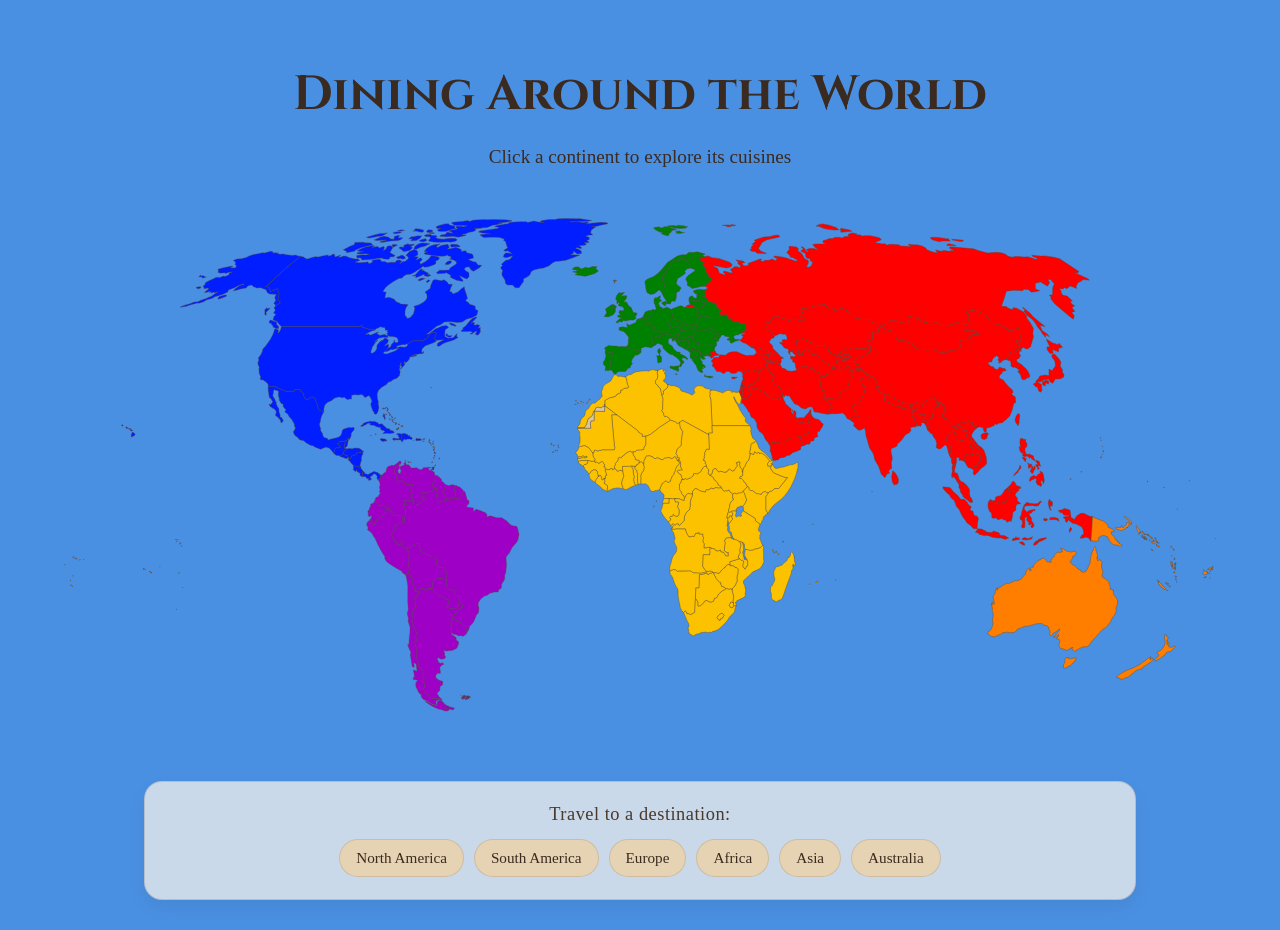
<file: index.html>
<!DOCTYPE html>
<html lang="en">
<head>
  <meta charset="UTF-8">
  <meta name="viewport" content="width=device-width, initial-scale=1.0">
  <title>Dining Around the World</title>
  <link rel="stylesheet" href="styles.css">

<link rel="preconnect" href="https://fonts.googleapis.com">
<link rel="preconnect" href="https://fonts.gstatic.com" crossorigin>
<link href="https://fonts.googleapis.com/css2?family=Alegreya+SC:ital,wght@0,400;0,500;0,700;0,800;0,900;1,400;1,500;1,700;1,800;1,900&family=Cinzel:wght@400..900&family=EB+Garamond:ital,wght@0,400..800;1,400..800&family=Marcellus&family=Prata&family=Tangerine:wght@400;700&display=swap" rel="stylesheet">

</head>
<body>

  <div class="hero">
    <h1 style="font-family: Cinzel, serif;">Dining Around the World</h1>
    <p style="font-family: Georgia, serif;">Click a continent to explore its cuisines</p>
  </div>

  <div class="map-wrapper">	<!-- The zoom transition to countries map -->
    <div class="map-container">	<!-- The homepage continent map -->

    <?xml version="1.0"?>
<!--
*************Map created by Simplemaps.com********************		
*************Attribution is highly appreciated!***************
*************http://simplemaps.com****************************

The MIT License (MIT)

Copyright (c) 2020 Pareto Softare, LLC DBA Simplemaps.com

Permission is hereby granted, free of charge, to any person obtaining a copy
of this software and associated documentation files (the "Software"), to deal
in the Software without restriction, including without limitation the rights
to use, copy, modify, merge, publish, distribute, sublicense, and/or sell
copies of the Software, and to permit persons to whom the Software is
furnished to do so, subject to the following conditions:

The above copyright notice and this permission notice shall be included in
all copies or substantial portions of the Software.

THE SOFTWARE IS PROVIDED "AS IS", WITHOUT WARRANTY OF ANY KIND, EXPRESS OR
IMPLIED, INCLUDING BUT NOT LIMITED TO THE WARRANTIES OF MERCHANTABILITY,
FITNESS FOR A PARTICULAR PURPOSE AND NONINFRINGEMENT. IN NO EVENT SHALL THE
AUTHORS OR COPYRIGHT HOLDERS BE LIABLE FOR ANY CLAIM, DAMAGES OR OTHER
LIABILITY, WHETHER IN AN ACTION OF CONTRACT, TORT OR OTHERWISE, ARISING FROM,
OUT OF OR IN CONNECTION WITH THE SOFTWARE OR THE USE OR OTHER DEALINGS IN
THE SOFTWARE.

-->
<svg baseprofile="tiny" fill="#ececec" height="857" stroke="black" stroke-linecap="round" stroke-linejoin="round" stroke-width=".2" version="1.2" viewbox="0 0 2000 857" width="2000" xmlns="http://www.w3.org/2000/svg">
 <path d="M1383 261.6l1.5 1.8-2.9 0.8-2.4 1.1-5.9 0.8-5.3 1.3-2.4 2.8 1.9 2.7 1.4 3.2-2 2.7 0.8 2.5-0.9 2.3-5.2-0.2 3.1 4.2-3.1 1.7-1.4 3.8 1.1 3.9-1.8 1.8-2.1-0.6-4 0.9-0.2 1.7-4.1 0-2.3 3.7 0.8 5.4-6.6 2.7-3.9-0.6-0.9 1.4-3.4-0.8-5.3 1-9.6-3.3 3.9-5.8-1.1-4.1-4.3-1.1-1.2-4.1-2.7-5.1 1.6-3.5-2.5-1 0.5-4.7 0.6-8 5.9 2.5 3.9-0.9 0.4-2.9 4-0.9 2.6-2-0.2-5.1 4.2-1.3 0.3-2.2 2.9 1.7 1.6 0.2 3 0 4.3 1.4 1.8 0.7 3.4-2 2.1 1.2 0.9-2.9 3.2 0.1 0.6-0.9-0.2-2.6 1.7-2.2 3.3 1.4-0.1 2 1.7 0.3 0.9 5.4 2.7 2.1 1.5-1.4 2.2-0.6 2.5-2.9 3.8 0.5 5.4 0z" id="AF" name="Afghanistan">
 </path>
 <path class="Angola" d="M 1121.2 572 1121.8 574 1121.1 577.1 1122 580.1 1121.1 582.5 1121.5 584.7 1109.8 584.6 1109 605.1 1112.6 610.3 1116.2 614.3 1105.8 616.9 1092.3 616 1088.5 613 1065.8 613.2 1065 613.7 1061.7 610.8 1058.1 610.6 1054.7 611.7 1052 612.9 1051.5 608.9 1052.4 603.2 1054.4 597.3 1054.7 594.6 1056.6 588.8 1058 586.2 1061.3 582 1063.2 579.1 1063.8 574.4 1063.5 570.7 1061.9 568.4 1060.4 564.5 1059.1 560.7 1059.4 559.3 1061.1 556.8 1059.5 550.6 1058.3 546.3 1055.5 542.2 1056.1 541 1058.4 540.1 1060.1 540.2 1062.1 539.5 1078.8 539.6 1080.1 544.3 1081.7 548.2 1083 550.3 1085.1 553.6 1088.9 553.1 1090.7 552.2 1093.8 553.1 1094.7 551.5 1096.2 547.8 1099.7 547.5 1100 546.4 1102.9 546.4 1102.4 548.7 1109.2 548.6 1109.3 552.7 1110.4 555.1 1109.5 559 1109.9 563 1111.7 565.4 1111.3 573 1112.7 572.4 1115.1 572.6 1118.6 571.6 1121.2 572 Z">
 </path>
 <path class="Angola" d="M 1055.3 539 1053.8 534.2 1056.1 531.4 1057.8 530.3 1059.9 532.5 1057.9 533.9 1056.9 535.5 1056.7 538.3 1055.3 539 Z">
 </path>
 <path d="M1088 228l0.4 1.2 1.4-0.6 1.2 1.7 1.3 0.7 0.6 2.3-0.5 2.2 1 2.7 2.3 1.5 0.1 1.7-1.7 0.9-0.1 2.1-2.2 3.1-0.9-0.4-0.2-1.4-3.1-2.2-0.7-3 0.1-4.4 0.5-1.9-0.9-1-0.5-2.1 1.9-3.1z" id="AL" name="Albania">
 </path>
 <path d="M1296.2 336.7l1.3 5.1-2.8 0 0 4.2 1.1 0.9-2.4 1.3 0.2 2.6-1.3 2.6 0 2.6-1 1.4-16.9-3.2-2.7-6.6-0.3-1.4 0.9-0.4 0.4 1.8 4.2-1 4.6 0.2 3.4 0.2 3.3-4.4 3.7-4.1 3-4 1.3 2.2z" id="AE" name="United Arab Emirates">
 </path>
 <path class="Argentina" d="M 669.1 851.7 666.1 851.5 661.1 851.5 655.1 837.9 658.2 840.7 662.5 845.3 670.3 849 677.6 850.5 676.8 853.5 672.4 853.8 669.1 851.7 Z">
 </path>
 <path class="Argentina" d="M 638.6 644.7 649.9 655.1 654.5 656.1 661.8 660.9 667.7 663.4 668.8 666.2 664.6 676 670.4 677.7 676.7 678.7 680.9 677.7 685.2 672.7 685.5 667.1 688.1 665.8 691.3 669.6 691.7 674.7 687.5 678.2 684.2 680.8 678.9 687.1 672.9 695.8 672.4 701 672 707.6 673.2 714 672.3 715.4 672.7 719.5 673 722.9 680.8 728.4 681 732.8 684.9 735.6 685.2 738.7 681.9 746.9 674.9 750.4 664.7 751.7 658.7 751 660.8 754.9 660.9 759.6 662.7 762.8 660.2 765.1 655.1 766 649.5 763.6 648 765.3 650.5 771.6 654.5 773.5 656.8 771.5 659.3 774.8 655.1 776.8 652.2 780.8 653.4 787.1 653.3 790.5 648.5 790.5 645.5 793.7 645.6 798.5 652.1 803.1 657.3 804.3 657.5 810 652.9 813.5 652.3 820.8 648.8 823.2 647.9 826.1 652.1 832.6 656.7 836.1 654.6 835.8 649.7 834.8 637.6 834 634.1 830.4 632.2 825.8 629.1 826.2 626.5 823.9 623.4 817.4 626.1 814.6 626.2 810.7 624.4 807.5 625.1 802.1 624 793.8 622.2 790.1 624 788.9 622.6 786.5 619.8 785.3 620.6 782.6 617.5 780.2 613.8 772.9 615.5 771.6 612.2 763.8 611.4 757.3 611.2 751.6 613.7 749.3 610.4 743 608.8 737.2 611.8 733 610.4 727.6 612 721.4 610.6 715.5 609 714.3 604.1 703.2 606.2 696.6 604.5 690.4 605.4 684.5 608 678.5 611.3 674.5 609.3 672 610.1 669.9 608.5 659.2 614.1 656.1 615.3 649.4 614.4 647.8 618.4 642 625.9 643.6 629.6 648.2 631.2 643 637.6 643.3 638.6 644.7 Z">
 </path>
 <path d="M1230.8 253l-1.8 0.2-2.8-3.7-0.2-1-2.3 0-1.9-1.7-1 0.1-2.4-1.8-4.2-1.6-0.1-3.1-1.3-2.2 7-1 1.4 1.6 2.2 1.1-0.7 1.6 3.2 2.2-1.1 2.1 2.6 1.7 2.5 1 0.9 4.5z" id="AM" name="Armenia">
 </path>
 <path class="Australia" d="M 1743 763.6 1746.7 765.8 1750 764.9 1754.9 763.7 1757.7 764.1 1753.2 771.7 1749.9 773.8 1745.9 779 1745.3 777.2 1738.7 781.6 1737.9 781.3 1734.9 781.1 1735.4 775.7 1737.4 771.5 1738 765.9 1740 763 1743 763.6 Z">
 </path>
 <path class="Australia" d="M 1793.5 590.2 1794.7 595.2 1798.7 592.8 1800.1 595.5 1802.4 598 1801.3 600.9 1801.5 606.4 1801.7 609.6 1803 610.4 1803.4 615.9 1802.2 619.2 1803 623.5 1808.4 626.9 1811.6 629.9 1814.8 632.7 1813.7 634.3 1816 638.3 1816.5 645.3 1819.1 643.9 1820.6 646.6 1822.2 645.7 1821.5 652.5 1824.4 656.4 1826.3 658.8 1829.1 664 1829.1 669.2 1828.1 672.9 1826.3 676.8 1827 682.3 1824.5 688 1822.4 691 1818.6 696.7 1817.1 700.4 1814 705 1809 710.8 1803.5 714 1799.1 718.9 1795.8 722.1 1791.4 727.6 1787.7 730.8 1783.8 735.6 1780.7 740 1779.9 742.1 1775.6 744.3 1769.5 744.5 1763.2 747.2 1759.4 749.6 1754.6 752.4 1751.9 749.5 1749.3 748.4 1751.9 745.1 1748.4 746.3 1741.2 750.9 1737.6 749.2 1735.2 748.2 1732.4 747.7 1728.3 745.9 1727 741.9 1728.5 737.1 1728.9 733.8 1727.5 731.2 1722.8 730.5 1726 727.3 1726.9 722.6 1722.2 727 1716.9 728.2 1721.4 724.7 1723.9 721 1727.4 717.8 1729 713.1 1722.2 718.5 1717.9 720.7 1713.6 725.8 1710.6 723.2 1712.3 719.8 1710.9 715.1 1709.1 712.7 1710.7 711.2 1705.4 707.3 1701.6 707.2 1697.6 704 1687.7 704.6 1679.8 706.9 1672.9 709.1 1667.9 708.7 1660.9 712 1655.6 713.4 1653.3 716.8 1650.3 719.4 1645.6 719.6 1642 720.1 1637.8 719 1633.6 719.7 1629.8 720 1625.3 723.4 1623.8 723.1 1620.4 724.9 1617 726.9 1613.2 726.7 1609.7 726.7 1605.6 722.6 1603.2 721.4 1604.7 717.7 1607.6 716.8 1609.1 715.4 1609.7 713.1 1612 708.6 1612.7 704.8 1612 698.3 1612.2 694.6 1613.6 691 1612.7 686.8 1613 684.9 1611.3 682.3 1612 677.3 1610.1 672.2 1610 669.5 1611.8 672.3 1611.3 666.3 1613.6 668.2 1614.7 670.7 1615.3 667.4 1613.7 662.3 1613.6 660.3 1612.8 658.4 1614.1 654.7 1615.6 653.1 1616.9 649.9 1617 646.1 1620.1 641.5 1619.7 646.4 1622.8 642 1627.7 639.8 1630.9 637.1 1635.6 634.7 1638.2 634.2 1639.6 635 1644.4 632.6 1647.9 631.9 1649 630.5 1650.5 629.9 1653.6 630.1 1659.8 628.2 1663.3 625.3 1665.3 621.9 1669.2 618.7 1669.9 616.1 1670.6 612.6 1675.5 607.1 1676.9 612.7 1679.5 611.4 1678 608.4 1680.3 605.3 1682.5 606.7 1684 601.8 1687.5 598.6 1689.3 596.1 1692.2 595 1692.6 593.2 1694.9 593.9 1695.3 592.3 1697.9 591.4 1700.7 590.5 1704.4 593.5 1707 597.3 1710.5 597.3 1714 597.9 1713.3 594.4 1716.8 589.3 1719.5 587.6 1718.9 586 1721.8 582.3 1725.5 580 1728.2 580.8 1733.1 579.6 1733.4 576.3 1729.5 574.2 1732.6 573.3 1736.2 574.9 1738.9 577.5 1743.4 579.1 1745.1 578.5 1748.4 580.5 1751.9 578.6 1753.9 579.2 1755.4 577.9 1757.6 581.1 1755.6 584.6 1753.1 587.2 1751.2 587.4 1751.5 589.9 1749.3 593.1 1746.8 596.3 1747 598.1 1750.8 601.7 1754.8 603.7 1757.3 605.9 1760.6 609.7 1762.2 609.7 1764.8 611.4 1765.3 613.4 1770.2 615.5 1774.3 613.3 1776.1 609.9 1777.8 607 1779.1 603.5 1781.7 598.4 1781.5 595.3 1782.2 593.4 1782.1 589.8 1783.5 584.9 1784.8 583.6 1784.2 581.5 1786 578.1 1787.5 574.6 1787.9 572.7 1790.2 570.3 1791.5 573.5 1791.4 577.5 1792.7 578.3 1792.6 581 1794.2 584.2 1794.1 587.9 1793.5 590.2 Z">
 </path>
 <path d="M1070.6 190.8l-0.3 0.8 0.7 2.1-0.2 2.6-2.8 0 1.1 1.4-1.3 4-0.9 1.1-4.4 0.1-2.4 1.5-4.2-0.5-7.3-1.7-1.3-2.1-4.9 1.1-0.5 1.2-3.1-0.9-2.6-0.2-2.3-1.2 0.7-1.5-0.2-1.1 1.4-0.3 2.7 1.7 0.6-1.7 4.4 0.3 3.5-1.1 2.4 0.2 1.7 1.3 0.4-1.1-1-4.1 1.7-0.8 1.6-2.9 3.8 2.1 2.6-2.6 1.7-0.5 4 1.9 2.3-0.3 2.4 1.2z" id="AT" name="Austria">
 </path>
 <path class="Azerbaijan" d="M 1229 253.2 1225.2 252.3 1222 249.4 1220.8 246.9 1221.8 246.8 1223.7 248.5 1226 248.5 1226.2 249.5 1229 253.2 Z">
 </path>
 <path class="Azerbaijan" d="M 1235.3 236.2 1237.8 233.6 1241.3 236.9 1244.9 241.5 1247.4 241.8 1249.3 243.5 1245.1 244 1245.2 249 1244.8 251.2 1243.1 252.7 1243.9 255.8 1242.6 256.2 1238.7 252.8 1239.9 249.7 1238 247.8 1236.1 248.3 1230.8 253 1229.9 248.5 1227.4 247.5 1224.8 245.8 1225.9 243.7 1222.7 241.5 1223.4 239.9 1221.2 238.8 1219.8 237.2 1220.9 236.1 1225.1 238 1228 238.3 1228.6 237.6 1225.3 234.1 1226.5 233.3 1228 233.5 1232.3 237.3 1234.7 237.8 1235.3 236.2 Z">
 </path>
 <path d="M1154.9 530.4l-0.6 0.1 0-0.3-2-6.1-0.01-0.06-0.09-1.04-1.4-2.9 3.5 0.5 1.7-3.7 3.1 0.4 0.3 2.5 1.2 1.5 0 2.1-1.4 1.3-2.3 3.4-2 2.3z" id="BI" name="Burundi">
 </path>
 <path d="M1016.5 177.1l-0.4 4.2-1.3 0.2-0.4 3.5-4.4-2.9-2.5 0.5-3.5-2.9-2.4-2.5-2.2-0.1-0.8-2.2 3.9-1.2 3.6 0.5 4.5-1.3 3.1 2.7 2.8 1.5z" id="BE" name="Belgium">
 </path>
 <path d="M1006.7 427l-0.2 2.1 1.3 3.8-1.1 2.6 0.6 1.7-2.8 4-1.7 2-1.1 4 0.2 4.1-0.3 10.3-4.7 0.8-1.4-4.4 0.3-14.8-1.2-1.3-0.2-3.2-2-2.2-1.7-1.9 0.7-3.4 2-0.7 1.1-2.8 2.8-0.6 1.2-1.9 1.9-1.9 2 0 4.3 3.7z" id="BJ" name="Benin">
 </path>
 <path d="M988.5 406l-0.5 3.1 0.8 2.9 3.1 4.2 0.2 3.1 6.5 1.5-0.1 4.4-1.2 1.9-2.8 0.6-1.1 2.8-2 0.7-4.9-0.1-2.6-0.5-1.8 1-2.5-0.5-9.8 0.3-0.2 3.7 0.8 4.8-3.9-1.6-2.6 0.2-2 1.6-2.5-1.3-1-2.2-2.5-1.4-0.4-3.7 1.6-2.7-0.2-2.2 4.5-5.3 0.9-4.4 1.5-1.6 2.7 0.9 2.4-1.3 0.8-1.7 4.3-2.8 1.1-2 5.3-2.7 3.1-0.9 1.4 1.2 3.6 0z" id="BF" name="Burkina Faso">
 </path>
 <path d="M1500.6 360.3l0.6 4.6-2.1-1 1.1 5.2-2.1-3.3-0.8-3.3-1.5-3.1-2.8-3.7-5.2-0.3 0.9 2.7-1.2 3.5-2.6-1.3-0.6 1.2-1.7-0.7-2.2-0.6-1.6-5.3-2.6-4.8 0.3-3.9-3.7-1.7 0.9-2.3 3-2.4-4.6-3.4 1.2-4.4 4.9 2.8 2.7 0.3 1.2 4.5 5.4 0.9 5.1-0.1 3.4 1.1-1.6 5.4-2.4 0.4-1.2 3.6 3.6 3.4 0.3-4.2 1.5 0 4.4 10.2z" id="BD" name="Bangladesh">
 </path>
 <path d="M1132.6 221.6l-2.3 2.6-1.3 4.5 2.1 3.6-4.6-0.8-5 2 0.3 3.2-4.6 0.6-3.9-2.3-4 1.8-3.8-0.2-0.8-4.2-2.8-2.1 0.7-0.8-0.6-0.8 0.6-2 1.8-2-2.8-2.7-0.7-2.4 1.1-1.4 1.8 2.6 1.9-0.4 4 0.9 7.6 0.4 2.3-1.6 5.9-1.5 4 2.3 3.1 0.7z" id="BG" name="Bulgaria">
 </path>
 <path d="M1083 214.3l1.9-0.1-1.1 2.8 2.7 2.5-0.5 2.9-1.1 0.3-0.9 0.6-1.6 1.5-0.4 3.5-4.8-2.4-2.1-2.7-2.1-1.4-2.5-2.4-1.3-1.9-2.7-3 0.8-2.6 2 1.5 1-1.4 2.3-0.1 4.5 1.1 3.5-0.1 2.4 1.4z" id="BA" name="Bosnia and Herzegovina">
 </path>
 <path d="M1141.6 162.7l-3.9-0.2-0.8 0.6 1.5 2 2 4-4.1 0.3-1.3 1.4 0.3 3.1-2.1-0.6-4.3 0.3-1.5-1.5-1.7 1.1-1.9-0.9-3.9-0.1-5.7-1.5-4.9-0.5-3.8 0.2-2.4 1.6-2.3 0.3-0.5-2.8-1.9-2.8 2.8-1.3-0.4-2.4-1.7-2.3-0.6-2.7 4.7 0 4.8-2.3 0.5-3.4 3.6-2-1-2.7 2.7-1 4.6-2.3 5.3 1.5 0.9 1.5 2.4-0.7 4.8 1.4 1.1 2.9-0.7 1.6 3.8 4 2.1 1.1 0 1.1 3.4 1.1 1.7 1.6-1.6 1.3z" id="BY" name="Belarus">
 </path>
 <path d="M487.8 399.8l-1.7 0 1.3-7.2 0.7-5.1 0.1-1 0.7-0.3 0.9 0.8 2.5-3.9 1.1-0.1-0.1 1 1 0-0.3 1.8-1.3 2.7 0.4 1-0.9 2.3 0.3 0.6-1 3.3-1.3 1.7-1.1 0.2-1.3 2.2z" id="BZ" name="Belize">
 </path>
 <path d="M662.5 631.4l-0.3-2-5.4-3.3-5.2-0.1-9.6 1.9-2.1 5.6 0.2 3.5-1.5 7.7-1-1.4-6.4-0.3-1.6 5.2-3.7-4.6-7.5-1.6-4 5.8-3.9 0.9-3.1-8.9-3.7-7.2 1.1-6.2-3.2-2.7-1.2-4.6-3.2-4.4 2.9-6.9-2.9-5.4 1.1-2.2-1.2-2.4 1.9-3.2-0.3-5.4 0-4.6 1.1-2.1-5.5-10.4 4.2 0.6 2.9-0.2 1.1-1.9 4.8-2.6 2.9-2.4 7.3-1.1-0.4 4.8 0.9 2.5-0.3 4.3 6.5 5.7 6.4 1.1 2.3 2.4 3.9 1.3 2.5 1.8 3.5 0 3.4 1.9 0.5 3.7 1.2 1.9 0.3 2.7-1.7 0.1 2.8 7.5 10.7 0.3-0.5 3.7 0.8 2.5 3.2 1.8 1.7 4-0.6 5.1-1.3 2.8 0.8 3.6-1.6 1.4z" id="BO" name="Bolivia">
 </path>
 <path d="M665.8 489.6l3.1 0.6 0.6-1.4-1-1.2 0.6-1.9 2.3 0.6 2.7-0.7 3.2 1.4 2.5 1.3 1.7-1.7 1.3 0.2 0.8 1.8 2.7-0.4 2.2-2.5 1.8-4.7 3.4-5.9 2-0.3 1.3 3.6 3 11.2 3.1 1.1 0.1 4.4-4.3 5.3 1.7 1.9 10.1 1 0.2 6.5 4.3-4.2 7.1 2.3 9.5 3.9 2.8 3.7-0.9 3.6 6.6-2 11 3.4 8.5-0.2 8.4 5.3 7.4 7.2 4.4 1.8 4.8 0.3 2.1 2 2 8.2 1.1 3.9-2.1 10.6-2.7 4.2-7.7 8.9-3.4 7.3-4 5.5-1.4 0.2-1.3 4.7 0.9 12-1.1 9.9-0.3 4.2-1.6 2.6-0.5 8.6-5.2 8.3-0.5 6.7-4.3 2.7-1.1 3.9-6 0-8.5 2.4-3.7 2.9-6 1.9-6.1 5.1-4.1 6.4-0.3 4.8 1.3 3.5-0.3 6.5-0.8 3.1-3.4 3.6-4.5 11.3-4 5-3.2 3.1-1.5 6.1-2.9 3.6-2.1-3.6 1.8-3.1-3.8-4.3-4.8-3.6-6.3-4.1-1.9 0.2-6.3-5-3.4 0.7 6-8.7 5.3-6.3 3.3-2.6 4.2-3.5-0.4-5.1-3.2-3.8-2.6 1.3 0.7-3.7 0.3-3.8-0.3-3.6-2.1-1.1-2 1-2.1-0.3-0.8-2.4-1.1-5.9-1.2-1.9-3.9-1.8-2.2 1.3-5.9-1.3-0.4-8.7-2-3.5 1.6-1.4-0.8-3.6 1.3-2.8 0.6-5.1-1.7-4-3.2-1.8-0.8-2.5 0.5-3.7-10.7-0.3-2.8-7.5 1.7-0.1-0.3-2.7-1.2-1.9-0.5-3.7-3.4-1.9-3.5 0-2.5-1.8-3.9-1.3-2.3-2.4-6.4-1.1-6.5-5.7 0.3-4.3-0.9-2.5 0.4-4.8-7.3 1.1-2.9 2.4-4.8 2.6-1.1 1.9-2.9 0.2-4.2-0.6-3.2 1.1-2.6-0.7-0.1-9.7-4.4 3.7-5-0.1-2.3-3.5-3.8-0.3 1-2.8-3.3-3.9-2.6-5.8 1.5-1.1-0.2-2.8 3.4-1.8-0.7-3.5 1.4-2.2 0.3-3 6.3-4.4 4.6-1.2 0.8-1 5.1 0.3 2.2-17.6 0.1-2.8-0.9-3.6-2.6-2.4 0.1-4.7 3.2-1 1.1 0.7 0.2-2.5-3.3-0.7 0-4 11 0.2 1.9-2.3 1.6 2.1 1 3.8 1.1-0.8 3.1 3.4 4.4-0.4 1.1-2 4.2-1.5 2.4-1.1 0.7-2.7 4.1-1.8-0.3-1.4-4.8-0.5-0.7-4.1 0.3-4.3-2.5-1.6 1.1-0.6 4.1 0.8 4.5 1.6 1.7-1.5 4.1-1 6.4-2.4 2.1-2.5-0.7-1.8 3-0.2 1.2 1.4-0.8 2.9 2 0.9 1.2 3-1.6 2.3-1 5.4 1.4 3.3 0.3 3 3.5 3 2.8 0.3 0.6-1.3 1.8-0.3 2.6-1.1 1.8-1.7 3.2 0.6 1.3-0.3z" id="BR" name="Brazil">
 </path>
 <path d="M1633.1 472.8l2.2-2.4 4.6-3.6-0.1 3.2-0.1 4.1-2.7-0.2-1.1 2.2-2.8-3.3z" id="BN" name="Brunei Darussalam">
 </path>
 <path d="M1488.8 323.5l2.6 2.1 0.5 3.9-4.5 0.2-4.7-0.4-3.2 1-5.5-2.5-0.4-1.2 2.6-4.8 2.6-1.6 4.3 1.4 2.9 0.2 2.8 1.7z" id="BT" name="Bhutan">
 </path>
 <path d="M1127.6 615.7l1.9 5.1 1.1 1.2 1.6 3.7 6.1 7 2.3 0.7-0.1 2.3 1.5 4.1 4.3 1 3.4 2.9-8.1 4.7-5.2 4.8-2 4.3-1.8 2.4-3 0.5-1.2 3.1-0.6 2-3.6 1.4-4.5-0.3-2.5-1.8-2.3-0.7-2.8 1.4-1.5 3.1-2.7 1.9-2.8 2.9-4 0.7-1.1-2.3 0.6-3.9-3-6.1-1.4-1 0.6-18.7 5.5-0.2 0.8-22.9 4.2-0.2 8.7-2.3 2 2.7 3.7-2.5 1.7 0 3.2-1.5 1 0.5z" id="BW" name="Botswana">
 </path>
 <path d="M1121.3 446.5l3.9 2.5 3.1 2.6 0.1 2.1 3.9 3.3 2.4 2.8 1.4 3.8 4.3 2.6 0.9 2-1.8 0.7-3.7-0.1-4.2-0.7-2.1 0.5-0.9 1.6-1.8 0.2-2.2-1.4-6.3 3.2-2.6-0.6-0.8 0.5-1.6 3.9-4.3-1.3-4.1-0.6-3.6-2.4-4.7-2.2-3 2.1-2.2 3.2-0.5 4.5-3.6-0.3-3.9-1.1-3.3 3.4-3 6-0.6-1.9-0.3-2.9-2.6-2.1-2.1-3.3-0.5-2.3-2.7-3.4 0.5-1.9-0.6-2.7 0.4-5 1.4-1.1 2.8-6.5 4.6-0.5 1-1.7 1 0.2 1.4 1.4 7.1-2.4 2.4-2.5 2.9-2.3-0.6-2.2 1.6-0.6 5.5 0.4 5.2-3 4-7 2.8-2.6 3.6-1.1 0.7 2.7 3.3 4 0 2.7-0.8 2.6 0.4 2 1.9 1.9 0.5 0.3z" id="CF" name="Central African Republic">
 </path>
 <path class="Canada" d="M 665.9 203.6 669.3 204.5 674 204.3 670.7 206.9 668.7 207.3 663.2 204.6 662.6 202.5 665.1 200.6 665.9 203.6 Z">
 </path>
 <path class="Canada" d="M 680.3 187.6 677.9 187.7 672.1 185.8 668.6 182.8 670.5 182.3 676.4 183.9 680.6 186.5 680.3 187.6 Z">
 </path>
 <path class="Canada" d="M 372.4 191.3 369.3 192.2 363 189.4 363 187.2 360.1 185 360.4 183.2 356.1 182.1 356.7 178.7 358.2 177.3 362.3 178.6 364.7 179.6 368.8 180.2 369 182.4 369.4 185.3 372.6 187.9 372.4 191.3 Z">
 </path>
 <path class="Canada" d="M 711.5 177.8 706.5 183.2 710.4 181.1 713.3 182.5 710.9 184.6 714.7 186.3 717.5 184.8 721.8 186.7 719 191.3 722.8 190.2 722.5 193.5 723 197.4 719.4 203 717 203.2 714.1 202 716.6 196.9 715.4 196.1 708.1 201.5 705.1 201.3 709.5 198.3 705.1 196.8 699.6 197.2 690 197 689.8 195.2 693.6 192.9 691.9 191.3 697.3 187.5 705.5 177.6 709.7 174.1 714.7 172 716.8 172.2 715.3 173.9 711.5 177.8 Z">
 </path>
 <path class="Canada" d="M 351.5 156.4 353 157.2 358 156.7 350.8 163.6 351.1 168.6 349.2 168.6 348.5 165.8 349 162.9 348.2 161 349.5 158.3 351.5 156.4 Z">
 </path>
 <path class="Canada" d="M 634.9 108.9 631.3 111.9 629.6 111.4 629.5 109.7 629.9 109.3 632.7 107.6 634.4 107.7 634.9 108.9 Z">
 </path>
 <path class="Canada" d="M 625.2 105.7 618 108.9 615 108.7 615 107.2 620 104.5 626 104.6 625.2 105.7 Z">
 </path>
 <path class="Canada" d="M 622.1 88.9 621.2 91.4 623.9 90.5 625.4 92 628.9 94 632.7 95.7 631.3 98.4 634.8 98 636.7 99.9 631.7 101.7 625.8 100.3 625 97.7 618.7 100.8 610.5 103.7 611.2 100.4 604.9 100.9 610.6 98.1 614.2 93.6 619.3 88.5 622.1 88.9 Z">
 </path>
 <path class="Canada" d="M 667 80.6 662.1 80.9 662.8 78.2 666.6 75.1 670.9 74.4 673.2 75.9 671.7 78.2 670.8 79 667 80.6 Z">
 </path>
 <path class="Canada" d="M 592.5 69.9 588.4 71.8 584.2 70.2 580.3 70.7 576.9 68.3 581.9 66.6 586.8 64.3 589.8 65.8 591.4 66.8 591.8 67.8 592.5 69.9 Z">
 </path>
 <path class="Canada" d="M 645.5 212.5 643.3 208.9 646.2 200.4 644.6 198.6 640.9 199.6 639.8 198 634.3 202.7 631.1 207.6 628.3 210.5 625.8 211.5 624.1 211.8 623 213.3 613.7 213.3 605.9 213.4 603.2 214.5 596.4 218.9 596.4 218.8 595.5 218.4 593.5 219.3 591.6 220.6 589.8 219.5 585.1 220.3 581.2 221.2 579.3 222 577 224.1 578.8 224.8 580.5 224.4 580.8 224.4 580.5 226.3 575.7 227 572.9 227.8 571.2 228.8 568.6 228.2 567 228.5 564.1 230.3 559.5 232.3 556.8 231.9 558.8 229.7 562.5 226.2 566.6 224.1 567.7 222.3 568.6 219.3 572.4 215.8 573.3 211.8 574.4 215.7 578.2 216.6 580.6 214.5 579.2 209.7 578.3 207.7 574.3 206.5 570.5 205.8 566.6 205.8 563.2 205 562.8 203.6 561.4 204.5 560.2 204.3 562.1 202.2 560.3 201.4 562.2 199 561 197.2 562.7 195.4 557.5 194.5 557.4 190.9 556.6 190.1 553.3 189.9 549.2 188.7 547.7 189.5 545.9 191 542.6 192 539.5 194.5 534.1 192.8 529.7 193.6 525.8 191.7 521.2 190.7 517.9 190.3 516.9 189.3 517.8 185.9 516.1 185.9 514.8 188.3 504.6 188.3 487.6 188.3 470.8 188.3 455.9 188.3 441.1 188.3 426.4 188.3 411.3 188.3 406.5 188.3 391.8 188.3 377.7 188.3 377 188.3 371.6 182.2 370 179.5 363 176.9 364.3 171.4 367.9 167.7 363.8 165 366.9 160.1 364.8 155.7 367.3 152.5 372.4 149.6 375.6 145.8 371 142 372.4 135.1 373.5 130.9 371.9 128.2 371.1 125.8 371.7 122.7 365.2 124.6 357.6 127.9 357.3 124.1 356.8 121.5 354 119.9 349.8 119.7 385.4 87 410 66.6 416 67.9 419.3 70.5 423 71 429.3 68.8 436.3 67.1 441.6 67.7 450.5 65.4 458.7 64.1 458.9 66.3 463.4 65 467.3 62.5 469.4 63.1 470.8 67.9 480.3 64.2 476.4 68.3 482.4 67.4 485.6 65.9 490.2 66.2 494.1 68.4 501.6 70.4 506.3 71.3 510.7 71 513.6 73.8 505.1 76.5 511.5 77.6 523.4 77 527.8 76 529.2 79.3 536.3 76.6 534.2 74.2 538.7 72.4 543.9 72.1 547.8 71.6 549.9 72.9 551.4 75.8 556.4 75.4 561.7 77.9 568.9 77 574.9 77.1 577.3 73.7 581.8 72.8 586.7 74.6 582.4 79.8 588.6 75.4 591.8 75.6 598.2 70.1 596.6 66.8 593.7 64.6 599.2 58.7 607.4 54.9 611.9 55.8 613.9 58.1 614.3 64.1 608.5 66.7 615.2 67.8 610.8 73.3 619.7 69.1 621.9 72.6 617.6 76.6 618.9 80.3 626.2 76.4 632.7 71.6 637.4 65.7 642.9 66.1 648.3 66.9 651.9 69.6 650.2 72.3 645.1 75.2 646 78.1 643.6 80.8 632.7 84.7 626.2 85.6 623 83.9 619.7 86.7 612.3 91.4 609.3 93.9 601.6 97.7 595.1 98.1 590 100.5 587.1 104.3 581.4 105 572.7 109.7 563.3 116.2 558.3 120.8 553.4 127.7 559.4 128.7 557.9 134.2 557.1 138.8 564.4 137.6 571.4 140.2 574.7 142.5 576.4 145.3 581.3 147 584.9 149.5 592.5 149.9 597.3 150.5 593.7 155.7 592 161.8 592.1 168.7 596.5 174.6 601.2 172.6 606.8 166.2 609.1 156.6 607.4 153.4 616.4 150.5 623.9 146.3 628.7 142.1 630.4 138.1 630 133 626.8 128.5 635.7 122.3 636.7 117 640.6 108 644.4 106.6 651.1 108.2 655.3 108.8 659.8 107.2 662.9 109.2 666.5 112.6 666.7 114.8 674.4 115.3 671.8 120.2 669.5 127.6 673.3 128.6 674.9 132.1 683.1 128.8 690.6 122.2 694.8 119.5 695.9 124.8 698.5 132.3 700.5 139.5 697.1 143.3 701.9 146.7 704.8 150.1 711.7 151.7 714.1 153.6 714.1 158.8 717.5 159.6 718.6 161.9 716.6 168.8 712.3 171.1 708.1 173.3 699.3 175.5 691.4 180.5 682.8 181.6 672.7 180.2 665.4 180.2 660.1 180.6 654.4 185.1 647 187.9 636.9 196.1 629 201.9 633.7 200.9 644.6 192.6 656.9 187.4 664.5 186.8 667.8 189.9 661.7 194.1 661.1 200.8 661.2 205.6 666.8 208.7 675.4 207.8 682.6 200.7 681.6 205.3 684.1 207.6 676.7 211.7 664.3 215.5 658.5 218 651.3 222.6 647.6 222.1 649.1 216.8 659.5 211.5 651.4 211.7 645.5 212.5 Z">
 </path>
 <path class="Canada" d="M 539 48.7 534.3 51.1 544.8 49.6 547.4 52.2 554.7 49.5 556.5 51.2 554.3 56.3 558.6 54.2 561.4 48.9 565.7 48.1 568.7 48.9 570.9 51 568.2 56.1 565.8 59.8 570 62.4 575 65 572.4 67.3 565.3 67.8 566.1 69.8 562.9 71.8 556.2 71 550.5 69.5 545.4 69.8 535.9 71.7 524.6 72.5 516.7 73 517 70.4 512.9 69 508.6 69.6 508 65.3 511.3 64.7 518.6 63.8 524.1 64.1 530.3 63.1 523.8 61.9 514.7 62.3 509 62.2 509 60.3 520.7 58.1 514.4 58.2 509 56.8 516.8 52.9 522 50.8 536.2 47.7 539 48.7 Z">
 </path>
 <path class="Canada" d="M 578.5 47.2 571.5 50.6 569.2 47 571.3 46.2 576.8 46 578.5 47.2 Z">
 </path>
 <path class="Canada" d="M 687.1 48.8 686.4 50.2 682.3 50.1 678.2 50 673.3 50.7 672.4 50.3 670.3 47.6 672 45.8 674.2 45.4 682.6 46 687.1 48.8 Z">
 </path>
 <path class="Canada" d="M 647.3 48.5 647.6 51.7 654.8 47.6 666.5 45.5 668.8 50.8 665.6 54.2 674.6 52.7 679.9 50.6 686.7 53.2 690.4 55.7 689.3 58 697.5 56.8 699.4 60.2 707.8 62.3 710 64.4 710.9 69.5 701.8 72 709.5 75.6 715.4 76.8 718.7 81.8 725.2 82.2 721.9 86.1 711 92.6 707 90.2 703.2 84.8 697.3 85.5 695 88.8 697.7 92 702.2 94.6 703.2 96.1 703.1 101.8 699.5 105.9 694.8 104.3 686.2 99.8 689.8 104.7 692.6 108.2 692.3 110.2 681.4 107.9 673.8 104.5 670 101.8 672.4 100.1 667.6 97.2 662.9 94.5 662 96.1 648.9 97 646.5 95.1 651.9 90.9 660 90.8 669.3 90.1 669.1 88.1 672.2 85.3 681 79.9 681.4 77.4 680.9 75.6 676.2 72.9 669.1 71.1 672.6 69.7 670.6 66.3 667.2 66 665.3 64.2 662 65.8 654.1 66.5 640.1 65.3 632.7 63.7 626.8 62.9 624.9 61 631.2 58.6 625.5 58.6 628.8 53.3 635.9 48.7 641.9 46.6 653.1 45.2 647.3 48.5 Z">
 </path>
 <path class="Canada" d="M 596.9 45 600.5 46.1 608.1 45.4 607.6 46.9 601.5 49.4 605.3 51.6 600.1 56.3 591.7 58.3 588.3 57.9 587.4 55.9 581.5 51.9 583.2 50.2 590.6 50.8 589.7 47.5 596.9 45 Z">
 </path>
 <path class="Canada" d="M 619.5 50.5 611.7 54.4 607.3 54.2 609.1 49.6 611.7 47.1 615.9 44.9 621.1 43.5 629 43.7 635.2 44.9 625.1 49.5 619.5 50.5 Z">
 </path>
 <path class="Canada" d="M 503.7 57.7 490.2 60.3 490.8 58 484.8 55.2 489.2 53 496.7 49.2 504.3 45.8 504.7 42.7 518.7 41.9 522.9 43 532.4 43.3 534.3 44.7 535.9 46.9 529.4 48.2 515.5 51.8 506.3 55.5 503.7 57.7 Z">
 </path>
 <path class="Canada" d="M 628.9 39.3 624.8 41.2 619.6 40.8 616.4 39.5 620.9 37.3 627.8 35.9 629.2 37.7 628.9 39.3 Z">
 </path>
 <path class="Canada" d="M 620.1 30.6 620.3 32.9 617.5 35.4 611.7 39.2 604.8 39.7 601.6 38.9 605 36 598.4 36.3 602.7 32.5 606.5 32.7 614.2 31 619.1 31.3 620.1 30.6 Z">
 </path>
 <path class="Canada" d="M 580.7 33.2 580 34.9 584.4 34.1 588 34.3 585.7 36.8 580.6 39.1 566.7 39.9 554.4 42.1 548.4 42.2 549.9 40.6 560.6 38.3 542.7 38.9 538.5 38 550.2 33.2 555.6 31.8 563.9 33.5 566.8 36.4 572.9 36.8 573.6 32.1 579.4 30.3 582.5 30.8 580.7 33.2 Z">
 </path>
 <path class="Canada" d="M 636.4 28.8 638.7 30.4 646.1 30.4 647.5 32 644.7 33.8 647.8 34.9 649 36.1 653.9 36.3 659 36.7 666.1 35.7 674.2 35.2 680 35.6 682.3 37.5 681.3 39.5 677.7 40.9 671 42 666.7 41.3 654.9 42.1 646.9 42.2 641.3 41.6 632.7 40 634.3 37.2 636.4 34.8 635 32.6 628 32 625.4 30.5 629.2 28.5 636.4 28.8 Z">
 </path>
 <path class="Canada" d="M 560.7 26.2 554.9 29.9 549.6 31.6 545.8 31.8 535.9 33.9 528.8 34.7 525.2 33.6 536.9 29.9 549.1 26.8 554.6 26.9 560.7 26.2 Z">
 </path>
 <path class="Canada" d="M 641.9 26.8 640.1 26.9 633.5 26.6 634.2 25.3 641.4 25.4 643 26.2 641.9 26.8 Z">
 </path>
 <path class="Canada" d="M 583.1 25.9 574.3 27.3 571 25.8 576.1 24.3 582.1 23.8 586.2 24.5 583.1 25.9 Z">
 </path>
 <path class="Canada" d="M 590.9 21.7 585.2 22.6 579.2 22.6 580.2 21.9 585.9 20.6 587.6 20.8 590.9 21.7 Z">
 </path>
 <path class="Canada" d="M 637.7 24.2 631.1 25.2 629.5 24.1 630.1 22.4 632.3 20.5 636.7 20.7 638.4 21 640.7 22.6 637.7 24.2 Z">
 </path>
 <path class="Canada" d="M 623.9 23 622.8 24.9 617.5 24.4 613.5 22.9 605.7 22.7 611 21.4 608.2 20.3 610.4 18.5 616.5 19.1 624 20.8 623.9 23 Z">
 </path>
 <path class="Canada" d="M 678 16.9 680.7 18.4 674.2 19.7 663.6 23.2 656.8 23.5 650 22.9 648.4 21 650.5 19.4 654.8 18.2 648.2 18.2 646.2 16.7 646.6 14.8 651.5 12.9 655.6 11.6 659.6 11.3 659.3 10.3 667.6 10.1 669.2 12.3 673.9 13.2 678.7 14.1 678 16.9 Z">
 </path>
 <path class="Canada" d="M 757.2 2.9 765.9 3.2 772.6 3.7 777.8 4.7 776.7 5.7 766.9 7.4 757.9 8.2 753.9 9.1 761.4 9.1 750.9 11.6 744.1 12.8 734.8 16.3 726.7 17 723.6 18 712.3 18.4 716.7 19 713.4 19.8 714.1 22.1 709.1 23.7 702.2 25 698.7 26.8 692.1 28.3 691.6 29.4 698.1 29.2 697 30.4 684.3 33.3 675.8 31.9 664.1 32.7 659.1 32.1 652.3 31.8 654.4 29.5 662.4 28.4 664.4 25 667 24.7 674.5 26.7 672.8 23.7 667.9 22.8 672.9 21 680.5 19.9 683.3 18.3 680.3 16.6 681.4 14.4 690.8 14.5 693 15 700.3 13.4 693 12.9 680.4 13.2 676 11.8 675.2 10.1 672.7 8.9 673.8 7.6 679.8 6.8 684 6.7 691.4 6.1 698.2 4.6 702.1 4.8 704.5 5.9 709.5 3.9 714.7 3.3 721.2 2.9 731.6 2.7 732.9 3.1 743.2 2.5 750.2 2.7 757.2 2.9 Z">
 </path>
 <path d="M1034.4 197.5l0.2 1.1-0.7 1.5 2.3 1.2 2.6 0.2-0.3 2.5-2.1 1.1-3.8-0.8-1 2.5-2.4 0.2-0.9-1-2.7 2.2-2.5 0.3-2.2-1.4-1.8-2.7-2.4 1 0-2.9 3.6-3.5-0.2-1.6 2.3 0.6 1.3-1.1 4.2 0 1-1.3 5.5 1.9z" id="CH" name="Switzerland">
 </path>
 <path class="China" d="M 1602.2 381.9 1597.9 385 1593 383 1592 377.5 1594.2 374.6 1600 372.8 1603.3 372.9 1604.9 375.4 1602.9 378.2 1602.2 381.9 Z">
 </path>
 <path class="China" d="M 1625.6 185.5 1634.6 190 1640.6 195.8 1648.2 195.8 1650.8 193.4 1657.7 191.5 1659 197.2 1658.7 199.5 1661.5 206.3 1662.1 212.5 1655.2 211.4 1652.3 213.6 1657 219 1660.9 226.5 1658.4 226.6 1660.3 229.9 1654.8 226.1 1654.8 229.7 1648.4 232.4 1651.2 235.8 1646.6 235.5 1643 233.5 1641.9 238.1 1638 241.5 1635.9 245.6 1629.6 247.4 1627.2 250.4 1622.4 252.2 1623.7 249.2 1621.4 246.7 1623.4 242.4 1618.9 239.1 1615.5 241.3 1611.9 245.8 1610.6 249.9 1605.6 250.2 1604.3 253.2 1609.1 257.5 1613.9 258.6 1615.3 261.4 1620.4 263.3 1624.2 258.7 1630.1 261.2 1633.6 261.4 1635.9 264.7 1629.2 266.5 1628.2 270 1624.4 273.2 1623.5 277.7 1630.6 281.2 1635.2 287.5 1640.7 293.4 1646.2 298.3 1647.8 303.1 1645 304.9 1647.4 308.3 1651.3 310.3 1652.1 315.5 1652.2 320.6 1649.4 321.2 1647.3 328.1 1645 336.6 1641.6 344.2 1635.2 350.1 1628.6 355.6 1622.5 356.3 1619.6 359.1 1617.3 357.1 1614.8 360.2 1607.6 363.5 1601.8 364.4 1601.1 371.2 1598 371.6 1595.8 366.9 1596.7 364.5 1588.9 362.4 1586.5 363.5 1580.6 361.8 1577.5 359.2 1577.8 355.5 1572.5 354.3 1569.4 351.9 1565.3 355.3 1560 356.1 1555.6 356 1552.9 357.6 1550.2 358.5 1552.2 365.9 1549.2 365.7 1548.4 364.2 1547.9 361.5 1544.1 363.4 1541.5 362.2 1537 359.8 1537.8 354.5 1534.1 353.2 1531.7 347.3 1526.1 348.4 1525.4 340.8 1529.6 335.4 1528.7 330.1 1527.4 325.2 1524.7 323.7 1522 319.9 1518.9 320.4 1512.8 319.4 1514 316.7 1510.4 312.7 1507.2 315.4 1502.3 313.9 1496.9 317.9 1493 322.7 1488.8 323.5 1486 321.8 1483.1 321.6 1478.8 320.2 1476.2 321.8 1473.6 326.6 1472.1 321.5 1469 322.9 1462.5 322.2 1456 320.8 1451 317.9 1446.5 316.7 1444 313.6 1440.7 312.7 1434.3 308.5 1429.5 306.5 1427.6 308 1419 303.5 1412.8 299.5 1409.6 292.4 1413.7 293.3 1413.1 290 1410.1 286.7 1409.3 281.5 1401.6 273.9 1392.1 271.4 1389.2 266.4 1384.5 263.4 1383 261.6 1381.2 258 1380.7 255.5 1377 254 1375.5 254.7 1372.4 248.7 1373.5 247.3 1372.3 245.8 1376.4 242.8 1379.6 241.5 1385.4 242.4 1386 238.3 1392.4 237.6 1393.4 235 1400.3 231.6 1400.5 230.2 1398.8 226.5 1401.7 224.9 1392.9 213.9 1402 211.4 1404 210 1403 198.7 1413.8 200.8 1415.4 197.9 1412.9 191.7 1416.7 191.1 1418.6 186.9 1420.3 186.4 1423.6 190.8 1429.3 194.1 1437.5 196.4 1443.3 201.5 1444.7 208.8 1447.7 211.6 1454.2 212.7 1461.4 213.5 1469.4 217.5 1472.8 218.2 1477.8 224 1482.5 227.8 1488.1 227.6 1499.4 229.1 1505.8 228.2 1511.4 229.1 1520.8 233 1527 233 1530.3 234.9 1534.7 231.5 1541.9 229.3 1549.5 229.1 1554.4 226.9 1556.4 223.5 1558.8 221.3 1556.9 219.2 1554 216.8 1554.5 212.7 1557.7 213.3 1563.6 214.6 1566.8 211.2 1573.2 208.8 1574.5 204.6 1577 202.8 1583.8 202 1588.2 202.7 1587.4 200.5 1580.2 196.1 1575 194.1 1572.5 196.4 1567 195.4 1564.7 196.2 1561.9 193.7 1561.6 187.4 1561 182.7 1568.4 185.1 1572.8 181.2 1570.9 178.4 1570.7 171.9 1572 169.9 1569.5 166.5 1565.8 165.1 1567.5 162 1572.6 160.9 1578.8 160.7 1587.4 162.6 1593.4 164.8 1601.1 171 1604.9 173.7 1609.4 177.5 1615.6 183.5 1625.6 185.5 Z">
 </path>
 <path d="M955.9 435.2l2.5 1.4 1 2.2 2.5 1.3 2-1.6 2.6-0.2 3.9 1.6 1.5 9.2-2.4 5.3-1.5 7.3 2.4 5.5-0.2 2.6-2.6 0-3.9-1.2-3.7 0-6.7 1.2-3.9 1.8-5.6 2.4-1.1-0.2 0.4-5.3 0.6-0.8-0.2-2.5-2.4-2.7-1.8-0.4-1.6-1.8 1.2-2.9-0.5-3.1 0.2-1.8 0.9 0 0.4-2.8-0.4-1.3 0.5-0.9 2.1-0.7-1.4-5.2-1.3-2.6 0.5-2.2 1.1-0.5 0.8-0.6 1.5 1 4.4 0 1-1.8 1 0.1 1.6-0.7 0.9 2.7 1.3-0.8 2.4-1z" id="CI" name="Côte d'Ivoire">
 </path>
 <path d="M1072.8 454.2l-2.8 6.5-1.4 1.1-0.4 5 0.6 2.7-0.5 1.9 2.7 3.4 0.5 2.3 2.1 3.3 2.6 2.1 0.3 2.9 0.6 1.9-0.4 3.4-4.5-1.5-4.6-1.7-7.1-0.2-0.7-0.4-3.4 0.8-3.4-0.8-2.7 0.4-9.3-0.1 0.9-5.1-2.3-4.3-2.6-1-1.1-2.9-1.5-0.9 0.1-1.8 1.4-4.6 2.7-6.2 1.6 0 3.4-3.8 2.1-0.1 3.2 2.7 3.9-2.2 0.5-2.7 1.3-2.6 0.8-3.2 3-2.6 1.1-4.5 1.2-1.5 0.8-3.3 1.4-4.1 4.7-5 0.3-2.1 0.6-1.2-2.3-2.5 0.2-2.1 1.5-0.3 2.3 4.1 0.5 4.2-0.2 4.3 3.2 5.8-3.2 0-1.6 0.4-2.6-0.6-1.2 3 3.4 3.8 2.5 1.1 0.8 2.6 1.8 4.4-0.8 1.8z" id="CM" name="Cameroon">
 </path>
 <path d="M1141.3 468.2l3.5 5.3 2.6 0.8 1.5-1.1 2.6 0.4 3.1-1.3 1.4 2.7 5.1 4.3-0.3 7.5 2.3 0.9-1.9 2.2-2.1 1.8-2.2 3.3-1.2 3-0.3 5.1-1.3 2.5-0.1 4.8-1.6 1.8-0.2 3.8-0.8 0.5-0.6 3.6 1.4 2.9 0.1 1-1.2 10.3 1.5 3.6-1 2.7 1.8 4.6 3.4 3.5 0.7 3.5 1.6 1.7-0.3 1.1-0.9-0.3-7.7 1.1-1.5 0.8-1.7 4.1 1.2 2.8-1.1 7.6-0.9 6.4 1.5 1.2 3.9 2.5 1.6-1.2 0.2 6.9-4.3 0-2.2-3.5-2-2.8-4.3-0.9-1.2-3.3-3.5 2-4.4-0.9-1.9-2.9-3.5-0.6-2.7 0.1-0.3-2-1.9-0.1-2.6-0.4-3.5 1-2.4-0.2-1.4 0.6 0.4-7.6-1.8-2.4-0.4-4 0.9-3.9-1.1-2.4-0.1-4.1-6.8 0.1 0.5-2.3-2.9 0-0.3 1.1-3.5 0.3-1.5 3.7-0.9 1.6-3.1-0.9-1.8 0.9-3.8 0.5-2.1-3.3-1.3-2.1-1.6-3.9-1.3-4.7-16.7-0.1-2 0.7-1.7-0.1-2.3 0.9-0.8-2 1.4-0.7 0.2-2.8 1-1.6 2-1.4 1.5 0.7 2-2.5 3.1 0.1 0.3 1.8 2.1 1.1 3.4-4 3.3-3.1 1.4-2.1-0.1-5.3 2.5-6.2 2.6-3.3 3.7-3.1 0.7-2 0.1-2.4 0.9-2.2-0.3-3.7 0.7-5.7 1.1-4 1.7-3.4 0.3-3.9 0.5-4.5 2.2-3.2 3-2.1 4.7 2.2 3.6 2.4 4.1 0.6 4.3 1.3 1.6-3.9 0.8-0.5 2.6 0.6 6.3-3.2 2.2 1.4 1.8-0.2 0.9-1.6 2.1-0.5 4.2 0.7 3.7 0.1 1.8-0.7z" id="CD" name="Democratic Republic of the Congo">
 </path>
 <path d="M1090.9 479.3l-0.3 3.9-1.7 3.4-1.1 4-0.7 5.7 0.3 3.7-0.9 2.2-0.1 2.4-0.7 2-3.7 3.1-2.6 3.3-2.5 6.2 0.1 5.3-1.4 2.1-3.3 3.1-3.4 4-2.1-1.1-0.3-1.8-3.1-0.1-2 2.5-1.5-0.7-2.1-2.2-1.7 1.1-2.3 2.8-4.6-6.8 4.3-3.6-2.1-4.2 2-1.6 3.8-0.8 0.4-2.9 3.1 3.1 5 0.3 1.7-3 0.7-4.3-0.6-5-2.7-3.8 2.5-7.5-1.4-1.2-4.2 0.5-1.6-3.3 0.4-2.8 7.1 0.2 4.6 1.7 4.5 1.5 0.4-3.4 3-6 3.3-3.4 3.9 1.1 3.6 0.3z" id="CG" name="Republic of Congo">
 </path>
 <path d="M584.4 426.2l-3.7 1.1-1.6 3.2-2.3 1.8-1.8 2.4-0.9 4.6-1.8 3.8 2.9 0.4 0.6 2.9 1.2 1.5 0.3 2.5-0.7 2.4 0.1 1.4 1.4 0.5 1.2 2.2 7.3-0.6 3.3 0.8 3.8 5.6 2.3-0.7 4.1 0.3 3.2-0.7 2 1.1-1.2 3.4-1.3 2.2-0.6 4.6 1.1 4.3 1.5 1.9 0.2 1.4-2.9 3.2 2 1.4 1.5 2.3 1.6 6.4-1.1 0.8-1-3.8-1.6-2.1-1.9 2.3-11-0.2 0 4 3.3 0.7-0.2 2.5-1.1-0.7-3.2 1-0.1 4.7 2.6 2.4 0.9 3.6-0.1 2.8-2.2 17.6-2.9-3.4-1.7-0.1 3.5-6.6-4.4-3-3.4 0.6-2.1-1.1-3.1 1.7-4.2-0.9-3.5-6.7-2.6-1.6-1.8-3.1-3.8-3-1.5 0.6-2.4-1.5-2.8-2.1-1.6 1-4.8-0.9-1.4-2.8-1.1 0.1-5.6-3.6-0.7-2 2.1-0.5-0.2-3.2 1.4-2.4 2.8-0.4 2.5-4 2.2-3.4-2-1.5 1.2-3.7-1.1-5.9 1.3-1.7-0.7-5.4-2.2-3.5 0.9-3.1 1.8 0.5 1.1-1.9-1.1-3.8 0.7-0.9 2.9 0.2 4.5-4.5 2.4-0.7 0.1-2.1 1.4-5.5 3.4-2.9 3.5-0.2 0.6-1.3 4.4 0.5 4.6-3.2 2.3-1.4 2.9-3.1 2 0.4 1.3 1.7-1.2 2.1z" id="CO" name="Colombia">
 </path>
 <path d="M514.6 431.6l1.2 3.5 2 2.6 2.5 2.7-2.2 0.6-0.1 2.6 1.1 0.9-0.9 0.8 0.2 1.1-0.6 1.3-0.3 1.3-3-1.4-1.1-1.4 0.7-1.1-0.1-1.4-1.5-1.5-2.2-1.3-1.8-0.8-0.3-1.9-1.4-1.1 0.2 1.8-1.2 1.6-1.2-1.8-1.7-0.7-0.7-1.2 0.1-2 0.9-2-1.5-0.9 1.4-1.3 0.9-0.8 3.6 1.7 1.3-0.8 1.8 0.5 0.8 1.3 1.7 0.5 1.4-1.4z" id="CR" name="Costa Rica">
 </path>
 <path d="M544.8 355.7l1.9 2.3 5.2-0.7 1.8 1.5 4.2 4 3.2 2.9 1.8-0.1 3.2 1.3-0.6 1.8 4 0.3 3.9 2.6-0.8 1.5-3.8 0.8-3.8 0.3-3.7-0.5-8.1 0.6 4.2-3.5-2.1-1.7-3.6-0.4-1.7-1.9-0.8-3.6-3.2 0.2-5-1.7-1.5-1.4-7.1-1-1.8-1.2 2.3-1.6-5.4-0.3-4.4 3.3-2.3 0.1-1 1.6-2.8 0.7-2.3-0.7 3.2-1.9 1.5-2.4 2.7-1.4 3-1.2 4.3-0.6 1.4-0.8 4.7 0.5 4.4 0.1 4.9 2.2z" id="CU" name="Cuba">
 </path>
 <path d="M1059.7 175.2l2.5 2 3.7 0.5-0.2 1.7 2.8 1.3 0.6-1.6 3.4 0.7 0.7 2 3.7 0.3 2.6 3.1-1.5 0-0.7 1.1-1.1 0.3-0.2 1.4-0.9 0.3-0.1 0.6-1.6 0.6-2.2-0.1-0.6 1.4-2.4-1.2-2.3 0.3-4-1.9-1.7 0.5-2.6 2.6-3.8-2.1-3-2.6-2.6-1.5-0.7-2.7-1-1.8 3.4-1.3 1.7-1.6 3.5-1.2 1.1-1.2 1.3 0.7 2.2-0.6z" id="CZ" name="Czech Republic">
 </path>
 <path d="M1053.9 158.9l1.4 3.1-1.2 1.7 1.9 2.1 1.5 3.3-0.2 2.2 2.4 3.9-2.2 0.6-1.3-0.7-1.1 1.2-3.5 1.2-1.7 1.6-3.4 1.3 1 1.8 0.7 2.7 2.6 1.5 3 2.6-1.6 2.9-1.7 0.8 1 4.1-0.4 1.1-1.7-1.3-2.4-0.2-3.5 1.1-4.4-0.3-0.6 1.7-2.7-1.7-1.4 0.3-5.5-1.9-1 1.3-4.2 0 0.4-4.5 2.4-4.2-7.2-1.2-2.4-1.6 0.2-2.7-1-1.4 0.4-4.2-1.1-6.5 2.9 0 1.2-2.3 0.9-5.6-0.9-2.1 0.8-1.3 4-0.3 1 1.3 3.1-3-1.3-2.3-0.4-3.4 3.7 0.8 2.9-0.9 0.3 2.3 4.9 1.4 0.1 2.2 4.7-1.2 2.6-1.6 5.6 2.4 2.4 1.9z" id="DE" name="Germany">
 </path>
 <path d="M1229.5 428.2l-1.9 3.5-1.3-1.2-1.3 0.5-3.2-0.1-0.2-2-0.5-1.8 1.8-3 1.9-2.8 2.4 0.6 1.7-1.6 1.4 2-0.1 2.6-3.1 1.6 2.4 1.7z" id="DJ" name="Djibouti">
 </path>
 <path class="Denmark" d="M 1046.1 147.7 1043.7 152.6 1038.5 149.1 1037.6 146.6 1044.4 144.6 1046.1 147.7 Z">
 </path>
 <path class="Denmark" d="M 1033.3 151.5 1030.4 152.4 1026.7 151.6 1024.6 148.2 1024.2 142.1 1024.8 140.4 1026.1 138.6 1030.1 138.3 1031.7 136.6 1035.3 134.9 1035.3 138 1034.1 140 1034.8 141.6 1037.4 142.5 1036.4 144.8 1035 144.2 1031.9 148.5 1033.3 151.5 Z">
 </path>
 <path d="M585.7 386l0.3-1.8-1.3-1.9 1.5-1.1 0.7-2.5-0.1-3.4 0.8-1.1 4.3 0 3.2 1.6 1.5-0.1 0.7 2.3 3.1-0.2-0.4 1.9 2.5 0.3 2.5 2.3-2.3 2.6-2.6-1.4-2.6 0.3-1.8-0.3-1.1 1.2-2.2 0.4-0.7-1.6-1.9 0.9-2.7 4.4-1.3-1-0.1-1.8z" id="DO" name="Dominican Republic">
 </path>
 <path d="M1031 264.6l-1 3.3 1 6.1-1.1 5.3-3.2 3.6 0.6 4.8 4.5 3.9 0.1 1.5 3.4 2.6 2.6 11.5 1.9 5.7 0.4 3-0.8 5.2 0.4 3-0.6 3.5 0.6 4-2.2 2.7 3.4 4.7 0.2 2.7 2.1 3.6 2.5-1.2 4.5 3 2.5 4-18.8 12.3-16 12.6-7.8 2.8-6.2 0.7-0.1-4.1-2.6-1.1-3.5-1.8-1.3-3-18.7-14-18.6-14-20.5-15.6 0.1-1.2 0.1-0.4 0.1-7.6 8.9-4.8 5.4-1 4.5-1.7 2.1-3.2 6.4-2.5 0.3-4.8 3.1-0.6 2.5-2.3 7.1-1.1 1-2.5-1.4-1.4-1.9-6.8-0.3-3.9-1.9-4.1 5.1-3.5 5.8-1.1 3.3-2.6 5.1-2 9-1.1 8.8-0.5 2.7 0.9 4.9-2.5 5.7-0.1 2.2 1.5 3.6-0.4z" id="DZ" name="Algeria">
 </path>
 <path d="M559 502.8l0.8 4.9-1.7 4.1-6.1 6.8-6.7 2.5-3.4 5.6-0.9 4.3-3.1 2.7-2.5-3.3-2.3-0.7-2.3 0.5-0.3-2.3 1.6-1.5-0.7-2.7 2.9-4.8-1.3-2.8-2.1 3-3.5-2.9 1.1-1.8-1-5.8 2-1 1-4 2.1-4.1-0.3-2.6 3.1-1.4 3.9-2.5 5.6 3.6 1.1-0.1 1.4 2.8 4.8 0.9 1.6-1 2.8 2.1 2.4 1.5z" id="EC" name="Ecuador">
 </path>
 <path d="M1172.1 301.4l3.9 9.4 0.7 1.6-1.3 2.6-0.7 4.8-1.2 3.4-1.2 1.1-2-2.1-2.7-2.8-4.7-9.2-0.5 0.6 2.8 6.7 3.9 6.5 4.9 10 2.3 3.5 2 3.6 5.4 7.1-1 1.1 0.4 4.2 6.8 5.8 1.1 1.3-22.1 0-21.5 0-22.3 0-1-23.7-1.3-22.8-2-5.2 1.1-3.9-1-2.8 1.7-3.1 7.2-0.1 5.4 1.7 5.5 1.9 2.6 1 4-2 2.1-1.8 4.7-0.6 3.9 0.8 1.8 3.2 1.1-2.1 4.4 1.5 4.3 0.4 2.5-1.6z" id="EG" name="Egypt">
 </path>
 <path d="M1228.9 420.3l-1.7 1.6-2.4-0.6-2-2.1-2.5-3.7-2.6-2.1-1.5-2.2-5-2.6-3.9-0.1-1.4-1.3-3.2 1.5-3.6-2.9-1.5 4.8-6.6-1.4-0.7-2.5 2-9.5 0.3-4.2 1.7-2 4-1.1 2.7-3.6 3.6 7.4 1.9 5.9 3.2 3.1 8 6.1 3.3 3.6 3.2 3.8 1.8 2.2 2.9 1.9z" id="ER" name="Eritrea">
 </path>
 <path d="M1113.7 124.6l0.9 1-2.6 3.4 2.4 5.6-1.6 1.9-3.8-0.1-4.4-2.2-2.1-0.7-3.8 1-0.1-3.5-1.5 0.8-3.3-2.1-1-3.4 5.5-1.7 5.6-0.8 5.1 0.9 4.7-0.1z" id="EE" name="Estonia">
 </path>
 <path d="M1207.3 408.5l3.9 0.1 5 2.6 1.5 2.2 2.6 2.1 2.5 3.7 2 2.1-1.9 2.8-1.8 3 0.5 1.8 0.2 2 3.2 0.1 1.3-0.5 1.3 1.2-1.2 2.2 2.2 3.6 2.2 3.1 2.2 2.3 18.7 7.6 4.8-0.1-15.6 19.3-7.3 0.3-5 4.5-3.6 0.1-1.5 2.1-3.9 0-2.3-2.2-5.2 2.7-1.6 2.7-3.8-0.6-1.3-0.7-1.3 0.2-1.8-0.1-7.2-5.4-4 0-1.9-2.1-0.1-3.6-2.9-1.1-3.5-7-2.6-1.5-1-2.6-3-3.1-3.5-0.5 1.9-3.6 3-0.2 0.8-1.9-0.2-5 0-0.8 1.5-6.7 2.6-1.8 0.5-2.6 2.3-5 3.3-3.1 2-6.4 0.7-5.5 6.6 1.4 1.5-4.8 3.6 2.9 3.2-1.5 1.4 1.3z" id="ET" name="Ethiopia">
 </path>
 <path d="M1104.1 70.1l0.4 3.8 7.3 3.7-2.9 4.2 6.5 6.3-1.7 4.8 4.9 4.2-0.9 3.8 7.4 3.9-0.9 2.9-3.4 3.4-8 7.4-8 0.5-7.6 2.1-7.1 1.3-3.2-3.2-4.7-1.9 0.1-5.8-3-5.2 1.6-3.4 3.3-3.5 8.8-6.2 2.6-1.2-0.9-2.4-6.5-2.6-1.8-2.2-1.8-8.5-7.2-3.7-6-2.7 2.2-1.4 5.1 2.8 5.3-0.2 4.7 1.3 3.4-2.4 1.1-4 5.9-1.8 5.8 2.1-0.8 3.8z" id="FI" name="Finland">
 </path>
 <path d="M1060.5 487.3l-0.4 2.8 1.6 3.3 4.2-0.5 1.4 1.2-2.5 7.5 2.7 3.8 0.6 5-0.7 4.3-1.7 3-5-0.3-3.1-3.1-0.4 2.9-3.8 0.8-2 1.6 2.1 4.2-4.3 3.6-5.8-6.5-3.7-5.3-3.5-6.6 0.2-2.2 1.3-2 1.3-4.7 1.2-4.8 1.9-0.3 8.2 0 0-7.7 2.7-0.4 3.4 0.8 3.4-0.8 0.7 0.4z" id="GA" name="Gabon">
 </path>
 <path class="United Kingdom" d="M 956.7 158.2 953.2 157 950.2 157.1 951.4 153.8 950.5 150.6 954.5 150.3 959.4 154.1 956.7 158.2 Z">
 </path>
 <path class="United Kingdom" d="M 972.6 129.5 967.5 136 972.2 135.2 977.3 135.2 976 140.1 971.7 145.5 976.6 145.8 976.9 146.5 981.1 153.6 984.3 154.6 987.2 161.6 988.6 164 994.5 165.1 993.9 169.1 991.5 170.9 993.4 174.1 989 177.3 982.5 177.2 974.1 179 971.9 177.7 968.6 180.6 964.1 179.9 960.5 182.3 958 181.1 965.3 174.6 969.7 173.2 962.1 172.2 960.8 169.7 965.9 167.8 963.4 164.5 964.4 160.5 971.5 161.1 972.3 157.5 969.2 153.8 969.1 153.7 963.4 152.6 962.3 151 964.1 148.3 962.6 146.6 960 149.5 959.9 143.6 957.7 140.6 959.6 134.4 963.4 129.6 967 130 972.6 129.5 Z">
 </path>
 <path d="M1215.7 227.9l5.1 1.3 2.1 2.6 3.6 1.5-1.2 0.8 3.3 3.5-0.6 0.7-2.9-0.3-4.2-1.9-1.1 1.1-7 1-5.6-3.2-5.5 0.3 0.3-2.7-2.1-4.3-3.4-2.4-3-0.7-2.2-1.9 0.4-0.8 4.6 1.1 7.7 1 7.6 3.1 1.2 1.2 2.9-1z" id="GE" name="Georgia">
 </path>
 <path d="M986.5 431.1l-0.4 2 2.3 3.3 0 4.7 0.6 5 1.4 2.4-1.3 5.7 0.5 3.2 1.5 4.1 1.3 2.3-8.9 3.7-3.2 2.2-5.1 1.9-5-1.8 0.2-2.6-2.4-5.5 1.5-7.3 2.4-5.3-1.5-9.2-0.8-4.8 0.2-3.7 9.8-0.3 2.5 0.5 1.8-1 2.6 0.5z" id="GH" name="Ghana">
 </path>
 <path d="M921.5 421.9l0.3 2.4 0.9 0 1.5-0.9 0.9 0.2 1.6 1.7 2.4 0.5 1.5-1.4 1.9-0.9 1.3-0.9 1.1 0.2 1.3 1.4 0.6 1.8 2.3 2.7-1.1 1.6-0.3 2.1 1.2-0.6 0.7 0.7-0.3 1.9 1.7 1.9-1.1 0.5-0.5 2.2 1.3 2.6 1.4 5.2-2.1 0.7-0.5 0.9 0.4 1.3-0.4 2.8-0.9 0-1.6-0.2-1.1 2.6-1.6 0-1.1-1.4 0.4-2.6-2.4-3.9-1.4 0.7-1.3 0.2-1.5 0.3 0.1-2.3-0.9-1.7 0.2-1.9-1.2-2.7-1.6-2.3-4.5 0-1.3 1.2-1.6 0.2-1 1.4-0.6 1.7-3.1 2.9-2.4-3.8-2.2-2.5-1.4-0.9-1.4-1.3-0.6-2.8-0.8-1.4-1.7-1.1 2.6-3.1 1.7 0.1 1.5-1 1.2-0.1 0.9-0.8-0.4-2.1 0.6-0.7 0.1-2.2 2.7 0.1 4.1 1.5 1.2-0.1 0.4-0.7 3.1 0.5 0.8-0.4z" id="GN" name="Guinea">
 </path>
 <path d="M891.6 417.4l0.8-2.9 6.1-0.1 1.3-1.6 1.8-0.1 2.2 1.6 1.7 0 1.9-1 1.1 1.8-2.5 1.5-2.4-0.2-2.4-1.3-2.1 1.5-1 0-1.4 0.9-5.1-0.1z" id="GM" name="The Gambia">
 </path>
 <path d="M909.2 421l-0.1 2.2-0.6 0.7 0.4 2.1-0.9 0.8-1.2 0.1-1.5 1-1.7-0.1-2.6 3.1-2.9-2.6-2.4-0.5-1.3-1.8 0.1-1-1.7-1.3-0.4-1.4 3-1 1.9 0.2 1.5-0.8 10.4 0.3z" id="GW" name="Guinea-Bissau">
 </path>
 <path d="M1050.3 487.3l0 7.7-8.2 0-1.9 0.3-1.1-0.9 1.9-7.2 9.3 0.1z" id="GQ" name="Equatorial Guinea">
 </path>
 <path class="Greece" d="M 1112.7 272.6 1115.8 274.8 1119.9 274.4 1123.9 274.8 1123.9 276 1126.7 275.2 1126.2 277.1 1118.6 277.6 1118.5 276.6 1111.9 275.3 1112.7 272.6 Z">
 </path>
 <path class="Greece" d="M 1121.9 239.9 1118.7 239.7 1116 239.1 1109.8 240.7 1113.8 244.3 1111.3 245.4 1108.4 245.4 1105.3 242.1 1104.4 243.5 1106 247.3 1108.9 250.3 1107 251.7 1110.2 254.6 1113 256.5 1113.4 260.1 1108.4 258.4 1110.2 261.7 1106.9 262.3 1109.4 268 1105.9 268.1 1101.3 265.3 1098.9 260.2 1097.6 255.9 1095.3 253 1092.3 249.3 1091.8 247.5 1094 244.4 1094.1 242.3 1095.8 241.4 1095.7 239.7 1099.1 239.2 1100.9 237.8 1103.7 237.9 1104.5 236.8 1105.5 236.6 1109.3 236.8 1113.3 235 1117.2 237.3 1121.8 236.7 1121.5 233.5 1124.2 235.2 1123.1 239.2 1121.9 239.9 Z">
 </path>
 <path d="M896.3 1.4l19.9 3-6.7 1.4-13 0.2-18.5 0.4 1.4 0.7 12.3-0.5 9.7 1.4 7-1.2 2.4 1.4-4.5 2.4 9.2-1.6 17.1-1.5 10 0.8 1.7 1.7-14.8 2.9-2.2 1-11.4 0.8 8.1 0.2-4.9 3.2-3.6 2.9-1.2 5.2 3.7 3.2-5.9 0.1-6.5 1.6 6.3 2.6-0.1 4.2-4.2 0.5 4.1 4.3-8.7 0.4 4 2-1.6 1.8-5.7 0.8-5.5 0.1 4.2 3.4-0.5 2.4-7.3-2.2-2.4 1.4 5 1.3 4.6 3.2 0.6 4.3-7.4 1-2.7-2.1-4.2-3 0.5 3.6-5.4 2.8 10.7 0.2 5.5 0.3-11.9 4.7-12.2 4.3-12.7 1.8-4.6 0.1-4.9 2.1-7.5 5.8-10.2 3.9-3 0.3-6.1 1.3-6.6 1.4-4.8 3.4-1.4 4-3.4 3.8-8.6 4.6 0.3 4.5-3.6 4.8-4.1 5.7-6.5 0.4-5-4.8-9-0.1-3.2-3.2-0.8-5.6-4.8-7.2-0.7-3.7 1.5-5.1-3.7-5.1 3.3-4.1-1.9-2 7-6.4 7.2-2.1 2.6-2.2 2.8-4.2-5.5 1.9-2.6 0.8-4.1 0.7-4.2-1.7 1.5-3.7 3-2.8 3.8-0.1 7.6 1.5-5.3-3.4-2.7-1.8-4.4 0.7-2.6-1.3 7-4.8-1.3-2-1.1-3.5-1.4-5.4-3.6-1.9 1.4-2.1-8.1-2.9-7.7-0.4-10.1 0.2-9.5 0.4-3.1-1.6-3.8-3.1 11-1.5 7.6-0.2-14.6-1.3-6.5-1.9 2.2-1.8 15.7-2.2 15-2.2 2.8-1.6-8.1-1.6 4.6-1.7 14.7-2.9 5.4-0.4 0.2-1.8 9-1.1 11-0.6 10.4 0 2.8 1.2 10.6-2.2 7.1 1.5 4.6 0.3 6.2 1.3-6.7-2.1 1.6-1.7 12.7-2.2 11.6 0.2 5.1-1.4 11.9-0.3 26.3 0.4z" id="GL" name="Greenland">
 </path>
 <path d="M488.1 387.5l-0.7 5.1-1.3 7.2 1.7 0 1.7 1.2 0.6-1 1.5 0.8-2.8 2.5-2.9 1.8-0.5 1.2 0.3 1.3-1.3 1.6-1.4 0.4 0.3 0.8-1.2 0.7-2 1.6-0.3 0.9-2.8-1.1-3.5-0.1-2.4-1.3-2.8-2.6 0.4-1.9 0.8-1.5-0.7-1.2 3.3-5.2 7.2 0 0.4-2.2-0.8-0.4-0.5-1.4-1.9-1.5-1.8-2.1 2.5-0.1 0.5-3.6 5.2 0 5.2 0.1z" id="GT" name="Guatemala">
 </path>
 <path d="M662.9 463.5l-1 5.8-3.5 1.6 0.3 1.5-1.1 3.4 2.4 4.6 1.8 0 0.7 3.6 3.3 5.6-1.3 0.3-3.2-0.6-1.8 1.7-2.6 1.1-1.8 0.3-0.6 1.3-2.8-0.3-3.5-3-0.3-3-1.4-3.3 1-5.4 1.6-2.3-1.2-3-2-0.9 0.8-2.9-1.2-1.4-3 0.2-3.7-4.8 1.6-1.8 0-3 3.5-1 1.4-1.2-1.8-2.4 0.5-2.3 4.7-3.8 3.6 2.4 3.3 4.1 0.1 3.4 2.1 0.1 3 3.1 2.1 2.3z" id="GY" name="Guyana">
 </path>
 <path d="M519.6 405.5l-1.9-0.1-0.9 0.9-2 0.8-1.4 0-1.3 0.8-1.1-0.2-0.9-1-0.6 0.2-0.9 1.5-0.5-0.1-0.2 1.4-2.1 1.7-1.2 0.8-0.6 0.8-1.5-1.3-1.4 1.7-1.2 0-1.3 0.1-0.2 3.2-0.8 0-0.8 1.5-1.8 0.3-0.8-2-1.7-0.6 0.7-2.6-0.7-0.7-1.2-0.4-2.5 0.7-0.1-0.8-1.6-1.1-1.1-1.2-1.6-0.6 1.3-1.6-0.3-1.3 0.5-1.2 2.9-1.8 2.8-2.5 0.6 0.3 1.3-1.1 1.6-0.1 0.5 0.5 0.9-0.3 2.6 0.6 2.6-0.2 1.8-0.7 0.8-0.7 1.7 0.3 1.3 0.4 1.5-0.1 1.2-0.6 2.5 0.9 0.8 0.2 1.6 1.2 1.5 1.4 1.9 1 1.3 1.7z" id="HN" name="Honduras">
 </path>
 <path d="M1081.5 207.6l1.5 2.5 1.7 1.8-1.7 2.4-2.4-1.4-3.5 0.1-4.5-1.1-2.3 0.1-1 1.4-2-1.5-0.8 2.6 2.7 3 1.3 1.9 2.5 2.4 2.1 1.4 2.1 2.7 4.8 2.4-0.5 1-5-2.3-3.2-2.3-4.8-1.9-4.7-4.6 1-0.5-2.5-2.7-0.3-2.1-3.3-1-1.4 2.7-1.6-2.1 0-2.2 0.1-0.1 3.6 0.2 0.8-1 1.8 1 2 0.1-0.1-1.7 1.7-0.7 0.3-2.5 3.9-1.7 1.6 0.8 4 2.7 4.3 1.2 1.8-1z" id="HR" name="Croatia">
 </path>
 <path d="M586.8 375.3l0.1 3.4-0.7 2.5-1.5 1.1 1.3 1.9-0.3 1.8-3.6-1.1-2.7 0.4-3.4-0.4-2.7 1.2-2.8-2 0.7-2.1 5.1 0.9 4.1 0.5 2.2-1.4-2.3-2.8 0.4-2.5-3.5-1 1.5-1.7 3.4 0.2 4.7 1.1z" id="HT" name="Haiti">
 </path>
 <path d="M1096.2 191.9l3 1.7 0.5 1.7-2.9 1.3-1.9 4.2-2.6 4.3-3.9 1.2-3.2-0.3-3.7 1.6-1.8 1-4.3-1.2-4-2.7-1.6-0.8-1.2-2.1-0.8-0.1 1.3-4-1.1-1.4 2.8 0 0.2-2.6 2.7 1.7 1.9 0.6 4.1-0.7 0.3-1.3 1.9-0.2 2.3-0.9 0.6 0.4 2.3-0.8 1-1.5 1.6-0.4 5.5 1.9 1-0.6z" id="HU" name="Hungary">
 </path>
 <path class="Indonesia" d="M 1667.5 567.6 1665.1 567.7 1658 563.2 1663.4 561.9 1666.2 563.9 1668 565.8 1667.5 567.6 Z">
 </path>
 <path class="Indonesia" d="M 1692.3 558.9 1692.8 560.2 1692.7 562.1 1688.6 566.9 1683.6 568.3 1683 567.6 1683.7 565.4 1686.5 561.5 1692.3 558.9 Z">
 </path>
 <path class="Indonesia" d="M 1652.7 553.8 1654.6 555.5 1658.2 555 1659.4 557.7 1652.7 559 1648.8 559.9 1645.7 559.8 1647.9 556.1 1651.1 556.1 1652.7 553.8 Z">
 </path>
 <path class="Indonesia" d="M 1681 553.8 1679.9 557.4 1671.3 559.2 1663.8 558.4 1664 556 1668.6 554.7 1672 556.6 1675.8 556.1 1681 553.8 Z">
 </path>
 <path class="Indonesia" d="M 1600.8 545.3 1611.6 546 1613 543.3 1623.3 546.4 1625.1 550.6 1633.5 551.8 1640.2 555.6 1633.6 558 1627.5 555.4 1622.4 555.6 1616.6 555.1 1611.4 554 1605 551.5 1600.9 550.9 1598.5 551.7 1588.3 549 1587.5 546.3 1582.4 545.8 1586.6 539.7 1593.4 540.1 1597.8 542.6 1600.2 543.1 1600.8 545.3 Z">
 </path>
 <path class="Indonesia" d="M 1748.7 541.7 1745.5 546.1 1745.3 541.3 1746.4 539 1747.7 536.8 1748.9 538.7 1748.7 541.7 Z">
 </path>
 <path class="Indonesia" d="M 1707.3 524 1705.1 526.2 1701.3 525 1700.3 522.2 1706 521.9 1707.3 524 Z">
 </path>
 <path class="Indonesia" d="M 1725.7 521.7 1727.5 526.6 1722.9 523.9 1718.2 523.4 1714.9 523.8 1711 523.6 1712.5 520.1 1719.5 519.8 1725.7 521.7 Z">
 </path>
 <path class="Indonesia" d="M 1785.5 518.5 1784.5 539.4 1782.9 560.4 1778.3 555.1 1772.7 553.8 1771.2 555.6 1764 555.8 1766.8 550.6 1770.5 548.8 1769.5 541.8 1767.2 536.5 1756.5 531 1751.9 530.5 1743.6 524.5 1741.8 527.7 1739.6 528.2 1738.5 525.9 1738.6 523.1 1734.4 519.9 1740.6 517.6 1744.6 517.7 1744.2 516 1735.9 516 1733.7 512.2 1728.7 511 1726.4 507.8 1734 506.3 1736.9 504.2 1746 506.8 1746.9 509.2 1748.2 519.6 1753.9 523.4 1758.9 516.6 1765.5 512.8 1770.5 512.8 1775.3 515 1779.4 517.3 1785.5 518.5 Z">
 </path>
 <path class="Indonesia" d="M 1696.4 492.7 1691.9 499.1 1687.6 500.3 1682.2 499.1 1672.7 499.4 1667.8 500.3 1667 505.2 1672 510.9 1675.1 508 1685.7 505.8 1685.2 508.7 1682.7 507.8 1680.2 511.6 1675.1 514.1 1680.2 522.3 1679.1 524.5 1683.9 531.9 1683.6 536.1 1680.5 538 1678.4 535.7 1681.4 530.5 1675.7 533 1674.4 531.2 1675.2 528.7 1671.3 524.9 1672 518.7 1668.1 520.6 1668.3 528.1 1668.1 537.3 1664.4 538.2 1662.1 536.4 1664 530.5 1663.4 524.3 1661 524.2 1659.4 519.8 1661.9 515.6 1662.8 510.5 1665.8 500.8 1666.9 498.2 1671.7 493.4 1676.2 495.3 1683.3 496.2 1689.8 495.9 1695.4 491.3 1696.4 492.7 Z">
 </path>
 <path class="Indonesia" d="M 1716 494.6 1715.7 500.2 1712.8 499.5 1711.9 503.4 1714.2 506.8 1712.6 507.6 1710.4 503.5 1708.7 495.3 1709.7 490.2 1711.5 487.9 1712 491.4 1715.4 491.9 1716 494.6 Z">
 </path>
 <path class="Indonesia" d="M 1608 488.9 1609 493.2 1612.9 496.9 1616.6 495.6 1620.2 496 1623.5 492.8 1626.2 492.2 1631.6 494 1636.2 492.6 1638.8 483.7 1640.9 481.5 1642.6 474.2 1649.1 474.2 1654.1 475.3 1651.1 481.1 1655.5 487.1 1654.6 490.1 1661 496 1654.3 496.8 1652.5 501.2 1652.7 507 1647.2 511.4 1646.8 517.8 1644.3 527.6 1643.6 525.3 1637 528.2 1634.9 524.3 1630.9 523.9 1628.1 521.8 1621.3 524.2 1619.4 521 1615.6 521.4 1611 520.7 1610.4 512.1 1607.6 510.3 1604.9 504.8 1604.1 499.2 1604.7 493.2 1608 488.9 Z">
 </path>
 <path class="Indonesia" d="M 1585.2 539.4 1579 539.5 1574.5 534.2 1567.4 528.9 1565.1 525 1561 519.8 1558.3 515 1554.1 506 1549.2 500.6 1547.5 495.1 1545.3 490.1 1540.1 486.1 1537 480.6 1532.6 477 1526.4 469.9 1525.8 466.6 1529.4 466.9 1538.3 468.1 1543.5 474.4 1548.1 478.8 1551.3 481.4 1556.8 488.3 1562.6 488.4 1567.4 492.8 1570.8 498.2 1575.1 501.2 1572.8 506.4 1576.1 508.6 1578.1 508.8 1579 513.3 1580.9 516.8 1585 517.4 1587.6 521.5 1585.9 529.5 1585.2 539.4 Z">
 </path>
 <path d="M1427.6 308l-2.8 3-0.9 6 5.8 2.4 5.8 3.1 7.8 3.6 7.7 0.9 3.8 3.2 4.3 0.6 6.9 1.5 4.6-0.1 0.1-2.5-1.5-4.1-0.2-2.7 3.1-1.4 1.5 5.1 0.4 1.2 5.5 2.5 3.2-1 4.7 0.4 4.5-0.2-0.5-3.9-2.6-2.1 4.2-0.8 3.9-4.8 5.4-4 4.9 1.5 3.2-2.7 3.6 4-1.2 2.7 6.1 1 1 2.4-1.7 1.2 1.4 3.9-4.2-1.1-6.2 4.4 0.9 3.7-2 5.4 0.3 3.1-1.6 5.3-4.6-1.5 0.9 6.7-1 2.2 1 2.7-2.5 1.5-4.4-10.2-1.5 0-0.3 4.2-3.6-3.4 1.2-3.6 2.4-0.4 1.6-5.4-3.4-1.1-5.1 0.1-5.4-0.9-1.2-4.5-2.7-0.3-4.9-2.8-1.2 4.4 4.6 3.4-3 2.4-0.9 2.3 3.7 1.7-0.3 3.9 2.6 4.8 1.6 5.3-0.5 2.4-3.8-0.1-6.6 1.3 0.9 4.8-2.4 3.8-7.5 4.4-5.3 7.5-3.8 4.1-5 4.2 0.3 2.9-2.6 1.6-4.8 2.3-2.6 0.3-1.2 4.9 1.9 8.4 0.7 5.3-1.9 6.1 0.7 10.9-2.9 0.3-2.3 4.9 1.9 2.2-5.1 1.8-1.7 4.3-2.2 1.9-5.6-6-3.1-9-2.5-6.5-2.2-3-3.4-6.2-2-8-1.4-4-5.9-8.8-3.5-12.5-2.6-8.2-0.8-7.8-1.7-6-7.7 3.9-4-0.8-8.1-7.8 2.4-2.3-1.9-2.5-7.1-5.5 3.2-4.3 12.1 0-1.8-5.5-3.5-3.2-1.4-5-4-2.8 4.9-6.8 6.5 0.5 4.5-6.7 2.2-6.5 3.9-6.5-1-4.6 3.8-3.7-5.1-3.1-2.9-4.4-3.3-5.6 2-2.8 8.5 1.6 5.7-1 3.8-5.4 7.7 7.6 0.8 5.2 3 3.3 0.6 3.3-4.1-0.9 3.2 7.1 6.2 4 8.6 4.5z" id="IN" name="India">
 </path>
 <path d="M956.7 158.2l0.7 4.4-3.9 5.5-8.8 3.6-6.8-0.9 4.3-6.4-2.1-6.2 6.7-4.8 3.7-2.8 0.9 3.2-1.2 3.3 3-0.1 3.5 1.2z" id="IE" name="Ireland">
 </path>
 <path d="M1229 253.2l1.8-0.2 5.3-4.7 1.9-0.5 1.9 1.9-1.2 3.1 3.9 3.4 1.3-0.4 2.5 4.8 5.3 1.3 4.3 3.2 7.7 1.1 8-1.7 0.2-1.5 4.4-1.2 3-3.7 3.6 0.2 2-1.2 3.9 0.6 6.6 3.3 4.3 0.7 7.3 5.6 4 0.3 1.7 5.3-0.6 8-0.5 4.7 2.5 1-1.6 3.5 2.7 5.1 1.2 4.1 4.3 1.1 1.1 4.1-3.9 5.8 3.2 3.4 2.8 3.9 5.7 2.8 1 5.6 2.7 1.1 0.9 2.9-7.5 3.4-1.1 7.4-10.6-1.9-6.2-1.5-6.3-0.8-3.3-7.9-2.8-1.1-4.1 1.1-5.1 3.1-7-2.1-6.1-5-5.5-1.8-4.4-6.1-5.2-8.5-2.8 1-3.7-2.1-1.7 2.5-3.5-3.4-0.5-3.4-1.7 0 0.2-4.7-3.5-4.8-7.1-3.6-4.6-6.1 0.5-5 2.3-2.2-0.9-3.7-3.8-2-4.7-7.6-3.8-5.1 0.7-2-2.9-7.3 3.3-1.9 1.2 2.5 3.2 2.9 3.8 0.9z" id="IR" name="Iran">
 </path>
 <path d="M1223.5 263.2l4.7 7.6 3.8 2 0.9 3.7-2.3 2.2-0.5 5 4.6 6.1 7.1 3.6 3.5 4.8-0.2 4.7 1.7 0 0.5 3.4 3.5 3.4-3.3-0.3-3.7-0.6-3.3 6.2-10.2-0.5-16.8-12.9-8.6-4.5-6.8-1.8-3.1-7.8 11-6.7 1-7.7-1.2-4.7 2.7-1.6 2.1-4 2.1-1 6.3 0.9 2.1 1.6 2.4-1.1z" id="IQ" name="Iraq">
 </path>
 <path d="M924.8 84.5l-1.4 3.6 4.4 3.8-6.1 4.3-13.1 3.9-3.9 1.1-5.6-0.9-11.9-1.8 4.8-2.5-9-2.7 7.9-1.1 0.1-1.7-8.8-1.3 3.6-3.7 6.6-0.8 6 3.8 7-3 5.1 1.5 7.3-2.9 7 0.4z" id="IS" name="Iceland">
 </path>
 <path d="M1179.1 288.2l0.4 2.6-0.6 1 0.1 0-0.7 2-2.1-0.8-0.7 4.2 1.5 0.7-1.3 0.9-0.1 1.7 2.5-0.8 0.4 2.5-1.8 10.2-0.7-1.6-3.9-9.4 1.4-2.1-0.4-0.4 1.1-3 0.6-4.8 0.6-1.7 0.1 0 1.8 0 0.4-1.1 1.4-0.1z" id="IL" name="Israel">
 </path>
 <path class="Italy" d="M 1068.2 256.4 1066.5 261.5 1067.4 263.4 1066.5 266.7 1062.3 264.3 1059.6 263.6 1052.1 260.4 1052.6 257.1 1058.8 257.7 1064.2 257 1068.2 256.4 Z">
 </path>
 <path class="Italy" d="M 1034.2 237.4 1037.5 241.9 1037.1 250.4 1034.7 250 1032.6 252.1 1030.6 250.4 1030.1 242.7 1028.8 239.1 1031.7 239.4 1034.2 237.4 Z">
 </path>
 <path class="Italy" d="M 1055.9 203.9 1055.5 207 1056.9 209.7 1052.8 208.7 1048.9 211 1049.3 214.1 1048.8 215.9 1050.7 219.1 1055.7 222.3 1058.6 227.6 1064.7 232.7 1068.7 232.6 1070.1 234 1068.7 235.3 1073.5 237.6 1077.5 239.5 1082.2 242.9 1082.8 244 1082 246.3 1078.9 243.3 1074.3 242.3 1072.4 246.4 1076.3 248.8 1075.9 252.1 1073.8 252.5 1071.3 258 1069.1 258.5 1069 256.5 1069.9 253.1 1071 251.7 1068.7 248 1066.9 244.8 1064.7 244 1062.9 241.3 1059.5 240.1 1057.1 237.5 1053.3 237.1 1049 234.3 1044.1 230.1 1040.4 226.5 1038.5 220.2 1035.9 219.5 1031.7 217.4 1029.4 218.2 1026.5 221.2 1024.4 221.6 1024.9 218.9 1022.1 218.1 1020.6 213.2 1022.3 211.3 1020.8 208.9 1020.9 207.1 1023.1 208.5 1025.6 208.2 1028.3 206 1029.2 207 1031.6 206.8 1032.6 204.3 1036.4 205.1 1038.5 204 1038.8 201.5 1041.9 202.4 1042.4 201.2 1047.3 200.1 1048.6 202.2 1055.9 203.9 Z">
 </path>
 <path d="M556.5 387.1l-1.8 1.1-3-1.1-2.9-2.3 0.8-1.5 2.4-0.4 1.3 0.2 3.7 0.6 2.7 1.5 0.8 1.8-4 0.1z" id="JM" name="Jamaica">
 </path>
 <path d="M1198.1 295.3l-0.9 1-10.4 3.2 6 6.5-1.6 1-0.7 2.2-4.1 0.9-1.1 2.3-2.1 2-6.2-1.1-0.3-0.9 1.8-10.2-0.4-2.5 0.6-1.9-0.4-4 0.7-2 6.3 2.6 9.7-6.9 3.1 7.8z" id="JO" name="Jordan">
 </path>
 <path class="Japan" d="M 1708.5 282.6 1710.1 284.8 1708.8 288.7 1705.7 286.6 1703.6 288.1 1703.7 291.8 1699.4 290 1698.2 287 1699.5 283.1 1702.9 283.9 1703.9 281.2 1708.5 282.6 Z">
 </path>
 <path class="Japan" d="M 1733.1 263.4 1733.7 268.5 1736.2 271.7 1735.6 276.2 1730.2 279.2 1721 279.6 1716.6 287 1711.9 284.5 1709.5 279.7 1700.9 281.1 1695.8 284.1 1689.6 284.3 1697 289 1697.8 299.9 1695.3 302.6 1691.7 300.1 1690.8 294.3 1686.7 292.5 1682.7 288.1 1687 286.1 1688.1 282 1692 278.7 1694 274.3 1703.7 272.4 1710 273.7 1710 262.3 1715.1 265.4 1719.6 259 1721.3 256.5 1720.3 248.7 1715.2 241.5 1715 237.5 1719.8 236.3 1728 245.2 1730.8 250.3 1729.5 256.8 1733.1 263.4 Z">
 </path>
 <path class="Japan" d="M 1721.2 218.6 1725.7 219.9 1727.5 217.3 1733.5 224.4 1727.1 226.1 1726.7 232.4 1715.8 228.1 1717.4 235 1711.7 235.1 1707 228.8 1706.4 223.9 1711.6 223.6 1707.2 214.8 1705.4 209.9 1715.9 216.5 1721.2 218.6 Z">
 </path>
 <path d="M1338.3 160.5l4.4-0.3 9.2-5.8-0.8 2 8.4 4.7 18.3 15.6 1.1-3.2 8.4 3.5 6.2-1.6 3.3 1.1 4.1 3.6 4 1.2 3.3 2.7 6-0.9 4.4 3.8-1.9 4.2-3.8 0.6 2.5 6.2-1.6 2.9-10.8-2.1 1 11.3-2 1.4-9.1 2.5 8.8 11-2.9 1.6 1.7 3.7-3.5-1-3.4-2.3-7.9-0.6-8.6-0.2-1.6 0.7-8.2-2.7-2.5 1.4 0.5 3.7-9.2-2.2-3.1 0.9-0.3 2.8-2.6 1.2-5.4 4.4-0.9 4.6-2 0-2.3-3-6.7-0.2-2.5-5.2-2.6-0.1-1.5-6.4-7.6-4.6-8.6 0.5-5.7 0.9-6.6-5.7-4.8-2.4-9.2-4.5-1.1-0.5-12 3.7 6.2 23.4-2.6 0.3-4.8-5-3.9-1.8-5.6 1.3-1.8 2.2-0.6-1.6 0.6-2.6-1.5-2.2-6.5-2.2-3.7-5.7-3.2-1.6-0.6-2.1 5.1 0.6-1-4.6 4.1-1 4.7 0.9-0.7-6.1-1.9-3.9-5 0.3-4.7-1.5-5.1 2.7-4.4 1.4-2.8-1.1-0.2-3.2-4.3-4.2-3.6 0.2-5.3-4.2 1.7-4.8-1.8-1.2 2.2-6.9 6 3.6-0.6-4.5 8.1-6.7 7.6-0.2 12 4.3 6.6 2.5 4.4-2.6 7.7-0.1 7.3 3.2 0.8-1.9 7 0.3 0.2-2.9-9.4-4.3 3.5-3-1.5-1.6 4-1.6-5.1-4.2 1.4-2.1 17-2.1 1.7-1.5 10.9-2.3 3.1-2.5 9.1 1.3 4.4 6.3 4.3-1.5 7.1 2.1 1.1 3.3z" id="KZ" name="Kazakhstan">
 </path>
 <path d="M1223.5 476.7l-4.9 7.2 0.2 23.4 3.3 5.3-4 2.6-1.4 2.7-2.2 0.4-0.8 4.6-1.9 2.6-1.1 4.2-2.3 2.1-8.1-6.4-0.3-3.7-20.5-13.1 0.4-4.7-1.4-2.5 0-0.3 1.6-2.6 2.8-4.2 2.1-4.7-2.6-7.4-0.7-3.2-2.7-4.5 3.4-3.8 3.8-4.2 2.9 1.1 0.1 3.6 1.9 2.1 4 0 7.2 5.4 1.8 0.1 1.3-0.2 1.3 0.7 3.8 0.6 1.6-2.7 5.2-2.7 2.3 2.2 3.9 0z" id="KE" name="Kenya">
 </path>
 <path d="M1400.5 230.2l-0.2 1.4-6.9 3.4-1 2.6-6.4 0.7-0.6 4.1-5.8-0.9-3.2 1.3-4.1 3 1.2 1.5-1.1 1.4-9.6 1-7.1-2.1-5.5 0.5-0.6-3.6 6 1 1.4-1.9 4.1 0.6 5.3-4.6-7.2-3.4-3.2 1.6-4.6-2.4 3-4.1-1.7-0.6 0.3-2.8 3.1-0.9 9.2 2.2-0.5-3.7 2.5-1.4 8.2 2.7 1.6-0.7 8.6 0.2 7.9 0.6 3.4 2.3 3.5 1z" id="KG" name="Kyrgyzstan">
 </path>
 <path d="M1589.8 410.6l1.8 4.3 0.1 7.7-9 5 2.8 3.8-5.9 0.5-4.6 2.6-4.8-0.9-2.6-3.4-3.5-6.6-2.1-7.8 3.1-5.3 7.1-1.2 5.3 0.9 5 2.5 2-4.4 5.3 2.3z" id="KH" name="Cambodia">
 </path>
 <path d="M1652.9 259.5l0-0.6 2.5 0.2 0.6-2.8 3.6-0.4 2-0.4 0-1.5 8.3 7.5 3.3 4.2 3.4 7.4-0.5 3.5-4.3 1.2-3.1 2.7-4.6 0.5-2.1-3.5-1.1-4.8-5.3-6.6 3.4-1.1-6.1-5.5z" id="KR" name="Republic of Korea">
 </path>
 <path d="M1247.5 309.4l1.5 2.8-0.3 1.5 2.4 4.8-3.9 0.2-1.7-3.1-5-0.6 3.3-6.2 3.7 0.6z" id="KW" name="Kuwait">
 </path>
 <path d="M1589.8 410.6l-5.3-2.3-2 4.4-5-2.5 1.5-2.9-0.4-5.4-5.3-5.6-1.3-6.4-5-5.2-4.3-0.4-0.8 2.2-3.2 0.2-1.9-1.1-5.3 3.8-1-5.8 0.4-6.7-3.8-0.3-0.9-3.9-2.7-2 0.8-2.3 4.1-4.2 0.8 1.5 3 0.2-2-7.4 2.7-0.9 4 5.1 3.5 5.8 6.8 0 3 5.6-3.3 1.7-1.2 2.3 7.3 3.9 5.7 7.6 4.4 5.6 4.9 4.5 2 4.5-0.2 6.4z" id="LA" name="Lao PDR">
 </path>
 <path d="M1179.1 288.2l-1.4 0.1-0.4 1.1-1.8 0 1.3-5.3 2.2-4.5 0-0.2 2.5 0.3 1.2 2.5-2.7 2.5-0.9 3.5z" id="LB" name="Lebanon">
 </path>
 <path d="M938.6 452.5l-0.2 1.8 0.5 3.1-1.2 2.9 1.6 1.8 1.8 0.4 2.4 2.7 0.2 2.5-0.6 0.8-0.4 5.3-1.5 0.1-5.8-3.1-5.2-4.9-4.8-3.5-3.8-4.1 1.4-2.1 0.3-1.9 2.6-3.4 2.6-3 1.3-0.2 1.4-0.7 2.4 3.9-0.4 2.6 1.1 1.4 1.6 0 1.1-2.6 1.6 0.2z" id="LR" name="Liberia">
 </path>
 <path d="M1122.6 299.1l-1.7 3.1 1 2.8-1.1 3.9 2 5.2 1.3 22.8 1 23.7 0.5 12.8-6.4 0 0 2.7-22.6-12.3-22.5-12.3-5.5 3.5-3.8 2.4-3.2-3.5-8.8-2.8-2.5-4-4.5-3-2.5 1.2-2.1-3.6-0.2-2.7-3.4-4.7 2.2-2.7-0.6-4 0.6-3.5-0.4-3 0.8-5.2-0.4-3-1.9-5.7 2.6-1.4 0.4-2.8-0.6-2.6 3.6-2.5 1.6-2.1 2.6-1.8 0.1-4.9 6.4 2.2 2.3-0.6 4.5 1.1 7.3 2.9 2.8 5.7 4.9 1.2 7.8 2.7 6 3.2 2.5-1.7 2.5-2.9-1.6-4.9 1.5-3.2 3.7-3 3.7-0.8 7.4 1.3 2 2.8 2 0.1 1.8 1.1 5.4 0.7 1.5 2.1z" id="LY" name="Libya">
 </path>
 <path d="M1445.9 462l-4.8 1.5-2.9-5.1-1.4-9.2 2-10.4 4.1 3.5 2.8 4.5 3.1 6.7-0.6 6.7-2.3 1.8z" id="LK" name="Sri Lanka">
 </path>
 <path d="M1139.1 697.9l-2 0.7-3.7-5 3.2-4 3.1-2.5 2.7-1.4 2.2 2 1.7 2-1.9 3.1-1.1 2.1-3.1 1-1.1 2z" id="LS" name="Lesotho">
 </path>
 <path d="M1111.1 147.6l1 2.7-3.6 2-0.5 3.4-4.8 2.3-4.7 0-1.4-1.9-2.5-0.7-0.6-1.5 0.2-1.7-2.2-0.9-5.1-1.1-1.7-5.1 5.1-1.8 7.9 0.4 4.5-0.6 0.9 1.2 2.5 0.4 5 2.9z" id="LT" name="Lithuania">
 </path>
 <path d="M1016.9 185.4l-1.4 0.1-1.1-0.5 0.4-3.5 1.3-0.2 1 1.4-0.2 2.7z" id="LU" name="Luxembourg">
 </path>
 <path d="M1112.8 136.5l2.5 1.3 1 2.9 2.1 3.6-4.6 2.3-2.7 1-5-2.9-2.5-0.4-0.9-1.2-4.5 0.6-7.9-0.4-5.1 1.8-0.5-4.5 1.7-3.8 4.1-2 4.4 4.5 3.7-0.2 0.1-4.6 3.8-1 2.1 0.7 4.4 2.2 3.8 0.1z" id="LV" name="Latvia">
 </path>
 <path d="M974.8 276l1.9 4.1 0.3 3.9 1.9 6.8 1.4 1.4-1 2.5-7.1 1.1-2.5 2.3-3.1 0.6-0.3 4.8-6.4 2.5-2.1 3.2-4.5 1.7-5.4 1-8.9 4.8-0.1 7.6-0.9 0 0.1 3.4-3.4 0.2-1.8 1.5-2.5 0-2-0.9-4.6 0.7-1.9 5-1.8 0.5-2.7 8.1-7.9 6.9-2 8.9-2.4 2.9-0.7 2.3-12.5 0.5-0.1 0 0.3-3 2.2-1.7 1.9-3.4-0.3-2.2 2-4.5 3.2-4.1 1.9-1 1.6-3.7 0.2-3.5 2.1-3.9 3.8-2.4 3.6-6.5 0.1-0.1 2.9-2.5 5.1-0.7 4.4-4.4 2.8-1.7 4.7-5.4-1.2-7.9 2.2-5.6 0.9-3.4 3.6-4.3 5.4-2.9 4.1-2.7 3.7-6.6 1.8-4 3.9 0.1 3.1 2.7 5.1-0.4 5.5 1.4 2.4 0z" id="MA" name="Morocco">
 </path>
 <path d="M1129.4 210.3l-1.3-2.9 0.2-2.7-0.6-2.7-3.4-3.8-2-2.6-1.8-1.8-1.6-0.7 1.1-0.9 3.2-0.6 4 1.9 2 0.3 2.6 1.7-0.1 2.1 2 1 1.1 2.6 2 1.6-0.2 1 1 0.6-1.3 0.5-3-0.2-0.6-0.9-1 0.5 0.6 1.1-1.1 2.1-0.6 2.1-1.2 0.7z" id="MD" name="Moldova">
 </path>
 <path d="M1267.9 588.9l0.4 7.7 1.3 3-0.7 3.1-1.2 1.8-1.6-3.7-1.2 1.9 0.8 4.7-0.7 2.8-1.7 1.4-0.7 5.5-2.7 7.5-3.4 8.8-4.3 12.2-2.9 8.9-3.1 7.5-4.6 1.5-5.1 2.7-3-1.6-4.2-2.3-1.2-3.4 0-5.7-1.5-5.1-0.2-4.7 1.3-4.6 2.6-1.1 0.2-2.1 2.9-4.9 0.8-4.1-1.1-3-0.8-4.1-0.1-5.9 2.2-3.6 1-4.1 2.8-0.2 3.2-1.3 2.2-1.2 2.4-0.1 3.4-3.6 4.9-4 1.8-3.2-0.6-2.8 2.4 0.8 3.3-4.4 0.3-3.9 2-2.9 1.8 2.8 1.4 2.7 1.2 4.3z" id="MG" name="Madagascar">
 </path>
 <path d="M449.3 335.9l2.2-0.2-3.2 5.7-1.8 4.6-1.8 8.6-1.1 3.1 0.4 3.5 1.3 3.2 0.4 4.9 3 4.8 0.8 3.7 1.7 3.1 5.7 1.7 1.9 2.7 5.2-1.8 4.3-0.6 4.4-1.2 3.6-1.1 3.9-2.6 1.8-3.7 1.2-5.4 1.2-1.9 4-1.7 6.1-1.5 4.9 0.3 3.4-0.6 1.2 1.4-0.6 3.1-3.5 3.8-1.8 3.9 0.9 1.1-1.2 2.8-2.1 5-1.2-1.7-1.1 0.1-1.1 0.1-2.5 3.9-0.9-0.8-0.7 0.3-0.1 1-5.2-0.1-5.2 0-0.5 3.6-2.5 0.1 1.8 2.1 1.9 1.5 0.5 1.4 0.8 0.4-0.4 2.2-7.2 0-3.3 5.2 0.7 1.2-0.8 1.5-0.4 1.9-5.6-6.9-2.6-2.1-4.4-1.7-3.2 0.5-4.8 2.4-2.9 0.6-3.7-1.7-4.1-1.2-4.8-2.9-4.1-0.9-5.9-3-4.3-3.1-1.1-1.7-3.1-0.4-5.4-2-1.9-2.9-5.4-3.7-2.2-4-0.8-3.2 1.9-0.6-0.3-1.8 1.6-1.7 0.4-2.2-1.5-2.9 0-2.5-1.3-3.3-3.8-6.4-4.6-5-1.9-4-4.1-2.6-0.7-1.6 1.7-3.9-2.4-1.5-2.5-3.2-0.2-4.4-2.8-0.6-2.3-3.3-1.7-3.2 0.3-2-1.5-4.8-0.3-4.9 0.8-2.5-3.1-2.6-1.9 0.3-2.4-1.7-1.8 2.6-0.1 3-1 4.9 1 2.6 2.8 4.4 0.4 1.6 0.7 0.4 0.1 2.2 1-0.1 0 4.2 1.3 1.6 0.5 2.3 2.7 3.2 0.4 6 1 2.8 0.9 3-0.3 3.4 2.6 0.2 1.6 2.9 1.5 2.9-0.3 1.2-2.8 2.3-1 0-0.7-3.9-2.9-3.7-3.4-3.1-2.5-1.6 1.2-4.7-0.1-3.5-2.1-2-3.1-2.8-0.9 0.8-1-1.7-3-1.5-2.2-3.8 0.5-0.4 2.1 0.3 2.7-2.4 1-2.9-2.9-4.6-2.6-1.7-0.8-4-0.6-4.3-0.8-5.1-0.2-5.8 6.3-0.5 7.1-0.7-0.9 1.3 7 3.1 10.9 4.5 10.8 0 4.3 0 0.8-2.7 9.4 0 1.3 2.3 2.1 2.1 2.4 2.8 0.8 3.3 0.4 3.6 2.3 1.9 4 1.9 4.8-5 4.5-0.2 3.2 2.6 1.6 4.4 0.9 3.8 2.4 3.6 0.2 4.5 0.9 3 3.9 2 3.6 1.4z" id="MX" name="Mexico">
 </path>
 <path d="M1105.5 236.6l-1 0.2-0.8 1.1-2.8-0.1-1.8 1.4-3.4 0.5-2.3-1.5-1-2.7 0.5-2.2 0.7 0.1 0.1-1.3 2.9-1 1.2-0.3 1.7-0.3 2.4-0.2 2.8 2.1 0.8 4.2z" id="MK" name="Macedonia">
 </path>
 <path d="M1010.2 378.8l0.1 14.8-3.1 4.3-0.4 4-5 1-7.7 0.5-2 2.3-3.6 0.3-3.6 0-1.4-1.2-3.1 0.9-5.3 2.7-1.1 2-4.3 2.8-0.8 1.7-2.4 1.3-2.7-0.9-1.5 1.6-0.9 4.4-4.5 5.3 0.2 2.2-1.6 2.7 0.4 3.7-2.4 1-1.3 0.8-0.9-2.7-1.6 0.7-1-0.1-1 1.8-4.4 0-1.5-1-0.8 0.6-1.7-1.9 0.3-1.9-0.7-0.7-1.2 0.6 0.3-2.1 1.1-1.6-2.3-2.7-0.6-1.8-1.3-1.4-1.1-0.2-1.3 0.9-1.9 0.9-1.5 1.4-2.4-0.5-1.6-1.7-0.9-0.2-1.5 0.9-0.9 0-0.3-2.4 0.3-2-0.5-2.4-2-1.8-1.1-3.7-0.2-4 1.9-1.2 1-3.8 1.8-0.1 3.9 1.8 3.2-1.3 2.1 0.4 0.9-1.4 22.5-0.1 1.3-4.5-1-0.8-2.5-27.7-2.4-27.7 8.5-0.1 18.6 14 18.7 14 1.3 3 3.5 1.8 2.6 1.1 0.1 4.1 6.2-0.7z" id="ML" name="Mali">
 </path>
 <path d="M1548.4 364.2l-4.1 4.2-0.8 2.3-3 1.5-2.8 2.8-3.9 0.3-1.5 6.9-2.2 1.2 3.5 5.6 4.1 4.7 2.9 4.3-1.4 5.5-1.8 1.2 1.8 3.2 4.3 5.1 1 3.6 0.2 3 2.7 5.9-2.6 6-2.2 6.6-0.9-4.8 1.3-4.9-2.2-3.8-0.2-7-2.6-3.4-2.7-7.6-2-8.1-3.1-5.4-3.2 3.3-5.8 4.5-3.3-0.5-3.6-1.5 0.9-8-2-6-5.3-7.4 0.3-2.3-3.4-0.9-4.6-5.2-1.1-5.2 2.1 1-0.6-4.6 2.5-1.5-1-2.7 1-2.2-0.9-6.7 4.6 1.5 1.6-5.3-0.3-3.1 2-5.4-0.9-3.7 6.2-4.4 4.2 1.1-1.4-3.9 1.7-1.2-1-2.4 3.1-0.5 2.7 3.8 2.7 1.5 1.3 4.9 0.9 5.3-4.2 5.4 0.7 7.6 5.6-1.1 2.4 5.9 3.7 1.3-0.8 5.3 4.5 2.4 2.6 1.2 3.8-1.9 0.5 2.7z" id="MM" name="Myanmar">
 </path>
 <path d="M1090.6 227.2l-0.8 1.4-1.4 0.6-0.4-1.2-1.9 3.1 0.5 2.1-1.1-0.5-1.7-2.1-2.3-1.3 0.5-1 0.4-3.5 1.6-1.5 0.9-0.6 1.4 1.1 0.9 0.9 1.7 0.7 2.1 1.3-0.4 0.5z" id="ME" name="Montenegro">
 </path>
 <path d="M1496.2 181.5l4-1.2 5.7-0.8 5.4 0.9 6.6 2.9 4.9 3.2 4.6 0 6.8 1 3.6-1.6 5.9-1 4.4-4.4 3.4 0.7 3.9 2.1 5.6-0.6 0.6 4.7 0.3 6.3 2.8 2.5 2.3-0.8 5.5 1 2.5-2.3 5.2 2 7.2 4.4 0.8 2.2-4.4-0.7-6.8 0.8-2.5 1.8-1.3 4.2-6.4 2.4-3.2 3.4-5.9-1.3-3.2-0.6-0.5 4.1 2.9 2.4 1.9 2.1-2.4 2.2-2 3.4-4.9 2.2-7.6 0.2-7.2 2.2-4.4 3.4-3.3-1.9-6.2 0-9.4-3.9-5.6-0.9-6.4 0.9-11.3-1.5-5.6 0.2-4.7-3.8-5-5.8-3.4-0.7-8-4-7.2-0.8-6.5-1.1-3-2.8-1.4-7.3-5.8-5.1-8.2-2.3-5.7-3.3-3.3-4.4 4.7-1.1 6.7-5.3 5.9-2.9 5.3 1.9 5.2 0.1 4.8 2.9 5 0.2 8 1.6 2.4-4.4-4-3.6 1.3-6.4 7 2.5 4.8 0.8 6.7 1.6 3.6 4.6 8.5 2.6z" id="MN" name="Mongolia">
 </path>
 <path d="M1166.7 673.5l-4.1 0-0.3-2.9-0.6-2.9-0.4-2.3 1.4-7.1-1.1-4.6-2.2-9 6.2-7.3 1.7-4.6 0.8-0.6 0.9-3.8-0.8-1.9 0.4-4.8 1.3-4.4 0.4-8.2-2.8-2-2.7-0.5-1.1-1.6-2.6-1.3-4.7 0.1-0.2-2.4-0.4-4.6 17.2-5.3 3.2 3.1 1.5-0.6 2.2 1.6 0.2 2.6-1.3 3 0.2 4.5 3.5 4 1.9-4.5 2.5-1.3-0.1-8.3-2.2-4.6-1.9-2.1-0.4 0-0.6-7.3 1.5-6.1 2.2-0.2 6.7 1.8 1.5-0.8 3.9-0.2 2.1-1.9 3.4 0.1 6.2-2.5 4.6-3.7 0.9 2.8-0.5 6.4 0.5 5.7-0.2 10 0.8 3.1-1.9 4.6-2.4 4.5-3.7 4-5.3 2.4-6.5 3.1-6.6 6.9-2.2 1.2-4.2 4.6-2.3 1.4-0.8 4.6 2.4 4.9 0.9 3.7 0 2 1-0.4-0.5 6.3-1.1 3 1.2 1.1-1 2.7-2.4 2.3-4.7 2.1-6.9 3.5-2.5 2.4 0.3 2.7 1.3 0.4-0.7 3.4z" id="MZ" name="Mozambique">
 </path>
 <path d="M959.2 341.5l-8.5 0.1 2.4 27.7 2.5 27.7 1 0.8-1.3 4.5-22.5 0.1-0.9 1.4-2.1-0.4-3.2 1.3-3.9-1.8-1.8 0.1-1 3.8-1.9 1.2-3.6-4.4-3.4-4.8-3.6-1.7-2.7-1.8-3.1 0-2.8 1.4-2.7-0.5-2 2-0.4-3.4 1.6-3.2 0.8-6-0.4-6.4-0.6-3.2 0.6-3.2-1.4-3-2.8-2.8 1.3-2.1 21.7 0-0.9-9.3 1.5-3.3 5.2-0.5 0.2-16.5 18 0.4 0.2-9.8 20.5 15.6z" id="MR" name="Mauritania">
 </path>
 <path d="M1182.3 588.9l0.4 0 1.9 2.1 2.2 4.6 0.1 8.3-2.5 1.3-1.9 4.5-3.5-4-0.2-4.5 1.3-3-0.2-2.6-2.2-1.6-1.5 0.6-3.2-3.1-2.9-1.6 2-6 1.8-2.2-0.9-5.4 1.3-5.2 1-1.7-1.3-5.4-2.6-2.9 5.5 1.2 1 1.7-0.1 0.8 1.8 4.1 0.2 7.7-1.8 3.6 1.6 4.7-0.2 2.8 1.2 1.9-0.1 2.4 0.9 1.4 1-1.6 1.9 2.5 0.2-0.8-1-3.4-1.1-0.3-0.1-0.9z" id="MW" name="Malawi">
 </path>
 <path class="Malaysia" d="M 1564.3 461.9 1565.7 462.5 1569.2 466.4 1571.7 470.7 1572.3 475 1571.8 477.9 1572.4 480.1 1572.9 483.9 1575 485.7 1577.3 491.4 1577.3 493.5 1573.3 494 1567.8 489.2 1561 484.1 1560.2 480.8 1556.8 476.5 1555.8 471.2 1553.6 467.7 1554 463 1552.6 460.3 1553.5 459.2 1558.3 462 1558.9 465.3 1562.6 464.5 1564.3 461.9 Z">
 </path>
 <path class="Malaysia" d="M 1654.1 475.3 1649.1 474.2 1642.6 474.2 1640.9 481.5 1638.8 483.7 1636.2 492.6 1631.6 494 1626.2 492.2 1623.5 492.8 1620.2 496 1616.6 495.6 1612.9 496.9 1609 493.2 1608 488.9 1612.2 491.1 1616.5 489.9 1617.5 484.5 1619.9 483.3 1626.7 481.9 1630.5 476.8 1633.1 472.8 1635.9 476.1 1637 473.9 1639.7 474.1 1639.8 470 1639.9 466.8 1644 462.4 1646.6 457.4 1648.9 457.3 1652 460.6 1652.4 463.4 1656.2 465.2 1661 467.1 1660.8 469.6 1657 469.9 1658.1 473.1 1654.1 475.3 Z">
 </path>
 <path d="M1116.2 614.3l4.6-1.4 3.6 0.3 2.2 1.5 0 0.5-3.2 1.5-1.7 0-3.7 2.5-2-2.7-8.7 2.3-4.2 0.2-0.8 22.9-5.5 0.2-0.6 18.7-1.1 23.7-5 3.3-2.9 0.5-3.4-1.2-2.5-0.5-0.8-2.7-2-1.8-2.8 3.2-3.9-4.9-2-4.6-1-6.3-1.2-4.6-1.6-9.9 0.1-7.7-0.6-3.5-2.1-2.7-2.8-5.3-2.8-7.7-1.1-4-4.4-6.3-0.3-4.9 2.7-1.2 3.4-1.1 3.6 0.2 3.3 2.9 0.8-0.5 22.7-0.2 3.8 3 13.5 0.9 10.4-2.6z" id="NA" name="Namibia">
 </path>
 <path d="M1068.6 355l1.6 10 2.2 1.7 0.1 2 2.4 2.2-1.2 2.8-1.8 13-0.2 8.4-7 6-2.3 8.5 2.4 2.4 0 4.1 3.7 0.1-0.6 3.1-1.5 0.3-0.2 2.1-1 0.1-3.9-7-1.4-0.3-4.3 3.6-4.4-1.9-3-0.3-1.6 0.9-3.3-0.2-3.3 2.7-2.9 0.2-6.8-3.3-2.7 1.5-2.9-0.1-2.1-2.4-5.6-2.4-6.1 0.8-1.4 1.3-0.8 3.7-1.6 2.6-0.4 5.8-4.3-3.7-2 0-1.9 1.9 0.1-4.4-6.5-1.5-0.2-3.1-3.1-4.2-0.8-2.9 0.5-3.1 3.6-0.3 2-2.3 7.7-0.5 5-1 0.4-4 3.1-4.3-0.1-14.8 7.8-2.8 16-12.6 18.8-12.3 8.8 2.8 3.2 3.5 3.8-2.4z" id="NE" name="Niger">
 </path>
 <path d="M1066.2 421.7l2.3 2.5-0.6 1.2-0.3 2.1-4.7 5-1.4 4.1-0.8 3.3-1.2 1.5-1.1 4.5-3 2.6-0.8 3.2-1.3 2.6-0.5 2.7-3.9 2.2-3.2-2.7-2.1 0.1-3.4 3.8-1.6 0-2.7 6.2-1.4 4.6-5.9 2.3-2.1-0.3-2.2 1.4-4.5-0.1-3.1-4.1-1.9-4.6-4-4.2-4.2 0-5 0 0.3-10.3-0.2-4.1 1.1-4 1.7-2 2.8-4-0.6-1.7 1.1-2.6-1.3-3.8 0.2-2.1 0.4-5.8 1.6-2.6 0.8-3.7 1.4-1.3 6.1-0.8 5.6 2.4 2.1 2.4 2.9 0.1 2.7-1.5 6.8 3.3 2.9-0.2 3.3-2.7 3.3 0.2 1.6-0.9 3 0.3 4.4 1.9 4.3-3.6 1.4 0.3 3.9 7 1-0.1z" id="NG" name="Nigeria">
 </path>
 <path d="M519.6 405.5l-0.5 0.7-0.5 1.4 0.4 2.3-1.5 2.2-0.8 2.6-0.5 2.8 0.2 1.7-0.1 2.9-0.9 0.6-0.7 2.8 0.2 1.7-1.2 1.6 0.1 1.7 0.8 1.1-1.4 1.4-1.7-0.5-0.8-1.3-1.8-0.5-1.3 0.8-3.6-1.7-0.9 0.8-1.8-2-2.5-2.6-1.1-2.1-2.2-2.1-2.5-2.9 0.7-1 0.8 1 0.5-0.4 1.8-0.3 0.8-1.5 0.8 0 0.2-3.2 1.3-0.1 1.2 0 1.4-1.7 1.5 1.3 0.6-0.8 1.2-0.8 2.1-1.7 0.2-1.4 0.5 0.1 0.9-1.5 0.6-0.2 0.9 1 1.1 0.2 1.3-0.8 1.4 0 2-0.8 0.9-0.9 1.9 0.1z" id="NI" name="Nicaragua">
 </path>
 <path class="Norway" d="M 1113.7 67.5 1107.3 69.6 1104.1 70.1 1104.9 66.3 1099.1 64.2 1093.2 66 1092.1 70 1088.7 72.4 1084 71.1 1078.7 71.3 1073.6 68.5 1071.4 69.9 1068.8 70.1 1068.9 73.7 1060.9 72.8 1060.3 75.9 1056.3 75.9 1054 79.8 1050.6 85.9 1044.9 93.8 1046.7 95.8 1045.4 98 1041.1 97.9 1038.7 103.3 1039.7 111 1042.8 113.9 1042 120.8 1038.6 124.8 1036.8 128.2 1033.5 124.6 1024.9 131.4 1018.8 132.8 1012.3 129.8 1010.5 123.5 1008.5 110 1012.5 106.3 1023.8 101.4 1031.9 95.5 1039.1 87.7 1048 77 1054.4 72.9 1064.7 66.1 1073.2 63.7 1079.9 64 1085.1 59.6 1092.5 59.8 1099.5 58.8 1113.2 62.7 1108.3 64.1 1113.7 67.5 Z">
 </path>
 <path class="Norway" d="M 1076.6 25.2 1069 27.1 1062.2 26 1064.4 24.8 1061.8 23.3 1069.1 22.4 1071 24.1 1076.6 25.2 Z">
 </path>
 <path class="Norway" d="M 1051 16.7 1063.6 20.1 1055 21.9 1053.8 25.3 1050.8 26.2 1049.9 30.2 1045.5 30.4 1037 27.5 1040 25.8 1034.3 24.4 1026.6 20.5 1023.4 17 1032.7 15.4 1035 16.9 1040 16.9 1041 15.4 1046.2 15.2 1051 16.7 Z">
 </path>
 <path class="Norway" d="M 1075.4 13.7 1082.8 15.2 1078.4 17.6 1068.3 18.1 1057.6 17.3 1056.6 16.1 1051.5 16.1 1047.2 14.1 1057.7 12.9 1063.1 13.9 1066.2 12.6 1075.4 13.7 Z">
 </path>
 <path d="M1469 322.9l0.2 2.7 1.5 4.1-0.1 2.5-4.6 0.1-6.9-1.5-4.3-0.6-3.8-3.2-7.7-0.9-7.8-3.6-5.8-3.1-5.8-2.4 0.9-6 2.8-3 1.9-1.5 4.8 2 6.4 4.2 3.3 0.9 2.5 3.1 4.5 1.2 5 2.9 6.5 1.4 6.5 0.7z" id="NP" name="Nepal">
 </path>
 <path class="Oman" d="M 1283.8 394.9 1281.6 390.4 1276.4 379.8 1292.7 373.4 1295.3 360.6 1292.3 356 1292.3 353.4 1293.6 350.8 1293.4 348.2 1295.8 346.9 1294.7 346 1294.7 341.8 1297.5 341.8 1300.5 346.2 1303.8 348.5 1307.9 349.4 1311.3 350.5 1314.2 354.2 1315.9 356.3 1317.9 357.2 1318.1 358.6 1316.4 362.4 1315.7 364.2 1313.5 366.3 1311.8 370.7 1309.3 370.3 1308.3 371.9 1307.6 375.1 1308.7 379.4 1308.2 380.2 1305.7 380.2 1302.4 382.6 1302.1 385.7 1300.9 387.1 1297.4 387 1295.4 388.6 1295.6 391.2 1293 393 1289.9 392.4 1286.3 394.6 1283.8 394.9 Z">
 </path>
 <path class="Oman" d="M 1296.2 336.7 1294.9 334.5 1296.3 332.4 1297 332.9 1296.8 335.6 1296.2 336.7 Z">
 </path>
 <path d="M1401.6 273.9l-3.8 5.4-5.7 1-8.5-1.6-2 2.8 3.3 5.6 2.9 4.4 5.1 3.1-3.8 3.7 1 4.6-3.9 6.5-2.2 6.5-4.5 6.7-6.5-0.5-4.9 6.8 4 2.8 1.4 5 3.5 3.2 1.8 5.5-12.1 0-3.2 4.3-4.2-1.6-2.2-4.6-4.9-4.9-10 1.2-9 0.1-7.6 0.9 1.1-7.4 7.5-3.4-0.9-2.9-2.7-1.1-1-5.6-5.7-2.8-2.8-3.9-3.2-3.4 9.6 3.3 5.3-1 3.4 0.8 0.9-1.4 3.9 0.6 6.6-2.7-0.8-5.4 2.3-3.7 4.1 0 0.2-1.7 4-0.9 2.1 0.6 1.8-1.8-1.1-3.9 1.4-3.8 3.1-1.7-3.1-4.2 5.2 0.2 0.9-2.3-0.8-2.5 2-2.7-1.4-3.2-1.9-2.7 2.4-2.8 5.3-1.3 5.9-0.8 2.4-1.1 2.9-0.8 4.7 3 2.9 5 9.5 2.5z" id="PK" name="Pakistan">
 </path>
 <path d="M549.3 446.2l-0.7 0.9 1.1 3.8-1.1 1.9-1.8-0.5-0.9 3.1-1.8-1.8-1-3.5 1.4-1.7-1.4-0.4-0.9-2.1-2.8-1.8-2.4 0.4-1.3 2.2-2.4 1.6-1.2 0.2-0.6 1.4 2.5 3.5-1.6 0.8-0.8 0.9-2.7 0.4-0.8-3.9-0.8 1.1-1.8-0.4-1-2.5-2.3-0.5-1.5-0.7-2.4 0-0.2 1.4-0.6-1 0.3-1.3 0.6-1.3-0.2-1.1 0.9-0.8-1.1-0.9 0.1-2.6 2.2-0.6 1.9 2.3-0.2 1.4 2.2 0.3 0.6-0.6 1.5 1.6 2.8-0.5 2.5-1.6 3.5-1.3 2-1.9 3.1 0.4-0.2 0.6 3.1 0.2 2.4 1.2 1.8 1.9 2 1.8z" id="PA" name="Panama">
 </path>
 <path d="M590.5 529.4l-5.1-0.3-0.8 1-4.6 1.2-6.3 4.4-0.3 3-1.4 2.2 0.7 3.5-3.4 1.8 0.2 2.8-1.5 1.1 2.6 5.8 3.3 3.9-1 2.8 3.8 0.3 2.3 3.5 5 0.1 4.4-3.7 0.1 9.7 2.6 0.7 3.2-1.1 5.5 10.4-1.1 2.1 0 4.6 0.3 5.4-1.9 3.2 1.2 2.4-1.1 2.2 2.9 5.4-2.9 6.9-1.1 3.3-2.8 1.6-5.9-3.7-0.8-2.6-11.7-6.4-10.7-7.1-4.7-3.9-2.8-5.3 0.8-1.9-5.4-8.4-6.4-11.8-6-12.8-2.4-3-2-4.7-4.6-4.2-4.1-2.6 1.7-2.8-3-6.2 1.7-4.5 4.4-4 0.7 2.7-1.6 1.5 0.3 2.3 2.3-0.5 2.3 0.7 2.5 3.3 3.1-2.7 0.9-4.3 3.4-5.6 6.7-2.5 6.1-6.8 1.7-4.1-0.8-4.9 1.5-0.6 3.8 3 1.8 3.1 2.6 1.6 3.5 6.7 4.2 0.9 3.1-1.7 2.1 1.1 3.4-0.6 4.4 3-3.5 6.6 1.7 0.1 2.9 3.4z" id="PE" name="Peru">
 </path>
 <path class="Philippines" d="M 1700.5 447.8 1701.4 452.1 1702 455.7 1700.4 461.5 1697.9 455 1695.5 458.3 1697.6 463 1696.2 466 1689.3 462.3 1687.4 457.6 1688.9 454.6 1685.1 451.5 1683.5 454.2 1680.9 453.9 1676.9 457.5 1675.9 455.6 1677.7 450.2 1681.1 448.4 1684 446 1686.2 448.9 1690.4 447.2 1691.1 444.3 1695.1 444.1 1694.3 439.2 1699.2 442.2 1699.9 445.4 1700.5 447.8 Z">
 </path>
 <path class="Philippines" d="M 1685.9 435.8 1684.1 437.9 1682.7 442 1681.1 443.9 1677.2 439.5 1678.2 437.7 1679.5 435.9 1679.7 432 1682.8 431.6 1682.3 435.9 1685.9 429.7 1685.9 435.8 Z">
 </path>
 <path class="Philippines" d="M 1655.6 442 1648.5 448.1 1650.9 443.6 1654.7 439.6 1657.7 435.2 1660 428.8 1661.6 434.1 1658.1 437.6 1655.6 442 Z">
 </path>
 <path class="Philippines" d="M 1673.1 425.5 1676.7 427.5 1680.2 427.5 1680.4 430.1 1678.1 432.9 1674.7 434.8 1674.2 431.8 1674.3 428.5 1673.1 425.5 Z">
 </path>
 <path class="Philippines" d="M 1693.2 423.7 1695.6 430.9 1691.1 429.2 1691.4 431.4 1693.2 435.3 1690.6 436.8 1690 432.2 1688.2 431.9 1687 428 1690.3 428.5 1690 426.1 1686 421.2 1691.4 421.3 1693.2 423.7 Z">
 </path>
 <path class="Philippines" d="M 1670.2 417.9 1669.3 423.5 1666.6 420.3 1663.1 415.4 1667.9 415.6 1670.2 417.9 Z">
 </path>
 <path class="Philippines" d="M 1663.7 383 1667.5 384.9 1668.9 383.2 1669.7 384.8 1669.3 387.5 1671.9 392.1 1671.3 397.4 1668.4 399.5 1668.3 404.7 1670.3 409.8 1673.3 410.5 1675.7 409.8 1683.2 413.3 1683.1 416.8 1685.2 418.4 1684.9 421.3 1680.2 418.2 1677.7 414.8 1676.5 417.2 1672.5 413.3 1667.5 414.3 1664.5 412.9 1664.4 410.2 1666 408.6 1664.1 407.1 1663.7 409.4 1660.4 405.7 1659.1 402.9 1658 396.8 1660.6 398.9 1659.5 388.8 1660.3 383 1663.7 383 Z">
 </path>
 <path class="Papua New Guinea" d="M 1868.1 545.6 1866.5 546.3 1864.2 543.8 1862 539.7 1861.2 534.8 1862 534.2 1862.5 536.1 1864.1 537.6 1866.5 541.6 1869 543.8 1868.1 545.6 Z">
 </path>
 <path class="Papua New Guinea" d="M 1846.7 537 1843.7 537.5 1842.7 539.3 1839.5 540.9 1836.5 542.4 1833.4 542.4 1828.9 540.5 1825.8 538.7 1826.4 536.7 1831.4 537.7 1834.6 537.2 1835.6 534.1 1836.5 533.9 1836.8 537.3 1840 536.9 1841.8 534.7 1845.1 532.4 1844.7 528.6 1848.1 528.5 1849.2 529.5 1848.8 533.1 1846.7 537 Z">
 </path>
 <path class="Papua New Guinea" d="M 1782.9 560.4 1784.5 539.4 1785.5 518.5 1795.1 522.9 1805.4 526.6 1809.1 529.9 1812.1 533.1 1812.7 536.9 1821.9 540.9 1823 544.3 1817.8 545 1818.7 549.3 1823.4 553.5 1826.4 560.3 1829.7 560.1 1829.1 562.9 1833.4 564 1831.6 565.2 1837.3 567.9 1836.4 569.8 1832.6 570.2 1831.4 568.6 1826.7 567.8 1821.1 566.9 1817.1 562.8 1814.3 559.2 1811.8 553.6 1804.7 550.8 1799.8 552.6 1796.1 554.8 1796.4 559.5 1791.8 561.7 1788.7 560.6 1782.9 560.4 Z">
 </path>
 <path class="Papua New Guinea" d="M 1853.6 530.7 1851.8 532.4 1850.9 528.6 1849.8 526.2 1847.3 524.1 1844.2 521.3 1840.2 519.4 1841.8 517.9 1844.8 519.7 1846.7 521.1 1849 522.6 1851.1 525.3 1853.2 527.4 1853.6 530.7 Z">
 </path>
 <path d="M1079.9 154.8l5.9 0.7 8.8-0.1 2.5 0.7 1.4 1.9 0.6 2.7 1.7 2.3 0.4 2.4-2.8 1.3 1.9 2.8 0.5 2.8 3.2 5.4-0.3 1.7-2.3 0.7-3.8 5.2 1.6 2.8-1.1-0.4-5-2.4-3.5 0.9-2.4-0.6-2.8 1.3-2.7-2.2-1.9 0.9-0.3-0.4-2.6-3.1-3.7-0.3-0.7-2-3.4-0.7-0.6 1.6-2.8-1.3 0.2-1.7-3.7-0.5-2.5-2-2.4-3.9 0.2-2.2-1.5-3.3-1.9-2.1 1.2-1.7-1.4-3.1 3.1-1.8 7.1-2.8 5.8-2 4.8 1 0.6 1.5 4.6 0z" id="PL" name="Poland">
 </path>
 <path d="M1660.3 229.9l1.4 1.1-2.2-0.4-1 2.2-0.3 2.1 2.8 4.6-1.9 1.4-0.3 1.1-0.9 1.9-2.9 1.1-1.4 1.7 1.3 2.7-0.3 0.7 2.6 1.1 4.4 2.8 0 1.5-2 0.4-3.6 0.4-0.6 2.8-2.5-0.2 0 0.6-3.2-1.2-0.1 1.2-1.3 0.5-0.7-1.2-1.7-0.6-1.9-1 0.1-2.8 0.9-0.8-1-1.1-0.4-3.5-0.9-1-3.4-0.7-3.4-1.7 2.1-4.1 3.9-3.4 1.1-4.6 3.6 2 4.6 0.3-2.8-3.4 6.4-2.7 0-3.6 5.5 3.8z" id="KP" name="Dem. Rep. Korea">
 </path>
 <path d="M662.5 631.4l2 3.5 0.4 8.7 5.9 1.3 2.2-1.3 3.9 1.8 1.2 1.9 1.1 5.9 0.8 2.4 2.1 0.3 2-1 2.1 1.1 0.3 3.6-0.3 3.8-0.7 3.7-0.3 5.6-4.3 5-4.2 1-6.3-1-5.8-1.7 4.2-9.8-1.1-2.8-5.9-2.5-7.3-4.8-4.6-1-11.3-10.4 1.5-7.7-0.2-3.5 2.1-5.6 9.6-1.9 5.2 0.1 5.4 3.3 0.3 2z" id="PY" name="Paraguay">
 </path>
 <path d="M1178.3 293.8l0.4 4-0.6 1.9-2.5 0.8 0.1-1.7 1.3-0.9-1.5-0.7 0.7-4.2 2.1 0.8z" id="PS" name="Palestine">
 </path>
 <path d="M1270.1 343.7l-1.5 0.5-1.8-1.3-0.8-4.7 1.1-3.3 1.5-0.7 1.8 2 0.5 3.7-0.8 3.8z" id="QA" name="Qatar">
 </path>
 <path d="M1118.9 193.1l1.6 0.7 1.8 1.8 2 2.6 3.4 3.8 0.6 2.7-0.2 2.7 1.3 2.9 2.4 1.2 2.3-1.1 2.4 1.1 0.4 1.7-2.3 1.3-1.6-0.6-0.4 7.7-3.1-0.7-4-2.3-5.9 1.5-2.3 1.6-7.6-0.4-4-0.9-1.9 0.4-1.8-2.6-1-1.1 1-1.1-1.3-0.7-1.5 1.4-3.1-1.9-0.7-2.6-3.2-1.4-0.8-2.1-3-2.4 3.9-1.2 2.6-4.3 1.9-4.2 2.9-1.3 2-1.4 3.2 0.7 3.2 0 2.5 1.6 1.6-1 3.6-0.6 1-1.5 2.1 0z" id="RO" name="Romania">
 </path>
 <path d="M1158.8 509.1l2.2 3.6-0.3 3.8-1.6 0.8-3.1-0.4-1.7 3.7-3.5-0.5 0.6-3.6 0.8-0.5 0.2-3.8 1.6-1.8 1.4 0.7 3.4-2z" id="RW" name="Rwanda">
 </path>
 <path d="M938.9 324.3l-0.1 0.4-0.1 1.2-0.2 9.8-18-0.4-0.2 16.5-5.2 0.5-1.5 3.3 0.9 9.3-21.7 0-1.3 2.1 0.3-2.7 0.1 0 12.5-0.5 0.7-2.3 2.4-2.9 2-8.9 7.9-6.9 2.7-8.1 1.8-0.5 1.9-5 4.6-0.7 2 0.9 2.5 0 1.8-1.5 3.4-0.2-0.1-3.4 0.9 0z" id="EH" name="Western Sahara">
 </path>
 <path d="M1240.5 315l5 0.6 1.7 3.1 3.9-0.2 2.7 5.6 2.9 1.4 1.2 2.3 4 2.7 0.7 2.6-0.4 2.2 0.9 2.1 1.8 1.8 0.9 2.1 1 1.6 1.8 1.3 1.5-0.5 1.3 2.5 0.3 1.4 2.7 6.6 16.9 3.2 1-1.4 3 4.6-2.6 12.8-16.3 6.4-15.9 2.5-5 2.9-3.5 6.7-2.6 1.1-1.5-2.1-2.1 0.3-5.5-0.7-1.1-0.6-6.4 0.1-1.5 0.6-2.4-1.6-1.3 3.1 0.8 2.7-2.4 2.1-0.9-2.8-1.8-1.9-0.5-2.6-3.1-2.3-3.3-5.4-1.9-5.2-4.1-4.4-2.5-1.1-4.1-6.1-0.9-4.4 0-3.8-3.6-7.2-2.8-2.5-3-1.3-2.1-3.7 0.2-1.4-1.8-3.4-1.7-1.4-2.5-4.8-3.8-5.1-3.1-4.4-2.7 0 0.5-3.5 0.1-2.3 0.4-2.6 6.2 1.1 2.1-2 1.1-2.3 4.1-0.9 0.7-2.2 1.6-1-6-6.5 10.4-3.2 0.9-1 6.8 1.8 8.6 4.5 16.8 12.9 10.2 0.5z" id="SA" name="Saudi Arabia">
 </path>
 <path d="M1191 409.2l-0.7 5.5-2 6.4-3.3 3.1-2.3 5-0.5 2.6-2.6 1.8-1.5 6.7 0 0.8-0.8-0.2 0.1-3.2-0.8-2.2-2.9-2.5-0.9-4.6 0.6-4.8-2.6-0.4-0.4 1.4-3.4 0.4 1.5 1.8 0.5 3.9-3 3.5-2.7 4.6-2.9 0.7-4.8-3.7-2.1 1.3-0.5 1.8-2.9 1.3-0.2 1.3-5.6 0-0.8-1.3-4.1-0.3-2 1.1-1.6-0.5-2.9-3.8-1-1.7-4.1 0.9-1.5 2.9-1.3 5.8-2 1.2-1.7 0.7-0.5-0.3-1.9-1.9-0.4-2 0.8-2.6 0-2.7-3.3-4-0.7-2.7 0-1.6-2.1-1.9-0.1-3.7-1.3-2.5-1.9 0.4 0.5-2.4 1.4-2.6-0.7-2.7 1.8-2-1.2-1.5 1.3-3.9 2.5-4.8 4.8 0.5-1.1-25.5 0-2.7 6.4 0-0.5-12.8 22.3 0 21.5 0 22.1 0 2.1 6.3-1.2 1.1 1.2 6.7 2.5 7.6 2.2 1.6 3.2 2.4-2.7 3.6-4 1.1-1.7 2-0.3 4.2-2 9.5 0.7 2.5z" id="SD" name="Sudan">
 </path>
 <path d="M1178.1 441.1l0.2 5-0.8 1.9-3 0.2-1.9 3.6 3.5 0.5 3 3.1 1 2.6 2.6 1.5 3.5 7-3.8 4.2-3.4 3.8-3.5 3-4 0-4.5 1.5-3.6-1.5-2.3 1.8-5.1-4.3-1.4-2.7-3.1 1.3-2.6-0.4-1.5 1.1-2.6-0.8-3.5-5.3-0.9-2-4.3-2.6-1.4-3.8-2.4-2.8-3.9-3.3-0.1-2.1-3.1-2.6-3.9-2.5 1.7-0.7 2-1.2 1.3-5.8 1.5-2.9 4.1-0.9 1 1.7 2.9 3.8 1.6 0.5 2-1.1 4.1 0.3 0.8 1.3 5.6 0 0.2-1.3 2.9-1.3 0.5-1.8 2.1-1.3 4.8 3.7 2.9-0.7 2.7-4.6 3-3.5-0.5-3.9-1.5-1.8 3.4-0.4 0.4-1.4 2.6 0.4-0.6 4.8 0.9 4.6 2.9 2.5 0.8 2.2-0.1 3.2 0.8 0.2z" id="SS" name="South Sudan">
 </path>
 <path d="M918 408l0.2 4 1.1 3.7 2 1.8 0.5 2.4-0.3 2-0.8 0.4-3.1-0.5-0.4 0.7-1.2 0.1-4.1-1.5-2.7-0.1-10.4-0.3-1.5 0.8-1.9-0.2-3 1-0.8-4.9 5.1 0.1 1.4-0.9 1 0 2.1-1.5 2.4 1.3 2.4 0.2 2.5-1.5-1.1-1.8-1.9 1-1.7 0-2.2-1.6-1.8 0.1-1.3 1.6-6.1 0.1-2.3-5-2.7-2.2 2.5-1.3 2.8-4.5 1.4-3.3 2-2 2.7 0.5 2.8-1.4 3.1 0 2.7 1.8 3.6 1.7 3.4 4.8 3.6 4.4z" id="SN" name="Senegal">
 </path>
 <path d="M928.5 447.9l-2.6 3-2.6 3.4-0.3 1.9-1.4 2.1-1.5-0.5-4-2.6-3-3.4-0.9-2.4-0.7-4.7 3.1-2.9 0.6-1.7 1-1.4 1.6-0.2 1.3-1.2 4.5 0 1.6 2.3 1.2 2.7-0.2 1.9 0.9 1.7-0.1 2.3 1.5-0.3z" id="SL" name="Sierra Leone">
 </path>
 <path d="M492.5 415.9l-0.7 1.5-3.3-0.1-2-0.6-2.2-1.3-3-0.4-1.5-1.4 0.3-0.9 2-1.6 1.2-0.7-0.3-0.8 1.4-0.4 1.6 0.6 1.1 1.2 1.6 1.1 0.1 0.8 2.5-0.7 1.2 0.4 0.7 0.7-0.7 2.6z" id="SV" name="El Salvador">
 </path>
 <path d="M1102 218.2l-1.1 1.4 0.7 2.4 2.8 2.7-1.8 2-0.6 2 0.6 0.8-0.7 0.8-2.4 0.2-1.7 0.3-0.3-0.5 0.6-0.7 0.4-1.6-0.7 0.1-1.1-1.2-0.9-0.3-0.8-1-1-0.4-0.8-0.9-0.9 0.4-0.5 2.1-1.2 0.4 0.4-0.5-2.1-1.3-1.7-0.7-0.9-0.9-1.4-1.1 1.1-0.3 0.5-2.9-2.7-2.5 1.1-2.8-1.9 0.1 1.7-2.4-1.7-1.8-1.5-2.5 3.7-1.6 3.2 0.3 3 2.4 0.8 2.1 3.2 1.4 0.7 2.6 3.1 1.9 1.5-1.4 1.3 0.7-1 1.1 1 1.1z" id="RS" name="Serbia">
 </path>
 <path d="M681 464.9l-3.1 5.5 0.3 4.4 2.2 3.8-1.1 2.7-0.5 3-1.5 2.7-3.2-1.4-2.7 0.7-2.3-0.6-0.6 1.9 1 1.2-0.6 1.4-3.1-0.6-3.3-5.6-0.7-3.6-1.8 0-2.4-4.6 1.1-3.4-0.3-1.5 3.5-1.6 1-5.8 6.8 1.3 0.6-1.2 4.6-0.5 6.1 1.8z" id="SR" name="Suriname">
 </path>
 <path d="M1098.1 187.7l-1.2 1.7-0.7 2.5-1 0.6-5.5-1.9-1.6 0.4-1 1.5-2.3 0.8-0.6-0.4-2.3 0.9-1.9 0.2-0.3 1.3-4.1 0.7-1.9-0.6-2.7-1.7-0.7-2.1 0.3-0.8 0.6-1.4 2.2 0.1 1.6-0.6 0.1-0.6 0.9-0.3 0.2-1.4 1.1-0.3 0.7-1.1 1.5 0 0.3 0.4 1.9-0.9 2.7 2.2 2.8-1.3 2.4 0.6 3.5-0.9 5 2.4z" id="SK" name="Slovakia">
 </path>
 <path d="M1069.8 203.9l-3.9 1.7-0.3 2.5-1.7 0.7 0.1 1.7-2-0.1-1.8-1-0.8 1-3.6-0.2 1.1-0.5-1.4-2.7 0.4-3.1 4.2 0.5 2.4-1.5 4.4-0.1 0.9-1.1 0.8 0.1 1.2 2.1z" id="SI" name="Slovenia">
 </path>
 <path d="M1088.2 87l-7 1.6-3.5 3.9 1.3 3.5-6.2 4.5-7.8 5-2.1 8.1 3.7 4.1 4.8 3.3-3.3 6.6-4.6 1.4-0.6 10-2.1 5.7-5.7-0.6-2.2 4.8-5.5 0.3-1.9-5.7-4.5-6.9-4.2-8.4 1.8-3.4 3.4-4 0.8-6.9-3.1-2.9-1-7.7 2.4-5.4 4.3 0.1 1.3-2.2-1.8-2 5.7-7.9 3.4-6.1 2.3-3.9 4 0 0.6-3.1 8 0.9-0.1-3.6 2.6-0.2 6 2.7 7.2 3.7 1.8 8.5 1.8 2.2z" id="SE" name="Sweden">
 </path>
 <path d="M1161.7 667.7l0.6 2.9 0.3 2.9-1.4 2.8-3.2 0.7-3.1-3.5 0.1-2.2 1.7-2.4 0.6-1.9 1.7-0.4 2.7 1.1z" id="SZ" name="Swaziland">
 </path>
 <path d="M1195 287.5l-9.7 6.9-6.3-2.6-0.1 0 0.6-1-0.4-2.6 0.9-3.5 2.7-2.5-1.2-2.5-2.5-0.3-1.1-4.9 1-2.7 1.3-1.4 1.2-1.4-0.2-3.5 1.9 1.2 5.6-1.8 3 1.2 4.4 0 5.7-2.4 2.9 0.1 5.9-1-2.1 4-2.7 1.6 1.2 4.7-1 7.7-11 6.7z" id="SY" name="Syria">
 </path>
 <path d="M1119.2 376.1l1.1 25.5-4.8-0.5-2.5 4.8-1.3 3.9 1.2 1.5-1.8 2 0.7 2.7-1.4 2.6-0.5 2.4 1.9-0.4 1.3 2.5 0.1 3.7 2.1 1.9 0 1.6-3.6 1.1-2.8 2.6-4 7-5.2 3-5.5-0.4-1.6 0.6 0.6 2.2-2.9 2.3-2.4 2.5-7.1 2.4-1.4-1.4-1-0.2-1 1.7-4.6 0.5 0.8-1.8-1.8-4.4-0.8-2.6-2.5-1.1-3.4-3.8 1.2-3 2.6 0.6 1.6-0.4 3.2 0-3.2-5.8 0.2-4.3-0.5-4.2-2.3-4.1 0.6-3.1-3.7-0.1 0-4.1-2.4-2.4 2.3-8.5 7-6 0.2-8.4 1.8-13 1.2-2.8-2.4-2.2-0.1-2-2.2-1.7-1.6-10 5.5-3.5 22.5 12.3 22.6 12.3z" id="TD" name="Chad">
 </path>
 <path d="M991.4 431.2l-0.7 3.4 1.7 1.9 2 2.2 0.2 3.2 1.2 1.3-0.3 14.8 1.4 4.4-4.5 1.4-1.3-2.3-1.5-4.1-0.5-3.2 1.3-5.7-1.4-2.4-0.6-5 0-4.7-2.3-3.3 0.4-2 4.9 0.1z" id="TG" name="Togo">
 </path>
 <path d="M1577.5 410.2l-5.3-0.9-7.1 1.2-3.1 5.3 2.1 7.8-5.3-3-4.8 0.2 0.3-5.1-4.9 0 0.2 7.1-2.2 9.4-1.4 5.7 0.7 4.6 3.7 0.2 2.7 5.9 1.3 5.5 3.4 3.7 3.4 0.7 3.1 3.4-1.7 2.6-3.7 0.8-0.6-3.3-4.8-2.8-0.9 1.1-2.3-2.4-1.2-3.2-3.2-3.6-2.9-3.1-0.7 3.8-1.3-3.6 0.4-4 1.2-6.1 2.2-6.6 2.6-6-2.7-5.9-0.2-3-1-3.6-4.3-5.1-1.8-3.2 1.8-1.2 1.4-5.5-2.9-4.3-4.1-4.7-3.5-5.6 2.2-1.2 1.5-6.9 3.9-0.3 2.8-2.8 3-1.5 2.7 2 0.9 3.9 3.8 0.3-0.4 6.7 1 5.8 5.3-3.8 1.9 1.1 3.2-0.2 0.8-2.2 4.3 0.4 5 5.2 1.3 6.4 5.3 5.6 0.4 5.4-1.5 2.9z" id="TH" name="Thailand">
 </path>
 <path d="M1357 243.6l-1.4 1.9-6-1 0.6 3.6 5.5-0.5 7.1 2.1 9.6-1 3.1 6 1.5-0.7 3.7 1.5 0.5 2.5 1.8 3.6-5.4 0-3.8-0.5-2.5 2.9-2.2 0.6-1.5 1.4-2.7-2.1-0.9-5.4-1.7-0.3 0.1-2-3.3-1.4-1.7 2.2 0.2 2.6-0.6 0.9-3.2-0.1-0.9 2.9-2.1-1.2-3.4 2-1.8-0.7 1.3-6.5-2.4-4.8-4.2-1.5 0.6-2.8 4.4 0.3 1.5-3.5 0.5-4.1 6.5-1.5-0.2 3 1.3 1.7 2.1-0.1z" id="TJ" name="Tajikistan">
 </path>
 <path d="M1338.3 262l-1.6-0.2-2.9-1.7-0.3 2.2-4.2 1.3 0.2 5.1-2.6 2-4 0.9-0.4 2.9-3.9 0.9-5.9-2.5-1.7-5.3-4-0.3-7.3-5.6-4.3-0.7-6.6-3.3-3.9-0.6-2 1.2-3.6-0.2-3 3.7-4.4 1.2-1.9-4.5-0.6-6.7-4.6-2.2 0.4-4.3-3.5-0.4-0.1-5.4 5.3 1.6 4.1-2-4.7-3.9-2.4-3.6-3.8 1.6 0.6 4.7-2.6-4.1 1.8-2.2 5.6-1.3 3.9 1.8 4.8 5 2.6-0.3 5.9-0.1-1.7-3.2 3.8-2.2 3.4-3.7 7.9 3.4 1.9 5 2.3 1.3 5.5-0.3 2.1 1.2 4.3 6.6 7.1 4.4 4.2 3 6.3 3.1 7.7 2.8 0.8 3.9z" id="TM" name="Turkmenistan">
 </path>
 <path d="M1692.7 562.1l0.1-1.9-0.5-1.3 0.8-1.5 4.9-1.4 4-0.3 1.8-0.8 2.1 0.8-2.2 1.8-6.1 2.8-4.9 1.8z" id="TL" name="Timor-Leste">
 </path>
 <path d="M1048.2 289.1l-0.1 4.9-2.6 1.8-1.6 2.1-3.6 2.5 0.6 2.6-0.4 2.8-2.6 1.4-2.6-11.5-3.4-2.6-0.1-1.5-4.5-3.9-0.6-4.8 3.2-3.6 1.1-5.3-1-6.1 1-3.3 5.7-2.5 3.7 0.7 0 3.3 4.4-2.4 0.4 1.2-2.5 3.2 0.1 2.9 1.9 1.6-0.5 5.6-3.5 3.2 1.2 3.5 2.8 0.1 1.4 3.1 2.1 1z" id="TN" name="Tunisia">
 </path>
 <path class="Turkey" d="M 1201.7 235.3 1207.2 235 1212.8 238.2 1214.1 240.4 1214.2 243.5 1218.4 245.1 1220.8 246.9 1217.5 248.8 1220.4 256.1 1219.7 258.1 1223.5 263.2 1221.1 264.3 1219 262.7 1212.7 261.8 1210.6 262.8 1204.7 263.8 1201.8 263.7 1196.1 266.1 1191.7 266.1 1188.7 264.9 1183.1 266.7 1181.2 265.5 1181.4 269 1180.2 270.4 1178.9 271.8 1176.6 268.9 1178.3 266.5 1175.1 267.1 1170.5 265.6 1167.3 269.3 1159.3 270 1154.6 266.6 1148.9 266.4 1147.9 269 1144.3 269.8 1138.9 266.4 1133.1 266.5 1129.3 260.1 1125.1 256.6 1127.1 251.6 1123.5 248.5 1128.6 242.4 1136.6 242.2 1138.2 237.3 1148.2 238.2 1153.8 234.1 1159.6 232.3 1168.1 232.1 1177.9 236.6 1185.8 239.1 1191.6 238.1 1196.2 238.7 1201.7 235.3 Z">
 </path>
 <path class="Turkey" d="M 1121.9 239.9 1123.1 239.2 1124.2 235.2 1121.5 233.5 1126.5 231.5 1131.1 232.3 1132 234.8 1136.8 236.8 1136.1 238.4 1129.9 238.7 1127.9 240.7 1124 244.1 1122 241.2 1121.9 239.9 Z">
 </path>
 <path d="M1657.9 355.5l-1.4 5.3-4-5.5-1.5-4.7 1.9-6.3 3.3-4.9 3 1.9-0.1 3.9-1.2 10.3z" id="TW" name="Taiwan">
 </path>
 <path d="M1167 508.4l-0.2 3.9-1.1 4.5 1.6 2.5 2.5-1.5 3.3-0.4 0.7 0.8 3.3-1.6-2.3-2.2 1.9-2.9 2.8-2.9 20.5 13.1 0.3 3.7 8.1 6.4-2.8 8 0.3 3.6 3.5 2.3 0.2 1.7-1.7 3.9 0.3 1.9-0.4 3.1 1.8 4 2.2 6.4 2 1.4-4.6 3.7-6.2 2.5-3.4-0.1-2.1 1.9-3.9 0.2-1.5 0.8-6.7-1.8-2.2 0.2 0.1-0.1-1.8-2.4-0.3-6.8-2.9-3.4-0.4 1.2-1-1.7-5.5-1.2-3.2-1.9-3.6-1.1-2.2-1.1-0.3-0.2-2.7-6.6-0.4-3.9-4.5-4.4 1.4-2.4-1.1-2.6 0.2-2.7-1-0.9 0.3-2.8 0.6-0.1 2-2.3 2.3-3.4 1.4-1.3 0-2.1-1.2-1.5-0.3-2.5 1.6-0.8 0.3-3.8-2.2-3.6 2-0.8 6.2 0.1z" id="TZ" name="Tanzania">
 </path>
 <path d="M1179 474.5l2.7 4.5 0.7 3.2 2.6 7.4-2.1 4.7-2.8 4.2-1.6 2.6 0 0.3-0.2-0.4-3-1.3-2.4 1.6-3.6 0.9-2.6 3.7 0.3 2.5-6.2-0.1-2 0.8-3.4 2-1.4-0.7 0.1-4.8 1.3-2.5 0.3-5.1 1.2-3 2.2-3.3 2.1-1.8 1.9-2.2-2.3-0.9 0.3-7.5 2.3-1.8 3.6 1.5 4.5-1.5 4 0 3.5-3z" id="UG" name="Uganda">
 </path>
 <path d="M1157.2 174.6l2.3 2.7 0.1 1.2 6.7 2.2 3.6-1 3.6 2.9 2.9-0.1 7.7 2 0.4 1.9-1.3 3.2 1.8 3.5-0.3 2.1-4.8 0.4-2.2 1.8 0.4 2.7-3.9 0.5-3 2.1-4.6 0.3-4 2.4 1 3.9 2.8 1.5 5.1-0.4-0.6 2.3-5.4 1.1-6.3 3.6-3.1-1.3 0.7-2.9-5.9-1.9 0.7-1.2 4.6-2.1-1.7-1.4-8.1-1.6-0.8-2.4-4.5 0.8-1.3 3.5-3.3 4.6-2.4-1.1-2.3 1.1-2.4-1.2 1.2-0.7 0.6-2.1 1.1-2.1-0.6-1.1 1-0.5 0.6 0.9 3 0.2 1.3-0.5-1-0.6 0.2-1-2-1.6-1.1-2.6-2-1 0.1-2.1-2.6-1.7-2-0.3-4-1.9-3.2 0.6-1.1 0.9-2.1 0-1 1.5-3.6 0.6-1.6 1-2.5-1.6-3.2 0-3.2-0.7-2 1.4-0.5-1.7-3-1.7 0.7-2.5 1.2-1.7 1.1 0.4-1.6-2.8 3.8-5.2 2.3-0.7 0.3-1.7-3.2-5.4 2.3-0.3 2.4-1.6 3.8-0.2 4.9 0.5 5.7 1.5 3.9 0.1 1.9 0.9 1.7-1.1 1.5 1.5 4.3-0.3 2.1 0.6-0.3-3.1 1.3-1.4 4.1-0.3 1.8 0.2 1-1.4 1.5 0.3 4.9-0.6 3.8 3.5-0.9 1.3 0.8 1.9 3.9 0.3z" id="UA" name="Ukraine">
 </path>
 <path d="M699.7 718.6l-1.6 4.1-5.4 3.5-4.2-1.3-2.8 0.7-5.5-2.7-3.6 0.2-3.9-3.6-0.4-4.1 0.9-1.4-1.2-6.4 0.4-6.6 0.5-5.2 3.4-0.7 6.3 5 1.9-0.2 6.3 4.1 4.8 3.6 3.8 4.3-1.8 3.1 2.1 3.6z" id="UY" name="Uruguay">
 </path>
 <path d="M1352.7 230.7l1.7 0.6-3 4.1 4.6 2.4 3.2-1.6 7.2 3.4-5.3 4.6-4.1-0.6-2.1 0.1-1.3-1.7 0.2-3-6.5 1.5-0.5 4.1-1.5 3.5-4.4-0.3-0.6 2.8 4.2 1.5 2.4 4.8-1.3 6.5-4.3-1.4-3 0-0.8-3.9-7.7-2.8-6.3-3.1-4.2-3-7.1-4.4-4.3-6.6-2.1-1.2-5.5 0.3-2.3-1.3-1.9-5-7.9-3.4-3.4 3.7-3.8 2.2 1.7 3.2-5.9 0.1-6.2-23.4 12-3.7 1.1 0.5 9.2 4.5 4.8 2.4 6.6 5.7 5.7-0.9 8.6-0.5 7.6 4.6 1.5 6.4 2.6 0.1 2.5 5.2 6.7 0.2 2.3 3 2 0 0.9-4.6 5.4-4.4 2.6-1.2z" id="UZ" name="Uzbekistan">
 </path>
 <path d="M648.7 448.1l-4.7 3.8-0.5 2.3 1.8 2.4-1.4 1.2-3.5 1 0 3-1.6 1.8 3.7 4.8 0.7 1.8-2.1 2.5-6.4 2.4-4.1 1-1.7 1.5-4.5-1.6-4.1-0.8-1.1 0.6 2.5 1.6-0.3 4.3 0.7 4.1 4.8 0.5 0.3 1.4-4.1 1.8-0.7 2.7-2.4 1.1-4.2 1.5-1.1 2-4.4 0.4-3.1-3.4-1.6-6.4-1.5-2.3-2-1.4 2.9-3.2-0.2-1.4-1.5-1.9-1.1-4.3 0.6-4.6 1.3-2.2 1.2-3.4-2-1.1-3.2 0.7-4.1-0.3-2.3 0.7-3.8-5.6-3.3-0.8-7.3 0.6-1.2-2.2-1.4-0.5-0.1-1.4 0.7-2.4-0.3-2.5-1.2-1.5-0.6-2.9-2.9-0.4 1.8-3.8 0.9-4.6 1.8-2.4 2.3-1.8 1.6-3.2 3.7-1.1-0.2 1.5-3.4 0.8 1.7 2.9-0.3 3.4-2.7 3.7 1.9 5.1 2.5-0.4 1.5-4.7-1.7-2.2 0-4.9 7.2-2.6-0.6-3 2.1-2.1 1.7 4.6 4 0.1 3.4 3.5 0.2 2.2 5 0 6.1-0.6 3.1 2.8 4.2 0.8 3.3-2 0.1-1.6 7.1-0.4 6.7-0.1-4.9 1.9 1.8 3.1 4.5 0.4 4.2 3.2 0.7 5.1 2.9-0.1 2.2 1.5z" id="VE" name="Venezuela">
 </path>
 <path d="M1586.5 363.5l-6.5 5.4-3.7 6.1-0.6 4.5 5.3 6.7 6.5 8.4 5.7 4 4.1 5.1 4 11.9 0.4 11.3-4.3 4.2-6.1 4.2-4.2 5.3-6.6 6-2.3-4.1 1.2-4.4-4.4-3.6 4.6-2.6 5.9-0.5-2.8-3.8 9-5-0.1-7.7-1.8-4.3 0.2-6.4-2-4.5-4.9-4.5-4.4-5.6-5.7-7.6-7.3-3.9 1.2-2.3 3.3-1.7-3-5.6-6.8 0-3.5-5.8-4-5.1 2.7-1.6 4.4 0.1 5.3-0.8 4.1-3.4 3.1 2.4 5.3 1.2-0.3 3.7 3.1 2.6 5.9 1.7z" id="VN" name="Vietnam">
 </path>
 <path d="M1283.8 394.9l-4 1.7-0.9 2.9 0 2.2-5.4 2.7-8.8 3-4.7 4.5-2.5 0.4-1.7-0.4-3.2 2.7-3.5 1.2-4.7 0.3-1.4 0.4-1.1 1.7-1.5 0.5-0.8 1.6-2.8-0.2-1.7 0.9-4-0.3-1.6-3.8 0-3.5-1-1.9-1.3-4.7-1.8-2.6 1.1-0.4-0.7-2.9 0.6-1.2-0.4-2.8 2.4-2.1-0.8-2.7 1.3-3.1 2.4 1.6 1.5-0.6 6.4-0.1 1.1 0.6 5.5 0.7 2.1-0.3 1.5 2.1 2.6-1.1 3.5-6.7 5-2.9 15.9-2.5 5.2 10.6 2.2 4.5z" id="YE" name="Yemen">
 </path>
 <path d="M1162.1 556.8l0.3 0.2 2.2 1.1 3.6 1.1 3.2 1.9 2.6 2.9 1.3 5.4-1 1.7-1.3 5.2 0.9 5.4-1.8 2.2-2 6 2.9 1.6-17.2 5.3 0.4 4.6-4.3 0.9-3.3 2.5-0.8 2.2-2 0.6-5.1 5.2-3.2 4.2-1.9 0.1-1.8-0.7-6.2-0.7-1-0.5 0-0.5-2.2-1.5-3.6-0.3-4.6 1.4-3.6-4-3.6-5.2 0.8-20.5 11.7 0.1-0.4-2.2 0.9-2.4-0.9-3 0.7-3.1-0.6-2 1.9 0.1 0.3 2 2.7-0.1 3.5 0.6 1.9 2.9 4.4 0.9 3.5-2 1.2 3.3 4.3 0.9 2 2.8 2.2 3.5 4.3 0-0.2-6.9-1.6 1.2-3.9-2.5-1.5-1.2 0.9-6.4 1.1-7.6-1.2-2.8 1.7-4.1 1.5-0.8 7.7-1.1 0.9 0.3-0.3 1.4 1.9 0.5 1.2 1.3 1-0.3-0.5-1.1z" id="ZM" name="Zambia">
 </path>
 <path d="M1159.4 644.7l-2.9-0.7-1.9 0.8-2.7-1.1-2.2 0-3.4-2.9-4.3-1-1.5-4.1 0.1-2.3-2.3-0.7-6.1-7-1.6-3.7-1.1-1.2-1.9-5.1 6.2 0.7 1.8 0.7 1.9-0.1 3.2-4.2 5.1-5.2 2-0.6 0.8-2.2 3.3-2.5 4.3-0.9 0.2 2.4 4.7-0.1 2.6 1.3 1.1 1.6 2.7 0.5 2.8 2-0.4 8.2-1.3 4.4-0.4 4.8 0.8 1.9-0.9 3.8-0.8 0.6-1.7 4.6-6.2 7.3z" id="ZW" name="Zimbabwe">
 </path>
 <path d="M1222.1 512.6l-3.3-5.3-0.2-23.4 4.9-7.2 1.5-2.1 3.6-0.1 5-4.5 7.3-0.3 15.6-19.3-4.8 0.1-18.7-7.6-2.2-2.3-2.2-3.1-2.2-3.6 1.2-2.2 1.9-3.5 1.9 1.2 1.2 2.7 2.7 2.7 2.8 0 5.2-1.7 6.1-0.7 4.9-2 2.8-0.4 2-1.2 3.2-0.2 1.8-0.2 2.5-0.9 3-0.7 2.5-2.2 2.2 0 0.2 1.8-0.4 3.7 0.2 3.4-1.1 2.3-1.4 7-2.4 7.1-3.3 8.2-4.6 9.4-4.7 7.2-6.6 8.8-5.6 5.2-8.4 6.4-5.3 4.8-6.2 7.8-1.3 3.4-1.3 1.5z" id="SO" name="Somalia">
 </path>
 <path d="M1097.8 230.8l-1.2 0.3-2.9 1-0.1 1.3-0.7-0.1-0.6-2.3-1.3-0.7-1.2-1.7 0.8-1.4 1.2-0.4 0.5-2.1 0.9-0.4 0.8 0.9 1 0.4 0.8 1 0.9 0.3 1.1 1.2 0.7-0.1-0.4 1.6-0.6 0.7 0.3 0.5z" id="XK" name="Kosovo">
 </path>
 <path d="M1159.4 644.7l2.2 9 1.1 4.6-1.4 7.1 0.4 2.3-2.7-1.1-1.7 0.4-0.6 1.9-1.7 2.4-0.1 2.2 3.1 3.5 3.2-0.7 1.4-2.8 4.1 0-1.7 4.7-1 5.3-1.7 2.9-4 3.3-1.1 0.9-2.6 3.3-1.8 3.3-3.5 4.6-6.7 6.6-4.1 3.8-4.3 3-5.9 2.4-2.7 0.4-0.9 1.8-3.2-1-2.7 1.2-5.7-1.2-3.3 0.8-2.2-0.4-5.8 2.6-4.6 1-3.5 2.4-2.4 0.2-2.1-2.3-1.8-0.1-2.2-2.9-0.3 0.9-0.6-1.7 0.3-3.8-1.5-4.3 1.8-1.2 0.1-4.9-3.3-6-2.4-5.4 0-0.1-3.6-8.3 2.8-3.2 2 1.8 0.8 2.7 2.5 0.5 3.4 1.2 2.9-0.5 5-3.3 1.1-23.7 1.4 1 3 6.1-0.6 3.9 1.1 2.3 4-0.7 2.8-2.9 2.7-1.9 1.5-3.1 2.8-1.4 2.3 0.7 2.5 1.8 4.5 0.3 3.6-1.4 0.6-2 1.2-3.1 3-0.5 1.8-2.4 2-4.3 5.2-4.8 8.1-4.7 2.2 0 2.7 1.1 1.9-0.8 2.9 0.7z m-20.3 53.2l1.1-2 3.1-1 1.1-2.1 1.9-3.1-1.7-2-2.2-2-2.7 1.4-3.1 2.5-3.2 4 3.7 5 2-0.7z" id="ZA" name="South Africa">
 </path>
 <path class="New Zealand" d="M 1886.2 764.4 1885.4 767 1891 764.4 1890.5 767.1 1888.4 769.8 1884.2 772.7 1877.1 777.4 1872.4 780 1871.8 783 1867.8 783.1 1861.5 785.5 1856.8 789.6 1848.6 796 1842.3 798.8 1838.3 800.6 1833.7 800.5 1832.2 798.4 1827.1 798 1828.1 795.6 1834.6 791 1846 784.7 1850.3 783.5 1855.9 781.1 1862.9 777.8 1868.6 774.5 1874.6 769.8 1877.7 768.2 1881.2 764.6 1887 761.7 1886.2 764.4 Z">
 </path>
 <path class="New Zealand" d="M 1915.2 733.9 1914.8 740.7 1917.7 736.3 1919 738.1 1916.6 742.9 1919.5 745 1922.7 745.5 1927.4 743.1 1929.6 743.8 1924.4 749.5 1920.2 753.2 1916.3 753.1 1913.5 755 1912 757.8 1910.4 758.9 1905.8 762.4 1899.9 766.7 1893.9 769.3 1894.4 767.6 1892.9 766.7 1899.8 761.5 1900.7 757.9 1896.9 755.4 1898.7 753.1 1904 750.9 1908.2 745.9 1910.7 741.8 1911.3 737.5 1912.1 736.4 1911.2 733.7 1910.5 728.1 1910.9 723.5 1913.1 723 1914 726.6 1917.2 728.2 1915.2 733.9 Z">
 </path>
 <path class="Chile" d="M 655.1 837.9 661.1 851.5 666.1 851.5 669.1 851.7 668.6 854.1 665.4 856 663 855.8 659.9 855.3 655.7 853.5 650.3 852.6 642.8 849.2 636.4 846 626.6 839.1 631.2 840.4 639.8 844.5 647.1 846.7 648.3 843.9 648 839.7 651.4 837.1 655.1 837.9 Z">
 </path>
 <path class="Chile" d="M 614.4 647.8 615.3 649.4 614.1 656.1 608.5 659.2 610.1 669.9 609.3 672 611.3 674.5 608 678.5 605.4 684.5 604.5 690.4 606.2 696.6 604.1 703.2 609 714.3 610.6 715.5 612 721.4 610.4 727.6 611.8 733 608.8 737.2 610.4 743 613.7 749.3 611.2 751.6 611.4 757.3 612.2 763.8 615.5 771.6 613.8 772.9 617.5 780.2 620.6 782.6 619.8 785.3 622.6 786.5 624 788.9 622.2 790.1 624 793.8 625.1 802.1 624.4 807.5 626.2 810.7 626.1 814.6 623.4 817.4 626.5 823.9 629.1 826.2 632.2 825.8 634.1 830.4 637.6 834 649.7 834.8 654.6 835.8 650.3 835.8 648.6 837.3 645.2 839.5 646.9 845.2 645 845.3 638.7 843.4 631.2 839.1 623.6 835.6 620.4 831.7 620.1 828.1 615.9 823.9 610.9 813.3 610.7 807.3 614.1 802.5 605.8 800.6 608.5 795.1 606.5 784.6 613 786.8 611.2 773.7 607.2 772 608.2 779.9 604.7 779 603.2 770 601.2 758.2 602.3 753.8 599 747.6 596.6 740.4 598.8 740.1 599.4 729.8 600.6 719.5 600.7 710 597.4 700.3 598 695 595.9 687.1 597.7 679.3 596.8 666.9 596.8 653.5 596.9 639.2 595.4 628.7 593.3 619.6 596.1 618 597.2 614.7 600.4 619.1 601.6 623.7 604.8 626.4 603.7 632.6 607.4 639.8 610.5 648.7 614.4 647.8 Z">
 </path>
 <path d="M1016.5 177.1l-2.8-1.5-3.1-2.7-4.5 1.3-3.6-0.5 2.5-1.7 4-9 6.5-2.6 4 0.2 0.9 2.1-0.9 5.6-1.2 2.3-2.9 0 1.1 6.5z" id="NL" name="Netherlands">
 </path>
 <path d="M946.9 263.7l-2.2 1.6-2.8-0.9-2.7 0.7 0.9-5-0.3-3.9-2.4-0.6-1.1-2.4 0.5-4.2 2.2-2.3 0.5-2.6 1.2-3.8 0-2.7-0.9-2.3-0.2-2.2 1.9-1.6 2.2-0.9 1.2 3.1 3 0 0.9-0.8 3.1 0.2 1.3 3.2-2.4 1.7-0.3 5-0.8 0.9-0.3 3.1-2.3 0.5 2 3.8-1.6 4.2 1.8 1.9-0.8 1.7-2 2.4 0.4 2.2z" id="PT" name="Portugal">
 </path>
 <path class="Russian Federation" d="M 1689.5 177.4 1703.2 188.4 1694.3 186.4 1698 195.4 1707.6 201.8 1710.6 206.2 1704.1 202.4 1704.2 207.3 1699.5 202 1695.7 195.9 1690.1 189.2 1687.7 184.4 1681.3 176.2 1673.3 170.1 1666.5 161.7 1668.4 158.9 1664 156.1 1665.3 155.2 1670.2 159.2 1677.1 165.1 1682.3 171.2 1689.5 177.4 Z">
 </path>
 <path class="Russian Federation" d="M 1094.6 155.4 1085.8 155.5 1079.9 154.8 1080.6 152.2 1086.9 150.2 1092 151.3 1094.2 152.2 1094 153.9 1094.6 155.4 Z">
 </path>
 <path class="Russian Federation" d="M 1548.4 48.2 1542.5 48.3 1533.6 47.7 1532.6 47.4 1533.3 45.4 1537.5 44.9 1545.9 46.9 1548.4 48.2 Z">
 </path>
 <path class="Russian Federation" d="M 1561 38.7 1559.9 40.7 1553 40.3 1542.7 38.3 1540.9 36.7 1549.2 37.4 1561 38.7 Z">
 </path>
 <path class="Russian Federation" d="M 1535.5 36.3 1538.6 40.1 1524.3 39.9 1519.7 41.1 1507.2 37.8 1503.8 34.4 1507.3 33.5 1517.5 33.7 1535.5 36.3 Z">
 </path>
 <path class="Russian Federation" d="M 1218.8 61.3 1216.6 61.7 1203.1 61 1200.8 58.7 1192.9 57.3 1190.9 54.4 1194.4 53.3 1192.8 50.5 1198.2 46.1 1194.2 45.5 1200.9 41 1198.4 38.7 1205.2 36.1 1215.5 32.9 1227.2 32 1232.2 30.2 1238.9 29.6 1243.1 31.5 1241.8 33 1230.4 35.5 1220.5 37.8 1211.8 42.6 1209 47.6 1205.7 52.6 1208.8 56.9 1218.8 61.3 Z">
 </path>
 <path class="Russian Federation" d="M 1661.7 231 1660.3 229.9 1658.4 226.6 1660.9 226.5 1657 219 1652.3 213.6 1655.2 211.4 1662.1 212.5 1661.5 206.3 1658.7 199.5 1659 197.2 1657.7 191.5 1650.8 193.4 1648.2 195.8 1640.6 195.8 1634.6 190 1625.6 185.5 1615.6 183.5 1609.4 177.5 1604.9 173.7 1601.1 171 1593.4 164.8 1587.4 162.6 1578.8 160.7 1572.6 160.9 1567.5 162 1565.8 165.1 1569.5 166.5 1572 169.9 1570.7 171.9 1570.9 178.4 1572.8 181.2 1568.4 185.1 1561 182.7 1555.4 183.3 1551.5 181.2 1548.1 180.5 1543.7 184.9 1537.8 185.9 1534.2 187.5 1527.4 186.5 1522.8 186.5 1517.9 183.3 1511.3 180.4 1505.9 179.5 1500.2 180.3 1496.2 181.5 1487.7 178.9 1484.1 174.3 1477.4 172.7 1472.6 171.9 1465.6 169.4 1464.3 175.8 1468.3 179.4 1465.9 183.8 1457.9 182.2 1452.9 182 1448.1 179.1 1442.9 179 1437.6 177.1 1431.7 180 1425 185.3 1420.3 186.4 1418.6 186.9 1414.2 183.1 1408.2 184 1404.9 181.3 1400.9 180.1 1396.8 176.5 1393.5 175.4 1387.3 177 1378.9 173.5 1377.8 176.7 1359.5 161.1 1351.1 156.4 1351.9 154.4 1342.7 160.2 1338.3 160.5 1337.2 157.2 1330.1 155.1 1325.8 156.6 1321.4 150.3 1312.3 149 1309.2 151.5 1298.3 153.8 1296.6 155.3 1279.6 157.4 1278.2 159.5 1283.3 163.7 1279.3 165.3 1280.8 166.9 1277.3 169.9 1286.7 174.2 1286.5 177.1 1279.5 176.8 1278.7 178.7 1271.4 175.5 1263.7 175.6 1259.3 178.2 1252.7 175.7 1240.7 171.4 1233.1 171.6 1225 178.3 1225.6 182.8 1219.6 179.2 1217.4 186.1 1219.2 187.3 1217.5 192.1 1222.8 196.3 1226.4 196.1 1230.7 200.3 1230.9 203.5 1233.7 204.6 1232.3 208.3 1227.7 209.3 1224.1 215.8 1230.1 221.9 1230.5 226.1 1237.8 233.6 1235.3 236.2 1234.7 237.8 1232.3 237.3 1228 233.5 1226.5 233.3 1222.9 231.8 1220.8 229.2 1215.7 227.9 1212.8 228.9 1211.6 227.7 1204 224.6 1196.3 223.6 1191.7 222.5 1191.3 223.3 1183.7 217.9 1177.5 215.5 1172.4 211.8 1176 210.8 1179.2 205.6 1175.9 203.1 1182.8 200.5 1182.4 199.1 1178.1 200.1 1177.7 197.4 1179.9 195.6 1184.7 195.2 1185 193.1 1183.2 189.6 1184.5 186.4 1184.1 184.5 1176.4 182.5 1173.5 182.6 1169.9 179.7 1166.3 180.7 1159.6 178.5 1159.5 177.3 1157.2 174.6 1153.3 174.3 1152.5 172.4 1153.4 171.1 1149.6 167.6 1144.7 168.2 1143.2 167.9 1142.2 169.3 1140.4 169.1 1138.4 165.1 1136.9 163.1 1137.7 162.5 1141.6 162.7 1143.2 161.4 1141.5 159.8 1138.1 158.7 1138.1 157.6 1136 156.5 1132.2 152.5 1132.9 150.9 1131.8 148 1127 146.6 1124.6 147.3 1123.7 145.8 1118.4 144.3 1116.3 140.7 1115.3 137.8 1112.8 136.5 1114.4 134.6 1112 129 1114.6 125.6 1113.7 124.6 1118.2 121.3 1112.8 118.5 1120.8 111.1 1124.2 107.7 1125.1 104.8 1117.7 100.9 1118.6 97.1 1113.7 92.9 1115.4 88.1 1108.9 81.8 1111.8 77.6 1104.5 73.9 1104.1 70.1 1107.3 69.6 1113.7 67.5 1117.4 65.6 1125.1 68.8 1136.8 70.1 1154.5 76.3 1158.6 78.9 1160.1 82.6 1156.4 85.5 1149.9 87 1129.7 82.8 1126.8 83.5 1134.9 87.6 1135.9 90.2 1137.8 96 1143.9 97.7 1147.7 99.2 1147.5 96.4 1144.1 94 1146.2 91.8 1157.8 95.4 1161 94 1156.7 89.8 1164.8 84.4 1168.9 84.7 1173.5 86.6 1174.6 82.8 1169.9 79.5 1170.7 76.2 1166.4 72.8 1178.7 74.6 1182.3 77.6 1177.2 78.3 1178.4 81.4 1182.5 83.3 1188.5 82.1 1188.1 78.6 1195.8 75.9 1208.2 71.3 1211.4 71.5 1208.9 74.8 1214.3 75.4 1216.4 73.5 1224.1 73.4 1229.1 71.1 1235.5 74.4 1238.3 70.8 1232.3 67.7 1233.5 65.9 1246.5 67.5 1253.1 69.2 1271.7 75.4 1272.8 72.6 1266.9 69.7 1266.1 68.6 1260.8 68 1260.6 65.5 1255.9 61.3 1254.8 59.6 1259.1 54.9 1258.5 50.1 1260.7 49.1 1272.1 50.5 1275 53.4 1274.1 57.6 1277.8 59.3 1281.6 63 1285.4 70.4 1292.1 73.7 1292.6 77.4 1289.1 85.2 1294.4 86 1294.9 84 1298.7 82.6 1298.2 79.9 1300.1 77.2 1295.7 74.1 1295.3 70.5 1290.5 70.1 1287.6 67.1 1287.2 61.7 1279 57.4 1283.7 53.9 1280 50.2 1281.9 50.1 1286.1 52.9 1288.2 58 1293.2 59 1288.6 55.2 1293.7 53.1 1301.8 52.8 1311.4 55.8 1304.5 51.5 1299.6 46 1305.5 45 1315 45.2 1322.8 44.5 1317.2 41.9 1318.5 38.6 1322.7 38.4 1327.6 36 1336.9 35.3 1336.7 33.9 1346 33.5 1350.3 34.6 1355.7 32 1362.7 32.1 1361.2 29.9 1362.1 27.9 1368.3 25.9 1376.6 27.5 1373.1 28.7 1382.5 29.4 1386.6 31.8 1388.5 30.6 1399.4 30.7 1411 33.1 1416.5 34.9 1419 37.5 1416.6 39 1410 41.8 1408.9 43.3 1414.5 44 1421.7 45.3 1424.1 44.3 1429.9 47.6 1430.1 46.3 1435.3 45.5 1448.9 46.3 1452.7 48.7 1470.1 49.5 1465.3 45.6 1474.8 46.5 1480.9 46.4 1490.8 49.1 1496.8 52.4 1497.2 54.6 1507.3 58.8 1516.3 60.9 1513.3 55.4 1522.7 57.7 1527.7 56.3 1537.5 57.9 1538.5 56.5 1546.1 57.2 1536.7 52.3 1538.8 50.1 1579.2 53.5 1587.1 56.6 1603.4 60.6 1618.2 59.6 1627.5 60.5 1634.1 62.7 1639.2 66.6 1646.5 68.1 1650.4 67 1657.4 66.9 1666.7 67.9 1673.6 67.3 1687.9 72.1 1690.4 70.4 1681.9 67 1680.1 64.6 1695.4 66.1 1703.4 65.8 1719.2 68.3 1728.7 70.7 1761.9 92.8 1759.9 95.3 1753.7 94.9 1761.9 97.9 1771 102.6 1775.2 104.1 1779 106.5 1780 108 1770 106.8 1763.4 111.1 1760.4 111.8 1758.8 115.9 1756.8 119.5 1758.5 122.2 1747 118.1 1740.9 122.7 1736.2 120.5 1734.8 123.1 1727.8 122.2 1730.9 126.1 1732 131.9 1734.9 134.3 1741.7 135.6 1750.8 144.3 1746.7 144.6 1750.1 149.6 1754.8 152.2 1749.8 155.3 1755.2 162.3 1749.5 163.8 1754 170 1752.3 175.8 1746.6 171.5 1736.1 162.6 1719.9 149 1713.4 140.7 1713.5 137.1 1710.7 134.3 1716.4 133 1716.2 125.5 1716.9 119.5 1719.4 114.8 1712.8 106.6 1708.1 107.1 1711.3 111.9 1707.7 118.3 1695.4 111.1 1686.3 113.1 1686.3 122.9 1694 126.5 1685.5 128.1 1679.1 128.7 1674.8 124.4 1666.8 123.5 1664.3 126.4 1649.2 125.4 1636 127.1 1632.5 138.8 1627.5 153 1635.7 153.8 1641.4 157.6 1647.2 158.9 1647.6 155.9 1653.2 156.3 1666 163 1670.7 168.2 1672.1 174.4 1677.6 181.8 1682.9 191.7 1681.9 200.8 1683.2 205.1 1681.2 212.5 1679.1 219.8 1678.2 223.5 1673.6 227.2 1670.5 227.3 1665.3 224.2 1661.2 228.9 1661.7 231 Z">
 </path>
 <path class="Russian Federation" d="M 1367.1 23.1 1349 24.9 1347.7 18.8 1349.9 18.3 1353 18.6 1365.6 21.2 1367.1 23.1 Z">
 </path>
 <path class="Russian Federation" d="M 1164.8 13.1 1160.5 13.6 1157.6 14 1157.6 14.7 1154 15.4 1149.5 14.4 1150.6 13 1142.8 12.9 1149.1 12.1 1154.3 12.1 1155.8 13.2 1157.1 12.2 1159.9 11.5 1165.7 12.4 1164.8 13.1 Z">
 </path>
 <path class="Russian Federation" d="M 1345.1 20.4 1338 21 1326.3 19.7 1318.2 18 1311.6 14.8 1305.7 14 1311.1 11.1 1317.3 10.2 1326.9 12.2 1340.6 16.4 1345.1 20.4 Z">
 </path>
 <path d="M976.6 223.4l2 2.4 9.5 2.9 1.9-1.4 5.8 2.9 5.9-0.8 0.4 3.7-4.9 4.2-6.6 1.4-0.5 2.1-3.2 3.5-2 5.2 2 3.7-3 2.8-1.2 4.2-4 1.3-3.7 4.9-6.8 0.1-5-0.1-3.4 2.2-2.1 2.4-2.6-0.5-1.9-2.2-1.4-3.6-4.9-1-0.4-2.2 2-2.4 0.8-1.7-1.8-1.9 1.6-4.2-2-3.8 2.3-0.5 0.3-3.1 0.8-0.9 0.3-5 2.4-1.7-1.3-3.2-3.1-0.2-0.9 0.8-3 0-1.2-3.1-2.2 0.9-1.9 1.6 0.5-4.5-2-2.7 7.4-4.6 6.2 1.1 6.9 0 5.4 1.1 4.3-0.4 8.3 0.3z" id="ES" name="Spain">
 </path>
 <path class="France" d="M 1035.7 231.4 1034.2 236.3 1031.8 235 1030.5 230.8 1031.4 228.4 1034.6 226 1035.7 231.4 Z">
 </path>
 <path class="France" d="M 1014.4 185 1015.5 185.5 1016.9 185.4 1019.3 187 1026.5 188.2 1024.1 192.4 1023.7 196.9 1022.4 198 1020.1 197.4 1020.3 199 1016.7 202.5 1016.7 205.4 1019.1 204.4 1020.9 207.1 1020.8 208.9 1022.3 211.3 1020.6 213.2 1022.1 218.1 1024.9 218.9 1024.4 221.6 1019.9 225.2 1009.7 223.5 1002.3 225.6 1001.7 229.4 995.8 230.2 990 227.3 988.1 228.7 978.6 225.8 976.6 223.4 979.3 219.6 980.3 207 975.2 200.4 971.5 197.2 963.9 194.8 963.5 190.2 970 188.9 978.3 190.5 976.8 183.4 981.5 186.1 992.9 181.3 994.4 176.2 998.6 174.9 999.4 177.1 1001.6 177.2 1004 179.7 1007.5 182.6 1010 182.1 1014.4 185 Z">
 </path>
 <path class="United States" d="M 118.8 379.3 117.7 380.4 116.5 379.5 117.1 377.7 116.7 375.3 117.2 374.6 118.4 373.6 118.3 372.3 118.7 371.7 119.1 371.8 121 372.9 121.9 373.5 122.6 374.3 123.5 376.6 123.3 376.9 120.8 378.3 118.8 379.3 Z">
 </path>
 <path class="United States" d="M 118.1 369.3 116.1 369.7 115.5 368.4 115 367.9 115 367.5 115.7 366.9 117.5 367.5 118.7 368.5 118.1 369.3 Z">
 </path>
 <path class="United States" d="M 115.1 365.9 114.8 366.6 111.8 366.4 112.4 365.6 115.1 365.9 Z">
 </path>
 <path class="United States" d="M 110.4 364.9 110 365.3 109.6 365.2 107.7 365 107.4 363.5 107.2 363.3 108.9 362.4 109.3 362.8 110.4 364.9 Z">
 </path>
 <path class="United States" d="M 102 360.7 101.2 361.3 99.6 360.2 100 359.7 101 359.1 102.3 359.2 102 360.7 Z">
 </path>
 <path class="United States" d="M 539.5 194.5 533.4 196.5 528.7 199 524.1 201.7 523.6 202.6 529.3 201.3 531.4 203.4 536 201.9 540.9 199.8 546.3 197.7 543.2 201 545.7 201.8 548.2 204.2 553.3 202.8 558.4 202.3 558.7 204.1 560.2 204.3 561.4 204.5 562.9 207 558.2 207.6 558.1 207.6 554.4 206.9 549.9 208.1 546.2 208.7 541.5 212.8 538.5 215.1 538.9 215.8 544.4 211.7 545.1 211.7 540.4 216.6 537.5 221 535 224.6 534.4 227.7 533.6 229.2 533 230.9 533.1 234.2 533.4 234.7 535.2 234.6 536.8 233.9 538.2 233.1 541.5 230 543.3 225.8 543.2 221.9 544.6 219.2 547.2 216.1 549.3 213.9 552 212.4 551.6 214.5 553.8 211.4 555.1 210.8 556.8 208.4 560.6 209.7 563.4 212.1 562.6 215 561 217.9 557.2 220.4 556.8 222 557.8 222 562.1 219.3 563.7 219.9 563.2 223.6 562.5 226.2 558.8 229.7 556.8 231.9 554.1 234.3 556.8 235.6 559.3 236 563.3 235.1 567 233.4 570 232.5 574.6 230.7 580.4 226.9 580.5 226.3 580.8 224.4 583.5 223.6 587.4 223.9 591.4 224.4 596 222.3 596.6 219.8 596.4 218.9 603.2 214.5 605.9 213.4 613.7 213.3 623 213.3 624.1 211.8 625.8 211.5 628.3 210.5 631.1 207.6 634.3 202.7 639.8 198 640.9 199.6 644.6 198.6 646.2 200.4 643.3 208.9 645.5 212.5 645.7 214.6 639.3 217.6 633.3 219.8 627.3 221.7 623.3 225.5 622 226.9 620.8 230.3 621.5 233.6 623.6 233.8 623.8 231.5 624.9 232.9 623.9 234.7 620.1 235.7 617.6 235.6 613.4 236.7 611.1 237 608 237.3 603 239.2 611.1 238 612.2 239.2 604.3 241.1 601 241.1 601.4 240.3 599.3 242.1 600.7 242.4 598.2 247 592.9 251.9 593 250.2 591.9 249.9 590.7 248.3 590.7 251.8 591.7 252.9 591.1 255.3 588.7 257.8 584.2 262.9 583.8 262.7 586.7 258.3 584.7 255.9 585.7 250.5 583.8 253.3 583.8 257.4 580.6 256.4 583.6 258.4 582.1 264.5 583.5 265 583.5 267.2 582.5 273.6 577.9 278.3 571.8 280.2 567.4 284 564.6 284.4 561.2 286.8 559.9 288.9 553 293.1 549.2 296.2 545.7 300 543.8 304.5 543.8 309 544.4 314.5 545.9 319 545.4 321.8 546.7 329.2 545.7 333.6 545.1 336.1 543.1 340 541.3 340.8 538.7 340 538.3 337.2 536.5 335.7 534.5 330.2 532.9 325.3 532.5 322.8 534.5 318.5 533.7 315 530.6 309.6 528.7 308.6 522.6 311.6 521.7 311.2 519.7 308.2 516.7 306.6 510.3 307.5 505.7 306.7 501.4 307.2 498.9 308.2 499.5 309.9 498.8 312.5 499.6 313.8 498.4 314.6 496.6 313.7 494.3 314.9 490.4 314.7 487.1 311.3 482.2 312.1 478.6 310.6 475.1 311.1 470.1 312.6 464 317.3 457.9 320.1 454.2 323.1 452.3 326 451.3 330.5 450.9 333.5 451.5 335.7 449.3 335.9 445.7 334.5 441.8 332.5 440.9 329.5 440.7 325 438.3 321.4 437.4 317.6 435.8 313.2 432.6 310.6 428.1 310.8 423.3 315.8 419.3 313.9 417 312 416.6 308.4 415.8 305.1 413.4 302.3 411.3 300.2 410 297.9 400.6 297.9 399.8 300.6 395.5 300.6 384.7 300.6 373.8 296.1 366.8 293 367.7 291.7 360.6 292.4 354.3 292.9 354.6 289.7 352.5 286 350.3 285.2 350.4 283.4 347.5 283 346.3 281.3 341.5 280.7 340.6 279.6 341.4 276.1 338.9 269.7 338.4 260.8 339.3 259.3 338 257.2 336.5 251.8 338.3 246.6 337.4 243.1 341.3 237.8 344.1 232.4 345.2 227.5 350.7 221.5 354.7 215.8 358.7 210.1 363 201.6 364.8 196.3 365.2 193.4 366.6 192.1 372.4 194.3 371.4 200.2 373.6 198.5 376.1 193.4 377.7 188.3 391.8 188.3 406.5 188.3 411.3 188.3 426.4 188.3 441.1 188.3 455.9 188.3 470.8 188.3 487.6 188.3 504.6 188.3 514.8 188.3 516.1 185.9 517.8 185.9 516.9 189.3 517.9 190.3 521.2 190.7 525.8 191.7 529.7 193.6 534.1 192.8 539.5 194.5 Z">
 </path>
 <path class="United States" d="M 275 138.6 268 140.9 267.2 139.3 269.5 136.5 275.9 134.4 279.4 133.5 282 133.9 282 135.8 275 138.6 Z">
 </path>
 <path class="United States" d="M 236 122 232.1 122.9 230.4 121.8 229.6 120.2 235.3 119.2 238.3 119.8 236 122 Z">
 </path>
 <path class="United States" d="M 237.2 99.6 238.4 100.6 241.9 100.1 243.5 101.6 246.8 102.3 245.6 103 240.7 104.2 239 102.9 238.7 101.9 234.4 102.2 234.1 101.7 237.2 99.6 Z">
 </path>
 <path class="United States" d="M 410 66.6 385.4 87 349.8 119.7 354 119.9 356.8 121.5 357.3 124.1 357.6 127.9 365.2 124.6 371.7 122.7 371.1 125.8 371.9 128.2 373.5 130.9 372.4 135.1 371 142 375.6 145.8 372.4 149.6 367.3 152.5 366.7 150.3 364.2 148.3 367.5 143.1 365.9 138.2 368.6 132.6 364.5 132.2 357.4 132.1 353.6 130.3 350.3 124.2 347 123.1 341.3 121 334.5 121.5 328.5 118.8 325.8 116.3 319.5 117.5 316 121.6 313.1 122 306.5 123.2 300.3 125.2 293.9 126.5 297.1 123 305.5 117.2 312.3 115.4 312.7 114 303.3 117.2 295.9 121.1 284.7 125.3 284.9 128.2 275.9 132.4 268.2 134.9 261.6 136.8 257.6 139.4 247 142.5 242.5 145.3 234.3 147.9 231.6 147.5 225.4 149.1 218.4 151.2 212.3 153.2 202.3 155 202.7 153.9 210.9 151.1 217.5 149.2 226.1 145.9 232.6 145.3 237.6 142.8 248 139.2 250.3 138 256 135.9 261.8 131.4 268 127.9 260.7 129.7 260.4 128.6 255.5 130.8 255.9 127.8 252.3 129.9 253.9 127 246.6 129.3 243.8 129.3 247.5 125.8 250.8 123.6 250.4 121.5 243.2 122.7 242.6 119.9 241.3 118.5 245.3 115.2 244.9 112.7 250.8 109.4 258.5 106.1 263.8 103.2 267.9 102.8 269.7 103.7 276.8 100.9 279.3 101.4 284.9 99.6 287.4 97 286.3 96 292.3 93.8 289.5 93.9 283.3 95.1 280.4 96.4 278.6 95.1 271.7 95.8 267.1 94.4 268.3 92.1 267.3 88.9 276.5 86.5 289.7 83.8 293.2 83.8 288.9 86.6 298.1 86.4 299.3 82.9 297 80.8 297.8 78 297.1 75.7 293.8 74 300.3 71.1 307.8 70.9 316.6 68.5 321.4 65.9 329.3 63.3 334.1 62.7 345.3 60.3 348.4 60.7 358.8 57.9 363.2 59 362.7 61.4 366 60.4 372.3 60.7 370.4 61.9 375.3 62.8 380.2 62.3 386.4 63.9 393.6 64.5 395.8 65.1 402.4 64.3 406.5 65.9 410 66.6 Z">
 </path>
 <path d="M677.3 487l1.5-2.8 0.5-2.9 1-2.7-2.1-3.8-0.3-4.4 3.1-5.5 1.9 0.7 4.1 1.5 5.9 5.4 0.8 2.6-3.4 5.9-1.8 4.7-2.2 2.5-2.7 0.4-0.8-1.8-1.3-0.2-1.7 1.7-2.5-1.3z" id="GF" name="French Guiana">
 </path>
 <path d="M592.9 422l-0.5-0.2-0.5-0.5 0.1-0.6 0.2 0.3 0.4 0.4 0.3 0.5 0 0.1z" id="AW" name="Aruba">
 </path>
 <path d="M634.2 384.9l-0.2 0 0.3-0.4 0.3 0-0.2 0.3-0.2 0.1z" id="AI" name="Anguilla">
 </path>
 <path class="American Samoa" d="M 27.7 593.3 27.4 593.7 27.2 594 27 594.1 26.6 593.8 26.8 593.6 27.1 593.6 27.2 593.4 27.7 593.3 Z">
 </path>
 <path class="American Samoa" d="M 34.3 593.3 33.8 593.4 33.7 593.2 34.1 593.1 34.3 593.3 Z">
 </path>
 <path class="Antigua and Barbuda" d="M 640.7 391.9 641.3 392.2 641.1 392.5 640.9 392.5 640.2 392.6 640 392.5 640 392 640.3 391.9 640.4 391.6 640.6 391.6 640.7 391.9 Z">
 </path>
 <path class="Antigua and Barbuda" d="M 640.7 388.2 640.9 388.2 641.1 388.4 641.2 388.8 641.1 389.1 640.9 389.2 640.8 389 640.5 388.8 640.5 388.3 640.7 388.2 Z">
 </path>
 <path d="M1264.1 333.3l0.3 0.1 0.2-0.1 0.4 0.7-0.1 0.2 0.1 0.9 0 0.7-0.2 0.4-0.1-0.4-0.6-0.8 0.1-0.4-0.2-0.7 0-0.4 0.1-0.2z" id="BH" name="Bahrain">
 </path>
 <path class="Bahamas" d="M 580.4 366 580 366.5 579.8 367 579.2 367.3 578.7 367.3 578.6 367.2 578.2 367.4 577.7 367.5 577.1 367.3 576.7 367.4 576.6 366.9 576.9 366.7 577.1 366.4 577.5 366.2 577.8 365.8 578.2 365.8 578.5 365.6 578.7 365.9 579.2 366.1 579.7 365.9 580.4 364.9 580.7 364.9 580.7 365.1 580.4 366 Z">
 </path>
 <path class="Bahamas" d="M 580.6 364.3 580.4 363.7 581 363.4 581.3 363.7 581.3 363.9 581 364 580.6 364.3 Z">
 </path>
 <path class="Bahamas" d="M 581 357.8 581.2 357.7 581.7 358 582.1 358 582.5 358.1 582.8 358.3 582.8 358.6 582.6 358.7 582.1 358.3 581.7 358.3 581.6 358.2 581.1 358.4 580.6 358.2 580.6 358.1 580.8 357.6 581 357.8 Z">
 </path>
 <path class="Bahamas" d="M 577.1 356 576.9 356.4 576.9 357.1 576.8 357.5 576.4 357.8 576.2 358.2 575.8 358.5 575.1 358.8 575 359 574.8 358.8 574.9 358.6 575.3 358.5 575.5 358.3 575.5 358.1 575.9 358 576.1 357.6 576.5 357.5 576.8 357.1 576.6 356.8 576.2 356.8 576 356.6 576.4 356.1 576.5 356 577.1 356 Z">
 </path>
 <path class="Bahamas" d="M 575.2 355.7 575.3 355.8 575.7 355.8 576.1 356 575.7 356.4 575.6 356.2 575.4 356.2 575 356.1 574.6 355.9 574.3 355.3 574.6 355.2 575 355.3 575.2 355.7 Z">
 </path>
 <path class="Bahamas" d="M 566 349.8 566.6 350.5 566.9 350.7 567.2 351.2 566.9 351.1 566.8 350.9 566.5 350.8 566.1 350.4 565.9 350.3 565.7 349.9 566 349.8 Z">
 </path>
 <path class="Bahamas" d="M 569.7 349.8 570 350.4 570.2 350.9 570.2 351.3 570.4 351.5 570.6 352.2 570.6 353.1 570.8 353.4 571.3 353.6 571.7 354.2 571.7 355 571.3 354.3 571.3 354.1 571 353.7 570.4 353.5 570.6 353.3 570.3 353 570.3 352.7 570.5 352.4 570.4 351.9 570.1 351.5 570.2 351.4 569.9 351 569.8 350.4 569.6 350.5 569.7 349.8 Z">
 </path>
 <path class="Bahamas" d="M 572.6 349.8 572.3 350 572 349.9 571.9 349.7 572.5 349.5 572.6 349.8 Z">
 </path>
 <path class="Bahamas" d="M 564.4 347.9 564.3 347.8 564 347.1 564.2 347.1 564.4 347.9 Z">
 </path>
 <path class="Bahamas" d="M 574.9 347.4 574.5 348 574.1 348 574.3 347.7 574.4 347.1 574.8 346.8 574.9 347.2 574.9 347.4 Z">
 </path>
 <path class="Bahamas" d="M 556.4 346.2 556.1 346.3 555.9 346.6 555.6 346.5 556.2 346.1 556.4 346.2 Z">
 </path>
 <path class="Bahamas" d="M 556.6 346.9 557 347.1 557.2 346.9 557.3 346.4 557.5 346.3 557.7 346.9 557.7 347.4 557.6 347.7 557.7 348.3 557.7 348.6 557.3 349.4 557.1 349.5 556.7 349.3 556.9 349 557.3 348.8 557.2 348.7 556.6 349.1 556.4 348.9 556.8 348.6 556.4 348.6 556.2 348.7 556 348.5 556 347.8 556.1 347.6 555.7 347.1 555.7 346.9 556.1 346.7 556.2 346.4 556.5 346.3 556.6 346.1 557.2 345.8 557.3 346.2 556.8 346.6 556.6 346.9 Z">
 </path>
 <path class="Bahamas" d="M 570.1 346.3 570.2 346.8 570 346.7 569.5 346.8 569.1 346.9 569 346.7 569.3 346.5 569.7 346.2 569.7 346 569.3 345.8 569.1 345.2 569 344.6 568.6 344.2 568.6 344 568.1 343.5 568.4 343.2 568.8 343.6 568.8 344.1 569 344.4 569.1 344.9 569.4 345.4 569.8 345.7 569.9 346 570.1 346.3 Z">
 </path>
 <path class="Bahamas" d="M 559.8 340.8 560.1 341 559.5 341.3 559.2 341.2 559 341.4 558.5 341.3 558.7 341 559.1 340.8 559.8 340.8 Z">
 </path>
 <path class="Bahamas" d="M 555.6 340.3 556 340.1 556.3 340.4 556.2 340.6 556.3 340.8 556.1 341.2 556.4 341.5 556.6 342.4 556.8 342.7 557.2 343.2 557 343.9 557.1 344.5 556.9 344.8 556.6 344.9 556.2 345.3 555.9 345.5 555.6 345.5 555.3 345.7 555 345.7 555 345.3 554.7 345.1 554.8 344.5 554.5 344.8 554.3 344.7 553.7 344.3 553.4 344 553.2 343.7 553.9 343.4 554.4 344.1 554.5 343.5 554.2 343.4 554.1 343.1 554.2 342.8 554.8 342.2 555 341.8 554.9 341.7 555.2 341.3 555.2 340.8 555 340.1 555.1 340 555.4 340 555.6 340.3 Z">
 </path>
 <path class="Bahamas" d="M 563.7 337.7 563.8 337.9 564.1 338.3 564.9 339 565.4 339.1 565.5 339.2 565.7 339.6 566 340 566.5 340.4 566.5 340.6 566.3 341.4 566.2 341.6 566.2 341.9 566.1 342.4 565.9 342.7 565.8 343.4 565.7 343.5 565.5 342.9 565.1 342.6 565.2 342.4 565.7 342.5 565.9 342.3 565.8 342.1 565.9 341.7 566.2 341.3 566.3 340.8 566.3 340.5 565.8 340.1 565.4 339.4 565.1 339.2 564.5 338.9 564.2 338.6 563.6 338.4 563.2 338.6 563.6 337.7 563.7 337.7 Z">
 </path>
 <path class="Bahamas" d="M 554.9 330.2 555.4 330.4 555.5 330.4 556.2 330.5 556.4 330.3 556.6 330.4 557.1 330.4 557.5 330.2 557.9 330.2 558.2 330 558.3 330.5 558.2 330.7 557.9 330.7 557.5 330.7 556.4 330.9 556.1 330.9 554.6 331.3 553.9 331.7 553.5 331.7 553.3 331.6 553 331.3 552.5 330.7 553.1 331 553.2 331.2 553.7 331.2 554.2 331 554.6 330.4 554.3 330.3 554.5 330 554.6 329.7 554.9 330.2 Z">
 </path>
 <path class="Bahamas" d="M 559.2 328.9 560 329.1 560.2 329 560.6 329.3 561.5 330.3 561.7 330.9 562.1 331 562.8 331.5 562.8 331.7 562.6 332.2 562.8 332.9 562.4 332.9 561.9 333.3 561.8 333.5 561.5 334.5 561.4 335.4 561.2 335.6 560.9 335.4 560.8 335 560.4 334.9 560.7 334.4 560.9 334.4 561.4 334 561.3 333.6 561.5 333.2 561.5 332.9 561.7 332.6 561.7 332 561.9 331.9 562.1 331.6 562.2 331.3 561.9 331.2 561.4 331.1 561.3 330.8 561.3 330.6 560.9 330.4 560.9 330.1 560.6 329.4 560.4 329.3 560.1 329.4 559.6 329.3 559.3 329.3 558.7 328.9 559.2 328.9 Z">
 </path>
 <path d="M635.2 387l-0.1-0.3 0.3 0.1-0.2 0.2z" id="BL" name="Saint-Barthélemy">
 </path>
 <path d="M637.3 294l-0.3 0-0.1 0.1 0.1 0.2-0.4 0.2-0.1-0.1 0.2-0.1 0.1 0 0.1-0.3 0.3-0.1 0.1 0.1z" id="BM" name="Bermuda">
 </path>
 <path d="M651.5 418l-0.6-0.2-0.1-0.5 0-0.8 0.2-0.4 0.2 0.2 0.2 0.6 0.5 0.3 0.1 0.4-0.5 0.4z" id="BB" name="Barbados">
 </path>
 <path class="Comoros" d="M 1233.2 581.3 1232.3 581.2 1232.1 580.8 1232.1 580.5 1232.6 580.6 1233.3 581.1 1233.2 581.3 Z">
 </path>
 <path class="Comoros" d="M 1236.9 579.4 1237.1 580.4 1237.1 581.1 1237 581.3 1236.8 581 1236.4 580.7 1236.3 580.5 1236 580.4 1235.4 580 1235.5 579.9 1236 580.1 1236.3 580 1236.5 579.6 1236.5 579.4 1236.8 579.3 1236.9 579.4 Z">
 </path>
 <path class="Comoros" d="M 1231.2 578.4 1230.7 578 1230.4 577.9 1230.1 577.7 1229.9 577.1 1230 576.8 1230 576.6 1230.2 575.4 1230.1 575.3 1230.3 574.9 1230.8 574.8 1231 575.1 1230.8 576.3 1230.9 576.6 1231.1 577 1231.2 577.5 1231.4 578.1 1231.2 578.4 Z">
 </path>
 <path class="Cape Verde" d="M 847.8 406.5 847.6 406.8 847.4 406.6 847.4 406.3 847.7 406.2 847.8 406.5 Z">
 </path>
 <path class="Cape Verde" d="M 849.7 406.6 849.5 406.7 849.1 406.6 848.8 406.3 848.7 406 848.9 405.6 849.4 405.3 849.8 405.3 850 406 849.9 406.4 849.7 406.6 Z">
 </path>
 <path class="Cape Verde" d="M 853.2 403.5 853.4 403.6 853.4 403.8 853.6 404 854 404.5 854.2 404.5 854.4 404.8 854.6 405.3 854.8 405.5 854.5 406 854.2 406.1 853.7 406 853.4 405.9 853.1 405.6 853.1 405.4 852.9 405.3 852.8 404.9 852.9 404.7 852.9 404.4 853.1 404 852.9 403.5 853.2 403.5 Z">
 </path>
 <path class="Cape Verde" d="M 856.3 403.5 856.6 403.6 856.7 404.2 856.6 404.6 856.2 404.8 855.8 404.4 856 404 855.9 403.8 856.3 403.5 Z">
 </path>
 <path class="Cape Verde" d="M 858.3 397.8 858.6 397.6 859.1 397.8 859.2 398 859.2 398.7 858.8 399 858.5 399.2 858.2 399.2 857.7 399 857.7 398.5 857.9 398.3 857.9 397.7 858 397.6 858.3 397.8 Z">
 </path>
 <path class="Cape Verde" d="M 850.3 395 850.7 394.9 851 395.1 851.4 395.1 851.7 395.3 851.8 395.5 851.3 395.5 850.6 395.2 850.4 395.3 850.1 395.9 849.8 395.3 849.7 395.2 849.6 394.8 849.9 394.7 850.3 395 Z">
 </path>
 <path class="Cape Verde" d="M 858.1 394.5 858.2 394.6 858.1 395.2 857.9 395.3 857.9 394.8 857.7 394.5 857.7 394.2 857.6 393.9 858 393.6 858.2 393.8 858.1 394.4 858.1 394.5 Z">
 </path>
 <path class="Cape Verde" d="M 846.8 393.2 847 393.5 847.1 393.8 846.4 394.1 846.1 393.9 845.9 393.7 846.3 393.3 846.8 393.2 Z">
 </path>
 <path class="Cape Verde" d="M 846 391.4 846.3 391.5 846.3 391.7 846.6 392 846.4 392.4 845.8 392.7 845.4 393.1 844.7 393.2 844.7 393.1 844.7 392.6 844.5 392.4 844.5 392.2 844.7 392 844.9 392 845.1 391.8 845.8 391.4 846 391.4 Z">
 </path>
 <path d="M599 424.5l-0.3 0-0.4-0.3-0.3-0.1-0.3-0.3-0.1-0.2-0.3-0.1-0.2-0.4-0.3-0.3 0.1-0.5 0.5 0.3 0.1 0.5 0.4 0.4 0.7 0.2 0.2 0.3 0.3 0.4-0.1 0.1z" id="CW" name="Curaçao">
 </path>
 <path class="Cayman Islands" d="M 532.7 377.8 533 377.9 533.2 377.5 533.6 377.6 534.1 377.6 534.2 377.8 534 378 533.8 377.9 533.4 378 533.2 378.1 532.5 378.1 532.7 377.8 Z">
 </path>
 <path class="Cayman Islands" d="M 540.8 375.3 540.1 375.6 540.3 375.3 540.8 375.3 Z">
 </path>
 <path class="Cayman Islands" d="M 541.4 375.4 541.3 375.3 542.1 375 541.9 375.3 541.4 375.4 Z">
 </path>
 <path class="Cyprus" d="M 1168.2 276.7 1168.3 276.9 1168.6 277.3 1168.2 277.2 1167.9 277.2 1167.5 277.4 1167.2 277.1 1167.2 276.8 1167.5 276.7 1167.7 276.8 1168.2 276.7 Z">
 </path>
 <path class="Cyprus" d="M 1166.5 277.2 1166.5 277.3 1166.3 277.5 1166.2 278.1 1166.1 278.3 1165.8 278.3 1165.6 278.5 1165.1 278.7 1164.9 278.8 1164.3 279.1 1163.9 279 1163.4 279.1 1163.1 279.5 1162.9 279.2 1162.6 279.3 1162.4 279.3 1162.1 279 1161.7 279.3 1161.2 279.3 1160.7 279.1 1160.2 279 1159.8 278.7 1159.5 278.1 1159.2 277.8 1159 277.1 1158.8 276.8 1158.9 276.5 1159.4 276.8 1159.8 276.7 1160 276.4 1160.1 276.1 1160.4 276 1160.6 276.1 1160.8 275.9 1161 275.9 1161.1 276.3 1161.6 276.5 1161.7 276.7 1162.3 276.7 1162.9 276.2 1163.3 276.3 1163.6 276.1 1163.9 276.2 1164.3 276.4 1164.5 276.1 1164.8 276.1 1165.1 276.5 1165.1 277.1 1165.4 276.9 1165.7 277.1 1165.8 277 1166.5 277.2 Z">
 </path>
 <path d="M642 401.7l0.5 0.1 0.2 0.5 0 0.6-0.1 0.8-0.1 0.2-0.2 0.1-0.4 0.2 0.1-0.4-0.1-0.2-0.1-0.7-0.3-0.5 0-0.3 0.1-0.3 0-0.3 0.2 0 0.2 0.2z" id="DM" name="Dominica">
 </path>
 <path class="Falkland Islands" d="M 697.4 836.2 697.8 836.1 697.8 836.5 697 836.2 697.3 835.9 697.5 835.8 697.4 836.2 Z">
 </path>
 <path class="Falkland Islands" d="M 696.7 834.8 696.9 835 697.3 835.1 697.4 835.5 697.1 835.6 697 835.2 696.8 835 696.7 834.8 Z">
 </path>
 <path class="Falkland Islands" d="M 702.9 834 703.1 834.1 703 834.5 702.7 834.4 702.5 834.1 702.8 833.9 702.9 834 Z">
 </path>
 <path class="Falkland Islands" d="M 690.8 833.1 690.8 833.3 690.9 833.6 690.5 833.7 690.2 833.6 690 833.4 689.7 833.3 689.6 832.9 689.8 832.9 689.9 832.7 690.2 832.6 690.4 832.7 690.1 833 690.4 833.1 690.7 832.8 690.8 833.1 Z">
 </path>
 <path class="Falkland Islands" d="M 693.7 831.8 693.3 831.6 692.8 831.3 692 831 692.1 830.6 691.4 830.5 691.1 830.4 690.8 830 691 829.9 691.8 830.2 692.6 830.6 693.1 830.7 693.5 830.8 693.8 830.5 693.9 830.2 694.1 830.3 694.5 830.1 694.6 830.3 695.1 830.3 695.1 830.6 695.4 830.6 696.3 830.4 696.4 830.6 696.7 830.6 697.1 830.5 696.8 830.3 696.7 830 697.1 830 697.7 830.2 697.8 830.6 697.4 831.1 697.5 831.4 697.3 831.6 696.9 831.6 696.6 832.4 696.3 832.7 696 833.3 695.9 833.6 695.4 833.9 695.3 833.7 694.9 833.7 694.9 834 694.1 833.9 694 834 694.3 834.4 694.2 834.5 694 834.9 693.6 834.9 693.3 835.3 693 835.4 692.8 835.4 692.6 835.1 692.2 834.8 692.2 834.6 691.7 834.6 692.3 835 691.9 835 691.4 834.7 691.2 834.6 690.8 834.4 690.5 834.2 690.5 834 691.2 834.2 691.8 834 691.3 833.8 691.2 833.7 692.1 833.7 692.5 833.8 692.8 834 692.8 833.8 693.2 833.7 693.3 833.4 692.9 833.2 692.7 832.7 692.8 832.5 693.4 832.5 693.6 832.6 694 832.5 693.9 832.2 693.1 832.2 693.1 832.3 692.7 832.5 692.1 832.5 691.6 832.2 691.6 831.9 692.3 832.1 692.9 831.9 693.2 831.9 693.7 831.8 694.1 832 694.1 831.9 693.7 831.8 Z">
 </path>
 <path class="Falkland Islands" d="M 695.3 829.9 695.6 829.9 695.9 830.2 695.6 830.3 695.3 830.3 695.3 829.9 Z">
 </path>
 <path class="Falkland Islands" d="M 694.3 829.9 694 829.9 693.9 829.6 694.3 829.7 694.3 829.9 Z">
 </path>
 <path class="Falkland Islands" d="M 692.9 829.7 693.5 829.6 693.7 829.9 693.4 830.3 693.2 830.2 692.9 830.3 692.6 830.1 692.9 829.9 693.2 830.1 693.3 829.9 692.8 829.8 692.9 829.7 Z">
 </path>
 <path class="Falkland Islands" d="M 700.1 829.8 700.7 829.8 700.8 829.7 701.3 829.6 701.7 829.8 702.1 830.1 702.2 830.4 702.2 830.5 701.7 830.6 701.5 830.3 701.3 830.2 701.2 830.5 701.4 830.6 701.5 830.9 701.8 830.7 702 830.8 702.1 831.2 702.4 831.3 702.5 831.2 703 831.5 703.1 831.1 702.3 830.9 702.4 830.4 702.7 830.2 704.2 830.1 704.9 830.7 705.1 830.8 705.1 831.2 704.5 831.1 704 830.9 703.4 831.1 703.7 831.3 704.1 831.4 705 831.5 705.3 831.6 705.4 831.8 705.2 832.3 704.7 832.3 704.6 832.4 703.9 832.5 703.4 832.7 703.7 832.9 702.8 833.3 702.4 833.2 701.9 833.3 701.2 833.3 700.6 833.1 700 832.7 700 833 700.3 833.2 700.9 833.4 701.2 833.7 701.4 833.6 701.8 833.7 702.2 834 702 834.1 702.2 834.6 702 834.6 701.7 834.3 701.3 834.2 700.8 834.6 700.6 834.3 700.3 834.1 700 834.1 699.5 833.9 699.3 834 699.5 834.4 699.8 834.4 700 834.6 699.8 834.7 700.5 835.3 700.3 835.4 699.9 835.2 699.6 835.2 699.3 834.9 699 834.8 698.7 834.7 698.6 835.3 699.1 835.4 699.1 835.7 699 835.9 698.6 835.8 698.5 835.6 698 835.4 697.9 835.2 697.7 835.2 697.3 834.7 697.6 834.3 697.6 834.1 697.2 833.6 697.2 833.4 697.7 833.2 697.6 833 698.1 832.9 698 832.6 698.6 832.2 699.2 832 699.6 832.4 699.6 832.8 699.9 832.7 699.4 832.1 699.5 831.8 698.9 831.6 698.5 831.3 698.6 831.1 699 831.3 699.1 830.8 698.4 830.6 698.5 830.3 698.7 830.4 699 830.2 699.3 830.2 699.5 829.9 699.2 829.6 699.6 829.6 700.1 829.8 Z">
 </path>
 <path class="Falkland Islands" d="M 695.1 829.4 695.8 829.4 696 829.6 696.2 829.4 696.4 829.5 696.6 829.8 696.4 829.9 696 829.8 695.6 829.6 694.8 829.5 694.9 829.3 695.1 829.4 Z">
 </path>
 <path class="Falkland Islands" d="M 688.3 828.3 687.8 828.2 687.9 828 688.3 828.3 Z">
 </path>
 <path class="Faeroe Islands" d="M 955.6 112 956 112.2 956.3 112.2 956.4 112.4 956.4 112.8 956.6 113.1 956.5 113.3 955.9 112.9 955.7 112.5 955.5 112.3 955.3 112 955.6 112 Z">
 </path>
 <path class="Faeroe Islands" d="M 955.9 110.4 956.7 110.6 956.9 110.8 956.8 111.2 956.7 111.3 956.3 110.8 955.8 110.7 955.6 110.3 955.9 110.4 Z">
 </path>
 <path class="Faeroe Islands" d="M 954.62 109.03999999999999 954.7 109.2 955 109.2 955 109.5 954.6 109.5 954.4 109.7 953.8 109.5 953.6 109.4 953.4 109.1 953.9 109 954 108.9 954.5571428571428 108.99285714285715 954.3 108.8 954.5 108 955 108.1 955.3 108.6 955.3 108.7 955.9 108.9 956.2 109.4 956.5 109.6 956.4 110.2 955.9 109.8 955.7 109.6 955.5 109.5 955.4 109.3 955.2 109.1 954.7 109.1 954.62 109.03999999999999 Z">
 </path>
 <path class="Faeroe Islands" d="M 958.3 108.4 958.1 108.2 958.4 108 958.3 108.4 Z">
 </path>
 <path class="Faeroe Islands" d="M 955.9 108.9 955.5 108.7 955.2 108.4 955.1 108.1 955.2 108 955.6 107.9 955.9 107.9 956.5 108.3 956.4 108.5 956.5 108.7 957.1 108.9 957.1 109.1 956.7 109.4 955.9 108.9 Z">
 </path>
 <path class="Faeroe Islands" d="M 958.1 108.3 957.8 108.7 957.5 108.5 957.2 108.5 957.4 108.2 957.3 107.8 957.4 107.7 957.6 108.1 958.1 108.3 Z">
 </path>
 <path class="Faeroe Islands" d="M 957.2 108.3 957 108.3 956.8 107.9 956.9 107.6 957.1 108 957.2 108.3 Z">
 </path>
 <path class="Federated States of Micronesia" d="M 1909.4 467.7 1909.2 468 1908.7 467.9 1908.7 467.7 1909.2 467.3 1909.4 467.7 Z">
 </path>
 <path class="Federated States of Micronesia" d="M 1881.2 457.1 1881.6 457.1 1881.9 457.3 1882 457.7 1881.8 457.8 1881.9 458 1881.8 458.2 1881.2 458.2 1881 458 1881 457.8 1880.8 457.5 1880.8 457.2 1881.2 457.1 Z">
 </path>
 <path class="Federated States of Micronesia" d="M 1766.5 440.5 1766.6 440.8 1766.3 440.8 1766 441.3 1765.9 441.2 1766.2 440.4 1766.6 440.3 1766.5 440.5 Z">
 </path>
 <path d="M639.2 424.5l-0.4 0.3-0.2-0.1-0.1-0.5 0.2-0.5 0.3-0.4 0.3 0 0.1 0.3-0.1 0.7-0.1 0.2z" id="GD" name="Grenada">
 </path>
 <path d="M1800.8 415.5l-0.1 0.4 0 0.6-0.1 0.3-0.3 0-0.2-0.3-0.1-0.5 0-0.5 0.6-0.5 0.1-0.2 0.1-0.5 0.2-0.1 0.1 0.2 0.4 0.1-0.2 0.5-0.5 0.5z" id="GU" name="Guam">
 </path>
 <path class="Saint Kitts and Nevis" d="M 636.3 392 636 392 635.9 391.8 636.1 391.4 636.3 391.4 636.4 391.6 636.3 392 Z">
 </path>
 <path class="Saint Kitts and Nevis" d="M 635.6 390.5 635.5 390.8 635.3 390.8 634.9 390.6 634.7 390.4 635 390 635.5 390.4 635.6 390.5 Z">
 </path>
 <path d="M643.7 413.8l-0.2-0.2-0.4-0.2-0.1-0.2 0-0.6 0.1-0.2 0.7-1.1 0.3 0.2 0 0.7-0.1 0.8-0.1 0.4-0.2 0.4z" id="LC" name="Saint Lucia">
 </path>
 <path d="M634.2 386l-0.4-0.1 0.2-0.3 0.3-0.1-0.1 0.5z" id="MF" name="Saint-Martin">
 </path>
 <path d="M1402.9 474.8l0 0.2-0.2-0.1 0.2-0.2 0 0.1z" id="MV" name="Maldives">
 </path>
 <path d="M1953.8 456l1 0.4-0.2 0-0.8-0.4z" id="MH" name="Marshall Islands">
 </path>
 <path class="Malta" d="M 1063.9 271.7 1063.7 272 1063.2 271.8 1062.7 271.5 1062.7 271 1062.6 270.9 1063.2 270.9 1063.6 271.2 1063.8 271.4 1063.9 271.7 Z">
 </path>
 <path class="Malta" d="M 1062.3 270.6 1061.8 270.5 1061.8 270.3 1062.2 270.2 1062.6 270.5 1062.3 270.6 Z">
 </path>
 <path class="Northern Mariana Islands" d="M 1802.5 411.1 1802.4 411.2 1802.2 411.1 1802.1 410.9 1802.6 410.7 1802.8 410.9 1802.5 411.1 Z">
 </path>
 <path class="Northern Mariana Islands" d="M 1804 406 1803.8 406 1803.5 405.4 1803.6 405.1 1803.9 405.1 1803.9 405.4 1804.1 405.6 1804 406 Z">
 </path>
 <path class="Northern Mariana Islands" d="M 1804.5 404.4 1804.3 404.6 1804.4 404.9 1804 404.9 1804 404.2 1804.1 404 1804.5 403.8 1804.4 404.3 1804.5 404.4 Z">
 </path>
 <path class="Northern Mariana Islands" d="M 1802.6 396.9 1802.3 396.9 1802.2 396.7 1802.6 396.7 1802.6 396.9 Z">
 </path>
 <path class="Northern Mariana Islands" d="M 1800.7 385.9 1800.6 385.7 1800.6 385.2 1800.9 385.1 1801.1 385.4 1800.7 385.9 Z">
 </path>
 <path class="Northern Mariana Islands" d="M 1799.5 381.6 1799.1 381.5 1799.1 381.2 1799.3 381.1 1799.5 381.3 1799.5 381.6 Z">
 </path>
 <path d="M638.2 393.9l0.2 0.4 0 0.3-0.2 0.2-0.2-0.1-0.1-0.3 0.3-0.5z" id="MS" name="Montserrat">
 </path>
 <path class="Mauritius" d="M 1307.7 630.8 1308.1 631.7 1307.9 632.3 1307.5 632.7 1307.6 633 1307.3 633.3 1306.8 633.5 1306.3 633.5 1305.7 633.4 1305.6 633.5 1305.3 633.2 1305.5 633 1305.6 632.6 1305.7 631.9 1305.9 631.5 1306.4 631.1 1306.5 630.9 1306.7 630.4 1307.1 630.1 1307.5 630.2 1307.7 630.8 Z">
 </path>
 <path class="Mauritius" d="M 1339.5 628.7 1339.2 628.4 1339.6 628.2 1339.9 628.1 1340.1 628.2 1340 628.4 1339.5 628.7 Z">
 </path>
 <path class="New Caledonia" d="M 1915.2 646.9 1915 647 1914.8 647.4 1914.4 647.2 1914.6 646.7 1914.7 646.5 1915 646.6 1915.2 646.9 Z">
 </path>
 <path class="New Caledonia" d="M 1919.6 639.1 1919.5 639.2 1919.7 639.6 1920 639.6 1920.4 639.4 1920.3 640 1920.1 640.2 1920 640.6 1919.5 640.9 1919.1 640.7 1919.1 640.6 1918.8 640.3 1918.9 640.1 1918.7 639.9 1918.8 639.5 1918.7 639.1 1918.8 639.1 1919.2 639.2 1919.6 639.1 Z">
 </path>
 <path class="New Caledonia" d="M 1916.9 634.8 1916.7 635.3 1916.7 635.7 1916.5 636 1916.8 636.2 1917 636.3 1917.1 636.5 1917 636.7 1917.3 637.1 1917.1 637.1 1916.9 637.6 1916.7 637.8 1916.4 637.7 1916.2 637.4 1916.1 637.2 1915.5 637.1 1915.2 636.6 1915.2 636.4 1915.1 636.1 1915.4 636.1 1915.7 635.9 1916.1 635.6 1916.2 635.3 1915.8 635.1 1915.4 635.2 1915.6 634.8 1915.9 634.7 1916.1 634.8 1916.5 634.5 1916.9 634.8 Z">
 </path>
 <path class="New Caledonia" d="M 1913.5 633.2 1913.2 633.8 1913.1 634.1 1913.4 634.1 1912.9 634.6 1912.7 634.8 1912.6 634.6 1912.9 634.2 1913.1 633.7 1913.5 633.2 Z">
 </path>
 <path class="New Caledonia" d="M 1913.5 633.2 1913.3 632.8 1913.7 632.8 1913.8 633.2 1913.5 633.2 Z">
 </path>
 <path class="New Caledonia" d="M 1899.6 630.8 1899.8 630.9 1900.3 631.8 1900.6 632.1 1900.9 632 1901.1 631.7 1902 632.2 1902.3 632.7 1903 633.3 1903.3 633.7 1903.4 634 1903.8 634.4 1903.9 634.6 1904.1 634.6 1904.4 634.9 1905.3 635.1 1905.4 635.4 1905.4 635.8 1905.7 636.2 1906.1 636.3 1905.8 636.8 1905.9 637 1906.3 637.5 1906.4 637.5 1906.8 638 1906.7 638.4 1907.4 638.6 1907.8 639.1 1908.1 639.1 1908.4 639.3 1908.9 639.7 1908.8 640 1909.1 640 1909.5 640.5 1910.1 640.9 1910.1 641.1 1910.4 641.2 1910.7 641.5 1910.7 641.7 1911 642.3 1911.4 642.7 1911.5 642.6 1911.9 643.2 1912.4 643.3 1912.7 643.6 1912.7 644 1912.8 644.4 1912.9 644.5 1912.7 645.1 1912 645.5 1911.9 645.2 1911.6 645.3 1911.3 645.6 1910.7 644.8 1910.3 644.8 1910.2 644.6 1910 644.6 1909.8 644.9 1908.9 644 1908.7 644 1908.3 643.5 1908.4 642.7 1908.1 642.7 1907.7 642.7 1907.4 642.5 1907.3 642.3 1907.1 642.2 1906.8 642.2 1906.8 641.9 1906.6 641.4 1906.2 641.5 1905.4 641 1905.3 640.8 1905.3 640.5 1905 640.7 1904.4 640.4 1904.3 640 1903.9 639.7 1903.7 639.2 1903.2 639.1 1903.4 638.9 1903.1 638.6 1902.8 638.5 1902.5 637.8 1902.5 637.4 1902.3 637.1 1902 637.1 1901.8 636.5 1901.9 636.3 1901.2 635.9 1900.9 635.7 1900.5 635.1 1900.8 634.9 1900.6 634.7 1900.4 634.4 1900.4 633.9 1899.9 633.6 1899.9 633 1899.7 632.7 1900 632.7 1900.1 632.4 1900 632.2 1899.4 632.2 1899.2 631.9 1899.7 631.2 1899.4 630.9 1899.6 630.8 Z">
 </path>
 <path class="New Caledonia" d="M 1900.7 631.1 1900.4 631 1900.5 630.6 1900.7 631.1 Z">
 </path>
 <path class="New Caledonia" d="M 1898.4 628.7 1898.2 628.9 1898.1 628.5 1898.3 628.3 1898.4 628.7 Z">
 </path>
 <path d="M1933 505.3l-0.2 0-0.1-0.3 0.3 0 0 0.3z" id="NR" name="Nauru">
 </path>
 <path d="M1747.7 453.1l-0.2 0.4 0.1 0.1-0.2 0.6 0.1 0.2-0.5 0.2-0.2-0.7 0.3-0.2-0.2-0.2 0.3-0.6 0.3-0.1 0.2 0.3z" id="PW" name="Palau">
 </path>
 <path class="Puerto Rico" d="M 607.1 385.9 606.8 385.7 606.9 385.5 607.2 385.5 607.3 385.6 607.1 385.9 Z">
 </path>
 <path class="Puerto Rico" d="M 621.7 385.4 621.5 385.4 620.6 385.7 620 385.7 620.2 385.5 620.6 385.3 621 385.2 621.6 385.3 621.7 385.4 Z">
 </path>
 <path class="Puerto Rico" d="M 612.2 383 612.8 383.1 613.4 383.1 613.7 383.2 614.3 383.1 614.6 383.2 615 383.1 615.2 383.2 615.7 383.1 616.1 383.2 616.4 383.2 617.2 383.4 617.2 383.2 617.8 383.4 617.9 383.3 618.7 383.4 618.9 383.6 619.1 383.6 619.7 383.9 619.9 383.8 619.8 384.5 620 384.8 619.1 385.1 618.8 385.5 618.5 386.1 618.2 386.3 617.9 386.4 617.5 386.4 616.9 386.5 616.6 386.7 615.9 386.6 615.7 386.4 615.2 386.6 614.9 386.3 614.2 386.5 613.3 386.4 613 386.5 612.4 386.6 612.2 386.7 612 386.5 611.6 386.4 611.3 386.6 610.7 386.5 611 385.8 611 385.4 611.2 385 611 384.4 610.8 384.3 610.7 383.9 611.1 383.7 611.3 383.6 611.3 383.1 611.7 382.9 612.2 383 Z">
 </path>
 <path class="French Polynesia" d="M 195.3 679.3 195.2 679.2 195 678.9 195.1 678.7 195.4 678.9 195.3 679.3 Z">
 </path>
 <path class="French Polynesia" d="M 205.6 641.2 205.5 641.3 205.2 641.1 205.4 640.9 205.6 641.2 Z">
 </path>
 <path class="French Polynesia" d="M 199.4 616.5 199.2 616.4 199.4 615.8 199.9 615.4 200.2 615.4 200.2 615.6 200 616 199.4 616.5 Z">
 </path>
 <path class="French Polynesia" d="M 151.7 615.5 152.4 615.7 152.7 616.1 152.7 616.4 152.5 616.5 152 616.4 151.6 615.8 151.5 615.6 150.9 615.8 150.7 615.8 150.1 615.7 149.9 615.3 149.6 614.8 149.6 614.5 149.7 614.3 150.2 614.2 150.7 614.2 151.2 614.4 151.4 614.8 151.5 615.4 151.7 615.5 Z">
 </path>
 <path class="French Polynesia" d="M 148.7 614 148.5 614.6 148 614.4 148.1 614.1 148.6 613.9 148.7 614 Z">
 </path>
 <path class="French Polynesia" d="M 141.1 609.7 140.9 609.8 140.7 609.5 141 609.4 141.1 609.7 Z">
 </path>
 <path class="French Polynesia" d="M 139 610.1 138.7 610.3 138.4 610.3 138.2 609.5 138.4 609.3 139.1 610.1 139 610.1 Z">
 </path>
 <path class="French Polynesia" d="M 138 608.3 138.2 608.4 138.2 608.9 137.8 608.7 137.7 608.4 138 608.3 Z">
 </path>
 <path class="French Polynesia" d="M 166.3 605.4 166 605.5 166.1 605.2 166.3 605.4 Z">
 </path>
 <path class="French Polynesia" d="M 204.3 569.5 204 569.5 204 569.1 203.8 568.8 204.2 568.9 204.3 569.3 204.3 569.5 Z">
 </path>
 <path class="French Polynesia" d="M 201.2 566 201 566 201 565.6 201.2 565.3 201.5 565.5 201.3 565.7 201.2 566 Z">
 </path>
 <path class="French Polynesia" d="M 202.4 564.4 202.4 564.7 202 564.8 201.4 564.8 201.4 565.1 201 565 200.8 564.8 200.7 564.5 201.4 564.1 201.7 564.1 201.9 564.3 202.4 564.4 Z">
 </path>
 <path class="French Polynesia" d="M 195.5 561.8 195.5 562.2 195.5 562.4 195.2 562.4 194.9 562 195.2 561.7 195.5 561.8 Z">
 </path>
 <path class="French Polynesia" d="M 197.9 558.8 198.2 558.9 198.3 559 197.7 559.2 197.6 558.9 197.9 558.8 Z">
 </path>
 <path class="French Polynesia" d="M 194.2 558.2 195.1 558.3 195.4 558.6 195.4 558.8 195 559.1 194.2 559.1 194.1 558.6 194 558.2 194.2 558.2 Z">
 </path>
 <path class="Solomon Islands" d="M 1926.8 576.2 1927.1 576.4 1927 576.8 1927.3 576.8 1927.3 577 1926.5 577 1926.2 576.5 1926.4 576.2 1926.8 576.2 Z">
 </path>
 <path class="Solomon Islands" d="M 1888.5 575.6 1888.7 575.6 1889.7 576.4 1890.2 576.7 1891.1 577.4 1891 577.7 1890.8 577.7 1890.6 577.9 1890.4 577.6 1890.3 577.6 1890.1 577.4 1890 577 1889.6 576.9 1889.6 576.6 1889.3 576.5 1889.2 576.6 1889 576.6 1888.1 576.2 1887.9 575.8 1888.2 575.4 1888.5 575.6 Z">
 </path>
 <path class="Solomon Islands" d="M 1925.4 574.1 1925.2 574.4 1924.9 574.2 1924.9 574 1925.2 573.8 1925.4 574.1 Z">
 </path>
 <path class="Solomon Islands" d="M 1923.1 570.2 1923.2 570.3 1923.5 570.3 1923.4 570.7 1922.9 570.9 1922.6 570.9 1922.2 571 1921.8 571.6 1921.7 571.3 1921.4 571.4 1921.2 571.2 1921.2 570.9 1921.7 570.8 1921.7 570.6 1922 570.2 1922.7 570.3 1923.1 570.2 Z">
 </path>
 <path class="Solomon Islands" d="M 1896.8 567.4 1897.1 567.3 1897.7 567.6 1898.2 568.1 1898.5 568.4 1898.7 568.4 1898.9 568.6 1899.1 568.6 1899.4 568.9 1899.7 568.8 1900.1 568.9 1900.3 569.1 1900.7 569.1 1901 569 1901.2 569.3 1901.4 570.1 1901.7 570.4 1901.7 570.9 1901.5 571.1 1901.6 571.4 1901.2 571.2 1900.9 571.4 1900.6 571.3 1900.1 571 1899.9 571 1899.3 570.8 1898.9 570.7 1898.7 570.4 1898.4 570.2 1898.1 570.1 1897.9 569.8 1897.5 569.6 1897.7 569.2 1897.6 568.8 1897.6 568.4 1897.4 568.3 1896.8 568.1 1896.5 568.2 1896.4 568 1896.5 567.7 1896.6 567.4 1896.8 567.4 Z">
 </path>
 <path class="Solomon Islands" d="M 1900.8 564 1900.7 564.2 1900.7 564.9 1900.5 564.7 1900.5 564.2 1900.8 564 Z">
 </path>
 <path class="Solomon Islands" d="M 1897.9 562.2 1898.2 563.1 1898.4 563.5 1898.4 563.9 1898.5 564.4 1898.3 564.7 1897.9 564 1897.8 564.3 1897.5 563.8 1897.6 562.8 1897.7 562.6 1897.7 562.3 1897.9 562.2 Z">
 </path>
 <path class="Solomon Islands" d="M 1889.5 562.4 1889.8 562.4 1890.1 562.3 1890.5 562.4 1890.6 562.3 1891.1 562.3 1891.9 562.3 1892.1 562.6 1892.4 562.7 1892.6 563 1892.8 563 1893 563.1 1893.4 563.5 1893.4 564.1 1893.6 564.1 1894 564.3 1894.1 564.6 1894.1 565.2 1894 565.3 1893.3 565.5 1893.1 565.6 1892.7 565.5 1892.3 565.3 1891.9 565.3 1891.8 565.1 1891.3 564.8 1890.7 564.8 1890.2 564.9 1889.7 564.9 1889.2 564.8 1888.9 564.6 1888.6 564.7 1888.3 564.3 1888 564.1 1887.7 563.3 1887.5 562.9 1887.7 562.7 1887.6 562.5 1887.6 561.8 1887.7 561.5 1888.3 561.2 1888.7 561.4 1889.1 561.9 1889.2 562.2 1889.5 562.4 Z">
 </path>
 <path class="Solomon Islands" d="M 1891.8 560 1892.3 560.5 1892 560.8 1891.7 560.6 1891.7 560.5 1891.8 560 Z">
 </path>
 <path class="Solomon Islands" d="M 1891.8 560 1891.6 560.4 1891.5 560.4 1891.1 560.1 1890.8 560.2 1890.6 560.1 1890.5 559.9 1890.8 559.8 1891 559.6 1891.5 559.7 1891.8 560 Z">
 </path>
 <path class="Solomon Islands" d="M 1885.2 559.5 1885.3 559.7 1885.5 559.8 1885.3 560.2 1884.9 560.4 1884.6 560 1885.2 559.5 Z">
 </path>
 <path class="Solomon Islands" d="M 1876.7 557.7 1876.9 558 1876.8 558.3 1876 557.9 1876.5 557.6 1876.7 557.7 Z">
 </path>
 <path class="Solomon Islands" d="M 1880.1 558.5 1879.8 558.3 1879.9 558 1880.2 557.7 1880.2 558.2 1880.3 558.4 1880.1 558.5 Z">
 </path>
 <path class="Solomon Islands" d="M 1879.2 556.7 1879.4 556.6 1879.8 556.6 1879.8 556.8 1879.4 557.1 1879.6 557.3 1879.6 557.6 1879.2 558 1879 558.1 1878.7 558 1878.3 557.6 1878.4 557 1878.7 556.9 1878.9 556.5 1879.2 556.4 1879.2 556.7 Z">
 </path>
 <path class="Solomon Islands" d="M 1875.6 556.8 1875.4 556.9 1875.2 557.4 1875.6 557.9 1875.1 557.7 1875.1 557.5 1875 557.2 1874.6 556.8 1874.6 556.6 1875 556.4 1875.1 556.1 1875.5 555.8 1875.8 556 1875.8 556.4 1875.6 556.8 Z">
 </path>
 <path class="Solomon Islands" d="M 1888.5 556.3 1888.7 556.5 1888.6 556.7 1888.4 556.6 1887.8 556.1 1888 555.7 1888.3 555.6 1888.5 555.8 1888.4 556.1 1888.5 556.3 Z">
 </path>
 <path class="Solomon Islands" d="M 1895 555.5 1895.4 556.3 1896 557.1 1896 557.4 1895.6 557.6 1895.6 558.1 1895.6 558.4 1895.7 558.6 1895.9 558.6 1896.1 558.9 1896.6 559.3 1896.7 559.8 1896.8 560.1 1897 560.3 1896.8 560.5 1897.1 560.8 1897 560.9 1897.1 561.4 1896.9 561.6 1897.2 561.9 1897.3 562.4 1897.5 562.9 1897.5 563.5 1897.4 563.6 1897.1 563.3 1896.8 562.8 1896.8 562.5 1896.5 562.1 1896.1 561.8 1895.8 561.5 1895.3 560.9 1894.9 560.6 1894.6 559.7 1894.4 558.7 1894.2 558 1894.2 557.5 1894.1 557.1 1894.5 556.7 1894.4 556.4 1893.9 555.7 1893.8 555.4 1893.9 555.3 1894.3 555.4 1894.5 555.5 1894.8 555.2 1895 555.5 Z">
 </path>
 <path class="Solomon Islands" d="M 1874.3 555.2 1874.1 554.8 1873.8 554.5 1874.2 554.5 1874.3 555.2 Z">
 </path>
 <path class="Solomon Islands" d="M 1874.2 554.2 1874.6 554.3 1874.7 554.4 1874.8 554.9 1874.6 554.9 1874.4 554.5 1874.2 554.2 Z">
 </path>
 <path class="Solomon Islands" d="M 1877.3 554.4 1877.2 554.7 1877.4 554.7 1877.9 554.7 1878.3 555.4 1878.3 555.6 1878.5 555.9 1878.6 556.4 1878.4 556.6 1878.4 556.9 1877.8 556.7 1877.6 556.5 1877.3 556.5 1876.9 556.2 1876.8 556 1876.7 555.7 1877.1 555.8 1876.8 555 1876.7 554.8 1876.2 554.9 1876 555 1875.6 555 1875.3 555.4 1874.9 555.2 1874.9 554.6 1875.1 554.4 1875.5 554.4 1875.5 554 1875.9 553.4 1876.3 553.1 1876.6 552.9 1877 553.2 1877.2 553.6 1877.1 554.3 1877.3 554.4 Z">
 </path>
 <path class="Solomon Islands" d="M 1871.4 554.4 1871.3 554.4 1871.1 553.6 1871.2 553.3 1871.2 552.9 1871.4 553 1871.5 553.4 1871.5 554.1 1871.4 554.4 Z">
 </path>
 <path class="Solomon Islands" d="M 1874.8 553.9 1874.5 554.1 1874.4 554 1874 554 1873.7 553.7 1873.6 553.4 1873.5 553.1 1873.6 552.8 1873.9 552.4 1874.4 552.2 1874.6 552.4 1874.9 552.9 1874.9 553.5 1874.8 553.9 Z">
 </path>
 <path class="Solomon Islands" d="M 1871.8 550.4 1872.2 550.9 1872.2 551 1872.9 551.4 1872.8 551.7 1872.2 552.4 1872.2 552.7 1871.9 552.8 1871.9 552.4 1871.7 552.4 1871.7 552 1871.5 551.6 1871.2 551.4 1871.1 551.1 1871.2 550.8 1871.4 550.6 1871.6 550.4 1871.8 550.4 Z">
 </path>
 <path class="Solomon Islands" d="M 1882.1 550.5 1882.4 550.7 1882.2 550.8 1881.7 550.9 1881.6 550.6 1881.8 550.4 1882.1 550.5 Z">
 </path>
 <path class="Solomon Islands" d="M 1883 550.5 1883.2 550.4 1883.7 550.7 1884 550.8 1884.2 551 1884.5 551.5 1884.8 551.6 1885.1 551.9 1885.1 552.2 1885.6 552.3 1885.6 552.6 1885.9 552.7 1886.2 552.6 1886.3 552.7 1886.7 552.9 1886.8 553.1 1887.1 553 1887.4 553.1 1887.5 553.4 1887.9 553.7 1888.2 554 1888.6 554.3 1889.6 555.3 1889.3 555.7 1889.6 556.2 1889.7 556.8 1889.4 556.7 1889.1 556.3 1888.4 555.5 1888 555.4 1887.5 555 1886.9 554.9 1886.8 554.6 1886.2 554.4 1885.7 553.9 1885.5 553.9 1884.7 553.3 1884.2 553 1884.2 552.8 1883.8 552.6 1883.6 552.4 1883.4 552 1883 551.7 1882.9 551.5 1882.9 551.1 1882.5 550.6 1882.3 550.5 1882.3 550.2 1883 550.5 Z">
 </path>
 <path class="Solomon Islands" d="M 1881.5 549.9 1881.7 550.1 1881.9 550 1882.2 550.2 1882.1 550.4 1881.8 550.3 1881.5 549.9 Z">
 </path>
 <path class="Solomon Islands" d="M 1877 549.3 1877.5 549.3 1877.3 549.5 1877 549.4 1877 549.3 Z">
 </path>
 <path class="Solomon Islands" d="M 1881.3 549.3 1881.1 549.8 1881 549.6 1881.3 549.3 Z">
 </path>
 <path class="Solomon Islands" d="M 1878.6 549.7 1878.1 549.8 1877.9 549.6 1878.2 549.2 1878.5 549.3 1878.6 549.7 Z">
 </path>
 <path class="Solomon Islands" d="M 1866.1 548.8 1866.3 549.1 1866.1 549.3 1865.8 549.2 1865.7 549.1 1866.1 548.8 Z">
 </path>
 <path class="Solomon Islands" d="M 1867.6 546.9 1867.9 547.1 1867.8 547.4 1867.1 547.6 1866.8 547.3 1867.1 546.7 1867.3 546.6 1867.6 546.9 Z">
 </path>
 <path class="Solomon Islands" d="M 1869.3 546 1869.3 546.5 1869.1 546.3 1869.1 546.1 1869.3 546 Z">
 </path>
 <path class="Solomon Islands" d="M 1872.2 544.5 1872.5 544.6 1872.9 545.1 1873.2 545.3 1873.5 545.4 1873.8 545.7 1874.6 546.1 1875 546.6 1875 547 1875.1 547.6 1875.3 547.8 1875.6 548.1 1875.8 548.1 1875.9 548.5 1876.6 548.8 1877 548.7 1877.1 548.8 1877.1 549.1 1876.8 549.2 1876.6 549.5 1876.1 549.3 1875.3 548.9 1874.8 548.9 1874.5 548.5 1873.8 548.1 1873.2 547.1 1872.6 546.1 1872.1 545.8 1871.4 545.1 1871.4 544.6 1871.4 544.4 1871.7 544.2 1872 544.3 1872.2 544.5 Z">
 </path>
 <path class="São Tomé and Principe" d="M 1023.9 501.3 1023.7 501.3 1023.5 501.6 1023.3 501.6 1023.2 501.2 1023 500.4 1023 500.1 1023.4 499.6 1023.7 499.5 1024 499.2 1024.4 499.3 1024.6 499.7 1024.7 500 1024.6 500.4 1024.4 500.7 1024.1 501.1 1023.9 501.3 Z">
 </path>
 <path class="São Tomé and Principe" d="M 1028.5 491.5 1028.4 491.8 1028.2 491.9 1027.9 491.8 1027.9 491.5 1028.1 491.4 1028.1 491.1 1028.3 490.9 1028.6 491 1028.5 491.5 Z">
 </path>
 <path d="M634.2 386l0 0.1-0.4-0.1 0-0.1 0.4 0.1z" id="SX" name="Sint Maarten">
 </path>
 <path class="Seychelles" d="M 1249 562.1 1248.7 562.3 1248.2 562.3 1247.8 562.5 1247.4 562.5 1247.4 562.3 1247.9 562.3 1248.3 562.2 1248.7 561.9 1248.9 561.9 1249 562.1 Z">
 </path>
 <path class="Seychelles" d="M 1248.5 561.8 1248.3 561.9 1247.9 561.9 1247.9 561.7 1248.5 561.8 Z">
 </path>
 <path class="Seychelles" d="M 1300.4 531.5 1300.8 531.9 1300.6 532.2 1300.4 531.9 1300.1 531.7 1300.3 531.2 1300.4 531.5 Z">
 </path>
 <path class="Turks and Caicos Islands" d="M 587.7 361.6 588.4 361.6 588.7 362 588.4 362 588.1 361.9 587.6 362 587.5 361.7 587.7 361.6 Z">
 </path>
 <path class="Turks and Caicos Islands" d="M 585 361.5 585.3 361.9 585.9 361.8 585.7 362 585.1 362 584.7 361.8 585 361.5 Z">
 </path>
 <path class="Turks and Caicos Islands" d="M 587.2 360.9 587.2 361.4 586.7 361.2 586.6 360.9 586.7 360.8 587.2 360.9 Z">
 </path>
 <path class="Tonga" d="M 14.7 639.5 14.2 639.2 14.2 639 14.5 638.8 14.7 639.5 Z">
 </path>
 <path class="Tonga" d="M 11.9 637.4 12.2 637.4 12.6 637.7 12.9 637.8 13.1 637.4 13.4 637.7 13.1 638 13.2 638.2 13.1 638.4 12.9 638.3 12.6 638 11.9 637.8 11.9 637.4 Z">
 </path>
 <path class="Tonga" d="M 11.1 628.8 10.9 628.9 10.8 628.4 11 628.5 11.1 628.8 Z">
 </path>
 <path class="Tonga" d="M 15.5 621.3 15 621.6 14.8 621.6 14.7 621.5 15 621 15.3 621.1 15.5 621.3 Z">
 </path>
 <path class="Tonga" d="M 1.4 602 1.3 602.1 1 602 1.1 601.8 1.4 601.8 1.4 602 Z">
 </path>
 <path class="Trinidad and Tobago" d="M 642.8 432.2 642.6 432.7 642.3 433.1 642.1 433.2 642 433.6 642.2 434.2 642 434.3 642 435 642.2 435.3 642.4 435.5 642.2 435.7 642.1 436 642.1 436.7 641.9 436.8 641.5 437 641 437.1 640.7 437.1 640.2 437.2 639.7 437.1 639.3 437.2 639 437.1 638.5 437.3 638.1 437.1 637.5 437.1 637.2 437.3 636.9 437.2 637.4 437 637.7 436.7 638.1 436.6 638.5 436.3 638.7 436 639.3 436.1 639.6 435.7 639.4 434.9 639.6 434.5 639.6 434 639.6 433.8 639.3 433.4 639 433.3 638.6 433.2 638.5 433.1 638.9 432.8 640 432.7 640.2 432.5 641.3 432.5 641.4 432.4 642.6 432.2 642.8 432.2 Z">
 </path>
 <path class="Trinidad and Tobago" d="M 645.2 429 645.1 429.5 644.8 429.6 644.4 429.9 644.2 429.9 643.5 430.3 643.3 430.1 643.6 429.8 644.3 429.3 645.2 429 Z">
 </path>
 <path d="M1998.9 556.6l0-0.2 0.1 0 0 0.1-0.1 0.1z" id="TV" name="Tuvalu">
 </path>
 <path d="M642.2 417.4l-0.1 0.1-0.5-0.3 0-0.4 0.2-0.3 0.2-0.5 0.4 0 0.1 0.4-0.1 0.8-0.2 0.2z" id="VC" name="Saint Vincent and the Grenadines">
 </path>
 <path d="M626.1 383.4l-0.4 0.2-0.1 0-0.3 0.2-0.1-0.1 0.1-0.3 0.6-0.1 0.2 0.1z" id="VG" name="British Virgin Islands">
 </path>
 <path class="United States Virgin Islands" d="M 624.5 387.8 624.8 388.1 623.7 388.3 623.6 387.8 624.3 387.6 624.5 387.8 Z">
 </path>
 <path class="United States Virgin Islands" d="M 625.2 384 625 384.2 624.5 384.2 624.5 384 624.8 383.9 625.2 384 Z">
 </path>
 <path class="United States Virgin Islands" d="M 623.8 383.8 624.2 384.1 624 384.3 623.7 384.1 623.2 384.1 623.4 383.9 623.8 383.8 Z">
 </path>
 <path class="Vanuatu" d="M 1931.8 631.8 1931.3 631.6 1931.5 631.2 1932 631.1 1932.2 631.5 1932.1 631.7 1931.8 631.8 Z">
 </path>
 <path class="Vanuatu" d="M 1930.6 628 1930.4 628 1930.1 627.9 1929.7 627.4 1929.6 627 1929.6 626.6 1929.8 626.4 1929.9 626 1930.2 625.9 1930.6 625.9 1930.4 626.2 1930.4 626.7 1931.1 627.2 1930.8 627.5 1930.6 628 Z">
 </path>
 <path class="Vanuatu" d="M 1930.6 622.1 1930.9 622.1 1931 622.3 1930.5 622.4 1930.6 622.7 1931 622.9 1931.1 623.2 1931 623.6 1930.6 623.7 1930.2 623.4 1929.8 623.4 1929.6 623.2 1929.3 623 1929.4 622.6 1929.4 622.3 1929.6 621.8 1929.9 621.4 1930.4 621.4 1930.6 621.5 1930.5 621.9 1930.6 622.1 Z">
 </path>
 <path class="Vanuatu" d="M 1927.6 614.5 1928.2 614.4 1928.3 614.5 1928.5 615.1 1928.7 615.4 1928.8 615.5 1928.4 616.1 1927.6 616.3 1927.3 616 1927.2 615.5 1926.9 615.4 1926.5 615.7 1926.4 615.6 1926.6 615.2 1927 614.9 1927.4 614.4 1927.6 614.5 Z">
 </path>
 <path class="Vanuatu" d="M 1929.9 610.6 1929.8 610.3 1930.1 610.3 1929.9 610.6 Z">
 </path>
 <path class="Vanuatu" d="M 1928.3 608.2 1928.4 608.7 1928.4 608.9 1928.8 609 1929 609.5 1929.5 609.5 1929.5 609.9 1929.4 610 1929.1 609.7 1928.8 609.6 1928.2 609.8 1927.9 609.7 1927.8 609.5 1927.7 609.1 1927.9 608.6 1928.1 608.3 1928.3 608.2 Z">
 </path>
 <path class="Vanuatu" d="M 1929.2 608 1929.1 608 1929 607.7 1929.2 607.7 1929.2 608 Z">
 </path>
 <path class="Vanuatu" d="M 1929.4 606.6 1929.2 606.8 1928.6 606.8 1928.3 606.9 1928.1 606.7 1927.7 606.6 1927.2 606.2 1927.3 606 1927.8 605.8 1928.2 605.7 1928.6 605.4 1928.7 605.1 1928.9 605.1 1929 605.4 1929 606 1929.5 606.4 1929.4 606.6 Z">
 </path>
 <path class="Vanuatu" d="M 1924.7 605.3 1924.9 605.6 1925.5 606 1926.2 606.7 1926.3 606.8 1926.3 607.2 1926.5 607.5 1926.2 607.7 1925.8 608.1 1925.8 607.9 1925.5 607.8 1925.1 607.8 1924.9 607.9 1924.9 608.1 1924.5 608.3 1924.2 608.2 1924.2 607.5 1924.1 606.9 1924.2 606.3 1924.3 605.8 1924.1 605.3 1923.5 605.6 1923.3 605.4 1923.2 605.1 1923.2 604.8 1923.5 604.5 1923.5 604.1 1923.6 603.8 1923.9 603.7 1924.5 604 1924.4 604.2 1924.6 604.7 1924.5 604.9 1924.7 605.3 Z">
 </path>
 <path class="Vanuatu" d="M 1924.1 602.9 1923.8 602.9 1923.3 602.6 1923.3 602.5 1923.5 602.2 1923.7 602.1 1924.2 602.2 1924.1 602.6 1924.1 602.9 Z">
 </path>
 <path class="Vanuatu" d="M 1923.6 601.9 1924 601.6 1924.1 601.7 1924.2 602 1923.7 602 1923.6 601.9 Z">
 </path>
 <path class="Vanuatu" d="M 1929.3 604.5 1929.1 604.4 1929.2 603.2 1929.1 602.9 1929.2 602.4 1929.5 601.6 1929.6 601.1 1929.8 601.7 1929.7 602 1929.7 602.6 1929.7 603.6 1929.6 604.2 1929.3 604.5 Z">
 </path>
 <path class="Vanuatu" d="M 1928 601.2 1927.3 601.2 1927 601.1 1927 600.9 1927.9 600.2 1928.4 600 1928.9 599.9 1928.9 600.1 1928.6 600.5 1928.4 600.8 1928 601.2 Z">
 </path>
 <path class="Vanuatu" d="M 1929.9 600.5 1929.9 600.7 1929.6 600.7 1929.7 600.4 1929.9 599.1 1929.9 599 1930 597.8 1930.2 597.9 1930.1 599.2 1930.2 599.5 1930.1 600 1929.9 600.5 Z">
 </path>
 <path class="Vanuatu" d="M 1923.6 601.9 1922.7 601.8 1922.1 602.1 1922 602.3 1921.8 602.3 1921.7 601.7 1921.5 601.6 1921.1 600.6 1921.5 599.8 1921.5 599.4 1921.4 599.2 1921.4 597.8 1921.3 597.5 1921.3 597 1921.5 596.7 1921.5 596.4 1921.7 596.1 1921.7 595.9 1922 595.8 1922.1 596.3 1922.3 596.7 1922.5 597 1922.6 598.3 1922.5 599.1 1922.5 599.2 1923.1 599.1 1923.4 598.8 1923.6 598 1923.6 597.8 1923.9 597.6 1924.2 597.7 1924.1 598.1 1924.1 599 1924.4 599.1 1924.4 599.6 1924.2 599.7 1924.5 600.1 1924.3 600.3 1924.3 600.8 1924.5 601.3 1924.4 601.5 1924.1 601.5 1923.6 601.9 Z">
 </path>
 <path class="Vanuatu" d="M 1927.8 592.6 1928.2 592.9 1928.1 593.3 1927.8 593.6 1927.6 593.8 1927 593.8 1927 593.4 1927.1 593 1927.3 592.7 1927.8 592.6 Z">
 </path>
 <path class="Vanuatu" d="M 1928.4 590.7 1928.1 590.9 1927.9 591 1927.9 591.2 1927.7 591.3 1927.7 591 1927.5 590.8 1927.4 590.5 1927.5 590.1 1927.7 590 1928.1 589.8 1928.2 590 1928.3 590.4 1928.3 590.5 1928.4 590.7 Z">
 </path>
 <path class="Vanuatu" d="M 1923.4 586.5 1923.3 586.4 1923.4 585.9 1923.6 586.1 1923.4 586.5 Z">
 </path>
 <path class="Samoa" d="M 21.9 591.3 22.2 591.4 22.5 591.5 22.8 591.7 22.7 592 21.7 592 21.4 591.9 21.1 592 20.9 591.9 20.5 591.7 20.2 591.8 19.9 591.6 19.7 591.4 19.1 591.1 19.2 590.7 19.6 590.5 20 590.5 20.5 590.5 21.4 590.9 21.9 591 21.9 591.3 Z">
 </path>
 <path class="Samoa" d="M 17.4 588.5 18 589.1 18.2 589.8 18.1 590.1 18.2 590.4 17.9 590.4 17.6 590.2 17.3 590.4 16.4 590.5 16.1 590.2 15.9 589.8 15.7 589.7 15.4 589.4 14.9 589 14.7 588.8 14.7 588.6 15.1 588.7 15.4 588.6 16 588.4 16.4 588.4 16.9 588.3 17.2 588.3 17.4 588.5 Z">
 </path>
 <path d="M602 424.6l-0.2 0-0.1-0.5 0.1-0.3-0.1-0.3-0.4-0.1-0.3-0.3 0.1-0.3 1.2 0.6-0.1 0.2 0 0.4-0.2 0.2 0 0.4z" id="BQBO" name="Netherlands">
 </path>
 <path d="M634.3 389.6l-0.2 0.1 0-0.2 0.1-0.1 0.1 0.2z" id="BQSE" name="St. Eustatius (Netherlands)">
 </path>
 <path d="M632.8 388.7l-0.1 0 0.1-0.2 0.1 0.1-0.1 0.1z" id="BQSA" name="Saba (Netherlands)">
 </path>
 <path d="M644 406.9l0 0.2 0.4-0.1-0.2 0.5 0.2 0.2 0 0.2 0.2 0.2 0.2 0.9-0.3 0.3-0.1-0.4-0.1 0.1-0.6-0.1-0.4 0-0.2-0.3 0.6-0.5-0.4 0-0.4-0.4-0.1-0.5-0.2-0.5 0.3-0.4 0.4 0.1 0.5 0.3 0.2 0.2z" id="MQ" name="Martinique">
 </path>
 <path class="Canary Islands (Spain)" d="M 888.4 323.4 888.1 323.9 887.7 324.4 887.4 324 887 324 886.8 323.8 887 323.5 887.4 323.6 887.8 323.2 888.1 323 888.3 323.1 888.4 323.4 Z">
 </path>
 <path class="Canary Islands (Spain)" d="M 902 321.1 902 321.6 902.2 322 902 322.7 902.1 323 901.7 323.4 901.2 323.6 901 323.8 900.4 323.6 899.9 323.1 899.7 322.7 899.7 322.1 900.3 321.7 900.4 321.2 900.4 321 901 321.1 901.4 321.1 901.7 321.2 902 321.1 Z">
 </path>
 <path class="Canary Islands (Spain)" d="M 892.1 321.9 891.9 321.9 891.6 321.7 891.4 321.4 891.5 321 891.6 320.7 891.9 320.7 892.2 320.7 892.7 321.1 892.8 321.4 892.3 321.9 892.1 321.9 Z">
 </path>
 <path class="Canary Islands (Spain)" d="M 898.2 318.4 898.2 318.6 897.6 318.9 897.2 319.4 896.9 319.6 896.9 320 896.5 320.7 896.4 321.1 895.9 321.7 895.8 321.9 895.6 321.9 895 322.1 894.9 322 894.8 321.6 894.5 321.2 894.4 321 894.2 320.7 894.2 320.4 893.8 319.8 894.3 319.5 894.6 319.7 895.2 319.5 895.6 319.5 896.1 319.3 896.6 318.9 896.6 318.7 897.2 318.4 897.8 318.4 898.1 318.3 898.2 318.4 Z">
 </path>
 <path class="Canary Islands (Spain)" d="M 908.4 321.2 908.1 321.6 907.7 321.7 907.4 321.6 907 321.6 907 321.4 907.3 321.4 907.9 321.2 908.3 320.9 908.6 320.6 908.7 320.1 908.8 319.8 909 319.3 909.3 318.9 909.6 318.3 909.8 317.5 910 317.3 910.4 317.2 910.7 317.5 910.8 318 910.7 318.5 910.6 319 910.6 319.5 910.5 319.6 910.2 320.3 909.9 320.6 909.3 320.7 908.6 321 908.4 321.2 Z">
 </path>
 <path class="Canary Islands (Spain)" d="M 888.8 316.7 889.1 316.6 889.3 316.9 889.5 317.4 889.3 317.7 889.4 318.1 888.8 319.1 888.7 319 888.6 318.6 888.2 317.7 888.1 317.4 888 317.2 888.2 316.8 888.5 316.6 888.8 316.7 Z">
 </path>
 <path class="Canary Islands (Spain)" d="M 912.9 314.7 912.9 315.1 912.7 315.6 912 316.1 911.5 316.2 911.1 316.7 910.6 316.5 910.6 316.4 910.8 316 910.8 315.6 911 315.3 911.3 315.1 911.6 315.1 911.9 314.8 912.4 314.8 912.5 314.7 912.7 314.2 912.9 314.1 913.1 314.3 912.9 314.7 Z">
 </path>
 <path d="M1240.2 583.1l0.2 0.3 0.5 0.2 0 0.3-0.2 0.2 0.1 0.2-0.3 0.6 0.1 0.2-0.3 0.1-0.2-0.3 0-0.3 0.2-0.2-0.2-0.7-0.1-0.1-0.1-0.2 0.3-0.3z" id="YT" name="Mayotte">
 </path>
 <path d="M1295 635.8l0.4 0 0.4 0.2 0.3 0.3 0 0.3 0.1 0.5 0.3 0.2 0.2 0.2 0.1 0.2-0.2 0.6-0.1 0.4-0.2 0.2-0.4 0.1-0.9 0-0.2-0.2-0.8-0.4-0.3-0.5 0-0.3-0.3-0.6 0.1-0.4 0.2-0.2 0.2-0.4 0.1 0 0.5-0.2 0.5 0z" id="RE" name="Reunion">
 </path>
 <path class="Guadeloupe" d="M 643 399.9 642.7 399.9 642.5 399.5 642.6 399.3 642.9 399 643.2 399.2 643.3 399.5 643.3 399.7 643 399.9 Z">
 </path>
 <path class="Guadeloupe" d="M 641.2 397.3 641.5 397.3 641.5 397.5 641.5 397.6 641.3 397.7 641.3 398.5 641.3 398.9 641.1 399.1 640.5 399.4 640.5 399.2 640.3 399 640.2 398.5 640.2 398 640.1 397.5 640.1 397.2 640.3 396.9 640.6 396.8 641.1 397.1 641.2 397.3 Z">
 </path>
 <path class="Guadeloupe" d="M 642.6 396.9 643 397 643.5 397.4 642.2 397.7 641.9 397.8 641.5 397.5 641.6 396.9 641.8 396.8 641.7 396.2 641.8 396 642.1 395.8 642.4 396.2 642.4 396.6 642.6 396.9 Z">
 </path>
 <path class="Fiji" d="M 1989.1 624.9 1988.8 625 1988.9 624.6 1989.1 624.9 Z">
 </path>
 <path class="Fiji" d="M 1981.6 623.3 1981.8 623.5 1982.1 623.6 1982.1 623.9 1981.6 624.1 1981.1 623.8 1980.6 624.1 1980.3 624.1 1980.1 624.4 1980.2 624.7 1979.8 624.6 1979.7 624.8 1979.3 624.7 1979.2 624.8 1978.8 624.6 1979.1 624.5 1979.3 624.4 1979.5 624.2 1979.9 624.3 1980.2 624 1980.4 623.7 1980.9 623.6 1981.4 623.3 1981.6 623.3 Z">
 </path>
 <path class="Fiji" d="M 1982.5 623.2 1982.3 623.3 1982.1 623.2 1982.3 623 1982.5 623.2 Z">
 </path>
 <path class="Fiji" d="M 1988.4 617.1 1988.5 617.6 1988.3 618.2 1988.2 618 1988.1 617.6 1987.9 617.6 1988 617.1 1988.2 617 1988.4 617.1 Z">
 </path>
 <path class="Fiji" d="M 1985.8 615.7 1985.7 615.7 1985.6 615.3 1985.8 615.1 1986.2 615 1986.2 615.4 1986 615.6 1985.8 615.7 Z">
 </path>
 <path class="Fiji" d="M 1983.6 613.2 1983.5 613.6 1983.8 613.8 1983.9 614.1 1984.2 614.5 1984.5 614.6 1984.6 614.9 1984.8 614.9 1984.9 615.3 1984.6 615.8 1984.7 616 1984.8 616.5 1984.5 616.7 1984.5 617.2 1984.7 617.2 1984.8 617.7 1984.5 618 1983.9 618.2 1983.8 618 1983.5 618.1 1983.4 618.3 1983.1 618 1982.3 618.3 1981.5 619 1981.2 618.9 1980.8 619.1 1980.5 619 1979.9 619.1 1979.6 618.9 1978.7 618.6 1978.4 618.5 1977.8 618.4 1977.6 618.3 1977.1 618.1 1976.9 617.1 1977.2 616.4 1977.5 616.4 1977.8 616.3 1977.9 615.8 1978.2 615.7 1978.3 615.3 1978.1 615.1 1978.7 614.7 1979.1 614.2 1979.2 614.3 1979.8 613.8 1980 613.8 1980.9 613.4 1981.5 613.6 1981.8 613.5 1982.3 613.3 1982.9 613.2 1983.2 612.9 1983.6 613.2 Z">
 </path>
 <path class="Fiji" d="M 1989.9 613.4 1989.7 613.5 1989.9 612.6 1990.3 612.6 1990.2 613 1989.9 613.4 Z">
 </path>
 <path class="Fiji" d="M 1978.5 611.4 1978.3 611.7 1977.8 612 1977.8 611.7 1978.2 611.3 1978.5 611.4 Z">
 </path>
 <path class="Fiji" d="M 1993.4 611 1993.2 610.8 1993.3 610.6 1993.8 610.1 1994.1 609.6 1993.8 610.7 1993.4 611 Z">
 </path>
 <path class="Fiji" d="M 1994.4 606 1994 606.4 1993.2 607.5 1992.9 607.6 1992.2 608 1992 608.6 1991.6 608.8 1991.4 609.1 1991.3 609.3 1991.6 609.4 1992.2 609.1 1992.3 609 1992.6 608.7 1992.8 608.4 1993.4 608.1 1993.7 607.8 1994.3 607.5 1994.3 607.8 1993.8 608.5 1993.6 608.6 1993.7 609.2 1993.4 609.5 1993.1 609.2 1992.7 609.2 1992.2 609.3 1991.8 609.6 1991.1 609.7 1990.1 609.7 1990.6 609.2 1990.2 609 1989.6 609.2 1989.2 609.4 1989.2 609.6 1988.9 609.7 1988.7 609.8 1988.6 610.2 1988.4 610.5 1988.1 610.4 1988.1 610.2 1987.7 610.1 1987.3 610.3 1987.1 610.8 1986.8 611 1986.5 611 1986.5 610.7 1986.5 610.3 1986.3 609.9 1986.4 609.7 1986.3 609.6 1985.7 609.8 1985.7 609.4 1986.1 609.1 1986.2 609.1 1986.1 608.6 1986.4 608.5 1986.9 608.8 1987.5 608.4 1987.7 608.4 1988 608.1 1988.2 608.1 1988.5 607.8 1988.5 607.6 1989.3 607.5 1990.2 607.2 1990.5 607.1 1990.9 607.2 1991.4 607 1991.6 606.6 1991.8 606.6 1992 606.2 1992.4 606.3 1992.5 606.1 1992.7 606.2 1993.7 605.7 1993.8 606 1994 605.9 1994.2 606 1994.5 605.7 1995 605.5 1995.1 605.6 1994.6 606 1994.4 606 Z">
 </path>
 <circle cx="997.9" cy="189.1" id="0">
 </circle>
 <circle cx="673.5" cy="724.1" id="1">
 </circle>
 <circle cx="1798.2" cy="719.3" id="2">
 </circle>
</svg>
    
  </div>
</div>
  
  <script src="script.js"></script>

<footer class="footer-nav">
 <p>Travel to a destination:</p>

 <div class="footer-links">
  <a href="nadishes.html">North America</a>
  <a href="SouthAmericanCountriesCode.html">South America</a>
  <a href="EuropeanDishes.html">Europe</a>
  <a href="african-dishes.html">Africa</a>
  <a href="asianDishes.html">Asia</a>
  <a href="australia-dishes.html">Australia</a>
 </div>
</footer>

</body>
</html>
</file>
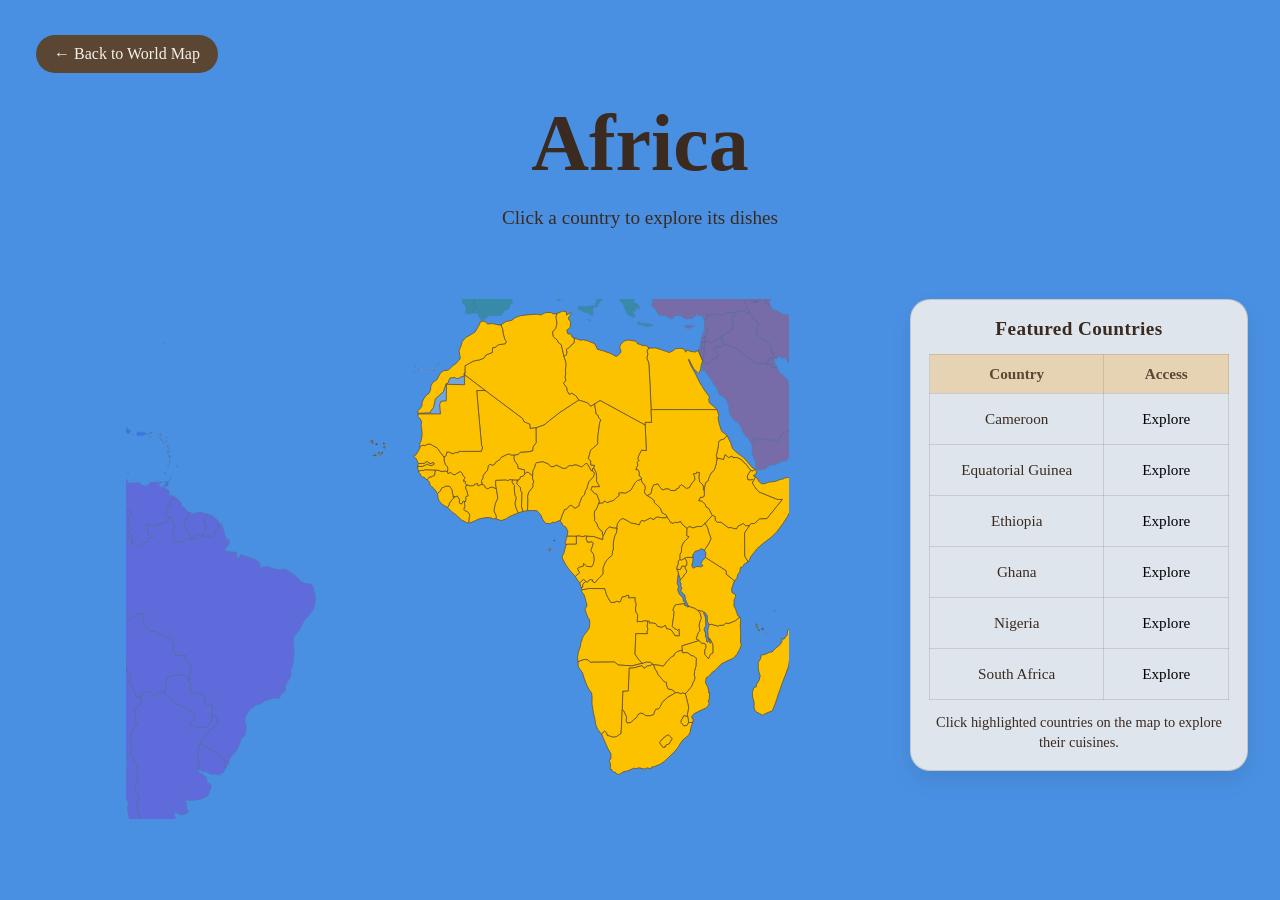
<file: africa.html>
<!DOCTYPE html>
<html lang="en">
<head>
  <meta charset="UTF-8">
  <meta name="viewport" content="width=device-width, initial-scale=1.0">
  <title>Africa</title>
  <link rel="stylesheet" href="styles.css">

  <style>
  .legend-table th {
	background-color: #e6d3b3;
	color: #5a4632;
	padding: 10px;
  }
  
  .legend-table .explore-link {
	color: #000;
	text-decoration: none;
	display: inline-block;
 	border-radius: 999px;
	background: transparent;
	padding: 6px 12px;
	transition: all 0.25s ease;
  }
 
 .legend-table .explore-link:hover {
	background-color: #ca9b11;
	text-decoration: none;
	color: white !important;
	transform: translateY(-1px);
  }
  
  .legend-table .explore-link:visited {
	color: #000;
  }
  </style>



</head>
<body>

  <div class="hero africa-hero">
    <a href="index.html" class="back-button">← Back to World Map</a>
    <h1 style="font-family: Cinzel, serif; font-size: 80px">Africa</h1>
    <p>Click a country to explore its dishes</p>
  </div>

<div class="continent-content">  
 <div class="map-panel">
  <div class="africa-map-frame">
    <div class="africa-map-inner">

<?xml version="1.0"?>
<!--
*************Map created by Simplemaps.com********************		
*************Attribution is highly appreciated!***************
*************http://simplemaps.com****************************

The MIT License (MIT)

Copyright (c) 2020 Pareto Softare, LLC DBA Simplemaps.com

Permission is hereby granted, free of charge, to any person obtaining a copy
of this software and associated documentation files (the "Software"), to deal
in the Software without restriction, including without limitation the rights
to use, copy, modify, merge, publish, distribute, sublicense, and/or sell
copies of the Software, and to permit persons to whom the Software is
furnished to do so, subject to the following conditions:

The above copyright notice and this permission notice shall be included in
all copies or substantial portions of the Software.

THE SOFTWARE IS PROVIDED "AS IS", WITHOUT WARRANTY OF ANY KIND, EXPRESS OR
IMPLIED, INCLUDING BUT NOT LIMITED TO THE WARRANTIES OF MERCHANTABILITY,
FITNESS FOR A PARTICULAR PURPOSE AND NONINFRINGEMENT. IN NO EVENT SHALL THE
AUTHORS OR COPYRIGHT HOLDERS BE LIABLE FOR ANY CLAIM, DAMAGES OR OTHER
LIABILITY, WHETHER IN AN ACTION OF CONTRACT, TORT OR OTHERWISE, ARISING FROM,
OUT OF OR IN CONNECTION WITH THE SOFTWARE OR THE USE OR OTHER DEALINGS IN
THE SOFTWARE.

-->
<svg baseprofile="tiny" fill="#ececec" height="857" stroke="black" stroke-linecap="round" stroke-linejoin="round" stroke-width=".2" version="1.2" viewbox="0 0 2000 857" width="2000" xmlns="http://www.w3.org/2000/svg">
 <path d="M1383 261.6l1.5 1.8-2.9 0.8-2.4 1.1-5.9 0.8-5.3 1.3-2.4 2.8 1.9 2.7 1.4 3.2-2 2.7 0.8 2.5-0.9 2.3-5.2-0.2 3.1 4.2-3.1 1.7-1.4 3.8 1.1 3.9-1.8 1.8-2.1-0.6-4 0.9-0.2 1.7-4.1 0-2.3 3.7 0.8 5.4-6.6 2.7-3.9-0.6-0.9 1.4-3.4-0.8-5.3 1-9.6-3.3 3.9-5.8-1.1-4.1-4.3-1.1-1.2-4.1-2.7-5.1 1.6-3.5-2.5-1 0.5-4.7 0.6-8 5.9 2.5 3.9-0.9 0.4-2.9 4-0.9 2.6-2-0.2-5.1 4.2-1.3 0.3-2.2 2.9 1.7 1.6 0.2 3 0 4.3 1.4 1.8 0.7 3.4-2 2.1 1.2 0.9-2.9 3.2 0.1 0.6-0.9-0.2-2.6 1.7-2.2 3.3 1.4-0.1 2 1.7 0.3 0.9 5.4 2.7 2.1 1.5-1.4 2.2-0.6 2.5-2.9 3.8 0.5 5.4 0z" id="AF" name="Afghanistan">
 </path>
 <path class="Angola" d="M 1121.2 572 1121.8 574 1121.1 577.1 1122 580.1 1121.1 582.5 1121.5 584.7 1109.8 584.6 1109 605.1 1112.6 610.3 1116.2 614.3 1105.8 616.9 1092.3 616 1088.5 613 1065.8 613.2 1065 613.7 1061.7 610.8 1058.1 610.6 1054.7 611.7 1052 612.9 1051.5 608.9 1052.4 603.2 1054.4 597.3 1054.7 594.6 1056.6 588.8 1058 586.2 1061.3 582 1063.2 579.1 1063.8 574.4 1063.5 570.7 1061.9 568.4 1060.4 564.5 1059.1 560.7 1059.4 559.3 1061.1 556.8 1059.5 550.6 1058.3 546.3 1055.5 542.2 1056.1 541 1058.4 540.1 1060.1 540.2 1062.1 539.5 1078.8 539.6 1080.1 544.3 1081.7 548.2 1083 550.3 1085.1 553.6 1088.9 553.1 1090.7 552.2 1093.8 553.1 1094.7 551.5 1096.2 547.8 1099.7 547.5 1100 546.4 1102.9 546.4 1102.4 548.7 1109.2 548.6 1109.3 552.7 1110.4 555.1 1109.5 559 1109.9 563 1111.7 565.4 1111.3 573 1112.7 572.4 1115.1 572.6 1118.6 571.6 1121.2 572 Z">
 </path>
 <path class="Angola" d="M 1055.3 539 1053.8 534.2 1056.1 531.4 1057.8 530.3 1059.9 532.5 1057.9 533.9 1056.9 535.5 1056.7 538.3 1055.3 539 Z">
 </path>
 <path d="M1088 228l0.4 1.2 1.4-0.6 1.2 1.7 1.3 0.7 0.6 2.3-0.5 2.2 1 2.7 2.3 1.5 0.1 1.7-1.7 0.9-0.1 2.1-2.2 3.1-0.9-0.4-0.2-1.4-3.1-2.2-0.7-3 0.1-4.4 0.5-1.9-0.9-1-0.5-2.1 1.9-3.1z" id="AL" name="Albania">
 </path>
 <path d="M1296.2 336.7l1.3 5.1-2.8 0 0 4.2 1.1 0.9-2.4 1.3 0.2 2.6-1.3 2.6 0 2.6-1 1.4-16.9-3.2-2.7-6.6-0.3-1.4 0.9-0.4 0.4 1.8 4.2-1 4.6 0.2 3.4 0.2 3.3-4.4 3.7-4.1 3-4 1.3 2.2z" id="AE" name="United Arab Emirates">
 </path>
 <path class="Argentina" d="M 669.1 851.7 666.1 851.5 661.1 851.5 655.1 837.9 658.2 840.7 662.5 845.3 670.3 849 677.6 850.5 676.8 853.5 672.4 853.8 669.1 851.7 Z">
 </path>
 <path class="Argentina" d="M 638.6 644.7 649.9 655.1 654.5 656.1 661.8 660.9 667.7 663.4 668.8 666.2 664.6 676 670.4 677.7 676.7 678.7 680.9 677.7 685.2 672.7 685.5 667.1 688.1 665.8 691.3 669.6 691.7 674.7 687.5 678.2 684.2 680.8 678.9 687.1 672.9 695.8 672.4 701 672 707.6 673.2 714 672.3 715.4 672.7 719.5 673 722.9 680.8 728.4 681 732.8 684.9 735.6 685.2 738.7 681.9 746.9 674.9 750.4 664.7 751.7 658.7 751 660.8 754.9 660.9 759.6 662.7 762.8 660.2 765.1 655.1 766 649.5 763.6 648 765.3 650.5 771.6 654.5 773.5 656.8 771.5 659.3 774.8 655.1 776.8 652.2 780.8 653.4 787.1 653.3 790.5 648.5 790.5 645.5 793.7 645.6 798.5 652.1 803.1 657.3 804.3 657.5 810 652.9 813.5 652.3 820.8 648.8 823.2 647.9 826.1 652.1 832.6 656.7 836.1 654.6 835.8 649.7 834.8 637.6 834 634.1 830.4 632.2 825.8 629.1 826.2 626.5 823.9 623.4 817.4 626.1 814.6 626.2 810.7 624.4 807.5 625.1 802.1 624 793.8 622.2 790.1 624 788.9 622.6 786.5 619.8 785.3 620.6 782.6 617.5 780.2 613.8 772.9 615.5 771.6 612.2 763.8 611.4 757.3 611.2 751.6 613.7 749.3 610.4 743 608.8 737.2 611.8 733 610.4 727.6 612 721.4 610.6 715.5 609 714.3 604.1 703.2 606.2 696.6 604.5 690.4 605.4 684.5 608 678.5 611.3 674.5 609.3 672 610.1 669.9 608.5 659.2 614.1 656.1 615.3 649.4 614.4 647.8 618.4 642 625.9 643.6 629.6 648.2 631.2 643 637.6 643.3 638.6 644.7 Z">
 </path>
 <path d="M1230.8 253l-1.8 0.2-2.8-3.7-0.2-1-2.3 0-1.9-1.7-1 0.1-2.4-1.8-4.2-1.6-0.1-3.1-1.3-2.2 7-1 1.4 1.6 2.2 1.1-0.7 1.6 3.2 2.2-1.1 2.1 2.6 1.7 2.5 1 0.9 4.5z" id="AM" name="Armenia">
 </path>
 <path class="Australia" d="M 1743 763.6 1746.7 765.8 1750 764.9 1754.9 763.7 1757.7 764.1 1753.2 771.7 1749.9 773.8 1745.9 779 1745.3 777.2 1738.7 781.6 1737.9 781.3 1734.9 781.1 1735.4 775.7 1737.4 771.5 1738 765.9 1740 763 1743 763.6 Z">
 </path>
 <path class="Australia" d="M 1793.5 590.2 1794.7 595.2 1798.7 592.8 1800.1 595.5 1802.4 598 1801.3 600.9 1801.5 606.4 1801.7 609.6 1803 610.4 1803.4 615.9 1802.2 619.2 1803 623.5 1808.4 626.9 1811.6 629.9 1814.8 632.7 1813.7 634.3 1816 638.3 1816.5 645.3 1819.1 643.9 1820.6 646.6 1822.2 645.7 1821.5 652.5 1824.4 656.4 1826.3 658.8 1829.1 664 1829.1 669.2 1828.1 672.9 1826.3 676.8 1827 682.3 1824.5 688 1822.4 691 1818.6 696.7 1817.1 700.4 1814 705 1809 710.8 1803.5 714 1799.1 718.9 1795.8 722.1 1791.4 727.6 1787.7 730.8 1783.8 735.6 1780.7 740 1779.9 742.1 1775.6 744.3 1769.5 744.5 1763.2 747.2 1759.4 749.6 1754.6 752.4 1751.9 749.5 1749.3 748.4 1751.9 745.1 1748.4 746.3 1741.2 750.9 1737.6 749.2 1735.2 748.2 1732.4 747.7 1728.3 745.9 1727 741.9 1728.5 737.1 1728.9 733.8 1727.5 731.2 1722.8 730.5 1726 727.3 1726.9 722.6 1722.2 727 1716.9 728.2 1721.4 724.7 1723.9 721 1727.4 717.8 1729 713.1 1722.2 718.5 1717.9 720.7 1713.6 725.8 1710.6 723.2 1712.3 719.8 1710.9 715.1 1709.1 712.7 1710.7 711.2 1705.4 707.3 1701.6 707.2 1697.6 704 1687.7 704.6 1679.8 706.9 1672.9 709.1 1667.9 708.7 1660.9 712 1655.6 713.4 1653.3 716.8 1650.3 719.4 1645.6 719.6 1642 720.1 1637.8 719 1633.6 719.7 1629.8 720 1625.3 723.4 1623.8 723.1 1620.4 724.9 1617 726.9 1613.2 726.7 1609.7 726.7 1605.6 722.6 1603.2 721.4 1604.7 717.7 1607.6 716.8 1609.1 715.4 1609.7 713.1 1612 708.6 1612.7 704.8 1612 698.3 1612.2 694.6 1613.6 691 1612.7 686.8 1613 684.9 1611.3 682.3 1612 677.3 1610.1 672.2 1610 669.5 1611.8 672.3 1611.3 666.3 1613.6 668.2 1614.7 670.7 1615.3 667.4 1613.7 662.3 1613.6 660.3 1612.8 658.4 1614.1 654.7 1615.6 653.1 1616.9 649.9 1617 646.1 1620.1 641.5 1619.7 646.4 1622.8 642 1627.7 639.8 1630.9 637.1 1635.6 634.7 1638.2 634.2 1639.6 635 1644.4 632.6 1647.9 631.9 1649 630.5 1650.5 629.9 1653.6 630.1 1659.8 628.2 1663.3 625.3 1665.3 621.9 1669.2 618.7 1669.9 616.1 1670.6 612.6 1675.5 607.1 1676.9 612.7 1679.5 611.4 1678 608.4 1680.3 605.3 1682.5 606.7 1684 601.8 1687.5 598.6 1689.3 596.1 1692.2 595 1692.6 593.2 1694.9 593.9 1695.3 592.3 1697.9 591.4 1700.7 590.5 1704.4 593.5 1707 597.3 1710.5 597.3 1714 597.9 1713.3 594.4 1716.8 589.3 1719.5 587.6 1718.9 586 1721.8 582.3 1725.5 580 1728.2 580.8 1733.1 579.6 1733.4 576.3 1729.5 574.2 1732.6 573.3 1736.2 574.9 1738.9 577.5 1743.4 579.1 1745.1 578.5 1748.4 580.5 1751.9 578.6 1753.9 579.2 1755.4 577.9 1757.6 581.1 1755.6 584.6 1753.1 587.2 1751.2 587.4 1751.5 589.9 1749.3 593.1 1746.8 596.3 1747 598.1 1750.8 601.7 1754.8 603.7 1757.3 605.9 1760.6 609.7 1762.2 609.7 1764.8 611.4 1765.3 613.4 1770.2 615.5 1774.3 613.3 1776.1 609.9 1777.8 607 1779.1 603.5 1781.7 598.4 1781.5 595.3 1782.2 593.4 1782.1 589.8 1783.5 584.9 1784.8 583.6 1784.2 581.5 1786 578.1 1787.5 574.6 1787.9 572.7 1790.2 570.3 1791.5 573.5 1791.4 577.5 1792.7 578.3 1792.6 581 1794.2 584.2 1794.1 587.9 1793.5 590.2 Z">
 </path>
 <path d="M1070.6 190.8l-0.3 0.8 0.7 2.1-0.2 2.6-2.8 0 1.1 1.4-1.3 4-0.9 1.1-4.4 0.1-2.4 1.5-4.2-0.5-7.3-1.7-1.3-2.1-4.9 1.1-0.5 1.2-3.1-0.9-2.6-0.2-2.3-1.2 0.7-1.5-0.2-1.1 1.4-0.3 2.7 1.7 0.6-1.7 4.4 0.3 3.5-1.1 2.4 0.2 1.7 1.3 0.4-1.1-1-4.1 1.7-0.8 1.6-2.9 3.8 2.1 2.6-2.6 1.7-0.5 4 1.9 2.3-0.3 2.4 1.2z" id="AT" name="Austria">
 </path>
 <path class="Azerbaijan" d="M 1229 253.2 1225.2 252.3 1222 249.4 1220.8 246.9 1221.8 246.8 1223.7 248.5 1226 248.5 1226.2 249.5 1229 253.2 Z">
 </path>
 <path class="Azerbaijan" d="M 1235.3 236.2 1237.8 233.6 1241.3 236.9 1244.9 241.5 1247.4 241.8 1249.3 243.5 1245.1 244 1245.2 249 1244.8 251.2 1243.1 252.7 1243.9 255.8 1242.6 256.2 1238.7 252.8 1239.9 249.7 1238 247.8 1236.1 248.3 1230.8 253 1229.9 248.5 1227.4 247.5 1224.8 245.8 1225.9 243.7 1222.7 241.5 1223.4 239.9 1221.2 238.8 1219.8 237.2 1220.9 236.1 1225.1 238 1228 238.3 1228.6 237.6 1225.3 234.1 1226.5 233.3 1228 233.5 1232.3 237.3 1234.7 237.8 1235.3 236.2 Z">
 </path>
 <path d="M1154.9 530.4l-0.6 0.1 0-0.3-2-6.1-0.01-0.06-0.09-1.04-1.4-2.9 3.5 0.5 1.7-3.7 3.1 0.4 0.3 2.5 1.2 1.5 0 2.1-1.4 1.3-2.3 3.4-2 2.3z" id="BI" name="Burundi">
 </path>
 <path d="M1016.5 177.1l-0.4 4.2-1.3 0.2-0.4 3.5-4.4-2.9-2.5 0.5-3.5-2.9-2.4-2.5-2.2-0.1-0.8-2.2 3.9-1.2 3.6 0.5 4.5-1.3 3.1 2.7 2.8 1.5z" id="BE" name="Belgium">
 </path>
 <path d="M1006.7 427l-0.2 2.1 1.3 3.8-1.1 2.6 0.6 1.7-2.8 4-1.7 2-1.1 4 0.2 4.1-0.3 10.3-4.7 0.8-1.4-4.4 0.3-14.8-1.2-1.3-0.2-3.2-2-2.2-1.7-1.9 0.7-3.4 2-0.7 1.1-2.8 2.8-0.6 1.2-1.9 1.9-1.9 2 0 4.3 3.7z" id="BJ" name="Benin">
 </path>
 <path d="M988.5 406l-0.5 3.1 0.8 2.9 3.1 4.2 0.2 3.1 6.5 1.5-0.1 4.4-1.2 1.9-2.8 0.6-1.1 2.8-2 0.7-4.9-0.1-2.6-0.5-1.8 1-2.5-0.5-9.8 0.3-0.2 3.7 0.8 4.8-3.9-1.6-2.6 0.2-2 1.6-2.5-1.3-1-2.2-2.5-1.4-0.4-3.7 1.6-2.7-0.2-2.2 4.5-5.3 0.9-4.4 1.5-1.6 2.7 0.9 2.4-1.3 0.8-1.7 4.3-2.8 1.1-2 5.3-2.7 3.1-0.9 1.4 1.2 3.6 0z" id="BF" name="Burkina Faso">
 </path>
 <path d="M1500.6 360.3l0.6 4.6-2.1-1 1.1 5.2-2.1-3.3-0.8-3.3-1.5-3.1-2.8-3.7-5.2-0.3 0.9 2.7-1.2 3.5-2.6-1.3-0.6 1.2-1.7-0.7-2.2-0.6-1.6-5.3-2.6-4.8 0.3-3.9-3.7-1.7 0.9-2.3 3-2.4-4.6-3.4 1.2-4.4 4.9 2.8 2.7 0.3 1.2 4.5 5.4 0.9 5.1-0.1 3.4 1.1-1.6 5.4-2.4 0.4-1.2 3.6 3.6 3.4 0.3-4.2 1.5 0 4.4 10.2z" id="BD" name="Bangladesh">
 </path>
 <path d="M1132.6 221.6l-2.3 2.6-1.3 4.5 2.1 3.6-4.6-0.8-5 2 0.3 3.2-4.6 0.6-3.9-2.3-4 1.8-3.8-0.2-0.8-4.2-2.8-2.1 0.7-0.8-0.6-0.8 0.6-2 1.8-2-2.8-2.7-0.7-2.4 1.1-1.4 1.8 2.6 1.9-0.4 4 0.9 7.6 0.4 2.3-1.6 5.9-1.5 4 2.3 3.1 0.7z" id="BG" name="Bulgaria">
 </path>
 <path d="M1083 214.3l1.9-0.1-1.1 2.8 2.7 2.5-0.5 2.9-1.1 0.3-0.9 0.6-1.6 1.5-0.4 3.5-4.8-2.4-2.1-2.7-2.1-1.4-2.5-2.4-1.3-1.9-2.7-3 0.8-2.6 2 1.5 1-1.4 2.3-0.1 4.5 1.1 3.5-0.1 2.4 1.4z" id="BA" name="Bosnia and Herzegovina">
 </path>
 <path d="M1141.6 162.7l-3.9-0.2-0.8 0.6 1.5 2 2 4-4.1 0.3-1.3 1.4 0.3 3.1-2.1-0.6-4.3 0.3-1.5-1.5-1.7 1.1-1.9-0.9-3.9-0.1-5.7-1.5-4.9-0.5-3.8 0.2-2.4 1.6-2.3 0.3-0.5-2.8-1.9-2.8 2.8-1.3-0.4-2.4-1.7-2.3-0.6-2.7 4.7 0 4.8-2.3 0.5-3.4 3.6-2-1-2.7 2.7-1 4.6-2.3 5.3 1.5 0.9 1.5 2.4-0.7 4.8 1.4 1.1 2.9-0.7 1.6 3.8 4 2.1 1.1 0 1.1 3.4 1.1 1.7 1.6-1.6 1.3z" id="BY" name="Belarus">
 </path>
 <path d="M487.8 399.8l-1.7 0 1.3-7.2 0.7-5.1 0.1-1 0.7-0.3 0.9 0.8 2.5-3.9 1.1-0.1-0.1 1 1 0-0.3 1.8-1.3 2.7 0.4 1-0.9 2.3 0.3 0.6-1 3.3-1.3 1.7-1.1 0.2-1.3 2.2z" id="BZ" name="Belize">
 </path>
 <path d="M662.5 631.4l-0.3-2-5.4-3.3-5.2-0.1-9.6 1.9-2.1 5.6 0.2 3.5-1.5 7.7-1-1.4-6.4-0.3-1.6 5.2-3.7-4.6-7.5-1.6-4 5.8-3.9 0.9-3.1-8.9-3.7-7.2 1.1-6.2-3.2-2.7-1.2-4.6-3.2-4.4 2.9-6.9-2.9-5.4 1.1-2.2-1.2-2.4 1.9-3.2-0.3-5.4 0-4.6 1.1-2.1-5.5-10.4 4.2 0.6 2.9-0.2 1.1-1.9 4.8-2.6 2.9-2.4 7.3-1.1-0.4 4.8 0.9 2.5-0.3 4.3 6.5 5.7 6.4 1.1 2.3 2.4 3.9 1.3 2.5 1.8 3.5 0 3.4 1.9 0.5 3.7 1.2 1.9 0.3 2.7-1.7 0.1 2.8 7.5 10.7 0.3-0.5 3.7 0.8 2.5 3.2 1.8 1.7 4-0.6 5.1-1.3 2.8 0.8 3.6-1.6 1.4z" id="BO" name="Bolivia">
 </path>
 <path d="M665.8 489.6l3.1 0.6 0.6-1.4-1-1.2 0.6-1.9 2.3 0.6 2.7-0.7 3.2 1.4 2.5 1.3 1.7-1.7 1.3 0.2 0.8 1.8 2.7-0.4 2.2-2.5 1.8-4.7 3.4-5.9 2-0.3 1.3 3.6 3 11.2 3.1 1.1 0.1 4.4-4.3 5.3 1.7 1.9 10.1 1 0.2 6.5 4.3-4.2 7.1 2.3 9.5 3.9 2.8 3.7-0.9 3.6 6.6-2 11 3.4 8.5-0.2 8.4 5.3 7.4 7.2 4.4 1.8 4.8 0.3 2.1 2 2 8.2 1.1 3.9-2.1 10.6-2.7 4.2-7.7 8.9-3.4 7.3-4 5.5-1.4 0.2-1.3 4.7 0.9 12-1.1 9.9-0.3 4.2-1.6 2.6-0.5 8.6-5.2 8.3-0.5 6.7-4.3 2.7-1.1 3.9-6 0-8.5 2.4-3.7 2.9-6 1.9-6.1 5.1-4.1 6.4-0.3 4.8 1.3 3.5-0.3 6.5-0.8 3.1-3.4 3.6-4.5 11.3-4 5-3.2 3.1-1.5 6.1-2.9 3.6-2.1-3.6 1.8-3.1-3.8-4.3-4.8-3.6-6.3-4.1-1.9 0.2-6.3-5-3.4 0.7 6-8.7 5.3-6.3 3.3-2.6 4.2-3.5-0.4-5.1-3.2-3.8-2.6 1.3 0.7-3.7 0.3-3.8-0.3-3.6-2.1-1.1-2 1-2.1-0.3-0.8-2.4-1.1-5.9-1.2-1.9-3.9-1.8-2.2 1.3-5.9-1.3-0.4-8.7-2-3.5 1.6-1.4-0.8-3.6 1.3-2.8 0.6-5.1-1.7-4-3.2-1.8-0.8-2.5 0.5-3.7-10.7-0.3-2.8-7.5 1.7-0.1-0.3-2.7-1.2-1.9-0.5-3.7-3.4-1.9-3.5 0-2.5-1.8-3.9-1.3-2.3-2.4-6.4-1.1-6.5-5.7 0.3-4.3-0.9-2.5 0.4-4.8-7.3 1.1-2.9 2.4-4.8 2.6-1.1 1.9-2.9 0.2-4.2-0.6-3.2 1.1-2.6-0.7-0.1-9.7-4.4 3.7-5-0.1-2.3-3.5-3.8-0.3 1-2.8-3.3-3.9-2.6-5.8 1.5-1.1-0.2-2.8 3.4-1.8-0.7-3.5 1.4-2.2 0.3-3 6.3-4.4 4.6-1.2 0.8-1 5.1 0.3 2.2-17.6 0.1-2.8-0.9-3.6-2.6-2.4 0.1-4.7 3.2-1 1.1 0.7 0.2-2.5-3.3-0.7 0-4 11 0.2 1.9-2.3 1.6 2.1 1 3.8 1.1-0.8 3.1 3.4 4.4-0.4 1.1-2 4.2-1.5 2.4-1.1 0.7-2.7 4.1-1.8-0.3-1.4-4.8-0.5-0.7-4.1 0.3-4.3-2.5-1.6 1.1-0.6 4.1 0.8 4.5 1.6 1.7-1.5 4.1-1 6.4-2.4 2.1-2.5-0.7-1.8 3-0.2 1.2 1.4-0.8 2.9 2 0.9 1.2 3-1.6 2.3-1 5.4 1.4 3.3 0.3 3 3.5 3 2.8 0.3 0.6-1.3 1.8-0.3 2.6-1.1 1.8-1.7 3.2 0.6 1.3-0.3z" id="BR" name="Brazil">
 </path>
 <path d="M1633.1 472.8l2.2-2.4 4.6-3.6-0.1 3.2-0.1 4.1-2.7-0.2-1.1 2.2-2.8-3.3z" id="BN" name="Brunei Darussalam">
 </path>
 <path d="M1488.8 323.5l2.6 2.1 0.5 3.9-4.5 0.2-4.7-0.4-3.2 1-5.5-2.5-0.4-1.2 2.6-4.8 2.6-1.6 4.3 1.4 2.9 0.2 2.8 1.7z" id="BT" name="Bhutan">
 </path>
 <path d="M1127.6 615.7l1.9 5.1 1.1 1.2 1.6 3.7 6.1 7 2.3 0.7-0.1 2.3 1.5 4.1 4.3 1 3.4 2.9-8.1 4.7-5.2 4.8-2 4.3-1.8 2.4-3 0.5-1.2 3.1-0.6 2-3.6 1.4-4.5-0.3-2.5-1.8-2.3-0.7-2.8 1.4-1.5 3.1-2.7 1.9-2.8 2.9-4 0.7-1.1-2.3 0.6-3.9-3-6.1-1.4-1 0.6-18.7 5.5-0.2 0.8-22.9 4.2-0.2 8.7-2.3 2 2.7 3.7-2.5 1.7 0 3.2-1.5 1 0.5z" id="BW" name="Botswana">
 </path>
 <path d="M1121.3 446.5l3.9 2.5 3.1 2.6 0.1 2.1 3.9 3.3 2.4 2.8 1.4 3.8 4.3 2.6 0.9 2-1.8 0.7-3.7-0.1-4.2-0.7-2.1 0.5-0.9 1.6-1.8 0.2-2.2-1.4-6.3 3.2-2.6-0.6-0.8 0.5-1.6 3.9-4.3-1.3-4.1-0.6-3.6-2.4-4.7-2.2-3 2.1-2.2 3.2-0.5 4.5-3.6-0.3-3.9-1.1-3.3 3.4-3 6-0.6-1.9-0.3-2.9-2.6-2.1-2.1-3.3-0.5-2.3-2.7-3.4 0.5-1.9-0.6-2.7 0.4-5 1.4-1.1 2.8-6.5 4.6-0.5 1-1.7 1 0.2 1.4 1.4 7.1-2.4 2.4-2.5 2.9-2.3-0.6-2.2 1.6-0.6 5.5 0.4 5.2-3 4-7 2.8-2.6 3.6-1.1 0.7 2.7 3.3 4 0 2.7-0.8 2.6 0.4 2 1.9 1.9 0.5 0.3z" id="CF" name="Central African Republic">
 </path>
 <path class="Canada" d="M 665.9 203.6 669.3 204.5 674 204.3 670.7 206.9 668.7 207.3 663.2 204.6 662.6 202.5 665.1 200.6 665.9 203.6 Z">
 </path>
 <path class="Canada" d="M 680.3 187.6 677.9 187.7 672.1 185.8 668.6 182.8 670.5 182.3 676.4 183.9 680.6 186.5 680.3 187.6 Z">
 </path>
 <path class="Canada" d="M 372.4 191.3 369.3 192.2 363 189.4 363 187.2 360.1 185 360.4 183.2 356.1 182.1 356.7 178.7 358.2 177.3 362.3 178.6 364.7 179.6 368.8 180.2 369 182.4 369.4 185.3 372.6 187.9 372.4 191.3 Z">
 </path>
 <path class="Canada" d="M 711.5 177.8 706.5 183.2 710.4 181.1 713.3 182.5 710.9 184.6 714.7 186.3 717.5 184.8 721.8 186.7 719 191.3 722.8 190.2 722.5 193.5 723 197.4 719.4 203 717 203.2 714.1 202 716.6 196.9 715.4 196.1 708.1 201.5 705.1 201.3 709.5 198.3 705.1 196.8 699.6 197.2 690 197 689.8 195.2 693.6 192.9 691.9 191.3 697.3 187.5 705.5 177.6 709.7 174.1 714.7 172 716.8 172.2 715.3 173.9 711.5 177.8 Z">
 </path>
 <path class="Canada" d="M 351.5 156.4 353 157.2 358 156.7 350.8 163.6 351.1 168.6 349.2 168.6 348.5 165.8 349 162.9 348.2 161 349.5 158.3 351.5 156.4 Z">
 </path>
 <path class="Canada" d="M 634.9 108.9 631.3 111.9 629.6 111.4 629.5 109.7 629.9 109.3 632.7 107.6 634.4 107.7 634.9 108.9 Z">
 </path>
 <path class="Canada" d="M 625.2 105.7 618 108.9 615 108.7 615 107.2 620 104.5 626 104.6 625.2 105.7 Z">
 </path>
 <path class="Canada" d="M 622.1 88.9 621.2 91.4 623.9 90.5 625.4 92 628.9 94 632.7 95.7 631.3 98.4 634.8 98 636.7 99.9 631.7 101.7 625.8 100.3 625 97.7 618.7 100.8 610.5 103.7 611.2 100.4 604.9 100.9 610.6 98.1 614.2 93.6 619.3 88.5 622.1 88.9 Z">
 </path>
 <path class="Canada" d="M 667 80.6 662.1 80.9 662.8 78.2 666.6 75.1 670.9 74.4 673.2 75.9 671.7 78.2 670.8 79 667 80.6 Z">
 </path>
 <path class="Canada" d="M 592.5 69.9 588.4 71.8 584.2 70.2 580.3 70.7 576.9 68.3 581.9 66.6 586.8 64.3 589.8 65.8 591.4 66.8 591.8 67.8 592.5 69.9 Z">
 </path>
 <path class="Canada" d="M 645.5 212.5 643.3 208.9 646.2 200.4 644.6 198.6 640.9 199.6 639.8 198 634.3 202.7 631.1 207.6 628.3 210.5 625.8 211.5 624.1 211.8 623 213.3 613.7 213.3 605.9 213.4 603.2 214.5 596.4 218.9 596.4 218.8 595.5 218.4 593.5 219.3 591.6 220.6 589.8 219.5 585.1 220.3 581.2 221.2 579.3 222 577 224.1 578.8 224.8 580.5 224.4 580.8 224.4 580.5 226.3 575.7 227 572.9 227.8 571.2 228.8 568.6 228.2 567 228.5 564.1 230.3 559.5 232.3 556.8 231.9 558.8 229.7 562.5 226.2 566.6 224.1 567.7 222.3 568.6 219.3 572.4 215.8 573.3 211.8 574.4 215.7 578.2 216.6 580.6 214.5 579.2 209.7 578.3 207.7 574.3 206.5 570.5 205.8 566.6 205.8 563.2 205 562.8 203.6 561.4 204.5 560.2 204.3 562.1 202.2 560.3 201.4 562.2 199 561 197.2 562.7 195.4 557.5 194.5 557.4 190.9 556.6 190.1 553.3 189.9 549.2 188.7 547.7 189.5 545.9 191 542.6 192 539.5 194.5 534.1 192.8 529.7 193.6 525.8 191.7 521.2 190.7 517.9 190.3 516.9 189.3 517.8 185.9 516.1 185.9 514.8 188.3 504.6 188.3 487.6 188.3 470.8 188.3 455.9 188.3 441.1 188.3 426.4 188.3 411.3 188.3 406.5 188.3 391.8 188.3 377.7 188.3 377 188.3 371.6 182.2 370 179.5 363 176.9 364.3 171.4 367.9 167.7 363.8 165 366.9 160.1 364.8 155.7 367.3 152.5 372.4 149.6 375.6 145.8 371 142 372.4 135.1 373.5 130.9 371.9 128.2 371.1 125.8 371.7 122.7 365.2 124.6 357.6 127.9 357.3 124.1 356.8 121.5 354 119.9 349.8 119.7 385.4 87 410 66.6 416 67.9 419.3 70.5 423 71 429.3 68.8 436.3 67.1 441.6 67.7 450.5 65.4 458.7 64.1 458.9 66.3 463.4 65 467.3 62.5 469.4 63.1 470.8 67.9 480.3 64.2 476.4 68.3 482.4 67.4 485.6 65.9 490.2 66.2 494.1 68.4 501.6 70.4 506.3 71.3 510.7 71 513.6 73.8 505.1 76.5 511.5 77.6 523.4 77 527.8 76 529.2 79.3 536.3 76.6 534.2 74.2 538.7 72.4 543.9 72.1 547.8 71.6 549.9 72.9 551.4 75.8 556.4 75.4 561.7 77.9 568.9 77 574.9 77.1 577.3 73.7 581.8 72.8 586.7 74.6 582.4 79.8 588.6 75.4 591.8 75.6 598.2 70.1 596.6 66.8 593.7 64.6 599.2 58.7 607.4 54.9 611.9 55.8 613.9 58.1 614.3 64.1 608.5 66.7 615.2 67.8 610.8 73.3 619.7 69.1 621.9 72.6 617.6 76.6 618.9 80.3 626.2 76.4 632.7 71.6 637.4 65.7 642.9 66.1 648.3 66.9 651.9 69.6 650.2 72.3 645.1 75.2 646 78.1 643.6 80.8 632.7 84.7 626.2 85.6 623 83.9 619.7 86.7 612.3 91.4 609.3 93.9 601.6 97.7 595.1 98.1 590 100.5 587.1 104.3 581.4 105 572.7 109.7 563.3 116.2 558.3 120.8 553.4 127.7 559.4 128.7 557.9 134.2 557.1 138.8 564.4 137.6 571.4 140.2 574.7 142.5 576.4 145.3 581.3 147 584.9 149.5 592.5 149.9 597.3 150.5 593.7 155.7 592 161.8 592.1 168.7 596.5 174.6 601.2 172.6 606.8 166.2 609.1 156.6 607.4 153.4 616.4 150.5 623.9 146.3 628.7 142.1 630.4 138.1 630 133 626.8 128.5 635.7 122.3 636.7 117 640.6 108 644.4 106.6 651.1 108.2 655.3 108.8 659.8 107.2 662.9 109.2 666.5 112.6 666.7 114.8 674.4 115.3 671.8 120.2 669.5 127.6 673.3 128.6 674.9 132.1 683.1 128.8 690.6 122.2 694.8 119.5 695.9 124.8 698.5 132.3 700.5 139.5 697.1 143.3 701.9 146.7 704.8 150.1 711.7 151.7 714.1 153.6 714.1 158.8 717.5 159.6 718.6 161.9 716.6 168.8 712.3 171.1 708.1 173.3 699.3 175.5 691.4 180.5 682.8 181.6 672.7 180.2 665.4 180.2 660.1 180.6 654.4 185.1 647 187.9 636.9 196.1 629 201.9 633.7 200.9 644.6 192.6 656.9 187.4 664.5 186.8 667.8 189.9 661.7 194.1 661.1 200.8 661.2 205.6 666.8 208.7 675.4 207.8 682.6 200.7 681.6 205.3 684.1 207.6 676.7 211.7 664.3 215.5 658.5 218 651.3 222.6 647.6 222.1 649.1 216.8 659.5 211.5 651.4 211.7 645.5 212.5 Z">
 </path>
 <path class="Canada" d="M 539 48.7 534.3 51.1 544.8 49.6 547.4 52.2 554.7 49.5 556.5 51.2 554.3 56.3 558.6 54.2 561.4 48.9 565.7 48.1 568.7 48.9 570.9 51 568.2 56.1 565.8 59.8 570 62.4 575 65 572.4 67.3 565.3 67.8 566.1 69.8 562.9 71.8 556.2 71 550.5 69.5 545.4 69.8 535.9 71.7 524.6 72.5 516.7 73 517 70.4 512.9 69 508.6 69.6 508 65.3 511.3 64.7 518.6 63.8 524.1 64.1 530.3 63.1 523.8 61.9 514.7 62.3 509 62.2 509 60.3 520.7 58.1 514.4 58.2 509 56.8 516.8 52.9 522 50.8 536.2 47.7 539 48.7 Z">
 </path>
 <path class="Canada" d="M 578.5 47.2 571.5 50.6 569.2 47 571.3 46.2 576.8 46 578.5 47.2 Z">
 </path>
 <path class="Canada" d="M 687.1 48.8 686.4 50.2 682.3 50.1 678.2 50 673.3 50.7 672.4 50.3 670.3 47.6 672 45.8 674.2 45.4 682.6 46 687.1 48.8 Z">
 </path>
 <path class="Canada" d="M 647.3 48.5 647.6 51.7 654.8 47.6 666.5 45.5 668.8 50.8 665.6 54.2 674.6 52.7 679.9 50.6 686.7 53.2 690.4 55.7 689.3 58 697.5 56.8 699.4 60.2 707.8 62.3 710 64.4 710.9 69.5 701.8 72 709.5 75.6 715.4 76.8 718.7 81.8 725.2 82.2 721.9 86.1 711 92.6 707 90.2 703.2 84.8 697.3 85.5 695 88.8 697.7 92 702.2 94.6 703.2 96.1 703.1 101.8 699.5 105.9 694.8 104.3 686.2 99.8 689.8 104.7 692.6 108.2 692.3 110.2 681.4 107.9 673.8 104.5 670 101.8 672.4 100.1 667.6 97.2 662.9 94.5 662 96.1 648.9 97 646.5 95.1 651.9 90.9 660 90.8 669.3 90.1 669.1 88.1 672.2 85.3 681 79.9 681.4 77.4 680.9 75.6 676.2 72.9 669.1 71.1 672.6 69.7 670.6 66.3 667.2 66 665.3 64.2 662 65.8 654.1 66.5 640.1 65.3 632.7 63.7 626.8 62.9 624.9 61 631.2 58.6 625.5 58.6 628.8 53.3 635.9 48.7 641.9 46.6 653.1 45.2 647.3 48.5 Z">
 </path>
 <path class="Canada" d="M 596.9 45 600.5 46.1 608.1 45.4 607.6 46.9 601.5 49.4 605.3 51.6 600.1 56.3 591.7 58.3 588.3 57.9 587.4 55.9 581.5 51.9 583.2 50.2 590.6 50.8 589.7 47.5 596.9 45 Z">
 </path>
 <path class="Canada" d="M 619.5 50.5 611.7 54.4 607.3 54.2 609.1 49.6 611.7 47.1 615.9 44.9 621.1 43.5 629 43.7 635.2 44.9 625.1 49.5 619.5 50.5 Z">
 </path>
 <path class="Canada" d="M 503.7 57.7 490.2 60.3 490.8 58 484.8 55.2 489.2 53 496.7 49.2 504.3 45.8 504.7 42.7 518.7 41.9 522.9 43 532.4 43.3 534.3 44.7 535.9 46.9 529.4 48.2 515.5 51.8 506.3 55.5 503.7 57.7 Z">
 </path>
 <path class="Canada" d="M 628.9 39.3 624.8 41.2 619.6 40.8 616.4 39.5 620.9 37.3 627.8 35.9 629.2 37.7 628.9 39.3 Z">
 </path>
 <path class="Canada" d="M 620.1 30.6 620.3 32.9 617.5 35.4 611.7 39.2 604.8 39.7 601.6 38.9 605 36 598.4 36.3 602.7 32.5 606.5 32.7 614.2 31 619.1 31.3 620.1 30.6 Z">
 </path>
 <path class="Canada" d="M 580.7 33.2 580 34.9 584.4 34.1 588 34.3 585.7 36.8 580.6 39.1 566.7 39.9 554.4 42.1 548.4 42.2 549.9 40.6 560.6 38.3 542.7 38.9 538.5 38 550.2 33.2 555.6 31.8 563.9 33.5 566.8 36.4 572.9 36.8 573.6 32.1 579.4 30.3 582.5 30.8 580.7 33.2 Z">
 </path>
 <path class="Canada" d="M 636.4 28.8 638.7 30.4 646.1 30.4 647.5 32 644.7 33.8 647.8 34.9 649 36.1 653.9 36.3 659 36.7 666.1 35.7 674.2 35.2 680 35.6 682.3 37.5 681.3 39.5 677.7 40.9 671 42 666.7 41.3 654.9 42.1 646.9 42.2 641.3 41.6 632.7 40 634.3 37.2 636.4 34.8 635 32.6 628 32 625.4 30.5 629.2 28.5 636.4 28.8 Z">
 </path>
 <path class="Canada" d="M 560.7 26.2 554.9 29.9 549.6 31.6 545.8 31.8 535.9 33.9 528.8 34.7 525.2 33.6 536.9 29.9 549.1 26.8 554.6 26.9 560.7 26.2 Z">
 </path>
 <path class="Canada" d="M 641.9 26.8 640.1 26.9 633.5 26.6 634.2 25.3 641.4 25.4 643 26.2 641.9 26.8 Z">
 </path>
 <path class="Canada" d="M 583.1 25.9 574.3 27.3 571 25.8 576.1 24.3 582.1 23.8 586.2 24.5 583.1 25.9 Z">
 </path>
 <path class="Canada" d="M 590.9 21.7 585.2 22.6 579.2 22.6 580.2 21.9 585.9 20.6 587.6 20.8 590.9 21.7 Z">
 </path>
 <path class="Canada" d="M 637.7 24.2 631.1 25.2 629.5 24.1 630.1 22.4 632.3 20.5 636.7 20.7 638.4 21 640.7 22.6 637.7 24.2 Z">
 </path>
 <path class="Canada" d="M 623.9 23 622.8 24.9 617.5 24.4 613.5 22.9 605.7 22.7 611 21.4 608.2 20.3 610.4 18.5 616.5 19.1 624 20.8 623.9 23 Z">
 </path>
 <path class="Canada" d="M 678 16.9 680.7 18.4 674.2 19.7 663.6 23.2 656.8 23.5 650 22.9 648.4 21 650.5 19.4 654.8 18.2 648.2 18.2 646.2 16.7 646.6 14.8 651.5 12.9 655.6 11.6 659.6 11.3 659.3 10.3 667.6 10.1 669.2 12.3 673.9 13.2 678.7 14.1 678 16.9 Z">
 </path>
 <path class="Canada" d="M 757.2 2.9 765.9 3.2 772.6 3.7 777.8 4.7 776.7 5.7 766.9 7.4 757.9 8.2 753.9 9.1 761.4 9.1 750.9 11.6 744.1 12.8 734.8 16.3 726.7 17 723.6 18 712.3 18.4 716.7 19 713.4 19.8 714.1 22.1 709.1 23.7 702.2 25 698.7 26.8 692.1 28.3 691.6 29.4 698.1 29.2 697 30.4 684.3 33.3 675.8 31.9 664.1 32.7 659.1 32.1 652.3 31.8 654.4 29.5 662.4 28.4 664.4 25 667 24.7 674.5 26.7 672.8 23.7 667.9 22.8 672.9 21 680.5 19.9 683.3 18.3 680.3 16.6 681.4 14.4 690.8 14.5 693 15 700.3 13.4 693 12.9 680.4 13.2 676 11.8 675.2 10.1 672.7 8.9 673.8 7.6 679.8 6.8 684 6.7 691.4 6.1 698.2 4.6 702.1 4.8 704.5 5.9 709.5 3.9 714.7 3.3 721.2 2.9 731.6 2.7 732.9 3.1 743.2 2.5 750.2 2.7 757.2 2.9 Z">
 </path>
 <path d="M1034.4 197.5l0.2 1.1-0.7 1.5 2.3 1.2 2.6 0.2-0.3 2.5-2.1 1.1-3.8-0.8-1 2.5-2.4 0.2-0.9-1-2.7 2.2-2.5 0.3-2.2-1.4-1.8-2.7-2.4 1 0-2.9 3.6-3.5-0.2-1.6 2.3 0.6 1.3-1.1 4.2 0 1-1.3 5.5 1.9z" id="CH" name="Switzerland">
 </path>
 <path class="China" d="M 1602.2 381.9 1597.9 385 1593 383 1592 377.5 1594.2 374.6 1600 372.8 1603.3 372.9 1604.9 375.4 1602.9 378.2 1602.2 381.9 Z">
 </path>
 <path class="China" d="M 1625.6 185.5 1634.6 190 1640.6 195.8 1648.2 195.8 1650.8 193.4 1657.7 191.5 1659 197.2 1658.7 199.5 1661.5 206.3 1662.1 212.5 1655.2 211.4 1652.3 213.6 1657 219 1660.9 226.5 1658.4 226.6 1660.3 229.9 1654.8 226.1 1654.8 229.7 1648.4 232.4 1651.2 235.8 1646.6 235.5 1643 233.5 1641.9 238.1 1638 241.5 1635.9 245.6 1629.6 247.4 1627.2 250.4 1622.4 252.2 1623.7 249.2 1621.4 246.7 1623.4 242.4 1618.9 239.1 1615.5 241.3 1611.9 245.8 1610.6 249.9 1605.6 250.2 1604.3 253.2 1609.1 257.5 1613.9 258.6 1615.3 261.4 1620.4 263.3 1624.2 258.7 1630.1 261.2 1633.6 261.4 1635.9 264.7 1629.2 266.5 1628.2 270 1624.4 273.2 1623.5 277.7 1630.6 281.2 1635.2 287.5 1640.7 293.4 1646.2 298.3 1647.8 303.1 1645 304.9 1647.4 308.3 1651.3 310.3 1652.1 315.5 1652.2 320.6 1649.4 321.2 1647.3 328.1 1645 336.6 1641.6 344.2 1635.2 350.1 1628.6 355.6 1622.5 356.3 1619.6 359.1 1617.3 357.1 1614.8 360.2 1607.6 363.5 1601.8 364.4 1601.1 371.2 1598 371.6 1595.8 366.9 1596.7 364.5 1588.9 362.4 1586.5 363.5 1580.6 361.8 1577.5 359.2 1577.8 355.5 1572.5 354.3 1569.4 351.9 1565.3 355.3 1560 356.1 1555.6 356 1552.9 357.6 1550.2 358.5 1552.2 365.9 1549.2 365.7 1548.4 364.2 1547.9 361.5 1544.1 363.4 1541.5 362.2 1537 359.8 1537.8 354.5 1534.1 353.2 1531.7 347.3 1526.1 348.4 1525.4 340.8 1529.6 335.4 1528.7 330.1 1527.4 325.2 1524.7 323.7 1522 319.9 1518.9 320.4 1512.8 319.4 1514 316.7 1510.4 312.7 1507.2 315.4 1502.3 313.9 1496.9 317.9 1493 322.7 1488.8 323.5 1486 321.8 1483.1 321.6 1478.8 320.2 1476.2 321.8 1473.6 326.6 1472.1 321.5 1469 322.9 1462.5 322.2 1456 320.8 1451 317.9 1446.5 316.7 1444 313.6 1440.7 312.7 1434.3 308.5 1429.5 306.5 1427.6 308 1419 303.5 1412.8 299.5 1409.6 292.4 1413.7 293.3 1413.1 290 1410.1 286.7 1409.3 281.5 1401.6 273.9 1392.1 271.4 1389.2 266.4 1384.5 263.4 1383 261.6 1381.2 258 1380.7 255.5 1377 254 1375.5 254.7 1372.4 248.7 1373.5 247.3 1372.3 245.8 1376.4 242.8 1379.6 241.5 1385.4 242.4 1386 238.3 1392.4 237.6 1393.4 235 1400.3 231.6 1400.5 230.2 1398.8 226.5 1401.7 224.9 1392.9 213.9 1402 211.4 1404 210 1403 198.7 1413.8 200.8 1415.4 197.9 1412.9 191.7 1416.7 191.1 1418.6 186.9 1420.3 186.4 1423.6 190.8 1429.3 194.1 1437.5 196.4 1443.3 201.5 1444.7 208.8 1447.7 211.6 1454.2 212.7 1461.4 213.5 1469.4 217.5 1472.8 218.2 1477.8 224 1482.5 227.8 1488.1 227.6 1499.4 229.1 1505.8 228.2 1511.4 229.1 1520.8 233 1527 233 1530.3 234.9 1534.7 231.5 1541.9 229.3 1549.5 229.1 1554.4 226.9 1556.4 223.5 1558.8 221.3 1556.9 219.2 1554 216.8 1554.5 212.7 1557.7 213.3 1563.6 214.6 1566.8 211.2 1573.2 208.8 1574.5 204.6 1577 202.8 1583.8 202 1588.2 202.7 1587.4 200.5 1580.2 196.1 1575 194.1 1572.5 196.4 1567 195.4 1564.7 196.2 1561.9 193.7 1561.6 187.4 1561 182.7 1568.4 185.1 1572.8 181.2 1570.9 178.4 1570.7 171.9 1572 169.9 1569.5 166.5 1565.8 165.1 1567.5 162 1572.6 160.9 1578.8 160.7 1587.4 162.6 1593.4 164.8 1601.1 171 1604.9 173.7 1609.4 177.5 1615.6 183.5 1625.6 185.5 Z">
 </path>
 <path d="M955.9 435.2l2.5 1.4 1 2.2 2.5 1.3 2-1.6 2.6-0.2 3.9 1.6 1.5 9.2-2.4 5.3-1.5 7.3 2.4 5.5-0.2 2.6-2.6 0-3.9-1.2-3.7 0-6.7 1.2-3.9 1.8-5.6 2.4-1.1-0.2 0.4-5.3 0.6-0.8-0.2-2.5-2.4-2.7-1.8-0.4-1.6-1.8 1.2-2.9-0.5-3.1 0.2-1.8 0.9 0 0.4-2.8-0.4-1.3 0.5-0.9 2.1-0.7-1.4-5.2-1.3-2.6 0.5-2.2 1.1-0.5 0.8-0.6 1.5 1 4.4 0 1-1.8 1 0.1 1.6-0.7 0.9 2.7 1.3-0.8 2.4-1z" id="CI" name="Côte d'Ivoire">
 </path>
 <path d="M1072.8 454.2l-2.8 6.5-1.4 1.1-0.4 5 0.6 2.7-0.5 1.9 2.7 3.4 0.5 2.3 2.1 3.3 2.6 2.1 0.3 2.9 0.6 1.9-0.4 3.4-4.5-1.5-4.6-1.7-7.1-0.2-0.7-0.4-3.4 0.8-3.4-0.8-2.7 0.4-9.3-0.1 0.9-5.1-2.3-4.3-2.6-1-1.1-2.9-1.5-0.9 0.1-1.8 1.4-4.6 2.7-6.2 1.6 0 3.4-3.8 2.1-0.1 3.2 2.7 3.9-2.2 0.5-2.7 1.3-2.6 0.8-3.2 3-2.6 1.1-4.5 1.2-1.5 0.8-3.3 1.4-4.1 4.7-5 0.3-2.1 0.6-1.2-2.3-2.5 0.2-2.1 1.5-0.3 2.3 4.1 0.5 4.2-0.2 4.3 3.2 5.8-3.2 0-1.6 0.4-2.6-0.6-1.2 3 3.4 3.8 2.5 1.1 0.8 2.6 1.8 4.4-0.8 1.8z" id="CM" name="Cameroon">
 </path>
 <path d="M1141.3 468.2l3.5 5.3 2.6 0.8 1.5-1.1 2.6 0.4 3.1-1.3 1.4 2.7 5.1 4.3-0.3 7.5 2.3 0.9-1.9 2.2-2.1 1.8-2.2 3.3-1.2 3-0.3 5.1-1.3 2.5-0.1 4.8-1.6 1.8-0.2 3.8-0.8 0.5-0.6 3.6 1.4 2.9 0.1 1-1.2 10.3 1.5 3.6-1 2.7 1.8 4.6 3.4 3.5 0.7 3.5 1.6 1.7-0.3 1.1-0.9-0.3-7.7 1.1-1.5 0.8-1.7 4.1 1.2 2.8-1.1 7.6-0.9 6.4 1.5 1.2 3.9 2.5 1.6-1.2 0.2 6.9-4.3 0-2.2-3.5-2-2.8-4.3-0.9-1.2-3.3-3.5 2-4.4-0.9-1.9-2.9-3.5-0.6-2.7 0.1-0.3-2-1.9-0.1-2.6-0.4-3.5 1-2.4-0.2-1.4 0.6 0.4-7.6-1.8-2.4-0.4-4 0.9-3.9-1.1-2.4-0.1-4.1-6.8 0.1 0.5-2.3-2.9 0-0.3 1.1-3.5 0.3-1.5 3.7-0.9 1.6-3.1-0.9-1.8 0.9-3.8 0.5-2.1-3.3-1.3-2.1-1.6-3.9-1.3-4.7-16.7-0.1-2 0.7-1.7-0.1-2.3 0.9-0.8-2 1.4-0.7 0.2-2.8 1-1.6 2-1.4 1.5 0.7 2-2.5 3.1 0.1 0.3 1.8 2.1 1.1 3.4-4 3.3-3.1 1.4-2.1-0.1-5.3 2.5-6.2 2.6-3.3 3.7-3.1 0.7-2 0.1-2.4 0.9-2.2-0.3-3.7 0.7-5.7 1.1-4 1.7-3.4 0.3-3.9 0.5-4.5 2.2-3.2 3-2.1 4.7 2.2 3.6 2.4 4.1 0.6 4.3 1.3 1.6-3.9 0.8-0.5 2.6 0.6 6.3-3.2 2.2 1.4 1.8-0.2 0.9-1.6 2.1-0.5 4.2 0.7 3.7 0.1 1.8-0.7z" id="CD" name="Democratic Republic of the Congo">
 </path>
 <path d="M1090.9 479.3l-0.3 3.9-1.7 3.4-1.1 4-0.7 5.7 0.3 3.7-0.9 2.2-0.1 2.4-0.7 2-3.7 3.1-2.6 3.3-2.5 6.2 0.1 5.3-1.4 2.1-3.3 3.1-3.4 4-2.1-1.1-0.3-1.8-3.1-0.1-2 2.5-1.5-0.7-2.1-2.2-1.7 1.1-2.3 2.8-4.6-6.8 4.3-3.6-2.1-4.2 2-1.6 3.8-0.8 0.4-2.9 3.1 3.1 5 0.3 1.7-3 0.7-4.3-0.6-5-2.7-3.8 2.5-7.5-1.4-1.2-4.2 0.5-1.6-3.3 0.4-2.8 7.1 0.2 4.6 1.7 4.5 1.5 0.4-3.4 3-6 3.3-3.4 3.9 1.1 3.6 0.3z" id="CG" name="Republic of Congo">
 </path>
 <path d="M584.4 426.2l-3.7 1.1-1.6 3.2-2.3 1.8-1.8 2.4-0.9 4.6-1.8 3.8 2.9 0.4 0.6 2.9 1.2 1.5 0.3 2.5-0.7 2.4 0.1 1.4 1.4 0.5 1.2 2.2 7.3-0.6 3.3 0.8 3.8 5.6 2.3-0.7 4.1 0.3 3.2-0.7 2 1.1-1.2 3.4-1.3 2.2-0.6 4.6 1.1 4.3 1.5 1.9 0.2 1.4-2.9 3.2 2 1.4 1.5 2.3 1.6 6.4-1.1 0.8-1-3.8-1.6-2.1-1.9 2.3-11-0.2 0 4 3.3 0.7-0.2 2.5-1.1-0.7-3.2 1-0.1 4.7 2.6 2.4 0.9 3.6-0.1 2.8-2.2 17.6-2.9-3.4-1.7-0.1 3.5-6.6-4.4-3-3.4 0.6-2.1-1.1-3.1 1.7-4.2-0.9-3.5-6.7-2.6-1.6-1.8-3.1-3.8-3-1.5 0.6-2.4-1.5-2.8-2.1-1.6 1-4.8-0.9-1.4-2.8-1.1 0.1-5.6-3.6-0.7-2 2.1-0.5-0.2-3.2 1.4-2.4 2.8-0.4 2.5-4 2.2-3.4-2-1.5 1.2-3.7-1.1-5.9 1.3-1.7-0.7-5.4-2.2-3.5 0.9-3.1 1.8 0.5 1.1-1.9-1.1-3.8 0.7-0.9 2.9 0.2 4.5-4.5 2.4-0.7 0.1-2.1 1.4-5.5 3.4-2.9 3.5-0.2 0.6-1.3 4.4 0.5 4.6-3.2 2.3-1.4 2.9-3.1 2 0.4 1.3 1.7-1.2 2.1z" id="CO" name="Colombia">
 </path>
 <path d="M514.6 431.6l1.2 3.5 2 2.6 2.5 2.7-2.2 0.6-0.1 2.6 1.1 0.9-0.9 0.8 0.2 1.1-0.6 1.3-0.3 1.3-3-1.4-1.1-1.4 0.7-1.1-0.1-1.4-1.5-1.5-2.2-1.3-1.8-0.8-0.3-1.9-1.4-1.1 0.2 1.8-1.2 1.6-1.2-1.8-1.7-0.7-0.7-1.2 0.1-2 0.9-2-1.5-0.9 1.4-1.3 0.9-0.8 3.6 1.7 1.3-0.8 1.8 0.5 0.8 1.3 1.7 0.5 1.4-1.4z" id="CR" name="Costa Rica">
 </path>
 <path d="M544.8 355.7l1.9 2.3 5.2-0.7 1.8 1.5 4.2 4 3.2 2.9 1.8-0.1 3.2 1.3-0.6 1.8 4 0.3 3.9 2.6-0.8 1.5-3.8 0.8-3.8 0.3-3.7-0.5-8.1 0.6 4.2-3.5-2.1-1.7-3.6-0.4-1.7-1.9-0.8-3.6-3.2 0.2-5-1.7-1.5-1.4-7.1-1-1.8-1.2 2.3-1.6-5.4-0.3-4.4 3.3-2.3 0.1-1 1.6-2.8 0.7-2.3-0.7 3.2-1.9 1.5-2.4 2.7-1.4 3-1.2 4.3-0.6 1.4-0.8 4.7 0.5 4.4 0.1 4.9 2.2z" id="CU" name="Cuba">
 </path>
 <path d="M1059.7 175.2l2.5 2 3.7 0.5-0.2 1.7 2.8 1.3 0.6-1.6 3.4 0.7 0.7 2 3.7 0.3 2.6 3.1-1.5 0-0.7 1.1-1.1 0.3-0.2 1.4-0.9 0.3-0.1 0.6-1.6 0.6-2.2-0.1-0.6 1.4-2.4-1.2-2.3 0.3-4-1.9-1.7 0.5-2.6 2.6-3.8-2.1-3-2.6-2.6-1.5-0.7-2.7-1-1.8 3.4-1.3 1.7-1.6 3.5-1.2 1.1-1.2 1.3 0.7 2.2-0.6z" id="CZ" name="Czech Republic">
 </path>
 <path d="M1053.9 158.9l1.4 3.1-1.2 1.7 1.9 2.1 1.5 3.3-0.2 2.2 2.4 3.9-2.2 0.6-1.3-0.7-1.1 1.2-3.5 1.2-1.7 1.6-3.4 1.3 1 1.8 0.7 2.7 2.6 1.5 3 2.6-1.6 2.9-1.7 0.8 1 4.1-0.4 1.1-1.7-1.3-2.4-0.2-3.5 1.1-4.4-0.3-0.6 1.7-2.7-1.7-1.4 0.3-5.5-1.9-1 1.3-4.2 0 0.4-4.5 2.4-4.2-7.2-1.2-2.4-1.6 0.2-2.7-1-1.4 0.4-4.2-1.1-6.5 2.9 0 1.2-2.3 0.9-5.6-0.9-2.1 0.8-1.3 4-0.3 1 1.3 3.1-3-1.3-2.3-0.4-3.4 3.7 0.8 2.9-0.9 0.3 2.3 4.9 1.4 0.1 2.2 4.7-1.2 2.6-1.6 5.6 2.4 2.4 1.9z" id="DE" name="Germany">
 </path>
 <path d="M1229.5 428.2l-1.9 3.5-1.3-1.2-1.3 0.5-3.2-0.1-0.2-2-0.5-1.8 1.8-3 1.9-2.8 2.4 0.6 1.7-1.6 1.4 2-0.1 2.6-3.1 1.6 2.4 1.7z" id="DJ" name="Djibouti">
 </path>
 <path class="Denmark" d="M 1046.1 147.7 1043.7 152.6 1038.5 149.1 1037.6 146.6 1044.4 144.6 1046.1 147.7 Z">
 </path>
 <path class="Denmark" d="M 1033.3 151.5 1030.4 152.4 1026.7 151.6 1024.6 148.2 1024.2 142.1 1024.8 140.4 1026.1 138.6 1030.1 138.3 1031.7 136.6 1035.3 134.9 1035.3 138 1034.1 140 1034.8 141.6 1037.4 142.5 1036.4 144.8 1035 144.2 1031.9 148.5 1033.3 151.5 Z">
 </path>
 <path d="M585.7 386l0.3-1.8-1.3-1.9 1.5-1.1 0.7-2.5-0.1-3.4 0.8-1.1 4.3 0 3.2 1.6 1.5-0.1 0.7 2.3 3.1-0.2-0.4 1.9 2.5 0.3 2.5 2.3-2.3 2.6-2.6-1.4-2.6 0.3-1.8-0.3-1.1 1.2-2.2 0.4-0.7-1.6-1.9 0.9-2.7 4.4-1.3-1-0.1-1.8z" id="DO" name="Dominican Republic">
 </path>
 <path d="M1031 264.6l-1 3.3 1 6.1-1.1 5.3-3.2 3.6 0.6 4.8 4.5 3.9 0.1 1.5 3.4 2.6 2.6 11.5 1.9 5.7 0.4 3-0.8 5.2 0.4 3-0.6 3.5 0.6 4-2.2 2.7 3.4 4.7 0.2 2.7 2.1 3.6 2.5-1.2 4.5 3 2.5 4-18.8 12.3-16 12.6-7.8 2.8-6.2 0.7-0.1-4.1-2.6-1.1-3.5-1.8-1.3-3-18.7-14-18.6-14-20.5-15.6 0.1-1.2 0.1-0.4 0.1-7.6 8.9-4.8 5.4-1 4.5-1.7 2.1-3.2 6.4-2.5 0.3-4.8 3.1-0.6 2.5-2.3 7.1-1.1 1-2.5-1.4-1.4-1.9-6.8-0.3-3.9-1.9-4.1 5.1-3.5 5.8-1.1 3.3-2.6 5.1-2 9-1.1 8.8-0.5 2.7 0.9 4.9-2.5 5.7-0.1 2.2 1.5 3.6-0.4z" id="DZ" name="Algeria">
 </path>
 <path d="M559 502.8l0.8 4.9-1.7 4.1-6.1 6.8-6.7 2.5-3.4 5.6-0.9 4.3-3.1 2.7-2.5-3.3-2.3-0.7-2.3 0.5-0.3-2.3 1.6-1.5-0.7-2.7 2.9-4.8-1.3-2.8-2.1 3-3.5-2.9 1.1-1.8-1-5.8 2-1 1-4 2.1-4.1-0.3-2.6 3.1-1.4 3.9-2.5 5.6 3.6 1.1-0.1 1.4 2.8 4.8 0.9 1.6-1 2.8 2.1 2.4 1.5z" id="EC" name="Ecuador">
 </path>
 <path d="M1172.1 301.4l3.9 9.4 0.7 1.6-1.3 2.6-0.7 4.8-1.2 3.4-1.2 1.1-2-2.1-2.7-2.8-4.7-9.2-0.5 0.6 2.8 6.7 3.9 6.5 4.9 10 2.3 3.5 2 3.6 5.4 7.1-1 1.1 0.4 4.2 6.8 5.8 1.1 1.3-22.1 0-21.5 0-22.3 0-1-23.7-1.3-22.8-2-5.2 1.1-3.9-1-2.8 1.7-3.1 7.2-0.1 5.4 1.7 5.5 1.9 2.6 1 4-2 2.1-1.8 4.7-0.6 3.9 0.8 1.8 3.2 1.1-2.1 4.4 1.5 4.3 0.4 2.5-1.6z" id="EG" name="Egypt">
 </path>
 <path d="M1228.9 420.3l-1.7 1.6-2.4-0.6-2-2.1-2.5-3.7-2.6-2.1-1.5-2.2-5-2.6-3.9-0.1-1.4-1.3-3.2 1.5-3.6-2.9-1.5 4.8-6.6-1.4-0.7-2.5 2-9.5 0.3-4.2 1.7-2 4-1.1 2.7-3.6 3.6 7.4 1.9 5.9 3.2 3.1 8 6.1 3.3 3.6 3.2 3.8 1.8 2.2 2.9 1.9z" id="ER" name="Eritrea">
 </path>
 <path d="M1113.7 124.6l0.9 1-2.6 3.4 2.4 5.6-1.6 1.9-3.8-0.1-4.4-2.2-2.1-0.7-3.8 1-0.1-3.5-1.5 0.8-3.3-2.1-1-3.4 5.5-1.7 5.6-0.8 5.1 0.9 4.7-0.1z" id="EE" name="Estonia">
 </path>
 <path d="M1207.3 408.5l3.9 0.1 5 2.6 1.5 2.2 2.6 2.1 2.5 3.7 2 2.1-1.9 2.8-1.8 3 0.5 1.8 0.2 2 3.2 0.1 1.3-0.5 1.3 1.2-1.2 2.2 2.2 3.6 2.2 3.1 2.2 2.3 18.7 7.6 4.8-0.1-15.6 19.3-7.3 0.3-5 4.5-3.6 0.1-1.5 2.1-3.9 0-2.3-2.2-5.2 2.7-1.6 2.7-3.8-0.6-1.3-0.7-1.3 0.2-1.8-0.1-7.2-5.4-4 0-1.9-2.1-0.1-3.6-2.9-1.1-3.5-7-2.6-1.5-1-2.6-3-3.1-3.5-0.5 1.9-3.6 3-0.2 0.8-1.9-0.2-5 0-0.8 1.5-6.7 2.6-1.8 0.5-2.6 2.3-5 3.3-3.1 2-6.4 0.7-5.5 6.6 1.4 1.5-4.8 3.6 2.9 3.2-1.5 1.4 1.3z" id="ET" name="Ethiopia">
 </path>
 <path d="M1104.1 70.1l0.4 3.8 7.3 3.7-2.9 4.2 6.5 6.3-1.7 4.8 4.9 4.2-0.9 3.8 7.4 3.9-0.9 2.9-3.4 3.4-8 7.4-8 0.5-7.6 2.1-7.1 1.3-3.2-3.2-4.7-1.9 0.1-5.8-3-5.2 1.6-3.4 3.3-3.5 8.8-6.2 2.6-1.2-0.9-2.4-6.5-2.6-1.8-2.2-1.8-8.5-7.2-3.7-6-2.7 2.2-1.4 5.1 2.8 5.3-0.2 4.7 1.3 3.4-2.4 1.1-4 5.9-1.8 5.8 2.1-0.8 3.8z" id="FI" name="Finland">
 </path>
 <path d="M1060.5 487.3l-0.4 2.8 1.6 3.3 4.2-0.5 1.4 1.2-2.5 7.5 2.7 3.8 0.6 5-0.7 4.3-1.7 3-5-0.3-3.1-3.1-0.4 2.9-3.8 0.8-2 1.6 2.1 4.2-4.3 3.6-5.8-6.5-3.7-5.3-3.5-6.6 0.2-2.2 1.3-2 1.3-4.7 1.2-4.8 1.9-0.3 8.2 0 0-7.7 2.7-0.4 3.4 0.8 3.4-0.8 0.7 0.4z" id="GA" name="Gabon">
 </path>
 <path class="United Kingdom" d="M 956.7 158.2 953.2 157 950.2 157.1 951.4 153.8 950.5 150.6 954.5 150.3 959.4 154.1 956.7 158.2 Z">
 </path>
 <path class="United Kingdom" d="M 972.6 129.5 967.5 136 972.2 135.2 977.3 135.2 976 140.1 971.7 145.5 976.6 145.8 976.9 146.5 981.1 153.6 984.3 154.6 987.2 161.6 988.6 164 994.5 165.1 993.9 169.1 991.5 170.9 993.4 174.1 989 177.3 982.5 177.2 974.1 179 971.9 177.7 968.6 180.6 964.1 179.9 960.5 182.3 958 181.1 965.3 174.6 969.7 173.2 962.1 172.2 960.8 169.7 965.9 167.8 963.4 164.5 964.4 160.5 971.5 161.1 972.3 157.5 969.2 153.8 969.1 153.7 963.4 152.6 962.3 151 964.1 148.3 962.6 146.6 960 149.5 959.9 143.6 957.7 140.6 959.6 134.4 963.4 129.6 967 130 972.6 129.5 Z">
 </path>
 <path d="M1215.7 227.9l5.1 1.3 2.1 2.6 3.6 1.5-1.2 0.8 3.3 3.5-0.6 0.7-2.9-0.3-4.2-1.9-1.1 1.1-7 1-5.6-3.2-5.5 0.3 0.3-2.7-2.1-4.3-3.4-2.4-3-0.7-2.2-1.9 0.4-0.8 4.6 1.1 7.7 1 7.6 3.1 1.2 1.2 2.9-1z" id="GE" name="Georgia">
 </path>
 <path d="M986.5 431.1l-0.4 2 2.3 3.3 0 4.7 0.6 5 1.4 2.4-1.3 5.7 0.5 3.2 1.5 4.1 1.3 2.3-8.9 3.7-3.2 2.2-5.1 1.9-5-1.8 0.2-2.6-2.4-5.5 1.5-7.3 2.4-5.3-1.5-9.2-0.8-4.8 0.2-3.7 9.8-0.3 2.5 0.5 1.8-1 2.6 0.5z" id="GH" name="Ghana">
 </path>
 <path d="M921.5 421.9l0.3 2.4 0.9 0 1.5-0.9 0.9 0.2 1.6 1.7 2.4 0.5 1.5-1.4 1.9-0.9 1.3-0.9 1.1 0.2 1.3 1.4 0.6 1.8 2.3 2.7-1.1 1.6-0.3 2.1 1.2-0.6 0.7 0.7-0.3 1.9 1.7 1.9-1.1 0.5-0.5 2.2 1.3 2.6 1.4 5.2-2.1 0.7-0.5 0.9 0.4 1.3-0.4 2.8-0.9 0-1.6-0.2-1.1 2.6-1.6 0-1.1-1.4 0.4-2.6-2.4-3.9-1.4 0.7-1.3 0.2-1.5 0.3 0.1-2.3-0.9-1.7 0.2-1.9-1.2-2.7-1.6-2.3-4.5 0-1.3 1.2-1.6 0.2-1 1.4-0.6 1.7-3.1 2.9-2.4-3.8-2.2-2.5-1.4-0.9-1.4-1.3-0.6-2.8-0.8-1.4-1.7-1.1 2.6-3.1 1.7 0.1 1.5-1 1.2-0.1 0.9-0.8-0.4-2.1 0.6-0.7 0.1-2.2 2.7 0.1 4.1 1.5 1.2-0.1 0.4-0.7 3.1 0.5 0.8-0.4z" id="GN" name="Guinea">
 </path>
 <path d="M891.6 417.4l0.8-2.9 6.1-0.1 1.3-1.6 1.8-0.1 2.2 1.6 1.7 0 1.9-1 1.1 1.8-2.5 1.5-2.4-0.2-2.4-1.3-2.1 1.5-1 0-1.4 0.9-5.1-0.1z" id="GM" name="The Gambia">
 </path>
 <path d="M909.2 421l-0.1 2.2-0.6 0.7 0.4 2.1-0.9 0.8-1.2 0.1-1.5 1-1.7-0.1-2.6 3.1-2.9-2.6-2.4-0.5-1.3-1.8 0.1-1-1.7-1.3-0.4-1.4 3-1 1.9 0.2 1.5-0.8 10.4 0.3z" id="GW" name="Guinea-Bissau">
 </path>
 <path d="M1050.3 487.3l0 7.7-8.2 0-1.9 0.3-1.1-0.9 1.9-7.2 9.3 0.1z" id="GQ" name="Equatorial Guinea">
 </path>
 <path class="Greece" d="M 1112.7 272.6 1115.8 274.8 1119.9 274.4 1123.9 274.8 1123.9 276 1126.7 275.2 1126.2 277.1 1118.6 277.6 1118.5 276.6 1111.9 275.3 1112.7 272.6 Z">
 </path>
 <path class="Greece" d="M 1121.9 239.9 1118.7 239.7 1116 239.1 1109.8 240.7 1113.8 244.3 1111.3 245.4 1108.4 245.4 1105.3 242.1 1104.4 243.5 1106 247.3 1108.9 250.3 1107 251.7 1110.2 254.6 1113 256.5 1113.4 260.1 1108.4 258.4 1110.2 261.7 1106.9 262.3 1109.4 268 1105.9 268.1 1101.3 265.3 1098.9 260.2 1097.6 255.9 1095.3 253 1092.3 249.3 1091.8 247.5 1094 244.4 1094.1 242.3 1095.8 241.4 1095.7 239.7 1099.1 239.2 1100.9 237.8 1103.7 237.9 1104.5 236.8 1105.5 236.6 1109.3 236.8 1113.3 235 1117.2 237.3 1121.8 236.7 1121.5 233.5 1124.2 235.2 1123.1 239.2 1121.9 239.9 Z">
 </path>
 <path d="M896.3 1.4l19.9 3-6.7 1.4-13 0.2-18.5 0.4 1.4 0.7 12.3-0.5 9.7 1.4 7-1.2 2.4 1.4-4.5 2.4 9.2-1.6 17.1-1.5 10 0.8 1.7 1.7-14.8 2.9-2.2 1-11.4 0.8 8.1 0.2-4.9 3.2-3.6 2.9-1.2 5.2 3.7 3.2-5.9 0.1-6.5 1.6 6.3 2.6-0.1 4.2-4.2 0.5 4.1 4.3-8.7 0.4 4 2-1.6 1.8-5.7 0.8-5.5 0.1 4.2 3.4-0.5 2.4-7.3-2.2-2.4 1.4 5 1.3 4.6 3.2 0.6 4.3-7.4 1-2.7-2.1-4.2-3 0.5 3.6-5.4 2.8 10.7 0.2 5.5 0.3-11.9 4.7-12.2 4.3-12.7 1.8-4.6 0.1-4.9 2.1-7.5 5.8-10.2 3.9-3 0.3-6.1 1.3-6.6 1.4-4.8 3.4-1.4 4-3.4 3.8-8.6 4.6 0.3 4.5-3.6 4.8-4.1 5.7-6.5 0.4-5-4.8-9-0.1-3.2-3.2-0.8-5.6-4.8-7.2-0.7-3.7 1.5-5.1-3.7-5.1 3.3-4.1-1.9-2 7-6.4 7.2-2.1 2.6-2.2 2.8-4.2-5.5 1.9-2.6 0.8-4.1 0.7-4.2-1.7 1.5-3.7 3-2.8 3.8-0.1 7.6 1.5-5.3-3.4-2.7-1.8-4.4 0.7-2.6-1.3 7-4.8-1.3-2-1.1-3.5-1.4-5.4-3.6-1.9 1.4-2.1-8.1-2.9-7.7-0.4-10.1 0.2-9.5 0.4-3.1-1.6-3.8-3.1 11-1.5 7.6-0.2-14.6-1.3-6.5-1.9 2.2-1.8 15.7-2.2 15-2.2 2.8-1.6-8.1-1.6 4.6-1.7 14.7-2.9 5.4-0.4 0.2-1.8 9-1.1 11-0.6 10.4 0 2.8 1.2 10.6-2.2 7.1 1.5 4.6 0.3 6.2 1.3-6.7-2.1 1.6-1.7 12.7-2.2 11.6 0.2 5.1-1.4 11.9-0.3 26.3 0.4z" id="GL" name="Greenland">
 </path>
 <path d="M488.1 387.5l-0.7 5.1-1.3 7.2 1.7 0 1.7 1.2 0.6-1 1.5 0.8-2.8 2.5-2.9 1.8-0.5 1.2 0.3 1.3-1.3 1.6-1.4 0.4 0.3 0.8-1.2 0.7-2 1.6-0.3 0.9-2.8-1.1-3.5-0.1-2.4-1.3-2.8-2.6 0.4-1.9 0.8-1.5-0.7-1.2 3.3-5.2 7.2 0 0.4-2.2-0.8-0.4-0.5-1.4-1.9-1.5-1.8-2.1 2.5-0.1 0.5-3.6 5.2 0 5.2 0.1z" id="GT" name="Guatemala">
 </path>
 <path d="M662.9 463.5l-1 5.8-3.5 1.6 0.3 1.5-1.1 3.4 2.4 4.6 1.8 0 0.7 3.6 3.3 5.6-1.3 0.3-3.2-0.6-1.8 1.7-2.6 1.1-1.8 0.3-0.6 1.3-2.8-0.3-3.5-3-0.3-3-1.4-3.3 1-5.4 1.6-2.3-1.2-3-2-0.9 0.8-2.9-1.2-1.4-3 0.2-3.7-4.8 1.6-1.8 0-3 3.5-1 1.4-1.2-1.8-2.4 0.5-2.3 4.7-3.8 3.6 2.4 3.3 4.1 0.1 3.4 2.1 0.1 3 3.1 2.1 2.3z" id="GY" name="Guyana">
 </path>
 <path d="M519.6 405.5l-1.9-0.1-0.9 0.9-2 0.8-1.4 0-1.3 0.8-1.1-0.2-0.9-1-0.6 0.2-0.9 1.5-0.5-0.1-0.2 1.4-2.1 1.7-1.2 0.8-0.6 0.8-1.5-1.3-1.4 1.7-1.2 0-1.3 0.1-0.2 3.2-0.8 0-0.8 1.5-1.8 0.3-0.8-2-1.7-0.6 0.7-2.6-0.7-0.7-1.2-0.4-2.5 0.7-0.1-0.8-1.6-1.1-1.1-1.2-1.6-0.6 1.3-1.6-0.3-1.3 0.5-1.2 2.9-1.8 2.8-2.5 0.6 0.3 1.3-1.1 1.6-0.1 0.5 0.5 0.9-0.3 2.6 0.6 2.6-0.2 1.8-0.7 0.8-0.7 1.7 0.3 1.3 0.4 1.5-0.1 1.2-0.6 2.5 0.9 0.8 0.2 1.6 1.2 1.5 1.4 1.9 1 1.3 1.7z" id="HN" name="Honduras">
 </path>
 <path d="M1081.5 207.6l1.5 2.5 1.7 1.8-1.7 2.4-2.4-1.4-3.5 0.1-4.5-1.1-2.3 0.1-1 1.4-2-1.5-0.8 2.6 2.7 3 1.3 1.9 2.5 2.4 2.1 1.4 2.1 2.7 4.8 2.4-0.5 1-5-2.3-3.2-2.3-4.8-1.9-4.7-4.6 1-0.5-2.5-2.7-0.3-2.1-3.3-1-1.4 2.7-1.6-2.1 0-2.2 0.1-0.1 3.6 0.2 0.8-1 1.8 1 2 0.1-0.1-1.7 1.7-0.7 0.3-2.5 3.9-1.7 1.6 0.8 4 2.7 4.3 1.2 1.8-1z" id="HR" name="Croatia">
 </path>
 <path d="M586.8 375.3l0.1 3.4-0.7 2.5-1.5 1.1 1.3 1.9-0.3 1.8-3.6-1.1-2.7 0.4-3.4-0.4-2.7 1.2-2.8-2 0.7-2.1 5.1 0.9 4.1 0.5 2.2-1.4-2.3-2.8 0.4-2.5-3.5-1 1.5-1.7 3.4 0.2 4.7 1.1z" id="HT" name="Haiti">
 </path>
 <path d="M1096.2 191.9l3 1.7 0.5 1.7-2.9 1.3-1.9 4.2-2.6 4.3-3.9 1.2-3.2-0.3-3.7 1.6-1.8 1-4.3-1.2-4-2.7-1.6-0.8-1.2-2.1-0.8-0.1 1.3-4-1.1-1.4 2.8 0 0.2-2.6 2.7 1.7 1.9 0.6 4.1-0.7 0.3-1.3 1.9-0.2 2.3-0.9 0.6 0.4 2.3-0.8 1-1.5 1.6-0.4 5.5 1.9 1-0.6z" id="HU" name="Hungary">
 </path>
 <path class="Indonesia" d="M 1667.5 567.6 1665.1 567.7 1658 563.2 1663.4 561.9 1666.2 563.9 1668 565.8 1667.5 567.6 Z">
 </path>
 <path class="Indonesia" d="M 1692.3 558.9 1692.8 560.2 1692.7 562.1 1688.6 566.9 1683.6 568.3 1683 567.6 1683.7 565.4 1686.5 561.5 1692.3 558.9 Z">
 </path>
 <path class="Indonesia" d="M 1652.7 553.8 1654.6 555.5 1658.2 555 1659.4 557.7 1652.7 559 1648.8 559.9 1645.7 559.8 1647.9 556.1 1651.1 556.1 1652.7 553.8 Z">
 </path>
 <path class="Indonesia" d="M 1681 553.8 1679.9 557.4 1671.3 559.2 1663.8 558.4 1664 556 1668.6 554.7 1672 556.6 1675.8 556.1 1681 553.8 Z">
 </path>
 <path class="Indonesia" d="M 1600.8 545.3 1611.6 546 1613 543.3 1623.3 546.4 1625.1 550.6 1633.5 551.8 1640.2 555.6 1633.6 558 1627.5 555.4 1622.4 555.6 1616.6 555.1 1611.4 554 1605 551.5 1600.9 550.9 1598.5 551.7 1588.3 549 1587.5 546.3 1582.4 545.8 1586.6 539.7 1593.4 540.1 1597.8 542.6 1600.2 543.1 1600.8 545.3 Z">
 </path>
 <path class="Indonesia" d="M 1748.7 541.7 1745.5 546.1 1745.3 541.3 1746.4 539 1747.7 536.8 1748.9 538.7 1748.7 541.7 Z">
 </path>
 <path class="Indonesia" d="M 1707.3 524 1705.1 526.2 1701.3 525 1700.3 522.2 1706 521.9 1707.3 524 Z">
 </path>
 <path class="Indonesia" d="M 1725.7 521.7 1727.5 526.6 1722.9 523.9 1718.2 523.4 1714.9 523.8 1711 523.6 1712.5 520.1 1719.5 519.8 1725.7 521.7 Z">
 </path>
 <path class="Indonesia" d="M 1785.5 518.5 1784.5 539.4 1782.9 560.4 1778.3 555.1 1772.7 553.8 1771.2 555.6 1764 555.8 1766.8 550.6 1770.5 548.8 1769.5 541.8 1767.2 536.5 1756.5 531 1751.9 530.5 1743.6 524.5 1741.8 527.7 1739.6 528.2 1738.5 525.9 1738.6 523.1 1734.4 519.9 1740.6 517.6 1744.6 517.7 1744.2 516 1735.9 516 1733.7 512.2 1728.7 511 1726.4 507.8 1734 506.3 1736.9 504.2 1746 506.8 1746.9 509.2 1748.2 519.6 1753.9 523.4 1758.9 516.6 1765.5 512.8 1770.5 512.8 1775.3 515 1779.4 517.3 1785.5 518.5 Z">
 </path>
 <path class="Indonesia" d="M 1696.4 492.7 1691.9 499.1 1687.6 500.3 1682.2 499.1 1672.7 499.4 1667.8 500.3 1667 505.2 1672 510.9 1675.1 508 1685.7 505.8 1685.2 508.7 1682.7 507.8 1680.2 511.6 1675.1 514.1 1680.2 522.3 1679.1 524.5 1683.9 531.9 1683.6 536.1 1680.5 538 1678.4 535.7 1681.4 530.5 1675.7 533 1674.4 531.2 1675.2 528.7 1671.3 524.9 1672 518.7 1668.1 520.6 1668.3 528.1 1668.1 537.3 1664.4 538.2 1662.1 536.4 1664 530.5 1663.4 524.3 1661 524.2 1659.4 519.8 1661.9 515.6 1662.8 510.5 1665.8 500.8 1666.9 498.2 1671.7 493.4 1676.2 495.3 1683.3 496.2 1689.8 495.9 1695.4 491.3 1696.4 492.7 Z">
 </path>
 <path class="Indonesia" d="M 1716 494.6 1715.7 500.2 1712.8 499.5 1711.9 503.4 1714.2 506.8 1712.6 507.6 1710.4 503.5 1708.7 495.3 1709.7 490.2 1711.5 487.9 1712 491.4 1715.4 491.9 1716 494.6 Z">
 </path>
 <path class="Indonesia" d="M 1608 488.9 1609 493.2 1612.9 496.9 1616.6 495.6 1620.2 496 1623.5 492.8 1626.2 492.2 1631.6 494 1636.2 492.6 1638.8 483.7 1640.9 481.5 1642.6 474.2 1649.1 474.2 1654.1 475.3 1651.1 481.1 1655.5 487.1 1654.6 490.1 1661 496 1654.3 496.8 1652.5 501.2 1652.7 507 1647.2 511.4 1646.8 517.8 1644.3 527.6 1643.6 525.3 1637 528.2 1634.9 524.3 1630.9 523.9 1628.1 521.8 1621.3 524.2 1619.4 521 1615.6 521.4 1611 520.7 1610.4 512.1 1607.6 510.3 1604.9 504.8 1604.1 499.2 1604.7 493.2 1608 488.9 Z">
 </path>
 <path class="Indonesia" d="M 1585.2 539.4 1579 539.5 1574.5 534.2 1567.4 528.9 1565.1 525 1561 519.8 1558.3 515 1554.1 506 1549.2 500.6 1547.5 495.1 1545.3 490.1 1540.1 486.1 1537 480.6 1532.6 477 1526.4 469.9 1525.8 466.6 1529.4 466.9 1538.3 468.1 1543.5 474.4 1548.1 478.8 1551.3 481.4 1556.8 488.3 1562.6 488.4 1567.4 492.8 1570.8 498.2 1575.1 501.2 1572.8 506.4 1576.1 508.6 1578.1 508.8 1579 513.3 1580.9 516.8 1585 517.4 1587.6 521.5 1585.9 529.5 1585.2 539.4 Z">
 </path>
 <path d="M1427.6 308l-2.8 3-0.9 6 5.8 2.4 5.8 3.1 7.8 3.6 7.7 0.9 3.8 3.2 4.3 0.6 6.9 1.5 4.6-0.1 0.1-2.5-1.5-4.1-0.2-2.7 3.1-1.4 1.5 5.1 0.4 1.2 5.5 2.5 3.2-1 4.7 0.4 4.5-0.2-0.5-3.9-2.6-2.1 4.2-0.8 3.9-4.8 5.4-4 4.9 1.5 3.2-2.7 3.6 4-1.2 2.7 6.1 1 1 2.4-1.7 1.2 1.4 3.9-4.2-1.1-6.2 4.4 0.9 3.7-2 5.4 0.3 3.1-1.6 5.3-4.6-1.5 0.9 6.7-1 2.2 1 2.7-2.5 1.5-4.4-10.2-1.5 0-0.3 4.2-3.6-3.4 1.2-3.6 2.4-0.4 1.6-5.4-3.4-1.1-5.1 0.1-5.4-0.9-1.2-4.5-2.7-0.3-4.9-2.8-1.2 4.4 4.6 3.4-3 2.4-0.9 2.3 3.7 1.7-0.3 3.9 2.6 4.8 1.6 5.3-0.5 2.4-3.8-0.1-6.6 1.3 0.9 4.8-2.4 3.8-7.5 4.4-5.3 7.5-3.8 4.1-5 4.2 0.3 2.9-2.6 1.6-4.8 2.3-2.6 0.3-1.2 4.9 1.9 8.4 0.7 5.3-1.9 6.1 0.7 10.9-2.9 0.3-2.3 4.9 1.9 2.2-5.1 1.8-1.7 4.3-2.2 1.9-5.6-6-3.1-9-2.5-6.5-2.2-3-3.4-6.2-2-8-1.4-4-5.9-8.8-3.5-12.5-2.6-8.2-0.8-7.8-1.7-6-7.7 3.9-4-0.8-8.1-7.8 2.4-2.3-1.9-2.5-7.1-5.5 3.2-4.3 12.1 0-1.8-5.5-3.5-3.2-1.4-5-4-2.8 4.9-6.8 6.5 0.5 4.5-6.7 2.2-6.5 3.9-6.5-1-4.6 3.8-3.7-5.1-3.1-2.9-4.4-3.3-5.6 2-2.8 8.5 1.6 5.7-1 3.8-5.4 7.7 7.6 0.8 5.2 3 3.3 0.6 3.3-4.1-0.9 3.2 7.1 6.2 4 8.6 4.5z" id="IN" name="India">
 </path>
 <path d="M956.7 158.2l0.7 4.4-3.9 5.5-8.8 3.6-6.8-0.9 4.3-6.4-2.1-6.2 6.7-4.8 3.7-2.8 0.9 3.2-1.2 3.3 3-0.1 3.5 1.2z" id="IE" name="Ireland">
 </path>
 <path d="M1229 253.2l1.8-0.2 5.3-4.7 1.9-0.5 1.9 1.9-1.2 3.1 3.9 3.4 1.3-0.4 2.5 4.8 5.3 1.3 4.3 3.2 7.7 1.1 8-1.7 0.2-1.5 4.4-1.2 3-3.7 3.6 0.2 2-1.2 3.9 0.6 6.6 3.3 4.3 0.7 7.3 5.6 4 0.3 1.7 5.3-0.6 8-0.5 4.7 2.5 1-1.6 3.5 2.7 5.1 1.2 4.1 4.3 1.1 1.1 4.1-3.9 5.8 3.2 3.4 2.8 3.9 5.7 2.8 1 5.6 2.7 1.1 0.9 2.9-7.5 3.4-1.1 7.4-10.6-1.9-6.2-1.5-6.3-0.8-3.3-7.9-2.8-1.1-4.1 1.1-5.1 3.1-7-2.1-6.1-5-5.5-1.8-4.4-6.1-5.2-8.5-2.8 1-3.7-2.1-1.7 2.5-3.5-3.4-0.5-3.4-1.7 0 0.2-4.7-3.5-4.8-7.1-3.6-4.6-6.1 0.5-5 2.3-2.2-0.9-3.7-3.8-2-4.7-7.6-3.8-5.1 0.7-2-2.9-7.3 3.3-1.9 1.2 2.5 3.2 2.9 3.8 0.9z" id="IR" name="Iran">
 </path>
 <path d="M1223.5 263.2l4.7 7.6 3.8 2 0.9 3.7-2.3 2.2-0.5 5 4.6 6.1 7.1 3.6 3.5 4.8-0.2 4.7 1.7 0 0.5 3.4 3.5 3.4-3.3-0.3-3.7-0.6-3.3 6.2-10.2-0.5-16.8-12.9-8.6-4.5-6.8-1.8-3.1-7.8 11-6.7 1-7.7-1.2-4.7 2.7-1.6 2.1-4 2.1-1 6.3 0.9 2.1 1.6 2.4-1.1z" id="IQ" name="Iraq">
 </path>
 <path d="M924.8 84.5l-1.4 3.6 4.4 3.8-6.1 4.3-13.1 3.9-3.9 1.1-5.6-0.9-11.9-1.8 4.8-2.5-9-2.7 7.9-1.1 0.1-1.7-8.8-1.3 3.6-3.7 6.6-0.8 6 3.8 7-3 5.1 1.5 7.3-2.9 7 0.4z" id="IS" name="Iceland">
 </path>
 <path d="M1179.1 288.2l0.4 2.6-0.6 1 0.1 0-0.7 2-2.1-0.8-0.7 4.2 1.5 0.7-1.3 0.9-0.1 1.7 2.5-0.8 0.4 2.5-1.8 10.2-0.7-1.6-3.9-9.4 1.4-2.1-0.4-0.4 1.1-3 0.6-4.8 0.6-1.7 0.1 0 1.8 0 0.4-1.1 1.4-0.1z" id="IL" name="Israel">
 </path>
 <path class="Italy" d="M 1068.2 256.4 1066.5 261.5 1067.4 263.4 1066.5 266.7 1062.3 264.3 1059.6 263.6 1052.1 260.4 1052.6 257.1 1058.8 257.7 1064.2 257 1068.2 256.4 Z">
 </path>
 <path class="Italy" d="M 1034.2 237.4 1037.5 241.9 1037.1 250.4 1034.7 250 1032.6 252.1 1030.6 250.4 1030.1 242.7 1028.8 239.1 1031.7 239.4 1034.2 237.4 Z">
 </path>
 <path class="Italy" d="M 1055.9 203.9 1055.5 207 1056.9 209.7 1052.8 208.7 1048.9 211 1049.3 214.1 1048.8 215.9 1050.7 219.1 1055.7 222.3 1058.6 227.6 1064.7 232.7 1068.7 232.6 1070.1 234 1068.7 235.3 1073.5 237.6 1077.5 239.5 1082.2 242.9 1082.8 244 1082 246.3 1078.9 243.3 1074.3 242.3 1072.4 246.4 1076.3 248.8 1075.9 252.1 1073.8 252.5 1071.3 258 1069.1 258.5 1069 256.5 1069.9 253.1 1071 251.7 1068.7 248 1066.9 244.8 1064.7 244 1062.9 241.3 1059.5 240.1 1057.1 237.5 1053.3 237.1 1049 234.3 1044.1 230.1 1040.4 226.5 1038.5 220.2 1035.9 219.5 1031.7 217.4 1029.4 218.2 1026.5 221.2 1024.4 221.6 1024.9 218.9 1022.1 218.1 1020.6 213.2 1022.3 211.3 1020.8 208.9 1020.9 207.1 1023.1 208.5 1025.6 208.2 1028.3 206 1029.2 207 1031.6 206.8 1032.6 204.3 1036.4 205.1 1038.5 204 1038.8 201.5 1041.9 202.4 1042.4 201.2 1047.3 200.1 1048.6 202.2 1055.9 203.9 Z">
 </path>
 <path d="M556.5 387.1l-1.8 1.1-3-1.1-2.9-2.3 0.8-1.5 2.4-0.4 1.3 0.2 3.7 0.6 2.7 1.5 0.8 1.8-4 0.1z" id="JM" name="Jamaica">
 </path>
 <path d="M1198.1 295.3l-0.9 1-10.4 3.2 6 6.5-1.6 1-0.7 2.2-4.1 0.9-1.1 2.3-2.1 2-6.2-1.1-0.3-0.9 1.8-10.2-0.4-2.5 0.6-1.9-0.4-4 0.7-2 6.3 2.6 9.7-6.9 3.1 7.8z" id="JO" name="Jordan">
 </path>
 <path class="Japan" d="M 1708.5 282.6 1710.1 284.8 1708.8 288.7 1705.7 286.6 1703.6 288.1 1703.7 291.8 1699.4 290 1698.2 287 1699.5 283.1 1702.9 283.9 1703.9 281.2 1708.5 282.6 Z">
 </path>
 <path class="Japan" d="M 1733.1 263.4 1733.7 268.5 1736.2 271.7 1735.6 276.2 1730.2 279.2 1721 279.6 1716.6 287 1711.9 284.5 1709.5 279.7 1700.9 281.1 1695.8 284.1 1689.6 284.3 1697 289 1697.8 299.9 1695.3 302.6 1691.7 300.1 1690.8 294.3 1686.7 292.5 1682.7 288.1 1687 286.1 1688.1 282 1692 278.7 1694 274.3 1703.7 272.4 1710 273.7 1710 262.3 1715.1 265.4 1719.6 259 1721.3 256.5 1720.3 248.7 1715.2 241.5 1715 237.5 1719.8 236.3 1728 245.2 1730.8 250.3 1729.5 256.8 1733.1 263.4 Z">
 </path>
 <path class="Japan" d="M 1721.2 218.6 1725.7 219.9 1727.5 217.3 1733.5 224.4 1727.1 226.1 1726.7 232.4 1715.8 228.1 1717.4 235 1711.7 235.1 1707 228.8 1706.4 223.9 1711.6 223.6 1707.2 214.8 1705.4 209.9 1715.9 216.5 1721.2 218.6 Z">
 </path>
 <path d="M1338.3 160.5l4.4-0.3 9.2-5.8-0.8 2 8.4 4.7 18.3 15.6 1.1-3.2 8.4 3.5 6.2-1.6 3.3 1.1 4.1 3.6 4 1.2 3.3 2.7 6-0.9 4.4 3.8-1.9 4.2-3.8 0.6 2.5 6.2-1.6 2.9-10.8-2.1 1 11.3-2 1.4-9.1 2.5 8.8 11-2.9 1.6 1.7 3.7-3.5-1-3.4-2.3-7.9-0.6-8.6-0.2-1.6 0.7-8.2-2.7-2.5 1.4 0.5 3.7-9.2-2.2-3.1 0.9-0.3 2.8-2.6 1.2-5.4 4.4-0.9 4.6-2 0-2.3-3-6.7-0.2-2.5-5.2-2.6-0.1-1.5-6.4-7.6-4.6-8.6 0.5-5.7 0.9-6.6-5.7-4.8-2.4-9.2-4.5-1.1-0.5-12 3.7 6.2 23.4-2.6 0.3-4.8-5-3.9-1.8-5.6 1.3-1.8 2.2-0.6-1.6 0.6-2.6-1.5-2.2-6.5-2.2-3.7-5.7-3.2-1.6-0.6-2.1 5.1 0.6-1-4.6 4.1-1 4.7 0.9-0.7-6.1-1.9-3.9-5 0.3-4.7-1.5-5.1 2.7-4.4 1.4-2.8-1.1-0.2-3.2-4.3-4.2-3.6 0.2-5.3-4.2 1.7-4.8-1.8-1.2 2.2-6.9 6 3.6-0.6-4.5 8.1-6.7 7.6-0.2 12 4.3 6.6 2.5 4.4-2.6 7.7-0.1 7.3 3.2 0.8-1.9 7 0.3 0.2-2.9-9.4-4.3 3.5-3-1.5-1.6 4-1.6-5.1-4.2 1.4-2.1 17-2.1 1.7-1.5 10.9-2.3 3.1-2.5 9.1 1.3 4.4 6.3 4.3-1.5 7.1 2.1 1.1 3.3z" id="KZ" name="Kazakhstan">
 </path>
 <path d="M1223.5 476.7l-4.9 7.2 0.2 23.4 3.3 5.3-4 2.6-1.4 2.7-2.2 0.4-0.8 4.6-1.9 2.6-1.1 4.2-2.3 2.1-8.1-6.4-0.3-3.7-20.5-13.1 0.4-4.7-1.4-2.5 0-0.3 1.6-2.6 2.8-4.2 2.1-4.7-2.6-7.4-0.7-3.2-2.7-4.5 3.4-3.8 3.8-4.2 2.9 1.1 0.1 3.6 1.9 2.1 4 0 7.2 5.4 1.8 0.1 1.3-0.2 1.3 0.7 3.8 0.6 1.6-2.7 5.2-2.7 2.3 2.2 3.9 0z" id="KE" name="Kenya">
 </path>
 <path d="M1400.5 230.2l-0.2 1.4-6.9 3.4-1 2.6-6.4 0.7-0.6 4.1-5.8-0.9-3.2 1.3-4.1 3 1.2 1.5-1.1 1.4-9.6 1-7.1-2.1-5.5 0.5-0.6-3.6 6 1 1.4-1.9 4.1 0.6 5.3-4.6-7.2-3.4-3.2 1.6-4.6-2.4 3-4.1-1.7-0.6 0.3-2.8 3.1-0.9 9.2 2.2-0.5-3.7 2.5-1.4 8.2 2.7 1.6-0.7 8.6 0.2 7.9 0.6 3.4 2.3 3.5 1z" id="KG" name="Kyrgyzstan">
 </path>
 <path d="M1589.8 410.6l1.8 4.3 0.1 7.7-9 5 2.8 3.8-5.9 0.5-4.6 2.6-4.8-0.9-2.6-3.4-3.5-6.6-2.1-7.8 3.1-5.3 7.1-1.2 5.3 0.9 5 2.5 2-4.4 5.3 2.3z" id="KH" name="Cambodia">
 </path>
 <path d="M1652.9 259.5l0-0.6 2.5 0.2 0.6-2.8 3.6-0.4 2-0.4 0-1.5 8.3 7.5 3.3 4.2 3.4 7.4-0.5 3.5-4.3 1.2-3.1 2.7-4.6 0.5-2.1-3.5-1.1-4.8-5.3-6.6 3.4-1.1-6.1-5.5z" id="KR" name="Republic of Korea">
 </path>
 <path d="M1247.5 309.4l1.5 2.8-0.3 1.5 2.4 4.8-3.9 0.2-1.7-3.1-5-0.6 3.3-6.2 3.7 0.6z" id="KW" name="Kuwait">
 </path>
 <path d="M1589.8 410.6l-5.3-2.3-2 4.4-5-2.5 1.5-2.9-0.4-5.4-5.3-5.6-1.3-6.4-5-5.2-4.3-0.4-0.8 2.2-3.2 0.2-1.9-1.1-5.3 3.8-1-5.8 0.4-6.7-3.8-0.3-0.9-3.9-2.7-2 0.8-2.3 4.1-4.2 0.8 1.5 3 0.2-2-7.4 2.7-0.9 4 5.1 3.5 5.8 6.8 0 3 5.6-3.3 1.7-1.2 2.3 7.3 3.9 5.7 7.6 4.4 5.6 4.9 4.5 2 4.5-0.2 6.4z" id="LA" name="Lao PDR">
 </path>
 <path d="M1179.1 288.2l-1.4 0.1-0.4 1.1-1.8 0 1.3-5.3 2.2-4.5 0-0.2 2.5 0.3 1.2 2.5-2.7 2.5-0.9 3.5z" id="LB" name="Lebanon">
 </path>
 <path d="M938.6 452.5l-0.2 1.8 0.5 3.1-1.2 2.9 1.6 1.8 1.8 0.4 2.4 2.7 0.2 2.5-0.6 0.8-0.4 5.3-1.5 0.1-5.8-3.1-5.2-4.9-4.8-3.5-3.8-4.1 1.4-2.1 0.3-1.9 2.6-3.4 2.6-3 1.3-0.2 1.4-0.7 2.4 3.9-0.4 2.6 1.1 1.4 1.6 0 1.1-2.6 1.6 0.2z" id="LR" name="Liberia">
 </path>
 <path d="M1122.6 299.1l-1.7 3.1 1 2.8-1.1 3.9 2 5.2 1.3 22.8 1 23.7 0.5 12.8-6.4 0 0 2.7-22.6-12.3-22.5-12.3-5.5 3.5-3.8 2.4-3.2-3.5-8.8-2.8-2.5-4-4.5-3-2.5 1.2-2.1-3.6-0.2-2.7-3.4-4.7 2.2-2.7-0.6-4 0.6-3.5-0.4-3 0.8-5.2-0.4-3-1.9-5.7 2.6-1.4 0.4-2.8-0.6-2.6 3.6-2.5 1.6-2.1 2.6-1.8 0.1-4.9 6.4 2.2 2.3-0.6 4.5 1.1 7.3 2.9 2.8 5.7 4.9 1.2 7.8 2.7 6 3.2 2.5-1.7 2.5-2.9-1.6-4.9 1.5-3.2 3.7-3 3.7-0.8 7.4 1.3 2 2.8 2 0.1 1.8 1.1 5.4 0.7 1.5 2.1z" id="LY" name="Libya">
 </path>
 <path d="M1445.9 462l-4.8 1.5-2.9-5.1-1.4-9.2 2-10.4 4.1 3.5 2.8 4.5 3.1 6.7-0.6 6.7-2.3 1.8z" id="LK" name="Sri Lanka">
 </path>
 <path d="M1139.1 697.9l-2 0.7-3.7-5 3.2-4 3.1-2.5 2.7-1.4 2.2 2 1.7 2-1.9 3.1-1.1 2.1-3.1 1-1.1 2z" id="LS" name="Lesotho">
 </path>
 <path d="M1111.1 147.6l1 2.7-3.6 2-0.5 3.4-4.8 2.3-4.7 0-1.4-1.9-2.5-0.7-0.6-1.5 0.2-1.7-2.2-0.9-5.1-1.1-1.7-5.1 5.1-1.8 7.9 0.4 4.5-0.6 0.9 1.2 2.5 0.4 5 2.9z" id="LT" name="Lithuania">
 </path>
 <path d="M1016.9 185.4l-1.4 0.1-1.1-0.5 0.4-3.5 1.3-0.2 1 1.4-0.2 2.7z" id="LU" name="Luxembourg">
 </path>
 <path d="M1112.8 136.5l2.5 1.3 1 2.9 2.1 3.6-4.6 2.3-2.7 1-5-2.9-2.5-0.4-0.9-1.2-4.5 0.6-7.9-0.4-5.1 1.8-0.5-4.5 1.7-3.8 4.1-2 4.4 4.5 3.7-0.2 0.1-4.6 3.8-1 2.1 0.7 4.4 2.2 3.8 0.1z" id="LV" name="Latvia">
 </path>
 <path d="M974.8 276l1.9 4.1 0.3 3.9 1.9 6.8 1.4 1.4-1 2.5-7.1 1.1-2.5 2.3-3.1 0.6-0.3 4.8-6.4 2.5-2.1 3.2-4.5 1.7-5.4 1-8.9 4.8-0.1 7.6-0.9 0 0.1 3.4-3.4 0.2-1.8 1.5-2.5 0-2-0.9-4.6 0.7-1.9 5-1.8 0.5-2.7 8.1-7.9 6.9-2 8.9-2.4 2.9-0.7 2.3-12.5 0.5-0.1 0 0.3-3 2.2-1.7 1.9-3.4-0.3-2.2 2-4.5 3.2-4.1 1.9-1 1.6-3.7 0.2-3.5 2.1-3.9 3.8-2.4 3.6-6.5 0.1-0.1 2.9-2.5 5.1-0.7 4.4-4.4 2.8-1.7 4.7-5.4-1.2-7.9 2.2-5.6 0.9-3.4 3.6-4.3 5.4-2.9 4.1-2.7 3.7-6.6 1.8-4 3.9 0.1 3.1 2.7 5.1-0.4 5.5 1.4 2.4 0z" id="MA" name="Morocco">
 </path>
 <path d="M1129.4 210.3l-1.3-2.9 0.2-2.7-0.6-2.7-3.4-3.8-2-2.6-1.8-1.8-1.6-0.7 1.1-0.9 3.2-0.6 4 1.9 2 0.3 2.6 1.7-0.1 2.1 2 1 1.1 2.6 2 1.6-0.2 1 1 0.6-1.3 0.5-3-0.2-0.6-0.9-1 0.5 0.6 1.1-1.1 2.1-0.6 2.1-1.2 0.7z" id="MD" name="Moldova">
 </path>
 <path d="M1267.9 588.9l0.4 7.7 1.3 3-0.7 3.1-1.2 1.8-1.6-3.7-1.2 1.9 0.8 4.7-0.7 2.8-1.7 1.4-0.7 5.5-2.7 7.5-3.4 8.8-4.3 12.2-2.9 8.9-3.1 7.5-4.6 1.5-5.1 2.7-3-1.6-4.2-2.3-1.2-3.4 0-5.7-1.5-5.1-0.2-4.7 1.3-4.6 2.6-1.1 0.2-2.1 2.9-4.9 0.8-4.1-1.1-3-0.8-4.1-0.1-5.9 2.2-3.6 1-4.1 2.8-0.2 3.2-1.3 2.2-1.2 2.4-0.1 3.4-3.6 4.9-4 1.8-3.2-0.6-2.8 2.4 0.8 3.3-4.4 0.3-3.9 2-2.9 1.8 2.8 1.4 2.7 1.2 4.3z" id="MG" name="Madagascar">
 </path>
 <path d="M449.3 335.9l2.2-0.2-3.2 5.7-1.8 4.6-1.8 8.6-1.1 3.1 0.4 3.5 1.3 3.2 0.4 4.9 3 4.8 0.8 3.7 1.7 3.1 5.7 1.7 1.9 2.7 5.2-1.8 4.3-0.6 4.4-1.2 3.6-1.1 3.9-2.6 1.8-3.7 1.2-5.4 1.2-1.9 4-1.7 6.1-1.5 4.9 0.3 3.4-0.6 1.2 1.4-0.6 3.1-3.5 3.8-1.8 3.9 0.9 1.1-1.2 2.8-2.1 5-1.2-1.7-1.1 0.1-1.1 0.1-2.5 3.9-0.9-0.8-0.7 0.3-0.1 1-5.2-0.1-5.2 0-0.5 3.6-2.5 0.1 1.8 2.1 1.9 1.5 0.5 1.4 0.8 0.4-0.4 2.2-7.2 0-3.3 5.2 0.7 1.2-0.8 1.5-0.4 1.9-5.6-6.9-2.6-2.1-4.4-1.7-3.2 0.5-4.8 2.4-2.9 0.6-3.7-1.7-4.1-1.2-4.8-2.9-4.1-0.9-5.9-3-4.3-3.1-1.1-1.7-3.1-0.4-5.4-2-1.9-2.9-5.4-3.7-2.2-4-0.8-3.2 1.9-0.6-0.3-1.8 1.6-1.7 0.4-2.2-1.5-2.9 0-2.5-1.3-3.3-3.8-6.4-4.6-5-1.9-4-4.1-2.6-0.7-1.6 1.7-3.9-2.4-1.5-2.5-3.2-0.2-4.4-2.8-0.6-2.3-3.3-1.7-3.2 0.3-2-1.5-4.8-0.3-4.9 0.8-2.5-3.1-2.6-1.9 0.3-2.4-1.7-1.8 2.6-0.1 3-1 4.9 1 2.6 2.8 4.4 0.4 1.6 0.7 0.4 0.1 2.2 1-0.1 0 4.2 1.3 1.6 0.5 2.3 2.7 3.2 0.4 6 1 2.8 0.9 3-0.3 3.4 2.6 0.2 1.6 2.9 1.5 2.9-0.3 1.2-2.8 2.3-1 0-0.7-3.9-2.9-3.7-3.4-3.1-2.5-1.6 1.2-4.7-0.1-3.5-2.1-2-3.1-2.8-0.9 0.8-1-1.7-3-1.5-2.2-3.8 0.5-0.4 2.1 0.3 2.7-2.4 1-2.9-2.9-4.6-2.6-1.7-0.8-4-0.6-4.3-0.8-5.1-0.2-5.8 6.3-0.5 7.1-0.7-0.9 1.3 7 3.1 10.9 4.5 10.8 0 4.3 0 0.8-2.7 9.4 0 1.3 2.3 2.1 2.1 2.4 2.8 0.8 3.3 0.4 3.6 2.3 1.9 4 1.9 4.8-5 4.5-0.2 3.2 2.6 1.6 4.4 0.9 3.8 2.4 3.6 0.2 4.5 0.9 3 3.9 2 3.6 1.4z" id="MX" name="Mexico">
 </path>
 <path d="M1105.5 236.6l-1 0.2-0.8 1.1-2.8-0.1-1.8 1.4-3.4 0.5-2.3-1.5-1-2.7 0.5-2.2 0.7 0.1 0.1-1.3 2.9-1 1.2-0.3 1.7-0.3 2.4-0.2 2.8 2.1 0.8 4.2z" id="MK" name="Macedonia">
 </path>
 <path d="M1010.2 378.8l0.1 14.8-3.1 4.3-0.4 4-5 1-7.7 0.5-2 2.3-3.6 0.3-3.6 0-1.4-1.2-3.1 0.9-5.3 2.7-1.1 2-4.3 2.8-0.8 1.7-2.4 1.3-2.7-0.9-1.5 1.6-0.9 4.4-4.5 5.3 0.2 2.2-1.6 2.7 0.4 3.7-2.4 1-1.3 0.8-0.9-2.7-1.6 0.7-1-0.1-1 1.8-4.4 0-1.5-1-0.8 0.6-1.7-1.9 0.3-1.9-0.7-0.7-1.2 0.6 0.3-2.1 1.1-1.6-2.3-2.7-0.6-1.8-1.3-1.4-1.1-0.2-1.3 0.9-1.9 0.9-1.5 1.4-2.4-0.5-1.6-1.7-0.9-0.2-1.5 0.9-0.9 0-0.3-2.4 0.3-2-0.5-2.4-2-1.8-1.1-3.7-0.2-4 1.9-1.2 1-3.8 1.8-0.1 3.9 1.8 3.2-1.3 2.1 0.4 0.9-1.4 22.5-0.1 1.3-4.5-1-0.8-2.5-27.7-2.4-27.7 8.5-0.1 18.6 14 18.7 14 1.3 3 3.5 1.8 2.6 1.1 0.1 4.1 6.2-0.7z" id="ML" name="Mali">
 </path>
 <path d="M1548.4 364.2l-4.1 4.2-0.8 2.3-3 1.5-2.8 2.8-3.9 0.3-1.5 6.9-2.2 1.2 3.5 5.6 4.1 4.7 2.9 4.3-1.4 5.5-1.8 1.2 1.8 3.2 4.3 5.1 1 3.6 0.2 3 2.7 5.9-2.6 6-2.2 6.6-0.9-4.8 1.3-4.9-2.2-3.8-0.2-7-2.6-3.4-2.7-7.6-2-8.1-3.1-5.4-3.2 3.3-5.8 4.5-3.3-0.5-3.6-1.5 0.9-8-2-6-5.3-7.4 0.3-2.3-3.4-0.9-4.6-5.2-1.1-5.2 2.1 1-0.6-4.6 2.5-1.5-1-2.7 1-2.2-0.9-6.7 4.6 1.5 1.6-5.3-0.3-3.1 2-5.4-0.9-3.7 6.2-4.4 4.2 1.1-1.4-3.9 1.7-1.2-1-2.4 3.1-0.5 2.7 3.8 2.7 1.5 1.3 4.9 0.9 5.3-4.2 5.4 0.7 7.6 5.6-1.1 2.4 5.9 3.7 1.3-0.8 5.3 4.5 2.4 2.6 1.2 3.8-1.9 0.5 2.7z" id="MM" name="Myanmar">
 </path>
 <path d="M1090.6 227.2l-0.8 1.4-1.4 0.6-0.4-1.2-1.9 3.1 0.5 2.1-1.1-0.5-1.7-2.1-2.3-1.3 0.5-1 0.4-3.5 1.6-1.5 0.9-0.6 1.4 1.1 0.9 0.9 1.7 0.7 2.1 1.3-0.4 0.5z" id="ME" name="Montenegro">
 </path>
 <path d="M1496.2 181.5l4-1.2 5.7-0.8 5.4 0.9 6.6 2.9 4.9 3.2 4.6 0 6.8 1 3.6-1.6 5.9-1 4.4-4.4 3.4 0.7 3.9 2.1 5.6-0.6 0.6 4.7 0.3 6.3 2.8 2.5 2.3-0.8 5.5 1 2.5-2.3 5.2 2 7.2 4.4 0.8 2.2-4.4-0.7-6.8 0.8-2.5 1.8-1.3 4.2-6.4 2.4-3.2 3.4-5.9-1.3-3.2-0.6-0.5 4.1 2.9 2.4 1.9 2.1-2.4 2.2-2 3.4-4.9 2.2-7.6 0.2-7.2 2.2-4.4 3.4-3.3-1.9-6.2 0-9.4-3.9-5.6-0.9-6.4 0.9-11.3-1.5-5.6 0.2-4.7-3.8-5-5.8-3.4-0.7-8-4-7.2-0.8-6.5-1.1-3-2.8-1.4-7.3-5.8-5.1-8.2-2.3-5.7-3.3-3.3-4.4 4.7-1.1 6.7-5.3 5.9-2.9 5.3 1.9 5.2 0.1 4.8 2.9 5 0.2 8 1.6 2.4-4.4-4-3.6 1.3-6.4 7 2.5 4.8 0.8 6.7 1.6 3.6 4.6 8.5 2.6z" id="MN" name="Mongolia">
 </path>
 <path d="M1166.7 673.5l-4.1 0-0.3-2.9-0.6-2.9-0.4-2.3 1.4-7.1-1.1-4.6-2.2-9 6.2-7.3 1.7-4.6 0.8-0.6 0.9-3.8-0.8-1.9 0.4-4.8 1.3-4.4 0.4-8.2-2.8-2-2.7-0.5-1.1-1.6-2.6-1.3-4.7 0.1-0.2-2.4-0.4-4.6 17.2-5.3 3.2 3.1 1.5-0.6 2.2 1.6 0.2 2.6-1.3 3 0.2 4.5 3.5 4 1.9-4.5 2.5-1.3-0.1-8.3-2.2-4.6-1.9-2.1-0.4 0-0.6-7.3 1.5-6.1 2.2-0.2 6.7 1.8 1.5-0.8 3.9-0.2 2.1-1.9 3.4 0.1 6.2-2.5 4.6-3.7 0.9 2.8-0.5 6.4 0.5 5.7-0.2 10 0.8 3.1-1.9 4.6-2.4 4.5-3.7 4-5.3 2.4-6.5 3.1-6.6 6.9-2.2 1.2-4.2 4.6-2.3 1.4-0.8 4.6 2.4 4.9 0.9 3.7 0 2 1-0.4-0.5 6.3-1.1 3 1.2 1.1-1 2.7-2.4 2.3-4.7 2.1-6.9 3.5-2.5 2.4 0.3 2.7 1.3 0.4-0.7 3.4z" id="MZ" name="Mozambique">
 </path>
 <path d="M959.2 341.5l-8.5 0.1 2.4 27.7 2.5 27.7 1 0.8-1.3 4.5-22.5 0.1-0.9 1.4-2.1-0.4-3.2 1.3-3.9-1.8-1.8 0.1-1 3.8-1.9 1.2-3.6-4.4-3.4-4.8-3.6-1.7-2.7-1.8-3.1 0-2.8 1.4-2.7-0.5-2 2-0.4-3.4 1.6-3.2 0.8-6-0.4-6.4-0.6-3.2 0.6-3.2-1.4-3-2.8-2.8 1.3-2.1 21.7 0-0.9-9.3 1.5-3.3 5.2-0.5 0.2-16.5 18 0.4 0.2-9.8 20.5 15.6z" id="MR" name="Mauritania">
 </path>
 <path d="M1182.3 588.9l0.4 0 1.9 2.1 2.2 4.6 0.1 8.3-2.5 1.3-1.9 4.5-3.5-4-0.2-4.5 1.3-3-0.2-2.6-2.2-1.6-1.5 0.6-3.2-3.1-2.9-1.6 2-6 1.8-2.2-0.9-5.4 1.3-5.2 1-1.7-1.3-5.4-2.6-2.9 5.5 1.2 1 1.7-0.1 0.8 1.8 4.1 0.2 7.7-1.8 3.6 1.6 4.7-0.2 2.8 1.2 1.9-0.1 2.4 0.9 1.4 1-1.6 1.9 2.5 0.2-0.8-1-3.4-1.1-0.3-0.1-0.9z" id="MW" name="Malawi">
 </path>
 <path class="Malaysia" d="M 1564.3 461.9 1565.7 462.5 1569.2 466.4 1571.7 470.7 1572.3 475 1571.8 477.9 1572.4 480.1 1572.9 483.9 1575 485.7 1577.3 491.4 1577.3 493.5 1573.3 494 1567.8 489.2 1561 484.1 1560.2 480.8 1556.8 476.5 1555.8 471.2 1553.6 467.7 1554 463 1552.6 460.3 1553.5 459.2 1558.3 462 1558.9 465.3 1562.6 464.5 1564.3 461.9 Z">
 </path>
 <path class="Malaysia" d="M 1654.1 475.3 1649.1 474.2 1642.6 474.2 1640.9 481.5 1638.8 483.7 1636.2 492.6 1631.6 494 1626.2 492.2 1623.5 492.8 1620.2 496 1616.6 495.6 1612.9 496.9 1609 493.2 1608 488.9 1612.2 491.1 1616.5 489.9 1617.5 484.5 1619.9 483.3 1626.7 481.9 1630.5 476.8 1633.1 472.8 1635.9 476.1 1637 473.9 1639.7 474.1 1639.8 470 1639.9 466.8 1644 462.4 1646.6 457.4 1648.9 457.3 1652 460.6 1652.4 463.4 1656.2 465.2 1661 467.1 1660.8 469.6 1657 469.9 1658.1 473.1 1654.1 475.3 Z">
 </path>
 <path d="M1116.2 614.3l4.6-1.4 3.6 0.3 2.2 1.5 0 0.5-3.2 1.5-1.7 0-3.7 2.5-2-2.7-8.7 2.3-4.2 0.2-0.8 22.9-5.5 0.2-0.6 18.7-1.1 23.7-5 3.3-2.9 0.5-3.4-1.2-2.5-0.5-0.8-2.7-2-1.8-2.8 3.2-3.9-4.9-2-4.6-1-6.3-1.2-4.6-1.6-9.9 0.1-7.7-0.6-3.5-2.1-2.7-2.8-5.3-2.8-7.7-1.1-4-4.4-6.3-0.3-4.9 2.7-1.2 3.4-1.1 3.6 0.2 3.3 2.9 0.8-0.5 22.7-0.2 3.8 3 13.5 0.9 10.4-2.6z" id="NA" name="Namibia">
 </path>
 <path d="M1068.6 355l1.6 10 2.2 1.7 0.1 2 2.4 2.2-1.2 2.8-1.8 13-0.2 8.4-7 6-2.3 8.5 2.4 2.4 0 4.1 3.7 0.1-0.6 3.1-1.5 0.3-0.2 2.1-1 0.1-3.9-7-1.4-0.3-4.3 3.6-4.4-1.9-3-0.3-1.6 0.9-3.3-0.2-3.3 2.7-2.9 0.2-6.8-3.3-2.7 1.5-2.9-0.1-2.1-2.4-5.6-2.4-6.1 0.8-1.4 1.3-0.8 3.7-1.6 2.6-0.4 5.8-4.3-3.7-2 0-1.9 1.9 0.1-4.4-6.5-1.5-0.2-3.1-3.1-4.2-0.8-2.9 0.5-3.1 3.6-0.3 2-2.3 7.7-0.5 5-1 0.4-4 3.1-4.3-0.1-14.8 7.8-2.8 16-12.6 18.8-12.3 8.8 2.8 3.2 3.5 3.8-2.4z" id="NE" name="Niger">
 </path>
 <path d="M1066.2 421.7l2.3 2.5-0.6 1.2-0.3 2.1-4.7 5-1.4 4.1-0.8 3.3-1.2 1.5-1.1 4.5-3 2.6-0.8 3.2-1.3 2.6-0.5 2.7-3.9 2.2-3.2-2.7-2.1 0.1-3.4 3.8-1.6 0-2.7 6.2-1.4 4.6-5.9 2.3-2.1-0.3-2.2 1.4-4.5-0.1-3.1-4.1-1.9-4.6-4-4.2-4.2 0-5 0 0.3-10.3-0.2-4.1 1.1-4 1.7-2 2.8-4-0.6-1.7 1.1-2.6-1.3-3.8 0.2-2.1 0.4-5.8 1.6-2.6 0.8-3.7 1.4-1.3 6.1-0.8 5.6 2.4 2.1 2.4 2.9 0.1 2.7-1.5 6.8 3.3 2.9-0.2 3.3-2.7 3.3 0.2 1.6-0.9 3 0.3 4.4 1.9 4.3-3.6 1.4 0.3 3.9 7 1-0.1z" id="NG" name="Nigeria">
 </path>
 <path d="M519.6 405.5l-0.5 0.7-0.5 1.4 0.4 2.3-1.5 2.2-0.8 2.6-0.5 2.8 0.2 1.7-0.1 2.9-0.9 0.6-0.7 2.8 0.2 1.7-1.2 1.6 0.1 1.7 0.8 1.1-1.4 1.4-1.7-0.5-0.8-1.3-1.8-0.5-1.3 0.8-3.6-1.7-0.9 0.8-1.8-2-2.5-2.6-1.1-2.1-2.2-2.1-2.5-2.9 0.7-1 0.8 1 0.5-0.4 1.8-0.3 0.8-1.5 0.8 0 0.2-3.2 1.3-0.1 1.2 0 1.4-1.7 1.5 1.3 0.6-0.8 1.2-0.8 2.1-1.7 0.2-1.4 0.5 0.1 0.9-1.5 0.6-0.2 0.9 1 1.1 0.2 1.3-0.8 1.4 0 2-0.8 0.9-0.9 1.9 0.1z" id="NI" name="Nicaragua">
 </path>
 <path class="Norway" d="M 1113.7 67.5 1107.3 69.6 1104.1 70.1 1104.9 66.3 1099.1 64.2 1093.2 66 1092.1 70 1088.7 72.4 1084 71.1 1078.7 71.3 1073.6 68.5 1071.4 69.9 1068.8 70.1 1068.9 73.7 1060.9 72.8 1060.3 75.9 1056.3 75.9 1054 79.8 1050.6 85.9 1044.9 93.8 1046.7 95.8 1045.4 98 1041.1 97.9 1038.7 103.3 1039.7 111 1042.8 113.9 1042 120.8 1038.6 124.8 1036.8 128.2 1033.5 124.6 1024.9 131.4 1018.8 132.8 1012.3 129.8 1010.5 123.5 1008.5 110 1012.5 106.3 1023.8 101.4 1031.9 95.5 1039.1 87.7 1048 77 1054.4 72.9 1064.7 66.1 1073.2 63.7 1079.9 64 1085.1 59.6 1092.5 59.8 1099.5 58.8 1113.2 62.7 1108.3 64.1 1113.7 67.5 Z">
 </path>
 <path class="Norway" d="M 1076.6 25.2 1069 27.1 1062.2 26 1064.4 24.8 1061.8 23.3 1069.1 22.4 1071 24.1 1076.6 25.2 Z">
 </path>
 <path class="Norway" d="M 1051 16.7 1063.6 20.1 1055 21.9 1053.8 25.3 1050.8 26.2 1049.9 30.2 1045.5 30.4 1037 27.5 1040 25.8 1034.3 24.4 1026.6 20.5 1023.4 17 1032.7 15.4 1035 16.9 1040 16.9 1041 15.4 1046.2 15.2 1051 16.7 Z">
 </path>
 <path class="Norway" d="M 1075.4 13.7 1082.8 15.2 1078.4 17.6 1068.3 18.1 1057.6 17.3 1056.6 16.1 1051.5 16.1 1047.2 14.1 1057.7 12.9 1063.1 13.9 1066.2 12.6 1075.4 13.7 Z">
 </path>
 <path d="M1469 322.9l0.2 2.7 1.5 4.1-0.1 2.5-4.6 0.1-6.9-1.5-4.3-0.6-3.8-3.2-7.7-0.9-7.8-3.6-5.8-3.1-5.8-2.4 0.9-6 2.8-3 1.9-1.5 4.8 2 6.4 4.2 3.3 0.9 2.5 3.1 4.5 1.2 5 2.9 6.5 1.4 6.5 0.7z" id="NP" name="Nepal">
 </path>
 <path class="Oman" d="M 1283.8 394.9 1281.6 390.4 1276.4 379.8 1292.7 373.4 1295.3 360.6 1292.3 356 1292.3 353.4 1293.6 350.8 1293.4 348.2 1295.8 346.9 1294.7 346 1294.7 341.8 1297.5 341.8 1300.5 346.2 1303.8 348.5 1307.9 349.4 1311.3 350.5 1314.2 354.2 1315.9 356.3 1317.9 357.2 1318.1 358.6 1316.4 362.4 1315.7 364.2 1313.5 366.3 1311.8 370.7 1309.3 370.3 1308.3 371.9 1307.6 375.1 1308.7 379.4 1308.2 380.2 1305.7 380.2 1302.4 382.6 1302.1 385.7 1300.9 387.1 1297.4 387 1295.4 388.6 1295.6 391.2 1293 393 1289.9 392.4 1286.3 394.6 1283.8 394.9 Z">
 </path>
 <path class="Oman" d="M 1296.2 336.7 1294.9 334.5 1296.3 332.4 1297 332.9 1296.8 335.6 1296.2 336.7 Z">
 </path>
 <path d="M1401.6 273.9l-3.8 5.4-5.7 1-8.5-1.6-2 2.8 3.3 5.6 2.9 4.4 5.1 3.1-3.8 3.7 1 4.6-3.9 6.5-2.2 6.5-4.5 6.7-6.5-0.5-4.9 6.8 4 2.8 1.4 5 3.5 3.2 1.8 5.5-12.1 0-3.2 4.3-4.2-1.6-2.2-4.6-4.9-4.9-10 1.2-9 0.1-7.6 0.9 1.1-7.4 7.5-3.4-0.9-2.9-2.7-1.1-1-5.6-5.7-2.8-2.8-3.9-3.2-3.4 9.6 3.3 5.3-1 3.4 0.8 0.9-1.4 3.9 0.6 6.6-2.7-0.8-5.4 2.3-3.7 4.1 0 0.2-1.7 4-0.9 2.1 0.6 1.8-1.8-1.1-3.9 1.4-3.8 3.1-1.7-3.1-4.2 5.2 0.2 0.9-2.3-0.8-2.5 2-2.7-1.4-3.2-1.9-2.7 2.4-2.8 5.3-1.3 5.9-0.8 2.4-1.1 2.9-0.8 4.7 3 2.9 5 9.5 2.5z" id="PK" name="Pakistan">
 </path>
 <path d="M549.3 446.2l-0.7 0.9 1.1 3.8-1.1 1.9-1.8-0.5-0.9 3.1-1.8-1.8-1-3.5 1.4-1.7-1.4-0.4-0.9-2.1-2.8-1.8-2.4 0.4-1.3 2.2-2.4 1.6-1.2 0.2-0.6 1.4 2.5 3.5-1.6 0.8-0.8 0.9-2.7 0.4-0.8-3.9-0.8 1.1-1.8-0.4-1-2.5-2.3-0.5-1.5-0.7-2.4 0-0.2 1.4-0.6-1 0.3-1.3 0.6-1.3-0.2-1.1 0.9-0.8-1.1-0.9 0.1-2.6 2.2-0.6 1.9 2.3-0.2 1.4 2.2 0.3 0.6-0.6 1.5 1.6 2.8-0.5 2.5-1.6 3.5-1.3 2-1.9 3.1 0.4-0.2 0.6 3.1 0.2 2.4 1.2 1.8 1.9 2 1.8z" id="PA" name="Panama">
 </path>
 <path d="M590.5 529.4l-5.1-0.3-0.8 1-4.6 1.2-6.3 4.4-0.3 3-1.4 2.2 0.7 3.5-3.4 1.8 0.2 2.8-1.5 1.1 2.6 5.8 3.3 3.9-1 2.8 3.8 0.3 2.3 3.5 5 0.1 4.4-3.7 0.1 9.7 2.6 0.7 3.2-1.1 5.5 10.4-1.1 2.1 0 4.6 0.3 5.4-1.9 3.2 1.2 2.4-1.1 2.2 2.9 5.4-2.9 6.9-1.1 3.3-2.8 1.6-5.9-3.7-0.8-2.6-11.7-6.4-10.7-7.1-4.7-3.9-2.8-5.3 0.8-1.9-5.4-8.4-6.4-11.8-6-12.8-2.4-3-2-4.7-4.6-4.2-4.1-2.6 1.7-2.8-3-6.2 1.7-4.5 4.4-4 0.7 2.7-1.6 1.5 0.3 2.3 2.3-0.5 2.3 0.7 2.5 3.3 3.1-2.7 0.9-4.3 3.4-5.6 6.7-2.5 6.1-6.8 1.7-4.1-0.8-4.9 1.5-0.6 3.8 3 1.8 3.1 2.6 1.6 3.5 6.7 4.2 0.9 3.1-1.7 2.1 1.1 3.4-0.6 4.4 3-3.5 6.6 1.7 0.1 2.9 3.4z" id="PE" name="Peru">
 </path>
 <path class="Philippines" d="M 1700.5 447.8 1701.4 452.1 1702 455.7 1700.4 461.5 1697.9 455 1695.5 458.3 1697.6 463 1696.2 466 1689.3 462.3 1687.4 457.6 1688.9 454.6 1685.1 451.5 1683.5 454.2 1680.9 453.9 1676.9 457.5 1675.9 455.6 1677.7 450.2 1681.1 448.4 1684 446 1686.2 448.9 1690.4 447.2 1691.1 444.3 1695.1 444.1 1694.3 439.2 1699.2 442.2 1699.9 445.4 1700.5 447.8 Z">
 </path>
 <path class="Philippines" d="M 1685.9 435.8 1684.1 437.9 1682.7 442 1681.1 443.9 1677.2 439.5 1678.2 437.7 1679.5 435.9 1679.7 432 1682.8 431.6 1682.3 435.9 1685.9 429.7 1685.9 435.8 Z">
 </path>
 <path class="Philippines" d="M 1655.6 442 1648.5 448.1 1650.9 443.6 1654.7 439.6 1657.7 435.2 1660 428.8 1661.6 434.1 1658.1 437.6 1655.6 442 Z">
 </path>
 <path class="Philippines" d="M 1673.1 425.5 1676.7 427.5 1680.2 427.5 1680.4 430.1 1678.1 432.9 1674.7 434.8 1674.2 431.8 1674.3 428.5 1673.1 425.5 Z">
 </path>
 <path class="Philippines" d="M 1693.2 423.7 1695.6 430.9 1691.1 429.2 1691.4 431.4 1693.2 435.3 1690.6 436.8 1690 432.2 1688.2 431.9 1687 428 1690.3 428.5 1690 426.1 1686 421.2 1691.4 421.3 1693.2 423.7 Z">
 </path>
 <path class="Philippines" d="M 1670.2 417.9 1669.3 423.5 1666.6 420.3 1663.1 415.4 1667.9 415.6 1670.2 417.9 Z">
 </path>
 <path class="Philippines" d="M 1663.7 383 1667.5 384.9 1668.9 383.2 1669.7 384.8 1669.3 387.5 1671.9 392.1 1671.3 397.4 1668.4 399.5 1668.3 404.7 1670.3 409.8 1673.3 410.5 1675.7 409.8 1683.2 413.3 1683.1 416.8 1685.2 418.4 1684.9 421.3 1680.2 418.2 1677.7 414.8 1676.5 417.2 1672.5 413.3 1667.5 414.3 1664.5 412.9 1664.4 410.2 1666 408.6 1664.1 407.1 1663.7 409.4 1660.4 405.7 1659.1 402.9 1658 396.8 1660.6 398.9 1659.5 388.8 1660.3 383 1663.7 383 Z">
 </path>
 <path class="Papua New Guinea" d="M 1868.1 545.6 1866.5 546.3 1864.2 543.8 1862 539.7 1861.2 534.8 1862 534.2 1862.5 536.1 1864.1 537.6 1866.5 541.6 1869 543.8 1868.1 545.6 Z">
 </path>
 <path class="Papua New Guinea" d="M 1846.7 537 1843.7 537.5 1842.7 539.3 1839.5 540.9 1836.5 542.4 1833.4 542.4 1828.9 540.5 1825.8 538.7 1826.4 536.7 1831.4 537.7 1834.6 537.2 1835.6 534.1 1836.5 533.9 1836.8 537.3 1840 536.9 1841.8 534.7 1845.1 532.4 1844.7 528.6 1848.1 528.5 1849.2 529.5 1848.8 533.1 1846.7 537 Z">
 </path>
 <path class="Papua New Guinea" d="M 1782.9 560.4 1784.5 539.4 1785.5 518.5 1795.1 522.9 1805.4 526.6 1809.1 529.9 1812.1 533.1 1812.7 536.9 1821.9 540.9 1823 544.3 1817.8 545 1818.7 549.3 1823.4 553.5 1826.4 560.3 1829.7 560.1 1829.1 562.9 1833.4 564 1831.6 565.2 1837.3 567.9 1836.4 569.8 1832.6 570.2 1831.4 568.6 1826.7 567.8 1821.1 566.9 1817.1 562.8 1814.3 559.2 1811.8 553.6 1804.7 550.8 1799.8 552.6 1796.1 554.8 1796.4 559.5 1791.8 561.7 1788.7 560.6 1782.9 560.4 Z">
 </path>
 <path class="Papua New Guinea" d="M 1853.6 530.7 1851.8 532.4 1850.9 528.6 1849.8 526.2 1847.3 524.1 1844.2 521.3 1840.2 519.4 1841.8 517.9 1844.8 519.7 1846.7 521.1 1849 522.6 1851.1 525.3 1853.2 527.4 1853.6 530.7 Z">
 </path>
 <path d="M1079.9 154.8l5.9 0.7 8.8-0.1 2.5 0.7 1.4 1.9 0.6 2.7 1.7 2.3 0.4 2.4-2.8 1.3 1.9 2.8 0.5 2.8 3.2 5.4-0.3 1.7-2.3 0.7-3.8 5.2 1.6 2.8-1.1-0.4-5-2.4-3.5 0.9-2.4-0.6-2.8 1.3-2.7-2.2-1.9 0.9-0.3-0.4-2.6-3.1-3.7-0.3-0.7-2-3.4-0.7-0.6 1.6-2.8-1.3 0.2-1.7-3.7-0.5-2.5-2-2.4-3.9 0.2-2.2-1.5-3.3-1.9-2.1 1.2-1.7-1.4-3.1 3.1-1.8 7.1-2.8 5.8-2 4.8 1 0.6 1.5 4.6 0z" id="PL" name="Poland">
 </path>
 <path d="M1660.3 229.9l1.4 1.1-2.2-0.4-1 2.2-0.3 2.1 2.8 4.6-1.9 1.4-0.3 1.1-0.9 1.9-2.9 1.1-1.4 1.7 1.3 2.7-0.3 0.7 2.6 1.1 4.4 2.8 0 1.5-2 0.4-3.6 0.4-0.6 2.8-2.5-0.2 0 0.6-3.2-1.2-0.1 1.2-1.3 0.5-0.7-1.2-1.7-0.6-1.9-1 0.1-2.8 0.9-0.8-1-1.1-0.4-3.5-0.9-1-3.4-0.7-3.4-1.7 2.1-4.1 3.9-3.4 1.1-4.6 3.6 2 4.6 0.3-2.8-3.4 6.4-2.7 0-3.6 5.5 3.8z" id="KP" name="Dem. Rep. Korea">
 </path>
 <path d="M662.5 631.4l2 3.5 0.4 8.7 5.9 1.3 2.2-1.3 3.9 1.8 1.2 1.9 1.1 5.9 0.8 2.4 2.1 0.3 2-1 2.1 1.1 0.3 3.6-0.3 3.8-0.7 3.7-0.3 5.6-4.3 5-4.2 1-6.3-1-5.8-1.7 4.2-9.8-1.1-2.8-5.9-2.5-7.3-4.8-4.6-1-11.3-10.4 1.5-7.7-0.2-3.5 2.1-5.6 9.6-1.9 5.2 0.1 5.4 3.3 0.3 2z" id="PY" name="Paraguay">
 </path>
 <path d="M1178.3 293.8l0.4 4-0.6 1.9-2.5 0.8 0.1-1.7 1.3-0.9-1.5-0.7 0.7-4.2 2.1 0.8z" id="PS" name="Palestine">
 </path>
 <path d="M1270.1 343.7l-1.5 0.5-1.8-1.3-0.8-4.7 1.1-3.3 1.5-0.7 1.8 2 0.5 3.7-0.8 3.8z" id="QA" name="Qatar">
 </path>
 <path d="M1118.9 193.1l1.6 0.7 1.8 1.8 2 2.6 3.4 3.8 0.6 2.7-0.2 2.7 1.3 2.9 2.4 1.2 2.3-1.1 2.4 1.1 0.4 1.7-2.3 1.3-1.6-0.6-0.4 7.7-3.1-0.7-4-2.3-5.9 1.5-2.3 1.6-7.6-0.4-4-0.9-1.9 0.4-1.8-2.6-1-1.1 1-1.1-1.3-0.7-1.5 1.4-3.1-1.9-0.7-2.6-3.2-1.4-0.8-2.1-3-2.4 3.9-1.2 2.6-4.3 1.9-4.2 2.9-1.3 2-1.4 3.2 0.7 3.2 0 2.5 1.6 1.6-1 3.6-0.6 1-1.5 2.1 0z" id="RO" name="Romania">
 </path>
 <path d="M1158.8 509.1l2.2 3.6-0.3 3.8-1.6 0.8-3.1-0.4-1.7 3.7-3.5-0.5 0.6-3.6 0.8-0.5 0.2-3.8 1.6-1.8 1.4 0.7 3.4-2z" id="RW" name="Rwanda">
 </path>
 <path d="M938.9 324.3l-0.1 0.4-0.1 1.2-0.2 9.8-18-0.4-0.2 16.5-5.2 0.5-1.5 3.3 0.9 9.3-21.7 0-1.3 2.1 0.3-2.7 0.1 0 12.5-0.5 0.7-2.3 2.4-2.9 2-8.9 7.9-6.9 2.7-8.1 1.8-0.5 1.9-5 4.6-0.7 2 0.9 2.5 0 1.8-1.5 3.4-0.2-0.1-3.4 0.9 0z" id="EH" name="Western Sahara">
 </path>
 <path d="M1240.5 315l5 0.6 1.7 3.1 3.9-0.2 2.7 5.6 2.9 1.4 1.2 2.3 4 2.7 0.7 2.6-0.4 2.2 0.9 2.1 1.8 1.8 0.9 2.1 1 1.6 1.8 1.3 1.5-0.5 1.3 2.5 0.3 1.4 2.7 6.6 16.9 3.2 1-1.4 3 4.6-2.6 12.8-16.3 6.4-15.9 2.5-5 2.9-3.5 6.7-2.6 1.1-1.5-2.1-2.1 0.3-5.5-0.7-1.1-0.6-6.4 0.1-1.5 0.6-2.4-1.6-1.3 3.1 0.8 2.7-2.4 2.1-0.9-2.8-1.8-1.9-0.5-2.6-3.1-2.3-3.3-5.4-1.9-5.2-4.1-4.4-2.5-1.1-4.1-6.1-0.9-4.4 0-3.8-3.6-7.2-2.8-2.5-3-1.3-2.1-3.7 0.2-1.4-1.8-3.4-1.7-1.4-2.5-4.8-3.8-5.1-3.1-4.4-2.7 0 0.5-3.5 0.1-2.3 0.4-2.6 6.2 1.1 2.1-2 1.1-2.3 4.1-0.9 0.7-2.2 1.6-1-6-6.5 10.4-3.2 0.9-1 6.8 1.8 8.6 4.5 16.8 12.9 10.2 0.5z" id="SA" name="Saudi Arabia">
 </path>
 <path d="M1191 409.2l-0.7 5.5-2 6.4-3.3 3.1-2.3 5-0.5 2.6-2.6 1.8-1.5 6.7 0 0.8-0.8-0.2 0.1-3.2-0.8-2.2-2.9-2.5-0.9-4.6 0.6-4.8-2.6-0.4-0.4 1.4-3.4 0.4 1.5 1.8 0.5 3.9-3 3.5-2.7 4.6-2.9 0.7-4.8-3.7-2.1 1.3-0.5 1.8-2.9 1.3-0.2 1.3-5.6 0-0.8-1.3-4.1-0.3-2 1.1-1.6-0.5-2.9-3.8-1-1.7-4.1 0.9-1.5 2.9-1.3 5.8-2 1.2-1.7 0.7-0.5-0.3-1.9-1.9-0.4-2 0.8-2.6 0-2.7-3.3-4-0.7-2.7 0-1.6-2.1-1.9-0.1-3.7-1.3-2.5-1.9 0.4 0.5-2.4 1.4-2.6-0.7-2.7 1.8-2-1.2-1.5 1.3-3.9 2.5-4.8 4.8 0.5-1.1-25.5 0-2.7 6.4 0-0.5-12.8 22.3 0 21.5 0 22.1 0 2.1 6.3-1.2 1.1 1.2 6.7 2.5 7.6 2.2 1.6 3.2 2.4-2.7 3.6-4 1.1-1.7 2-0.3 4.2-2 9.5 0.7 2.5z" id="SD" name="Sudan">
 </path>
 <path d="M1178.1 441.1l0.2 5-0.8 1.9-3 0.2-1.9 3.6 3.5 0.5 3 3.1 1 2.6 2.6 1.5 3.5 7-3.8 4.2-3.4 3.8-3.5 3-4 0-4.5 1.5-3.6-1.5-2.3 1.8-5.1-4.3-1.4-2.7-3.1 1.3-2.6-0.4-1.5 1.1-2.6-0.8-3.5-5.3-0.9-2-4.3-2.6-1.4-3.8-2.4-2.8-3.9-3.3-0.1-2.1-3.1-2.6-3.9-2.5 1.7-0.7 2-1.2 1.3-5.8 1.5-2.9 4.1-0.9 1 1.7 2.9 3.8 1.6 0.5 2-1.1 4.1 0.3 0.8 1.3 5.6 0 0.2-1.3 2.9-1.3 0.5-1.8 2.1-1.3 4.8 3.7 2.9-0.7 2.7-4.6 3-3.5-0.5-3.9-1.5-1.8 3.4-0.4 0.4-1.4 2.6 0.4-0.6 4.8 0.9 4.6 2.9 2.5 0.8 2.2-0.1 3.2 0.8 0.2z" id="SS" name="South Sudan">
 </path>
 <path d="M918 408l0.2 4 1.1 3.7 2 1.8 0.5 2.4-0.3 2-0.8 0.4-3.1-0.5-0.4 0.7-1.2 0.1-4.1-1.5-2.7-0.1-10.4-0.3-1.5 0.8-1.9-0.2-3 1-0.8-4.9 5.1 0.1 1.4-0.9 1 0 2.1-1.5 2.4 1.3 2.4 0.2 2.5-1.5-1.1-1.8-1.9 1-1.7 0-2.2-1.6-1.8 0.1-1.3 1.6-6.1 0.1-2.3-5-2.7-2.2 2.5-1.3 2.8-4.5 1.4-3.3 2-2 2.7 0.5 2.8-1.4 3.1 0 2.7 1.8 3.6 1.7 3.4 4.8 3.6 4.4z" id="SN" name="Senegal">
 </path>
 <path d="M928.5 447.9l-2.6 3-2.6 3.4-0.3 1.9-1.4 2.1-1.5-0.5-4-2.6-3-3.4-0.9-2.4-0.7-4.7 3.1-2.9 0.6-1.7 1-1.4 1.6-0.2 1.3-1.2 4.5 0 1.6 2.3 1.2 2.7-0.2 1.9 0.9 1.7-0.1 2.3 1.5-0.3z" id="SL" name="Sierra Leone">
 </path>
 <path d="M492.5 415.9l-0.7 1.5-3.3-0.1-2-0.6-2.2-1.3-3-0.4-1.5-1.4 0.3-0.9 2-1.6 1.2-0.7-0.3-0.8 1.4-0.4 1.6 0.6 1.1 1.2 1.6 1.1 0.1 0.8 2.5-0.7 1.2 0.4 0.7 0.7-0.7 2.6z" id="SV" name="El Salvador">
 </path>
 <path d="M1102 218.2l-1.1 1.4 0.7 2.4 2.8 2.7-1.8 2-0.6 2 0.6 0.8-0.7 0.8-2.4 0.2-1.7 0.3-0.3-0.5 0.6-0.7 0.4-1.6-0.7 0.1-1.1-1.2-0.9-0.3-0.8-1-1-0.4-0.8-0.9-0.9 0.4-0.5 2.1-1.2 0.4 0.4-0.5-2.1-1.3-1.7-0.7-0.9-0.9-1.4-1.1 1.1-0.3 0.5-2.9-2.7-2.5 1.1-2.8-1.9 0.1 1.7-2.4-1.7-1.8-1.5-2.5 3.7-1.6 3.2 0.3 3 2.4 0.8 2.1 3.2 1.4 0.7 2.6 3.1 1.9 1.5-1.4 1.3 0.7-1 1.1 1 1.1z" id="RS" name="Serbia">
 </path>
 <path d="M681 464.9l-3.1 5.5 0.3 4.4 2.2 3.8-1.1 2.7-0.5 3-1.5 2.7-3.2-1.4-2.7 0.7-2.3-0.6-0.6 1.9 1 1.2-0.6 1.4-3.1-0.6-3.3-5.6-0.7-3.6-1.8 0-2.4-4.6 1.1-3.4-0.3-1.5 3.5-1.6 1-5.8 6.8 1.3 0.6-1.2 4.6-0.5 6.1 1.8z" id="SR" name="Suriname">
 </path>
 <path d="M1098.1 187.7l-1.2 1.7-0.7 2.5-1 0.6-5.5-1.9-1.6 0.4-1 1.5-2.3 0.8-0.6-0.4-2.3 0.9-1.9 0.2-0.3 1.3-4.1 0.7-1.9-0.6-2.7-1.7-0.7-2.1 0.3-0.8 0.6-1.4 2.2 0.1 1.6-0.6 0.1-0.6 0.9-0.3 0.2-1.4 1.1-0.3 0.7-1.1 1.5 0 0.3 0.4 1.9-0.9 2.7 2.2 2.8-1.3 2.4 0.6 3.5-0.9 5 2.4z" id="SK" name="Slovakia">
 </path>
 <path d="M1069.8 203.9l-3.9 1.7-0.3 2.5-1.7 0.7 0.1 1.7-2-0.1-1.8-1-0.8 1-3.6-0.2 1.1-0.5-1.4-2.7 0.4-3.1 4.2 0.5 2.4-1.5 4.4-0.1 0.9-1.1 0.8 0.1 1.2 2.1z" id="SI" name="Slovenia">
 </path>
 <path d="M1088.2 87l-7 1.6-3.5 3.9 1.3 3.5-6.2 4.5-7.8 5-2.1 8.1 3.7 4.1 4.8 3.3-3.3 6.6-4.6 1.4-0.6 10-2.1 5.7-5.7-0.6-2.2 4.8-5.5 0.3-1.9-5.7-4.5-6.9-4.2-8.4 1.8-3.4 3.4-4 0.8-6.9-3.1-2.9-1-7.7 2.4-5.4 4.3 0.1 1.3-2.2-1.8-2 5.7-7.9 3.4-6.1 2.3-3.9 4 0 0.6-3.1 8 0.9-0.1-3.6 2.6-0.2 6 2.7 7.2 3.7 1.8 8.5 1.8 2.2z" id="SE" name="Sweden">
 </path>
 <path d="M1161.7 667.7l0.6 2.9 0.3 2.9-1.4 2.8-3.2 0.7-3.1-3.5 0.1-2.2 1.7-2.4 0.6-1.9 1.7-0.4 2.7 1.1z" id="SZ" name="Swaziland">
 </path>
 <path d="M1195 287.5l-9.7 6.9-6.3-2.6-0.1 0 0.6-1-0.4-2.6 0.9-3.5 2.7-2.5-1.2-2.5-2.5-0.3-1.1-4.9 1-2.7 1.3-1.4 1.2-1.4-0.2-3.5 1.9 1.2 5.6-1.8 3 1.2 4.4 0 5.7-2.4 2.9 0.1 5.9-1-2.1 4-2.7 1.6 1.2 4.7-1 7.7-11 6.7z" id="SY" name="Syria">
 </path>
 <path d="M1119.2 376.1l1.1 25.5-4.8-0.5-2.5 4.8-1.3 3.9 1.2 1.5-1.8 2 0.7 2.7-1.4 2.6-0.5 2.4 1.9-0.4 1.3 2.5 0.1 3.7 2.1 1.9 0 1.6-3.6 1.1-2.8 2.6-4 7-5.2 3-5.5-0.4-1.6 0.6 0.6 2.2-2.9 2.3-2.4 2.5-7.1 2.4-1.4-1.4-1-0.2-1 1.7-4.6 0.5 0.8-1.8-1.8-4.4-0.8-2.6-2.5-1.1-3.4-3.8 1.2-3 2.6 0.6 1.6-0.4 3.2 0-3.2-5.8 0.2-4.3-0.5-4.2-2.3-4.1 0.6-3.1-3.7-0.1 0-4.1-2.4-2.4 2.3-8.5 7-6 0.2-8.4 1.8-13 1.2-2.8-2.4-2.2-0.1-2-2.2-1.7-1.6-10 5.5-3.5 22.5 12.3 22.6 12.3z" id="TD" name="Chad">
 </path>
 <path d="M991.4 431.2l-0.7 3.4 1.7 1.9 2 2.2 0.2 3.2 1.2 1.3-0.3 14.8 1.4 4.4-4.5 1.4-1.3-2.3-1.5-4.1-0.5-3.2 1.3-5.7-1.4-2.4-0.6-5 0-4.7-2.3-3.3 0.4-2 4.9 0.1z" id="TG" name="Togo">
 </path>
 <path d="M1577.5 410.2l-5.3-0.9-7.1 1.2-3.1 5.3 2.1 7.8-5.3-3-4.8 0.2 0.3-5.1-4.9 0 0.2 7.1-2.2 9.4-1.4 5.7 0.7 4.6 3.7 0.2 2.7 5.9 1.3 5.5 3.4 3.7 3.4 0.7 3.1 3.4-1.7 2.6-3.7 0.8-0.6-3.3-4.8-2.8-0.9 1.1-2.3-2.4-1.2-3.2-3.2-3.6-2.9-3.1-0.7 3.8-1.3-3.6 0.4-4 1.2-6.1 2.2-6.6 2.6-6-2.7-5.9-0.2-3-1-3.6-4.3-5.1-1.8-3.2 1.8-1.2 1.4-5.5-2.9-4.3-4.1-4.7-3.5-5.6 2.2-1.2 1.5-6.9 3.9-0.3 2.8-2.8 3-1.5 2.7 2 0.9 3.9 3.8 0.3-0.4 6.7 1 5.8 5.3-3.8 1.9 1.1 3.2-0.2 0.8-2.2 4.3 0.4 5 5.2 1.3 6.4 5.3 5.6 0.4 5.4-1.5 2.9z" id="TH" name="Thailand">
 </path>
 <path d="M1357 243.6l-1.4 1.9-6-1 0.6 3.6 5.5-0.5 7.1 2.1 9.6-1 3.1 6 1.5-0.7 3.7 1.5 0.5 2.5 1.8 3.6-5.4 0-3.8-0.5-2.5 2.9-2.2 0.6-1.5 1.4-2.7-2.1-0.9-5.4-1.7-0.3 0.1-2-3.3-1.4-1.7 2.2 0.2 2.6-0.6 0.9-3.2-0.1-0.9 2.9-2.1-1.2-3.4 2-1.8-0.7 1.3-6.5-2.4-4.8-4.2-1.5 0.6-2.8 4.4 0.3 1.5-3.5 0.5-4.1 6.5-1.5-0.2 3 1.3 1.7 2.1-0.1z" id="TJ" name="Tajikistan">
 </path>
 <path d="M1338.3 262l-1.6-0.2-2.9-1.7-0.3 2.2-4.2 1.3 0.2 5.1-2.6 2-4 0.9-0.4 2.9-3.9 0.9-5.9-2.5-1.7-5.3-4-0.3-7.3-5.6-4.3-0.7-6.6-3.3-3.9-0.6-2 1.2-3.6-0.2-3 3.7-4.4 1.2-1.9-4.5-0.6-6.7-4.6-2.2 0.4-4.3-3.5-0.4-0.1-5.4 5.3 1.6 4.1-2-4.7-3.9-2.4-3.6-3.8 1.6 0.6 4.7-2.6-4.1 1.8-2.2 5.6-1.3 3.9 1.8 4.8 5 2.6-0.3 5.9-0.1-1.7-3.2 3.8-2.2 3.4-3.7 7.9 3.4 1.9 5 2.3 1.3 5.5-0.3 2.1 1.2 4.3 6.6 7.1 4.4 4.2 3 6.3 3.1 7.7 2.8 0.8 3.9z" id="TM" name="Turkmenistan">
 </path>
 <path d="M1692.7 562.1l0.1-1.9-0.5-1.3 0.8-1.5 4.9-1.4 4-0.3 1.8-0.8 2.1 0.8-2.2 1.8-6.1 2.8-4.9 1.8z" id="TL" name="Timor-Leste">
 </path>
 <path d="M1048.2 289.1l-0.1 4.9-2.6 1.8-1.6 2.1-3.6 2.5 0.6 2.6-0.4 2.8-2.6 1.4-2.6-11.5-3.4-2.6-0.1-1.5-4.5-3.9-0.6-4.8 3.2-3.6 1.1-5.3-1-6.1 1-3.3 5.7-2.5 3.7 0.7 0 3.3 4.4-2.4 0.4 1.2-2.5 3.2 0.1 2.9 1.9 1.6-0.5 5.6-3.5 3.2 1.2 3.5 2.8 0.1 1.4 3.1 2.1 1z" id="TN" name="Tunisia">
 </path>
 <path class="Turkey" d="M 1201.7 235.3 1207.2 235 1212.8 238.2 1214.1 240.4 1214.2 243.5 1218.4 245.1 1220.8 246.9 1217.5 248.8 1220.4 256.1 1219.7 258.1 1223.5 263.2 1221.1 264.3 1219 262.7 1212.7 261.8 1210.6 262.8 1204.7 263.8 1201.8 263.7 1196.1 266.1 1191.7 266.1 1188.7 264.9 1183.1 266.7 1181.2 265.5 1181.4 269 1180.2 270.4 1178.9 271.8 1176.6 268.9 1178.3 266.5 1175.1 267.1 1170.5 265.6 1167.3 269.3 1159.3 270 1154.6 266.6 1148.9 266.4 1147.9 269 1144.3 269.8 1138.9 266.4 1133.1 266.5 1129.3 260.1 1125.1 256.6 1127.1 251.6 1123.5 248.5 1128.6 242.4 1136.6 242.2 1138.2 237.3 1148.2 238.2 1153.8 234.1 1159.6 232.3 1168.1 232.1 1177.9 236.6 1185.8 239.1 1191.6 238.1 1196.2 238.7 1201.7 235.3 Z">
 </path>
 <path class="Turkey" d="M 1121.9 239.9 1123.1 239.2 1124.2 235.2 1121.5 233.5 1126.5 231.5 1131.1 232.3 1132 234.8 1136.8 236.8 1136.1 238.4 1129.9 238.7 1127.9 240.7 1124 244.1 1122 241.2 1121.9 239.9 Z">
 </path>
 <path d="M1657.9 355.5l-1.4 5.3-4-5.5-1.5-4.7 1.9-6.3 3.3-4.9 3 1.9-0.1 3.9-1.2 10.3z" id="TW" name="Taiwan">
 </path>
 <path d="M1167 508.4l-0.2 3.9-1.1 4.5 1.6 2.5 2.5-1.5 3.3-0.4 0.7 0.8 3.3-1.6-2.3-2.2 1.9-2.9 2.8-2.9 20.5 13.1 0.3 3.7 8.1 6.4-2.8 8 0.3 3.6 3.5 2.3 0.2 1.7-1.7 3.9 0.3 1.9-0.4 3.1 1.8 4 2.2 6.4 2 1.4-4.6 3.7-6.2 2.5-3.4-0.1-2.1 1.9-3.9 0.2-1.5 0.8-6.7-1.8-2.2 0.2 0.1-0.1-1.8-2.4-0.3-6.8-2.9-3.4-0.4 1.2-1-1.7-5.5-1.2-3.2-1.9-3.6-1.1-2.2-1.1-0.3-0.2-2.7-6.6-0.4-3.9-4.5-4.4 1.4-2.4-1.1-2.6 0.2-2.7-1-0.9 0.3-2.8 0.6-0.1 2-2.3 2.3-3.4 1.4-1.3 0-2.1-1.2-1.5-0.3-2.5 1.6-0.8 0.3-3.8-2.2-3.6 2-0.8 6.2 0.1z" id="TZ" name="Tanzania">
 </path>
 <path d="M1179 474.5l2.7 4.5 0.7 3.2 2.6 7.4-2.1 4.7-2.8 4.2-1.6 2.6 0 0.3-0.2-0.4-3-1.3-2.4 1.6-3.6 0.9-2.6 3.7 0.3 2.5-6.2-0.1-2 0.8-3.4 2-1.4-0.7 0.1-4.8 1.3-2.5 0.3-5.1 1.2-3 2.2-3.3 2.1-1.8 1.9-2.2-2.3-0.9 0.3-7.5 2.3-1.8 3.6 1.5 4.5-1.5 4 0 3.5-3z" id="UG" name="Uganda">
 </path>
 <path d="M1157.2 174.6l2.3 2.7 0.1 1.2 6.7 2.2 3.6-1 3.6 2.9 2.9-0.1 7.7 2 0.4 1.9-1.3 3.2 1.8 3.5-0.3 2.1-4.8 0.4-2.2 1.8 0.4 2.7-3.9 0.5-3 2.1-4.6 0.3-4 2.4 1 3.9 2.8 1.5 5.1-0.4-0.6 2.3-5.4 1.1-6.3 3.6-3.1-1.3 0.7-2.9-5.9-1.9 0.7-1.2 4.6-2.1-1.7-1.4-8.1-1.6-0.8-2.4-4.5 0.8-1.3 3.5-3.3 4.6-2.4-1.1-2.3 1.1-2.4-1.2 1.2-0.7 0.6-2.1 1.1-2.1-0.6-1.1 1-0.5 0.6 0.9 3 0.2 1.3-0.5-1-0.6 0.2-1-2-1.6-1.1-2.6-2-1 0.1-2.1-2.6-1.7-2-0.3-4-1.9-3.2 0.6-1.1 0.9-2.1 0-1 1.5-3.6 0.6-1.6 1-2.5-1.6-3.2 0-3.2-0.7-2 1.4-0.5-1.7-3-1.7 0.7-2.5 1.2-1.7 1.1 0.4-1.6-2.8 3.8-5.2 2.3-0.7 0.3-1.7-3.2-5.4 2.3-0.3 2.4-1.6 3.8-0.2 4.9 0.5 5.7 1.5 3.9 0.1 1.9 0.9 1.7-1.1 1.5 1.5 4.3-0.3 2.1 0.6-0.3-3.1 1.3-1.4 4.1-0.3 1.8 0.2 1-1.4 1.5 0.3 4.9-0.6 3.8 3.5-0.9 1.3 0.8 1.9 3.9 0.3z" id="UA" name="Ukraine">
 </path>
 <path d="M699.7 718.6l-1.6 4.1-5.4 3.5-4.2-1.3-2.8 0.7-5.5-2.7-3.6 0.2-3.9-3.6-0.4-4.1 0.9-1.4-1.2-6.4 0.4-6.6 0.5-5.2 3.4-0.7 6.3 5 1.9-0.2 6.3 4.1 4.8 3.6 3.8 4.3-1.8 3.1 2.1 3.6z" id="UY" name="Uruguay">
 </path>
 <path d="M1352.7 230.7l1.7 0.6-3 4.1 4.6 2.4 3.2-1.6 7.2 3.4-5.3 4.6-4.1-0.6-2.1 0.1-1.3-1.7 0.2-3-6.5 1.5-0.5 4.1-1.5 3.5-4.4-0.3-0.6 2.8 4.2 1.5 2.4 4.8-1.3 6.5-4.3-1.4-3 0-0.8-3.9-7.7-2.8-6.3-3.1-4.2-3-7.1-4.4-4.3-6.6-2.1-1.2-5.5 0.3-2.3-1.3-1.9-5-7.9-3.4-3.4 3.7-3.8 2.2 1.7 3.2-5.9 0.1-6.2-23.4 12-3.7 1.1 0.5 9.2 4.5 4.8 2.4 6.6 5.7 5.7-0.9 8.6-0.5 7.6 4.6 1.5 6.4 2.6 0.1 2.5 5.2 6.7 0.2 2.3 3 2 0 0.9-4.6 5.4-4.4 2.6-1.2z" id="UZ" name="Uzbekistan">
 </path>
 <path d="M648.7 448.1l-4.7 3.8-0.5 2.3 1.8 2.4-1.4 1.2-3.5 1 0 3-1.6 1.8 3.7 4.8 0.7 1.8-2.1 2.5-6.4 2.4-4.1 1-1.7 1.5-4.5-1.6-4.1-0.8-1.1 0.6 2.5 1.6-0.3 4.3 0.7 4.1 4.8 0.5 0.3 1.4-4.1 1.8-0.7 2.7-2.4 1.1-4.2 1.5-1.1 2-4.4 0.4-3.1-3.4-1.6-6.4-1.5-2.3-2-1.4 2.9-3.2-0.2-1.4-1.5-1.9-1.1-4.3 0.6-4.6 1.3-2.2 1.2-3.4-2-1.1-3.2 0.7-4.1-0.3-2.3 0.7-3.8-5.6-3.3-0.8-7.3 0.6-1.2-2.2-1.4-0.5-0.1-1.4 0.7-2.4-0.3-2.5-1.2-1.5-0.6-2.9-2.9-0.4 1.8-3.8 0.9-4.6 1.8-2.4 2.3-1.8 1.6-3.2 3.7-1.1-0.2 1.5-3.4 0.8 1.7 2.9-0.3 3.4-2.7 3.7 1.9 5.1 2.5-0.4 1.5-4.7-1.7-2.2 0-4.9 7.2-2.6-0.6-3 2.1-2.1 1.7 4.6 4 0.1 3.4 3.5 0.2 2.2 5 0 6.1-0.6 3.1 2.8 4.2 0.8 3.3-2 0.1-1.6 7.1-0.4 6.7-0.1-4.9 1.9 1.8 3.1 4.5 0.4 4.2 3.2 0.7 5.1 2.9-0.1 2.2 1.5z" id="VE" name="Venezuela">
 </path>
 <path d="M1586.5 363.5l-6.5 5.4-3.7 6.1-0.6 4.5 5.3 6.7 6.5 8.4 5.7 4 4.1 5.1 4 11.9 0.4 11.3-4.3 4.2-6.1 4.2-4.2 5.3-6.6 6-2.3-4.1 1.2-4.4-4.4-3.6 4.6-2.6 5.9-0.5-2.8-3.8 9-5-0.1-7.7-1.8-4.3 0.2-6.4-2-4.5-4.9-4.5-4.4-5.6-5.7-7.6-7.3-3.9 1.2-2.3 3.3-1.7-3-5.6-6.8 0-3.5-5.8-4-5.1 2.7-1.6 4.4 0.1 5.3-0.8 4.1-3.4 3.1 2.4 5.3 1.2-0.3 3.7 3.1 2.6 5.9 1.7z" id="VN" name="Vietnam">
 </path>
 <path d="M1283.8 394.9l-4 1.7-0.9 2.9 0 2.2-5.4 2.7-8.8 3-4.7 4.5-2.5 0.4-1.7-0.4-3.2 2.7-3.5 1.2-4.7 0.3-1.4 0.4-1.1 1.7-1.5 0.5-0.8 1.6-2.8-0.2-1.7 0.9-4-0.3-1.6-3.8 0-3.5-1-1.9-1.3-4.7-1.8-2.6 1.1-0.4-0.7-2.9 0.6-1.2-0.4-2.8 2.4-2.1-0.8-2.7 1.3-3.1 2.4 1.6 1.5-0.6 6.4-0.1 1.1 0.6 5.5 0.7 2.1-0.3 1.5 2.1 2.6-1.1 3.5-6.7 5-2.9 15.9-2.5 5.2 10.6 2.2 4.5z" id="YE" name="Yemen">
 </path>
 <path d="M1162.1 556.8l0.3 0.2 2.2 1.1 3.6 1.1 3.2 1.9 2.6 2.9 1.3 5.4-1 1.7-1.3 5.2 0.9 5.4-1.8 2.2-2 6 2.9 1.6-17.2 5.3 0.4 4.6-4.3 0.9-3.3 2.5-0.8 2.2-2 0.6-5.1 5.2-3.2 4.2-1.9 0.1-1.8-0.7-6.2-0.7-1-0.5 0-0.5-2.2-1.5-3.6-0.3-4.6 1.4-3.6-4-3.6-5.2 0.8-20.5 11.7 0.1-0.4-2.2 0.9-2.4-0.9-3 0.7-3.1-0.6-2 1.9 0.1 0.3 2 2.7-0.1 3.5 0.6 1.9 2.9 4.4 0.9 3.5-2 1.2 3.3 4.3 0.9 2 2.8 2.2 3.5 4.3 0-0.2-6.9-1.6 1.2-3.9-2.5-1.5-1.2 0.9-6.4 1.1-7.6-1.2-2.8 1.7-4.1 1.5-0.8 7.7-1.1 0.9 0.3-0.3 1.4 1.9 0.5 1.2 1.3 1-0.3-0.5-1.1z" id="ZM" name="Zambia">
 </path>
 <path d="M1159.4 644.7l-2.9-0.7-1.9 0.8-2.7-1.1-2.2 0-3.4-2.9-4.3-1-1.5-4.1 0.1-2.3-2.3-0.7-6.1-7-1.6-3.7-1.1-1.2-1.9-5.1 6.2 0.7 1.8 0.7 1.9-0.1 3.2-4.2 5.1-5.2 2-0.6 0.8-2.2 3.3-2.5 4.3-0.9 0.2 2.4 4.7-0.1 2.6 1.3 1.1 1.6 2.7 0.5 2.8 2-0.4 8.2-1.3 4.4-0.4 4.8 0.8 1.9-0.9 3.8-0.8 0.6-1.7 4.6-6.2 7.3z" id="ZW" name="Zimbabwe">
 </path>
 <path d="M1222.1 512.6l-3.3-5.3-0.2-23.4 4.9-7.2 1.5-2.1 3.6-0.1 5-4.5 7.3-0.3 15.6-19.3-4.8 0.1-18.7-7.6-2.2-2.3-2.2-3.1-2.2-3.6 1.2-2.2 1.9-3.5 1.9 1.2 1.2 2.7 2.7 2.7 2.8 0 5.2-1.7 6.1-0.7 4.9-2 2.8-0.4 2-1.2 3.2-0.2 1.8-0.2 2.5-0.9 3-0.7 2.5-2.2 2.2 0 0.2 1.8-0.4 3.7 0.2 3.4-1.1 2.3-1.4 7-2.4 7.1-3.3 8.2-4.6 9.4-4.7 7.2-6.6 8.8-5.6 5.2-8.4 6.4-5.3 4.8-6.2 7.8-1.3 3.4-1.3 1.5z" id="SO" name="Somalia">
 </path>
 <path d="M1097.8 230.8l-1.2 0.3-2.9 1-0.1 1.3-0.7-0.1-0.6-2.3-1.3-0.7-1.2-1.7 0.8-1.4 1.2-0.4 0.5-2.1 0.9-0.4 0.8 0.9 1 0.4 0.8 1 0.9 0.3 1.1 1.2 0.7-0.1-0.4 1.6-0.6 0.7 0.3 0.5z" id="XK" name="Kosovo">
 </path>
 <path d="M1159.4 644.7l2.2 9 1.1 4.6-1.4 7.1 0.4 2.3-2.7-1.1-1.7 0.4-0.6 1.9-1.7 2.4-0.1 2.2 3.1 3.5 3.2-0.7 1.4-2.8 4.1 0-1.7 4.7-1 5.3-1.7 2.9-4 3.3-1.1 0.9-2.6 3.3-1.8 3.3-3.5 4.6-6.7 6.6-4.1 3.8-4.3 3-5.9 2.4-2.7 0.4-0.9 1.8-3.2-1-2.7 1.2-5.7-1.2-3.3 0.8-2.2-0.4-5.8 2.6-4.6 1-3.5 2.4-2.4 0.2-2.1-2.3-1.8-0.1-2.2-2.9-0.3 0.9-0.6-1.7 0.3-3.8-1.5-4.3 1.8-1.2 0.1-4.9-3.3-6-2.4-5.4 0-0.1-3.6-8.3 2.8-3.2 2 1.8 0.8 2.7 2.5 0.5 3.4 1.2 2.9-0.5 5-3.3 1.1-23.7 1.4 1 3 6.1-0.6 3.9 1.1 2.3 4-0.7 2.8-2.9 2.7-1.9 1.5-3.1 2.8-1.4 2.3 0.7 2.5 1.8 4.5 0.3 3.6-1.4 0.6-2 1.2-3.1 3-0.5 1.8-2.4 2-4.3 5.2-4.8 8.1-4.7 2.2 0 2.7 1.1 1.9-0.8 2.9 0.7z m-20.3 53.2l1.1-2 3.1-1 1.1-2.1 1.9-3.1-1.7-2-2.2-2-2.7 1.4-3.1 2.5-3.2 4 3.7 5 2-0.7z" id="ZA" name="South Africa">
 </path>
 <path class="New Zealand" d="M 1886.2 764.4 1885.4 767 1891 764.4 1890.5 767.1 1888.4 769.8 1884.2 772.7 1877.1 777.4 1872.4 780 1871.8 783 1867.8 783.1 1861.5 785.5 1856.8 789.6 1848.6 796 1842.3 798.8 1838.3 800.6 1833.7 800.5 1832.2 798.4 1827.1 798 1828.1 795.6 1834.6 791 1846 784.7 1850.3 783.5 1855.9 781.1 1862.9 777.8 1868.6 774.5 1874.6 769.8 1877.7 768.2 1881.2 764.6 1887 761.7 1886.2 764.4 Z">
 </path>
 <path class="New Zealand" d="M 1915.2 733.9 1914.8 740.7 1917.7 736.3 1919 738.1 1916.6 742.9 1919.5 745 1922.7 745.5 1927.4 743.1 1929.6 743.8 1924.4 749.5 1920.2 753.2 1916.3 753.1 1913.5 755 1912 757.8 1910.4 758.9 1905.8 762.4 1899.9 766.7 1893.9 769.3 1894.4 767.6 1892.9 766.7 1899.8 761.5 1900.7 757.9 1896.9 755.4 1898.7 753.1 1904 750.9 1908.2 745.9 1910.7 741.8 1911.3 737.5 1912.1 736.4 1911.2 733.7 1910.5 728.1 1910.9 723.5 1913.1 723 1914 726.6 1917.2 728.2 1915.2 733.9 Z">
 </path>
 <path class="Chile" d="M 655.1 837.9 661.1 851.5 666.1 851.5 669.1 851.7 668.6 854.1 665.4 856 663 855.8 659.9 855.3 655.7 853.5 650.3 852.6 642.8 849.2 636.4 846 626.6 839.1 631.2 840.4 639.8 844.5 647.1 846.7 648.3 843.9 648 839.7 651.4 837.1 655.1 837.9 Z">
 </path>
 <path class="Chile" d="M 614.4 647.8 615.3 649.4 614.1 656.1 608.5 659.2 610.1 669.9 609.3 672 611.3 674.5 608 678.5 605.4 684.5 604.5 690.4 606.2 696.6 604.1 703.2 609 714.3 610.6 715.5 612 721.4 610.4 727.6 611.8 733 608.8 737.2 610.4 743 613.7 749.3 611.2 751.6 611.4 757.3 612.2 763.8 615.5 771.6 613.8 772.9 617.5 780.2 620.6 782.6 619.8 785.3 622.6 786.5 624 788.9 622.2 790.1 624 793.8 625.1 802.1 624.4 807.5 626.2 810.7 626.1 814.6 623.4 817.4 626.5 823.9 629.1 826.2 632.2 825.8 634.1 830.4 637.6 834 649.7 834.8 654.6 835.8 650.3 835.8 648.6 837.3 645.2 839.5 646.9 845.2 645 845.3 638.7 843.4 631.2 839.1 623.6 835.6 620.4 831.7 620.1 828.1 615.9 823.9 610.9 813.3 610.7 807.3 614.1 802.5 605.8 800.6 608.5 795.1 606.5 784.6 613 786.8 611.2 773.7 607.2 772 608.2 779.9 604.7 779 603.2 770 601.2 758.2 602.3 753.8 599 747.6 596.6 740.4 598.8 740.1 599.4 729.8 600.6 719.5 600.7 710 597.4 700.3 598 695 595.9 687.1 597.7 679.3 596.8 666.9 596.8 653.5 596.9 639.2 595.4 628.7 593.3 619.6 596.1 618 597.2 614.7 600.4 619.1 601.6 623.7 604.8 626.4 603.7 632.6 607.4 639.8 610.5 648.7 614.4 647.8 Z">
 </path>
 <path d="M1016.5 177.1l-2.8-1.5-3.1-2.7-4.5 1.3-3.6-0.5 2.5-1.7 4-9 6.5-2.6 4 0.2 0.9 2.1-0.9 5.6-1.2 2.3-2.9 0 1.1 6.5z" id="NL" name="Netherlands">
 </path>
 <path d="M946.9 263.7l-2.2 1.6-2.8-0.9-2.7 0.7 0.9-5-0.3-3.9-2.4-0.6-1.1-2.4 0.5-4.2 2.2-2.3 0.5-2.6 1.2-3.8 0-2.7-0.9-2.3-0.2-2.2 1.9-1.6 2.2-0.9 1.2 3.1 3 0 0.9-0.8 3.1 0.2 1.3 3.2-2.4 1.7-0.3 5-0.8 0.9-0.3 3.1-2.3 0.5 2 3.8-1.6 4.2 1.8 1.9-0.8 1.7-2 2.4 0.4 2.2z" id="PT" name="Portugal">
 </path>
 <path class="Russian Federation" d="M 1689.5 177.4 1703.2 188.4 1694.3 186.4 1698 195.4 1707.6 201.8 1710.6 206.2 1704.1 202.4 1704.2 207.3 1699.5 202 1695.7 195.9 1690.1 189.2 1687.7 184.4 1681.3 176.2 1673.3 170.1 1666.5 161.7 1668.4 158.9 1664 156.1 1665.3 155.2 1670.2 159.2 1677.1 165.1 1682.3 171.2 1689.5 177.4 Z">
 </path>
 <path class="Russian Federation" d="M 1094.6 155.4 1085.8 155.5 1079.9 154.8 1080.6 152.2 1086.9 150.2 1092 151.3 1094.2 152.2 1094 153.9 1094.6 155.4 Z">
 </path>
 <path class="Russian Federation" d="M 1548.4 48.2 1542.5 48.3 1533.6 47.7 1532.6 47.4 1533.3 45.4 1537.5 44.9 1545.9 46.9 1548.4 48.2 Z">
 </path>
 <path class="Russian Federation" d="M 1561 38.7 1559.9 40.7 1553 40.3 1542.7 38.3 1540.9 36.7 1549.2 37.4 1561 38.7 Z">
 </path>
 <path class="Russian Federation" d="M 1535.5 36.3 1538.6 40.1 1524.3 39.9 1519.7 41.1 1507.2 37.8 1503.8 34.4 1507.3 33.5 1517.5 33.7 1535.5 36.3 Z">
 </path>
 <path class="Russian Federation" d="M 1218.8 61.3 1216.6 61.7 1203.1 61 1200.8 58.7 1192.9 57.3 1190.9 54.4 1194.4 53.3 1192.8 50.5 1198.2 46.1 1194.2 45.5 1200.9 41 1198.4 38.7 1205.2 36.1 1215.5 32.9 1227.2 32 1232.2 30.2 1238.9 29.6 1243.1 31.5 1241.8 33 1230.4 35.5 1220.5 37.8 1211.8 42.6 1209 47.6 1205.7 52.6 1208.8 56.9 1218.8 61.3 Z">
 </path>
 <path class="Russian Federation" d="M 1661.7 231 1660.3 229.9 1658.4 226.6 1660.9 226.5 1657 219 1652.3 213.6 1655.2 211.4 1662.1 212.5 1661.5 206.3 1658.7 199.5 1659 197.2 1657.7 191.5 1650.8 193.4 1648.2 195.8 1640.6 195.8 1634.6 190 1625.6 185.5 1615.6 183.5 1609.4 177.5 1604.9 173.7 1601.1 171 1593.4 164.8 1587.4 162.6 1578.8 160.7 1572.6 160.9 1567.5 162 1565.8 165.1 1569.5 166.5 1572 169.9 1570.7 171.9 1570.9 178.4 1572.8 181.2 1568.4 185.1 1561 182.7 1555.4 183.3 1551.5 181.2 1548.1 180.5 1543.7 184.9 1537.8 185.9 1534.2 187.5 1527.4 186.5 1522.8 186.5 1517.9 183.3 1511.3 180.4 1505.9 179.5 1500.2 180.3 1496.2 181.5 1487.7 178.9 1484.1 174.3 1477.4 172.7 1472.6 171.9 1465.6 169.4 1464.3 175.8 1468.3 179.4 1465.9 183.8 1457.9 182.2 1452.9 182 1448.1 179.1 1442.9 179 1437.6 177.1 1431.7 180 1425 185.3 1420.3 186.4 1418.6 186.9 1414.2 183.1 1408.2 184 1404.9 181.3 1400.9 180.1 1396.8 176.5 1393.5 175.4 1387.3 177 1378.9 173.5 1377.8 176.7 1359.5 161.1 1351.1 156.4 1351.9 154.4 1342.7 160.2 1338.3 160.5 1337.2 157.2 1330.1 155.1 1325.8 156.6 1321.4 150.3 1312.3 149 1309.2 151.5 1298.3 153.8 1296.6 155.3 1279.6 157.4 1278.2 159.5 1283.3 163.7 1279.3 165.3 1280.8 166.9 1277.3 169.9 1286.7 174.2 1286.5 177.1 1279.5 176.8 1278.7 178.7 1271.4 175.5 1263.7 175.6 1259.3 178.2 1252.7 175.7 1240.7 171.4 1233.1 171.6 1225 178.3 1225.6 182.8 1219.6 179.2 1217.4 186.1 1219.2 187.3 1217.5 192.1 1222.8 196.3 1226.4 196.1 1230.7 200.3 1230.9 203.5 1233.7 204.6 1232.3 208.3 1227.7 209.3 1224.1 215.8 1230.1 221.9 1230.5 226.1 1237.8 233.6 1235.3 236.2 1234.7 237.8 1232.3 237.3 1228 233.5 1226.5 233.3 1222.9 231.8 1220.8 229.2 1215.7 227.9 1212.8 228.9 1211.6 227.7 1204 224.6 1196.3 223.6 1191.7 222.5 1191.3 223.3 1183.7 217.9 1177.5 215.5 1172.4 211.8 1176 210.8 1179.2 205.6 1175.9 203.1 1182.8 200.5 1182.4 199.1 1178.1 200.1 1177.7 197.4 1179.9 195.6 1184.7 195.2 1185 193.1 1183.2 189.6 1184.5 186.4 1184.1 184.5 1176.4 182.5 1173.5 182.6 1169.9 179.7 1166.3 180.7 1159.6 178.5 1159.5 177.3 1157.2 174.6 1153.3 174.3 1152.5 172.4 1153.4 171.1 1149.6 167.6 1144.7 168.2 1143.2 167.9 1142.2 169.3 1140.4 169.1 1138.4 165.1 1136.9 163.1 1137.7 162.5 1141.6 162.7 1143.2 161.4 1141.5 159.8 1138.1 158.7 1138.1 157.6 1136 156.5 1132.2 152.5 1132.9 150.9 1131.8 148 1127 146.6 1124.6 147.3 1123.7 145.8 1118.4 144.3 1116.3 140.7 1115.3 137.8 1112.8 136.5 1114.4 134.6 1112 129 1114.6 125.6 1113.7 124.6 1118.2 121.3 1112.8 118.5 1120.8 111.1 1124.2 107.7 1125.1 104.8 1117.7 100.9 1118.6 97.1 1113.7 92.9 1115.4 88.1 1108.9 81.8 1111.8 77.6 1104.5 73.9 1104.1 70.1 1107.3 69.6 1113.7 67.5 1117.4 65.6 1125.1 68.8 1136.8 70.1 1154.5 76.3 1158.6 78.9 1160.1 82.6 1156.4 85.5 1149.9 87 1129.7 82.8 1126.8 83.5 1134.9 87.6 1135.9 90.2 1137.8 96 1143.9 97.7 1147.7 99.2 1147.5 96.4 1144.1 94 1146.2 91.8 1157.8 95.4 1161 94 1156.7 89.8 1164.8 84.4 1168.9 84.7 1173.5 86.6 1174.6 82.8 1169.9 79.5 1170.7 76.2 1166.4 72.8 1178.7 74.6 1182.3 77.6 1177.2 78.3 1178.4 81.4 1182.5 83.3 1188.5 82.1 1188.1 78.6 1195.8 75.9 1208.2 71.3 1211.4 71.5 1208.9 74.8 1214.3 75.4 1216.4 73.5 1224.1 73.4 1229.1 71.1 1235.5 74.4 1238.3 70.8 1232.3 67.7 1233.5 65.9 1246.5 67.5 1253.1 69.2 1271.7 75.4 1272.8 72.6 1266.9 69.7 1266.1 68.6 1260.8 68 1260.6 65.5 1255.9 61.3 1254.8 59.6 1259.1 54.9 1258.5 50.1 1260.7 49.1 1272.1 50.5 1275 53.4 1274.1 57.6 1277.8 59.3 1281.6 63 1285.4 70.4 1292.1 73.7 1292.6 77.4 1289.1 85.2 1294.4 86 1294.9 84 1298.7 82.6 1298.2 79.9 1300.1 77.2 1295.7 74.1 1295.3 70.5 1290.5 70.1 1287.6 67.1 1287.2 61.7 1279 57.4 1283.7 53.9 1280 50.2 1281.9 50.1 1286.1 52.9 1288.2 58 1293.2 59 1288.6 55.2 1293.7 53.1 1301.8 52.8 1311.4 55.8 1304.5 51.5 1299.6 46 1305.5 45 1315 45.2 1322.8 44.5 1317.2 41.9 1318.5 38.6 1322.7 38.4 1327.6 36 1336.9 35.3 1336.7 33.9 1346 33.5 1350.3 34.6 1355.7 32 1362.7 32.1 1361.2 29.9 1362.1 27.9 1368.3 25.9 1376.6 27.5 1373.1 28.7 1382.5 29.4 1386.6 31.8 1388.5 30.6 1399.4 30.7 1411 33.1 1416.5 34.9 1419 37.5 1416.6 39 1410 41.8 1408.9 43.3 1414.5 44 1421.7 45.3 1424.1 44.3 1429.9 47.6 1430.1 46.3 1435.3 45.5 1448.9 46.3 1452.7 48.7 1470.1 49.5 1465.3 45.6 1474.8 46.5 1480.9 46.4 1490.8 49.1 1496.8 52.4 1497.2 54.6 1507.3 58.8 1516.3 60.9 1513.3 55.4 1522.7 57.7 1527.7 56.3 1537.5 57.9 1538.5 56.5 1546.1 57.2 1536.7 52.3 1538.8 50.1 1579.2 53.5 1587.1 56.6 1603.4 60.6 1618.2 59.6 1627.5 60.5 1634.1 62.7 1639.2 66.6 1646.5 68.1 1650.4 67 1657.4 66.9 1666.7 67.9 1673.6 67.3 1687.9 72.1 1690.4 70.4 1681.9 67 1680.1 64.6 1695.4 66.1 1703.4 65.8 1719.2 68.3 1728.7 70.7 1761.9 92.8 1759.9 95.3 1753.7 94.9 1761.9 97.9 1771 102.6 1775.2 104.1 1779 106.5 1780 108 1770 106.8 1763.4 111.1 1760.4 111.8 1758.8 115.9 1756.8 119.5 1758.5 122.2 1747 118.1 1740.9 122.7 1736.2 120.5 1734.8 123.1 1727.8 122.2 1730.9 126.1 1732 131.9 1734.9 134.3 1741.7 135.6 1750.8 144.3 1746.7 144.6 1750.1 149.6 1754.8 152.2 1749.8 155.3 1755.2 162.3 1749.5 163.8 1754 170 1752.3 175.8 1746.6 171.5 1736.1 162.6 1719.9 149 1713.4 140.7 1713.5 137.1 1710.7 134.3 1716.4 133 1716.2 125.5 1716.9 119.5 1719.4 114.8 1712.8 106.6 1708.1 107.1 1711.3 111.9 1707.7 118.3 1695.4 111.1 1686.3 113.1 1686.3 122.9 1694 126.5 1685.5 128.1 1679.1 128.7 1674.8 124.4 1666.8 123.5 1664.3 126.4 1649.2 125.4 1636 127.1 1632.5 138.8 1627.5 153 1635.7 153.8 1641.4 157.6 1647.2 158.9 1647.6 155.9 1653.2 156.3 1666 163 1670.7 168.2 1672.1 174.4 1677.6 181.8 1682.9 191.7 1681.9 200.8 1683.2 205.1 1681.2 212.5 1679.1 219.8 1678.2 223.5 1673.6 227.2 1670.5 227.3 1665.3 224.2 1661.2 228.9 1661.7 231 Z">
 </path>
 <path class="Russian Federation" d="M 1367.1 23.1 1349 24.9 1347.7 18.8 1349.9 18.3 1353 18.6 1365.6 21.2 1367.1 23.1 Z">
 </path>
 <path class="Russian Federation" d="M 1164.8 13.1 1160.5 13.6 1157.6 14 1157.6 14.7 1154 15.4 1149.5 14.4 1150.6 13 1142.8 12.9 1149.1 12.1 1154.3 12.1 1155.8 13.2 1157.1 12.2 1159.9 11.5 1165.7 12.4 1164.8 13.1 Z">
 </path>
 <path class="Russian Federation" d="M 1345.1 20.4 1338 21 1326.3 19.7 1318.2 18 1311.6 14.8 1305.7 14 1311.1 11.1 1317.3 10.2 1326.9 12.2 1340.6 16.4 1345.1 20.4 Z">
 </path>
 <path d="M976.6 223.4l2 2.4 9.5 2.9 1.9-1.4 5.8 2.9 5.9-0.8 0.4 3.7-4.9 4.2-6.6 1.4-0.5 2.1-3.2 3.5-2 5.2 2 3.7-3 2.8-1.2 4.2-4 1.3-3.7 4.9-6.8 0.1-5-0.1-3.4 2.2-2.1 2.4-2.6-0.5-1.9-2.2-1.4-3.6-4.9-1-0.4-2.2 2-2.4 0.8-1.7-1.8-1.9 1.6-4.2-2-3.8 2.3-0.5 0.3-3.1 0.8-0.9 0.3-5 2.4-1.7-1.3-3.2-3.1-0.2-0.9 0.8-3 0-1.2-3.1-2.2 0.9-1.9 1.6 0.5-4.5-2-2.7 7.4-4.6 6.2 1.1 6.9 0 5.4 1.1 4.3-0.4 8.3 0.3z" id="ES" name="Spain">
 </path>
 <path class="France" d="M 1035.7 231.4 1034.2 236.3 1031.8 235 1030.5 230.8 1031.4 228.4 1034.6 226 1035.7 231.4 Z">
 </path>
 <path class="France" d="M 1014.4 185 1015.5 185.5 1016.9 185.4 1019.3 187 1026.5 188.2 1024.1 192.4 1023.7 196.9 1022.4 198 1020.1 197.4 1020.3 199 1016.7 202.5 1016.7 205.4 1019.1 204.4 1020.9 207.1 1020.8 208.9 1022.3 211.3 1020.6 213.2 1022.1 218.1 1024.9 218.9 1024.4 221.6 1019.9 225.2 1009.7 223.5 1002.3 225.6 1001.7 229.4 995.8 230.2 990 227.3 988.1 228.7 978.6 225.8 976.6 223.4 979.3 219.6 980.3 207 975.2 200.4 971.5 197.2 963.9 194.8 963.5 190.2 970 188.9 978.3 190.5 976.8 183.4 981.5 186.1 992.9 181.3 994.4 176.2 998.6 174.9 999.4 177.1 1001.6 177.2 1004 179.7 1007.5 182.6 1010 182.1 1014.4 185 Z">
 </path>
 <path class="United States" d="M 118.8 379.3 117.7 380.4 116.5 379.5 117.1 377.7 116.7 375.3 117.2 374.6 118.4 373.6 118.3 372.3 118.7 371.7 119.1 371.8 121 372.9 121.9 373.5 122.6 374.3 123.5 376.6 123.3 376.9 120.8 378.3 118.8 379.3 Z">
 </path>
 <path class="United States" d="M 118.1 369.3 116.1 369.7 115.5 368.4 115 367.9 115 367.5 115.7 366.9 117.5 367.5 118.7 368.5 118.1 369.3 Z">
 </path>
 <path class="United States" d="M 115.1 365.9 114.8 366.6 111.8 366.4 112.4 365.6 115.1 365.9 Z">
 </path>
 <path class="United States" d="M 110.4 364.9 110 365.3 109.6 365.2 107.7 365 107.4 363.5 107.2 363.3 108.9 362.4 109.3 362.8 110.4 364.9 Z">
 </path>
 <path class="United States" d="M 102 360.7 101.2 361.3 99.6 360.2 100 359.7 101 359.1 102.3 359.2 102 360.7 Z">
 </path>
 <path class="United States" d="M 539.5 194.5 533.4 196.5 528.7 199 524.1 201.7 523.6 202.6 529.3 201.3 531.4 203.4 536 201.9 540.9 199.8 546.3 197.7 543.2 201 545.7 201.8 548.2 204.2 553.3 202.8 558.4 202.3 558.7 204.1 560.2 204.3 561.4 204.5 562.9 207 558.2 207.6 558.1 207.6 554.4 206.9 549.9 208.1 546.2 208.7 541.5 212.8 538.5 215.1 538.9 215.8 544.4 211.7 545.1 211.7 540.4 216.6 537.5 221 535 224.6 534.4 227.7 533.6 229.2 533 230.9 533.1 234.2 533.4 234.7 535.2 234.6 536.8 233.9 538.2 233.1 541.5 230 543.3 225.8 543.2 221.9 544.6 219.2 547.2 216.1 549.3 213.9 552 212.4 551.6 214.5 553.8 211.4 555.1 210.8 556.8 208.4 560.6 209.7 563.4 212.1 562.6 215 561 217.9 557.2 220.4 556.8 222 557.8 222 562.1 219.3 563.7 219.9 563.2 223.6 562.5 226.2 558.8 229.7 556.8 231.9 554.1 234.3 556.8 235.6 559.3 236 563.3 235.1 567 233.4 570 232.5 574.6 230.7 580.4 226.9 580.5 226.3 580.8 224.4 583.5 223.6 587.4 223.9 591.4 224.4 596 222.3 596.6 219.8 596.4 218.9 603.2 214.5 605.9 213.4 613.7 213.3 623 213.3 624.1 211.8 625.8 211.5 628.3 210.5 631.1 207.6 634.3 202.7 639.8 198 640.9 199.6 644.6 198.6 646.2 200.4 643.3 208.9 645.5 212.5 645.7 214.6 639.3 217.6 633.3 219.8 627.3 221.7 623.3 225.5 622 226.9 620.8 230.3 621.5 233.6 623.6 233.8 623.8 231.5 624.9 232.9 623.9 234.7 620.1 235.7 617.6 235.6 613.4 236.7 611.1 237 608 237.3 603 239.2 611.1 238 612.2 239.2 604.3 241.1 601 241.1 601.4 240.3 599.3 242.1 600.7 242.4 598.2 247 592.9 251.9 593 250.2 591.9 249.9 590.7 248.3 590.7 251.8 591.7 252.9 591.1 255.3 588.7 257.8 584.2 262.9 583.8 262.7 586.7 258.3 584.7 255.9 585.7 250.5 583.8 253.3 583.8 257.4 580.6 256.4 583.6 258.4 582.1 264.5 583.5 265 583.5 267.2 582.5 273.6 577.9 278.3 571.8 280.2 567.4 284 564.6 284.4 561.2 286.8 559.9 288.9 553 293.1 549.2 296.2 545.7 300 543.8 304.5 543.8 309 544.4 314.5 545.9 319 545.4 321.8 546.7 329.2 545.7 333.6 545.1 336.1 543.1 340 541.3 340.8 538.7 340 538.3 337.2 536.5 335.7 534.5 330.2 532.9 325.3 532.5 322.8 534.5 318.5 533.7 315 530.6 309.6 528.7 308.6 522.6 311.6 521.7 311.2 519.7 308.2 516.7 306.6 510.3 307.5 505.7 306.7 501.4 307.2 498.9 308.2 499.5 309.9 498.8 312.5 499.6 313.8 498.4 314.6 496.6 313.7 494.3 314.9 490.4 314.7 487.1 311.3 482.2 312.1 478.6 310.6 475.1 311.1 470.1 312.6 464 317.3 457.9 320.1 454.2 323.1 452.3 326 451.3 330.5 450.9 333.5 451.5 335.7 449.3 335.9 445.7 334.5 441.8 332.5 440.9 329.5 440.7 325 438.3 321.4 437.4 317.6 435.8 313.2 432.6 310.6 428.1 310.8 423.3 315.8 419.3 313.9 417 312 416.6 308.4 415.8 305.1 413.4 302.3 411.3 300.2 410 297.9 400.6 297.9 399.8 300.6 395.5 300.6 384.7 300.6 373.8 296.1 366.8 293 367.7 291.7 360.6 292.4 354.3 292.9 354.6 289.7 352.5 286 350.3 285.2 350.4 283.4 347.5 283 346.3 281.3 341.5 280.7 340.6 279.6 341.4 276.1 338.9 269.7 338.4 260.8 339.3 259.3 338 257.2 336.5 251.8 338.3 246.6 337.4 243.1 341.3 237.8 344.1 232.4 345.2 227.5 350.7 221.5 354.7 215.8 358.7 210.1 363 201.6 364.8 196.3 365.2 193.4 366.6 192.1 372.4 194.3 371.4 200.2 373.6 198.5 376.1 193.4 377.7 188.3 391.8 188.3 406.5 188.3 411.3 188.3 426.4 188.3 441.1 188.3 455.9 188.3 470.8 188.3 487.6 188.3 504.6 188.3 514.8 188.3 516.1 185.9 517.8 185.9 516.9 189.3 517.9 190.3 521.2 190.7 525.8 191.7 529.7 193.6 534.1 192.8 539.5 194.5 Z">
 </path>
 <path class="United States" d="M 275 138.6 268 140.9 267.2 139.3 269.5 136.5 275.9 134.4 279.4 133.5 282 133.9 282 135.8 275 138.6 Z">
 </path>
 <path class="United States" d="M 236 122 232.1 122.9 230.4 121.8 229.6 120.2 235.3 119.2 238.3 119.8 236 122 Z">
 </path>
 <path class="United States" d="M 237.2 99.6 238.4 100.6 241.9 100.1 243.5 101.6 246.8 102.3 245.6 103 240.7 104.2 239 102.9 238.7 101.9 234.4 102.2 234.1 101.7 237.2 99.6 Z">
 </path>
 <path class="United States" d="M 410 66.6 385.4 87 349.8 119.7 354 119.9 356.8 121.5 357.3 124.1 357.6 127.9 365.2 124.6 371.7 122.7 371.1 125.8 371.9 128.2 373.5 130.9 372.4 135.1 371 142 375.6 145.8 372.4 149.6 367.3 152.5 366.7 150.3 364.2 148.3 367.5 143.1 365.9 138.2 368.6 132.6 364.5 132.2 357.4 132.1 353.6 130.3 350.3 124.2 347 123.1 341.3 121 334.5 121.5 328.5 118.8 325.8 116.3 319.5 117.5 316 121.6 313.1 122 306.5 123.2 300.3 125.2 293.9 126.5 297.1 123 305.5 117.2 312.3 115.4 312.7 114 303.3 117.2 295.9 121.1 284.7 125.3 284.9 128.2 275.9 132.4 268.2 134.9 261.6 136.8 257.6 139.4 247 142.5 242.5 145.3 234.3 147.9 231.6 147.5 225.4 149.1 218.4 151.2 212.3 153.2 202.3 155 202.7 153.9 210.9 151.1 217.5 149.2 226.1 145.9 232.6 145.3 237.6 142.8 248 139.2 250.3 138 256 135.9 261.8 131.4 268 127.9 260.7 129.7 260.4 128.6 255.5 130.8 255.9 127.8 252.3 129.9 253.9 127 246.6 129.3 243.8 129.3 247.5 125.8 250.8 123.6 250.4 121.5 243.2 122.7 242.6 119.9 241.3 118.5 245.3 115.2 244.9 112.7 250.8 109.4 258.5 106.1 263.8 103.2 267.9 102.8 269.7 103.7 276.8 100.9 279.3 101.4 284.9 99.6 287.4 97 286.3 96 292.3 93.8 289.5 93.9 283.3 95.1 280.4 96.4 278.6 95.1 271.7 95.8 267.1 94.4 268.3 92.1 267.3 88.9 276.5 86.5 289.7 83.8 293.2 83.8 288.9 86.6 298.1 86.4 299.3 82.9 297 80.8 297.8 78 297.1 75.7 293.8 74 300.3 71.1 307.8 70.9 316.6 68.5 321.4 65.9 329.3 63.3 334.1 62.7 345.3 60.3 348.4 60.7 358.8 57.9 363.2 59 362.7 61.4 366 60.4 372.3 60.7 370.4 61.9 375.3 62.8 380.2 62.3 386.4 63.9 393.6 64.5 395.8 65.1 402.4 64.3 406.5 65.9 410 66.6 Z">
 </path>
 <path d="M677.3 487l1.5-2.8 0.5-2.9 1-2.7-2.1-3.8-0.3-4.4 3.1-5.5 1.9 0.7 4.1 1.5 5.9 5.4 0.8 2.6-3.4 5.9-1.8 4.7-2.2 2.5-2.7 0.4-0.8-1.8-1.3-0.2-1.7 1.7-2.5-1.3z" id="GF" name="French Guiana">
 </path>
 <path d="M592.9 422l-0.5-0.2-0.5-0.5 0.1-0.6 0.2 0.3 0.4 0.4 0.3 0.5 0 0.1z" id="AW" name="Aruba">
 </path>
 <path d="M634.2 384.9l-0.2 0 0.3-0.4 0.3 0-0.2 0.3-0.2 0.1z" id="AI" name="Anguilla">
 </path>
 <path class="American Samoa" d="M 27.7 593.3 27.4 593.7 27.2 594 27 594.1 26.6 593.8 26.8 593.6 27.1 593.6 27.2 593.4 27.7 593.3 Z">
 </path>
 <path class="American Samoa" d="M 34.3 593.3 33.8 593.4 33.7 593.2 34.1 593.1 34.3 593.3 Z">
 </path>
 <path class="Antigua and Barbuda" d="M 640.7 391.9 641.3 392.2 641.1 392.5 640.9 392.5 640.2 392.6 640 392.5 640 392 640.3 391.9 640.4 391.6 640.6 391.6 640.7 391.9 Z">
 </path>
 <path class="Antigua and Barbuda" d="M 640.7 388.2 640.9 388.2 641.1 388.4 641.2 388.8 641.1 389.1 640.9 389.2 640.8 389 640.5 388.8 640.5 388.3 640.7 388.2 Z">
 </path>
 <path d="M1264.1 333.3l0.3 0.1 0.2-0.1 0.4 0.7-0.1 0.2 0.1 0.9 0 0.7-0.2 0.4-0.1-0.4-0.6-0.8 0.1-0.4-0.2-0.7 0-0.4 0.1-0.2z" id="BH" name="Bahrain">
 </path>
 <path class="Bahamas" d="M 580.4 366 580 366.5 579.8 367 579.2 367.3 578.7 367.3 578.6 367.2 578.2 367.4 577.7 367.5 577.1 367.3 576.7 367.4 576.6 366.9 576.9 366.7 577.1 366.4 577.5 366.2 577.8 365.8 578.2 365.8 578.5 365.6 578.7 365.9 579.2 366.1 579.7 365.9 580.4 364.9 580.7 364.9 580.7 365.1 580.4 366 Z">
 </path>
 <path class="Bahamas" d="M 580.6 364.3 580.4 363.7 581 363.4 581.3 363.7 581.3 363.9 581 364 580.6 364.3 Z">
 </path>
 <path class="Bahamas" d="M 581 357.8 581.2 357.7 581.7 358 582.1 358 582.5 358.1 582.8 358.3 582.8 358.6 582.6 358.7 582.1 358.3 581.7 358.3 581.6 358.2 581.1 358.4 580.6 358.2 580.6 358.1 580.8 357.6 581 357.8 Z">
 </path>
 <path class="Bahamas" d="M 577.1 356 576.9 356.4 576.9 357.1 576.8 357.5 576.4 357.8 576.2 358.2 575.8 358.5 575.1 358.8 575 359 574.8 358.8 574.9 358.6 575.3 358.5 575.5 358.3 575.5 358.1 575.9 358 576.1 357.6 576.5 357.5 576.8 357.1 576.6 356.8 576.2 356.8 576 356.6 576.4 356.1 576.5 356 577.1 356 Z">
 </path>
 <path class="Bahamas" d="M 575.2 355.7 575.3 355.8 575.7 355.8 576.1 356 575.7 356.4 575.6 356.2 575.4 356.2 575 356.1 574.6 355.9 574.3 355.3 574.6 355.2 575 355.3 575.2 355.7 Z">
 </path>
 <path class="Bahamas" d="M 566 349.8 566.6 350.5 566.9 350.7 567.2 351.2 566.9 351.1 566.8 350.9 566.5 350.8 566.1 350.4 565.9 350.3 565.7 349.9 566 349.8 Z">
 </path>
 <path class="Bahamas" d="M 569.7 349.8 570 350.4 570.2 350.9 570.2 351.3 570.4 351.5 570.6 352.2 570.6 353.1 570.8 353.4 571.3 353.6 571.7 354.2 571.7 355 571.3 354.3 571.3 354.1 571 353.7 570.4 353.5 570.6 353.3 570.3 353 570.3 352.7 570.5 352.4 570.4 351.9 570.1 351.5 570.2 351.4 569.9 351 569.8 350.4 569.6 350.5 569.7 349.8 Z">
 </path>
 <path class="Bahamas" d="M 572.6 349.8 572.3 350 572 349.9 571.9 349.7 572.5 349.5 572.6 349.8 Z">
 </path>
 <path class="Bahamas" d="M 564.4 347.9 564.3 347.8 564 347.1 564.2 347.1 564.4 347.9 Z">
 </path>
 <path class="Bahamas" d="M 574.9 347.4 574.5 348 574.1 348 574.3 347.7 574.4 347.1 574.8 346.8 574.9 347.2 574.9 347.4 Z">
 </path>
 <path class="Bahamas" d="M 556.4 346.2 556.1 346.3 555.9 346.6 555.6 346.5 556.2 346.1 556.4 346.2 Z">
 </path>
 <path class="Bahamas" d="M 556.6 346.9 557 347.1 557.2 346.9 557.3 346.4 557.5 346.3 557.7 346.9 557.7 347.4 557.6 347.7 557.7 348.3 557.7 348.6 557.3 349.4 557.1 349.5 556.7 349.3 556.9 349 557.3 348.8 557.2 348.7 556.6 349.1 556.4 348.9 556.8 348.6 556.4 348.6 556.2 348.7 556 348.5 556 347.8 556.1 347.6 555.7 347.1 555.7 346.9 556.1 346.7 556.2 346.4 556.5 346.3 556.6 346.1 557.2 345.8 557.3 346.2 556.8 346.6 556.6 346.9 Z">
 </path>
 <path class="Bahamas" d="M 570.1 346.3 570.2 346.8 570 346.7 569.5 346.8 569.1 346.9 569 346.7 569.3 346.5 569.7 346.2 569.7 346 569.3 345.8 569.1 345.2 569 344.6 568.6 344.2 568.6 344 568.1 343.5 568.4 343.2 568.8 343.6 568.8 344.1 569 344.4 569.1 344.9 569.4 345.4 569.8 345.7 569.9 346 570.1 346.3 Z">
 </path>
 <path class="Bahamas" d="M 559.8 340.8 560.1 341 559.5 341.3 559.2 341.2 559 341.4 558.5 341.3 558.7 341 559.1 340.8 559.8 340.8 Z">
 </path>
 <path class="Bahamas" d="M 555.6 340.3 556 340.1 556.3 340.4 556.2 340.6 556.3 340.8 556.1 341.2 556.4 341.5 556.6 342.4 556.8 342.7 557.2 343.2 557 343.9 557.1 344.5 556.9 344.8 556.6 344.9 556.2 345.3 555.9 345.5 555.6 345.5 555.3 345.7 555 345.7 555 345.3 554.7 345.1 554.8 344.5 554.5 344.8 554.3 344.7 553.7 344.3 553.4 344 553.2 343.7 553.9 343.4 554.4 344.1 554.5 343.5 554.2 343.4 554.1 343.1 554.2 342.8 554.8 342.2 555 341.8 554.9 341.7 555.2 341.3 555.2 340.8 555 340.1 555.1 340 555.4 340 555.6 340.3 Z">
 </path>
 <path class="Bahamas" d="M 563.7 337.7 563.8 337.9 564.1 338.3 564.9 339 565.4 339.1 565.5 339.2 565.7 339.6 566 340 566.5 340.4 566.5 340.6 566.3 341.4 566.2 341.6 566.2 341.9 566.1 342.4 565.9 342.7 565.8 343.4 565.7 343.5 565.5 342.9 565.1 342.6 565.2 342.4 565.7 342.5 565.9 342.3 565.8 342.1 565.9 341.7 566.2 341.3 566.3 340.8 566.3 340.5 565.8 340.1 565.4 339.4 565.1 339.2 564.5 338.9 564.2 338.6 563.6 338.4 563.2 338.6 563.6 337.7 563.7 337.7 Z">
 </path>
 <path class="Bahamas" d="M 554.9 330.2 555.4 330.4 555.5 330.4 556.2 330.5 556.4 330.3 556.6 330.4 557.1 330.4 557.5 330.2 557.9 330.2 558.2 330 558.3 330.5 558.2 330.7 557.9 330.7 557.5 330.7 556.4 330.9 556.1 330.9 554.6 331.3 553.9 331.7 553.5 331.7 553.3 331.6 553 331.3 552.5 330.7 553.1 331 553.2 331.2 553.7 331.2 554.2 331 554.6 330.4 554.3 330.3 554.5 330 554.6 329.7 554.9 330.2 Z">
 </path>
 <path class="Bahamas" d="M 559.2 328.9 560 329.1 560.2 329 560.6 329.3 561.5 330.3 561.7 330.9 562.1 331 562.8 331.5 562.8 331.7 562.6 332.2 562.8 332.9 562.4 332.9 561.9 333.3 561.8 333.5 561.5 334.5 561.4 335.4 561.2 335.6 560.9 335.4 560.8 335 560.4 334.9 560.7 334.4 560.9 334.4 561.4 334 561.3 333.6 561.5 333.2 561.5 332.9 561.7 332.6 561.7 332 561.9 331.9 562.1 331.6 562.2 331.3 561.9 331.2 561.4 331.1 561.3 330.8 561.3 330.6 560.9 330.4 560.9 330.1 560.6 329.4 560.4 329.3 560.1 329.4 559.6 329.3 559.3 329.3 558.7 328.9 559.2 328.9 Z">
 </path>
 <path d="M635.2 387l-0.1-0.3 0.3 0.1-0.2 0.2z" id="BL" name="Saint-Barthélemy">
 </path>
 <path d="M637.3 294l-0.3 0-0.1 0.1 0.1 0.2-0.4 0.2-0.1-0.1 0.2-0.1 0.1 0 0.1-0.3 0.3-0.1 0.1 0.1z" id="BM" name="Bermuda">
 </path>
 <path d="M651.5 418l-0.6-0.2-0.1-0.5 0-0.8 0.2-0.4 0.2 0.2 0.2 0.6 0.5 0.3 0.1 0.4-0.5 0.4z" id="BB" name="Barbados">
 </path>
 <path class="Comoros" d="M 1233.2 581.3 1232.3 581.2 1232.1 580.8 1232.1 580.5 1232.6 580.6 1233.3 581.1 1233.2 581.3 Z">
 </path>
 <path class="Comoros" d="M 1236.9 579.4 1237.1 580.4 1237.1 581.1 1237 581.3 1236.8 581 1236.4 580.7 1236.3 580.5 1236 580.4 1235.4 580 1235.5 579.9 1236 580.1 1236.3 580 1236.5 579.6 1236.5 579.4 1236.8 579.3 1236.9 579.4 Z">
 </path>
 <path class="Comoros" d="M 1231.2 578.4 1230.7 578 1230.4 577.9 1230.1 577.7 1229.9 577.1 1230 576.8 1230 576.6 1230.2 575.4 1230.1 575.3 1230.3 574.9 1230.8 574.8 1231 575.1 1230.8 576.3 1230.9 576.6 1231.1 577 1231.2 577.5 1231.4 578.1 1231.2 578.4 Z">
 </path>
 <path class="Cape Verde" d="M 847.8 406.5 847.6 406.8 847.4 406.6 847.4 406.3 847.7 406.2 847.8 406.5 Z">
 </path>
 <path class="Cape Verde" d="M 849.7 406.6 849.5 406.7 849.1 406.6 848.8 406.3 848.7 406 848.9 405.6 849.4 405.3 849.8 405.3 850 406 849.9 406.4 849.7 406.6 Z">
 </path>
 <path class="Cape Verde" d="M 853.2 403.5 853.4 403.6 853.4 403.8 853.6 404 854 404.5 854.2 404.5 854.4 404.8 854.6 405.3 854.8 405.5 854.5 406 854.2 406.1 853.7 406 853.4 405.9 853.1 405.6 853.1 405.4 852.9 405.3 852.8 404.9 852.9 404.7 852.9 404.4 853.1 404 852.9 403.5 853.2 403.5 Z">
 </path>
 <path class="Cape Verde" d="M 856.3 403.5 856.6 403.6 856.7 404.2 856.6 404.6 856.2 404.8 855.8 404.4 856 404 855.9 403.8 856.3 403.5 Z">
 </path>
 <path class="Cape Verde" d="M 858.3 397.8 858.6 397.6 859.1 397.8 859.2 398 859.2 398.7 858.8 399 858.5 399.2 858.2 399.2 857.7 399 857.7 398.5 857.9 398.3 857.9 397.7 858 397.6 858.3 397.8 Z">
 </path>
 <path class="Cape Verde" d="M 850.3 395 850.7 394.9 851 395.1 851.4 395.1 851.7 395.3 851.8 395.5 851.3 395.5 850.6 395.2 850.4 395.3 850.1 395.9 849.8 395.3 849.7 395.2 849.6 394.8 849.9 394.7 850.3 395 Z">
 </path>
 <path class="Cape Verde" d="M 858.1 394.5 858.2 394.6 858.1 395.2 857.9 395.3 857.9 394.8 857.7 394.5 857.7 394.2 857.6 393.9 858 393.6 858.2 393.8 858.1 394.4 858.1 394.5 Z">
 </path>
 <path class="Cape Verde" d="M 846.8 393.2 847 393.5 847.1 393.8 846.4 394.1 846.1 393.9 845.9 393.7 846.3 393.3 846.8 393.2 Z">
 </path>
 <path class="Cape Verde" d="M 846 391.4 846.3 391.5 846.3 391.7 846.6 392 846.4 392.4 845.8 392.7 845.4 393.1 844.7 393.2 844.7 393.1 844.7 392.6 844.5 392.4 844.5 392.2 844.7 392 844.9 392 845.1 391.8 845.8 391.4 846 391.4 Z">
 </path>
 <path d="M599 424.5l-0.3 0-0.4-0.3-0.3-0.1-0.3-0.3-0.1-0.2-0.3-0.1-0.2-0.4-0.3-0.3 0.1-0.5 0.5 0.3 0.1 0.5 0.4 0.4 0.7 0.2 0.2 0.3 0.3 0.4-0.1 0.1z" id="CW" name="Curaçao">
 </path>
 <path class="Cayman Islands" d="M 532.7 377.8 533 377.9 533.2 377.5 533.6 377.6 534.1 377.6 534.2 377.8 534 378 533.8 377.9 533.4 378 533.2 378.1 532.5 378.1 532.7 377.8 Z">
 </path>
 <path class="Cayman Islands" d="M 540.8 375.3 540.1 375.6 540.3 375.3 540.8 375.3 Z">
 </path>
 <path class="Cayman Islands" d="M 541.4 375.4 541.3 375.3 542.1 375 541.9 375.3 541.4 375.4 Z">
 </path>
 <path class="Cyprus" d="M 1168.2 276.7 1168.3 276.9 1168.6 277.3 1168.2 277.2 1167.9 277.2 1167.5 277.4 1167.2 277.1 1167.2 276.8 1167.5 276.7 1167.7 276.8 1168.2 276.7 Z">
 </path>
 <path class="Cyprus" d="M 1166.5 277.2 1166.5 277.3 1166.3 277.5 1166.2 278.1 1166.1 278.3 1165.8 278.3 1165.6 278.5 1165.1 278.7 1164.9 278.8 1164.3 279.1 1163.9 279 1163.4 279.1 1163.1 279.5 1162.9 279.2 1162.6 279.3 1162.4 279.3 1162.1 279 1161.7 279.3 1161.2 279.3 1160.7 279.1 1160.2 279 1159.8 278.7 1159.5 278.1 1159.2 277.8 1159 277.1 1158.8 276.8 1158.9 276.5 1159.4 276.8 1159.8 276.7 1160 276.4 1160.1 276.1 1160.4 276 1160.6 276.1 1160.8 275.9 1161 275.9 1161.1 276.3 1161.6 276.5 1161.7 276.7 1162.3 276.7 1162.9 276.2 1163.3 276.3 1163.6 276.1 1163.9 276.2 1164.3 276.4 1164.5 276.1 1164.8 276.1 1165.1 276.5 1165.1 277.1 1165.4 276.9 1165.7 277.1 1165.8 277 1166.5 277.2 Z">
 </path>
 <path d="M642 401.7l0.5 0.1 0.2 0.5 0 0.6-0.1 0.8-0.1 0.2-0.2 0.1-0.4 0.2 0.1-0.4-0.1-0.2-0.1-0.7-0.3-0.5 0-0.3 0.1-0.3 0-0.3 0.2 0 0.2 0.2z" id="DM" name="Dominica">
 </path>
 <path class="Falkland Islands" d="M 697.4 836.2 697.8 836.1 697.8 836.5 697 836.2 697.3 835.9 697.5 835.8 697.4 836.2 Z">
 </path>
 <path class="Falkland Islands" d="M 696.7 834.8 696.9 835 697.3 835.1 697.4 835.5 697.1 835.6 697 835.2 696.8 835 696.7 834.8 Z">
 </path>
 <path class="Falkland Islands" d="M 702.9 834 703.1 834.1 703 834.5 702.7 834.4 702.5 834.1 702.8 833.9 702.9 834 Z">
 </path>
 <path class="Falkland Islands" d="M 690.8 833.1 690.8 833.3 690.9 833.6 690.5 833.7 690.2 833.6 690 833.4 689.7 833.3 689.6 832.9 689.8 832.9 689.9 832.7 690.2 832.6 690.4 832.7 690.1 833 690.4 833.1 690.7 832.8 690.8 833.1 Z">
 </path>
 <path class="Falkland Islands" d="M 693.7 831.8 693.3 831.6 692.8 831.3 692 831 692.1 830.6 691.4 830.5 691.1 830.4 690.8 830 691 829.9 691.8 830.2 692.6 830.6 693.1 830.7 693.5 830.8 693.8 830.5 693.9 830.2 694.1 830.3 694.5 830.1 694.6 830.3 695.1 830.3 695.1 830.6 695.4 830.6 696.3 830.4 696.4 830.6 696.7 830.6 697.1 830.5 696.8 830.3 696.7 830 697.1 830 697.7 830.2 697.8 830.6 697.4 831.1 697.5 831.4 697.3 831.6 696.9 831.6 696.6 832.4 696.3 832.7 696 833.3 695.9 833.6 695.4 833.9 695.3 833.7 694.9 833.7 694.9 834 694.1 833.9 694 834 694.3 834.4 694.2 834.5 694 834.9 693.6 834.9 693.3 835.3 693 835.4 692.8 835.4 692.6 835.1 692.2 834.8 692.2 834.6 691.7 834.6 692.3 835 691.9 835 691.4 834.7 691.2 834.6 690.8 834.4 690.5 834.2 690.5 834 691.2 834.2 691.8 834 691.3 833.8 691.2 833.7 692.1 833.7 692.5 833.8 692.8 834 692.8 833.8 693.2 833.7 693.3 833.4 692.9 833.2 692.7 832.7 692.8 832.5 693.4 832.5 693.6 832.6 694 832.5 693.9 832.2 693.1 832.2 693.1 832.3 692.7 832.5 692.1 832.5 691.6 832.2 691.6 831.9 692.3 832.1 692.9 831.9 693.2 831.9 693.7 831.8 694.1 832 694.1 831.9 693.7 831.8 Z">
 </path>
 <path class="Falkland Islands" d="M 695.3 829.9 695.6 829.9 695.9 830.2 695.6 830.3 695.3 830.3 695.3 829.9 Z">
 </path>
 <path class="Falkland Islands" d="M 694.3 829.9 694 829.9 693.9 829.6 694.3 829.7 694.3 829.9 Z">
 </path>
 <path class="Falkland Islands" d="M 692.9 829.7 693.5 829.6 693.7 829.9 693.4 830.3 693.2 830.2 692.9 830.3 692.6 830.1 692.9 829.9 693.2 830.1 693.3 829.9 692.8 829.8 692.9 829.7 Z">
 </path>
 <path class="Falkland Islands" d="M 700.1 829.8 700.7 829.8 700.8 829.7 701.3 829.6 701.7 829.8 702.1 830.1 702.2 830.4 702.2 830.5 701.7 830.6 701.5 830.3 701.3 830.2 701.2 830.5 701.4 830.6 701.5 830.9 701.8 830.7 702 830.8 702.1 831.2 702.4 831.3 702.5 831.2 703 831.5 703.1 831.1 702.3 830.9 702.4 830.4 702.7 830.2 704.2 830.1 704.9 830.7 705.1 830.8 705.1 831.2 704.5 831.1 704 830.9 703.4 831.1 703.7 831.3 704.1 831.4 705 831.5 705.3 831.6 705.4 831.8 705.2 832.3 704.7 832.3 704.6 832.4 703.9 832.5 703.4 832.7 703.7 832.9 702.8 833.3 702.4 833.2 701.9 833.3 701.2 833.3 700.6 833.1 700 832.7 700 833 700.3 833.2 700.9 833.4 701.2 833.7 701.4 833.6 701.8 833.7 702.2 834 702 834.1 702.2 834.6 702 834.6 701.7 834.3 701.3 834.2 700.8 834.6 700.6 834.3 700.3 834.1 700 834.1 699.5 833.9 699.3 834 699.5 834.4 699.8 834.4 700 834.6 699.8 834.7 700.5 835.3 700.3 835.4 699.9 835.2 699.6 835.2 699.3 834.9 699 834.8 698.7 834.7 698.6 835.3 699.1 835.4 699.1 835.7 699 835.9 698.6 835.8 698.5 835.6 698 835.4 697.9 835.2 697.7 835.2 697.3 834.7 697.6 834.3 697.6 834.1 697.2 833.6 697.2 833.4 697.7 833.2 697.6 833 698.1 832.9 698 832.6 698.6 832.2 699.2 832 699.6 832.4 699.6 832.8 699.9 832.7 699.4 832.1 699.5 831.8 698.9 831.6 698.5 831.3 698.6 831.1 699 831.3 699.1 830.8 698.4 830.6 698.5 830.3 698.7 830.4 699 830.2 699.3 830.2 699.5 829.9 699.2 829.6 699.6 829.6 700.1 829.8 Z">
 </path>
 <path class="Falkland Islands" d="M 695.1 829.4 695.8 829.4 696 829.6 696.2 829.4 696.4 829.5 696.6 829.8 696.4 829.9 696 829.8 695.6 829.6 694.8 829.5 694.9 829.3 695.1 829.4 Z">
 </path>
 <path class="Falkland Islands" d="M 688.3 828.3 687.8 828.2 687.9 828 688.3 828.3 Z">
 </path>
 <path class="Faeroe Islands" d="M 955.6 112 956 112.2 956.3 112.2 956.4 112.4 956.4 112.8 956.6 113.1 956.5 113.3 955.9 112.9 955.7 112.5 955.5 112.3 955.3 112 955.6 112 Z">
 </path>
 <path class="Faeroe Islands" d="M 955.9 110.4 956.7 110.6 956.9 110.8 956.8 111.2 956.7 111.3 956.3 110.8 955.8 110.7 955.6 110.3 955.9 110.4 Z">
 </path>
 <path class="Faeroe Islands" d="M 954.62 109.03999999999999 954.7 109.2 955 109.2 955 109.5 954.6 109.5 954.4 109.7 953.8 109.5 953.6 109.4 953.4 109.1 953.9 109 954 108.9 954.5571428571428 108.99285714285715 954.3 108.8 954.5 108 955 108.1 955.3 108.6 955.3 108.7 955.9 108.9 956.2 109.4 956.5 109.6 956.4 110.2 955.9 109.8 955.7 109.6 955.5 109.5 955.4 109.3 955.2 109.1 954.7 109.1 954.62 109.03999999999999 Z">
 </path>
 <path class="Faeroe Islands" d="M 958.3 108.4 958.1 108.2 958.4 108 958.3 108.4 Z">
 </path>
 <path class="Faeroe Islands" d="M 955.9 108.9 955.5 108.7 955.2 108.4 955.1 108.1 955.2 108 955.6 107.9 955.9 107.9 956.5 108.3 956.4 108.5 956.5 108.7 957.1 108.9 957.1 109.1 956.7 109.4 955.9 108.9 Z">
 </path>
 <path class="Faeroe Islands" d="M 958.1 108.3 957.8 108.7 957.5 108.5 957.2 108.5 957.4 108.2 957.3 107.8 957.4 107.7 957.6 108.1 958.1 108.3 Z">
 </path>
 <path class="Faeroe Islands" d="M 957.2 108.3 957 108.3 956.8 107.9 956.9 107.6 957.1 108 957.2 108.3 Z">
 </path>
 <path class="Federated States of Micronesia" d="M 1909.4 467.7 1909.2 468 1908.7 467.9 1908.7 467.7 1909.2 467.3 1909.4 467.7 Z">
 </path>
 <path class="Federated States of Micronesia" d="M 1881.2 457.1 1881.6 457.1 1881.9 457.3 1882 457.7 1881.8 457.8 1881.9 458 1881.8 458.2 1881.2 458.2 1881 458 1881 457.8 1880.8 457.5 1880.8 457.2 1881.2 457.1 Z">
 </path>
 <path class="Federated States of Micronesia" d="M 1766.5 440.5 1766.6 440.8 1766.3 440.8 1766 441.3 1765.9 441.2 1766.2 440.4 1766.6 440.3 1766.5 440.5 Z">
 </path>
 <path d="M639.2 424.5l-0.4 0.3-0.2-0.1-0.1-0.5 0.2-0.5 0.3-0.4 0.3 0 0.1 0.3-0.1 0.7-0.1 0.2z" id="GD" name="Grenada">
 </path>
 <path d="M1800.8 415.5l-0.1 0.4 0 0.6-0.1 0.3-0.3 0-0.2-0.3-0.1-0.5 0-0.5 0.6-0.5 0.1-0.2 0.1-0.5 0.2-0.1 0.1 0.2 0.4 0.1-0.2 0.5-0.5 0.5z" id="GU" name="Guam">
 </path>
 <path class="Saint Kitts and Nevis" d="M 636.3 392 636 392 635.9 391.8 636.1 391.4 636.3 391.4 636.4 391.6 636.3 392 Z">
 </path>
 <path class="Saint Kitts and Nevis" d="M 635.6 390.5 635.5 390.8 635.3 390.8 634.9 390.6 634.7 390.4 635 390 635.5 390.4 635.6 390.5 Z">
 </path>
 <path d="M643.7 413.8l-0.2-0.2-0.4-0.2-0.1-0.2 0-0.6 0.1-0.2 0.7-1.1 0.3 0.2 0 0.7-0.1 0.8-0.1 0.4-0.2 0.4z" id="LC" name="Saint Lucia">
 </path>
 <path d="M634.2 386l-0.4-0.1 0.2-0.3 0.3-0.1-0.1 0.5z" id="MF" name="Saint-Martin">
 </path>
 <path d="M1402.9 474.8l0 0.2-0.2-0.1 0.2-0.2 0 0.1z" id="MV" name="Maldives">
 </path>
 <path d="M1953.8 456l1 0.4-0.2 0-0.8-0.4z" id="MH" name="Marshall Islands">
 </path>
 <path class="Malta" d="M 1063.9 271.7 1063.7 272 1063.2 271.8 1062.7 271.5 1062.7 271 1062.6 270.9 1063.2 270.9 1063.6 271.2 1063.8 271.4 1063.9 271.7 Z">
 </path>
 <path class="Malta" d="M 1062.3 270.6 1061.8 270.5 1061.8 270.3 1062.2 270.2 1062.6 270.5 1062.3 270.6 Z">
 </path>
 <path class="Northern Mariana Islands" d="M 1802.5 411.1 1802.4 411.2 1802.2 411.1 1802.1 410.9 1802.6 410.7 1802.8 410.9 1802.5 411.1 Z">
 </path>
 <path class="Northern Mariana Islands" d="M 1804 406 1803.8 406 1803.5 405.4 1803.6 405.1 1803.9 405.1 1803.9 405.4 1804.1 405.6 1804 406 Z">
 </path>
 <path class="Northern Mariana Islands" d="M 1804.5 404.4 1804.3 404.6 1804.4 404.9 1804 404.9 1804 404.2 1804.1 404 1804.5 403.8 1804.4 404.3 1804.5 404.4 Z">
 </path>
 <path class="Northern Mariana Islands" d="M 1802.6 396.9 1802.3 396.9 1802.2 396.7 1802.6 396.7 1802.6 396.9 Z">
 </path>
 <path class="Northern Mariana Islands" d="M 1800.7 385.9 1800.6 385.7 1800.6 385.2 1800.9 385.1 1801.1 385.4 1800.7 385.9 Z">
 </path>
 <path class="Northern Mariana Islands" d="M 1799.5 381.6 1799.1 381.5 1799.1 381.2 1799.3 381.1 1799.5 381.3 1799.5 381.6 Z">
 </path>
 <path d="M638.2 393.9l0.2 0.4 0 0.3-0.2 0.2-0.2-0.1-0.1-0.3 0.3-0.5z" id="MS" name="Montserrat">
 </path>
 <path class="Mauritius" d="M 1307.7 630.8 1308.1 631.7 1307.9 632.3 1307.5 632.7 1307.6 633 1307.3 633.3 1306.8 633.5 1306.3 633.5 1305.7 633.4 1305.6 633.5 1305.3 633.2 1305.5 633 1305.6 632.6 1305.7 631.9 1305.9 631.5 1306.4 631.1 1306.5 630.9 1306.7 630.4 1307.1 630.1 1307.5 630.2 1307.7 630.8 Z">
 </path>
 <path class="Mauritius" d="M 1339.5 628.7 1339.2 628.4 1339.6 628.2 1339.9 628.1 1340.1 628.2 1340 628.4 1339.5 628.7 Z">
 </path>
 <path class="New Caledonia" d="M 1915.2 646.9 1915 647 1914.8 647.4 1914.4 647.2 1914.6 646.7 1914.7 646.5 1915 646.6 1915.2 646.9 Z">
 </path>
 <path class="New Caledonia" d="M 1919.6 639.1 1919.5 639.2 1919.7 639.6 1920 639.6 1920.4 639.4 1920.3 640 1920.1 640.2 1920 640.6 1919.5 640.9 1919.1 640.7 1919.1 640.6 1918.8 640.3 1918.9 640.1 1918.7 639.9 1918.8 639.5 1918.7 639.1 1918.8 639.1 1919.2 639.2 1919.6 639.1 Z">
 </path>
 <path class="New Caledonia" d="M 1916.9 634.8 1916.7 635.3 1916.7 635.7 1916.5 636 1916.8 636.2 1917 636.3 1917.1 636.5 1917 636.7 1917.3 637.1 1917.1 637.1 1916.9 637.6 1916.7 637.8 1916.4 637.7 1916.2 637.4 1916.1 637.2 1915.5 637.1 1915.2 636.6 1915.2 636.4 1915.1 636.1 1915.4 636.1 1915.7 635.9 1916.1 635.6 1916.2 635.3 1915.8 635.1 1915.4 635.2 1915.6 634.8 1915.9 634.7 1916.1 634.8 1916.5 634.5 1916.9 634.8 Z">
 </path>
 <path class="New Caledonia" d="M 1913.5 633.2 1913.2 633.8 1913.1 634.1 1913.4 634.1 1912.9 634.6 1912.7 634.8 1912.6 634.6 1912.9 634.2 1913.1 633.7 1913.5 633.2 Z">
 </path>
 <path class="New Caledonia" d="M 1913.5 633.2 1913.3 632.8 1913.7 632.8 1913.8 633.2 1913.5 633.2 Z">
 </path>
 <path class="New Caledonia" d="M 1899.6 630.8 1899.8 630.9 1900.3 631.8 1900.6 632.1 1900.9 632 1901.1 631.7 1902 632.2 1902.3 632.7 1903 633.3 1903.3 633.7 1903.4 634 1903.8 634.4 1903.9 634.6 1904.1 634.6 1904.4 634.9 1905.3 635.1 1905.4 635.4 1905.4 635.8 1905.7 636.2 1906.1 636.3 1905.8 636.8 1905.9 637 1906.3 637.5 1906.4 637.5 1906.8 638 1906.7 638.4 1907.4 638.6 1907.8 639.1 1908.1 639.1 1908.4 639.3 1908.9 639.7 1908.8 640 1909.1 640 1909.5 640.5 1910.1 640.9 1910.1 641.1 1910.4 641.2 1910.7 641.5 1910.7 641.7 1911 642.3 1911.4 642.7 1911.5 642.6 1911.9 643.2 1912.4 643.3 1912.7 643.6 1912.7 644 1912.8 644.4 1912.9 644.5 1912.7 645.1 1912 645.5 1911.9 645.2 1911.6 645.3 1911.3 645.6 1910.7 644.8 1910.3 644.8 1910.2 644.6 1910 644.6 1909.8 644.9 1908.9 644 1908.7 644 1908.3 643.5 1908.4 642.7 1908.1 642.7 1907.7 642.7 1907.4 642.5 1907.3 642.3 1907.1 642.2 1906.8 642.2 1906.8 641.9 1906.6 641.4 1906.2 641.5 1905.4 641 1905.3 640.8 1905.3 640.5 1905 640.7 1904.4 640.4 1904.3 640 1903.9 639.7 1903.7 639.2 1903.2 639.1 1903.4 638.9 1903.1 638.6 1902.8 638.5 1902.5 637.8 1902.5 637.4 1902.3 637.1 1902 637.1 1901.8 636.5 1901.9 636.3 1901.2 635.9 1900.9 635.7 1900.5 635.1 1900.8 634.9 1900.6 634.7 1900.4 634.4 1900.4 633.9 1899.9 633.6 1899.9 633 1899.7 632.7 1900 632.7 1900.1 632.4 1900 632.2 1899.4 632.2 1899.2 631.9 1899.7 631.2 1899.4 630.9 1899.6 630.8 Z">
 </path>
 <path class="New Caledonia" d="M 1900.7 631.1 1900.4 631 1900.5 630.6 1900.7 631.1 Z">
 </path>
 <path class="New Caledonia" d="M 1898.4 628.7 1898.2 628.9 1898.1 628.5 1898.3 628.3 1898.4 628.7 Z">
 </path>
 <path d="M1933 505.3l-0.2 0-0.1-0.3 0.3 0 0 0.3z" id="NR" name="Nauru">
 </path>
 <path d="M1747.7 453.1l-0.2 0.4 0.1 0.1-0.2 0.6 0.1 0.2-0.5 0.2-0.2-0.7 0.3-0.2-0.2-0.2 0.3-0.6 0.3-0.1 0.2 0.3z" id="PW" name="Palau">
 </path>
 <path class="Puerto Rico" d="M 607.1 385.9 606.8 385.7 606.9 385.5 607.2 385.5 607.3 385.6 607.1 385.9 Z">
 </path>
 <path class="Puerto Rico" d="M 621.7 385.4 621.5 385.4 620.6 385.7 620 385.7 620.2 385.5 620.6 385.3 621 385.2 621.6 385.3 621.7 385.4 Z">
 </path>
 <path class="Puerto Rico" d="M 612.2 383 612.8 383.1 613.4 383.1 613.7 383.2 614.3 383.1 614.6 383.2 615 383.1 615.2 383.2 615.7 383.1 616.1 383.2 616.4 383.2 617.2 383.4 617.2 383.2 617.8 383.4 617.9 383.3 618.7 383.4 618.9 383.6 619.1 383.6 619.7 383.9 619.9 383.8 619.8 384.5 620 384.8 619.1 385.1 618.8 385.5 618.5 386.1 618.2 386.3 617.9 386.4 617.5 386.4 616.9 386.5 616.6 386.7 615.9 386.6 615.7 386.4 615.2 386.6 614.9 386.3 614.2 386.5 613.3 386.4 613 386.5 612.4 386.6 612.2 386.7 612 386.5 611.6 386.4 611.3 386.6 610.7 386.5 611 385.8 611 385.4 611.2 385 611 384.4 610.8 384.3 610.7 383.9 611.1 383.7 611.3 383.6 611.3 383.1 611.7 382.9 612.2 383 Z">
 </path>
 <path class="French Polynesia" d="M 195.3 679.3 195.2 679.2 195 678.9 195.1 678.7 195.4 678.9 195.3 679.3 Z">
 </path>
 <path class="French Polynesia" d="M 205.6 641.2 205.5 641.3 205.2 641.1 205.4 640.9 205.6 641.2 Z">
 </path>
 <path class="French Polynesia" d="M 199.4 616.5 199.2 616.4 199.4 615.8 199.9 615.4 200.2 615.4 200.2 615.6 200 616 199.4 616.5 Z">
 </path>
 <path class="French Polynesia" d="M 151.7 615.5 152.4 615.7 152.7 616.1 152.7 616.4 152.5 616.5 152 616.4 151.6 615.8 151.5 615.6 150.9 615.8 150.7 615.8 150.1 615.7 149.9 615.3 149.6 614.8 149.6 614.5 149.7 614.3 150.2 614.2 150.7 614.2 151.2 614.4 151.4 614.8 151.5 615.4 151.7 615.5 Z">
 </path>
 <path class="French Polynesia" d="M 148.7 614 148.5 614.6 148 614.4 148.1 614.1 148.6 613.9 148.7 614 Z">
 </path>
 <path class="French Polynesia" d="M 141.1 609.7 140.9 609.8 140.7 609.5 141 609.4 141.1 609.7 Z">
 </path>
 <path class="French Polynesia" d="M 139 610.1 138.7 610.3 138.4 610.3 138.2 609.5 138.4 609.3 139.1 610.1 139 610.1 Z">
 </path>
 <path class="French Polynesia" d="M 138 608.3 138.2 608.4 138.2 608.9 137.8 608.7 137.7 608.4 138 608.3 Z">
 </path>
 <path class="French Polynesia" d="M 166.3 605.4 166 605.5 166.1 605.2 166.3 605.4 Z">
 </path>
 <path class="French Polynesia" d="M 204.3 569.5 204 569.5 204 569.1 203.8 568.8 204.2 568.9 204.3 569.3 204.3 569.5 Z">
 </path>
 <path class="French Polynesia" d="M 201.2 566 201 566 201 565.6 201.2 565.3 201.5 565.5 201.3 565.7 201.2 566 Z">
 </path>
 <path class="French Polynesia" d="M 202.4 564.4 202.4 564.7 202 564.8 201.4 564.8 201.4 565.1 201 565 200.8 564.8 200.7 564.5 201.4 564.1 201.7 564.1 201.9 564.3 202.4 564.4 Z">
 </path>
 <path class="French Polynesia" d="M 195.5 561.8 195.5 562.2 195.5 562.4 195.2 562.4 194.9 562 195.2 561.7 195.5 561.8 Z">
 </path>
 <path class="French Polynesia" d="M 197.9 558.8 198.2 558.9 198.3 559 197.7 559.2 197.6 558.9 197.9 558.8 Z">
 </path>
 <path class="French Polynesia" d="M 194.2 558.2 195.1 558.3 195.4 558.6 195.4 558.8 195 559.1 194.2 559.1 194.1 558.6 194 558.2 194.2 558.2 Z">
 </path>
 <path class="Solomon Islands" d="M 1926.8 576.2 1927.1 576.4 1927 576.8 1927.3 576.8 1927.3 577 1926.5 577 1926.2 576.5 1926.4 576.2 1926.8 576.2 Z">
 </path>
 <path class="Solomon Islands" d="M 1888.5 575.6 1888.7 575.6 1889.7 576.4 1890.2 576.7 1891.1 577.4 1891 577.7 1890.8 577.7 1890.6 577.9 1890.4 577.6 1890.3 577.6 1890.1 577.4 1890 577 1889.6 576.9 1889.6 576.6 1889.3 576.5 1889.2 576.6 1889 576.6 1888.1 576.2 1887.9 575.8 1888.2 575.4 1888.5 575.6 Z">
 </path>
 <path class="Solomon Islands" d="M 1925.4 574.1 1925.2 574.4 1924.9 574.2 1924.9 574 1925.2 573.8 1925.4 574.1 Z">
 </path>
 <path class="Solomon Islands" d="M 1923.1 570.2 1923.2 570.3 1923.5 570.3 1923.4 570.7 1922.9 570.9 1922.6 570.9 1922.2 571 1921.8 571.6 1921.7 571.3 1921.4 571.4 1921.2 571.2 1921.2 570.9 1921.7 570.8 1921.7 570.6 1922 570.2 1922.7 570.3 1923.1 570.2 Z">
 </path>
 <path class="Solomon Islands" d="M 1896.8 567.4 1897.1 567.3 1897.7 567.6 1898.2 568.1 1898.5 568.4 1898.7 568.4 1898.9 568.6 1899.1 568.6 1899.4 568.9 1899.7 568.8 1900.1 568.9 1900.3 569.1 1900.7 569.1 1901 569 1901.2 569.3 1901.4 570.1 1901.7 570.4 1901.7 570.9 1901.5 571.1 1901.6 571.4 1901.2 571.2 1900.9 571.4 1900.6 571.3 1900.1 571 1899.9 571 1899.3 570.8 1898.9 570.7 1898.7 570.4 1898.4 570.2 1898.1 570.1 1897.9 569.8 1897.5 569.6 1897.7 569.2 1897.6 568.8 1897.6 568.4 1897.4 568.3 1896.8 568.1 1896.5 568.2 1896.4 568 1896.5 567.7 1896.6 567.4 1896.8 567.4 Z">
 </path>
 <path class="Solomon Islands" d="M 1900.8 564 1900.7 564.2 1900.7 564.9 1900.5 564.7 1900.5 564.2 1900.8 564 Z">
 </path>
 <path class="Solomon Islands" d="M 1897.9 562.2 1898.2 563.1 1898.4 563.5 1898.4 563.9 1898.5 564.4 1898.3 564.7 1897.9 564 1897.8 564.3 1897.5 563.8 1897.6 562.8 1897.7 562.6 1897.7 562.3 1897.9 562.2 Z">
 </path>
 <path class="Solomon Islands" d="M 1889.5 562.4 1889.8 562.4 1890.1 562.3 1890.5 562.4 1890.6 562.3 1891.1 562.3 1891.9 562.3 1892.1 562.6 1892.4 562.7 1892.6 563 1892.8 563 1893 563.1 1893.4 563.5 1893.4 564.1 1893.6 564.1 1894 564.3 1894.1 564.6 1894.1 565.2 1894 565.3 1893.3 565.5 1893.1 565.6 1892.7 565.5 1892.3 565.3 1891.9 565.3 1891.8 565.1 1891.3 564.8 1890.7 564.8 1890.2 564.9 1889.7 564.9 1889.2 564.8 1888.9 564.6 1888.6 564.7 1888.3 564.3 1888 564.1 1887.7 563.3 1887.5 562.9 1887.7 562.7 1887.6 562.5 1887.6 561.8 1887.7 561.5 1888.3 561.2 1888.7 561.4 1889.1 561.9 1889.2 562.2 1889.5 562.4 Z">
 </path>
 <path class="Solomon Islands" d="M 1891.8 560 1892.3 560.5 1892 560.8 1891.7 560.6 1891.7 560.5 1891.8 560 Z">
 </path>
 <path class="Solomon Islands" d="M 1891.8 560 1891.6 560.4 1891.5 560.4 1891.1 560.1 1890.8 560.2 1890.6 560.1 1890.5 559.9 1890.8 559.8 1891 559.6 1891.5 559.7 1891.8 560 Z">
 </path>
 <path class="Solomon Islands" d="M 1885.2 559.5 1885.3 559.7 1885.5 559.8 1885.3 560.2 1884.9 560.4 1884.6 560 1885.2 559.5 Z">
 </path>
 <path class="Solomon Islands" d="M 1876.7 557.7 1876.9 558 1876.8 558.3 1876 557.9 1876.5 557.6 1876.7 557.7 Z">
 </path>
 <path class="Solomon Islands" d="M 1880.1 558.5 1879.8 558.3 1879.9 558 1880.2 557.7 1880.2 558.2 1880.3 558.4 1880.1 558.5 Z">
 </path>
 <path class="Solomon Islands" d="M 1879.2 556.7 1879.4 556.6 1879.8 556.6 1879.8 556.8 1879.4 557.1 1879.6 557.3 1879.6 557.6 1879.2 558 1879 558.1 1878.7 558 1878.3 557.6 1878.4 557 1878.7 556.9 1878.9 556.5 1879.2 556.4 1879.2 556.7 Z">
 </path>
 <path class="Solomon Islands" d="M 1875.6 556.8 1875.4 556.9 1875.2 557.4 1875.6 557.9 1875.1 557.7 1875.1 557.5 1875 557.2 1874.6 556.8 1874.6 556.6 1875 556.4 1875.1 556.1 1875.5 555.8 1875.8 556 1875.8 556.4 1875.6 556.8 Z">
 </path>
 <path class="Solomon Islands" d="M 1888.5 556.3 1888.7 556.5 1888.6 556.7 1888.4 556.6 1887.8 556.1 1888 555.7 1888.3 555.6 1888.5 555.8 1888.4 556.1 1888.5 556.3 Z">
 </path>
 <path class="Solomon Islands" d="M 1895 555.5 1895.4 556.3 1896 557.1 1896 557.4 1895.6 557.6 1895.6 558.1 1895.6 558.4 1895.7 558.6 1895.9 558.6 1896.1 558.9 1896.6 559.3 1896.7 559.8 1896.8 560.1 1897 560.3 1896.8 560.5 1897.1 560.8 1897 560.9 1897.1 561.4 1896.9 561.6 1897.2 561.9 1897.3 562.4 1897.5 562.9 1897.5 563.5 1897.4 563.6 1897.1 563.3 1896.8 562.8 1896.8 562.5 1896.5 562.1 1896.1 561.8 1895.8 561.5 1895.3 560.9 1894.9 560.6 1894.6 559.7 1894.4 558.7 1894.2 558 1894.2 557.5 1894.1 557.1 1894.5 556.7 1894.4 556.4 1893.9 555.7 1893.8 555.4 1893.9 555.3 1894.3 555.4 1894.5 555.5 1894.8 555.2 1895 555.5 Z">
 </path>
 <path class="Solomon Islands" d="M 1874.3 555.2 1874.1 554.8 1873.8 554.5 1874.2 554.5 1874.3 555.2 Z">
 </path>
 <path class="Solomon Islands" d="M 1874.2 554.2 1874.6 554.3 1874.7 554.4 1874.8 554.9 1874.6 554.9 1874.4 554.5 1874.2 554.2 Z">
 </path>
 <path class="Solomon Islands" d="M 1877.3 554.4 1877.2 554.7 1877.4 554.7 1877.9 554.7 1878.3 555.4 1878.3 555.6 1878.5 555.9 1878.6 556.4 1878.4 556.6 1878.4 556.9 1877.8 556.7 1877.6 556.5 1877.3 556.5 1876.9 556.2 1876.8 556 1876.7 555.7 1877.1 555.8 1876.8 555 1876.7 554.8 1876.2 554.9 1876 555 1875.6 555 1875.3 555.4 1874.9 555.2 1874.9 554.6 1875.1 554.4 1875.5 554.4 1875.5 554 1875.9 553.4 1876.3 553.1 1876.6 552.9 1877 553.2 1877.2 553.6 1877.1 554.3 1877.3 554.4 Z">
 </path>
 <path class="Solomon Islands" d="M 1871.4 554.4 1871.3 554.4 1871.1 553.6 1871.2 553.3 1871.2 552.9 1871.4 553 1871.5 553.4 1871.5 554.1 1871.4 554.4 Z">
 </path>
 <path class="Solomon Islands" d="M 1874.8 553.9 1874.5 554.1 1874.4 554 1874 554 1873.7 553.7 1873.6 553.4 1873.5 553.1 1873.6 552.8 1873.9 552.4 1874.4 552.2 1874.6 552.4 1874.9 552.9 1874.9 553.5 1874.8 553.9 Z">
 </path>
 <path class="Solomon Islands" d="M 1871.8 550.4 1872.2 550.9 1872.2 551 1872.9 551.4 1872.8 551.7 1872.2 552.4 1872.2 552.7 1871.9 552.8 1871.9 552.4 1871.7 552.4 1871.7 552 1871.5 551.6 1871.2 551.4 1871.1 551.1 1871.2 550.8 1871.4 550.6 1871.6 550.4 1871.8 550.4 Z">
 </path>
 <path class="Solomon Islands" d="M 1882.1 550.5 1882.4 550.7 1882.2 550.8 1881.7 550.9 1881.6 550.6 1881.8 550.4 1882.1 550.5 Z">
 </path>
 <path class="Solomon Islands" d="M 1883 550.5 1883.2 550.4 1883.7 550.7 1884 550.8 1884.2 551 1884.5 551.5 1884.8 551.6 1885.1 551.9 1885.1 552.2 1885.6 552.3 1885.6 552.6 1885.9 552.7 1886.2 552.6 1886.3 552.7 1886.7 552.9 1886.8 553.1 1887.1 553 1887.4 553.1 1887.5 553.4 1887.9 553.7 1888.2 554 1888.6 554.3 1889.6 555.3 1889.3 555.7 1889.6 556.2 1889.7 556.8 1889.4 556.7 1889.1 556.3 1888.4 555.5 1888 555.4 1887.5 555 1886.9 554.9 1886.8 554.6 1886.2 554.4 1885.7 553.9 1885.5 553.9 1884.7 553.3 1884.2 553 1884.2 552.8 1883.8 552.6 1883.6 552.4 1883.4 552 1883 551.7 1882.9 551.5 1882.9 551.1 1882.5 550.6 1882.3 550.5 1882.3 550.2 1883 550.5 Z">
 </path>
 <path class="Solomon Islands" d="M 1881.5 549.9 1881.7 550.1 1881.9 550 1882.2 550.2 1882.1 550.4 1881.8 550.3 1881.5 549.9 Z">
 </path>
 <path class="Solomon Islands" d="M 1877 549.3 1877.5 549.3 1877.3 549.5 1877 549.4 1877 549.3 Z">
 </path>
 <path class="Solomon Islands" d="M 1881.3 549.3 1881.1 549.8 1881 549.6 1881.3 549.3 Z">
 </path>
 <path class="Solomon Islands" d="M 1878.6 549.7 1878.1 549.8 1877.9 549.6 1878.2 549.2 1878.5 549.3 1878.6 549.7 Z">
 </path>
 <path class="Solomon Islands" d="M 1866.1 548.8 1866.3 549.1 1866.1 549.3 1865.8 549.2 1865.7 549.1 1866.1 548.8 Z">
 </path>
 <path class="Solomon Islands" d="M 1867.6 546.9 1867.9 547.1 1867.8 547.4 1867.1 547.6 1866.8 547.3 1867.1 546.7 1867.3 546.6 1867.6 546.9 Z">
 </path>
 <path class="Solomon Islands" d="M 1869.3 546 1869.3 546.5 1869.1 546.3 1869.1 546.1 1869.3 546 Z">
 </path>
 <path class="Solomon Islands" d="M 1872.2 544.5 1872.5 544.6 1872.9 545.1 1873.2 545.3 1873.5 545.4 1873.8 545.7 1874.6 546.1 1875 546.6 1875 547 1875.1 547.6 1875.3 547.8 1875.6 548.1 1875.8 548.1 1875.9 548.5 1876.6 548.8 1877 548.7 1877.1 548.8 1877.1 549.1 1876.8 549.2 1876.6 549.5 1876.1 549.3 1875.3 548.9 1874.8 548.9 1874.5 548.5 1873.8 548.1 1873.2 547.1 1872.6 546.1 1872.1 545.8 1871.4 545.1 1871.4 544.6 1871.4 544.4 1871.7 544.2 1872 544.3 1872.2 544.5 Z">
 </path>
 <path class="São Tomé and Principe" d="M 1023.9 501.3 1023.7 501.3 1023.5 501.6 1023.3 501.6 1023.2 501.2 1023 500.4 1023 500.1 1023.4 499.6 1023.7 499.5 1024 499.2 1024.4 499.3 1024.6 499.7 1024.7 500 1024.6 500.4 1024.4 500.7 1024.1 501.1 1023.9 501.3 Z">
 </path>
 <path class="São Tomé and Principe" d="M 1028.5 491.5 1028.4 491.8 1028.2 491.9 1027.9 491.8 1027.9 491.5 1028.1 491.4 1028.1 491.1 1028.3 490.9 1028.6 491 1028.5 491.5 Z">
 </path>
 <path d="M634.2 386l0 0.1-0.4-0.1 0-0.1 0.4 0.1z" id="SX" name="Sint Maarten">
 </path>
 <path class="Seychelles" d="M 1249 562.1 1248.7 562.3 1248.2 562.3 1247.8 562.5 1247.4 562.5 1247.4 562.3 1247.9 562.3 1248.3 562.2 1248.7 561.9 1248.9 561.9 1249 562.1 Z">
 </path>
 <path class="Seychelles" d="M 1248.5 561.8 1248.3 561.9 1247.9 561.9 1247.9 561.7 1248.5 561.8 Z">
 </path>
 <path class="Seychelles" d="M 1300.4 531.5 1300.8 531.9 1300.6 532.2 1300.4 531.9 1300.1 531.7 1300.3 531.2 1300.4 531.5 Z">
 </path>
 <path class="Turks and Caicos Islands" d="M 587.7 361.6 588.4 361.6 588.7 362 588.4 362 588.1 361.9 587.6 362 587.5 361.7 587.7 361.6 Z">
 </path>
 <path class="Turks and Caicos Islands" d="M 585 361.5 585.3 361.9 585.9 361.8 585.7 362 585.1 362 584.7 361.8 585 361.5 Z">
 </path>
 <path class="Turks and Caicos Islands" d="M 587.2 360.9 587.2 361.4 586.7 361.2 586.6 360.9 586.7 360.8 587.2 360.9 Z">
 </path>
 <path class="Tonga" d="M 14.7 639.5 14.2 639.2 14.2 639 14.5 638.8 14.7 639.5 Z">
 </path>
 <path class="Tonga" d="M 11.9 637.4 12.2 637.4 12.6 637.7 12.9 637.8 13.1 637.4 13.4 637.7 13.1 638 13.2 638.2 13.1 638.4 12.9 638.3 12.6 638 11.9 637.8 11.9 637.4 Z">
 </path>
 <path class="Tonga" d="M 11.1 628.8 10.9 628.9 10.8 628.4 11 628.5 11.1 628.8 Z">
 </path>
 <path class="Tonga" d="M 15.5 621.3 15 621.6 14.8 621.6 14.7 621.5 15 621 15.3 621.1 15.5 621.3 Z">
 </path>
 <path class="Tonga" d="M 1.4 602 1.3 602.1 1 602 1.1 601.8 1.4 601.8 1.4 602 Z">
 </path>
 <path class="Trinidad and Tobago" d="M 642.8 432.2 642.6 432.7 642.3 433.1 642.1 433.2 642 433.6 642.2 434.2 642 434.3 642 435 642.2 435.3 642.4 435.5 642.2 435.7 642.1 436 642.1 436.7 641.9 436.8 641.5 437 641 437.1 640.7 437.1 640.2 437.2 639.7 437.1 639.3 437.2 639 437.1 638.5 437.3 638.1 437.1 637.5 437.1 637.2 437.3 636.9 437.2 637.4 437 637.7 436.7 638.1 436.6 638.5 436.3 638.7 436 639.3 436.1 639.6 435.7 639.4 434.9 639.6 434.5 639.6 434 639.6 433.8 639.3 433.4 639 433.3 638.6 433.2 638.5 433.1 638.9 432.8 640 432.7 640.2 432.5 641.3 432.5 641.4 432.4 642.6 432.2 642.8 432.2 Z">
 </path>
 <path class="Trinidad and Tobago" d="M 645.2 429 645.1 429.5 644.8 429.6 644.4 429.9 644.2 429.9 643.5 430.3 643.3 430.1 643.6 429.8 644.3 429.3 645.2 429 Z">
 </path>
 <path d="M1998.9 556.6l0-0.2 0.1 0 0 0.1-0.1 0.1z" id="TV" name="Tuvalu">
 </path>
 <path d="M642.2 417.4l-0.1 0.1-0.5-0.3 0-0.4 0.2-0.3 0.2-0.5 0.4 0 0.1 0.4-0.1 0.8-0.2 0.2z" id="VC" name="Saint Vincent and the Grenadines">
 </path>
 <path d="M626.1 383.4l-0.4 0.2-0.1 0-0.3 0.2-0.1-0.1 0.1-0.3 0.6-0.1 0.2 0.1z" id="VG" name="British Virgin Islands">
 </path>
 <path class="United States Virgin Islands" d="M 624.5 387.8 624.8 388.1 623.7 388.3 623.6 387.8 624.3 387.6 624.5 387.8 Z">
 </path>
 <path class="United States Virgin Islands" d="M 625.2 384 625 384.2 624.5 384.2 624.5 384 624.8 383.9 625.2 384 Z">
 </path>
 <path class="United States Virgin Islands" d="M 623.8 383.8 624.2 384.1 624 384.3 623.7 384.1 623.2 384.1 623.4 383.9 623.8 383.8 Z">
 </path>
 <path class="Vanuatu" d="M 1931.8 631.8 1931.3 631.6 1931.5 631.2 1932 631.1 1932.2 631.5 1932.1 631.7 1931.8 631.8 Z">
 </path>
 <path class="Vanuatu" d="M 1930.6 628 1930.4 628 1930.1 627.9 1929.7 627.4 1929.6 627 1929.6 626.6 1929.8 626.4 1929.9 626 1930.2 625.9 1930.6 625.9 1930.4 626.2 1930.4 626.7 1931.1 627.2 1930.8 627.5 1930.6 628 Z">
 </path>
 <path class="Vanuatu" d="M 1930.6 622.1 1930.9 622.1 1931 622.3 1930.5 622.4 1930.6 622.7 1931 622.9 1931.1 623.2 1931 623.6 1930.6 623.7 1930.2 623.4 1929.8 623.4 1929.6 623.2 1929.3 623 1929.4 622.6 1929.4 622.3 1929.6 621.8 1929.9 621.4 1930.4 621.4 1930.6 621.5 1930.5 621.9 1930.6 622.1 Z">
 </path>
 <path class="Vanuatu" d="M 1927.6 614.5 1928.2 614.4 1928.3 614.5 1928.5 615.1 1928.7 615.4 1928.8 615.5 1928.4 616.1 1927.6 616.3 1927.3 616 1927.2 615.5 1926.9 615.4 1926.5 615.7 1926.4 615.6 1926.6 615.2 1927 614.9 1927.4 614.4 1927.6 614.5 Z">
 </path>
 <path class="Vanuatu" d="M 1929.9 610.6 1929.8 610.3 1930.1 610.3 1929.9 610.6 Z">
 </path>
 <path class="Vanuatu" d="M 1928.3 608.2 1928.4 608.7 1928.4 608.9 1928.8 609 1929 609.5 1929.5 609.5 1929.5 609.9 1929.4 610 1929.1 609.7 1928.8 609.6 1928.2 609.8 1927.9 609.7 1927.8 609.5 1927.7 609.1 1927.9 608.6 1928.1 608.3 1928.3 608.2 Z">
 </path>
 <path class="Vanuatu" d="M 1929.2 608 1929.1 608 1929 607.7 1929.2 607.7 1929.2 608 Z">
 </path>
 <path class="Vanuatu" d="M 1929.4 606.6 1929.2 606.8 1928.6 606.8 1928.3 606.9 1928.1 606.7 1927.7 606.6 1927.2 606.2 1927.3 606 1927.8 605.8 1928.2 605.7 1928.6 605.4 1928.7 605.1 1928.9 605.1 1929 605.4 1929 606 1929.5 606.4 1929.4 606.6 Z">
 </path>
 <path class="Vanuatu" d="M 1924.7 605.3 1924.9 605.6 1925.5 606 1926.2 606.7 1926.3 606.8 1926.3 607.2 1926.5 607.5 1926.2 607.7 1925.8 608.1 1925.8 607.9 1925.5 607.8 1925.1 607.8 1924.9 607.9 1924.9 608.1 1924.5 608.3 1924.2 608.2 1924.2 607.5 1924.1 606.9 1924.2 606.3 1924.3 605.8 1924.1 605.3 1923.5 605.6 1923.3 605.4 1923.2 605.1 1923.2 604.8 1923.5 604.5 1923.5 604.1 1923.6 603.8 1923.9 603.7 1924.5 604 1924.4 604.2 1924.6 604.7 1924.5 604.9 1924.7 605.3 Z">
 </path>
 <path class="Vanuatu" d="M 1924.1 602.9 1923.8 602.9 1923.3 602.6 1923.3 602.5 1923.5 602.2 1923.7 602.1 1924.2 602.2 1924.1 602.6 1924.1 602.9 Z">
 </path>
 <path class="Vanuatu" d="M 1923.6 601.9 1924 601.6 1924.1 601.7 1924.2 602 1923.7 602 1923.6 601.9 Z">
 </path>
 <path class="Vanuatu" d="M 1929.3 604.5 1929.1 604.4 1929.2 603.2 1929.1 602.9 1929.2 602.4 1929.5 601.6 1929.6 601.1 1929.8 601.7 1929.7 602 1929.7 602.6 1929.7 603.6 1929.6 604.2 1929.3 604.5 Z">
 </path>
 <path class="Vanuatu" d="M 1928 601.2 1927.3 601.2 1927 601.1 1927 600.9 1927.9 600.2 1928.4 600 1928.9 599.9 1928.9 600.1 1928.6 600.5 1928.4 600.8 1928 601.2 Z">
 </path>
 <path class="Vanuatu" d="M 1929.9 600.5 1929.9 600.7 1929.6 600.7 1929.7 600.4 1929.9 599.1 1929.9 599 1930 597.8 1930.2 597.9 1930.1 599.2 1930.2 599.5 1930.1 600 1929.9 600.5 Z">
 </path>
 <path class="Vanuatu" d="M 1923.6 601.9 1922.7 601.8 1922.1 602.1 1922 602.3 1921.8 602.3 1921.7 601.7 1921.5 601.6 1921.1 600.6 1921.5 599.8 1921.5 599.4 1921.4 599.2 1921.4 597.8 1921.3 597.5 1921.3 597 1921.5 596.7 1921.5 596.4 1921.7 596.1 1921.7 595.9 1922 595.8 1922.1 596.3 1922.3 596.7 1922.5 597 1922.6 598.3 1922.5 599.1 1922.5 599.2 1923.1 599.1 1923.4 598.8 1923.6 598 1923.6 597.8 1923.9 597.6 1924.2 597.7 1924.1 598.1 1924.1 599 1924.4 599.1 1924.4 599.6 1924.2 599.7 1924.5 600.1 1924.3 600.3 1924.3 600.8 1924.5 601.3 1924.4 601.5 1924.1 601.5 1923.6 601.9 Z">
 </path>
 <path class="Vanuatu" d="M 1927.8 592.6 1928.2 592.9 1928.1 593.3 1927.8 593.6 1927.6 593.8 1927 593.8 1927 593.4 1927.1 593 1927.3 592.7 1927.8 592.6 Z">
 </path>
 <path class="Vanuatu" d="M 1928.4 590.7 1928.1 590.9 1927.9 591 1927.9 591.2 1927.7 591.3 1927.7 591 1927.5 590.8 1927.4 590.5 1927.5 590.1 1927.7 590 1928.1 589.8 1928.2 590 1928.3 590.4 1928.3 590.5 1928.4 590.7 Z">
 </path>
 <path class="Vanuatu" d="M 1923.4 586.5 1923.3 586.4 1923.4 585.9 1923.6 586.1 1923.4 586.5 Z">
 </path>
 <path class="Samoa" d="M 21.9 591.3 22.2 591.4 22.5 591.5 22.8 591.7 22.7 592 21.7 592 21.4 591.9 21.1 592 20.9 591.9 20.5 591.7 20.2 591.8 19.9 591.6 19.7 591.4 19.1 591.1 19.2 590.7 19.6 590.5 20 590.5 20.5 590.5 21.4 590.9 21.9 591 21.9 591.3 Z">
 </path>
 <path class="Samoa" d="M 17.4 588.5 18 589.1 18.2 589.8 18.1 590.1 18.2 590.4 17.9 590.4 17.6 590.2 17.3 590.4 16.4 590.5 16.1 590.2 15.9 589.8 15.7 589.7 15.4 589.4 14.9 589 14.7 588.8 14.7 588.6 15.1 588.7 15.4 588.6 16 588.4 16.4 588.4 16.9 588.3 17.2 588.3 17.4 588.5 Z">
 </path>
 <path d="M602 424.6l-0.2 0-0.1-0.5 0.1-0.3-0.1-0.3-0.4-0.1-0.3-0.3 0.1-0.3 1.2 0.6-0.1 0.2 0 0.4-0.2 0.2 0 0.4z" id="BQBO" name="Netherlands">
 </path>
 <path d="M634.3 389.6l-0.2 0.1 0-0.2 0.1-0.1 0.1 0.2z" id="BQSE" name="St. Eustatius (Netherlands)">
 </path>
 <path d="M632.8 388.7l-0.1 0 0.1-0.2 0.1 0.1-0.1 0.1z" id="BQSA" name="Saba (Netherlands)">
 </path>
 <path d="M644 406.9l0 0.2 0.4-0.1-0.2 0.5 0.2 0.2 0 0.2 0.2 0.2 0.2 0.9-0.3 0.3-0.1-0.4-0.1 0.1-0.6-0.1-0.4 0-0.2-0.3 0.6-0.5-0.4 0-0.4-0.4-0.1-0.5-0.2-0.5 0.3-0.4 0.4 0.1 0.5 0.3 0.2 0.2z" id="MQ" name="Martinique">
 </path>
 <path class="Canary Islands (Spain)" d="M 888.4 323.4 888.1 323.9 887.7 324.4 887.4 324 887 324 886.8 323.8 887 323.5 887.4 323.6 887.8 323.2 888.1 323 888.3 323.1 888.4 323.4 Z">
 </path>
 <path class="Canary Islands (Spain)" d="M 902 321.1 902 321.6 902.2 322 902 322.7 902.1 323 901.7 323.4 901.2 323.6 901 323.8 900.4 323.6 899.9 323.1 899.7 322.7 899.7 322.1 900.3 321.7 900.4 321.2 900.4 321 901 321.1 901.4 321.1 901.7 321.2 902 321.1 Z">
 </path>
 <path class="Canary Islands (Spain)" d="M 892.1 321.9 891.9 321.9 891.6 321.7 891.4 321.4 891.5 321 891.6 320.7 891.9 320.7 892.2 320.7 892.7 321.1 892.8 321.4 892.3 321.9 892.1 321.9 Z">
 </path>
 <path class="Canary Islands (Spain)" d="M 898.2 318.4 898.2 318.6 897.6 318.9 897.2 319.4 896.9 319.6 896.9 320 896.5 320.7 896.4 321.1 895.9 321.7 895.8 321.9 895.6 321.9 895 322.1 894.9 322 894.8 321.6 894.5 321.2 894.4 321 894.2 320.7 894.2 320.4 893.8 319.8 894.3 319.5 894.6 319.7 895.2 319.5 895.6 319.5 896.1 319.3 896.6 318.9 896.6 318.7 897.2 318.4 897.8 318.4 898.1 318.3 898.2 318.4 Z">
 </path>
 <path class="Canary Islands (Spain)" d="M 908.4 321.2 908.1 321.6 907.7 321.7 907.4 321.6 907 321.6 907 321.4 907.3 321.4 907.9 321.2 908.3 320.9 908.6 320.6 908.7 320.1 908.8 319.8 909 319.3 909.3 318.9 909.6 318.3 909.8 317.5 910 317.3 910.4 317.2 910.7 317.5 910.8 318 910.7 318.5 910.6 319 910.6 319.5 910.5 319.6 910.2 320.3 909.9 320.6 909.3 320.7 908.6 321 908.4 321.2 Z">
 </path>
 <path class="Canary Islands (Spain)" d="M 888.8 316.7 889.1 316.6 889.3 316.9 889.5 317.4 889.3 317.7 889.4 318.1 888.8 319.1 888.7 319 888.6 318.6 888.2 317.7 888.1 317.4 888 317.2 888.2 316.8 888.5 316.6 888.8 316.7 Z">
 </path>
 <path class="Canary Islands (Spain)" d="M 912.9 314.7 912.9 315.1 912.7 315.6 912 316.1 911.5 316.2 911.1 316.7 910.6 316.5 910.6 316.4 910.8 316 910.8 315.6 911 315.3 911.3 315.1 911.6 315.1 911.9 314.8 912.4 314.8 912.5 314.7 912.7 314.2 912.9 314.1 913.1 314.3 912.9 314.7 Z">
 </path>
 <path d="M1240.2 583.1l0.2 0.3 0.5 0.2 0 0.3-0.2 0.2 0.1 0.2-0.3 0.6 0.1 0.2-0.3 0.1-0.2-0.3 0-0.3 0.2-0.2-0.2-0.7-0.1-0.1-0.1-0.2 0.3-0.3z" id="YT" name="Mayotte">
 </path>
 <path d="M1295 635.8l0.4 0 0.4 0.2 0.3 0.3 0 0.3 0.1 0.5 0.3 0.2 0.2 0.2 0.1 0.2-0.2 0.6-0.1 0.4-0.2 0.2-0.4 0.1-0.9 0-0.2-0.2-0.8-0.4-0.3-0.5 0-0.3-0.3-0.6 0.1-0.4 0.2-0.2 0.2-0.4 0.1 0 0.5-0.2 0.5 0z" id="RE" name="Reunion">
 </path>
 <path class="Guadeloupe" d="M 643 399.9 642.7 399.9 642.5 399.5 642.6 399.3 642.9 399 643.2 399.2 643.3 399.5 643.3 399.7 643 399.9 Z">
 </path>
 <path class="Guadeloupe" d="M 641.2 397.3 641.5 397.3 641.5 397.5 641.5 397.6 641.3 397.7 641.3 398.5 641.3 398.9 641.1 399.1 640.5 399.4 640.5 399.2 640.3 399 640.2 398.5 640.2 398 640.1 397.5 640.1 397.2 640.3 396.9 640.6 396.8 641.1 397.1 641.2 397.3 Z">
 </path>
 <path class="Guadeloupe" d="M 642.6 396.9 643 397 643.5 397.4 642.2 397.7 641.9 397.8 641.5 397.5 641.6 396.9 641.8 396.8 641.7 396.2 641.8 396 642.1 395.8 642.4 396.2 642.4 396.6 642.6 396.9 Z">
 </path>
 <path class="Fiji" d="M 1989.1 624.9 1988.8 625 1988.9 624.6 1989.1 624.9 Z">
 </path>
 <path class="Fiji" d="M 1981.6 623.3 1981.8 623.5 1982.1 623.6 1982.1 623.9 1981.6 624.1 1981.1 623.8 1980.6 624.1 1980.3 624.1 1980.1 624.4 1980.2 624.7 1979.8 624.6 1979.7 624.8 1979.3 624.7 1979.2 624.8 1978.8 624.6 1979.1 624.5 1979.3 624.4 1979.5 624.2 1979.9 624.3 1980.2 624 1980.4 623.7 1980.9 623.6 1981.4 623.3 1981.6 623.3 Z">
 </path>
 <path class="Fiji" d="M 1982.5 623.2 1982.3 623.3 1982.1 623.2 1982.3 623 1982.5 623.2 Z">
 </path>
 <path class="Fiji" d="M 1988.4 617.1 1988.5 617.6 1988.3 618.2 1988.2 618 1988.1 617.6 1987.9 617.6 1988 617.1 1988.2 617 1988.4 617.1 Z">
 </path>
 <path class="Fiji" d="M 1985.8 615.7 1985.7 615.7 1985.6 615.3 1985.8 615.1 1986.2 615 1986.2 615.4 1986 615.6 1985.8 615.7 Z">
 </path>
 <path class="Fiji" d="M 1983.6 613.2 1983.5 613.6 1983.8 613.8 1983.9 614.1 1984.2 614.5 1984.5 614.6 1984.6 614.9 1984.8 614.9 1984.9 615.3 1984.6 615.8 1984.7 616 1984.8 616.5 1984.5 616.7 1984.5 617.2 1984.7 617.2 1984.8 617.7 1984.5 618 1983.9 618.2 1983.8 618 1983.5 618.1 1983.4 618.3 1983.1 618 1982.3 618.3 1981.5 619 1981.2 618.9 1980.8 619.1 1980.5 619 1979.9 619.1 1979.6 618.9 1978.7 618.6 1978.4 618.5 1977.8 618.4 1977.6 618.3 1977.1 618.1 1976.9 617.1 1977.2 616.4 1977.5 616.4 1977.8 616.3 1977.9 615.8 1978.2 615.7 1978.3 615.3 1978.1 615.1 1978.7 614.7 1979.1 614.2 1979.2 614.3 1979.8 613.8 1980 613.8 1980.9 613.4 1981.5 613.6 1981.8 613.5 1982.3 613.3 1982.9 613.2 1983.2 612.9 1983.6 613.2 Z">
 </path>
 <path class="Fiji" d="M 1989.9 613.4 1989.7 613.5 1989.9 612.6 1990.3 612.6 1990.2 613 1989.9 613.4 Z">
 </path>
 <path class="Fiji" d="M 1978.5 611.4 1978.3 611.7 1977.8 612 1977.8 611.7 1978.2 611.3 1978.5 611.4 Z">
 </path>
 <path class="Fiji" d="M 1993.4 611 1993.2 610.8 1993.3 610.6 1993.8 610.1 1994.1 609.6 1993.8 610.7 1993.4 611 Z">
 </path>
 <path class="Fiji" d="M 1994.4 606 1994 606.4 1993.2 607.5 1992.9 607.6 1992.2 608 1992 608.6 1991.6 608.8 1991.4 609.1 1991.3 609.3 1991.6 609.4 1992.2 609.1 1992.3 609 1992.6 608.7 1992.8 608.4 1993.4 608.1 1993.7 607.8 1994.3 607.5 1994.3 607.8 1993.8 608.5 1993.6 608.6 1993.7 609.2 1993.4 609.5 1993.1 609.2 1992.7 609.2 1992.2 609.3 1991.8 609.6 1991.1 609.7 1990.1 609.7 1990.6 609.2 1990.2 609 1989.6 609.2 1989.2 609.4 1989.2 609.6 1988.9 609.7 1988.7 609.8 1988.6 610.2 1988.4 610.5 1988.1 610.4 1988.1 610.2 1987.7 610.1 1987.3 610.3 1987.1 610.8 1986.8 611 1986.5 611 1986.5 610.7 1986.5 610.3 1986.3 609.9 1986.4 609.7 1986.3 609.6 1985.7 609.8 1985.7 609.4 1986.1 609.1 1986.2 609.1 1986.1 608.6 1986.4 608.5 1986.9 608.8 1987.5 608.4 1987.7 608.4 1988 608.1 1988.2 608.1 1988.5 607.8 1988.5 607.6 1989.3 607.5 1990.2 607.2 1990.5 607.1 1990.9 607.2 1991.4 607 1991.6 606.6 1991.8 606.6 1992 606.2 1992.4 606.3 1992.5 606.1 1992.7 606.2 1993.7 605.7 1993.8 606 1994 605.9 1994.2 606 1994.5 605.7 1995 605.5 1995.1 605.6 1994.6 606 1994.4 606 Z">
 </path>
 <circle cx="997.9" cy="189.1" id="0">
 </circle>
 <circle cx="673.5" cy="724.1" id="1">
 </circle>
 <circle cx="1798.2" cy="719.3" id="2">
 </circle>
</svg>

    </div>
  </div>
</div>

<aside class="legend-card">
  <h3>Featured Countries</h3>

  <table class="legend-table">
  <thead>
  <tr>
    <th>Country</th>
    <th>Access</th>
  </tr>
  </thead>
  <tbody>
   <tr>
     <td>Cameroon</td>
     <td><a href="african-dishes.html#cameroon" class="explore-link">Explore</a></td>
   </tr>
   <tr>
     <td>Equatorial Guinea</td>
     <td><a href="african-dishes.html#equatorial-guinea" class="explore-link">Explore</a></td>
   </tr>
   <tr>
     <td>Ethiopia</td>
     <td><a href="african-dishes.html#ethiopa" class="explore-link">Explore</a></td>
   </tr>
   <tr>
     <td>Ghana</td>
     <td><a href="african-dishes.html#ghana" class="explore-link">Explore</a></td>
   </tr>
   <tr>
     <td>Nigeria</td>
     <td><a href="african-dishes.html#nigeria" class="explore-link">Explore</a></td>
   </tr>
   <tr>
     <td>South Africa</td>
     <td><a href="african-dishes.html#south-africa" class="explore-link">Explore</a></td>
   </tr>
   </tbody>
   </table>

    <p class="legend-note">
      Click highlighted countries on the map to explore their cuisines.
    </p>
  </aside>
</div>

  <div id="country-tooltip"></div>

  <script src="africascript.js"></script>

</body>
</html>
</file>
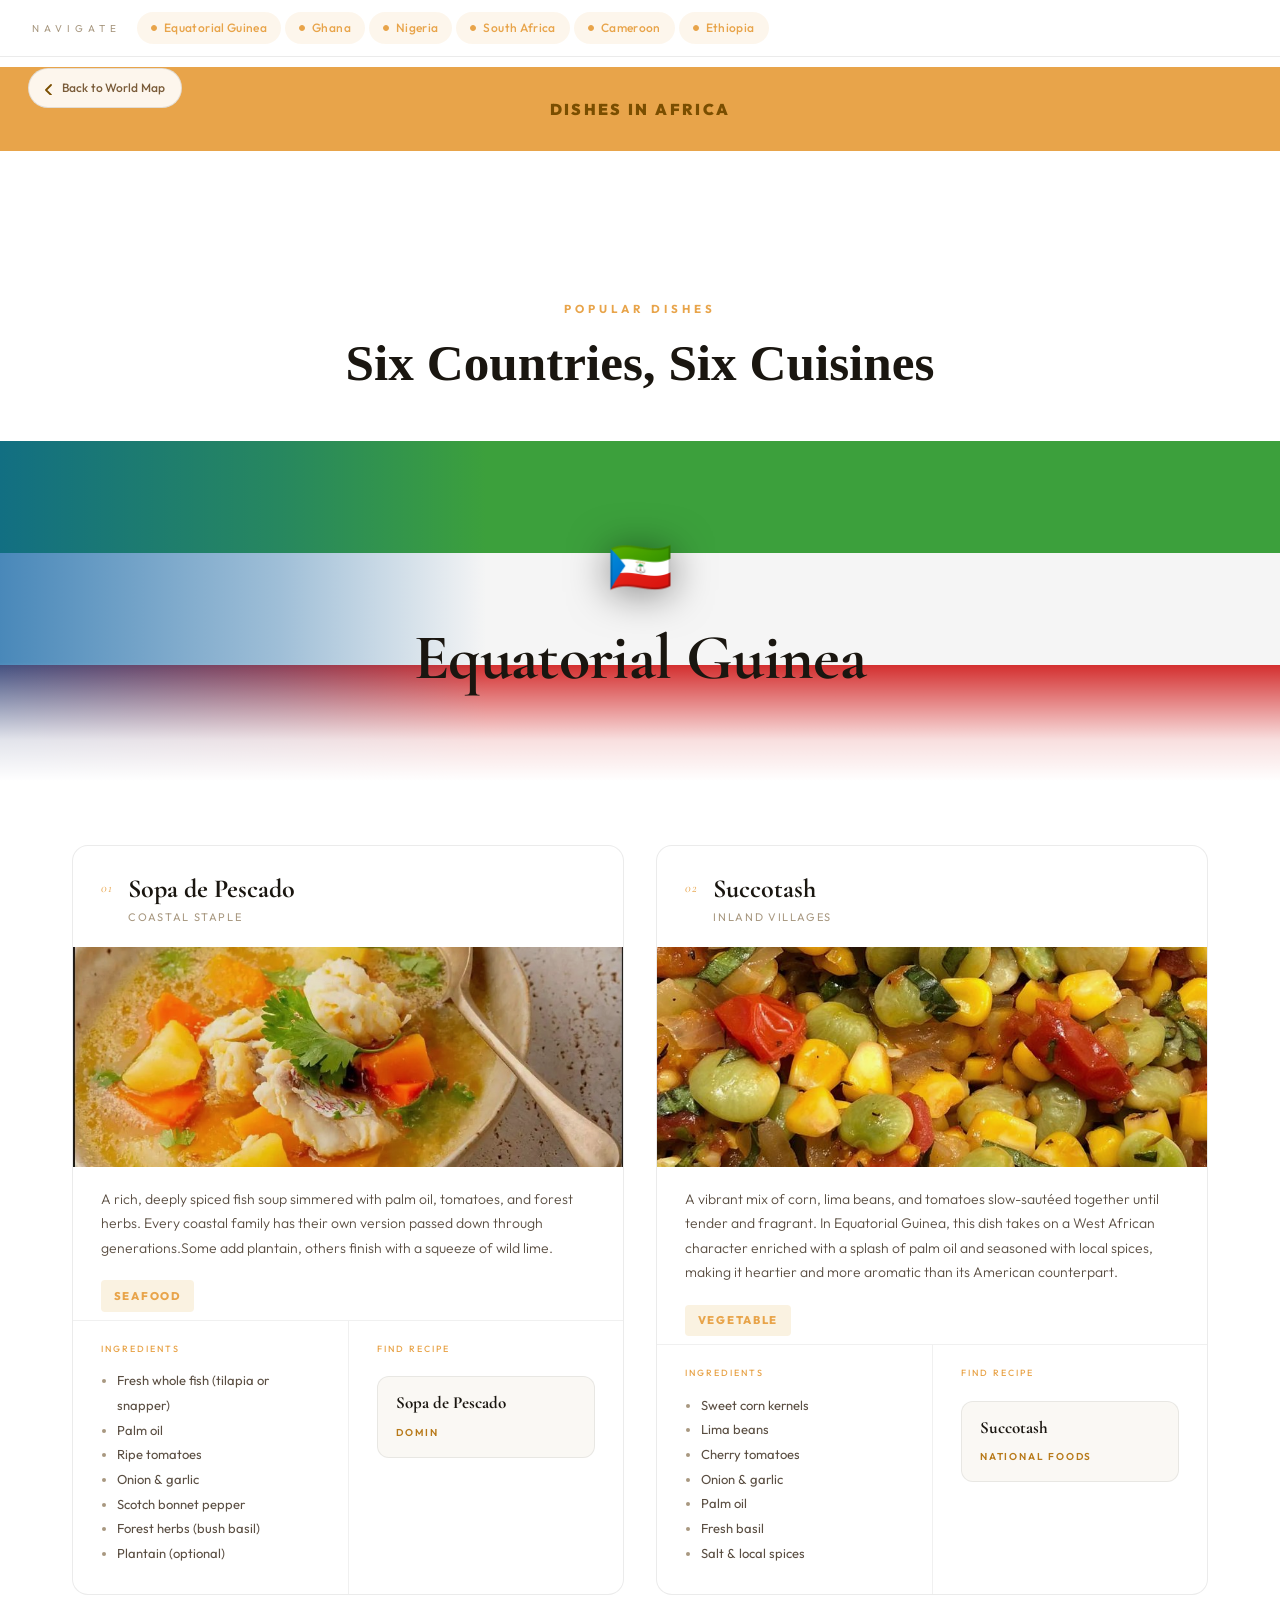
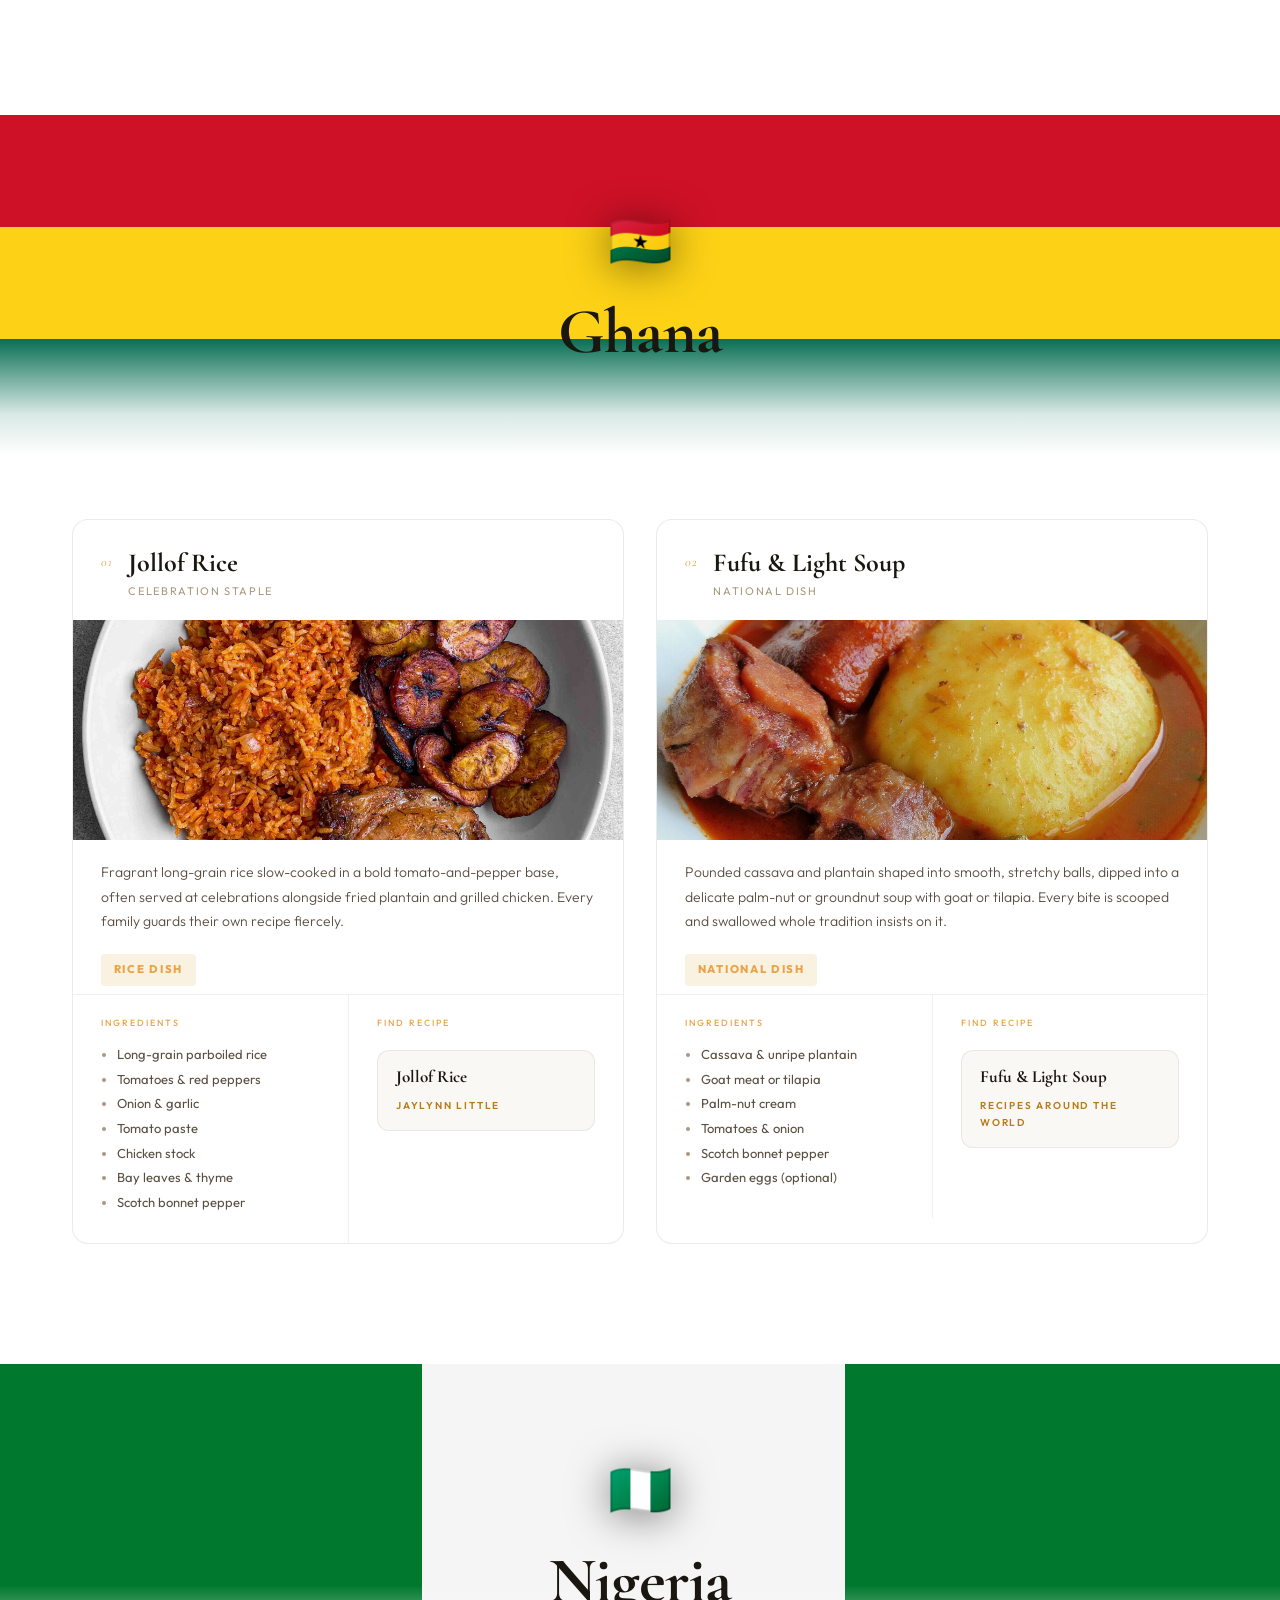
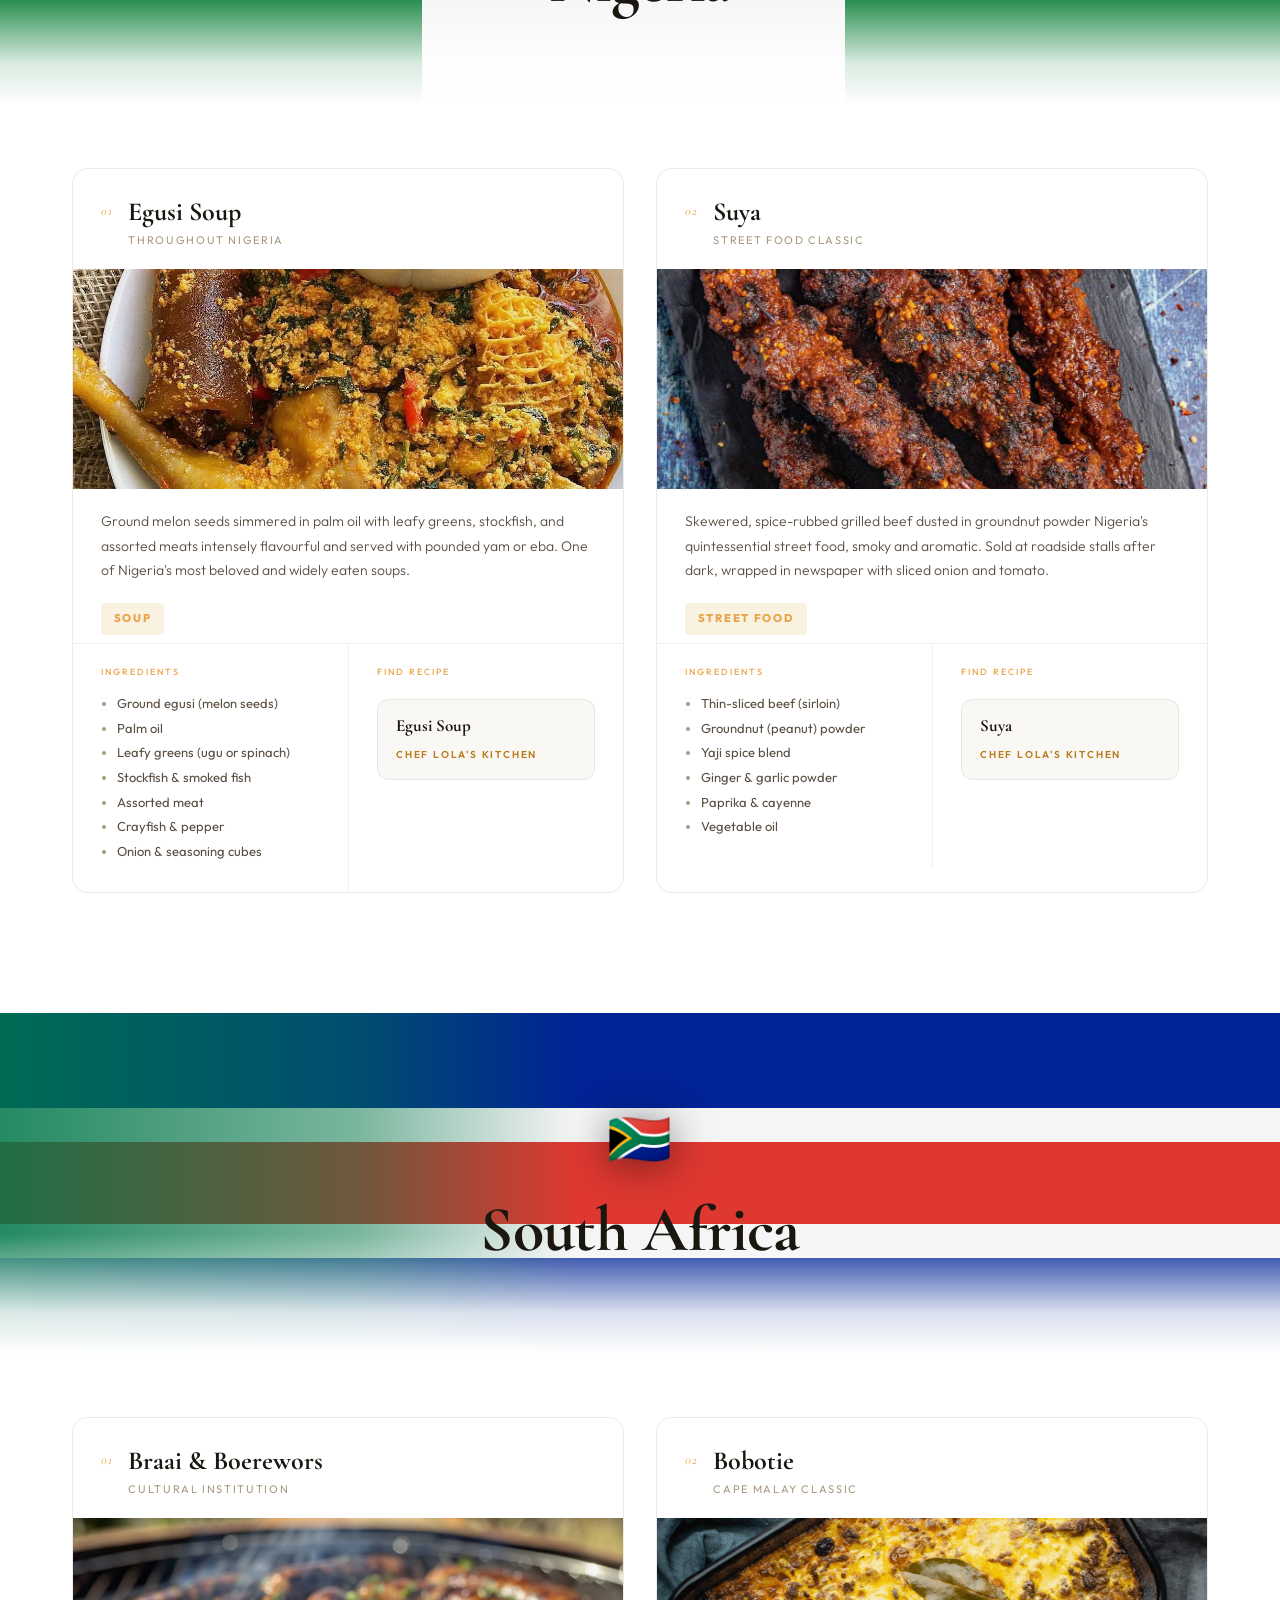
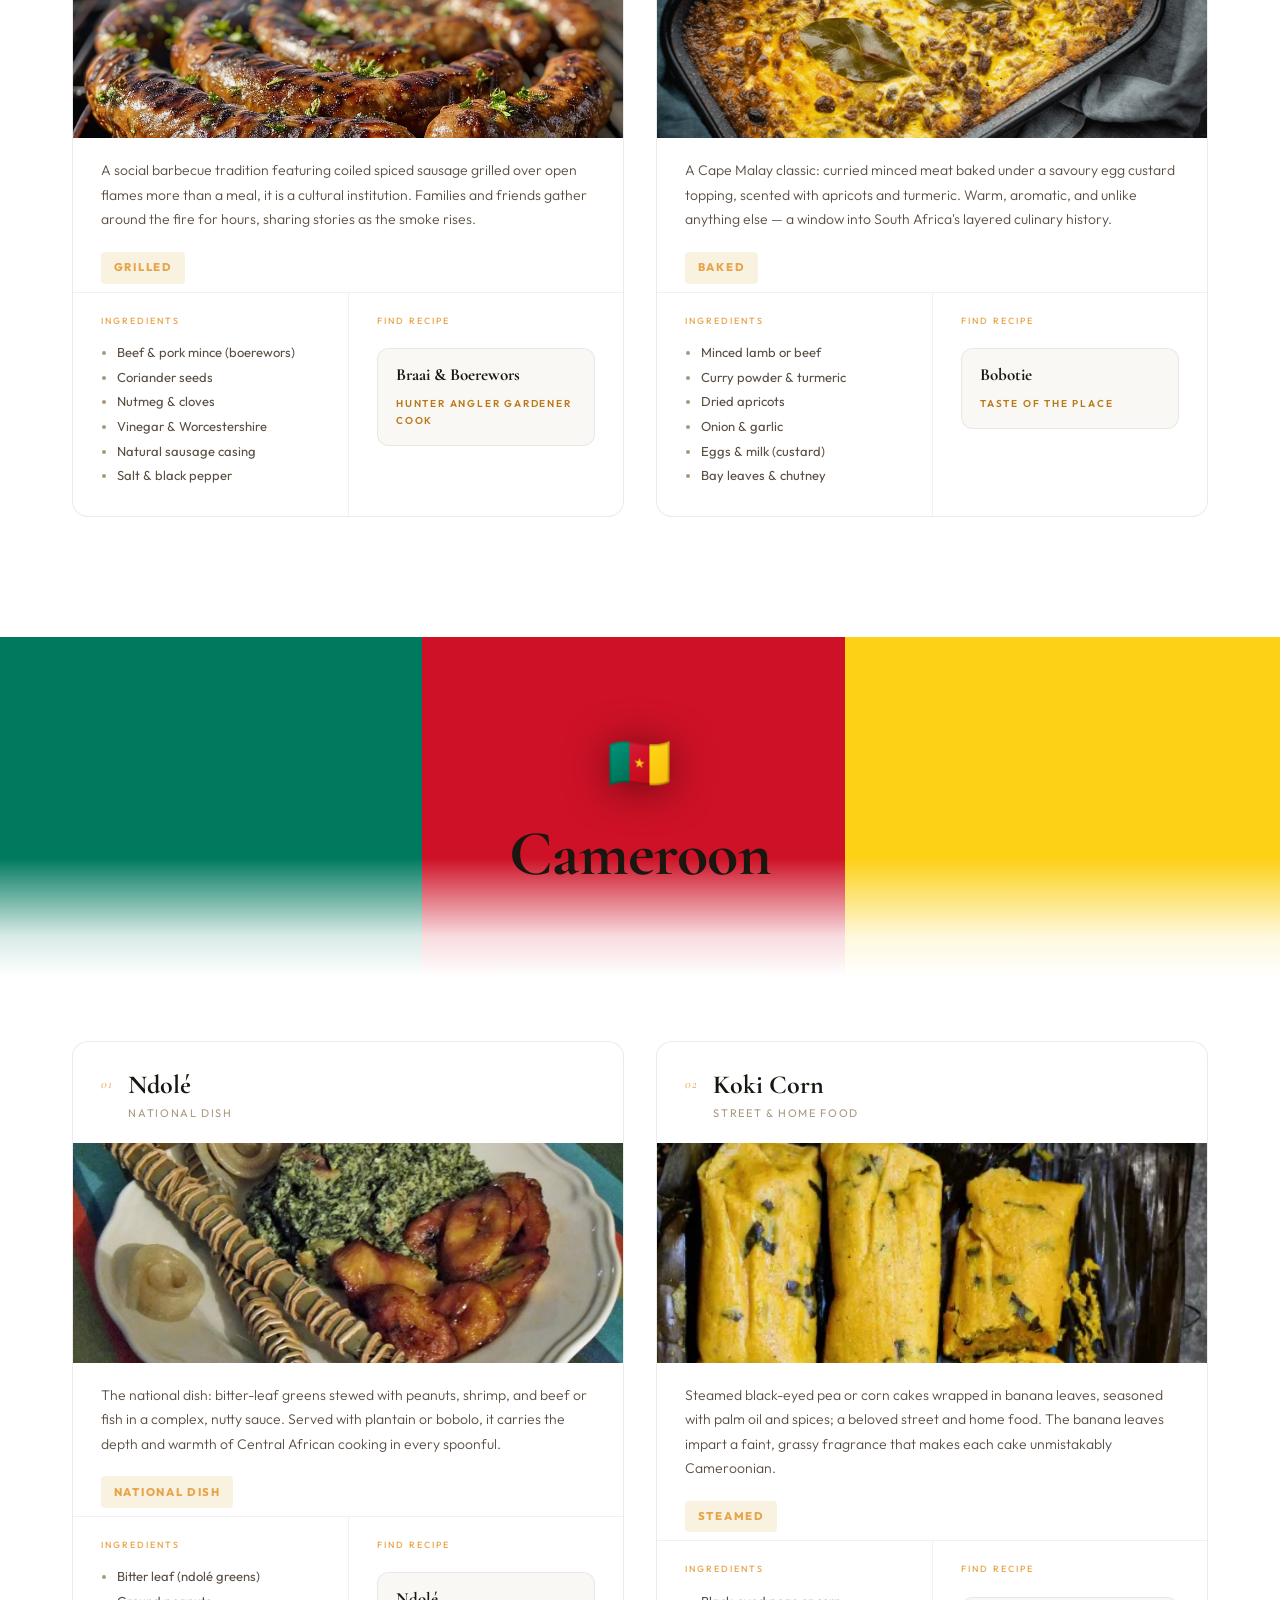
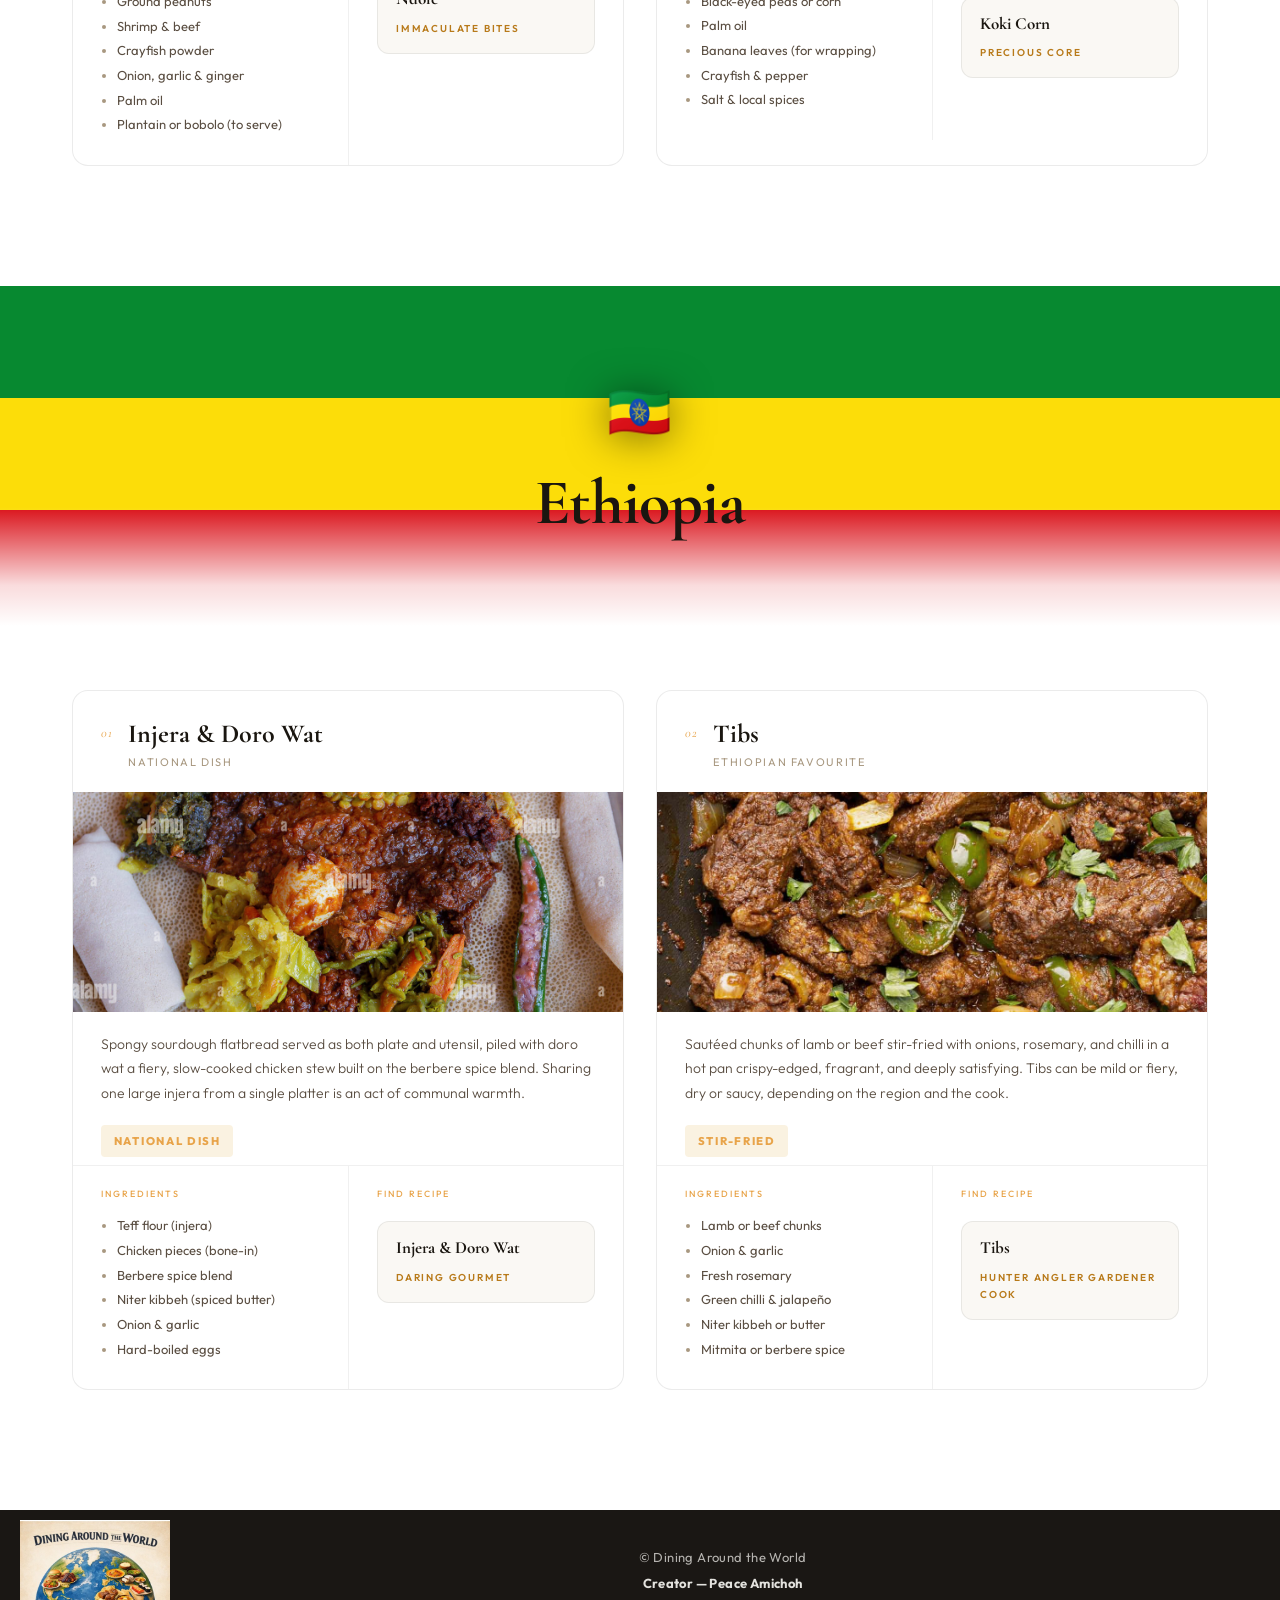
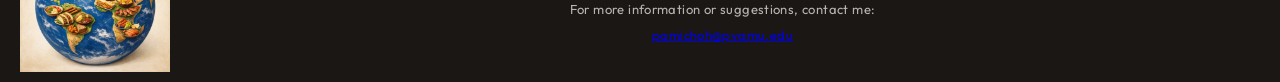
<file: african-dishes.html>
<!DOCTYPE html>
<html lang="en">
<head>
  <meta charset="UTF-8" />
  <meta name="viewport" content="width=device-width, initial-scale=1.0" />
  <title>African Dishes</title>
  <link rel="stylesheet" href="african-dishes.css" />
  <link href="https://fonts.googleapis.com/css2?family=Cormorant+Garamond:ital,wght@0,400;0,600;0,700;1,400;1,600&family=Outfit:wght@300;400;500&display=swap" rel="stylesheet" />
</head>
<body>
    <div class="hero-divider"></div>

<!-- BAND -->
  <div class="intro-band">
       Dishes in Africa
  </div>

  <!-- Horizontal Nav -->
  <nav class="top-nav">
    <span class="top-nav-label">Navigate</span>
    <ul>
      <li><a href="#equatorial-guinea" class="nav-link active"><span class="nav-dot"></span>Equatorial Guinea</a></li>
      <li><a href="#ghana" class="nav-link active"><span class="nav-dot"></span>Ghana</a></li>
      <li><a href="#nigeria" class="nav-link active"><span class="nav-dot"></span>Nigeria</a></li>
      <li><a href="#south-africa" class="nav-link active"><span class="nav-dot"></span>South Africa</a></li>
      <li><a href="#cameroon" class="nav-link active"><span class="nav-dot"></span>Cameroon</a></li>
      <li><a href="#ethiopia" class="nav-link active"><span class="nav-dot"></span>Ethiopia</a></li>
    </ul>
  </nav>

  <!-- Back Button -->
  <a href="index.html" class="back-btn">
    <svg width="13" height="13" viewBox="0 0 13 13" fill="none">
      <path d="M10 3L5 8L10 13" stroke="#7a4e00" stroke-width="1.8" stroke-linecap="round" stroke-linejoin="round"/>
    </svg>
    <span>Back to World Map</span>
  </a>

  <main style="padding-top: 52px;">

    <div class="section-header">
      <p class="eyebrow">Popular Dishes</p>
      <h2>Six Countries, Six Cuisines</h2>
    </div>

    <!-- ======== EQUATORIAL GUINEA ======== -->
    <section id="equatorial-guinea" class="country-section">
      <div class="flag-banner equatorial-guinea-flag">
        <div class="flag-overlay"></div>
        <div class="flag-content">
          <span class="flag-emoji" aria-label="Equatorial Guinea flag">🇬🇶</span>
          <h2 class="country-title">Equatorial Guinea</h2>
        </div>
      </div>
      <div class="dishes-grid">
        <article class="dish-card">
          <div class="dish-header">
            <span class="dish-number">01</span>
            <div>
              <h3 class="dish-name">Sopa de Pescado</h3>
              <p class="dish-origin">Coastal staple</p>
            </div></div>
          <img src="Sopa_de_Pescado.jpg" alt="Sopa de Pescado" class="dish-photo" />
          <p class="dish-about">A rich, deeply spiced fish soup simmered with palm oil, tomatoes, and forest herbs. Every coastal family has their own version passed down through generations.Some add plantain, others finish with a squeeze of wild lime.</p>
          <span class="dish-tag">Seafood</span>
          <div class="dish-sections">
            <div>
              <p class="section-label">Ingredients</p>
              <ul class="ingredient-list">
                <li>Fresh whole fish (tilapia or snapper)</li>
                <li>Palm oil</li>
                <li>Ripe tomatoes</li>
                <li>Onion &amp; garlic</li>
                <li>Scotch bonnet pepper</li>
                <li>Forest herbs (bush basil)</li>
                <li>Plantain (optional)</li>
              </ul>
            </div>
                        <div class="recipe-link-col">
              <p class="section-label">Find Recipe</p>
              <a href="https://www.dominicancooking.com/fish-soup-sopa-pescado" target="_blank" rel="noopener noreferrer" class="recipe-card-link">
                <span class="recipe-dish-name">Sopa de Pescado</span>
                <span class="recipe-source-row">
                  <span class="recipe-source">Domin</span>
 <path d="M2 8L8 2M8 2H4M8 2V6" stroke="currentColor" stroke-width="1.4" stroke-linecap="round" stroke-linejoin="round"/>
                  </svg>
                </span>
              </a>
            </div>
          </div>
        </article>
        <article class="dish-card">
          <div class="dish-header">
            <span class="dish-number">02</span>
            <div>
              <h3 class="dish-name">Succotash</h3>
              <p class="dish-origin">Inland villages</p>
            </div></div>
          <img src="Succotash.jpg" alt="Succotash" class="dish-photo" />
          <p class="dish-about">A vibrant mix of corn, lima beans, and tomatoes slow-sautéed together until tender and fragrant. In Equatorial Guinea, this dish takes on a West African character enriched with a splash of palm oil and seasoned with local spices, making it heartier and more aromatic than its American counterpart.</p>
          <span class="dish-tag">Vegetable</span>
          <div class="dish-sections">
            <div>
              <p class="section-label">Ingredients</p>
              <ul class="ingredient-list">
                <li>Sweet corn kernels</li>
                <li>Lima beans</li>
                <li>Cherry tomatoes</li>
                <li>Onion &amp; garlic</li>
                <li>Palm oil</li>
                <li>Fresh basil</li>
                <li>Salt &amp; local spices</li>
              </ul>
            </div>
                        <div class="recipe-link-col">
              <p class="section-label">Find Recipe</p>
              <a href="https://nationalfoods.org/recipes/national-dish-of-equatorial-guinea-succotash/" rel="noopener noreferrer" class="recipe-card-link">
                <span class="recipe-dish-name">Succotash</span>
                <span class="recipe-source-row">
                  <span class="recipe-source">National foods</span>
 <path d="M2 8L8 2M8 2H4M8 2V6" stroke="currentColor" stroke-width="1.4" stroke-linecap="round" stroke-linejoin="round"/>
                  </svg>
                </span>
              </a>
            </div>
          </div>
        </article>
      </div>
    </section>

    <!-- ======== GHANA ======== -->
    <section id="ghana" class="country-section">
      <div class="flag-banner ghana-flag">
        <div class="flag-overlay"></div>
        <div class="flag-content">
          <span class="flag-emoji" aria-label="Ghana flag">🇬🇭</span>
          <h2 class="country-title">Ghana</h2>
        </div>
      </div>
      <div class="dishes-grid">
        <article class="dish-card">
          <div class="dish-header">
            <span class="dish-number">01</span>
            <div>
              <h3 class="dish-name">Jollof Rice</h3>
              <p class="dish-origin">Celebration staple</p>
            </div></div>
          <img src="jollof-rice.jpg" alt="Jollof Rice" class="dish-photo" />
          <p class="dish-about">Fragrant long-grain rice slow-cooked in a bold tomato-and-pepper base, often served at celebrations alongside fried plantain and grilled chicken. Every family guards their own recipe fiercely.</p>
          <span class="dish-tag">Rice Dish</span>
          <div class="dish-sections">
            <div>
              <p class="section-label">Ingredients</p>
              <ul class="ingredient-list">
                <li>Long-grain parboiled rice</li>
                <li>Tomatoes &amp; red peppers</li>
                <li>Onion &amp; garlic</li>
                <li>Tomato paste</li>
                <li>Chicken stock</li>
                <li>Bay leaves &amp; thyme</li>
                <li>Scotch bonnet pepper</li>
              </ul>
            </div>
                        <div class="recipe-link-col">
              <p class="section-label">Find Recipe</p>
              <a href="https://www.jaylynnlittle.com/ghanaian-jollof-rice/" rel="noopener noreferrer" class="recipe-card-link">
                <span class="recipe-dish-name">Jollof Rice</span>
                <span class="recipe-source-row">
                  <span class="recipe-source">jaylynn Little</span>
 <path d="M2 8L8 2M8 2H4M8 2V6" stroke="currentColor" stroke-width="1.4" stroke-linecap="round" stroke-linejoin="round"/>
                  </svg>
                </span>
              </a>
            </div>
          </div>
        </article>
        <article class="dish-card">
          <div class="dish-header">
            <span class="dish-number">02</span>
            <div>
              <h3 class="dish-name">Fufu &amp; Light Soup</h3>
              <p class="dish-origin">National dish</p>
            </div></div>
          <img src="fufu_light_soup.jpg" alt="Fufu & Light Soup" class="dish-photo" />
          <p class="dish-about">Pounded cassava and plantain shaped into smooth, stretchy balls, dipped into a delicate palm-nut or groundnut soup with goat or tilapia. Every bite is scooped and swallowed whole tradition insists on it.</p>
          <span class="dish-tag">National Dish</span>
          <div class="dish-sections">
            <div>
              <p class="section-label">Ingredients</p>
              <ul class="ingredient-list">
                <li>Cassava &amp; unripe plantain</li>
                <li>Goat meat or tilapia</li>
                <li>Palm-nut cream</li>
                <li>Tomatoes &amp; onion</li>
                <li>Scotch bonnet pepper</li>
                <li>Garden eggs (optional)</li>
              </ul>
            </div>
                        <div class="recipe-link-col">
              <p class="section-label">Find Recipe</p>
              <a href="https://recipesaroundtheworld.com/recipes-from-around-the-world-fufu-and-lightsoup-dea8c1dd01f" class="recipe-card-link">
                <span class="recipe-dish-name">Fufu & Light Soup</span>
                <span class="recipe-source-row">
                  <span class="recipe-source">Recipes around the world</span>
 <path d="M2 8L8 2M8 2H4M8 2V6" stroke="currentColor" stroke-width="1.4" stroke-linecap="round" stroke-linejoin="round"/>
                  </svg>
                </span>
              </a>
            </div>
          </div>
        </article>
      </div>
    </section>

    <!-- ======== NIGERIA ======== -->
    <section id="nigeria" class="country-section">
      <div class="flag-banner nigeria-flag">
        <div class="flag-overlay"></div>
        <div class="flag-content">
          <span class="flag-emoji" aria-label="Nigeria flag">🇳🇬</span>
          <h2 class="country-title">Nigeria</h2>
        </div>
      </div>
      <div class="dishes-grid">
        <article class="dish-card">
          <div class="dish-header">
            <span class="dish-number">01</span>
            <div>
              <h3 class="dish-name">Egusi Soup</h3>
              <p class="dish-origin">Throughout Nigeria</p>
            </div></div>
          <img src="Egusi_soup.jpg" alt="Egusi Soup" class="dish-photo" />
          <p class="dish-about">Ground melon seeds simmered in palm oil with leafy greens, stockfish, and assorted meats intensely flavourful and served with pounded yam or eba. One of Nigeria's most beloved and widely eaten soups.</p>
          <span class="dish-tag">Soup</span>
          <div class="dish-sections">
            <div>
              <p class="section-label">Ingredients</p>
              <ul class="ingredient-list">
                <li>Ground egusi (melon seeds)</li>
                <li>Palm oil</li>
                <li>Leafy greens (ugu or spinach)</li>
                <li>Stockfish &amp; smoked fish</li>
                <li>Assorted meat</li>
                <li>Crayfish &amp; pepper</li>
                <li>Onion &amp; seasoning cubes</li>
              </ul>
            </div>
                        <div class="recipe-link-col">
              <p class="section-label">Find Recipe</p>
              <a href="https://cheflolaskitchen.com/egusi-soup-recipe/" rel="noopener noreferrer" class="recipe-card-link">
                <span class="recipe-dish-name">Egusi Soup</span>
                <span class="recipe-source-row">
                  <span class="recipe-source">Chef Lola's kitchen</span>
 <path d="M2 8L8 2M8 2H4M8 2V6" stroke="currentColor" stroke-width="1.4" stroke-linecap="round" stroke-linejoin="round"/>
                  </svg>
                </span>
              </a>
            </div>
          </div>
        </article>
        <article class="dish-card">
          <div class="dish-header">
            <span class="dish-number">02</span>
            <div>
              <h3 class="dish-name">Suya</h3>
              <p class="dish-origin">Street food classic</p>
            </div></div>
          <img src="Suya.jpg" alt="Suya" class="dish-photo" />
          <p class="dish-about">Skewered, spice-rubbed grilled beef dusted in groundnut powder Nigeria's quintessential street food, smoky and aromatic. Sold at roadside stalls after dark, wrapped in newspaper with sliced onion and tomato.</p>
          <span class="dish-tag">Street Food</span>
          <div class="dish-sections">
            <div>
              <p class="section-label">Ingredients</p>
              <ul class="ingredient-list">
                <li>Thin-sliced beef (sirloin)</li>
                <li>Groundnut (peanut) powder</li>
                <li>Yaji spice blend</li>
                <li>Ginger &amp; garlic powder</li>
                <li>Paprika &amp; cayenne</li>
                <li>Vegetable oil</li>
              </ul>
            </div>
                        <div class="recipe-link-col">
              <p class="section-label">Find Recipe</p>
              <a href="https://cheflolaskitchen.com/suya/" target="_blank" rel="noopener noreferrer" class="recipe-card-link">
                <span class="recipe-dish-name">Suya</span>
                <span class="recipe-source-row">
                  <span class="recipe-source">Chef Lola's kitchen</span>
 <path d="M2 8L8 2M8 2H4M8 2V6" stroke="currentColor" stroke-width="1.4" stroke-linecap="round" stroke-linejoin="round"/>
                  </svg>
                </span>
              </a>
            </div>
          </div>
        </article>
      </div>
    </section>

    <!-- ======== SOUTH AFRICA ======== -->
    <section id="south-africa" class="country-section">
      <div class="flag-banner south-africa-flag">
        <div class="flag-overlay"></div>
        <div class="flag-content">
          <span class="flag-emoji" aria-label="South Africa flag">🇿🇦</span>
          <h2 class="country-title">South Africa</h2>
        </div>
      </div>
      <div class="dishes-grid">
        <article class="dish-card">
          <div class="dish-header">
            <span class="dish-number">01</span>
            <div>
              <h3 class="dish-name">Braai &amp; Boerewors</h3>
              <p class="dish-origin">Cultural institution</p>
            </div></div>
          <img src="Braai.jpg" alt="Braai & Boerewors" class="dish-photo" />
          <p class="dish-about">A social barbecue tradition featuring coiled spiced sausage grilled over open flames more than a meal, it is a cultural institution. Families and friends gather around the fire for hours, sharing stories as the smoke rises.</p>
          <span class="dish-tag">Grilled</span>
          <div class="dish-sections">
            <div>
              <p class="section-label">Ingredients</p>
              <ul class="ingredient-list">
                <li>Beef &amp; pork mince (boerewors)</li>
                <li>Coriander seeds</li>
                <li>Nutmeg &amp; cloves</li>
                <li>Vinegar &amp; Worcestershire</li>
                <li>Natural sausage casing</li>
                <li>Salt &amp; black pepper</li>
              </ul>
            </div>
                        <div class="recipe-link-col">
              <p class="section-label">Find Recipe</p>
              <a href="https://honest-food.net/boerewors-recipe/" rel="noopener noreferrer" class="recipe-card-link">
                <span class="recipe-dish-name">Braai & Boerewors</span>
                <span class="recipe-source-row">
                  <span class="recipe-source">Hunter Angler Gardener Cook</span>
                    <path d="M2 8L8 2M8 2H4M8 2V6" stroke="currentColor" stroke-width="1.4" stroke-linecap="round" stroke-linejoin="round"/>
                  </svg>
                </span>
              </a>
            </div>
          </div>
        </article>
        <article class="dish-card">
          <div class="dish-header">
            <span class="dish-number">02</span>
            <div>
              <h3 class="dish-name">Bobotie</h3>
              <p class="dish-origin">Cape Malay classic</p>
            </div></div>
          <img src="Bobotie.jpg" alt="Bobotie" class="dish-photo" />
          <p class="dish-about">A Cape Malay classic: curried minced meat baked under a savoury egg custard topping, scented with apricots and turmeric. Warm, aromatic, and unlike anything else — a window into South Africa's layered culinary history.</p>
          <span class="dish-tag">Baked</span>
          <div class="dish-sections">
            <div>
              <p class="section-label">Ingredients</p>
              <ul class="ingredient-list">
                <li>Minced lamb or beef</li>
                <li>Curry powder &amp; turmeric</li>
                <li>Dried apricots</li>
                <li>Onion &amp; garlic</li>
                <li>Eggs &amp; milk (custard)</li>
                <li>Bay leaves &amp; chutney</li>
              </ul>
            </div>
                        <div class="recipe-link-col">
              <p class="section-label">Find Recipe</p>
              <a href="https://tasteoftheplace.com/bobotie/" target="_blank" rel="noopener noreferrer" class="recipe-card-link">
                <span class="recipe-dish-name">Bobotie</span>
                <span class="recipe-source-row">
                  <span class="recipe-source">Taste of the Place</span>
 <path d="M2 8L8 2M8 2H4M8 2V6" stroke="currentColor" stroke-width="1.4" stroke-linecap="round" stroke-linejoin="round"/>
                  </svg>
                </span>
              </a>
            </div>
          </div>
        </article>
      </div>
    </section>

    <!-- ======== CAMEROON ======== -->
    <section id="cameroon" class="country-section">
      <div class="flag-banner cameroon-flag">
        <div class="flag-overlay"></div>
        <div class="flag-content">
          <span class="flag-emoji" aria-label="Cameroon flag">🇨🇲</span>
          <h2 class="country-title">Cameroon</h2>
        </div>
      </div>
      <div class="dishes-grid">
        <article class="dish-card">
          <div class="dish-header">
            <span class="dish-number">01</span>
            <div>
              <h3 class="dish-name">Ndolé</h3>
              <p class="dish-origin">National dish</p>
            </div></div>
          <img src="ndole.jpg" alt="Ndolé" class="dish-photo" />
          <p class="dish-about">The national dish: bitter-leaf greens stewed with peanuts, shrimp, and beef or fish in a complex, nutty sauce. Served with plantain or bobolo, it carries the depth and warmth of Central African cooking in every spoonful.</p>
          <span class="dish-tag">National Dish</span>
          <div class="dish-sections">
            <div>
              <p class="section-label">Ingredients</p>
              <ul class="ingredient-list">
                <li>Bitter leaf (ndolé greens)</li>
                <li>Ground peanuts</li>
                <li>Shrimp &amp; beef</li>
                <li>Crayfish powder</li>
                <li>Onion, garlic &amp; ginger</li>
                <li>Palm oil</li>
                <li>Plantain or bobolo (to serve)</li>
              </ul>
            </div>
                        <div class="recipe-link-col">
              <p class="section-label">Find Recipe</p>
              <a href="https://www.africanbites.com/ndole/" target="_blank" rel="noopener noreferrer" class="recipe-card-link">
                <span class="recipe-dish-name">Ndolé</span>
                <span class="recipe-source-row">
                  <span class="recipe-source">immaculate bites</span>
 <path d="M2 8L8 2M8 2H4M8 2V6" stroke="currentColor" stroke-width="1.4" stroke-linecap="round" stroke-linejoin="round"/>
                  </svg>
                </span>
              </a>
            </div>
          </div>
        </article>
        <article class="dish-card">
          <div class="dish-header">
            <span class="dish-number">02</span>
            <div>
              <h3 class="dish-name">Koki Corn</h3>
              <p class="dish-origin">Street &amp; home food</p>
            </div></div>
          <img src="koki_corn.jpg" alt="Koki Corn" class="dish-photo" />
          <p class="dish-about">Steamed black-eyed pea or corn cakes wrapped in banana leaves, seasoned with palm oil and spices; a beloved street and home food. The banana leaves impart a faint, grassy fragrance that makes each cake unmistakably Cameroonian.</p>
          <span class="dish-tag">Steamed</span>
          <div class="dish-sections">
            <div>
              <p class="section-label">Ingredients</p>
              <ul class="ingredient-list">
                <li>Black-eyed peas or corn</li>
                <li>Palm oil</li>
                <li>Banana leaves (for wrapping)</li>
                <li>Crayfish &amp; pepper</li>
                <li>Salt &amp; local spices</li>
              </ul>
            </div>
                        <div class="recipe-link-col">
              <p class="section-label">Find Recipe</p>
              <a href="https://www.preciouscore.com/koki-corn/#wprm-recipe-container-3714/" target="_blank" rel="noopener noreferrer" class="recipe-card-link">
                <span class="recipe-dish-name">Koki Corn</span>
                <span class="recipe-source-row">
                  <span class="recipe-source">Precious core</span>
 <path d="M2 8L8 2M8 2H4M8 2V6" stroke="currentColor" stroke-width="1.4" stroke-linecap="round" stroke-linejoin="round"/>
                  </svg>
                </span>
              </a>
            </div>
          </div>
        </article>
      </div>
    </section>

    <!-- ======== ETHIOPIA ======== -->
    <section id="ethiopia" class="country-section">
      <div class="flag-banner ethiopia-flag">
        <div class="flag-overlay"></div>
        <div class="flag-content">
          <span class="flag-emoji" aria-label="Ethiopia flag">🇪🇹</span>
          <h2 class="country-title">Ethiopia</h2>
        </div>
      </div>
      <div class="dishes-grid">
        <article class="dish-card">
          <div class="dish-header">
            <span class="dish-number">01</span>
            <div>
              <h3 class="dish-name">Injera &amp; Doro Wat</h3>
              <p class="dish-origin">National dish</p>
            </div></div>
          <img src="injera_doro_wat.jpg" alt="Injera and Doro Wat" class="dish-photo" />
          <p class="dish-about">Spongy sourdough flatbread served as both plate and utensil, piled with doro wat a fiery, slow-cooked chicken stew built on the berbere spice blend. Sharing one large injera from a single platter is an act of communal warmth.</p>
          <span class="dish-tag">National Dish</span>
          <div class="dish-sections">
            <div>
              <p class="section-label">Ingredients</p>
              <ul class="ingredient-list">
                <li>Teff flour (injera)</li>
                <li>Chicken pieces (bone-in)</li>
                <li>Berbere spice blend</li>
                <li>Niter kibbeh (spiced butter)</li>
                <li>Onion &amp; garlic</li>
                <li>Hard-boiled eggs</li>
              </ul>
            </div>
                        <div class="recipe-link-col">
              <p class="section-label">Find Recipe</p>
              <a href="https://www.daringgourmet.com/doro-wat-spicy-ethiopian-chicken-stew/" rel="noopener noreferrer" class="recipe-card-link">
                <span class="recipe-dish-name">Injera & Doro Wat</span>
                <span class="recipe-source-row">
                  <span class="recipe-source">Daring Gourmet</span>
 <path d="M2 8L8 2M8 2H4M8 2V6" stroke="currentColor" stroke-width="1.4" stroke-linecap="round" stroke-linejoin="round"/>
                  </svg>
                </span>
              </a>
            </div>
          </div>
        </article>
        <article class="dish-card">
          <div class="dish-header">
            <span class="dish-number">02</span>
            <div>
              <h3 class="dish-name">Tibs</h3>
              <p class="dish-origin">Ethiopian favourite</p>
            </div></div>
          <img src="Tibs.jpg" alt="Tibs" class="dish-photo" />
          <p class="dish-about">Sautéed chunks of lamb or beef stir-fried with onions, rosemary, and chilli in a hot pan crispy-edged, fragrant, and deeply satisfying. Tibs can be mild or fiery, dry or saucy, depending on the region and the cook.</p>
          <span class="dish-tag">Stir-Fried</span>
          <div class="dish-sections">
            <div>
              <p class="section-label">Ingredients</p>
              <ul class="ingredient-list">
                <li>Lamb or beef chunks</li>
                <li>Onion &amp; garlic</li>
                <li>Fresh rosemary</li>
                <li>Green chilli &amp; jalapeño</li>
                <li>Niter kibbeh or butter</li>
                <li>Mitmita or berbere spice</li>
              </ul>
            </div>
                        <div class="recipe-link-col">
              <p class="section-label">Find Recipe</p>
              <a href="https://honest-food.net/ethiopian-tibs-recipe/" rel="noopener noreferrer" class="recipe-card-link">
                <span class="recipe-dish-name">Tibs</span>
                <span class="recipe-source-row">
                  <span class="recipe-source">Hunter Angler Gardener Cook</span>
     <path d="M2 8L8 2M8 2H4M8 2V6" stroke="currentColor" stroke-width="1.4" stroke-linecap="round" stroke-linejoin="round"/>
                  </svg>
                </span>
              </a>
            </div>
          </div>
        </article>
      </div>
    </section>


  </main>


<footer class="page-footer">  
    <img src="world_logo.jpg" alt="Dining Around the World Logo" class="footer-logo">
<div class="footer-content">
  <p> © Dining Around the World </p>
        <p><strong>Creator &mdash; Peace Amichoh</strong> </p>
  <p> For more information or suggestions, contact me: </p>
  <p><a href="mailto:pamichoh@pvamu.edu">pamichoh@pvamu.edu</a></p>
  </div>
  </footer>


</body>
</html>
</file>
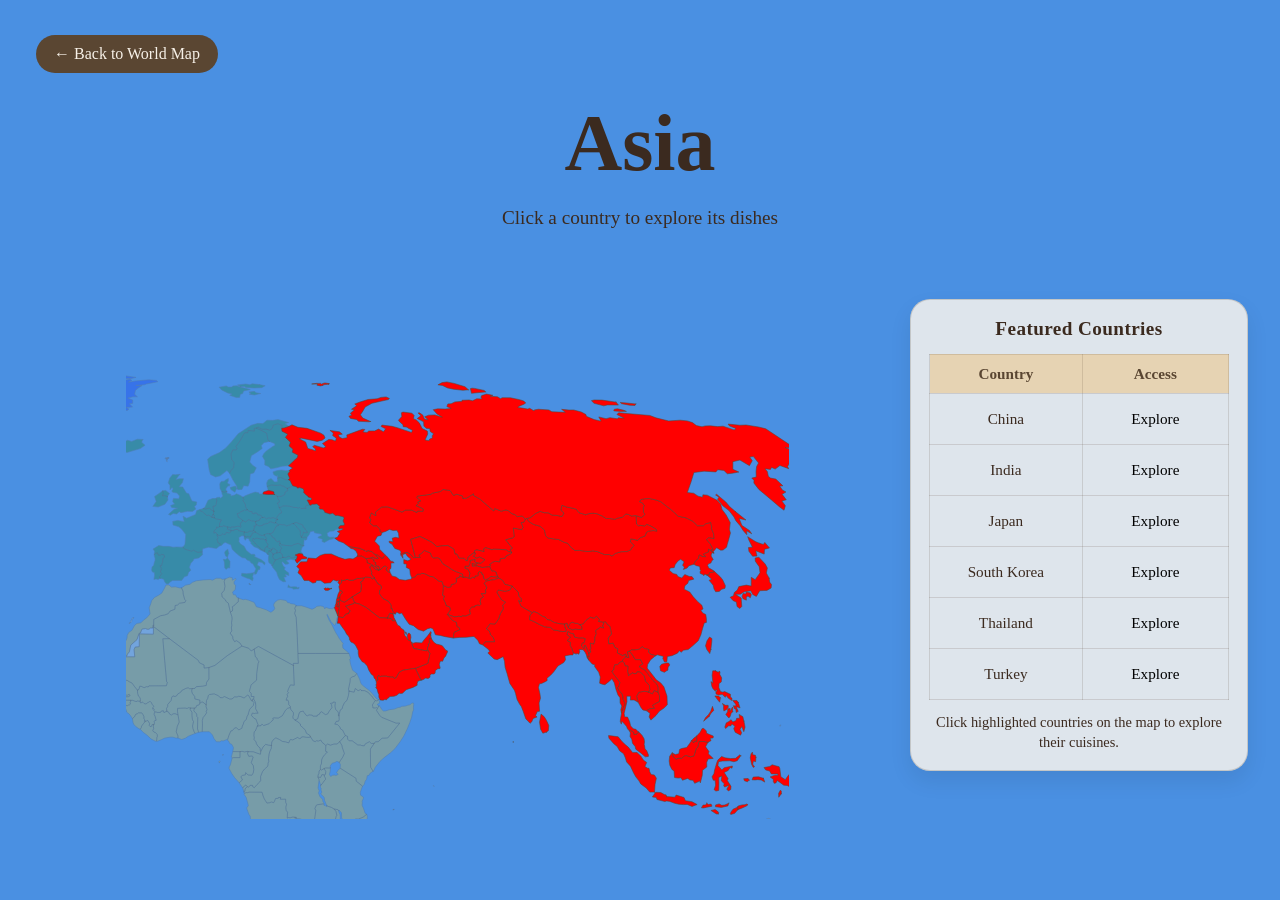
<file: asia.html>
<!DOCTYPE html>
<html lang="en">
<head>
  <meta charset="UTF-8">
  <meta name="viewport" content="width=device-width, initial-scale=1.0">
  <title>Asia</title>
  <link rel="stylesheet" href="styles.css">

  <style>
  .legend-table th {
	background-color: #e6d3b3;
	color: #5a4632;
	padding: 10px;
  }
  
  .legend-table .explore-link {
	color: #000;
	text-decoration: none;
	display: inline-block;
 	border-radius: 999px;
	background: transparent;
	padding: 6px 12px;
	transition: all 0.25s ease;
  }
 
 .legend-table .explore-link:hover {
	background-color: #b41a09;
	text-decoration: none;
	color: white !important;
	transform: translateY(-1px);
  }
  
  .legend-table .explore-link:visited {
	color: #000;
  }
  </style>

</head>
<body>

  <div class="hero asia-hero">
    <a href="index.html" class="back-button">← Back to World Map</a>
    <h1 style="font-family: Cinzel, serif; font-size: 80px">Asia</h1>
    <p>Click a country to explore its dishes</p>
  </div>

  <div class="continent-content">  
   <div class="map-panel">
    <div class="asia-map-frame">
     <div class="asia-map-inner">

<?xml version="1.0"?>
<!--
*************Map created by Simplemaps.com********************		
*************Attribution is highly appreciated!***************
*************http://simplemaps.com****************************

The MIT License (MIT)

Copyright (c) 2020 Pareto Softare, LLC DBA Simplemaps.com

Permission is hereby granted, free of charge, to any person obtaining a copy
of this software and associated documentation files (the "Software"), to deal
in the Software without restriction, including without limitation the rights
to use, copy, modify, merge, publish, distribute, sublicense, and/or sell
copies of the Software, and to permit persons to whom the Software is
furnished to do so, subject to the following conditions:

The above copyright notice and this permission notice shall be included in
all copies or substantial portions of the Software.

THE SOFTWARE IS PROVIDED "AS IS", WITHOUT WARRANTY OF ANY KIND, EXPRESS OR
IMPLIED, INCLUDING BUT NOT LIMITED TO THE WARRANTIES OF MERCHANTABILITY,
FITNESS FOR A PARTICULAR PURPOSE AND NONINFRINGEMENT. IN NO EVENT SHALL THE
AUTHORS OR COPYRIGHT HOLDERS BE LIABLE FOR ANY CLAIM, DAMAGES OR OTHER
LIABILITY, WHETHER IN AN ACTION OF CONTRACT, TORT OR OTHERWISE, ARISING FROM,
OUT OF OR IN CONNECTION WITH THE SOFTWARE OR THE USE OR OTHER DEALINGS IN
THE SOFTWARE.

-->
<svg baseprofile="tiny" fill="#ececec" height="857" stroke="black" stroke-linecap="round" stroke-linejoin="round" stroke-width=".2" version="1.2" viewbox="0 0 2000 857" width="2000" xmlns="http://www.w3.org/2000/svg">
 <path d="M1383 261.6l1.5 1.8-2.9 0.8-2.4 1.1-5.9 0.8-5.3 1.3-2.4 2.8 1.9 2.7 1.4 3.2-2 2.7 0.8 2.5-0.9 2.3-5.2-0.2 3.1 4.2-3.1 1.7-1.4 3.8 1.1 3.9-1.8 1.8-2.1-0.6-4 0.9-0.2 1.7-4.1 0-2.3 3.7 0.8 5.4-6.6 2.7-3.9-0.6-0.9 1.4-3.4-0.8-5.3 1-9.6-3.3 3.9-5.8-1.1-4.1-4.3-1.1-1.2-4.1-2.7-5.1 1.6-3.5-2.5-1 0.5-4.7 0.6-8 5.9 2.5 3.9-0.9 0.4-2.9 4-0.9 2.6-2-0.2-5.1 4.2-1.3 0.3-2.2 2.9 1.7 1.6 0.2 3 0 4.3 1.4 1.8 0.7 3.4-2 2.1 1.2 0.9-2.9 3.2 0.1 0.6-0.9-0.2-2.6 1.7-2.2 3.3 1.4-0.1 2 1.7 0.3 0.9 5.4 2.7 2.1 1.5-1.4 2.2-0.6 2.5-2.9 3.8 0.5 5.4 0z" id="AF" name="Afghanistan">
 </path>
 <path class="Angola" d="M 1121.2 572 1121.8 574 1121.1 577.1 1122 580.1 1121.1 582.5 1121.5 584.7 1109.8 584.6 1109 605.1 1112.6 610.3 1116.2 614.3 1105.8 616.9 1092.3 616 1088.5 613 1065.8 613.2 1065 613.7 1061.7 610.8 1058.1 610.6 1054.7 611.7 1052 612.9 1051.5 608.9 1052.4 603.2 1054.4 597.3 1054.7 594.6 1056.6 588.8 1058 586.2 1061.3 582 1063.2 579.1 1063.8 574.4 1063.5 570.7 1061.9 568.4 1060.4 564.5 1059.1 560.7 1059.4 559.3 1061.1 556.8 1059.5 550.6 1058.3 546.3 1055.5 542.2 1056.1 541 1058.4 540.1 1060.1 540.2 1062.1 539.5 1078.8 539.6 1080.1 544.3 1081.7 548.2 1083 550.3 1085.1 553.6 1088.9 553.1 1090.7 552.2 1093.8 553.1 1094.7 551.5 1096.2 547.8 1099.7 547.5 1100 546.4 1102.9 546.4 1102.4 548.7 1109.2 548.6 1109.3 552.7 1110.4 555.1 1109.5 559 1109.9 563 1111.7 565.4 1111.3 573 1112.7 572.4 1115.1 572.6 1118.6 571.6 1121.2 572 Z">
 </path>
 <path class="Angola" d="M 1055.3 539 1053.8 534.2 1056.1 531.4 1057.8 530.3 1059.9 532.5 1057.9 533.9 1056.9 535.5 1056.7 538.3 1055.3 539 Z">
 </path>
 <path d="M1088 228l0.4 1.2 1.4-0.6 1.2 1.7 1.3 0.7 0.6 2.3-0.5 2.2 1 2.7 2.3 1.5 0.1 1.7-1.7 0.9-0.1 2.1-2.2 3.1-0.9-0.4-0.2-1.4-3.1-2.2-0.7-3 0.1-4.4 0.5-1.9-0.9-1-0.5-2.1 1.9-3.1z" id="AL" name="Albania">
 </path>
 <path d="M1296.2 336.7l1.3 5.1-2.8 0 0 4.2 1.1 0.9-2.4 1.3 0.2 2.6-1.3 2.6 0 2.6-1 1.4-16.9-3.2-2.7-6.6-0.3-1.4 0.9-0.4 0.4 1.8 4.2-1 4.6 0.2 3.4 0.2 3.3-4.4 3.7-4.1 3-4 1.3 2.2z" id="AE" name="United Arab Emirates">
 </path>
 <path class="Argentina" d="M 669.1 851.7 666.1 851.5 661.1 851.5 655.1 837.9 658.2 840.7 662.5 845.3 670.3 849 677.6 850.5 676.8 853.5 672.4 853.8 669.1 851.7 Z">
 </path>
 <path class="Argentina" d="M 638.6 644.7 649.9 655.1 654.5 656.1 661.8 660.9 667.7 663.4 668.8 666.2 664.6 676 670.4 677.7 676.7 678.7 680.9 677.7 685.2 672.7 685.5 667.1 688.1 665.8 691.3 669.6 691.7 674.7 687.5 678.2 684.2 680.8 678.9 687.1 672.9 695.8 672.4 701 672 707.6 673.2 714 672.3 715.4 672.7 719.5 673 722.9 680.8 728.4 681 732.8 684.9 735.6 685.2 738.7 681.9 746.9 674.9 750.4 664.7 751.7 658.7 751 660.8 754.9 660.9 759.6 662.7 762.8 660.2 765.1 655.1 766 649.5 763.6 648 765.3 650.5 771.6 654.5 773.5 656.8 771.5 659.3 774.8 655.1 776.8 652.2 780.8 653.4 787.1 653.3 790.5 648.5 790.5 645.5 793.7 645.6 798.5 652.1 803.1 657.3 804.3 657.5 810 652.9 813.5 652.3 820.8 648.8 823.2 647.9 826.1 652.1 832.6 656.7 836.1 654.6 835.8 649.7 834.8 637.6 834 634.1 830.4 632.2 825.8 629.1 826.2 626.5 823.9 623.4 817.4 626.1 814.6 626.2 810.7 624.4 807.5 625.1 802.1 624 793.8 622.2 790.1 624 788.9 622.6 786.5 619.8 785.3 620.6 782.6 617.5 780.2 613.8 772.9 615.5 771.6 612.2 763.8 611.4 757.3 611.2 751.6 613.7 749.3 610.4 743 608.8 737.2 611.8 733 610.4 727.6 612 721.4 610.6 715.5 609 714.3 604.1 703.2 606.2 696.6 604.5 690.4 605.4 684.5 608 678.5 611.3 674.5 609.3 672 610.1 669.9 608.5 659.2 614.1 656.1 615.3 649.4 614.4 647.8 618.4 642 625.9 643.6 629.6 648.2 631.2 643 637.6 643.3 638.6 644.7 Z">
 </path>
 <path d="M1230.8 253l-1.8 0.2-2.8-3.7-0.2-1-2.3 0-1.9-1.7-1 0.1-2.4-1.8-4.2-1.6-0.1-3.1-1.3-2.2 7-1 1.4 1.6 2.2 1.1-0.7 1.6 3.2 2.2-1.1 2.1 2.6 1.7 2.5 1 0.9 4.5z" id="AM" name="Armenia">
 </path>
 <path class="Australia" d="M 1743 763.6 1746.7 765.8 1750 764.9 1754.9 763.7 1757.7 764.1 1753.2 771.7 1749.9 773.8 1745.9 779 1745.3 777.2 1738.7 781.6 1737.9 781.3 1734.9 781.1 1735.4 775.7 1737.4 771.5 1738 765.9 1740 763 1743 763.6 Z">
 </path>
 <path class="Australia" d="M 1793.5 590.2 1794.7 595.2 1798.7 592.8 1800.1 595.5 1802.4 598 1801.3 600.9 1801.5 606.4 1801.7 609.6 1803 610.4 1803.4 615.9 1802.2 619.2 1803 623.5 1808.4 626.9 1811.6 629.9 1814.8 632.7 1813.7 634.3 1816 638.3 1816.5 645.3 1819.1 643.9 1820.6 646.6 1822.2 645.7 1821.5 652.5 1824.4 656.4 1826.3 658.8 1829.1 664 1829.1 669.2 1828.1 672.9 1826.3 676.8 1827 682.3 1824.5 688 1822.4 691 1818.6 696.7 1817.1 700.4 1814 705 1809 710.8 1803.5 714 1799.1 718.9 1795.8 722.1 1791.4 727.6 1787.7 730.8 1783.8 735.6 1780.7 740 1779.9 742.1 1775.6 744.3 1769.5 744.5 1763.2 747.2 1759.4 749.6 1754.6 752.4 1751.9 749.5 1749.3 748.4 1751.9 745.1 1748.4 746.3 1741.2 750.9 1737.6 749.2 1735.2 748.2 1732.4 747.7 1728.3 745.9 1727 741.9 1728.5 737.1 1728.9 733.8 1727.5 731.2 1722.8 730.5 1726 727.3 1726.9 722.6 1722.2 727 1716.9 728.2 1721.4 724.7 1723.9 721 1727.4 717.8 1729 713.1 1722.2 718.5 1717.9 720.7 1713.6 725.8 1710.6 723.2 1712.3 719.8 1710.9 715.1 1709.1 712.7 1710.7 711.2 1705.4 707.3 1701.6 707.2 1697.6 704 1687.7 704.6 1679.8 706.9 1672.9 709.1 1667.9 708.7 1660.9 712 1655.6 713.4 1653.3 716.8 1650.3 719.4 1645.6 719.6 1642 720.1 1637.8 719 1633.6 719.7 1629.8 720 1625.3 723.4 1623.8 723.1 1620.4 724.9 1617 726.9 1613.2 726.7 1609.7 726.7 1605.6 722.6 1603.2 721.4 1604.7 717.7 1607.6 716.8 1609.1 715.4 1609.7 713.1 1612 708.6 1612.7 704.8 1612 698.3 1612.2 694.6 1613.6 691 1612.7 686.8 1613 684.9 1611.3 682.3 1612 677.3 1610.1 672.2 1610 669.5 1611.8 672.3 1611.3 666.3 1613.6 668.2 1614.7 670.7 1615.3 667.4 1613.7 662.3 1613.6 660.3 1612.8 658.4 1614.1 654.7 1615.6 653.1 1616.9 649.9 1617 646.1 1620.1 641.5 1619.7 646.4 1622.8 642 1627.7 639.8 1630.9 637.1 1635.6 634.7 1638.2 634.2 1639.6 635 1644.4 632.6 1647.9 631.9 1649 630.5 1650.5 629.9 1653.6 630.1 1659.8 628.2 1663.3 625.3 1665.3 621.9 1669.2 618.7 1669.9 616.1 1670.6 612.6 1675.5 607.1 1676.9 612.7 1679.5 611.4 1678 608.4 1680.3 605.3 1682.5 606.7 1684 601.8 1687.5 598.6 1689.3 596.1 1692.2 595 1692.6 593.2 1694.9 593.9 1695.3 592.3 1697.9 591.4 1700.7 590.5 1704.4 593.5 1707 597.3 1710.5 597.3 1714 597.9 1713.3 594.4 1716.8 589.3 1719.5 587.6 1718.9 586 1721.8 582.3 1725.5 580 1728.2 580.8 1733.1 579.6 1733.4 576.3 1729.5 574.2 1732.6 573.3 1736.2 574.9 1738.9 577.5 1743.4 579.1 1745.1 578.5 1748.4 580.5 1751.9 578.6 1753.9 579.2 1755.4 577.9 1757.6 581.1 1755.6 584.6 1753.1 587.2 1751.2 587.4 1751.5 589.9 1749.3 593.1 1746.8 596.3 1747 598.1 1750.8 601.7 1754.8 603.7 1757.3 605.9 1760.6 609.7 1762.2 609.7 1764.8 611.4 1765.3 613.4 1770.2 615.5 1774.3 613.3 1776.1 609.9 1777.8 607 1779.1 603.5 1781.7 598.4 1781.5 595.3 1782.2 593.4 1782.1 589.8 1783.5 584.9 1784.8 583.6 1784.2 581.5 1786 578.1 1787.5 574.6 1787.9 572.7 1790.2 570.3 1791.5 573.5 1791.4 577.5 1792.7 578.3 1792.6 581 1794.2 584.2 1794.1 587.9 1793.5 590.2 Z">
 </path>
 <path d="M1070.6 190.8l-0.3 0.8 0.7 2.1-0.2 2.6-2.8 0 1.1 1.4-1.3 4-0.9 1.1-4.4 0.1-2.4 1.5-4.2-0.5-7.3-1.7-1.3-2.1-4.9 1.1-0.5 1.2-3.1-0.9-2.6-0.2-2.3-1.2 0.7-1.5-0.2-1.1 1.4-0.3 2.7 1.7 0.6-1.7 4.4 0.3 3.5-1.1 2.4 0.2 1.7 1.3 0.4-1.1-1-4.1 1.7-0.8 1.6-2.9 3.8 2.1 2.6-2.6 1.7-0.5 4 1.9 2.3-0.3 2.4 1.2z" id="AT" name="Austria">
 </path>
 <path class="Azerbaijan" d="M 1229 253.2 1225.2 252.3 1222 249.4 1220.8 246.9 1221.8 246.8 1223.7 248.5 1226 248.5 1226.2 249.5 1229 253.2 Z">
 </path>
 <path class="Azerbaijan" d="M 1235.3 236.2 1237.8 233.6 1241.3 236.9 1244.9 241.5 1247.4 241.8 1249.3 243.5 1245.1 244 1245.2 249 1244.8 251.2 1243.1 252.7 1243.9 255.8 1242.6 256.2 1238.7 252.8 1239.9 249.7 1238 247.8 1236.1 248.3 1230.8 253 1229.9 248.5 1227.4 247.5 1224.8 245.8 1225.9 243.7 1222.7 241.5 1223.4 239.9 1221.2 238.8 1219.8 237.2 1220.9 236.1 1225.1 238 1228 238.3 1228.6 237.6 1225.3 234.1 1226.5 233.3 1228 233.5 1232.3 237.3 1234.7 237.8 1235.3 236.2 Z">
 </path>
 <path d="M1154.9 530.4l-0.6 0.1 0-0.3-2-6.1-0.01-0.06-0.09-1.04-1.4-2.9 3.5 0.5 1.7-3.7 3.1 0.4 0.3 2.5 1.2 1.5 0 2.1-1.4 1.3-2.3 3.4-2 2.3z" id="BI" name="Burundi">
 </path>
 <path d="M1016.5 177.1l-0.4 4.2-1.3 0.2-0.4 3.5-4.4-2.9-2.5 0.5-3.5-2.9-2.4-2.5-2.2-0.1-0.8-2.2 3.9-1.2 3.6 0.5 4.5-1.3 3.1 2.7 2.8 1.5z" id="BE" name="Belgium">
 </path>
 <path d="M1006.7 427l-0.2 2.1 1.3 3.8-1.1 2.6 0.6 1.7-2.8 4-1.7 2-1.1 4 0.2 4.1-0.3 10.3-4.7 0.8-1.4-4.4 0.3-14.8-1.2-1.3-0.2-3.2-2-2.2-1.7-1.9 0.7-3.4 2-0.7 1.1-2.8 2.8-0.6 1.2-1.9 1.9-1.9 2 0 4.3 3.7z" id="BJ" name="Benin">
 </path>
 <path d="M988.5 406l-0.5 3.1 0.8 2.9 3.1 4.2 0.2 3.1 6.5 1.5-0.1 4.4-1.2 1.9-2.8 0.6-1.1 2.8-2 0.7-4.9-0.1-2.6-0.5-1.8 1-2.5-0.5-9.8 0.3-0.2 3.7 0.8 4.8-3.9-1.6-2.6 0.2-2 1.6-2.5-1.3-1-2.2-2.5-1.4-0.4-3.7 1.6-2.7-0.2-2.2 4.5-5.3 0.9-4.4 1.5-1.6 2.7 0.9 2.4-1.3 0.8-1.7 4.3-2.8 1.1-2 5.3-2.7 3.1-0.9 1.4 1.2 3.6 0z" id="BF" name="Burkina Faso">
 </path>
 <path d="M1500.6 360.3l0.6 4.6-2.1-1 1.1 5.2-2.1-3.3-0.8-3.3-1.5-3.1-2.8-3.7-5.2-0.3 0.9 2.7-1.2 3.5-2.6-1.3-0.6 1.2-1.7-0.7-2.2-0.6-1.6-5.3-2.6-4.8 0.3-3.9-3.7-1.7 0.9-2.3 3-2.4-4.6-3.4 1.2-4.4 4.9 2.8 2.7 0.3 1.2 4.5 5.4 0.9 5.1-0.1 3.4 1.1-1.6 5.4-2.4 0.4-1.2 3.6 3.6 3.4 0.3-4.2 1.5 0 4.4 10.2z" id="BD" name="Bangladesh">
 </path>
 <path d="M1132.6 221.6l-2.3 2.6-1.3 4.5 2.1 3.6-4.6-0.8-5 2 0.3 3.2-4.6 0.6-3.9-2.3-4 1.8-3.8-0.2-0.8-4.2-2.8-2.1 0.7-0.8-0.6-0.8 0.6-2 1.8-2-2.8-2.7-0.7-2.4 1.1-1.4 1.8 2.6 1.9-0.4 4 0.9 7.6 0.4 2.3-1.6 5.9-1.5 4 2.3 3.1 0.7z" id="BG" name="Bulgaria">
 </path>
 <path d="M1083 214.3l1.9-0.1-1.1 2.8 2.7 2.5-0.5 2.9-1.1 0.3-0.9 0.6-1.6 1.5-0.4 3.5-4.8-2.4-2.1-2.7-2.1-1.4-2.5-2.4-1.3-1.9-2.7-3 0.8-2.6 2 1.5 1-1.4 2.3-0.1 4.5 1.1 3.5-0.1 2.4 1.4z" id="BA" name="Bosnia and Herzegovina">
 </path>
 <path d="M1141.6 162.7l-3.9-0.2-0.8 0.6 1.5 2 2 4-4.1 0.3-1.3 1.4 0.3 3.1-2.1-0.6-4.3 0.3-1.5-1.5-1.7 1.1-1.9-0.9-3.9-0.1-5.7-1.5-4.9-0.5-3.8 0.2-2.4 1.6-2.3 0.3-0.5-2.8-1.9-2.8 2.8-1.3-0.4-2.4-1.7-2.3-0.6-2.7 4.7 0 4.8-2.3 0.5-3.4 3.6-2-1-2.7 2.7-1 4.6-2.3 5.3 1.5 0.9 1.5 2.4-0.7 4.8 1.4 1.1 2.9-0.7 1.6 3.8 4 2.1 1.1 0 1.1 3.4 1.1 1.7 1.6-1.6 1.3z" id="BY" name="Belarus">
 </path>
 <path d="M487.8 399.8l-1.7 0 1.3-7.2 0.7-5.1 0.1-1 0.7-0.3 0.9 0.8 2.5-3.9 1.1-0.1-0.1 1 1 0-0.3 1.8-1.3 2.7 0.4 1-0.9 2.3 0.3 0.6-1 3.3-1.3 1.7-1.1 0.2-1.3 2.2z" id="BZ" name="Belize">
 </path>
 <path d="M662.5 631.4l-0.3-2-5.4-3.3-5.2-0.1-9.6 1.9-2.1 5.6 0.2 3.5-1.5 7.7-1-1.4-6.4-0.3-1.6 5.2-3.7-4.6-7.5-1.6-4 5.8-3.9 0.9-3.1-8.9-3.7-7.2 1.1-6.2-3.2-2.7-1.2-4.6-3.2-4.4 2.9-6.9-2.9-5.4 1.1-2.2-1.2-2.4 1.9-3.2-0.3-5.4 0-4.6 1.1-2.1-5.5-10.4 4.2 0.6 2.9-0.2 1.1-1.9 4.8-2.6 2.9-2.4 7.3-1.1-0.4 4.8 0.9 2.5-0.3 4.3 6.5 5.7 6.4 1.1 2.3 2.4 3.9 1.3 2.5 1.8 3.5 0 3.4 1.9 0.5 3.7 1.2 1.9 0.3 2.7-1.7 0.1 2.8 7.5 10.7 0.3-0.5 3.7 0.8 2.5 3.2 1.8 1.7 4-0.6 5.1-1.3 2.8 0.8 3.6-1.6 1.4z" id="BO" name="Bolivia">
 </path>
 <path d="M665.8 489.6l3.1 0.6 0.6-1.4-1-1.2 0.6-1.9 2.3 0.6 2.7-0.7 3.2 1.4 2.5 1.3 1.7-1.7 1.3 0.2 0.8 1.8 2.7-0.4 2.2-2.5 1.8-4.7 3.4-5.9 2-0.3 1.3 3.6 3 11.2 3.1 1.1 0.1 4.4-4.3 5.3 1.7 1.9 10.1 1 0.2 6.5 4.3-4.2 7.1 2.3 9.5 3.9 2.8 3.7-0.9 3.6 6.6-2 11 3.4 8.5-0.2 8.4 5.3 7.4 7.2 4.4 1.8 4.8 0.3 2.1 2 2 8.2 1.1 3.9-2.1 10.6-2.7 4.2-7.7 8.9-3.4 7.3-4 5.5-1.4 0.2-1.3 4.7 0.9 12-1.1 9.9-0.3 4.2-1.6 2.6-0.5 8.6-5.2 8.3-0.5 6.7-4.3 2.7-1.1 3.9-6 0-8.5 2.4-3.7 2.9-6 1.9-6.1 5.1-4.1 6.4-0.3 4.8 1.3 3.5-0.3 6.5-0.8 3.1-3.4 3.6-4.5 11.3-4 5-3.2 3.1-1.5 6.1-2.9 3.6-2.1-3.6 1.8-3.1-3.8-4.3-4.8-3.6-6.3-4.1-1.9 0.2-6.3-5-3.4 0.7 6-8.7 5.3-6.3 3.3-2.6 4.2-3.5-0.4-5.1-3.2-3.8-2.6 1.3 0.7-3.7 0.3-3.8-0.3-3.6-2.1-1.1-2 1-2.1-0.3-0.8-2.4-1.1-5.9-1.2-1.9-3.9-1.8-2.2 1.3-5.9-1.3-0.4-8.7-2-3.5 1.6-1.4-0.8-3.6 1.3-2.8 0.6-5.1-1.7-4-3.2-1.8-0.8-2.5 0.5-3.7-10.7-0.3-2.8-7.5 1.7-0.1-0.3-2.7-1.2-1.9-0.5-3.7-3.4-1.9-3.5 0-2.5-1.8-3.9-1.3-2.3-2.4-6.4-1.1-6.5-5.7 0.3-4.3-0.9-2.5 0.4-4.8-7.3 1.1-2.9 2.4-4.8 2.6-1.1 1.9-2.9 0.2-4.2-0.6-3.2 1.1-2.6-0.7-0.1-9.7-4.4 3.7-5-0.1-2.3-3.5-3.8-0.3 1-2.8-3.3-3.9-2.6-5.8 1.5-1.1-0.2-2.8 3.4-1.8-0.7-3.5 1.4-2.2 0.3-3 6.3-4.4 4.6-1.2 0.8-1 5.1 0.3 2.2-17.6 0.1-2.8-0.9-3.6-2.6-2.4 0.1-4.7 3.2-1 1.1 0.7 0.2-2.5-3.3-0.7 0-4 11 0.2 1.9-2.3 1.6 2.1 1 3.8 1.1-0.8 3.1 3.4 4.4-0.4 1.1-2 4.2-1.5 2.4-1.1 0.7-2.7 4.1-1.8-0.3-1.4-4.8-0.5-0.7-4.1 0.3-4.3-2.5-1.6 1.1-0.6 4.1 0.8 4.5 1.6 1.7-1.5 4.1-1 6.4-2.4 2.1-2.5-0.7-1.8 3-0.2 1.2 1.4-0.8 2.9 2 0.9 1.2 3-1.6 2.3-1 5.4 1.4 3.3 0.3 3 3.5 3 2.8 0.3 0.6-1.3 1.8-0.3 2.6-1.1 1.8-1.7 3.2 0.6 1.3-0.3z" id="BR" name="Brazil">
 </path>
 <path d="M1633.1 472.8l2.2-2.4 4.6-3.6-0.1 3.2-0.1 4.1-2.7-0.2-1.1 2.2-2.8-3.3z" id="BN" name="Brunei Darussalam">
 </path>
 <path d="M1488.8 323.5l2.6 2.1 0.5 3.9-4.5 0.2-4.7-0.4-3.2 1-5.5-2.5-0.4-1.2 2.6-4.8 2.6-1.6 4.3 1.4 2.9 0.2 2.8 1.7z" id="BT" name="Bhutan">
 </path>
 <path d="M1127.6 615.7l1.9 5.1 1.1 1.2 1.6 3.7 6.1 7 2.3 0.7-0.1 2.3 1.5 4.1 4.3 1 3.4 2.9-8.1 4.7-5.2 4.8-2 4.3-1.8 2.4-3 0.5-1.2 3.1-0.6 2-3.6 1.4-4.5-0.3-2.5-1.8-2.3-0.7-2.8 1.4-1.5 3.1-2.7 1.9-2.8 2.9-4 0.7-1.1-2.3 0.6-3.9-3-6.1-1.4-1 0.6-18.7 5.5-0.2 0.8-22.9 4.2-0.2 8.7-2.3 2 2.7 3.7-2.5 1.7 0 3.2-1.5 1 0.5z" id="BW" name="Botswana">
 </path>
 <path d="M1121.3 446.5l3.9 2.5 3.1 2.6 0.1 2.1 3.9 3.3 2.4 2.8 1.4 3.8 4.3 2.6 0.9 2-1.8 0.7-3.7-0.1-4.2-0.7-2.1 0.5-0.9 1.6-1.8 0.2-2.2-1.4-6.3 3.2-2.6-0.6-0.8 0.5-1.6 3.9-4.3-1.3-4.1-0.6-3.6-2.4-4.7-2.2-3 2.1-2.2 3.2-0.5 4.5-3.6-0.3-3.9-1.1-3.3 3.4-3 6-0.6-1.9-0.3-2.9-2.6-2.1-2.1-3.3-0.5-2.3-2.7-3.4 0.5-1.9-0.6-2.7 0.4-5 1.4-1.1 2.8-6.5 4.6-0.5 1-1.7 1 0.2 1.4 1.4 7.1-2.4 2.4-2.5 2.9-2.3-0.6-2.2 1.6-0.6 5.5 0.4 5.2-3 4-7 2.8-2.6 3.6-1.1 0.7 2.7 3.3 4 0 2.7-0.8 2.6 0.4 2 1.9 1.9 0.5 0.3z" id="CF" name="Central African Republic">
 </path>
 <path class="Canada" d="M 665.9 203.6 669.3 204.5 674 204.3 670.7 206.9 668.7 207.3 663.2 204.6 662.6 202.5 665.1 200.6 665.9 203.6 Z">
 </path>
 <path class="Canada" d="M 680.3 187.6 677.9 187.7 672.1 185.8 668.6 182.8 670.5 182.3 676.4 183.9 680.6 186.5 680.3 187.6 Z">
 </path>
 <path class="Canada" d="M 372.4 191.3 369.3 192.2 363 189.4 363 187.2 360.1 185 360.4 183.2 356.1 182.1 356.7 178.7 358.2 177.3 362.3 178.6 364.7 179.6 368.8 180.2 369 182.4 369.4 185.3 372.6 187.9 372.4 191.3 Z">
 </path>
 <path class="Canada" d="M 711.5 177.8 706.5 183.2 710.4 181.1 713.3 182.5 710.9 184.6 714.7 186.3 717.5 184.8 721.8 186.7 719 191.3 722.8 190.2 722.5 193.5 723 197.4 719.4 203 717 203.2 714.1 202 716.6 196.9 715.4 196.1 708.1 201.5 705.1 201.3 709.5 198.3 705.1 196.8 699.6 197.2 690 197 689.8 195.2 693.6 192.9 691.9 191.3 697.3 187.5 705.5 177.6 709.7 174.1 714.7 172 716.8 172.2 715.3 173.9 711.5 177.8 Z">
 </path>
 <path class="Canada" d="M 351.5 156.4 353 157.2 358 156.7 350.8 163.6 351.1 168.6 349.2 168.6 348.5 165.8 349 162.9 348.2 161 349.5 158.3 351.5 156.4 Z">
 </path>
 <path class="Canada" d="M 634.9 108.9 631.3 111.9 629.6 111.4 629.5 109.7 629.9 109.3 632.7 107.6 634.4 107.7 634.9 108.9 Z">
 </path>
 <path class="Canada" d="M 625.2 105.7 618 108.9 615 108.7 615 107.2 620 104.5 626 104.6 625.2 105.7 Z">
 </path>
 <path class="Canada" d="M 622.1 88.9 621.2 91.4 623.9 90.5 625.4 92 628.9 94 632.7 95.7 631.3 98.4 634.8 98 636.7 99.9 631.7 101.7 625.8 100.3 625 97.7 618.7 100.8 610.5 103.7 611.2 100.4 604.9 100.9 610.6 98.1 614.2 93.6 619.3 88.5 622.1 88.9 Z">
 </path>
 <path class="Canada" d="M 667 80.6 662.1 80.9 662.8 78.2 666.6 75.1 670.9 74.4 673.2 75.9 671.7 78.2 670.8 79 667 80.6 Z">
 </path>
 <path class="Canada" d="M 592.5 69.9 588.4 71.8 584.2 70.2 580.3 70.7 576.9 68.3 581.9 66.6 586.8 64.3 589.8 65.8 591.4 66.8 591.8 67.8 592.5 69.9 Z">
 </path>
 <path class="Canada" d="M 645.5 212.5 643.3 208.9 646.2 200.4 644.6 198.6 640.9 199.6 639.8 198 634.3 202.7 631.1 207.6 628.3 210.5 625.8 211.5 624.1 211.8 623 213.3 613.7 213.3 605.9 213.4 603.2 214.5 596.4 218.9 596.4 218.8 595.5 218.4 593.5 219.3 591.6 220.6 589.8 219.5 585.1 220.3 581.2 221.2 579.3 222 577 224.1 578.8 224.8 580.5 224.4 580.8 224.4 580.5 226.3 575.7 227 572.9 227.8 571.2 228.8 568.6 228.2 567 228.5 564.1 230.3 559.5 232.3 556.8 231.9 558.8 229.7 562.5 226.2 566.6 224.1 567.7 222.3 568.6 219.3 572.4 215.8 573.3 211.8 574.4 215.7 578.2 216.6 580.6 214.5 579.2 209.7 578.3 207.7 574.3 206.5 570.5 205.8 566.6 205.8 563.2 205 562.8 203.6 561.4 204.5 560.2 204.3 562.1 202.2 560.3 201.4 562.2 199 561 197.2 562.7 195.4 557.5 194.5 557.4 190.9 556.6 190.1 553.3 189.9 549.2 188.7 547.7 189.5 545.9 191 542.6 192 539.5 194.5 534.1 192.8 529.7 193.6 525.8 191.7 521.2 190.7 517.9 190.3 516.9 189.3 517.8 185.9 516.1 185.9 514.8 188.3 504.6 188.3 487.6 188.3 470.8 188.3 455.9 188.3 441.1 188.3 426.4 188.3 411.3 188.3 406.5 188.3 391.8 188.3 377.7 188.3 377 188.3 371.6 182.2 370 179.5 363 176.9 364.3 171.4 367.9 167.7 363.8 165 366.9 160.1 364.8 155.7 367.3 152.5 372.4 149.6 375.6 145.8 371 142 372.4 135.1 373.5 130.9 371.9 128.2 371.1 125.8 371.7 122.7 365.2 124.6 357.6 127.9 357.3 124.1 356.8 121.5 354 119.9 349.8 119.7 385.4 87 410 66.6 416 67.9 419.3 70.5 423 71 429.3 68.8 436.3 67.1 441.6 67.7 450.5 65.4 458.7 64.1 458.9 66.3 463.4 65 467.3 62.5 469.4 63.1 470.8 67.9 480.3 64.2 476.4 68.3 482.4 67.4 485.6 65.9 490.2 66.2 494.1 68.4 501.6 70.4 506.3 71.3 510.7 71 513.6 73.8 505.1 76.5 511.5 77.6 523.4 77 527.8 76 529.2 79.3 536.3 76.6 534.2 74.2 538.7 72.4 543.9 72.1 547.8 71.6 549.9 72.9 551.4 75.8 556.4 75.4 561.7 77.9 568.9 77 574.9 77.1 577.3 73.7 581.8 72.8 586.7 74.6 582.4 79.8 588.6 75.4 591.8 75.6 598.2 70.1 596.6 66.8 593.7 64.6 599.2 58.7 607.4 54.9 611.9 55.8 613.9 58.1 614.3 64.1 608.5 66.7 615.2 67.8 610.8 73.3 619.7 69.1 621.9 72.6 617.6 76.6 618.9 80.3 626.2 76.4 632.7 71.6 637.4 65.7 642.9 66.1 648.3 66.9 651.9 69.6 650.2 72.3 645.1 75.2 646 78.1 643.6 80.8 632.7 84.7 626.2 85.6 623 83.9 619.7 86.7 612.3 91.4 609.3 93.9 601.6 97.7 595.1 98.1 590 100.5 587.1 104.3 581.4 105 572.7 109.7 563.3 116.2 558.3 120.8 553.4 127.7 559.4 128.7 557.9 134.2 557.1 138.8 564.4 137.6 571.4 140.2 574.7 142.5 576.4 145.3 581.3 147 584.9 149.5 592.5 149.9 597.3 150.5 593.7 155.7 592 161.8 592.1 168.7 596.5 174.6 601.2 172.6 606.8 166.2 609.1 156.6 607.4 153.4 616.4 150.5 623.9 146.3 628.7 142.1 630.4 138.1 630 133 626.8 128.5 635.7 122.3 636.7 117 640.6 108 644.4 106.6 651.1 108.2 655.3 108.8 659.8 107.2 662.9 109.2 666.5 112.6 666.7 114.8 674.4 115.3 671.8 120.2 669.5 127.6 673.3 128.6 674.9 132.1 683.1 128.8 690.6 122.2 694.8 119.5 695.9 124.8 698.5 132.3 700.5 139.5 697.1 143.3 701.9 146.7 704.8 150.1 711.7 151.7 714.1 153.6 714.1 158.8 717.5 159.6 718.6 161.9 716.6 168.8 712.3 171.1 708.1 173.3 699.3 175.5 691.4 180.5 682.8 181.6 672.7 180.2 665.4 180.2 660.1 180.6 654.4 185.1 647 187.9 636.9 196.1 629 201.9 633.7 200.9 644.6 192.6 656.9 187.4 664.5 186.8 667.8 189.9 661.7 194.1 661.1 200.8 661.2 205.6 666.8 208.7 675.4 207.8 682.6 200.7 681.6 205.3 684.1 207.6 676.7 211.7 664.3 215.5 658.5 218 651.3 222.6 647.6 222.1 649.1 216.8 659.5 211.5 651.4 211.7 645.5 212.5 Z">
 </path>
 <path class="Canada" d="M 539 48.7 534.3 51.1 544.8 49.6 547.4 52.2 554.7 49.5 556.5 51.2 554.3 56.3 558.6 54.2 561.4 48.9 565.7 48.1 568.7 48.9 570.9 51 568.2 56.1 565.8 59.8 570 62.4 575 65 572.4 67.3 565.3 67.8 566.1 69.8 562.9 71.8 556.2 71 550.5 69.5 545.4 69.8 535.9 71.7 524.6 72.5 516.7 73 517 70.4 512.9 69 508.6 69.6 508 65.3 511.3 64.7 518.6 63.8 524.1 64.1 530.3 63.1 523.8 61.9 514.7 62.3 509 62.2 509 60.3 520.7 58.1 514.4 58.2 509 56.8 516.8 52.9 522 50.8 536.2 47.7 539 48.7 Z">
 </path>
 <path class="Canada" d="M 578.5 47.2 571.5 50.6 569.2 47 571.3 46.2 576.8 46 578.5 47.2 Z">
 </path>
 <path class="Canada" d="M 687.1 48.8 686.4 50.2 682.3 50.1 678.2 50 673.3 50.7 672.4 50.3 670.3 47.6 672 45.8 674.2 45.4 682.6 46 687.1 48.8 Z">
 </path>
 <path class="Canada" d="M 647.3 48.5 647.6 51.7 654.8 47.6 666.5 45.5 668.8 50.8 665.6 54.2 674.6 52.7 679.9 50.6 686.7 53.2 690.4 55.7 689.3 58 697.5 56.8 699.4 60.2 707.8 62.3 710 64.4 710.9 69.5 701.8 72 709.5 75.6 715.4 76.8 718.7 81.8 725.2 82.2 721.9 86.1 711 92.6 707 90.2 703.2 84.8 697.3 85.5 695 88.8 697.7 92 702.2 94.6 703.2 96.1 703.1 101.8 699.5 105.9 694.8 104.3 686.2 99.8 689.8 104.7 692.6 108.2 692.3 110.2 681.4 107.9 673.8 104.5 670 101.8 672.4 100.1 667.6 97.2 662.9 94.5 662 96.1 648.9 97 646.5 95.1 651.9 90.9 660 90.8 669.3 90.1 669.1 88.1 672.2 85.3 681 79.9 681.4 77.4 680.9 75.6 676.2 72.9 669.1 71.1 672.6 69.7 670.6 66.3 667.2 66 665.3 64.2 662 65.8 654.1 66.5 640.1 65.3 632.7 63.7 626.8 62.9 624.9 61 631.2 58.6 625.5 58.6 628.8 53.3 635.9 48.7 641.9 46.6 653.1 45.2 647.3 48.5 Z">
 </path>
 <path class="Canada" d="M 596.9 45 600.5 46.1 608.1 45.4 607.6 46.9 601.5 49.4 605.3 51.6 600.1 56.3 591.7 58.3 588.3 57.9 587.4 55.9 581.5 51.9 583.2 50.2 590.6 50.8 589.7 47.5 596.9 45 Z">
 </path>
 <path class="Canada" d="M 619.5 50.5 611.7 54.4 607.3 54.2 609.1 49.6 611.7 47.1 615.9 44.9 621.1 43.5 629 43.7 635.2 44.9 625.1 49.5 619.5 50.5 Z">
 </path>
 <path class="Canada" d="M 503.7 57.7 490.2 60.3 490.8 58 484.8 55.2 489.2 53 496.7 49.2 504.3 45.8 504.7 42.7 518.7 41.9 522.9 43 532.4 43.3 534.3 44.7 535.9 46.9 529.4 48.2 515.5 51.8 506.3 55.5 503.7 57.7 Z">
 </path>
 <path class="Canada" d="M 628.9 39.3 624.8 41.2 619.6 40.8 616.4 39.5 620.9 37.3 627.8 35.9 629.2 37.7 628.9 39.3 Z">
 </path>
 <path class="Canada" d="M 620.1 30.6 620.3 32.9 617.5 35.4 611.7 39.2 604.8 39.7 601.6 38.9 605 36 598.4 36.3 602.7 32.5 606.5 32.7 614.2 31 619.1 31.3 620.1 30.6 Z">
 </path>
 <path class="Canada" d="M 580.7 33.2 580 34.9 584.4 34.1 588 34.3 585.7 36.8 580.6 39.1 566.7 39.9 554.4 42.1 548.4 42.2 549.9 40.6 560.6 38.3 542.7 38.9 538.5 38 550.2 33.2 555.6 31.8 563.9 33.5 566.8 36.4 572.9 36.8 573.6 32.1 579.4 30.3 582.5 30.8 580.7 33.2 Z">
 </path>
 <path class="Canada" d="M 636.4 28.8 638.7 30.4 646.1 30.4 647.5 32 644.7 33.8 647.8 34.9 649 36.1 653.9 36.3 659 36.7 666.1 35.7 674.2 35.2 680 35.6 682.3 37.5 681.3 39.5 677.7 40.9 671 42 666.7 41.3 654.9 42.1 646.9 42.2 641.3 41.6 632.7 40 634.3 37.2 636.4 34.8 635 32.6 628 32 625.4 30.5 629.2 28.5 636.4 28.8 Z">
 </path>
 <path class="Canada" d="M 560.7 26.2 554.9 29.9 549.6 31.6 545.8 31.8 535.9 33.9 528.8 34.7 525.2 33.6 536.9 29.9 549.1 26.8 554.6 26.9 560.7 26.2 Z">
 </path>
 <path class="Canada" d="M 641.9 26.8 640.1 26.9 633.5 26.6 634.2 25.3 641.4 25.4 643 26.2 641.9 26.8 Z">
 </path>
 <path class="Canada" d="M 583.1 25.9 574.3 27.3 571 25.8 576.1 24.3 582.1 23.8 586.2 24.5 583.1 25.9 Z">
 </path>
 <path class="Canada" d="M 590.9 21.7 585.2 22.6 579.2 22.6 580.2 21.9 585.9 20.6 587.6 20.8 590.9 21.7 Z">
 </path>
 <path class="Canada" d="M 637.7 24.2 631.1 25.2 629.5 24.1 630.1 22.4 632.3 20.5 636.7 20.7 638.4 21 640.7 22.6 637.7 24.2 Z">
 </path>
 <path class="Canada" d="M 623.9 23 622.8 24.9 617.5 24.4 613.5 22.9 605.7 22.7 611 21.4 608.2 20.3 610.4 18.5 616.5 19.1 624 20.8 623.9 23 Z">
 </path>
 <path class="Canada" d="M 678 16.9 680.7 18.4 674.2 19.7 663.6 23.2 656.8 23.5 650 22.9 648.4 21 650.5 19.4 654.8 18.2 648.2 18.2 646.2 16.7 646.6 14.8 651.5 12.9 655.6 11.6 659.6 11.3 659.3 10.3 667.6 10.1 669.2 12.3 673.9 13.2 678.7 14.1 678 16.9 Z">
 </path>
 <path class="Canada" d="M 757.2 2.9 765.9 3.2 772.6 3.7 777.8 4.7 776.7 5.7 766.9 7.4 757.9 8.2 753.9 9.1 761.4 9.1 750.9 11.6 744.1 12.8 734.8 16.3 726.7 17 723.6 18 712.3 18.4 716.7 19 713.4 19.8 714.1 22.1 709.1 23.7 702.2 25 698.7 26.8 692.1 28.3 691.6 29.4 698.1 29.2 697 30.4 684.3 33.3 675.8 31.9 664.1 32.7 659.1 32.1 652.3 31.8 654.4 29.5 662.4 28.4 664.4 25 667 24.7 674.5 26.7 672.8 23.7 667.9 22.8 672.9 21 680.5 19.9 683.3 18.3 680.3 16.6 681.4 14.4 690.8 14.5 693 15 700.3 13.4 693 12.9 680.4 13.2 676 11.8 675.2 10.1 672.7 8.9 673.8 7.6 679.8 6.8 684 6.7 691.4 6.1 698.2 4.6 702.1 4.8 704.5 5.9 709.5 3.9 714.7 3.3 721.2 2.9 731.6 2.7 732.9 3.1 743.2 2.5 750.2 2.7 757.2 2.9 Z">
 </path>
 <path d="M1034.4 197.5l0.2 1.1-0.7 1.5 2.3 1.2 2.6 0.2-0.3 2.5-2.1 1.1-3.8-0.8-1 2.5-2.4 0.2-0.9-1-2.7 2.2-2.5 0.3-2.2-1.4-1.8-2.7-2.4 1 0-2.9 3.6-3.5-0.2-1.6 2.3 0.6 1.3-1.1 4.2 0 1-1.3 5.5 1.9z" id="CH" name="Switzerland">
 </path>
 <path class="China" d="M 1602.2 381.9 1597.9 385 1593 383 1592 377.5 1594.2 374.6 1600 372.8 1603.3 372.9 1604.9 375.4 1602.9 378.2 1602.2 381.9 Z">
 </path>
 <path class="China" d="M 1625.6 185.5 1634.6 190 1640.6 195.8 1648.2 195.8 1650.8 193.4 1657.7 191.5 1659 197.2 1658.7 199.5 1661.5 206.3 1662.1 212.5 1655.2 211.4 1652.3 213.6 1657 219 1660.9 226.5 1658.4 226.6 1660.3 229.9 1654.8 226.1 1654.8 229.7 1648.4 232.4 1651.2 235.8 1646.6 235.5 1643 233.5 1641.9 238.1 1638 241.5 1635.9 245.6 1629.6 247.4 1627.2 250.4 1622.4 252.2 1623.7 249.2 1621.4 246.7 1623.4 242.4 1618.9 239.1 1615.5 241.3 1611.9 245.8 1610.6 249.9 1605.6 250.2 1604.3 253.2 1609.1 257.5 1613.9 258.6 1615.3 261.4 1620.4 263.3 1624.2 258.7 1630.1 261.2 1633.6 261.4 1635.9 264.7 1629.2 266.5 1628.2 270 1624.4 273.2 1623.5 277.7 1630.6 281.2 1635.2 287.5 1640.7 293.4 1646.2 298.3 1647.8 303.1 1645 304.9 1647.4 308.3 1651.3 310.3 1652.1 315.5 1652.2 320.6 1649.4 321.2 1647.3 328.1 1645 336.6 1641.6 344.2 1635.2 350.1 1628.6 355.6 1622.5 356.3 1619.6 359.1 1617.3 357.1 1614.8 360.2 1607.6 363.5 1601.8 364.4 1601.1 371.2 1598 371.6 1595.8 366.9 1596.7 364.5 1588.9 362.4 1586.5 363.5 1580.6 361.8 1577.5 359.2 1577.8 355.5 1572.5 354.3 1569.4 351.9 1565.3 355.3 1560 356.1 1555.6 356 1552.9 357.6 1550.2 358.5 1552.2 365.9 1549.2 365.7 1548.4 364.2 1547.9 361.5 1544.1 363.4 1541.5 362.2 1537 359.8 1537.8 354.5 1534.1 353.2 1531.7 347.3 1526.1 348.4 1525.4 340.8 1529.6 335.4 1528.7 330.1 1527.4 325.2 1524.7 323.7 1522 319.9 1518.9 320.4 1512.8 319.4 1514 316.7 1510.4 312.7 1507.2 315.4 1502.3 313.9 1496.9 317.9 1493 322.7 1488.8 323.5 1486 321.8 1483.1 321.6 1478.8 320.2 1476.2 321.8 1473.6 326.6 1472.1 321.5 1469 322.9 1462.5 322.2 1456 320.8 1451 317.9 1446.5 316.7 1444 313.6 1440.7 312.7 1434.3 308.5 1429.5 306.5 1427.6 308 1419 303.5 1412.8 299.5 1409.6 292.4 1413.7 293.3 1413.1 290 1410.1 286.7 1409.3 281.5 1401.6 273.9 1392.1 271.4 1389.2 266.4 1384.5 263.4 1383 261.6 1381.2 258 1380.7 255.5 1377 254 1375.5 254.7 1372.4 248.7 1373.5 247.3 1372.3 245.8 1376.4 242.8 1379.6 241.5 1385.4 242.4 1386 238.3 1392.4 237.6 1393.4 235 1400.3 231.6 1400.5 230.2 1398.8 226.5 1401.7 224.9 1392.9 213.9 1402 211.4 1404 210 1403 198.7 1413.8 200.8 1415.4 197.9 1412.9 191.7 1416.7 191.1 1418.6 186.9 1420.3 186.4 1423.6 190.8 1429.3 194.1 1437.5 196.4 1443.3 201.5 1444.7 208.8 1447.7 211.6 1454.2 212.7 1461.4 213.5 1469.4 217.5 1472.8 218.2 1477.8 224 1482.5 227.8 1488.1 227.6 1499.4 229.1 1505.8 228.2 1511.4 229.1 1520.8 233 1527 233 1530.3 234.9 1534.7 231.5 1541.9 229.3 1549.5 229.1 1554.4 226.9 1556.4 223.5 1558.8 221.3 1556.9 219.2 1554 216.8 1554.5 212.7 1557.7 213.3 1563.6 214.6 1566.8 211.2 1573.2 208.8 1574.5 204.6 1577 202.8 1583.8 202 1588.2 202.7 1587.4 200.5 1580.2 196.1 1575 194.1 1572.5 196.4 1567 195.4 1564.7 196.2 1561.9 193.7 1561.6 187.4 1561 182.7 1568.4 185.1 1572.8 181.2 1570.9 178.4 1570.7 171.9 1572 169.9 1569.5 166.5 1565.8 165.1 1567.5 162 1572.6 160.9 1578.8 160.7 1587.4 162.6 1593.4 164.8 1601.1 171 1604.9 173.7 1609.4 177.5 1615.6 183.5 1625.6 185.5 Z">
 </path>
 <path d="M955.9 435.2l2.5 1.4 1 2.2 2.5 1.3 2-1.6 2.6-0.2 3.9 1.6 1.5 9.2-2.4 5.3-1.5 7.3 2.4 5.5-0.2 2.6-2.6 0-3.9-1.2-3.7 0-6.7 1.2-3.9 1.8-5.6 2.4-1.1-0.2 0.4-5.3 0.6-0.8-0.2-2.5-2.4-2.7-1.8-0.4-1.6-1.8 1.2-2.9-0.5-3.1 0.2-1.8 0.9 0 0.4-2.8-0.4-1.3 0.5-0.9 2.1-0.7-1.4-5.2-1.3-2.6 0.5-2.2 1.1-0.5 0.8-0.6 1.5 1 4.4 0 1-1.8 1 0.1 1.6-0.7 0.9 2.7 1.3-0.8 2.4-1z" id="CI" name="Côte d'Ivoire">
 </path>
 <path d="M1072.8 454.2l-2.8 6.5-1.4 1.1-0.4 5 0.6 2.7-0.5 1.9 2.7 3.4 0.5 2.3 2.1 3.3 2.6 2.1 0.3 2.9 0.6 1.9-0.4 3.4-4.5-1.5-4.6-1.7-7.1-0.2-0.7-0.4-3.4 0.8-3.4-0.8-2.7 0.4-9.3-0.1 0.9-5.1-2.3-4.3-2.6-1-1.1-2.9-1.5-0.9 0.1-1.8 1.4-4.6 2.7-6.2 1.6 0 3.4-3.8 2.1-0.1 3.2 2.7 3.9-2.2 0.5-2.7 1.3-2.6 0.8-3.2 3-2.6 1.1-4.5 1.2-1.5 0.8-3.3 1.4-4.1 4.7-5 0.3-2.1 0.6-1.2-2.3-2.5 0.2-2.1 1.5-0.3 2.3 4.1 0.5 4.2-0.2 4.3 3.2 5.8-3.2 0-1.6 0.4-2.6-0.6-1.2 3 3.4 3.8 2.5 1.1 0.8 2.6 1.8 4.4-0.8 1.8z" id="CM" name="Cameroon">
 </path>
 <path d="M1141.3 468.2l3.5 5.3 2.6 0.8 1.5-1.1 2.6 0.4 3.1-1.3 1.4 2.7 5.1 4.3-0.3 7.5 2.3 0.9-1.9 2.2-2.1 1.8-2.2 3.3-1.2 3-0.3 5.1-1.3 2.5-0.1 4.8-1.6 1.8-0.2 3.8-0.8 0.5-0.6 3.6 1.4 2.9 0.1 1-1.2 10.3 1.5 3.6-1 2.7 1.8 4.6 3.4 3.5 0.7 3.5 1.6 1.7-0.3 1.1-0.9-0.3-7.7 1.1-1.5 0.8-1.7 4.1 1.2 2.8-1.1 7.6-0.9 6.4 1.5 1.2 3.9 2.5 1.6-1.2 0.2 6.9-4.3 0-2.2-3.5-2-2.8-4.3-0.9-1.2-3.3-3.5 2-4.4-0.9-1.9-2.9-3.5-0.6-2.7 0.1-0.3-2-1.9-0.1-2.6-0.4-3.5 1-2.4-0.2-1.4 0.6 0.4-7.6-1.8-2.4-0.4-4 0.9-3.9-1.1-2.4-0.1-4.1-6.8 0.1 0.5-2.3-2.9 0-0.3 1.1-3.5 0.3-1.5 3.7-0.9 1.6-3.1-0.9-1.8 0.9-3.8 0.5-2.1-3.3-1.3-2.1-1.6-3.9-1.3-4.7-16.7-0.1-2 0.7-1.7-0.1-2.3 0.9-0.8-2 1.4-0.7 0.2-2.8 1-1.6 2-1.4 1.5 0.7 2-2.5 3.1 0.1 0.3 1.8 2.1 1.1 3.4-4 3.3-3.1 1.4-2.1-0.1-5.3 2.5-6.2 2.6-3.3 3.7-3.1 0.7-2 0.1-2.4 0.9-2.2-0.3-3.7 0.7-5.7 1.1-4 1.7-3.4 0.3-3.9 0.5-4.5 2.2-3.2 3-2.1 4.7 2.2 3.6 2.4 4.1 0.6 4.3 1.3 1.6-3.9 0.8-0.5 2.6 0.6 6.3-3.2 2.2 1.4 1.8-0.2 0.9-1.6 2.1-0.5 4.2 0.7 3.7 0.1 1.8-0.7z" id="CD" name="Democratic Republic of the Congo">
 </path>
 <path d="M1090.9 479.3l-0.3 3.9-1.7 3.4-1.1 4-0.7 5.7 0.3 3.7-0.9 2.2-0.1 2.4-0.7 2-3.7 3.1-2.6 3.3-2.5 6.2 0.1 5.3-1.4 2.1-3.3 3.1-3.4 4-2.1-1.1-0.3-1.8-3.1-0.1-2 2.5-1.5-0.7-2.1-2.2-1.7 1.1-2.3 2.8-4.6-6.8 4.3-3.6-2.1-4.2 2-1.6 3.8-0.8 0.4-2.9 3.1 3.1 5 0.3 1.7-3 0.7-4.3-0.6-5-2.7-3.8 2.5-7.5-1.4-1.2-4.2 0.5-1.6-3.3 0.4-2.8 7.1 0.2 4.6 1.7 4.5 1.5 0.4-3.4 3-6 3.3-3.4 3.9 1.1 3.6 0.3z" id="CG" name="Republic of Congo">
 </path>
 <path d="M584.4 426.2l-3.7 1.1-1.6 3.2-2.3 1.8-1.8 2.4-0.9 4.6-1.8 3.8 2.9 0.4 0.6 2.9 1.2 1.5 0.3 2.5-0.7 2.4 0.1 1.4 1.4 0.5 1.2 2.2 7.3-0.6 3.3 0.8 3.8 5.6 2.3-0.7 4.1 0.3 3.2-0.7 2 1.1-1.2 3.4-1.3 2.2-0.6 4.6 1.1 4.3 1.5 1.9 0.2 1.4-2.9 3.2 2 1.4 1.5 2.3 1.6 6.4-1.1 0.8-1-3.8-1.6-2.1-1.9 2.3-11-0.2 0 4 3.3 0.7-0.2 2.5-1.1-0.7-3.2 1-0.1 4.7 2.6 2.4 0.9 3.6-0.1 2.8-2.2 17.6-2.9-3.4-1.7-0.1 3.5-6.6-4.4-3-3.4 0.6-2.1-1.1-3.1 1.7-4.2-0.9-3.5-6.7-2.6-1.6-1.8-3.1-3.8-3-1.5 0.6-2.4-1.5-2.8-2.1-1.6 1-4.8-0.9-1.4-2.8-1.1 0.1-5.6-3.6-0.7-2 2.1-0.5-0.2-3.2 1.4-2.4 2.8-0.4 2.5-4 2.2-3.4-2-1.5 1.2-3.7-1.1-5.9 1.3-1.7-0.7-5.4-2.2-3.5 0.9-3.1 1.8 0.5 1.1-1.9-1.1-3.8 0.7-0.9 2.9 0.2 4.5-4.5 2.4-0.7 0.1-2.1 1.4-5.5 3.4-2.9 3.5-0.2 0.6-1.3 4.4 0.5 4.6-3.2 2.3-1.4 2.9-3.1 2 0.4 1.3 1.7-1.2 2.1z" id="CO" name="Colombia">
 </path>
 <path d="M514.6 431.6l1.2 3.5 2 2.6 2.5 2.7-2.2 0.6-0.1 2.6 1.1 0.9-0.9 0.8 0.2 1.1-0.6 1.3-0.3 1.3-3-1.4-1.1-1.4 0.7-1.1-0.1-1.4-1.5-1.5-2.2-1.3-1.8-0.8-0.3-1.9-1.4-1.1 0.2 1.8-1.2 1.6-1.2-1.8-1.7-0.7-0.7-1.2 0.1-2 0.9-2-1.5-0.9 1.4-1.3 0.9-0.8 3.6 1.7 1.3-0.8 1.8 0.5 0.8 1.3 1.7 0.5 1.4-1.4z" id="CR" name="Costa Rica">
 </path>
 <path d="M544.8 355.7l1.9 2.3 5.2-0.7 1.8 1.5 4.2 4 3.2 2.9 1.8-0.1 3.2 1.3-0.6 1.8 4 0.3 3.9 2.6-0.8 1.5-3.8 0.8-3.8 0.3-3.7-0.5-8.1 0.6 4.2-3.5-2.1-1.7-3.6-0.4-1.7-1.9-0.8-3.6-3.2 0.2-5-1.7-1.5-1.4-7.1-1-1.8-1.2 2.3-1.6-5.4-0.3-4.4 3.3-2.3 0.1-1 1.6-2.8 0.7-2.3-0.7 3.2-1.9 1.5-2.4 2.7-1.4 3-1.2 4.3-0.6 1.4-0.8 4.7 0.5 4.4 0.1 4.9 2.2z" id="CU" name="Cuba">
 </path>
 <path d="M1059.7 175.2l2.5 2 3.7 0.5-0.2 1.7 2.8 1.3 0.6-1.6 3.4 0.7 0.7 2 3.7 0.3 2.6 3.1-1.5 0-0.7 1.1-1.1 0.3-0.2 1.4-0.9 0.3-0.1 0.6-1.6 0.6-2.2-0.1-0.6 1.4-2.4-1.2-2.3 0.3-4-1.9-1.7 0.5-2.6 2.6-3.8-2.1-3-2.6-2.6-1.5-0.7-2.7-1-1.8 3.4-1.3 1.7-1.6 3.5-1.2 1.1-1.2 1.3 0.7 2.2-0.6z" id="CZ" name="Czech Republic">
 </path>
 <path d="M1053.9 158.9l1.4 3.1-1.2 1.7 1.9 2.1 1.5 3.3-0.2 2.2 2.4 3.9-2.2 0.6-1.3-0.7-1.1 1.2-3.5 1.2-1.7 1.6-3.4 1.3 1 1.8 0.7 2.7 2.6 1.5 3 2.6-1.6 2.9-1.7 0.8 1 4.1-0.4 1.1-1.7-1.3-2.4-0.2-3.5 1.1-4.4-0.3-0.6 1.7-2.7-1.7-1.4 0.3-5.5-1.9-1 1.3-4.2 0 0.4-4.5 2.4-4.2-7.2-1.2-2.4-1.6 0.2-2.7-1-1.4 0.4-4.2-1.1-6.5 2.9 0 1.2-2.3 0.9-5.6-0.9-2.1 0.8-1.3 4-0.3 1 1.3 3.1-3-1.3-2.3-0.4-3.4 3.7 0.8 2.9-0.9 0.3 2.3 4.9 1.4 0.1 2.2 4.7-1.2 2.6-1.6 5.6 2.4 2.4 1.9z" id="DE" name="Germany">
 </path>
 <path d="M1229.5 428.2l-1.9 3.5-1.3-1.2-1.3 0.5-3.2-0.1-0.2-2-0.5-1.8 1.8-3 1.9-2.8 2.4 0.6 1.7-1.6 1.4 2-0.1 2.6-3.1 1.6 2.4 1.7z" id="DJ" name="Djibouti">
 </path>
 <path class="Denmark" d="M 1046.1 147.7 1043.7 152.6 1038.5 149.1 1037.6 146.6 1044.4 144.6 1046.1 147.7 Z">
 </path>
 <path class="Denmark" d="M 1033.3 151.5 1030.4 152.4 1026.7 151.6 1024.6 148.2 1024.2 142.1 1024.8 140.4 1026.1 138.6 1030.1 138.3 1031.7 136.6 1035.3 134.9 1035.3 138 1034.1 140 1034.8 141.6 1037.4 142.5 1036.4 144.8 1035 144.2 1031.9 148.5 1033.3 151.5 Z">
 </path>
 <path d="M585.7 386l0.3-1.8-1.3-1.9 1.5-1.1 0.7-2.5-0.1-3.4 0.8-1.1 4.3 0 3.2 1.6 1.5-0.1 0.7 2.3 3.1-0.2-0.4 1.9 2.5 0.3 2.5 2.3-2.3 2.6-2.6-1.4-2.6 0.3-1.8-0.3-1.1 1.2-2.2 0.4-0.7-1.6-1.9 0.9-2.7 4.4-1.3-1-0.1-1.8z" id="DO" name="Dominican Republic">
 </path>
 <path d="M1031 264.6l-1 3.3 1 6.1-1.1 5.3-3.2 3.6 0.6 4.8 4.5 3.9 0.1 1.5 3.4 2.6 2.6 11.5 1.9 5.7 0.4 3-0.8 5.2 0.4 3-0.6 3.5 0.6 4-2.2 2.7 3.4 4.7 0.2 2.7 2.1 3.6 2.5-1.2 4.5 3 2.5 4-18.8 12.3-16 12.6-7.8 2.8-6.2 0.7-0.1-4.1-2.6-1.1-3.5-1.8-1.3-3-18.7-14-18.6-14-20.5-15.6 0.1-1.2 0.1-0.4 0.1-7.6 8.9-4.8 5.4-1 4.5-1.7 2.1-3.2 6.4-2.5 0.3-4.8 3.1-0.6 2.5-2.3 7.1-1.1 1-2.5-1.4-1.4-1.9-6.8-0.3-3.9-1.9-4.1 5.1-3.5 5.8-1.1 3.3-2.6 5.1-2 9-1.1 8.8-0.5 2.7 0.9 4.9-2.5 5.7-0.1 2.2 1.5 3.6-0.4z" id="DZ" name="Algeria">
 </path>
 <path d="M559 502.8l0.8 4.9-1.7 4.1-6.1 6.8-6.7 2.5-3.4 5.6-0.9 4.3-3.1 2.7-2.5-3.3-2.3-0.7-2.3 0.5-0.3-2.3 1.6-1.5-0.7-2.7 2.9-4.8-1.3-2.8-2.1 3-3.5-2.9 1.1-1.8-1-5.8 2-1 1-4 2.1-4.1-0.3-2.6 3.1-1.4 3.9-2.5 5.6 3.6 1.1-0.1 1.4 2.8 4.8 0.9 1.6-1 2.8 2.1 2.4 1.5z" id="EC" name="Ecuador">
 </path>
 <path d="M1172.1 301.4l3.9 9.4 0.7 1.6-1.3 2.6-0.7 4.8-1.2 3.4-1.2 1.1-2-2.1-2.7-2.8-4.7-9.2-0.5 0.6 2.8 6.7 3.9 6.5 4.9 10 2.3 3.5 2 3.6 5.4 7.1-1 1.1 0.4 4.2 6.8 5.8 1.1 1.3-22.1 0-21.5 0-22.3 0-1-23.7-1.3-22.8-2-5.2 1.1-3.9-1-2.8 1.7-3.1 7.2-0.1 5.4 1.7 5.5 1.9 2.6 1 4-2 2.1-1.8 4.7-0.6 3.9 0.8 1.8 3.2 1.1-2.1 4.4 1.5 4.3 0.4 2.5-1.6z" id="EG" name="Egypt">
 </path>
 <path d="M1228.9 420.3l-1.7 1.6-2.4-0.6-2-2.1-2.5-3.7-2.6-2.1-1.5-2.2-5-2.6-3.9-0.1-1.4-1.3-3.2 1.5-3.6-2.9-1.5 4.8-6.6-1.4-0.7-2.5 2-9.5 0.3-4.2 1.7-2 4-1.1 2.7-3.6 3.6 7.4 1.9 5.9 3.2 3.1 8 6.1 3.3 3.6 3.2 3.8 1.8 2.2 2.9 1.9z" id="ER" name="Eritrea">
 </path>
 <path d="M1113.7 124.6l0.9 1-2.6 3.4 2.4 5.6-1.6 1.9-3.8-0.1-4.4-2.2-2.1-0.7-3.8 1-0.1-3.5-1.5 0.8-3.3-2.1-1-3.4 5.5-1.7 5.6-0.8 5.1 0.9 4.7-0.1z" id="EE" name="Estonia">
 </path>
 <path d="M1207.3 408.5l3.9 0.1 5 2.6 1.5 2.2 2.6 2.1 2.5 3.7 2 2.1-1.9 2.8-1.8 3 0.5 1.8 0.2 2 3.2 0.1 1.3-0.5 1.3 1.2-1.2 2.2 2.2 3.6 2.2 3.1 2.2 2.3 18.7 7.6 4.8-0.1-15.6 19.3-7.3 0.3-5 4.5-3.6 0.1-1.5 2.1-3.9 0-2.3-2.2-5.2 2.7-1.6 2.7-3.8-0.6-1.3-0.7-1.3 0.2-1.8-0.1-7.2-5.4-4 0-1.9-2.1-0.1-3.6-2.9-1.1-3.5-7-2.6-1.5-1-2.6-3-3.1-3.5-0.5 1.9-3.6 3-0.2 0.8-1.9-0.2-5 0-0.8 1.5-6.7 2.6-1.8 0.5-2.6 2.3-5 3.3-3.1 2-6.4 0.7-5.5 6.6 1.4 1.5-4.8 3.6 2.9 3.2-1.5 1.4 1.3z" id="ET" name="Ethiopia">
 </path>
 <path d="M1104.1 70.1l0.4 3.8 7.3 3.7-2.9 4.2 6.5 6.3-1.7 4.8 4.9 4.2-0.9 3.8 7.4 3.9-0.9 2.9-3.4 3.4-8 7.4-8 0.5-7.6 2.1-7.1 1.3-3.2-3.2-4.7-1.9 0.1-5.8-3-5.2 1.6-3.4 3.3-3.5 8.8-6.2 2.6-1.2-0.9-2.4-6.5-2.6-1.8-2.2-1.8-8.5-7.2-3.7-6-2.7 2.2-1.4 5.1 2.8 5.3-0.2 4.7 1.3 3.4-2.4 1.1-4 5.9-1.8 5.8 2.1-0.8 3.8z" id="FI" name="Finland">
 </path>
 <path d="M1060.5 487.3l-0.4 2.8 1.6 3.3 4.2-0.5 1.4 1.2-2.5 7.5 2.7 3.8 0.6 5-0.7 4.3-1.7 3-5-0.3-3.1-3.1-0.4 2.9-3.8 0.8-2 1.6 2.1 4.2-4.3 3.6-5.8-6.5-3.7-5.3-3.5-6.6 0.2-2.2 1.3-2 1.3-4.7 1.2-4.8 1.9-0.3 8.2 0 0-7.7 2.7-0.4 3.4 0.8 3.4-0.8 0.7 0.4z" id="GA" name="Gabon">
 </path>
 <path class="United Kingdom" d="M 956.7 158.2 953.2 157 950.2 157.1 951.4 153.8 950.5 150.6 954.5 150.3 959.4 154.1 956.7 158.2 Z">
 </path>
 <path class="United Kingdom" d="M 972.6 129.5 967.5 136 972.2 135.2 977.3 135.2 976 140.1 971.7 145.5 976.6 145.8 976.9 146.5 981.1 153.6 984.3 154.6 987.2 161.6 988.6 164 994.5 165.1 993.9 169.1 991.5 170.9 993.4 174.1 989 177.3 982.5 177.2 974.1 179 971.9 177.7 968.6 180.6 964.1 179.9 960.5 182.3 958 181.1 965.3 174.6 969.7 173.2 962.1 172.2 960.8 169.7 965.9 167.8 963.4 164.5 964.4 160.5 971.5 161.1 972.3 157.5 969.2 153.8 969.1 153.7 963.4 152.6 962.3 151 964.1 148.3 962.6 146.6 960 149.5 959.9 143.6 957.7 140.6 959.6 134.4 963.4 129.6 967 130 972.6 129.5 Z">
 </path>
 <path d="M1215.7 227.9l5.1 1.3 2.1 2.6 3.6 1.5-1.2 0.8 3.3 3.5-0.6 0.7-2.9-0.3-4.2-1.9-1.1 1.1-7 1-5.6-3.2-5.5 0.3 0.3-2.7-2.1-4.3-3.4-2.4-3-0.7-2.2-1.9 0.4-0.8 4.6 1.1 7.7 1 7.6 3.1 1.2 1.2 2.9-1z" id="GE" name="Georgia">
 </path>
 <path d="M986.5 431.1l-0.4 2 2.3 3.3 0 4.7 0.6 5 1.4 2.4-1.3 5.7 0.5 3.2 1.5 4.1 1.3 2.3-8.9 3.7-3.2 2.2-5.1 1.9-5-1.8 0.2-2.6-2.4-5.5 1.5-7.3 2.4-5.3-1.5-9.2-0.8-4.8 0.2-3.7 9.8-0.3 2.5 0.5 1.8-1 2.6 0.5z" id="GH" name="Ghana">
 </path>
 <path d="M921.5 421.9l0.3 2.4 0.9 0 1.5-0.9 0.9 0.2 1.6 1.7 2.4 0.5 1.5-1.4 1.9-0.9 1.3-0.9 1.1 0.2 1.3 1.4 0.6 1.8 2.3 2.7-1.1 1.6-0.3 2.1 1.2-0.6 0.7 0.7-0.3 1.9 1.7 1.9-1.1 0.5-0.5 2.2 1.3 2.6 1.4 5.2-2.1 0.7-0.5 0.9 0.4 1.3-0.4 2.8-0.9 0-1.6-0.2-1.1 2.6-1.6 0-1.1-1.4 0.4-2.6-2.4-3.9-1.4 0.7-1.3 0.2-1.5 0.3 0.1-2.3-0.9-1.7 0.2-1.9-1.2-2.7-1.6-2.3-4.5 0-1.3 1.2-1.6 0.2-1 1.4-0.6 1.7-3.1 2.9-2.4-3.8-2.2-2.5-1.4-0.9-1.4-1.3-0.6-2.8-0.8-1.4-1.7-1.1 2.6-3.1 1.7 0.1 1.5-1 1.2-0.1 0.9-0.8-0.4-2.1 0.6-0.7 0.1-2.2 2.7 0.1 4.1 1.5 1.2-0.1 0.4-0.7 3.1 0.5 0.8-0.4z" id="GN" name="Guinea">
 </path>
 <path d="M891.6 417.4l0.8-2.9 6.1-0.1 1.3-1.6 1.8-0.1 2.2 1.6 1.7 0 1.9-1 1.1 1.8-2.5 1.5-2.4-0.2-2.4-1.3-2.1 1.5-1 0-1.4 0.9-5.1-0.1z" id="GM" name="The Gambia">
 </path>
 <path d="M909.2 421l-0.1 2.2-0.6 0.7 0.4 2.1-0.9 0.8-1.2 0.1-1.5 1-1.7-0.1-2.6 3.1-2.9-2.6-2.4-0.5-1.3-1.8 0.1-1-1.7-1.3-0.4-1.4 3-1 1.9 0.2 1.5-0.8 10.4 0.3z" id="GW" name="Guinea-Bissau">
 </path>
 <path d="M1050.3 487.3l0 7.7-8.2 0-1.9 0.3-1.1-0.9 1.9-7.2 9.3 0.1z" id="GQ" name="Equatorial Guinea">
 </path>
 <path class="Greece" d="M 1112.7 272.6 1115.8 274.8 1119.9 274.4 1123.9 274.8 1123.9 276 1126.7 275.2 1126.2 277.1 1118.6 277.6 1118.5 276.6 1111.9 275.3 1112.7 272.6 Z">
 </path>
 <path class="Greece" d="M 1121.9 239.9 1118.7 239.7 1116 239.1 1109.8 240.7 1113.8 244.3 1111.3 245.4 1108.4 245.4 1105.3 242.1 1104.4 243.5 1106 247.3 1108.9 250.3 1107 251.7 1110.2 254.6 1113 256.5 1113.4 260.1 1108.4 258.4 1110.2 261.7 1106.9 262.3 1109.4 268 1105.9 268.1 1101.3 265.3 1098.9 260.2 1097.6 255.9 1095.3 253 1092.3 249.3 1091.8 247.5 1094 244.4 1094.1 242.3 1095.8 241.4 1095.7 239.7 1099.1 239.2 1100.9 237.8 1103.7 237.9 1104.5 236.8 1105.5 236.6 1109.3 236.8 1113.3 235 1117.2 237.3 1121.8 236.7 1121.5 233.5 1124.2 235.2 1123.1 239.2 1121.9 239.9 Z">
 </path>
 <path d="M896.3 1.4l19.9 3-6.7 1.4-13 0.2-18.5 0.4 1.4 0.7 12.3-0.5 9.7 1.4 7-1.2 2.4 1.4-4.5 2.4 9.2-1.6 17.1-1.5 10 0.8 1.7 1.7-14.8 2.9-2.2 1-11.4 0.8 8.1 0.2-4.9 3.2-3.6 2.9-1.2 5.2 3.7 3.2-5.9 0.1-6.5 1.6 6.3 2.6-0.1 4.2-4.2 0.5 4.1 4.3-8.7 0.4 4 2-1.6 1.8-5.7 0.8-5.5 0.1 4.2 3.4-0.5 2.4-7.3-2.2-2.4 1.4 5 1.3 4.6 3.2 0.6 4.3-7.4 1-2.7-2.1-4.2-3 0.5 3.6-5.4 2.8 10.7 0.2 5.5 0.3-11.9 4.7-12.2 4.3-12.7 1.8-4.6 0.1-4.9 2.1-7.5 5.8-10.2 3.9-3 0.3-6.1 1.3-6.6 1.4-4.8 3.4-1.4 4-3.4 3.8-8.6 4.6 0.3 4.5-3.6 4.8-4.1 5.7-6.5 0.4-5-4.8-9-0.1-3.2-3.2-0.8-5.6-4.8-7.2-0.7-3.7 1.5-5.1-3.7-5.1 3.3-4.1-1.9-2 7-6.4 7.2-2.1 2.6-2.2 2.8-4.2-5.5 1.9-2.6 0.8-4.1 0.7-4.2-1.7 1.5-3.7 3-2.8 3.8-0.1 7.6 1.5-5.3-3.4-2.7-1.8-4.4 0.7-2.6-1.3 7-4.8-1.3-2-1.1-3.5-1.4-5.4-3.6-1.9 1.4-2.1-8.1-2.9-7.7-0.4-10.1 0.2-9.5 0.4-3.1-1.6-3.8-3.1 11-1.5 7.6-0.2-14.6-1.3-6.5-1.9 2.2-1.8 15.7-2.2 15-2.2 2.8-1.6-8.1-1.6 4.6-1.7 14.7-2.9 5.4-0.4 0.2-1.8 9-1.1 11-0.6 10.4 0 2.8 1.2 10.6-2.2 7.1 1.5 4.6 0.3 6.2 1.3-6.7-2.1 1.6-1.7 12.7-2.2 11.6 0.2 5.1-1.4 11.9-0.3 26.3 0.4z" id="GL" name="Greenland">
 </path>
 <path d="M488.1 387.5l-0.7 5.1-1.3 7.2 1.7 0 1.7 1.2 0.6-1 1.5 0.8-2.8 2.5-2.9 1.8-0.5 1.2 0.3 1.3-1.3 1.6-1.4 0.4 0.3 0.8-1.2 0.7-2 1.6-0.3 0.9-2.8-1.1-3.5-0.1-2.4-1.3-2.8-2.6 0.4-1.9 0.8-1.5-0.7-1.2 3.3-5.2 7.2 0 0.4-2.2-0.8-0.4-0.5-1.4-1.9-1.5-1.8-2.1 2.5-0.1 0.5-3.6 5.2 0 5.2 0.1z" id="GT" name="Guatemala">
 </path>
 <path d="M662.9 463.5l-1 5.8-3.5 1.6 0.3 1.5-1.1 3.4 2.4 4.6 1.8 0 0.7 3.6 3.3 5.6-1.3 0.3-3.2-0.6-1.8 1.7-2.6 1.1-1.8 0.3-0.6 1.3-2.8-0.3-3.5-3-0.3-3-1.4-3.3 1-5.4 1.6-2.3-1.2-3-2-0.9 0.8-2.9-1.2-1.4-3 0.2-3.7-4.8 1.6-1.8 0-3 3.5-1 1.4-1.2-1.8-2.4 0.5-2.3 4.7-3.8 3.6 2.4 3.3 4.1 0.1 3.4 2.1 0.1 3 3.1 2.1 2.3z" id="GY" name="Guyana">
 </path>
 <path d="M519.6 405.5l-1.9-0.1-0.9 0.9-2 0.8-1.4 0-1.3 0.8-1.1-0.2-0.9-1-0.6 0.2-0.9 1.5-0.5-0.1-0.2 1.4-2.1 1.7-1.2 0.8-0.6 0.8-1.5-1.3-1.4 1.7-1.2 0-1.3 0.1-0.2 3.2-0.8 0-0.8 1.5-1.8 0.3-0.8-2-1.7-0.6 0.7-2.6-0.7-0.7-1.2-0.4-2.5 0.7-0.1-0.8-1.6-1.1-1.1-1.2-1.6-0.6 1.3-1.6-0.3-1.3 0.5-1.2 2.9-1.8 2.8-2.5 0.6 0.3 1.3-1.1 1.6-0.1 0.5 0.5 0.9-0.3 2.6 0.6 2.6-0.2 1.8-0.7 0.8-0.7 1.7 0.3 1.3 0.4 1.5-0.1 1.2-0.6 2.5 0.9 0.8 0.2 1.6 1.2 1.5 1.4 1.9 1 1.3 1.7z" id="HN" name="Honduras">
 </path>
 <path d="M1081.5 207.6l1.5 2.5 1.7 1.8-1.7 2.4-2.4-1.4-3.5 0.1-4.5-1.1-2.3 0.1-1 1.4-2-1.5-0.8 2.6 2.7 3 1.3 1.9 2.5 2.4 2.1 1.4 2.1 2.7 4.8 2.4-0.5 1-5-2.3-3.2-2.3-4.8-1.9-4.7-4.6 1-0.5-2.5-2.7-0.3-2.1-3.3-1-1.4 2.7-1.6-2.1 0-2.2 0.1-0.1 3.6 0.2 0.8-1 1.8 1 2 0.1-0.1-1.7 1.7-0.7 0.3-2.5 3.9-1.7 1.6 0.8 4 2.7 4.3 1.2 1.8-1z" id="HR" name="Croatia">
 </path>
 <path d="M586.8 375.3l0.1 3.4-0.7 2.5-1.5 1.1 1.3 1.9-0.3 1.8-3.6-1.1-2.7 0.4-3.4-0.4-2.7 1.2-2.8-2 0.7-2.1 5.1 0.9 4.1 0.5 2.2-1.4-2.3-2.8 0.4-2.5-3.5-1 1.5-1.7 3.4 0.2 4.7 1.1z" id="HT" name="Haiti">
 </path>
 <path d="M1096.2 191.9l3 1.7 0.5 1.7-2.9 1.3-1.9 4.2-2.6 4.3-3.9 1.2-3.2-0.3-3.7 1.6-1.8 1-4.3-1.2-4-2.7-1.6-0.8-1.2-2.1-0.8-0.1 1.3-4-1.1-1.4 2.8 0 0.2-2.6 2.7 1.7 1.9 0.6 4.1-0.7 0.3-1.3 1.9-0.2 2.3-0.9 0.6 0.4 2.3-0.8 1-1.5 1.6-0.4 5.5 1.9 1-0.6z" id="HU" name="Hungary">
 </path>
 <path class="Indonesia" d="M 1667.5 567.6 1665.1 567.7 1658 563.2 1663.4 561.9 1666.2 563.9 1668 565.8 1667.5 567.6 Z">
 </path>
 <path class="Indonesia" d="M 1692.3 558.9 1692.8 560.2 1692.7 562.1 1688.6 566.9 1683.6 568.3 1683 567.6 1683.7 565.4 1686.5 561.5 1692.3 558.9 Z">
 </path>
 <path class="Indonesia" d="M 1652.7 553.8 1654.6 555.5 1658.2 555 1659.4 557.7 1652.7 559 1648.8 559.9 1645.7 559.8 1647.9 556.1 1651.1 556.1 1652.7 553.8 Z">
 </path>
 <path class="Indonesia" d="M 1681 553.8 1679.9 557.4 1671.3 559.2 1663.8 558.4 1664 556 1668.6 554.7 1672 556.6 1675.8 556.1 1681 553.8 Z">
 </path>
 <path class="Indonesia" d="M 1600.8 545.3 1611.6 546 1613 543.3 1623.3 546.4 1625.1 550.6 1633.5 551.8 1640.2 555.6 1633.6 558 1627.5 555.4 1622.4 555.6 1616.6 555.1 1611.4 554 1605 551.5 1600.9 550.9 1598.5 551.7 1588.3 549 1587.5 546.3 1582.4 545.8 1586.6 539.7 1593.4 540.1 1597.8 542.6 1600.2 543.1 1600.8 545.3 Z">
 </path>
 <path class="Indonesia" d="M 1748.7 541.7 1745.5 546.1 1745.3 541.3 1746.4 539 1747.7 536.8 1748.9 538.7 1748.7 541.7 Z">
 </path>
 <path class="Indonesia" d="M 1707.3 524 1705.1 526.2 1701.3 525 1700.3 522.2 1706 521.9 1707.3 524 Z">
 </path>
 <path class="Indonesia" d="M 1725.7 521.7 1727.5 526.6 1722.9 523.9 1718.2 523.4 1714.9 523.8 1711 523.6 1712.5 520.1 1719.5 519.8 1725.7 521.7 Z">
 </path>
 <path class="Indonesia" d="M 1785.5 518.5 1784.5 539.4 1782.9 560.4 1778.3 555.1 1772.7 553.8 1771.2 555.6 1764 555.8 1766.8 550.6 1770.5 548.8 1769.5 541.8 1767.2 536.5 1756.5 531 1751.9 530.5 1743.6 524.5 1741.8 527.7 1739.6 528.2 1738.5 525.9 1738.6 523.1 1734.4 519.9 1740.6 517.6 1744.6 517.7 1744.2 516 1735.9 516 1733.7 512.2 1728.7 511 1726.4 507.8 1734 506.3 1736.9 504.2 1746 506.8 1746.9 509.2 1748.2 519.6 1753.9 523.4 1758.9 516.6 1765.5 512.8 1770.5 512.8 1775.3 515 1779.4 517.3 1785.5 518.5 Z">
 </path>
 <path class="Indonesia" d="M 1696.4 492.7 1691.9 499.1 1687.6 500.3 1682.2 499.1 1672.7 499.4 1667.8 500.3 1667 505.2 1672 510.9 1675.1 508 1685.7 505.8 1685.2 508.7 1682.7 507.8 1680.2 511.6 1675.1 514.1 1680.2 522.3 1679.1 524.5 1683.9 531.9 1683.6 536.1 1680.5 538 1678.4 535.7 1681.4 530.5 1675.7 533 1674.4 531.2 1675.2 528.7 1671.3 524.9 1672 518.7 1668.1 520.6 1668.3 528.1 1668.1 537.3 1664.4 538.2 1662.1 536.4 1664 530.5 1663.4 524.3 1661 524.2 1659.4 519.8 1661.9 515.6 1662.8 510.5 1665.8 500.8 1666.9 498.2 1671.7 493.4 1676.2 495.3 1683.3 496.2 1689.8 495.9 1695.4 491.3 1696.4 492.7 Z">
 </path>
 <path class="Indonesia" d="M 1716 494.6 1715.7 500.2 1712.8 499.5 1711.9 503.4 1714.2 506.8 1712.6 507.6 1710.4 503.5 1708.7 495.3 1709.7 490.2 1711.5 487.9 1712 491.4 1715.4 491.9 1716 494.6 Z">
 </path>
 <path class="Indonesia" d="M 1608 488.9 1609 493.2 1612.9 496.9 1616.6 495.6 1620.2 496 1623.5 492.8 1626.2 492.2 1631.6 494 1636.2 492.6 1638.8 483.7 1640.9 481.5 1642.6 474.2 1649.1 474.2 1654.1 475.3 1651.1 481.1 1655.5 487.1 1654.6 490.1 1661 496 1654.3 496.8 1652.5 501.2 1652.7 507 1647.2 511.4 1646.8 517.8 1644.3 527.6 1643.6 525.3 1637 528.2 1634.9 524.3 1630.9 523.9 1628.1 521.8 1621.3 524.2 1619.4 521 1615.6 521.4 1611 520.7 1610.4 512.1 1607.6 510.3 1604.9 504.8 1604.1 499.2 1604.7 493.2 1608 488.9 Z">
 </path>
 <path class="Indonesia" d="M 1585.2 539.4 1579 539.5 1574.5 534.2 1567.4 528.9 1565.1 525 1561 519.8 1558.3 515 1554.1 506 1549.2 500.6 1547.5 495.1 1545.3 490.1 1540.1 486.1 1537 480.6 1532.6 477 1526.4 469.9 1525.8 466.6 1529.4 466.9 1538.3 468.1 1543.5 474.4 1548.1 478.8 1551.3 481.4 1556.8 488.3 1562.6 488.4 1567.4 492.8 1570.8 498.2 1575.1 501.2 1572.8 506.4 1576.1 508.6 1578.1 508.8 1579 513.3 1580.9 516.8 1585 517.4 1587.6 521.5 1585.9 529.5 1585.2 539.4 Z">
 </path>
 <path d="M1427.6 308l-2.8 3-0.9 6 5.8 2.4 5.8 3.1 7.8 3.6 7.7 0.9 3.8 3.2 4.3 0.6 6.9 1.5 4.6-0.1 0.1-2.5-1.5-4.1-0.2-2.7 3.1-1.4 1.5 5.1 0.4 1.2 5.5 2.5 3.2-1 4.7 0.4 4.5-0.2-0.5-3.9-2.6-2.1 4.2-0.8 3.9-4.8 5.4-4 4.9 1.5 3.2-2.7 3.6 4-1.2 2.7 6.1 1 1 2.4-1.7 1.2 1.4 3.9-4.2-1.1-6.2 4.4 0.9 3.7-2 5.4 0.3 3.1-1.6 5.3-4.6-1.5 0.9 6.7-1 2.2 1 2.7-2.5 1.5-4.4-10.2-1.5 0-0.3 4.2-3.6-3.4 1.2-3.6 2.4-0.4 1.6-5.4-3.4-1.1-5.1 0.1-5.4-0.9-1.2-4.5-2.7-0.3-4.9-2.8-1.2 4.4 4.6 3.4-3 2.4-0.9 2.3 3.7 1.7-0.3 3.9 2.6 4.8 1.6 5.3-0.5 2.4-3.8-0.1-6.6 1.3 0.9 4.8-2.4 3.8-7.5 4.4-5.3 7.5-3.8 4.1-5 4.2 0.3 2.9-2.6 1.6-4.8 2.3-2.6 0.3-1.2 4.9 1.9 8.4 0.7 5.3-1.9 6.1 0.7 10.9-2.9 0.3-2.3 4.9 1.9 2.2-5.1 1.8-1.7 4.3-2.2 1.9-5.6-6-3.1-9-2.5-6.5-2.2-3-3.4-6.2-2-8-1.4-4-5.9-8.8-3.5-12.5-2.6-8.2-0.8-7.8-1.7-6-7.7 3.9-4-0.8-8.1-7.8 2.4-2.3-1.9-2.5-7.1-5.5 3.2-4.3 12.1 0-1.8-5.5-3.5-3.2-1.4-5-4-2.8 4.9-6.8 6.5 0.5 4.5-6.7 2.2-6.5 3.9-6.5-1-4.6 3.8-3.7-5.1-3.1-2.9-4.4-3.3-5.6 2-2.8 8.5 1.6 5.7-1 3.8-5.4 7.7 7.6 0.8 5.2 3 3.3 0.6 3.3-4.1-0.9 3.2 7.1 6.2 4 8.6 4.5z" id="IN" name="India">
 </path>
 <path d="M956.7 158.2l0.7 4.4-3.9 5.5-8.8 3.6-6.8-0.9 4.3-6.4-2.1-6.2 6.7-4.8 3.7-2.8 0.9 3.2-1.2 3.3 3-0.1 3.5 1.2z" id="IE" name="Ireland">
 </path>
 <path d="M1229 253.2l1.8-0.2 5.3-4.7 1.9-0.5 1.9 1.9-1.2 3.1 3.9 3.4 1.3-0.4 2.5 4.8 5.3 1.3 4.3 3.2 7.7 1.1 8-1.7 0.2-1.5 4.4-1.2 3-3.7 3.6 0.2 2-1.2 3.9 0.6 6.6 3.3 4.3 0.7 7.3 5.6 4 0.3 1.7 5.3-0.6 8-0.5 4.7 2.5 1-1.6 3.5 2.7 5.1 1.2 4.1 4.3 1.1 1.1 4.1-3.9 5.8 3.2 3.4 2.8 3.9 5.7 2.8 1 5.6 2.7 1.1 0.9 2.9-7.5 3.4-1.1 7.4-10.6-1.9-6.2-1.5-6.3-0.8-3.3-7.9-2.8-1.1-4.1 1.1-5.1 3.1-7-2.1-6.1-5-5.5-1.8-4.4-6.1-5.2-8.5-2.8 1-3.7-2.1-1.7 2.5-3.5-3.4-0.5-3.4-1.7 0 0.2-4.7-3.5-4.8-7.1-3.6-4.6-6.1 0.5-5 2.3-2.2-0.9-3.7-3.8-2-4.7-7.6-3.8-5.1 0.7-2-2.9-7.3 3.3-1.9 1.2 2.5 3.2 2.9 3.8 0.9z" id="IR" name="Iran">
 </path>
 <path d="M1223.5 263.2l4.7 7.6 3.8 2 0.9 3.7-2.3 2.2-0.5 5 4.6 6.1 7.1 3.6 3.5 4.8-0.2 4.7 1.7 0 0.5 3.4 3.5 3.4-3.3-0.3-3.7-0.6-3.3 6.2-10.2-0.5-16.8-12.9-8.6-4.5-6.8-1.8-3.1-7.8 11-6.7 1-7.7-1.2-4.7 2.7-1.6 2.1-4 2.1-1 6.3 0.9 2.1 1.6 2.4-1.1z" id="IQ" name="Iraq">
 </path>
 <path d="M924.8 84.5l-1.4 3.6 4.4 3.8-6.1 4.3-13.1 3.9-3.9 1.1-5.6-0.9-11.9-1.8 4.8-2.5-9-2.7 7.9-1.1 0.1-1.7-8.8-1.3 3.6-3.7 6.6-0.8 6 3.8 7-3 5.1 1.5 7.3-2.9 7 0.4z" id="IS" name="Iceland">
 </path>
 <path d="M1179.1 288.2l0.4 2.6-0.6 1 0.1 0-0.7 2-2.1-0.8-0.7 4.2 1.5 0.7-1.3 0.9-0.1 1.7 2.5-0.8 0.4 2.5-1.8 10.2-0.7-1.6-3.9-9.4 1.4-2.1-0.4-0.4 1.1-3 0.6-4.8 0.6-1.7 0.1 0 1.8 0 0.4-1.1 1.4-0.1z" id="IL" name="Israel">
 </path>
 <path class="Italy" d="M 1068.2 256.4 1066.5 261.5 1067.4 263.4 1066.5 266.7 1062.3 264.3 1059.6 263.6 1052.1 260.4 1052.6 257.1 1058.8 257.7 1064.2 257 1068.2 256.4 Z">
 </path>
 <path class="Italy" d="M 1034.2 237.4 1037.5 241.9 1037.1 250.4 1034.7 250 1032.6 252.1 1030.6 250.4 1030.1 242.7 1028.8 239.1 1031.7 239.4 1034.2 237.4 Z">
 </path>
 <path class="Italy" d="M 1055.9 203.9 1055.5 207 1056.9 209.7 1052.8 208.7 1048.9 211 1049.3 214.1 1048.8 215.9 1050.7 219.1 1055.7 222.3 1058.6 227.6 1064.7 232.7 1068.7 232.6 1070.1 234 1068.7 235.3 1073.5 237.6 1077.5 239.5 1082.2 242.9 1082.8 244 1082 246.3 1078.9 243.3 1074.3 242.3 1072.4 246.4 1076.3 248.8 1075.9 252.1 1073.8 252.5 1071.3 258 1069.1 258.5 1069 256.5 1069.9 253.1 1071 251.7 1068.7 248 1066.9 244.8 1064.7 244 1062.9 241.3 1059.5 240.1 1057.1 237.5 1053.3 237.1 1049 234.3 1044.1 230.1 1040.4 226.5 1038.5 220.2 1035.9 219.5 1031.7 217.4 1029.4 218.2 1026.5 221.2 1024.4 221.6 1024.9 218.9 1022.1 218.1 1020.6 213.2 1022.3 211.3 1020.8 208.9 1020.9 207.1 1023.1 208.5 1025.6 208.2 1028.3 206 1029.2 207 1031.6 206.8 1032.6 204.3 1036.4 205.1 1038.5 204 1038.8 201.5 1041.9 202.4 1042.4 201.2 1047.3 200.1 1048.6 202.2 1055.9 203.9 Z">
 </path>
 <path d="M556.5 387.1l-1.8 1.1-3-1.1-2.9-2.3 0.8-1.5 2.4-0.4 1.3 0.2 3.7 0.6 2.7 1.5 0.8 1.8-4 0.1z" id="JM" name="Jamaica">
 </path>
 <path d="M1198.1 295.3l-0.9 1-10.4 3.2 6 6.5-1.6 1-0.7 2.2-4.1 0.9-1.1 2.3-2.1 2-6.2-1.1-0.3-0.9 1.8-10.2-0.4-2.5 0.6-1.9-0.4-4 0.7-2 6.3 2.6 9.7-6.9 3.1 7.8z" id="JO" name="Jordan">
 </path>
 <path class="Japan" d="M 1708.5 282.6 1710.1 284.8 1708.8 288.7 1705.7 286.6 1703.6 288.1 1703.7 291.8 1699.4 290 1698.2 287 1699.5 283.1 1702.9 283.9 1703.9 281.2 1708.5 282.6 Z">
 </path>
 <path class="Japan" d="M 1733.1 263.4 1733.7 268.5 1736.2 271.7 1735.6 276.2 1730.2 279.2 1721 279.6 1716.6 287 1711.9 284.5 1709.5 279.7 1700.9 281.1 1695.8 284.1 1689.6 284.3 1697 289 1697.8 299.9 1695.3 302.6 1691.7 300.1 1690.8 294.3 1686.7 292.5 1682.7 288.1 1687 286.1 1688.1 282 1692 278.7 1694 274.3 1703.7 272.4 1710 273.7 1710 262.3 1715.1 265.4 1719.6 259 1721.3 256.5 1720.3 248.7 1715.2 241.5 1715 237.5 1719.8 236.3 1728 245.2 1730.8 250.3 1729.5 256.8 1733.1 263.4 Z">
 </path>
 <path class="Japan" d="M 1721.2 218.6 1725.7 219.9 1727.5 217.3 1733.5 224.4 1727.1 226.1 1726.7 232.4 1715.8 228.1 1717.4 235 1711.7 235.1 1707 228.8 1706.4 223.9 1711.6 223.6 1707.2 214.8 1705.4 209.9 1715.9 216.5 1721.2 218.6 Z">
 </path>
 <path d="M1338.3 160.5l4.4-0.3 9.2-5.8-0.8 2 8.4 4.7 18.3 15.6 1.1-3.2 8.4 3.5 6.2-1.6 3.3 1.1 4.1 3.6 4 1.2 3.3 2.7 6-0.9 4.4 3.8-1.9 4.2-3.8 0.6 2.5 6.2-1.6 2.9-10.8-2.1 1 11.3-2 1.4-9.1 2.5 8.8 11-2.9 1.6 1.7 3.7-3.5-1-3.4-2.3-7.9-0.6-8.6-0.2-1.6 0.7-8.2-2.7-2.5 1.4 0.5 3.7-9.2-2.2-3.1 0.9-0.3 2.8-2.6 1.2-5.4 4.4-0.9 4.6-2 0-2.3-3-6.7-0.2-2.5-5.2-2.6-0.1-1.5-6.4-7.6-4.6-8.6 0.5-5.7 0.9-6.6-5.7-4.8-2.4-9.2-4.5-1.1-0.5-12 3.7 6.2 23.4-2.6 0.3-4.8-5-3.9-1.8-5.6 1.3-1.8 2.2-0.6-1.6 0.6-2.6-1.5-2.2-6.5-2.2-3.7-5.7-3.2-1.6-0.6-2.1 5.1 0.6-1-4.6 4.1-1 4.7 0.9-0.7-6.1-1.9-3.9-5 0.3-4.7-1.5-5.1 2.7-4.4 1.4-2.8-1.1-0.2-3.2-4.3-4.2-3.6 0.2-5.3-4.2 1.7-4.8-1.8-1.2 2.2-6.9 6 3.6-0.6-4.5 8.1-6.7 7.6-0.2 12 4.3 6.6 2.5 4.4-2.6 7.7-0.1 7.3 3.2 0.8-1.9 7 0.3 0.2-2.9-9.4-4.3 3.5-3-1.5-1.6 4-1.6-5.1-4.2 1.4-2.1 17-2.1 1.7-1.5 10.9-2.3 3.1-2.5 9.1 1.3 4.4 6.3 4.3-1.5 7.1 2.1 1.1 3.3z" id="KZ" name="Kazakhstan">
 </path>
 <path d="M1223.5 476.7l-4.9 7.2 0.2 23.4 3.3 5.3-4 2.6-1.4 2.7-2.2 0.4-0.8 4.6-1.9 2.6-1.1 4.2-2.3 2.1-8.1-6.4-0.3-3.7-20.5-13.1 0.4-4.7-1.4-2.5 0-0.3 1.6-2.6 2.8-4.2 2.1-4.7-2.6-7.4-0.7-3.2-2.7-4.5 3.4-3.8 3.8-4.2 2.9 1.1 0.1 3.6 1.9 2.1 4 0 7.2 5.4 1.8 0.1 1.3-0.2 1.3 0.7 3.8 0.6 1.6-2.7 5.2-2.7 2.3 2.2 3.9 0z" id="KE" name="Kenya">
 </path>
 <path d="M1400.5 230.2l-0.2 1.4-6.9 3.4-1 2.6-6.4 0.7-0.6 4.1-5.8-0.9-3.2 1.3-4.1 3 1.2 1.5-1.1 1.4-9.6 1-7.1-2.1-5.5 0.5-0.6-3.6 6 1 1.4-1.9 4.1 0.6 5.3-4.6-7.2-3.4-3.2 1.6-4.6-2.4 3-4.1-1.7-0.6 0.3-2.8 3.1-0.9 9.2 2.2-0.5-3.7 2.5-1.4 8.2 2.7 1.6-0.7 8.6 0.2 7.9 0.6 3.4 2.3 3.5 1z" id="KG" name="Kyrgyzstan">
 </path>
 <path d="M1589.8 410.6l1.8 4.3 0.1 7.7-9 5 2.8 3.8-5.9 0.5-4.6 2.6-4.8-0.9-2.6-3.4-3.5-6.6-2.1-7.8 3.1-5.3 7.1-1.2 5.3 0.9 5 2.5 2-4.4 5.3 2.3z" id="KH" name="Cambodia">
 </path>
 <path d="M1652.9 259.5l0-0.6 2.5 0.2 0.6-2.8 3.6-0.4 2-0.4 0-1.5 8.3 7.5 3.3 4.2 3.4 7.4-0.5 3.5-4.3 1.2-3.1 2.7-4.6 0.5-2.1-3.5-1.1-4.8-5.3-6.6 3.4-1.1-6.1-5.5z" id="KR" name="Republic of Korea">
 </path>
 <path d="M1247.5 309.4l1.5 2.8-0.3 1.5 2.4 4.8-3.9 0.2-1.7-3.1-5-0.6 3.3-6.2 3.7 0.6z" id="KW" name="Kuwait">
 </path>
 <path d="M1589.8 410.6l-5.3-2.3-2 4.4-5-2.5 1.5-2.9-0.4-5.4-5.3-5.6-1.3-6.4-5-5.2-4.3-0.4-0.8 2.2-3.2 0.2-1.9-1.1-5.3 3.8-1-5.8 0.4-6.7-3.8-0.3-0.9-3.9-2.7-2 0.8-2.3 4.1-4.2 0.8 1.5 3 0.2-2-7.4 2.7-0.9 4 5.1 3.5 5.8 6.8 0 3 5.6-3.3 1.7-1.2 2.3 7.3 3.9 5.7 7.6 4.4 5.6 4.9 4.5 2 4.5-0.2 6.4z" id="LA" name="Lao PDR">
 </path>
 <path d="M1179.1 288.2l-1.4 0.1-0.4 1.1-1.8 0 1.3-5.3 2.2-4.5 0-0.2 2.5 0.3 1.2 2.5-2.7 2.5-0.9 3.5z" id="LB" name="Lebanon">
 </path>
 <path d="M938.6 452.5l-0.2 1.8 0.5 3.1-1.2 2.9 1.6 1.8 1.8 0.4 2.4 2.7 0.2 2.5-0.6 0.8-0.4 5.3-1.5 0.1-5.8-3.1-5.2-4.9-4.8-3.5-3.8-4.1 1.4-2.1 0.3-1.9 2.6-3.4 2.6-3 1.3-0.2 1.4-0.7 2.4 3.9-0.4 2.6 1.1 1.4 1.6 0 1.1-2.6 1.6 0.2z" id="LR" name="Liberia">
 </path>
 <path d="M1122.6 299.1l-1.7 3.1 1 2.8-1.1 3.9 2 5.2 1.3 22.8 1 23.7 0.5 12.8-6.4 0 0 2.7-22.6-12.3-22.5-12.3-5.5 3.5-3.8 2.4-3.2-3.5-8.8-2.8-2.5-4-4.5-3-2.5 1.2-2.1-3.6-0.2-2.7-3.4-4.7 2.2-2.7-0.6-4 0.6-3.5-0.4-3 0.8-5.2-0.4-3-1.9-5.7 2.6-1.4 0.4-2.8-0.6-2.6 3.6-2.5 1.6-2.1 2.6-1.8 0.1-4.9 6.4 2.2 2.3-0.6 4.5 1.1 7.3 2.9 2.8 5.7 4.9 1.2 7.8 2.7 6 3.2 2.5-1.7 2.5-2.9-1.6-4.9 1.5-3.2 3.7-3 3.7-0.8 7.4 1.3 2 2.8 2 0.1 1.8 1.1 5.4 0.7 1.5 2.1z" id="LY" name="Libya">
 </path>
 <path d="M1445.9 462l-4.8 1.5-2.9-5.1-1.4-9.2 2-10.4 4.1 3.5 2.8 4.5 3.1 6.7-0.6 6.7-2.3 1.8z" id="LK" name="Sri Lanka">
 </path>
 <path d="M1139.1 697.9l-2 0.7-3.7-5 3.2-4 3.1-2.5 2.7-1.4 2.2 2 1.7 2-1.9 3.1-1.1 2.1-3.1 1-1.1 2z" id="LS" name="Lesotho">
 </path>
 <path d="M1111.1 147.6l1 2.7-3.6 2-0.5 3.4-4.8 2.3-4.7 0-1.4-1.9-2.5-0.7-0.6-1.5 0.2-1.7-2.2-0.9-5.1-1.1-1.7-5.1 5.1-1.8 7.9 0.4 4.5-0.6 0.9 1.2 2.5 0.4 5 2.9z" id="LT" name="Lithuania">
 </path>
 <path d="M1016.9 185.4l-1.4 0.1-1.1-0.5 0.4-3.5 1.3-0.2 1 1.4-0.2 2.7z" id="LU" name="Luxembourg">
 </path>
 <path d="M1112.8 136.5l2.5 1.3 1 2.9 2.1 3.6-4.6 2.3-2.7 1-5-2.9-2.5-0.4-0.9-1.2-4.5 0.6-7.9-0.4-5.1 1.8-0.5-4.5 1.7-3.8 4.1-2 4.4 4.5 3.7-0.2 0.1-4.6 3.8-1 2.1 0.7 4.4 2.2 3.8 0.1z" id="LV" name="Latvia">
 </path>
 <path d="M974.8 276l1.9 4.1 0.3 3.9 1.9 6.8 1.4 1.4-1 2.5-7.1 1.1-2.5 2.3-3.1 0.6-0.3 4.8-6.4 2.5-2.1 3.2-4.5 1.7-5.4 1-8.9 4.8-0.1 7.6-0.9 0 0.1 3.4-3.4 0.2-1.8 1.5-2.5 0-2-0.9-4.6 0.7-1.9 5-1.8 0.5-2.7 8.1-7.9 6.9-2 8.9-2.4 2.9-0.7 2.3-12.5 0.5-0.1 0 0.3-3 2.2-1.7 1.9-3.4-0.3-2.2 2-4.5 3.2-4.1 1.9-1 1.6-3.7 0.2-3.5 2.1-3.9 3.8-2.4 3.6-6.5 0.1-0.1 2.9-2.5 5.1-0.7 4.4-4.4 2.8-1.7 4.7-5.4-1.2-7.9 2.2-5.6 0.9-3.4 3.6-4.3 5.4-2.9 4.1-2.7 3.7-6.6 1.8-4 3.9 0.1 3.1 2.7 5.1-0.4 5.5 1.4 2.4 0z" id="MA" name="Morocco">
 </path>
 <path d="M1129.4 210.3l-1.3-2.9 0.2-2.7-0.6-2.7-3.4-3.8-2-2.6-1.8-1.8-1.6-0.7 1.1-0.9 3.2-0.6 4 1.9 2 0.3 2.6 1.7-0.1 2.1 2 1 1.1 2.6 2 1.6-0.2 1 1 0.6-1.3 0.5-3-0.2-0.6-0.9-1 0.5 0.6 1.1-1.1 2.1-0.6 2.1-1.2 0.7z" id="MD" name="Moldova">
 </path>
 <path d="M1267.9 588.9l0.4 7.7 1.3 3-0.7 3.1-1.2 1.8-1.6-3.7-1.2 1.9 0.8 4.7-0.7 2.8-1.7 1.4-0.7 5.5-2.7 7.5-3.4 8.8-4.3 12.2-2.9 8.9-3.1 7.5-4.6 1.5-5.1 2.7-3-1.6-4.2-2.3-1.2-3.4 0-5.7-1.5-5.1-0.2-4.7 1.3-4.6 2.6-1.1 0.2-2.1 2.9-4.9 0.8-4.1-1.1-3-0.8-4.1-0.1-5.9 2.2-3.6 1-4.1 2.8-0.2 3.2-1.3 2.2-1.2 2.4-0.1 3.4-3.6 4.9-4 1.8-3.2-0.6-2.8 2.4 0.8 3.3-4.4 0.3-3.9 2-2.9 1.8 2.8 1.4 2.7 1.2 4.3z" id="MG" name="Madagascar">
 </path>
 <path d="M449.3 335.9l2.2-0.2-3.2 5.7-1.8 4.6-1.8 8.6-1.1 3.1 0.4 3.5 1.3 3.2 0.4 4.9 3 4.8 0.8 3.7 1.7 3.1 5.7 1.7 1.9 2.7 5.2-1.8 4.3-0.6 4.4-1.2 3.6-1.1 3.9-2.6 1.8-3.7 1.2-5.4 1.2-1.9 4-1.7 6.1-1.5 4.9 0.3 3.4-0.6 1.2 1.4-0.6 3.1-3.5 3.8-1.8 3.9 0.9 1.1-1.2 2.8-2.1 5-1.2-1.7-1.1 0.1-1.1 0.1-2.5 3.9-0.9-0.8-0.7 0.3-0.1 1-5.2-0.1-5.2 0-0.5 3.6-2.5 0.1 1.8 2.1 1.9 1.5 0.5 1.4 0.8 0.4-0.4 2.2-7.2 0-3.3 5.2 0.7 1.2-0.8 1.5-0.4 1.9-5.6-6.9-2.6-2.1-4.4-1.7-3.2 0.5-4.8 2.4-2.9 0.6-3.7-1.7-4.1-1.2-4.8-2.9-4.1-0.9-5.9-3-4.3-3.1-1.1-1.7-3.1-0.4-5.4-2-1.9-2.9-5.4-3.7-2.2-4-0.8-3.2 1.9-0.6-0.3-1.8 1.6-1.7 0.4-2.2-1.5-2.9 0-2.5-1.3-3.3-3.8-6.4-4.6-5-1.9-4-4.1-2.6-0.7-1.6 1.7-3.9-2.4-1.5-2.5-3.2-0.2-4.4-2.8-0.6-2.3-3.3-1.7-3.2 0.3-2-1.5-4.8-0.3-4.9 0.8-2.5-3.1-2.6-1.9 0.3-2.4-1.7-1.8 2.6-0.1 3-1 4.9 1 2.6 2.8 4.4 0.4 1.6 0.7 0.4 0.1 2.2 1-0.1 0 4.2 1.3 1.6 0.5 2.3 2.7 3.2 0.4 6 1 2.8 0.9 3-0.3 3.4 2.6 0.2 1.6 2.9 1.5 2.9-0.3 1.2-2.8 2.3-1 0-0.7-3.9-2.9-3.7-3.4-3.1-2.5-1.6 1.2-4.7-0.1-3.5-2.1-2-3.1-2.8-0.9 0.8-1-1.7-3-1.5-2.2-3.8 0.5-0.4 2.1 0.3 2.7-2.4 1-2.9-2.9-4.6-2.6-1.7-0.8-4-0.6-4.3-0.8-5.1-0.2-5.8 6.3-0.5 7.1-0.7-0.9 1.3 7 3.1 10.9 4.5 10.8 0 4.3 0 0.8-2.7 9.4 0 1.3 2.3 2.1 2.1 2.4 2.8 0.8 3.3 0.4 3.6 2.3 1.9 4 1.9 4.8-5 4.5-0.2 3.2 2.6 1.6 4.4 0.9 3.8 2.4 3.6 0.2 4.5 0.9 3 3.9 2 3.6 1.4z" id="MX" name="Mexico">
 </path>
 <path d="M1105.5 236.6l-1 0.2-0.8 1.1-2.8-0.1-1.8 1.4-3.4 0.5-2.3-1.5-1-2.7 0.5-2.2 0.7 0.1 0.1-1.3 2.9-1 1.2-0.3 1.7-0.3 2.4-0.2 2.8 2.1 0.8 4.2z" id="MK" name="Macedonia">
 </path>
 <path d="M1010.2 378.8l0.1 14.8-3.1 4.3-0.4 4-5 1-7.7 0.5-2 2.3-3.6 0.3-3.6 0-1.4-1.2-3.1 0.9-5.3 2.7-1.1 2-4.3 2.8-0.8 1.7-2.4 1.3-2.7-0.9-1.5 1.6-0.9 4.4-4.5 5.3 0.2 2.2-1.6 2.7 0.4 3.7-2.4 1-1.3 0.8-0.9-2.7-1.6 0.7-1-0.1-1 1.8-4.4 0-1.5-1-0.8 0.6-1.7-1.9 0.3-1.9-0.7-0.7-1.2 0.6 0.3-2.1 1.1-1.6-2.3-2.7-0.6-1.8-1.3-1.4-1.1-0.2-1.3 0.9-1.9 0.9-1.5 1.4-2.4-0.5-1.6-1.7-0.9-0.2-1.5 0.9-0.9 0-0.3-2.4 0.3-2-0.5-2.4-2-1.8-1.1-3.7-0.2-4 1.9-1.2 1-3.8 1.8-0.1 3.9 1.8 3.2-1.3 2.1 0.4 0.9-1.4 22.5-0.1 1.3-4.5-1-0.8-2.5-27.7-2.4-27.7 8.5-0.1 18.6 14 18.7 14 1.3 3 3.5 1.8 2.6 1.1 0.1 4.1 6.2-0.7z" id="ML" name="Mali">
 </path>
 <path d="M1548.4 364.2l-4.1 4.2-0.8 2.3-3 1.5-2.8 2.8-3.9 0.3-1.5 6.9-2.2 1.2 3.5 5.6 4.1 4.7 2.9 4.3-1.4 5.5-1.8 1.2 1.8 3.2 4.3 5.1 1 3.6 0.2 3 2.7 5.9-2.6 6-2.2 6.6-0.9-4.8 1.3-4.9-2.2-3.8-0.2-7-2.6-3.4-2.7-7.6-2-8.1-3.1-5.4-3.2 3.3-5.8 4.5-3.3-0.5-3.6-1.5 0.9-8-2-6-5.3-7.4 0.3-2.3-3.4-0.9-4.6-5.2-1.1-5.2 2.1 1-0.6-4.6 2.5-1.5-1-2.7 1-2.2-0.9-6.7 4.6 1.5 1.6-5.3-0.3-3.1 2-5.4-0.9-3.7 6.2-4.4 4.2 1.1-1.4-3.9 1.7-1.2-1-2.4 3.1-0.5 2.7 3.8 2.7 1.5 1.3 4.9 0.9 5.3-4.2 5.4 0.7 7.6 5.6-1.1 2.4 5.9 3.7 1.3-0.8 5.3 4.5 2.4 2.6 1.2 3.8-1.9 0.5 2.7z" id="MM" name="Myanmar">
 </path>
 <path d="M1090.6 227.2l-0.8 1.4-1.4 0.6-0.4-1.2-1.9 3.1 0.5 2.1-1.1-0.5-1.7-2.1-2.3-1.3 0.5-1 0.4-3.5 1.6-1.5 0.9-0.6 1.4 1.1 0.9 0.9 1.7 0.7 2.1 1.3-0.4 0.5z" id="ME" name="Montenegro">
 </path>
 <path d="M1496.2 181.5l4-1.2 5.7-0.8 5.4 0.9 6.6 2.9 4.9 3.2 4.6 0 6.8 1 3.6-1.6 5.9-1 4.4-4.4 3.4 0.7 3.9 2.1 5.6-0.6 0.6 4.7 0.3 6.3 2.8 2.5 2.3-0.8 5.5 1 2.5-2.3 5.2 2 7.2 4.4 0.8 2.2-4.4-0.7-6.8 0.8-2.5 1.8-1.3 4.2-6.4 2.4-3.2 3.4-5.9-1.3-3.2-0.6-0.5 4.1 2.9 2.4 1.9 2.1-2.4 2.2-2 3.4-4.9 2.2-7.6 0.2-7.2 2.2-4.4 3.4-3.3-1.9-6.2 0-9.4-3.9-5.6-0.9-6.4 0.9-11.3-1.5-5.6 0.2-4.7-3.8-5-5.8-3.4-0.7-8-4-7.2-0.8-6.5-1.1-3-2.8-1.4-7.3-5.8-5.1-8.2-2.3-5.7-3.3-3.3-4.4 4.7-1.1 6.7-5.3 5.9-2.9 5.3 1.9 5.2 0.1 4.8 2.9 5 0.2 8 1.6 2.4-4.4-4-3.6 1.3-6.4 7 2.5 4.8 0.8 6.7 1.6 3.6 4.6 8.5 2.6z" id="MN" name="Mongolia">
 </path>
 <path d="M1166.7 673.5l-4.1 0-0.3-2.9-0.6-2.9-0.4-2.3 1.4-7.1-1.1-4.6-2.2-9 6.2-7.3 1.7-4.6 0.8-0.6 0.9-3.8-0.8-1.9 0.4-4.8 1.3-4.4 0.4-8.2-2.8-2-2.7-0.5-1.1-1.6-2.6-1.3-4.7 0.1-0.2-2.4-0.4-4.6 17.2-5.3 3.2 3.1 1.5-0.6 2.2 1.6 0.2 2.6-1.3 3 0.2 4.5 3.5 4 1.9-4.5 2.5-1.3-0.1-8.3-2.2-4.6-1.9-2.1-0.4 0-0.6-7.3 1.5-6.1 2.2-0.2 6.7 1.8 1.5-0.8 3.9-0.2 2.1-1.9 3.4 0.1 6.2-2.5 4.6-3.7 0.9 2.8-0.5 6.4 0.5 5.7-0.2 10 0.8 3.1-1.9 4.6-2.4 4.5-3.7 4-5.3 2.4-6.5 3.1-6.6 6.9-2.2 1.2-4.2 4.6-2.3 1.4-0.8 4.6 2.4 4.9 0.9 3.7 0 2 1-0.4-0.5 6.3-1.1 3 1.2 1.1-1 2.7-2.4 2.3-4.7 2.1-6.9 3.5-2.5 2.4 0.3 2.7 1.3 0.4-0.7 3.4z" id="MZ" name="Mozambique">
 </path>
 <path d="M959.2 341.5l-8.5 0.1 2.4 27.7 2.5 27.7 1 0.8-1.3 4.5-22.5 0.1-0.9 1.4-2.1-0.4-3.2 1.3-3.9-1.8-1.8 0.1-1 3.8-1.9 1.2-3.6-4.4-3.4-4.8-3.6-1.7-2.7-1.8-3.1 0-2.8 1.4-2.7-0.5-2 2-0.4-3.4 1.6-3.2 0.8-6-0.4-6.4-0.6-3.2 0.6-3.2-1.4-3-2.8-2.8 1.3-2.1 21.7 0-0.9-9.3 1.5-3.3 5.2-0.5 0.2-16.5 18 0.4 0.2-9.8 20.5 15.6z" id="MR" name="Mauritania">
 </path>
 <path d="M1182.3 588.9l0.4 0 1.9 2.1 2.2 4.6 0.1 8.3-2.5 1.3-1.9 4.5-3.5-4-0.2-4.5 1.3-3-0.2-2.6-2.2-1.6-1.5 0.6-3.2-3.1-2.9-1.6 2-6 1.8-2.2-0.9-5.4 1.3-5.2 1-1.7-1.3-5.4-2.6-2.9 5.5 1.2 1 1.7-0.1 0.8 1.8 4.1 0.2 7.7-1.8 3.6 1.6 4.7-0.2 2.8 1.2 1.9-0.1 2.4 0.9 1.4 1-1.6 1.9 2.5 0.2-0.8-1-3.4-1.1-0.3-0.1-0.9z" id="MW" name="Malawi">
 </path>
 <path class="Malaysia" d="M 1564.3 461.9 1565.7 462.5 1569.2 466.4 1571.7 470.7 1572.3 475 1571.8 477.9 1572.4 480.1 1572.9 483.9 1575 485.7 1577.3 491.4 1577.3 493.5 1573.3 494 1567.8 489.2 1561 484.1 1560.2 480.8 1556.8 476.5 1555.8 471.2 1553.6 467.7 1554 463 1552.6 460.3 1553.5 459.2 1558.3 462 1558.9 465.3 1562.6 464.5 1564.3 461.9 Z">
 </path>
 <path class="Malaysia" d="M 1654.1 475.3 1649.1 474.2 1642.6 474.2 1640.9 481.5 1638.8 483.7 1636.2 492.6 1631.6 494 1626.2 492.2 1623.5 492.8 1620.2 496 1616.6 495.6 1612.9 496.9 1609 493.2 1608 488.9 1612.2 491.1 1616.5 489.9 1617.5 484.5 1619.9 483.3 1626.7 481.9 1630.5 476.8 1633.1 472.8 1635.9 476.1 1637 473.9 1639.7 474.1 1639.8 470 1639.9 466.8 1644 462.4 1646.6 457.4 1648.9 457.3 1652 460.6 1652.4 463.4 1656.2 465.2 1661 467.1 1660.8 469.6 1657 469.9 1658.1 473.1 1654.1 475.3 Z">
 </path>
 <path d="M1116.2 614.3l4.6-1.4 3.6 0.3 2.2 1.5 0 0.5-3.2 1.5-1.7 0-3.7 2.5-2-2.7-8.7 2.3-4.2 0.2-0.8 22.9-5.5 0.2-0.6 18.7-1.1 23.7-5 3.3-2.9 0.5-3.4-1.2-2.5-0.5-0.8-2.7-2-1.8-2.8 3.2-3.9-4.9-2-4.6-1-6.3-1.2-4.6-1.6-9.9 0.1-7.7-0.6-3.5-2.1-2.7-2.8-5.3-2.8-7.7-1.1-4-4.4-6.3-0.3-4.9 2.7-1.2 3.4-1.1 3.6 0.2 3.3 2.9 0.8-0.5 22.7-0.2 3.8 3 13.5 0.9 10.4-2.6z" id="NA" name="Namibia">
 </path>
 <path d="M1068.6 355l1.6 10 2.2 1.7 0.1 2 2.4 2.2-1.2 2.8-1.8 13-0.2 8.4-7 6-2.3 8.5 2.4 2.4 0 4.1 3.7 0.1-0.6 3.1-1.5 0.3-0.2 2.1-1 0.1-3.9-7-1.4-0.3-4.3 3.6-4.4-1.9-3-0.3-1.6 0.9-3.3-0.2-3.3 2.7-2.9 0.2-6.8-3.3-2.7 1.5-2.9-0.1-2.1-2.4-5.6-2.4-6.1 0.8-1.4 1.3-0.8 3.7-1.6 2.6-0.4 5.8-4.3-3.7-2 0-1.9 1.9 0.1-4.4-6.5-1.5-0.2-3.1-3.1-4.2-0.8-2.9 0.5-3.1 3.6-0.3 2-2.3 7.7-0.5 5-1 0.4-4 3.1-4.3-0.1-14.8 7.8-2.8 16-12.6 18.8-12.3 8.8 2.8 3.2 3.5 3.8-2.4z" id="NE" name="Niger">
 </path>
 <path d="M1066.2 421.7l2.3 2.5-0.6 1.2-0.3 2.1-4.7 5-1.4 4.1-0.8 3.3-1.2 1.5-1.1 4.5-3 2.6-0.8 3.2-1.3 2.6-0.5 2.7-3.9 2.2-3.2-2.7-2.1 0.1-3.4 3.8-1.6 0-2.7 6.2-1.4 4.6-5.9 2.3-2.1-0.3-2.2 1.4-4.5-0.1-3.1-4.1-1.9-4.6-4-4.2-4.2 0-5 0 0.3-10.3-0.2-4.1 1.1-4 1.7-2 2.8-4-0.6-1.7 1.1-2.6-1.3-3.8 0.2-2.1 0.4-5.8 1.6-2.6 0.8-3.7 1.4-1.3 6.1-0.8 5.6 2.4 2.1 2.4 2.9 0.1 2.7-1.5 6.8 3.3 2.9-0.2 3.3-2.7 3.3 0.2 1.6-0.9 3 0.3 4.4 1.9 4.3-3.6 1.4 0.3 3.9 7 1-0.1z" id="NG" name="Nigeria">
 </path>
 <path d="M519.6 405.5l-0.5 0.7-0.5 1.4 0.4 2.3-1.5 2.2-0.8 2.6-0.5 2.8 0.2 1.7-0.1 2.9-0.9 0.6-0.7 2.8 0.2 1.7-1.2 1.6 0.1 1.7 0.8 1.1-1.4 1.4-1.7-0.5-0.8-1.3-1.8-0.5-1.3 0.8-3.6-1.7-0.9 0.8-1.8-2-2.5-2.6-1.1-2.1-2.2-2.1-2.5-2.9 0.7-1 0.8 1 0.5-0.4 1.8-0.3 0.8-1.5 0.8 0 0.2-3.2 1.3-0.1 1.2 0 1.4-1.7 1.5 1.3 0.6-0.8 1.2-0.8 2.1-1.7 0.2-1.4 0.5 0.1 0.9-1.5 0.6-0.2 0.9 1 1.1 0.2 1.3-0.8 1.4 0 2-0.8 0.9-0.9 1.9 0.1z" id="NI" name="Nicaragua">
 </path>
 <path class="Norway" d="M 1113.7 67.5 1107.3 69.6 1104.1 70.1 1104.9 66.3 1099.1 64.2 1093.2 66 1092.1 70 1088.7 72.4 1084 71.1 1078.7 71.3 1073.6 68.5 1071.4 69.9 1068.8 70.1 1068.9 73.7 1060.9 72.8 1060.3 75.9 1056.3 75.9 1054 79.8 1050.6 85.9 1044.9 93.8 1046.7 95.8 1045.4 98 1041.1 97.9 1038.7 103.3 1039.7 111 1042.8 113.9 1042 120.8 1038.6 124.8 1036.8 128.2 1033.5 124.6 1024.9 131.4 1018.8 132.8 1012.3 129.8 1010.5 123.5 1008.5 110 1012.5 106.3 1023.8 101.4 1031.9 95.5 1039.1 87.7 1048 77 1054.4 72.9 1064.7 66.1 1073.2 63.7 1079.9 64 1085.1 59.6 1092.5 59.8 1099.5 58.8 1113.2 62.7 1108.3 64.1 1113.7 67.5 Z">
 </path>
 <path class="Norway" d="M 1076.6 25.2 1069 27.1 1062.2 26 1064.4 24.8 1061.8 23.3 1069.1 22.4 1071 24.1 1076.6 25.2 Z">
 </path>
 <path class="Norway" d="M 1051 16.7 1063.6 20.1 1055 21.9 1053.8 25.3 1050.8 26.2 1049.9 30.2 1045.5 30.4 1037 27.5 1040 25.8 1034.3 24.4 1026.6 20.5 1023.4 17 1032.7 15.4 1035 16.9 1040 16.9 1041 15.4 1046.2 15.2 1051 16.7 Z">
 </path>
 <path class="Norway" d="M 1075.4 13.7 1082.8 15.2 1078.4 17.6 1068.3 18.1 1057.6 17.3 1056.6 16.1 1051.5 16.1 1047.2 14.1 1057.7 12.9 1063.1 13.9 1066.2 12.6 1075.4 13.7 Z">
 </path>
 <path d="M1469 322.9l0.2 2.7 1.5 4.1-0.1 2.5-4.6 0.1-6.9-1.5-4.3-0.6-3.8-3.2-7.7-0.9-7.8-3.6-5.8-3.1-5.8-2.4 0.9-6 2.8-3 1.9-1.5 4.8 2 6.4 4.2 3.3 0.9 2.5 3.1 4.5 1.2 5 2.9 6.5 1.4 6.5 0.7z" id="NP" name="Nepal">
 </path>
 <path class="Oman" d="M 1283.8 394.9 1281.6 390.4 1276.4 379.8 1292.7 373.4 1295.3 360.6 1292.3 356 1292.3 353.4 1293.6 350.8 1293.4 348.2 1295.8 346.9 1294.7 346 1294.7 341.8 1297.5 341.8 1300.5 346.2 1303.8 348.5 1307.9 349.4 1311.3 350.5 1314.2 354.2 1315.9 356.3 1317.9 357.2 1318.1 358.6 1316.4 362.4 1315.7 364.2 1313.5 366.3 1311.8 370.7 1309.3 370.3 1308.3 371.9 1307.6 375.1 1308.7 379.4 1308.2 380.2 1305.7 380.2 1302.4 382.6 1302.1 385.7 1300.9 387.1 1297.4 387 1295.4 388.6 1295.6 391.2 1293 393 1289.9 392.4 1286.3 394.6 1283.8 394.9 Z">
 </path>
 <path class="Oman" d="M 1296.2 336.7 1294.9 334.5 1296.3 332.4 1297 332.9 1296.8 335.6 1296.2 336.7 Z">
 </path>
 <path d="M1401.6 273.9l-3.8 5.4-5.7 1-8.5-1.6-2 2.8 3.3 5.6 2.9 4.4 5.1 3.1-3.8 3.7 1 4.6-3.9 6.5-2.2 6.5-4.5 6.7-6.5-0.5-4.9 6.8 4 2.8 1.4 5 3.5 3.2 1.8 5.5-12.1 0-3.2 4.3-4.2-1.6-2.2-4.6-4.9-4.9-10 1.2-9 0.1-7.6 0.9 1.1-7.4 7.5-3.4-0.9-2.9-2.7-1.1-1-5.6-5.7-2.8-2.8-3.9-3.2-3.4 9.6 3.3 5.3-1 3.4 0.8 0.9-1.4 3.9 0.6 6.6-2.7-0.8-5.4 2.3-3.7 4.1 0 0.2-1.7 4-0.9 2.1 0.6 1.8-1.8-1.1-3.9 1.4-3.8 3.1-1.7-3.1-4.2 5.2 0.2 0.9-2.3-0.8-2.5 2-2.7-1.4-3.2-1.9-2.7 2.4-2.8 5.3-1.3 5.9-0.8 2.4-1.1 2.9-0.8 4.7 3 2.9 5 9.5 2.5z" id="PK" name="Pakistan">
 </path>
 <path d="M549.3 446.2l-0.7 0.9 1.1 3.8-1.1 1.9-1.8-0.5-0.9 3.1-1.8-1.8-1-3.5 1.4-1.7-1.4-0.4-0.9-2.1-2.8-1.8-2.4 0.4-1.3 2.2-2.4 1.6-1.2 0.2-0.6 1.4 2.5 3.5-1.6 0.8-0.8 0.9-2.7 0.4-0.8-3.9-0.8 1.1-1.8-0.4-1-2.5-2.3-0.5-1.5-0.7-2.4 0-0.2 1.4-0.6-1 0.3-1.3 0.6-1.3-0.2-1.1 0.9-0.8-1.1-0.9 0.1-2.6 2.2-0.6 1.9 2.3-0.2 1.4 2.2 0.3 0.6-0.6 1.5 1.6 2.8-0.5 2.5-1.6 3.5-1.3 2-1.9 3.1 0.4-0.2 0.6 3.1 0.2 2.4 1.2 1.8 1.9 2 1.8z" id="PA" name="Panama">
 </path>
 <path d="M590.5 529.4l-5.1-0.3-0.8 1-4.6 1.2-6.3 4.4-0.3 3-1.4 2.2 0.7 3.5-3.4 1.8 0.2 2.8-1.5 1.1 2.6 5.8 3.3 3.9-1 2.8 3.8 0.3 2.3 3.5 5 0.1 4.4-3.7 0.1 9.7 2.6 0.7 3.2-1.1 5.5 10.4-1.1 2.1 0 4.6 0.3 5.4-1.9 3.2 1.2 2.4-1.1 2.2 2.9 5.4-2.9 6.9-1.1 3.3-2.8 1.6-5.9-3.7-0.8-2.6-11.7-6.4-10.7-7.1-4.7-3.9-2.8-5.3 0.8-1.9-5.4-8.4-6.4-11.8-6-12.8-2.4-3-2-4.7-4.6-4.2-4.1-2.6 1.7-2.8-3-6.2 1.7-4.5 4.4-4 0.7 2.7-1.6 1.5 0.3 2.3 2.3-0.5 2.3 0.7 2.5 3.3 3.1-2.7 0.9-4.3 3.4-5.6 6.7-2.5 6.1-6.8 1.7-4.1-0.8-4.9 1.5-0.6 3.8 3 1.8 3.1 2.6 1.6 3.5 6.7 4.2 0.9 3.1-1.7 2.1 1.1 3.4-0.6 4.4 3-3.5 6.6 1.7 0.1 2.9 3.4z" id="PE" name="Peru">
 </path>
 <path class="Philippines" d="M 1700.5 447.8 1701.4 452.1 1702 455.7 1700.4 461.5 1697.9 455 1695.5 458.3 1697.6 463 1696.2 466 1689.3 462.3 1687.4 457.6 1688.9 454.6 1685.1 451.5 1683.5 454.2 1680.9 453.9 1676.9 457.5 1675.9 455.6 1677.7 450.2 1681.1 448.4 1684 446 1686.2 448.9 1690.4 447.2 1691.1 444.3 1695.1 444.1 1694.3 439.2 1699.2 442.2 1699.9 445.4 1700.5 447.8 Z">
 </path>
 <path class="Philippines" d="M 1685.9 435.8 1684.1 437.9 1682.7 442 1681.1 443.9 1677.2 439.5 1678.2 437.7 1679.5 435.9 1679.7 432 1682.8 431.6 1682.3 435.9 1685.9 429.7 1685.9 435.8 Z">
 </path>
 <path class="Philippines" d="M 1655.6 442 1648.5 448.1 1650.9 443.6 1654.7 439.6 1657.7 435.2 1660 428.8 1661.6 434.1 1658.1 437.6 1655.6 442 Z">
 </path>
 <path class="Philippines" d="M 1673.1 425.5 1676.7 427.5 1680.2 427.5 1680.4 430.1 1678.1 432.9 1674.7 434.8 1674.2 431.8 1674.3 428.5 1673.1 425.5 Z">
 </path>
 <path class="Philippines" d="M 1693.2 423.7 1695.6 430.9 1691.1 429.2 1691.4 431.4 1693.2 435.3 1690.6 436.8 1690 432.2 1688.2 431.9 1687 428 1690.3 428.5 1690 426.1 1686 421.2 1691.4 421.3 1693.2 423.7 Z">
 </path>
 <path class="Philippines" d="M 1670.2 417.9 1669.3 423.5 1666.6 420.3 1663.1 415.4 1667.9 415.6 1670.2 417.9 Z">
 </path>
 <path class="Philippines" d="M 1663.7 383 1667.5 384.9 1668.9 383.2 1669.7 384.8 1669.3 387.5 1671.9 392.1 1671.3 397.4 1668.4 399.5 1668.3 404.7 1670.3 409.8 1673.3 410.5 1675.7 409.8 1683.2 413.3 1683.1 416.8 1685.2 418.4 1684.9 421.3 1680.2 418.2 1677.7 414.8 1676.5 417.2 1672.5 413.3 1667.5 414.3 1664.5 412.9 1664.4 410.2 1666 408.6 1664.1 407.1 1663.7 409.4 1660.4 405.7 1659.1 402.9 1658 396.8 1660.6 398.9 1659.5 388.8 1660.3 383 1663.7 383 Z">
 </path>
 <path class="Papua New Guinea" d="M 1868.1 545.6 1866.5 546.3 1864.2 543.8 1862 539.7 1861.2 534.8 1862 534.2 1862.5 536.1 1864.1 537.6 1866.5 541.6 1869 543.8 1868.1 545.6 Z">
 </path>
 <path class="Papua New Guinea" d="M 1846.7 537 1843.7 537.5 1842.7 539.3 1839.5 540.9 1836.5 542.4 1833.4 542.4 1828.9 540.5 1825.8 538.7 1826.4 536.7 1831.4 537.7 1834.6 537.2 1835.6 534.1 1836.5 533.9 1836.8 537.3 1840 536.9 1841.8 534.7 1845.1 532.4 1844.7 528.6 1848.1 528.5 1849.2 529.5 1848.8 533.1 1846.7 537 Z">
 </path>
 <path class="Papua New Guinea" d="M 1782.9 560.4 1784.5 539.4 1785.5 518.5 1795.1 522.9 1805.4 526.6 1809.1 529.9 1812.1 533.1 1812.7 536.9 1821.9 540.9 1823 544.3 1817.8 545 1818.7 549.3 1823.4 553.5 1826.4 560.3 1829.7 560.1 1829.1 562.9 1833.4 564 1831.6 565.2 1837.3 567.9 1836.4 569.8 1832.6 570.2 1831.4 568.6 1826.7 567.8 1821.1 566.9 1817.1 562.8 1814.3 559.2 1811.8 553.6 1804.7 550.8 1799.8 552.6 1796.1 554.8 1796.4 559.5 1791.8 561.7 1788.7 560.6 1782.9 560.4 Z">
 </path>
 <path class="Papua New Guinea" d="M 1853.6 530.7 1851.8 532.4 1850.9 528.6 1849.8 526.2 1847.3 524.1 1844.2 521.3 1840.2 519.4 1841.8 517.9 1844.8 519.7 1846.7 521.1 1849 522.6 1851.1 525.3 1853.2 527.4 1853.6 530.7 Z">
 </path>
 <path d="M1079.9 154.8l5.9 0.7 8.8-0.1 2.5 0.7 1.4 1.9 0.6 2.7 1.7 2.3 0.4 2.4-2.8 1.3 1.9 2.8 0.5 2.8 3.2 5.4-0.3 1.7-2.3 0.7-3.8 5.2 1.6 2.8-1.1-0.4-5-2.4-3.5 0.9-2.4-0.6-2.8 1.3-2.7-2.2-1.9 0.9-0.3-0.4-2.6-3.1-3.7-0.3-0.7-2-3.4-0.7-0.6 1.6-2.8-1.3 0.2-1.7-3.7-0.5-2.5-2-2.4-3.9 0.2-2.2-1.5-3.3-1.9-2.1 1.2-1.7-1.4-3.1 3.1-1.8 7.1-2.8 5.8-2 4.8 1 0.6 1.5 4.6 0z" id="PL" name="Poland">
 </path>
 <path d="M1660.3 229.9l1.4 1.1-2.2-0.4-1 2.2-0.3 2.1 2.8 4.6-1.9 1.4-0.3 1.1-0.9 1.9-2.9 1.1-1.4 1.7 1.3 2.7-0.3 0.7 2.6 1.1 4.4 2.8 0 1.5-2 0.4-3.6 0.4-0.6 2.8-2.5-0.2 0 0.6-3.2-1.2-0.1 1.2-1.3 0.5-0.7-1.2-1.7-0.6-1.9-1 0.1-2.8 0.9-0.8-1-1.1-0.4-3.5-0.9-1-3.4-0.7-3.4-1.7 2.1-4.1 3.9-3.4 1.1-4.6 3.6 2 4.6 0.3-2.8-3.4 6.4-2.7 0-3.6 5.5 3.8z" id="KP" name="Dem. Rep. Korea">
 </path>
 <path d="M662.5 631.4l2 3.5 0.4 8.7 5.9 1.3 2.2-1.3 3.9 1.8 1.2 1.9 1.1 5.9 0.8 2.4 2.1 0.3 2-1 2.1 1.1 0.3 3.6-0.3 3.8-0.7 3.7-0.3 5.6-4.3 5-4.2 1-6.3-1-5.8-1.7 4.2-9.8-1.1-2.8-5.9-2.5-7.3-4.8-4.6-1-11.3-10.4 1.5-7.7-0.2-3.5 2.1-5.6 9.6-1.9 5.2 0.1 5.4 3.3 0.3 2z" id="PY" name="Paraguay">
 </path>
 <path d="M1178.3 293.8l0.4 4-0.6 1.9-2.5 0.8 0.1-1.7 1.3-0.9-1.5-0.7 0.7-4.2 2.1 0.8z" id="PS" name="Palestine">
 </path>
 <path d="M1270.1 343.7l-1.5 0.5-1.8-1.3-0.8-4.7 1.1-3.3 1.5-0.7 1.8 2 0.5 3.7-0.8 3.8z" id="QA" name="Qatar">
 </path>
 <path d="M1118.9 193.1l1.6 0.7 1.8 1.8 2 2.6 3.4 3.8 0.6 2.7-0.2 2.7 1.3 2.9 2.4 1.2 2.3-1.1 2.4 1.1 0.4 1.7-2.3 1.3-1.6-0.6-0.4 7.7-3.1-0.7-4-2.3-5.9 1.5-2.3 1.6-7.6-0.4-4-0.9-1.9 0.4-1.8-2.6-1-1.1 1-1.1-1.3-0.7-1.5 1.4-3.1-1.9-0.7-2.6-3.2-1.4-0.8-2.1-3-2.4 3.9-1.2 2.6-4.3 1.9-4.2 2.9-1.3 2-1.4 3.2 0.7 3.2 0 2.5 1.6 1.6-1 3.6-0.6 1-1.5 2.1 0z" id="RO" name="Romania">
 </path>
 <path d="M1158.8 509.1l2.2 3.6-0.3 3.8-1.6 0.8-3.1-0.4-1.7 3.7-3.5-0.5 0.6-3.6 0.8-0.5 0.2-3.8 1.6-1.8 1.4 0.7 3.4-2z" id="RW" name="Rwanda">
 </path>
 <path d="M938.9 324.3l-0.1 0.4-0.1 1.2-0.2 9.8-18-0.4-0.2 16.5-5.2 0.5-1.5 3.3 0.9 9.3-21.7 0-1.3 2.1 0.3-2.7 0.1 0 12.5-0.5 0.7-2.3 2.4-2.9 2-8.9 7.9-6.9 2.7-8.1 1.8-0.5 1.9-5 4.6-0.7 2 0.9 2.5 0 1.8-1.5 3.4-0.2-0.1-3.4 0.9 0z" id="EH" name="Western Sahara">
 </path>
 <path d="M1240.5 315l5 0.6 1.7 3.1 3.9-0.2 2.7 5.6 2.9 1.4 1.2 2.3 4 2.7 0.7 2.6-0.4 2.2 0.9 2.1 1.8 1.8 0.9 2.1 1 1.6 1.8 1.3 1.5-0.5 1.3 2.5 0.3 1.4 2.7 6.6 16.9 3.2 1-1.4 3 4.6-2.6 12.8-16.3 6.4-15.9 2.5-5 2.9-3.5 6.7-2.6 1.1-1.5-2.1-2.1 0.3-5.5-0.7-1.1-0.6-6.4 0.1-1.5 0.6-2.4-1.6-1.3 3.1 0.8 2.7-2.4 2.1-0.9-2.8-1.8-1.9-0.5-2.6-3.1-2.3-3.3-5.4-1.9-5.2-4.1-4.4-2.5-1.1-4.1-6.1-0.9-4.4 0-3.8-3.6-7.2-2.8-2.5-3-1.3-2.1-3.7 0.2-1.4-1.8-3.4-1.7-1.4-2.5-4.8-3.8-5.1-3.1-4.4-2.7 0 0.5-3.5 0.1-2.3 0.4-2.6 6.2 1.1 2.1-2 1.1-2.3 4.1-0.9 0.7-2.2 1.6-1-6-6.5 10.4-3.2 0.9-1 6.8 1.8 8.6 4.5 16.8 12.9 10.2 0.5z" id="SA" name="Saudi Arabia">
 </path>
 <path d="M1191 409.2l-0.7 5.5-2 6.4-3.3 3.1-2.3 5-0.5 2.6-2.6 1.8-1.5 6.7 0 0.8-0.8-0.2 0.1-3.2-0.8-2.2-2.9-2.5-0.9-4.6 0.6-4.8-2.6-0.4-0.4 1.4-3.4 0.4 1.5 1.8 0.5 3.9-3 3.5-2.7 4.6-2.9 0.7-4.8-3.7-2.1 1.3-0.5 1.8-2.9 1.3-0.2 1.3-5.6 0-0.8-1.3-4.1-0.3-2 1.1-1.6-0.5-2.9-3.8-1-1.7-4.1 0.9-1.5 2.9-1.3 5.8-2 1.2-1.7 0.7-0.5-0.3-1.9-1.9-0.4-2 0.8-2.6 0-2.7-3.3-4-0.7-2.7 0-1.6-2.1-1.9-0.1-3.7-1.3-2.5-1.9 0.4 0.5-2.4 1.4-2.6-0.7-2.7 1.8-2-1.2-1.5 1.3-3.9 2.5-4.8 4.8 0.5-1.1-25.5 0-2.7 6.4 0-0.5-12.8 22.3 0 21.5 0 22.1 0 2.1 6.3-1.2 1.1 1.2 6.7 2.5 7.6 2.2 1.6 3.2 2.4-2.7 3.6-4 1.1-1.7 2-0.3 4.2-2 9.5 0.7 2.5z" id="SD" name="Sudan">
 </path>
 <path d="M1178.1 441.1l0.2 5-0.8 1.9-3 0.2-1.9 3.6 3.5 0.5 3 3.1 1 2.6 2.6 1.5 3.5 7-3.8 4.2-3.4 3.8-3.5 3-4 0-4.5 1.5-3.6-1.5-2.3 1.8-5.1-4.3-1.4-2.7-3.1 1.3-2.6-0.4-1.5 1.1-2.6-0.8-3.5-5.3-0.9-2-4.3-2.6-1.4-3.8-2.4-2.8-3.9-3.3-0.1-2.1-3.1-2.6-3.9-2.5 1.7-0.7 2-1.2 1.3-5.8 1.5-2.9 4.1-0.9 1 1.7 2.9 3.8 1.6 0.5 2-1.1 4.1 0.3 0.8 1.3 5.6 0 0.2-1.3 2.9-1.3 0.5-1.8 2.1-1.3 4.8 3.7 2.9-0.7 2.7-4.6 3-3.5-0.5-3.9-1.5-1.8 3.4-0.4 0.4-1.4 2.6 0.4-0.6 4.8 0.9 4.6 2.9 2.5 0.8 2.2-0.1 3.2 0.8 0.2z" id="SS" name="South Sudan">
 </path>
 <path d="M918 408l0.2 4 1.1 3.7 2 1.8 0.5 2.4-0.3 2-0.8 0.4-3.1-0.5-0.4 0.7-1.2 0.1-4.1-1.5-2.7-0.1-10.4-0.3-1.5 0.8-1.9-0.2-3 1-0.8-4.9 5.1 0.1 1.4-0.9 1 0 2.1-1.5 2.4 1.3 2.4 0.2 2.5-1.5-1.1-1.8-1.9 1-1.7 0-2.2-1.6-1.8 0.1-1.3 1.6-6.1 0.1-2.3-5-2.7-2.2 2.5-1.3 2.8-4.5 1.4-3.3 2-2 2.7 0.5 2.8-1.4 3.1 0 2.7 1.8 3.6 1.7 3.4 4.8 3.6 4.4z" id="SN" name="Senegal">
 </path>
 <path d="M928.5 447.9l-2.6 3-2.6 3.4-0.3 1.9-1.4 2.1-1.5-0.5-4-2.6-3-3.4-0.9-2.4-0.7-4.7 3.1-2.9 0.6-1.7 1-1.4 1.6-0.2 1.3-1.2 4.5 0 1.6 2.3 1.2 2.7-0.2 1.9 0.9 1.7-0.1 2.3 1.5-0.3z" id="SL" name="Sierra Leone">
 </path>
 <path d="M492.5 415.9l-0.7 1.5-3.3-0.1-2-0.6-2.2-1.3-3-0.4-1.5-1.4 0.3-0.9 2-1.6 1.2-0.7-0.3-0.8 1.4-0.4 1.6 0.6 1.1 1.2 1.6 1.1 0.1 0.8 2.5-0.7 1.2 0.4 0.7 0.7-0.7 2.6z" id="SV" name="El Salvador">
 </path>
 <path d="M1102 218.2l-1.1 1.4 0.7 2.4 2.8 2.7-1.8 2-0.6 2 0.6 0.8-0.7 0.8-2.4 0.2-1.7 0.3-0.3-0.5 0.6-0.7 0.4-1.6-0.7 0.1-1.1-1.2-0.9-0.3-0.8-1-1-0.4-0.8-0.9-0.9 0.4-0.5 2.1-1.2 0.4 0.4-0.5-2.1-1.3-1.7-0.7-0.9-0.9-1.4-1.1 1.1-0.3 0.5-2.9-2.7-2.5 1.1-2.8-1.9 0.1 1.7-2.4-1.7-1.8-1.5-2.5 3.7-1.6 3.2 0.3 3 2.4 0.8 2.1 3.2 1.4 0.7 2.6 3.1 1.9 1.5-1.4 1.3 0.7-1 1.1 1 1.1z" id="RS" name="Serbia">
 </path>
 <path d="M681 464.9l-3.1 5.5 0.3 4.4 2.2 3.8-1.1 2.7-0.5 3-1.5 2.7-3.2-1.4-2.7 0.7-2.3-0.6-0.6 1.9 1 1.2-0.6 1.4-3.1-0.6-3.3-5.6-0.7-3.6-1.8 0-2.4-4.6 1.1-3.4-0.3-1.5 3.5-1.6 1-5.8 6.8 1.3 0.6-1.2 4.6-0.5 6.1 1.8z" id="SR" name="Suriname">
 </path>
 <path d="M1098.1 187.7l-1.2 1.7-0.7 2.5-1 0.6-5.5-1.9-1.6 0.4-1 1.5-2.3 0.8-0.6-0.4-2.3 0.9-1.9 0.2-0.3 1.3-4.1 0.7-1.9-0.6-2.7-1.7-0.7-2.1 0.3-0.8 0.6-1.4 2.2 0.1 1.6-0.6 0.1-0.6 0.9-0.3 0.2-1.4 1.1-0.3 0.7-1.1 1.5 0 0.3 0.4 1.9-0.9 2.7 2.2 2.8-1.3 2.4 0.6 3.5-0.9 5 2.4z" id="SK" name="Slovakia">
 </path>
 <path d="M1069.8 203.9l-3.9 1.7-0.3 2.5-1.7 0.7 0.1 1.7-2-0.1-1.8-1-0.8 1-3.6-0.2 1.1-0.5-1.4-2.7 0.4-3.1 4.2 0.5 2.4-1.5 4.4-0.1 0.9-1.1 0.8 0.1 1.2 2.1z" id="SI" name="Slovenia">
 </path>
 <path d="M1088.2 87l-7 1.6-3.5 3.9 1.3 3.5-6.2 4.5-7.8 5-2.1 8.1 3.7 4.1 4.8 3.3-3.3 6.6-4.6 1.4-0.6 10-2.1 5.7-5.7-0.6-2.2 4.8-5.5 0.3-1.9-5.7-4.5-6.9-4.2-8.4 1.8-3.4 3.4-4 0.8-6.9-3.1-2.9-1-7.7 2.4-5.4 4.3 0.1 1.3-2.2-1.8-2 5.7-7.9 3.4-6.1 2.3-3.9 4 0 0.6-3.1 8 0.9-0.1-3.6 2.6-0.2 6 2.7 7.2 3.7 1.8 8.5 1.8 2.2z" id="SE" name="Sweden">
 </path>
 <path d="M1161.7 667.7l0.6 2.9 0.3 2.9-1.4 2.8-3.2 0.7-3.1-3.5 0.1-2.2 1.7-2.4 0.6-1.9 1.7-0.4 2.7 1.1z" id="SZ" name="Swaziland">
 </path>
 <path d="M1195 287.5l-9.7 6.9-6.3-2.6-0.1 0 0.6-1-0.4-2.6 0.9-3.5 2.7-2.5-1.2-2.5-2.5-0.3-1.1-4.9 1-2.7 1.3-1.4 1.2-1.4-0.2-3.5 1.9 1.2 5.6-1.8 3 1.2 4.4 0 5.7-2.4 2.9 0.1 5.9-1-2.1 4-2.7 1.6 1.2 4.7-1 7.7-11 6.7z" id="SY" name="Syria">
 </path>
 <path d="M1119.2 376.1l1.1 25.5-4.8-0.5-2.5 4.8-1.3 3.9 1.2 1.5-1.8 2 0.7 2.7-1.4 2.6-0.5 2.4 1.9-0.4 1.3 2.5 0.1 3.7 2.1 1.9 0 1.6-3.6 1.1-2.8 2.6-4 7-5.2 3-5.5-0.4-1.6 0.6 0.6 2.2-2.9 2.3-2.4 2.5-7.1 2.4-1.4-1.4-1-0.2-1 1.7-4.6 0.5 0.8-1.8-1.8-4.4-0.8-2.6-2.5-1.1-3.4-3.8 1.2-3 2.6 0.6 1.6-0.4 3.2 0-3.2-5.8 0.2-4.3-0.5-4.2-2.3-4.1 0.6-3.1-3.7-0.1 0-4.1-2.4-2.4 2.3-8.5 7-6 0.2-8.4 1.8-13 1.2-2.8-2.4-2.2-0.1-2-2.2-1.7-1.6-10 5.5-3.5 22.5 12.3 22.6 12.3z" id="TD" name="Chad">
 </path>
 <path d="M991.4 431.2l-0.7 3.4 1.7 1.9 2 2.2 0.2 3.2 1.2 1.3-0.3 14.8 1.4 4.4-4.5 1.4-1.3-2.3-1.5-4.1-0.5-3.2 1.3-5.7-1.4-2.4-0.6-5 0-4.7-2.3-3.3 0.4-2 4.9 0.1z" id="TG" name="Togo">
 </path>
 <path d="M1577.5 410.2l-5.3-0.9-7.1 1.2-3.1 5.3 2.1 7.8-5.3-3-4.8 0.2 0.3-5.1-4.9 0 0.2 7.1-2.2 9.4-1.4 5.7 0.7 4.6 3.7 0.2 2.7 5.9 1.3 5.5 3.4 3.7 3.4 0.7 3.1 3.4-1.7 2.6-3.7 0.8-0.6-3.3-4.8-2.8-0.9 1.1-2.3-2.4-1.2-3.2-3.2-3.6-2.9-3.1-0.7 3.8-1.3-3.6 0.4-4 1.2-6.1 2.2-6.6 2.6-6-2.7-5.9-0.2-3-1-3.6-4.3-5.1-1.8-3.2 1.8-1.2 1.4-5.5-2.9-4.3-4.1-4.7-3.5-5.6 2.2-1.2 1.5-6.9 3.9-0.3 2.8-2.8 3-1.5 2.7 2 0.9 3.9 3.8 0.3-0.4 6.7 1 5.8 5.3-3.8 1.9 1.1 3.2-0.2 0.8-2.2 4.3 0.4 5 5.2 1.3 6.4 5.3 5.6 0.4 5.4-1.5 2.9z" id="TH" name="Thailand">
 </path>
 <path d="M1357 243.6l-1.4 1.9-6-1 0.6 3.6 5.5-0.5 7.1 2.1 9.6-1 3.1 6 1.5-0.7 3.7 1.5 0.5 2.5 1.8 3.6-5.4 0-3.8-0.5-2.5 2.9-2.2 0.6-1.5 1.4-2.7-2.1-0.9-5.4-1.7-0.3 0.1-2-3.3-1.4-1.7 2.2 0.2 2.6-0.6 0.9-3.2-0.1-0.9 2.9-2.1-1.2-3.4 2-1.8-0.7 1.3-6.5-2.4-4.8-4.2-1.5 0.6-2.8 4.4 0.3 1.5-3.5 0.5-4.1 6.5-1.5-0.2 3 1.3 1.7 2.1-0.1z" id="TJ" name="Tajikistan">
 </path>
 <path d="M1338.3 262l-1.6-0.2-2.9-1.7-0.3 2.2-4.2 1.3 0.2 5.1-2.6 2-4 0.9-0.4 2.9-3.9 0.9-5.9-2.5-1.7-5.3-4-0.3-7.3-5.6-4.3-0.7-6.6-3.3-3.9-0.6-2 1.2-3.6-0.2-3 3.7-4.4 1.2-1.9-4.5-0.6-6.7-4.6-2.2 0.4-4.3-3.5-0.4-0.1-5.4 5.3 1.6 4.1-2-4.7-3.9-2.4-3.6-3.8 1.6 0.6 4.7-2.6-4.1 1.8-2.2 5.6-1.3 3.9 1.8 4.8 5 2.6-0.3 5.9-0.1-1.7-3.2 3.8-2.2 3.4-3.7 7.9 3.4 1.9 5 2.3 1.3 5.5-0.3 2.1 1.2 4.3 6.6 7.1 4.4 4.2 3 6.3 3.1 7.7 2.8 0.8 3.9z" id="TM" name="Turkmenistan">
 </path>
 <path d="M1692.7 562.1l0.1-1.9-0.5-1.3 0.8-1.5 4.9-1.4 4-0.3 1.8-0.8 2.1 0.8-2.2 1.8-6.1 2.8-4.9 1.8z" id="TL" name="Timor-Leste">
 </path>
 <path d="M1048.2 289.1l-0.1 4.9-2.6 1.8-1.6 2.1-3.6 2.5 0.6 2.6-0.4 2.8-2.6 1.4-2.6-11.5-3.4-2.6-0.1-1.5-4.5-3.9-0.6-4.8 3.2-3.6 1.1-5.3-1-6.1 1-3.3 5.7-2.5 3.7 0.7 0 3.3 4.4-2.4 0.4 1.2-2.5 3.2 0.1 2.9 1.9 1.6-0.5 5.6-3.5 3.2 1.2 3.5 2.8 0.1 1.4 3.1 2.1 1z" id="TN" name="Tunisia">
 </path>
 <path class="Turkey" d="M 1201.7 235.3 1207.2 235 1212.8 238.2 1214.1 240.4 1214.2 243.5 1218.4 245.1 1220.8 246.9 1217.5 248.8 1220.4 256.1 1219.7 258.1 1223.5 263.2 1221.1 264.3 1219 262.7 1212.7 261.8 1210.6 262.8 1204.7 263.8 1201.8 263.7 1196.1 266.1 1191.7 266.1 1188.7 264.9 1183.1 266.7 1181.2 265.5 1181.4 269 1180.2 270.4 1178.9 271.8 1176.6 268.9 1178.3 266.5 1175.1 267.1 1170.5 265.6 1167.3 269.3 1159.3 270 1154.6 266.6 1148.9 266.4 1147.9 269 1144.3 269.8 1138.9 266.4 1133.1 266.5 1129.3 260.1 1125.1 256.6 1127.1 251.6 1123.5 248.5 1128.6 242.4 1136.6 242.2 1138.2 237.3 1148.2 238.2 1153.8 234.1 1159.6 232.3 1168.1 232.1 1177.9 236.6 1185.8 239.1 1191.6 238.1 1196.2 238.7 1201.7 235.3 Z">
 </path>
 <path class="Turkey" d="M 1121.9 239.9 1123.1 239.2 1124.2 235.2 1121.5 233.5 1126.5 231.5 1131.1 232.3 1132 234.8 1136.8 236.8 1136.1 238.4 1129.9 238.7 1127.9 240.7 1124 244.1 1122 241.2 1121.9 239.9 Z">
 </path>
 <path d="M1657.9 355.5l-1.4 5.3-4-5.5-1.5-4.7 1.9-6.3 3.3-4.9 3 1.9-0.1 3.9-1.2 10.3z" id="TW" name="Taiwan">
 </path>
 <path d="M1167 508.4l-0.2 3.9-1.1 4.5 1.6 2.5 2.5-1.5 3.3-0.4 0.7 0.8 3.3-1.6-2.3-2.2 1.9-2.9 2.8-2.9 20.5 13.1 0.3 3.7 8.1 6.4-2.8 8 0.3 3.6 3.5 2.3 0.2 1.7-1.7 3.9 0.3 1.9-0.4 3.1 1.8 4 2.2 6.4 2 1.4-4.6 3.7-6.2 2.5-3.4-0.1-2.1 1.9-3.9 0.2-1.5 0.8-6.7-1.8-2.2 0.2 0.1-0.1-1.8-2.4-0.3-6.8-2.9-3.4-0.4 1.2-1-1.7-5.5-1.2-3.2-1.9-3.6-1.1-2.2-1.1-0.3-0.2-2.7-6.6-0.4-3.9-4.5-4.4 1.4-2.4-1.1-2.6 0.2-2.7-1-0.9 0.3-2.8 0.6-0.1 2-2.3 2.3-3.4 1.4-1.3 0-2.1-1.2-1.5-0.3-2.5 1.6-0.8 0.3-3.8-2.2-3.6 2-0.8 6.2 0.1z" id="TZ" name="Tanzania">
 </path>
 <path d="M1179 474.5l2.7 4.5 0.7 3.2 2.6 7.4-2.1 4.7-2.8 4.2-1.6 2.6 0 0.3-0.2-0.4-3-1.3-2.4 1.6-3.6 0.9-2.6 3.7 0.3 2.5-6.2-0.1-2 0.8-3.4 2-1.4-0.7 0.1-4.8 1.3-2.5 0.3-5.1 1.2-3 2.2-3.3 2.1-1.8 1.9-2.2-2.3-0.9 0.3-7.5 2.3-1.8 3.6 1.5 4.5-1.5 4 0 3.5-3z" id="UG" name="Uganda">
 </path>
 <path d="M1157.2 174.6l2.3 2.7 0.1 1.2 6.7 2.2 3.6-1 3.6 2.9 2.9-0.1 7.7 2 0.4 1.9-1.3 3.2 1.8 3.5-0.3 2.1-4.8 0.4-2.2 1.8 0.4 2.7-3.9 0.5-3 2.1-4.6 0.3-4 2.4 1 3.9 2.8 1.5 5.1-0.4-0.6 2.3-5.4 1.1-6.3 3.6-3.1-1.3 0.7-2.9-5.9-1.9 0.7-1.2 4.6-2.1-1.7-1.4-8.1-1.6-0.8-2.4-4.5 0.8-1.3 3.5-3.3 4.6-2.4-1.1-2.3 1.1-2.4-1.2 1.2-0.7 0.6-2.1 1.1-2.1-0.6-1.1 1-0.5 0.6 0.9 3 0.2 1.3-0.5-1-0.6 0.2-1-2-1.6-1.1-2.6-2-1 0.1-2.1-2.6-1.7-2-0.3-4-1.9-3.2 0.6-1.1 0.9-2.1 0-1 1.5-3.6 0.6-1.6 1-2.5-1.6-3.2 0-3.2-0.7-2 1.4-0.5-1.7-3-1.7 0.7-2.5 1.2-1.7 1.1 0.4-1.6-2.8 3.8-5.2 2.3-0.7 0.3-1.7-3.2-5.4 2.3-0.3 2.4-1.6 3.8-0.2 4.9 0.5 5.7 1.5 3.9 0.1 1.9 0.9 1.7-1.1 1.5 1.5 4.3-0.3 2.1 0.6-0.3-3.1 1.3-1.4 4.1-0.3 1.8 0.2 1-1.4 1.5 0.3 4.9-0.6 3.8 3.5-0.9 1.3 0.8 1.9 3.9 0.3z" id="UA" name="Ukraine">
 </path>
 <path d="M699.7 718.6l-1.6 4.1-5.4 3.5-4.2-1.3-2.8 0.7-5.5-2.7-3.6 0.2-3.9-3.6-0.4-4.1 0.9-1.4-1.2-6.4 0.4-6.6 0.5-5.2 3.4-0.7 6.3 5 1.9-0.2 6.3 4.1 4.8 3.6 3.8 4.3-1.8 3.1 2.1 3.6z" id="UY" name="Uruguay">
 </path>
 <path d="M1352.7 230.7l1.7 0.6-3 4.1 4.6 2.4 3.2-1.6 7.2 3.4-5.3 4.6-4.1-0.6-2.1 0.1-1.3-1.7 0.2-3-6.5 1.5-0.5 4.1-1.5 3.5-4.4-0.3-0.6 2.8 4.2 1.5 2.4 4.8-1.3 6.5-4.3-1.4-3 0-0.8-3.9-7.7-2.8-6.3-3.1-4.2-3-7.1-4.4-4.3-6.6-2.1-1.2-5.5 0.3-2.3-1.3-1.9-5-7.9-3.4-3.4 3.7-3.8 2.2 1.7 3.2-5.9 0.1-6.2-23.4 12-3.7 1.1 0.5 9.2 4.5 4.8 2.4 6.6 5.7 5.7-0.9 8.6-0.5 7.6 4.6 1.5 6.4 2.6 0.1 2.5 5.2 6.7 0.2 2.3 3 2 0 0.9-4.6 5.4-4.4 2.6-1.2z" id="UZ" name="Uzbekistan">
 </path>
 <path d="M648.7 448.1l-4.7 3.8-0.5 2.3 1.8 2.4-1.4 1.2-3.5 1 0 3-1.6 1.8 3.7 4.8 0.7 1.8-2.1 2.5-6.4 2.4-4.1 1-1.7 1.5-4.5-1.6-4.1-0.8-1.1 0.6 2.5 1.6-0.3 4.3 0.7 4.1 4.8 0.5 0.3 1.4-4.1 1.8-0.7 2.7-2.4 1.1-4.2 1.5-1.1 2-4.4 0.4-3.1-3.4-1.6-6.4-1.5-2.3-2-1.4 2.9-3.2-0.2-1.4-1.5-1.9-1.1-4.3 0.6-4.6 1.3-2.2 1.2-3.4-2-1.1-3.2 0.7-4.1-0.3-2.3 0.7-3.8-5.6-3.3-0.8-7.3 0.6-1.2-2.2-1.4-0.5-0.1-1.4 0.7-2.4-0.3-2.5-1.2-1.5-0.6-2.9-2.9-0.4 1.8-3.8 0.9-4.6 1.8-2.4 2.3-1.8 1.6-3.2 3.7-1.1-0.2 1.5-3.4 0.8 1.7 2.9-0.3 3.4-2.7 3.7 1.9 5.1 2.5-0.4 1.5-4.7-1.7-2.2 0-4.9 7.2-2.6-0.6-3 2.1-2.1 1.7 4.6 4 0.1 3.4 3.5 0.2 2.2 5 0 6.1-0.6 3.1 2.8 4.2 0.8 3.3-2 0.1-1.6 7.1-0.4 6.7-0.1-4.9 1.9 1.8 3.1 4.5 0.4 4.2 3.2 0.7 5.1 2.9-0.1 2.2 1.5z" id="VE" name="Venezuela">
 </path>
 <path d="M1586.5 363.5l-6.5 5.4-3.7 6.1-0.6 4.5 5.3 6.7 6.5 8.4 5.7 4 4.1 5.1 4 11.9 0.4 11.3-4.3 4.2-6.1 4.2-4.2 5.3-6.6 6-2.3-4.1 1.2-4.4-4.4-3.6 4.6-2.6 5.9-0.5-2.8-3.8 9-5-0.1-7.7-1.8-4.3 0.2-6.4-2-4.5-4.9-4.5-4.4-5.6-5.7-7.6-7.3-3.9 1.2-2.3 3.3-1.7-3-5.6-6.8 0-3.5-5.8-4-5.1 2.7-1.6 4.4 0.1 5.3-0.8 4.1-3.4 3.1 2.4 5.3 1.2-0.3 3.7 3.1 2.6 5.9 1.7z" id="VN" name="Vietnam">
 </path>
 <path d="M1283.8 394.9l-4 1.7-0.9 2.9 0 2.2-5.4 2.7-8.8 3-4.7 4.5-2.5 0.4-1.7-0.4-3.2 2.7-3.5 1.2-4.7 0.3-1.4 0.4-1.1 1.7-1.5 0.5-0.8 1.6-2.8-0.2-1.7 0.9-4-0.3-1.6-3.8 0-3.5-1-1.9-1.3-4.7-1.8-2.6 1.1-0.4-0.7-2.9 0.6-1.2-0.4-2.8 2.4-2.1-0.8-2.7 1.3-3.1 2.4 1.6 1.5-0.6 6.4-0.1 1.1 0.6 5.5 0.7 2.1-0.3 1.5 2.1 2.6-1.1 3.5-6.7 5-2.9 15.9-2.5 5.2 10.6 2.2 4.5z" id="YE" name="Yemen">
 </path>
 <path d="M1162.1 556.8l0.3 0.2 2.2 1.1 3.6 1.1 3.2 1.9 2.6 2.9 1.3 5.4-1 1.7-1.3 5.2 0.9 5.4-1.8 2.2-2 6 2.9 1.6-17.2 5.3 0.4 4.6-4.3 0.9-3.3 2.5-0.8 2.2-2 0.6-5.1 5.2-3.2 4.2-1.9 0.1-1.8-0.7-6.2-0.7-1-0.5 0-0.5-2.2-1.5-3.6-0.3-4.6 1.4-3.6-4-3.6-5.2 0.8-20.5 11.7 0.1-0.4-2.2 0.9-2.4-0.9-3 0.7-3.1-0.6-2 1.9 0.1 0.3 2 2.7-0.1 3.5 0.6 1.9 2.9 4.4 0.9 3.5-2 1.2 3.3 4.3 0.9 2 2.8 2.2 3.5 4.3 0-0.2-6.9-1.6 1.2-3.9-2.5-1.5-1.2 0.9-6.4 1.1-7.6-1.2-2.8 1.7-4.1 1.5-0.8 7.7-1.1 0.9 0.3-0.3 1.4 1.9 0.5 1.2 1.3 1-0.3-0.5-1.1z" id="ZM" name="Zambia">
 </path>
 <path d="M1159.4 644.7l-2.9-0.7-1.9 0.8-2.7-1.1-2.2 0-3.4-2.9-4.3-1-1.5-4.1 0.1-2.3-2.3-0.7-6.1-7-1.6-3.7-1.1-1.2-1.9-5.1 6.2 0.7 1.8 0.7 1.9-0.1 3.2-4.2 5.1-5.2 2-0.6 0.8-2.2 3.3-2.5 4.3-0.9 0.2 2.4 4.7-0.1 2.6 1.3 1.1 1.6 2.7 0.5 2.8 2-0.4 8.2-1.3 4.4-0.4 4.8 0.8 1.9-0.9 3.8-0.8 0.6-1.7 4.6-6.2 7.3z" id="ZW" name="Zimbabwe">
 </path>
 <path d="M1222.1 512.6l-3.3-5.3-0.2-23.4 4.9-7.2 1.5-2.1 3.6-0.1 5-4.5 7.3-0.3 15.6-19.3-4.8 0.1-18.7-7.6-2.2-2.3-2.2-3.1-2.2-3.6 1.2-2.2 1.9-3.5 1.9 1.2 1.2 2.7 2.7 2.7 2.8 0 5.2-1.7 6.1-0.7 4.9-2 2.8-0.4 2-1.2 3.2-0.2 1.8-0.2 2.5-0.9 3-0.7 2.5-2.2 2.2 0 0.2 1.8-0.4 3.7 0.2 3.4-1.1 2.3-1.4 7-2.4 7.1-3.3 8.2-4.6 9.4-4.7 7.2-6.6 8.8-5.6 5.2-8.4 6.4-5.3 4.8-6.2 7.8-1.3 3.4-1.3 1.5z" id="SO" name="Somalia">
 </path>
 <path d="M1097.8 230.8l-1.2 0.3-2.9 1-0.1 1.3-0.7-0.1-0.6-2.3-1.3-0.7-1.2-1.7 0.8-1.4 1.2-0.4 0.5-2.1 0.9-0.4 0.8 0.9 1 0.4 0.8 1 0.9 0.3 1.1 1.2 0.7-0.1-0.4 1.6-0.6 0.7 0.3 0.5z" id="XK" name="Kosovo">
 </path>
 <path d="M1159.4 644.7l2.2 9 1.1 4.6-1.4 7.1 0.4 2.3-2.7-1.1-1.7 0.4-0.6 1.9-1.7 2.4-0.1 2.2 3.1 3.5 3.2-0.7 1.4-2.8 4.1 0-1.7 4.7-1 5.3-1.7 2.9-4 3.3-1.1 0.9-2.6 3.3-1.8 3.3-3.5 4.6-6.7 6.6-4.1 3.8-4.3 3-5.9 2.4-2.7 0.4-0.9 1.8-3.2-1-2.7 1.2-5.7-1.2-3.3 0.8-2.2-0.4-5.8 2.6-4.6 1-3.5 2.4-2.4 0.2-2.1-2.3-1.8-0.1-2.2-2.9-0.3 0.9-0.6-1.7 0.3-3.8-1.5-4.3 1.8-1.2 0.1-4.9-3.3-6-2.4-5.4 0-0.1-3.6-8.3 2.8-3.2 2 1.8 0.8 2.7 2.5 0.5 3.4 1.2 2.9-0.5 5-3.3 1.1-23.7 1.4 1 3 6.1-0.6 3.9 1.1 2.3 4-0.7 2.8-2.9 2.7-1.9 1.5-3.1 2.8-1.4 2.3 0.7 2.5 1.8 4.5 0.3 3.6-1.4 0.6-2 1.2-3.1 3-0.5 1.8-2.4 2-4.3 5.2-4.8 8.1-4.7 2.2 0 2.7 1.1 1.9-0.8 2.9 0.7z m-20.3 53.2l1.1-2 3.1-1 1.1-2.1 1.9-3.1-1.7-2-2.2-2-2.7 1.4-3.1 2.5-3.2 4 3.7 5 2-0.7z" id="ZA" name="South Africa">
 </path>
 <path class="New Zealand" d="M 1886.2 764.4 1885.4 767 1891 764.4 1890.5 767.1 1888.4 769.8 1884.2 772.7 1877.1 777.4 1872.4 780 1871.8 783 1867.8 783.1 1861.5 785.5 1856.8 789.6 1848.6 796 1842.3 798.8 1838.3 800.6 1833.7 800.5 1832.2 798.4 1827.1 798 1828.1 795.6 1834.6 791 1846 784.7 1850.3 783.5 1855.9 781.1 1862.9 777.8 1868.6 774.5 1874.6 769.8 1877.7 768.2 1881.2 764.6 1887 761.7 1886.2 764.4 Z">
 </path>
 <path class="New Zealand" d="M 1915.2 733.9 1914.8 740.7 1917.7 736.3 1919 738.1 1916.6 742.9 1919.5 745 1922.7 745.5 1927.4 743.1 1929.6 743.8 1924.4 749.5 1920.2 753.2 1916.3 753.1 1913.5 755 1912 757.8 1910.4 758.9 1905.8 762.4 1899.9 766.7 1893.9 769.3 1894.4 767.6 1892.9 766.7 1899.8 761.5 1900.7 757.9 1896.9 755.4 1898.7 753.1 1904 750.9 1908.2 745.9 1910.7 741.8 1911.3 737.5 1912.1 736.4 1911.2 733.7 1910.5 728.1 1910.9 723.5 1913.1 723 1914 726.6 1917.2 728.2 1915.2 733.9 Z">
 </path>
 <path class="Chile" d="M 655.1 837.9 661.1 851.5 666.1 851.5 669.1 851.7 668.6 854.1 665.4 856 663 855.8 659.9 855.3 655.7 853.5 650.3 852.6 642.8 849.2 636.4 846 626.6 839.1 631.2 840.4 639.8 844.5 647.1 846.7 648.3 843.9 648 839.7 651.4 837.1 655.1 837.9 Z">
 </path>
 <path class="Chile" d="M 614.4 647.8 615.3 649.4 614.1 656.1 608.5 659.2 610.1 669.9 609.3 672 611.3 674.5 608 678.5 605.4 684.5 604.5 690.4 606.2 696.6 604.1 703.2 609 714.3 610.6 715.5 612 721.4 610.4 727.6 611.8 733 608.8 737.2 610.4 743 613.7 749.3 611.2 751.6 611.4 757.3 612.2 763.8 615.5 771.6 613.8 772.9 617.5 780.2 620.6 782.6 619.8 785.3 622.6 786.5 624 788.9 622.2 790.1 624 793.8 625.1 802.1 624.4 807.5 626.2 810.7 626.1 814.6 623.4 817.4 626.5 823.9 629.1 826.2 632.2 825.8 634.1 830.4 637.6 834 649.7 834.8 654.6 835.8 650.3 835.8 648.6 837.3 645.2 839.5 646.9 845.2 645 845.3 638.7 843.4 631.2 839.1 623.6 835.6 620.4 831.7 620.1 828.1 615.9 823.9 610.9 813.3 610.7 807.3 614.1 802.5 605.8 800.6 608.5 795.1 606.5 784.6 613 786.8 611.2 773.7 607.2 772 608.2 779.9 604.7 779 603.2 770 601.2 758.2 602.3 753.8 599 747.6 596.6 740.4 598.8 740.1 599.4 729.8 600.6 719.5 600.7 710 597.4 700.3 598 695 595.9 687.1 597.7 679.3 596.8 666.9 596.8 653.5 596.9 639.2 595.4 628.7 593.3 619.6 596.1 618 597.2 614.7 600.4 619.1 601.6 623.7 604.8 626.4 603.7 632.6 607.4 639.8 610.5 648.7 614.4 647.8 Z">
 </path>
 <path d="M1016.5 177.1l-2.8-1.5-3.1-2.7-4.5 1.3-3.6-0.5 2.5-1.7 4-9 6.5-2.6 4 0.2 0.9 2.1-0.9 5.6-1.2 2.3-2.9 0 1.1 6.5z" id="NL" name="Netherlands">
 </path>
 <path d="M946.9 263.7l-2.2 1.6-2.8-0.9-2.7 0.7 0.9-5-0.3-3.9-2.4-0.6-1.1-2.4 0.5-4.2 2.2-2.3 0.5-2.6 1.2-3.8 0-2.7-0.9-2.3-0.2-2.2 1.9-1.6 2.2-0.9 1.2 3.1 3 0 0.9-0.8 3.1 0.2 1.3 3.2-2.4 1.7-0.3 5-0.8 0.9-0.3 3.1-2.3 0.5 2 3.8-1.6 4.2 1.8 1.9-0.8 1.7-2 2.4 0.4 2.2z" id="PT" name="Portugal">
 </path>
 <path class="Russian Federation" d="M 1689.5 177.4 1703.2 188.4 1694.3 186.4 1698 195.4 1707.6 201.8 1710.6 206.2 1704.1 202.4 1704.2 207.3 1699.5 202 1695.7 195.9 1690.1 189.2 1687.7 184.4 1681.3 176.2 1673.3 170.1 1666.5 161.7 1668.4 158.9 1664 156.1 1665.3 155.2 1670.2 159.2 1677.1 165.1 1682.3 171.2 1689.5 177.4 Z">
 </path>
 <path class="Russian Federation" d="M 1094.6 155.4 1085.8 155.5 1079.9 154.8 1080.6 152.2 1086.9 150.2 1092 151.3 1094.2 152.2 1094 153.9 1094.6 155.4 Z">
 </path>
 <path class="Russian Federation" d="M 1548.4 48.2 1542.5 48.3 1533.6 47.7 1532.6 47.4 1533.3 45.4 1537.5 44.9 1545.9 46.9 1548.4 48.2 Z">
 </path>
 <path class="Russian Federation" d="M 1561 38.7 1559.9 40.7 1553 40.3 1542.7 38.3 1540.9 36.7 1549.2 37.4 1561 38.7 Z">
 </path>
 <path class="Russian Federation" d="M 1535.5 36.3 1538.6 40.1 1524.3 39.9 1519.7 41.1 1507.2 37.8 1503.8 34.4 1507.3 33.5 1517.5 33.7 1535.5 36.3 Z">
 </path>
 <path class="Russian Federation" d="M 1218.8 61.3 1216.6 61.7 1203.1 61 1200.8 58.7 1192.9 57.3 1190.9 54.4 1194.4 53.3 1192.8 50.5 1198.2 46.1 1194.2 45.5 1200.9 41 1198.4 38.7 1205.2 36.1 1215.5 32.9 1227.2 32 1232.2 30.2 1238.9 29.6 1243.1 31.5 1241.8 33 1230.4 35.5 1220.5 37.8 1211.8 42.6 1209 47.6 1205.7 52.6 1208.8 56.9 1218.8 61.3 Z">
 </path>
 <path class="Russian Federation" d="M 1661.7 231 1660.3 229.9 1658.4 226.6 1660.9 226.5 1657 219 1652.3 213.6 1655.2 211.4 1662.1 212.5 1661.5 206.3 1658.7 199.5 1659 197.2 1657.7 191.5 1650.8 193.4 1648.2 195.8 1640.6 195.8 1634.6 190 1625.6 185.5 1615.6 183.5 1609.4 177.5 1604.9 173.7 1601.1 171 1593.4 164.8 1587.4 162.6 1578.8 160.7 1572.6 160.9 1567.5 162 1565.8 165.1 1569.5 166.5 1572 169.9 1570.7 171.9 1570.9 178.4 1572.8 181.2 1568.4 185.1 1561 182.7 1555.4 183.3 1551.5 181.2 1548.1 180.5 1543.7 184.9 1537.8 185.9 1534.2 187.5 1527.4 186.5 1522.8 186.5 1517.9 183.3 1511.3 180.4 1505.9 179.5 1500.2 180.3 1496.2 181.5 1487.7 178.9 1484.1 174.3 1477.4 172.7 1472.6 171.9 1465.6 169.4 1464.3 175.8 1468.3 179.4 1465.9 183.8 1457.9 182.2 1452.9 182 1448.1 179.1 1442.9 179 1437.6 177.1 1431.7 180 1425 185.3 1420.3 186.4 1418.6 186.9 1414.2 183.1 1408.2 184 1404.9 181.3 1400.9 180.1 1396.8 176.5 1393.5 175.4 1387.3 177 1378.9 173.5 1377.8 176.7 1359.5 161.1 1351.1 156.4 1351.9 154.4 1342.7 160.2 1338.3 160.5 1337.2 157.2 1330.1 155.1 1325.8 156.6 1321.4 150.3 1312.3 149 1309.2 151.5 1298.3 153.8 1296.6 155.3 1279.6 157.4 1278.2 159.5 1283.3 163.7 1279.3 165.3 1280.8 166.9 1277.3 169.9 1286.7 174.2 1286.5 177.1 1279.5 176.8 1278.7 178.7 1271.4 175.5 1263.7 175.6 1259.3 178.2 1252.7 175.7 1240.7 171.4 1233.1 171.6 1225 178.3 1225.6 182.8 1219.6 179.2 1217.4 186.1 1219.2 187.3 1217.5 192.1 1222.8 196.3 1226.4 196.1 1230.7 200.3 1230.9 203.5 1233.7 204.6 1232.3 208.3 1227.7 209.3 1224.1 215.8 1230.1 221.9 1230.5 226.1 1237.8 233.6 1235.3 236.2 1234.7 237.8 1232.3 237.3 1228 233.5 1226.5 233.3 1222.9 231.8 1220.8 229.2 1215.7 227.9 1212.8 228.9 1211.6 227.7 1204 224.6 1196.3 223.6 1191.7 222.5 1191.3 223.3 1183.7 217.9 1177.5 215.5 1172.4 211.8 1176 210.8 1179.2 205.6 1175.9 203.1 1182.8 200.5 1182.4 199.1 1178.1 200.1 1177.7 197.4 1179.9 195.6 1184.7 195.2 1185 193.1 1183.2 189.6 1184.5 186.4 1184.1 184.5 1176.4 182.5 1173.5 182.6 1169.9 179.7 1166.3 180.7 1159.6 178.5 1159.5 177.3 1157.2 174.6 1153.3 174.3 1152.5 172.4 1153.4 171.1 1149.6 167.6 1144.7 168.2 1143.2 167.9 1142.2 169.3 1140.4 169.1 1138.4 165.1 1136.9 163.1 1137.7 162.5 1141.6 162.7 1143.2 161.4 1141.5 159.8 1138.1 158.7 1138.1 157.6 1136 156.5 1132.2 152.5 1132.9 150.9 1131.8 148 1127 146.6 1124.6 147.3 1123.7 145.8 1118.4 144.3 1116.3 140.7 1115.3 137.8 1112.8 136.5 1114.4 134.6 1112 129 1114.6 125.6 1113.7 124.6 1118.2 121.3 1112.8 118.5 1120.8 111.1 1124.2 107.7 1125.1 104.8 1117.7 100.9 1118.6 97.1 1113.7 92.9 1115.4 88.1 1108.9 81.8 1111.8 77.6 1104.5 73.9 1104.1 70.1 1107.3 69.6 1113.7 67.5 1117.4 65.6 1125.1 68.8 1136.8 70.1 1154.5 76.3 1158.6 78.9 1160.1 82.6 1156.4 85.5 1149.9 87 1129.7 82.8 1126.8 83.5 1134.9 87.6 1135.9 90.2 1137.8 96 1143.9 97.7 1147.7 99.2 1147.5 96.4 1144.1 94 1146.2 91.8 1157.8 95.4 1161 94 1156.7 89.8 1164.8 84.4 1168.9 84.7 1173.5 86.6 1174.6 82.8 1169.9 79.5 1170.7 76.2 1166.4 72.8 1178.7 74.6 1182.3 77.6 1177.2 78.3 1178.4 81.4 1182.5 83.3 1188.5 82.1 1188.1 78.6 1195.8 75.9 1208.2 71.3 1211.4 71.5 1208.9 74.8 1214.3 75.4 1216.4 73.5 1224.1 73.4 1229.1 71.1 1235.5 74.4 1238.3 70.8 1232.3 67.7 1233.5 65.9 1246.5 67.5 1253.1 69.2 1271.7 75.4 1272.8 72.6 1266.9 69.7 1266.1 68.6 1260.8 68 1260.6 65.5 1255.9 61.3 1254.8 59.6 1259.1 54.9 1258.5 50.1 1260.7 49.1 1272.1 50.5 1275 53.4 1274.1 57.6 1277.8 59.3 1281.6 63 1285.4 70.4 1292.1 73.7 1292.6 77.4 1289.1 85.2 1294.4 86 1294.9 84 1298.7 82.6 1298.2 79.9 1300.1 77.2 1295.7 74.1 1295.3 70.5 1290.5 70.1 1287.6 67.1 1287.2 61.7 1279 57.4 1283.7 53.9 1280 50.2 1281.9 50.1 1286.1 52.9 1288.2 58 1293.2 59 1288.6 55.2 1293.7 53.1 1301.8 52.8 1311.4 55.8 1304.5 51.5 1299.6 46 1305.5 45 1315 45.2 1322.8 44.5 1317.2 41.9 1318.5 38.6 1322.7 38.4 1327.6 36 1336.9 35.3 1336.7 33.9 1346 33.5 1350.3 34.6 1355.7 32 1362.7 32.1 1361.2 29.9 1362.1 27.9 1368.3 25.9 1376.6 27.5 1373.1 28.7 1382.5 29.4 1386.6 31.8 1388.5 30.6 1399.4 30.7 1411 33.1 1416.5 34.9 1419 37.5 1416.6 39 1410 41.8 1408.9 43.3 1414.5 44 1421.7 45.3 1424.1 44.3 1429.9 47.6 1430.1 46.3 1435.3 45.5 1448.9 46.3 1452.7 48.7 1470.1 49.5 1465.3 45.6 1474.8 46.5 1480.9 46.4 1490.8 49.1 1496.8 52.4 1497.2 54.6 1507.3 58.8 1516.3 60.9 1513.3 55.4 1522.7 57.7 1527.7 56.3 1537.5 57.9 1538.5 56.5 1546.1 57.2 1536.7 52.3 1538.8 50.1 1579.2 53.5 1587.1 56.6 1603.4 60.6 1618.2 59.6 1627.5 60.5 1634.1 62.7 1639.2 66.6 1646.5 68.1 1650.4 67 1657.4 66.9 1666.7 67.9 1673.6 67.3 1687.9 72.1 1690.4 70.4 1681.9 67 1680.1 64.6 1695.4 66.1 1703.4 65.8 1719.2 68.3 1728.7 70.7 1761.9 92.8 1759.9 95.3 1753.7 94.9 1761.9 97.9 1771 102.6 1775.2 104.1 1779 106.5 1780 108 1770 106.8 1763.4 111.1 1760.4 111.8 1758.8 115.9 1756.8 119.5 1758.5 122.2 1747 118.1 1740.9 122.7 1736.2 120.5 1734.8 123.1 1727.8 122.2 1730.9 126.1 1732 131.9 1734.9 134.3 1741.7 135.6 1750.8 144.3 1746.7 144.6 1750.1 149.6 1754.8 152.2 1749.8 155.3 1755.2 162.3 1749.5 163.8 1754 170 1752.3 175.8 1746.6 171.5 1736.1 162.6 1719.9 149 1713.4 140.7 1713.5 137.1 1710.7 134.3 1716.4 133 1716.2 125.5 1716.9 119.5 1719.4 114.8 1712.8 106.6 1708.1 107.1 1711.3 111.9 1707.7 118.3 1695.4 111.1 1686.3 113.1 1686.3 122.9 1694 126.5 1685.5 128.1 1679.1 128.7 1674.8 124.4 1666.8 123.5 1664.3 126.4 1649.2 125.4 1636 127.1 1632.5 138.8 1627.5 153 1635.7 153.8 1641.4 157.6 1647.2 158.9 1647.6 155.9 1653.2 156.3 1666 163 1670.7 168.2 1672.1 174.4 1677.6 181.8 1682.9 191.7 1681.9 200.8 1683.2 205.1 1681.2 212.5 1679.1 219.8 1678.2 223.5 1673.6 227.2 1670.5 227.3 1665.3 224.2 1661.2 228.9 1661.7 231 Z">
 </path>
 <path class="Russian Federation" d="M 1367.1 23.1 1349 24.9 1347.7 18.8 1349.9 18.3 1353 18.6 1365.6 21.2 1367.1 23.1 Z">
 </path>
 <path class="Russian Federation" d="M 1164.8 13.1 1160.5 13.6 1157.6 14 1157.6 14.7 1154 15.4 1149.5 14.4 1150.6 13 1142.8 12.9 1149.1 12.1 1154.3 12.1 1155.8 13.2 1157.1 12.2 1159.9 11.5 1165.7 12.4 1164.8 13.1 Z">
 </path>
 <path class="Russian Federation" d="M 1345.1 20.4 1338 21 1326.3 19.7 1318.2 18 1311.6 14.8 1305.7 14 1311.1 11.1 1317.3 10.2 1326.9 12.2 1340.6 16.4 1345.1 20.4 Z">
 </path>
 <path d="M976.6 223.4l2 2.4 9.5 2.9 1.9-1.4 5.8 2.9 5.9-0.8 0.4 3.7-4.9 4.2-6.6 1.4-0.5 2.1-3.2 3.5-2 5.2 2 3.7-3 2.8-1.2 4.2-4 1.3-3.7 4.9-6.8 0.1-5-0.1-3.4 2.2-2.1 2.4-2.6-0.5-1.9-2.2-1.4-3.6-4.9-1-0.4-2.2 2-2.4 0.8-1.7-1.8-1.9 1.6-4.2-2-3.8 2.3-0.5 0.3-3.1 0.8-0.9 0.3-5 2.4-1.7-1.3-3.2-3.1-0.2-0.9 0.8-3 0-1.2-3.1-2.2 0.9-1.9 1.6 0.5-4.5-2-2.7 7.4-4.6 6.2 1.1 6.9 0 5.4 1.1 4.3-0.4 8.3 0.3z" id="ES" name="Spain">
 </path>
 <path class="France" d="M 1035.7 231.4 1034.2 236.3 1031.8 235 1030.5 230.8 1031.4 228.4 1034.6 226 1035.7 231.4 Z">
 </path>
 <path class="France" d="M 1014.4 185 1015.5 185.5 1016.9 185.4 1019.3 187 1026.5 188.2 1024.1 192.4 1023.7 196.9 1022.4 198 1020.1 197.4 1020.3 199 1016.7 202.5 1016.7 205.4 1019.1 204.4 1020.9 207.1 1020.8 208.9 1022.3 211.3 1020.6 213.2 1022.1 218.1 1024.9 218.9 1024.4 221.6 1019.9 225.2 1009.7 223.5 1002.3 225.6 1001.7 229.4 995.8 230.2 990 227.3 988.1 228.7 978.6 225.8 976.6 223.4 979.3 219.6 980.3 207 975.2 200.4 971.5 197.2 963.9 194.8 963.5 190.2 970 188.9 978.3 190.5 976.8 183.4 981.5 186.1 992.9 181.3 994.4 176.2 998.6 174.9 999.4 177.1 1001.6 177.2 1004 179.7 1007.5 182.6 1010 182.1 1014.4 185 Z">
 </path>
 <path class="United States" d="M 118.8 379.3 117.7 380.4 116.5 379.5 117.1 377.7 116.7 375.3 117.2 374.6 118.4 373.6 118.3 372.3 118.7 371.7 119.1 371.8 121 372.9 121.9 373.5 122.6 374.3 123.5 376.6 123.3 376.9 120.8 378.3 118.8 379.3 Z">
 </path>
 <path class="United States" d="M 118.1 369.3 116.1 369.7 115.5 368.4 115 367.9 115 367.5 115.7 366.9 117.5 367.5 118.7 368.5 118.1 369.3 Z">
 </path>
 <path class="United States" d="M 115.1 365.9 114.8 366.6 111.8 366.4 112.4 365.6 115.1 365.9 Z">
 </path>
 <path class="United States" d="M 110.4 364.9 110 365.3 109.6 365.2 107.7 365 107.4 363.5 107.2 363.3 108.9 362.4 109.3 362.8 110.4 364.9 Z">
 </path>
 <path class="United States" d="M 102 360.7 101.2 361.3 99.6 360.2 100 359.7 101 359.1 102.3 359.2 102 360.7 Z">
 </path>
 <path class="United States" d="M 539.5 194.5 533.4 196.5 528.7 199 524.1 201.7 523.6 202.6 529.3 201.3 531.4 203.4 536 201.9 540.9 199.8 546.3 197.7 543.2 201 545.7 201.8 548.2 204.2 553.3 202.8 558.4 202.3 558.7 204.1 560.2 204.3 561.4 204.5 562.9 207 558.2 207.6 558.1 207.6 554.4 206.9 549.9 208.1 546.2 208.7 541.5 212.8 538.5 215.1 538.9 215.8 544.4 211.7 545.1 211.7 540.4 216.6 537.5 221 535 224.6 534.4 227.7 533.6 229.2 533 230.9 533.1 234.2 533.4 234.7 535.2 234.6 536.8 233.9 538.2 233.1 541.5 230 543.3 225.8 543.2 221.9 544.6 219.2 547.2 216.1 549.3 213.9 552 212.4 551.6 214.5 553.8 211.4 555.1 210.8 556.8 208.4 560.6 209.7 563.4 212.1 562.6 215 561 217.9 557.2 220.4 556.8 222 557.8 222 562.1 219.3 563.7 219.9 563.2 223.6 562.5 226.2 558.8 229.7 556.8 231.9 554.1 234.3 556.8 235.6 559.3 236 563.3 235.1 567 233.4 570 232.5 574.6 230.7 580.4 226.9 580.5 226.3 580.8 224.4 583.5 223.6 587.4 223.9 591.4 224.4 596 222.3 596.6 219.8 596.4 218.9 603.2 214.5 605.9 213.4 613.7 213.3 623 213.3 624.1 211.8 625.8 211.5 628.3 210.5 631.1 207.6 634.3 202.7 639.8 198 640.9 199.6 644.6 198.6 646.2 200.4 643.3 208.9 645.5 212.5 645.7 214.6 639.3 217.6 633.3 219.8 627.3 221.7 623.3 225.5 622 226.9 620.8 230.3 621.5 233.6 623.6 233.8 623.8 231.5 624.9 232.9 623.9 234.7 620.1 235.7 617.6 235.6 613.4 236.7 611.1 237 608 237.3 603 239.2 611.1 238 612.2 239.2 604.3 241.1 601 241.1 601.4 240.3 599.3 242.1 600.7 242.4 598.2 247 592.9 251.9 593 250.2 591.9 249.9 590.7 248.3 590.7 251.8 591.7 252.9 591.1 255.3 588.7 257.8 584.2 262.9 583.8 262.7 586.7 258.3 584.7 255.9 585.7 250.5 583.8 253.3 583.8 257.4 580.6 256.4 583.6 258.4 582.1 264.5 583.5 265 583.5 267.2 582.5 273.6 577.9 278.3 571.8 280.2 567.4 284 564.6 284.4 561.2 286.8 559.9 288.9 553 293.1 549.2 296.2 545.7 300 543.8 304.5 543.8 309 544.4 314.5 545.9 319 545.4 321.8 546.7 329.2 545.7 333.6 545.1 336.1 543.1 340 541.3 340.8 538.7 340 538.3 337.2 536.5 335.7 534.5 330.2 532.9 325.3 532.5 322.8 534.5 318.5 533.7 315 530.6 309.6 528.7 308.6 522.6 311.6 521.7 311.2 519.7 308.2 516.7 306.6 510.3 307.5 505.7 306.7 501.4 307.2 498.9 308.2 499.5 309.9 498.8 312.5 499.6 313.8 498.4 314.6 496.6 313.7 494.3 314.9 490.4 314.7 487.1 311.3 482.2 312.1 478.6 310.6 475.1 311.1 470.1 312.6 464 317.3 457.9 320.1 454.2 323.1 452.3 326 451.3 330.5 450.9 333.5 451.5 335.7 449.3 335.9 445.7 334.5 441.8 332.5 440.9 329.5 440.7 325 438.3 321.4 437.4 317.6 435.8 313.2 432.6 310.6 428.1 310.8 423.3 315.8 419.3 313.9 417 312 416.6 308.4 415.8 305.1 413.4 302.3 411.3 300.2 410 297.9 400.6 297.9 399.8 300.6 395.5 300.6 384.7 300.6 373.8 296.1 366.8 293 367.7 291.7 360.6 292.4 354.3 292.9 354.6 289.7 352.5 286 350.3 285.2 350.4 283.4 347.5 283 346.3 281.3 341.5 280.7 340.6 279.6 341.4 276.1 338.9 269.7 338.4 260.8 339.3 259.3 338 257.2 336.5 251.8 338.3 246.6 337.4 243.1 341.3 237.8 344.1 232.4 345.2 227.5 350.7 221.5 354.7 215.8 358.7 210.1 363 201.6 364.8 196.3 365.2 193.4 366.6 192.1 372.4 194.3 371.4 200.2 373.6 198.5 376.1 193.4 377.7 188.3 391.8 188.3 406.5 188.3 411.3 188.3 426.4 188.3 441.1 188.3 455.9 188.3 470.8 188.3 487.6 188.3 504.6 188.3 514.8 188.3 516.1 185.9 517.8 185.9 516.9 189.3 517.9 190.3 521.2 190.7 525.8 191.7 529.7 193.6 534.1 192.8 539.5 194.5 Z">
 </path>
 <path class="United States" d="M 275 138.6 268 140.9 267.2 139.3 269.5 136.5 275.9 134.4 279.4 133.5 282 133.9 282 135.8 275 138.6 Z">
 </path>
 <path class="United States" d="M 236 122 232.1 122.9 230.4 121.8 229.6 120.2 235.3 119.2 238.3 119.8 236 122 Z">
 </path>
 <path class="United States" d="M 237.2 99.6 238.4 100.6 241.9 100.1 243.5 101.6 246.8 102.3 245.6 103 240.7 104.2 239 102.9 238.7 101.9 234.4 102.2 234.1 101.7 237.2 99.6 Z">
 </path>
 <path class="United States" d="M 410 66.6 385.4 87 349.8 119.7 354 119.9 356.8 121.5 357.3 124.1 357.6 127.9 365.2 124.6 371.7 122.7 371.1 125.8 371.9 128.2 373.5 130.9 372.4 135.1 371 142 375.6 145.8 372.4 149.6 367.3 152.5 366.7 150.3 364.2 148.3 367.5 143.1 365.9 138.2 368.6 132.6 364.5 132.2 357.4 132.1 353.6 130.3 350.3 124.2 347 123.1 341.3 121 334.5 121.5 328.5 118.8 325.8 116.3 319.5 117.5 316 121.6 313.1 122 306.5 123.2 300.3 125.2 293.9 126.5 297.1 123 305.5 117.2 312.3 115.4 312.7 114 303.3 117.2 295.9 121.1 284.7 125.3 284.9 128.2 275.9 132.4 268.2 134.9 261.6 136.8 257.6 139.4 247 142.5 242.5 145.3 234.3 147.9 231.6 147.5 225.4 149.1 218.4 151.2 212.3 153.2 202.3 155 202.7 153.9 210.9 151.1 217.5 149.2 226.1 145.9 232.6 145.3 237.6 142.8 248 139.2 250.3 138 256 135.9 261.8 131.4 268 127.9 260.7 129.7 260.4 128.6 255.5 130.8 255.9 127.8 252.3 129.9 253.9 127 246.6 129.3 243.8 129.3 247.5 125.8 250.8 123.6 250.4 121.5 243.2 122.7 242.6 119.9 241.3 118.5 245.3 115.2 244.9 112.7 250.8 109.4 258.5 106.1 263.8 103.2 267.9 102.8 269.7 103.7 276.8 100.9 279.3 101.4 284.9 99.6 287.4 97 286.3 96 292.3 93.8 289.5 93.9 283.3 95.1 280.4 96.4 278.6 95.1 271.7 95.8 267.1 94.4 268.3 92.1 267.3 88.9 276.5 86.5 289.7 83.8 293.2 83.8 288.9 86.6 298.1 86.4 299.3 82.9 297 80.8 297.8 78 297.1 75.7 293.8 74 300.3 71.1 307.8 70.9 316.6 68.5 321.4 65.9 329.3 63.3 334.1 62.7 345.3 60.3 348.4 60.7 358.8 57.9 363.2 59 362.7 61.4 366 60.4 372.3 60.7 370.4 61.9 375.3 62.8 380.2 62.3 386.4 63.9 393.6 64.5 395.8 65.1 402.4 64.3 406.5 65.9 410 66.6 Z">
 </path>
 <path d="M677.3 487l1.5-2.8 0.5-2.9 1-2.7-2.1-3.8-0.3-4.4 3.1-5.5 1.9 0.7 4.1 1.5 5.9 5.4 0.8 2.6-3.4 5.9-1.8 4.7-2.2 2.5-2.7 0.4-0.8-1.8-1.3-0.2-1.7 1.7-2.5-1.3z" id="GF" name="French Guiana">
 </path>
 <path d="M592.9 422l-0.5-0.2-0.5-0.5 0.1-0.6 0.2 0.3 0.4 0.4 0.3 0.5 0 0.1z" id="AW" name="Aruba">
 </path>
 <path d="M634.2 384.9l-0.2 0 0.3-0.4 0.3 0-0.2 0.3-0.2 0.1z" id="AI" name="Anguilla">
 </path>
 <path class="American Samoa" d="M 27.7 593.3 27.4 593.7 27.2 594 27 594.1 26.6 593.8 26.8 593.6 27.1 593.6 27.2 593.4 27.7 593.3 Z">
 </path>
 <path class="American Samoa" d="M 34.3 593.3 33.8 593.4 33.7 593.2 34.1 593.1 34.3 593.3 Z">
 </path>
 <path class="Antigua and Barbuda" d="M 640.7 391.9 641.3 392.2 641.1 392.5 640.9 392.5 640.2 392.6 640 392.5 640 392 640.3 391.9 640.4 391.6 640.6 391.6 640.7 391.9 Z">
 </path>
 <path class="Antigua and Barbuda" d="M 640.7 388.2 640.9 388.2 641.1 388.4 641.2 388.8 641.1 389.1 640.9 389.2 640.8 389 640.5 388.8 640.5 388.3 640.7 388.2 Z">
 </path>
 <path d="M1264.1 333.3l0.3 0.1 0.2-0.1 0.4 0.7-0.1 0.2 0.1 0.9 0 0.7-0.2 0.4-0.1-0.4-0.6-0.8 0.1-0.4-0.2-0.7 0-0.4 0.1-0.2z" id="BH" name="Bahrain">
 </path>
 <path class="Bahamas" d="M 580.4 366 580 366.5 579.8 367 579.2 367.3 578.7 367.3 578.6 367.2 578.2 367.4 577.7 367.5 577.1 367.3 576.7 367.4 576.6 366.9 576.9 366.7 577.1 366.4 577.5 366.2 577.8 365.8 578.2 365.8 578.5 365.6 578.7 365.9 579.2 366.1 579.7 365.9 580.4 364.9 580.7 364.9 580.7 365.1 580.4 366 Z">
 </path>
 <path class="Bahamas" d="M 580.6 364.3 580.4 363.7 581 363.4 581.3 363.7 581.3 363.9 581 364 580.6 364.3 Z">
 </path>
 <path class="Bahamas" d="M 581 357.8 581.2 357.7 581.7 358 582.1 358 582.5 358.1 582.8 358.3 582.8 358.6 582.6 358.7 582.1 358.3 581.7 358.3 581.6 358.2 581.1 358.4 580.6 358.2 580.6 358.1 580.8 357.6 581 357.8 Z">
 </path>
 <path class="Bahamas" d="M 577.1 356 576.9 356.4 576.9 357.1 576.8 357.5 576.4 357.8 576.2 358.2 575.8 358.5 575.1 358.8 575 359 574.8 358.8 574.9 358.6 575.3 358.5 575.5 358.3 575.5 358.1 575.9 358 576.1 357.6 576.5 357.5 576.8 357.1 576.6 356.8 576.2 356.8 576 356.6 576.4 356.1 576.5 356 577.1 356 Z">
 </path>
 <path class="Bahamas" d="M 575.2 355.7 575.3 355.8 575.7 355.8 576.1 356 575.7 356.4 575.6 356.2 575.4 356.2 575 356.1 574.6 355.9 574.3 355.3 574.6 355.2 575 355.3 575.2 355.7 Z">
 </path>
 <path class="Bahamas" d="M 566 349.8 566.6 350.5 566.9 350.7 567.2 351.2 566.9 351.1 566.8 350.9 566.5 350.8 566.1 350.4 565.9 350.3 565.7 349.9 566 349.8 Z">
 </path>
 <path class="Bahamas" d="M 569.7 349.8 570 350.4 570.2 350.9 570.2 351.3 570.4 351.5 570.6 352.2 570.6 353.1 570.8 353.4 571.3 353.6 571.7 354.2 571.7 355 571.3 354.3 571.3 354.1 571 353.7 570.4 353.5 570.6 353.3 570.3 353 570.3 352.7 570.5 352.4 570.4 351.9 570.1 351.5 570.2 351.4 569.9 351 569.8 350.4 569.6 350.5 569.7 349.8 Z">
 </path>
 <path class="Bahamas" d="M 572.6 349.8 572.3 350 572 349.9 571.9 349.7 572.5 349.5 572.6 349.8 Z">
 </path>
 <path class="Bahamas" d="M 564.4 347.9 564.3 347.8 564 347.1 564.2 347.1 564.4 347.9 Z">
 </path>
 <path class="Bahamas" d="M 574.9 347.4 574.5 348 574.1 348 574.3 347.7 574.4 347.1 574.8 346.8 574.9 347.2 574.9 347.4 Z">
 </path>
 <path class="Bahamas" d="M 556.4 346.2 556.1 346.3 555.9 346.6 555.6 346.5 556.2 346.1 556.4 346.2 Z">
 </path>
 <path class="Bahamas" d="M 556.6 346.9 557 347.1 557.2 346.9 557.3 346.4 557.5 346.3 557.7 346.9 557.7 347.4 557.6 347.7 557.7 348.3 557.7 348.6 557.3 349.4 557.1 349.5 556.7 349.3 556.9 349 557.3 348.8 557.2 348.7 556.6 349.1 556.4 348.9 556.8 348.6 556.4 348.6 556.2 348.7 556 348.5 556 347.8 556.1 347.6 555.7 347.1 555.7 346.9 556.1 346.7 556.2 346.4 556.5 346.3 556.6 346.1 557.2 345.8 557.3 346.2 556.8 346.6 556.6 346.9 Z">
 </path>
 <path class="Bahamas" d="M 570.1 346.3 570.2 346.8 570 346.7 569.5 346.8 569.1 346.9 569 346.7 569.3 346.5 569.7 346.2 569.7 346 569.3 345.8 569.1 345.2 569 344.6 568.6 344.2 568.6 344 568.1 343.5 568.4 343.2 568.8 343.6 568.8 344.1 569 344.4 569.1 344.9 569.4 345.4 569.8 345.7 569.9 346 570.1 346.3 Z">
 </path>
 <path class="Bahamas" d="M 559.8 340.8 560.1 341 559.5 341.3 559.2 341.2 559 341.4 558.5 341.3 558.7 341 559.1 340.8 559.8 340.8 Z">
 </path>
 <path class="Bahamas" d="M 555.6 340.3 556 340.1 556.3 340.4 556.2 340.6 556.3 340.8 556.1 341.2 556.4 341.5 556.6 342.4 556.8 342.7 557.2 343.2 557 343.9 557.1 344.5 556.9 344.8 556.6 344.9 556.2 345.3 555.9 345.5 555.6 345.5 555.3 345.7 555 345.7 555 345.3 554.7 345.1 554.8 344.5 554.5 344.8 554.3 344.7 553.7 344.3 553.4 344 553.2 343.7 553.9 343.4 554.4 344.1 554.5 343.5 554.2 343.4 554.1 343.1 554.2 342.8 554.8 342.2 555 341.8 554.9 341.7 555.2 341.3 555.2 340.8 555 340.1 555.1 340 555.4 340 555.6 340.3 Z">
 </path>
 <path class="Bahamas" d="M 563.7 337.7 563.8 337.9 564.1 338.3 564.9 339 565.4 339.1 565.5 339.2 565.7 339.6 566 340 566.5 340.4 566.5 340.6 566.3 341.4 566.2 341.6 566.2 341.9 566.1 342.4 565.9 342.7 565.8 343.4 565.7 343.5 565.5 342.9 565.1 342.6 565.2 342.4 565.7 342.5 565.9 342.3 565.8 342.1 565.9 341.7 566.2 341.3 566.3 340.8 566.3 340.5 565.8 340.1 565.4 339.4 565.1 339.2 564.5 338.9 564.2 338.6 563.6 338.4 563.2 338.6 563.6 337.7 563.7 337.7 Z">
 </path>
 <path class="Bahamas" d="M 554.9 330.2 555.4 330.4 555.5 330.4 556.2 330.5 556.4 330.3 556.6 330.4 557.1 330.4 557.5 330.2 557.9 330.2 558.2 330 558.3 330.5 558.2 330.7 557.9 330.7 557.5 330.7 556.4 330.9 556.1 330.9 554.6 331.3 553.9 331.7 553.5 331.7 553.3 331.6 553 331.3 552.5 330.7 553.1 331 553.2 331.2 553.7 331.2 554.2 331 554.6 330.4 554.3 330.3 554.5 330 554.6 329.7 554.9 330.2 Z">
 </path>
 <path class="Bahamas" d="M 559.2 328.9 560 329.1 560.2 329 560.6 329.3 561.5 330.3 561.7 330.9 562.1 331 562.8 331.5 562.8 331.7 562.6 332.2 562.8 332.9 562.4 332.9 561.9 333.3 561.8 333.5 561.5 334.5 561.4 335.4 561.2 335.6 560.9 335.4 560.8 335 560.4 334.9 560.7 334.4 560.9 334.4 561.4 334 561.3 333.6 561.5 333.2 561.5 332.9 561.7 332.6 561.7 332 561.9 331.9 562.1 331.6 562.2 331.3 561.9 331.2 561.4 331.1 561.3 330.8 561.3 330.6 560.9 330.4 560.9 330.1 560.6 329.4 560.4 329.3 560.1 329.4 559.6 329.3 559.3 329.3 558.7 328.9 559.2 328.9 Z">
 </path>
 <path d="M635.2 387l-0.1-0.3 0.3 0.1-0.2 0.2z" id="BL" name="Saint-Barthélemy">
 </path>
 <path d="M637.3 294l-0.3 0-0.1 0.1 0.1 0.2-0.4 0.2-0.1-0.1 0.2-0.1 0.1 0 0.1-0.3 0.3-0.1 0.1 0.1z" id="BM" name="Bermuda">
 </path>
 <path d="M651.5 418l-0.6-0.2-0.1-0.5 0-0.8 0.2-0.4 0.2 0.2 0.2 0.6 0.5 0.3 0.1 0.4-0.5 0.4z" id="BB" name="Barbados">
 </path>
 <path class="Comoros" d="M 1233.2 581.3 1232.3 581.2 1232.1 580.8 1232.1 580.5 1232.6 580.6 1233.3 581.1 1233.2 581.3 Z">
 </path>
 <path class="Comoros" d="M 1236.9 579.4 1237.1 580.4 1237.1 581.1 1237 581.3 1236.8 581 1236.4 580.7 1236.3 580.5 1236 580.4 1235.4 580 1235.5 579.9 1236 580.1 1236.3 580 1236.5 579.6 1236.5 579.4 1236.8 579.3 1236.9 579.4 Z">
 </path>
 <path class="Comoros" d="M 1231.2 578.4 1230.7 578 1230.4 577.9 1230.1 577.7 1229.9 577.1 1230 576.8 1230 576.6 1230.2 575.4 1230.1 575.3 1230.3 574.9 1230.8 574.8 1231 575.1 1230.8 576.3 1230.9 576.6 1231.1 577 1231.2 577.5 1231.4 578.1 1231.2 578.4 Z">
 </path>
 <path class="Cape Verde" d="M 847.8 406.5 847.6 406.8 847.4 406.6 847.4 406.3 847.7 406.2 847.8 406.5 Z">
 </path>
 <path class="Cape Verde" d="M 849.7 406.6 849.5 406.7 849.1 406.6 848.8 406.3 848.7 406 848.9 405.6 849.4 405.3 849.8 405.3 850 406 849.9 406.4 849.7 406.6 Z">
 </path>
 <path class="Cape Verde" d="M 853.2 403.5 853.4 403.6 853.4 403.8 853.6 404 854 404.5 854.2 404.5 854.4 404.8 854.6 405.3 854.8 405.5 854.5 406 854.2 406.1 853.7 406 853.4 405.9 853.1 405.6 853.1 405.4 852.9 405.3 852.8 404.9 852.9 404.7 852.9 404.4 853.1 404 852.9 403.5 853.2 403.5 Z">
 </path>
 <path class="Cape Verde" d="M 856.3 403.5 856.6 403.6 856.7 404.2 856.6 404.6 856.2 404.8 855.8 404.4 856 404 855.9 403.8 856.3 403.5 Z">
 </path>
 <path class="Cape Verde" d="M 858.3 397.8 858.6 397.6 859.1 397.8 859.2 398 859.2 398.7 858.8 399 858.5 399.2 858.2 399.2 857.7 399 857.7 398.5 857.9 398.3 857.9 397.7 858 397.6 858.3 397.8 Z">
 </path>
 <path class="Cape Verde" d="M 850.3 395 850.7 394.9 851 395.1 851.4 395.1 851.7 395.3 851.8 395.5 851.3 395.5 850.6 395.2 850.4 395.3 850.1 395.9 849.8 395.3 849.7 395.2 849.6 394.8 849.9 394.7 850.3 395 Z">
 </path>
 <path class="Cape Verde" d="M 858.1 394.5 858.2 394.6 858.1 395.2 857.9 395.3 857.9 394.8 857.7 394.5 857.7 394.2 857.6 393.9 858 393.6 858.2 393.8 858.1 394.4 858.1 394.5 Z">
 </path>
 <path class="Cape Verde" d="M 846.8 393.2 847 393.5 847.1 393.8 846.4 394.1 846.1 393.9 845.9 393.7 846.3 393.3 846.8 393.2 Z">
 </path>
 <path class="Cape Verde" d="M 846 391.4 846.3 391.5 846.3 391.7 846.6 392 846.4 392.4 845.8 392.7 845.4 393.1 844.7 393.2 844.7 393.1 844.7 392.6 844.5 392.4 844.5 392.2 844.7 392 844.9 392 845.1 391.8 845.8 391.4 846 391.4 Z">
 </path>
 <path d="M599 424.5l-0.3 0-0.4-0.3-0.3-0.1-0.3-0.3-0.1-0.2-0.3-0.1-0.2-0.4-0.3-0.3 0.1-0.5 0.5 0.3 0.1 0.5 0.4 0.4 0.7 0.2 0.2 0.3 0.3 0.4-0.1 0.1z" id="CW" name="Curaçao">
 </path>
 <path class="Cayman Islands" d="M 532.7 377.8 533 377.9 533.2 377.5 533.6 377.6 534.1 377.6 534.2 377.8 534 378 533.8 377.9 533.4 378 533.2 378.1 532.5 378.1 532.7 377.8 Z">
 </path>
 <path class="Cayman Islands" d="M 540.8 375.3 540.1 375.6 540.3 375.3 540.8 375.3 Z">
 </path>
 <path class="Cayman Islands" d="M 541.4 375.4 541.3 375.3 542.1 375 541.9 375.3 541.4 375.4 Z">
 </path>
 <path class="Cyprus" d="M 1168.2 276.7 1168.3 276.9 1168.6 277.3 1168.2 277.2 1167.9 277.2 1167.5 277.4 1167.2 277.1 1167.2 276.8 1167.5 276.7 1167.7 276.8 1168.2 276.7 Z">
 </path>
 <path class="Cyprus" d="M 1166.5 277.2 1166.5 277.3 1166.3 277.5 1166.2 278.1 1166.1 278.3 1165.8 278.3 1165.6 278.5 1165.1 278.7 1164.9 278.8 1164.3 279.1 1163.9 279 1163.4 279.1 1163.1 279.5 1162.9 279.2 1162.6 279.3 1162.4 279.3 1162.1 279 1161.7 279.3 1161.2 279.3 1160.7 279.1 1160.2 279 1159.8 278.7 1159.5 278.1 1159.2 277.8 1159 277.1 1158.8 276.8 1158.9 276.5 1159.4 276.8 1159.8 276.7 1160 276.4 1160.1 276.1 1160.4 276 1160.6 276.1 1160.8 275.9 1161 275.9 1161.1 276.3 1161.6 276.5 1161.7 276.7 1162.3 276.7 1162.9 276.2 1163.3 276.3 1163.6 276.1 1163.9 276.2 1164.3 276.4 1164.5 276.1 1164.8 276.1 1165.1 276.5 1165.1 277.1 1165.4 276.9 1165.7 277.1 1165.8 277 1166.5 277.2 Z">
 </path>
 <path d="M642 401.7l0.5 0.1 0.2 0.5 0 0.6-0.1 0.8-0.1 0.2-0.2 0.1-0.4 0.2 0.1-0.4-0.1-0.2-0.1-0.7-0.3-0.5 0-0.3 0.1-0.3 0-0.3 0.2 0 0.2 0.2z" id="DM" name="Dominica">
 </path>
 <path class="Falkland Islands" d="M 697.4 836.2 697.8 836.1 697.8 836.5 697 836.2 697.3 835.9 697.5 835.8 697.4 836.2 Z">
 </path>
 <path class="Falkland Islands" d="M 696.7 834.8 696.9 835 697.3 835.1 697.4 835.5 697.1 835.6 697 835.2 696.8 835 696.7 834.8 Z">
 </path>
 <path class="Falkland Islands" d="M 702.9 834 703.1 834.1 703 834.5 702.7 834.4 702.5 834.1 702.8 833.9 702.9 834 Z">
 </path>
 <path class="Falkland Islands" d="M 690.8 833.1 690.8 833.3 690.9 833.6 690.5 833.7 690.2 833.6 690 833.4 689.7 833.3 689.6 832.9 689.8 832.9 689.9 832.7 690.2 832.6 690.4 832.7 690.1 833 690.4 833.1 690.7 832.8 690.8 833.1 Z">
 </path>
 <path class="Falkland Islands" d="M 693.7 831.8 693.3 831.6 692.8 831.3 692 831 692.1 830.6 691.4 830.5 691.1 830.4 690.8 830 691 829.9 691.8 830.2 692.6 830.6 693.1 830.7 693.5 830.8 693.8 830.5 693.9 830.2 694.1 830.3 694.5 830.1 694.6 830.3 695.1 830.3 695.1 830.6 695.4 830.6 696.3 830.4 696.4 830.6 696.7 830.6 697.1 830.5 696.8 830.3 696.7 830 697.1 830 697.7 830.2 697.8 830.6 697.4 831.1 697.5 831.4 697.3 831.6 696.9 831.6 696.6 832.4 696.3 832.7 696 833.3 695.9 833.6 695.4 833.9 695.3 833.7 694.9 833.7 694.9 834 694.1 833.9 694 834 694.3 834.4 694.2 834.5 694 834.9 693.6 834.9 693.3 835.3 693 835.4 692.8 835.4 692.6 835.1 692.2 834.8 692.2 834.6 691.7 834.6 692.3 835 691.9 835 691.4 834.7 691.2 834.6 690.8 834.4 690.5 834.2 690.5 834 691.2 834.2 691.8 834 691.3 833.8 691.2 833.7 692.1 833.7 692.5 833.8 692.8 834 692.8 833.8 693.2 833.7 693.3 833.4 692.9 833.2 692.7 832.7 692.8 832.5 693.4 832.5 693.6 832.6 694 832.5 693.9 832.2 693.1 832.2 693.1 832.3 692.7 832.5 692.1 832.5 691.6 832.2 691.6 831.9 692.3 832.1 692.9 831.9 693.2 831.9 693.7 831.8 694.1 832 694.1 831.9 693.7 831.8 Z">
 </path>
 <path class="Falkland Islands" d="M 695.3 829.9 695.6 829.9 695.9 830.2 695.6 830.3 695.3 830.3 695.3 829.9 Z">
 </path>
 <path class="Falkland Islands" d="M 694.3 829.9 694 829.9 693.9 829.6 694.3 829.7 694.3 829.9 Z">
 </path>
 <path class="Falkland Islands" d="M 692.9 829.7 693.5 829.6 693.7 829.9 693.4 830.3 693.2 830.2 692.9 830.3 692.6 830.1 692.9 829.9 693.2 830.1 693.3 829.9 692.8 829.8 692.9 829.7 Z">
 </path>
 <path class="Falkland Islands" d="M 700.1 829.8 700.7 829.8 700.8 829.7 701.3 829.6 701.7 829.8 702.1 830.1 702.2 830.4 702.2 830.5 701.7 830.6 701.5 830.3 701.3 830.2 701.2 830.5 701.4 830.6 701.5 830.9 701.8 830.7 702 830.8 702.1 831.2 702.4 831.3 702.5 831.2 703 831.5 703.1 831.1 702.3 830.9 702.4 830.4 702.7 830.2 704.2 830.1 704.9 830.7 705.1 830.8 705.1 831.2 704.5 831.1 704 830.9 703.4 831.1 703.7 831.3 704.1 831.4 705 831.5 705.3 831.6 705.4 831.8 705.2 832.3 704.7 832.3 704.6 832.4 703.9 832.5 703.4 832.7 703.7 832.9 702.8 833.3 702.4 833.2 701.9 833.3 701.2 833.3 700.6 833.1 700 832.7 700 833 700.3 833.2 700.9 833.4 701.2 833.7 701.4 833.6 701.8 833.7 702.2 834 702 834.1 702.2 834.6 702 834.6 701.7 834.3 701.3 834.2 700.8 834.6 700.6 834.3 700.3 834.1 700 834.1 699.5 833.9 699.3 834 699.5 834.4 699.8 834.4 700 834.6 699.8 834.7 700.5 835.3 700.3 835.4 699.9 835.2 699.6 835.2 699.3 834.9 699 834.8 698.7 834.7 698.6 835.3 699.1 835.4 699.1 835.7 699 835.9 698.6 835.8 698.5 835.6 698 835.4 697.9 835.2 697.7 835.2 697.3 834.7 697.6 834.3 697.6 834.1 697.2 833.6 697.2 833.4 697.7 833.2 697.6 833 698.1 832.9 698 832.6 698.6 832.2 699.2 832 699.6 832.4 699.6 832.8 699.9 832.7 699.4 832.1 699.5 831.8 698.9 831.6 698.5 831.3 698.6 831.1 699 831.3 699.1 830.8 698.4 830.6 698.5 830.3 698.7 830.4 699 830.2 699.3 830.2 699.5 829.9 699.2 829.6 699.6 829.6 700.1 829.8 Z">
 </path>
 <path class="Falkland Islands" d="M 695.1 829.4 695.8 829.4 696 829.6 696.2 829.4 696.4 829.5 696.6 829.8 696.4 829.9 696 829.8 695.6 829.6 694.8 829.5 694.9 829.3 695.1 829.4 Z">
 </path>
 <path class="Falkland Islands" d="M 688.3 828.3 687.8 828.2 687.9 828 688.3 828.3 Z">
 </path>
 <path class="Faeroe Islands" d="M 955.6 112 956 112.2 956.3 112.2 956.4 112.4 956.4 112.8 956.6 113.1 956.5 113.3 955.9 112.9 955.7 112.5 955.5 112.3 955.3 112 955.6 112 Z">
 </path>
 <path class="Faeroe Islands" d="M 955.9 110.4 956.7 110.6 956.9 110.8 956.8 111.2 956.7 111.3 956.3 110.8 955.8 110.7 955.6 110.3 955.9 110.4 Z">
 </path>
 <path class="Faeroe Islands" d="M 954.62 109.03999999999999 954.7 109.2 955 109.2 955 109.5 954.6 109.5 954.4 109.7 953.8 109.5 953.6 109.4 953.4 109.1 953.9 109 954 108.9 954.5571428571428 108.99285714285715 954.3 108.8 954.5 108 955 108.1 955.3 108.6 955.3 108.7 955.9 108.9 956.2 109.4 956.5 109.6 956.4 110.2 955.9 109.8 955.7 109.6 955.5 109.5 955.4 109.3 955.2 109.1 954.7 109.1 954.62 109.03999999999999 Z">
 </path>
 <path class="Faeroe Islands" d="M 958.3 108.4 958.1 108.2 958.4 108 958.3 108.4 Z">
 </path>
 <path class="Faeroe Islands" d="M 955.9 108.9 955.5 108.7 955.2 108.4 955.1 108.1 955.2 108 955.6 107.9 955.9 107.9 956.5 108.3 956.4 108.5 956.5 108.7 957.1 108.9 957.1 109.1 956.7 109.4 955.9 108.9 Z">
 </path>
 <path class="Faeroe Islands" d="M 958.1 108.3 957.8 108.7 957.5 108.5 957.2 108.5 957.4 108.2 957.3 107.8 957.4 107.7 957.6 108.1 958.1 108.3 Z">
 </path>
 <path class="Faeroe Islands" d="M 957.2 108.3 957 108.3 956.8 107.9 956.9 107.6 957.1 108 957.2 108.3 Z">
 </path>
 <path class="Federated States of Micronesia" d="M 1909.4 467.7 1909.2 468 1908.7 467.9 1908.7 467.7 1909.2 467.3 1909.4 467.7 Z">
 </path>
 <path class="Federated States of Micronesia" d="M 1881.2 457.1 1881.6 457.1 1881.9 457.3 1882 457.7 1881.8 457.8 1881.9 458 1881.8 458.2 1881.2 458.2 1881 458 1881 457.8 1880.8 457.5 1880.8 457.2 1881.2 457.1 Z">
 </path>
 <path class="Federated States of Micronesia" d="M 1766.5 440.5 1766.6 440.8 1766.3 440.8 1766 441.3 1765.9 441.2 1766.2 440.4 1766.6 440.3 1766.5 440.5 Z">
 </path>
 <path d="M639.2 424.5l-0.4 0.3-0.2-0.1-0.1-0.5 0.2-0.5 0.3-0.4 0.3 0 0.1 0.3-0.1 0.7-0.1 0.2z" id="GD" name="Grenada">
 </path>
 <path d="M1800.8 415.5l-0.1 0.4 0 0.6-0.1 0.3-0.3 0-0.2-0.3-0.1-0.5 0-0.5 0.6-0.5 0.1-0.2 0.1-0.5 0.2-0.1 0.1 0.2 0.4 0.1-0.2 0.5-0.5 0.5z" id="GU" name="Guam">
 </path>
 <path class="Saint Kitts and Nevis" d="M 636.3 392 636 392 635.9 391.8 636.1 391.4 636.3 391.4 636.4 391.6 636.3 392 Z">
 </path>
 <path class="Saint Kitts and Nevis" d="M 635.6 390.5 635.5 390.8 635.3 390.8 634.9 390.6 634.7 390.4 635 390 635.5 390.4 635.6 390.5 Z">
 </path>
 <path d="M643.7 413.8l-0.2-0.2-0.4-0.2-0.1-0.2 0-0.6 0.1-0.2 0.7-1.1 0.3 0.2 0 0.7-0.1 0.8-0.1 0.4-0.2 0.4z" id="LC" name="Saint Lucia">
 </path>
 <path d="M634.2 386l-0.4-0.1 0.2-0.3 0.3-0.1-0.1 0.5z" id="MF" name="Saint-Martin">
 </path>
 <path d="M1402.9 474.8l0 0.2-0.2-0.1 0.2-0.2 0 0.1z" id="MV" name="Maldives">
 </path>
 <path d="M1953.8 456l1 0.4-0.2 0-0.8-0.4z" id="MH" name="Marshall Islands">
 </path>
 <path class="Malta" d="M 1063.9 271.7 1063.7 272 1063.2 271.8 1062.7 271.5 1062.7 271 1062.6 270.9 1063.2 270.9 1063.6 271.2 1063.8 271.4 1063.9 271.7 Z">
 </path>
 <path class="Malta" d="M 1062.3 270.6 1061.8 270.5 1061.8 270.3 1062.2 270.2 1062.6 270.5 1062.3 270.6 Z">
 </path>
 <path class="Northern Mariana Islands" d="M 1802.5 411.1 1802.4 411.2 1802.2 411.1 1802.1 410.9 1802.6 410.7 1802.8 410.9 1802.5 411.1 Z">
 </path>
 <path class="Northern Mariana Islands" d="M 1804 406 1803.8 406 1803.5 405.4 1803.6 405.1 1803.9 405.1 1803.9 405.4 1804.1 405.6 1804 406 Z">
 </path>
 <path class="Northern Mariana Islands" d="M 1804.5 404.4 1804.3 404.6 1804.4 404.9 1804 404.9 1804 404.2 1804.1 404 1804.5 403.8 1804.4 404.3 1804.5 404.4 Z">
 </path>
 <path class="Northern Mariana Islands" d="M 1802.6 396.9 1802.3 396.9 1802.2 396.7 1802.6 396.7 1802.6 396.9 Z">
 </path>
 <path class="Northern Mariana Islands" d="M 1800.7 385.9 1800.6 385.7 1800.6 385.2 1800.9 385.1 1801.1 385.4 1800.7 385.9 Z">
 </path>
 <path class="Northern Mariana Islands" d="M 1799.5 381.6 1799.1 381.5 1799.1 381.2 1799.3 381.1 1799.5 381.3 1799.5 381.6 Z">
 </path>
 <path d="M638.2 393.9l0.2 0.4 0 0.3-0.2 0.2-0.2-0.1-0.1-0.3 0.3-0.5z" id="MS" name="Montserrat">
 </path>
 <path class="Mauritius" d="M 1307.7 630.8 1308.1 631.7 1307.9 632.3 1307.5 632.7 1307.6 633 1307.3 633.3 1306.8 633.5 1306.3 633.5 1305.7 633.4 1305.6 633.5 1305.3 633.2 1305.5 633 1305.6 632.6 1305.7 631.9 1305.9 631.5 1306.4 631.1 1306.5 630.9 1306.7 630.4 1307.1 630.1 1307.5 630.2 1307.7 630.8 Z">
 </path>
 <path class="Mauritius" d="M 1339.5 628.7 1339.2 628.4 1339.6 628.2 1339.9 628.1 1340.1 628.2 1340 628.4 1339.5 628.7 Z">
 </path>
 <path class="New Caledonia" d="M 1915.2 646.9 1915 647 1914.8 647.4 1914.4 647.2 1914.6 646.7 1914.7 646.5 1915 646.6 1915.2 646.9 Z">
 </path>
 <path class="New Caledonia" d="M 1919.6 639.1 1919.5 639.2 1919.7 639.6 1920 639.6 1920.4 639.4 1920.3 640 1920.1 640.2 1920 640.6 1919.5 640.9 1919.1 640.7 1919.1 640.6 1918.8 640.3 1918.9 640.1 1918.7 639.9 1918.8 639.5 1918.7 639.1 1918.8 639.1 1919.2 639.2 1919.6 639.1 Z">
 </path>
 <path class="New Caledonia" d="M 1916.9 634.8 1916.7 635.3 1916.7 635.7 1916.5 636 1916.8 636.2 1917 636.3 1917.1 636.5 1917 636.7 1917.3 637.1 1917.1 637.1 1916.9 637.6 1916.7 637.8 1916.4 637.7 1916.2 637.4 1916.1 637.2 1915.5 637.1 1915.2 636.6 1915.2 636.4 1915.1 636.1 1915.4 636.1 1915.7 635.9 1916.1 635.6 1916.2 635.3 1915.8 635.1 1915.4 635.2 1915.6 634.8 1915.9 634.7 1916.1 634.8 1916.5 634.5 1916.9 634.8 Z">
 </path>
 <path class="New Caledonia" d="M 1913.5 633.2 1913.2 633.8 1913.1 634.1 1913.4 634.1 1912.9 634.6 1912.7 634.8 1912.6 634.6 1912.9 634.2 1913.1 633.7 1913.5 633.2 Z">
 </path>
 <path class="New Caledonia" d="M 1913.5 633.2 1913.3 632.8 1913.7 632.8 1913.8 633.2 1913.5 633.2 Z">
 </path>
 <path class="New Caledonia" d="M 1899.6 630.8 1899.8 630.9 1900.3 631.8 1900.6 632.1 1900.9 632 1901.1 631.7 1902 632.2 1902.3 632.7 1903 633.3 1903.3 633.7 1903.4 634 1903.8 634.4 1903.9 634.6 1904.1 634.6 1904.4 634.9 1905.3 635.1 1905.4 635.4 1905.4 635.8 1905.7 636.2 1906.1 636.3 1905.8 636.8 1905.9 637 1906.3 637.5 1906.4 637.5 1906.8 638 1906.7 638.4 1907.4 638.6 1907.8 639.1 1908.1 639.1 1908.4 639.3 1908.9 639.7 1908.8 640 1909.1 640 1909.5 640.5 1910.1 640.9 1910.1 641.1 1910.4 641.2 1910.7 641.5 1910.7 641.7 1911 642.3 1911.4 642.7 1911.5 642.6 1911.9 643.2 1912.4 643.3 1912.7 643.6 1912.7 644 1912.8 644.4 1912.9 644.5 1912.7 645.1 1912 645.5 1911.9 645.2 1911.6 645.3 1911.3 645.6 1910.7 644.8 1910.3 644.8 1910.2 644.6 1910 644.6 1909.8 644.9 1908.9 644 1908.7 644 1908.3 643.5 1908.4 642.7 1908.1 642.7 1907.7 642.7 1907.4 642.5 1907.3 642.3 1907.1 642.2 1906.8 642.2 1906.8 641.9 1906.6 641.4 1906.2 641.5 1905.4 641 1905.3 640.8 1905.3 640.5 1905 640.7 1904.4 640.4 1904.3 640 1903.9 639.7 1903.7 639.2 1903.2 639.1 1903.4 638.9 1903.1 638.6 1902.8 638.5 1902.5 637.8 1902.5 637.4 1902.3 637.1 1902 637.1 1901.8 636.5 1901.9 636.3 1901.2 635.9 1900.9 635.7 1900.5 635.1 1900.8 634.9 1900.6 634.7 1900.4 634.4 1900.4 633.9 1899.9 633.6 1899.9 633 1899.7 632.7 1900 632.7 1900.1 632.4 1900 632.2 1899.4 632.2 1899.2 631.9 1899.7 631.2 1899.4 630.9 1899.6 630.8 Z">
 </path>
 <path class="New Caledonia" d="M 1900.7 631.1 1900.4 631 1900.5 630.6 1900.7 631.1 Z">
 </path>
 <path class="New Caledonia" d="M 1898.4 628.7 1898.2 628.9 1898.1 628.5 1898.3 628.3 1898.4 628.7 Z">
 </path>
 <path d="M1933 505.3l-0.2 0-0.1-0.3 0.3 0 0 0.3z" id="NR" name="Nauru">
 </path>
 <path d="M1747.7 453.1l-0.2 0.4 0.1 0.1-0.2 0.6 0.1 0.2-0.5 0.2-0.2-0.7 0.3-0.2-0.2-0.2 0.3-0.6 0.3-0.1 0.2 0.3z" id="PW" name="Palau">
 </path>
 <path class="Puerto Rico" d="M 607.1 385.9 606.8 385.7 606.9 385.5 607.2 385.5 607.3 385.6 607.1 385.9 Z">
 </path>
 <path class="Puerto Rico" d="M 621.7 385.4 621.5 385.4 620.6 385.7 620 385.7 620.2 385.5 620.6 385.3 621 385.2 621.6 385.3 621.7 385.4 Z">
 </path>
 <path class="Puerto Rico" d="M 612.2 383 612.8 383.1 613.4 383.1 613.7 383.2 614.3 383.1 614.6 383.2 615 383.1 615.2 383.2 615.7 383.1 616.1 383.2 616.4 383.2 617.2 383.4 617.2 383.2 617.8 383.4 617.9 383.3 618.7 383.4 618.9 383.6 619.1 383.6 619.7 383.9 619.9 383.8 619.8 384.5 620 384.8 619.1 385.1 618.8 385.5 618.5 386.1 618.2 386.3 617.9 386.4 617.5 386.4 616.9 386.5 616.6 386.7 615.9 386.6 615.7 386.4 615.2 386.6 614.9 386.3 614.2 386.5 613.3 386.4 613 386.5 612.4 386.6 612.2 386.7 612 386.5 611.6 386.4 611.3 386.6 610.7 386.5 611 385.8 611 385.4 611.2 385 611 384.4 610.8 384.3 610.7 383.9 611.1 383.7 611.3 383.6 611.3 383.1 611.7 382.9 612.2 383 Z">
 </path>
 <path class="French Polynesia" d="M 195.3 679.3 195.2 679.2 195 678.9 195.1 678.7 195.4 678.9 195.3 679.3 Z">
 </path>
 <path class="French Polynesia" d="M 205.6 641.2 205.5 641.3 205.2 641.1 205.4 640.9 205.6 641.2 Z">
 </path>
 <path class="French Polynesia" d="M 199.4 616.5 199.2 616.4 199.4 615.8 199.9 615.4 200.2 615.4 200.2 615.6 200 616 199.4 616.5 Z">
 </path>
 <path class="French Polynesia" d="M 151.7 615.5 152.4 615.7 152.7 616.1 152.7 616.4 152.5 616.5 152 616.4 151.6 615.8 151.5 615.6 150.9 615.8 150.7 615.8 150.1 615.7 149.9 615.3 149.6 614.8 149.6 614.5 149.7 614.3 150.2 614.2 150.7 614.2 151.2 614.4 151.4 614.8 151.5 615.4 151.7 615.5 Z">
 </path>
 <path class="French Polynesia" d="M 148.7 614 148.5 614.6 148 614.4 148.1 614.1 148.6 613.9 148.7 614 Z">
 </path>
 <path class="French Polynesia" d="M 141.1 609.7 140.9 609.8 140.7 609.5 141 609.4 141.1 609.7 Z">
 </path>
 <path class="French Polynesia" d="M 139 610.1 138.7 610.3 138.4 610.3 138.2 609.5 138.4 609.3 139.1 610.1 139 610.1 Z">
 </path>
 <path class="French Polynesia" d="M 138 608.3 138.2 608.4 138.2 608.9 137.8 608.7 137.7 608.4 138 608.3 Z">
 </path>
 <path class="French Polynesia" d="M 166.3 605.4 166 605.5 166.1 605.2 166.3 605.4 Z">
 </path>
 <path class="French Polynesia" d="M 204.3 569.5 204 569.5 204 569.1 203.8 568.8 204.2 568.9 204.3 569.3 204.3 569.5 Z">
 </path>
 <path class="French Polynesia" d="M 201.2 566 201 566 201 565.6 201.2 565.3 201.5 565.5 201.3 565.7 201.2 566 Z">
 </path>
 <path class="French Polynesia" d="M 202.4 564.4 202.4 564.7 202 564.8 201.4 564.8 201.4 565.1 201 565 200.8 564.8 200.7 564.5 201.4 564.1 201.7 564.1 201.9 564.3 202.4 564.4 Z">
 </path>
 <path class="French Polynesia" d="M 195.5 561.8 195.5 562.2 195.5 562.4 195.2 562.4 194.9 562 195.2 561.7 195.5 561.8 Z">
 </path>
 <path class="French Polynesia" d="M 197.9 558.8 198.2 558.9 198.3 559 197.7 559.2 197.6 558.9 197.9 558.8 Z">
 </path>
 <path class="French Polynesia" d="M 194.2 558.2 195.1 558.3 195.4 558.6 195.4 558.8 195 559.1 194.2 559.1 194.1 558.6 194 558.2 194.2 558.2 Z">
 </path>
 <path class="Solomon Islands" d="M 1926.8 576.2 1927.1 576.4 1927 576.8 1927.3 576.8 1927.3 577 1926.5 577 1926.2 576.5 1926.4 576.2 1926.8 576.2 Z">
 </path>
 <path class="Solomon Islands" d="M 1888.5 575.6 1888.7 575.6 1889.7 576.4 1890.2 576.7 1891.1 577.4 1891 577.7 1890.8 577.7 1890.6 577.9 1890.4 577.6 1890.3 577.6 1890.1 577.4 1890 577 1889.6 576.9 1889.6 576.6 1889.3 576.5 1889.2 576.6 1889 576.6 1888.1 576.2 1887.9 575.8 1888.2 575.4 1888.5 575.6 Z">
 </path>
 <path class="Solomon Islands" d="M 1925.4 574.1 1925.2 574.4 1924.9 574.2 1924.9 574 1925.2 573.8 1925.4 574.1 Z">
 </path>
 <path class="Solomon Islands" d="M 1923.1 570.2 1923.2 570.3 1923.5 570.3 1923.4 570.7 1922.9 570.9 1922.6 570.9 1922.2 571 1921.8 571.6 1921.7 571.3 1921.4 571.4 1921.2 571.2 1921.2 570.9 1921.7 570.8 1921.7 570.6 1922 570.2 1922.7 570.3 1923.1 570.2 Z">
 </path>
 <path class="Solomon Islands" d="M 1896.8 567.4 1897.1 567.3 1897.7 567.6 1898.2 568.1 1898.5 568.4 1898.7 568.4 1898.9 568.6 1899.1 568.6 1899.4 568.9 1899.7 568.8 1900.1 568.9 1900.3 569.1 1900.7 569.1 1901 569 1901.2 569.3 1901.4 570.1 1901.7 570.4 1901.7 570.9 1901.5 571.1 1901.6 571.4 1901.2 571.2 1900.9 571.4 1900.6 571.3 1900.1 571 1899.9 571 1899.3 570.8 1898.9 570.7 1898.7 570.4 1898.4 570.2 1898.1 570.1 1897.9 569.8 1897.5 569.6 1897.7 569.2 1897.6 568.8 1897.6 568.4 1897.4 568.3 1896.8 568.1 1896.5 568.2 1896.4 568 1896.5 567.7 1896.6 567.4 1896.8 567.4 Z">
 </path>
 <path class="Solomon Islands" d="M 1900.8 564 1900.7 564.2 1900.7 564.9 1900.5 564.7 1900.5 564.2 1900.8 564 Z">
 </path>
 <path class="Solomon Islands" d="M 1897.9 562.2 1898.2 563.1 1898.4 563.5 1898.4 563.9 1898.5 564.4 1898.3 564.7 1897.9 564 1897.8 564.3 1897.5 563.8 1897.6 562.8 1897.7 562.6 1897.7 562.3 1897.9 562.2 Z">
 </path>
 <path class="Solomon Islands" d="M 1889.5 562.4 1889.8 562.4 1890.1 562.3 1890.5 562.4 1890.6 562.3 1891.1 562.3 1891.9 562.3 1892.1 562.6 1892.4 562.7 1892.6 563 1892.8 563 1893 563.1 1893.4 563.5 1893.4 564.1 1893.6 564.1 1894 564.3 1894.1 564.6 1894.1 565.2 1894 565.3 1893.3 565.5 1893.1 565.6 1892.7 565.5 1892.3 565.3 1891.9 565.3 1891.8 565.1 1891.3 564.8 1890.7 564.8 1890.2 564.9 1889.7 564.9 1889.2 564.8 1888.9 564.6 1888.6 564.7 1888.3 564.3 1888 564.1 1887.7 563.3 1887.5 562.9 1887.7 562.7 1887.6 562.5 1887.6 561.8 1887.7 561.5 1888.3 561.2 1888.7 561.4 1889.1 561.9 1889.2 562.2 1889.5 562.4 Z">
 </path>
 <path class="Solomon Islands" d="M 1891.8 560 1892.3 560.5 1892 560.8 1891.7 560.6 1891.7 560.5 1891.8 560 Z">
 </path>
 <path class="Solomon Islands" d="M 1891.8 560 1891.6 560.4 1891.5 560.4 1891.1 560.1 1890.8 560.2 1890.6 560.1 1890.5 559.9 1890.8 559.8 1891 559.6 1891.5 559.7 1891.8 560 Z">
 </path>
 <path class="Solomon Islands" d="M 1885.2 559.5 1885.3 559.7 1885.5 559.8 1885.3 560.2 1884.9 560.4 1884.6 560 1885.2 559.5 Z">
 </path>
 <path class="Solomon Islands" d="M 1876.7 557.7 1876.9 558 1876.8 558.3 1876 557.9 1876.5 557.6 1876.7 557.7 Z">
 </path>
 <path class="Solomon Islands" d="M 1880.1 558.5 1879.8 558.3 1879.9 558 1880.2 557.7 1880.2 558.2 1880.3 558.4 1880.1 558.5 Z">
 </path>
 <path class="Solomon Islands" d="M 1879.2 556.7 1879.4 556.6 1879.8 556.6 1879.8 556.8 1879.4 557.1 1879.6 557.3 1879.6 557.6 1879.2 558 1879 558.1 1878.7 558 1878.3 557.6 1878.4 557 1878.7 556.9 1878.9 556.5 1879.2 556.4 1879.2 556.7 Z">
 </path>
 <path class="Solomon Islands" d="M 1875.6 556.8 1875.4 556.9 1875.2 557.4 1875.6 557.9 1875.1 557.7 1875.1 557.5 1875 557.2 1874.6 556.8 1874.6 556.6 1875 556.4 1875.1 556.1 1875.5 555.8 1875.8 556 1875.8 556.4 1875.6 556.8 Z">
 </path>
 <path class="Solomon Islands" d="M 1888.5 556.3 1888.7 556.5 1888.6 556.7 1888.4 556.6 1887.8 556.1 1888 555.7 1888.3 555.6 1888.5 555.8 1888.4 556.1 1888.5 556.3 Z">
 </path>
 <path class="Solomon Islands" d="M 1895 555.5 1895.4 556.3 1896 557.1 1896 557.4 1895.6 557.6 1895.6 558.1 1895.6 558.4 1895.7 558.6 1895.9 558.6 1896.1 558.9 1896.6 559.3 1896.7 559.8 1896.8 560.1 1897 560.3 1896.8 560.5 1897.1 560.8 1897 560.9 1897.1 561.4 1896.9 561.6 1897.2 561.9 1897.3 562.4 1897.5 562.9 1897.5 563.5 1897.4 563.6 1897.1 563.3 1896.8 562.8 1896.8 562.5 1896.5 562.1 1896.1 561.8 1895.8 561.5 1895.3 560.9 1894.9 560.6 1894.6 559.7 1894.4 558.7 1894.2 558 1894.2 557.5 1894.1 557.1 1894.5 556.7 1894.4 556.4 1893.9 555.7 1893.8 555.4 1893.9 555.3 1894.3 555.4 1894.5 555.5 1894.8 555.2 1895 555.5 Z">
 </path>
 <path class="Solomon Islands" d="M 1874.3 555.2 1874.1 554.8 1873.8 554.5 1874.2 554.5 1874.3 555.2 Z">
 </path>
 <path class="Solomon Islands" d="M 1874.2 554.2 1874.6 554.3 1874.7 554.4 1874.8 554.9 1874.6 554.9 1874.4 554.5 1874.2 554.2 Z">
 </path>
 <path class="Solomon Islands" d="M 1877.3 554.4 1877.2 554.7 1877.4 554.7 1877.9 554.7 1878.3 555.4 1878.3 555.6 1878.5 555.9 1878.6 556.4 1878.4 556.6 1878.4 556.9 1877.8 556.7 1877.6 556.5 1877.3 556.5 1876.9 556.2 1876.8 556 1876.7 555.7 1877.1 555.8 1876.8 555 1876.7 554.8 1876.2 554.9 1876 555 1875.6 555 1875.3 555.4 1874.9 555.2 1874.9 554.6 1875.1 554.4 1875.5 554.4 1875.5 554 1875.9 553.4 1876.3 553.1 1876.6 552.9 1877 553.2 1877.2 553.6 1877.1 554.3 1877.3 554.4 Z">
 </path>
 <path class="Solomon Islands" d="M 1871.4 554.4 1871.3 554.4 1871.1 553.6 1871.2 553.3 1871.2 552.9 1871.4 553 1871.5 553.4 1871.5 554.1 1871.4 554.4 Z">
 </path>
 <path class="Solomon Islands" d="M 1874.8 553.9 1874.5 554.1 1874.4 554 1874 554 1873.7 553.7 1873.6 553.4 1873.5 553.1 1873.6 552.8 1873.9 552.4 1874.4 552.2 1874.6 552.4 1874.9 552.9 1874.9 553.5 1874.8 553.9 Z">
 </path>
 <path class="Solomon Islands" d="M 1871.8 550.4 1872.2 550.9 1872.2 551 1872.9 551.4 1872.8 551.7 1872.2 552.4 1872.2 552.7 1871.9 552.8 1871.9 552.4 1871.7 552.4 1871.7 552 1871.5 551.6 1871.2 551.4 1871.1 551.1 1871.2 550.8 1871.4 550.6 1871.6 550.4 1871.8 550.4 Z">
 </path>
 <path class="Solomon Islands" d="M 1882.1 550.5 1882.4 550.7 1882.2 550.8 1881.7 550.9 1881.6 550.6 1881.8 550.4 1882.1 550.5 Z">
 </path>
 <path class="Solomon Islands" d="M 1883 550.5 1883.2 550.4 1883.7 550.7 1884 550.8 1884.2 551 1884.5 551.5 1884.8 551.6 1885.1 551.9 1885.1 552.2 1885.6 552.3 1885.6 552.6 1885.9 552.7 1886.2 552.6 1886.3 552.7 1886.7 552.9 1886.8 553.1 1887.1 553 1887.4 553.1 1887.5 553.4 1887.9 553.7 1888.2 554 1888.6 554.3 1889.6 555.3 1889.3 555.7 1889.6 556.2 1889.7 556.8 1889.4 556.7 1889.1 556.3 1888.4 555.5 1888 555.4 1887.5 555 1886.9 554.9 1886.8 554.6 1886.2 554.4 1885.7 553.9 1885.5 553.9 1884.7 553.3 1884.2 553 1884.2 552.8 1883.8 552.6 1883.6 552.4 1883.4 552 1883 551.7 1882.9 551.5 1882.9 551.1 1882.5 550.6 1882.3 550.5 1882.3 550.2 1883 550.5 Z">
 </path>
 <path class="Solomon Islands" d="M 1881.5 549.9 1881.7 550.1 1881.9 550 1882.2 550.2 1882.1 550.4 1881.8 550.3 1881.5 549.9 Z">
 </path>
 <path class="Solomon Islands" d="M 1877 549.3 1877.5 549.3 1877.3 549.5 1877 549.4 1877 549.3 Z">
 </path>
 <path class="Solomon Islands" d="M 1881.3 549.3 1881.1 549.8 1881 549.6 1881.3 549.3 Z">
 </path>
 <path class="Solomon Islands" d="M 1878.6 549.7 1878.1 549.8 1877.9 549.6 1878.2 549.2 1878.5 549.3 1878.6 549.7 Z">
 </path>
 <path class="Solomon Islands" d="M 1866.1 548.8 1866.3 549.1 1866.1 549.3 1865.8 549.2 1865.7 549.1 1866.1 548.8 Z">
 </path>
 <path class="Solomon Islands" d="M 1867.6 546.9 1867.9 547.1 1867.8 547.4 1867.1 547.6 1866.8 547.3 1867.1 546.7 1867.3 546.6 1867.6 546.9 Z">
 </path>
 <path class="Solomon Islands" d="M 1869.3 546 1869.3 546.5 1869.1 546.3 1869.1 546.1 1869.3 546 Z">
 </path>
 <path class="Solomon Islands" d="M 1872.2 544.5 1872.5 544.6 1872.9 545.1 1873.2 545.3 1873.5 545.4 1873.8 545.7 1874.6 546.1 1875 546.6 1875 547 1875.1 547.6 1875.3 547.8 1875.6 548.1 1875.8 548.1 1875.9 548.5 1876.6 548.8 1877 548.7 1877.1 548.8 1877.1 549.1 1876.8 549.2 1876.6 549.5 1876.1 549.3 1875.3 548.9 1874.8 548.9 1874.5 548.5 1873.8 548.1 1873.2 547.1 1872.6 546.1 1872.1 545.8 1871.4 545.1 1871.4 544.6 1871.4 544.4 1871.7 544.2 1872 544.3 1872.2 544.5 Z">
 </path>
 <path class="São Tomé and Principe" d="M 1023.9 501.3 1023.7 501.3 1023.5 501.6 1023.3 501.6 1023.2 501.2 1023 500.4 1023 500.1 1023.4 499.6 1023.7 499.5 1024 499.2 1024.4 499.3 1024.6 499.7 1024.7 500 1024.6 500.4 1024.4 500.7 1024.1 501.1 1023.9 501.3 Z">
 </path>
 <path class="São Tomé and Principe" d="M 1028.5 491.5 1028.4 491.8 1028.2 491.9 1027.9 491.8 1027.9 491.5 1028.1 491.4 1028.1 491.1 1028.3 490.9 1028.6 491 1028.5 491.5 Z">
 </path>
 <path d="M634.2 386l0 0.1-0.4-0.1 0-0.1 0.4 0.1z" id="SX" name="Sint Maarten">
 </path>
 <path class="Seychelles" d="M 1249 562.1 1248.7 562.3 1248.2 562.3 1247.8 562.5 1247.4 562.5 1247.4 562.3 1247.9 562.3 1248.3 562.2 1248.7 561.9 1248.9 561.9 1249 562.1 Z">
 </path>
 <path class="Seychelles" d="M 1248.5 561.8 1248.3 561.9 1247.9 561.9 1247.9 561.7 1248.5 561.8 Z">
 </path>
 <path class="Seychelles" d="M 1300.4 531.5 1300.8 531.9 1300.6 532.2 1300.4 531.9 1300.1 531.7 1300.3 531.2 1300.4 531.5 Z">
 </path>
 <path class="Turks and Caicos Islands" d="M 587.7 361.6 588.4 361.6 588.7 362 588.4 362 588.1 361.9 587.6 362 587.5 361.7 587.7 361.6 Z">
 </path>
 <path class="Turks and Caicos Islands" d="M 585 361.5 585.3 361.9 585.9 361.8 585.7 362 585.1 362 584.7 361.8 585 361.5 Z">
 </path>
 <path class="Turks and Caicos Islands" d="M 587.2 360.9 587.2 361.4 586.7 361.2 586.6 360.9 586.7 360.8 587.2 360.9 Z">
 </path>
 <path class="Tonga" d="M 14.7 639.5 14.2 639.2 14.2 639 14.5 638.8 14.7 639.5 Z">
 </path>
 <path class="Tonga" d="M 11.9 637.4 12.2 637.4 12.6 637.7 12.9 637.8 13.1 637.4 13.4 637.7 13.1 638 13.2 638.2 13.1 638.4 12.9 638.3 12.6 638 11.9 637.8 11.9 637.4 Z">
 </path>
 <path class="Tonga" d="M 11.1 628.8 10.9 628.9 10.8 628.4 11 628.5 11.1 628.8 Z">
 </path>
 <path class="Tonga" d="M 15.5 621.3 15 621.6 14.8 621.6 14.7 621.5 15 621 15.3 621.1 15.5 621.3 Z">
 </path>
 <path class="Tonga" d="M 1.4 602 1.3 602.1 1 602 1.1 601.8 1.4 601.8 1.4 602 Z">
 </path>
 <path class="Trinidad and Tobago" d="M 642.8 432.2 642.6 432.7 642.3 433.1 642.1 433.2 642 433.6 642.2 434.2 642 434.3 642 435 642.2 435.3 642.4 435.5 642.2 435.7 642.1 436 642.1 436.7 641.9 436.8 641.5 437 641 437.1 640.7 437.1 640.2 437.2 639.7 437.1 639.3 437.2 639 437.1 638.5 437.3 638.1 437.1 637.5 437.1 637.2 437.3 636.9 437.2 637.4 437 637.7 436.7 638.1 436.6 638.5 436.3 638.7 436 639.3 436.1 639.6 435.7 639.4 434.9 639.6 434.5 639.6 434 639.6 433.8 639.3 433.4 639 433.3 638.6 433.2 638.5 433.1 638.9 432.8 640 432.7 640.2 432.5 641.3 432.5 641.4 432.4 642.6 432.2 642.8 432.2 Z">
 </path>
 <path class="Trinidad and Tobago" d="M 645.2 429 645.1 429.5 644.8 429.6 644.4 429.9 644.2 429.9 643.5 430.3 643.3 430.1 643.6 429.8 644.3 429.3 645.2 429 Z">
 </path>
 <path d="M1998.9 556.6l0-0.2 0.1 0 0 0.1-0.1 0.1z" id="TV" name="Tuvalu">
 </path>
 <path d="M642.2 417.4l-0.1 0.1-0.5-0.3 0-0.4 0.2-0.3 0.2-0.5 0.4 0 0.1 0.4-0.1 0.8-0.2 0.2z" id="VC" name="Saint Vincent and the Grenadines">
 </path>
 <path d="M626.1 383.4l-0.4 0.2-0.1 0-0.3 0.2-0.1-0.1 0.1-0.3 0.6-0.1 0.2 0.1z" id="VG" name="British Virgin Islands">
 </path>
 <path class="United States Virgin Islands" d="M 624.5 387.8 624.8 388.1 623.7 388.3 623.6 387.8 624.3 387.6 624.5 387.8 Z">
 </path>
 <path class="United States Virgin Islands" d="M 625.2 384 625 384.2 624.5 384.2 624.5 384 624.8 383.9 625.2 384 Z">
 </path>
 <path class="United States Virgin Islands" d="M 623.8 383.8 624.2 384.1 624 384.3 623.7 384.1 623.2 384.1 623.4 383.9 623.8 383.8 Z">
 </path>
 <path class="Vanuatu" d="M 1931.8 631.8 1931.3 631.6 1931.5 631.2 1932 631.1 1932.2 631.5 1932.1 631.7 1931.8 631.8 Z">
 </path>
 <path class="Vanuatu" d="M 1930.6 628 1930.4 628 1930.1 627.9 1929.7 627.4 1929.6 627 1929.6 626.6 1929.8 626.4 1929.9 626 1930.2 625.9 1930.6 625.9 1930.4 626.2 1930.4 626.7 1931.1 627.2 1930.8 627.5 1930.6 628 Z">
 </path>
 <path class="Vanuatu" d="M 1930.6 622.1 1930.9 622.1 1931 622.3 1930.5 622.4 1930.6 622.7 1931 622.9 1931.1 623.2 1931 623.6 1930.6 623.7 1930.2 623.4 1929.8 623.4 1929.6 623.2 1929.3 623 1929.4 622.6 1929.4 622.3 1929.6 621.8 1929.9 621.4 1930.4 621.4 1930.6 621.5 1930.5 621.9 1930.6 622.1 Z">
 </path>
 <path class="Vanuatu" d="M 1927.6 614.5 1928.2 614.4 1928.3 614.5 1928.5 615.1 1928.7 615.4 1928.8 615.5 1928.4 616.1 1927.6 616.3 1927.3 616 1927.2 615.5 1926.9 615.4 1926.5 615.7 1926.4 615.6 1926.6 615.2 1927 614.9 1927.4 614.4 1927.6 614.5 Z">
 </path>
 <path class="Vanuatu" d="M 1929.9 610.6 1929.8 610.3 1930.1 610.3 1929.9 610.6 Z">
 </path>
 <path class="Vanuatu" d="M 1928.3 608.2 1928.4 608.7 1928.4 608.9 1928.8 609 1929 609.5 1929.5 609.5 1929.5 609.9 1929.4 610 1929.1 609.7 1928.8 609.6 1928.2 609.8 1927.9 609.7 1927.8 609.5 1927.7 609.1 1927.9 608.6 1928.1 608.3 1928.3 608.2 Z">
 </path>
 <path class="Vanuatu" d="M 1929.2 608 1929.1 608 1929 607.7 1929.2 607.7 1929.2 608 Z">
 </path>
 <path class="Vanuatu" d="M 1929.4 606.6 1929.2 606.8 1928.6 606.8 1928.3 606.9 1928.1 606.7 1927.7 606.6 1927.2 606.2 1927.3 606 1927.8 605.8 1928.2 605.7 1928.6 605.4 1928.7 605.1 1928.9 605.1 1929 605.4 1929 606 1929.5 606.4 1929.4 606.6 Z">
 </path>
 <path class="Vanuatu" d="M 1924.7 605.3 1924.9 605.6 1925.5 606 1926.2 606.7 1926.3 606.8 1926.3 607.2 1926.5 607.5 1926.2 607.7 1925.8 608.1 1925.8 607.9 1925.5 607.8 1925.1 607.8 1924.9 607.9 1924.9 608.1 1924.5 608.3 1924.2 608.2 1924.2 607.5 1924.1 606.9 1924.2 606.3 1924.3 605.8 1924.1 605.3 1923.5 605.6 1923.3 605.4 1923.2 605.1 1923.2 604.8 1923.5 604.5 1923.5 604.1 1923.6 603.8 1923.9 603.7 1924.5 604 1924.4 604.2 1924.6 604.7 1924.5 604.9 1924.7 605.3 Z">
 </path>
 <path class="Vanuatu" d="M 1924.1 602.9 1923.8 602.9 1923.3 602.6 1923.3 602.5 1923.5 602.2 1923.7 602.1 1924.2 602.2 1924.1 602.6 1924.1 602.9 Z">
 </path>
 <path class="Vanuatu" d="M 1923.6 601.9 1924 601.6 1924.1 601.7 1924.2 602 1923.7 602 1923.6 601.9 Z">
 </path>
 <path class="Vanuatu" d="M 1929.3 604.5 1929.1 604.4 1929.2 603.2 1929.1 602.9 1929.2 602.4 1929.5 601.6 1929.6 601.1 1929.8 601.7 1929.7 602 1929.7 602.6 1929.7 603.6 1929.6 604.2 1929.3 604.5 Z">
 </path>
 <path class="Vanuatu" d="M 1928 601.2 1927.3 601.2 1927 601.1 1927 600.9 1927.9 600.2 1928.4 600 1928.9 599.9 1928.9 600.1 1928.6 600.5 1928.4 600.8 1928 601.2 Z">
 </path>
 <path class="Vanuatu" d="M 1929.9 600.5 1929.9 600.7 1929.6 600.7 1929.7 600.4 1929.9 599.1 1929.9 599 1930 597.8 1930.2 597.9 1930.1 599.2 1930.2 599.5 1930.1 600 1929.9 600.5 Z">
 </path>
 <path class="Vanuatu" d="M 1923.6 601.9 1922.7 601.8 1922.1 602.1 1922 602.3 1921.8 602.3 1921.7 601.7 1921.5 601.6 1921.1 600.6 1921.5 599.8 1921.5 599.4 1921.4 599.2 1921.4 597.8 1921.3 597.5 1921.3 597 1921.5 596.7 1921.5 596.4 1921.7 596.1 1921.7 595.9 1922 595.8 1922.1 596.3 1922.3 596.7 1922.5 597 1922.6 598.3 1922.5 599.1 1922.5 599.2 1923.1 599.1 1923.4 598.8 1923.6 598 1923.6 597.8 1923.9 597.6 1924.2 597.7 1924.1 598.1 1924.1 599 1924.4 599.1 1924.4 599.6 1924.2 599.7 1924.5 600.1 1924.3 600.3 1924.3 600.8 1924.5 601.3 1924.4 601.5 1924.1 601.5 1923.6 601.9 Z">
 </path>
 <path class="Vanuatu" d="M 1927.8 592.6 1928.2 592.9 1928.1 593.3 1927.8 593.6 1927.6 593.8 1927 593.8 1927 593.4 1927.1 593 1927.3 592.7 1927.8 592.6 Z">
 </path>
 <path class="Vanuatu" d="M 1928.4 590.7 1928.1 590.9 1927.9 591 1927.9 591.2 1927.7 591.3 1927.7 591 1927.5 590.8 1927.4 590.5 1927.5 590.1 1927.7 590 1928.1 589.8 1928.2 590 1928.3 590.4 1928.3 590.5 1928.4 590.7 Z">
 </path>
 <path class="Vanuatu" d="M 1923.4 586.5 1923.3 586.4 1923.4 585.9 1923.6 586.1 1923.4 586.5 Z">
 </path>
 <path class="Samoa" d="M 21.9 591.3 22.2 591.4 22.5 591.5 22.8 591.7 22.7 592 21.7 592 21.4 591.9 21.1 592 20.9 591.9 20.5 591.7 20.2 591.8 19.9 591.6 19.7 591.4 19.1 591.1 19.2 590.7 19.6 590.5 20 590.5 20.5 590.5 21.4 590.9 21.9 591 21.9 591.3 Z">
 </path>
 <path class="Samoa" d="M 17.4 588.5 18 589.1 18.2 589.8 18.1 590.1 18.2 590.4 17.9 590.4 17.6 590.2 17.3 590.4 16.4 590.5 16.1 590.2 15.9 589.8 15.7 589.7 15.4 589.4 14.9 589 14.7 588.8 14.7 588.6 15.1 588.7 15.4 588.6 16 588.4 16.4 588.4 16.9 588.3 17.2 588.3 17.4 588.5 Z">
 </path>
 <path d="M602 424.6l-0.2 0-0.1-0.5 0.1-0.3-0.1-0.3-0.4-0.1-0.3-0.3 0.1-0.3 1.2 0.6-0.1 0.2 0 0.4-0.2 0.2 0 0.4z" id="BQBO" name="Netherlands">
 </path>
 <path d="M634.3 389.6l-0.2 0.1 0-0.2 0.1-0.1 0.1 0.2z" id="BQSE" name="St. Eustatius (Netherlands)">
 </path>
 <path d="M632.8 388.7l-0.1 0 0.1-0.2 0.1 0.1-0.1 0.1z" id="BQSA" name="Saba (Netherlands)">
 </path>
 <path d="M644 406.9l0 0.2 0.4-0.1-0.2 0.5 0.2 0.2 0 0.2 0.2 0.2 0.2 0.9-0.3 0.3-0.1-0.4-0.1 0.1-0.6-0.1-0.4 0-0.2-0.3 0.6-0.5-0.4 0-0.4-0.4-0.1-0.5-0.2-0.5 0.3-0.4 0.4 0.1 0.5 0.3 0.2 0.2z" id="MQ" name="Martinique">
 </path>
 <path class="Canary Islands (Spain)" d="M 888.4 323.4 888.1 323.9 887.7 324.4 887.4 324 887 324 886.8 323.8 887 323.5 887.4 323.6 887.8 323.2 888.1 323 888.3 323.1 888.4 323.4 Z">
 </path>
 <path class="Canary Islands (Spain)" d="M 902 321.1 902 321.6 902.2 322 902 322.7 902.1 323 901.7 323.4 901.2 323.6 901 323.8 900.4 323.6 899.9 323.1 899.7 322.7 899.7 322.1 900.3 321.7 900.4 321.2 900.4 321 901 321.1 901.4 321.1 901.7 321.2 902 321.1 Z">
 </path>
 <path class="Canary Islands (Spain)" d="M 892.1 321.9 891.9 321.9 891.6 321.7 891.4 321.4 891.5 321 891.6 320.7 891.9 320.7 892.2 320.7 892.7 321.1 892.8 321.4 892.3 321.9 892.1 321.9 Z">
 </path>
 <path class="Canary Islands (Spain)" d="M 898.2 318.4 898.2 318.6 897.6 318.9 897.2 319.4 896.9 319.6 896.9 320 896.5 320.7 896.4 321.1 895.9 321.7 895.8 321.9 895.6 321.9 895 322.1 894.9 322 894.8 321.6 894.5 321.2 894.4 321 894.2 320.7 894.2 320.4 893.8 319.8 894.3 319.5 894.6 319.7 895.2 319.5 895.6 319.5 896.1 319.3 896.6 318.9 896.6 318.7 897.2 318.4 897.8 318.4 898.1 318.3 898.2 318.4 Z">
 </path>
 <path class="Canary Islands (Spain)" d="M 908.4 321.2 908.1 321.6 907.7 321.7 907.4 321.6 907 321.6 907 321.4 907.3 321.4 907.9 321.2 908.3 320.9 908.6 320.6 908.7 320.1 908.8 319.8 909 319.3 909.3 318.9 909.6 318.3 909.8 317.5 910 317.3 910.4 317.2 910.7 317.5 910.8 318 910.7 318.5 910.6 319 910.6 319.5 910.5 319.6 910.2 320.3 909.9 320.6 909.3 320.7 908.6 321 908.4 321.2 Z">
 </path>
 <path class="Canary Islands (Spain)" d="M 888.8 316.7 889.1 316.6 889.3 316.9 889.5 317.4 889.3 317.7 889.4 318.1 888.8 319.1 888.7 319 888.6 318.6 888.2 317.7 888.1 317.4 888 317.2 888.2 316.8 888.5 316.6 888.8 316.7 Z">
 </path>
 <path class="Canary Islands (Spain)" d="M 912.9 314.7 912.9 315.1 912.7 315.6 912 316.1 911.5 316.2 911.1 316.7 910.6 316.5 910.6 316.4 910.8 316 910.8 315.6 911 315.3 911.3 315.1 911.6 315.1 911.9 314.8 912.4 314.8 912.5 314.7 912.7 314.2 912.9 314.1 913.1 314.3 912.9 314.7 Z">
 </path>
 <path d="M1240.2 583.1l0.2 0.3 0.5 0.2 0 0.3-0.2 0.2 0.1 0.2-0.3 0.6 0.1 0.2-0.3 0.1-0.2-0.3 0-0.3 0.2-0.2-0.2-0.7-0.1-0.1-0.1-0.2 0.3-0.3z" id="YT" name="Mayotte">
 </path>
 <path d="M1295 635.8l0.4 0 0.4 0.2 0.3 0.3 0 0.3 0.1 0.5 0.3 0.2 0.2 0.2 0.1 0.2-0.2 0.6-0.1 0.4-0.2 0.2-0.4 0.1-0.9 0-0.2-0.2-0.8-0.4-0.3-0.5 0-0.3-0.3-0.6 0.1-0.4 0.2-0.2 0.2-0.4 0.1 0 0.5-0.2 0.5 0z" id="RE" name="Reunion">
 </path>
 <path class="Guadeloupe" d="M 643 399.9 642.7 399.9 642.5 399.5 642.6 399.3 642.9 399 643.2 399.2 643.3 399.5 643.3 399.7 643 399.9 Z">
 </path>
 <path class="Guadeloupe" d="M 641.2 397.3 641.5 397.3 641.5 397.5 641.5 397.6 641.3 397.7 641.3 398.5 641.3 398.9 641.1 399.1 640.5 399.4 640.5 399.2 640.3 399 640.2 398.5 640.2 398 640.1 397.5 640.1 397.2 640.3 396.9 640.6 396.8 641.1 397.1 641.2 397.3 Z">
 </path>
 <path class="Guadeloupe" d="M 642.6 396.9 643 397 643.5 397.4 642.2 397.7 641.9 397.8 641.5 397.5 641.6 396.9 641.8 396.8 641.7 396.2 641.8 396 642.1 395.8 642.4 396.2 642.4 396.6 642.6 396.9 Z">
 </path>
 <path class="Fiji" d="M 1989.1 624.9 1988.8 625 1988.9 624.6 1989.1 624.9 Z">
 </path>
 <path class="Fiji" d="M 1981.6 623.3 1981.8 623.5 1982.1 623.6 1982.1 623.9 1981.6 624.1 1981.1 623.8 1980.6 624.1 1980.3 624.1 1980.1 624.4 1980.2 624.7 1979.8 624.6 1979.7 624.8 1979.3 624.7 1979.2 624.8 1978.8 624.6 1979.1 624.5 1979.3 624.4 1979.5 624.2 1979.9 624.3 1980.2 624 1980.4 623.7 1980.9 623.6 1981.4 623.3 1981.6 623.3 Z">
 </path>
 <path class="Fiji" d="M 1982.5 623.2 1982.3 623.3 1982.1 623.2 1982.3 623 1982.5 623.2 Z">
 </path>
 <path class="Fiji" d="M 1988.4 617.1 1988.5 617.6 1988.3 618.2 1988.2 618 1988.1 617.6 1987.9 617.6 1988 617.1 1988.2 617 1988.4 617.1 Z">
 </path>
 <path class="Fiji" d="M 1985.8 615.7 1985.7 615.7 1985.6 615.3 1985.8 615.1 1986.2 615 1986.2 615.4 1986 615.6 1985.8 615.7 Z">
 </path>
 <path class="Fiji" d="M 1983.6 613.2 1983.5 613.6 1983.8 613.8 1983.9 614.1 1984.2 614.5 1984.5 614.6 1984.6 614.9 1984.8 614.9 1984.9 615.3 1984.6 615.8 1984.7 616 1984.8 616.5 1984.5 616.7 1984.5 617.2 1984.7 617.2 1984.8 617.7 1984.5 618 1983.9 618.2 1983.8 618 1983.5 618.1 1983.4 618.3 1983.1 618 1982.3 618.3 1981.5 619 1981.2 618.9 1980.8 619.1 1980.5 619 1979.9 619.1 1979.6 618.9 1978.7 618.6 1978.4 618.5 1977.8 618.4 1977.6 618.3 1977.1 618.1 1976.9 617.1 1977.2 616.4 1977.5 616.4 1977.8 616.3 1977.9 615.8 1978.2 615.7 1978.3 615.3 1978.1 615.1 1978.7 614.7 1979.1 614.2 1979.2 614.3 1979.8 613.8 1980 613.8 1980.9 613.4 1981.5 613.6 1981.8 613.5 1982.3 613.3 1982.9 613.2 1983.2 612.9 1983.6 613.2 Z">
 </path>
 <path class="Fiji" d="M 1989.9 613.4 1989.7 613.5 1989.9 612.6 1990.3 612.6 1990.2 613 1989.9 613.4 Z">
 </path>
 <path class="Fiji" d="M 1978.5 611.4 1978.3 611.7 1977.8 612 1977.8 611.7 1978.2 611.3 1978.5 611.4 Z">
 </path>
 <path class="Fiji" d="M 1993.4 611 1993.2 610.8 1993.3 610.6 1993.8 610.1 1994.1 609.6 1993.8 610.7 1993.4 611 Z">
 </path>
 <path class="Fiji" d="M 1994.4 606 1994 606.4 1993.2 607.5 1992.9 607.6 1992.2 608 1992 608.6 1991.6 608.8 1991.4 609.1 1991.3 609.3 1991.6 609.4 1992.2 609.1 1992.3 609 1992.6 608.7 1992.8 608.4 1993.4 608.1 1993.7 607.8 1994.3 607.5 1994.3 607.8 1993.8 608.5 1993.6 608.6 1993.7 609.2 1993.4 609.5 1993.1 609.2 1992.7 609.2 1992.2 609.3 1991.8 609.6 1991.1 609.7 1990.1 609.7 1990.6 609.2 1990.2 609 1989.6 609.2 1989.2 609.4 1989.2 609.6 1988.9 609.7 1988.7 609.8 1988.6 610.2 1988.4 610.5 1988.1 610.4 1988.1 610.2 1987.7 610.1 1987.3 610.3 1987.1 610.8 1986.8 611 1986.5 611 1986.5 610.7 1986.5 610.3 1986.3 609.9 1986.4 609.7 1986.3 609.6 1985.7 609.8 1985.7 609.4 1986.1 609.1 1986.2 609.1 1986.1 608.6 1986.4 608.5 1986.9 608.8 1987.5 608.4 1987.7 608.4 1988 608.1 1988.2 608.1 1988.5 607.8 1988.5 607.6 1989.3 607.5 1990.2 607.2 1990.5 607.1 1990.9 607.2 1991.4 607 1991.6 606.6 1991.8 606.6 1992 606.2 1992.4 606.3 1992.5 606.1 1992.7 606.2 1993.7 605.7 1993.8 606 1994 605.9 1994.2 606 1994.5 605.7 1995 605.5 1995.1 605.6 1994.6 606 1994.4 606 Z">
 </path>
 <circle cx="997.9" cy="189.1" id="0">
 </circle>
 <circle cx="673.5" cy="724.1" id="1">
 </circle>
 <circle cx="1798.2" cy="719.3" id="2">
 </circle>
</svg>

   </div>
  </div>
 </div>

<aside class="legend-card">
  <h3>Featured Countries</h3>

  <table class="legend-table">
  <thead>
  <tr>
    <th>Country</th>
    <th>Access</th>
  </tr>
  </thead>
  <tbody>
   <tr>
     <td>China</td>
     <td><a href="asianDishes.html#China" class="explore-link">Explore</a></td>
   </tr>
   <tr>
     <td>India</td>
     <td><a href="asianDishes.html#India" class="explore-link">Explore</a></td>
   </tr>
   <tr>
     <td>Japan</td>
     <td><a href="asianDishes.html#Japan" class="explore-link">Explore</a></td>
   </tr>
   <tr>
     <td>South Korea</td>
     <td><a href="asianDishes.html#SouthKorea" class="explore-link">Explore</a></td>
   </tr>
   <tr>
     <td>Thailand</td>
     <td><a href="asianDishes.html#Thailand" class="explore-link">Explore</a></td>
   </tr>
   <tr>
     <td>Turkey</td>
     <td><a href="asianDishes.html#Turkey" class="explore-link">Explore</a></td>
   </tr>
   </tbody>
   </table>

    <p class="legend-note">
      Click highlighted countries on the map to explore their cuisines.
    </p>
  </aside>
</div>

  <div id="country-tooltip"></div>

  <script src="asiascript.js"></script>

</body>
</html>
</file>
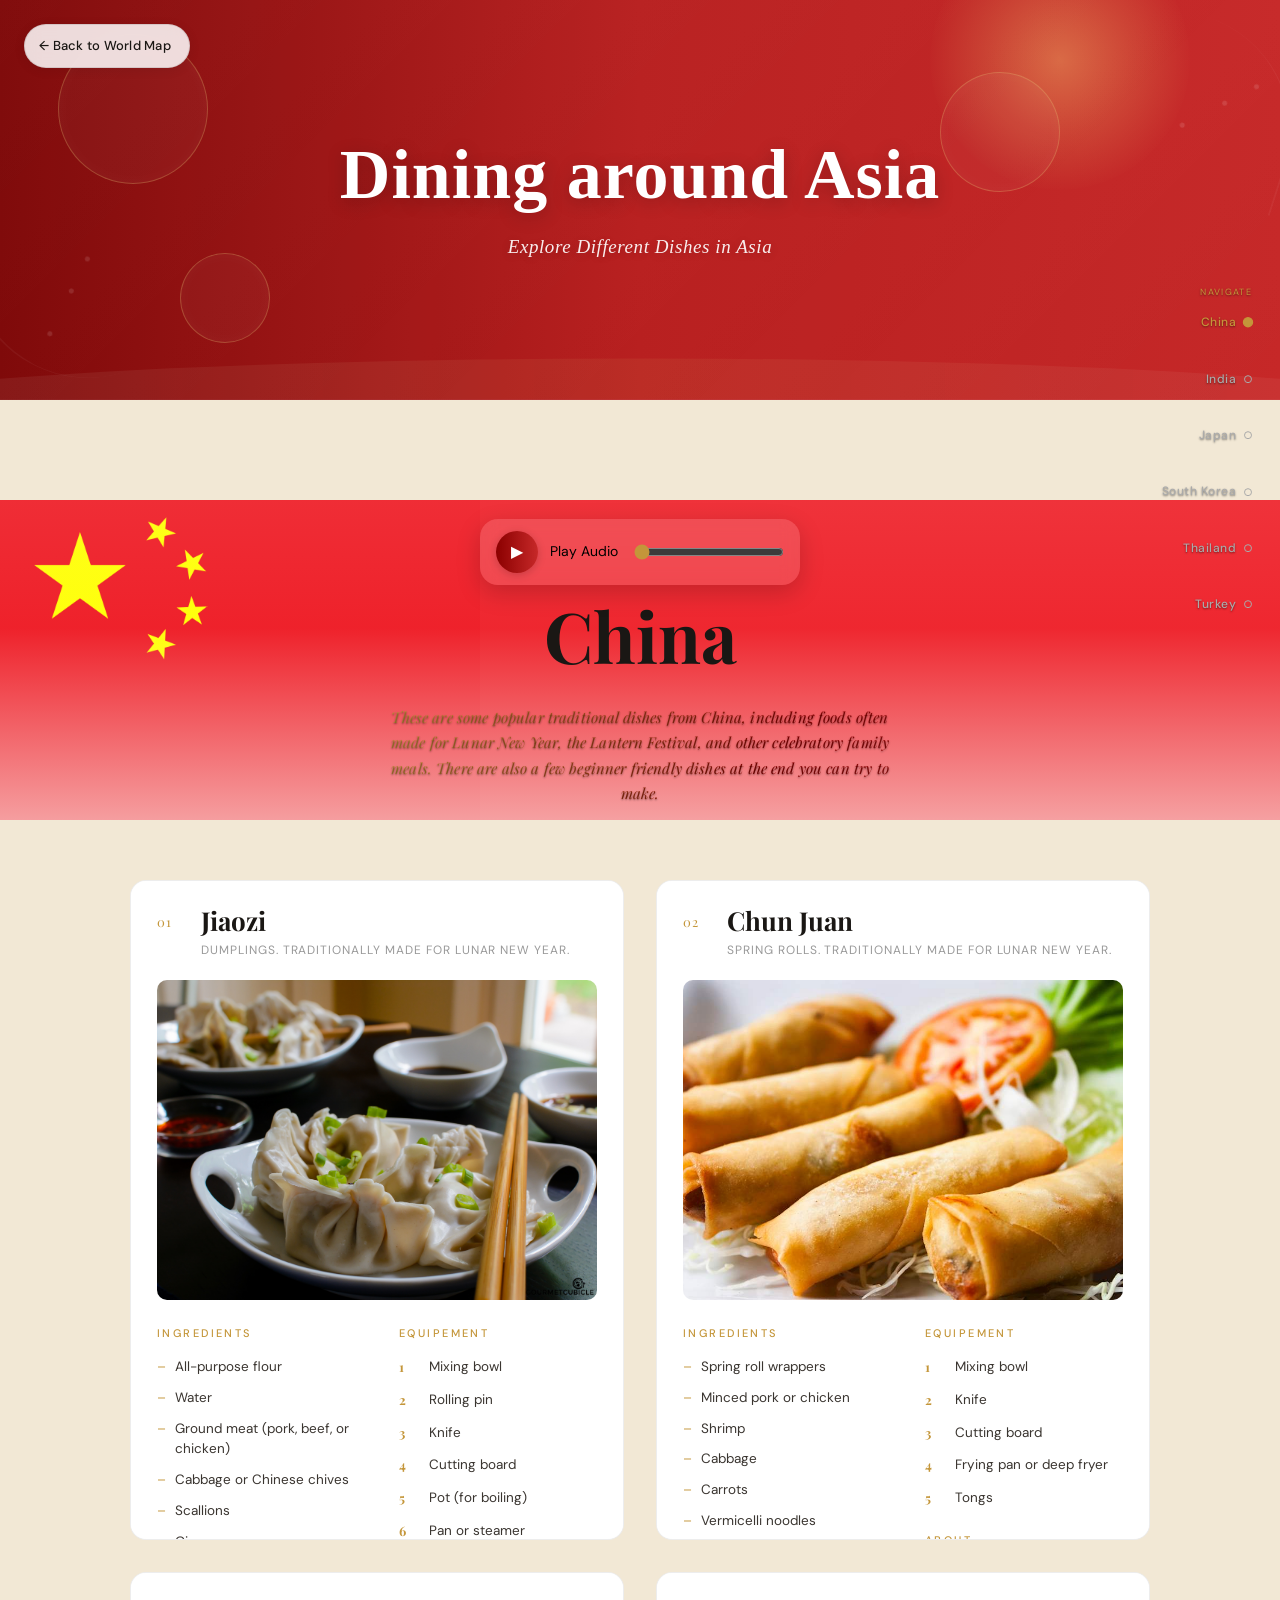
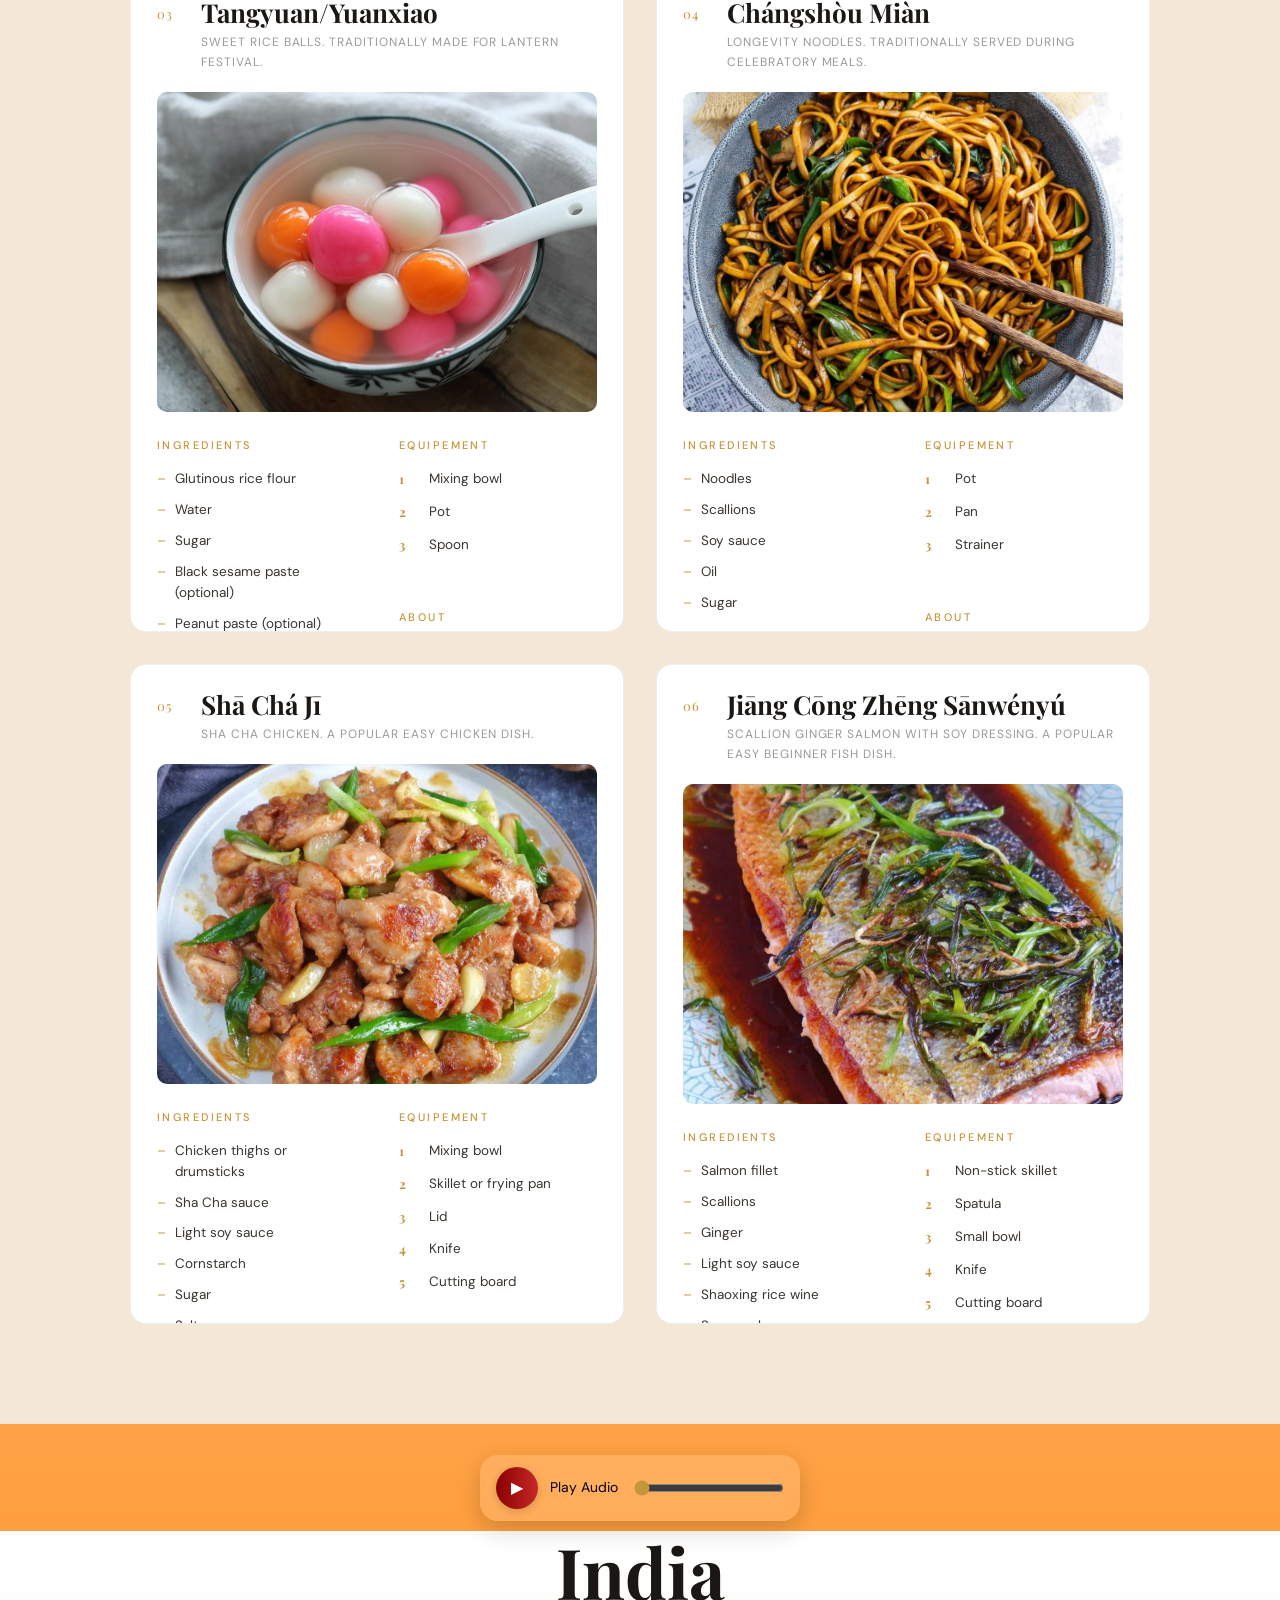
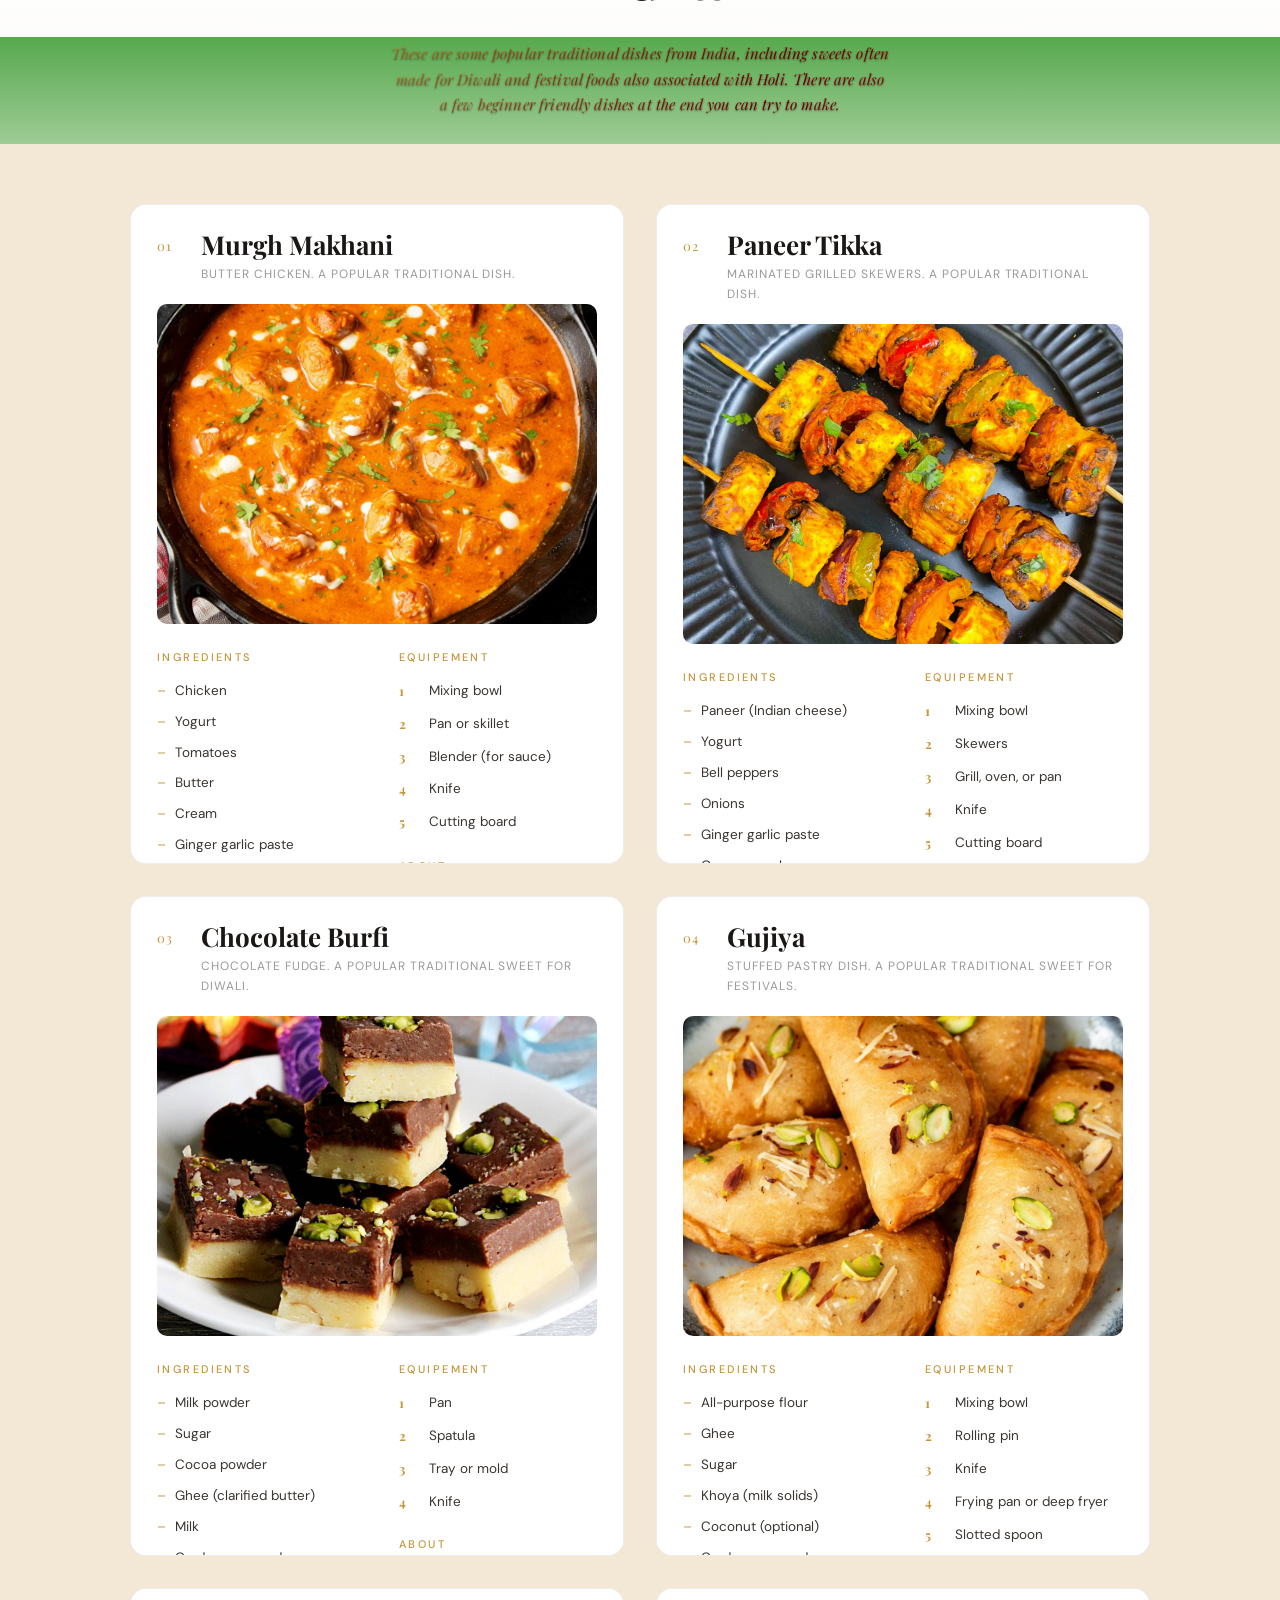
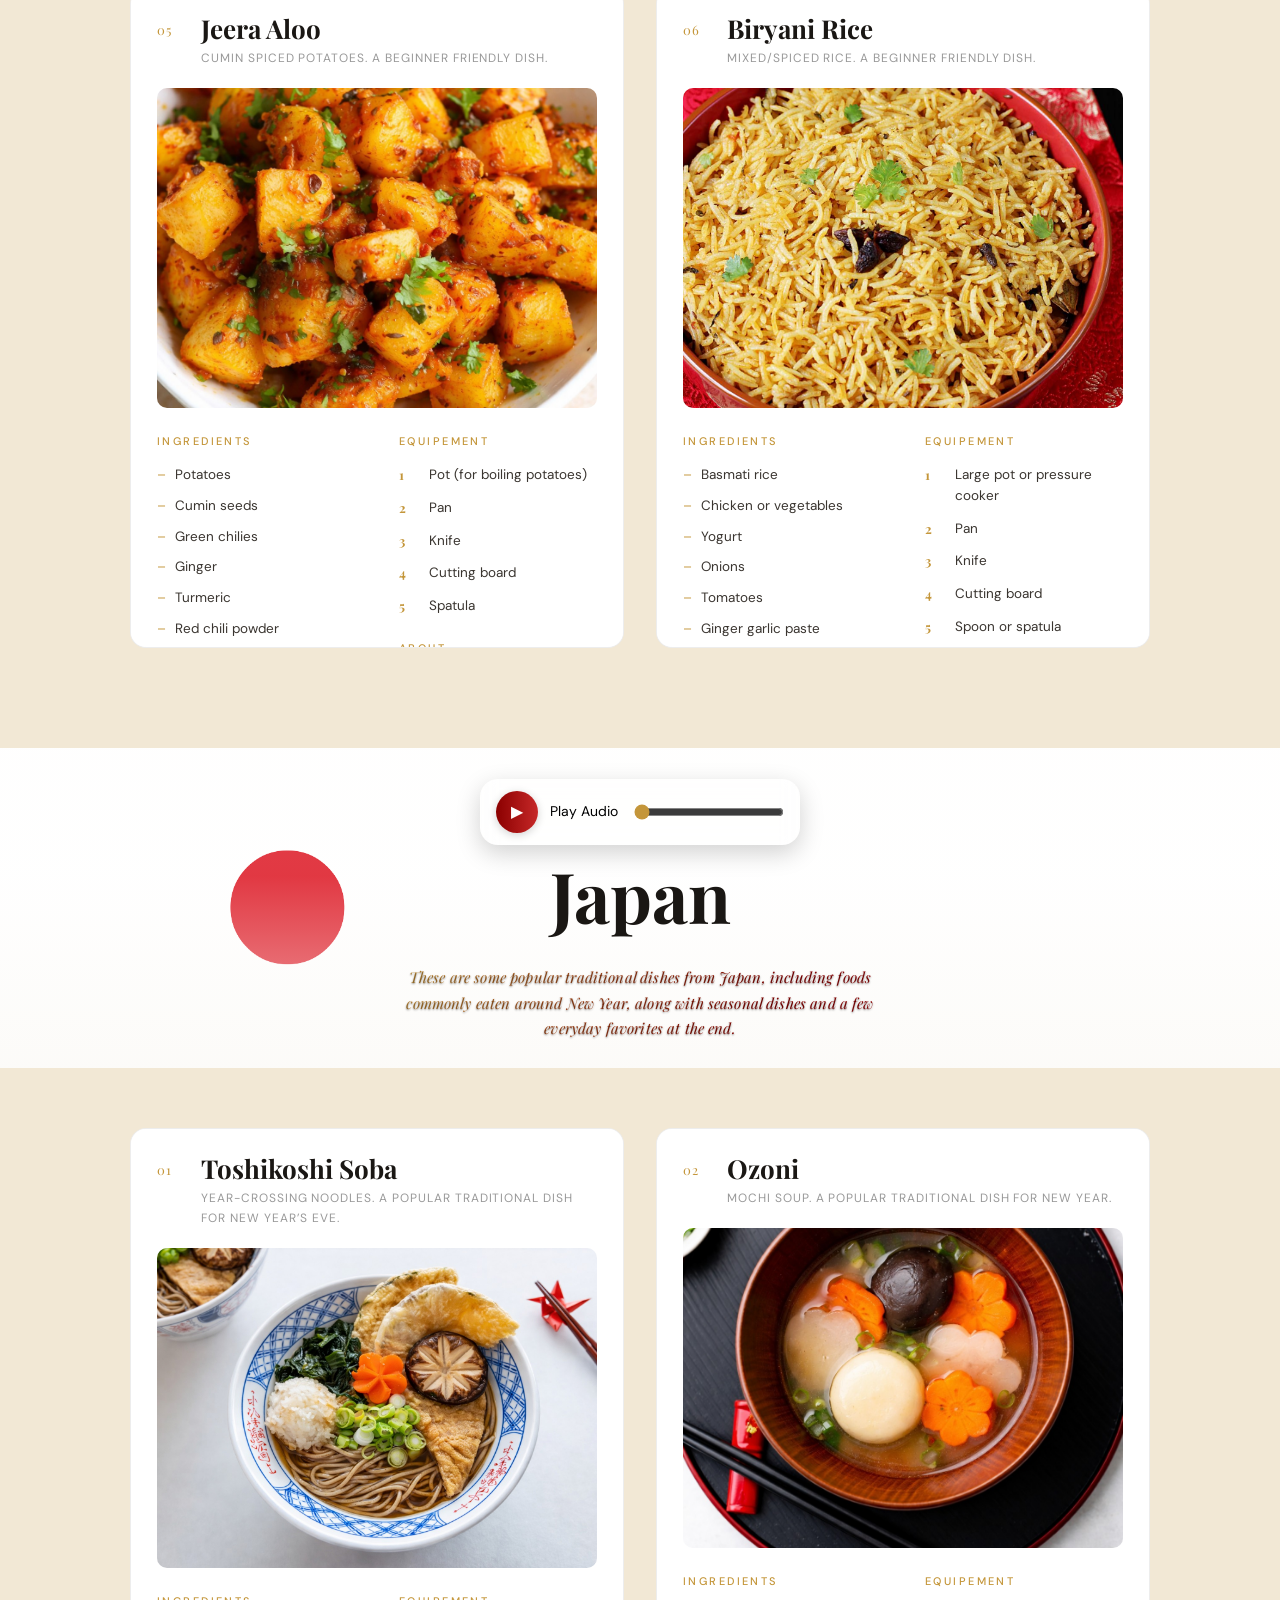
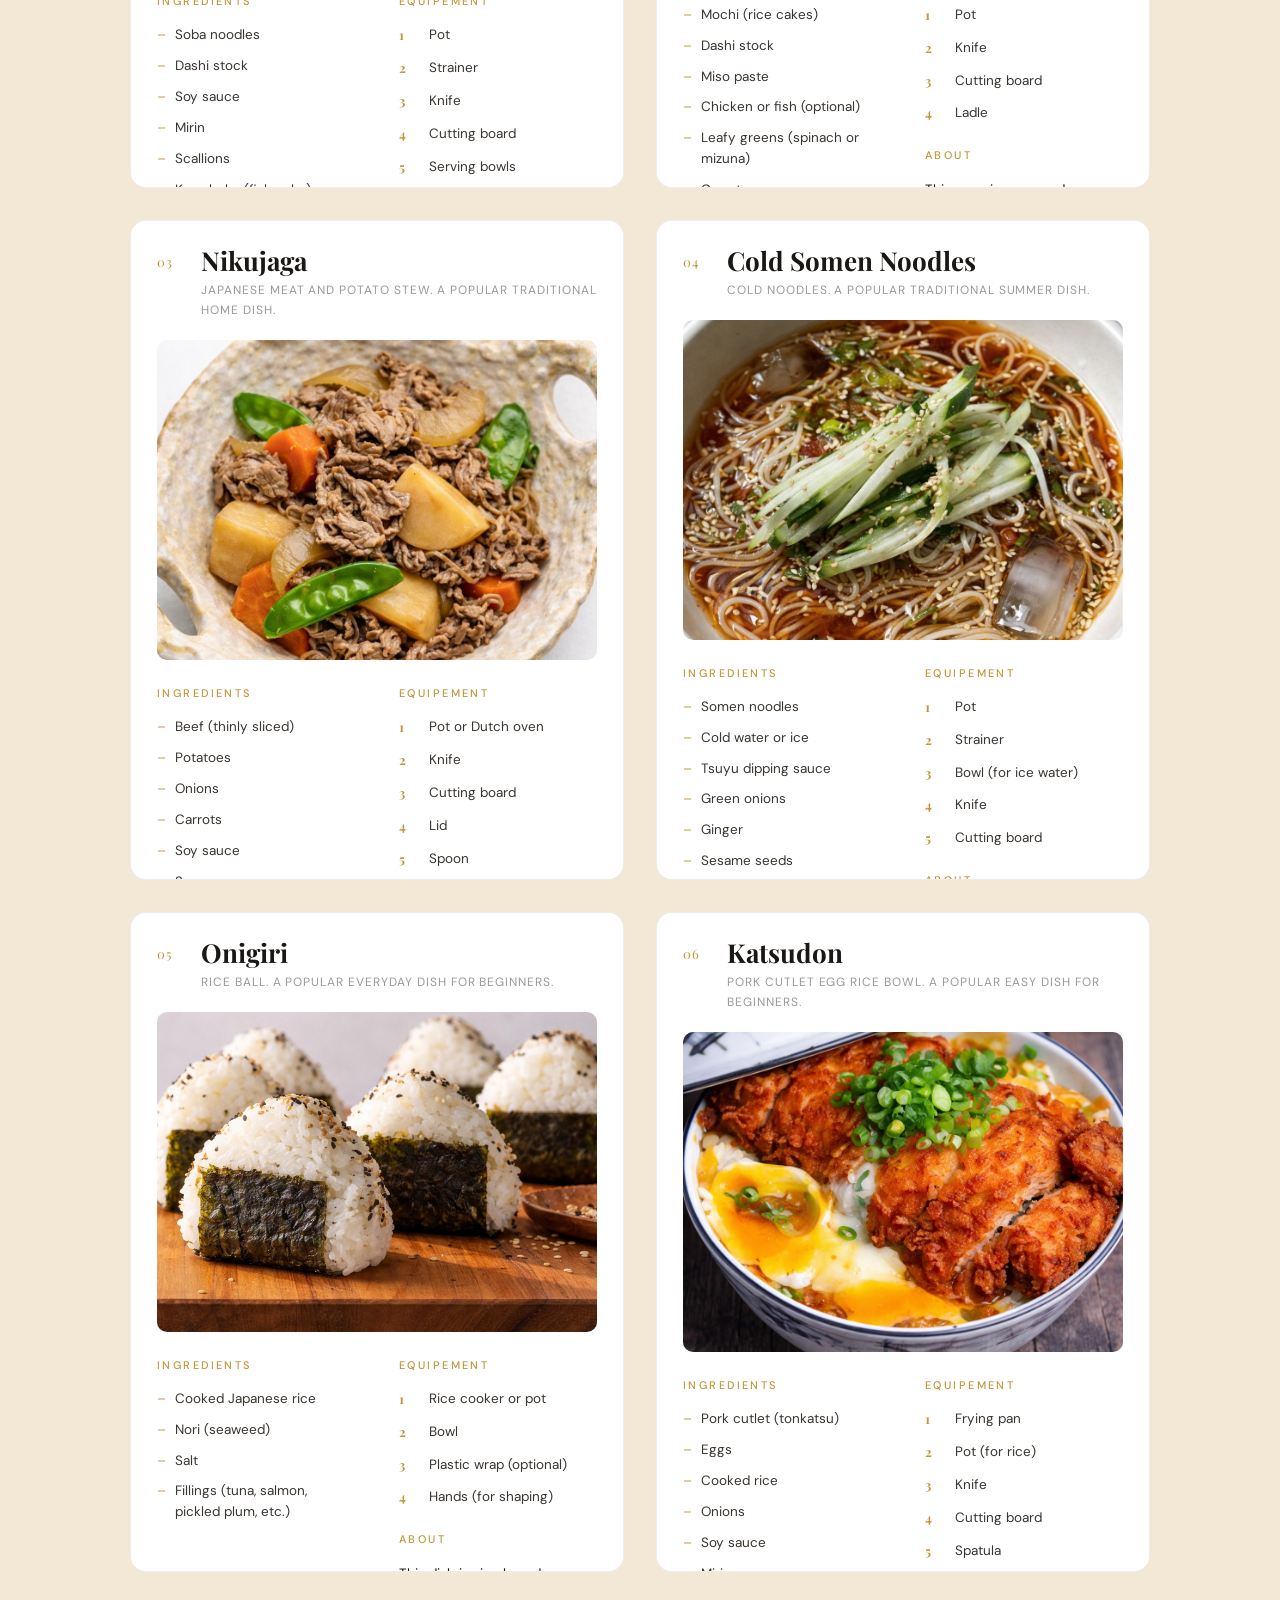
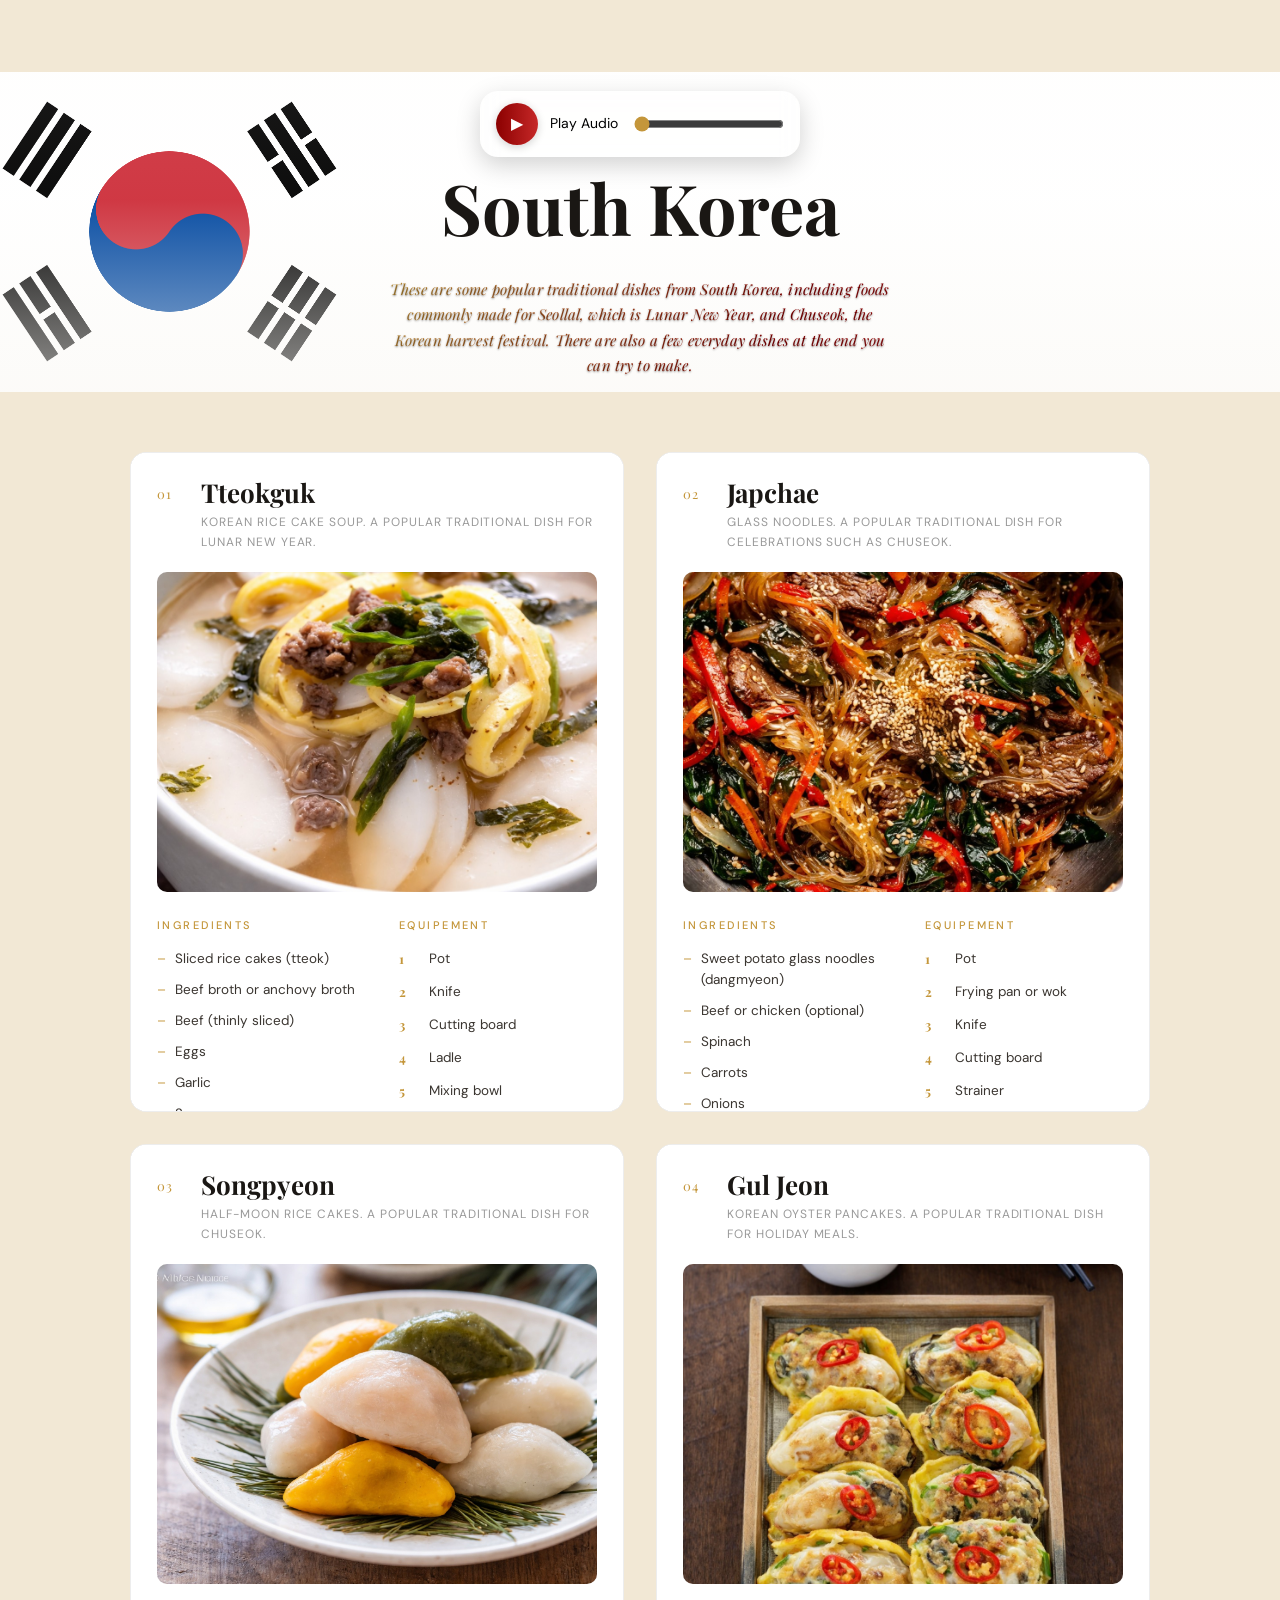
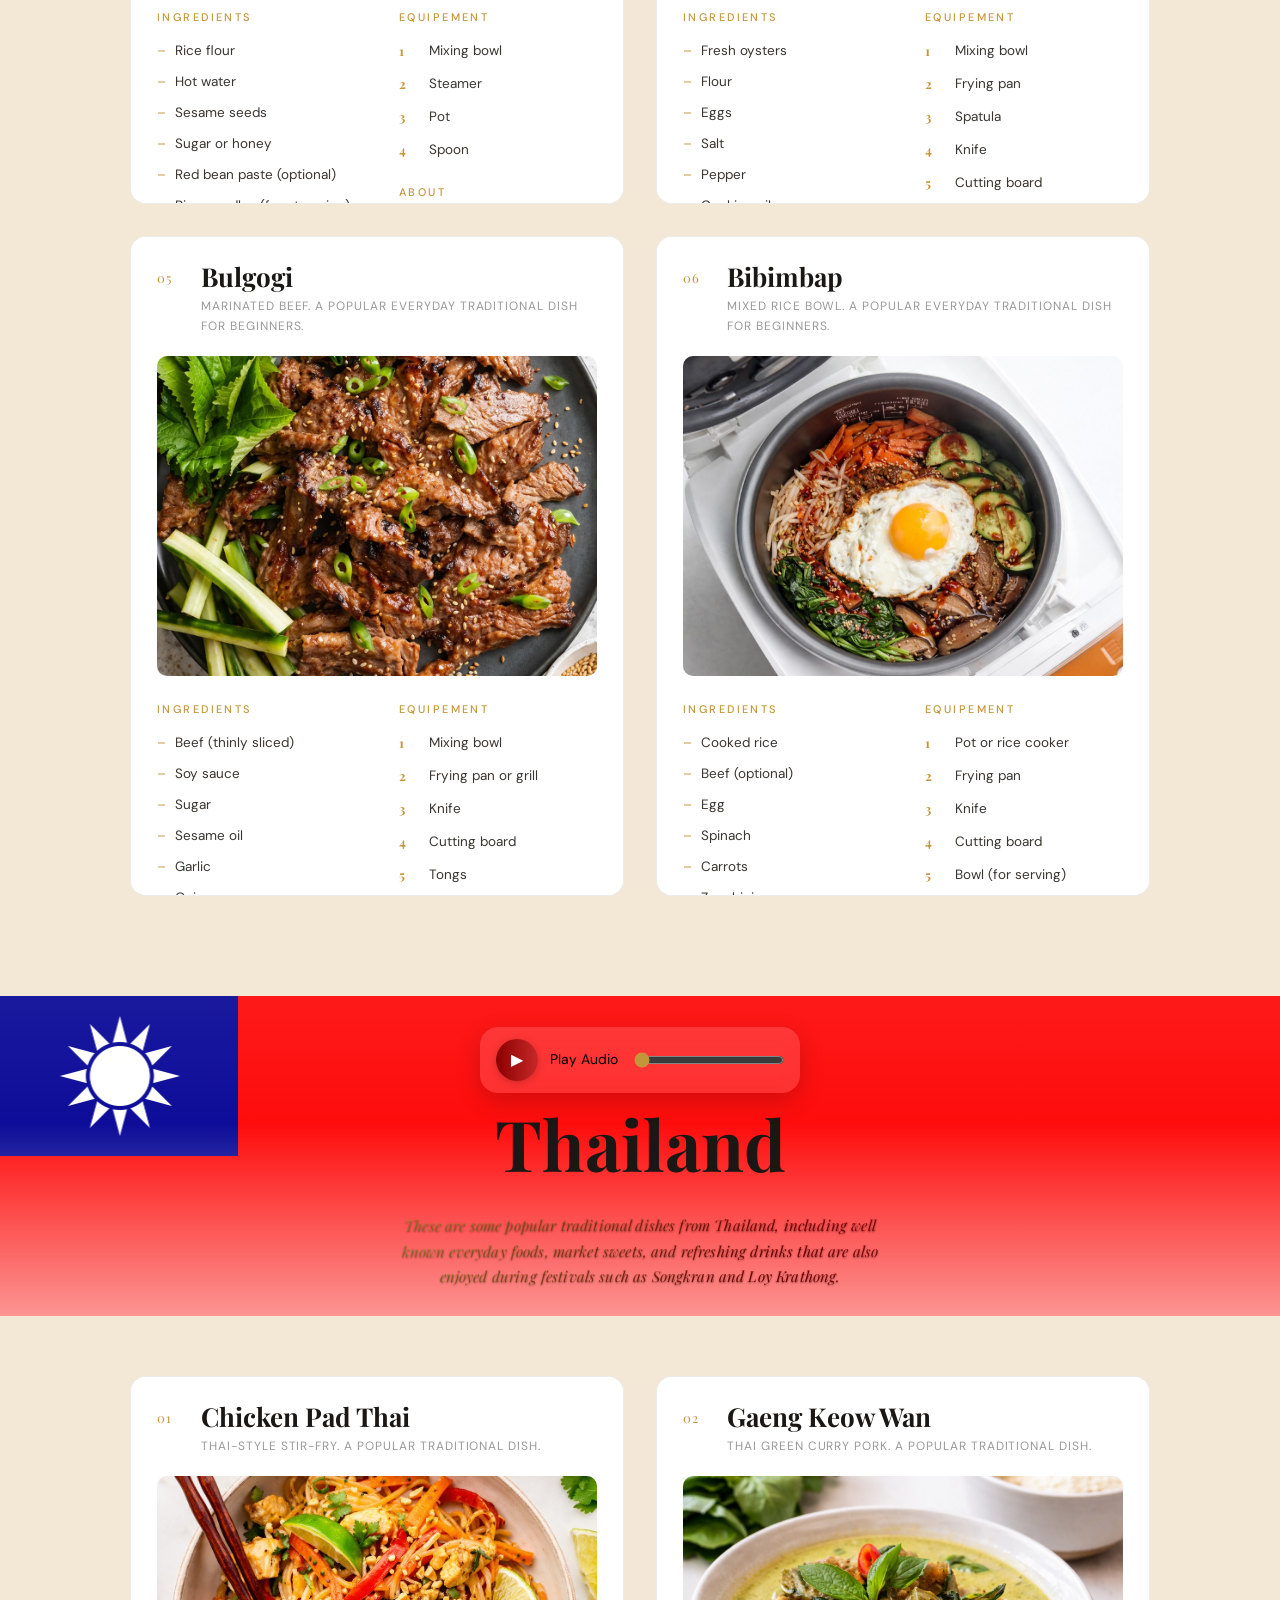
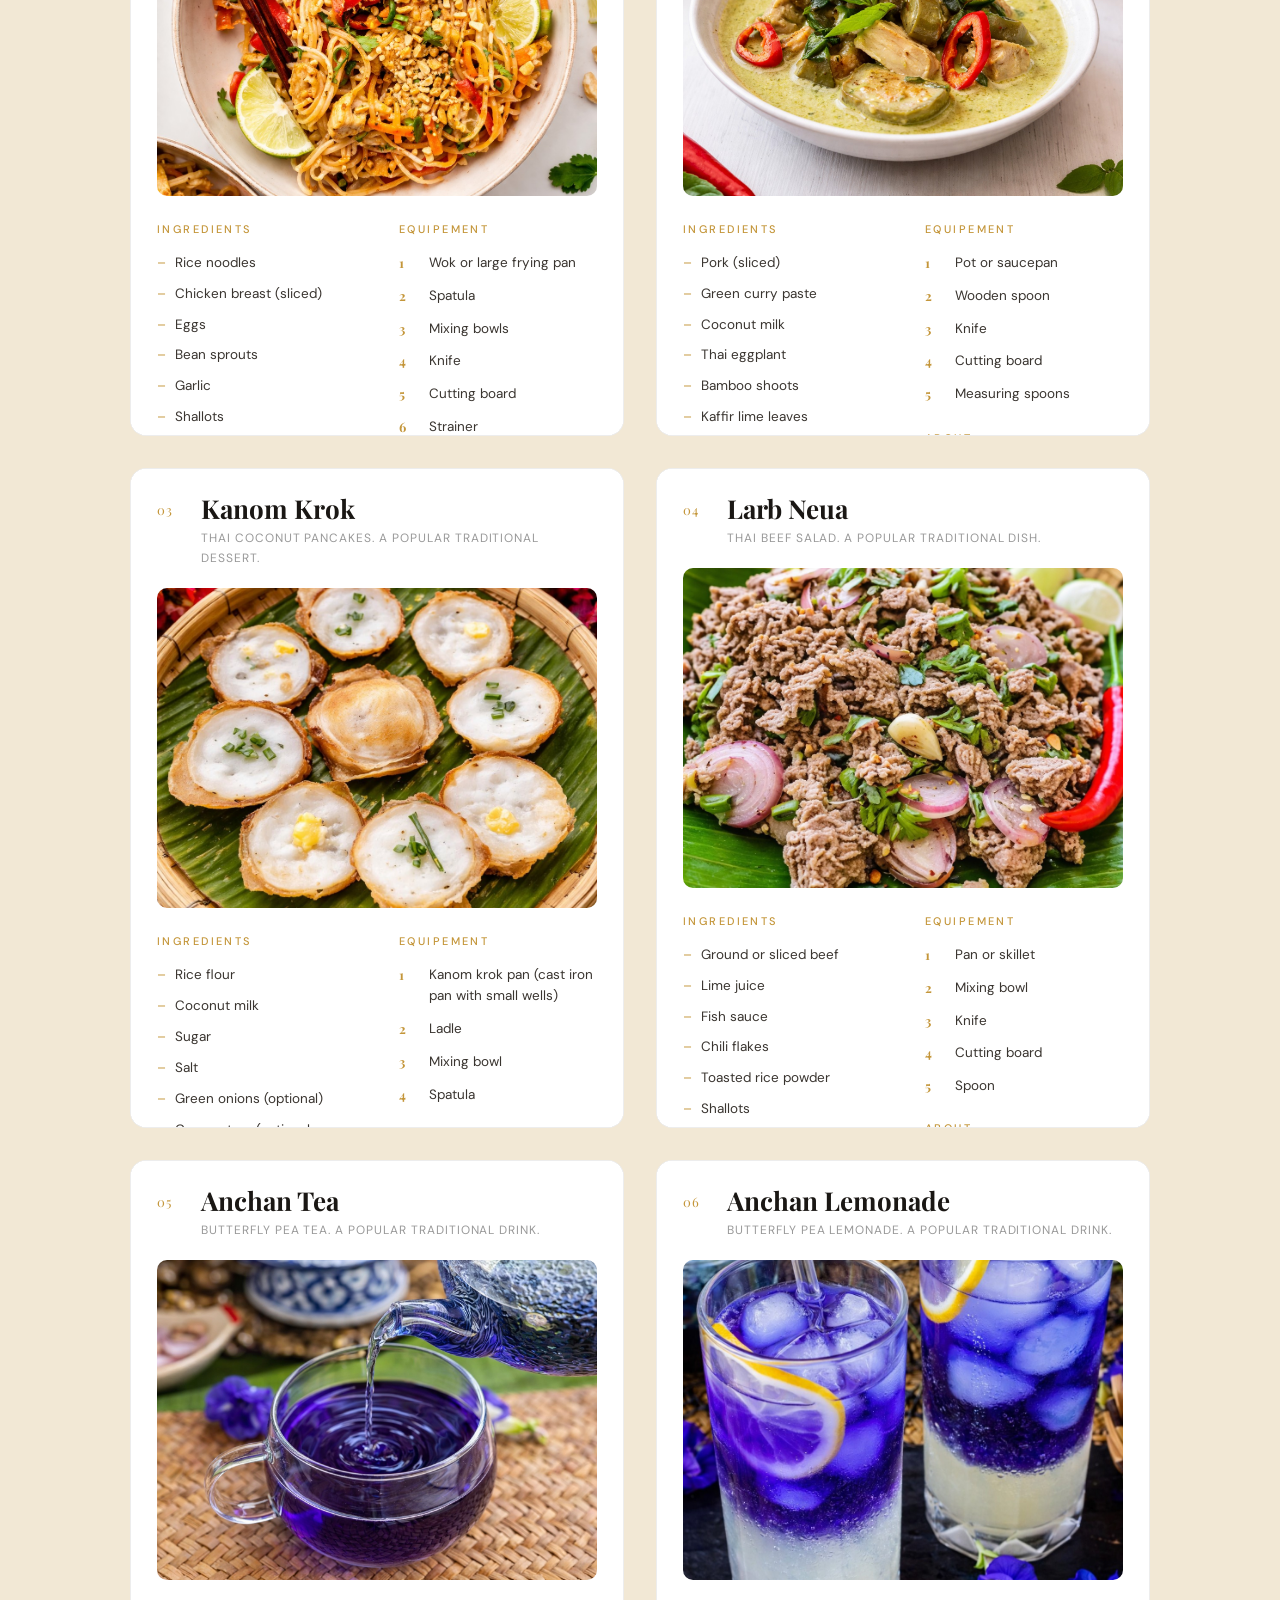
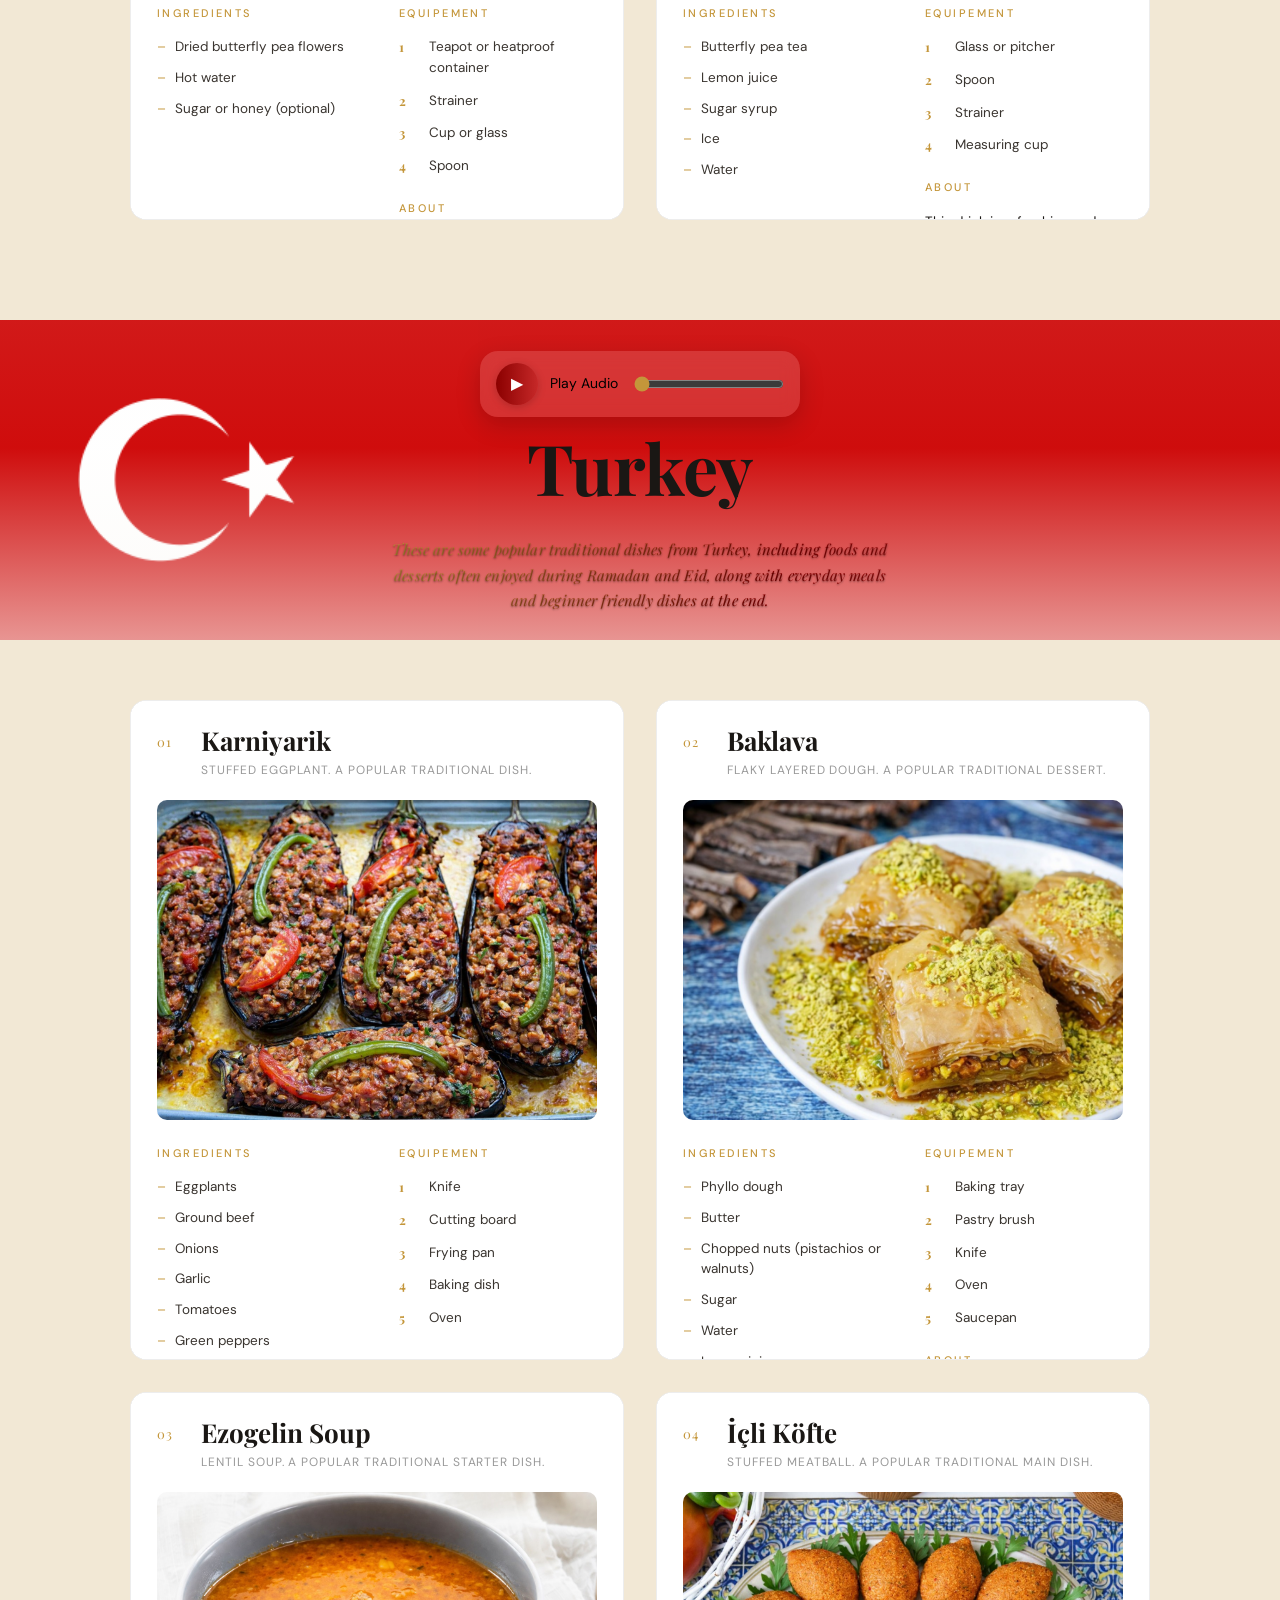
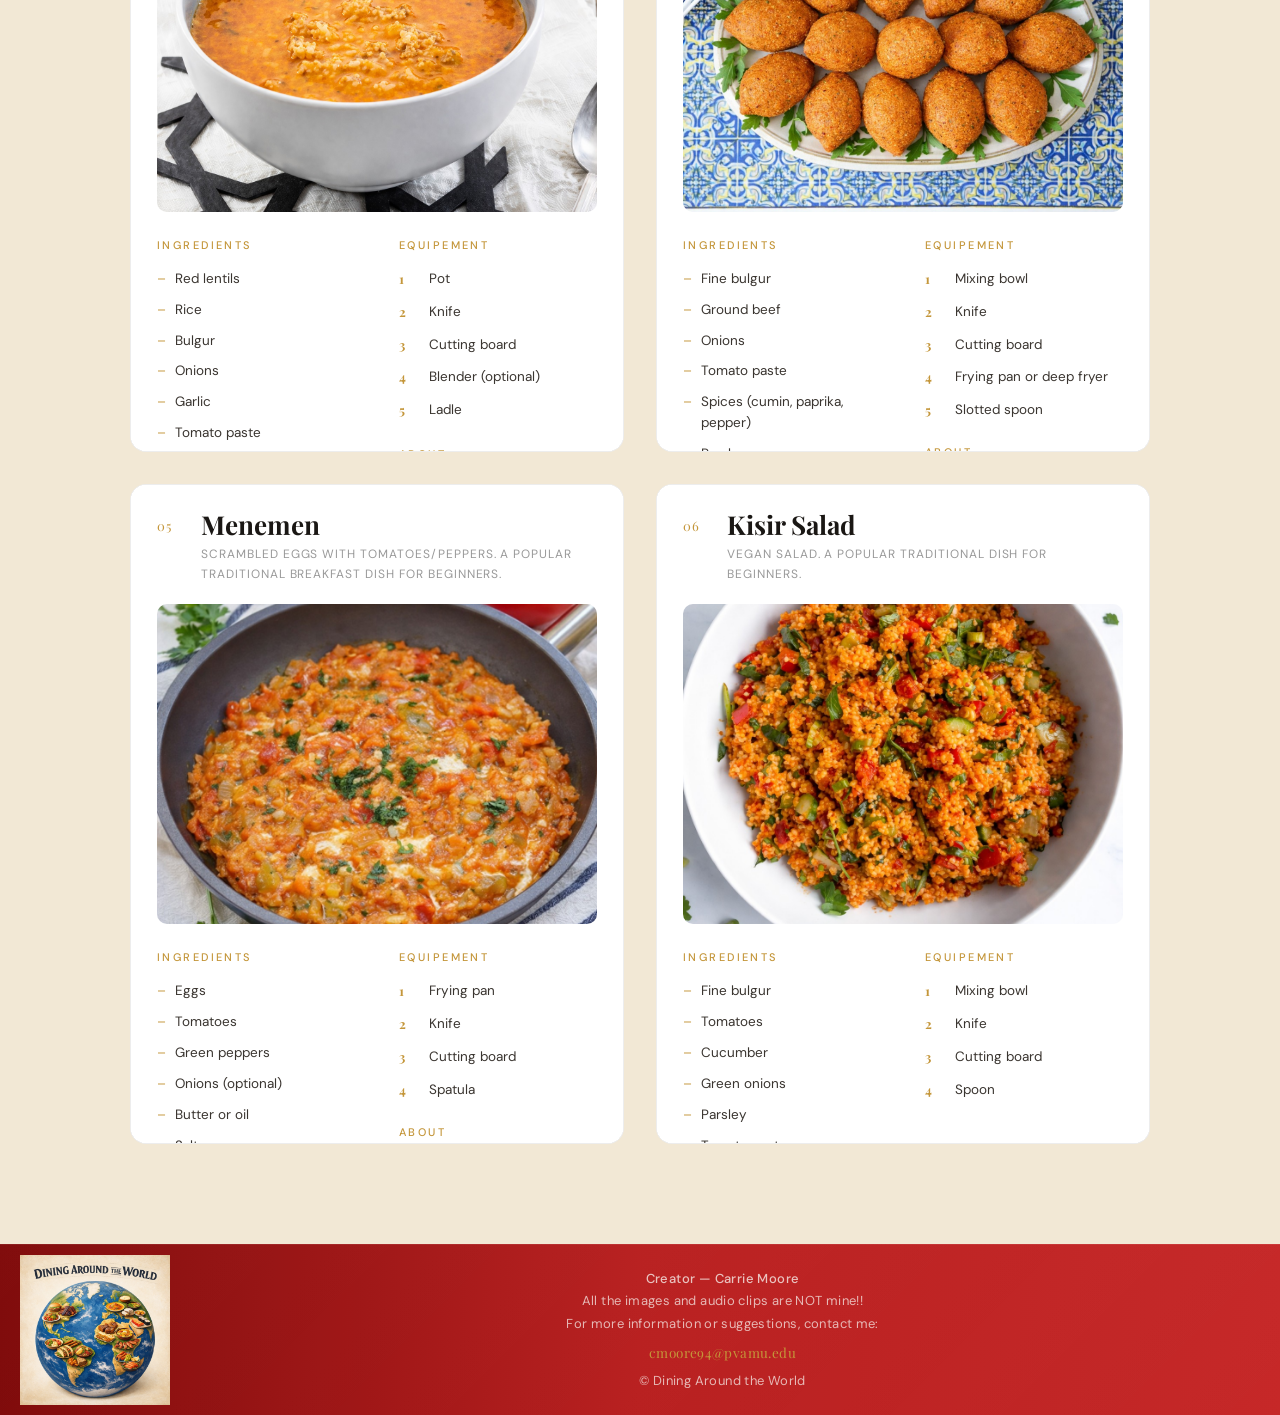
<file: asianDishes.html>
<!-- Carrie Moore's html --> 
<html lang="en">

<head>

<meta charset="UTF-8" />
<meta name="viewport" content="width=device-width, initial-scale=1.0" />
 
<title>Dining around Asia</title>

<link rel="stylesheet" href="style.css" />

<link href="https://fonts.googleapis.com/css2?family=Playfair+Display:ital,wght@0,400;0,700;1,400&family=DM+Sans:wght@300;400;500&display=swap" rel="stylesheet" />

</head>
<body>

  <!------ Back Button to Homepage Map ---------->
<a href="index.html" class="back-btn">← Back to World Map</a>

  <!----------- Vertical Nav --------------->
<nav class="side-nav">
  <p class="side-nav-label">Navigate</p>

  <ul>
    <li><a href="#China" class="nav-link"><span class="nav-dot"></span>China</a></li>
    <li><a href="#India" class="nav-link"><span class="nav-dot"></span>India</a></li>
    <li><a href="#Japan" class="nav-link"><span class="nav-dot"></span>Japan</a></li>
    <li><a href="#SouthKorea" class="nav-link"><span class="nav-dot"></span>South Korea</a></li>
    <li><a href="#Thailand" class="nav-link"><span class="nav-dot"></span>Thailand</a></li>
    <li><a href="#Turkey" class="nav-link"><span class="nav-dot"></span>Turkey</a></li>
  </ul>
</nav>

 
    <!--------- Banner ---------->
    
<header class="banner">

<div class="banner-decor banner-sun"></div>
<div class="banner-decor banner-orb banner-orb-1"></div>
<div class="banner-decor banner-orb banner-orb-2"></div>
<div class="banner-decor banner-orb banner-orb-3"></div>
<div class="banner-decor banner-wave"></div>
<div class="banner-decor banner-leaf banner-leaf-left"></div>
<div class="banner-decor banner-leaf banner-leaf-right"></div>

<div class="banner-center">

<h1 class="banner-title">Dining around Asia</h1>
<p class="banner-tagline">Explore Different Dishes in Asia</p>
</div>
   
</header>

<main>

    <!----------------- China: DISHES ----------------------->
<section id="China" class="country-section">

<div class="flag-banner china-flag">
<div class="flag-overlay">
</div>
<div class="flag-content">

   <!-- AUDIO CLIP SECTION -->
<div class="audio-wrap">
  <div class="audio-player">
    <button class="play-btn" type="button" aria-label="Play or pause audio">▶</button>
    <div class="audio-label">Play Audio</div>
    <input class="audio-progress" type="range" value="0" min="0" max="100">
    <audio loop class="country-audio">
      <source src="chinese.mp4" type="audio/mp4">
    </audio>
  </div>
</div>


<h2 class="country-title">China</h2>
<p class="country-tagline">These are some popular traditional dishes from China, including foods often made for Lunar New Year, the Lantern Festival, and other celebratory family meals. There are also a few beginner friendly dishes at the end you can try to make.</p>
</div>
</div>

<div class="dishes-grid">

<!---------------------- Dish 1----------------------------------->
<article class="dish-card">
<div class="dish-header">
<div class="dish-number">01</div>

<div>
<h3 class="dish-name">Jiaozi</h3>
<p class="dish-origin">Dumplings. Traditionally Made For Lunar New Year.</p>
</div>
</div>
 
<img src="jia.jpeg" alt="Dumplings " class="dish-photo">
<div class="dish-sections">
<div class="dish-section">
<h4 class="section-label">Ingredients</h4>
<ul class="ingredient-list">

<li>All-purpose flour</li>
<li>Water</li>
<li>Ground meat (pork, beef, or chicken)</li>
<li>Cabbage or Chinese chives</li>
<li>Scallions</li>
<li>Ginger</li>
<li>Soy sauce</li>
<li>Sesame oil</li>
<li>Salt</li>
<li>Pepper</li>

</ul>
</div>

<div class="dish-section">
<h4 class="section-label">Equipement</h4>

<ol class="steps">

  <li>Mixing bowl</li>
  <li>Rolling pin</li>
  <li>Knife</li>
  <li>Cutting board</li>
  <li>Pot (for boiling)</li>
  <li>Pan or steamer</li>

</ol>
</div>

<div class="dish-section">
<h4 class="section-label">About</h4>
<p class="about-text">This savory dish is soft, comforting, and often shared with family to welcome the new year together.</p>
</div>
</div>

<!-- Recipe link -->

<div class="dish-recipe-link">
  <a href="https://redhousespice.com/dumpling-guide/" target="_blank">
    <span>Recipe</span>
  </a>
</div>

</article>
 
<!------------------------------- Dish 2 --------------------------->
<article class="dish-card">
<div class="dish-header">
<div class="dish-number">02</div>

<div>
<h3 class="dish-name">Chun Juan</h3>
<p class="dish-origin">Spring Rolls. Traditionally Made For Lunar New Year.</p>
</div>
</div>

<img src="chu.jpg" alt="Spring Rolls" class="dish-photo">

<div class="dish-sections">
<div class="dish-section">
<h4 class="section-label">Ingredients</h4>
<ul class="ingredient-list">

<li>Spring roll wrappers</li>
<li>Minced pork or chicken</li>
<li>Shrimp</li>
<li>Cabbage</li>
<li>Carrots</li>
<li>Vermicelli noodles</li>
<li>Soy sauce</li>
<li>Garlic</li>
<li>Oil (for frying)</li>

</ul>
</div>

<div class="dish-section">
<h4 class="section-label">Equipement</h4>

<ol class="steps">

  <li>Mixing bowl</li>
  <li>Knife</li>
  <li>Cutting board</li>
  <li>Frying pan or deep fryer</li>
  <li>Tongs</li>

</ol>

</div>

<div class="dish-section">
<h4 class="section-label">About</h4>
<p class="about-text">These rolls are crispy and savory, making them a festive favorite that adds crunch and warmth to celebration meals.</p>
</div>
</div>

<!-- Recipe link -->

<div class="dish-recipe-link">
  <a href="https://redhousespice.com/chinese-spring-rolls/" target="_blank">Recipe</a>
</div>
</article>
 
<!------------------------------- Dish 3 --------------------------->
<article class="dish-card">
<div class="dish-header">
<div class="dish-number">03</div>
<div>

<h3 class="dish-name">Tangyuan/Yuanxiao</h3>
<p class="dish-origin">Sweet Rice Balls. Traditionally Made For Lantern Festival.</p>
</div>

</div>
<img src="tan.jpg" alt="Sweet Rice Balls" class="dish-photo">

<div class="dish-sections">
<div class="dish-section">
<h4 class="section-label">Ingredients</h4>
<ul class="ingredient-list">

  <li>Glutinous rice flour</li>
  <li>Water</li>
  <li>Sugar</li>
  <li>Black sesame paste (optional)</li>
  <li>Peanut paste (optional)</li>
  <li>Red bean paste (optional)</li>

</ul>
   
</div>
<div class="dish-section">
<h4 class="section-label">Equipement</h4>
<ol class="steps">

  <li>Mixing bowl</li>
  <li>Pot</li>
  <li>Spoon</li>

</ol>

</div>

<div class="dish-section">
<h4 class="section-label">About</h4>
<p class="about-text">This sweet dish is soft and chewy, and it is closely tied to family togetherness and reunion.</p>
</div>
</div>

<!-- Recipe link -->

<div class="dish-recipe-link">
  <a href="https://redhousespice.com/tang-yuan/" target="_blank">Recipe</a>
</div>
</article>
 
<!-------------------------------- Dish 4 ----------------------------->
<article class="dish-card">
<div class="dish-header">
<div class="dish-number">04</div>

<div>
<h3 class="dish-name">Chángshòu Miàn</h3>
<p class="dish-origin">Longevity Noodles. Traditionally Served During Celebratory Meals.</p>
</div>
</div>

<img src="Lon.jpg" alt="Longevity Noodles" class="dish-photo">
 
<div class="dish-sections">
<div class="dish-section">
<h4 class="section-label">Ingredients</h4>

<ul class="ingredient-list">

  <li>Noodles</li>
  <li>Scallions</li>
  <li>Soy sauce</li>
  <li>Oil</li>
  <li>Sugar</li>

</ul>
</div>

<div class="dish-section">
<h4 class="section-label">Equipement</h4>
<ol class="steps">

  <li>Pot</li>
  <li>Pan</li>
  <li>Strainer</li>

</ol>
</div>

<div class="dish-section">
<h4 class="section-label">About</h4>
<p class="about-text">These noodles are savory and satisfying, and they are commonly associated with long life, good luck, and special occasions.</p>
</div>
</div>

<!-- Recipe link -->

<div class="dish-recipe-link">
  <a href="https://redhousespice.com/longevity-noodles/" target="_blank">Recipe</a>
</div>
</article>

<!-------------------------------- Dish 5 ----------------------------->
<article class="dish-card">
<div class="dish-header">
<div class="dish-number">05</div>

<div>
<h3 class="dish-name">Shā Chá Jī</h3>
<p class="dish-origin">Sha Cha Chicken. A Popular Easy Chicken Dish.</p>
</div>
</div>

<img src="Sha.jpg" alt="Sha Cha Chicken" class="dish-photo">
 
<div class="dish-sections">
<div class="dish-section">
<h4 class="section-label">Ingredients</h4>

<ul class="ingredient-list">

  <li>Chicken thighs or drumsticks</li>
  <li>Sha Cha sauce</li>
  <li>Light soy sauce</li>
  <li>Cornstarch</li>
  <li>Sugar</li>
  <li>Salt</li>
  <li>Ginger</li>
  <li>Garlic</li>
  <li>Scallions</li>
  <li>Cooking oil</li>

</ul>
</div>

<div class="dish-section">
<h4 class="section-label">Equipement</h4>
<ol class="steps">

  <li>Mixing bowl</li>
  <li>Skillet or frying pan</li>
  <li>Lid</li>
  <li>Knife</li>
  <li>Cutting board</li>

</ol>
</div>

<div class="dish-section">
<h4 class="section-label">About</h4>
<p class="about-text">This dish has a savory and slightly rich flavor, making it a simple but flavorful option for beginners.</p>
</div>
</div>

<!-- Recipe link -->

<div class="dish-recipe-link">
  <a href="https://redhousespice.com/sha-cha-chicken/" target="_blank">Recipe</a>
</div>
</article>

<!-------------------------------- Dish 6 ----------------------------->
<article class="dish-card">
<div class="dish-header">
<div class="dish-number">06</div>

<div>
<h3 class="dish-name">Jiāng Cōng Zhēng Sānwényú</h3>
<p class="dish-origin">Scallion Ginger Salmon with Soy Dressing. A Popular Easy Beginner Fish Dish.</p>
</div>
</div>

<img src="sal.jpg" alt="Scallion Ginger Salmon with Soy Dressing" class="dish-photo">
 
<div class="dish-sections">
<div class="dish-section">
<h4 class="section-label">Ingredients</h4>

<ul class="ingredient-list">

  <li>Salmon fillet</li>
  <li>Scallions</li>
  <li>Ginger</li>
  <li>Light soy sauce</li>
  <li>Shaoxing rice wine</li>
  <li>Sugar or honey</li>
  <li>White pepper</li>
  <li>Cooking oil</li>

</ul>
</div>

<div class="dish-section">
<h4 class="section-label">Equipement</h4>
<ol class="steps">

  <li>Non-stick skillet</li>
  <li>Spatula</li>
  <li>Small bowl</li>
  <li>Knife</li>
  <li>Cutting board</li>

</ol>
</div>

<div class="dish-section">
<h4 class="section-label">About</h4>
<p class="about-text">This dish is light, savory, and fresh, highlighting flavors often found in simple Chinese home cooking.</p>
</div>
</div>

<!-- Recipe link -->

<div class="dish-recipe-link">
  <a href="https://redhousespice.com/scallion-ginger-salmon/" target="_blank">Recipe</a>
</div>
</article>
</div>
</section>

    <!----------------- India: DISHES ----------------------->
<section id="India" class="country-section">

<div class="flag-banner india-flag">
<div class="flag-overlay">
</div>
<div class="flag-content">


   <!-- AUDIO CLIP SECTION -->
<div class="audio-wrap">
  <div class="audio-player">
    <button class="play-btn" type="button" aria-label="Play or pause audio">▶</button>
    <div class="audio-label">Play Audio</div>
    <input class="audio-progress" type="range" value="0" min="0" max="100">
    <audio loop class="country-audio">
      <source src="indian.mp4" type="audio/mp4">
    </audio>
  </div>
</div>


<h2 class="country-title">India</h2>
<p class="country-tagline">These are some popular traditional dishes from India, including sweets often made for Diwali and festival foods also associated with Holi. There are also a few beginner friendly dishes at the end you can try to make.</p>
</div>
</div>

<div class="dishes-grid">

<!---------------------- Dish 1----------------------------------->
<article class="dish-card">
<div class="dish-header">
<div class="dish-number">01</div>

<div>
<h3 class="dish-name">Murgh Makhani</h3>
<p class="dish-origin">Butter Chicken. A Popular Traditional Dish.</p>
</div>
</div>
 
<img src="bc.jpg" alt="Butter Chicken" class="dish-photo">
<div class="dish-sections">
<div class="dish-section">
<h4 class="section-label">Ingredients</h4>

<ul class="ingredient-list">
  <li>Chicken</li>
  <li>Yogurt</li>
  <li>Tomatoes</li>
  <li>Butter</li>
  <li>Cream</li>
  <li>Ginger garlic paste</li>
  <li>Garam masala</li>
  <li>Red chili powder</li>
  <li>Turmeric</li>
  <li>Salt</li>
</ul>
</div>

<div class="dish-section">
<h4 class="section-label">Equipement</h4>

<ol class="steps">
  <li>Mixing bowl</li>
  <li>Pan or skillet</li>
  <li>Blender (for sauce)</li>
  <li>Knife</li>
  <li>Cutting board</li>
</ol>

</div>

<div class="dish-section">
<h4 class="section-label">About</h4>
<p class="about-text">This dish is rich, creamy, and mildly spiced, making it one of India’s most comforting and well known meals.</p>
</div>
</div>

<!-- Recipe link -->

<div class="dish-recipe-link">
  <a href="https://www.indianhealthyrecipes.com/butter-chicken/" target="_blank">Recipe</a>
</div>
</article>
 
<!------------------------------- Dish 2 --------------------------->
<article class="dish-card">
<div class="dish-header">
<div class="dish-number">02</div>

<div>
<h3 class="dish-name">Paneer Tikka</h3>
<p class="dish-origin">Marinated Grilled Skewers. A Popular Traditional Dish.</p>
</div>
</div>

<img src="pan.jpg" alt="Grilled Skewers" class="dish-photo">

<div class="dish-sections">
<div class="dish-section">
<h4 class="section-label">Ingredients</h4>

<ul class="ingredient-list">

  <li>Paneer (Indian cheese)</li>
  <li>Yogurt</li>
  <li>Bell peppers</li>
  <li>Onions</li>
  <li>Ginger garlic paste</li>
  <li>Garam masala</li>
  <li>Turmeric</li>
  <li>Red chili powder</li>
  <li>Lemon juice</li>
  <li>Oil</li>

</ul>
</div>

<div class="dish-section">
<h4 class="section-label">Equipement</h4>

<ol class="steps">
 <li>Mixing bowl</li>
  <li>Skewers</li>
  <li>Grill, oven, or pan</li>
  <li>Knife</li>
  <li>Cutting board</li>
</ol>

</div>

<div class="dish-section">
<h4 class="section-label">About</h4>
<p class="about-text">This dish has a smoky and spiced flavor, and it is a classic grilled favorite often served as an appetizer.</p>
</div>
</div>

<!-- Recipe link -->

<div class="dish-recipe-link">
  <a href="https://www.indianhealthyrecipes.com/paneer-tikka-on-stove-top/" target="_blank">Recipe</a>
</div>
</article>
 
<!------------------------------- Dish 3 --------------------------->
<article class="dish-card">
<div class="dish-header">
<div class="dish-number">03</div>
<div>

<h3 class="dish-name">Chocolate Burfi</h3>
<p class="dish-origin">Chocolate Fudge. A Popular Traditional Sweet For Diwali.</p>
</div>

</div>
<img src="cb.jpg" alt="Chocolate Fudge" class="dish-photo">

<div class="dish-sections">
<div class="dish-section">
<h4 class="section-label">Ingredients</h4>

<ul class="ingredient-list">
  <li>Milk powder</li>
  <li>Sugar</li>
  <li>Cocoa powder</li>
  <li>Ghee (clarified butter)</li>
  <li>Milk</li>
  <li>Cardamom powder</li>
  <li>Nuts (optional)</li>

</ul>
   
</div>
<div class="dish-section">
<h4 class="section-label">Equipement</h4>

<ol class="steps">
  <li>Pan</li>
  <li>Spatula</li>
  <li>Tray or mold</li>
  <li>Knife</li>
</ol>

</div>

<div class="dish-section">
<h4 class="section-label">About</h4>
<p class="about-text">This sweet is rich and fudgy, making it a festive treat often enjoyed during special celebrations.</p>
</div>
</div>

<!-- Recipe link -->

<div class="dish-recipe-link">
  <a href="https://www.indianhealthyrecipes.com/chocolate-burfi-recipe-using-khoya-easy-diwali-sweets-recipes/" target="_blank">Recipe</a>
</div>
</article>
 
<!-------------------------------- Dish 4 ----------------------------->
<article class="dish-card">
<div class="dish-header">
<div class="dish-number">04</div>

<div>
<h3 class="dish-name">Gujiya</h3>
<p class="dish-origin">Stuffed Pastry Dish. A Popular Traditional Sweet For Festivals.</p>
</div>
</div>

<img src="g.jpg" alt="Stuffed Pastry" class="dish-photo">
 
<div class="dish-sections">
<div class="dish-section">
<h4 class="section-label">Ingredients</h4>

<ul class="ingredient-list">
  <li>All-purpose flour</li>
  <li>Ghee</li>
  <li>Sugar</li>
  <li>Khoya (milk solids)</li>
  <li>Coconut (optional)</li>
  <li>Cardamom powder</li>
  <li>Nuts (almonds, cashews)</li>
  <li>Oil (for frying)</li>
</ul>
</div>

<div class="dish-section">
<h4 class="section-label">Equipement</h4>

<ol class="steps">

  <li>Mixing bowl</li>
  <li>Rolling pin</li>
  <li>Knife</li>
  <li>Frying pan or deep fryer</li>
  <li>Slotted spoon</li>

</ol>
</div>

<div class="dish-section">
<h4 class="section-label">About</h4>
<p class="about-text">This pastry is sweet and crisp, and it is especially popular during festive occasions such as Holi and Diwali.</p>
</div>
</div>

<!-- Recipe link -->

<div class="dish-recipe-link">
  <a href="https://www.indianhealthyrecipes.com/gujiya/" target="_blank">Recipe</a>
</div>
</article>

<!-------------------------------- Dish 5 ----------------------------->
<article class="dish-card">
<div class="dish-header">
<div class="dish-number">05</div>

<div>
<h3 class="dish-name">Jeera Aloo</h3>
<p class="dish-origin">Cumin Spiced Potatoes. A Beginner Friendly Dish.</p>
</div>
</div>

<img src="ja.jpg" alt="Cumin Spiced Potatoes" class="dish-photo">
 
<div class="dish-sections">
<div class="dish-section">
<h4 class="section-label">Ingredients</h4>

<ul class="ingredient-list">
  <li>Potatoes</li>
  <li>Cumin seeds</li>
  <li>Green chilies</li>
  <li>Ginger</li>
  <li>Turmeric</li>
  <li>Red chili powder</li>
  <li>Coriander leaves</li>
  <li>Salt</li>
  <li>Oil</li>
</ul>
</div>

<div class="dish-section">
<h4 class="section-label">Equipement</h4>

<ol class="steps">

  <li>Pot (for boiling potatoes)</li>
  <li>Pan</li>
  <li>Knife</li>
  <li>Cutting board</li>
  <li>Spatula</li>

</ol>
</div>

<div class="dish-section">
<h4 class="section-label">About</h4>
<p class="about-text">This dish is savory and gently spiced, making it a simple and approachable choice for home cooks.</p>
</div>
</div>

<!-- Recipe link -->

<div class="dish-recipe-link">
  <a href="https://www.indianhealthyrecipes.com/jeera-aloo-recipe/" target="_blank">Recipe</a>
</div>
</article>



<!-------------------------------- Dish 6 ----------------------------->
<article class="dish-card">
<div class="dish-header">
<div class="dish-number">06</div>

<div>
<h3 class="dish-name">Biryani Rice</h3>
<p class="dish-origin">Mixed/Spiced Rice. A Beginner Friendly Dish.</p>
</div>
</div>

<img src="br.jpg" alt="Spiced Rice" class="dish-photo">
 
<div class="dish-sections">
<div class="dish-section">
<h4 class="section-label">Ingredients</h4>

<ul class="ingredient-list">
  <li>Basmati rice</li>
  <li>Chicken or vegetables</li>
  <li>Yogurt</li>
  <li>Onions</li>
  <li>Tomatoes</li>
  <li>Ginger garlic paste</li>
  <li>Whole spices (cardamom, cloves, cinnamon, bay leaf)</li>
  <li>Mint leaves</li>
  <li>Coriander leaves</li>
  <li>Saffron (optional)</li>
  <li>Oil or ghee</li>
</ul>
</div>

<div class="dish-section">
<h4 class="section-label">Equipement</h4>
<ol class="steps">

  <li>Large pot or pressure cooker</li>
  <li>Pan</li>
  <li>Knife</li>
  <li>Cutting board</li>
  <li>Spoon or spatula</li>

</ol>
</div>

<div class="dish-section">
<h4 class="section-label">About</h4>
<p class="about-text">This rice dish is aromatic, rich, and layered with spices, making it one of the most flavorful dishes in the set.</p>
</div>
</div>

<!-- Recipe link -->

<div class="dish-recipe-link">
  <a href="https://www.indianhealthyrecipes.com/veg-biryani-recipe-plain-biryani-kuska-rice-recipe/" target="_blank">Recipe</a>
</div>
</article>

</div>
</section>

    <!----------------- Japan: DISHES ----------------------->
<section id="Japan" class="country-section">

<div class="flag-banner japan-flag">
<div class="flag-overlay">
</div>
<div class="flag-content">

   <!-- AUDIO CLIP SECTION -->
<div class="audio-wrap">
  <div class="audio-player">
    <button class="play-btn" type="button" aria-label="Play or pause audio">▶</button>
    <div class="audio-label">Play Audio</div>
    <input class="audio-progress" type="range" value="0" min="0" max="100">
    <audio loop class="country-audio">
      <source src="japanese.mp4" type="audio/mp4">
    </audio>
  </div>
</div>


<h2 class="country-title">Japan</h2>
<p class="country-tagline">These are some popular traditional dishes from Japan, including foods commonly eaten around New Year, along with seasonal dishes and a few everyday favorites at the end.</p>
</div>
</div>

<div class="dishes-grid">

<!---------------------- Dish 1----------------------------------->
<article class="dish-card">
<div class="dish-header">
<div class="dish-number">01</div>

<div>
<h3 class="dish-name">Toshikoshi Soba</h3>
<p class="dish-origin">Year-Crossing Noodles. A Popular Traditional Dish For New Year’s Eve.</p>
</div>
</div>
 
<img src="s.jpg" alt="Year-Crossing Noodles" class="dish-photo">
<div class="dish-sections">
<div class="dish-section">
<h4 class="section-label">Ingredients</h4>

<ul class="ingredient-list">
  <li>Soba noodles</li>
  <li>Dashi stock</li>
  <li>Soy sauce</li>
  <li>Mirin</li>
  <li>Scallions</li>
  <li>Kamaboko (fish cake)</li>
  <li>Wakame seaweed</li>
  <li>Shichimi togarashi (optional)</li>
</ul>
</div>

<div class="dish-section">
<h4 class="section-label">Equipement</h4>

<ol class="steps">
  <li>Pot</li>
  <li>Strainer</li>
  <li>Knife</li>
  <li>Cutting board</li>
  <li>Serving bowls</li>

</ol>
</div>

<div class="dish-section">
<h4 class="section-label">About</h4>
<p class="about-text">This noodle dish is light and savory, and it symbolizes leaving the hardships of the past year behind.</p>
</div>
</div>

<!-- Recipe link -->

<div class="dish-recipe-link">
  <a href="https://www.okonomikitchen.com/toshikoshi-soba/" target="_blank">Recipe</a>
</div>
</article>

 
<!------------------------------- Dish 2 --------------------------->
<article class="dish-card">
<div class="dish-header">
<div class="dish-number">02</div>

<div>
<h3 class="dish-name">Ozoni</h3>
<p class="dish-origin">Mochi Soup. A Popular Traditional Dish For New Year.</p>
</div>
</div>

<img src="o.jpg" alt="Mochi Soup" class="dish-photo">

<div class="dish-sections">
<div class="dish-section">
<h4 class="section-label">Ingredients</h4>

<ul class="ingredient-list">

  <li>Mochi (rice cakes)</li>
  <li>Dashi stock</li>
  <li>Miso paste</li>
  <li>Chicken or fish (optional)</li>
  <li>Leafy greens (spinach or mizuna)</li>
  <li>Carrots</li>
  <li>Soy sauce</li>

</ul>
</div>

<div class="dish-section">
<h4 class="section-label">Equipement</h4>

<ol class="steps">
  <li>Pot</li>
  <li>Knife</li>
  <li>Cutting board</li>
  <li>Ladle</li>
</ol>

</div>

<div class="dish-section">
<h4 class="section-label">About</h4>
<p class="about-text">This soup is warm and savory, and it is a comforting dish served to begin the year with good fortune.</p>
</div>
</div>

<!-- Recipe link -->

<div class="dish-recipe-link">
  <a href="https://www.okonomikitchen.com/ozoni-japanese-new-year-mochi-soup/" target="_blank">Recipe</a>
</div>
</article>

 
<!------------------------------- Dish 3 --------------------------->
<article class="dish-card">
<div class="dish-header">
<div class="dish-number">03</div>
<div>

<h3 class="dish-name">Nikujaga </h3>
<p class="dish-origin">Japanese Meat and Potato Stew. A Popular Traditional Home Dish.</p>
</div>

</div>
<img src="n.jpg" alt="Japanese Meat and Potato Stew" class="dish-photo">

<div class="dish-sections">
<div class="dish-section">
<h4 class="section-label">Ingredients</h4>

<ul class="ingredient-list">
  <li>Beef (thinly sliced)</li>
  <li>Potatoes</li>
  <li>Onions</li>
  <li>Carrots</li>
  <li>Soy sauce</li>
  <li>Sugar</li>
  <li>Mirin</li>
  <li>Dashi stock</li>

</ul>
   
</div>
<div class="dish-section">
<h4 class="section-label">Equipement</h4>
<ol class="steps">
  <li>Pot or Dutch oven</li>
  <li>Knife</li>
  <li>Cutting board</li>
  <li>Lid</li>
  <li>Spoon</li>
</ol>

</div>

<div class="dish-section">
<h4 class="section-label">About</h4>
<p class="about-text">This stew has a sweet and savory flavor, and it is known as a warm, comforting meal often enjoyed at home.</p>
</div>
</div>

<!-- Recipe link -->

<div class="dish-recipe-link">
  <a href="https://www.okonomikitchen.com/nikujaga-japanese-meat-and-potato-stew/" target="_blank">Recipe</a>
</div>
</article>

 
<!-------------------------------- Dish 4 ----------------------------->
<article class="dish-card">
<div class="dish-header">
<div class="dish-number">04</div>

<div>
<h3 class="dish-name">Cold Somen Noodles</h3>
<p class="dish-origin">Cold Noodles. A Popular Traditional Summer Dish.</p>
</div>
</div>

<img src="cn.jpg" alt="Cold Noodles" class="dish-photo">
 
<div class="dish-sections">
<div class="dish-section">
<h4 class="section-label">Ingredients</h4>

<ul class="ingredient-list">
  <li>Somen noodles</li>
  <li>Cold water or ice</li>
  <li>Tsuyu dipping sauce</li>
  <li>Green onions</li>
  <li>Ginger</li>
  <li>Sesame seeds</li>
</ul>
</div>

<div class="dish-section">
<h4 class="section-label">Equipement</h4>

<ol class="steps">

  <li>Pot</li>
  <li>Strainer</li>
  <li>Bowl (for ice water)</li>
  <li>Knife</li>
  <li>Cutting board</li>

</ol>
</div>

<div class="dish-section">
<h4 class="section-label">About</h4>
<p class="about-text">This dish is light and refreshing, making it especially popular during warmer weather.</p>
</div>
</div>

<!-- Recipe link -->

<div class="dish-recipe-link">
  <a href="https://www.okonomikitchen.com/scallion-sauce-noodles/" target="_blank">Recipe</a>
</div>
</article>


<!-------------------------------- Dish 5 ----------------------------->
<article class="dish-card">
<div class="dish-header">
<div class="dish-number">05</div>

<div>
<h3 class="dish-name">Onigiri</h3>
<p class="dish-origin">Rice Ball. A Popular Everyday Dish For Beginners.</p>
</div>
</div>

<img src="rb.jpg" alt="Rice Ball" class="dish-photo">
 
<div class="dish-sections">
<div class="dish-section">
<h4 class="section-label">Ingredients</h4>

<ul class="ingredient-list">
  <li>Cooked Japanese rice</li>
  <li>Nori (seaweed)</li>
  <li>Salt</li>
  <li>Fillings (tuna, salmon, pickled plum, etc.)</li>
</ul>
</div>

<div class="dish-section">
<h4 class="section-label">Equipement</h4>
<ol class="steps">

  <li>Rice cooker or pot</li>
  <li>Bowl</li>
  <li>Plastic wrap (optional)</li>
  <li>Hands (for shaping)</li>

</ol>
</div>

<div class="dish-section">
<h4 class="section-label">About</h4>
<p class="about-text">This dish is simple and savory, and it became a practical way to carry and preserve rice.</p>
</div>
</div>

<!-- Recipe link -->

<div class="dish-recipe-link">
  <a href="https://www.okonomikitchen.com/vegan-onigiri-japanese-rice-ball-recipe/" target="_blank">Recipe</a>
</div>
</article>

<!-------------------------------- Dish 6 ----------------------------->
<article class="dish-card">
<div class="dish-header">
<div class="dish-number">06</div>

<div>
<h3 class="dish-name">Katsudon </h3>
<p class="dish-origin">Pork Cutlet Egg Rice Bowl. A Popular Easy Dish For Beginners.</p>
</div>
</div>

<img src="kb.jpg" alt="Pork Cutlet Egg Rice Bowl" class="dish-photo">
 
<div class="dish-sections">
<div class="dish-section">
<h4 class="section-label">Ingredients</h4>

<ul class="ingredient-list">
  <li>Pork cutlet (tonkatsu)</li>
  <li>Eggs</li>
  <li>Cooked rice</li>
  <li>Onions</li>
  <li>Soy sauce</li>
  <li>Mirin</li>
  <li>Sugar</li>
  <li>Dashi stock</li>
</ul>
</div>

<div class="dish-section">
<h4 class="section-label">Equipement</h4>
<ol class="steps">

  <li>Frying pan</li>
  <li>Pot (for rice)</li>
  <li>Knife</li>
  <li>Cutting board</li>
  <li>Spatula</li>

</ol>
</div>

<div class="dish-section">
<h4 class="section-label">About</h4>
<p class="about-text">This dish is crispy, savory, and filling, and it is often linked with encouragement and success.</p>
</div>
</div>

<!-- Recipe link -->

<div class="dish-recipe-link">
  <a href="https://www.okonomikitchen.com/katsudon/" target="_blank">Recipe</a>
</div>
</article>

</div>
</section>

    <!----------------- South Korea: DISHES ----------------------->
<section id="SouthKorea" class="country-section">

<div class="flag-banner korea-flag">
<div class="flag-overlay">
</div>
<div class="flag-content">


   <!-- AUDIO CLIP SECTION -->
<div class="audio-wrap">
  <div class="audio-player">
    <button class="play-btn" type="button" aria-label="Play or pause audio">▶</button>
    <div class="audio-label">Play Audio</div>
    <input class="audio-progress" type="range" value="0" min="0" max="100">
    <audio loop class="country-audio">
      <source src="southkorean.mp4" type="audio/mp4">
    </audio>
  </div>
</div>


<h2 class="country-title">South Korea</h2>
<p class="country-tagline">These are some popular traditional dishes from South Korea, including foods commonly made for Seollal, which is Lunar New Year, and Chuseok, the Korean harvest festival. There are also a few everyday dishes at the end you can try to make.</p>
</div>
</div>

<div class="dishes-grid">

<!---------------------- Dish 1----------------------------------->
<article class="dish-card">
<div class="dish-header">
<div class="dish-number">01</div>

<div>
<h3 class="dish-name">Tteokguk</h3>
<p class="dish-origin">Korean Rice Cake Soup. A Popular Traditional Dish For Lunar New Year.</p>
</div>
</div>
 
<img src="ts.jpg" alt="Korean Rice Cake Soup" class="dish-photo">
<div class="dish-sections">
<div class="dish-section">
<h4 class="section-label">Ingredients</h4>

<ul class="ingredient-list">
  <li>Sliced rice cakes (tteok)</li>
  <li>Beef broth or anchovy broth</li>
  <li>Beef (thinly sliced)</li>
  <li>Eggs</li>
  <li>Garlic</li>
  <li>Soy sauce</li>
  <li>Sesame oil</li>
  <li>Green onions</li>
  <li>Seaweed (gim)</li>
</ul>
</div>

<div class="dish-section">
<h4 class="section-label">Equipement</h4>

<ol class="steps">

  <li>Pot</li>
  <li>Knife</li>
  <li>Cutting board</li>
  <li>Ladle</li>
  <li>Mixing bowl</li>

</ol>
</div>

<div class="dish-section">
<h4 class="section-label">About</h4>
<p class="about-text">This soup is warm and savory, and it is closely connected with new beginnings and the start of a new year.</p>
</div>
</div>

<!-- Recipe link -->

<div class="dish-recipe-link">
  <a href="https://mykoreankitchen.com/korean-rice-cake-soup-tteokguk/" target="_blank">Recipe</a>
</div>
</article>
 
<!------------------------------- Dish 2 --------------------------->
<article class="dish-card">
<div class="dish-header">
<div class="dish-number">02</div>

<div>
<h3 class="dish-name">Japchae</h3>
<p class="dish-origin">Glass Noodles. A Popular Traditional Dish For Celebrations Such As Chuseok.</p>
</div>
</div>

<img src="gn.jpg" alt="Glass Noodles" class="dish-photo">

<div class="dish-sections">
<div class="dish-section">
<h4 class="section-label">Ingredients</h4>

<ul class="ingredient-list">

  <li>Sweet potato glass noodles (dangmyeon)</li>
  <li>Beef or chicken (optional)</li>
  <li>Spinach</li>
  <li>Carrots</li>
  <li>Onions</li>
  <li>Mushrooms</li>
  <li>Soy sauce</li>
  <li>Sugar</li>
  <li>Sesame oil</li>
  <li>Garlic</li>
  <li>Sesame seeds</li>

</ul>
</div>

<div class="dish-section">
<h4 class="section-label">Equipement</h4>

<ol class="steps">
  <li>Pot</li>
  <li>Frying pan or wok</li>
  <li>Knife</li>
  <li>Cutting board</li>
  <li>Strainer</li>
</ol>


</div>

<div class="dish-section">
<h4 class="section-label">About</h4>
<p class="about-text">This dish is sweet and savory with a soft chewy texture, making it a colorful favorite at special meals.</p>
</div>
</div>

<!-- Recipe link -->

<div class="dish-recipe-link">
  <a href="https://mykoreankitchen.com/korean-glass-noodle-stir-fry-japchae/" target="_blank">Recipe</a>
</div>
</article>
 
<!------------------------------- Dish 3 --------------------------->
<article class="dish-card">
<div class="dish-header">
<div class="dish-number">03</div>
<div>

<h3 class="dish-name">Songpyeon</h3>
<p class="dish-origin">Half-Moon Rice Cakes. A Popular Traditional Dish For Chuseok.</p>
</div>

</div>
<img src="ss.jpg" alt="Half-Moon Rice Cakes" class="dish-photo">

<div class="dish-sections">
<div class="dish-section">
<h4 class="section-label">Ingredients</h4>

<ul class="ingredient-list">
  <li>Rice flour</li>
  <li>Hot water</li>
  <li>Sesame seeds</li>
  <li>Sugar or honey</li>
  <li>Red bean paste (optional)</li>
  <li>Pine needles (for steaming)</li>
</ul>
   
</div>
<div class="dish-section">
<h4 class="section-label">Equipement</h4>
<ol class="steps">
  <li>Mixing bowl</li>
  <li>Steamer</li>
  <li>Pot</li>
  <li>Spoon</li>
</ol>

</div>

<div class="dish-section">
<h4 class="section-label">About</h4>
<p class="about-text">This dish is soft and slightly sweet, and it is strongly tied to harvest celebrations and family gatherings.</p>
</div>
</div>

<!-- Recipe link -->

<div class="dish-recipe-link">
  <a href="https://mykoreankitchen.com/songpyeon/" target="_blank">Recipe</a>
</div>
</article>
 
<!-------------------------------- Dish 4 ----------------------------->
<article class="dish-card">
<div class="dish-header">
<div class="dish-number">04</div>

<div>
<h3 class="dish-name">Gul Jeon</h3>
<p class="dish-origin">Korean Oyster Pancakes. A Popular Traditional Dish For Holiday Meals.</p>
</div>
</div>

<img src="gj.jpg" alt="Korean Oyster Pancakes" class="dish-photo">
 
<div class="dish-sections">
<div class="dish-section">
<h4 class="section-label">Ingredients</h4>

<ul class="ingredient-list">
  <li>Fresh oysters</li>
  <li>Flour</li>
  <li>Eggs</li>
  <li>Salt</li>
  <li>Pepper</li>
  <li>Cooking oil</li>
</ul>
</div>

<div class="dish-section">
<h4 class="section-label">Equipement</h4>

<ol class="steps">

  <li>Mixing bowl</li>
  <li>Frying pan</li>
  <li>Spatula</li>
  <li>Knife</li>
  <li>Cutting board</li>

</ol>
</div>

<div class="dish-section">
<h4 class="section-label">About</h4>
<p class="about-text">This dish is savory and lightly crisp, and it is often served as part of festive tables with other jeon dishes.</p>
</div>
</div>

<!-- Recipe link -->

<div class="dish-recipe-link">
  <a href="https://mykoreankitchen.com/korean-oyster-pancakes/" target="_blank">Recipe</a>
</div>
</article>

<!-------------------------------- Dish 5 ----------------------------->
<article class="dish-card">
<div class="dish-header">
<div class="dish-number">05</div>

<div>
<h3 class="dish-name">Bulgogi </h3>
<p class="dish-origin">Marinated Beef. A Popular Everyday Traditional Dish For Beginners.</p>
</div>
</div>

<img src="b.jpg" alt="Marinated Beef" class="dish-photo">
 
<div class="dish-sections">
<div class="dish-section">
<h4 class="section-label">Ingredients</h4>

<ul class="ingredient-list">
  <li>Beef (thinly sliced)</li>
  <li>Soy sauce</li>
  <li>Sugar</li>
  <li>Sesame oil</li>
  <li>Garlic</li>
  <li>Onions</li>
  <li>Pear or apple (for sweetness)</li>
  <li>Black pepper</li>
</ul>
</div>

<div class="dish-section">
<h4 class="section-label">Equipement</h4>
<ol class="steps">

  <li>Mixing bowl</li>
  <li>Frying pan or grill</li>
  <li>Knife</li>
  <li>Cutting board</li>
  <li>Tongs</li>

</ol>
</div>

<div class="dish-section">
<h4 class="section-label">About</h4>
<p class="about-text">This dish is sweet, savory, and tender, and it is one of the most recognizable flavors in Korean cooking.</p>
</div>
</div>

<!-- Recipe link -->

<div class="dish-recipe-link">
  <a href="https://mykoreankitchen.com/bulgogi-korean-bbq-beef/" target="_blank">Recipe</a>
</div>
</article>


<!-------------------------------- Dish 6 ----------------------------->
<article class="dish-card">
<div class="dish-header">
<div class="dish-number">06</div>

<div>
<h3 class="dish-name">Bibimbap</h3>
<p class="dish-origin">Mixed Rice Bowl. A Popular Everyday Traditional Dish For Beginners.</p>
</div>
</div>

<img src="bb.jpg" alt="Mixed Rice Bowl" class="dish-photo">
 
<div class="dish-sections">
<div class="dish-section">
<h4 class="section-label">Ingredients</h4>

<ul class="ingredient-list">
  <li>Cooked rice</li>
  <li>Beef (optional)</li>
  <li>Egg</li>
  <li>Spinach</li>
  <li>Carrots</li>
  <li>Zucchini</li>
  <li>Bean sprouts</li>
  <li>Gochujang (chili paste)</li>
  <li>Sesame oil</li>
</ul>
</div>

<div class="dish-section">
<h4 class="section-label">Equipement</h4>

<ol class="steps">

  <li>Pot or rice cooker</li>
  <li>Frying pan</li>
  <li>Knife</li>
  <li>Cutting board</li>
  <li>Bowl (for serving)</li>

</ol>
</div>

<div class="dish-section">
<h4 class="section-label">About</h4>
<p class="about-text">This dish is balanced, savory, and colorful, combining many ingredients into one well known Korean meal.</p>
</div>
</div>

<!-- Recipe link -->

<div class="dish-recipe-link">
  <a href="https://mykoreankitchen.com/bibimbap-korean-mixed-rice-with-meat-and-assorted-vegetables/" target="_blank">Recipe</a>
</div>
</article>

</div>
</section>

    <!----------------- Thailand: DISHES ----------------------->
<section id="Thailand" class="country-section">

<div class="flag-banner taiwan-flag">
<div class="flag-overlay">
</div>
<div class="flag-content">


   <!-- AUDIO CLIP SECTION -->
<div class="audio-wrap">
  <div class="audio-player">
    <button class="play-btn" type="button" aria-label="Play or pause audio">▶</button>
    <div class="audio-label">Play Audio</div>
    <input class="audio-progress" type="range" value="0" min="0" max="100">
    <audio loop class="country-audio">
      <source src="thailand.mp4" type="audio/mp4">
    </audio>
  </div>
</div>


<h2 class="country-title">Thailand</h2>
<p class="country-tagline">These are some popular traditional dishes from Thailand, including well known everyday foods, market sweets, and refreshing drinks that are also enjoyed during festivals such as Songkran and Loy Krathong.</p>
</div>
</div>

<div class="dishes-grid">

<!---------------------- Dish 1----------------------------------->
<article class="dish-card">
<div class="dish-header">
<div class="dish-number">01</div>

<div>
<h3 class="dish-name">Chicken Pad Thai</h3>
<p class="dish-origin">Thai-style stir-fry. A Popular Traditional Dish.</p>
</div>
</div>
 
<img src="pt.jpg" alt="Thai-style stir-fry" class="dish-photo">
<div class="dish-sections">
<div class="dish-section">
<h4 class="section-label">Ingredients</h4>
<ul class="ingredient-list">
  <li>Rice noodles</li>
  <li>Chicken breast (sliced)</li>
  <li>Eggs</li>
  <li>Bean sprouts</li>
  <li>Garlic</li>
  <li>Shallots</li>
  <li>Tamarind paste</li>
  <li>Fish sauce</li>
  <li>Palm sugar</li>
  <li>Lime</li>
  <li>Crushed peanuts</li>
  <li>Green onions</li>
  <li>Vegetable oil</li>
</ul>
</div>

<div class="dish-section">
<h4 class="section-label">Equipement</h4>

<ol class="steps">
  <li>Wok or large frying pan</li>
  <li>Spatula</li>
  <li>Mixing bowls</li>
  <li>Knife</li>
  <li>Cutting board</li>
  <li>Strainer</li>
</ol>
</div>

<div class="dish-section">
<h4 class="section-label">About</h4>
<p class="about-text">This dish is sweet, tangy, and savory, making it one of Thailand’s most recognizable noodle dishes.</p>
</div>
</div>

<div class="dish-recipe-link">
  <a href="https://hungryinthailand.com/authentic-chicken-pad-thai/" target="_blank">Recipe</a>
</div>
</article>
 
<!------------------------------- Dish 2 --------------------------->
<article class="dish-card">
<div class="dish-header">
<div class="dish-number">02</div>

<div>
<h3 class="dish-name">Gaeng Keow Wan</h3>
<p class="dish-origin">Thai Green Curry Pork. A Popular Traditional Dish.</p>
</div>
</div>

<img src="tc.jpg" alt="Thai Green Curry Pork" class="dish-photo">

<div class="dish-sections">
<div class="dish-section">
<h4 class="section-label">Ingredients</h4>

<ul class="ingredient-list">

  <li>Pork (sliced)</li>
  <li>Green curry paste</li>
  <li>Coconut milk</li>
  <li>Thai eggplant</li>
  <li>Bamboo shoots</li>
  <li>Kaffir lime leaves</li>
  <li>Thai basil</li>
  <li>Fish sauce</li>
  <li>Palm sugar</li>
  <li>Green chilies</li>

</ul>
</div>

<div class="dish-section">
<h4 class="section-label">Equipement</h4>

<ol class="steps">
  <li>Pot or saucepan</li>
  <li>Wooden spoon</li>
  <li>Knife</li>
  <li>Cutting board</li>
  <li>Measuring spoons</li>
</ol>

</div>

<div class="dish-section">
<h4 class="section-label">About</h4>
<p class="about-text">This curry is creamy, spicy, and fragrant, showing the bold layered flavors often found in Thai food.</p>
</div>
</div>

<div class="dish-recipe-link">
  <a href="https://hungryinthailand.com/thai-green-curry-pork/" target="_blank">Recipe</a>
</div>
</article>
 
<!------------------------------- Dish 3 --------------------------->
<article class="dish-card">
<div class="dish-header">
<div class="dish-number">03</div>
<div>

<h3 class="dish-name">Kanom Krok</h3>
<p class="dish-origin">Thai Coconut Pancakes. A Popular Traditional Dessert.</p>
</div>

</div>
<img src="tp.jpg" alt="Thai Coconut Pancakes" class="dish-photo">

<div class="dish-sections">
<div class="dish-section">
<h4 class="section-label">Ingredients</h4>

<ul class="ingredient-list">
  <li>Rice flour</li>
  <li>Coconut milk</li>
  <li>Sugar</li>
  <li>Salt</li>
  <li>Green onions (optional)</li>
  <li>Corn or taro (optional toppings)</li>
</ul>
   
</div>
<div class="dish-section">
<h4 class="section-label">Equipement</h4>

<ol class="steps">
  <li>Kanom krok pan (cast iron pan with small wells)</li>
  <li>Ladle</li>
  <li>Mixing bowl</li>
  <li>Spatula</li>
</ol>

</div>

<div class="dish-section">
<h4 class="section-label">About</h4>
<p class="about-text">This dessert is sweet, creamy, and slightly crisp around the edges, making it a well loved market snack.</p>
</div>
</div>

<div class="dish-recipe-link">
  <a href="https://hungryinthailand.com/kanom-krok-recipe/" target="_blank">Recipe</a>
</div>
</article>
 
<!-------------------------------- Dish 4 ----------------------------->
<article class="dish-card">
<div class="dish-header">
<div class="dish-number">04</div>

<div>
<h3 class="dish-name">Larb Neua</h3>
<p class="dish-origin">Thai Beef Salad. A Popular Traditional Dish.</p>
</div>
</div>

<img src="ln.jpg" alt="Thai Beef Salad" class="dish-photo">
 
<div class="dish-sections">
<div class="dish-section">
<h4 class="section-label">Ingredients</h4>

<ul class="ingredient-list">
  <li>Ground or sliced beef</li>
  <li>Lime juice</li>
  <li>Fish sauce</li>
  <li>Chili flakes</li>
  <li>Toasted rice powder</li>
  <li>Shallots</li>
  <li>Mint leaves</li>
  <li>Cilantro</li>
  <li>Green onions</li>
</ul>
</div>

<div class="dish-section">
<h4 class="section-label">Equipement</h4>

<ol class="steps">

  <li>Pan or skillet</li>
  <li>Mixing bowl</li>
  <li>Knife</li>
  <li>Cutting board</li>
  <li>Spoon</li>

</ol>
</div>

<div class="dish-section">
<h4 class="section-label">About</h4>
<p class="about-text">This dish is tangy, spicy, and fresh, with herbs and lime giving it a very bold flavor.</p>
</div>
</div>

<div class="dish-recipe-link">
  <a href="https://hungryinthailand.com/thai-ground-beef-larb-recipe/" target="_blank">Recipe</a>
</div>
</article>

<!-------------------------------- Dish 5 ----------------------------->
<article class="dish-card">
<div class="dish-header">
<div class="dish-number">05</div>

<div>
<h3 class="dish-name">Anchan Tea</h3>
<p class="dish-origin">Butterfly Pea Tea. A Popular Traditional Drink.</p>
</div>
</div>

<img src="at.jpg" alt="Butterfly Pea Tea" class="dish-photo">
 
<div class="dish-sections">
<div class="dish-section">
<h4 class="section-label">Ingredients</h4>

<ul class="ingredient-list">
  <li>Dried butterfly pea flowers</li>
  <li>Hot water</li>
  <li>Sugar or honey (optional)</li>
</ul>
</div>

<div class="dish-section">
<h4 class="section-label">Equipement</h4>

<ol class="steps">

  <li>Teapot or heatproof container</li>
  <li>Strainer</li>
  <li>Cup or glass</li>
  <li>Spoon</li>


</ol>
</div>

<div class="dish-section">
<h4 class="section-label">About</h4>
<p class="about-text">This drink is light and earthy, and it is especially known for its bright natural blue color.</p>
</div>
</div>

<div class="dish-recipe-link">
  <a href="https://hungryinthailand.com/butterfly-pea-tea/#recipe" target="_blank">Recipe</a>
</div>
</article>

<!-------------------------------- Dish 6 ----------------------------->
<article class="dish-card">
<div class="dish-header">
<div class="dish-number">06</div>

<div>
<h3 class="dish-name">Anchan Lemonade</h3>
<p class="dish-origin">Butterfly Pea Lemonade. A Popular Traditional Drink.</p>
</div>
</div>

<img src="al.jpg" alt="Butterfly Pea Lemonade" class="dish-photo">
 
<div class="dish-sections">
<div class="dish-section">
<h4 class="section-label">Ingredients</h4>

<ul class="ingredient-list">
  <li>Butterfly pea tea</li>
  <li>Lemon juice</li>
  <li>Sugar syrup</li>
  <li>Ice</li>
  <li>Water</li>
</ul>
</div>

<div class="dish-section">
<h4 class="section-label">Equipement</h4>

<ol class="steps">

  <li>Glass or pitcher</li>
  <li>Spoon</li>
  <li>Strainer</li>
  <li>Measuring cup</li>

</ol>
</div>

<div class="dish-section">
<h4 class="section-label">About</h4>
<p class="about-text">This drink is refreshing and slightly tangy, and its color shift makes it one of the most eye catching drinks in the section.</p>
</div>
</div>

<div class="dish-recipe-link">
  <a href="https://hungryinthailand.com/anchan-lemonade/" target="_blank">Recipe</a>
</div>
</article>

</div>
</section>

    <!----------------- Turkey: DISHES ----------------------->
<section id="Turkey" class="country-section">

<div class="flag-banner turkey-flag">
<div class="flag-overlay">
</div>
<div class="flag-content">

   <!-- AUDIO CLIP SECTION -->
<div class="audio-wrap">
  <div class="audio-player">
    <button class="play-btn" type="button" aria-label="Play or pause audio">▶</button>
    <div class="audio-label">Play Audio</div>
    <input class="audio-progress" type="range" value="0" min="0" max="100">
    <audio loop class="country-audio">
      <source src="turkish.mp4" type="audio/mp4">
    </audio>
  </div>
</div>
 

<h2 class="country-title">Turkey</h2>
<p class="country-tagline">These are some popular traditional dishes from Turkey, including foods and desserts often enjoyed during Ramadan and Eid, along with everyday meals and beginner friendly dishes at the end.</p>
</div>
</div>

<div class="dishes-grid">

<!---------------------- Dish 1----------------------------------->
<article class="dish-card">
<div class="dish-header">
<div class="dish-number">01</div>

<div>
<h3 class="dish-name">Karniyarik</h3>
<p class="dish-origin">Stuffed Eggplant. A Popular Traditional Dish.</p>
</div>
</div>
 
<img src="ke.jpg" alt="Stuffed Eggplant " class="dish-photo">
<div class="dish-sections">
<div class="dish-section">
<h4 class="section-label">Ingredients</h4>

<ul class="ingredient-list">
  <li>Eggplants</li>
  <li>Ground beef</li>
  <li>Onions</li>
  <li>Garlic</li>
  <li>Tomatoes</li>
  <li>Green peppers</li>
  <li>Tomato paste</li>
  <li>Parsley</li>
  <li>Salt</li>
  <li>Black pepper</li>
  <li>Oil</li>
</ul>
</div>

<div class="dish-section">
<h4 class="section-label">Equipement</h4>

<ol class="steps">
  <li>Knife</li>
  <li>Cutting board</li>
  <li>Frying pan</li>
  <li>Baking dish</li>
  <li>Oven</li>

</ol>
</div>

<div class="dish-section">
<h4 class="section-label">About</h4>
<p class="about-text">This dish is savory and hearty, and it is a classic example of comforting Turkish home cooking.</p>
</div>
</div>

<div class="dish-recipe-link">
  <a href="https://turkishstylecooking.com/karniyarik-recipe.html" target="_blank">Recipe</a>
</div>
</article>
 
<!------------------------------- Dish 2 --------------------------->
<article class="dish-card">
<div class="dish-header">
<div class="dish-number">02</div>

<div>
<h3 class="dish-name">Baklava</h3>
<p class="dish-origin">Flaky Layered Dough. A Popular Traditional Dessert.</p>
</div>
</div>

<img src="bak.jpg" alt="Flaky Layered Dough" class="dish-photo">

<div class="dish-sections">
<div class="dish-section">
<h4 class="section-label">Ingredients</h4>

<ul class="ingredient-list">

  <li>Phyllo dough</li>
  <li>Butter</li>
  <li>Chopped nuts (pistachios or walnuts)</li>
  <li>Sugar</li>
  <li>Water</li>
  <li>Lemon juice</li>

</ul>
</div>

<div class="dish-section">
<h4 class="section-label">Equipement</h4>

<ol class="steps">
  <li>Baking tray</li>
  <li>Pastry brush</li>
  <li>Knife</li>
  <li>Oven</li>
  <li>Saucepan</li>
</ol>

</div>

<div class="dish-section">
<h4 class="section-label">About</h4>
<p class="about-text">This dessert is sweet, rich, and flaky, making it one of the most famous treats connected with Turkish cuisine.</p>
</div>
</div>

<div class="dish-recipe-link">
  <a href="https://turkishstylecooking.com/easy-walnuts-baklava-recipe.html" target="_blank">Recipe</a>
</div>
</article>
 
<!------------------------------- Dish 3 --------------------------->
<article class="dish-card">
<div class="dish-header">
<div class="dish-number">03</div>
<div>

<h3 class="dish-name">Ezogelin Soup</h3>
<p class="dish-origin">Lentil Soup. A Popular Traditional Starter Dish.</p>
</div>

</div>
<img src="es.jpg" alt=" Bride Soup" class="dish-photo">

<div class="dish-sections">
<div class="dish-section">
<h4 class="section-label">Ingredients</h4>

<ul class="ingredient-list">
  <li>Red lentils</li>
  <li>Rice</li>
  <li>Bulgur</li>
  <li>Onions</li>
  <li>Garlic</li>
  <li>Tomato paste</li>
  <li>Butter or oil</li>
  <li>Mint</li>
  <li>Paprika</li>
  <li>Salt</li>
</ul>
   
</div>
<div class="dish-section">
<h4 class="section-label">Equipement</h4>

<ol class="steps">
  <li>Pot</li>
  <li>Knife</li>
  <li>Cutting board</li>
  <li>Blender (optional)</li>
  <li>Ladle</li>
</ol>

</div>

<div class="dish-section">
<h4 class="section-label">About</h4>
<p class="about-text">This soup is warm, savory, and comforting, making it a familiar and welcoming dish at the table.</p>
</div>
</div>

<div class="dish-recipe-link">
  <a href="https://turkishstylecooking.com/ezogelin-soup-recipe.html" target="_blank">Recipe</a>
</div>
</article>
 
<!-------------------------------- Dish 4 ----------------------------->
<article class="dish-card">
<div class="dish-header">
<div class="dish-number">04</div>

<div>
<h3 class="dish-name">İçli Köfte</h3>
<p class="dish-origin">Stuffed Meatball. A Popular Traditional Main Dish.</p>
</div>
</div>

<img src="sm.jpg" alt="Stuffed Meatball" class="dish-photo">
 
<div class="dish-sections">
<div class="dish-section">
<h4 class="section-label">Ingredients</h4>

<ul class="ingredient-list">
  <li>Fine bulgur</li>
  <li>Ground beef</li>
  <li>Onions</li>
  <li>Tomato paste</li>
  <li>Spices (cumin, paprika, pepper)</li>
  <li>Parsley</li>
  <li>Oil (for frying)</li>
</ul>
</div>

<div class="dish-section">
<h4 class="section-label">Equipement</h4>

<ol class="steps">

  <li>Mixing bowl</li>
  <li>Knife</li>
  <li>Cutting board</li>
  <li>Frying pan or deep fryer</li>
  <li>Slotted spoon</li>
</ol>
</div>

<div class="dish-section">
<h4 class="section-label">About</h4>
<p class="about-text">This dish is savory and crisp on the outside, with a flavorful filling that makes it feel special and festive.</p>
</div>
</div>

<div class="dish-recipe-link">
  <a href="https://turkishstylecooking.com/icli-kofte-turkish-kibbeh-recipe.html" target="_blank">Recipe</a>
</div>
</article>

<!-------------------------------- Dish 5 ----------------------------->
<article class="dish-card">
<div class="dish-header">
<div class="dish-number">05</div>

<div>
<h3 class="dish-name">Menemen</h3>
<p class="dish-origin">Scrambled Eggs With Tomatoes/Peppers. A Popular Traditional Breakfast Dish For Beginners.</p>
</div>
</div>

<img src="m.jpg" alt="Scrambled Eggs With Tomatoes/Peppers" class="dish-photo">
 
<div class="dish-sections">
<div class="dish-section">
<h4 class="section-label">Ingredients</h4>

<ul class="ingredient-list">
  <li>Eggs</li>
  <li>Tomatoes</li>
  <li>Green peppers</li>
  <li>Onions (optional)</li>
  <li>Butter or oil</li>
  <li>Salt</li>
  <li>Black pepper</li>
</ul>
</div>

<div class="dish-section">
<h4 class="section-label">Equipement</h4>

<ol class="steps">

  <li>Frying pan</li>
  <li>Knife</li>
  <li>Cutting board</li>
  <li>Spatula</li>

</ol>
</div>

<div class="dish-section">
<h4 class="section-label">About</h4>
<p class="about-text">This breakfast dish is savory and soft, and it is one of the easiest traditional Turkish dishes to start with.</p>
</div>
</div>

<div class="dish-recipe-link">
  <a href="https://turkishstylecooking.com/menemen-recipe.html" target="_blank">Recipe</a>
</div>
</article>

<!-------------------------------- Dish 6 ----------------------------->
<article class="dish-card">
<div class="dish-header">
<div class="dish-number">06</div>

<div>
<h3 class="dish-name">Kisir Salad</h3>
<p class="dish-origin">Vegan Salad. A Popular Traditional Dish For Beginners.</p>
</div>
</div>

<img src="ku.jpg" alt="Vegan Salad" class="dish-photo">
 
<div class="dish-sections">
<div class="dish-section">
<h4 class="section-label">Ingredients</h4>

<ul class="ingredient-list">
  <li>Fine bulgur</li>
  <li>Tomatoes</li>
  <li>Cucumber</li>
  <li>Green onions</li>
  <li>Parsley</li>
  <li>Tomato paste</li>
  <li>Lemon juice</li>
  <li>Olive oil</li>
  <li>Pomegranate molasses</li>
  <li>Salt</li>
</ul>
</div>

<div class="dish-section">
<h4 class="section-label">Equipement</h4>

<ol class="steps">
  <li>Mixing bowl</li>
  <li>Knife</li>
  <li>Cutting board</li>
  <li>Spoon</li>

</ol>
</div>

<div class="dish-section">
<h4 class="section-label">About</h4>
<p class="about-text">This dish is fresh and tangy, offering a lighter flavor while still feeling very traditional.</p>
</div>
</div>

<div class="dish-recipe-link">
  <a href="https://turkishstylecooking.com/kisir-salad-recipe.html" target="_blank">Recipe</a>
</div>
</article>

</div>
</section>

</main>

  <footer class="page-footer">  
    <img src="worldlogo.jpeg" alt="Dining Around the World Logo" class="footer-logo">
<div class="footer-content">
<p><strong>Creator &mdash; Carrie Moore</strong> </p>
<p> All the images and audio clips are NOT mine!!</p>
  <p> For more information or suggestions, contact me: </p>
  <p><a href="mailto:cmoore94@pvamu.edu">cmoore94@pvamu.edu</a>
  <p> © Dining Around the World </p>
</p>
  </div>
  </footer>

 <!-- Homepage Link Section -->
<script>
  const sections = document.querySelectorAll('.country-section');
  const navLinks = document.querySelectorAll('.nav-link');
  const flagBanners = document.querySelectorAll('.country-section .flag-banner');
  const audioPlayers = document.querySelectorAll('.audio-player');

  function stopAllAudiosExcept(sectionToKeep = null) {
    document.querySelectorAll('.country-section').forEach(section => {
      const audio = section.querySelector('.country-audio');
      const button = section.querySelector('.play-btn');
      const progress = section.querySelector('.audio-progress');

      if (!audio) return;

      if (section !== sectionToKeep) {
        audio.pause();
        audio.currentTime = 0;
        if (button) button.textContent = '▶';
        if (progress) progress.value = 0;
      }
    });
  }

  const flagObserver = new IntersectionObserver((entries) => {
    entries.forEach(entry => {
      if (entry.isIntersecting) {
        const currentSection = entry.target.closest('.country-section');
        const id = currentSection.getAttribute('id');

        navLinks.forEach(link => link.classList.remove('active'));
        const activeLink = document.querySelector(`.nav-link[href="#${id}"]`);
        if (activeLink) activeLink.classList.add('active');

        stopAllAudiosExcept(currentSection);
      }
    });
  }, {
    threshold: 0.55
  });

  flagBanners.forEach(banner => flagObserver.observe(banner));

  navLinks.forEach(link => {
    link.addEventListener('click', e => {
      e.preventDefault();
      const target = document.querySelector(link.getAttribute('href'));
      if (target) {
        target.scrollIntoView({ behavior: 'smooth', block: 'start' });
      }
    });
  });

  /* Custom audio player logic */
  audioPlayers.forEach(player => {
    const audio = player.querySelector('.country-audio');
    const button = player.querySelector('.play-btn');
    const progress = player.querySelector('.audio-progress');
    const section = player.closest('.country-section');

    button.addEventListener('click', () => {
      if (audio.paused) {
        stopAllAudiosExcept(section);
        audio.play();
        button.textContent = '❚❚';
      } else {
        audio.pause();
        button.textContent = '▶';
      }
    });

    audio.addEventListener('timeupdate', () => {
      if (audio.duration) {
        progress.value = (audio.currentTime / audio.duration) * 100;
      }
    });

    progress.addEventListener('input', () => {
      if (audio.duration) {
        audio.currentTime = (progress.value / 100) * audio.duration;
      }
    });

    audio.addEventListener('play', () => {
      button.textContent = '❚❚';
    });

    audio.addEventListener('pause', () => {
      button.textContent = '▶';
    });

    audio.addEventListener('ended', () => {
      button.textContent = '▶';
      progress.value = 0;
    });
  });
</script>
</body>
</html>
</file>
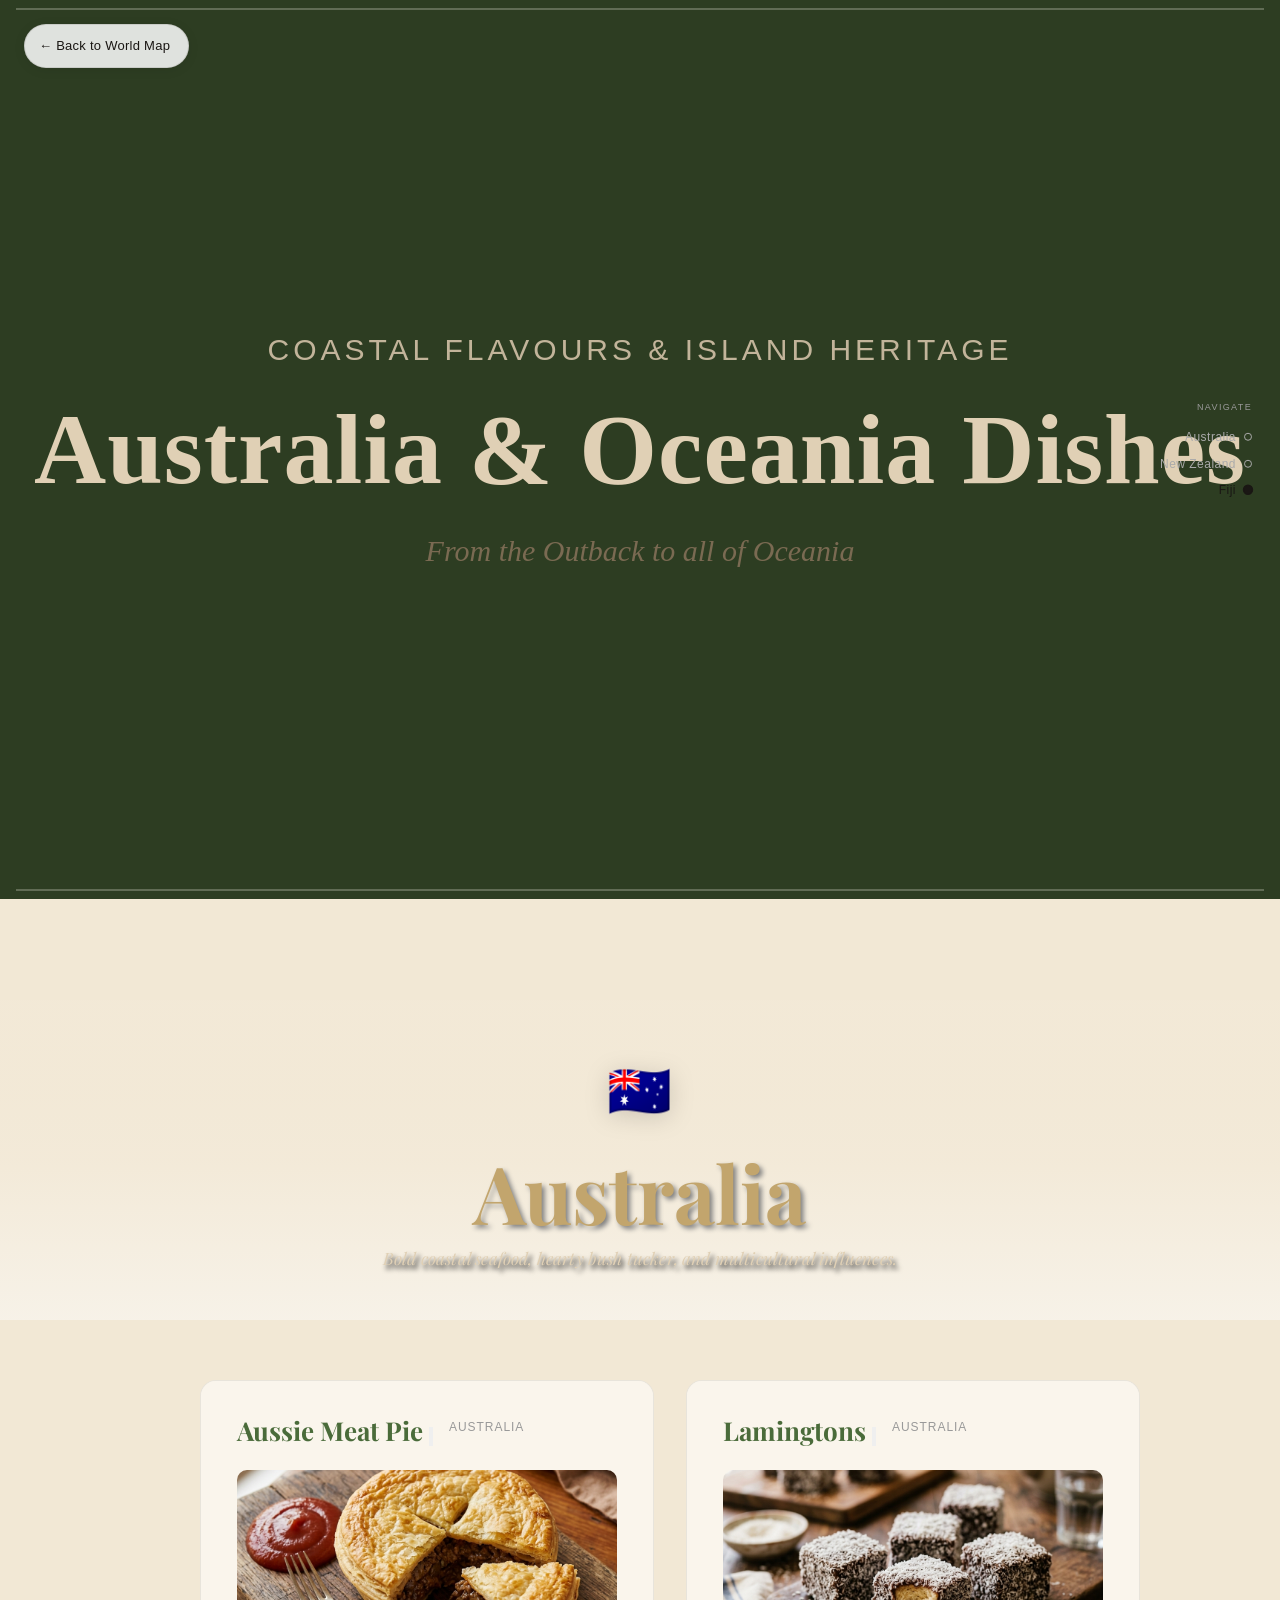
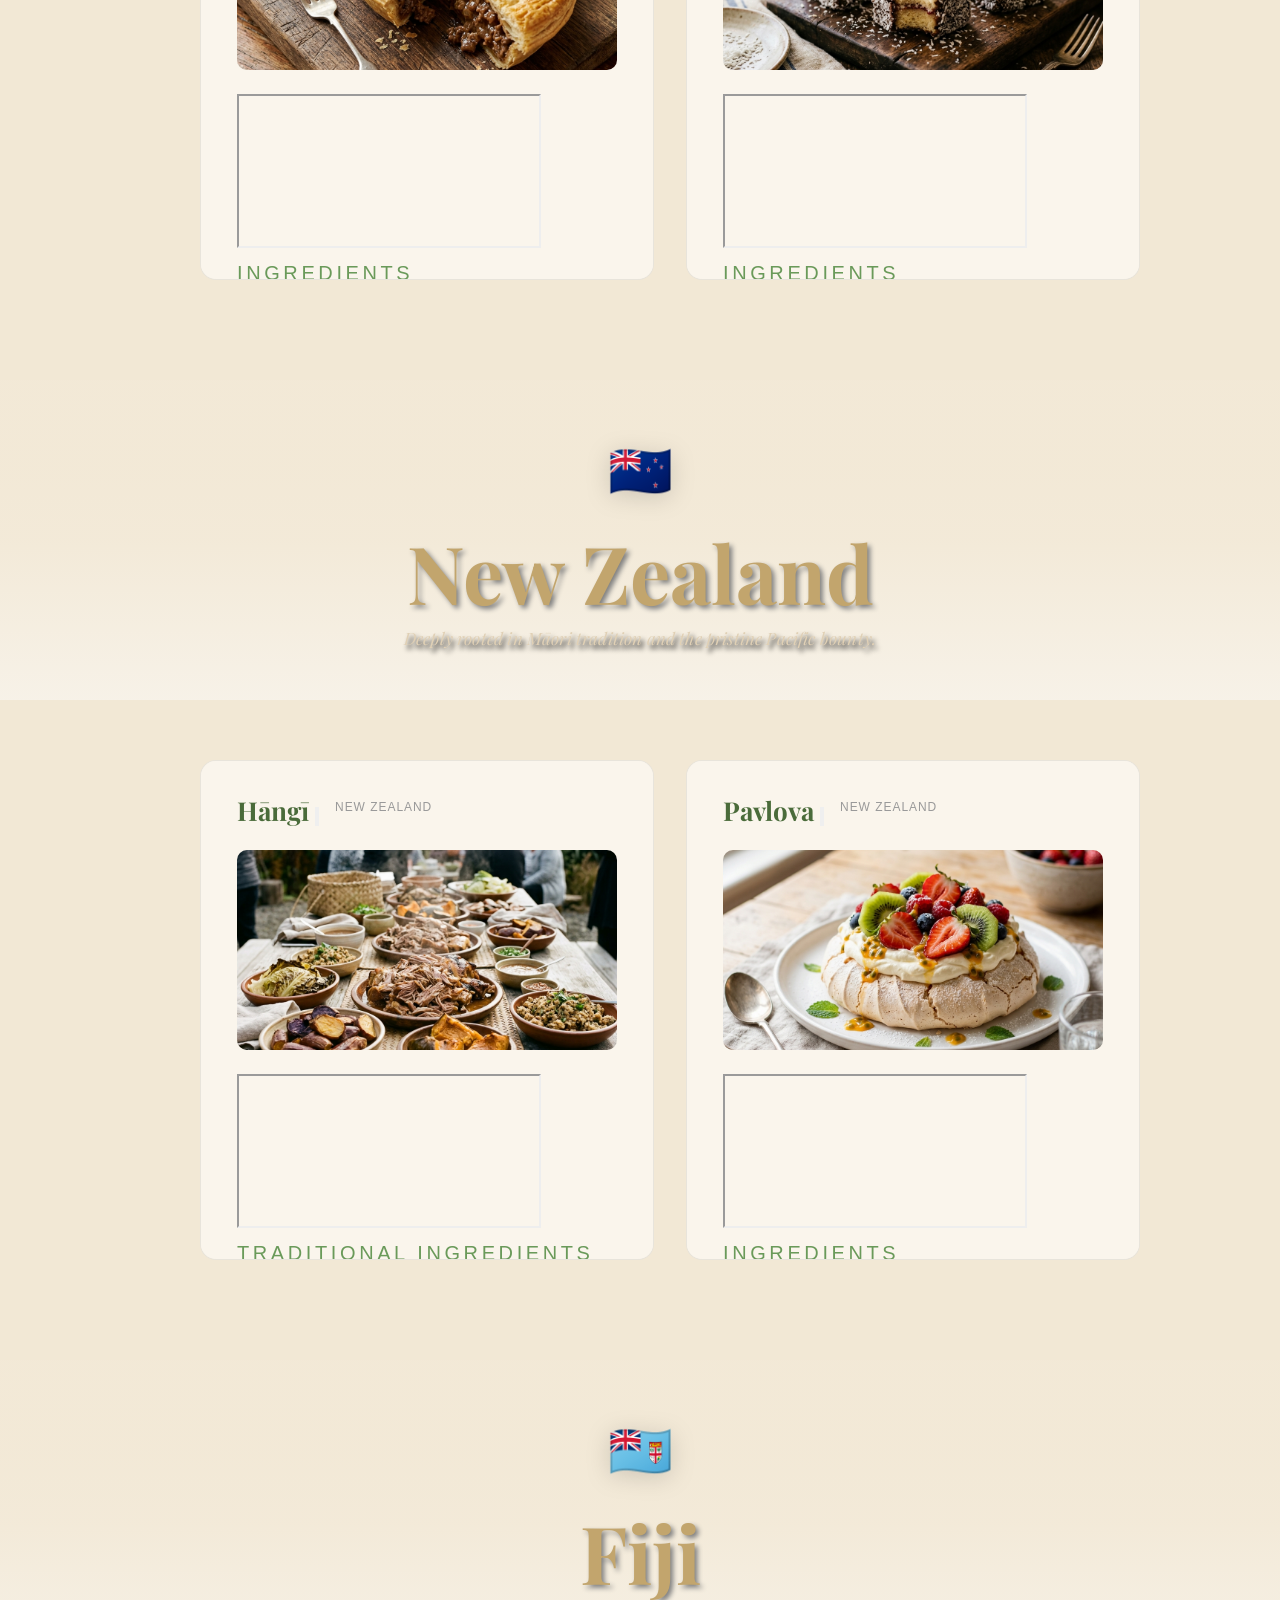
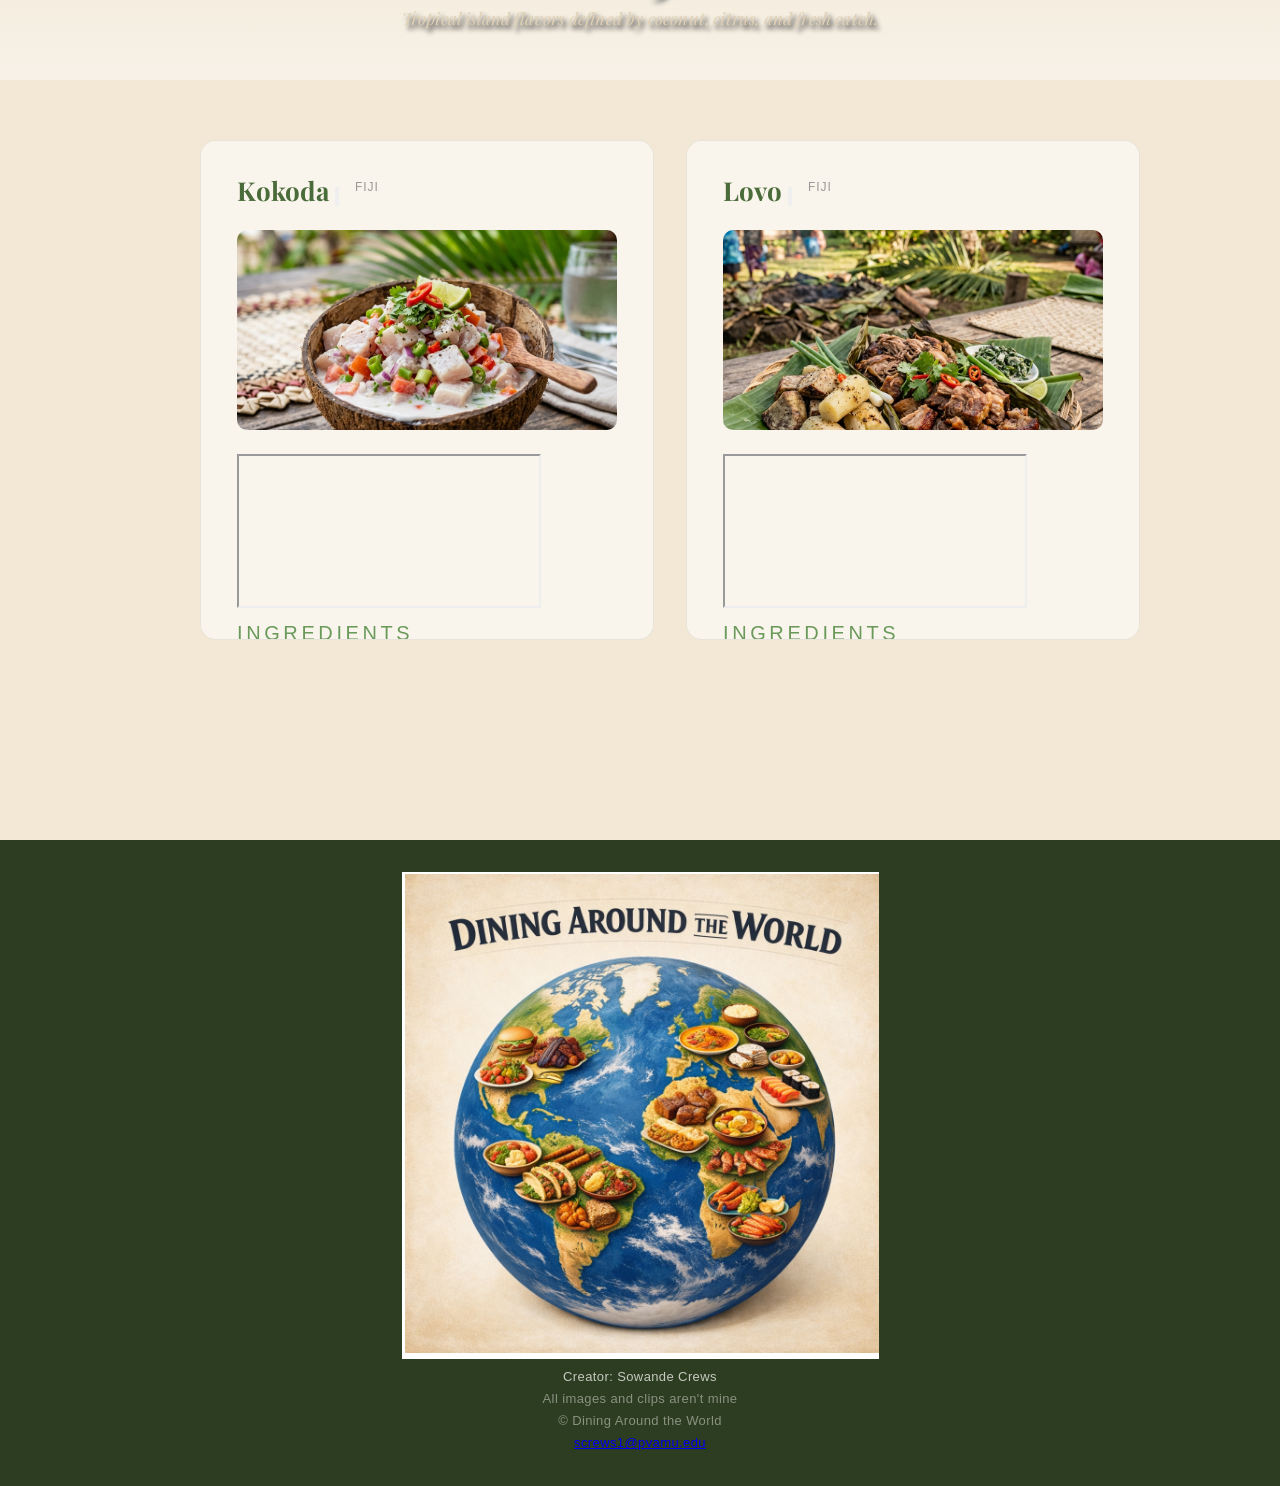
<file: australia-dishes.html>
<!DOCTYPE html>
<html lang="en">

<head>
  <meta charset="UTF-8" />
  <meta name="viewport" content="width=device-width, initial-scale=1.0" />
  <title>Australia & Oceania Dishes</title>

  <!-- Main stylesheet (all styles now live here, not in a <style> block) -->
  <link rel="stylesheet" href="newstyle.css" />

  <!-- Google Fonts: Playfair Display used for dish names and country titles -->
  <link
    href="https://fonts.googleapis.com/css2?family=Playfair+Display:ital,wght@0,400;0,700;1,400&family=DM+Sans:wght@300;400;500&display=swap"
    rel="stylesheet" />
</head>

<body>

  <!-- ============================================================
       BACK BUTTON
       Fixed pill button top-left — returns user to the world map.
       ============================================================ -->
  <a href="index.html" class="back-btn">← Back to World Map</a>

  <!-- ============================================================
       TOP NAVIGATION BAR
       Fixed horizontal nav centered at the top of the screen.
       Clicking a link smoothly scrolls to that country section.
       The active link is highlighted by the JavaScript below.
       ============================================================ -->
  <nav class="side-nav">
    <p class="side-nav-label">Navigate</p>
    <ul>
      <li><a href="#AU" class="nav-link active"><span class="nav-dot"></span>Australia</a></li>
      <li><a href="#NZ" class="nav-link"><span class="nav-dot"></span>New Zealand</a></li>
      <li><a href="#FJ" class="nav-link"><span class="nav-dot"></span>Fiji</a></li>
    </ul>
  </nav>

  <!-- ============================================================
       HERO BANNER
       Full-viewport header with the page title.
       Dark background, centered text.
       ============================================================ -->
  <header class="banner">
    <div class="banner-center">
      <p class="banner-eyebrow">Coastal Flavours &amp; Island Heritage</p>
      <h1 class="banner-title">Australia &amp; Oceania Dishes</h1>
      <p class="banner-tagline">From the Outback to all of Oceania</p>
    </div>
  </header>


  <!-- ============================================================
       MAIN CONTENT
       Houses all three country sections.
       ============================================================ -->
  <main class="main-cont">


    <!-- ============================================================
         AUSTRALIA SECTION
         Contains: Aussie Meat Pie, Lamingtons
         ============================================================ -->
    <section id="AU" class="country-section">

      <!-- Australian flag banner with country title overlay -->
      <div class="flag-banner au-flag">
        <div class="flag-overlay"></div>
        <div class="flag-content">
          <span class="flag-emoji">🇦🇺</span>
          <h2 class="country-title">Australia</h2>
          <p class="country-tagline">Bold coastal seafood, hearty bush tucker, and multicultural influences.</p>
        </div>
      </div>

      <!-- 2-column responsive grid for dish cards -->
      <div class="dishes-grid">

        <!-- -------- Dish 1: Aussie Meat Pie -------- -->
        <article class="dish-card">
          <div class="dish-header">
            <h3 class="dish-name">Aussie Meat Pie
              <!-- Pronunciation button — click to hear the dish name spoken aloud -->
              <button class="pronounce-btn" data-pronounce="Aussie Meat Pie" title="Hear pronunciation">
                <svg viewBox="0 0 24 24">
                  <path d="M3 9v6h4l5 5V4L7 9H3zm13.5 3c0-1.77-1.02-3.29-2.5-4.03v8.05c1.48-.73 2.5-2.25 2.5-4.02zM14 3.23v2.06c2.89.86 5 3.54 5 6.71s-2.11 5.85-5 6.71v2.06c4.01-.91 7-4.49 7-8.77s-2.99-7.86-7-8.77z" />
                </svg>
              </button>
            </h3>
            <p class="dish-origin">Australia</p>
          </div>

          <!-- Dish photo -->
          <img src = "meat-pie.jpg" alt = "Australian Meat Pie" class ="dish-photo"/>

          <!-- YouTube cooking tutorial (16:9 responsive embed) -->
          <div class="dish-video">
            <iframe src="https://www.youtube.com/embed/uKfhcQet-6M"
              title="How to Make Australian Meat Pie" allowfullscreen loading="lazy"></iframe>
          </div>

          <!-- Ingredients & method -->
          <div class="dish-sections">
            <h4 class="section-label">Ingredients</h4>
            <ul class="ingredient-list">
              <b><p style="color:var(--green-dark);">For Filling</p></b>
              <li>Ground Beef</li>
              <li>Onion (finely chopped)</li>
              <li>Beef Stock</li>
              <li>Worcestershire Sauce</li>
              <li>Cornstarch (for thickening)</li>
              <b><p style="color:var(--green-dark);">For Pastry</p></b>
              <li>Shortcrust Pastry (base)</li>
              <li>Puff Pastry (lid)</li>
              <li>Egg wash</li>
            </ul>

            <h4 class="section-label">Methods</h4>
            <ol class="method-steps">
              <li>Brown the beef and onion in a pan. Add stock and sauces.</li>
              <li>Simmer and add cornstarch slurry until the gravy is thick. Let cool.</li>
              <li>Line pie tins with shortcrust pastry. Fill with the meat mixture.</li>
              <li>Top with a puff pastry lid, seal the edges, and brush with egg wash.</li>
              <li>Bake at 400°F (200°C) until golden brown. Serve with tomato sauce.</li>
            </ol>
          </div>
        </article>

        <!-- -------- Dish 2: Lamingtons -------- -->
        <article class="dish-card">
          <div class="dish-header">
            <h3 class="dish-name">Lamingtons
              <button class="pronounce-btn" data-pronounce="Lam-ing-tons" title="Hear pronunciation">
                <svg viewBox="0 0 24 24">
                  <path d="M3 9v6h4l5 5V4L7 9H3zm13.5 3c0-1.77-1.02-3.29-2.5-4.03v8.05c1.48-.73 2.5-2.25 2.5-4.02zM14 3.23v2.06c2.89.86 5 3.54 5 6.71s-2.11 5.85-5 6.71v2.06c4.01-.91 7-4.49 7-8.77s-2.99-7.86-7-8.77z" />
                </svg>
              </button>
            </h3>
            <p class="dish-origin">Australia</p>
          </div>
          <img src = "lamingtons.jpg" alt = "Australian Lamingtons" class ="dish-photo"/>

          <div class="dish-video">
            <iframe src="https://www.youtube.com/embed/Br2QWy5n4yU"
              title="How to Make Lamingtons" allowfullscreen loading="lazy"></iframe>
          </div>
          <div class="dish-sections">
            <h4 class="section-label">Ingredients</h4>
            <ul class="ingredient-list">
              <b><p style="color:var(--green-dark);">For Sponge</p></b>
              <li>Butter &amp; Caster Sugar</li>
              <li>Eggs</li>
              <li>Self-raising Flour</li>
              <li>Milk &amp; Vanilla Extract</li>
              <b><p style="color:var(--green-dark);">For Coating</p></b>
              <li>Icing Sugar &amp; Cocoa Powder</li>
              <li>Butter &amp; Boiling Water</li>
              <li>Desiccated Coconut</li>
            </ul>

            <h4 class="section-label">Methods</h4>
            <ol class="method-steps">
              <li>Bake a simple vanilla sponge cake and let it cool completely. Refrigerate overnight for easier handling.</li>
              <li>Cut the sponge into roughly 5cm squares.</li>
              <li>Mix icing sugar, cocoa, butter, and boiling water into a smooth chocolate icing.</li>
              <li>Dip each square into the chocolate icing using two forks, coating all sides.</li>
              <li>Roll immediately in desiccated coconut and place on a wire rack to set.</li>
            </ol>
          </div>
        </article>

      </div><!-- end .dishes-grid (AU) -->
    </section><!-- end #AU -->


    <!-- ============================================================
         NEW ZEALAND SECTION
         Contains: Hāngī, Pavlova
         ============================================================ -->
    <section id="NZ" class="country-section">

      <!-- New Zealand flag banner -->
      <div class="flag-banner nz-flag">
        <div class="flag-overlay"></div>
        <div class="flag-content">
          <span class="flag-emoji">🇳🇿</span>
          <h2 class="country-title">New Zealand</h2>
          <p class="country-tagline">Deeply rooted in Māori tradition and the pristine Pacific bounty.</p>
        </div>
      </div>

      <div class="dishes-grid">

        <!-- -------- Dish 3: Hāngī -------- -->
        <article class="dish-card">
          <div class="dish-header">
            <h3 class="dish-name">Hāngī
              <button class="pronounce-btn" data-pronounce="Hahng-ee" title="Hear pronunciation">
                <svg viewBox="0 0 24 24">
                  <path d="M3 9v6h4l5 5V4L7 9H3zm13.5 3c0-1.77-1.02-3.29-2.5-4.03v8.05c1.48-.73 2.5-2.25 2.5-4.02zM14 3.23v2.06c2.89.86 5 3.54 5 6.71s-2.11 5.85-5 6.71v2.06c4.01-.91 7-4.49 7-8.77s-2.99-7.86-7-8.77z" />
                </svg>
              </button>
            </h3>
            <p class="dish-origin">New Zealand</p>
          </div>
          <img src = "hangi.jpg" alt = "Māori Hāngī" class ="dish-photo"/>
          
          <div class="dish-video">
            <iframe src="https://www.youtube.com/embed/sh13g9eTWLM"
              title="How to Cook a Traditional Hāngī" allowfullscreen loading="lazy"></iframe>
          </div>
          <div class="dish-sections">
            <h4 class="section-label">Traditional Ingredients</h4>
            <ul class="ingredient-list">
              <li>Pork and Lamb cuts</li>
              <li>Chicken pieces</li>
              <li>Kumara (Sweet Potato)</li>
              <li>Pumpkin and Potatoes</li>
              <li>Cabbage</li>
              <li>Stuffing</li>
            </ul>
            <h4 class="section-label">The Earth Oven Method</h4>
            <ol class="method-steps">
              <li>Dig a deep pit and heat large stones with a wood fire until white-hot.</li>
              <li>Place the hot stones at the base of the pit.</li>
              <li>Layer baskets of meat and vegetables over the stones.</li>
              <li>Cover the baskets with wet mutton cloths and sacks.</li>
              <li>Heap earth over the pit to seal in the steam. Cook for 3–4 hours.</li>
            </ol>
          </div>
        </article>

        <!-- -------- Dish 4: Pavlova -------- -->
        <article class="dish-card">
          <div class="dish-header">
            <h3 class="dish-name">Pavlova
              <button class="pronounce-btn" data-pronounce="Pav-loh-vah" title="Hear pronunciation">
                <svg viewBox="0 0 24 24">
                  <path d="M3 9v6h4l5 5V4L7 9H3zm13.5 3c0-1.77-1.02-3.29-2.5-4.03v8.05c1.48-.73 2.5-2.25 2.5-4.02zM14 3.23v2.06c2.89.86 5 3.54 5 6.71s-2.11 5.85-5 6.71v2.06c4.01-.91 7-4.49 7-8.77s-2.99-7.86-7-8.77z" />
                </svg>
              </button>
            </h3>
            <p class="dish-origin">New Zealand</p>
          </div>
          <img src = "pavlova.jpg" alt = "New Zealand Pavlova" class ="dish-photo"/>
          <div class="dish-video">
            <iframe src="https://www.youtube.com/embed/mW-XF7tLDMQ"
              title="How to Make Pavlova" allowfullscreen loading="lazy"></iframe>
          </div>
          <div class="dish-sections">
            <h4 class="section-label">Ingredients</h4>
            <ul class="ingredient-list">
              <b><p style="color:var(--green-dark);">For Meringue</p></b>
              <li>Egg Whites</li>
              <li>Caster Sugar</li>
              <li>White Vinegar</li>
              <li>Cornflour</li>
              <li>Vanilla Extract</li>
              <b><p style="color:var(--green-dark);">For Topping</p></b>
              <li>Whipped Cream</li>
              <li>Kiwifruit, Strawberries &amp; Passionfruit</li>
            </ul>

            <h4 class="section-label">Methods</h4>
            <ol class="method-steps">
              <li>Beat egg whites until stiff peaks form, then gradually add sugar until glossy and thick.</li>
              <li>Fold in vinegar, cornflour, and vanilla.</li>
              <li>Shape the meringue into a circle on a lined baking tray with a slight hollow in the centre.</li>
              <li>Bake at 250°F (120°C) for 1.5 hours, then turn off the oven and leave to cool inside.</li>
              <li>Top with whipped cream and fresh seasonal fruits before serving.</li>
            </ol>
          </div>
        </article>

      </div><!-- end .dishes-grid (NZ) -->
    </section><!-- end #NZ -->


    <!-- ============================================================
         FIJI SECTION
         Contains: Kokoda, Lovo
         ============================================================ -->
    <section id="FJ" class="country-section">

      <!-- Fiji flag banner -->
      <div class="flag-banner fj-flag">
        <div class="flag-overlay"></div>
        <div class="flag-content">
          <span class="flag-emoji">🇫🇯</span>
          <h2 class="country-title">Fiji</h2>
          <p class="country-tagline">Tropical island flavors defined by coconut, citrus, and fresh catch.</p>
        </div>
      </div>

      <div class="dishes-grid">

        <!-- -------- Dish 5: Kokoda -------- -->
        <article class="dish-card">
          <div class="dish-header">
            <h3 class="dish-name">Kokoda
              <button class="pronounce-btn" data-pronounce="Ko-kohn-da" title="Hear pronunciation">
                <svg viewBox="0 0 24 24">
                  <path d="M3 9v6h4l5 5V4L7 9H3zm13.5 3c0-1.77-1.02-3.29-2.5-4.03v8.05c1.48-.73 2.5-2.25 2.5-4.02zM14 3.23v2.06c2.89.86 5 3.54 5 6.71s-2.11 5.85-5 6.71v2.06c4.01-.91 7-4.49 7-8.77s-2.99-7.86-7-8.77z" />
                </svg>
              </button>
            </h3>
            <p class="dish-origin">Fiji</p>
          </div>
          <img src = "kokoda.jpg" alt = "Fijian Kokoda" class ="dish-photo"/>
          <div class="dish-video">
            <iframe src="https://www.youtube.com/embed/GV8PViMKPCo"
              title="How to Make Fijian Kokoda" allowfullscreen loading="lazy"></iframe>
          </div>
          <div class="dish-sections">
            <h4 class="section-label">Ingredients</h4>
            <ul class="ingredient-list">
              <li>Fresh Walu or Snapper (cubed)</li>
              <li>Lime juice (enough to cover fish)</li>
              <li>Coconut Cream</li>
              <li>Red Onion &amp; Chili</li>
              <li>Tomato &amp; Spring Onions</li>
            </ul>
            <h4 class="section-label">Methods</h4>
            <ol class="method-steps">
              <li>Place fish cubes in a glass bowl and cover with lime juice.</li>
              <li>Refrigerate for 2 hours until the fish turns opaque and "cooks" in the acid.</li>
              <li>Drain half the lime juice and stir in fresh coconut cream.</li>
              <li>Add finely chopped vegetables and chilies.</li>
              <li>Serve chilled, traditionally in a coconut shell.</li>
            </ol>
          </div>
        </article>

        <!-- -------- Dish 6: Lovo -------- -->
        <article class="dish-card">
          <div class="dish-header">
            <h3 class="dish-name">Lovo
              <button class="pronounce-btn" data-pronounce="Loh-voh" title="Hear pronunciation">
                <svg viewBox="0 0 24 24">
                  <path d="M3 9v6h4l5 5V4L7 9H3zm13.5 3c0-1.77-1.02-3.29-2.5-4.03v8.05c1.48-.73 2.5-2.25 2.5-4.02zM14 3.23v2.06c2.89.86 5 3.54 5 6.71s-2.11 5.85-5 6.71v2.06c4.01-.91 7-4.49 7-8.77s-2.99-7.86-7-8.77z" />
                </svg>
              </button>
            </h3>
            <p class="dish-origin">Fiji</p>
          </div>
          <img src = "lovo.jpg" alt = "Fijian Lovo" class ="dish-photo"/>
          <div class="dish-video">
            <iframe src="https://www.youtube.com/embed/rEvQOVr4aMQ"
              title="How to Cook a Fijian Lovo" allowfullscreen loading="lazy"></iframe>
          </div>
          <div class="dish-sections">
            <h4 class="section-label">Ingredients</h4>
            <ul class="ingredient-list">
              <li>Whole Chicken pieces</li>
              <li>Pork or Lamb</li>
              <li>Taro &amp; Cassava (root vegetables)</li>
              <li>Palusami (taro leaves with coconut cream)</li>
              <li>Banana Leaves (for wrapping)</li>
              <li>Salt &amp; Seasoning</li>
            </ul>

            <h4 class="section-label">Methods</h4>
            <ol class="method-steps">
              <li>Dig a large pit in the ground and fill it with dry wood and volcanic stones.</li>
              <li>Light the fire and let the stones heat for 2–3 hours until glowing.</li>
              <li>Wrap meats and vegetables in banana leaves and place them over the hot stones.</li>
              <li>Cover everything with more banana leaves and earth to trap the heat and steam.</li>
              <li>Cook for 3–4 hours. Unearth and serve communally on woven mats.</li>
            </ol>
          </div>
        </article>

      </div><!-- end .dishes-grid (FJ) -->
    </section><!-- end #FJ -->

  </main><!-- end .main-cont -->


  <!-- ============================================================
       FOOTER
       Project credit and contact info.
       Logo image on the left, text centered on the right.
       ============================================================ -->
  <footer class="page-footer">
    <!-- Project logo — image.png should be in the dish-images folder -->
     <img src = "image.png" alt = "Dining Around the World" class ="footer-logo"/>
    <div class="footer-content">
      <p><strong>Creator: Sowande Crews</strong></p>
      <p>All images and clips aren't mine</p>
      <p>© Dining Around the World</p>
      <p><a href="mailto:screws1@pvamu.edu">screws1@pvamu.edu</a></p>
    </div>
  </footer>


  <!-- ============================================================
       JAVASCRIPT
       Two features:
       1. Scroll tracking — highlights the correct nav link
          as you scroll through each country section.
       2. Pronunciation buttons — uses the Web Speech API
          to speak the dish name aloud when clicked.
       ============================================================ -->
  <script>

    // --- 1. SCROLL TRACKING (Nav active state) ---
    // Watch all country sections and update the nav link highlight
    // when a section enters the viewport.

    const sections = document.querySelectorAll('.country-section');
    const navLinks = document.querySelectorAll('.nav-link');

    // IntersectionObserver fires when a section enters or leaves the screen
    const observer = new IntersectionObserver((entries) => {
      entries.forEach(entry => {
        if (entry.isIntersecting) {
          // Remove 'active' from all links first
          navLinks.forEach(l => l.classList.remove('active'));

          // Add 'active' to the link that matches the visible section's id
          const id = entry.target.getAttribute('id');
          const active = document.querySelector(`.nav-link[href="#${id}"]`);
          if (active) active.classList.add('active');
        }
      });
    }, {
      // Trigger when the section is between 30% and 70% down the viewport
      rootMargin: '-30% 0px -60% 0px'
    });

    // Attach the observer to each section
    sections.forEach(s => observer.observe(s));

    // Smooth scroll when a nav link is clicked
    navLinks.forEach(link => {
      link.addEventListener('click', e => {
        e.preventDefault(); // stop the default jump behavior
        const target = document.querySelector(link.getAttribute('href'));
        target.scrollIntoView({ behavior: 'smooth', block: 'start' });
      });
    });


    // --- 2. PRONUNCIATION BUTTONS ---
    // When clicked, uses the browser's built-in speech synthesis
    // to speak the dish name from the data-pronounce attribute.

    document.querySelectorAll('.pronounce-btn').forEach(btn => {
      btn.addEventListener('click', () => {
        const text = btn.getAttribute('data-pronounce');

        // Cancel any speech already playing
        window.speechSynthesis.cancel();

        const utterance = new SpeechSynthesisUtterance(text);
        utterance.rate  = 0.85;  // slightly slower for clarity
        utterance.pitch = 1;
        utterance.lang  = 'en';  // English language

        // Add the 'speaking' class while playing (triggers pulse animation)
        btn.classList.add('speaking');
        utterance.onend  = () => btn.classList.remove('speaking');
        utterance.onerror = () => btn.classList.remove('speaking');

        window.speechSynthesis.speak(utterance);
      });
    });

  </script>
</body>

</html>
</file>
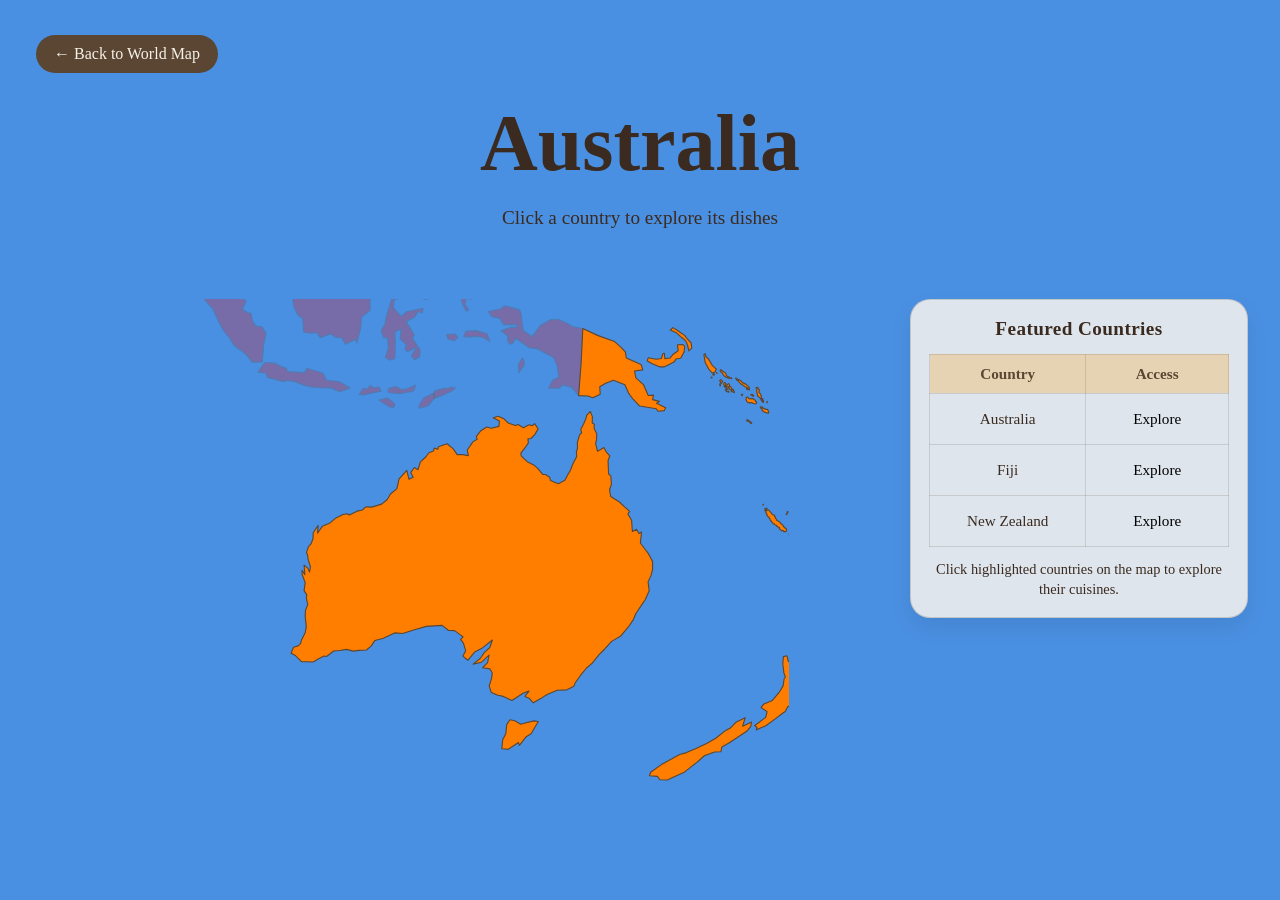
<file: australia.html>
<!DOCTYPE html>
<html lang="en">
<head>
  <meta charset="UTF-8">
  <meta name="viewport" content="width=device-width, initial-scale=1.0">
  <title>Australia</title>
  <link rel="stylesheet" href="styles.css">

  <style>
  .legend-table th {
	background-color: #e6d3b3;
	color: #5a4632;
	padding: 10px;
  }
  
  .legend-table .explore-link {
	color: #000;
	text-decoration: none;
	display: inline-block;
 	border-radius: 999px;
	background: transparent;
	padding: 6px 12px;
	transition: all 0.25s ease;
  }
 
 .legend-table .explore-link:hover {
	background-color: #b35c00;
	text-decoration: none;
	color: white !important;
	transform: translateY(-1px);
  }
  
  .legend-table .explore-link:visited {
	color: #000;
  }

  </style>

</head>
<body>

  <div class="hero australia-hero">
    <a href="index.html" class="back-button">← Back to World Map</a>
    <h1 style="font-family: Cinzel, serif; font-size: 80px">Australia</h1>
    <p>Click a country to explore its dishes</p>
  </div>

<div class="continent-content">  
 <div class="map-panel">
  <div class="australia-map-frame">
    <div class="australia-map-inner">

<?xml version="1.0"?>
<!--
*************Map created by Simplemaps.com********************		
*************Attribution is highly appreciated!***************
*************http://simplemaps.com****************************

The MIT License (MIT)

Copyright (c) 2020 Pareto Softare, LLC DBA Simplemaps.com

Permission is hereby granted, free of charge, to any person obtaining a copy
of this software and associated documentation files (the "Software"), to deal
in the Software without restriction, including without limitation the rights
to use, copy, modify, merge, publish, distribute, sublicense, and/or sell
copies of the Software, and to permit persons to whom the Software is
furnished to do so, subject to the following conditions:

The above copyright notice and this permission notice shall be included in
all copies or substantial portions of the Software.

THE SOFTWARE IS PROVIDED "AS IS", WITHOUT WARRANTY OF ANY KIND, EXPRESS OR
IMPLIED, INCLUDING BUT NOT LIMITED TO THE WARRANTIES OF MERCHANTABILITY,
FITNESS FOR A PARTICULAR PURPOSE AND NONINFRINGEMENT. IN NO EVENT SHALL THE
AUTHORS OR COPYRIGHT HOLDERS BE LIABLE FOR ANY CLAIM, DAMAGES OR OTHER
LIABILITY, WHETHER IN AN ACTION OF CONTRACT, TORT OR OTHERWISE, ARISING FROM,
OUT OF OR IN CONNECTION WITH THE SOFTWARE OR THE USE OR OTHER DEALINGS IN
THE SOFTWARE.

-->
<svg baseprofile="tiny" fill="#ececec" height="857" stroke="black" stroke-linecap="round" stroke-linejoin="round" stroke-width=".2" version="1.2" viewbox="0 0 2000 857" width="2000" xmlns="http://www.w3.org/2000/svg">
 <path d="M1383 261.6l1.5 1.8-2.9 0.8-2.4 1.1-5.9 0.8-5.3 1.3-2.4 2.8 1.9 2.7 1.4 3.2-2 2.7 0.8 2.5-0.9 2.3-5.2-0.2 3.1 4.2-3.1 1.7-1.4 3.8 1.1 3.9-1.8 1.8-2.1-0.6-4 0.9-0.2 1.7-4.1 0-2.3 3.7 0.8 5.4-6.6 2.7-3.9-0.6-0.9 1.4-3.4-0.8-5.3 1-9.6-3.3 3.9-5.8-1.1-4.1-4.3-1.1-1.2-4.1-2.7-5.1 1.6-3.5-2.5-1 0.5-4.7 0.6-8 5.9 2.5 3.9-0.9 0.4-2.9 4-0.9 2.6-2-0.2-5.1 4.2-1.3 0.3-2.2 2.9 1.7 1.6 0.2 3 0 4.3 1.4 1.8 0.7 3.4-2 2.1 1.2 0.9-2.9 3.2 0.1 0.6-0.9-0.2-2.6 1.7-2.2 3.3 1.4-0.1 2 1.7 0.3 0.9 5.4 2.7 2.1 1.5-1.4 2.2-0.6 2.5-2.9 3.8 0.5 5.4 0z" id="AF" name="Afghanistan">
 </path>
 <path class="Angola" d="M 1121.2 572 1121.8 574 1121.1 577.1 1122 580.1 1121.1 582.5 1121.5 584.7 1109.8 584.6 1109 605.1 1112.6 610.3 1116.2 614.3 1105.8 616.9 1092.3 616 1088.5 613 1065.8 613.2 1065 613.7 1061.7 610.8 1058.1 610.6 1054.7 611.7 1052 612.9 1051.5 608.9 1052.4 603.2 1054.4 597.3 1054.7 594.6 1056.6 588.8 1058 586.2 1061.3 582 1063.2 579.1 1063.8 574.4 1063.5 570.7 1061.9 568.4 1060.4 564.5 1059.1 560.7 1059.4 559.3 1061.1 556.8 1059.5 550.6 1058.3 546.3 1055.5 542.2 1056.1 541 1058.4 540.1 1060.1 540.2 1062.1 539.5 1078.8 539.6 1080.1 544.3 1081.7 548.2 1083 550.3 1085.1 553.6 1088.9 553.1 1090.7 552.2 1093.8 553.1 1094.7 551.5 1096.2 547.8 1099.7 547.5 1100 546.4 1102.9 546.4 1102.4 548.7 1109.2 548.6 1109.3 552.7 1110.4 555.1 1109.5 559 1109.9 563 1111.7 565.4 1111.3 573 1112.7 572.4 1115.1 572.6 1118.6 571.6 1121.2 572 Z">
 </path>
 <path class="Angola" d="M 1055.3 539 1053.8 534.2 1056.1 531.4 1057.8 530.3 1059.9 532.5 1057.9 533.9 1056.9 535.5 1056.7 538.3 1055.3 539 Z">
 </path>
 <path d="M1088 228l0.4 1.2 1.4-0.6 1.2 1.7 1.3 0.7 0.6 2.3-0.5 2.2 1 2.7 2.3 1.5 0.1 1.7-1.7 0.9-0.1 2.1-2.2 3.1-0.9-0.4-0.2-1.4-3.1-2.2-0.7-3 0.1-4.4 0.5-1.9-0.9-1-0.5-2.1 1.9-3.1z" id="AL" name="Albania">
 </path>
 <path d="M1296.2 336.7l1.3 5.1-2.8 0 0 4.2 1.1 0.9-2.4 1.3 0.2 2.6-1.3 2.6 0 2.6-1 1.4-16.9-3.2-2.7-6.6-0.3-1.4 0.9-0.4 0.4 1.8 4.2-1 4.6 0.2 3.4 0.2 3.3-4.4 3.7-4.1 3-4 1.3 2.2z" id="AE" name="United Arab Emirates">
 </path>
 <path class="Argentina" d="M 669.1 851.7 666.1 851.5 661.1 851.5 655.1 837.9 658.2 840.7 662.5 845.3 670.3 849 677.6 850.5 676.8 853.5 672.4 853.8 669.1 851.7 Z">
 </path>
 <path class="Argentina" d="M 638.6 644.7 649.9 655.1 654.5 656.1 661.8 660.9 667.7 663.4 668.8 666.2 664.6 676 670.4 677.7 676.7 678.7 680.9 677.7 685.2 672.7 685.5 667.1 688.1 665.8 691.3 669.6 691.7 674.7 687.5 678.2 684.2 680.8 678.9 687.1 672.9 695.8 672.4 701 672 707.6 673.2 714 672.3 715.4 672.7 719.5 673 722.9 680.8 728.4 681 732.8 684.9 735.6 685.2 738.7 681.9 746.9 674.9 750.4 664.7 751.7 658.7 751 660.8 754.9 660.9 759.6 662.7 762.8 660.2 765.1 655.1 766 649.5 763.6 648 765.3 650.5 771.6 654.5 773.5 656.8 771.5 659.3 774.8 655.1 776.8 652.2 780.8 653.4 787.1 653.3 790.5 648.5 790.5 645.5 793.7 645.6 798.5 652.1 803.1 657.3 804.3 657.5 810 652.9 813.5 652.3 820.8 648.8 823.2 647.9 826.1 652.1 832.6 656.7 836.1 654.6 835.8 649.7 834.8 637.6 834 634.1 830.4 632.2 825.8 629.1 826.2 626.5 823.9 623.4 817.4 626.1 814.6 626.2 810.7 624.4 807.5 625.1 802.1 624 793.8 622.2 790.1 624 788.9 622.6 786.5 619.8 785.3 620.6 782.6 617.5 780.2 613.8 772.9 615.5 771.6 612.2 763.8 611.4 757.3 611.2 751.6 613.7 749.3 610.4 743 608.8 737.2 611.8 733 610.4 727.6 612 721.4 610.6 715.5 609 714.3 604.1 703.2 606.2 696.6 604.5 690.4 605.4 684.5 608 678.5 611.3 674.5 609.3 672 610.1 669.9 608.5 659.2 614.1 656.1 615.3 649.4 614.4 647.8 618.4 642 625.9 643.6 629.6 648.2 631.2 643 637.6 643.3 638.6 644.7 Z">
 </path>
 <path d="M1230.8 253l-1.8 0.2-2.8-3.7-0.2-1-2.3 0-1.9-1.7-1 0.1-2.4-1.8-4.2-1.6-0.1-3.1-1.3-2.2 7-1 1.4 1.6 2.2 1.1-0.7 1.6 3.2 2.2-1.1 2.1 2.6 1.7 2.5 1 0.9 4.5z" id="AM" name="Armenia">
 </path>
 <path class="Australia" d="M 1743 763.6 1746.7 765.8 1750 764.9 1754.9 763.7 1757.7 764.1 1753.2 771.7 1749.9 773.8 1745.9 779 1745.3 777.2 1738.7 781.6 1737.9 781.3 1734.9 781.1 1735.4 775.7 1737.4 771.5 1738 765.9 1740 763 1743 763.6 Z">
 </path>
 <path class="Australia" d="M 1793.5 590.2 1794.7 595.2 1798.7 592.8 1800.1 595.5 1802.4 598 1801.3 600.9 1801.5 606.4 1801.7 609.6 1803 610.4 1803.4 615.9 1802.2 619.2 1803 623.5 1808.4 626.9 1811.6 629.9 1814.8 632.7 1813.7 634.3 1816 638.3 1816.5 645.3 1819.1 643.9 1820.6 646.6 1822.2 645.7 1821.5 652.5 1824.4 656.4 1826.3 658.8 1829.1 664 1829.1 669.2 1828.1 672.9 1826.3 676.8 1827 682.3 1824.5 688 1822.4 691 1818.6 696.7 1817.1 700.4 1814 705 1809 710.8 1803.5 714 1799.1 718.9 1795.8 722.1 1791.4 727.6 1787.7 730.8 1783.8 735.6 1780.7 740 1779.9 742.1 1775.6 744.3 1769.5 744.5 1763.2 747.2 1759.4 749.6 1754.6 752.4 1751.9 749.5 1749.3 748.4 1751.9 745.1 1748.4 746.3 1741.2 750.9 1737.6 749.2 1735.2 748.2 1732.4 747.7 1728.3 745.9 1727 741.9 1728.5 737.1 1728.9 733.8 1727.5 731.2 1722.8 730.5 1726 727.3 1726.9 722.6 1722.2 727 1716.9 728.2 1721.4 724.7 1723.9 721 1727.4 717.8 1729 713.1 1722.2 718.5 1717.9 720.7 1713.6 725.8 1710.6 723.2 1712.3 719.8 1710.9 715.1 1709.1 712.7 1710.7 711.2 1705.4 707.3 1701.6 707.2 1697.6 704 1687.7 704.6 1679.8 706.9 1672.9 709.1 1667.9 708.7 1660.9 712 1655.6 713.4 1653.3 716.8 1650.3 719.4 1645.6 719.6 1642 720.1 1637.8 719 1633.6 719.7 1629.8 720 1625.3 723.4 1623.8 723.1 1620.4 724.9 1617 726.9 1613.2 726.7 1609.7 726.7 1605.6 722.6 1603.2 721.4 1604.7 717.7 1607.6 716.8 1609.1 715.4 1609.7 713.1 1612 708.6 1612.7 704.8 1612 698.3 1612.2 694.6 1613.6 691 1612.7 686.8 1613 684.9 1611.3 682.3 1612 677.3 1610.1 672.2 1610 669.5 1611.8 672.3 1611.3 666.3 1613.6 668.2 1614.7 670.7 1615.3 667.4 1613.7 662.3 1613.6 660.3 1612.8 658.4 1614.1 654.7 1615.6 653.1 1616.9 649.9 1617 646.1 1620.1 641.5 1619.7 646.4 1622.8 642 1627.7 639.8 1630.9 637.1 1635.6 634.7 1638.2 634.2 1639.6 635 1644.4 632.6 1647.9 631.9 1649 630.5 1650.5 629.9 1653.6 630.1 1659.8 628.2 1663.3 625.3 1665.3 621.9 1669.2 618.7 1669.9 616.1 1670.6 612.6 1675.5 607.1 1676.9 612.7 1679.5 611.4 1678 608.4 1680.3 605.3 1682.5 606.7 1684 601.8 1687.5 598.6 1689.3 596.1 1692.2 595 1692.6 593.2 1694.9 593.9 1695.3 592.3 1697.9 591.4 1700.7 590.5 1704.4 593.5 1707 597.3 1710.5 597.3 1714 597.9 1713.3 594.4 1716.8 589.3 1719.5 587.6 1718.9 586 1721.8 582.3 1725.5 580 1728.2 580.8 1733.1 579.6 1733.4 576.3 1729.5 574.2 1732.6 573.3 1736.2 574.9 1738.9 577.5 1743.4 579.1 1745.1 578.5 1748.4 580.5 1751.9 578.6 1753.9 579.2 1755.4 577.9 1757.6 581.1 1755.6 584.6 1753.1 587.2 1751.2 587.4 1751.5 589.9 1749.3 593.1 1746.8 596.3 1747 598.1 1750.8 601.7 1754.8 603.7 1757.3 605.9 1760.6 609.7 1762.2 609.7 1764.8 611.4 1765.3 613.4 1770.2 615.5 1774.3 613.3 1776.1 609.9 1777.8 607 1779.1 603.5 1781.7 598.4 1781.5 595.3 1782.2 593.4 1782.1 589.8 1783.5 584.9 1784.8 583.6 1784.2 581.5 1786 578.1 1787.5 574.6 1787.9 572.7 1790.2 570.3 1791.5 573.5 1791.4 577.5 1792.7 578.3 1792.6 581 1794.2 584.2 1794.1 587.9 1793.5 590.2 Z">
 </path>
 <path d="M1070.6 190.8l-0.3 0.8 0.7 2.1-0.2 2.6-2.8 0 1.1 1.4-1.3 4-0.9 1.1-4.4 0.1-2.4 1.5-4.2-0.5-7.3-1.7-1.3-2.1-4.9 1.1-0.5 1.2-3.1-0.9-2.6-0.2-2.3-1.2 0.7-1.5-0.2-1.1 1.4-0.3 2.7 1.7 0.6-1.7 4.4 0.3 3.5-1.1 2.4 0.2 1.7 1.3 0.4-1.1-1-4.1 1.7-0.8 1.6-2.9 3.8 2.1 2.6-2.6 1.7-0.5 4 1.9 2.3-0.3 2.4 1.2z" id="AT" name="Austria">
 </path>
 <path class="Azerbaijan" d="M 1229 253.2 1225.2 252.3 1222 249.4 1220.8 246.9 1221.8 246.8 1223.7 248.5 1226 248.5 1226.2 249.5 1229 253.2 Z">
 </path>
 <path class="Azerbaijan" d="M 1235.3 236.2 1237.8 233.6 1241.3 236.9 1244.9 241.5 1247.4 241.8 1249.3 243.5 1245.1 244 1245.2 249 1244.8 251.2 1243.1 252.7 1243.9 255.8 1242.6 256.2 1238.7 252.8 1239.9 249.7 1238 247.8 1236.1 248.3 1230.8 253 1229.9 248.5 1227.4 247.5 1224.8 245.8 1225.9 243.7 1222.7 241.5 1223.4 239.9 1221.2 238.8 1219.8 237.2 1220.9 236.1 1225.1 238 1228 238.3 1228.6 237.6 1225.3 234.1 1226.5 233.3 1228 233.5 1232.3 237.3 1234.7 237.8 1235.3 236.2 Z">
 </path>
 <path d="M1154.9 530.4l-0.6 0.1 0-0.3-2-6.1-0.01-0.06-0.09-1.04-1.4-2.9 3.5 0.5 1.7-3.7 3.1 0.4 0.3 2.5 1.2 1.5 0 2.1-1.4 1.3-2.3 3.4-2 2.3z" id="BI" name="Burundi">
 </path>
 <path d="M1016.5 177.1l-0.4 4.2-1.3 0.2-0.4 3.5-4.4-2.9-2.5 0.5-3.5-2.9-2.4-2.5-2.2-0.1-0.8-2.2 3.9-1.2 3.6 0.5 4.5-1.3 3.1 2.7 2.8 1.5z" id="BE" name="Belgium">
 </path>
 <path d="M1006.7 427l-0.2 2.1 1.3 3.8-1.1 2.6 0.6 1.7-2.8 4-1.7 2-1.1 4 0.2 4.1-0.3 10.3-4.7 0.8-1.4-4.4 0.3-14.8-1.2-1.3-0.2-3.2-2-2.2-1.7-1.9 0.7-3.4 2-0.7 1.1-2.8 2.8-0.6 1.2-1.9 1.9-1.9 2 0 4.3 3.7z" id="BJ" name="Benin">
 </path>
 <path d="M988.5 406l-0.5 3.1 0.8 2.9 3.1 4.2 0.2 3.1 6.5 1.5-0.1 4.4-1.2 1.9-2.8 0.6-1.1 2.8-2 0.7-4.9-0.1-2.6-0.5-1.8 1-2.5-0.5-9.8 0.3-0.2 3.7 0.8 4.8-3.9-1.6-2.6 0.2-2 1.6-2.5-1.3-1-2.2-2.5-1.4-0.4-3.7 1.6-2.7-0.2-2.2 4.5-5.3 0.9-4.4 1.5-1.6 2.7 0.9 2.4-1.3 0.8-1.7 4.3-2.8 1.1-2 5.3-2.7 3.1-0.9 1.4 1.2 3.6 0z" id="BF" name="Burkina Faso">
 </path>
 <path d="M1500.6 360.3l0.6 4.6-2.1-1 1.1 5.2-2.1-3.3-0.8-3.3-1.5-3.1-2.8-3.7-5.2-0.3 0.9 2.7-1.2 3.5-2.6-1.3-0.6 1.2-1.7-0.7-2.2-0.6-1.6-5.3-2.6-4.8 0.3-3.9-3.7-1.7 0.9-2.3 3-2.4-4.6-3.4 1.2-4.4 4.9 2.8 2.7 0.3 1.2 4.5 5.4 0.9 5.1-0.1 3.4 1.1-1.6 5.4-2.4 0.4-1.2 3.6 3.6 3.4 0.3-4.2 1.5 0 4.4 10.2z" id="BD" name="Bangladesh">
 </path>
 <path d="M1132.6 221.6l-2.3 2.6-1.3 4.5 2.1 3.6-4.6-0.8-5 2 0.3 3.2-4.6 0.6-3.9-2.3-4 1.8-3.8-0.2-0.8-4.2-2.8-2.1 0.7-0.8-0.6-0.8 0.6-2 1.8-2-2.8-2.7-0.7-2.4 1.1-1.4 1.8 2.6 1.9-0.4 4 0.9 7.6 0.4 2.3-1.6 5.9-1.5 4 2.3 3.1 0.7z" id="BG" name="Bulgaria">
 </path>
 <path d="M1083 214.3l1.9-0.1-1.1 2.8 2.7 2.5-0.5 2.9-1.1 0.3-0.9 0.6-1.6 1.5-0.4 3.5-4.8-2.4-2.1-2.7-2.1-1.4-2.5-2.4-1.3-1.9-2.7-3 0.8-2.6 2 1.5 1-1.4 2.3-0.1 4.5 1.1 3.5-0.1 2.4 1.4z" id="BA" name="Bosnia and Herzegovina">
 </path>
 <path d="M1141.6 162.7l-3.9-0.2-0.8 0.6 1.5 2 2 4-4.1 0.3-1.3 1.4 0.3 3.1-2.1-0.6-4.3 0.3-1.5-1.5-1.7 1.1-1.9-0.9-3.9-0.1-5.7-1.5-4.9-0.5-3.8 0.2-2.4 1.6-2.3 0.3-0.5-2.8-1.9-2.8 2.8-1.3-0.4-2.4-1.7-2.3-0.6-2.7 4.7 0 4.8-2.3 0.5-3.4 3.6-2-1-2.7 2.7-1 4.6-2.3 5.3 1.5 0.9 1.5 2.4-0.7 4.8 1.4 1.1 2.9-0.7 1.6 3.8 4 2.1 1.1 0 1.1 3.4 1.1 1.7 1.6-1.6 1.3z" id="BY" name="Belarus">
 </path>
 <path d="M487.8 399.8l-1.7 0 1.3-7.2 0.7-5.1 0.1-1 0.7-0.3 0.9 0.8 2.5-3.9 1.1-0.1-0.1 1 1 0-0.3 1.8-1.3 2.7 0.4 1-0.9 2.3 0.3 0.6-1 3.3-1.3 1.7-1.1 0.2-1.3 2.2z" id="BZ" name="Belize">
 </path>
 <path d="M662.5 631.4l-0.3-2-5.4-3.3-5.2-0.1-9.6 1.9-2.1 5.6 0.2 3.5-1.5 7.7-1-1.4-6.4-0.3-1.6 5.2-3.7-4.6-7.5-1.6-4 5.8-3.9 0.9-3.1-8.9-3.7-7.2 1.1-6.2-3.2-2.7-1.2-4.6-3.2-4.4 2.9-6.9-2.9-5.4 1.1-2.2-1.2-2.4 1.9-3.2-0.3-5.4 0-4.6 1.1-2.1-5.5-10.4 4.2 0.6 2.9-0.2 1.1-1.9 4.8-2.6 2.9-2.4 7.3-1.1-0.4 4.8 0.9 2.5-0.3 4.3 6.5 5.7 6.4 1.1 2.3 2.4 3.9 1.3 2.5 1.8 3.5 0 3.4 1.9 0.5 3.7 1.2 1.9 0.3 2.7-1.7 0.1 2.8 7.5 10.7 0.3-0.5 3.7 0.8 2.5 3.2 1.8 1.7 4-0.6 5.1-1.3 2.8 0.8 3.6-1.6 1.4z" id="BO" name="Bolivia">
 </path>
 <path d="M665.8 489.6l3.1 0.6 0.6-1.4-1-1.2 0.6-1.9 2.3 0.6 2.7-0.7 3.2 1.4 2.5 1.3 1.7-1.7 1.3 0.2 0.8 1.8 2.7-0.4 2.2-2.5 1.8-4.7 3.4-5.9 2-0.3 1.3 3.6 3 11.2 3.1 1.1 0.1 4.4-4.3 5.3 1.7 1.9 10.1 1 0.2 6.5 4.3-4.2 7.1 2.3 9.5 3.9 2.8 3.7-0.9 3.6 6.6-2 11 3.4 8.5-0.2 8.4 5.3 7.4 7.2 4.4 1.8 4.8 0.3 2.1 2 2 8.2 1.1 3.9-2.1 10.6-2.7 4.2-7.7 8.9-3.4 7.3-4 5.5-1.4 0.2-1.3 4.7 0.9 12-1.1 9.9-0.3 4.2-1.6 2.6-0.5 8.6-5.2 8.3-0.5 6.7-4.3 2.7-1.1 3.9-6 0-8.5 2.4-3.7 2.9-6 1.9-6.1 5.1-4.1 6.4-0.3 4.8 1.3 3.5-0.3 6.5-0.8 3.1-3.4 3.6-4.5 11.3-4 5-3.2 3.1-1.5 6.1-2.9 3.6-2.1-3.6 1.8-3.1-3.8-4.3-4.8-3.6-6.3-4.1-1.9 0.2-6.3-5-3.4 0.7 6-8.7 5.3-6.3 3.3-2.6 4.2-3.5-0.4-5.1-3.2-3.8-2.6 1.3 0.7-3.7 0.3-3.8-0.3-3.6-2.1-1.1-2 1-2.1-0.3-0.8-2.4-1.1-5.9-1.2-1.9-3.9-1.8-2.2 1.3-5.9-1.3-0.4-8.7-2-3.5 1.6-1.4-0.8-3.6 1.3-2.8 0.6-5.1-1.7-4-3.2-1.8-0.8-2.5 0.5-3.7-10.7-0.3-2.8-7.5 1.7-0.1-0.3-2.7-1.2-1.9-0.5-3.7-3.4-1.9-3.5 0-2.5-1.8-3.9-1.3-2.3-2.4-6.4-1.1-6.5-5.7 0.3-4.3-0.9-2.5 0.4-4.8-7.3 1.1-2.9 2.4-4.8 2.6-1.1 1.9-2.9 0.2-4.2-0.6-3.2 1.1-2.6-0.7-0.1-9.7-4.4 3.7-5-0.1-2.3-3.5-3.8-0.3 1-2.8-3.3-3.9-2.6-5.8 1.5-1.1-0.2-2.8 3.4-1.8-0.7-3.5 1.4-2.2 0.3-3 6.3-4.4 4.6-1.2 0.8-1 5.1 0.3 2.2-17.6 0.1-2.8-0.9-3.6-2.6-2.4 0.1-4.7 3.2-1 1.1 0.7 0.2-2.5-3.3-0.7 0-4 11 0.2 1.9-2.3 1.6 2.1 1 3.8 1.1-0.8 3.1 3.4 4.4-0.4 1.1-2 4.2-1.5 2.4-1.1 0.7-2.7 4.1-1.8-0.3-1.4-4.8-0.5-0.7-4.1 0.3-4.3-2.5-1.6 1.1-0.6 4.1 0.8 4.5 1.6 1.7-1.5 4.1-1 6.4-2.4 2.1-2.5-0.7-1.8 3-0.2 1.2 1.4-0.8 2.9 2 0.9 1.2 3-1.6 2.3-1 5.4 1.4 3.3 0.3 3 3.5 3 2.8 0.3 0.6-1.3 1.8-0.3 2.6-1.1 1.8-1.7 3.2 0.6 1.3-0.3z" id="BR" name="Brazil">
 </path>
 <path d="M1633.1 472.8l2.2-2.4 4.6-3.6-0.1 3.2-0.1 4.1-2.7-0.2-1.1 2.2-2.8-3.3z" id="BN" name="Brunei Darussalam">
 </path>
 <path d="M1488.8 323.5l2.6 2.1 0.5 3.9-4.5 0.2-4.7-0.4-3.2 1-5.5-2.5-0.4-1.2 2.6-4.8 2.6-1.6 4.3 1.4 2.9 0.2 2.8 1.7z" id="BT" name="Bhutan">
 </path>
 <path d="M1127.6 615.7l1.9 5.1 1.1 1.2 1.6 3.7 6.1 7 2.3 0.7-0.1 2.3 1.5 4.1 4.3 1 3.4 2.9-8.1 4.7-5.2 4.8-2 4.3-1.8 2.4-3 0.5-1.2 3.1-0.6 2-3.6 1.4-4.5-0.3-2.5-1.8-2.3-0.7-2.8 1.4-1.5 3.1-2.7 1.9-2.8 2.9-4 0.7-1.1-2.3 0.6-3.9-3-6.1-1.4-1 0.6-18.7 5.5-0.2 0.8-22.9 4.2-0.2 8.7-2.3 2 2.7 3.7-2.5 1.7 0 3.2-1.5 1 0.5z" id="BW" name="Botswana">
 </path>
 <path d="M1121.3 446.5l3.9 2.5 3.1 2.6 0.1 2.1 3.9 3.3 2.4 2.8 1.4 3.8 4.3 2.6 0.9 2-1.8 0.7-3.7-0.1-4.2-0.7-2.1 0.5-0.9 1.6-1.8 0.2-2.2-1.4-6.3 3.2-2.6-0.6-0.8 0.5-1.6 3.9-4.3-1.3-4.1-0.6-3.6-2.4-4.7-2.2-3 2.1-2.2 3.2-0.5 4.5-3.6-0.3-3.9-1.1-3.3 3.4-3 6-0.6-1.9-0.3-2.9-2.6-2.1-2.1-3.3-0.5-2.3-2.7-3.4 0.5-1.9-0.6-2.7 0.4-5 1.4-1.1 2.8-6.5 4.6-0.5 1-1.7 1 0.2 1.4 1.4 7.1-2.4 2.4-2.5 2.9-2.3-0.6-2.2 1.6-0.6 5.5 0.4 5.2-3 4-7 2.8-2.6 3.6-1.1 0.7 2.7 3.3 4 0 2.7-0.8 2.6 0.4 2 1.9 1.9 0.5 0.3z" id="CF" name="Central African Republic">
 </path>
 <path class="Canada" d="M 665.9 203.6 669.3 204.5 674 204.3 670.7 206.9 668.7 207.3 663.2 204.6 662.6 202.5 665.1 200.6 665.9 203.6 Z">
 </path>
 <path class="Canada" d="M 680.3 187.6 677.9 187.7 672.1 185.8 668.6 182.8 670.5 182.3 676.4 183.9 680.6 186.5 680.3 187.6 Z">
 </path>
 <path class="Canada" d="M 372.4 191.3 369.3 192.2 363 189.4 363 187.2 360.1 185 360.4 183.2 356.1 182.1 356.7 178.7 358.2 177.3 362.3 178.6 364.7 179.6 368.8 180.2 369 182.4 369.4 185.3 372.6 187.9 372.4 191.3 Z">
 </path>
 <path class="Canada" d="M 711.5 177.8 706.5 183.2 710.4 181.1 713.3 182.5 710.9 184.6 714.7 186.3 717.5 184.8 721.8 186.7 719 191.3 722.8 190.2 722.5 193.5 723 197.4 719.4 203 717 203.2 714.1 202 716.6 196.9 715.4 196.1 708.1 201.5 705.1 201.3 709.5 198.3 705.1 196.8 699.6 197.2 690 197 689.8 195.2 693.6 192.9 691.9 191.3 697.3 187.5 705.5 177.6 709.7 174.1 714.7 172 716.8 172.2 715.3 173.9 711.5 177.8 Z">
 </path>
 <path class="Canada" d="M 351.5 156.4 353 157.2 358 156.7 350.8 163.6 351.1 168.6 349.2 168.6 348.5 165.8 349 162.9 348.2 161 349.5 158.3 351.5 156.4 Z">
 </path>
 <path class="Canada" d="M 634.9 108.9 631.3 111.9 629.6 111.4 629.5 109.7 629.9 109.3 632.7 107.6 634.4 107.7 634.9 108.9 Z">
 </path>
 <path class="Canada" d="M 625.2 105.7 618 108.9 615 108.7 615 107.2 620 104.5 626 104.6 625.2 105.7 Z">
 </path>
 <path class="Canada" d="M 622.1 88.9 621.2 91.4 623.9 90.5 625.4 92 628.9 94 632.7 95.7 631.3 98.4 634.8 98 636.7 99.9 631.7 101.7 625.8 100.3 625 97.7 618.7 100.8 610.5 103.7 611.2 100.4 604.9 100.9 610.6 98.1 614.2 93.6 619.3 88.5 622.1 88.9 Z">
 </path>
 <path class="Canada" d="M 667 80.6 662.1 80.9 662.8 78.2 666.6 75.1 670.9 74.4 673.2 75.9 671.7 78.2 670.8 79 667 80.6 Z">
 </path>
 <path class="Canada" d="M 592.5 69.9 588.4 71.8 584.2 70.2 580.3 70.7 576.9 68.3 581.9 66.6 586.8 64.3 589.8 65.8 591.4 66.8 591.8 67.8 592.5 69.9 Z">
 </path>
 <path class="Canada" d="M 645.5 212.5 643.3 208.9 646.2 200.4 644.6 198.6 640.9 199.6 639.8 198 634.3 202.7 631.1 207.6 628.3 210.5 625.8 211.5 624.1 211.8 623 213.3 613.7 213.3 605.9 213.4 603.2 214.5 596.4 218.9 596.4 218.8 595.5 218.4 593.5 219.3 591.6 220.6 589.8 219.5 585.1 220.3 581.2 221.2 579.3 222 577 224.1 578.8 224.8 580.5 224.4 580.8 224.4 580.5 226.3 575.7 227 572.9 227.8 571.2 228.8 568.6 228.2 567 228.5 564.1 230.3 559.5 232.3 556.8 231.9 558.8 229.7 562.5 226.2 566.6 224.1 567.7 222.3 568.6 219.3 572.4 215.8 573.3 211.8 574.4 215.7 578.2 216.6 580.6 214.5 579.2 209.7 578.3 207.7 574.3 206.5 570.5 205.8 566.6 205.8 563.2 205 562.8 203.6 561.4 204.5 560.2 204.3 562.1 202.2 560.3 201.4 562.2 199 561 197.2 562.7 195.4 557.5 194.5 557.4 190.9 556.6 190.1 553.3 189.9 549.2 188.7 547.7 189.5 545.9 191 542.6 192 539.5 194.5 534.1 192.8 529.7 193.6 525.8 191.7 521.2 190.7 517.9 190.3 516.9 189.3 517.8 185.9 516.1 185.9 514.8 188.3 504.6 188.3 487.6 188.3 470.8 188.3 455.9 188.3 441.1 188.3 426.4 188.3 411.3 188.3 406.5 188.3 391.8 188.3 377.7 188.3 377 188.3 371.6 182.2 370 179.5 363 176.9 364.3 171.4 367.9 167.7 363.8 165 366.9 160.1 364.8 155.7 367.3 152.5 372.4 149.6 375.6 145.8 371 142 372.4 135.1 373.5 130.9 371.9 128.2 371.1 125.8 371.7 122.7 365.2 124.6 357.6 127.9 357.3 124.1 356.8 121.5 354 119.9 349.8 119.7 385.4 87 410 66.6 416 67.9 419.3 70.5 423 71 429.3 68.8 436.3 67.1 441.6 67.7 450.5 65.4 458.7 64.1 458.9 66.3 463.4 65 467.3 62.5 469.4 63.1 470.8 67.9 480.3 64.2 476.4 68.3 482.4 67.4 485.6 65.9 490.2 66.2 494.1 68.4 501.6 70.4 506.3 71.3 510.7 71 513.6 73.8 505.1 76.5 511.5 77.6 523.4 77 527.8 76 529.2 79.3 536.3 76.6 534.2 74.2 538.7 72.4 543.9 72.1 547.8 71.6 549.9 72.9 551.4 75.8 556.4 75.4 561.7 77.9 568.9 77 574.9 77.1 577.3 73.7 581.8 72.8 586.7 74.6 582.4 79.8 588.6 75.4 591.8 75.6 598.2 70.1 596.6 66.8 593.7 64.6 599.2 58.7 607.4 54.9 611.9 55.8 613.9 58.1 614.3 64.1 608.5 66.7 615.2 67.8 610.8 73.3 619.7 69.1 621.9 72.6 617.6 76.6 618.9 80.3 626.2 76.4 632.7 71.6 637.4 65.7 642.9 66.1 648.3 66.9 651.9 69.6 650.2 72.3 645.1 75.2 646 78.1 643.6 80.8 632.7 84.7 626.2 85.6 623 83.9 619.7 86.7 612.3 91.4 609.3 93.9 601.6 97.7 595.1 98.1 590 100.5 587.1 104.3 581.4 105 572.7 109.7 563.3 116.2 558.3 120.8 553.4 127.7 559.4 128.7 557.9 134.2 557.1 138.8 564.4 137.6 571.4 140.2 574.7 142.5 576.4 145.3 581.3 147 584.9 149.5 592.5 149.9 597.3 150.5 593.7 155.7 592 161.8 592.1 168.7 596.5 174.6 601.2 172.6 606.8 166.2 609.1 156.6 607.4 153.4 616.4 150.5 623.9 146.3 628.7 142.1 630.4 138.1 630 133 626.8 128.5 635.7 122.3 636.7 117 640.6 108 644.4 106.6 651.1 108.2 655.3 108.8 659.8 107.2 662.9 109.2 666.5 112.6 666.7 114.8 674.4 115.3 671.8 120.2 669.5 127.6 673.3 128.6 674.9 132.1 683.1 128.8 690.6 122.2 694.8 119.5 695.9 124.8 698.5 132.3 700.5 139.5 697.1 143.3 701.9 146.7 704.8 150.1 711.7 151.7 714.1 153.6 714.1 158.8 717.5 159.6 718.6 161.9 716.6 168.8 712.3 171.1 708.1 173.3 699.3 175.5 691.4 180.5 682.8 181.6 672.7 180.2 665.4 180.2 660.1 180.6 654.4 185.1 647 187.9 636.9 196.1 629 201.9 633.7 200.9 644.6 192.6 656.9 187.4 664.5 186.8 667.8 189.9 661.7 194.1 661.1 200.8 661.2 205.6 666.8 208.7 675.4 207.8 682.6 200.7 681.6 205.3 684.1 207.6 676.7 211.7 664.3 215.5 658.5 218 651.3 222.6 647.6 222.1 649.1 216.8 659.5 211.5 651.4 211.7 645.5 212.5 Z">
 </path>
 <path class="Canada" d="M 539 48.7 534.3 51.1 544.8 49.6 547.4 52.2 554.7 49.5 556.5 51.2 554.3 56.3 558.6 54.2 561.4 48.9 565.7 48.1 568.7 48.9 570.9 51 568.2 56.1 565.8 59.8 570 62.4 575 65 572.4 67.3 565.3 67.8 566.1 69.8 562.9 71.8 556.2 71 550.5 69.5 545.4 69.8 535.9 71.7 524.6 72.5 516.7 73 517 70.4 512.9 69 508.6 69.6 508 65.3 511.3 64.7 518.6 63.8 524.1 64.1 530.3 63.1 523.8 61.9 514.7 62.3 509 62.2 509 60.3 520.7 58.1 514.4 58.2 509 56.8 516.8 52.9 522 50.8 536.2 47.7 539 48.7 Z">
 </path>
 <path class="Canada" d="M 578.5 47.2 571.5 50.6 569.2 47 571.3 46.2 576.8 46 578.5 47.2 Z">
 </path>
 <path class="Canada" d="M 687.1 48.8 686.4 50.2 682.3 50.1 678.2 50 673.3 50.7 672.4 50.3 670.3 47.6 672 45.8 674.2 45.4 682.6 46 687.1 48.8 Z">
 </path>
 <path class="Canada" d="M 647.3 48.5 647.6 51.7 654.8 47.6 666.5 45.5 668.8 50.8 665.6 54.2 674.6 52.7 679.9 50.6 686.7 53.2 690.4 55.7 689.3 58 697.5 56.8 699.4 60.2 707.8 62.3 710 64.4 710.9 69.5 701.8 72 709.5 75.6 715.4 76.8 718.7 81.8 725.2 82.2 721.9 86.1 711 92.6 707 90.2 703.2 84.8 697.3 85.5 695 88.8 697.7 92 702.2 94.6 703.2 96.1 703.1 101.8 699.5 105.9 694.8 104.3 686.2 99.8 689.8 104.7 692.6 108.2 692.3 110.2 681.4 107.9 673.8 104.5 670 101.8 672.4 100.1 667.6 97.2 662.9 94.5 662 96.1 648.9 97 646.5 95.1 651.9 90.9 660 90.8 669.3 90.1 669.1 88.1 672.2 85.3 681 79.9 681.4 77.4 680.9 75.6 676.2 72.9 669.1 71.1 672.6 69.7 670.6 66.3 667.2 66 665.3 64.2 662 65.8 654.1 66.5 640.1 65.3 632.7 63.7 626.8 62.9 624.9 61 631.2 58.6 625.5 58.6 628.8 53.3 635.9 48.7 641.9 46.6 653.1 45.2 647.3 48.5 Z">
 </path>
 <path class="Canada" d="M 596.9 45 600.5 46.1 608.1 45.4 607.6 46.9 601.5 49.4 605.3 51.6 600.1 56.3 591.7 58.3 588.3 57.9 587.4 55.9 581.5 51.9 583.2 50.2 590.6 50.8 589.7 47.5 596.9 45 Z">
 </path>
 <path class="Canada" d="M 619.5 50.5 611.7 54.4 607.3 54.2 609.1 49.6 611.7 47.1 615.9 44.9 621.1 43.5 629 43.7 635.2 44.9 625.1 49.5 619.5 50.5 Z">
 </path>
 <path class="Canada" d="M 503.7 57.7 490.2 60.3 490.8 58 484.8 55.2 489.2 53 496.7 49.2 504.3 45.8 504.7 42.7 518.7 41.9 522.9 43 532.4 43.3 534.3 44.7 535.9 46.9 529.4 48.2 515.5 51.8 506.3 55.5 503.7 57.7 Z">
 </path>
 <path class="Canada" d="M 628.9 39.3 624.8 41.2 619.6 40.8 616.4 39.5 620.9 37.3 627.8 35.9 629.2 37.7 628.9 39.3 Z">
 </path>
 <path class="Canada" d="M 620.1 30.6 620.3 32.9 617.5 35.4 611.7 39.2 604.8 39.7 601.6 38.9 605 36 598.4 36.3 602.7 32.5 606.5 32.7 614.2 31 619.1 31.3 620.1 30.6 Z">
 </path>
 <path class="Canada" d="M 580.7 33.2 580 34.9 584.4 34.1 588 34.3 585.7 36.8 580.6 39.1 566.7 39.9 554.4 42.1 548.4 42.2 549.9 40.6 560.6 38.3 542.7 38.9 538.5 38 550.2 33.2 555.6 31.8 563.9 33.5 566.8 36.4 572.9 36.8 573.6 32.1 579.4 30.3 582.5 30.8 580.7 33.2 Z">
 </path>
 <path class="Canada" d="M 636.4 28.8 638.7 30.4 646.1 30.4 647.5 32 644.7 33.8 647.8 34.9 649 36.1 653.9 36.3 659 36.7 666.1 35.7 674.2 35.2 680 35.6 682.3 37.5 681.3 39.5 677.7 40.9 671 42 666.7 41.3 654.9 42.1 646.9 42.2 641.3 41.6 632.7 40 634.3 37.2 636.4 34.8 635 32.6 628 32 625.4 30.5 629.2 28.5 636.4 28.8 Z">
 </path>
 <path class="Canada" d="M 560.7 26.2 554.9 29.9 549.6 31.6 545.8 31.8 535.9 33.9 528.8 34.7 525.2 33.6 536.9 29.9 549.1 26.8 554.6 26.9 560.7 26.2 Z">
 </path>
 <path class="Canada" d="M 641.9 26.8 640.1 26.9 633.5 26.6 634.2 25.3 641.4 25.4 643 26.2 641.9 26.8 Z">
 </path>
 <path class="Canada" d="M 583.1 25.9 574.3 27.3 571 25.8 576.1 24.3 582.1 23.8 586.2 24.5 583.1 25.9 Z">
 </path>
 <path class="Canada" d="M 590.9 21.7 585.2 22.6 579.2 22.6 580.2 21.9 585.9 20.6 587.6 20.8 590.9 21.7 Z">
 </path>
 <path class="Canada" d="M 637.7 24.2 631.1 25.2 629.5 24.1 630.1 22.4 632.3 20.5 636.7 20.7 638.4 21 640.7 22.6 637.7 24.2 Z">
 </path>
 <path class="Canada" d="M 623.9 23 622.8 24.9 617.5 24.4 613.5 22.9 605.7 22.7 611 21.4 608.2 20.3 610.4 18.5 616.5 19.1 624 20.8 623.9 23 Z">
 </path>
 <path class="Canada" d="M 678 16.9 680.7 18.4 674.2 19.7 663.6 23.2 656.8 23.5 650 22.9 648.4 21 650.5 19.4 654.8 18.2 648.2 18.2 646.2 16.7 646.6 14.8 651.5 12.9 655.6 11.6 659.6 11.3 659.3 10.3 667.6 10.1 669.2 12.3 673.9 13.2 678.7 14.1 678 16.9 Z">
 </path>
 <path class="Canada" d="M 757.2 2.9 765.9 3.2 772.6 3.7 777.8 4.7 776.7 5.7 766.9 7.4 757.9 8.2 753.9 9.1 761.4 9.1 750.9 11.6 744.1 12.8 734.8 16.3 726.7 17 723.6 18 712.3 18.4 716.7 19 713.4 19.8 714.1 22.1 709.1 23.7 702.2 25 698.7 26.8 692.1 28.3 691.6 29.4 698.1 29.2 697 30.4 684.3 33.3 675.8 31.9 664.1 32.7 659.1 32.1 652.3 31.8 654.4 29.5 662.4 28.4 664.4 25 667 24.7 674.5 26.7 672.8 23.7 667.9 22.8 672.9 21 680.5 19.9 683.3 18.3 680.3 16.6 681.4 14.4 690.8 14.5 693 15 700.3 13.4 693 12.9 680.4 13.2 676 11.8 675.2 10.1 672.7 8.9 673.8 7.6 679.8 6.8 684 6.7 691.4 6.1 698.2 4.6 702.1 4.8 704.5 5.9 709.5 3.9 714.7 3.3 721.2 2.9 731.6 2.7 732.9 3.1 743.2 2.5 750.2 2.7 757.2 2.9 Z">
 </path>
 <path d="M1034.4 197.5l0.2 1.1-0.7 1.5 2.3 1.2 2.6 0.2-0.3 2.5-2.1 1.1-3.8-0.8-1 2.5-2.4 0.2-0.9-1-2.7 2.2-2.5 0.3-2.2-1.4-1.8-2.7-2.4 1 0-2.9 3.6-3.5-0.2-1.6 2.3 0.6 1.3-1.1 4.2 0 1-1.3 5.5 1.9z" id="CH" name="Switzerland">
 </path>
 <path class="China" d="M 1602.2 381.9 1597.9 385 1593 383 1592 377.5 1594.2 374.6 1600 372.8 1603.3 372.9 1604.9 375.4 1602.9 378.2 1602.2 381.9 Z">
 </path>
 <path class="China" d="M 1625.6 185.5 1634.6 190 1640.6 195.8 1648.2 195.8 1650.8 193.4 1657.7 191.5 1659 197.2 1658.7 199.5 1661.5 206.3 1662.1 212.5 1655.2 211.4 1652.3 213.6 1657 219 1660.9 226.5 1658.4 226.6 1660.3 229.9 1654.8 226.1 1654.8 229.7 1648.4 232.4 1651.2 235.8 1646.6 235.5 1643 233.5 1641.9 238.1 1638 241.5 1635.9 245.6 1629.6 247.4 1627.2 250.4 1622.4 252.2 1623.7 249.2 1621.4 246.7 1623.4 242.4 1618.9 239.1 1615.5 241.3 1611.9 245.8 1610.6 249.9 1605.6 250.2 1604.3 253.2 1609.1 257.5 1613.9 258.6 1615.3 261.4 1620.4 263.3 1624.2 258.7 1630.1 261.2 1633.6 261.4 1635.9 264.7 1629.2 266.5 1628.2 270 1624.4 273.2 1623.5 277.7 1630.6 281.2 1635.2 287.5 1640.7 293.4 1646.2 298.3 1647.8 303.1 1645 304.9 1647.4 308.3 1651.3 310.3 1652.1 315.5 1652.2 320.6 1649.4 321.2 1647.3 328.1 1645 336.6 1641.6 344.2 1635.2 350.1 1628.6 355.6 1622.5 356.3 1619.6 359.1 1617.3 357.1 1614.8 360.2 1607.6 363.5 1601.8 364.4 1601.1 371.2 1598 371.6 1595.8 366.9 1596.7 364.5 1588.9 362.4 1586.5 363.5 1580.6 361.8 1577.5 359.2 1577.8 355.5 1572.5 354.3 1569.4 351.9 1565.3 355.3 1560 356.1 1555.6 356 1552.9 357.6 1550.2 358.5 1552.2 365.9 1549.2 365.7 1548.4 364.2 1547.9 361.5 1544.1 363.4 1541.5 362.2 1537 359.8 1537.8 354.5 1534.1 353.2 1531.7 347.3 1526.1 348.4 1525.4 340.8 1529.6 335.4 1528.7 330.1 1527.4 325.2 1524.7 323.7 1522 319.9 1518.9 320.4 1512.8 319.4 1514 316.7 1510.4 312.7 1507.2 315.4 1502.3 313.9 1496.9 317.9 1493 322.7 1488.8 323.5 1486 321.8 1483.1 321.6 1478.8 320.2 1476.2 321.8 1473.6 326.6 1472.1 321.5 1469 322.9 1462.5 322.2 1456 320.8 1451 317.9 1446.5 316.7 1444 313.6 1440.7 312.7 1434.3 308.5 1429.5 306.5 1427.6 308 1419 303.5 1412.8 299.5 1409.6 292.4 1413.7 293.3 1413.1 290 1410.1 286.7 1409.3 281.5 1401.6 273.9 1392.1 271.4 1389.2 266.4 1384.5 263.4 1383 261.6 1381.2 258 1380.7 255.5 1377 254 1375.5 254.7 1372.4 248.7 1373.5 247.3 1372.3 245.8 1376.4 242.8 1379.6 241.5 1385.4 242.4 1386 238.3 1392.4 237.6 1393.4 235 1400.3 231.6 1400.5 230.2 1398.8 226.5 1401.7 224.9 1392.9 213.9 1402 211.4 1404 210 1403 198.7 1413.8 200.8 1415.4 197.9 1412.9 191.7 1416.7 191.1 1418.6 186.9 1420.3 186.4 1423.6 190.8 1429.3 194.1 1437.5 196.4 1443.3 201.5 1444.7 208.8 1447.7 211.6 1454.2 212.7 1461.4 213.5 1469.4 217.5 1472.8 218.2 1477.8 224 1482.5 227.8 1488.1 227.6 1499.4 229.1 1505.8 228.2 1511.4 229.1 1520.8 233 1527 233 1530.3 234.9 1534.7 231.5 1541.9 229.3 1549.5 229.1 1554.4 226.9 1556.4 223.5 1558.8 221.3 1556.9 219.2 1554 216.8 1554.5 212.7 1557.7 213.3 1563.6 214.6 1566.8 211.2 1573.2 208.8 1574.5 204.6 1577 202.8 1583.8 202 1588.2 202.7 1587.4 200.5 1580.2 196.1 1575 194.1 1572.5 196.4 1567 195.4 1564.7 196.2 1561.9 193.7 1561.6 187.4 1561 182.7 1568.4 185.1 1572.8 181.2 1570.9 178.4 1570.7 171.9 1572 169.9 1569.5 166.5 1565.8 165.1 1567.5 162 1572.6 160.9 1578.8 160.7 1587.4 162.6 1593.4 164.8 1601.1 171 1604.9 173.7 1609.4 177.5 1615.6 183.5 1625.6 185.5 Z">
 </path>
 <path d="M955.9 435.2l2.5 1.4 1 2.2 2.5 1.3 2-1.6 2.6-0.2 3.9 1.6 1.5 9.2-2.4 5.3-1.5 7.3 2.4 5.5-0.2 2.6-2.6 0-3.9-1.2-3.7 0-6.7 1.2-3.9 1.8-5.6 2.4-1.1-0.2 0.4-5.3 0.6-0.8-0.2-2.5-2.4-2.7-1.8-0.4-1.6-1.8 1.2-2.9-0.5-3.1 0.2-1.8 0.9 0 0.4-2.8-0.4-1.3 0.5-0.9 2.1-0.7-1.4-5.2-1.3-2.6 0.5-2.2 1.1-0.5 0.8-0.6 1.5 1 4.4 0 1-1.8 1 0.1 1.6-0.7 0.9 2.7 1.3-0.8 2.4-1z" id="CI" name="Côte d'Ivoire">
 </path>
 <path d="M1072.8 454.2l-2.8 6.5-1.4 1.1-0.4 5 0.6 2.7-0.5 1.9 2.7 3.4 0.5 2.3 2.1 3.3 2.6 2.1 0.3 2.9 0.6 1.9-0.4 3.4-4.5-1.5-4.6-1.7-7.1-0.2-0.7-0.4-3.4 0.8-3.4-0.8-2.7 0.4-9.3-0.1 0.9-5.1-2.3-4.3-2.6-1-1.1-2.9-1.5-0.9 0.1-1.8 1.4-4.6 2.7-6.2 1.6 0 3.4-3.8 2.1-0.1 3.2 2.7 3.9-2.2 0.5-2.7 1.3-2.6 0.8-3.2 3-2.6 1.1-4.5 1.2-1.5 0.8-3.3 1.4-4.1 4.7-5 0.3-2.1 0.6-1.2-2.3-2.5 0.2-2.1 1.5-0.3 2.3 4.1 0.5 4.2-0.2 4.3 3.2 5.8-3.2 0-1.6 0.4-2.6-0.6-1.2 3 3.4 3.8 2.5 1.1 0.8 2.6 1.8 4.4-0.8 1.8z" id="CM" name="Cameroon">
 </path>
 <path d="M1141.3 468.2l3.5 5.3 2.6 0.8 1.5-1.1 2.6 0.4 3.1-1.3 1.4 2.7 5.1 4.3-0.3 7.5 2.3 0.9-1.9 2.2-2.1 1.8-2.2 3.3-1.2 3-0.3 5.1-1.3 2.5-0.1 4.8-1.6 1.8-0.2 3.8-0.8 0.5-0.6 3.6 1.4 2.9 0.1 1-1.2 10.3 1.5 3.6-1 2.7 1.8 4.6 3.4 3.5 0.7 3.5 1.6 1.7-0.3 1.1-0.9-0.3-7.7 1.1-1.5 0.8-1.7 4.1 1.2 2.8-1.1 7.6-0.9 6.4 1.5 1.2 3.9 2.5 1.6-1.2 0.2 6.9-4.3 0-2.2-3.5-2-2.8-4.3-0.9-1.2-3.3-3.5 2-4.4-0.9-1.9-2.9-3.5-0.6-2.7 0.1-0.3-2-1.9-0.1-2.6-0.4-3.5 1-2.4-0.2-1.4 0.6 0.4-7.6-1.8-2.4-0.4-4 0.9-3.9-1.1-2.4-0.1-4.1-6.8 0.1 0.5-2.3-2.9 0-0.3 1.1-3.5 0.3-1.5 3.7-0.9 1.6-3.1-0.9-1.8 0.9-3.8 0.5-2.1-3.3-1.3-2.1-1.6-3.9-1.3-4.7-16.7-0.1-2 0.7-1.7-0.1-2.3 0.9-0.8-2 1.4-0.7 0.2-2.8 1-1.6 2-1.4 1.5 0.7 2-2.5 3.1 0.1 0.3 1.8 2.1 1.1 3.4-4 3.3-3.1 1.4-2.1-0.1-5.3 2.5-6.2 2.6-3.3 3.7-3.1 0.7-2 0.1-2.4 0.9-2.2-0.3-3.7 0.7-5.7 1.1-4 1.7-3.4 0.3-3.9 0.5-4.5 2.2-3.2 3-2.1 4.7 2.2 3.6 2.4 4.1 0.6 4.3 1.3 1.6-3.9 0.8-0.5 2.6 0.6 6.3-3.2 2.2 1.4 1.8-0.2 0.9-1.6 2.1-0.5 4.2 0.7 3.7 0.1 1.8-0.7z" id="CD" name="Democratic Republic of the Congo">
 </path>
 <path d="M1090.9 479.3l-0.3 3.9-1.7 3.4-1.1 4-0.7 5.7 0.3 3.7-0.9 2.2-0.1 2.4-0.7 2-3.7 3.1-2.6 3.3-2.5 6.2 0.1 5.3-1.4 2.1-3.3 3.1-3.4 4-2.1-1.1-0.3-1.8-3.1-0.1-2 2.5-1.5-0.7-2.1-2.2-1.7 1.1-2.3 2.8-4.6-6.8 4.3-3.6-2.1-4.2 2-1.6 3.8-0.8 0.4-2.9 3.1 3.1 5 0.3 1.7-3 0.7-4.3-0.6-5-2.7-3.8 2.5-7.5-1.4-1.2-4.2 0.5-1.6-3.3 0.4-2.8 7.1 0.2 4.6 1.7 4.5 1.5 0.4-3.4 3-6 3.3-3.4 3.9 1.1 3.6 0.3z" id="CG" name="Republic of Congo">
 </path>
 <path d="M584.4 426.2l-3.7 1.1-1.6 3.2-2.3 1.8-1.8 2.4-0.9 4.6-1.8 3.8 2.9 0.4 0.6 2.9 1.2 1.5 0.3 2.5-0.7 2.4 0.1 1.4 1.4 0.5 1.2 2.2 7.3-0.6 3.3 0.8 3.8 5.6 2.3-0.7 4.1 0.3 3.2-0.7 2 1.1-1.2 3.4-1.3 2.2-0.6 4.6 1.1 4.3 1.5 1.9 0.2 1.4-2.9 3.2 2 1.4 1.5 2.3 1.6 6.4-1.1 0.8-1-3.8-1.6-2.1-1.9 2.3-11-0.2 0 4 3.3 0.7-0.2 2.5-1.1-0.7-3.2 1-0.1 4.7 2.6 2.4 0.9 3.6-0.1 2.8-2.2 17.6-2.9-3.4-1.7-0.1 3.5-6.6-4.4-3-3.4 0.6-2.1-1.1-3.1 1.7-4.2-0.9-3.5-6.7-2.6-1.6-1.8-3.1-3.8-3-1.5 0.6-2.4-1.5-2.8-2.1-1.6 1-4.8-0.9-1.4-2.8-1.1 0.1-5.6-3.6-0.7-2 2.1-0.5-0.2-3.2 1.4-2.4 2.8-0.4 2.5-4 2.2-3.4-2-1.5 1.2-3.7-1.1-5.9 1.3-1.7-0.7-5.4-2.2-3.5 0.9-3.1 1.8 0.5 1.1-1.9-1.1-3.8 0.7-0.9 2.9 0.2 4.5-4.5 2.4-0.7 0.1-2.1 1.4-5.5 3.4-2.9 3.5-0.2 0.6-1.3 4.4 0.5 4.6-3.2 2.3-1.4 2.9-3.1 2 0.4 1.3 1.7-1.2 2.1z" id="CO" name="Colombia">
 </path>
 <path d="M514.6 431.6l1.2 3.5 2 2.6 2.5 2.7-2.2 0.6-0.1 2.6 1.1 0.9-0.9 0.8 0.2 1.1-0.6 1.3-0.3 1.3-3-1.4-1.1-1.4 0.7-1.1-0.1-1.4-1.5-1.5-2.2-1.3-1.8-0.8-0.3-1.9-1.4-1.1 0.2 1.8-1.2 1.6-1.2-1.8-1.7-0.7-0.7-1.2 0.1-2 0.9-2-1.5-0.9 1.4-1.3 0.9-0.8 3.6 1.7 1.3-0.8 1.8 0.5 0.8 1.3 1.7 0.5 1.4-1.4z" id="CR" name="Costa Rica">
 </path>
 <path d="M544.8 355.7l1.9 2.3 5.2-0.7 1.8 1.5 4.2 4 3.2 2.9 1.8-0.1 3.2 1.3-0.6 1.8 4 0.3 3.9 2.6-0.8 1.5-3.8 0.8-3.8 0.3-3.7-0.5-8.1 0.6 4.2-3.5-2.1-1.7-3.6-0.4-1.7-1.9-0.8-3.6-3.2 0.2-5-1.7-1.5-1.4-7.1-1-1.8-1.2 2.3-1.6-5.4-0.3-4.4 3.3-2.3 0.1-1 1.6-2.8 0.7-2.3-0.7 3.2-1.9 1.5-2.4 2.7-1.4 3-1.2 4.3-0.6 1.4-0.8 4.7 0.5 4.4 0.1 4.9 2.2z" id="CU" name="Cuba">
 </path>
 <path d="M1059.7 175.2l2.5 2 3.7 0.5-0.2 1.7 2.8 1.3 0.6-1.6 3.4 0.7 0.7 2 3.7 0.3 2.6 3.1-1.5 0-0.7 1.1-1.1 0.3-0.2 1.4-0.9 0.3-0.1 0.6-1.6 0.6-2.2-0.1-0.6 1.4-2.4-1.2-2.3 0.3-4-1.9-1.7 0.5-2.6 2.6-3.8-2.1-3-2.6-2.6-1.5-0.7-2.7-1-1.8 3.4-1.3 1.7-1.6 3.5-1.2 1.1-1.2 1.3 0.7 2.2-0.6z" id="CZ" name="Czech Republic">
 </path>
 <path d="M1053.9 158.9l1.4 3.1-1.2 1.7 1.9 2.1 1.5 3.3-0.2 2.2 2.4 3.9-2.2 0.6-1.3-0.7-1.1 1.2-3.5 1.2-1.7 1.6-3.4 1.3 1 1.8 0.7 2.7 2.6 1.5 3 2.6-1.6 2.9-1.7 0.8 1 4.1-0.4 1.1-1.7-1.3-2.4-0.2-3.5 1.1-4.4-0.3-0.6 1.7-2.7-1.7-1.4 0.3-5.5-1.9-1 1.3-4.2 0 0.4-4.5 2.4-4.2-7.2-1.2-2.4-1.6 0.2-2.7-1-1.4 0.4-4.2-1.1-6.5 2.9 0 1.2-2.3 0.9-5.6-0.9-2.1 0.8-1.3 4-0.3 1 1.3 3.1-3-1.3-2.3-0.4-3.4 3.7 0.8 2.9-0.9 0.3 2.3 4.9 1.4 0.1 2.2 4.7-1.2 2.6-1.6 5.6 2.4 2.4 1.9z" id="DE" name="Germany">
 </path>
 <path d="M1229.5 428.2l-1.9 3.5-1.3-1.2-1.3 0.5-3.2-0.1-0.2-2-0.5-1.8 1.8-3 1.9-2.8 2.4 0.6 1.7-1.6 1.4 2-0.1 2.6-3.1 1.6 2.4 1.7z" id="DJ" name="Djibouti">
 </path>
 <path class="Denmark" d="M 1046.1 147.7 1043.7 152.6 1038.5 149.1 1037.6 146.6 1044.4 144.6 1046.1 147.7 Z">
 </path>
 <path class="Denmark" d="M 1033.3 151.5 1030.4 152.4 1026.7 151.6 1024.6 148.2 1024.2 142.1 1024.8 140.4 1026.1 138.6 1030.1 138.3 1031.7 136.6 1035.3 134.9 1035.3 138 1034.1 140 1034.8 141.6 1037.4 142.5 1036.4 144.8 1035 144.2 1031.9 148.5 1033.3 151.5 Z">
 </path>
 <path d="M585.7 386l0.3-1.8-1.3-1.9 1.5-1.1 0.7-2.5-0.1-3.4 0.8-1.1 4.3 0 3.2 1.6 1.5-0.1 0.7 2.3 3.1-0.2-0.4 1.9 2.5 0.3 2.5 2.3-2.3 2.6-2.6-1.4-2.6 0.3-1.8-0.3-1.1 1.2-2.2 0.4-0.7-1.6-1.9 0.9-2.7 4.4-1.3-1-0.1-1.8z" id="DO" name="Dominican Republic">
 </path>
 <path d="M1031 264.6l-1 3.3 1 6.1-1.1 5.3-3.2 3.6 0.6 4.8 4.5 3.9 0.1 1.5 3.4 2.6 2.6 11.5 1.9 5.7 0.4 3-0.8 5.2 0.4 3-0.6 3.5 0.6 4-2.2 2.7 3.4 4.7 0.2 2.7 2.1 3.6 2.5-1.2 4.5 3 2.5 4-18.8 12.3-16 12.6-7.8 2.8-6.2 0.7-0.1-4.1-2.6-1.1-3.5-1.8-1.3-3-18.7-14-18.6-14-20.5-15.6 0.1-1.2 0.1-0.4 0.1-7.6 8.9-4.8 5.4-1 4.5-1.7 2.1-3.2 6.4-2.5 0.3-4.8 3.1-0.6 2.5-2.3 7.1-1.1 1-2.5-1.4-1.4-1.9-6.8-0.3-3.9-1.9-4.1 5.1-3.5 5.8-1.1 3.3-2.6 5.1-2 9-1.1 8.8-0.5 2.7 0.9 4.9-2.5 5.7-0.1 2.2 1.5 3.6-0.4z" id="DZ" name="Algeria">
 </path>
 <path d="M559 502.8l0.8 4.9-1.7 4.1-6.1 6.8-6.7 2.5-3.4 5.6-0.9 4.3-3.1 2.7-2.5-3.3-2.3-0.7-2.3 0.5-0.3-2.3 1.6-1.5-0.7-2.7 2.9-4.8-1.3-2.8-2.1 3-3.5-2.9 1.1-1.8-1-5.8 2-1 1-4 2.1-4.1-0.3-2.6 3.1-1.4 3.9-2.5 5.6 3.6 1.1-0.1 1.4 2.8 4.8 0.9 1.6-1 2.8 2.1 2.4 1.5z" id="EC" name="Ecuador">
 </path>
 <path d="M1172.1 301.4l3.9 9.4 0.7 1.6-1.3 2.6-0.7 4.8-1.2 3.4-1.2 1.1-2-2.1-2.7-2.8-4.7-9.2-0.5 0.6 2.8 6.7 3.9 6.5 4.9 10 2.3 3.5 2 3.6 5.4 7.1-1 1.1 0.4 4.2 6.8 5.8 1.1 1.3-22.1 0-21.5 0-22.3 0-1-23.7-1.3-22.8-2-5.2 1.1-3.9-1-2.8 1.7-3.1 7.2-0.1 5.4 1.7 5.5 1.9 2.6 1 4-2 2.1-1.8 4.7-0.6 3.9 0.8 1.8 3.2 1.1-2.1 4.4 1.5 4.3 0.4 2.5-1.6z" id="EG" name="Egypt">
 </path>
 <path d="M1228.9 420.3l-1.7 1.6-2.4-0.6-2-2.1-2.5-3.7-2.6-2.1-1.5-2.2-5-2.6-3.9-0.1-1.4-1.3-3.2 1.5-3.6-2.9-1.5 4.8-6.6-1.4-0.7-2.5 2-9.5 0.3-4.2 1.7-2 4-1.1 2.7-3.6 3.6 7.4 1.9 5.9 3.2 3.1 8 6.1 3.3 3.6 3.2 3.8 1.8 2.2 2.9 1.9z" id="ER" name="Eritrea">
 </path>
 <path d="M1113.7 124.6l0.9 1-2.6 3.4 2.4 5.6-1.6 1.9-3.8-0.1-4.4-2.2-2.1-0.7-3.8 1-0.1-3.5-1.5 0.8-3.3-2.1-1-3.4 5.5-1.7 5.6-0.8 5.1 0.9 4.7-0.1z" id="EE" name="Estonia">
 </path>
 <path d="M1207.3 408.5l3.9 0.1 5 2.6 1.5 2.2 2.6 2.1 2.5 3.7 2 2.1-1.9 2.8-1.8 3 0.5 1.8 0.2 2 3.2 0.1 1.3-0.5 1.3 1.2-1.2 2.2 2.2 3.6 2.2 3.1 2.2 2.3 18.7 7.6 4.8-0.1-15.6 19.3-7.3 0.3-5 4.5-3.6 0.1-1.5 2.1-3.9 0-2.3-2.2-5.2 2.7-1.6 2.7-3.8-0.6-1.3-0.7-1.3 0.2-1.8-0.1-7.2-5.4-4 0-1.9-2.1-0.1-3.6-2.9-1.1-3.5-7-2.6-1.5-1-2.6-3-3.1-3.5-0.5 1.9-3.6 3-0.2 0.8-1.9-0.2-5 0-0.8 1.5-6.7 2.6-1.8 0.5-2.6 2.3-5 3.3-3.1 2-6.4 0.7-5.5 6.6 1.4 1.5-4.8 3.6 2.9 3.2-1.5 1.4 1.3z" id="ET" name="Ethiopia">
 </path>
 <path d="M1104.1 70.1l0.4 3.8 7.3 3.7-2.9 4.2 6.5 6.3-1.7 4.8 4.9 4.2-0.9 3.8 7.4 3.9-0.9 2.9-3.4 3.4-8 7.4-8 0.5-7.6 2.1-7.1 1.3-3.2-3.2-4.7-1.9 0.1-5.8-3-5.2 1.6-3.4 3.3-3.5 8.8-6.2 2.6-1.2-0.9-2.4-6.5-2.6-1.8-2.2-1.8-8.5-7.2-3.7-6-2.7 2.2-1.4 5.1 2.8 5.3-0.2 4.7 1.3 3.4-2.4 1.1-4 5.9-1.8 5.8 2.1-0.8 3.8z" id="FI" name="Finland">
 </path>
 <path d="M1060.5 487.3l-0.4 2.8 1.6 3.3 4.2-0.5 1.4 1.2-2.5 7.5 2.7 3.8 0.6 5-0.7 4.3-1.7 3-5-0.3-3.1-3.1-0.4 2.9-3.8 0.8-2 1.6 2.1 4.2-4.3 3.6-5.8-6.5-3.7-5.3-3.5-6.6 0.2-2.2 1.3-2 1.3-4.7 1.2-4.8 1.9-0.3 8.2 0 0-7.7 2.7-0.4 3.4 0.8 3.4-0.8 0.7 0.4z" id="GA" name="Gabon">
 </path>
 <path class="United Kingdom" d="M 956.7 158.2 953.2 157 950.2 157.1 951.4 153.8 950.5 150.6 954.5 150.3 959.4 154.1 956.7 158.2 Z">
 </path>
 <path class="United Kingdom" d="M 972.6 129.5 967.5 136 972.2 135.2 977.3 135.2 976 140.1 971.7 145.5 976.6 145.8 976.9 146.5 981.1 153.6 984.3 154.6 987.2 161.6 988.6 164 994.5 165.1 993.9 169.1 991.5 170.9 993.4 174.1 989 177.3 982.5 177.2 974.1 179 971.9 177.7 968.6 180.6 964.1 179.9 960.5 182.3 958 181.1 965.3 174.6 969.7 173.2 962.1 172.2 960.8 169.7 965.9 167.8 963.4 164.5 964.4 160.5 971.5 161.1 972.3 157.5 969.2 153.8 969.1 153.7 963.4 152.6 962.3 151 964.1 148.3 962.6 146.6 960 149.5 959.9 143.6 957.7 140.6 959.6 134.4 963.4 129.6 967 130 972.6 129.5 Z">
 </path>
 <path d="M1215.7 227.9l5.1 1.3 2.1 2.6 3.6 1.5-1.2 0.8 3.3 3.5-0.6 0.7-2.9-0.3-4.2-1.9-1.1 1.1-7 1-5.6-3.2-5.5 0.3 0.3-2.7-2.1-4.3-3.4-2.4-3-0.7-2.2-1.9 0.4-0.8 4.6 1.1 7.7 1 7.6 3.1 1.2 1.2 2.9-1z" id="GE" name="Georgia">
 </path>
 <path d="M986.5 431.1l-0.4 2 2.3 3.3 0 4.7 0.6 5 1.4 2.4-1.3 5.7 0.5 3.2 1.5 4.1 1.3 2.3-8.9 3.7-3.2 2.2-5.1 1.9-5-1.8 0.2-2.6-2.4-5.5 1.5-7.3 2.4-5.3-1.5-9.2-0.8-4.8 0.2-3.7 9.8-0.3 2.5 0.5 1.8-1 2.6 0.5z" id="GH" name="Ghana">
 </path>
 <path d="M921.5 421.9l0.3 2.4 0.9 0 1.5-0.9 0.9 0.2 1.6 1.7 2.4 0.5 1.5-1.4 1.9-0.9 1.3-0.9 1.1 0.2 1.3 1.4 0.6 1.8 2.3 2.7-1.1 1.6-0.3 2.1 1.2-0.6 0.7 0.7-0.3 1.9 1.7 1.9-1.1 0.5-0.5 2.2 1.3 2.6 1.4 5.2-2.1 0.7-0.5 0.9 0.4 1.3-0.4 2.8-0.9 0-1.6-0.2-1.1 2.6-1.6 0-1.1-1.4 0.4-2.6-2.4-3.9-1.4 0.7-1.3 0.2-1.5 0.3 0.1-2.3-0.9-1.7 0.2-1.9-1.2-2.7-1.6-2.3-4.5 0-1.3 1.2-1.6 0.2-1 1.4-0.6 1.7-3.1 2.9-2.4-3.8-2.2-2.5-1.4-0.9-1.4-1.3-0.6-2.8-0.8-1.4-1.7-1.1 2.6-3.1 1.7 0.1 1.5-1 1.2-0.1 0.9-0.8-0.4-2.1 0.6-0.7 0.1-2.2 2.7 0.1 4.1 1.5 1.2-0.1 0.4-0.7 3.1 0.5 0.8-0.4z" id="GN" name="Guinea">
 </path>
 <path d="M891.6 417.4l0.8-2.9 6.1-0.1 1.3-1.6 1.8-0.1 2.2 1.6 1.7 0 1.9-1 1.1 1.8-2.5 1.5-2.4-0.2-2.4-1.3-2.1 1.5-1 0-1.4 0.9-5.1-0.1z" id="GM" name="The Gambia">
 </path>
 <path d="M909.2 421l-0.1 2.2-0.6 0.7 0.4 2.1-0.9 0.8-1.2 0.1-1.5 1-1.7-0.1-2.6 3.1-2.9-2.6-2.4-0.5-1.3-1.8 0.1-1-1.7-1.3-0.4-1.4 3-1 1.9 0.2 1.5-0.8 10.4 0.3z" id="GW" name="Guinea-Bissau">
 </path>
 <path d="M1050.3 487.3l0 7.7-8.2 0-1.9 0.3-1.1-0.9 1.9-7.2 9.3 0.1z" id="GQ" name="Equatorial Guinea">
 </path>
 <path class="Greece" d="M 1112.7 272.6 1115.8 274.8 1119.9 274.4 1123.9 274.8 1123.9 276 1126.7 275.2 1126.2 277.1 1118.6 277.6 1118.5 276.6 1111.9 275.3 1112.7 272.6 Z">
 </path>
 <path class="Greece" d="M 1121.9 239.9 1118.7 239.7 1116 239.1 1109.8 240.7 1113.8 244.3 1111.3 245.4 1108.4 245.4 1105.3 242.1 1104.4 243.5 1106 247.3 1108.9 250.3 1107 251.7 1110.2 254.6 1113 256.5 1113.4 260.1 1108.4 258.4 1110.2 261.7 1106.9 262.3 1109.4 268 1105.9 268.1 1101.3 265.3 1098.9 260.2 1097.6 255.9 1095.3 253 1092.3 249.3 1091.8 247.5 1094 244.4 1094.1 242.3 1095.8 241.4 1095.7 239.7 1099.1 239.2 1100.9 237.8 1103.7 237.9 1104.5 236.8 1105.5 236.6 1109.3 236.8 1113.3 235 1117.2 237.3 1121.8 236.7 1121.5 233.5 1124.2 235.2 1123.1 239.2 1121.9 239.9 Z">
 </path>
 <path d="M896.3 1.4l19.9 3-6.7 1.4-13 0.2-18.5 0.4 1.4 0.7 12.3-0.5 9.7 1.4 7-1.2 2.4 1.4-4.5 2.4 9.2-1.6 17.1-1.5 10 0.8 1.7 1.7-14.8 2.9-2.2 1-11.4 0.8 8.1 0.2-4.9 3.2-3.6 2.9-1.2 5.2 3.7 3.2-5.9 0.1-6.5 1.6 6.3 2.6-0.1 4.2-4.2 0.5 4.1 4.3-8.7 0.4 4 2-1.6 1.8-5.7 0.8-5.5 0.1 4.2 3.4-0.5 2.4-7.3-2.2-2.4 1.4 5 1.3 4.6 3.2 0.6 4.3-7.4 1-2.7-2.1-4.2-3 0.5 3.6-5.4 2.8 10.7 0.2 5.5 0.3-11.9 4.7-12.2 4.3-12.7 1.8-4.6 0.1-4.9 2.1-7.5 5.8-10.2 3.9-3 0.3-6.1 1.3-6.6 1.4-4.8 3.4-1.4 4-3.4 3.8-8.6 4.6 0.3 4.5-3.6 4.8-4.1 5.7-6.5 0.4-5-4.8-9-0.1-3.2-3.2-0.8-5.6-4.8-7.2-0.7-3.7 1.5-5.1-3.7-5.1 3.3-4.1-1.9-2 7-6.4 7.2-2.1 2.6-2.2 2.8-4.2-5.5 1.9-2.6 0.8-4.1 0.7-4.2-1.7 1.5-3.7 3-2.8 3.8-0.1 7.6 1.5-5.3-3.4-2.7-1.8-4.4 0.7-2.6-1.3 7-4.8-1.3-2-1.1-3.5-1.4-5.4-3.6-1.9 1.4-2.1-8.1-2.9-7.7-0.4-10.1 0.2-9.5 0.4-3.1-1.6-3.8-3.1 11-1.5 7.6-0.2-14.6-1.3-6.5-1.9 2.2-1.8 15.7-2.2 15-2.2 2.8-1.6-8.1-1.6 4.6-1.7 14.7-2.9 5.4-0.4 0.2-1.8 9-1.1 11-0.6 10.4 0 2.8 1.2 10.6-2.2 7.1 1.5 4.6 0.3 6.2 1.3-6.7-2.1 1.6-1.7 12.7-2.2 11.6 0.2 5.1-1.4 11.9-0.3 26.3 0.4z" id="GL" name="Greenland">
 </path>
 <path d="M488.1 387.5l-0.7 5.1-1.3 7.2 1.7 0 1.7 1.2 0.6-1 1.5 0.8-2.8 2.5-2.9 1.8-0.5 1.2 0.3 1.3-1.3 1.6-1.4 0.4 0.3 0.8-1.2 0.7-2 1.6-0.3 0.9-2.8-1.1-3.5-0.1-2.4-1.3-2.8-2.6 0.4-1.9 0.8-1.5-0.7-1.2 3.3-5.2 7.2 0 0.4-2.2-0.8-0.4-0.5-1.4-1.9-1.5-1.8-2.1 2.5-0.1 0.5-3.6 5.2 0 5.2 0.1z" id="GT" name="Guatemala">
 </path>
 <path d="M662.9 463.5l-1 5.8-3.5 1.6 0.3 1.5-1.1 3.4 2.4 4.6 1.8 0 0.7 3.6 3.3 5.6-1.3 0.3-3.2-0.6-1.8 1.7-2.6 1.1-1.8 0.3-0.6 1.3-2.8-0.3-3.5-3-0.3-3-1.4-3.3 1-5.4 1.6-2.3-1.2-3-2-0.9 0.8-2.9-1.2-1.4-3 0.2-3.7-4.8 1.6-1.8 0-3 3.5-1 1.4-1.2-1.8-2.4 0.5-2.3 4.7-3.8 3.6 2.4 3.3 4.1 0.1 3.4 2.1 0.1 3 3.1 2.1 2.3z" id="GY" name="Guyana">
 </path>
 <path d="M519.6 405.5l-1.9-0.1-0.9 0.9-2 0.8-1.4 0-1.3 0.8-1.1-0.2-0.9-1-0.6 0.2-0.9 1.5-0.5-0.1-0.2 1.4-2.1 1.7-1.2 0.8-0.6 0.8-1.5-1.3-1.4 1.7-1.2 0-1.3 0.1-0.2 3.2-0.8 0-0.8 1.5-1.8 0.3-0.8-2-1.7-0.6 0.7-2.6-0.7-0.7-1.2-0.4-2.5 0.7-0.1-0.8-1.6-1.1-1.1-1.2-1.6-0.6 1.3-1.6-0.3-1.3 0.5-1.2 2.9-1.8 2.8-2.5 0.6 0.3 1.3-1.1 1.6-0.1 0.5 0.5 0.9-0.3 2.6 0.6 2.6-0.2 1.8-0.7 0.8-0.7 1.7 0.3 1.3 0.4 1.5-0.1 1.2-0.6 2.5 0.9 0.8 0.2 1.6 1.2 1.5 1.4 1.9 1 1.3 1.7z" id="HN" name="Honduras">
 </path>
 <path d="M1081.5 207.6l1.5 2.5 1.7 1.8-1.7 2.4-2.4-1.4-3.5 0.1-4.5-1.1-2.3 0.1-1 1.4-2-1.5-0.8 2.6 2.7 3 1.3 1.9 2.5 2.4 2.1 1.4 2.1 2.7 4.8 2.4-0.5 1-5-2.3-3.2-2.3-4.8-1.9-4.7-4.6 1-0.5-2.5-2.7-0.3-2.1-3.3-1-1.4 2.7-1.6-2.1 0-2.2 0.1-0.1 3.6 0.2 0.8-1 1.8 1 2 0.1-0.1-1.7 1.7-0.7 0.3-2.5 3.9-1.7 1.6 0.8 4 2.7 4.3 1.2 1.8-1z" id="HR" name="Croatia">
 </path>
 <path d="M586.8 375.3l0.1 3.4-0.7 2.5-1.5 1.1 1.3 1.9-0.3 1.8-3.6-1.1-2.7 0.4-3.4-0.4-2.7 1.2-2.8-2 0.7-2.1 5.1 0.9 4.1 0.5 2.2-1.4-2.3-2.8 0.4-2.5-3.5-1 1.5-1.7 3.4 0.2 4.7 1.1z" id="HT" name="Haiti">
 </path>
 <path d="M1096.2 191.9l3 1.7 0.5 1.7-2.9 1.3-1.9 4.2-2.6 4.3-3.9 1.2-3.2-0.3-3.7 1.6-1.8 1-4.3-1.2-4-2.7-1.6-0.8-1.2-2.1-0.8-0.1 1.3-4-1.1-1.4 2.8 0 0.2-2.6 2.7 1.7 1.9 0.6 4.1-0.7 0.3-1.3 1.9-0.2 2.3-0.9 0.6 0.4 2.3-0.8 1-1.5 1.6-0.4 5.5 1.9 1-0.6z" id="HU" name="Hungary">
 </path>
 <path class="Indonesia" d="M 1667.5 567.6 1665.1 567.7 1658 563.2 1663.4 561.9 1666.2 563.9 1668 565.8 1667.5 567.6 Z">
 </path>
 <path class="Indonesia" d="M 1692.3 558.9 1692.8 560.2 1692.7 562.1 1688.6 566.9 1683.6 568.3 1683 567.6 1683.7 565.4 1686.5 561.5 1692.3 558.9 Z">
 </path>
 <path class="Indonesia" d="M 1652.7 553.8 1654.6 555.5 1658.2 555 1659.4 557.7 1652.7 559 1648.8 559.9 1645.7 559.8 1647.9 556.1 1651.1 556.1 1652.7 553.8 Z">
 </path>
 <path class="Indonesia" d="M 1681 553.8 1679.9 557.4 1671.3 559.2 1663.8 558.4 1664 556 1668.6 554.7 1672 556.6 1675.8 556.1 1681 553.8 Z">
 </path>
 <path class="Indonesia" d="M 1600.8 545.3 1611.6 546 1613 543.3 1623.3 546.4 1625.1 550.6 1633.5 551.8 1640.2 555.6 1633.6 558 1627.5 555.4 1622.4 555.6 1616.6 555.1 1611.4 554 1605 551.5 1600.9 550.9 1598.5 551.7 1588.3 549 1587.5 546.3 1582.4 545.8 1586.6 539.7 1593.4 540.1 1597.8 542.6 1600.2 543.1 1600.8 545.3 Z">
 </path>
 <path class="Indonesia" d="M 1748.7 541.7 1745.5 546.1 1745.3 541.3 1746.4 539 1747.7 536.8 1748.9 538.7 1748.7 541.7 Z">
 </path>
 <path class="Indonesia" d="M 1707.3 524 1705.1 526.2 1701.3 525 1700.3 522.2 1706 521.9 1707.3 524 Z">
 </path>
 <path class="Indonesia" d="M 1725.7 521.7 1727.5 526.6 1722.9 523.9 1718.2 523.4 1714.9 523.8 1711 523.6 1712.5 520.1 1719.5 519.8 1725.7 521.7 Z">
 </path>
 <path class="Indonesia" d="M 1785.5 518.5 1784.5 539.4 1782.9 560.4 1778.3 555.1 1772.7 553.8 1771.2 555.6 1764 555.8 1766.8 550.6 1770.5 548.8 1769.5 541.8 1767.2 536.5 1756.5 531 1751.9 530.5 1743.6 524.5 1741.8 527.7 1739.6 528.2 1738.5 525.9 1738.6 523.1 1734.4 519.9 1740.6 517.6 1744.6 517.7 1744.2 516 1735.9 516 1733.7 512.2 1728.7 511 1726.4 507.8 1734 506.3 1736.9 504.2 1746 506.8 1746.9 509.2 1748.2 519.6 1753.9 523.4 1758.9 516.6 1765.5 512.8 1770.5 512.8 1775.3 515 1779.4 517.3 1785.5 518.5 Z">
 </path>
 <path class="Indonesia" d="M 1696.4 492.7 1691.9 499.1 1687.6 500.3 1682.2 499.1 1672.7 499.4 1667.8 500.3 1667 505.2 1672 510.9 1675.1 508 1685.7 505.8 1685.2 508.7 1682.7 507.8 1680.2 511.6 1675.1 514.1 1680.2 522.3 1679.1 524.5 1683.9 531.9 1683.6 536.1 1680.5 538 1678.4 535.7 1681.4 530.5 1675.7 533 1674.4 531.2 1675.2 528.7 1671.3 524.9 1672 518.7 1668.1 520.6 1668.3 528.1 1668.1 537.3 1664.4 538.2 1662.1 536.4 1664 530.5 1663.4 524.3 1661 524.2 1659.4 519.8 1661.9 515.6 1662.8 510.5 1665.8 500.8 1666.9 498.2 1671.7 493.4 1676.2 495.3 1683.3 496.2 1689.8 495.9 1695.4 491.3 1696.4 492.7 Z">
 </path>
 <path class="Indonesia" d="M 1716 494.6 1715.7 500.2 1712.8 499.5 1711.9 503.4 1714.2 506.8 1712.6 507.6 1710.4 503.5 1708.7 495.3 1709.7 490.2 1711.5 487.9 1712 491.4 1715.4 491.9 1716 494.6 Z">
 </path>
 <path class="Indonesia" d="M 1608 488.9 1609 493.2 1612.9 496.9 1616.6 495.6 1620.2 496 1623.5 492.8 1626.2 492.2 1631.6 494 1636.2 492.6 1638.8 483.7 1640.9 481.5 1642.6 474.2 1649.1 474.2 1654.1 475.3 1651.1 481.1 1655.5 487.1 1654.6 490.1 1661 496 1654.3 496.8 1652.5 501.2 1652.7 507 1647.2 511.4 1646.8 517.8 1644.3 527.6 1643.6 525.3 1637 528.2 1634.9 524.3 1630.9 523.9 1628.1 521.8 1621.3 524.2 1619.4 521 1615.6 521.4 1611 520.7 1610.4 512.1 1607.6 510.3 1604.9 504.8 1604.1 499.2 1604.7 493.2 1608 488.9 Z">
 </path>
 <path class="Indonesia" d="M 1585.2 539.4 1579 539.5 1574.5 534.2 1567.4 528.9 1565.1 525 1561 519.8 1558.3 515 1554.1 506 1549.2 500.6 1547.5 495.1 1545.3 490.1 1540.1 486.1 1537 480.6 1532.6 477 1526.4 469.9 1525.8 466.6 1529.4 466.9 1538.3 468.1 1543.5 474.4 1548.1 478.8 1551.3 481.4 1556.8 488.3 1562.6 488.4 1567.4 492.8 1570.8 498.2 1575.1 501.2 1572.8 506.4 1576.1 508.6 1578.1 508.8 1579 513.3 1580.9 516.8 1585 517.4 1587.6 521.5 1585.9 529.5 1585.2 539.4 Z">
 </path>
 <path d="M1427.6 308l-2.8 3-0.9 6 5.8 2.4 5.8 3.1 7.8 3.6 7.7 0.9 3.8 3.2 4.3 0.6 6.9 1.5 4.6-0.1 0.1-2.5-1.5-4.1-0.2-2.7 3.1-1.4 1.5 5.1 0.4 1.2 5.5 2.5 3.2-1 4.7 0.4 4.5-0.2-0.5-3.9-2.6-2.1 4.2-0.8 3.9-4.8 5.4-4 4.9 1.5 3.2-2.7 3.6 4-1.2 2.7 6.1 1 1 2.4-1.7 1.2 1.4 3.9-4.2-1.1-6.2 4.4 0.9 3.7-2 5.4 0.3 3.1-1.6 5.3-4.6-1.5 0.9 6.7-1 2.2 1 2.7-2.5 1.5-4.4-10.2-1.5 0-0.3 4.2-3.6-3.4 1.2-3.6 2.4-0.4 1.6-5.4-3.4-1.1-5.1 0.1-5.4-0.9-1.2-4.5-2.7-0.3-4.9-2.8-1.2 4.4 4.6 3.4-3 2.4-0.9 2.3 3.7 1.7-0.3 3.9 2.6 4.8 1.6 5.3-0.5 2.4-3.8-0.1-6.6 1.3 0.9 4.8-2.4 3.8-7.5 4.4-5.3 7.5-3.8 4.1-5 4.2 0.3 2.9-2.6 1.6-4.8 2.3-2.6 0.3-1.2 4.9 1.9 8.4 0.7 5.3-1.9 6.1 0.7 10.9-2.9 0.3-2.3 4.9 1.9 2.2-5.1 1.8-1.7 4.3-2.2 1.9-5.6-6-3.1-9-2.5-6.5-2.2-3-3.4-6.2-2-8-1.4-4-5.9-8.8-3.5-12.5-2.6-8.2-0.8-7.8-1.7-6-7.7 3.9-4-0.8-8.1-7.8 2.4-2.3-1.9-2.5-7.1-5.5 3.2-4.3 12.1 0-1.8-5.5-3.5-3.2-1.4-5-4-2.8 4.9-6.8 6.5 0.5 4.5-6.7 2.2-6.5 3.9-6.5-1-4.6 3.8-3.7-5.1-3.1-2.9-4.4-3.3-5.6 2-2.8 8.5 1.6 5.7-1 3.8-5.4 7.7 7.6 0.8 5.2 3 3.3 0.6 3.3-4.1-0.9 3.2 7.1 6.2 4 8.6 4.5z" id="IN" name="India">
 </path>
 <path d="M956.7 158.2l0.7 4.4-3.9 5.5-8.8 3.6-6.8-0.9 4.3-6.4-2.1-6.2 6.7-4.8 3.7-2.8 0.9 3.2-1.2 3.3 3-0.1 3.5 1.2z" id="IE" name="Ireland">
 </path>
 <path d="M1229 253.2l1.8-0.2 5.3-4.7 1.9-0.5 1.9 1.9-1.2 3.1 3.9 3.4 1.3-0.4 2.5 4.8 5.3 1.3 4.3 3.2 7.7 1.1 8-1.7 0.2-1.5 4.4-1.2 3-3.7 3.6 0.2 2-1.2 3.9 0.6 6.6 3.3 4.3 0.7 7.3 5.6 4 0.3 1.7 5.3-0.6 8-0.5 4.7 2.5 1-1.6 3.5 2.7 5.1 1.2 4.1 4.3 1.1 1.1 4.1-3.9 5.8 3.2 3.4 2.8 3.9 5.7 2.8 1 5.6 2.7 1.1 0.9 2.9-7.5 3.4-1.1 7.4-10.6-1.9-6.2-1.5-6.3-0.8-3.3-7.9-2.8-1.1-4.1 1.1-5.1 3.1-7-2.1-6.1-5-5.5-1.8-4.4-6.1-5.2-8.5-2.8 1-3.7-2.1-1.7 2.5-3.5-3.4-0.5-3.4-1.7 0 0.2-4.7-3.5-4.8-7.1-3.6-4.6-6.1 0.5-5 2.3-2.2-0.9-3.7-3.8-2-4.7-7.6-3.8-5.1 0.7-2-2.9-7.3 3.3-1.9 1.2 2.5 3.2 2.9 3.8 0.9z" id="IR" name="Iran">
 </path>
 <path d="M1223.5 263.2l4.7 7.6 3.8 2 0.9 3.7-2.3 2.2-0.5 5 4.6 6.1 7.1 3.6 3.5 4.8-0.2 4.7 1.7 0 0.5 3.4 3.5 3.4-3.3-0.3-3.7-0.6-3.3 6.2-10.2-0.5-16.8-12.9-8.6-4.5-6.8-1.8-3.1-7.8 11-6.7 1-7.7-1.2-4.7 2.7-1.6 2.1-4 2.1-1 6.3 0.9 2.1 1.6 2.4-1.1z" id="IQ" name="Iraq">
 </path>
 <path d="M924.8 84.5l-1.4 3.6 4.4 3.8-6.1 4.3-13.1 3.9-3.9 1.1-5.6-0.9-11.9-1.8 4.8-2.5-9-2.7 7.9-1.1 0.1-1.7-8.8-1.3 3.6-3.7 6.6-0.8 6 3.8 7-3 5.1 1.5 7.3-2.9 7 0.4z" id="IS" name="Iceland">
 </path>
 <path d="M1179.1 288.2l0.4 2.6-0.6 1 0.1 0-0.7 2-2.1-0.8-0.7 4.2 1.5 0.7-1.3 0.9-0.1 1.7 2.5-0.8 0.4 2.5-1.8 10.2-0.7-1.6-3.9-9.4 1.4-2.1-0.4-0.4 1.1-3 0.6-4.8 0.6-1.7 0.1 0 1.8 0 0.4-1.1 1.4-0.1z" id="IL" name="Israel">
 </path>
 <path class="Italy" d="M 1068.2 256.4 1066.5 261.5 1067.4 263.4 1066.5 266.7 1062.3 264.3 1059.6 263.6 1052.1 260.4 1052.6 257.1 1058.8 257.7 1064.2 257 1068.2 256.4 Z">
 </path>
 <path class="Italy" d="M 1034.2 237.4 1037.5 241.9 1037.1 250.4 1034.7 250 1032.6 252.1 1030.6 250.4 1030.1 242.7 1028.8 239.1 1031.7 239.4 1034.2 237.4 Z">
 </path>
 <path class="Italy" d="M 1055.9 203.9 1055.5 207 1056.9 209.7 1052.8 208.7 1048.9 211 1049.3 214.1 1048.8 215.9 1050.7 219.1 1055.7 222.3 1058.6 227.6 1064.7 232.7 1068.7 232.6 1070.1 234 1068.7 235.3 1073.5 237.6 1077.5 239.5 1082.2 242.9 1082.8 244 1082 246.3 1078.9 243.3 1074.3 242.3 1072.4 246.4 1076.3 248.8 1075.9 252.1 1073.8 252.5 1071.3 258 1069.1 258.5 1069 256.5 1069.9 253.1 1071 251.7 1068.7 248 1066.9 244.8 1064.7 244 1062.9 241.3 1059.5 240.1 1057.1 237.5 1053.3 237.1 1049 234.3 1044.1 230.1 1040.4 226.5 1038.5 220.2 1035.9 219.5 1031.7 217.4 1029.4 218.2 1026.5 221.2 1024.4 221.6 1024.9 218.9 1022.1 218.1 1020.6 213.2 1022.3 211.3 1020.8 208.9 1020.9 207.1 1023.1 208.5 1025.6 208.2 1028.3 206 1029.2 207 1031.6 206.8 1032.6 204.3 1036.4 205.1 1038.5 204 1038.8 201.5 1041.9 202.4 1042.4 201.2 1047.3 200.1 1048.6 202.2 1055.9 203.9 Z">
 </path>
 <path d="M556.5 387.1l-1.8 1.1-3-1.1-2.9-2.3 0.8-1.5 2.4-0.4 1.3 0.2 3.7 0.6 2.7 1.5 0.8 1.8-4 0.1z" id="JM" name="Jamaica">
 </path>
 <path d="M1198.1 295.3l-0.9 1-10.4 3.2 6 6.5-1.6 1-0.7 2.2-4.1 0.9-1.1 2.3-2.1 2-6.2-1.1-0.3-0.9 1.8-10.2-0.4-2.5 0.6-1.9-0.4-4 0.7-2 6.3 2.6 9.7-6.9 3.1 7.8z" id="JO" name="Jordan">
 </path>
 <path class="Japan" d="M 1708.5 282.6 1710.1 284.8 1708.8 288.7 1705.7 286.6 1703.6 288.1 1703.7 291.8 1699.4 290 1698.2 287 1699.5 283.1 1702.9 283.9 1703.9 281.2 1708.5 282.6 Z">
 </path>
 <path class="Japan" d="M 1733.1 263.4 1733.7 268.5 1736.2 271.7 1735.6 276.2 1730.2 279.2 1721 279.6 1716.6 287 1711.9 284.5 1709.5 279.7 1700.9 281.1 1695.8 284.1 1689.6 284.3 1697 289 1697.8 299.9 1695.3 302.6 1691.7 300.1 1690.8 294.3 1686.7 292.5 1682.7 288.1 1687 286.1 1688.1 282 1692 278.7 1694 274.3 1703.7 272.4 1710 273.7 1710 262.3 1715.1 265.4 1719.6 259 1721.3 256.5 1720.3 248.7 1715.2 241.5 1715 237.5 1719.8 236.3 1728 245.2 1730.8 250.3 1729.5 256.8 1733.1 263.4 Z">
 </path>
 <path class="Japan" d="M 1721.2 218.6 1725.7 219.9 1727.5 217.3 1733.5 224.4 1727.1 226.1 1726.7 232.4 1715.8 228.1 1717.4 235 1711.7 235.1 1707 228.8 1706.4 223.9 1711.6 223.6 1707.2 214.8 1705.4 209.9 1715.9 216.5 1721.2 218.6 Z">
 </path>
 <path d="M1338.3 160.5l4.4-0.3 9.2-5.8-0.8 2 8.4 4.7 18.3 15.6 1.1-3.2 8.4 3.5 6.2-1.6 3.3 1.1 4.1 3.6 4 1.2 3.3 2.7 6-0.9 4.4 3.8-1.9 4.2-3.8 0.6 2.5 6.2-1.6 2.9-10.8-2.1 1 11.3-2 1.4-9.1 2.5 8.8 11-2.9 1.6 1.7 3.7-3.5-1-3.4-2.3-7.9-0.6-8.6-0.2-1.6 0.7-8.2-2.7-2.5 1.4 0.5 3.7-9.2-2.2-3.1 0.9-0.3 2.8-2.6 1.2-5.4 4.4-0.9 4.6-2 0-2.3-3-6.7-0.2-2.5-5.2-2.6-0.1-1.5-6.4-7.6-4.6-8.6 0.5-5.7 0.9-6.6-5.7-4.8-2.4-9.2-4.5-1.1-0.5-12 3.7 6.2 23.4-2.6 0.3-4.8-5-3.9-1.8-5.6 1.3-1.8 2.2-0.6-1.6 0.6-2.6-1.5-2.2-6.5-2.2-3.7-5.7-3.2-1.6-0.6-2.1 5.1 0.6-1-4.6 4.1-1 4.7 0.9-0.7-6.1-1.9-3.9-5 0.3-4.7-1.5-5.1 2.7-4.4 1.4-2.8-1.1-0.2-3.2-4.3-4.2-3.6 0.2-5.3-4.2 1.7-4.8-1.8-1.2 2.2-6.9 6 3.6-0.6-4.5 8.1-6.7 7.6-0.2 12 4.3 6.6 2.5 4.4-2.6 7.7-0.1 7.3 3.2 0.8-1.9 7 0.3 0.2-2.9-9.4-4.3 3.5-3-1.5-1.6 4-1.6-5.1-4.2 1.4-2.1 17-2.1 1.7-1.5 10.9-2.3 3.1-2.5 9.1 1.3 4.4 6.3 4.3-1.5 7.1 2.1 1.1 3.3z" id="KZ" name="Kazakhstan">
 </path>
 <path d="M1223.5 476.7l-4.9 7.2 0.2 23.4 3.3 5.3-4 2.6-1.4 2.7-2.2 0.4-0.8 4.6-1.9 2.6-1.1 4.2-2.3 2.1-8.1-6.4-0.3-3.7-20.5-13.1 0.4-4.7-1.4-2.5 0-0.3 1.6-2.6 2.8-4.2 2.1-4.7-2.6-7.4-0.7-3.2-2.7-4.5 3.4-3.8 3.8-4.2 2.9 1.1 0.1 3.6 1.9 2.1 4 0 7.2 5.4 1.8 0.1 1.3-0.2 1.3 0.7 3.8 0.6 1.6-2.7 5.2-2.7 2.3 2.2 3.9 0z" id="KE" name="Kenya">
 </path>
 <path d="M1400.5 230.2l-0.2 1.4-6.9 3.4-1 2.6-6.4 0.7-0.6 4.1-5.8-0.9-3.2 1.3-4.1 3 1.2 1.5-1.1 1.4-9.6 1-7.1-2.1-5.5 0.5-0.6-3.6 6 1 1.4-1.9 4.1 0.6 5.3-4.6-7.2-3.4-3.2 1.6-4.6-2.4 3-4.1-1.7-0.6 0.3-2.8 3.1-0.9 9.2 2.2-0.5-3.7 2.5-1.4 8.2 2.7 1.6-0.7 8.6 0.2 7.9 0.6 3.4 2.3 3.5 1z" id="KG" name="Kyrgyzstan">
 </path>
 <path d="M1589.8 410.6l1.8 4.3 0.1 7.7-9 5 2.8 3.8-5.9 0.5-4.6 2.6-4.8-0.9-2.6-3.4-3.5-6.6-2.1-7.8 3.1-5.3 7.1-1.2 5.3 0.9 5 2.5 2-4.4 5.3 2.3z" id="KH" name="Cambodia">
 </path>
 <path d="M1652.9 259.5l0-0.6 2.5 0.2 0.6-2.8 3.6-0.4 2-0.4 0-1.5 8.3 7.5 3.3 4.2 3.4 7.4-0.5 3.5-4.3 1.2-3.1 2.7-4.6 0.5-2.1-3.5-1.1-4.8-5.3-6.6 3.4-1.1-6.1-5.5z" id="KR" name="Republic of Korea">
 </path>
 <path d="M1247.5 309.4l1.5 2.8-0.3 1.5 2.4 4.8-3.9 0.2-1.7-3.1-5-0.6 3.3-6.2 3.7 0.6z" id="KW" name="Kuwait">
 </path>
 <path d="M1589.8 410.6l-5.3-2.3-2 4.4-5-2.5 1.5-2.9-0.4-5.4-5.3-5.6-1.3-6.4-5-5.2-4.3-0.4-0.8 2.2-3.2 0.2-1.9-1.1-5.3 3.8-1-5.8 0.4-6.7-3.8-0.3-0.9-3.9-2.7-2 0.8-2.3 4.1-4.2 0.8 1.5 3 0.2-2-7.4 2.7-0.9 4 5.1 3.5 5.8 6.8 0 3 5.6-3.3 1.7-1.2 2.3 7.3 3.9 5.7 7.6 4.4 5.6 4.9 4.5 2 4.5-0.2 6.4z" id="LA" name="Lao PDR">
 </path>
 <path d="M1179.1 288.2l-1.4 0.1-0.4 1.1-1.8 0 1.3-5.3 2.2-4.5 0-0.2 2.5 0.3 1.2 2.5-2.7 2.5-0.9 3.5z" id="LB" name="Lebanon">
 </path>
 <path d="M938.6 452.5l-0.2 1.8 0.5 3.1-1.2 2.9 1.6 1.8 1.8 0.4 2.4 2.7 0.2 2.5-0.6 0.8-0.4 5.3-1.5 0.1-5.8-3.1-5.2-4.9-4.8-3.5-3.8-4.1 1.4-2.1 0.3-1.9 2.6-3.4 2.6-3 1.3-0.2 1.4-0.7 2.4 3.9-0.4 2.6 1.1 1.4 1.6 0 1.1-2.6 1.6 0.2z" id="LR" name="Liberia">
 </path>
 <path d="M1122.6 299.1l-1.7 3.1 1 2.8-1.1 3.9 2 5.2 1.3 22.8 1 23.7 0.5 12.8-6.4 0 0 2.7-22.6-12.3-22.5-12.3-5.5 3.5-3.8 2.4-3.2-3.5-8.8-2.8-2.5-4-4.5-3-2.5 1.2-2.1-3.6-0.2-2.7-3.4-4.7 2.2-2.7-0.6-4 0.6-3.5-0.4-3 0.8-5.2-0.4-3-1.9-5.7 2.6-1.4 0.4-2.8-0.6-2.6 3.6-2.5 1.6-2.1 2.6-1.8 0.1-4.9 6.4 2.2 2.3-0.6 4.5 1.1 7.3 2.9 2.8 5.7 4.9 1.2 7.8 2.7 6 3.2 2.5-1.7 2.5-2.9-1.6-4.9 1.5-3.2 3.7-3 3.7-0.8 7.4 1.3 2 2.8 2 0.1 1.8 1.1 5.4 0.7 1.5 2.1z" id="LY" name="Libya">
 </path>
 <path d="M1445.9 462l-4.8 1.5-2.9-5.1-1.4-9.2 2-10.4 4.1 3.5 2.8 4.5 3.1 6.7-0.6 6.7-2.3 1.8z" id="LK" name="Sri Lanka">
 </path>
 <path d="M1139.1 697.9l-2 0.7-3.7-5 3.2-4 3.1-2.5 2.7-1.4 2.2 2 1.7 2-1.9 3.1-1.1 2.1-3.1 1-1.1 2z" id="LS" name="Lesotho">
 </path>
 <path d="M1111.1 147.6l1 2.7-3.6 2-0.5 3.4-4.8 2.3-4.7 0-1.4-1.9-2.5-0.7-0.6-1.5 0.2-1.7-2.2-0.9-5.1-1.1-1.7-5.1 5.1-1.8 7.9 0.4 4.5-0.6 0.9 1.2 2.5 0.4 5 2.9z" id="LT" name="Lithuania">
 </path>
 <path d="M1016.9 185.4l-1.4 0.1-1.1-0.5 0.4-3.5 1.3-0.2 1 1.4-0.2 2.7z" id="LU" name="Luxembourg">
 </path>
 <path d="M1112.8 136.5l2.5 1.3 1 2.9 2.1 3.6-4.6 2.3-2.7 1-5-2.9-2.5-0.4-0.9-1.2-4.5 0.6-7.9-0.4-5.1 1.8-0.5-4.5 1.7-3.8 4.1-2 4.4 4.5 3.7-0.2 0.1-4.6 3.8-1 2.1 0.7 4.4 2.2 3.8 0.1z" id="LV" name="Latvia">
 </path>
 <path d="M974.8 276l1.9 4.1 0.3 3.9 1.9 6.8 1.4 1.4-1 2.5-7.1 1.1-2.5 2.3-3.1 0.6-0.3 4.8-6.4 2.5-2.1 3.2-4.5 1.7-5.4 1-8.9 4.8-0.1 7.6-0.9 0 0.1 3.4-3.4 0.2-1.8 1.5-2.5 0-2-0.9-4.6 0.7-1.9 5-1.8 0.5-2.7 8.1-7.9 6.9-2 8.9-2.4 2.9-0.7 2.3-12.5 0.5-0.1 0 0.3-3 2.2-1.7 1.9-3.4-0.3-2.2 2-4.5 3.2-4.1 1.9-1 1.6-3.7 0.2-3.5 2.1-3.9 3.8-2.4 3.6-6.5 0.1-0.1 2.9-2.5 5.1-0.7 4.4-4.4 2.8-1.7 4.7-5.4-1.2-7.9 2.2-5.6 0.9-3.4 3.6-4.3 5.4-2.9 4.1-2.7 3.7-6.6 1.8-4 3.9 0.1 3.1 2.7 5.1-0.4 5.5 1.4 2.4 0z" id="MA" name="Morocco">
 </path>
 <path d="M1129.4 210.3l-1.3-2.9 0.2-2.7-0.6-2.7-3.4-3.8-2-2.6-1.8-1.8-1.6-0.7 1.1-0.9 3.2-0.6 4 1.9 2 0.3 2.6 1.7-0.1 2.1 2 1 1.1 2.6 2 1.6-0.2 1 1 0.6-1.3 0.5-3-0.2-0.6-0.9-1 0.5 0.6 1.1-1.1 2.1-0.6 2.1-1.2 0.7z" id="MD" name="Moldova">
 </path>
 <path d="M1267.9 588.9l0.4 7.7 1.3 3-0.7 3.1-1.2 1.8-1.6-3.7-1.2 1.9 0.8 4.7-0.7 2.8-1.7 1.4-0.7 5.5-2.7 7.5-3.4 8.8-4.3 12.2-2.9 8.9-3.1 7.5-4.6 1.5-5.1 2.7-3-1.6-4.2-2.3-1.2-3.4 0-5.7-1.5-5.1-0.2-4.7 1.3-4.6 2.6-1.1 0.2-2.1 2.9-4.9 0.8-4.1-1.1-3-0.8-4.1-0.1-5.9 2.2-3.6 1-4.1 2.8-0.2 3.2-1.3 2.2-1.2 2.4-0.1 3.4-3.6 4.9-4 1.8-3.2-0.6-2.8 2.4 0.8 3.3-4.4 0.3-3.9 2-2.9 1.8 2.8 1.4 2.7 1.2 4.3z" id="MG" name="Madagascar">
 </path>
 <path d="M449.3 335.9l2.2-0.2-3.2 5.7-1.8 4.6-1.8 8.6-1.1 3.1 0.4 3.5 1.3 3.2 0.4 4.9 3 4.8 0.8 3.7 1.7 3.1 5.7 1.7 1.9 2.7 5.2-1.8 4.3-0.6 4.4-1.2 3.6-1.1 3.9-2.6 1.8-3.7 1.2-5.4 1.2-1.9 4-1.7 6.1-1.5 4.9 0.3 3.4-0.6 1.2 1.4-0.6 3.1-3.5 3.8-1.8 3.9 0.9 1.1-1.2 2.8-2.1 5-1.2-1.7-1.1 0.1-1.1 0.1-2.5 3.9-0.9-0.8-0.7 0.3-0.1 1-5.2-0.1-5.2 0-0.5 3.6-2.5 0.1 1.8 2.1 1.9 1.5 0.5 1.4 0.8 0.4-0.4 2.2-7.2 0-3.3 5.2 0.7 1.2-0.8 1.5-0.4 1.9-5.6-6.9-2.6-2.1-4.4-1.7-3.2 0.5-4.8 2.4-2.9 0.6-3.7-1.7-4.1-1.2-4.8-2.9-4.1-0.9-5.9-3-4.3-3.1-1.1-1.7-3.1-0.4-5.4-2-1.9-2.9-5.4-3.7-2.2-4-0.8-3.2 1.9-0.6-0.3-1.8 1.6-1.7 0.4-2.2-1.5-2.9 0-2.5-1.3-3.3-3.8-6.4-4.6-5-1.9-4-4.1-2.6-0.7-1.6 1.7-3.9-2.4-1.5-2.5-3.2-0.2-4.4-2.8-0.6-2.3-3.3-1.7-3.2 0.3-2-1.5-4.8-0.3-4.9 0.8-2.5-3.1-2.6-1.9 0.3-2.4-1.7-1.8 2.6-0.1 3-1 4.9 1 2.6 2.8 4.4 0.4 1.6 0.7 0.4 0.1 2.2 1-0.1 0 4.2 1.3 1.6 0.5 2.3 2.7 3.2 0.4 6 1 2.8 0.9 3-0.3 3.4 2.6 0.2 1.6 2.9 1.5 2.9-0.3 1.2-2.8 2.3-1 0-0.7-3.9-2.9-3.7-3.4-3.1-2.5-1.6 1.2-4.7-0.1-3.5-2.1-2-3.1-2.8-0.9 0.8-1-1.7-3-1.5-2.2-3.8 0.5-0.4 2.1 0.3 2.7-2.4 1-2.9-2.9-4.6-2.6-1.7-0.8-4-0.6-4.3-0.8-5.1-0.2-5.8 6.3-0.5 7.1-0.7-0.9 1.3 7 3.1 10.9 4.5 10.8 0 4.3 0 0.8-2.7 9.4 0 1.3 2.3 2.1 2.1 2.4 2.8 0.8 3.3 0.4 3.6 2.3 1.9 4 1.9 4.8-5 4.5-0.2 3.2 2.6 1.6 4.4 0.9 3.8 2.4 3.6 0.2 4.5 0.9 3 3.9 2 3.6 1.4z" id="MX" name="Mexico">
 </path>
 <path d="M1105.5 236.6l-1 0.2-0.8 1.1-2.8-0.1-1.8 1.4-3.4 0.5-2.3-1.5-1-2.7 0.5-2.2 0.7 0.1 0.1-1.3 2.9-1 1.2-0.3 1.7-0.3 2.4-0.2 2.8 2.1 0.8 4.2z" id="MK" name="Macedonia">
 </path>
 <path d="M1010.2 378.8l0.1 14.8-3.1 4.3-0.4 4-5 1-7.7 0.5-2 2.3-3.6 0.3-3.6 0-1.4-1.2-3.1 0.9-5.3 2.7-1.1 2-4.3 2.8-0.8 1.7-2.4 1.3-2.7-0.9-1.5 1.6-0.9 4.4-4.5 5.3 0.2 2.2-1.6 2.7 0.4 3.7-2.4 1-1.3 0.8-0.9-2.7-1.6 0.7-1-0.1-1 1.8-4.4 0-1.5-1-0.8 0.6-1.7-1.9 0.3-1.9-0.7-0.7-1.2 0.6 0.3-2.1 1.1-1.6-2.3-2.7-0.6-1.8-1.3-1.4-1.1-0.2-1.3 0.9-1.9 0.9-1.5 1.4-2.4-0.5-1.6-1.7-0.9-0.2-1.5 0.9-0.9 0-0.3-2.4 0.3-2-0.5-2.4-2-1.8-1.1-3.7-0.2-4 1.9-1.2 1-3.8 1.8-0.1 3.9 1.8 3.2-1.3 2.1 0.4 0.9-1.4 22.5-0.1 1.3-4.5-1-0.8-2.5-27.7-2.4-27.7 8.5-0.1 18.6 14 18.7 14 1.3 3 3.5 1.8 2.6 1.1 0.1 4.1 6.2-0.7z" id="ML" name="Mali">
 </path>
 <path d="M1548.4 364.2l-4.1 4.2-0.8 2.3-3 1.5-2.8 2.8-3.9 0.3-1.5 6.9-2.2 1.2 3.5 5.6 4.1 4.7 2.9 4.3-1.4 5.5-1.8 1.2 1.8 3.2 4.3 5.1 1 3.6 0.2 3 2.7 5.9-2.6 6-2.2 6.6-0.9-4.8 1.3-4.9-2.2-3.8-0.2-7-2.6-3.4-2.7-7.6-2-8.1-3.1-5.4-3.2 3.3-5.8 4.5-3.3-0.5-3.6-1.5 0.9-8-2-6-5.3-7.4 0.3-2.3-3.4-0.9-4.6-5.2-1.1-5.2 2.1 1-0.6-4.6 2.5-1.5-1-2.7 1-2.2-0.9-6.7 4.6 1.5 1.6-5.3-0.3-3.1 2-5.4-0.9-3.7 6.2-4.4 4.2 1.1-1.4-3.9 1.7-1.2-1-2.4 3.1-0.5 2.7 3.8 2.7 1.5 1.3 4.9 0.9 5.3-4.2 5.4 0.7 7.6 5.6-1.1 2.4 5.9 3.7 1.3-0.8 5.3 4.5 2.4 2.6 1.2 3.8-1.9 0.5 2.7z" id="MM" name="Myanmar">
 </path>
 <path d="M1090.6 227.2l-0.8 1.4-1.4 0.6-0.4-1.2-1.9 3.1 0.5 2.1-1.1-0.5-1.7-2.1-2.3-1.3 0.5-1 0.4-3.5 1.6-1.5 0.9-0.6 1.4 1.1 0.9 0.9 1.7 0.7 2.1 1.3-0.4 0.5z" id="ME" name="Montenegro">
 </path>
 <path d="M1496.2 181.5l4-1.2 5.7-0.8 5.4 0.9 6.6 2.9 4.9 3.2 4.6 0 6.8 1 3.6-1.6 5.9-1 4.4-4.4 3.4 0.7 3.9 2.1 5.6-0.6 0.6 4.7 0.3 6.3 2.8 2.5 2.3-0.8 5.5 1 2.5-2.3 5.2 2 7.2 4.4 0.8 2.2-4.4-0.7-6.8 0.8-2.5 1.8-1.3 4.2-6.4 2.4-3.2 3.4-5.9-1.3-3.2-0.6-0.5 4.1 2.9 2.4 1.9 2.1-2.4 2.2-2 3.4-4.9 2.2-7.6 0.2-7.2 2.2-4.4 3.4-3.3-1.9-6.2 0-9.4-3.9-5.6-0.9-6.4 0.9-11.3-1.5-5.6 0.2-4.7-3.8-5-5.8-3.4-0.7-8-4-7.2-0.8-6.5-1.1-3-2.8-1.4-7.3-5.8-5.1-8.2-2.3-5.7-3.3-3.3-4.4 4.7-1.1 6.7-5.3 5.9-2.9 5.3 1.9 5.2 0.1 4.8 2.9 5 0.2 8 1.6 2.4-4.4-4-3.6 1.3-6.4 7 2.5 4.8 0.8 6.7 1.6 3.6 4.6 8.5 2.6z" id="MN" name="Mongolia">
 </path>
 <path d="M1166.7 673.5l-4.1 0-0.3-2.9-0.6-2.9-0.4-2.3 1.4-7.1-1.1-4.6-2.2-9 6.2-7.3 1.7-4.6 0.8-0.6 0.9-3.8-0.8-1.9 0.4-4.8 1.3-4.4 0.4-8.2-2.8-2-2.7-0.5-1.1-1.6-2.6-1.3-4.7 0.1-0.2-2.4-0.4-4.6 17.2-5.3 3.2 3.1 1.5-0.6 2.2 1.6 0.2 2.6-1.3 3 0.2 4.5 3.5 4 1.9-4.5 2.5-1.3-0.1-8.3-2.2-4.6-1.9-2.1-0.4 0-0.6-7.3 1.5-6.1 2.2-0.2 6.7 1.8 1.5-0.8 3.9-0.2 2.1-1.9 3.4 0.1 6.2-2.5 4.6-3.7 0.9 2.8-0.5 6.4 0.5 5.7-0.2 10 0.8 3.1-1.9 4.6-2.4 4.5-3.7 4-5.3 2.4-6.5 3.1-6.6 6.9-2.2 1.2-4.2 4.6-2.3 1.4-0.8 4.6 2.4 4.9 0.9 3.7 0 2 1-0.4-0.5 6.3-1.1 3 1.2 1.1-1 2.7-2.4 2.3-4.7 2.1-6.9 3.5-2.5 2.4 0.3 2.7 1.3 0.4-0.7 3.4z" id="MZ" name="Mozambique">
 </path>
 <path d="M959.2 341.5l-8.5 0.1 2.4 27.7 2.5 27.7 1 0.8-1.3 4.5-22.5 0.1-0.9 1.4-2.1-0.4-3.2 1.3-3.9-1.8-1.8 0.1-1 3.8-1.9 1.2-3.6-4.4-3.4-4.8-3.6-1.7-2.7-1.8-3.1 0-2.8 1.4-2.7-0.5-2 2-0.4-3.4 1.6-3.2 0.8-6-0.4-6.4-0.6-3.2 0.6-3.2-1.4-3-2.8-2.8 1.3-2.1 21.7 0-0.9-9.3 1.5-3.3 5.2-0.5 0.2-16.5 18 0.4 0.2-9.8 20.5 15.6z" id="MR" name="Mauritania">
 </path>
 <path d="M1182.3 588.9l0.4 0 1.9 2.1 2.2 4.6 0.1 8.3-2.5 1.3-1.9 4.5-3.5-4-0.2-4.5 1.3-3-0.2-2.6-2.2-1.6-1.5 0.6-3.2-3.1-2.9-1.6 2-6 1.8-2.2-0.9-5.4 1.3-5.2 1-1.7-1.3-5.4-2.6-2.9 5.5 1.2 1 1.7-0.1 0.8 1.8 4.1 0.2 7.7-1.8 3.6 1.6 4.7-0.2 2.8 1.2 1.9-0.1 2.4 0.9 1.4 1-1.6 1.9 2.5 0.2-0.8-1-3.4-1.1-0.3-0.1-0.9z" id="MW" name="Malawi">
 </path>
 <path class="Malaysia" d="M 1564.3 461.9 1565.7 462.5 1569.2 466.4 1571.7 470.7 1572.3 475 1571.8 477.9 1572.4 480.1 1572.9 483.9 1575 485.7 1577.3 491.4 1577.3 493.5 1573.3 494 1567.8 489.2 1561 484.1 1560.2 480.8 1556.8 476.5 1555.8 471.2 1553.6 467.7 1554 463 1552.6 460.3 1553.5 459.2 1558.3 462 1558.9 465.3 1562.6 464.5 1564.3 461.9 Z">
 </path>
 <path class="Malaysia" d="M 1654.1 475.3 1649.1 474.2 1642.6 474.2 1640.9 481.5 1638.8 483.7 1636.2 492.6 1631.6 494 1626.2 492.2 1623.5 492.8 1620.2 496 1616.6 495.6 1612.9 496.9 1609 493.2 1608 488.9 1612.2 491.1 1616.5 489.9 1617.5 484.5 1619.9 483.3 1626.7 481.9 1630.5 476.8 1633.1 472.8 1635.9 476.1 1637 473.9 1639.7 474.1 1639.8 470 1639.9 466.8 1644 462.4 1646.6 457.4 1648.9 457.3 1652 460.6 1652.4 463.4 1656.2 465.2 1661 467.1 1660.8 469.6 1657 469.9 1658.1 473.1 1654.1 475.3 Z">
 </path>
 <path d="M1116.2 614.3l4.6-1.4 3.6 0.3 2.2 1.5 0 0.5-3.2 1.5-1.7 0-3.7 2.5-2-2.7-8.7 2.3-4.2 0.2-0.8 22.9-5.5 0.2-0.6 18.7-1.1 23.7-5 3.3-2.9 0.5-3.4-1.2-2.5-0.5-0.8-2.7-2-1.8-2.8 3.2-3.9-4.9-2-4.6-1-6.3-1.2-4.6-1.6-9.9 0.1-7.7-0.6-3.5-2.1-2.7-2.8-5.3-2.8-7.7-1.1-4-4.4-6.3-0.3-4.9 2.7-1.2 3.4-1.1 3.6 0.2 3.3 2.9 0.8-0.5 22.7-0.2 3.8 3 13.5 0.9 10.4-2.6z" id="NA" name="Namibia">
 </path>
 <path d="M1068.6 355l1.6 10 2.2 1.7 0.1 2 2.4 2.2-1.2 2.8-1.8 13-0.2 8.4-7 6-2.3 8.5 2.4 2.4 0 4.1 3.7 0.1-0.6 3.1-1.5 0.3-0.2 2.1-1 0.1-3.9-7-1.4-0.3-4.3 3.6-4.4-1.9-3-0.3-1.6 0.9-3.3-0.2-3.3 2.7-2.9 0.2-6.8-3.3-2.7 1.5-2.9-0.1-2.1-2.4-5.6-2.4-6.1 0.8-1.4 1.3-0.8 3.7-1.6 2.6-0.4 5.8-4.3-3.7-2 0-1.9 1.9 0.1-4.4-6.5-1.5-0.2-3.1-3.1-4.2-0.8-2.9 0.5-3.1 3.6-0.3 2-2.3 7.7-0.5 5-1 0.4-4 3.1-4.3-0.1-14.8 7.8-2.8 16-12.6 18.8-12.3 8.8 2.8 3.2 3.5 3.8-2.4z" id="NE" name="Niger">
 </path>
 <path d="M1066.2 421.7l2.3 2.5-0.6 1.2-0.3 2.1-4.7 5-1.4 4.1-0.8 3.3-1.2 1.5-1.1 4.5-3 2.6-0.8 3.2-1.3 2.6-0.5 2.7-3.9 2.2-3.2-2.7-2.1 0.1-3.4 3.8-1.6 0-2.7 6.2-1.4 4.6-5.9 2.3-2.1-0.3-2.2 1.4-4.5-0.1-3.1-4.1-1.9-4.6-4-4.2-4.2 0-5 0 0.3-10.3-0.2-4.1 1.1-4 1.7-2 2.8-4-0.6-1.7 1.1-2.6-1.3-3.8 0.2-2.1 0.4-5.8 1.6-2.6 0.8-3.7 1.4-1.3 6.1-0.8 5.6 2.4 2.1 2.4 2.9 0.1 2.7-1.5 6.8 3.3 2.9-0.2 3.3-2.7 3.3 0.2 1.6-0.9 3 0.3 4.4 1.9 4.3-3.6 1.4 0.3 3.9 7 1-0.1z" id="NG" name="Nigeria">
 </path>
 <path d="M519.6 405.5l-0.5 0.7-0.5 1.4 0.4 2.3-1.5 2.2-0.8 2.6-0.5 2.8 0.2 1.7-0.1 2.9-0.9 0.6-0.7 2.8 0.2 1.7-1.2 1.6 0.1 1.7 0.8 1.1-1.4 1.4-1.7-0.5-0.8-1.3-1.8-0.5-1.3 0.8-3.6-1.7-0.9 0.8-1.8-2-2.5-2.6-1.1-2.1-2.2-2.1-2.5-2.9 0.7-1 0.8 1 0.5-0.4 1.8-0.3 0.8-1.5 0.8 0 0.2-3.2 1.3-0.1 1.2 0 1.4-1.7 1.5 1.3 0.6-0.8 1.2-0.8 2.1-1.7 0.2-1.4 0.5 0.1 0.9-1.5 0.6-0.2 0.9 1 1.1 0.2 1.3-0.8 1.4 0 2-0.8 0.9-0.9 1.9 0.1z" id="NI" name="Nicaragua">
 </path>
 <path class="Norway" d="M 1113.7 67.5 1107.3 69.6 1104.1 70.1 1104.9 66.3 1099.1 64.2 1093.2 66 1092.1 70 1088.7 72.4 1084 71.1 1078.7 71.3 1073.6 68.5 1071.4 69.9 1068.8 70.1 1068.9 73.7 1060.9 72.8 1060.3 75.9 1056.3 75.9 1054 79.8 1050.6 85.9 1044.9 93.8 1046.7 95.8 1045.4 98 1041.1 97.9 1038.7 103.3 1039.7 111 1042.8 113.9 1042 120.8 1038.6 124.8 1036.8 128.2 1033.5 124.6 1024.9 131.4 1018.8 132.8 1012.3 129.8 1010.5 123.5 1008.5 110 1012.5 106.3 1023.8 101.4 1031.9 95.5 1039.1 87.7 1048 77 1054.4 72.9 1064.7 66.1 1073.2 63.7 1079.9 64 1085.1 59.6 1092.5 59.8 1099.5 58.8 1113.2 62.7 1108.3 64.1 1113.7 67.5 Z">
 </path>
 <path class="Norway" d="M 1076.6 25.2 1069 27.1 1062.2 26 1064.4 24.8 1061.8 23.3 1069.1 22.4 1071 24.1 1076.6 25.2 Z">
 </path>
 <path class="Norway" d="M 1051 16.7 1063.6 20.1 1055 21.9 1053.8 25.3 1050.8 26.2 1049.9 30.2 1045.5 30.4 1037 27.5 1040 25.8 1034.3 24.4 1026.6 20.5 1023.4 17 1032.7 15.4 1035 16.9 1040 16.9 1041 15.4 1046.2 15.2 1051 16.7 Z">
 </path>
 <path class="Norway" d="M 1075.4 13.7 1082.8 15.2 1078.4 17.6 1068.3 18.1 1057.6 17.3 1056.6 16.1 1051.5 16.1 1047.2 14.1 1057.7 12.9 1063.1 13.9 1066.2 12.6 1075.4 13.7 Z">
 </path>
 <path d="M1469 322.9l0.2 2.7 1.5 4.1-0.1 2.5-4.6 0.1-6.9-1.5-4.3-0.6-3.8-3.2-7.7-0.9-7.8-3.6-5.8-3.1-5.8-2.4 0.9-6 2.8-3 1.9-1.5 4.8 2 6.4 4.2 3.3 0.9 2.5 3.1 4.5 1.2 5 2.9 6.5 1.4 6.5 0.7z" id="NP" name="Nepal">
 </path>
 <path class="Oman" d="M 1283.8 394.9 1281.6 390.4 1276.4 379.8 1292.7 373.4 1295.3 360.6 1292.3 356 1292.3 353.4 1293.6 350.8 1293.4 348.2 1295.8 346.9 1294.7 346 1294.7 341.8 1297.5 341.8 1300.5 346.2 1303.8 348.5 1307.9 349.4 1311.3 350.5 1314.2 354.2 1315.9 356.3 1317.9 357.2 1318.1 358.6 1316.4 362.4 1315.7 364.2 1313.5 366.3 1311.8 370.7 1309.3 370.3 1308.3 371.9 1307.6 375.1 1308.7 379.4 1308.2 380.2 1305.7 380.2 1302.4 382.6 1302.1 385.7 1300.9 387.1 1297.4 387 1295.4 388.6 1295.6 391.2 1293 393 1289.9 392.4 1286.3 394.6 1283.8 394.9 Z">
 </path>
 <path class="Oman" d="M 1296.2 336.7 1294.9 334.5 1296.3 332.4 1297 332.9 1296.8 335.6 1296.2 336.7 Z">
 </path>
 <path d="M1401.6 273.9l-3.8 5.4-5.7 1-8.5-1.6-2 2.8 3.3 5.6 2.9 4.4 5.1 3.1-3.8 3.7 1 4.6-3.9 6.5-2.2 6.5-4.5 6.7-6.5-0.5-4.9 6.8 4 2.8 1.4 5 3.5 3.2 1.8 5.5-12.1 0-3.2 4.3-4.2-1.6-2.2-4.6-4.9-4.9-10 1.2-9 0.1-7.6 0.9 1.1-7.4 7.5-3.4-0.9-2.9-2.7-1.1-1-5.6-5.7-2.8-2.8-3.9-3.2-3.4 9.6 3.3 5.3-1 3.4 0.8 0.9-1.4 3.9 0.6 6.6-2.7-0.8-5.4 2.3-3.7 4.1 0 0.2-1.7 4-0.9 2.1 0.6 1.8-1.8-1.1-3.9 1.4-3.8 3.1-1.7-3.1-4.2 5.2 0.2 0.9-2.3-0.8-2.5 2-2.7-1.4-3.2-1.9-2.7 2.4-2.8 5.3-1.3 5.9-0.8 2.4-1.1 2.9-0.8 4.7 3 2.9 5 9.5 2.5z" id="PK" name="Pakistan">
 </path>
 <path d="M549.3 446.2l-0.7 0.9 1.1 3.8-1.1 1.9-1.8-0.5-0.9 3.1-1.8-1.8-1-3.5 1.4-1.7-1.4-0.4-0.9-2.1-2.8-1.8-2.4 0.4-1.3 2.2-2.4 1.6-1.2 0.2-0.6 1.4 2.5 3.5-1.6 0.8-0.8 0.9-2.7 0.4-0.8-3.9-0.8 1.1-1.8-0.4-1-2.5-2.3-0.5-1.5-0.7-2.4 0-0.2 1.4-0.6-1 0.3-1.3 0.6-1.3-0.2-1.1 0.9-0.8-1.1-0.9 0.1-2.6 2.2-0.6 1.9 2.3-0.2 1.4 2.2 0.3 0.6-0.6 1.5 1.6 2.8-0.5 2.5-1.6 3.5-1.3 2-1.9 3.1 0.4-0.2 0.6 3.1 0.2 2.4 1.2 1.8 1.9 2 1.8z" id="PA" name="Panama">
 </path>
 <path d="M590.5 529.4l-5.1-0.3-0.8 1-4.6 1.2-6.3 4.4-0.3 3-1.4 2.2 0.7 3.5-3.4 1.8 0.2 2.8-1.5 1.1 2.6 5.8 3.3 3.9-1 2.8 3.8 0.3 2.3 3.5 5 0.1 4.4-3.7 0.1 9.7 2.6 0.7 3.2-1.1 5.5 10.4-1.1 2.1 0 4.6 0.3 5.4-1.9 3.2 1.2 2.4-1.1 2.2 2.9 5.4-2.9 6.9-1.1 3.3-2.8 1.6-5.9-3.7-0.8-2.6-11.7-6.4-10.7-7.1-4.7-3.9-2.8-5.3 0.8-1.9-5.4-8.4-6.4-11.8-6-12.8-2.4-3-2-4.7-4.6-4.2-4.1-2.6 1.7-2.8-3-6.2 1.7-4.5 4.4-4 0.7 2.7-1.6 1.5 0.3 2.3 2.3-0.5 2.3 0.7 2.5 3.3 3.1-2.7 0.9-4.3 3.4-5.6 6.7-2.5 6.1-6.8 1.7-4.1-0.8-4.9 1.5-0.6 3.8 3 1.8 3.1 2.6 1.6 3.5 6.7 4.2 0.9 3.1-1.7 2.1 1.1 3.4-0.6 4.4 3-3.5 6.6 1.7 0.1 2.9 3.4z" id="PE" name="Peru">
 </path>
 <path class="Philippines" d="M 1700.5 447.8 1701.4 452.1 1702 455.7 1700.4 461.5 1697.9 455 1695.5 458.3 1697.6 463 1696.2 466 1689.3 462.3 1687.4 457.6 1688.9 454.6 1685.1 451.5 1683.5 454.2 1680.9 453.9 1676.9 457.5 1675.9 455.6 1677.7 450.2 1681.1 448.4 1684 446 1686.2 448.9 1690.4 447.2 1691.1 444.3 1695.1 444.1 1694.3 439.2 1699.2 442.2 1699.9 445.4 1700.5 447.8 Z">
 </path>
 <path class="Philippines" d="M 1685.9 435.8 1684.1 437.9 1682.7 442 1681.1 443.9 1677.2 439.5 1678.2 437.7 1679.5 435.9 1679.7 432 1682.8 431.6 1682.3 435.9 1685.9 429.7 1685.9 435.8 Z">
 </path>
 <path class="Philippines" d="M 1655.6 442 1648.5 448.1 1650.9 443.6 1654.7 439.6 1657.7 435.2 1660 428.8 1661.6 434.1 1658.1 437.6 1655.6 442 Z">
 </path>
 <path class="Philippines" d="M 1673.1 425.5 1676.7 427.5 1680.2 427.5 1680.4 430.1 1678.1 432.9 1674.7 434.8 1674.2 431.8 1674.3 428.5 1673.1 425.5 Z">
 </path>
 <path class="Philippines" d="M 1693.2 423.7 1695.6 430.9 1691.1 429.2 1691.4 431.4 1693.2 435.3 1690.6 436.8 1690 432.2 1688.2 431.9 1687 428 1690.3 428.5 1690 426.1 1686 421.2 1691.4 421.3 1693.2 423.7 Z">
 </path>
 <path class="Philippines" d="M 1670.2 417.9 1669.3 423.5 1666.6 420.3 1663.1 415.4 1667.9 415.6 1670.2 417.9 Z">
 </path>
 <path class="Philippines" d="M 1663.7 383 1667.5 384.9 1668.9 383.2 1669.7 384.8 1669.3 387.5 1671.9 392.1 1671.3 397.4 1668.4 399.5 1668.3 404.7 1670.3 409.8 1673.3 410.5 1675.7 409.8 1683.2 413.3 1683.1 416.8 1685.2 418.4 1684.9 421.3 1680.2 418.2 1677.7 414.8 1676.5 417.2 1672.5 413.3 1667.5 414.3 1664.5 412.9 1664.4 410.2 1666 408.6 1664.1 407.1 1663.7 409.4 1660.4 405.7 1659.1 402.9 1658 396.8 1660.6 398.9 1659.5 388.8 1660.3 383 1663.7 383 Z">
 </path>
 <path class="Papua New Guinea" d="M 1868.1 545.6 1866.5 546.3 1864.2 543.8 1862 539.7 1861.2 534.8 1862 534.2 1862.5 536.1 1864.1 537.6 1866.5 541.6 1869 543.8 1868.1 545.6 Z">
 </path>
 <path class="Papua New Guinea" d="M 1846.7 537 1843.7 537.5 1842.7 539.3 1839.5 540.9 1836.5 542.4 1833.4 542.4 1828.9 540.5 1825.8 538.7 1826.4 536.7 1831.4 537.7 1834.6 537.2 1835.6 534.1 1836.5 533.9 1836.8 537.3 1840 536.9 1841.8 534.7 1845.1 532.4 1844.7 528.6 1848.1 528.5 1849.2 529.5 1848.8 533.1 1846.7 537 Z">
 </path>
 <path class="Papua New Guinea" d="M 1782.9 560.4 1784.5 539.4 1785.5 518.5 1795.1 522.9 1805.4 526.6 1809.1 529.9 1812.1 533.1 1812.7 536.9 1821.9 540.9 1823 544.3 1817.8 545 1818.7 549.3 1823.4 553.5 1826.4 560.3 1829.7 560.1 1829.1 562.9 1833.4 564 1831.6 565.2 1837.3 567.9 1836.4 569.8 1832.6 570.2 1831.4 568.6 1826.7 567.8 1821.1 566.9 1817.1 562.8 1814.3 559.2 1811.8 553.6 1804.7 550.8 1799.8 552.6 1796.1 554.8 1796.4 559.5 1791.8 561.7 1788.7 560.6 1782.9 560.4 Z">
 </path>
 <path class="Papua New Guinea" d="M 1853.6 530.7 1851.8 532.4 1850.9 528.6 1849.8 526.2 1847.3 524.1 1844.2 521.3 1840.2 519.4 1841.8 517.9 1844.8 519.7 1846.7 521.1 1849 522.6 1851.1 525.3 1853.2 527.4 1853.6 530.7 Z">
 </path>
 <path d="M1079.9 154.8l5.9 0.7 8.8-0.1 2.5 0.7 1.4 1.9 0.6 2.7 1.7 2.3 0.4 2.4-2.8 1.3 1.9 2.8 0.5 2.8 3.2 5.4-0.3 1.7-2.3 0.7-3.8 5.2 1.6 2.8-1.1-0.4-5-2.4-3.5 0.9-2.4-0.6-2.8 1.3-2.7-2.2-1.9 0.9-0.3-0.4-2.6-3.1-3.7-0.3-0.7-2-3.4-0.7-0.6 1.6-2.8-1.3 0.2-1.7-3.7-0.5-2.5-2-2.4-3.9 0.2-2.2-1.5-3.3-1.9-2.1 1.2-1.7-1.4-3.1 3.1-1.8 7.1-2.8 5.8-2 4.8 1 0.6 1.5 4.6 0z" id="PL" name="Poland">
 </path>
 <path d="M1660.3 229.9l1.4 1.1-2.2-0.4-1 2.2-0.3 2.1 2.8 4.6-1.9 1.4-0.3 1.1-0.9 1.9-2.9 1.1-1.4 1.7 1.3 2.7-0.3 0.7 2.6 1.1 4.4 2.8 0 1.5-2 0.4-3.6 0.4-0.6 2.8-2.5-0.2 0 0.6-3.2-1.2-0.1 1.2-1.3 0.5-0.7-1.2-1.7-0.6-1.9-1 0.1-2.8 0.9-0.8-1-1.1-0.4-3.5-0.9-1-3.4-0.7-3.4-1.7 2.1-4.1 3.9-3.4 1.1-4.6 3.6 2 4.6 0.3-2.8-3.4 6.4-2.7 0-3.6 5.5 3.8z" id="KP" name="Dem. Rep. Korea">
 </path>
 <path d="M662.5 631.4l2 3.5 0.4 8.7 5.9 1.3 2.2-1.3 3.9 1.8 1.2 1.9 1.1 5.9 0.8 2.4 2.1 0.3 2-1 2.1 1.1 0.3 3.6-0.3 3.8-0.7 3.7-0.3 5.6-4.3 5-4.2 1-6.3-1-5.8-1.7 4.2-9.8-1.1-2.8-5.9-2.5-7.3-4.8-4.6-1-11.3-10.4 1.5-7.7-0.2-3.5 2.1-5.6 9.6-1.9 5.2 0.1 5.4 3.3 0.3 2z" id="PY" name="Paraguay">
 </path>
 <path d="M1178.3 293.8l0.4 4-0.6 1.9-2.5 0.8 0.1-1.7 1.3-0.9-1.5-0.7 0.7-4.2 2.1 0.8z" id="PS" name="Palestine">
 </path>
 <path d="M1270.1 343.7l-1.5 0.5-1.8-1.3-0.8-4.7 1.1-3.3 1.5-0.7 1.8 2 0.5 3.7-0.8 3.8z" id="QA" name="Qatar">
 </path>
 <path d="M1118.9 193.1l1.6 0.7 1.8 1.8 2 2.6 3.4 3.8 0.6 2.7-0.2 2.7 1.3 2.9 2.4 1.2 2.3-1.1 2.4 1.1 0.4 1.7-2.3 1.3-1.6-0.6-0.4 7.7-3.1-0.7-4-2.3-5.9 1.5-2.3 1.6-7.6-0.4-4-0.9-1.9 0.4-1.8-2.6-1-1.1 1-1.1-1.3-0.7-1.5 1.4-3.1-1.9-0.7-2.6-3.2-1.4-0.8-2.1-3-2.4 3.9-1.2 2.6-4.3 1.9-4.2 2.9-1.3 2-1.4 3.2 0.7 3.2 0 2.5 1.6 1.6-1 3.6-0.6 1-1.5 2.1 0z" id="RO" name="Romania">
 </path>
 <path d="M1158.8 509.1l2.2 3.6-0.3 3.8-1.6 0.8-3.1-0.4-1.7 3.7-3.5-0.5 0.6-3.6 0.8-0.5 0.2-3.8 1.6-1.8 1.4 0.7 3.4-2z" id="RW" name="Rwanda">
 </path>
 <path d="M938.9 324.3l-0.1 0.4-0.1 1.2-0.2 9.8-18-0.4-0.2 16.5-5.2 0.5-1.5 3.3 0.9 9.3-21.7 0-1.3 2.1 0.3-2.7 0.1 0 12.5-0.5 0.7-2.3 2.4-2.9 2-8.9 7.9-6.9 2.7-8.1 1.8-0.5 1.9-5 4.6-0.7 2 0.9 2.5 0 1.8-1.5 3.4-0.2-0.1-3.4 0.9 0z" id="EH" name="Western Sahara">
 </path>
 <path d="M1240.5 315l5 0.6 1.7 3.1 3.9-0.2 2.7 5.6 2.9 1.4 1.2 2.3 4 2.7 0.7 2.6-0.4 2.2 0.9 2.1 1.8 1.8 0.9 2.1 1 1.6 1.8 1.3 1.5-0.5 1.3 2.5 0.3 1.4 2.7 6.6 16.9 3.2 1-1.4 3 4.6-2.6 12.8-16.3 6.4-15.9 2.5-5 2.9-3.5 6.7-2.6 1.1-1.5-2.1-2.1 0.3-5.5-0.7-1.1-0.6-6.4 0.1-1.5 0.6-2.4-1.6-1.3 3.1 0.8 2.7-2.4 2.1-0.9-2.8-1.8-1.9-0.5-2.6-3.1-2.3-3.3-5.4-1.9-5.2-4.1-4.4-2.5-1.1-4.1-6.1-0.9-4.4 0-3.8-3.6-7.2-2.8-2.5-3-1.3-2.1-3.7 0.2-1.4-1.8-3.4-1.7-1.4-2.5-4.8-3.8-5.1-3.1-4.4-2.7 0 0.5-3.5 0.1-2.3 0.4-2.6 6.2 1.1 2.1-2 1.1-2.3 4.1-0.9 0.7-2.2 1.6-1-6-6.5 10.4-3.2 0.9-1 6.8 1.8 8.6 4.5 16.8 12.9 10.2 0.5z" id="SA" name="Saudi Arabia">
 </path>
 <path d="M1191 409.2l-0.7 5.5-2 6.4-3.3 3.1-2.3 5-0.5 2.6-2.6 1.8-1.5 6.7 0 0.8-0.8-0.2 0.1-3.2-0.8-2.2-2.9-2.5-0.9-4.6 0.6-4.8-2.6-0.4-0.4 1.4-3.4 0.4 1.5 1.8 0.5 3.9-3 3.5-2.7 4.6-2.9 0.7-4.8-3.7-2.1 1.3-0.5 1.8-2.9 1.3-0.2 1.3-5.6 0-0.8-1.3-4.1-0.3-2 1.1-1.6-0.5-2.9-3.8-1-1.7-4.1 0.9-1.5 2.9-1.3 5.8-2 1.2-1.7 0.7-0.5-0.3-1.9-1.9-0.4-2 0.8-2.6 0-2.7-3.3-4-0.7-2.7 0-1.6-2.1-1.9-0.1-3.7-1.3-2.5-1.9 0.4 0.5-2.4 1.4-2.6-0.7-2.7 1.8-2-1.2-1.5 1.3-3.9 2.5-4.8 4.8 0.5-1.1-25.5 0-2.7 6.4 0-0.5-12.8 22.3 0 21.5 0 22.1 0 2.1 6.3-1.2 1.1 1.2 6.7 2.5 7.6 2.2 1.6 3.2 2.4-2.7 3.6-4 1.1-1.7 2-0.3 4.2-2 9.5 0.7 2.5z" id="SD" name="Sudan">
 </path>
 <path d="M1178.1 441.1l0.2 5-0.8 1.9-3 0.2-1.9 3.6 3.5 0.5 3 3.1 1 2.6 2.6 1.5 3.5 7-3.8 4.2-3.4 3.8-3.5 3-4 0-4.5 1.5-3.6-1.5-2.3 1.8-5.1-4.3-1.4-2.7-3.1 1.3-2.6-0.4-1.5 1.1-2.6-0.8-3.5-5.3-0.9-2-4.3-2.6-1.4-3.8-2.4-2.8-3.9-3.3-0.1-2.1-3.1-2.6-3.9-2.5 1.7-0.7 2-1.2 1.3-5.8 1.5-2.9 4.1-0.9 1 1.7 2.9 3.8 1.6 0.5 2-1.1 4.1 0.3 0.8 1.3 5.6 0 0.2-1.3 2.9-1.3 0.5-1.8 2.1-1.3 4.8 3.7 2.9-0.7 2.7-4.6 3-3.5-0.5-3.9-1.5-1.8 3.4-0.4 0.4-1.4 2.6 0.4-0.6 4.8 0.9 4.6 2.9 2.5 0.8 2.2-0.1 3.2 0.8 0.2z" id="SS" name="South Sudan">
 </path>
 <path d="M918 408l0.2 4 1.1 3.7 2 1.8 0.5 2.4-0.3 2-0.8 0.4-3.1-0.5-0.4 0.7-1.2 0.1-4.1-1.5-2.7-0.1-10.4-0.3-1.5 0.8-1.9-0.2-3 1-0.8-4.9 5.1 0.1 1.4-0.9 1 0 2.1-1.5 2.4 1.3 2.4 0.2 2.5-1.5-1.1-1.8-1.9 1-1.7 0-2.2-1.6-1.8 0.1-1.3 1.6-6.1 0.1-2.3-5-2.7-2.2 2.5-1.3 2.8-4.5 1.4-3.3 2-2 2.7 0.5 2.8-1.4 3.1 0 2.7 1.8 3.6 1.7 3.4 4.8 3.6 4.4z" id="SN" name="Senegal">
 </path>
 <path d="M928.5 447.9l-2.6 3-2.6 3.4-0.3 1.9-1.4 2.1-1.5-0.5-4-2.6-3-3.4-0.9-2.4-0.7-4.7 3.1-2.9 0.6-1.7 1-1.4 1.6-0.2 1.3-1.2 4.5 0 1.6 2.3 1.2 2.7-0.2 1.9 0.9 1.7-0.1 2.3 1.5-0.3z" id="SL" name="Sierra Leone">
 </path>
 <path d="M492.5 415.9l-0.7 1.5-3.3-0.1-2-0.6-2.2-1.3-3-0.4-1.5-1.4 0.3-0.9 2-1.6 1.2-0.7-0.3-0.8 1.4-0.4 1.6 0.6 1.1 1.2 1.6 1.1 0.1 0.8 2.5-0.7 1.2 0.4 0.7 0.7-0.7 2.6z" id="SV" name="El Salvador">
 </path>
 <path d="M1102 218.2l-1.1 1.4 0.7 2.4 2.8 2.7-1.8 2-0.6 2 0.6 0.8-0.7 0.8-2.4 0.2-1.7 0.3-0.3-0.5 0.6-0.7 0.4-1.6-0.7 0.1-1.1-1.2-0.9-0.3-0.8-1-1-0.4-0.8-0.9-0.9 0.4-0.5 2.1-1.2 0.4 0.4-0.5-2.1-1.3-1.7-0.7-0.9-0.9-1.4-1.1 1.1-0.3 0.5-2.9-2.7-2.5 1.1-2.8-1.9 0.1 1.7-2.4-1.7-1.8-1.5-2.5 3.7-1.6 3.2 0.3 3 2.4 0.8 2.1 3.2 1.4 0.7 2.6 3.1 1.9 1.5-1.4 1.3 0.7-1 1.1 1 1.1z" id="RS" name="Serbia">
 </path>
 <path d="M681 464.9l-3.1 5.5 0.3 4.4 2.2 3.8-1.1 2.7-0.5 3-1.5 2.7-3.2-1.4-2.7 0.7-2.3-0.6-0.6 1.9 1 1.2-0.6 1.4-3.1-0.6-3.3-5.6-0.7-3.6-1.8 0-2.4-4.6 1.1-3.4-0.3-1.5 3.5-1.6 1-5.8 6.8 1.3 0.6-1.2 4.6-0.5 6.1 1.8z" id="SR" name="Suriname">
 </path>
 <path d="M1098.1 187.7l-1.2 1.7-0.7 2.5-1 0.6-5.5-1.9-1.6 0.4-1 1.5-2.3 0.8-0.6-0.4-2.3 0.9-1.9 0.2-0.3 1.3-4.1 0.7-1.9-0.6-2.7-1.7-0.7-2.1 0.3-0.8 0.6-1.4 2.2 0.1 1.6-0.6 0.1-0.6 0.9-0.3 0.2-1.4 1.1-0.3 0.7-1.1 1.5 0 0.3 0.4 1.9-0.9 2.7 2.2 2.8-1.3 2.4 0.6 3.5-0.9 5 2.4z" id="SK" name="Slovakia">
 </path>
 <path d="M1069.8 203.9l-3.9 1.7-0.3 2.5-1.7 0.7 0.1 1.7-2-0.1-1.8-1-0.8 1-3.6-0.2 1.1-0.5-1.4-2.7 0.4-3.1 4.2 0.5 2.4-1.5 4.4-0.1 0.9-1.1 0.8 0.1 1.2 2.1z" id="SI" name="Slovenia">
 </path>
 <path d="M1088.2 87l-7 1.6-3.5 3.9 1.3 3.5-6.2 4.5-7.8 5-2.1 8.1 3.7 4.1 4.8 3.3-3.3 6.6-4.6 1.4-0.6 10-2.1 5.7-5.7-0.6-2.2 4.8-5.5 0.3-1.9-5.7-4.5-6.9-4.2-8.4 1.8-3.4 3.4-4 0.8-6.9-3.1-2.9-1-7.7 2.4-5.4 4.3 0.1 1.3-2.2-1.8-2 5.7-7.9 3.4-6.1 2.3-3.9 4 0 0.6-3.1 8 0.9-0.1-3.6 2.6-0.2 6 2.7 7.2 3.7 1.8 8.5 1.8 2.2z" id="SE" name="Sweden">
 </path>
 <path d="M1161.7 667.7l0.6 2.9 0.3 2.9-1.4 2.8-3.2 0.7-3.1-3.5 0.1-2.2 1.7-2.4 0.6-1.9 1.7-0.4 2.7 1.1z" id="SZ" name="Swaziland">
 </path>
 <path d="M1195 287.5l-9.7 6.9-6.3-2.6-0.1 0 0.6-1-0.4-2.6 0.9-3.5 2.7-2.5-1.2-2.5-2.5-0.3-1.1-4.9 1-2.7 1.3-1.4 1.2-1.4-0.2-3.5 1.9 1.2 5.6-1.8 3 1.2 4.4 0 5.7-2.4 2.9 0.1 5.9-1-2.1 4-2.7 1.6 1.2 4.7-1 7.7-11 6.7z" id="SY" name="Syria">
 </path>
 <path d="M1119.2 376.1l1.1 25.5-4.8-0.5-2.5 4.8-1.3 3.9 1.2 1.5-1.8 2 0.7 2.7-1.4 2.6-0.5 2.4 1.9-0.4 1.3 2.5 0.1 3.7 2.1 1.9 0 1.6-3.6 1.1-2.8 2.6-4 7-5.2 3-5.5-0.4-1.6 0.6 0.6 2.2-2.9 2.3-2.4 2.5-7.1 2.4-1.4-1.4-1-0.2-1 1.7-4.6 0.5 0.8-1.8-1.8-4.4-0.8-2.6-2.5-1.1-3.4-3.8 1.2-3 2.6 0.6 1.6-0.4 3.2 0-3.2-5.8 0.2-4.3-0.5-4.2-2.3-4.1 0.6-3.1-3.7-0.1 0-4.1-2.4-2.4 2.3-8.5 7-6 0.2-8.4 1.8-13 1.2-2.8-2.4-2.2-0.1-2-2.2-1.7-1.6-10 5.5-3.5 22.5 12.3 22.6 12.3z" id="TD" name="Chad">
 </path>
 <path d="M991.4 431.2l-0.7 3.4 1.7 1.9 2 2.2 0.2 3.2 1.2 1.3-0.3 14.8 1.4 4.4-4.5 1.4-1.3-2.3-1.5-4.1-0.5-3.2 1.3-5.7-1.4-2.4-0.6-5 0-4.7-2.3-3.3 0.4-2 4.9 0.1z" id="TG" name="Togo">
 </path>
 <path d="M1577.5 410.2l-5.3-0.9-7.1 1.2-3.1 5.3 2.1 7.8-5.3-3-4.8 0.2 0.3-5.1-4.9 0 0.2 7.1-2.2 9.4-1.4 5.7 0.7 4.6 3.7 0.2 2.7 5.9 1.3 5.5 3.4 3.7 3.4 0.7 3.1 3.4-1.7 2.6-3.7 0.8-0.6-3.3-4.8-2.8-0.9 1.1-2.3-2.4-1.2-3.2-3.2-3.6-2.9-3.1-0.7 3.8-1.3-3.6 0.4-4 1.2-6.1 2.2-6.6 2.6-6-2.7-5.9-0.2-3-1-3.6-4.3-5.1-1.8-3.2 1.8-1.2 1.4-5.5-2.9-4.3-4.1-4.7-3.5-5.6 2.2-1.2 1.5-6.9 3.9-0.3 2.8-2.8 3-1.5 2.7 2 0.9 3.9 3.8 0.3-0.4 6.7 1 5.8 5.3-3.8 1.9 1.1 3.2-0.2 0.8-2.2 4.3 0.4 5 5.2 1.3 6.4 5.3 5.6 0.4 5.4-1.5 2.9z" id="TH" name="Thailand">
 </path>
 <path d="M1357 243.6l-1.4 1.9-6-1 0.6 3.6 5.5-0.5 7.1 2.1 9.6-1 3.1 6 1.5-0.7 3.7 1.5 0.5 2.5 1.8 3.6-5.4 0-3.8-0.5-2.5 2.9-2.2 0.6-1.5 1.4-2.7-2.1-0.9-5.4-1.7-0.3 0.1-2-3.3-1.4-1.7 2.2 0.2 2.6-0.6 0.9-3.2-0.1-0.9 2.9-2.1-1.2-3.4 2-1.8-0.7 1.3-6.5-2.4-4.8-4.2-1.5 0.6-2.8 4.4 0.3 1.5-3.5 0.5-4.1 6.5-1.5-0.2 3 1.3 1.7 2.1-0.1z" id="TJ" name="Tajikistan">
 </path>
 <path d="M1338.3 262l-1.6-0.2-2.9-1.7-0.3 2.2-4.2 1.3 0.2 5.1-2.6 2-4 0.9-0.4 2.9-3.9 0.9-5.9-2.5-1.7-5.3-4-0.3-7.3-5.6-4.3-0.7-6.6-3.3-3.9-0.6-2 1.2-3.6-0.2-3 3.7-4.4 1.2-1.9-4.5-0.6-6.7-4.6-2.2 0.4-4.3-3.5-0.4-0.1-5.4 5.3 1.6 4.1-2-4.7-3.9-2.4-3.6-3.8 1.6 0.6 4.7-2.6-4.1 1.8-2.2 5.6-1.3 3.9 1.8 4.8 5 2.6-0.3 5.9-0.1-1.7-3.2 3.8-2.2 3.4-3.7 7.9 3.4 1.9 5 2.3 1.3 5.5-0.3 2.1 1.2 4.3 6.6 7.1 4.4 4.2 3 6.3 3.1 7.7 2.8 0.8 3.9z" id="TM" name="Turkmenistan">
 </path>
 <path d="M1692.7 562.1l0.1-1.9-0.5-1.3 0.8-1.5 4.9-1.4 4-0.3 1.8-0.8 2.1 0.8-2.2 1.8-6.1 2.8-4.9 1.8z" id="TL" name="Timor-Leste">
 </path>
 <path d="M1048.2 289.1l-0.1 4.9-2.6 1.8-1.6 2.1-3.6 2.5 0.6 2.6-0.4 2.8-2.6 1.4-2.6-11.5-3.4-2.6-0.1-1.5-4.5-3.9-0.6-4.8 3.2-3.6 1.1-5.3-1-6.1 1-3.3 5.7-2.5 3.7 0.7 0 3.3 4.4-2.4 0.4 1.2-2.5 3.2 0.1 2.9 1.9 1.6-0.5 5.6-3.5 3.2 1.2 3.5 2.8 0.1 1.4 3.1 2.1 1z" id="TN" name="Tunisia">
 </path>
 <path class="Turkey" d="M 1201.7 235.3 1207.2 235 1212.8 238.2 1214.1 240.4 1214.2 243.5 1218.4 245.1 1220.8 246.9 1217.5 248.8 1220.4 256.1 1219.7 258.1 1223.5 263.2 1221.1 264.3 1219 262.7 1212.7 261.8 1210.6 262.8 1204.7 263.8 1201.8 263.7 1196.1 266.1 1191.7 266.1 1188.7 264.9 1183.1 266.7 1181.2 265.5 1181.4 269 1180.2 270.4 1178.9 271.8 1176.6 268.9 1178.3 266.5 1175.1 267.1 1170.5 265.6 1167.3 269.3 1159.3 270 1154.6 266.6 1148.9 266.4 1147.9 269 1144.3 269.8 1138.9 266.4 1133.1 266.5 1129.3 260.1 1125.1 256.6 1127.1 251.6 1123.5 248.5 1128.6 242.4 1136.6 242.2 1138.2 237.3 1148.2 238.2 1153.8 234.1 1159.6 232.3 1168.1 232.1 1177.9 236.6 1185.8 239.1 1191.6 238.1 1196.2 238.7 1201.7 235.3 Z">
 </path>
 <path class="Turkey" d="M 1121.9 239.9 1123.1 239.2 1124.2 235.2 1121.5 233.5 1126.5 231.5 1131.1 232.3 1132 234.8 1136.8 236.8 1136.1 238.4 1129.9 238.7 1127.9 240.7 1124 244.1 1122 241.2 1121.9 239.9 Z">
 </path>
 <path d="M1657.9 355.5l-1.4 5.3-4-5.5-1.5-4.7 1.9-6.3 3.3-4.9 3 1.9-0.1 3.9-1.2 10.3z" id="TW" name="Taiwan">
 </path>
 <path d="M1167 508.4l-0.2 3.9-1.1 4.5 1.6 2.5 2.5-1.5 3.3-0.4 0.7 0.8 3.3-1.6-2.3-2.2 1.9-2.9 2.8-2.9 20.5 13.1 0.3 3.7 8.1 6.4-2.8 8 0.3 3.6 3.5 2.3 0.2 1.7-1.7 3.9 0.3 1.9-0.4 3.1 1.8 4 2.2 6.4 2 1.4-4.6 3.7-6.2 2.5-3.4-0.1-2.1 1.9-3.9 0.2-1.5 0.8-6.7-1.8-2.2 0.2 0.1-0.1-1.8-2.4-0.3-6.8-2.9-3.4-0.4 1.2-1-1.7-5.5-1.2-3.2-1.9-3.6-1.1-2.2-1.1-0.3-0.2-2.7-6.6-0.4-3.9-4.5-4.4 1.4-2.4-1.1-2.6 0.2-2.7-1-0.9 0.3-2.8 0.6-0.1 2-2.3 2.3-3.4 1.4-1.3 0-2.1-1.2-1.5-0.3-2.5 1.6-0.8 0.3-3.8-2.2-3.6 2-0.8 6.2 0.1z" id="TZ" name="Tanzania">
 </path>
 <path d="M1179 474.5l2.7 4.5 0.7 3.2 2.6 7.4-2.1 4.7-2.8 4.2-1.6 2.6 0 0.3-0.2-0.4-3-1.3-2.4 1.6-3.6 0.9-2.6 3.7 0.3 2.5-6.2-0.1-2 0.8-3.4 2-1.4-0.7 0.1-4.8 1.3-2.5 0.3-5.1 1.2-3 2.2-3.3 2.1-1.8 1.9-2.2-2.3-0.9 0.3-7.5 2.3-1.8 3.6 1.5 4.5-1.5 4 0 3.5-3z" id="UG" name="Uganda">
 </path>
 <path d="M1157.2 174.6l2.3 2.7 0.1 1.2 6.7 2.2 3.6-1 3.6 2.9 2.9-0.1 7.7 2 0.4 1.9-1.3 3.2 1.8 3.5-0.3 2.1-4.8 0.4-2.2 1.8 0.4 2.7-3.9 0.5-3 2.1-4.6 0.3-4 2.4 1 3.9 2.8 1.5 5.1-0.4-0.6 2.3-5.4 1.1-6.3 3.6-3.1-1.3 0.7-2.9-5.9-1.9 0.7-1.2 4.6-2.1-1.7-1.4-8.1-1.6-0.8-2.4-4.5 0.8-1.3 3.5-3.3 4.6-2.4-1.1-2.3 1.1-2.4-1.2 1.2-0.7 0.6-2.1 1.1-2.1-0.6-1.1 1-0.5 0.6 0.9 3 0.2 1.3-0.5-1-0.6 0.2-1-2-1.6-1.1-2.6-2-1 0.1-2.1-2.6-1.7-2-0.3-4-1.9-3.2 0.6-1.1 0.9-2.1 0-1 1.5-3.6 0.6-1.6 1-2.5-1.6-3.2 0-3.2-0.7-2 1.4-0.5-1.7-3-1.7 0.7-2.5 1.2-1.7 1.1 0.4-1.6-2.8 3.8-5.2 2.3-0.7 0.3-1.7-3.2-5.4 2.3-0.3 2.4-1.6 3.8-0.2 4.9 0.5 5.7 1.5 3.9 0.1 1.9 0.9 1.7-1.1 1.5 1.5 4.3-0.3 2.1 0.6-0.3-3.1 1.3-1.4 4.1-0.3 1.8 0.2 1-1.4 1.5 0.3 4.9-0.6 3.8 3.5-0.9 1.3 0.8 1.9 3.9 0.3z" id="UA" name="Ukraine">
 </path>
 <path d="M699.7 718.6l-1.6 4.1-5.4 3.5-4.2-1.3-2.8 0.7-5.5-2.7-3.6 0.2-3.9-3.6-0.4-4.1 0.9-1.4-1.2-6.4 0.4-6.6 0.5-5.2 3.4-0.7 6.3 5 1.9-0.2 6.3 4.1 4.8 3.6 3.8 4.3-1.8 3.1 2.1 3.6z" id="UY" name="Uruguay">
 </path>
 <path d="M1352.7 230.7l1.7 0.6-3 4.1 4.6 2.4 3.2-1.6 7.2 3.4-5.3 4.6-4.1-0.6-2.1 0.1-1.3-1.7 0.2-3-6.5 1.5-0.5 4.1-1.5 3.5-4.4-0.3-0.6 2.8 4.2 1.5 2.4 4.8-1.3 6.5-4.3-1.4-3 0-0.8-3.9-7.7-2.8-6.3-3.1-4.2-3-7.1-4.4-4.3-6.6-2.1-1.2-5.5 0.3-2.3-1.3-1.9-5-7.9-3.4-3.4 3.7-3.8 2.2 1.7 3.2-5.9 0.1-6.2-23.4 12-3.7 1.1 0.5 9.2 4.5 4.8 2.4 6.6 5.7 5.7-0.9 8.6-0.5 7.6 4.6 1.5 6.4 2.6 0.1 2.5 5.2 6.7 0.2 2.3 3 2 0 0.9-4.6 5.4-4.4 2.6-1.2z" id="UZ" name="Uzbekistan">
 </path>
 <path d="M648.7 448.1l-4.7 3.8-0.5 2.3 1.8 2.4-1.4 1.2-3.5 1 0 3-1.6 1.8 3.7 4.8 0.7 1.8-2.1 2.5-6.4 2.4-4.1 1-1.7 1.5-4.5-1.6-4.1-0.8-1.1 0.6 2.5 1.6-0.3 4.3 0.7 4.1 4.8 0.5 0.3 1.4-4.1 1.8-0.7 2.7-2.4 1.1-4.2 1.5-1.1 2-4.4 0.4-3.1-3.4-1.6-6.4-1.5-2.3-2-1.4 2.9-3.2-0.2-1.4-1.5-1.9-1.1-4.3 0.6-4.6 1.3-2.2 1.2-3.4-2-1.1-3.2 0.7-4.1-0.3-2.3 0.7-3.8-5.6-3.3-0.8-7.3 0.6-1.2-2.2-1.4-0.5-0.1-1.4 0.7-2.4-0.3-2.5-1.2-1.5-0.6-2.9-2.9-0.4 1.8-3.8 0.9-4.6 1.8-2.4 2.3-1.8 1.6-3.2 3.7-1.1-0.2 1.5-3.4 0.8 1.7 2.9-0.3 3.4-2.7 3.7 1.9 5.1 2.5-0.4 1.5-4.7-1.7-2.2 0-4.9 7.2-2.6-0.6-3 2.1-2.1 1.7 4.6 4 0.1 3.4 3.5 0.2 2.2 5 0 6.1-0.6 3.1 2.8 4.2 0.8 3.3-2 0.1-1.6 7.1-0.4 6.7-0.1-4.9 1.9 1.8 3.1 4.5 0.4 4.2 3.2 0.7 5.1 2.9-0.1 2.2 1.5z" id="VE" name="Venezuela">
 </path>
 <path d="M1586.5 363.5l-6.5 5.4-3.7 6.1-0.6 4.5 5.3 6.7 6.5 8.4 5.7 4 4.1 5.1 4 11.9 0.4 11.3-4.3 4.2-6.1 4.2-4.2 5.3-6.6 6-2.3-4.1 1.2-4.4-4.4-3.6 4.6-2.6 5.9-0.5-2.8-3.8 9-5-0.1-7.7-1.8-4.3 0.2-6.4-2-4.5-4.9-4.5-4.4-5.6-5.7-7.6-7.3-3.9 1.2-2.3 3.3-1.7-3-5.6-6.8 0-3.5-5.8-4-5.1 2.7-1.6 4.4 0.1 5.3-0.8 4.1-3.4 3.1 2.4 5.3 1.2-0.3 3.7 3.1 2.6 5.9 1.7z" id="VN" name="Vietnam">
 </path>
 <path d="M1283.8 394.9l-4 1.7-0.9 2.9 0 2.2-5.4 2.7-8.8 3-4.7 4.5-2.5 0.4-1.7-0.4-3.2 2.7-3.5 1.2-4.7 0.3-1.4 0.4-1.1 1.7-1.5 0.5-0.8 1.6-2.8-0.2-1.7 0.9-4-0.3-1.6-3.8 0-3.5-1-1.9-1.3-4.7-1.8-2.6 1.1-0.4-0.7-2.9 0.6-1.2-0.4-2.8 2.4-2.1-0.8-2.7 1.3-3.1 2.4 1.6 1.5-0.6 6.4-0.1 1.1 0.6 5.5 0.7 2.1-0.3 1.5 2.1 2.6-1.1 3.5-6.7 5-2.9 15.9-2.5 5.2 10.6 2.2 4.5z" id="YE" name="Yemen">
 </path>
 <path d="M1162.1 556.8l0.3 0.2 2.2 1.1 3.6 1.1 3.2 1.9 2.6 2.9 1.3 5.4-1 1.7-1.3 5.2 0.9 5.4-1.8 2.2-2 6 2.9 1.6-17.2 5.3 0.4 4.6-4.3 0.9-3.3 2.5-0.8 2.2-2 0.6-5.1 5.2-3.2 4.2-1.9 0.1-1.8-0.7-6.2-0.7-1-0.5 0-0.5-2.2-1.5-3.6-0.3-4.6 1.4-3.6-4-3.6-5.2 0.8-20.5 11.7 0.1-0.4-2.2 0.9-2.4-0.9-3 0.7-3.1-0.6-2 1.9 0.1 0.3 2 2.7-0.1 3.5 0.6 1.9 2.9 4.4 0.9 3.5-2 1.2 3.3 4.3 0.9 2 2.8 2.2 3.5 4.3 0-0.2-6.9-1.6 1.2-3.9-2.5-1.5-1.2 0.9-6.4 1.1-7.6-1.2-2.8 1.7-4.1 1.5-0.8 7.7-1.1 0.9 0.3-0.3 1.4 1.9 0.5 1.2 1.3 1-0.3-0.5-1.1z" id="ZM" name="Zambia">
 </path>
 <path d="M1159.4 644.7l-2.9-0.7-1.9 0.8-2.7-1.1-2.2 0-3.4-2.9-4.3-1-1.5-4.1 0.1-2.3-2.3-0.7-6.1-7-1.6-3.7-1.1-1.2-1.9-5.1 6.2 0.7 1.8 0.7 1.9-0.1 3.2-4.2 5.1-5.2 2-0.6 0.8-2.2 3.3-2.5 4.3-0.9 0.2 2.4 4.7-0.1 2.6 1.3 1.1 1.6 2.7 0.5 2.8 2-0.4 8.2-1.3 4.4-0.4 4.8 0.8 1.9-0.9 3.8-0.8 0.6-1.7 4.6-6.2 7.3z" id="ZW" name="Zimbabwe">
 </path>
 <path d="M1222.1 512.6l-3.3-5.3-0.2-23.4 4.9-7.2 1.5-2.1 3.6-0.1 5-4.5 7.3-0.3 15.6-19.3-4.8 0.1-18.7-7.6-2.2-2.3-2.2-3.1-2.2-3.6 1.2-2.2 1.9-3.5 1.9 1.2 1.2 2.7 2.7 2.7 2.8 0 5.2-1.7 6.1-0.7 4.9-2 2.8-0.4 2-1.2 3.2-0.2 1.8-0.2 2.5-0.9 3-0.7 2.5-2.2 2.2 0 0.2 1.8-0.4 3.7 0.2 3.4-1.1 2.3-1.4 7-2.4 7.1-3.3 8.2-4.6 9.4-4.7 7.2-6.6 8.8-5.6 5.2-8.4 6.4-5.3 4.8-6.2 7.8-1.3 3.4-1.3 1.5z" id="SO" name="Somalia">
 </path>
 <path d="M1097.8 230.8l-1.2 0.3-2.9 1-0.1 1.3-0.7-0.1-0.6-2.3-1.3-0.7-1.2-1.7 0.8-1.4 1.2-0.4 0.5-2.1 0.9-0.4 0.8 0.9 1 0.4 0.8 1 0.9 0.3 1.1 1.2 0.7-0.1-0.4 1.6-0.6 0.7 0.3 0.5z" id="XK" name="Kosovo">
 </path>
 <path d="M1159.4 644.7l2.2 9 1.1 4.6-1.4 7.1 0.4 2.3-2.7-1.1-1.7 0.4-0.6 1.9-1.7 2.4-0.1 2.2 3.1 3.5 3.2-0.7 1.4-2.8 4.1 0-1.7 4.7-1 5.3-1.7 2.9-4 3.3-1.1 0.9-2.6 3.3-1.8 3.3-3.5 4.6-6.7 6.6-4.1 3.8-4.3 3-5.9 2.4-2.7 0.4-0.9 1.8-3.2-1-2.7 1.2-5.7-1.2-3.3 0.8-2.2-0.4-5.8 2.6-4.6 1-3.5 2.4-2.4 0.2-2.1-2.3-1.8-0.1-2.2-2.9-0.3 0.9-0.6-1.7 0.3-3.8-1.5-4.3 1.8-1.2 0.1-4.9-3.3-6-2.4-5.4 0-0.1-3.6-8.3 2.8-3.2 2 1.8 0.8 2.7 2.5 0.5 3.4 1.2 2.9-0.5 5-3.3 1.1-23.7 1.4 1 3 6.1-0.6 3.9 1.1 2.3 4-0.7 2.8-2.9 2.7-1.9 1.5-3.1 2.8-1.4 2.3 0.7 2.5 1.8 4.5 0.3 3.6-1.4 0.6-2 1.2-3.1 3-0.5 1.8-2.4 2-4.3 5.2-4.8 8.1-4.7 2.2 0 2.7 1.1 1.9-0.8 2.9 0.7z m-20.3 53.2l1.1-2 3.1-1 1.1-2.1 1.9-3.1-1.7-2-2.2-2-2.7 1.4-3.1 2.5-3.2 4 3.7 5 2-0.7z" id="ZA" name="South Africa">
 </path>
 <path class="New Zealand" d="M 1886.2 764.4 1885.4 767 1891 764.4 1890.5 767.1 1888.4 769.8 1884.2 772.7 1877.1 777.4 1872.4 780 1871.8 783 1867.8 783.1 1861.5 785.5 1856.8 789.6 1848.6 796 1842.3 798.8 1838.3 800.6 1833.7 800.5 1832.2 798.4 1827.1 798 1828.1 795.6 1834.6 791 1846 784.7 1850.3 783.5 1855.9 781.1 1862.9 777.8 1868.6 774.5 1874.6 769.8 1877.7 768.2 1881.2 764.6 1887 761.7 1886.2 764.4 Z">
 </path>
 <path class="New Zealand" d="M 1915.2 733.9 1914.8 740.7 1917.7 736.3 1919 738.1 1916.6 742.9 1919.5 745 1922.7 745.5 1927.4 743.1 1929.6 743.8 1924.4 749.5 1920.2 753.2 1916.3 753.1 1913.5 755 1912 757.8 1910.4 758.9 1905.8 762.4 1899.9 766.7 1893.9 769.3 1894.4 767.6 1892.9 766.7 1899.8 761.5 1900.7 757.9 1896.9 755.4 1898.7 753.1 1904 750.9 1908.2 745.9 1910.7 741.8 1911.3 737.5 1912.1 736.4 1911.2 733.7 1910.5 728.1 1910.9 723.5 1913.1 723 1914 726.6 1917.2 728.2 1915.2 733.9 Z">
 </path>
 <path class="Chile" d="M 655.1 837.9 661.1 851.5 666.1 851.5 669.1 851.7 668.6 854.1 665.4 856 663 855.8 659.9 855.3 655.7 853.5 650.3 852.6 642.8 849.2 636.4 846 626.6 839.1 631.2 840.4 639.8 844.5 647.1 846.7 648.3 843.9 648 839.7 651.4 837.1 655.1 837.9 Z">
 </path>
 <path class="Chile" d="M 614.4 647.8 615.3 649.4 614.1 656.1 608.5 659.2 610.1 669.9 609.3 672 611.3 674.5 608 678.5 605.4 684.5 604.5 690.4 606.2 696.6 604.1 703.2 609 714.3 610.6 715.5 612 721.4 610.4 727.6 611.8 733 608.8 737.2 610.4 743 613.7 749.3 611.2 751.6 611.4 757.3 612.2 763.8 615.5 771.6 613.8 772.9 617.5 780.2 620.6 782.6 619.8 785.3 622.6 786.5 624 788.9 622.2 790.1 624 793.8 625.1 802.1 624.4 807.5 626.2 810.7 626.1 814.6 623.4 817.4 626.5 823.9 629.1 826.2 632.2 825.8 634.1 830.4 637.6 834 649.7 834.8 654.6 835.8 650.3 835.8 648.6 837.3 645.2 839.5 646.9 845.2 645 845.3 638.7 843.4 631.2 839.1 623.6 835.6 620.4 831.7 620.1 828.1 615.9 823.9 610.9 813.3 610.7 807.3 614.1 802.5 605.8 800.6 608.5 795.1 606.5 784.6 613 786.8 611.2 773.7 607.2 772 608.2 779.9 604.7 779 603.2 770 601.2 758.2 602.3 753.8 599 747.6 596.6 740.4 598.8 740.1 599.4 729.8 600.6 719.5 600.7 710 597.4 700.3 598 695 595.9 687.1 597.7 679.3 596.8 666.9 596.8 653.5 596.9 639.2 595.4 628.7 593.3 619.6 596.1 618 597.2 614.7 600.4 619.1 601.6 623.7 604.8 626.4 603.7 632.6 607.4 639.8 610.5 648.7 614.4 647.8 Z">
 </path>
 <path d="M1016.5 177.1l-2.8-1.5-3.1-2.7-4.5 1.3-3.6-0.5 2.5-1.7 4-9 6.5-2.6 4 0.2 0.9 2.1-0.9 5.6-1.2 2.3-2.9 0 1.1 6.5z" id="NL" name="Netherlands">
 </path>
 <path d="M946.9 263.7l-2.2 1.6-2.8-0.9-2.7 0.7 0.9-5-0.3-3.9-2.4-0.6-1.1-2.4 0.5-4.2 2.2-2.3 0.5-2.6 1.2-3.8 0-2.7-0.9-2.3-0.2-2.2 1.9-1.6 2.2-0.9 1.2 3.1 3 0 0.9-0.8 3.1 0.2 1.3 3.2-2.4 1.7-0.3 5-0.8 0.9-0.3 3.1-2.3 0.5 2 3.8-1.6 4.2 1.8 1.9-0.8 1.7-2 2.4 0.4 2.2z" id="PT" name="Portugal">
 </path>
 <path class="Russian Federation" d="M 1689.5 177.4 1703.2 188.4 1694.3 186.4 1698 195.4 1707.6 201.8 1710.6 206.2 1704.1 202.4 1704.2 207.3 1699.5 202 1695.7 195.9 1690.1 189.2 1687.7 184.4 1681.3 176.2 1673.3 170.1 1666.5 161.7 1668.4 158.9 1664 156.1 1665.3 155.2 1670.2 159.2 1677.1 165.1 1682.3 171.2 1689.5 177.4 Z">
 </path>
 <path class="Russian Federation" d="M 1094.6 155.4 1085.8 155.5 1079.9 154.8 1080.6 152.2 1086.9 150.2 1092 151.3 1094.2 152.2 1094 153.9 1094.6 155.4 Z">
 </path>
 <path class="Russian Federation" d="M 1548.4 48.2 1542.5 48.3 1533.6 47.7 1532.6 47.4 1533.3 45.4 1537.5 44.9 1545.9 46.9 1548.4 48.2 Z">
 </path>
 <path class="Russian Federation" d="M 1561 38.7 1559.9 40.7 1553 40.3 1542.7 38.3 1540.9 36.7 1549.2 37.4 1561 38.7 Z">
 </path>
 <path class="Russian Federation" d="M 1535.5 36.3 1538.6 40.1 1524.3 39.9 1519.7 41.1 1507.2 37.8 1503.8 34.4 1507.3 33.5 1517.5 33.7 1535.5 36.3 Z">
 </path>
 <path class="Russian Federation" d="M 1218.8 61.3 1216.6 61.7 1203.1 61 1200.8 58.7 1192.9 57.3 1190.9 54.4 1194.4 53.3 1192.8 50.5 1198.2 46.1 1194.2 45.5 1200.9 41 1198.4 38.7 1205.2 36.1 1215.5 32.9 1227.2 32 1232.2 30.2 1238.9 29.6 1243.1 31.5 1241.8 33 1230.4 35.5 1220.5 37.8 1211.8 42.6 1209 47.6 1205.7 52.6 1208.8 56.9 1218.8 61.3 Z">
 </path>
 <path class="Russian Federation" d="M 1661.7 231 1660.3 229.9 1658.4 226.6 1660.9 226.5 1657 219 1652.3 213.6 1655.2 211.4 1662.1 212.5 1661.5 206.3 1658.7 199.5 1659 197.2 1657.7 191.5 1650.8 193.4 1648.2 195.8 1640.6 195.8 1634.6 190 1625.6 185.5 1615.6 183.5 1609.4 177.5 1604.9 173.7 1601.1 171 1593.4 164.8 1587.4 162.6 1578.8 160.7 1572.6 160.9 1567.5 162 1565.8 165.1 1569.5 166.5 1572 169.9 1570.7 171.9 1570.9 178.4 1572.8 181.2 1568.4 185.1 1561 182.7 1555.4 183.3 1551.5 181.2 1548.1 180.5 1543.7 184.9 1537.8 185.9 1534.2 187.5 1527.4 186.5 1522.8 186.5 1517.9 183.3 1511.3 180.4 1505.9 179.5 1500.2 180.3 1496.2 181.5 1487.7 178.9 1484.1 174.3 1477.4 172.7 1472.6 171.9 1465.6 169.4 1464.3 175.8 1468.3 179.4 1465.9 183.8 1457.9 182.2 1452.9 182 1448.1 179.1 1442.9 179 1437.6 177.1 1431.7 180 1425 185.3 1420.3 186.4 1418.6 186.9 1414.2 183.1 1408.2 184 1404.9 181.3 1400.9 180.1 1396.8 176.5 1393.5 175.4 1387.3 177 1378.9 173.5 1377.8 176.7 1359.5 161.1 1351.1 156.4 1351.9 154.4 1342.7 160.2 1338.3 160.5 1337.2 157.2 1330.1 155.1 1325.8 156.6 1321.4 150.3 1312.3 149 1309.2 151.5 1298.3 153.8 1296.6 155.3 1279.6 157.4 1278.2 159.5 1283.3 163.7 1279.3 165.3 1280.8 166.9 1277.3 169.9 1286.7 174.2 1286.5 177.1 1279.5 176.8 1278.7 178.7 1271.4 175.5 1263.7 175.6 1259.3 178.2 1252.7 175.7 1240.7 171.4 1233.1 171.6 1225 178.3 1225.6 182.8 1219.6 179.2 1217.4 186.1 1219.2 187.3 1217.5 192.1 1222.8 196.3 1226.4 196.1 1230.7 200.3 1230.9 203.5 1233.7 204.6 1232.3 208.3 1227.7 209.3 1224.1 215.8 1230.1 221.9 1230.5 226.1 1237.8 233.6 1235.3 236.2 1234.7 237.8 1232.3 237.3 1228 233.5 1226.5 233.3 1222.9 231.8 1220.8 229.2 1215.7 227.9 1212.8 228.9 1211.6 227.7 1204 224.6 1196.3 223.6 1191.7 222.5 1191.3 223.3 1183.7 217.9 1177.5 215.5 1172.4 211.8 1176 210.8 1179.2 205.6 1175.9 203.1 1182.8 200.5 1182.4 199.1 1178.1 200.1 1177.7 197.4 1179.9 195.6 1184.7 195.2 1185 193.1 1183.2 189.6 1184.5 186.4 1184.1 184.5 1176.4 182.5 1173.5 182.6 1169.9 179.7 1166.3 180.7 1159.6 178.5 1159.5 177.3 1157.2 174.6 1153.3 174.3 1152.5 172.4 1153.4 171.1 1149.6 167.6 1144.7 168.2 1143.2 167.9 1142.2 169.3 1140.4 169.1 1138.4 165.1 1136.9 163.1 1137.7 162.5 1141.6 162.7 1143.2 161.4 1141.5 159.8 1138.1 158.7 1138.1 157.6 1136 156.5 1132.2 152.5 1132.9 150.9 1131.8 148 1127 146.6 1124.6 147.3 1123.7 145.8 1118.4 144.3 1116.3 140.7 1115.3 137.8 1112.8 136.5 1114.4 134.6 1112 129 1114.6 125.6 1113.7 124.6 1118.2 121.3 1112.8 118.5 1120.8 111.1 1124.2 107.7 1125.1 104.8 1117.7 100.9 1118.6 97.1 1113.7 92.9 1115.4 88.1 1108.9 81.8 1111.8 77.6 1104.5 73.9 1104.1 70.1 1107.3 69.6 1113.7 67.5 1117.4 65.6 1125.1 68.8 1136.8 70.1 1154.5 76.3 1158.6 78.9 1160.1 82.6 1156.4 85.5 1149.9 87 1129.7 82.8 1126.8 83.5 1134.9 87.6 1135.9 90.2 1137.8 96 1143.9 97.7 1147.7 99.2 1147.5 96.4 1144.1 94 1146.2 91.8 1157.8 95.4 1161 94 1156.7 89.8 1164.8 84.4 1168.9 84.7 1173.5 86.6 1174.6 82.8 1169.9 79.5 1170.7 76.2 1166.4 72.8 1178.7 74.6 1182.3 77.6 1177.2 78.3 1178.4 81.4 1182.5 83.3 1188.5 82.1 1188.1 78.6 1195.8 75.9 1208.2 71.3 1211.4 71.5 1208.9 74.8 1214.3 75.4 1216.4 73.5 1224.1 73.4 1229.1 71.1 1235.5 74.4 1238.3 70.8 1232.3 67.7 1233.5 65.9 1246.5 67.5 1253.1 69.2 1271.7 75.4 1272.8 72.6 1266.9 69.7 1266.1 68.6 1260.8 68 1260.6 65.5 1255.9 61.3 1254.8 59.6 1259.1 54.9 1258.5 50.1 1260.7 49.1 1272.1 50.5 1275 53.4 1274.1 57.6 1277.8 59.3 1281.6 63 1285.4 70.4 1292.1 73.7 1292.6 77.4 1289.1 85.2 1294.4 86 1294.9 84 1298.7 82.6 1298.2 79.9 1300.1 77.2 1295.7 74.1 1295.3 70.5 1290.5 70.1 1287.6 67.1 1287.2 61.7 1279 57.4 1283.7 53.9 1280 50.2 1281.9 50.1 1286.1 52.9 1288.2 58 1293.2 59 1288.6 55.2 1293.7 53.1 1301.8 52.8 1311.4 55.8 1304.5 51.5 1299.6 46 1305.5 45 1315 45.2 1322.8 44.5 1317.2 41.9 1318.5 38.6 1322.7 38.4 1327.6 36 1336.9 35.3 1336.7 33.9 1346 33.5 1350.3 34.6 1355.7 32 1362.7 32.1 1361.2 29.9 1362.1 27.9 1368.3 25.9 1376.6 27.5 1373.1 28.7 1382.5 29.4 1386.6 31.8 1388.5 30.6 1399.4 30.7 1411 33.1 1416.5 34.9 1419 37.5 1416.6 39 1410 41.8 1408.9 43.3 1414.5 44 1421.7 45.3 1424.1 44.3 1429.9 47.6 1430.1 46.3 1435.3 45.5 1448.9 46.3 1452.7 48.7 1470.1 49.5 1465.3 45.6 1474.8 46.5 1480.9 46.4 1490.8 49.1 1496.8 52.4 1497.2 54.6 1507.3 58.8 1516.3 60.9 1513.3 55.4 1522.7 57.7 1527.7 56.3 1537.5 57.9 1538.5 56.5 1546.1 57.2 1536.7 52.3 1538.8 50.1 1579.2 53.5 1587.1 56.6 1603.4 60.6 1618.2 59.6 1627.5 60.5 1634.1 62.7 1639.2 66.6 1646.5 68.1 1650.4 67 1657.4 66.9 1666.7 67.9 1673.6 67.3 1687.9 72.1 1690.4 70.4 1681.9 67 1680.1 64.6 1695.4 66.1 1703.4 65.8 1719.2 68.3 1728.7 70.7 1761.9 92.8 1759.9 95.3 1753.7 94.9 1761.9 97.9 1771 102.6 1775.2 104.1 1779 106.5 1780 108 1770 106.8 1763.4 111.1 1760.4 111.8 1758.8 115.9 1756.8 119.5 1758.5 122.2 1747 118.1 1740.9 122.7 1736.2 120.5 1734.8 123.1 1727.8 122.2 1730.9 126.1 1732 131.9 1734.9 134.3 1741.7 135.6 1750.8 144.3 1746.7 144.6 1750.1 149.6 1754.8 152.2 1749.8 155.3 1755.2 162.3 1749.5 163.8 1754 170 1752.3 175.8 1746.6 171.5 1736.1 162.6 1719.9 149 1713.4 140.7 1713.5 137.1 1710.7 134.3 1716.4 133 1716.2 125.5 1716.9 119.5 1719.4 114.8 1712.8 106.6 1708.1 107.1 1711.3 111.9 1707.7 118.3 1695.4 111.1 1686.3 113.1 1686.3 122.9 1694 126.5 1685.5 128.1 1679.1 128.7 1674.8 124.4 1666.8 123.5 1664.3 126.4 1649.2 125.4 1636 127.1 1632.5 138.8 1627.5 153 1635.7 153.8 1641.4 157.6 1647.2 158.9 1647.6 155.9 1653.2 156.3 1666 163 1670.7 168.2 1672.1 174.4 1677.6 181.8 1682.9 191.7 1681.9 200.8 1683.2 205.1 1681.2 212.5 1679.1 219.8 1678.2 223.5 1673.6 227.2 1670.5 227.3 1665.3 224.2 1661.2 228.9 1661.7 231 Z">
 </path>
 <path class="Russian Federation" d="M 1367.1 23.1 1349 24.9 1347.7 18.8 1349.9 18.3 1353 18.6 1365.6 21.2 1367.1 23.1 Z">
 </path>
 <path class="Russian Federation" d="M 1164.8 13.1 1160.5 13.6 1157.6 14 1157.6 14.7 1154 15.4 1149.5 14.4 1150.6 13 1142.8 12.9 1149.1 12.1 1154.3 12.1 1155.8 13.2 1157.1 12.2 1159.9 11.5 1165.7 12.4 1164.8 13.1 Z">
 </path>
 <path class="Russian Federation" d="M 1345.1 20.4 1338 21 1326.3 19.7 1318.2 18 1311.6 14.8 1305.7 14 1311.1 11.1 1317.3 10.2 1326.9 12.2 1340.6 16.4 1345.1 20.4 Z">
 </path>
 <path d="M976.6 223.4l2 2.4 9.5 2.9 1.9-1.4 5.8 2.9 5.9-0.8 0.4 3.7-4.9 4.2-6.6 1.4-0.5 2.1-3.2 3.5-2 5.2 2 3.7-3 2.8-1.2 4.2-4 1.3-3.7 4.9-6.8 0.1-5-0.1-3.4 2.2-2.1 2.4-2.6-0.5-1.9-2.2-1.4-3.6-4.9-1-0.4-2.2 2-2.4 0.8-1.7-1.8-1.9 1.6-4.2-2-3.8 2.3-0.5 0.3-3.1 0.8-0.9 0.3-5 2.4-1.7-1.3-3.2-3.1-0.2-0.9 0.8-3 0-1.2-3.1-2.2 0.9-1.9 1.6 0.5-4.5-2-2.7 7.4-4.6 6.2 1.1 6.9 0 5.4 1.1 4.3-0.4 8.3 0.3z" id="ES" name="Spain">
 </path>
 <path class="France" d="M 1035.7 231.4 1034.2 236.3 1031.8 235 1030.5 230.8 1031.4 228.4 1034.6 226 1035.7 231.4 Z">
 </path>
 <path class="France" d="M 1014.4 185 1015.5 185.5 1016.9 185.4 1019.3 187 1026.5 188.2 1024.1 192.4 1023.7 196.9 1022.4 198 1020.1 197.4 1020.3 199 1016.7 202.5 1016.7 205.4 1019.1 204.4 1020.9 207.1 1020.8 208.9 1022.3 211.3 1020.6 213.2 1022.1 218.1 1024.9 218.9 1024.4 221.6 1019.9 225.2 1009.7 223.5 1002.3 225.6 1001.7 229.4 995.8 230.2 990 227.3 988.1 228.7 978.6 225.8 976.6 223.4 979.3 219.6 980.3 207 975.2 200.4 971.5 197.2 963.9 194.8 963.5 190.2 970 188.9 978.3 190.5 976.8 183.4 981.5 186.1 992.9 181.3 994.4 176.2 998.6 174.9 999.4 177.1 1001.6 177.2 1004 179.7 1007.5 182.6 1010 182.1 1014.4 185 Z">
 </path>
 <path class="United States" d="M 118.8 379.3 117.7 380.4 116.5 379.5 117.1 377.7 116.7 375.3 117.2 374.6 118.4 373.6 118.3 372.3 118.7 371.7 119.1 371.8 121 372.9 121.9 373.5 122.6 374.3 123.5 376.6 123.3 376.9 120.8 378.3 118.8 379.3 Z">
 </path>
 <path class="United States" d="M 118.1 369.3 116.1 369.7 115.5 368.4 115 367.9 115 367.5 115.7 366.9 117.5 367.5 118.7 368.5 118.1 369.3 Z">
 </path>
 <path class="United States" d="M 115.1 365.9 114.8 366.6 111.8 366.4 112.4 365.6 115.1 365.9 Z">
 </path>
 <path class="United States" d="M 110.4 364.9 110 365.3 109.6 365.2 107.7 365 107.4 363.5 107.2 363.3 108.9 362.4 109.3 362.8 110.4 364.9 Z">
 </path>
 <path class="United States" d="M 102 360.7 101.2 361.3 99.6 360.2 100 359.7 101 359.1 102.3 359.2 102 360.7 Z">
 </path>
 <path class="United States" d="M 539.5 194.5 533.4 196.5 528.7 199 524.1 201.7 523.6 202.6 529.3 201.3 531.4 203.4 536 201.9 540.9 199.8 546.3 197.7 543.2 201 545.7 201.8 548.2 204.2 553.3 202.8 558.4 202.3 558.7 204.1 560.2 204.3 561.4 204.5 562.9 207 558.2 207.6 558.1 207.6 554.4 206.9 549.9 208.1 546.2 208.7 541.5 212.8 538.5 215.1 538.9 215.8 544.4 211.7 545.1 211.7 540.4 216.6 537.5 221 535 224.6 534.4 227.7 533.6 229.2 533 230.9 533.1 234.2 533.4 234.7 535.2 234.6 536.8 233.9 538.2 233.1 541.5 230 543.3 225.8 543.2 221.9 544.6 219.2 547.2 216.1 549.3 213.9 552 212.4 551.6 214.5 553.8 211.4 555.1 210.8 556.8 208.4 560.6 209.7 563.4 212.1 562.6 215 561 217.9 557.2 220.4 556.8 222 557.8 222 562.1 219.3 563.7 219.9 563.2 223.6 562.5 226.2 558.8 229.7 556.8 231.9 554.1 234.3 556.8 235.6 559.3 236 563.3 235.1 567 233.4 570 232.5 574.6 230.7 580.4 226.9 580.5 226.3 580.8 224.4 583.5 223.6 587.4 223.9 591.4 224.4 596 222.3 596.6 219.8 596.4 218.9 603.2 214.5 605.9 213.4 613.7 213.3 623 213.3 624.1 211.8 625.8 211.5 628.3 210.5 631.1 207.6 634.3 202.7 639.8 198 640.9 199.6 644.6 198.6 646.2 200.4 643.3 208.9 645.5 212.5 645.7 214.6 639.3 217.6 633.3 219.8 627.3 221.7 623.3 225.5 622 226.9 620.8 230.3 621.5 233.6 623.6 233.8 623.8 231.5 624.9 232.9 623.9 234.7 620.1 235.7 617.6 235.6 613.4 236.7 611.1 237 608 237.3 603 239.2 611.1 238 612.2 239.2 604.3 241.1 601 241.1 601.4 240.3 599.3 242.1 600.7 242.4 598.2 247 592.9 251.9 593 250.2 591.9 249.9 590.7 248.3 590.7 251.8 591.7 252.9 591.1 255.3 588.7 257.8 584.2 262.9 583.8 262.7 586.7 258.3 584.7 255.9 585.7 250.5 583.8 253.3 583.8 257.4 580.6 256.4 583.6 258.4 582.1 264.5 583.5 265 583.5 267.2 582.5 273.6 577.9 278.3 571.8 280.2 567.4 284 564.6 284.4 561.2 286.8 559.9 288.9 553 293.1 549.2 296.2 545.7 300 543.8 304.5 543.8 309 544.4 314.5 545.9 319 545.4 321.8 546.7 329.2 545.7 333.6 545.1 336.1 543.1 340 541.3 340.8 538.7 340 538.3 337.2 536.5 335.7 534.5 330.2 532.9 325.3 532.5 322.8 534.5 318.5 533.7 315 530.6 309.6 528.7 308.6 522.6 311.6 521.7 311.2 519.7 308.2 516.7 306.6 510.3 307.5 505.7 306.7 501.4 307.2 498.9 308.2 499.5 309.9 498.8 312.5 499.6 313.8 498.4 314.6 496.6 313.7 494.3 314.9 490.4 314.7 487.1 311.3 482.2 312.1 478.6 310.6 475.1 311.1 470.1 312.6 464 317.3 457.9 320.1 454.2 323.1 452.3 326 451.3 330.5 450.9 333.5 451.5 335.7 449.3 335.9 445.7 334.5 441.8 332.5 440.9 329.5 440.7 325 438.3 321.4 437.4 317.6 435.8 313.2 432.6 310.6 428.1 310.8 423.3 315.8 419.3 313.9 417 312 416.6 308.4 415.8 305.1 413.4 302.3 411.3 300.2 410 297.9 400.6 297.9 399.8 300.6 395.5 300.6 384.7 300.6 373.8 296.1 366.8 293 367.7 291.7 360.6 292.4 354.3 292.9 354.6 289.7 352.5 286 350.3 285.2 350.4 283.4 347.5 283 346.3 281.3 341.5 280.7 340.6 279.6 341.4 276.1 338.9 269.7 338.4 260.8 339.3 259.3 338 257.2 336.5 251.8 338.3 246.6 337.4 243.1 341.3 237.8 344.1 232.4 345.2 227.5 350.7 221.5 354.7 215.8 358.7 210.1 363 201.6 364.8 196.3 365.2 193.4 366.6 192.1 372.4 194.3 371.4 200.2 373.6 198.5 376.1 193.4 377.7 188.3 391.8 188.3 406.5 188.3 411.3 188.3 426.4 188.3 441.1 188.3 455.9 188.3 470.8 188.3 487.6 188.3 504.6 188.3 514.8 188.3 516.1 185.9 517.8 185.9 516.9 189.3 517.9 190.3 521.2 190.7 525.8 191.7 529.7 193.6 534.1 192.8 539.5 194.5 Z">
 </path>
 <path class="United States" d="M 275 138.6 268 140.9 267.2 139.3 269.5 136.5 275.9 134.4 279.4 133.5 282 133.9 282 135.8 275 138.6 Z">
 </path>
 <path class="United States" d="M 236 122 232.1 122.9 230.4 121.8 229.6 120.2 235.3 119.2 238.3 119.8 236 122 Z">
 </path>
 <path class="United States" d="M 237.2 99.6 238.4 100.6 241.9 100.1 243.5 101.6 246.8 102.3 245.6 103 240.7 104.2 239 102.9 238.7 101.9 234.4 102.2 234.1 101.7 237.2 99.6 Z">
 </path>
 <path class="United States" d="M 410 66.6 385.4 87 349.8 119.7 354 119.9 356.8 121.5 357.3 124.1 357.6 127.9 365.2 124.6 371.7 122.7 371.1 125.8 371.9 128.2 373.5 130.9 372.4 135.1 371 142 375.6 145.8 372.4 149.6 367.3 152.5 366.7 150.3 364.2 148.3 367.5 143.1 365.9 138.2 368.6 132.6 364.5 132.2 357.4 132.1 353.6 130.3 350.3 124.2 347 123.1 341.3 121 334.5 121.5 328.5 118.8 325.8 116.3 319.5 117.5 316 121.6 313.1 122 306.5 123.2 300.3 125.2 293.9 126.5 297.1 123 305.5 117.2 312.3 115.4 312.7 114 303.3 117.2 295.9 121.1 284.7 125.3 284.9 128.2 275.9 132.4 268.2 134.9 261.6 136.8 257.6 139.4 247 142.5 242.5 145.3 234.3 147.9 231.6 147.5 225.4 149.1 218.4 151.2 212.3 153.2 202.3 155 202.7 153.9 210.9 151.1 217.5 149.2 226.1 145.9 232.6 145.3 237.6 142.8 248 139.2 250.3 138 256 135.9 261.8 131.4 268 127.9 260.7 129.7 260.4 128.6 255.5 130.8 255.9 127.8 252.3 129.9 253.9 127 246.6 129.3 243.8 129.3 247.5 125.8 250.8 123.6 250.4 121.5 243.2 122.7 242.6 119.9 241.3 118.5 245.3 115.2 244.9 112.7 250.8 109.4 258.5 106.1 263.8 103.2 267.9 102.8 269.7 103.7 276.8 100.9 279.3 101.4 284.9 99.6 287.4 97 286.3 96 292.3 93.8 289.5 93.9 283.3 95.1 280.4 96.4 278.6 95.1 271.7 95.8 267.1 94.4 268.3 92.1 267.3 88.9 276.5 86.5 289.7 83.8 293.2 83.8 288.9 86.6 298.1 86.4 299.3 82.9 297 80.8 297.8 78 297.1 75.7 293.8 74 300.3 71.1 307.8 70.9 316.6 68.5 321.4 65.9 329.3 63.3 334.1 62.7 345.3 60.3 348.4 60.7 358.8 57.9 363.2 59 362.7 61.4 366 60.4 372.3 60.7 370.4 61.9 375.3 62.8 380.2 62.3 386.4 63.9 393.6 64.5 395.8 65.1 402.4 64.3 406.5 65.9 410 66.6 Z">
 </path>
 <path d="M677.3 487l1.5-2.8 0.5-2.9 1-2.7-2.1-3.8-0.3-4.4 3.1-5.5 1.9 0.7 4.1 1.5 5.9 5.4 0.8 2.6-3.4 5.9-1.8 4.7-2.2 2.5-2.7 0.4-0.8-1.8-1.3-0.2-1.7 1.7-2.5-1.3z" id="GF" name="French Guiana">
 </path>
 <path d="M592.9 422l-0.5-0.2-0.5-0.5 0.1-0.6 0.2 0.3 0.4 0.4 0.3 0.5 0 0.1z" id="AW" name="Aruba">
 </path>
 <path d="M634.2 384.9l-0.2 0 0.3-0.4 0.3 0-0.2 0.3-0.2 0.1z" id="AI" name="Anguilla">
 </path>
 <path class="American Samoa" d="M 27.7 593.3 27.4 593.7 27.2 594 27 594.1 26.6 593.8 26.8 593.6 27.1 593.6 27.2 593.4 27.7 593.3 Z">
 </path>
 <path class="American Samoa" d="M 34.3 593.3 33.8 593.4 33.7 593.2 34.1 593.1 34.3 593.3 Z">
 </path>
 <path class="Antigua and Barbuda" d="M 640.7 391.9 641.3 392.2 641.1 392.5 640.9 392.5 640.2 392.6 640 392.5 640 392 640.3 391.9 640.4 391.6 640.6 391.6 640.7 391.9 Z">
 </path>
 <path class="Antigua and Barbuda" d="M 640.7 388.2 640.9 388.2 641.1 388.4 641.2 388.8 641.1 389.1 640.9 389.2 640.8 389 640.5 388.8 640.5 388.3 640.7 388.2 Z">
 </path>
 <path d="M1264.1 333.3l0.3 0.1 0.2-0.1 0.4 0.7-0.1 0.2 0.1 0.9 0 0.7-0.2 0.4-0.1-0.4-0.6-0.8 0.1-0.4-0.2-0.7 0-0.4 0.1-0.2z" id="BH" name="Bahrain">
 </path>
 <path class="Bahamas" d="M 580.4 366 580 366.5 579.8 367 579.2 367.3 578.7 367.3 578.6 367.2 578.2 367.4 577.7 367.5 577.1 367.3 576.7 367.4 576.6 366.9 576.9 366.7 577.1 366.4 577.5 366.2 577.8 365.8 578.2 365.8 578.5 365.6 578.7 365.9 579.2 366.1 579.7 365.9 580.4 364.9 580.7 364.9 580.7 365.1 580.4 366 Z">
 </path>
 <path class="Bahamas" d="M 580.6 364.3 580.4 363.7 581 363.4 581.3 363.7 581.3 363.9 581 364 580.6 364.3 Z">
 </path>
 <path class="Bahamas" d="M 581 357.8 581.2 357.7 581.7 358 582.1 358 582.5 358.1 582.8 358.3 582.8 358.6 582.6 358.7 582.1 358.3 581.7 358.3 581.6 358.2 581.1 358.4 580.6 358.2 580.6 358.1 580.8 357.6 581 357.8 Z">
 </path>
 <path class="Bahamas" d="M 577.1 356 576.9 356.4 576.9 357.1 576.8 357.5 576.4 357.8 576.2 358.2 575.8 358.5 575.1 358.8 575 359 574.8 358.8 574.9 358.6 575.3 358.5 575.5 358.3 575.5 358.1 575.9 358 576.1 357.6 576.5 357.5 576.8 357.1 576.6 356.8 576.2 356.8 576 356.6 576.4 356.1 576.5 356 577.1 356 Z">
 </path>
 <path class="Bahamas" d="M 575.2 355.7 575.3 355.8 575.7 355.8 576.1 356 575.7 356.4 575.6 356.2 575.4 356.2 575 356.1 574.6 355.9 574.3 355.3 574.6 355.2 575 355.3 575.2 355.7 Z">
 </path>
 <path class="Bahamas" d="M 566 349.8 566.6 350.5 566.9 350.7 567.2 351.2 566.9 351.1 566.8 350.9 566.5 350.8 566.1 350.4 565.9 350.3 565.7 349.9 566 349.8 Z">
 </path>
 <path class="Bahamas" d="M 569.7 349.8 570 350.4 570.2 350.9 570.2 351.3 570.4 351.5 570.6 352.2 570.6 353.1 570.8 353.4 571.3 353.6 571.7 354.2 571.7 355 571.3 354.3 571.3 354.1 571 353.7 570.4 353.5 570.6 353.3 570.3 353 570.3 352.7 570.5 352.4 570.4 351.9 570.1 351.5 570.2 351.4 569.9 351 569.8 350.4 569.6 350.5 569.7 349.8 Z">
 </path>
 <path class="Bahamas" d="M 572.6 349.8 572.3 350 572 349.9 571.9 349.7 572.5 349.5 572.6 349.8 Z">
 </path>
 <path class="Bahamas" d="M 564.4 347.9 564.3 347.8 564 347.1 564.2 347.1 564.4 347.9 Z">
 </path>
 <path class="Bahamas" d="M 574.9 347.4 574.5 348 574.1 348 574.3 347.7 574.4 347.1 574.8 346.8 574.9 347.2 574.9 347.4 Z">
 </path>
 <path class="Bahamas" d="M 556.4 346.2 556.1 346.3 555.9 346.6 555.6 346.5 556.2 346.1 556.4 346.2 Z">
 </path>
 <path class="Bahamas" d="M 556.6 346.9 557 347.1 557.2 346.9 557.3 346.4 557.5 346.3 557.7 346.9 557.7 347.4 557.6 347.7 557.7 348.3 557.7 348.6 557.3 349.4 557.1 349.5 556.7 349.3 556.9 349 557.3 348.8 557.2 348.7 556.6 349.1 556.4 348.9 556.8 348.6 556.4 348.6 556.2 348.7 556 348.5 556 347.8 556.1 347.6 555.7 347.1 555.7 346.9 556.1 346.7 556.2 346.4 556.5 346.3 556.6 346.1 557.2 345.8 557.3 346.2 556.8 346.6 556.6 346.9 Z">
 </path>
 <path class="Bahamas" d="M 570.1 346.3 570.2 346.8 570 346.7 569.5 346.8 569.1 346.9 569 346.7 569.3 346.5 569.7 346.2 569.7 346 569.3 345.8 569.1 345.2 569 344.6 568.6 344.2 568.6 344 568.1 343.5 568.4 343.2 568.8 343.6 568.8 344.1 569 344.4 569.1 344.9 569.4 345.4 569.8 345.7 569.9 346 570.1 346.3 Z">
 </path>
 <path class="Bahamas" d="M 559.8 340.8 560.1 341 559.5 341.3 559.2 341.2 559 341.4 558.5 341.3 558.7 341 559.1 340.8 559.8 340.8 Z">
 </path>
 <path class="Bahamas" d="M 555.6 340.3 556 340.1 556.3 340.4 556.2 340.6 556.3 340.8 556.1 341.2 556.4 341.5 556.6 342.4 556.8 342.7 557.2 343.2 557 343.9 557.1 344.5 556.9 344.8 556.6 344.9 556.2 345.3 555.9 345.5 555.6 345.5 555.3 345.7 555 345.7 555 345.3 554.7 345.1 554.8 344.5 554.5 344.8 554.3 344.7 553.7 344.3 553.4 344 553.2 343.7 553.9 343.4 554.4 344.1 554.5 343.5 554.2 343.4 554.1 343.1 554.2 342.8 554.8 342.2 555 341.8 554.9 341.7 555.2 341.3 555.2 340.8 555 340.1 555.1 340 555.4 340 555.6 340.3 Z">
 </path>
 <path class="Bahamas" d="M 563.7 337.7 563.8 337.9 564.1 338.3 564.9 339 565.4 339.1 565.5 339.2 565.7 339.6 566 340 566.5 340.4 566.5 340.6 566.3 341.4 566.2 341.6 566.2 341.9 566.1 342.4 565.9 342.7 565.8 343.4 565.7 343.5 565.5 342.9 565.1 342.6 565.2 342.4 565.7 342.5 565.9 342.3 565.8 342.1 565.9 341.7 566.2 341.3 566.3 340.8 566.3 340.5 565.8 340.1 565.4 339.4 565.1 339.2 564.5 338.9 564.2 338.6 563.6 338.4 563.2 338.6 563.6 337.7 563.7 337.7 Z">
 </path>
 <path class="Bahamas" d="M 554.9 330.2 555.4 330.4 555.5 330.4 556.2 330.5 556.4 330.3 556.6 330.4 557.1 330.4 557.5 330.2 557.9 330.2 558.2 330 558.3 330.5 558.2 330.7 557.9 330.7 557.5 330.7 556.4 330.9 556.1 330.9 554.6 331.3 553.9 331.7 553.5 331.7 553.3 331.6 553 331.3 552.5 330.7 553.1 331 553.2 331.2 553.7 331.2 554.2 331 554.6 330.4 554.3 330.3 554.5 330 554.6 329.7 554.9 330.2 Z">
 </path>
 <path class="Bahamas" d="M 559.2 328.9 560 329.1 560.2 329 560.6 329.3 561.5 330.3 561.7 330.9 562.1 331 562.8 331.5 562.8 331.7 562.6 332.2 562.8 332.9 562.4 332.9 561.9 333.3 561.8 333.5 561.5 334.5 561.4 335.4 561.2 335.6 560.9 335.4 560.8 335 560.4 334.9 560.7 334.4 560.9 334.4 561.4 334 561.3 333.6 561.5 333.2 561.5 332.9 561.7 332.6 561.7 332 561.9 331.9 562.1 331.6 562.2 331.3 561.9 331.2 561.4 331.1 561.3 330.8 561.3 330.6 560.9 330.4 560.9 330.1 560.6 329.4 560.4 329.3 560.1 329.4 559.6 329.3 559.3 329.3 558.7 328.9 559.2 328.9 Z">
 </path>
 <path d="M635.2 387l-0.1-0.3 0.3 0.1-0.2 0.2z" id="BL" name="Saint-Barthélemy">
 </path>
 <path d="M637.3 294l-0.3 0-0.1 0.1 0.1 0.2-0.4 0.2-0.1-0.1 0.2-0.1 0.1 0 0.1-0.3 0.3-0.1 0.1 0.1z" id="BM" name="Bermuda">
 </path>
 <path d="M651.5 418l-0.6-0.2-0.1-0.5 0-0.8 0.2-0.4 0.2 0.2 0.2 0.6 0.5 0.3 0.1 0.4-0.5 0.4z" id="BB" name="Barbados">
 </path>
 <path class="Comoros" d="M 1233.2 581.3 1232.3 581.2 1232.1 580.8 1232.1 580.5 1232.6 580.6 1233.3 581.1 1233.2 581.3 Z">
 </path>
 <path class="Comoros" d="M 1236.9 579.4 1237.1 580.4 1237.1 581.1 1237 581.3 1236.8 581 1236.4 580.7 1236.3 580.5 1236 580.4 1235.4 580 1235.5 579.9 1236 580.1 1236.3 580 1236.5 579.6 1236.5 579.4 1236.8 579.3 1236.9 579.4 Z">
 </path>
 <path class="Comoros" d="M 1231.2 578.4 1230.7 578 1230.4 577.9 1230.1 577.7 1229.9 577.1 1230 576.8 1230 576.6 1230.2 575.4 1230.1 575.3 1230.3 574.9 1230.8 574.8 1231 575.1 1230.8 576.3 1230.9 576.6 1231.1 577 1231.2 577.5 1231.4 578.1 1231.2 578.4 Z">
 </path>
 <path class="Cape Verde" d="M 847.8 406.5 847.6 406.8 847.4 406.6 847.4 406.3 847.7 406.2 847.8 406.5 Z">
 </path>
 <path class="Cape Verde" d="M 849.7 406.6 849.5 406.7 849.1 406.6 848.8 406.3 848.7 406 848.9 405.6 849.4 405.3 849.8 405.3 850 406 849.9 406.4 849.7 406.6 Z">
 </path>
 <path class="Cape Verde" d="M 853.2 403.5 853.4 403.6 853.4 403.8 853.6 404 854 404.5 854.2 404.5 854.4 404.8 854.6 405.3 854.8 405.5 854.5 406 854.2 406.1 853.7 406 853.4 405.9 853.1 405.6 853.1 405.4 852.9 405.3 852.8 404.9 852.9 404.7 852.9 404.4 853.1 404 852.9 403.5 853.2 403.5 Z">
 </path>
 <path class="Cape Verde" d="M 856.3 403.5 856.6 403.6 856.7 404.2 856.6 404.6 856.2 404.8 855.8 404.4 856 404 855.9 403.8 856.3 403.5 Z">
 </path>
 <path class="Cape Verde" d="M 858.3 397.8 858.6 397.6 859.1 397.8 859.2 398 859.2 398.7 858.8 399 858.5 399.2 858.2 399.2 857.7 399 857.7 398.5 857.9 398.3 857.9 397.7 858 397.6 858.3 397.8 Z">
 </path>
 <path class="Cape Verde" d="M 850.3 395 850.7 394.9 851 395.1 851.4 395.1 851.7 395.3 851.8 395.5 851.3 395.5 850.6 395.2 850.4 395.3 850.1 395.9 849.8 395.3 849.7 395.2 849.6 394.8 849.9 394.7 850.3 395 Z">
 </path>
 <path class="Cape Verde" d="M 858.1 394.5 858.2 394.6 858.1 395.2 857.9 395.3 857.9 394.8 857.7 394.5 857.7 394.2 857.6 393.9 858 393.6 858.2 393.8 858.1 394.4 858.1 394.5 Z">
 </path>
 <path class="Cape Verde" d="M 846.8 393.2 847 393.5 847.1 393.8 846.4 394.1 846.1 393.9 845.9 393.7 846.3 393.3 846.8 393.2 Z">
 </path>
 <path class="Cape Verde" d="M 846 391.4 846.3 391.5 846.3 391.7 846.6 392 846.4 392.4 845.8 392.7 845.4 393.1 844.7 393.2 844.7 393.1 844.7 392.6 844.5 392.4 844.5 392.2 844.7 392 844.9 392 845.1 391.8 845.8 391.4 846 391.4 Z">
 </path>
 <path d="M599 424.5l-0.3 0-0.4-0.3-0.3-0.1-0.3-0.3-0.1-0.2-0.3-0.1-0.2-0.4-0.3-0.3 0.1-0.5 0.5 0.3 0.1 0.5 0.4 0.4 0.7 0.2 0.2 0.3 0.3 0.4-0.1 0.1z" id="CW" name="Curaçao">
 </path>
 <path class="Cayman Islands" d="M 532.7 377.8 533 377.9 533.2 377.5 533.6 377.6 534.1 377.6 534.2 377.8 534 378 533.8 377.9 533.4 378 533.2 378.1 532.5 378.1 532.7 377.8 Z">
 </path>
 <path class="Cayman Islands" d="M 540.8 375.3 540.1 375.6 540.3 375.3 540.8 375.3 Z">
 </path>
 <path class="Cayman Islands" d="M 541.4 375.4 541.3 375.3 542.1 375 541.9 375.3 541.4 375.4 Z">
 </path>
 <path class="Cyprus" d="M 1168.2 276.7 1168.3 276.9 1168.6 277.3 1168.2 277.2 1167.9 277.2 1167.5 277.4 1167.2 277.1 1167.2 276.8 1167.5 276.7 1167.7 276.8 1168.2 276.7 Z">
 </path>
 <path class="Cyprus" d="M 1166.5 277.2 1166.5 277.3 1166.3 277.5 1166.2 278.1 1166.1 278.3 1165.8 278.3 1165.6 278.5 1165.1 278.7 1164.9 278.8 1164.3 279.1 1163.9 279 1163.4 279.1 1163.1 279.5 1162.9 279.2 1162.6 279.3 1162.4 279.3 1162.1 279 1161.7 279.3 1161.2 279.3 1160.7 279.1 1160.2 279 1159.8 278.7 1159.5 278.1 1159.2 277.8 1159 277.1 1158.8 276.8 1158.9 276.5 1159.4 276.8 1159.8 276.7 1160 276.4 1160.1 276.1 1160.4 276 1160.6 276.1 1160.8 275.9 1161 275.9 1161.1 276.3 1161.6 276.5 1161.7 276.7 1162.3 276.7 1162.9 276.2 1163.3 276.3 1163.6 276.1 1163.9 276.2 1164.3 276.4 1164.5 276.1 1164.8 276.1 1165.1 276.5 1165.1 277.1 1165.4 276.9 1165.7 277.1 1165.8 277 1166.5 277.2 Z">
 </path>
 <path d="M642 401.7l0.5 0.1 0.2 0.5 0 0.6-0.1 0.8-0.1 0.2-0.2 0.1-0.4 0.2 0.1-0.4-0.1-0.2-0.1-0.7-0.3-0.5 0-0.3 0.1-0.3 0-0.3 0.2 0 0.2 0.2z" id="DM" name="Dominica">
 </path>
 <path class="Falkland Islands" d="M 697.4 836.2 697.8 836.1 697.8 836.5 697 836.2 697.3 835.9 697.5 835.8 697.4 836.2 Z">
 </path>
 <path class="Falkland Islands" d="M 696.7 834.8 696.9 835 697.3 835.1 697.4 835.5 697.1 835.6 697 835.2 696.8 835 696.7 834.8 Z">
 </path>
 <path class="Falkland Islands" d="M 702.9 834 703.1 834.1 703 834.5 702.7 834.4 702.5 834.1 702.8 833.9 702.9 834 Z">
 </path>
 <path class="Falkland Islands" d="M 690.8 833.1 690.8 833.3 690.9 833.6 690.5 833.7 690.2 833.6 690 833.4 689.7 833.3 689.6 832.9 689.8 832.9 689.9 832.7 690.2 832.6 690.4 832.7 690.1 833 690.4 833.1 690.7 832.8 690.8 833.1 Z">
 </path>
 <path class="Falkland Islands" d="M 693.7 831.8 693.3 831.6 692.8 831.3 692 831 692.1 830.6 691.4 830.5 691.1 830.4 690.8 830 691 829.9 691.8 830.2 692.6 830.6 693.1 830.7 693.5 830.8 693.8 830.5 693.9 830.2 694.1 830.3 694.5 830.1 694.6 830.3 695.1 830.3 695.1 830.6 695.4 830.6 696.3 830.4 696.4 830.6 696.7 830.6 697.1 830.5 696.8 830.3 696.7 830 697.1 830 697.7 830.2 697.8 830.6 697.4 831.1 697.5 831.4 697.3 831.6 696.9 831.6 696.6 832.4 696.3 832.7 696 833.3 695.9 833.6 695.4 833.9 695.3 833.7 694.9 833.7 694.9 834 694.1 833.9 694 834 694.3 834.4 694.2 834.5 694 834.9 693.6 834.9 693.3 835.3 693 835.4 692.8 835.4 692.6 835.1 692.2 834.8 692.2 834.6 691.7 834.6 692.3 835 691.9 835 691.4 834.7 691.2 834.6 690.8 834.4 690.5 834.2 690.5 834 691.2 834.2 691.8 834 691.3 833.8 691.2 833.7 692.1 833.7 692.5 833.8 692.8 834 692.8 833.8 693.2 833.7 693.3 833.4 692.9 833.2 692.7 832.7 692.8 832.5 693.4 832.5 693.6 832.6 694 832.5 693.9 832.2 693.1 832.2 693.1 832.3 692.7 832.5 692.1 832.5 691.6 832.2 691.6 831.9 692.3 832.1 692.9 831.9 693.2 831.9 693.7 831.8 694.1 832 694.1 831.9 693.7 831.8 Z">
 </path>
 <path class="Falkland Islands" d="M 695.3 829.9 695.6 829.9 695.9 830.2 695.6 830.3 695.3 830.3 695.3 829.9 Z">
 </path>
 <path class="Falkland Islands" d="M 694.3 829.9 694 829.9 693.9 829.6 694.3 829.7 694.3 829.9 Z">
 </path>
 <path class="Falkland Islands" d="M 692.9 829.7 693.5 829.6 693.7 829.9 693.4 830.3 693.2 830.2 692.9 830.3 692.6 830.1 692.9 829.9 693.2 830.1 693.3 829.9 692.8 829.8 692.9 829.7 Z">
 </path>
 <path class="Falkland Islands" d="M 700.1 829.8 700.7 829.8 700.8 829.7 701.3 829.6 701.7 829.8 702.1 830.1 702.2 830.4 702.2 830.5 701.7 830.6 701.5 830.3 701.3 830.2 701.2 830.5 701.4 830.6 701.5 830.9 701.8 830.7 702 830.8 702.1 831.2 702.4 831.3 702.5 831.2 703 831.5 703.1 831.1 702.3 830.9 702.4 830.4 702.7 830.2 704.2 830.1 704.9 830.7 705.1 830.8 705.1 831.2 704.5 831.1 704 830.9 703.4 831.1 703.7 831.3 704.1 831.4 705 831.5 705.3 831.6 705.4 831.8 705.2 832.3 704.7 832.3 704.6 832.4 703.9 832.5 703.4 832.7 703.7 832.9 702.8 833.3 702.4 833.2 701.9 833.3 701.2 833.3 700.6 833.1 700 832.7 700 833 700.3 833.2 700.9 833.4 701.2 833.7 701.4 833.6 701.8 833.7 702.2 834 702 834.1 702.2 834.6 702 834.6 701.7 834.3 701.3 834.2 700.8 834.6 700.6 834.3 700.3 834.1 700 834.1 699.5 833.9 699.3 834 699.5 834.4 699.8 834.4 700 834.6 699.8 834.7 700.5 835.3 700.3 835.4 699.9 835.2 699.6 835.2 699.3 834.9 699 834.8 698.7 834.7 698.6 835.3 699.1 835.4 699.1 835.7 699 835.9 698.6 835.8 698.5 835.6 698 835.4 697.9 835.2 697.7 835.2 697.3 834.7 697.6 834.3 697.6 834.1 697.2 833.6 697.2 833.4 697.7 833.2 697.6 833 698.1 832.9 698 832.6 698.6 832.2 699.2 832 699.6 832.4 699.6 832.8 699.9 832.7 699.4 832.1 699.5 831.8 698.9 831.6 698.5 831.3 698.6 831.1 699 831.3 699.1 830.8 698.4 830.6 698.5 830.3 698.7 830.4 699 830.2 699.3 830.2 699.5 829.9 699.2 829.6 699.6 829.6 700.1 829.8 Z">
 </path>
 <path class="Falkland Islands" d="M 695.1 829.4 695.8 829.4 696 829.6 696.2 829.4 696.4 829.5 696.6 829.8 696.4 829.9 696 829.8 695.6 829.6 694.8 829.5 694.9 829.3 695.1 829.4 Z">
 </path>
 <path class="Falkland Islands" d="M 688.3 828.3 687.8 828.2 687.9 828 688.3 828.3 Z">
 </path>
 <path class="Faeroe Islands" d="M 955.6 112 956 112.2 956.3 112.2 956.4 112.4 956.4 112.8 956.6 113.1 956.5 113.3 955.9 112.9 955.7 112.5 955.5 112.3 955.3 112 955.6 112 Z">
 </path>
 <path class="Faeroe Islands" d="M 955.9 110.4 956.7 110.6 956.9 110.8 956.8 111.2 956.7 111.3 956.3 110.8 955.8 110.7 955.6 110.3 955.9 110.4 Z">
 </path>
 <path class="Faeroe Islands" d="M 954.62 109.03999999999999 954.7 109.2 955 109.2 955 109.5 954.6 109.5 954.4 109.7 953.8 109.5 953.6 109.4 953.4 109.1 953.9 109 954 108.9 954.5571428571428 108.99285714285715 954.3 108.8 954.5 108 955 108.1 955.3 108.6 955.3 108.7 955.9 108.9 956.2 109.4 956.5 109.6 956.4 110.2 955.9 109.8 955.7 109.6 955.5 109.5 955.4 109.3 955.2 109.1 954.7 109.1 954.62 109.03999999999999 Z">
 </path>
 <path class="Faeroe Islands" d="M 958.3 108.4 958.1 108.2 958.4 108 958.3 108.4 Z">
 </path>
 <path class="Faeroe Islands" d="M 955.9 108.9 955.5 108.7 955.2 108.4 955.1 108.1 955.2 108 955.6 107.9 955.9 107.9 956.5 108.3 956.4 108.5 956.5 108.7 957.1 108.9 957.1 109.1 956.7 109.4 955.9 108.9 Z">
 </path>
 <path class="Faeroe Islands" d="M 958.1 108.3 957.8 108.7 957.5 108.5 957.2 108.5 957.4 108.2 957.3 107.8 957.4 107.7 957.6 108.1 958.1 108.3 Z">
 </path>
 <path class="Faeroe Islands" d="M 957.2 108.3 957 108.3 956.8 107.9 956.9 107.6 957.1 108 957.2 108.3 Z">
 </path>
 <path class="Federated States of Micronesia" d="M 1909.4 467.7 1909.2 468 1908.7 467.9 1908.7 467.7 1909.2 467.3 1909.4 467.7 Z">
 </path>
 <path class="Federated States of Micronesia" d="M 1881.2 457.1 1881.6 457.1 1881.9 457.3 1882 457.7 1881.8 457.8 1881.9 458 1881.8 458.2 1881.2 458.2 1881 458 1881 457.8 1880.8 457.5 1880.8 457.2 1881.2 457.1 Z">
 </path>
 <path class="Federated States of Micronesia" d="M 1766.5 440.5 1766.6 440.8 1766.3 440.8 1766 441.3 1765.9 441.2 1766.2 440.4 1766.6 440.3 1766.5 440.5 Z">
 </path>
 <path d="M639.2 424.5l-0.4 0.3-0.2-0.1-0.1-0.5 0.2-0.5 0.3-0.4 0.3 0 0.1 0.3-0.1 0.7-0.1 0.2z" id="GD" name="Grenada">
 </path>
 <path d="M1800.8 415.5l-0.1 0.4 0 0.6-0.1 0.3-0.3 0-0.2-0.3-0.1-0.5 0-0.5 0.6-0.5 0.1-0.2 0.1-0.5 0.2-0.1 0.1 0.2 0.4 0.1-0.2 0.5-0.5 0.5z" id="GU" name="Guam">
 </path>
 <path class="Saint Kitts and Nevis" d="M 636.3 392 636 392 635.9 391.8 636.1 391.4 636.3 391.4 636.4 391.6 636.3 392 Z">
 </path>
 <path class="Saint Kitts and Nevis" d="M 635.6 390.5 635.5 390.8 635.3 390.8 634.9 390.6 634.7 390.4 635 390 635.5 390.4 635.6 390.5 Z">
 </path>
 <path d="M643.7 413.8l-0.2-0.2-0.4-0.2-0.1-0.2 0-0.6 0.1-0.2 0.7-1.1 0.3 0.2 0 0.7-0.1 0.8-0.1 0.4-0.2 0.4z" id="LC" name="Saint Lucia">
 </path>
 <path d="M634.2 386l-0.4-0.1 0.2-0.3 0.3-0.1-0.1 0.5z" id="MF" name="Saint-Martin">
 </path>
 <path d="M1402.9 474.8l0 0.2-0.2-0.1 0.2-0.2 0 0.1z" id="MV" name="Maldives">
 </path>
 <path d="M1953.8 456l1 0.4-0.2 0-0.8-0.4z" id="MH" name="Marshall Islands">
 </path>
 <path class="Malta" d="M 1063.9 271.7 1063.7 272 1063.2 271.8 1062.7 271.5 1062.7 271 1062.6 270.9 1063.2 270.9 1063.6 271.2 1063.8 271.4 1063.9 271.7 Z">
 </path>
 <path class="Malta" d="M 1062.3 270.6 1061.8 270.5 1061.8 270.3 1062.2 270.2 1062.6 270.5 1062.3 270.6 Z">
 </path>
 <path class="Northern Mariana Islands" d="M 1802.5 411.1 1802.4 411.2 1802.2 411.1 1802.1 410.9 1802.6 410.7 1802.8 410.9 1802.5 411.1 Z">
 </path>
 <path class="Northern Mariana Islands" d="M 1804 406 1803.8 406 1803.5 405.4 1803.6 405.1 1803.9 405.1 1803.9 405.4 1804.1 405.6 1804 406 Z">
 </path>
 <path class="Northern Mariana Islands" d="M 1804.5 404.4 1804.3 404.6 1804.4 404.9 1804 404.9 1804 404.2 1804.1 404 1804.5 403.8 1804.4 404.3 1804.5 404.4 Z">
 </path>
 <path class="Northern Mariana Islands" d="M 1802.6 396.9 1802.3 396.9 1802.2 396.7 1802.6 396.7 1802.6 396.9 Z">
 </path>
 <path class="Northern Mariana Islands" d="M 1800.7 385.9 1800.6 385.7 1800.6 385.2 1800.9 385.1 1801.1 385.4 1800.7 385.9 Z">
 </path>
 <path class="Northern Mariana Islands" d="M 1799.5 381.6 1799.1 381.5 1799.1 381.2 1799.3 381.1 1799.5 381.3 1799.5 381.6 Z">
 </path>
 <path d="M638.2 393.9l0.2 0.4 0 0.3-0.2 0.2-0.2-0.1-0.1-0.3 0.3-0.5z" id="MS" name="Montserrat">
 </path>
 <path class="Mauritius" d="M 1307.7 630.8 1308.1 631.7 1307.9 632.3 1307.5 632.7 1307.6 633 1307.3 633.3 1306.8 633.5 1306.3 633.5 1305.7 633.4 1305.6 633.5 1305.3 633.2 1305.5 633 1305.6 632.6 1305.7 631.9 1305.9 631.5 1306.4 631.1 1306.5 630.9 1306.7 630.4 1307.1 630.1 1307.5 630.2 1307.7 630.8 Z">
 </path>
 <path class="Mauritius" d="M 1339.5 628.7 1339.2 628.4 1339.6 628.2 1339.9 628.1 1340.1 628.2 1340 628.4 1339.5 628.7 Z">
 </path>
 <path class="New Caledonia" d="M 1915.2 646.9 1915 647 1914.8 647.4 1914.4 647.2 1914.6 646.7 1914.7 646.5 1915 646.6 1915.2 646.9 Z">
 </path>
 <path class="New Caledonia" d="M 1919.6 639.1 1919.5 639.2 1919.7 639.6 1920 639.6 1920.4 639.4 1920.3 640 1920.1 640.2 1920 640.6 1919.5 640.9 1919.1 640.7 1919.1 640.6 1918.8 640.3 1918.9 640.1 1918.7 639.9 1918.8 639.5 1918.7 639.1 1918.8 639.1 1919.2 639.2 1919.6 639.1 Z">
 </path>
 <path class="New Caledonia" d="M 1916.9 634.8 1916.7 635.3 1916.7 635.7 1916.5 636 1916.8 636.2 1917 636.3 1917.1 636.5 1917 636.7 1917.3 637.1 1917.1 637.1 1916.9 637.6 1916.7 637.8 1916.4 637.7 1916.2 637.4 1916.1 637.2 1915.5 637.1 1915.2 636.6 1915.2 636.4 1915.1 636.1 1915.4 636.1 1915.7 635.9 1916.1 635.6 1916.2 635.3 1915.8 635.1 1915.4 635.2 1915.6 634.8 1915.9 634.7 1916.1 634.8 1916.5 634.5 1916.9 634.8 Z">
 </path>
 <path class="New Caledonia" d="M 1913.5 633.2 1913.2 633.8 1913.1 634.1 1913.4 634.1 1912.9 634.6 1912.7 634.8 1912.6 634.6 1912.9 634.2 1913.1 633.7 1913.5 633.2 Z">
 </path>
 <path class="New Caledonia" d="M 1913.5 633.2 1913.3 632.8 1913.7 632.8 1913.8 633.2 1913.5 633.2 Z">
 </path>
 <path class="New Caledonia" d="M 1899.6 630.8 1899.8 630.9 1900.3 631.8 1900.6 632.1 1900.9 632 1901.1 631.7 1902 632.2 1902.3 632.7 1903 633.3 1903.3 633.7 1903.4 634 1903.8 634.4 1903.9 634.6 1904.1 634.6 1904.4 634.9 1905.3 635.1 1905.4 635.4 1905.4 635.8 1905.7 636.2 1906.1 636.3 1905.8 636.8 1905.9 637 1906.3 637.5 1906.4 637.5 1906.8 638 1906.7 638.4 1907.4 638.6 1907.8 639.1 1908.1 639.1 1908.4 639.3 1908.9 639.7 1908.8 640 1909.1 640 1909.5 640.5 1910.1 640.9 1910.1 641.1 1910.4 641.2 1910.7 641.5 1910.7 641.7 1911 642.3 1911.4 642.7 1911.5 642.6 1911.9 643.2 1912.4 643.3 1912.7 643.6 1912.7 644 1912.8 644.4 1912.9 644.5 1912.7 645.1 1912 645.5 1911.9 645.2 1911.6 645.3 1911.3 645.6 1910.7 644.8 1910.3 644.8 1910.2 644.6 1910 644.6 1909.8 644.9 1908.9 644 1908.7 644 1908.3 643.5 1908.4 642.7 1908.1 642.7 1907.7 642.7 1907.4 642.5 1907.3 642.3 1907.1 642.2 1906.8 642.2 1906.8 641.9 1906.6 641.4 1906.2 641.5 1905.4 641 1905.3 640.8 1905.3 640.5 1905 640.7 1904.4 640.4 1904.3 640 1903.9 639.7 1903.7 639.2 1903.2 639.1 1903.4 638.9 1903.1 638.6 1902.8 638.5 1902.5 637.8 1902.5 637.4 1902.3 637.1 1902 637.1 1901.8 636.5 1901.9 636.3 1901.2 635.9 1900.9 635.7 1900.5 635.1 1900.8 634.9 1900.6 634.7 1900.4 634.4 1900.4 633.9 1899.9 633.6 1899.9 633 1899.7 632.7 1900 632.7 1900.1 632.4 1900 632.2 1899.4 632.2 1899.2 631.9 1899.7 631.2 1899.4 630.9 1899.6 630.8 Z">
 </path>
 <path class="New Caledonia" d="M 1900.7 631.1 1900.4 631 1900.5 630.6 1900.7 631.1 Z">
 </path>
 <path class="New Caledonia" d="M 1898.4 628.7 1898.2 628.9 1898.1 628.5 1898.3 628.3 1898.4 628.7 Z">
 </path>
 <path d="M1933 505.3l-0.2 0-0.1-0.3 0.3 0 0 0.3z" id="NR" name="Nauru">
 </path>
 <path d="M1747.7 453.1l-0.2 0.4 0.1 0.1-0.2 0.6 0.1 0.2-0.5 0.2-0.2-0.7 0.3-0.2-0.2-0.2 0.3-0.6 0.3-0.1 0.2 0.3z" id="PW" name="Palau">
 </path>
 <path class="Puerto Rico" d="M 607.1 385.9 606.8 385.7 606.9 385.5 607.2 385.5 607.3 385.6 607.1 385.9 Z">
 </path>
 <path class="Puerto Rico" d="M 621.7 385.4 621.5 385.4 620.6 385.7 620 385.7 620.2 385.5 620.6 385.3 621 385.2 621.6 385.3 621.7 385.4 Z">
 </path>
 <path class="Puerto Rico" d="M 612.2 383 612.8 383.1 613.4 383.1 613.7 383.2 614.3 383.1 614.6 383.2 615 383.1 615.2 383.2 615.7 383.1 616.1 383.2 616.4 383.2 617.2 383.4 617.2 383.2 617.8 383.4 617.9 383.3 618.7 383.4 618.9 383.6 619.1 383.6 619.7 383.9 619.9 383.8 619.8 384.5 620 384.8 619.1 385.1 618.8 385.5 618.5 386.1 618.2 386.3 617.9 386.4 617.5 386.4 616.9 386.5 616.6 386.7 615.9 386.6 615.7 386.4 615.2 386.6 614.9 386.3 614.2 386.5 613.3 386.4 613 386.5 612.4 386.6 612.2 386.7 612 386.5 611.6 386.4 611.3 386.6 610.7 386.5 611 385.8 611 385.4 611.2 385 611 384.4 610.8 384.3 610.7 383.9 611.1 383.7 611.3 383.6 611.3 383.1 611.7 382.9 612.2 383 Z">
 </path>
 <path class="French Polynesia" d="M 195.3 679.3 195.2 679.2 195 678.9 195.1 678.7 195.4 678.9 195.3 679.3 Z">
 </path>
 <path class="French Polynesia" d="M 205.6 641.2 205.5 641.3 205.2 641.1 205.4 640.9 205.6 641.2 Z">
 </path>
 <path class="French Polynesia" d="M 199.4 616.5 199.2 616.4 199.4 615.8 199.9 615.4 200.2 615.4 200.2 615.6 200 616 199.4 616.5 Z">
 </path>
 <path class="French Polynesia" d="M 151.7 615.5 152.4 615.7 152.7 616.1 152.7 616.4 152.5 616.5 152 616.4 151.6 615.8 151.5 615.6 150.9 615.8 150.7 615.8 150.1 615.7 149.9 615.3 149.6 614.8 149.6 614.5 149.7 614.3 150.2 614.2 150.7 614.2 151.2 614.4 151.4 614.8 151.5 615.4 151.7 615.5 Z">
 </path>
 <path class="French Polynesia" d="M 148.7 614 148.5 614.6 148 614.4 148.1 614.1 148.6 613.9 148.7 614 Z">
 </path>
 <path class="French Polynesia" d="M 141.1 609.7 140.9 609.8 140.7 609.5 141 609.4 141.1 609.7 Z">
 </path>
 <path class="French Polynesia" d="M 139 610.1 138.7 610.3 138.4 610.3 138.2 609.5 138.4 609.3 139.1 610.1 139 610.1 Z">
 </path>
 <path class="French Polynesia" d="M 138 608.3 138.2 608.4 138.2 608.9 137.8 608.7 137.7 608.4 138 608.3 Z">
 </path>
 <path class="French Polynesia" d="M 166.3 605.4 166 605.5 166.1 605.2 166.3 605.4 Z">
 </path>
 <path class="French Polynesia" d="M 204.3 569.5 204 569.5 204 569.1 203.8 568.8 204.2 568.9 204.3 569.3 204.3 569.5 Z">
 </path>
 <path class="French Polynesia" d="M 201.2 566 201 566 201 565.6 201.2 565.3 201.5 565.5 201.3 565.7 201.2 566 Z">
 </path>
 <path class="French Polynesia" d="M 202.4 564.4 202.4 564.7 202 564.8 201.4 564.8 201.4 565.1 201 565 200.8 564.8 200.7 564.5 201.4 564.1 201.7 564.1 201.9 564.3 202.4 564.4 Z">
 </path>
 <path class="French Polynesia" d="M 195.5 561.8 195.5 562.2 195.5 562.4 195.2 562.4 194.9 562 195.2 561.7 195.5 561.8 Z">
 </path>
 <path class="French Polynesia" d="M 197.9 558.8 198.2 558.9 198.3 559 197.7 559.2 197.6 558.9 197.9 558.8 Z">
 </path>
 <path class="French Polynesia" d="M 194.2 558.2 195.1 558.3 195.4 558.6 195.4 558.8 195 559.1 194.2 559.1 194.1 558.6 194 558.2 194.2 558.2 Z">
 </path>
 <path class="Solomon Islands" d="M 1926.8 576.2 1927.1 576.4 1927 576.8 1927.3 576.8 1927.3 577 1926.5 577 1926.2 576.5 1926.4 576.2 1926.8 576.2 Z">
 </path>
 <path class="Solomon Islands" d="M 1888.5 575.6 1888.7 575.6 1889.7 576.4 1890.2 576.7 1891.1 577.4 1891 577.7 1890.8 577.7 1890.6 577.9 1890.4 577.6 1890.3 577.6 1890.1 577.4 1890 577 1889.6 576.9 1889.6 576.6 1889.3 576.5 1889.2 576.6 1889 576.6 1888.1 576.2 1887.9 575.8 1888.2 575.4 1888.5 575.6 Z">
 </path>
 <path class="Solomon Islands" d="M 1925.4 574.1 1925.2 574.4 1924.9 574.2 1924.9 574 1925.2 573.8 1925.4 574.1 Z">
 </path>
 <path class="Solomon Islands" d="M 1923.1 570.2 1923.2 570.3 1923.5 570.3 1923.4 570.7 1922.9 570.9 1922.6 570.9 1922.2 571 1921.8 571.6 1921.7 571.3 1921.4 571.4 1921.2 571.2 1921.2 570.9 1921.7 570.8 1921.7 570.6 1922 570.2 1922.7 570.3 1923.1 570.2 Z">
 </path>
 <path class="Solomon Islands" d="M 1896.8 567.4 1897.1 567.3 1897.7 567.6 1898.2 568.1 1898.5 568.4 1898.7 568.4 1898.9 568.6 1899.1 568.6 1899.4 568.9 1899.7 568.8 1900.1 568.9 1900.3 569.1 1900.7 569.1 1901 569 1901.2 569.3 1901.4 570.1 1901.7 570.4 1901.7 570.9 1901.5 571.1 1901.6 571.4 1901.2 571.2 1900.9 571.4 1900.6 571.3 1900.1 571 1899.9 571 1899.3 570.8 1898.9 570.7 1898.7 570.4 1898.4 570.2 1898.1 570.1 1897.9 569.8 1897.5 569.6 1897.7 569.2 1897.6 568.8 1897.6 568.4 1897.4 568.3 1896.8 568.1 1896.5 568.2 1896.4 568 1896.5 567.7 1896.6 567.4 1896.8 567.4 Z">
 </path>
 <path class="Solomon Islands" d="M 1900.8 564 1900.7 564.2 1900.7 564.9 1900.5 564.7 1900.5 564.2 1900.8 564 Z">
 </path>
 <path class="Solomon Islands" d="M 1897.9 562.2 1898.2 563.1 1898.4 563.5 1898.4 563.9 1898.5 564.4 1898.3 564.7 1897.9 564 1897.8 564.3 1897.5 563.8 1897.6 562.8 1897.7 562.6 1897.7 562.3 1897.9 562.2 Z">
 </path>
 <path class="Solomon Islands" d="M 1889.5 562.4 1889.8 562.4 1890.1 562.3 1890.5 562.4 1890.6 562.3 1891.1 562.3 1891.9 562.3 1892.1 562.6 1892.4 562.7 1892.6 563 1892.8 563 1893 563.1 1893.4 563.5 1893.4 564.1 1893.6 564.1 1894 564.3 1894.1 564.6 1894.1 565.2 1894 565.3 1893.3 565.5 1893.1 565.6 1892.7 565.5 1892.3 565.3 1891.9 565.3 1891.8 565.1 1891.3 564.8 1890.7 564.8 1890.2 564.9 1889.7 564.9 1889.2 564.8 1888.9 564.6 1888.6 564.7 1888.3 564.3 1888 564.1 1887.7 563.3 1887.5 562.9 1887.7 562.7 1887.6 562.5 1887.6 561.8 1887.7 561.5 1888.3 561.2 1888.7 561.4 1889.1 561.9 1889.2 562.2 1889.5 562.4 Z">
 </path>
 <path class="Solomon Islands" d="M 1891.8 560 1892.3 560.5 1892 560.8 1891.7 560.6 1891.7 560.5 1891.8 560 Z">
 </path>
 <path class="Solomon Islands" d="M 1891.8 560 1891.6 560.4 1891.5 560.4 1891.1 560.1 1890.8 560.2 1890.6 560.1 1890.5 559.9 1890.8 559.8 1891 559.6 1891.5 559.7 1891.8 560 Z">
 </path>
 <path class="Solomon Islands" d="M 1885.2 559.5 1885.3 559.7 1885.5 559.8 1885.3 560.2 1884.9 560.4 1884.6 560 1885.2 559.5 Z">
 </path>
 <path class="Solomon Islands" d="M 1876.7 557.7 1876.9 558 1876.8 558.3 1876 557.9 1876.5 557.6 1876.7 557.7 Z">
 </path>
 <path class="Solomon Islands" d="M 1880.1 558.5 1879.8 558.3 1879.9 558 1880.2 557.7 1880.2 558.2 1880.3 558.4 1880.1 558.5 Z">
 </path>
 <path class="Solomon Islands" d="M 1879.2 556.7 1879.4 556.6 1879.8 556.6 1879.8 556.8 1879.4 557.1 1879.6 557.3 1879.6 557.6 1879.2 558 1879 558.1 1878.7 558 1878.3 557.6 1878.4 557 1878.7 556.9 1878.9 556.5 1879.2 556.4 1879.2 556.7 Z">
 </path>
 <path class="Solomon Islands" d="M 1875.6 556.8 1875.4 556.9 1875.2 557.4 1875.6 557.9 1875.1 557.7 1875.1 557.5 1875 557.2 1874.6 556.8 1874.6 556.6 1875 556.4 1875.1 556.1 1875.5 555.8 1875.8 556 1875.8 556.4 1875.6 556.8 Z">
 </path>
 <path class="Solomon Islands" d="M 1888.5 556.3 1888.7 556.5 1888.6 556.7 1888.4 556.6 1887.8 556.1 1888 555.7 1888.3 555.6 1888.5 555.8 1888.4 556.1 1888.5 556.3 Z">
 </path>
 <path class="Solomon Islands" d="M 1895 555.5 1895.4 556.3 1896 557.1 1896 557.4 1895.6 557.6 1895.6 558.1 1895.6 558.4 1895.7 558.6 1895.9 558.6 1896.1 558.9 1896.6 559.3 1896.7 559.8 1896.8 560.1 1897 560.3 1896.8 560.5 1897.1 560.8 1897 560.9 1897.1 561.4 1896.9 561.6 1897.2 561.9 1897.3 562.4 1897.5 562.9 1897.5 563.5 1897.4 563.6 1897.1 563.3 1896.8 562.8 1896.8 562.5 1896.5 562.1 1896.1 561.8 1895.8 561.5 1895.3 560.9 1894.9 560.6 1894.6 559.7 1894.4 558.7 1894.2 558 1894.2 557.5 1894.1 557.1 1894.5 556.7 1894.4 556.4 1893.9 555.7 1893.8 555.4 1893.9 555.3 1894.3 555.4 1894.5 555.5 1894.8 555.2 1895 555.5 Z">
 </path>
 <path class="Solomon Islands" d="M 1874.3 555.2 1874.1 554.8 1873.8 554.5 1874.2 554.5 1874.3 555.2 Z">
 </path>
 <path class="Solomon Islands" d="M 1874.2 554.2 1874.6 554.3 1874.7 554.4 1874.8 554.9 1874.6 554.9 1874.4 554.5 1874.2 554.2 Z">
 </path>
 <path class="Solomon Islands" d="M 1877.3 554.4 1877.2 554.7 1877.4 554.7 1877.9 554.7 1878.3 555.4 1878.3 555.6 1878.5 555.9 1878.6 556.4 1878.4 556.6 1878.4 556.9 1877.8 556.7 1877.6 556.5 1877.3 556.5 1876.9 556.2 1876.8 556 1876.7 555.7 1877.1 555.8 1876.8 555 1876.7 554.8 1876.2 554.9 1876 555 1875.6 555 1875.3 555.4 1874.9 555.2 1874.9 554.6 1875.1 554.4 1875.5 554.4 1875.5 554 1875.9 553.4 1876.3 553.1 1876.6 552.9 1877 553.2 1877.2 553.6 1877.1 554.3 1877.3 554.4 Z">
 </path>
 <path class="Solomon Islands" d="M 1871.4 554.4 1871.3 554.4 1871.1 553.6 1871.2 553.3 1871.2 552.9 1871.4 553 1871.5 553.4 1871.5 554.1 1871.4 554.4 Z">
 </path>
 <path class="Solomon Islands" d="M 1874.8 553.9 1874.5 554.1 1874.4 554 1874 554 1873.7 553.7 1873.6 553.4 1873.5 553.1 1873.6 552.8 1873.9 552.4 1874.4 552.2 1874.6 552.4 1874.9 552.9 1874.9 553.5 1874.8 553.9 Z">
 </path>
 <path class="Solomon Islands" d="M 1871.8 550.4 1872.2 550.9 1872.2 551 1872.9 551.4 1872.8 551.7 1872.2 552.4 1872.2 552.7 1871.9 552.8 1871.9 552.4 1871.7 552.4 1871.7 552 1871.5 551.6 1871.2 551.4 1871.1 551.1 1871.2 550.8 1871.4 550.6 1871.6 550.4 1871.8 550.4 Z">
 </path>
 <path class="Solomon Islands" d="M 1882.1 550.5 1882.4 550.7 1882.2 550.8 1881.7 550.9 1881.6 550.6 1881.8 550.4 1882.1 550.5 Z">
 </path>
 <path class="Solomon Islands" d="M 1883 550.5 1883.2 550.4 1883.7 550.7 1884 550.8 1884.2 551 1884.5 551.5 1884.8 551.6 1885.1 551.9 1885.1 552.2 1885.6 552.3 1885.6 552.6 1885.9 552.7 1886.2 552.6 1886.3 552.7 1886.7 552.9 1886.8 553.1 1887.1 553 1887.4 553.1 1887.5 553.4 1887.9 553.7 1888.2 554 1888.6 554.3 1889.6 555.3 1889.3 555.7 1889.6 556.2 1889.7 556.8 1889.4 556.7 1889.1 556.3 1888.4 555.5 1888 555.4 1887.5 555 1886.9 554.9 1886.8 554.6 1886.2 554.4 1885.7 553.9 1885.5 553.9 1884.7 553.3 1884.2 553 1884.2 552.8 1883.8 552.6 1883.6 552.4 1883.4 552 1883 551.7 1882.9 551.5 1882.9 551.1 1882.5 550.6 1882.3 550.5 1882.3 550.2 1883 550.5 Z">
 </path>
 <path class="Solomon Islands" d="M 1881.5 549.9 1881.7 550.1 1881.9 550 1882.2 550.2 1882.1 550.4 1881.8 550.3 1881.5 549.9 Z">
 </path>
 <path class="Solomon Islands" d="M 1877 549.3 1877.5 549.3 1877.3 549.5 1877 549.4 1877 549.3 Z">
 </path>
 <path class="Solomon Islands" d="M 1881.3 549.3 1881.1 549.8 1881 549.6 1881.3 549.3 Z">
 </path>
 <path class="Solomon Islands" d="M 1878.6 549.7 1878.1 549.8 1877.9 549.6 1878.2 549.2 1878.5 549.3 1878.6 549.7 Z">
 </path>
 <path class="Solomon Islands" d="M 1866.1 548.8 1866.3 549.1 1866.1 549.3 1865.8 549.2 1865.7 549.1 1866.1 548.8 Z">
 </path>
 <path class="Solomon Islands" d="M 1867.6 546.9 1867.9 547.1 1867.8 547.4 1867.1 547.6 1866.8 547.3 1867.1 546.7 1867.3 546.6 1867.6 546.9 Z">
 </path>
 <path class="Solomon Islands" d="M 1869.3 546 1869.3 546.5 1869.1 546.3 1869.1 546.1 1869.3 546 Z">
 </path>
 <path class="Solomon Islands" d="M 1872.2 544.5 1872.5 544.6 1872.9 545.1 1873.2 545.3 1873.5 545.4 1873.8 545.7 1874.6 546.1 1875 546.6 1875 547 1875.1 547.6 1875.3 547.8 1875.6 548.1 1875.8 548.1 1875.9 548.5 1876.6 548.8 1877 548.7 1877.1 548.8 1877.1 549.1 1876.8 549.2 1876.6 549.5 1876.1 549.3 1875.3 548.9 1874.8 548.9 1874.5 548.5 1873.8 548.1 1873.2 547.1 1872.6 546.1 1872.1 545.8 1871.4 545.1 1871.4 544.6 1871.4 544.4 1871.7 544.2 1872 544.3 1872.2 544.5 Z">
 </path>
 <path class="São Tomé and Principe" d="M 1023.9 501.3 1023.7 501.3 1023.5 501.6 1023.3 501.6 1023.2 501.2 1023 500.4 1023 500.1 1023.4 499.6 1023.7 499.5 1024 499.2 1024.4 499.3 1024.6 499.7 1024.7 500 1024.6 500.4 1024.4 500.7 1024.1 501.1 1023.9 501.3 Z">
 </path>
 <path class="São Tomé and Principe" d="M 1028.5 491.5 1028.4 491.8 1028.2 491.9 1027.9 491.8 1027.9 491.5 1028.1 491.4 1028.1 491.1 1028.3 490.9 1028.6 491 1028.5 491.5 Z">
 </path>
 <path d="M634.2 386l0 0.1-0.4-0.1 0-0.1 0.4 0.1z" id="SX" name="Sint Maarten">
 </path>
 <path class="Seychelles" d="M 1249 562.1 1248.7 562.3 1248.2 562.3 1247.8 562.5 1247.4 562.5 1247.4 562.3 1247.9 562.3 1248.3 562.2 1248.7 561.9 1248.9 561.9 1249 562.1 Z">
 </path>
 <path class="Seychelles" d="M 1248.5 561.8 1248.3 561.9 1247.9 561.9 1247.9 561.7 1248.5 561.8 Z">
 </path>
 <path class="Seychelles" d="M 1300.4 531.5 1300.8 531.9 1300.6 532.2 1300.4 531.9 1300.1 531.7 1300.3 531.2 1300.4 531.5 Z">
 </path>
 <path class="Turks and Caicos Islands" d="M 587.7 361.6 588.4 361.6 588.7 362 588.4 362 588.1 361.9 587.6 362 587.5 361.7 587.7 361.6 Z">
 </path>
 <path class="Turks and Caicos Islands" d="M 585 361.5 585.3 361.9 585.9 361.8 585.7 362 585.1 362 584.7 361.8 585 361.5 Z">
 </path>
 <path class="Turks and Caicos Islands" d="M 587.2 360.9 587.2 361.4 586.7 361.2 586.6 360.9 586.7 360.8 587.2 360.9 Z">
 </path>
 <path class="Tonga" d="M 14.7 639.5 14.2 639.2 14.2 639 14.5 638.8 14.7 639.5 Z">
 </path>
 <path class="Tonga" d="M 11.9 637.4 12.2 637.4 12.6 637.7 12.9 637.8 13.1 637.4 13.4 637.7 13.1 638 13.2 638.2 13.1 638.4 12.9 638.3 12.6 638 11.9 637.8 11.9 637.4 Z">
 </path>
 <path class="Tonga" d="M 11.1 628.8 10.9 628.9 10.8 628.4 11 628.5 11.1 628.8 Z">
 </path>
 <path class="Tonga" d="M 15.5 621.3 15 621.6 14.8 621.6 14.7 621.5 15 621 15.3 621.1 15.5 621.3 Z">
 </path>
 <path class="Tonga" d="M 1.4 602 1.3 602.1 1 602 1.1 601.8 1.4 601.8 1.4 602 Z">
 </path>
 <path class="Trinidad and Tobago" d="M 642.8 432.2 642.6 432.7 642.3 433.1 642.1 433.2 642 433.6 642.2 434.2 642 434.3 642 435 642.2 435.3 642.4 435.5 642.2 435.7 642.1 436 642.1 436.7 641.9 436.8 641.5 437 641 437.1 640.7 437.1 640.2 437.2 639.7 437.1 639.3 437.2 639 437.1 638.5 437.3 638.1 437.1 637.5 437.1 637.2 437.3 636.9 437.2 637.4 437 637.7 436.7 638.1 436.6 638.5 436.3 638.7 436 639.3 436.1 639.6 435.7 639.4 434.9 639.6 434.5 639.6 434 639.6 433.8 639.3 433.4 639 433.3 638.6 433.2 638.5 433.1 638.9 432.8 640 432.7 640.2 432.5 641.3 432.5 641.4 432.4 642.6 432.2 642.8 432.2 Z">
 </path>
 <path class="Trinidad and Tobago" d="M 645.2 429 645.1 429.5 644.8 429.6 644.4 429.9 644.2 429.9 643.5 430.3 643.3 430.1 643.6 429.8 644.3 429.3 645.2 429 Z">
 </path>
 <path d="M1998.9 556.6l0-0.2 0.1 0 0 0.1-0.1 0.1z" id="TV" name="Tuvalu">
 </path>
 <path d="M642.2 417.4l-0.1 0.1-0.5-0.3 0-0.4 0.2-0.3 0.2-0.5 0.4 0 0.1 0.4-0.1 0.8-0.2 0.2z" id="VC" name="Saint Vincent and the Grenadines">
 </path>
 <path d="M626.1 383.4l-0.4 0.2-0.1 0-0.3 0.2-0.1-0.1 0.1-0.3 0.6-0.1 0.2 0.1z" id="VG" name="British Virgin Islands">
 </path>
 <path class="United States Virgin Islands" d="M 624.5 387.8 624.8 388.1 623.7 388.3 623.6 387.8 624.3 387.6 624.5 387.8 Z">
 </path>
 <path class="United States Virgin Islands" d="M 625.2 384 625 384.2 624.5 384.2 624.5 384 624.8 383.9 625.2 384 Z">
 </path>
 <path class="United States Virgin Islands" d="M 623.8 383.8 624.2 384.1 624 384.3 623.7 384.1 623.2 384.1 623.4 383.9 623.8 383.8 Z">
 </path>
 <path class="Vanuatu" d="M 1931.8 631.8 1931.3 631.6 1931.5 631.2 1932 631.1 1932.2 631.5 1932.1 631.7 1931.8 631.8 Z">
 </path>
 <path class="Vanuatu" d="M 1930.6 628 1930.4 628 1930.1 627.9 1929.7 627.4 1929.6 627 1929.6 626.6 1929.8 626.4 1929.9 626 1930.2 625.9 1930.6 625.9 1930.4 626.2 1930.4 626.7 1931.1 627.2 1930.8 627.5 1930.6 628 Z">
 </path>
 <path class="Vanuatu" d="M 1930.6 622.1 1930.9 622.1 1931 622.3 1930.5 622.4 1930.6 622.7 1931 622.9 1931.1 623.2 1931 623.6 1930.6 623.7 1930.2 623.4 1929.8 623.4 1929.6 623.2 1929.3 623 1929.4 622.6 1929.4 622.3 1929.6 621.8 1929.9 621.4 1930.4 621.4 1930.6 621.5 1930.5 621.9 1930.6 622.1 Z">
 </path>
 <path class="Vanuatu" d="M 1927.6 614.5 1928.2 614.4 1928.3 614.5 1928.5 615.1 1928.7 615.4 1928.8 615.5 1928.4 616.1 1927.6 616.3 1927.3 616 1927.2 615.5 1926.9 615.4 1926.5 615.7 1926.4 615.6 1926.6 615.2 1927 614.9 1927.4 614.4 1927.6 614.5 Z">
 </path>
 <path class="Vanuatu" d="M 1929.9 610.6 1929.8 610.3 1930.1 610.3 1929.9 610.6 Z">
 </path>
 <path class="Vanuatu" d="M 1928.3 608.2 1928.4 608.7 1928.4 608.9 1928.8 609 1929 609.5 1929.5 609.5 1929.5 609.9 1929.4 610 1929.1 609.7 1928.8 609.6 1928.2 609.8 1927.9 609.7 1927.8 609.5 1927.7 609.1 1927.9 608.6 1928.1 608.3 1928.3 608.2 Z">
 </path>
 <path class="Vanuatu" d="M 1929.2 608 1929.1 608 1929 607.7 1929.2 607.7 1929.2 608 Z">
 </path>
 <path class="Vanuatu" d="M 1929.4 606.6 1929.2 606.8 1928.6 606.8 1928.3 606.9 1928.1 606.7 1927.7 606.6 1927.2 606.2 1927.3 606 1927.8 605.8 1928.2 605.7 1928.6 605.4 1928.7 605.1 1928.9 605.1 1929 605.4 1929 606 1929.5 606.4 1929.4 606.6 Z">
 </path>
 <path class="Vanuatu" d="M 1924.7 605.3 1924.9 605.6 1925.5 606 1926.2 606.7 1926.3 606.8 1926.3 607.2 1926.5 607.5 1926.2 607.7 1925.8 608.1 1925.8 607.9 1925.5 607.8 1925.1 607.8 1924.9 607.9 1924.9 608.1 1924.5 608.3 1924.2 608.2 1924.2 607.5 1924.1 606.9 1924.2 606.3 1924.3 605.8 1924.1 605.3 1923.5 605.6 1923.3 605.4 1923.2 605.1 1923.2 604.8 1923.5 604.5 1923.5 604.1 1923.6 603.8 1923.9 603.7 1924.5 604 1924.4 604.2 1924.6 604.7 1924.5 604.9 1924.7 605.3 Z">
 </path>
 <path class="Vanuatu" d="M 1924.1 602.9 1923.8 602.9 1923.3 602.6 1923.3 602.5 1923.5 602.2 1923.7 602.1 1924.2 602.2 1924.1 602.6 1924.1 602.9 Z">
 </path>
 <path class="Vanuatu" d="M 1923.6 601.9 1924 601.6 1924.1 601.7 1924.2 602 1923.7 602 1923.6 601.9 Z">
 </path>
 <path class="Vanuatu" d="M 1929.3 604.5 1929.1 604.4 1929.2 603.2 1929.1 602.9 1929.2 602.4 1929.5 601.6 1929.6 601.1 1929.8 601.7 1929.7 602 1929.7 602.6 1929.7 603.6 1929.6 604.2 1929.3 604.5 Z">
 </path>
 <path class="Vanuatu" d="M 1928 601.2 1927.3 601.2 1927 601.1 1927 600.9 1927.9 600.2 1928.4 600 1928.9 599.9 1928.9 600.1 1928.6 600.5 1928.4 600.8 1928 601.2 Z">
 </path>
 <path class="Vanuatu" d="M 1929.9 600.5 1929.9 600.7 1929.6 600.7 1929.7 600.4 1929.9 599.1 1929.9 599 1930 597.8 1930.2 597.9 1930.1 599.2 1930.2 599.5 1930.1 600 1929.9 600.5 Z">
 </path>
 <path class="Vanuatu" d="M 1923.6 601.9 1922.7 601.8 1922.1 602.1 1922 602.3 1921.8 602.3 1921.7 601.7 1921.5 601.6 1921.1 600.6 1921.5 599.8 1921.5 599.4 1921.4 599.2 1921.4 597.8 1921.3 597.5 1921.3 597 1921.5 596.7 1921.5 596.4 1921.7 596.1 1921.7 595.9 1922 595.8 1922.1 596.3 1922.3 596.7 1922.5 597 1922.6 598.3 1922.5 599.1 1922.5 599.2 1923.1 599.1 1923.4 598.8 1923.6 598 1923.6 597.8 1923.9 597.6 1924.2 597.7 1924.1 598.1 1924.1 599 1924.4 599.1 1924.4 599.6 1924.2 599.7 1924.5 600.1 1924.3 600.3 1924.3 600.8 1924.5 601.3 1924.4 601.5 1924.1 601.5 1923.6 601.9 Z">
 </path>
 <path class="Vanuatu" d="M 1927.8 592.6 1928.2 592.9 1928.1 593.3 1927.8 593.6 1927.6 593.8 1927 593.8 1927 593.4 1927.1 593 1927.3 592.7 1927.8 592.6 Z">
 </path>
 <path class="Vanuatu" d="M 1928.4 590.7 1928.1 590.9 1927.9 591 1927.9 591.2 1927.7 591.3 1927.7 591 1927.5 590.8 1927.4 590.5 1927.5 590.1 1927.7 590 1928.1 589.8 1928.2 590 1928.3 590.4 1928.3 590.5 1928.4 590.7 Z">
 </path>
 <path class="Vanuatu" d="M 1923.4 586.5 1923.3 586.4 1923.4 585.9 1923.6 586.1 1923.4 586.5 Z">
 </path>
 <path class="Samoa" d="M 21.9 591.3 22.2 591.4 22.5 591.5 22.8 591.7 22.7 592 21.7 592 21.4 591.9 21.1 592 20.9 591.9 20.5 591.7 20.2 591.8 19.9 591.6 19.7 591.4 19.1 591.1 19.2 590.7 19.6 590.5 20 590.5 20.5 590.5 21.4 590.9 21.9 591 21.9 591.3 Z">
 </path>
 <path class="Samoa" d="M 17.4 588.5 18 589.1 18.2 589.8 18.1 590.1 18.2 590.4 17.9 590.4 17.6 590.2 17.3 590.4 16.4 590.5 16.1 590.2 15.9 589.8 15.7 589.7 15.4 589.4 14.9 589 14.7 588.8 14.7 588.6 15.1 588.7 15.4 588.6 16 588.4 16.4 588.4 16.9 588.3 17.2 588.3 17.4 588.5 Z">
 </path>
 <path d="M602 424.6l-0.2 0-0.1-0.5 0.1-0.3-0.1-0.3-0.4-0.1-0.3-0.3 0.1-0.3 1.2 0.6-0.1 0.2 0 0.4-0.2 0.2 0 0.4z" id="BQBO" name="Netherlands">
 </path>
 <path d="M634.3 389.6l-0.2 0.1 0-0.2 0.1-0.1 0.1 0.2z" id="BQSE" name="St. Eustatius (Netherlands)">
 </path>
 <path d="M632.8 388.7l-0.1 0 0.1-0.2 0.1 0.1-0.1 0.1z" id="BQSA" name="Saba (Netherlands)">
 </path>
 <path d="M644 406.9l0 0.2 0.4-0.1-0.2 0.5 0.2 0.2 0 0.2 0.2 0.2 0.2 0.9-0.3 0.3-0.1-0.4-0.1 0.1-0.6-0.1-0.4 0-0.2-0.3 0.6-0.5-0.4 0-0.4-0.4-0.1-0.5-0.2-0.5 0.3-0.4 0.4 0.1 0.5 0.3 0.2 0.2z" id="MQ" name="Martinique">
 </path>
 <path class="Canary Islands (Spain)" d="M 888.4 323.4 888.1 323.9 887.7 324.4 887.4 324 887 324 886.8 323.8 887 323.5 887.4 323.6 887.8 323.2 888.1 323 888.3 323.1 888.4 323.4 Z">
 </path>
 <path class="Canary Islands (Spain)" d="M 902 321.1 902 321.6 902.2 322 902 322.7 902.1 323 901.7 323.4 901.2 323.6 901 323.8 900.4 323.6 899.9 323.1 899.7 322.7 899.7 322.1 900.3 321.7 900.4 321.2 900.4 321 901 321.1 901.4 321.1 901.7 321.2 902 321.1 Z">
 </path>
 <path class="Canary Islands (Spain)" d="M 892.1 321.9 891.9 321.9 891.6 321.7 891.4 321.4 891.5 321 891.6 320.7 891.9 320.7 892.2 320.7 892.7 321.1 892.8 321.4 892.3 321.9 892.1 321.9 Z">
 </path>
 <path class="Canary Islands (Spain)" d="M 898.2 318.4 898.2 318.6 897.6 318.9 897.2 319.4 896.9 319.6 896.9 320 896.5 320.7 896.4 321.1 895.9 321.7 895.8 321.9 895.6 321.9 895 322.1 894.9 322 894.8 321.6 894.5 321.2 894.4 321 894.2 320.7 894.2 320.4 893.8 319.8 894.3 319.5 894.6 319.7 895.2 319.5 895.6 319.5 896.1 319.3 896.6 318.9 896.6 318.7 897.2 318.4 897.8 318.4 898.1 318.3 898.2 318.4 Z">
 </path>
 <path class="Canary Islands (Spain)" d="M 908.4 321.2 908.1 321.6 907.7 321.7 907.4 321.6 907 321.6 907 321.4 907.3 321.4 907.9 321.2 908.3 320.9 908.6 320.6 908.7 320.1 908.8 319.8 909 319.3 909.3 318.9 909.6 318.3 909.8 317.5 910 317.3 910.4 317.2 910.7 317.5 910.8 318 910.7 318.5 910.6 319 910.6 319.5 910.5 319.6 910.2 320.3 909.9 320.6 909.3 320.7 908.6 321 908.4 321.2 Z">
 </path>
 <path class="Canary Islands (Spain)" d="M 888.8 316.7 889.1 316.6 889.3 316.9 889.5 317.4 889.3 317.7 889.4 318.1 888.8 319.1 888.7 319 888.6 318.6 888.2 317.7 888.1 317.4 888 317.2 888.2 316.8 888.5 316.6 888.8 316.7 Z">
 </path>
 <path class="Canary Islands (Spain)" d="M 912.9 314.7 912.9 315.1 912.7 315.6 912 316.1 911.5 316.2 911.1 316.7 910.6 316.5 910.6 316.4 910.8 316 910.8 315.6 911 315.3 911.3 315.1 911.6 315.1 911.9 314.8 912.4 314.8 912.5 314.7 912.7 314.2 912.9 314.1 913.1 314.3 912.9 314.7 Z">
 </path>
 <path d="M1240.2 583.1l0.2 0.3 0.5 0.2 0 0.3-0.2 0.2 0.1 0.2-0.3 0.6 0.1 0.2-0.3 0.1-0.2-0.3 0-0.3 0.2-0.2-0.2-0.7-0.1-0.1-0.1-0.2 0.3-0.3z" id="YT" name="Mayotte">
 </path>
 <path d="M1295 635.8l0.4 0 0.4 0.2 0.3 0.3 0 0.3 0.1 0.5 0.3 0.2 0.2 0.2 0.1 0.2-0.2 0.6-0.1 0.4-0.2 0.2-0.4 0.1-0.9 0-0.2-0.2-0.8-0.4-0.3-0.5 0-0.3-0.3-0.6 0.1-0.4 0.2-0.2 0.2-0.4 0.1 0 0.5-0.2 0.5 0z" id="RE" name="Reunion">
 </path>
 <path class="Guadeloupe" d="M 643 399.9 642.7 399.9 642.5 399.5 642.6 399.3 642.9 399 643.2 399.2 643.3 399.5 643.3 399.7 643 399.9 Z">
 </path>
 <path class="Guadeloupe" d="M 641.2 397.3 641.5 397.3 641.5 397.5 641.5 397.6 641.3 397.7 641.3 398.5 641.3 398.9 641.1 399.1 640.5 399.4 640.5 399.2 640.3 399 640.2 398.5 640.2 398 640.1 397.5 640.1 397.2 640.3 396.9 640.6 396.8 641.1 397.1 641.2 397.3 Z">
 </path>
 <path class="Guadeloupe" d="M 642.6 396.9 643 397 643.5 397.4 642.2 397.7 641.9 397.8 641.5 397.5 641.6 396.9 641.8 396.8 641.7 396.2 641.8 396 642.1 395.8 642.4 396.2 642.4 396.6 642.6 396.9 Z">
 </path>
 <path class="Fiji" d="M 1989.1 624.9 1988.8 625 1988.9 624.6 1989.1 624.9 Z">
 </path>
 <path class="Fiji" d="M 1981.6 623.3 1981.8 623.5 1982.1 623.6 1982.1 623.9 1981.6 624.1 1981.1 623.8 1980.6 624.1 1980.3 624.1 1980.1 624.4 1980.2 624.7 1979.8 624.6 1979.7 624.8 1979.3 624.7 1979.2 624.8 1978.8 624.6 1979.1 624.5 1979.3 624.4 1979.5 624.2 1979.9 624.3 1980.2 624 1980.4 623.7 1980.9 623.6 1981.4 623.3 1981.6 623.3 Z">
 </path>
 <path class="Fiji" d="M 1982.5 623.2 1982.3 623.3 1982.1 623.2 1982.3 623 1982.5 623.2 Z">
 </path>
 <path class="Fiji" d="M 1988.4 617.1 1988.5 617.6 1988.3 618.2 1988.2 618 1988.1 617.6 1987.9 617.6 1988 617.1 1988.2 617 1988.4 617.1 Z">
 </path>
 <path class="Fiji" d="M 1985.8 615.7 1985.7 615.7 1985.6 615.3 1985.8 615.1 1986.2 615 1986.2 615.4 1986 615.6 1985.8 615.7 Z">
 </path>
 <path class="Fiji" d="M 1983.6 613.2 1983.5 613.6 1983.8 613.8 1983.9 614.1 1984.2 614.5 1984.5 614.6 1984.6 614.9 1984.8 614.9 1984.9 615.3 1984.6 615.8 1984.7 616 1984.8 616.5 1984.5 616.7 1984.5 617.2 1984.7 617.2 1984.8 617.7 1984.5 618 1983.9 618.2 1983.8 618 1983.5 618.1 1983.4 618.3 1983.1 618 1982.3 618.3 1981.5 619 1981.2 618.9 1980.8 619.1 1980.5 619 1979.9 619.1 1979.6 618.9 1978.7 618.6 1978.4 618.5 1977.8 618.4 1977.6 618.3 1977.1 618.1 1976.9 617.1 1977.2 616.4 1977.5 616.4 1977.8 616.3 1977.9 615.8 1978.2 615.7 1978.3 615.3 1978.1 615.1 1978.7 614.7 1979.1 614.2 1979.2 614.3 1979.8 613.8 1980 613.8 1980.9 613.4 1981.5 613.6 1981.8 613.5 1982.3 613.3 1982.9 613.2 1983.2 612.9 1983.6 613.2 Z">
 </path>
 <path class="Fiji" d="M 1989.9 613.4 1989.7 613.5 1989.9 612.6 1990.3 612.6 1990.2 613 1989.9 613.4 Z">
 </path>
 <path class="Fiji" d="M 1978.5 611.4 1978.3 611.7 1977.8 612 1977.8 611.7 1978.2 611.3 1978.5 611.4 Z">
 </path>
 <path class="Fiji" d="M 1993.4 611 1993.2 610.8 1993.3 610.6 1993.8 610.1 1994.1 609.6 1993.8 610.7 1993.4 611 Z">
 </path>
 <path class="Fiji" d="M 1994.4 606 1994 606.4 1993.2 607.5 1992.9 607.6 1992.2 608 1992 608.6 1991.6 608.8 1991.4 609.1 1991.3 609.3 1991.6 609.4 1992.2 609.1 1992.3 609 1992.6 608.7 1992.8 608.4 1993.4 608.1 1993.7 607.8 1994.3 607.5 1994.3 607.8 1993.8 608.5 1993.6 608.6 1993.7 609.2 1993.4 609.5 1993.1 609.2 1992.7 609.2 1992.2 609.3 1991.8 609.6 1991.1 609.7 1990.1 609.7 1990.6 609.2 1990.2 609 1989.6 609.2 1989.2 609.4 1989.2 609.6 1988.9 609.7 1988.7 609.8 1988.6 610.2 1988.4 610.5 1988.1 610.4 1988.1 610.2 1987.7 610.1 1987.3 610.3 1987.1 610.8 1986.8 611 1986.5 611 1986.5 610.7 1986.5 610.3 1986.3 609.9 1986.4 609.7 1986.3 609.6 1985.7 609.8 1985.7 609.4 1986.1 609.1 1986.2 609.1 1986.1 608.6 1986.4 608.5 1986.9 608.8 1987.5 608.4 1987.7 608.4 1988 608.1 1988.2 608.1 1988.5 607.8 1988.5 607.6 1989.3 607.5 1990.2 607.2 1990.5 607.1 1990.9 607.2 1991.4 607 1991.6 606.6 1991.8 606.6 1992 606.2 1992.4 606.3 1992.5 606.1 1992.7 606.2 1993.7 605.7 1993.8 606 1994 605.9 1994.2 606 1994.5 605.7 1995 605.5 1995.1 605.6 1994.6 606 1994.4 606 Z">
 </path>
 <circle cx="997.9" cy="189.1" id="0">
 </circle>
 <circle cx="673.5" cy="724.1" id="1">
 </circle>
 <circle cx="1798.2" cy="719.3" id="2">
 </circle>
</svg>

    </div>
  </div>
 </div>


<aside class="legend-card">
  <h3>Featured Countries</h3>

  <table class="legend-table">
  <thead>
  <tr>
    <th>Country</th>
    <th>Access</th>
  </tr>
  </thead>
  <tbody>
  <tr>
     <td>Australia</td>
     <td><a href="australia-dishes.html#AU" class="explore-link">Explore</a></td>
   </tr>
   <tr>
     <td>Fiji</td>
     <td><a href="australia-dishes.html#FJ" class="explore-link">Explore</a></td>
   </tr>
   <tr>
     <td>New Zealand</td>
     <td><a href="australia-dishes.html#NZ" class="explore-link">Explore</a></td>
   </tr>
   </tbody>
   </table>

    <p class="legend-note">
      Click highlighted countries on the map to explore their cuisines.
    </p>
  </aside>
</div>

  <div id="country-tooltip"></div>

  <script src="australiascript.js"></script>
</body>
</html>
</file>
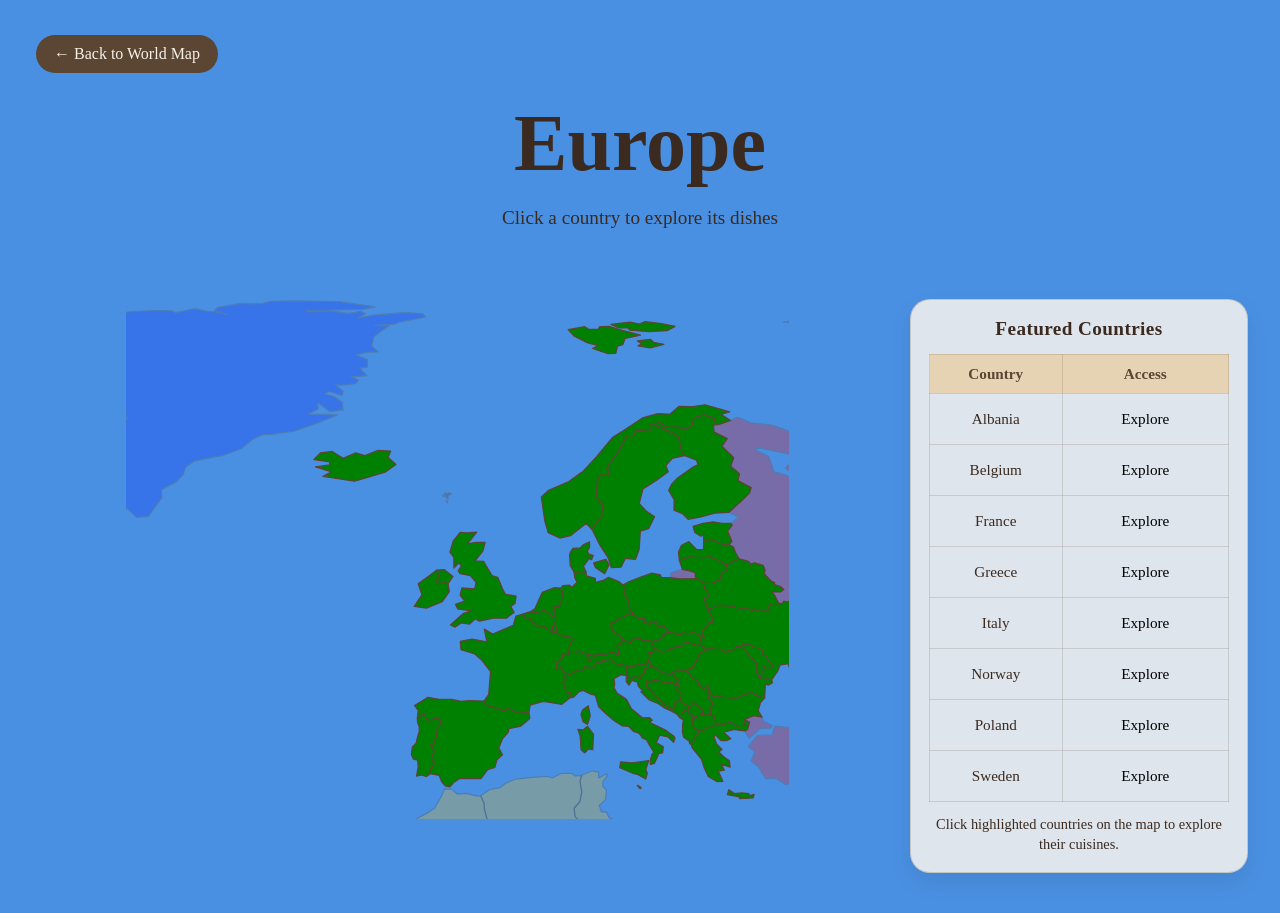
<file: europe.html>
<!DOCTYPE html>
<html lang="en">
<head>
  <meta charset="UTF-8">
  <meta name="viewport" content="width=device-width, initial-scale=1.0">
  <title>Europe</title>
  <link rel="stylesheet" href="styles.css">

  <style>
  .legend-table th {
	background-color: #e6d3b3;
	color: #5a4632;
	padding: 10px;
  }
  
  .legend-table .explore-link {
	color: #000;
	text-decoration: none;
	display: inline-block;
 	border-radius: 999px;
	background: transparent;
	padding: 6px 12px;
	transition: all 0.25s ease;
  }

  .legend-table .explore-link:visited {
	color: #000;
  }

 .legend-table .explore-link:hover {
	background-color: #004700;
	text-decoration: none;
	color: white !important;
	transform: translateY(-1px);
  }
 

  </style>


</head>
<body>

  <div class="hero europe-hero">
    <a href="index.html" class="back-button">← Back to World Map</a>
    <h1 style="font-family: Cinzel, serif; font-size: 80px">Europe</h1>
    <p>Click a country to explore its dishes</p>
  </div>

<div class="continent-content">  
 <div class="map-panel">
  <div class="europe-map-frame">
    <div class="europe-map-inner">

<?xml version="1.0"?>
<!--
*************Map created by Simplemaps.com********************		
*************Attribution is highly appreciated!***************
*************http://simplemaps.com****************************

The MIT License (MIT)

Copyright (c) 2020 Pareto Softare, LLC DBA Simplemaps.com

Permission is hereby granted, free of charge, to any person obtaining a copy
of this software and associated documentation files (the "Software"), to deal
in the Software without restriction, including without limitation the rights
to use, copy, modify, merge, publish, distribute, sublicense, and/or sell
copies of the Software, and to permit persons to whom the Software is
furnished to do so, subject to the following conditions:

The above copyright notice and this permission notice shall be included in
all copies or substantial portions of the Software.

THE SOFTWARE IS PROVIDED "AS IS", WITHOUT WARRANTY OF ANY KIND, EXPRESS OR
IMPLIED, INCLUDING BUT NOT LIMITED TO THE WARRANTIES OF MERCHANTABILITY,
FITNESS FOR A PARTICULAR PURPOSE AND NONINFRINGEMENT. IN NO EVENT SHALL THE
AUTHORS OR COPYRIGHT HOLDERS BE LIABLE FOR ANY CLAIM, DAMAGES OR OTHER
LIABILITY, WHETHER IN AN ACTION OF CONTRACT, TORT OR OTHERWISE, ARISING FROM,
OUT OF OR IN CONNECTION WITH THE SOFTWARE OR THE USE OR OTHER DEALINGS IN
THE SOFTWARE.

-->
<svg baseprofile="tiny" fill="#ececec" height="857" stroke="black" stroke-linecap="round" stroke-linejoin="round" stroke-width=".2" version="1.2" viewbox="0 0 2000 857" width="2000" xmlns="http://www.w3.org/2000/svg">
 <path d="M1383 261.6l1.5 1.8-2.9 0.8-2.4 1.1-5.9 0.8-5.3 1.3-2.4 2.8 1.9 2.7 1.4 3.2-2 2.7 0.8 2.5-0.9 2.3-5.2-0.2 3.1 4.2-3.1 1.7-1.4 3.8 1.1 3.9-1.8 1.8-2.1-0.6-4 0.9-0.2 1.7-4.1 0-2.3 3.7 0.8 5.4-6.6 2.7-3.9-0.6-0.9 1.4-3.4-0.8-5.3 1-9.6-3.3 3.9-5.8-1.1-4.1-4.3-1.1-1.2-4.1-2.7-5.1 1.6-3.5-2.5-1 0.5-4.7 0.6-8 5.9 2.5 3.9-0.9 0.4-2.9 4-0.9 2.6-2-0.2-5.1 4.2-1.3 0.3-2.2 2.9 1.7 1.6 0.2 3 0 4.3 1.4 1.8 0.7 3.4-2 2.1 1.2 0.9-2.9 3.2 0.1 0.6-0.9-0.2-2.6 1.7-2.2 3.3 1.4-0.1 2 1.7 0.3 0.9 5.4 2.7 2.1 1.5-1.4 2.2-0.6 2.5-2.9 3.8 0.5 5.4 0z" id="AF" name="Afghanistan">
 </path>
 <path class="Angola" d="M 1121.2 572 1121.8 574 1121.1 577.1 1122 580.1 1121.1 582.5 1121.5 584.7 1109.8 584.6 1109 605.1 1112.6 610.3 1116.2 614.3 1105.8 616.9 1092.3 616 1088.5 613 1065.8 613.2 1065 613.7 1061.7 610.8 1058.1 610.6 1054.7 611.7 1052 612.9 1051.5 608.9 1052.4 603.2 1054.4 597.3 1054.7 594.6 1056.6 588.8 1058 586.2 1061.3 582 1063.2 579.1 1063.8 574.4 1063.5 570.7 1061.9 568.4 1060.4 564.5 1059.1 560.7 1059.4 559.3 1061.1 556.8 1059.5 550.6 1058.3 546.3 1055.5 542.2 1056.1 541 1058.4 540.1 1060.1 540.2 1062.1 539.5 1078.8 539.6 1080.1 544.3 1081.7 548.2 1083 550.3 1085.1 553.6 1088.9 553.1 1090.7 552.2 1093.8 553.1 1094.7 551.5 1096.2 547.8 1099.7 547.5 1100 546.4 1102.9 546.4 1102.4 548.7 1109.2 548.6 1109.3 552.7 1110.4 555.1 1109.5 559 1109.9 563 1111.7 565.4 1111.3 573 1112.7 572.4 1115.1 572.6 1118.6 571.6 1121.2 572 Z">
 </path>
 <path class="Angola" d="M 1055.3 539 1053.8 534.2 1056.1 531.4 1057.8 530.3 1059.9 532.5 1057.9 533.9 1056.9 535.5 1056.7 538.3 1055.3 539 Z">
 </path>
 <path d="M1088 228l0.4 1.2 1.4-0.6 1.2 1.7 1.3 0.7 0.6 2.3-0.5 2.2 1 2.7 2.3 1.5 0.1 1.7-1.7 0.9-0.1 2.1-2.2 3.1-0.9-0.4-0.2-1.4-3.1-2.2-0.7-3 0.1-4.4 0.5-1.9-0.9-1-0.5-2.1 1.9-3.1z" id="AL" name="Albania">
 </path>
 <path d="M1296.2 336.7l1.3 5.1-2.8 0 0 4.2 1.1 0.9-2.4 1.3 0.2 2.6-1.3 2.6 0 2.6-1 1.4-16.9-3.2-2.7-6.6-0.3-1.4 0.9-0.4 0.4 1.8 4.2-1 4.6 0.2 3.4 0.2 3.3-4.4 3.7-4.1 3-4 1.3 2.2z" id="AE" name="United Arab Emirates">
 </path>
 <path class="Argentina" d="M 669.1 851.7 666.1 851.5 661.1 851.5 655.1 837.9 658.2 840.7 662.5 845.3 670.3 849 677.6 850.5 676.8 853.5 672.4 853.8 669.1 851.7 Z">
 </path>
 <path class="Argentina" d="M 638.6 644.7 649.9 655.1 654.5 656.1 661.8 660.9 667.7 663.4 668.8 666.2 664.6 676 670.4 677.7 676.7 678.7 680.9 677.7 685.2 672.7 685.5 667.1 688.1 665.8 691.3 669.6 691.7 674.7 687.5 678.2 684.2 680.8 678.9 687.1 672.9 695.8 672.4 701 672 707.6 673.2 714 672.3 715.4 672.7 719.5 673 722.9 680.8 728.4 681 732.8 684.9 735.6 685.2 738.7 681.9 746.9 674.9 750.4 664.7 751.7 658.7 751 660.8 754.9 660.9 759.6 662.7 762.8 660.2 765.1 655.1 766 649.5 763.6 648 765.3 650.5 771.6 654.5 773.5 656.8 771.5 659.3 774.8 655.1 776.8 652.2 780.8 653.4 787.1 653.3 790.5 648.5 790.5 645.5 793.7 645.6 798.5 652.1 803.1 657.3 804.3 657.5 810 652.9 813.5 652.3 820.8 648.8 823.2 647.9 826.1 652.1 832.6 656.7 836.1 654.6 835.8 649.7 834.8 637.6 834 634.1 830.4 632.2 825.8 629.1 826.2 626.5 823.9 623.4 817.4 626.1 814.6 626.2 810.7 624.4 807.5 625.1 802.1 624 793.8 622.2 790.1 624 788.9 622.6 786.5 619.8 785.3 620.6 782.6 617.5 780.2 613.8 772.9 615.5 771.6 612.2 763.8 611.4 757.3 611.2 751.6 613.7 749.3 610.4 743 608.8 737.2 611.8 733 610.4 727.6 612 721.4 610.6 715.5 609 714.3 604.1 703.2 606.2 696.6 604.5 690.4 605.4 684.5 608 678.5 611.3 674.5 609.3 672 610.1 669.9 608.5 659.2 614.1 656.1 615.3 649.4 614.4 647.8 618.4 642 625.9 643.6 629.6 648.2 631.2 643 637.6 643.3 638.6 644.7 Z">
 </path>
 <path d="M1230.8 253l-1.8 0.2-2.8-3.7-0.2-1-2.3 0-1.9-1.7-1 0.1-2.4-1.8-4.2-1.6-0.1-3.1-1.3-2.2 7-1 1.4 1.6 2.2 1.1-0.7 1.6 3.2 2.2-1.1 2.1 2.6 1.7 2.5 1 0.9 4.5z" id="AM" name="Armenia">
 </path>
 <path class="Australia" d="M 1743 763.6 1746.7 765.8 1750 764.9 1754.9 763.7 1757.7 764.1 1753.2 771.7 1749.9 773.8 1745.9 779 1745.3 777.2 1738.7 781.6 1737.9 781.3 1734.9 781.1 1735.4 775.7 1737.4 771.5 1738 765.9 1740 763 1743 763.6 Z">
 </path>
 <path class="Australia" d="M 1793.5 590.2 1794.7 595.2 1798.7 592.8 1800.1 595.5 1802.4 598 1801.3 600.9 1801.5 606.4 1801.7 609.6 1803 610.4 1803.4 615.9 1802.2 619.2 1803 623.5 1808.4 626.9 1811.6 629.9 1814.8 632.7 1813.7 634.3 1816 638.3 1816.5 645.3 1819.1 643.9 1820.6 646.6 1822.2 645.7 1821.5 652.5 1824.4 656.4 1826.3 658.8 1829.1 664 1829.1 669.2 1828.1 672.9 1826.3 676.8 1827 682.3 1824.5 688 1822.4 691 1818.6 696.7 1817.1 700.4 1814 705 1809 710.8 1803.5 714 1799.1 718.9 1795.8 722.1 1791.4 727.6 1787.7 730.8 1783.8 735.6 1780.7 740 1779.9 742.1 1775.6 744.3 1769.5 744.5 1763.2 747.2 1759.4 749.6 1754.6 752.4 1751.9 749.5 1749.3 748.4 1751.9 745.1 1748.4 746.3 1741.2 750.9 1737.6 749.2 1735.2 748.2 1732.4 747.7 1728.3 745.9 1727 741.9 1728.5 737.1 1728.9 733.8 1727.5 731.2 1722.8 730.5 1726 727.3 1726.9 722.6 1722.2 727 1716.9 728.2 1721.4 724.7 1723.9 721 1727.4 717.8 1729 713.1 1722.2 718.5 1717.9 720.7 1713.6 725.8 1710.6 723.2 1712.3 719.8 1710.9 715.1 1709.1 712.7 1710.7 711.2 1705.4 707.3 1701.6 707.2 1697.6 704 1687.7 704.6 1679.8 706.9 1672.9 709.1 1667.9 708.7 1660.9 712 1655.6 713.4 1653.3 716.8 1650.3 719.4 1645.6 719.6 1642 720.1 1637.8 719 1633.6 719.7 1629.8 720 1625.3 723.4 1623.8 723.1 1620.4 724.9 1617 726.9 1613.2 726.7 1609.7 726.7 1605.6 722.6 1603.2 721.4 1604.7 717.7 1607.6 716.8 1609.1 715.4 1609.7 713.1 1612 708.6 1612.7 704.8 1612 698.3 1612.2 694.6 1613.6 691 1612.7 686.8 1613 684.9 1611.3 682.3 1612 677.3 1610.1 672.2 1610 669.5 1611.8 672.3 1611.3 666.3 1613.6 668.2 1614.7 670.7 1615.3 667.4 1613.7 662.3 1613.6 660.3 1612.8 658.4 1614.1 654.7 1615.6 653.1 1616.9 649.9 1617 646.1 1620.1 641.5 1619.7 646.4 1622.8 642 1627.7 639.8 1630.9 637.1 1635.6 634.7 1638.2 634.2 1639.6 635 1644.4 632.6 1647.9 631.9 1649 630.5 1650.5 629.9 1653.6 630.1 1659.8 628.2 1663.3 625.3 1665.3 621.9 1669.2 618.7 1669.9 616.1 1670.6 612.6 1675.5 607.1 1676.9 612.7 1679.5 611.4 1678 608.4 1680.3 605.3 1682.5 606.7 1684 601.8 1687.5 598.6 1689.3 596.1 1692.2 595 1692.6 593.2 1694.9 593.9 1695.3 592.3 1697.9 591.4 1700.7 590.5 1704.4 593.5 1707 597.3 1710.5 597.3 1714 597.9 1713.3 594.4 1716.8 589.3 1719.5 587.6 1718.9 586 1721.8 582.3 1725.5 580 1728.2 580.8 1733.1 579.6 1733.4 576.3 1729.5 574.2 1732.6 573.3 1736.2 574.9 1738.9 577.5 1743.4 579.1 1745.1 578.5 1748.4 580.5 1751.9 578.6 1753.9 579.2 1755.4 577.9 1757.6 581.1 1755.6 584.6 1753.1 587.2 1751.2 587.4 1751.5 589.9 1749.3 593.1 1746.8 596.3 1747 598.1 1750.8 601.7 1754.8 603.7 1757.3 605.9 1760.6 609.7 1762.2 609.7 1764.8 611.4 1765.3 613.4 1770.2 615.5 1774.3 613.3 1776.1 609.9 1777.8 607 1779.1 603.5 1781.7 598.4 1781.5 595.3 1782.2 593.4 1782.1 589.8 1783.5 584.9 1784.8 583.6 1784.2 581.5 1786 578.1 1787.5 574.6 1787.9 572.7 1790.2 570.3 1791.5 573.5 1791.4 577.5 1792.7 578.3 1792.6 581 1794.2 584.2 1794.1 587.9 1793.5 590.2 Z">
 </path>
 <path d="M1070.6 190.8l-0.3 0.8 0.7 2.1-0.2 2.6-2.8 0 1.1 1.4-1.3 4-0.9 1.1-4.4 0.1-2.4 1.5-4.2-0.5-7.3-1.7-1.3-2.1-4.9 1.1-0.5 1.2-3.1-0.9-2.6-0.2-2.3-1.2 0.7-1.5-0.2-1.1 1.4-0.3 2.7 1.7 0.6-1.7 4.4 0.3 3.5-1.1 2.4 0.2 1.7 1.3 0.4-1.1-1-4.1 1.7-0.8 1.6-2.9 3.8 2.1 2.6-2.6 1.7-0.5 4 1.9 2.3-0.3 2.4 1.2z" id="AT" name="Austria">
 </path>
 <path class="Azerbaijan" d="M 1229 253.2 1225.2 252.3 1222 249.4 1220.8 246.9 1221.8 246.8 1223.7 248.5 1226 248.5 1226.2 249.5 1229 253.2 Z">
 </path>
 <path class="Azerbaijan" d="M 1235.3 236.2 1237.8 233.6 1241.3 236.9 1244.9 241.5 1247.4 241.8 1249.3 243.5 1245.1 244 1245.2 249 1244.8 251.2 1243.1 252.7 1243.9 255.8 1242.6 256.2 1238.7 252.8 1239.9 249.7 1238 247.8 1236.1 248.3 1230.8 253 1229.9 248.5 1227.4 247.5 1224.8 245.8 1225.9 243.7 1222.7 241.5 1223.4 239.9 1221.2 238.8 1219.8 237.2 1220.9 236.1 1225.1 238 1228 238.3 1228.6 237.6 1225.3 234.1 1226.5 233.3 1228 233.5 1232.3 237.3 1234.7 237.8 1235.3 236.2 Z">
 </path>
 <path d="M1154.9 530.4l-0.6 0.1 0-0.3-2-6.1-0.01-0.06-0.09-1.04-1.4-2.9 3.5 0.5 1.7-3.7 3.1 0.4 0.3 2.5 1.2 1.5 0 2.1-1.4 1.3-2.3 3.4-2 2.3z" id="BI" name="Burundi">
 </path>
 <path d="M1016.5 177.1l-0.4 4.2-1.3 0.2-0.4 3.5-4.4-2.9-2.5 0.5-3.5-2.9-2.4-2.5-2.2-0.1-0.8-2.2 3.9-1.2 3.6 0.5 4.5-1.3 3.1 2.7 2.8 1.5z" id="BE" name="Belgium">
 </path>
 <path d="M1006.7 427l-0.2 2.1 1.3 3.8-1.1 2.6 0.6 1.7-2.8 4-1.7 2-1.1 4 0.2 4.1-0.3 10.3-4.7 0.8-1.4-4.4 0.3-14.8-1.2-1.3-0.2-3.2-2-2.2-1.7-1.9 0.7-3.4 2-0.7 1.1-2.8 2.8-0.6 1.2-1.9 1.9-1.9 2 0 4.3 3.7z" id="BJ" name="Benin">
 </path>
 <path d="M988.5 406l-0.5 3.1 0.8 2.9 3.1 4.2 0.2 3.1 6.5 1.5-0.1 4.4-1.2 1.9-2.8 0.6-1.1 2.8-2 0.7-4.9-0.1-2.6-0.5-1.8 1-2.5-0.5-9.8 0.3-0.2 3.7 0.8 4.8-3.9-1.6-2.6 0.2-2 1.6-2.5-1.3-1-2.2-2.5-1.4-0.4-3.7 1.6-2.7-0.2-2.2 4.5-5.3 0.9-4.4 1.5-1.6 2.7 0.9 2.4-1.3 0.8-1.7 4.3-2.8 1.1-2 5.3-2.7 3.1-0.9 1.4 1.2 3.6 0z" id="BF" name="Burkina Faso">
 </path>
 <path d="M1500.6 360.3l0.6 4.6-2.1-1 1.1 5.2-2.1-3.3-0.8-3.3-1.5-3.1-2.8-3.7-5.2-0.3 0.9 2.7-1.2 3.5-2.6-1.3-0.6 1.2-1.7-0.7-2.2-0.6-1.6-5.3-2.6-4.8 0.3-3.9-3.7-1.7 0.9-2.3 3-2.4-4.6-3.4 1.2-4.4 4.9 2.8 2.7 0.3 1.2 4.5 5.4 0.9 5.1-0.1 3.4 1.1-1.6 5.4-2.4 0.4-1.2 3.6 3.6 3.4 0.3-4.2 1.5 0 4.4 10.2z" id="BD" name="Bangladesh">
 </path>
 <path d="M1132.6 221.6l-2.3 2.6-1.3 4.5 2.1 3.6-4.6-0.8-5 2 0.3 3.2-4.6 0.6-3.9-2.3-4 1.8-3.8-0.2-0.8-4.2-2.8-2.1 0.7-0.8-0.6-0.8 0.6-2 1.8-2-2.8-2.7-0.7-2.4 1.1-1.4 1.8 2.6 1.9-0.4 4 0.9 7.6 0.4 2.3-1.6 5.9-1.5 4 2.3 3.1 0.7z" id="BG" name="Bulgaria">
 </path>
 <path d="M1083 214.3l1.9-0.1-1.1 2.8 2.7 2.5-0.5 2.9-1.1 0.3-0.9 0.6-1.6 1.5-0.4 3.5-4.8-2.4-2.1-2.7-2.1-1.4-2.5-2.4-1.3-1.9-2.7-3 0.8-2.6 2 1.5 1-1.4 2.3-0.1 4.5 1.1 3.5-0.1 2.4 1.4z" id="BA" name="Bosnia and Herzegovina">
 </path>
 <path d="M1141.6 162.7l-3.9-0.2-0.8 0.6 1.5 2 2 4-4.1 0.3-1.3 1.4 0.3 3.1-2.1-0.6-4.3 0.3-1.5-1.5-1.7 1.1-1.9-0.9-3.9-0.1-5.7-1.5-4.9-0.5-3.8 0.2-2.4 1.6-2.3 0.3-0.5-2.8-1.9-2.8 2.8-1.3-0.4-2.4-1.7-2.3-0.6-2.7 4.7 0 4.8-2.3 0.5-3.4 3.6-2-1-2.7 2.7-1 4.6-2.3 5.3 1.5 0.9 1.5 2.4-0.7 4.8 1.4 1.1 2.9-0.7 1.6 3.8 4 2.1 1.1 0 1.1 3.4 1.1 1.7 1.6-1.6 1.3z" id="BY" name="Belarus">
 </path>
 <path d="M487.8 399.8l-1.7 0 1.3-7.2 0.7-5.1 0.1-1 0.7-0.3 0.9 0.8 2.5-3.9 1.1-0.1-0.1 1 1 0-0.3 1.8-1.3 2.7 0.4 1-0.9 2.3 0.3 0.6-1 3.3-1.3 1.7-1.1 0.2-1.3 2.2z" id="BZ" name="Belize">
 </path>
 <path d="M662.5 631.4l-0.3-2-5.4-3.3-5.2-0.1-9.6 1.9-2.1 5.6 0.2 3.5-1.5 7.7-1-1.4-6.4-0.3-1.6 5.2-3.7-4.6-7.5-1.6-4 5.8-3.9 0.9-3.1-8.9-3.7-7.2 1.1-6.2-3.2-2.7-1.2-4.6-3.2-4.4 2.9-6.9-2.9-5.4 1.1-2.2-1.2-2.4 1.9-3.2-0.3-5.4 0-4.6 1.1-2.1-5.5-10.4 4.2 0.6 2.9-0.2 1.1-1.9 4.8-2.6 2.9-2.4 7.3-1.1-0.4 4.8 0.9 2.5-0.3 4.3 6.5 5.7 6.4 1.1 2.3 2.4 3.9 1.3 2.5 1.8 3.5 0 3.4 1.9 0.5 3.7 1.2 1.9 0.3 2.7-1.7 0.1 2.8 7.5 10.7 0.3-0.5 3.7 0.8 2.5 3.2 1.8 1.7 4-0.6 5.1-1.3 2.8 0.8 3.6-1.6 1.4z" id="BO" name="Bolivia">
 </path>
 <path d="M665.8 489.6l3.1 0.6 0.6-1.4-1-1.2 0.6-1.9 2.3 0.6 2.7-0.7 3.2 1.4 2.5 1.3 1.7-1.7 1.3 0.2 0.8 1.8 2.7-0.4 2.2-2.5 1.8-4.7 3.4-5.9 2-0.3 1.3 3.6 3 11.2 3.1 1.1 0.1 4.4-4.3 5.3 1.7 1.9 10.1 1 0.2 6.5 4.3-4.2 7.1 2.3 9.5 3.9 2.8 3.7-0.9 3.6 6.6-2 11 3.4 8.5-0.2 8.4 5.3 7.4 7.2 4.4 1.8 4.8 0.3 2.1 2 2 8.2 1.1 3.9-2.1 10.6-2.7 4.2-7.7 8.9-3.4 7.3-4 5.5-1.4 0.2-1.3 4.7 0.9 12-1.1 9.9-0.3 4.2-1.6 2.6-0.5 8.6-5.2 8.3-0.5 6.7-4.3 2.7-1.1 3.9-6 0-8.5 2.4-3.7 2.9-6 1.9-6.1 5.1-4.1 6.4-0.3 4.8 1.3 3.5-0.3 6.5-0.8 3.1-3.4 3.6-4.5 11.3-4 5-3.2 3.1-1.5 6.1-2.9 3.6-2.1-3.6 1.8-3.1-3.8-4.3-4.8-3.6-6.3-4.1-1.9 0.2-6.3-5-3.4 0.7 6-8.7 5.3-6.3 3.3-2.6 4.2-3.5-0.4-5.1-3.2-3.8-2.6 1.3 0.7-3.7 0.3-3.8-0.3-3.6-2.1-1.1-2 1-2.1-0.3-0.8-2.4-1.1-5.9-1.2-1.9-3.9-1.8-2.2 1.3-5.9-1.3-0.4-8.7-2-3.5 1.6-1.4-0.8-3.6 1.3-2.8 0.6-5.1-1.7-4-3.2-1.8-0.8-2.5 0.5-3.7-10.7-0.3-2.8-7.5 1.7-0.1-0.3-2.7-1.2-1.9-0.5-3.7-3.4-1.9-3.5 0-2.5-1.8-3.9-1.3-2.3-2.4-6.4-1.1-6.5-5.7 0.3-4.3-0.9-2.5 0.4-4.8-7.3 1.1-2.9 2.4-4.8 2.6-1.1 1.9-2.9 0.2-4.2-0.6-3.2 1.1-2.6-0.7-0.1-9.7-4.4 3.7-5-0.1-2.3-3.5-3.8-0.3 1-2.8-3.3-3.9-2.6-5.8 1.5-1.1-0.2-2.8 3.4-1.8-0.7-3.5 1.4-2.2 0.3-3 6.3-4.4 4.6-1.2 0.8-1 5.1 0.3 2.2-17.6 0.1-2.8-0.9-3.6-2.6-2.4 0.1-4.7 3.2-1 1.1 0.7 0.2-2.5-3.3-0.7 0-4 11 0.2 1.9-2.3 1.6 2.1 1 3.8 1.1-0.8 3.1 3.4 4.4-0.4 1.1-2 4.2-1.5 2.4-1.1 0.7-2.7 4.1-1.8-0.3-1.4-4.8-0.5-0.7-4.1 0.3-4.3-2.5-1.6 1.1-0.6 4.1 0.8 4.5 1.6 1.7-1.5 4.1-1 6.4-2.4 2.1-2.5-0.7-1.8 3-0.2 1.2 1.4-0.8 2.9 2 0.9 1.2 3-1.6 2.3-1 5.4 1.4 3.3 0.3 3 3.5 3 2.8 0.3 0.6-1.3 1.8-0.3 2.6-1.1 1.8-1.7 3.2 0.6 1.3-0.3z" id="BR" name="Brazil">
 </path>
 <path d="M1633.1 472.8l2.2-2.4 4.6-3.6-0.1 3.2-0.1 4.1-2.7-0.2-1.1 2.2-2.8-3.3z" id="BN" name="Brunei Darussalam">
 </path>
 <path d="M1488.8 323.5l2.6 2.1 0.5 3.9-4.5 0.2-4.7-0.4-3.2 1-5.5-2.5-0.4-1.2 2.6-4.8 2.6-1.6 4.3 1.4 2.9 0.2 2.8 1.7z" id="BT" name="Bhutan">
 </path>
 <path d="M1127.6 615.7l1.9 5.1 1.1 1.2 1.6 3.7 6.1 7 2.3 0.7-0.1 2.3 1.5 4.1 4.3 1 3.4 2.9-8.1 4.7-5.2 4.8-2 4.3-1.8 2.4-3 0.5-1.2 3.1-0.6 2-3.6 1.4-4.5-0.3-2.5-1.8-2.3-0.7-2.8 1.4-1.5 3.1-2.7 1.9-2.8 2.9-4 0.7-1.1-2.3 0.6-3.9-3-6.1-1.4-1 0.6-18.7 5.5-0.2 0.8-22.9 4.2-0.2 8.7-2.3 2 2.7 3.7-2.5 1.7 0 3.2-1.5 1 0.5z" id="BW" name="Botswana">
 </path>
 <path d="M1121.3 446.5l3.9 2.5 3.1 2.6 0.1 2.1 3.9 3.3 2.4 2.8 1.4 3.8 4.3 2.6 0.9 2-1.8 0.7-3.7-0.1-4.2-0.7-2.1 0.5-0.9 1.6-1.8 0.2-2.2-1.4-6.3 3.2-2.6-0.6-0.8 0.5-1.6 3.9-4.3-1.3-4.1-0.6-3.6-2.4-4.7-2.2-3 2.1-2.2 3.2-0.5 4.5-3.6-0.3-3.9-1.1-3.3 3.4-3 6-0.6-1.9-0.3-2.9-2.6-2.1-2.1-3.3-0.5-2.3-2.7-3.4 0.5-1.9-0.6-2.7 0.4-5 1.4-1.1 2.8-6.5 4.6-0.5 1-1.7 1 0.2 1.4 1.4 7.1-2.4 2.4-2.5 2.9-2.3-0.6-2.2 1.6-0.6 5.5 0.4 5.2-3 4-7 2.8-2.6 3.6-1.1 0.7 2.7 3.3 4 0 2.7-0.8 2.6 0.4 2 1.9 1.9 0.5 0.3z" id="CF" name="Central African Republic">
 </path>
 <path class="Canada" d="M 665.9 203.6 669.3 204.5 674 204.3 670.7 206.9 668.7 207.3 663.2 204.6 662.6 202.5 665.1 200.6 665.9 203.6 Z">
 </path>
 <path class="Canada" d="M 680.3 187.6 677.9 187.7 672.1 185.8 668.6 182.8 670.5 182.3 676.4 183.9 680.6 186.5 680.3 187.6 Z">
 </path>
 <path class="Canada" d="M 372.4 191.3 369.3 192.2 363 189.4 363 187.2 360.1 185 360.4 183.2 356.1 182.1 356.7 178.7 358.2 177.3 362.3 178.6 364.7 179.6 368.8 180.2 369 182.4 369.4 185.3 372.6 187.9 372.4 191.3 Z">
 </path>
 <path class="Canada" d="M 711.5 177.8 706.5 183.2 710.4 181.1 713.3 182.5 710.9 184.6 714.7 186.3 717.5 184.8 721.8 186.7 719 191.3 722.8 190.2 722.5 193.5 723 197.4 719.4 203 717 203.2 714.1 202 716.6 196.9 715.4 196.1 708.1 201.5 705.1 201.3 709.5 198.3 705.1 196.8 699.6 197.2 690 197 689.8 195.2 693.6 192.9 691.9 191.3 697.3 187.5 705.5 177.6 709.7 174.1 714.7 172 716.8 172.2 715.3 173.9 711.5 177.8 Z">
 </path>
 <path class="Canada" d="M 351.5 156.4 353 157.2 358 156.7 350.8 163.6 351.1 168.6 349.2 168.6 348.5 165.8 349 162.9 348.2 161 349.5 158.3 351.5 156.4 Z">
 </path>
 <path class="Canada" d="M 634.9 108.9 631.3 111.9 629.6 111.4 629.5 109.7 629.9 109.3 632.7 107.6 634.4 107.7 634.9 108.9 Z">
 </path>
 <path class="Canada" d="M 625.2 105.7 618 108.9 615 108.7 615 107.2 620 104.5 626 104.6 625.2 105.7 Z">
 </path>
 <path class="Canada" d="M 622.1 88.9 621.2 91.4 623.9 90.5 625.4 92 628.9 94 632.7 95.7 631.3 98.4 634.8 98 636.7 99.9 631.7 101.7 625.8 100.3 625 97.7 618.7 100.8 610.5 103.7 611.2 100.4 604.9 100.9 610.6 98.1 614.2 93.6 619.3 88.5 622.1 88.9 Z">
 </path>
 <path class="Canada" d="M 667 80.6 662.1 80.9 662.8 78.2 666.6 75.1 670.9 74.4 673.2 75.9 671.7 78.2 670.8 79 667 80.6 Z">
 </path>
 <path class="Canada" d="M 592.5 69.9 588.4 71.8 584.2 70.2 580.3 70.7 576.9 68.3 581.9 66.6 586.8 64.3 589.8 65.8 591.4 66.8 591.8 67.8 592.5 69.9 Z">
 </path>
 <path class="Canada" d="M 645.5 212.5 643.3 208.9 646.2 200.4 644.6 198.6 640.9 199.6 639.8 198 634.3 202.7 631.1 207.6 628.3 210.5 625.8 211.5 624.1 211.8 623 213.3 613.7 213.3 605.9 213.4 603.2 214.5 596.4 218.9 596.4 218.8 595.5 218.4 593.5 219.3 591.6 220.6 589.8 219.5 585.1 220.3 581.2 221.2 579.3 222 577 224.1 578.8 224.8 580.5 224.4 580.8 224.4 580.5 226.3 575.7 227 572.9 227.8 571.2 228.8 568.6 228.2 567 228.5 564.1 230.3 559.5 232.3 556.8 231.9 558.8 229.7 562.5 226.2 566.6 224.1 567.7 222.3 568.6 219.3 572.4 215.8 573.3 211.8 574.4 215.7 578.2 216.6 580.6 214.5 579.2 209.7 578.3 207.7 574.3 206.5 570.5 205.8 566.6 205.8 563.2 205 562.8 203.6 561.4 204.5 560.2 204.3 562.1 202.2 560.3 201.4 562.2 199 561 197.2 562.7 195.4 557.5 194.5 557.4 190.9 556.6 190.1 553.3 189.9 549.2 188.7 547.7 189.5 545.9 191 542.6 192 539.5 194.5 534.1 192.8 529.7 193.6 525.8 191.7 521.2 190.7 517.9 190.3 516.9 189.3 517.8 185.9 516.1 185.9 514.8 188.3 504.6 188.3 487.6 188.3 470.8 188.3 455.9 188.3 441.1 188.3 426.4 188.3 411.3 188.3 406.5 188.3 391.8 188.3 377.7 188.3 377 188.3 371.6 182.2 370 179.5 363 176.9 364.3 171.4 367.9 167.7 363.8 165 366.9 160.1 364.8 155.7 367.3 152.5 372.4 149.6 375.6 145.8 371 142 372.4 135.1 373.5 130.9 371.9 128.2 371.1 125.8 371.7 122.7 365.2 124.6 357.6 127.9 357.3 124.1 356.8 121.5 354 119.9 349.8 119.7 385.4 87 410 66.6 416 67.9 419.3 70.5 423 71 429.3 68.8 436.3 67.1 441.6 67.7 450.5 65.4 458.7 64.1 458.9 66.3 463.4 65 467.3 62.5 469.4 63.1 470.8 67.9 480.3 64.2 476.4 68.3 482.4 67.4 485.6 65.9 490.2 66.2 494.1 68.4 501.6 70.4 506.3 71.3 510.7 71 513.6 73.8 505.1 76.5 511.5 77.6 523.4 77 527.8 76 529.2 79.3 536.3 76.6 534.2 74.2 538.7 72.4 543.9 72.1 547.8 71.6 549.9 72.9 551.4 75.8 556.4 75.4 561.7 77.9 568.9 77 574.9 77.1 577.3 73.7 581.8 72.8 586.7 74.6 582.4 79.8 588.6 75.4 591.8 75.6 598.2 70.1 596.6 66.8 593.7 64.6 599.2 58.7 607.4 54.9 611.9 55.8 613.9 58.1 614.3 64.1 608.5 66.7 615.2 67.8 610.8 73.3 619.7 69.1 621.9 72.6 617.6 76.6 618.9 80.3 626.2 76.4 632.7 71.6 637.4 65.7 642.9 66.1 648.3 66.9 651.9 69.6 650.2 72.3 645.1 75.2 646 78.1 643.6 80.8 632.7 84.7 626.2 85.6 623 83.9 619.7 86.7 612.3 91.4 609.3 93.9 601.6 97.7 595.1 98.1 590 100.5 587.1 104.3 581.4 105 572.7 109.7 563.3 116.2 558.3 120.8 553.4 127.7 559.4 128.7 557.9 134.2 557.1 138.8 564.4 137.6 571.4 140.2 574.7 142.5 576.4 145.3 581.3 147 584.9 149.5 592.5 149.9 597.3 150.5 593.7 155.7 592 161.8 592.1 168.7 596.5 174.6 601.2 172.6 606.8 166.2 609.1 156.6 607.4 153.4 616.4 150.5 623.9 146.3 628.7 142.1 630.4 138.1 630 133 626.8 128.5 635.7 122.3 636.7 117 640.6 108 644.4 106.6 651.1 108.2 655.3 108.8 659.8 107.2 662.9 109.2 666.5 112.6 666.7 114.8 674.4 115.3 671.8 120.2 669.5 127.6 673.3 128.6 674.9 132.1 683.1 128.8 690.6 122.2 694.8 119.5 695.9 124.8 698.5 132.3 700.5 139.5 697.1 143.3 701.9 146.7 704.8 150.1 711.7 151.7 714.1 153.6 714.1 158.8 717.5 159.6 718.6 161.9 716.6 168.8 712.3 171.1 708.1 173.3 699.3 175.5 691.4 180.5 682.8 181.6 672.7 180.2 665.4 180.2 660.1 180.6 654.4 185.1 647 187.9 636.9 196.1 629 201.9 633.7 200.9 644.6 192.6 656.9 187.4 664.5 186.8 667.8 189.9 661.7 194.1 661.1 200.8 661.2 205.6 666.8 208.7 675.4 207.8 682.6 200.7 681.6 205.3 684.1 207.6 676.7 211.7 664.3 215.5 658.5 218 651.3 222.6 647.6 222.1 649.1 216.8 659.5 211.5 651.4 211.7 645.5 212.5 Z">
 </path>
 <path class="Canada" d="M 539 48.7 534.3 51.1 544.8 49.6 547.4 52.2 554.7 49.5 556.5 51.2 554.3 56.3 558.6 54.2 561.4 48.9 565.7 48.1 568.7 48.9 570.9 51 568.2 56.1 565.8 59.8 570 62.4 575 65 572.4 67.3 565.3 67.8 566.1 69.8 562.9 71.8 556.2 71 550.5 69.5 545.4 69.8 535.9 71.7 524.6 72.5 516.7 73 517 70.4 512.9 69 508.6 69.6 508 65.3 511.3 64.7 518.6 63.8 524.1 64.1 530.3 63.1 523.8 61.9 514.7 62.3 509 62.2 509 60.3 520.7 58.1 514.4 58.2 509 56.8 516.8 52.9 522 50.8 536.2 47.7 539 48.7 Z">
 </path>
 <path class="Canada" d="M 578.5 47.2 571.5 50.6 569.2 47 571.3 46.2 576.8 46 578.5 47.2 Z">
 </path>
 <path class="Canada" d="M 687.1 48.8 686.4 50.2 682.3 50.1 678.2 50 673.3 50.7 672.4 50.3 670.3 47.6 672 45.8 674.2 45.4 682.6 46 687.1 48.8 Z">
 </path>
 <path class="Canada" d="M 647.3 48.5 647.6 51.7 654.8 47.6 666.5 45.5 668.8 50.8 665.6 54.2 674.6 52.7 679.9 50.6 686.7 53.2 690.4 55.7 689.3 58 697.5 56.8 699.4 60.2 707.8 62.3 710 64.4 710.9 69.5 701.8 72 709.5 75.6 715.4 76.8 718.7 81.8 725.2 82.2 721.9 86.1 711 92.6 707 90.2 703.2 84.8 697.3 85.5 695 88.8 697.7 92 702.2 94.6 703.2 96.1 703.1 101.8 699.5 105.9 694.8 104.3 686.2 99.8 689.8 104.7 692.6 108.2 692.3 110.2 681.4 107.9 673.8 104.5 670 101.8 672.4 100.1 667.6 97.2 662.9 94.5 662 96.1 648.9 97 646.5 95.1 651.9 90.9 660 90.8 669.3 90.1 669.1 88.1 672.2 85.3 681 79.9 681.4 77.4 680.9 75.6 676.2 72.9 669.1 71.1 672.6 69.7 670.6 66.3 667.2 66 665.3 64.2 662 65.8 654.1 66.5 640.1 65.3 632.7 63.7 626.8 62.9 624.9 61 631.2 58.6 625.5 58.6 628.8 53.3 635.9 48.7 641.9 46.6 653.1 45.2 647.3 48.5 Z">
 </path>
 <path class="Canada" d="M 596.9 45 600.5 46.1 608.1 45.4 607.6 46.9 601.5 49.4 605.3 51.6 600.1 56.3 591.7 58.3 588.3 57.9 587.4 55.9 581.5 51.9 583.2 50.2 590.6 50.8 589.7 47.5 596.9 45 Z">
 </path>
 <path class="Canada" d="M 619.5 50.5 611.7 54.4 607.3 54.2 609.1 49.6 611.7 47.1 615.9 44.9 621.1 43.5 629 43.7 635.2 44.9 625.1 49.5 619.5 50.5 Z">
 </path>
 <path class="Canada" d="M 503.7 57.7 490.2 60.3 490.8 58 484.8 55.2 489.2 53 496.7 49.2 504.3 45.8 504.7 42.7 518.7 41.9 522.9 43 532.4 43.3 534.3 44.7 535.9 46.9 529.4 48.2 515.5 51.8 506.3 55.5 503.7 57.7 Z">
 </path>
 <path class="Canada" d="M 628.9 39.3 624.8 41.2 619.6 40.8 616.4 39.5 620.9 37.3 627.8 35.9 629.2 37.7 628.9 39.3 Z">
 </path>
 <path class="Canada" d="M 620.1 30.6 620.3 32.9 617.5 35.4 611.7 39.2 604.8 39.7 601.6 38.9 605 36 598.4 36.3 602.7 32.5 606.5 32.7 614.2 31 619.1 31.3 620.1 30.6 Z">
 </path>
 <path class="Canada" d="M 580.7 33.2 580 34.9 584.4 34.1 588 34.3 585.7 36.8 580.6 39.1 566.7 39.9 554.4 42.1 548.4 42.2 549.9 40.6 560.6 38.3 542.7 38.9 538.5 38 550.2 33.2 555.6 31.8 563.9 33.5 566.8 36.4 572.9 36.8 573.6 32.1 579.4 30.3 582.5 30.8 580.7 33.2 Z">
 </path>
 <path class="Canada" d="M 636.4 28.8 638.7 30.4 646.1 30.4 647.5 32 644.7 33.8 647.8 34.9 649 36.1 653.9 36.3 659 36.7 666.1 35.7 674.2 35.2 680 35.6 682.3 37.5 681.3 39.5 677.7 40.9 671 42 666.7 41.3 654.9 42.1 646.9 42.2 641.3 41.6 632.7 40 634.3 37.2 636.4 34.8 635 32.6 628 32 625.4 30.5 629.2 28.5 636.4 28.8 Z">
 </path>
 <path class="Canada" d="M 560.7 26.2 554.9 29.9 549.6 31.6 545.8 31.8 535.9 33.9 528.8 34.7 525.2 33.6 536.9 29.9 549.1 26.8 554.6 26.9 560.7 26.2 Z">
 </path>
 <path class="Canada" d="M 641.9 26.8 640.1 26.9 633.5 26.6 634.2 25.3 641.4 25.4 643 26.2 641.9 26.8 Z">
 </path>
 <path class="Canada" d="M 583.1 25.9 574.3 27.3 571 25.8 576.1 24.3 582.1 23.8 586.2 24.5 583.1 25.9 Z">
 </path>
 <path class="Canada" d="M 590.9 21.7 585.2 22.6 579.2 22.6 580.2 21.9 585.9 20.6 587.6 20.8 590.9 21.7 Z">
 </path>
 <path class="Canada" d="M 637.7 24.2 631.1 25.2 629.5 24.1 630.1 22.4 632.3 20.5 636.7 20.7 638.4 21 640.7 22.6 637.7 24.2 Z">
 </path>
 <path class="Canada" d="M 623.9 23 622.8 24.9 617.5 24.4 613.5 22.9 605.7 22.7 611 21.4 608.2 20.3 610.4 18.5 616.5 19.1 624 20.8 623.9 23 Z">
 </path>
 <path class="Canada" d="M 678 16.9 680.7 18.4 674.2 19.7 663.6 23.2 656.8 23.5 650 22.9 648.4 21 650.5 19.4 654.8 18.2 648.2 18.2 646.2 16.7 646.6 14.8 651.5 12.9 655.6 11.6 659.6 11.3 659.3 10.3 667.6 10.1 669.2 12.3 673.9 13.2 678.7 14.1 678 16.9 Z">
 </path>
 <path class="Canada" d="M 757.2 2.9 765.9 3.2 772.6 3.7 777.8 4.7 776.7 5.7 766.9 7.4 757.9 8.2 753.9 9.1 761.4 9.1 750.9 11.6 744.1 12.8 734.8 16.3 726.7 17 723.6 18 712.3 18.4 716.7 19 713.4 19.8 714.1 22.1 709.1 23.7 702.2 25 698.7 26.8 692.1 28.3 691.6 29.4 698.1 29.2 697 30.4 684.3 33.3 675.8 31.9 664.1 32.7 659.1 32.1 652.3 31.8 654.4 29.5 662.4 28.4 664.4 25 667 24.7 674.5 26.7 672.8 23.7 667.9 22.8 672.9 21 680.5 19.9 683.3 18.3 680.3 16.6 681.4 14.4 690.8 14.5 693 15 700.3 13.4 693 12.9 680.4 13.2 676 11.8 675.2 10.1 672.7 8.9 673.8 7.6 679.8 6.8 684 6.7 691.4 6.1 698.2 4.6 702.1 4.8 704.5 5.9 709.5 3.9 714.7 3.3 721.2 2.9 731.6 2.7 732.9 3.1 743.2 2.5 750.2 2.7 757.2 2.9 Z">
 </path>
 <path d="M1034.4 197.5l0.2 1.1-0.7 1.5 2.3 1.2 2.6 0.2-0.3 2.5-2.1 1.1-3.8-0.8-1 2.5-2.4 0.2-0.9-1-2.7 2.2-2.5 0.3-2.2-1.4-1.8-2.7-2.4 1 0-2.9 3.6-3.5-0.2-1.6 2.3 0.6 1.3-1.1 4.2 0 1-1.3 5.5 1.9z" id="CH" name="Switzerland">
 </path>
 <path class="China" d="M 1602.2 381.9 1597.9 385 1593 383 1592 377.5 1594.2 374.6 1600 372.8 1603.3 372.9 1604.9 375.4 1602.9 378.2 1602.2 381.9 Z">
 </path>
 <path class="China" d="M 1625.6 185.5 1634.6 190 1640.6 195.8 1648.2 195.8 1650.8 193.4 1657.7 191.5 1659 197.2 1658.7 199.5 1661.5 206.3 1662.1 212.5 1655.2 211.4 1652.3 213.6 1657 219 1660.9 226.5 1658.4 226.6 1660.3 229.9 1654.8 226.1 1654.8 229.7 1648.4 232.4 1651.2 235.8 1646.6 235.5 1643 233.5 1641.9 238.1 1638 241.5 1635.9 245.6 1629.6 247.4 1627.2 250.4 1622.4 252.2 1623.7 249.2 1621.4 246.7 1623.4 242.4 1618.9 239.1 1615.5 241.3 1611.9 245.8 1610.6 249.9 1605.6 250.2 1604.3 253.2 1609.1 257.5 1613.9 258.6 1615.3 261.4 1620.4 263.3 1624.2 258.7 1630.1 261.2 1633.6 261.4 1635.9 264.7 1629.2 266.5 1628.2 270 1624.4 273.2 1623.5 277.7 1630.6 281.2 1635.2 287.5 1640.7 293.4 1646.2 298.3 1647.8 303.1 1645 304.9 1647.4 308.3 1651.3 310.3 1652.1 315.5 1652.2 320.6 1649.4 321.2 1647.3 328.1 1645 336.6 1641.6 344.2 1635.2 350.1 1628.6 355.6 1622.5 356.3 1619.6 359.1 1617.3 357.1 1614.8 360.2 1607.6 363.5 1601.8 364.4 1601.1 371.2 1598 371.6 1595.8 366.9 1596.7 364.5 1588.9 362.4 1586.5 363.5 1580.6 361.8 1577.5 359.2 1577.8 355.5 1572.5 354.3 1569.4 351.9 1565.3 355.3 1560 356.1 1555.6 356 1552.9 357.6 1550.2 358.5 1552.2 365.9 1549.2 365.7 1548.4 364.2 1547.9 361.5 1544.1 363.4 1541.5 362.2 1537 359.8 1537.8 354.5 1534.1 353.2 1531.7 347.3 1526.1 348.4 1525.4 340.8 1529.6 335.4 1528.7 330.1 1527.4 325.2 1524.7 323.7 1522 319.9 1518.9 320.4 1512.8 319.4 1514 316.7 1510.4 312.7 1507.2 315.4 1502.3 313.9 1496.9 317.9 1493 322.7 1488.8 323.5 1486 321.8 1483.1 321.6 1478.8 320.2 1476.2 321.8 1473.6 326.6 1472.1 321.5 1469 322.9 1462.5 322.2 1456 320.8 1451 317.9 1446.5 316.7 1444 313.6 1440.7 312.7 1434.3 308.5 1429.5 306.5 1427.6 308 1419 303.5 1412.8 299.5 1409.6 292.4 1413.7 293.3 1413.1 290 1410.1 286.7 1409.3 281.5 1401.6 273.9 1392.1 271.4 1389.2 266.4 1384.5 263.4 1383 261.6 1381.2 258 1380.7 255.5 1377 254 1375.5 254.7 1372.4 248.7 1373.5 247.3 1372.3 245.8 1376.4 242.8 1379.6 241.5 1385.4 242.4 1386 238.3 1392.4 237.6 1393.4 235 1400.3 231.6 1400.5 230.2 1398.8 226.5 1401.7 224.9 1392.9 213.9 1402 211.4 1404 210 1403 198.7 1413.8 200.8 1415.4 197.9 1412.9 191.7 1416.7 191.1 1418.6 186.9 1420.3 186.4 1423.6 190.8 1429.3 194.1 1437.5 196.4 1443.3 201.5 1444.7 208.8 1447.7 211.6 1454.2 212.7 1461.4 213.5 1469.4 217.5 1472.8 218.2 1477.8 224 1482.5 227.8 1488.1 227.6 1499.4 229.1 1505.8 228.2 1511.4 229.1 1520.8 233 1527 233 1530.3 234.9 1534.7 231.5 1541.9 229.3 1549.5 229.1 1554.4 226.9 1556.4 223.5 1558.8 221.3 1556.9 219.2 1554 216.8 1554.5 212.7 1557.7 213.3 1563.6 214.6 1566.8 211.2 1573.2 208.8 1574.5 204.6 1577 202.8 1583.8 202 1588.2 202.7 1587.4 200.5 1580.2 196.1 1575 194.1 1572.5 196.4 1567 195.4 1564.7 196.2 1561.9 193.7 1561.6 187.4 1561 182.7 1568.4 185.1 1572.8 181.2 1570.9 178.4 1570.7 171.9 1572 169.9 1569.5 166.5 1565.8 165.1 1567.5 162 1572.6 160.9 1578.8 160.7 1587.4 162.6 1593.4 164.8 1601.1 171 1604.9 173.7 1609.4 177.5 1615.6 183.5 1625.6 185.5 Z">
 </path>
 <path d="M955.9 435.2l2.5 1.4 1 2.2 2.5 1.3 2-1.6 2.6-0.2 3.9 1.6 1.5 9.2-2.4 5.3-1.5 7.3 2.4 5.5-0.2 2.6-2.6 0-3.9-1.2-3.7 0-6.7 1.2-3.9 1.8-5.6 2.4-1.1-0.2 0.4-5.3 0.6-0.8-0.2-2.5-2.4-2.7-1.8-0.4-1.6-1.8 1.2-2.9-0.5-3.1 0.2-1.8 0.9 0 0.4-2.8-0.4-1.3 0.5-0.9 2.1-0.7-1.4-5.2-1.3-2.6 0.5-2.2 1.1-0.5 0.8-0.6 1.5 1 4.4 0 1-1.8 1 0.1 1.6-0.7 0.9 2.7 1.3-0.8 2.4-1z" id="CI" name="Côte d'Ivoire">
 </path>
 <path d="M1072.8 454.2l-2.8 6.5-1.4 1.1-0.4 5 0.6 2.7-0.5 1.9 2.7 3.4 0.5 2.3 2.1 3.3 2.6 2.1 0.3 2.9 0.6 1.9-0.4 3.4-4.5-1.5-4.6-1.7-7.1-0.2-0.7-0.4-3.4 0.8-3.4-0.8-2.7 0.4-9.3-0.1 0.9-5.1-2.3-4.3-2.6-1-1.1-2.9-1.5-0.9 0.1-1.8 1.4-4.6 2.7-6.2 1.6 0 3.4-3.8 2.1-0.1 3.2 2.7 3.9-2.2 0.5-2.7 1.3-2.6 0.8-3.2 3-2.6 1.1-4.5 1.2-1.5 0.8-3.3 1.4-4.1 4.7-5 0.3-2.1 0.6-1.2-2.3-2.5 0.2-2.1 1.5-0.3 2.3 4.1 0.5 4.2-0.2 4.3 3.2 5.8-3.2 0-1.6 0.4-2.6-0.6-1.2 3 3.4 3.8 2.5 1.1 0.8 2.6 1.8 4.4-0.8 1.8z" id="CM" name="Cameroon">
 </path>
 <path d="M1141.3 468.2l3.5 5.3 2.6 0.8 1.5-1.1 2.6 0.4 3.1-1.3 1.4 2.7 5.1 4.3-0.3 7.5 2.3 0.9-1.9 2.2-2.1 1.8-2.2 3.3-1.2 3-0.3 5.1-1.3 2.5-0.1 4.8-1.6 1.8-0.2 3.8-0.8 0.5-0.6 3.6 1.4 2.9 0.1 1-1.2 10.3 1.5 3.6-1 2.7 1.8 4.6 3.4 3.5 0.7 3.5 1.6 1.7-0.3 1.1-0.9-0.3-7.7 1.1-1.5 0.8-1.7 4.1 1.2 2.8-1.1 7.6-0.9 6.4 1.5 1.2 3.9 2.5 1.6-1.2 0.2 6.9-4.3 0-2.2-3.5-2-2.8-4.3-0.9-1.2-3.3-3.5 2-4.4-0.9-1.9-2.9-3.5-0.6-2.7 0.1-0.3-2-1.9-0.1-2.6-0.4-3.5 1-2.4-0.2-1.4 0.6 0.4-7.6-1.8-2.4-0.4-4 0.9-3.9-1.1-2.4-0.1-4.1-6.8 0.1 0.5-2.3-2.9 0-0.3 1.1-3.5 0.3-1.5 3.7-0.9 1.6-3.1-0.9-1.8 0.9-3.8 0.5-2.1-3.3-1.3-2.1-1.6-3.9-1.3-4.7-16.7-0.1-2 0.7-1.7-0.1-2.3 0.9-0.8-2 1.4-0.7 0.2-2.8 1-1.6 2-1.4 1.5 0.7 2-2.5 3.1 0.1 0.3 1.8 2.1 1.1 3.4-4 3.3-3.1 1.4-2.1-0.1-5.3 2.5-6.2 2.6-3.3 3.7-3.1 0.7-2 0.1-2.4 0.9-2.2-0.3-3.7 0.7-5.7 1.1-4 1.7-3.4 0.3-3.9 0.5-4.5 2.2-3.2 3-2.1 4.7 2.2 3.6 2.4 4.1 0.6 4.3 1.3 1.6-3.9 0.8-0.5 2.6 0.6 6.3-3.2 2.2 1.4 1.8-0.2 0.9-1.6 2.1-0.5 4.2 0.7 3.7 0.1 1.8-0.7z" id="CD" name="Democratic Republic of the Congo">
 </path>
 <path d="M1090.9 479.3l-0.3 3.9-1.7 3.4-1.1 4-0.7 5.7 0.3 3.7-0.9 2.2-0.1 2.4-0.7 2-3.7 3.1-2.6 3.3-2.5 6.2 0.1 5.3-1.4 2.1-3.3 3.1-3.4 4-2.1-1.1-0.3-1.8-3.1-0.1-2 2.5-1.5-0.7-2.1-2.2-1.7 1.1-2.3 2.8-4.6-6.8 4.3-3.6-2.1-4.2 2-1.6 3.8-0.8 0.4-2.9 3.1 3.1 5 0.3 1.7-3 0.7-4.3-0.6-5-2.7-3.8 2.5-7.5-1.4-1.2-4.2 0.5-1.6-3.3 0.4-2.8 7.1 0.2 4.6 1.7 4.5 1.5 0.4-3.4 3-6 3.3-3.4 3.9 1.1 3.6 0.3z" id="CG" name="Republic of Congo">
 </path>
 <path d="M584.4 426.2l-3.7 1.1-1.6 3.2-2.3 1.8-1.8 2.4-0.9 4.6-1.8 3.8 2.9 0.4 0.6 2.9 1.2 1.5 0.3 2.5-0.7 2.4 0.1 1.4 1.4 0.5 1.2 2.2 7.3-0.6 3.3 0.8 3.8 5.6 2.3-0.7 4.1 0.3 3.2-0.7 2 1.1-1.2 3.4-1.3 2.2-0.6 4.6 1.1 4.3 1.5 1.9 0.2 1.4-2.9 3.2 2 1.4 1.5 2.3 1.6 6.4-1.1 0.8-1-3.8-1.6-2.1-1.9 2.3-11-0.2 0 4 3.3 0.7-0.2 2.5-1.1-0.7-3.2 1-0.1 4.7 2.6 2.4 0.9 3.6-0.1 2.8-2.2 17.6-2.9-3.4-1.7-0.1 3.5-6.6-4.4-3-3.4 0.6-2.1-1.1-3.1 1.7-4.2-0.9-3.5-6.7-2.6-1.6-1.8-3.1-3.8-3-1.5 0.6-2.4-1.5-2.8-2.1-1.6 1-4.8-0.9-1.4-2.8-1.1 0.1-5.6-3.6-0.7-2 2.1-0.5-0.2-3.2 1.4-2.4 2.8-0.4 2.5-4 2.2-3.4-2-1.5 1.2-3.7-1.1-5.9 1.3-1.7-0.7-5.4-2.2-3.5 0.9-3.1 1.8 0.5 1.1-1.9-1.1-3.8 0.7-0.9 2.9 0.2 4.5-4.5 2.4-0.7 0.1-2.1 1.4-5.5 3.4-2.9 3.5-0.2 0.6-1.3 4.4 0.5 4.6-3.2 2.3-1.4 2.9-3.1 2 0.4 1.3 1.7-1.2 2.1z" id="CO" name="Colombia">
 </path>
 <path d="M514.6 431.6l1.2 3.5 2 2.6 2.5 2.7-2.2 0.6-0.1 2.6 1.1 0.9-0.9 0.8 0.2 1.1-0.6 1.3-0.3 1.3-3-1.4-1.1-1.4 0.7-1.1-0.1-1.4-1.5-1.5-2.2-1.3-1.8-0.8-0.3-1.9-1.4-1.1 0.2 1.8-1.2 1.6-1.2-1.8-1.7-0.7-0.7-1.2 0.1-2 0.9-2-1.5-0.9 1.4-1.3 0.9-0.8 3.6 1.7 1.3-0.8 1.8 0.5 0.8 1.3 1.7 0.5 1.4-1.4z" id="CR" name="Costa Rica">
 </path>
 <path d="M544.8 355.7l1.9 2.3 5.2-0.7 1.8 1.5 4.2 4 3.2 2.9 1.8-0.1 3.2 1.3-0.6 1.8 4 0.3 3.9 2.6-0.8 1.5-3.8 0.8-3.8 0.3-3.7-0.5-8.1 0.6 4.2-3.5-2.1-1.7-3.6-0.4-1.7-1.9-0.8-3.6-3.2 0.2-5-1.7-1.5-1.4-7.1-1-1.8-1.2 2.3-1.6-5.4-0.3-4.4 3.3-2.3 0.1-1 1.6-2.8 0.7-2.3-0.7 3.2-1.9 1.5-2.4 2.7-1.4 3-1.2 4.3-0.6 1.4-0.8 4.7 0.5 4.4 0.1 4.9 2.2z" id="CU" name="Cuba">
 </path>
 <path d="M1059.7 175.2l2.5 2 3.7 0.5-0.2 1.7 2.8 1.3 0.6-1.6 3.4 0.7 0.7 2 3.7 0.3 2.6 3.1-1.5 0-0.7 1.1-1.1 0.3-0.2 1.4-0.9 0.3-0.1 0.6-1.6 0.6-2.2-0.1-0.6 1.4-2.4-1.2-2.3 0.3-4-1.9-1.7 0.5-2.6 2.6-3.8-2.1-3-2.6-2.6-1.5-0.7-2.7-1-1.8 3.4-1.3 1.7-1.6 3.5-1.2 1.1-1.2 1.3 0.7 2.2-0.6z" id="CZ" name="Czech Republic">
 </path>
 <path d="M1053.9 158.9l1.4 3.1-1.2 1.7 1.9 2.1 1.5 3.3-0.2 2.2 2.4 3.9-2.2 0.6-1.3-0.7-1.1 1.2-3.5 1.2-1.7 1.6-3.4 1.3 1 1.8 0.7 2.7 2.6 1.5 3 2.6-1.6 2.9-1.7 0.8 1 4.1-0.4 1.1-1.7-1.3-2.4-0.2-3.5 1.1-4.4-0.3-0.6 1.7-2.7-1.7-1.4 0.3-5.5-1.9-1 1.3-4.2 0 0.4-4.5 2.4-4.2-7.2-1.2-2.4-1.6 0.2-2.7-1-1.4 0.4-4.2-1.1-6.5 2.9 0 1.2-2.3 0.9-5.6-0.9-2.1 0.8-1.3 4-0.3 1 1.3 3.1-3-1.3-2.3-0.4-3.4 3.7 0.8 2.9-0.9 0.3 2.3 4.9 1.4 0.1 2.2 4.7-1.2 2.6-1.6 5.6 2.4 2.4 1.9z" id="DE" name="Germany">
 </path>
 <path d="M1229.5 428.2l-1.9 3.5-1.3-1.2-1.3 0.5-3.2-0.1-0.2-2-0.5-1.8 1.8-3 1.9-2.8 2.4 0.6 1.7-1.6 1.4 2-0.1 2.6-3.1 1.6 2.4 1.7z" id="DJ" name="Djibouti">
 </path>
 <path class="Denmark" d="M 1046.1 147.7 1043.7 152.6 1038.5 149.1 1037.6 146.6 1044.4 144.6 1046.1 147.7 Z">
 </path>
 <path class="Denmark" d="M 1033.3 151.5 1030.4 152.4 1026.7 151.6 1024.6 148.2 1024.2 142.1 1024.8 140.4 1026.1 138.6 1030.1 138.3 1031.7 136.6 1035.3 134.9 1035.3 138 1034.1 140 1034.8 141.6 1037.4 142.5 1036.4 144.8 1035 144.2 1031.9 148.5 1033.3 151.5 Z">
 </path>
 <path d="M585.7 386l0.3-1.8-1.3-1.9 1.5-1.1 0.7-2.5-0.1-3.4 0.8-1.1 4.3 0 3.2 1.6 1.5-0.1 0.7 2.3 3.1-0.2-0.4 1.9 2.5 0.3 2.5 2.3-2.3 2.6-2.6-1.4-2.6 0.3-1.8-0.3-1.1 1.2-2.2 0.4-0.7-1.6-1.9 0.9-2.7 4.4-1.3-1-0.1-1.8z" id="DO" name="Dominican Republic">
 </path>
 <path d="M1031 264.6l-1 3.3 1 6.1-1.1 5.3-3.2 3.6 0.6 4.8 4.5 3.9 0.1 1.5 3.4 2.6 2.6 11.5 1.9 5.7 0.4 3-0.8 5.2 0.4 3-0.6 3.5 0.6 4-2.2 2.7 3.4 4.7 0.2 2.7 2.1 3.6 2.5-1.2 4.5 3 2.5 4-18.8 12.3-16 12.6-7.8 2.8-6.2 0.7-0.1-4.1-2.6-1.1-3.5-1.8-1.3-3-18.7-14-18.6-14-20.5-15.6 0.1-1.2 0.1-0.4 0.1-7.6 8.9-4.8 5.4-1 4.5-1.7 2.1-3.2 6.4-2.5 0.3-4.8 3.1-0.6 2.5-2.3 7.1-1.1 1-2.5-1.4-1.4-1.9-6.8-0.3-3.9-1.9-4.1 5.1-3.5 5.8-1.1 3.3-2.6 5.1-2 9-1.1 8.8-0.5 2.7 0.9 4.9-2.5 5.7-0.1 2.2 1.5 3.6-0.4z" id="DZ" name="Algeria">
 </path>
 <path d="M559 502.8l0.8 4.9-1.7 4.1-6.1 6.8-6.7 2.5-3.4 5.6-0.9 4.3-3.1 2.7-2.5-3.3-2.3-0.7-2.3 0.5-0.3-2.3 1.6-1.5-0.7-2.7 2.9-4.8-1.3-2.8-2.1 3-3.5-2.9 1.1-1.8-1-5.8 2-1 1-4 2.1-4.1-0.3-2.6 3.1-1.4 3.9-2.5 5.6 3.6 1.1-0.1 1.4 2.8 4.8 0.9 1.6-1 2.8 2.1 2.4 1.5z" id="EC" name="Ecuador">
 </path>
 <path d="M1172.1 301.4l3.9 9.4 0.7 1.6-1.3 2.6-0.7 4.8-1.2 3.4-1.2 1.1-2-2.1-2.7-2.8-4.7-9.2-0.5 0.6 2.8 6.7 3.9 6.5 4.9 10 2.3 3.5 2 3.6 5.4 7.1-1 1.1 0.4 4.2 6.8 5.8 1.1 1.3-22.1 0-21.5 0-22.3 0-1-23.7-1.3-22.8-2-5.2 1.1-3.9-1-2.8 1.7-3.1 7.2-0.1 5.4 1.7 5.5 1.9 2.6 1 4-2 2.1-1.8 4.7-0.6 3.9 0.8 1.8 3.2 1.1-2.1 4.4 1.5 4.3 0.4 2.5-1.6z" id="EG" name="Egypt">
 </path>
 <path d="M1228.9 420.3l-1.7 1.6-2.4-0.6-2-2.1-2.5-3.7-2.6-2.1-1.5-2.2-5-2.6-3.9-0.1-1.4-1.3-3.2 1.5-3.6-2.9-1.5 4.8-6.6-1.4-0.7-2.5 2-9.5 0.3-4.2 1.7-2 4-1.1 2.7-3.6 3.6 7.4 1.9 5.9 3.2 3.1 8 6.1 3.3 3.6 3.2 3.8 1.8 2.2 2.9 1.9z" id="ER" name="Eritrea">
 </path>
 <path d="M1113.7 124.6l0.9 1-2.6 3.4 2.4 5.6-1.6 1.9-3.8-0.1-4.4-2.2-2.1-0.7-3.8 1-0.1-3.5-1.5 0.8-3.3-2.1-1-3.4 5.5-1.7 5.6-0.8 5.1 0.9 4.7-0.1z" id="EE" name="Estonia">
 </path>
 <path d="M1207.3 408.5l3.9 0.1 5 2.6 1.5 2.2 2.6 2.1 2.5 3.7 2 2.1-1.9 2.8-1.8 3 0.5 1.8 0.2 2 3.2 0.1 1.3-0.5 1.3 1.2-1.2 2.2 2.2 3.6 2.2 3.1 2.2 2.3 18.7 7.6 4.8-0.1-15.6 19.3-7.3 0.3-5 4.5-3.6 0.1-1.5 2.1-3.9 0-2.3-2.2-5.2 2.7-1.6 2.7-3.8-0.6-1.3-0.7-1.3 0.2-1.8-0.1-7.2-5.4-4 0-1.9-2.1-0.1-3.6-2.9-1.1-3.5-7-2.6-1.5-1-2.6-3-3.1-3.5-0.5 1.9-3.6 3-0.2 0.8-1.9-0.2-5 0-0.8 1.5-6.7 2.6-1.8 0.5-2.6 2.3-5 3.3-3.1 2-6.4 0.7-5.5 6.6 1.4 1.5-4.8 3.6 2.9 3.2-1.5 1.4 1.3z" id="ET" name="Ethiopia">
 </path>
 <path d="M1104.1 70.1l0.4 3.8 7.3 3.7-2.9 4.2 6.5 6.3-1.7 4.8 4.9 4.2-0.9 3.8 7.4 3.9-0.9 2.9-3.4 3.4-8 7.4-8 0.5-7.6 2.1-7.1 1.3-3.2-3.2-4.7-1.9 0.1-5.8-3-5.2 1.6-3.4 3.3-3.5 8.8-6.2 2.6-1.2-0.9-2.4-6.5-2.6-1.8-2.2-1.8-8.5-7.2-3.7-6-2.7 2.2-1.4 5.1 2.8 5.3-0.2 4.7 1.3 3.4-2.4 1.1-4 5.9-1.8 5.8 2.1-0.8 3.8z" id="FI" name="Finland">
 </path>
 <path d="M1060.5 487.3l-0.4 2.8 1.6 3.3 4.2-0.5 1.4 1.2-2.5 7.5 2.7 3.8 0.6 5-0.7 4.3-1.7 3-5-0.3-3.1-3.1-0.4 2.9-3.8 0.8-2 1.6 2.1 4.2-4.3 3.6-5.8-6.5-3.7-5.3-3.5-6.6 0.2-2.2 1.3-2 1.3-4.7 1.2-4.8 1.9-0.3 8.2 0 0-7.7 2.7-0.4 3.4 0.8 3.4-0.8 0.7 0.4z" id="GA" name="Gabon">
 </path>
 <path class="United Kingdom" d="M 956.7 158.2 953.2 157 950.2 157.1 951.4 153.8 950.5 150.6 954.5 150.3 959.4 154.1 956.7 158.2 Z">
 </path>
 <path class="United Kingdom" d="M 972.6 129.5 967.5 136 972.2 135.2 977.3 135.2 976 140.1 971.7 145.5 976.6 145.8 976.9 146.5 981.1 153.6 984.3 154.6 987.2 161.6 988.6 164 994.5 165.1 993.9 169.1 991.5 170.9 993.4 174.1 989 177.3 982.5 177.2 974.1 179 971.9 177.7 968.6 180.6 964.1 179.9 960.5 182.3 958 181.1 965.3 174.6 969.7 173.2 962.1 172.2 960.8 169.7 965.9 167.8 963.4 164.5 964.4 160.5 971.5 161.1 972.3 157.5 969.2 153.8 969.1 153.7 963.4 152.6 962.3 151 964.1 148.3 962.6 146.6 960 149.5 959.9 143.6 957.7 140.6 959.6 134.4 963.4 129.6 967 130 972.6 129.5 Z">
 </path>
 <path d="M1215.7 227.9l5.1 1.3 2.1 2.6 3.6 1.5-1.2 0.8 3.3 3.5-0.6 0.7-2.9-0.3-4.2-1.9-1.1 1.1-7 1-5.6-3.2-5.5 0.3 0.3-2.7-2.1-4.3-3.4-2.4-3-0.7-2.2-1.9 0.4-0.8 4.6 1.1 7.7 1 7.6 3.1 1.2 1.2 2.9-1z" id="GE" name="Georgia">
 </path>
 <path d="M986.5 431.1l-0.4 2 2.3 3.3 0 4.7 0.6 5 1.4 2.4-1.3 5.7 0.5 3.2 1.5 4.1 1.3 2.3-8.9 3.7-3.2 2.2-5.1 1.9-5-1.8 0.2-2.6-2.4-5.5 1.5-7.3 2.4-5.3-1.5-9.2-0.8-4.8 0.2-3.7 9.8-0.3 2.5 0.5 1.8-1 2.6 0.5z" id="GH" name="Ghana">
 </path>
 <path d="M921.5 421.9l0.3 2.4 0.9 0 1.5-0.9 0.9 0.2 1.6 1.7 2.4 0.5 1.5-1.4 1.9-0.9 1.3-0.9 1.1 0.2 1.3 1.4 0.6 1.8 2.3 2.7-1.1 1.6-0.3 2.1 1.2-0.6 0.7 0.7-0.3 1.9 1.7 1.9-1.1 0.5-0.5 2.2 1.3 2.6 1.4 5.2-2.1 0.7-0.5 0.9 0.4 1.3-0.4 2.8-0.9 0-1.6-0.2-1.1 2.6-1.6 0-1.1-1.4 0.4-2.6-2.4-3.9-1.4 0.7-1.3 0.2-1.5 0.3 0.1-2.3-0.9-1.7 0.2-1.9-1.2-2.7-1.6-2.3-4.5 0-1.3 1.2-1.6 0.2-1 1.4-0.6 1.7-3.1 2.9-2.4-3.8-2.2-2.5-1.4-0.9-1.4-1.3-0.6-2.8-0.8-1.4-1.7-1.1 2.6-3.1 1.7 0.1 1.5-1 1.2-0.1 0.9-0.8-0.4-2.1 0.6-0.7 0.1-2.2 2.7 0.1 4.1 1.5 1.2-0.1 0.4-0.7 3.1 0.5 0.8-0.4z" id="GN" name="Guinea">
 </path>
 <path d="M891.6 417.4l0.8-2.9 6.1-0.1 1.3-1.6 1.8-0.1 2.2 1.6 1.7 0 1.9-1 1.1 1.8-2.5 1.5-2.4-0.2-2.4-1.3-2.1 1.5-1 0-1.4 0.9-5.1-0.1z" id="GM" name="The Gambia">
 </path>
 <path d="M909.2 421l-0.1 2.2-0.6 0.7 0.4 2.1-0.9 0.8-1.2 0.1-1.5 1-1.7-0.1-2.6 3.1-2.9-2.6-2.4-0.5-1.3-1.8 0.1-1-1.7-1.3-0.4-1.4 3-1 1.9 0.2 1.5-0.8 10.4 0.3z" id="GW" name="Guinea-Bissau">
 </path>
 <path d="M1050.3 487.3l0 7.7-8.2 0-1.9 0.3-1.1-0.9 1.9-7.2 9.3 0.1z" id="GQ" name="Equatorial Guinea">
 </path>
 <path class="Greece" d="M 1112.7 272.6 1115.8 274.8 1119.9 274.4 1123.9 274.8 1123.9 276 1126.7 275.2 1126.2 277.1 1118.6 277.6 1118.5 276.6 1111.9 275.3 1112.7 272.6 Z">
 </path>
 <path class="Greece" d="M 1121.9 239.9 1118.7 239.7 1116 239.1 1109.8 240.7 1113.8 244.3 1111.3 245.4 1108.4 245.4 1105.3 242.1 1104.4 243.5 1106 247.3 1108.9 250.3 1107 251.7 1110.2 254.6 1113 256.5 1113.4 260.1 1108.4 258.4 1110.2 261.7 1106.9 262.3 1109.4 268 1105.9 268.1 1101.3 265.3 1098.9 260.2 1097.6 255.9 1095.3 253 1092.3 249.3 1091.8 247.5 1094 244.4 1094.1 242.3 1095.8 241.4 1095.7 239.7 1099.1 239.2 1100.9 237.8 1103.7 237.9 1104.5 236.8 1105.5 236.6 1109.3 236.8 1113.3 235 1117.2 237.3 1121.8 236.7 1121.5 233.5 1124.2 235.2 1123.1 239.2 1121.9 239.9 Z">
 </path>
 <path d="M896.3 1.4l19.9 3-6.7 1.4-13 0.2-18.5 0.4 1.4 0.7 12.3-0.5 9.7 1.4 7-1.2 2.4 1.4-4.5 2.4 9.2-1.6 17.1-1.5 10 0.8 1.7 1.7-14.8 2.9-2.2 1-11.4 0.8 8.1 0.2-4.9 3.2-3.6 2.9-1.2 5.2 3.7 3.2-5.9 0.1-6.5 1.6 6.3 2.6-0.1 4.2-4.2 0.5 4.1 4.3-8.7 0.4 4 2-1.6 1.8-5.7 0.8-5.5 0.1 4.2 3.4-0.5 2.4-7.3-2.2-2.4 1.4 5 1.3 4.6 3.2 0.6 4.3-7.4 1-2.7-2.1-4.2-3 0.5 3.6-5.4 2.8 10.7 0.2 5.5 0.3-11.9 4.7-12.2 4.3-12.7 1.8-4.6 0.1-4.9 2.1-7.5 5.8-10.2 3.9-3 0.3-6.1 1.3-6.6 1.4-4.8 3.4-1.4 4-3.4 3.8-8.6 4.6 0.3 4.5-3.6 4.8-4.1 5.7-6.5 0.4-5-4.8-9-0.1-3.2-3.2-0.8-5.6-4.8-7.2-0.7-3.7 1.5-5.1-3.7-5.1 3.3-4.1-1.9-2 7-6.4 7.2-2.1 2.6-2.2 2.8-4.2-5.5 1.9-2.6 0.8-4.1 0.7-4.2-1.7 1.5-3.7 3-2.8 3.8-0.1 7.6 1.5-5.3-3.4-2.7-1.8-4.4 0.7-2.6-1.3 7-4.8-1.3-2-1.1-3.5-1.4-5.4-3.6-1.9 1.4-2.1-8.1-2.9-7.7-0.4-10.1 0.2-9.5 0.4-3.1-1.6-3.8-3.1 11-1.5 7.6-0.2-14.6-1.3-6.5-1.9 2.2-1.8 15.7-2.2 15-2.2 2.8-1.6-8.1-1.6 4.6-1.7 14.7-2.9 5.4-0.4 0.2-1.8 9-1.1 11-0.6 10.4 0 2.8 1.2 10.6-2.2 7.1 1.5 4.6 0.3 6.2 1.3-6.7-2.1 1.6-1.7 12.7-2.2 11.6 0.2 5.1-1.4 11.9-0.3 26.3 0.4z" id="GL" name="Greenland">
 </path>
 <path d="M488.1 387.5l-0.7 5.1-1.3 7.2 1.7 0 1.7 1.2 0.6-1 1.5 0.8-2.8 2.5-2.9 1.8-0.5 1.2 0.3 1.3-1.3 1.6-1.4 0.4 0.3 0.8-1.2 0.7-2 1.6-0.3 0.9-2.8-1.1-3.5-0.1-2.4-1.3-2.8-2.6 0.4-1.9 0.8-1.5-0.7-1.2 3.3-5.2 7.2 0 0.4-2.2-0.8-0.4-0.5-1.4-1.9-1.5-1.8-2.1 2.5-0.1 0.5-3.6 5.2 0 5.2 0.1z" id="GT" name="Guatemala">
 </path>
 <path d="M662.9 463.5l-1 5.8-3.5 1.6 0.3 1.5-1.1 3.4 2.4 4.6 1.8 0 0.7 3.6 3.3 5.6-1.3 0.3-3.2-0.6-1.8 1.7-2.6 1.1-1.8 0.3-0.6 1.3-2.8-0.3-3.5-3-0.3-3-1.4-3.3 1-5.4 1.6-2.3-1.2-3-2-0.9 0.8-2.9-1.2-1.4-3 0.2-3.7-4.8 1.6-1.8 0-3 3.5-1 1.4-1.2-1.8-2.4 0.5-2.3 4.7-3.8 3.6 2.4 3.3 4.1 0.1 3.4 2.1 0.1 3 3.1 2.1 2.3z" id="GY" name="Guyana">
 </path>
 <path d="M519.6 405.5l-1.9-0.1-0.9 0.9-2 0.8-1.4 0-1.3 0.8-1.1-0.2-0.9-1-0.6 0.2-0.9 1.5-0.5-0.1-0.2 1.4-2.1 1.7-1.2 0.8-0.6 0.8-1.5-1.3-1.4 1.7-1.2 0-1.3 0.1-0.2 3.2-0.8 0-0.8 1.5-1.8 0.3-0.8-2-1.7-0.6 0.7-2.6-0.7-0.7-1.2-0.4-2.5 0.7-0.1-0.8-1.6-1.1-1.1-1.2-1.6-0.6 1.3-1.6-0.3-1.3 0.5-1.2 2.9-1.8 2.8-2.5 0.6 0.3 1.3-1.1 1.6-0.1 0.5 0.5 0.9-0.3 2.6 0.6 2.6-0.2 1.8-0.7 0.8-0.7 1.7 0.3 1.3 0.4 1.5-0.1 1.2-0.6 2.5 0.9 0.8 0.2 1.6 1.2 1.5 1.4 1.9 1 1.3 1.7z" id="HN" name="Honduras">
 </path>
 <path d="M1081.5 207.6l1.5 2.5 1.7 1.8-1.7 2.4-2.4-1.4-3.5 0.1-4.5-1.1-2.3 0.1-1 1.4-2-1.5-0.8 2.6 2.7 3 1.3 1.9 2.5 2.4 2.1 1.4 2.1 2.7 4.8 2.4-0.5 1-5-2.3-3.2-2.3-4.8-1.9-4.7-4.6 1-0.5-2.5-2.7-0.3-2.1-3.3-1-1.4 2.7-1.6-2.1 0-2.2 0.1-0.1 3.6 0.2 0.8-1 1.8 1 2 0.1-0.1-1.7 1.7-0.7 0.3-2.5 3.9-1.7 1.6 0.8 4 2.7 4.3 1.2 1.8-1z" id="HR" name="Croatia">
 </path>
 <path d="M586.8 375.3l0.1 3.4-0.7 2.5-1.5 1.1 1.3 1.9-0.3 1.8-3.6-1.1-2.7 0.4-3.4-0.4-2.7 1.2-2.8-2 0.7-2.1 5.1 0.9 4.1 0.5 2.2-1.4-2.3-2.8 0.4-2.5-3.5-1 1.5-1.7 3.4 0.2 4.7 1.1z" id="HT" name="Haiti">
 </path>
 <path d="M1096.2 191.9l3 1.7 0.5 1.7-2.9 1.3-1.9 4.2-2.6 4.3-3.9 1.2-3.2-0.3-3.7 1.6-1.8 1-4.3-1.2-4-2.7-1.6-0.8-1.2-2.1-0.8-0.1 1.3-4-1.1-1.4 2.8 0 0.2-2.6 2.7 1.7 1.9 0.6 4.1-0.7 0.3-1.3 1.9-0.2 2.3-0.9 0.6 0.4 2.3-0.8 1-1.5 1.6-0.4 5.5 1.9 1-0.6z" id="HU" name="Hungary">
 </path>
 <path class="Indonesia" d="M 1667.5 567.6 1665.1 567.7 1658 563.2 1663.4 561.9 1666.2 563.9 1668 565.8 1667.5 567.6 Z">
 </path>
 <path class="Indonesia" d="M 1692.3 558.9 1692.8 560.2 1692.7 562.1 1688.6 566.9 1683.6 568.3 1683 567.6 1683.7 565.4 1686.5 561.5 1692.3 558.9 Z">
 </path>
 <path class="Indonesia" d="M 1652.7 553.8 1654.6 555.5 1658.2 555 1659.4 557.7 1652.7 559 1648.8 559.9 1645.7 559.8 1647.9 556.1 1651.1 556.1 1652.7 553.8 Z">
 </path>
 <path class="Indonesia" d="M 1681 553.8 1679.9 557.4 1671.3 559.2 1663.8 558.4 1664 556 1668.6 554.7 1672 556.6 1675.8 556.1 1681 553.8 Z">
 </path>
 <path class="Indonesia" d="M 1600.8 545.3 1611.6 546 1613 543.3 1623.3 546.4 1625.1 550.6 1633.5 551.8 1640.2 555.6 1633.6 558 1627.5 555.4 1622.4 555.6 1616.6 555.1 1611.4 554 1605 551.5 1600.9 550.9 1598.5 551.7 1588.3 549 1587.5 546.3 1582.4 545.8 1586.6 539.7 1593.4 540.1 1597.8 542.6 1600.2 543.1 1600.8 545.3 Z">
 </path>
 <path class="Indonesia" d="M 1748.7 541.7 1745.5 546.1 1745.3 541.3 1746.4 539 1747.7 536.8 1748.9 538.7 1748.7 541.7 Z">
 </path>
 <path class="Indonesia" d="M 1707.3 524 1705.1 526.2 1701.3 525 1700.3 522.2 1706 521.9 1707.3 524 Z">
 </path>
 <path class="Indonesia" d="M 1725.7 521.7 1727.5 526.6 1722.9 523.9 1718.2 523.4 1714.9 523.8 1711 523.6 1712.5 520.1 1719.5 519.8 1725.7 521.7 Z">
 </path>
 <path class="Indonesia" d="M 1785.5 518.5 1784.5 539.4 1782.9 560.4 1778.3 555.1 1772.7 553.8 1771.2 555.6 1764 555.8 1766.8 550.6 1770.5 548.8 1769.5 541.8 1767.2 536.5 1756.5 531 1751.9 530.5 1743.6 524.5 1741.8 527.7 1739.6 528.2 1738.5 525.9 1738.6 523.1 1734.4 519.9 1740.6 517.6 1744.6 517.7 1744.2 516 1735.9 516 1733.7 512.2 1728.7 511 1726.4 507.8 1734 506.3 1736.9 504.2 1746 506.8 1746.9 509.2 1748.2 519.6 1753.9 523.4 1758.9 516.6 1765.5 512.8 1770.5 512.8 1775.3 515 1779.4 517.3 1785.5 518.5 Z">
 </path>
 <path class="Indonesia" d="M 1696.4 492.7 1691.9 499.1 1687.6 500.3 1682.2 499.1 1672.7 499.4 1667.8 500.3 1667 505.2 1672 510.9 1675.1 508 1685.7 505.8 1685.2 508.7 1682.7 507.8 1680.2 511.6 1675.1 514.1 1680.2 522.3 1679.1 524.5 1683.9 531.9 1683.6 536.1 1680.5 538 1678.4 535.7 1681.4 530.5 1675.7 533 1674.4 531.2 1675.2 528.7 1671.3 524.9 1672 518.7 1668.1 520.6 1668.3 528.1 1668.1 537.3 1664.4 538.2 1662.1 536.4 1664 530.5 1663.4 524.3 1661 524.2 1659.4 519.8 1661.9 515.6 1662.8 510.5 1665.8 500.8 1666.9 498.2 1671.7 493.4 1676.2 495.3 1683.3 496.2 1689.8 495.9 1695.4 491.3 1696.4 492.7 Z">
 </path>
 <path class="Indonesia" d="M 1716 494.6 1715.7 500.2 1712.8 499.5 1711.9 503.4 1714.2 506.8 1712.6 507.6 1710.4 503.5 1708.7 495.3 1709.7 490.2 1711.5 487.9 1712 491.4 1715.4 491.9 1716 494.6 Z">
 </path>
 <path class="Indonesia" d="M 1608 488.9 1609 493.2 1612.9 496.9 1616.6 495.6 1620.2 496 1623.5 492.8 1626.2 492.2 1631.6 494 1636.2 492.6 1638.8 483.7 1640.9 481.5 1642.6 474.2 1649.1 474.2 1654.1 475.3 1651.1 481.1 1655.5 487.1 1654.6 490.1 1661 496 1654.3 496.8 1652.5 501.2 1652.7 507 1647.2 511.4 1646.8 517.8 1644.3 527.6 1643.6 525.3 1637 528.2 1634.9 524.3 1630.9 523.9 1628.1 521.8 1621.3 524.2 1619.4 521 1615.6 521.4 1611 520.7 1610.4 512.1 1607.6 510.3 1604.9 504.8 1604.1 499.2 1604.7 493.2 1608 488.9 Z">
 </path>
 <path class="Indonesia" d="M 1585.2 539.4 1579 539.5 1574.5 534.2 1567.4 528.9 1565.1 525 1561 519.8 1558.3 515 1554.1 506 1549.2 500.6 1547.5 495.1 1545.3 490.1 1540.1 486.1 1537 480.6 1532.6 477 1526.4 469.9 1525.8 466.6 1529.4 466.9 1538.3 468.1 1543.5 474.4 1548.1 478.8 1551.3 481.4 1556.8 488.3 1562.6 488.4 1567.4 492.8 1570.8 498.2 1575.1 501.2 1572.8 506.4 1576.1 508.6 1578.1 508.8 1579 513.3 1580.9 516.8 1585 517.4 1587.6 521.5 1585.9 529.5 1585.2 539.4 Z">
 </path>
 <path d="M1427.6 308l-2.8 3-0.9 6 5.8 2.4 5.8 3.1 7.8 3.6 7.7 0.9 3.8 3.2 4.3 0.6 6.9 1.5 4.6-0.1 0.1-2.5-1.5-4.1-0.2-2.7 3.1-1.4 1.5 5.1 0.4 1.2 5.5 2.5 3.2-1 4.7 0.4 4.5-0.2-0.5-3.9-2.6-2.1 4.2-0.8 3.9-4.8 5.4-4 4.9 1.5 3.2-2.7 3.6 4-1.2 2.7 6.1 1 1 2.4-1.7 1.2 1.4 3.9-4.2-1.1-6.2 4.4 0.9 3.7-2 5.4 0.3 3.1-1.6 5.3-4.6-1.5 0.9 6.7-1 2.2 1 2.7-2.5 1.5-4.4-10.2-1.5 0-0.3 4.2-3.6-3.4 1.2-3.6 2.4-0.4 1.6-5.4-3.4-1.1-5.1 0.1-5.4-0.9-1.2-4.5-2.7-0.3-4.9-2.8-1.2 4.4 4.6 3.4-3 2.4-0.9 2.3 3.7 1.7-0.3 3.9 2.6 4.8 1.6 5.3-0.5 2.4-3.8-0.1-6.6 1.3 0.9 4.8-2.4 3.8-7.5 4.4-5.3 7.5-3.8 4.1-5 4.2 0.3 2.9-2.6 1.6-4.8 2.3-2.6 0.3-1.2 4.9 1.9 8.4 0.7 5.3-1.9 6.1 0.7 10.9-2.9 0.3-2.3 4.9 1.9 2.2-5.1 1.8-1.7 4.3-2.2 1.9-5.6-6-3.1-9-2.5-6.5-2.2-3-3.4-6.2-2-8-1.4-4-5.9-8.8-3.5-12.5-2.6-8.2-0.8-7.8-1.7-6-7.7 3.9-4-0.8-8.1-7.8 2.4-2.3-1.9-2.5-7.1-5.5 3.2-4.3 12.1 0-1.8-5.5-3.5-3.2-1.4-5-4-2.8 4.9-6.8 6.5 0.5 4.5-6.7 2.2-6.5 3.9-6.5-1-4.6 3.8-3.7-5.1-3.1-2.9-4.4-3.3-5.6 2-2.8 8.5 1.6 5.7-1 3.8-5.4 7.7 7.6 0.8 5.2 3 3.3 0.6 3.3-4.1-0.9 3.2 7.1 6.2 4 8.6 4.5z" id="IN" name="India">
 </path>
 <path d="M956.7 158.2l0.7 4.4-3.9 5.5-8.8 3.6-6.8-0.9 4.3-6.4-2.1-6.2 6.7-4.8 3.7-2.8 0.9 3.2-1.2 3.3 3-0.1 3.5 1.2z" id="IE" name="Ireland">
 </path>
 <path d="M1229 253.2l1.8-0.2 5.3-4.7 1.9-0.5 1.9 1.9-1.2 3.1 3.9 3.4 1.3-0.4 2.5 4.8 5.3 1.3 4.3 3.2 7.7 1.1 8-1.7 0.2-1.5 4.4-1.2 3-3.7 3.6 0.2 2-1.2 3.9 0.6 6.6 3.3 4.3 0.7 7.3 5.6 4 0.3 1.7 5.3-0.6 8-0.5 4.7 2.5 1-1.6 3.5 2.7 5.1 1.2 4.1 4.3 1.1 1.1 4.1-3.9 5.8 3.2 3.4 2.8 3.9 5.7 2.8 1 5.6 2.7 1.1 0.9 2.9-7.5 3.4-1.1 7.4-10.6-1.9-6.2-1.5-6.3-0.8-3.3-7.9-2.8-1.1-4.1 1.1-5.1 3.1-7-2.1-6.1-5-5.5-1.8-4.4-6.1-5.2-8.5-2.8 1-3.7-2.1-1.7 2.5-3.5-3.4-0.5-3.4-1.7 0 0.2-4.7-3.5-4.8-7.1-3.6-4.6-6.1 0.5-5 2.3-2.2-0.9-3.7-3.8-2-4.7-7.6-3.8-5.1 0.7-2-2.9-7.3 3.3-1.9 1.2 2.5 3.2 2.9 3.8 0.9z" id="IR" name="Iran">
 </path>
 <path d="M1223.5 263.2l4.7 7.6 3.8 2 0.9 3.7-2.3 2.2-0.5 5 4.6 6.1 7.1 3.6 3.5 4.8-0.2 4.7 1.7 0 0.5 3.4 3.5 3.4-3.3-0.3-3.7-0.6-3.3 6.2-10.2-0.5-16.8-12.9-8.6-4.5-6.8-1.8-3.1-7.8 11-6.7 1-7.7-1.2-4.7 2.7-1.6 2.1-4 2.1-1 6.3 0.9 2.1 1.6 2.4-1.1z" id="IQ" name="Iraq">
 </path>
 <path d="M924.8 84.5l-1.4 3.6 4.4 3.8-6.1 4.3-13.1 3.9-3.9 1.1-5.6-0.9-11.9-1.8 4.8-2.5-9-2.7 7.9-1.1 0.1-1.7-8.8-1.3 3.6-3.7 6.6-0.8 6 3.8 7-3 5.1 1.5 7.3-2.9 7 0.4z" id="IS" name="Iceland">
 </path>
 <path d="M1179.1 288.2l0.4 2.6-0.6 1 0.1 0-0.7 2-2.1-0.8-0.7 4.2 1.5 0.7-1.3 0.9-0.1 1.7 2.5-0.8 0.4 2.5-1.8 10.2-0.7-1.6-3.9-9.4 1.4-2.1-0.4-0.4 1.1-3 0.6-4.8 0.6-1.7 0.1 0 1.8 0 0.4-1.1 1.4-0.1z" id="IL" name="Israel">
 </path>
 <path class="Italy" d="M 1068.2 256.4 1066.5 261.5 1067.4 263.4 1066.5 266.7 1062.3 264.3 1059.6 263.6 1052.1 260.4 1052.6 257.1 1058.8 257.7 1064.2 257 1068.2 256.4 Z">
 </path>
 <path class="Italy" d="M 1034.2 237.4 1037.5 241.9 1037.1 250.4 1034.7 250 1032.6 252.1 1030.6 250.4 1030.1 242.7 1028.8 239.1 1031.7 239.4 1034.2 237.4 Z">
 </path>
 <path class="Italy" d="M 1055.9 203.9 1055.5 207 1056.9 209.7 1052.8 208.7 1048.9 211 1049.3 214.1 1048.8 215.9 1050.7 219.1 1055.7 222.3 1058.6 227.6 1064.7 232.7 1068.7 232.6 1070.1 234 1068.7 235.3 1073.5 237.6 1077.5 239.5 1082.2 242.9 1082.8 244 1082 246.3 1078.9 243.3 1074.3 242.3 1072.4 246.4 1076.3 248.8 1075.9 252.1 1073.8 252.5 1071.3 258 1069.1 258.5 1069 256.5 1069.9 253.1 1071 251.7 1068.7 248 1066.9 244.8 1064.7 244 1062.9 241.3 1059.5 240.1 1057.1 237.5 1053.3 237.1 1049 234.3 1044.1 230.1 1040.4 226.5 1038.5 220.2 1035.9 219.5 1031.7 217.4 1029.4 218.2 1026.5 221.2 1024.4 221.6 1024.9 218.9 1022.1 218.1 1020.6 213.2 1022.3 211.3 1020.8 208.9 1020.9 207.1 1023.1 208.5 1025.6 208.2 1028.3 206 1029.2 207 1031.6 206.8 1032.6 204.3 1036.4 205.1 1038.5 204 1038.8 201.5 1041.9 202.4 1042.4 201.2 1047.3 200.1 1048.6 202.2 1055.9 203.9 Z">
 </path>
 <path d="M556.5 387.1l-1.8 1.1-3-1.1-2.9-2.3 0.8-1.5 2.4-0.4 1.3 0.2 3.7 0.6 2.7 1.5 0.8 1.8-4 0.1z" id="JM" name="Jamaica">
 </path>
 <path d="M1198.1 295.3l-0.9 1-10.4 3.2 6 6.5-1.6 1-0.7 2.2-4.1 0.9-1.1 2.3-2.1 2-6.2-1.1-0.3-0.9 1.8-10.2-0.4-2.5 0.6-1.9-0.4-4 0.7-2 6.3 2.6 9.7-6.9 3.1 7.8z" id="JO" name="Jordan">
 </path>
 <path class="Japan" d="M 1708.5 282.6 1710.1 284.8 1708.8 288.7 1705.7 286.6 1703.6 288.1 1703.7 291.8 1699.4 290 1698.2 287 1699.5 283.1 1702.9 283.9 1703.9 281.2 1708.5 282.6 Z">
 </path>
 <path class="Japan" d="M 1733.1 263.4 1733.7 268.5 1736.2 271.7 1735.6 276.2 1730.2 279.2 1721 279.6 1716.6 287 1711.9 284.5 1709.5 279.7 1700.9 281.1 1695.8 284.1 1689.6 284.3 1697 289 1697.8 299.9 1695.3 302.6 1691.7 300.1 1690.8 294.3 1686.7 292.5 1682.7 288.1 1687 286.1 1688.1 282 1692 278.7 1694 274.3 1703.7 272.4 1710 273.7 1710 262.3 1715.1 265.4 1719.6 259 1721.3 256.5 1720.3 248.7 1715.2 241.5 1715 237.5 1719.8 236.3 1728 245.2 1730.8 250.3 1729.5 256.8 1733.1 263.4 Z">
 </path>
 <path class="Japan" d="M 1721.2 218.6 1725.7 219.9 1727.5 217.3 1733.5 224.4 1727.1 226.1 1726.7 232.4 1715.8 228.1 1717.4 235 1711.7 235.1 1707 228.8 1706.4 223.9 1711.6 223.6 1707.2 214.8 1705.4 209.9 1715.9 216.5 1721.2 218.6 Z">
 </path>
 <path d="M1338.3 160.5l4.4-0.3 9.2-5.8-0.8 2 8.4 4.7 18.3 15.6 1.1-3.2 8.4 3.5 6.2-1.6 3.3 1.1 4.1 3.6 4 1.2 3.3 2.7 6-0.9 4.4 3.8-1.9 4.2-3.8 0.6 2.5 6.2-1.6 2.9-10.8-2.1 1 11.3-2 1.4-9.1 2.5 8.8 11-2.9 1.6 1.7 3.7-3.5-1-3.4-2.3-7.9-0.6-8.6-0.2-1.6 0.7-8.2-2.7-2.5 1.4 0.5 3.7-9.2-2.2-3.1 0.9-0.3 2.8-2.6 1.2-5.4 4.4-0.9 4.6-2 0-2.3-3-6.7-0.2-2.5-5.2-2.6-0.1-1.5-6.4-7.6-4.6-8.6 0.5-5.7 0.9-6.6-5.7-4.8-2.4-9.2-4.5-1.1-0.5-12 3.7 6.2 23.4-2.6 0.3-4.8-5-3.9-1.8-5.6 1.3-1.8 2.2-0.6-1.6 0.6-2.6-1.5-2.2-6.5-2.2-3.7-5.7-3.2-1.6-0.6-2.1 5.1 0.6-1-4.6 4.1-1 4.7 0.9-0.7-6.1-1.9-3.9-5 0.3-4.7-1.5-5.1 2.7-4.4 1.4-2.8-1.1-0.2-3.2-4.3-4.2-3.6 0.2-5.3-4.2 1.7-4.8-1.8-1.2 2.2-6.9 6 3.6-0.6-4.5 8.1-6.7 7.6-0.2 12 4.3 6.6 2.5 4.4-2.6 7.7-0.1 7.3 3.2 0.8-1.9 7 0.3 0.2-2.9-9.4-4.3 3.5-3-1.5-1.6 4-1.6-5.1-4.2 1.4-2.1 17-2.1 1.7-1.5 10.9-2.3 3.1-2.5 9.1 1.3 4.4 6.3 4.3-1.5 7.1 2.1 1.1 3.3z" id="KZ" name="Kazakhstan">
 </path>
 <path d="M1223.5 476.7l-4.9 7.2 0.2 23.4 3.3 5.3-4 2.6-1.4 2.7-2.2 0.4-0.8 4.6-1.9 2.6-1.1 4.2-2.3 2.1-8.1-6.4-0.3-3.7-20.5-13.1 0.4-4.7-1.4-2.5 0-0.3 1.6-2.6 2.8-4.2 2.1-4.7-2.6-7.4-0.7-3.2-2.7-4.5 3.4-3.8 3.8-4.2 2.9 1.1 0.1 3.6 1.9 2.1 4 0 7.2 5.4 1.8 0.1 1.3-0.2 1.3 0.7 3.8 0.6 1.6-2.7 5.2-2.7 2.3 2.2 3.9 0z" id="KE" name="Kenya">
 </path>
 <path d="M1400.5 230.2l-0.2 1.4-6.9 3.4-1 2.6-6.4 0.7-0.6 4.1-5.8-0.9-3.2 1.3-4.1 3 1.2 1.5-1.1 1.4-9.6 1-7.1-2.1-5.5 0.5-0.6-3.6 6 1 1.4-1.9 4.1 0.6 5.3-4.6-7.2-3.4-3.2 1.6-4.6-2.4 3-4.1-1.7-0.6 0.3-2.8 3.1-0.9 9.2 2.2-0.5-3.7 2.5-1.4 8.2 2.7 1.6-0.7 8.6 0.2 7.9 0.6 3.4 2.3 3.5 1z" id="KG" name="Kyrgyzstan">
 </path>
 <path d="M1589.8 410.6l1.8 4.3 0.1 7.7-9 5 2.8 3.8-5.9 0.5-4.6 2.6-4.8-0.9-2.6-3.4-3.5-6.6-2.1-7.8 3.1-5.3 7.1-1.2 5.3 0.9 5 2.5 2-4.4 5.3 2.3z" id="KH" name="Cambodia">
 </path>
 <path d="M1652.9 259.5l0-0.6 2.5 0.2 0.6-2.8 3.6-0.4 2-0.4 0-1.5 8.3 7.5 3.3 4.2 3.4 7.4-0.5 3.5-4.3 1.2-3.1 2.7-4.6 0.5-2.1-3.5-1.1-4.8-5.3-6.6 3.4-1.1-6.1-5.5z" id="KR" name="Republic of Korea">
 </path>
 <path d="M1247.5 309.4l1.5 2.8-0.3 1.5 2.4 4.8-3.9 0.2-1.7-3.1-5-0.6 3.3-6.2 3.7 0.6z" id="KW" name="Kuwait">
 </path>
 <path d="M1589.8 410.6l-5.3-2.3-2 4.4-5-2.5 1.5-2.9-0.4-5.4-5.3-5.6-1.3-6.4-5-5.2-4.3-0.4-0.8 2.2-3.2 0.2-1.9-1.1-5.3 3.8-1-5.8 0.4-6.7-3.8-0.3-0.9-3.9-2.7-2 0.8-2.3 4.1-4.2 0.8 1.5 3 0.2-2-7.4 2.7-0.9 4 5.1 3.5 5.8 6.8 0 3 5.6-3.3 1.7-1.2 2.3 7.3 3.9 5.7 7.6 4.4 5.6 4.9 4.5 2 4.5-0.2 6.4z" id="LA" name="Lao PDR">
 </path>
 <path d="M1179.1 288.2l-1.4 0.1-0.4 1.1-1.8 0 1.3-5.3 2.2-4.5 0-0.2 2.5 0.3 1.2 2.5-2.7 2.5-0.9 3.5z" id="LB" name="Lebanon">
 </path>
 <path d="M938.6 452.5l-0.2 1.8 0.5 3.1-1.2 2.9 1.6 1.8 1.8 0.4 2.4 2.7 0.2 2.5-0.6 0.8-0.4 5.3-1.5 0.1-5.8-3.1-5.2-4.9-4.8-3.5-3.8-4.1 1.4-2.1 0.3-1.9 2.6-3.4 2.6-3 1.3-0.2 1.4-0.7 2.4 3.9-0.4 2.6 1.1 1.4 1.6 0 1.1-2.6 1.6 0.2z" id="LR" name="Liberia">
 </path>
 <path d="M1122.6 299.1l-1.7 3.1 1 2.8-1.1 3.9 2 5.2 1.3 22.8 1 23.7 0.5 12.8-6.4 0 0 2.7-22.6-12.3-22.5-12.3-5.5 3.5-3.8 2.4-3.2-3.5-8.8-2.8-2.5-4-4.5-3-2.5 1.2-2.1-3.6-0.2-2.7-3.4-4.7 2.2-2.7-0.6-4 0.6-3.5-0.4-3 0.8-5.2-0.4-3-1.9-5.7 2.6-1.4 0.4-2.8-0.6-2.6 3.6-2.5 1.6-2.1 2.6-1.8 0.1-4.9 6.4 2.2 2.3-0.6 4.5 1.1 7.3 2.9 2.8 5.7 4.9 1.2 7.8 2.7 6 3.2 2.5-1.7 2.5-2.9-1.6-4.9 1.5-3.2 3.7-3 3.7-0.8 7.4 1.3 2 2.8 2 0.1 1.8 1.1 5.4 0.7 1.5 2.1z" id="LY" name="Libya">
 </path>
 <path d="M1445.9 462l-4.8 1.5-2.9-5.1-1.4-9.2 2-10.4 4.1 3.5 2.8 4.5 3.1 6.7-0.6 6.7-2.3 1.8z" id="LK" name="Sri Lanka">
 </path>
 <path d="M1139.1 697.9l-2 0.7-3.7-5 3.2-4 3.1-2.5 2.7-1.4 2.2 2 1.7 2-1.9 3.1-1.1 2.1-3.1 1-1.1 2z" id="LS" name="Lesotho">
 </path>
 <path d="M1111.1 147.6l1 2.7-3.6 2-0.5 3.4-4.8 2.3-4.7 0-1.4-1.9-2.5-0.7-0.6-1.5 0.2-1.7-2.2-0.9-5.1-1.1-1.7-5.1 5.1-1.8 7.9 0.4 4.5-0.6 0.9 1.2 2.5 0.4 5 2.9z" id="LT" name="Lithuania">
 </path>
 <path d="M1016.9 185.4l-1.4 0.1-1.1-0.5 0.4-3.5 1.3-0.2 1 1.4-0.2 2.7z" id="LU" name="Luxembourg">
 </path>
 <path d="M1112.8 136.5l2.5 1.3 1 2.9 2.1 3.6-4.6 2.3-2.7 1-5-2.9-2.5-0.4-0.9-1.2-4.5 0.6-7.9-0.4-5.1 1.8-0.5-4.5 1.7-3.8 4.1-2 4.4 4.5 3.7-0.2 0.1-4.6 3.8-1 2.1 0.7 4.4 2.2 3.8 0.1z" id="LV" name="Latvia">
 </path>
 <path d="M974.8 276l1.9 4.1 0.3 3.9 1.9 6.8 1.4 1.4-1 2.5-7.1 1.1-2.5 2.3-3.1 0.6-0.3 4.8-6.4 2.5-2.1 3.2-4.5 1.7-5.4 1-8.9 4.8-0.1 7.6-0.9 0 0.1 3.4-3.4 0.2-1.8 1.5-2.5 0-2-0.9-4.6 0.7-1.9 5-1.8 0.5-2.7 8.1-7.9 6.9-2 8.9-2.4 2.9-0.7 2.3-12.5 0.5-0.1 0 0.3-3 2.2-1.7 1.9-3.4-0.3-2.2 2-4.5 3.2-4.1 1.9-1 1.6-3.7 0.2-3.5 2.1-3.9 3.8-2.4 3.6-6.5 0.1-0.1 2.9-2.5 5.1-0.7 4.4-4.4 2.8-1.7 4.7-5.4-1.2-7.9 2.2-5.6 0.9-3.4 3.6-4.3 5.4-2.9 4.1-2.7 3.7-6.6 1.8-4 3.9 0.1 3.1 2.7 5.1-0.4 5.5 1.4 2.4 0z" id="MA" name="Morocco">
 </path>
 <path d="M1129.4 210.3l-1.3-2.9 0.2-2.7-0.6-2.7-3.4-3.8-2-2.6-1.8-1.8-1.6-0.7 1.1-0.9 3.2-0.6 4 1.9 2 0.3 2.6 1.7-0.1 2.1 2 1 1.1 2.6 2 1.6-0.2 1 1 0.6-1.3 0.5-3-0.2-0.6-0.9-1 0.5 0.6 1.1-1.1 2.1-0.6 2.1-1.2 0.7z" id="MD" name="Moldova">
 </path>
 <path d="M1267.9 588.9l0.4 7.7 1.3 3-0.7 3.1-1.2 1.8-1.6-3.7-1.2 1.9 0.8 4.7-0.7 2.8-1.7 1.4-0.7 5.5-2.7 7.5-3.4 8.8-4.3 12.2-2.9 8.9-3.1 7.5-4.6 1.5-5.1 2.7-3-1.6-4.2-2.3-1.2-3.4 0-5.7-1.5-5.1-0.2-4.7 1.3-4.6 2.6-1.1 0.2-2.1 2.9-4.9 0.8-4.1-1.1-3-0.8-4.1-0.1-5.9 2.2-3.6 1-4.1 2.8-0.2 3.2-1.3 2.2-1.2 2.4-0.1 3.4-3.6 4.9-4 1.8-3.2-0.6-2.8 2.4 0.8 3.3-4.4 0.3-3.9 2-2.9 1.8 2.8 1.4 2.7 1.2 4.3z" id="MG" name="Madagascar">
 </path>
 <path d="M449.3 335.9l2.2-0.2-3.2 5.7-1.8 4.6-1.8 8.6-1.1 3.1 0.4 3.5 1.3 3.2 0.4 4.9 3 4.8 0.8 3.7 1.7 3.1 5.7 1.7 1.9 2.7 5.2-1.8 4.3-0.6 4.4-1.2 3.6-1.1 3.9-2.6 1.8-3.7 1.2-5.4 1.2-1.9 4-1.7 6.1-1.5 4.9 0.3 3.4-0.6 1.2 1.4-0.6 3.1-3.5 3.8-1.8 3.9 0.9 1.1-1.2 2.8-2.1 5-1.2-1.7-1.1 0.1-1.1 0.1-2.5 3.9-0.9-0.8-0.7 0.3-0.1 1-5.2-0.1-5.2 0-0.5 3.6-2.5 0.1 1.8 2.1 1.9 1.5 0.5 1.4 0.8 0.4-0.4 2.2-7.2 0-3.3 5.2 0.7 1.2-0.8 1.5-0.4 1.9-5.6-6.9-2.6-2.1-4.4-1.7-3.2 0.5-4.8 2.4-2.9 0.6-3.7-1.7-4.1-1.2-4.8-2.9-4.1-0.9-5.9-3-4.3-3.1-1.1-1.7-3.1-0.4-5.4-2-1.9-2.9-5.4-3.7-2.2-4-0.8-3.2 1.9-0.6-0.3-1.8 1.6-1.7 0.4-2.2-1.5-2.9 0-2.5-1.3-3.3-3.8-6.4-4.6-5-1.9-4-4.1-2.6-0.7-1.6 1.7-3.9-2.4-1.5-2.5-3.2-0.2-4.4-2.8-0.6-2.3-3.3-1.7-3.2 0.3-2-1.5-4.8-0.3-4.9 0.8-2.5-3.1-2.6-1.9 0.3-2.4-1.7-1.8 2.6-0.1 3-1 4.9 1 2.6 2.8 4.4 0.4 1.6 0.7 0.4 0.1 2.2 1-0.1 0 4.2 1.3 1.6 0.5 2.3 2.7 3.2 0.4 6 1 2.8 0.9 3-0.3 3.4 2.6 0.2 1.6 2.9 1.5 2.9-0.3 1.2-2.8 2.3-1 0-0.7-3.9-2.9-3.7-3.4-3.1-2.5-1.6 1.2-4.7-0.1-3.5-2.1-2-3.1-2.8-0.9 0.8-1-1.7-3-1.5-2.2-3.8 0.5-0.4 2.1 0.3 2.7-2.4 1-2.9-2.9-4.6-2.6-1.7-0.8-4-0.6-4.3-0.8-5.1-0.2-5.8 6.3-0.5 7.1-0.7-0.9 1.3 7 3.1 10.9 4.5 10.8 0 4.3 0 0.8-2.7 9.4 0 1.3 2.3 2.1 2.1 2.4 2.8 0.8 3.3 0.4 3.6 2.3 1.9 4 1.9 4.8-5 4.5-0.2 3.2 2.6 1.6 4.4 0.9 3.8 2.4 3.6 0.2 4.5 0.9 3 3.9 2 3.6 1.4z" id="MX" name="Mexico">
 </path>
 <path d="M1105.5 236.6l-1 0.2-0.8 1.1-2.8-0.1-1.8 1.4-3.4 0.5-2.3-1.5-1-2.7 0.5-2.2 0.7 0.1 0.1-1.3 2.9-1 1.2-0.3 1.7-0.3 2.4-0.2 2.8 2.1 0.8 4.2z" id="MK" name="Macedonia">
 </path>
 <path d="M1010.2 378.8l0.1 14.8-3.1 4.3-0.4 4-5 1-7.7 0.5-2 2.3-3.6 0.3-3.6 0-1.4-1.2-3.1 0.9-5.3 2.7-1.1 2-4.3 2.8-0.8 1.7-2.4 1.3-2.7-0.9-1.5 1.6-0.9 4.4-4.5 5.3 0.2 2.2-1.6 2.7 0.4 3.7-2.4 1-1.3 0.8-0.9-2.7-1.6 0.7-1-0.1-1 1.8-4.4 0-1.5-1-0.8 0.6-1.7-1.9 0.3-1.9-0.7-0.7-1.2 0.6 0.3-2.1 1.1-1.6-2.3-2.7-0.6-1.8-1.3-1.4-1.1-0.2-1.3 0.9-1.9 0.9-1.5 1.4-2.4-0.5-1.6-1.7-0.9-0.2-1.5 0.9-0.9 0-0.3-2.4 0.3-2-0.5-2.4-2-1.8-1.1-3.7-0.2-4 1.9-1.2 1-3.8 1.8-0.1 3.9 1.8 3.2-1.3 2.1 0.4 0.9-1.4 22.5-0.1 1.3-4.5-1-0.8-2.5-27.7-2.4-27.7 8.5-0.1 18.6 14 18.7 14 1.3 3 3.5 1.8 2.6 1.1 0.1 4.1 6.2-0.7z" id="ML" name="Mali">
 </path>
 <path d="M1548.4 364.2l-4.1 4.2-0.8 2.3-3 1.5-2.8 2.8-3.9 0.3-1.5 6.9-2.2 1.2 3.5 5.6 4.1 4.7 2.9 4.3-1.4 5.5-1.8 1.2 1.8 3.2 4.3 5.1 1 3.6 0.2 3 2.7 5.9-2.6 6-2.2 6.6-0.9-4.8 1.3-4.9-2.2-3.8-0.2-7-2.6-3.4-2.7-7.6-2-8.1-3.1-5.4-3.2 3.3-5.8 4.5-3.3-0.5-3.6-1.5 0.9-8-2-6-5.3-7.4 0.3-2.3-3.4-0.9-4.6-5.2-1.1-5.2 2.1 1-0.6-4.6 2.5-1.5-1-2.7 1-2.2-0.9-6.7 4.6 1.5 1.6-5.3-0.3-3.1 2-5.4-0.9-3.7 6.2-4.4 4.2 1.1-1.4-3.9 1.7-1.2-1-2.4 3.1-0.5 2.7 3.8 2.7 1.5 1.3 4.9 0.9 5.3-4.2 5.4 0.7 7.6 5.6-1.1 2.4 5.9 3.7 1.3-0.8 5.3 4.5 2.4 2.6 1.2 3.8-1.9 0.5 2.7z" id="MM" name="Myanmar">
 </path>
 <path d="M1090.6 227.2l-0.8 1.4-1.4 0.6-0.4-1.2-1.9 3.1 0.5 2.1-1.1-0.5-1.7-2.1-2.3-1.3 0.5-1 0.4-3.5 1.6-1.5 0.9-0.6 1.4 1.1 0.9 0.9 1.7 0.7 2.1 1.3-0.4 0.5z" id="ME" name="Montenegro">
 </path>
 <path d="M1496.2 181.5l4-1.2 5.7-0.8 5.4 0.9 6.6 2.9 4.9 3.2 4.6 0 6.8 1 3.6-1.6 5.9-1 4.4-4.4 3.4 0.7 3.9 2.1 5.6-0.6 0.6 4.7 0.3 6.3 2.8 2.5 2.3-0.8 5.5 1 2.5-2.3 5.2 2 7.2 4.4 0.8 2.2-4.4-0.7-6.8 0.8-2.5 1.8-1.3 4.2-6.4 2.4-3.2 3.4-5.9-1.3-3.2-0.6-0.5 4.1 2.9 2.4 1.9 2.1-2.4 2.2-2 3.4-4.9 2.2-7.6 0.2-7.2 2.2-4.4 3.4-3.3-1.9-6.2 0-9.4-3.9-5.6-0.9-6.4 0.9-11.3-1.5-5.6 0.2-4.7-3.8-5-5.8-3.4-0.7-8-4-7.2-0.8-6.5-1.1-3-2.8-1.4-7.3-5.8-5.1-8.2-2.3-5.7-3.3-3.3-4.4 4.7-1.1 6.7-5.3 5.9-2.9 5.3 1.9 5.2 0.1 4.8 2.9 5 0.2 8 1.6 2.4-4.4-4-3.6 1.3-6.4 7 2.5 4.8 0.8 6.7 1.6 3.6 4.6 8.5 2.6z" id="MN" name="Mongolia">
 </path>
 <path d="M1166.7 673.5l-4.1 0-0.3-2.9-0.6-2.9-0.4-2.3 1.4-7.1-1.1-4.6-2.2-9 6.2-7.3 1.7-4.6 0.8-0.6 0.9-3.8-0.8-1.9 0.4-4.8 1.3-4.4 0.4-8.2-2.8-2-2.7-0.5-1.1-1.6-2.6-1.3-4.7 0.1-0.2-2.4-0.4-4.6 17.2-5.3 3.2 3.1 1.5-0.6 2.2 1.6 0.2 2.6-1.3 3 0.2 4.5 3.5 4 1.9-4.5 2.5-1.3-0.1-8.3-2.2-4.6-1.9-2.1-0.4 0-0.6-7.3 1.5-6.1 2.2-0.2 6.7 1.8 1.5-0.8 3.9-0.2 2.1-1.9 3.4 0.1 6.2-2.5 4.6-3.7 0.9 2.8-0.5 6.4 0.5 5.7-0.2 10 0.8 3.1-1.9 4.6-2.4 4.5-3.7 4-5.3 2.4-6.5 3.1-6.6 6.9-2.2 1.2-4.2 4.6-2.3 1.4-0.8 4.6 2.4 4.9 0.9 3.7 0 2 1-0.4-0.5 6.3-1.1 3 1.2 1.1-1 2.7-2.4 2.3-4.7 2.1-6.9 3.5-2.5 2.4 0.3 2.7 1.3 0.4-0.7 3.4z" id="MZ" name="Mozambique">
 </path>
 <path d="M959.2 341.5l-8.5 0.1 2.4 27.7 2.5 27.7 1 0.8-1.3 4.5-22.5 0.1-0.9 1.4-2.1-0.4-3.2 1.3-3.9-1.8-1.8 0.1-1 3.8-1.9 1.2-3.6-4.4-3.4-4.8-3.6-1.7-2.7-1.8-3.1 0-2.8 1.4-2.7-0.5-2 2-0.4-3.4 1.6-3.2 0.8-6-0.4-6.4-0.6-3.2 0.6-3.2-1.4-3-2.8-2.8 1.3-2.1 21.7 0-0.9-9.3 1.5-3.3 5.2-0.5 0.2-16.5 18 0.4 0.2-9.8 20.5 15.6z" id="MR" name="Mauritania">
 </path>
 <path d="M1182.3 588.9l0.4 0 1.9 2.1 2.2 4.6 0.1 8.3-2.5 1.3-1.9 4.5-3.5-4-0.2-4.5 1.3-3-0.2-2.6-2.2-1.6-1.5 0.6-3.2-3.1-2.9-1.6 2-6 1.8-2.2-0.9-5.4 1.3-5.2 1-1.7-1.3-5.4-2.6-2.9 5.5 1.2 1 1.7-0.1 0.8 1.8 4.1 0.2 7.7-1.8 3.6 1.6 4.7-0.2 2.8 1.2 1.9-0.1 2.4 0.9 1.4 1-1.6 1.9 2.5 0.2-0.8-1-3.4-1.1-0.3-0.1-0.9z" id="MW" name="Malawi">
 </path>
 <path class="Malaysia" d="M 1564.3 461.9 1565.7 462.5 1569.2 466.4 1571.7 470.7 1572.3 475 1571.8 477.9 1572.4 480.1 1572.9 483.9 1575 485.7 1577.3 491.4 1577.3 493.5 1573.3 494 1567.8 489.2 1561 484.1 1560.2 480.8 1556.8 476.5 1555.8 471.2 1553.6 467.7 1554 463 1552.6 460.3 1553.5 459.2 1558.3 462 1558.9 465.3 1562.6 464.5 1564.3 461.9 Z">
 </path>
 <path class="Malaysia" d="M 1654.1 475.3 1649.1 474.2 1642.6 474.2 1640.9 481.5 1638.8 483.7 1636.2 492.6 1631.6 494 1626.2 492.2 1623.5 492.8 1620.2 496 1616.6 495.6 1612.9 496.9 1609 493.2 1608 488.9 1612.2 491.1 1616.5 489.9 1617.5 484.5 1619.9 483.3 1626.7 481.9 1630.5 476.8 1633.1 472.8 1635.9 476.1 1637 473.9 1639.7 474.1 1639.8 470 1639.9 466.8 1644 462.4 1646.6 457.4 1648.9 457.3 1652 460.6 1652.4 463.4 1656.2 465.2 1661 467.1 1660.8 469.6 1657 469.9 1658.1 473.1 1654.1 475.3 Z">
 </path>
 <path d="M1116.2 614.3l4.6-1.4 3.6 0.3 2.2 1.5 0 0.5-3.2 1.5-1.7 0-3.7 2.5-2-2.7-8.7 2.3-4.2 0.2-0.8 22.9-5.5 0.2-0.6 18.7-1.1 23.7-5 3.3-2.9 0.5-3.4-1.2-2.5-0.5-0.8-2.7-2-1.8-2.8 3.2-3.9-4.9-2-4.6-1-6.3-1.2-4.6-1.6-9.9 0.1-7.7-0.6-3.5-2.1-2.7-2.8-5.3-2.8-7.7-1.1-4-4.4-6.3-0.3-4.9 2.7-1.2 3.4-1.1 3.6 0.2 3.3 2.9 0.8-0.5 22.7-0.2 3.8 3 13.5 0.9 10.4-2.6z" id="NA" name="Namibia">
 </path>
 <path d="M1068.6 355l1.6 10 2.2 1.7 0.1 2 2.4 2.2-1.2 2.8-1.8 13-0.2 8.4-7 6-2.3 8.5 2.4 2.4 0 4.1 3.7 0.1-0.6 3.1-1.5 0.3-0.2 2.1-1 0.1-3.9-7-1.4-0.3-4.3 3.6-4.4-1.9-3-0.3-1.6 0.9-3.3-0.2-3.3 2.7-2.9 0.2-6.8-3.3-2.7 1.5-2.9-0.1-2.1-2.4-5.6-2.4-6.1 0.8-1.4 1.3-0.8 3.7-1.6 2.6-0.4 5.8-4.3-3.7-2 0-1.9 1.9 0.1-4.4-6.5-1.5-0.2-3.1-3.1-4.2-0.8-2.9 0.5-3.1 3.6-0.3 2-2.3 7.7-0.5 5-1 0.4-4 3.1-4.3-0.1-14.8 7.8-2.8 16-12.6 18.8-12.3 8.8 2.8 3.2 3.5 3.8-2.4z" id="NE" name="Niger">
 </path>
 <path d="M1066.2 421.7l2.3 2.5-0.6 1.2-0.3 2.1-4.7 5-1.4 4.1-0.8 3.3-1.2 1.5-1.1 4.5-3 2.6-0.8 3.2-1.3 2.6-0.5 2.7-3.9 2.2-3.2-2.7-2.1 0.1-3.4 3.8-1.6 0-2.7 6.2-1.4 4.6-5.9 2.3-2.1-0.3-2.2 1.4-4.5-0.1-3.1-4.1-1.9-4.6-4-4.2-4.2 0-5 0 0.3-10.3-0.2-4.1 1.1-4 1.7-2 2.8-4-0.6-1.7 1.1-2.6-1.3-3.8 0.2-2.1 0.4-5.8 1.6-2.6 0.8-3.7 1.4-1.3 6.1-0.8 5.6 2.4 2.1 2.4 2.9 0.1 2.7-1.5 6.8 3.3 2.9-0.2 3.3-2.7 3.3 0.2 1.6-0.9 3 0.3 4.4 1.9 4.3-3.6 1.4 0.3 3.9 7 1-0.1z" id="NG" name="Nigeria">
 </path>
 <path d="M519.6 405.5l-0.5 0.7-0.5 1.4 0.4 2.3-1.5 2.2-0.8 2.6-0.5 2.8 0.2 1.7-0.1 2.9-0.9 0.6-0.7 2.8 0.2 1.7-1.2 1.6 0.1 1.7 0.8 1.1-1.4 1.4-1.7-0.5-0.8-1.3-1.8-0.5-1.3 0.8-3.6-1.7-0.9 0.8-1.8-2-2.5-2.6-1.1-2.1-2.2-2.1-2.5-2.9 0.7-1 0.8 1 0.5-0.4 1.8-0.3 0.8-1.5 0.8 0 0.2-3.2 1.3-0.1 1.2 0 1.4-1.7 1.5 1.3 0.6-0.8 1.2-0.8 2.1-1.7 0.2-1.4 0.5 0.1 0.9-1.5 0.6-0.2 0.9 1 1.1 0.2 1.3-0.8 1.4 0 2-0.8 0.9-0.9 1.9 0.1z" id="NI" name="Nicaragua">
 </path>
 <path class="Norway" d="M 1113.7 67.5 1107.3 69.6 1104.1 70.1 1104.9 66.3 1099.1 64.2 1093.2 66 1092.1 70 1088.7 72.4 1084 71.1 1078.7 71.3 1073.6 68.5 1071.4 69.9 1068.8 70.1 1068.9 73.7 1060.9 72.8 1060.3 75.9 1056.3 75.9 1054 79.8 1050.6 85.9 1044.9 93.8 1046.7 95.8 1045.4 98 1041.1 97.9 1038.7 103.3 1039.7 111 1042.8 113.9 1042 120.8 1038.6 124.8 1036.8 128.2 1033.5 124.6 1024.9 131.4 1018.8 132.8 1012.3 129.8 1010.5 123.5 1008.5 110 1012.5 106.3 1023.8 101.4 1031.9 95.5 1039.1 87.7 1048 77 1054.4 72.9 1064.7 66.1 1073.2 63.7 1079.9 64 1085.1 59.6 1092.5 59.8 1099.5 58.8 1113.2 62.7 1108.3 64.1 1113.7 67.5 Z">
 </path>
 <path class="Norway" d="M 1076.6 25.2 1069 27.1 1062.2 26 1064.4 24.8 1061.8 23.3 1069.1 22.4 1071 24.1 1076.6 25.2 Z">
 </path>
 <path class="Norway" d="M 1051 16.7 1063.6 20.1 1055 21.9 1053.8 25.3 1050.8 26.2 1049.9 30.2 1045.5 30.4 1037 27.5 1040 25.8 1034.3 24.4 1026.6 20.5 1023.4 17 1032.7 15.4 1035 16.9 1040 16.9 1041 15.4 1046.2 15.2 1051 16.7 Z">
 </path>
 <path class="Norway" d="M 1075.4 13.7 1082.8 15.2 1078.4 17.6 1068.3 18.1 1057.6 17.3 1056.6 16.1 1051.5 16.1 1047.2 14.1 1057.7 12.9 1063.1 13.9 1066.2 12.6 1075.4 13.7 Z">
 </path>
 <path d="M1469 322.9l0.2 2.7 1.5 4.1-0.1 2.5-4.6 0.1-6.9-1.5-4.3-0.6-3.8-3.2-7.7-0.9-7.8-3.6-5.8-3.1-5.8-2.4 0.9-6 2.8-3 1.9-1.5 4.8 2 6.4 4.2 3.3 0.9 2.5 3.1 4.5 1.2 5 2.9 6.5 1.4 6.5 0.7z" id="NP" name="Nepal">
 </path>
 <path class="Oman" d="M 1283.8 394.9 1281.6 390.4 1276.4 379.8 1292.7 373.4 1295.3 360.6 1292.3 356 1292.3 353.4 1293.6 350.8 1293.4 348.2 1295.8 346.9 1294.7 346 1294.7 341.8 1297.5 341.8 1300.5 346.2 1303.8 348.5 1307.9 349.4 1311.3 350.5 1314.2 354.2 1315.9 356.3 1317.9 357.2 1318.1 358.6 1316.4 362.4 1315.7 364.2 1313.5 366.3 1311.8 370.7 1309.3 370.3 1308.3 371.9 1307.6 375.1 1308.7 379.4 1308.2 380.2 1305.7 380.2 1302.4 382.6 1302.1 385.7 1300.9 387.1 1297.4 387 1295.4 388.6 1295.6 391.2 1293 393 1289.9 392.4 1286.3 394.6 1283.8 394.9 Z">
 </path>
 <path class="Oman" d="M 1296.2 336.7 1294.9 334.5 1296.3 332.4 1297 332.9 1296.8 335.6 1296.2 336.7 Z">
 </path>
 <path d="M1401.6 273.9l-3.8 5.4-5.7 1-8.5-1.6-2 2.8 3.3 5.6 2.9 4.4 5.1 3.1-3.8 3.7 1 4.6-3.9 6.5-2.2 6.5-4.5 6.7-6.5-0.5-4.9 6.8 4 2.8 1.4 5 3.5 3.2 1.8 5.5-12.1 0-3.2 4.3-4.2-1.6-2.2-4.6-4.9-4.9-10 1.2-9 0.1-7.6 0.9 1.1-7.4 7.5-3.4-0.9-2.9-2.7-1.1-1-5.6-5.7-2.8-2.8-3.9-3.2-3.4 9.6 3.3 5.3-1 3.4 0.8 0.9-1.4 3.9 0.6 6.6-2.7-0.8-5.4 2.3-3.7 4.1 0 0.2-1.7 4-0.9 2.1 0.6 1.8-1.8-1.1-3.9 1.4-3.8 3.1-1.7-3.1-4.2 5.2 0.2 0.9-2.3-0.8-2.5 2-2.7-1.4-3.2-1.9-2.7 2.4-2.8 5.3-1.3 5.9-0.8 2.4-1.1 2.9-0.8 4.7 3 2.9 5 9.5 2.5z" id="PK" name="Pakistan">
 </path>
 <path d="M549.3 446.2l-0.7 0.9 1.1 3.8-1.1 1.9-1.8-0.5-0.9 3.1-1.8-1.8-1-3.5 1.4-1.7-1.4-0.4-0.9-2.1-2.8-1.8-2.4 0.4-1.3 2.2-2.4 1.6-1.2 0.2-0.6 1.4 2.5 3.5-1.6 0.8-0.8 0.9-2.7 0.4-0.8-3.9-0.8 1.1-1.8-0.4-1-2.5-2.3-0.5-1.5-0.7-2.4 0-0.2 1.4-0.6-1 0.3-1.3 0.6-1.3-0.2-1.1 0.9-0.8-1.1-0.9 0.1-2.6 2.2-0.6 1.9 2.3-0.2 1.4 2.2 0.3 0.6-0.6 1.5 1.6 2.8-0.5 2.5-1.6 3.5-1.3 2-1.9 3.1 0.4-0.2 0.6 3.1 0.2 2.4 1.2 1.8 1.9 2 1.8z" id="PA" name="Panama">
 </path>
 <path d="M590.5 529.4l-5.1-0.3-0.8 1-4.6 1.2-6.3 4.4-0.3 3-1.4 2.2 0.7 3.5-3.4 1.8 0.2 2.8-1.5 1.1 2.6 5.8 3.3 3.9-1 2.8 3.8 0.3 2.3 3.5 5 0.1 4.4-3.7 0.1 9.7 2.6 0.7 3.2-1.1 5.5 10.4-1.1 2.1 0 4.6 0.3 5.4-1.9 3.2 1.2 2.4-1.1 2.2 2.9 5.4-2.9 6.9-1.1 3.3-2.8 1.6-5.9-3.7-0.8-2.6-11.7-6.4-10.7-7.1-4.7-3.9-2.8-5.3 0.8-1.9-5.4-8.4-6.4-11.8-6-12.8-2.4-3-2-4.7-4.6-4.2-4.1-2.6 1.7-2.8-3-6.2 1.7-4.5 4.4-4 0.7 2.7-1.6 1.5 0.3 2.3 2.3-0.5 2.3 0.7 2.5 3.3 3.1-2.7 0.9-4.3 3.4-5.6 6.7-2.5 6.1-6.8 1.7-4.1-0.8-4.9 1.5-0.6 3.8 3 1.8 3.1 2.6 1.6 3.5 6.7 4.2 0.9 3.1-1.7 2.1 1.1 3.4-0.6 4.4 3-3.5 6.6 1.7 0.1 2.9 3.4z" id="PE" name="Peru">
 </path>
 <path class="Philippines" d="M 1700.5 447.8 1701.4 452.1 1702 455.7 1700.4 461.5 1697.9 455 1695.5 458.3 1697.6 463 1696.2 466 1689.3 462.3 1687.4 457.6 1688.9 454.6 1685.1 451.5 1683.5 454.2 1680.9 453.9 1676.9 457.5 1675.9 455.6 1677.7 450.2 1681.1 448.4 1684 446 1686.2 448.9 1690.4 447.2 1691.1 444.3 1695.1 444.1 1694.3 439.2 1699.2 442.2 1699.9 445.4 1700.5 447.8 Z">
 </path>
 <path class="Philippines" d="M 1685.9 435.8 1684.1 437.9 1682.7 442 1681.1 443.9 1677.2 439.5 1678.2 437.7 1679.5 435.9 1679.7 432 1682.8 431.6 1682.3 435.9 1685.9 429.7 1685.9 435.8 Z">
 </path>
 <path class="Philippines" d="M 1655.6 442 1648.5 448.1 1650.9 443.6 1654.7 439.6 1657.7 435.2 1660 428.8 1661.6 434.1 1658.1 437.6 1655.6 442 Z">
 </path>
 <path class="Philippines" d="M 1673.1 425.5 1676.7 427.5 1680.2 427.5 1680.4 430.1 1678.1 432.9 1674.7 434.8 1674.2 431.8 1674.3 428.5 1673.1 425.5 Z">
 </path>
 <path class="Philippines" d="M 1693.2 423.7 1695.6 430.9 1691.1 429.2 1691.4 431.4 1693.2 435.3 1690.6 436.8 1690 432.2 1688.2 431.9 1687 428 1690.3 428.5 1690 426.1 1686 421.2 1691.4 421.3 1693.2 423.7 Z">
 </path>
 <path class="Philippines" d="M 1670.2 417.9 1669.3 423.5 1666.6 420.3 1663.1 415.4 1667.9 415.6 1670.2 417.9 Z">
 </path>
 <path class="Philippines" d="M 1663.7 383 1667.5 384.9 1668.9 383.2 1669.7 384.8 1669.3 387.5 1671.9 392.1 1671.3 397.4 1668.4 399.5 1668.3 404.7 1670.3 409.8 1673.3 410.5 1675.7 409.8 1683.2 413.3 1683.1 416.8 1685.2 418.4 1684.9 421.3 1680.2 418.2 1677.7 414.8 1676.5 417.2 1672.5 413.3 1667.5 414.3 1664.5 412.9 1664.4 410.2 1666 408.6 1664.1 407.1 1663.7 409.4 1660.4 405.7 1659.1 402.9 1658 396.8 1660.6 398.9 1659.5 388.8 1660.3 383 1663.7 383 Z">
 </path>
 <path class="Papua New Guinea" d="M 1868.1 545.6 1866.5 546.3 1864.2 543.8 1862 539.7 1861.2 534.8 1862 534.2 1862.5 536.1 1864.1 537.6 1866.5 541.6 1869 543.8 1868.1 545.6 Z">
 </path>
 <path class="Papua New Guinea" d="M 1846.7 537 1843.7 537.5 1842.7 539.3 1839.5 540.9 1836.5 542.4 1833.4 542.4 1828.9 540.5 1825.8 538.7 1826.4 536.7 1831.4 537.7 1834.6 537.2 1835.6 534.1 1836.5 533.9 1836.8 537.3 1840 536.9 1841.8 534.7 1845.1 532.4 1844.7 528.6 1848.1 528.5 1849.2 529.5 1848.8 533.1 1846.7 537 Z">
 </path>
 <path class="Papua New Guinea" d="M 1782.9 560.4 1784.5 539.4 1785.5 518.5 1795.1 522.9 1805.4 526.6 1809.1 529.9 1812.1 533.1 1812.7 536.9 1821.9 540.9 1823 544.3 1817.8 545 1818.7 549.3 1823.4 553.5 1826.4 560.3 1829.7 560.1 1829.1 562.9 1833.4 564 1831.6 565.2 1837.3 567.9 1836.4 569.8 1832.6 570.2 1831.4 568.6 1826.7 567.8 1821.1 566.9 1817.1 562.8 1814.3 559.2 1811.8 553.6 1804.7 550.8 1799.8 552.6 1796.1 554.8 1796.4 559.5 1791.8 561.7 1788.7 560.6 1782.9 560.4 Z">
 </path>
 <path class="Papua New Guinea" d="M 1853.6 530.7 1851.8 532.4 1850.9 528.6 1849.8 526.2 1847.3 524.1 1844.2 521.3 1840.2 519.4 1841.8 517.9 1844.8 519.7 1846.7 521.1 1849 522.6 1851.1 525.3 1853.2 527.4 1853.6 530.7 Z">
 </path>
 <path d="M1079.9 154.8l5.9 0.7 8.8-0.1 2.5 0.7 1.4 1.9 0.6 2.7 1.7 2.3 0.4 2.4-2.8 1.3 1.9 2.8 0.5 2.8 3.2 5.4-0.3 1.7-2.3 0.7-3.8 5.2 1.6 2.8-1.1-0.4-5-2.4-3.5 0.9-2.4-0.6-2.8 1.3-2.7-2.2-1.9 0.9-0.3-0.4-2.6-3.1-3.7-0.3-0.7-2-3.4-0.7-0.6 1.6-2.8-1.3 0.2-1.7-3.7-0.5-2.5-2-2.4-3.9 0.2-2.2-1.5-3.3-1.9-2.1 1.2-1.7-1.4-3.1 3.1-1.8 7.1-2.8 5.8-2 4.8 1 0.6 1.5 4.6 0z" id="PL" name="Poland">
 </path>
 <path d="M1660.3 229.9l1.4 1.1-2.2-0.4-1 2.2-0.3 2.1 2.8 4.6-1.9 1.4-0.3 1.1-0.9 1.9-2.9 1.1-1.4 1.7 1.3 2.7-0.3 0.7 2.6 1.1 4.4 2.8 0 1.5-2 0.4-3.6 0.4-0.6 2.8-2.5-0.2 0 0.6-3.2-1.2-0.1 1.2-1.3 0.5-0.7-1.2-1.7-0.6-1.9-1 0.1-2.8 0.9-0.8-1-1.1-0.4-3.5-0.9-1-3.4-0.7-3.4-1.7 2.1-4.1 3.9-3.4 1.1-4.6 3.6 2 4.6 0.3-2.8-3.4 6.4-2.7 0-3.6 5.5 3.8z" id="KP" name="Dem. Rep. Korea">
 </path>
 <path d="M662.5 631.4l2 3.5 0.4 8.7 5.9 1.3 2.2-1.3 3.9 1.8 1.2 1.9 1.1 5.9 0.8 2.4 2.1 0.3 2-1 2.1 1.1 0.3 3.6-0.3 3.8-0.7 3.7-0.3 5.6-4.3 5-4.2 1-6.3-1-5.8-1.7 4.2-9.8-1.1-2.8-5.9-2.5-7.3-4.8-4.6-1-11.3-10.4 1.5-7.7-0.2-3.5 2.1-5.6 9.6-1.9 5.2 0.1 5.4 3.3 0.3 2z" id="PY" name="Paraguay">
 </path>
 <path d="M1178.3 293.8l0.4 4-0.6 1.9-2.5 0.8 0.1-1.7 1.3-0.9-1.5-0.7 0.7-4.2 2.1 0.8z" id="PS" name="Palestine">
 </path>
 <path d="M1270.1 343.7l-1.5 0.5-1.8-1.3-0.8-4.7 1.1-3.3 1.5-0.7 1.8 2 0.5 3.7-0.8 3.8z" id="QA" name="Qatar">
 </path>
 <path d="M1118.9 193.1l1.6 0.7 1.8 1.8 2 2.6 3.4 3.8 0.6 2.7-0.2 2.7 1.3 2.9 2.4 1.2 2.3-1.1 2.4 1.1 0.4 1.7-2.3 1.3-1.6-0.6-0.4 7.7-3.1-0.7-4-2.3-5.9 1.5-2.3 1.6-7.6-0.4-4-0.9-1.9 0.4-1.8-2.6-1-1.1 1-1.1-1.3-0.7-1.5 1.4-3.1-1.9-0.7-2.6-3.2-1.4-0.8-2.1-3-2.4 3.9-1.2 2.6-4.3 1.9-4.2 2.9-1.3 2-1.4 3.2 0.7 3.2 0 2.5 1.6 1.6-1 3.6-0.6 1-1.5 2.1 0z" id="RO" name="Romania">
 </path>
 <path d="M1158.8 509.1l2.2 3.6-0.3 3.8-1.6 0.8-3.1-0.4-1.7 3.7-3.5-0.5 0.6-3.6 0.8-0.5 0.2-3.8 1.6-1.8 1.4 0.7 3.4-2z" id="RW" name="Rwanda">
 </path>
 <path d="M938.9 324.3l-0.1 0.4-0.1 1.2-0.2 9.8-18-0.4-0.2 16.5-5.2 0.5-1.5 3.3 0.9 9.3-21.7 0-1.3 2.1 0.3-2.7 0.1 0 12.5-0.5 0.7-2.3 2.4-2.9 2-8.9 7.9-6.9 2.7-8.1 1.8-0.5 1.9-5 4.6-0.7 2 0.9 2.5 0 1.8-1.5 3.4-0.2-0.1-3.4 0.9 0z" id="EH" name="Western Sahara">
 </path>
 <path d="M1240.5 315l5 0.6 1.7 3.1 3.9-0.2 2.7 5.6 2.9 1.4 1.2 2.3 4 2.7 0.7 2.6-0.4 2.2 0.9 2.1 1.8 1.8 0.9 2.1 1 1.6 1.8 1.3 1.5-0.5 1.3 2.5 0.3 1.4 2.7 6.6 16.9 3.2 1-1.4 3 4.6-2.6 12.8-16.3 6.4-15.9 2.5-5 2.9-3.5 6.7-2.6 1.1-1.5-2.1-2.1 0.3-5.5-0.7-1.1-0.6-6.4 0.1-1.5 0.6-2.4-1.6-1.3 3.1 0.8 2.7-2.4 2.1-0.9-2.8-1.8-1.9-0.5-2.6-3.1-2.3-3.3-5.4-1.9-5.2-4.1-4.4-2.5-1.1-4.1-6.1-0.9-4.4 0-3.8-3.6-7.2-2.8-2.5-3-1.3-2.1-3.7 0.2-1.4-1.8-3.4-1.7-1.4-2.5-4.8-3.8-5.1-3.1-4.4-2.7 0 0.5-3.5 0.1-2.3 0.4-2.6 6.2 1.1 2.1-2 1.1-2.3 4.1-0.9 0.7-2.2 1.6-1-6-6.5 10.4-3.2 0.9-1 6.8 1.8 8.6 4.5 16.8 12.9 10.2 0.5z" id="SA" name="Saudi Arabia">
 </path>
 <path d="M1191 409.2l-0.7 5.5-2 6.4-3.3 3.1-2.3 5-0.5 2.6-2.6 1.8-1.5 6.7 0 0.8-0.8-0.2 0.1-3.2-0.8-2.2-2.9-2.5-0.9-4.6 0.6-4.8-2.6-0.4-0.4 1.4-3.4 0.4 1.5 1.8 0.5 3.9-3 3.5-2.7 4.6-2.9 0.7-4.8-3.7-2.1 1.3-0.5 1.8-2.9 1.3-0.2 1.3-5.6 0-0.8-1.3-4.1-0.3-2 1.1-1.6-0.5-2.9-3.8-1-1.7-4.1 0.9-1.5 2.9-1.3 5.8-2 1.2-1.7 0.7-0.5-0.3-1.9-1.9-0.4-2 0.8-2.6 0-2.7-3.3-4-0.7-2.7 0-1.6-2.1-1.9-0.1-3.7-1.3-2.5-1.9 0.4 0.5-2.4 1.4-2.6-0.7-2.7 1.8-2-1.2-1.5 1.3-3.9 2.5-4.8 4.8 0.5-1.1-25.5 0-2.7 6.4 0-0.5-12.8 22.3 0 21.5 0 22.1 0 2.1 6.3-1.2 1.1 1.2 6.7 2.5 7.6 2.2 1.6 3.2 2.4-2.7 3.6-4 1.1-1.7 2-0.3 4.2-2 9.5 0.7 2.5z" id="SD" name="Sudan">
 </path>
 <path d="M1178.1 441.1l0.2 5-0.8 1.9-3 0.2-1.9 3.6 3.5 0.5 3 3.1 1 2.6 2.6 1.5 3.5 7-3.8 4.2-3.4 3.8-3.5 3-4 0-4.5 1.5-3.6-1.5-2.3 1.8-5.1-4.3-1.4-2.7-3.1 1.3-2.6-0.4-1.5 1.1-2.6-0.8-3.5-5.3-0.9-2-4.3-2.6-1.4-3.8-2.4-2.8-3.9-3.3-0.1-2.1-3.1-2.6-3.9-2.5 1.7-0.7 2-1.2 1.3-5.8 1.5-2.9 4.1-0.9 1 1.7 2.9 3.8 1.6 0.5 2-1.1 4.1 0.3 0.8 1.3 5.6 0 0.2-1.3 2.9-1.3 0.5-1.8 2.1-1.3 4.8 3.7 2.9-0.7 2.7-4.6 3-3.5-0.5-3.9-1.5-1.8 3.4-0.4 0.4-1.4 2.6 0.4-0.6 4.8 0.9 4.6 2.9 2.5 0.8 2.2-0.1 3.2 0.8 0.2z" id="SS" name="South Sudan">
 </path>
 <path d="M918 408l0.2 4 1.1 3.7 2 1.8 0.5 2.4-0.3 2-0.8 0.4-3.1-0.5-0.4 0.7-1.2 0.1-4.1-1.5-2.7-0.1-10.4-0.3-1.5 0.8-1.9-0.2-3 1-0.8-4.9 5.1 0.1 1.4-0.9 1 0 2.1-1.5 2.4 1.3 2.4 0.2 2.5-1.5-1.1-1.8-1.9 1-1.7 0-2.2-1.6-1.8 0.1-1.3 1.6-6.1 0.1-2.3-5-2.7-2.2 2.5-1.3 2.8-4.5 1.4-3.3 2-2 2.7 0.5 2.8-1.4 3.1 0 2.7 1.8 3.6 1.7 3.4 4.8 3.6 4.4z" id="SN" name="Senegal">
 </path>
 <path d="M928.5 447.9l-2.6 3-2.6 3.4-0.3 1.9-1.4 2.1-1.5-0.5-4-2.6-3-3.4-0.9-2.4-0.7-4.7 3.1-2.9 0.6-1.7 1-1.4 1.6-0.2 1.3-1.2 4.5 0 1.6 2.3 1.2 2.7-0.2 1.9 0.9 1.7-0.1 2.3 1.5-0.3z" id="SL" name="Sierra Leone">
 </path>
 <path d="M492.5 415.9l-0.7 1.5-3.3-0.1-2-0.6-2.2-1.3-3-0.4-1.5-1.4 0.3-0.9 2-1.6 1.2-0.7-0.3-0.8 1.4-0.4 1.6 0.6 1.1 1.2 1.6 1.1 0.1 0.8 2.5-0.7 1.2 0.4 0.7 0.7-0.7 2.6z" id="SV" name="El Salvador">
 </path>
 <path d="M1102 218.2l-1.1 1.4 0.7 2.4 2.8 2.7-1.8 2-0.6 2 0.6 0.8-0.7 0.8-2.4 0.2-1.7 0.3-0.3-0.5 0.6-0.7 0.4-1.6-0.7 0.1-1.1-1.2-0.9-0.3-0.8-1-1-0.4-0.8-0.9-0.9 0.4-0.5 2.1-1.2 0.4 0.4-0.5-2.1-1.3-1.7-0.7-0.9-0.9-1.4-1.1 1.1-0.3 0.5-2.9-2.7-2.5 1.1-2.8-1.9 0.1 1.7-2.4-1.7-1.8-1.5-2.5 3.7-1.6 3.2 0.3 3 2.4 0.8 2.1 3.2 1.4 0.7 2.6 3.1 1.9 1.5-1.4 1.3 0.7-1 1.1 1 1.1z" id="RS" name="Serbia">
 </path>
 <path d="M681 464.9l-3.1 5.5 0.3 4.4 2.2 3.8-1.1 2.7-0.5 3-1.5 2.7-3.2-1.4-2.7 0.7-2.3-0.6-0.6 1.9 1 1.2-0.6 1.4-3.1-0.6-3.3-5.6-0.7-3.6-1.8 0-2.4-4.6 1.1-3.4-0.3-1.5 3.5-1.6 1-5.8 6.8 1.3 0.6-1.2 4.6-0.5 6.1 1.8z" id="SR" name="Suriname">
 </path>
 <path d="M1098.1 187.7l-1.2 1.7-0.7 2.5-1 0.6-5.5-1.9-1.6 0.4-1 1.5-2.3 0.8-0.6-0.4-2.3 0.9-1.9 0.2-0.3 1.3-4.1 0.7-1.9-0.6-2.7-1.7-0.7-2.1 0.3-0.8 0.6-1.4 2.2 0.1 1.6-0.6 0.1-0.6 0.9-0.3 0.2-1.4 1.1-0.3 0.7-1.1 1.5 0 0.3 0.4 1.9-0.9 2.7 2.2 2.8-1.3 2.4 0.6 3.5-0.9 5 2.4z" id="SK" name="Slovakia">
 </path>
 <path d="M1069.8 203.9l-3.9 1.7-0.3 2.5-1.7 0.7 0.1 1.7-2-0.1-1.8-1-0.8 1-3.6-0.2 1.1-0.5-1.4-2.7 0.4-3.1 4.2 0.5 2.4-1.5 4.4-0.1 0.9-1.1 0.8 0.1 1.2 2.1z" id="SI" name="Slovenia">
 </path>
 <path d="M1088.2 87l-7 1.6-3.5 3.9 1.3 3.5-6.2 4.5-7.8 5-2.1 8.1 3.7 4.1 4.8 3.3-3.3 6.6-4.6 1.4-0.6 10-2.1 5.7-5.7-0.6-2.2 4.8-5.5 0.3-1.9-5.7-4.5-6.9-4.2-8.4 1.8-3.4 3.4-4 0.8-6.9-3.1-2.9-1-7.7 2.4-5.4 4.3 0.1 1.3-2.2-1.8-2 5.7-7.9 3.4-6.1 2.3-3.9 4 0 0.6-3.1 8 0.9-0.1-3.6 2.6-0.2 6 2.7 7.2 3.7 1.8 8.5 1.8 2.2z" id="SE" name="Sweden">
 </path>
 <path d="M1161.7 667.7l0.6 2.9 0.3 2.9-1.4 2.8-3.2 0.7-3.1-3.5 0.1-2.2 1.7-2.4 0.6-1.9 1.7-0.4 2.7 1.1z" id="SZ" name="Swaziland">
 </path>
 <path d="M1195 287.5l-9.7 6.9-6.3-2.6-0.1 0 0.6-1-0.4-2.6 0.9-3.5 2.7-2.5-1.2-2.5-2.5-0.3-1.1-4.9 1-2.7 1.3-1.4 1.2-1.4-0.2-3.5 1.9 1.2 5.6-1.8 3 1.2 4.4 0 5.7-2.4 2.9 0.1 5.9-1-2.1 4-2.7 1.6 1.2 4.7-1 7.7-11 6.7z" id="SY" name="Syria">
 </path>
 <path d="M1119.2 376.1l1.1 25.5-4.8-0.5-2.5 4.8-1.3 3.9 1.2 1.5-1.8 2 0.7 2.7-1.4 2.6-0.5 2.4 1.9-0.4 1.3 2.5 0.1 3.7 2.1 1.9 0 1.6-3.6 1.1-2.8 2.6-4 7-5.2 3-5.5-0.4-1.6 0.6 0.6 2.2-2.9 2.3-2.4 2.5-7.1 2.4-1.4-1.4-1-0.2-1 1.7-4.6 0.5 0.8-1.8-1.8-4.4-0.8-2.6-2.5-1.1-3.4-3.8 1.2-3 2.6 0.6 1.6-0.4 3.2 0-3.2-5.8 0.2-4.3-0.5-4.2-2.3-4.1 0.6-3.1-3.7-0.1 0-4.1-2.4-2.4 2.3-8.5 7-6 0.2-8.4 1.8-13 1.2-2.8-2.4-2.2-0.1-2-2.2-1.7-1.6-10 5.5-3.5 22.5 12.3 22.6 12.3z" id="TD" name="Chad">
 </path>
 <path d="M991.4 431.2l-0.7 3.4 1.7 1.9 2 2.2 0.2 3.2 1.2 1.3-0.3 14.8 1.4 4.4-4.5 1.4-1.3-2.3-1.5-4.1-0.5-3.2 1.3-5.7-1.4-2.4-0.6-5 0-4.7-2.3-3.3 0.4-2 4.9 0.1z" id="TG" name="Togo">
 </path>
 <path d="M1577.5 410.2l-5.3-0.9-7.1 1.2-3.1 5.3 2.1 7.8-5.3-3-4.8 0.2 0.3-5.1-4.9 0 0.2 7.1-2.2 9.4-1.4 5.7 0.7 4.6 3.7 0.2 2.7 5.9 1.3 5.5 3.4 3.7 3.4 0.7 3.1 3.4-1.7 2.6-3.7 0.8-0.6-3.3-4.8-2.8-0.9 1.1-2.3-2.4-1.2-3.2-3.2-3.6-2.9-3.1-0.7 3.8-1.3-3.6 0.4-4 1.2-6.1 2.2-6.6 2.6-6-2.7-5.9-0.2-3-1-3.6-4.3-5.1-1.8-3.2 1.8-1.2 1.4-5.5-2.9-4.3-4.1-4.7-3.5-5.6 2.2-1.2 1.5-6.9 3.9-0.3 2.8-2.8 3-1.5 2.7 2 0.9 3.9 3.8 0.3-0.4 6.7 1 5.8 5.3-3.8 1.9 1.1 3.2-0.2 0.8-2.2 4.3 0.4 5 5.2 1.3 6.4 5.3 5.6 0.4 5.4-1.5 2.9z" id="TH" name="Thailand">
 </path>
 <path d="M1357 243.6l-1.4 1.9-6-1 0.6 3.6 5.5-0.5 7.1 2.1 9.6-1 3.1 6 1.5-0.7 3.7 1.5 0.5 2.5 1.8 3.6-5.4 0-3.8-0.5-2.5 2.9-2.2 0.6-1.5 1.4-2.7-2.1-0.9-5.4-1.7-0.3 0.1-2-3.3-1.4-1.7 2.2 0.2 2.6-0.6 0.9-3.2-0.1-0.9 2.9-2.1-1.2-3.4 2-1.8-0.7 1.3-6.5-2.4-4.8-4.2-1.5 0.6-2.8 4.4 0.3 1.5-3.5 0.5-4.1 6.5-1.5-0.2 3 1.3 1.7 2.1-0.1z" id="TJ" name="Tajikistan">
 </path>
 <path d="M1338.3 262l-1.6-0.2-2.9-1.7-0.3 2.2-4.2 1.3 0.2 5.1-2.6 2-4 0.9-0.4 2.9-3.9 0.9-5.9-2.5-1.7-5.3-4-0.3-7.3-5.6-4.3-0.7-6.6-3.3-3.9-0.6-2 1.2-3.6-0.2-3 3.7-4.4 1.2-1.9-4.5-0.6-6.7-4.6-2.2 0.4-4.3-3.5-0.4-0.1-5.4 5.3 1.6 4.1-2-4.7-3.9-2.4-3.6-3.8 1.6 0.6 4.7-2.6-4.1 1.8-2.2 5.6-1.3 3.9 1.8 4.8 5 2.6-0.3 5.9-0.1-1.7-3.2 3.8-2.2 3.4-3.7 7.9 3.4 1.9 5 2.3 1.3 5.5-0.3 2.1 1.2 4.3 6.6 7.1 4.4 4.2 3 6.3 3.1 7.7 2.8 0.8 3.9z" id="TM" name="Turkmenistan">
 </path>
 <path d="M1692.7 562.1l0.1-1.9-0.5-1.3 0.8-1.5 4.9-1.4 4-0.3 1.8-0.8 2.1 0.8-2.2 1.8-6.1 2.8-4.9 1.8z" id="TL" name="Timor-Leste">
 </path>
 <path d="M1048.2 289.1l-0.1 4.9-2.6 1.8-1.6 2.1-3.6 2.5 0.6 2.6-0.4 2.8-2.6 1.4-2.6-11.5-3.4-2.6-0.1-1.5-4.5-3.9-0.6-4.8 3.2-3.6 1.1-5.3-1-6.1 1-3.3 5.7-2.5 3.7 0.7 0 3.3 4.4-2.4 0.4 1.2-2.5 3.2 0.1 2.9 1.9 1.6-0.5 5.6-3.5 3.2 1.2 3.5 2.8 0.1 1.4 3.1 2.1 1z" id="TN" name="Tunisia">
 </path>
 <path class="Turkey" d="M 1201.7 235.3 1207.2 235 1212.8 238.2 1214.1 240.4 1214.2 243.5 1218.4 245.1 1220.8 246.9 1217.5 248.8 1220.4 256.1 1219.7 258.1 1223.5 263.2 1221.1 264.3 1219 262.7 1212.7 261.8 1210.6 262.8 1204.7 263.8 1201.8 263.7 1196.1 266.1 1191.7 266.1 1188.7 264.9 1183.1 266.7 1181.2 265.5 1181.4 269 1180.2 270.4 1178.9 271.8 1176.6 268.9 1178.3 266.5 1175.1 267.1 1170.5 265.6 1167.3 269.3 1159.3 270 1154.6 266.6 1148.9 266.4 1147.9 269 1144.3 269.8 1138.9 266.4 1133.1 266.5 1129.3 260.1 1125.1 256.6 1127.1 251.6 1123.5 248.5 1128.6 242.4 1136.6 242.2 1138.2 237.3 1148.2 238.2 1153.8 234.1 1159.6 232.3 1168.1 232.1 1177.9 236.6 1185.8 239.1 1191.6 238.1 1196.2 238.7 1201.7 235.3 Z">
 </path>
 <path class="Turkey" d="M 1121.9 239.9 1123.1 239.2 1124.2 235.2 1121.5 233.5 1126.5 231.5 1131.1 232.3 1132 234.8 1136.8 236.8 1136.1 238.4 1129.9 238.7 1127.9 240.7 1124 244.1 1122 241.2 1121.9 239.9 Z">
 </path>
 <path d="M1657.9 355.5l-1.4 5.3-4-5.5-1.5-4.7 1.9-6.3 3.3-4.9 3 1.9-0.1 3.9-1.2 10.3z" id="TW" name="Taiwan">
 </path>
 <path d="M1167 508.4l-0.2 3.9-1.1 4.5 1.6 2.5 2.5-1.5 3.3-0.4 0.7 0.8 3.3-1.6-2.3-2.2 1.9-2.9 2.8-2.9 20.5 13.1 0.3 3.7 8.1 6.4-2.8 8 0.3 3.6 3.5 2.3 0.2 1.7-1.7 3.9 0.3 1.9-0.4 3.1 1.8 4 2.2 6.4 2 1.4-4.6 3.7-6.2 2.5-3.4-0.1-2.1 1.9-3.9 0.2-1.5 0.8-6.7-1.8-2.2 0.2 0.1-0.1-1.8-2.4-0.3-6.8-2.9-3.4-0.4 1.2-1-1.7-5.5-1.2-3.2-1.9-3.6-1.1-2.2-1.1-0.3-0.2-2.7-6.6-0.4-3.9-4.5-4.4 1.4-2.4-1.1-2.6 0.2-2.7-1-0.9 0.3-2.8 0.6-0.1 2-2.3 2.3-3.4 1.4-1.3 0-2.1-1.2-1.5-0.3-2.5 1.6-0.8 0.3-3.8-2.2-3.6 2-0.8 6.2 0.1z" id="TZ" name="Tanzania">
 </path>
 <path d="M1179 474.5l2.7 4.5 0.7 3.2 2.6 7.4-2.1 4.7-2.8 4.2-1.6 2.6 0 0.3-0.2-0.4-3-1.3-2.4 1.6-3.6 0.9-2.6 3.7 0.3 2.5-6.2-0.1-2 0.8-3.4 2-1.4-0.7 0.1-4.8 1.3-2.5 0.3-5.1 1.2-3 2.2-3.3 2.1-1.8 1.9-2.2-2.3-0.9 0.3-7.5 2.3-1.8 3.6 1.5 4.5-1.5 4 0 3.5-3z" id="UG" name="Uganda">
 </path>
 <path d="M1157.2 174.6l2.3 2.7 0.1 1.2 6.7 2.2 3.6-1 3.6 2.9 2.9-0.1 7.7 2 0.4 1.9-1.3 3.2 1.8 3.5-0.3 2.1-4.8 0.4-2.2 1.8 0.4 2.7-3.9 0.5-3 2.1-4.6 0.3-4 2.4 1 3.9 2.8 1.5 5.1-0.4-0.6 2.3-5.4 1.1-6.3 3.6-3.1-1.3 0.7-2.9-5.9-1.9 0.7-1.2 4.6-2.1-1.7-1.4-8.1-1.6-0.8-2.4-4.5 0.8-1.3 3.5-3.3 4.6-2.4-1.1-2.3 1.1-2.4-1.2 1.2-0.7 0.6-2.1 1.1-2.1-0.6-1.1 1-0.5 0.6 0.9 3 0.2 1.3-0.5-1-0.6 0.2-1-2-1.6-1.1-2.6-2-1 0.1-2.1-2.6-1.7-2-0.3-4-1.9-3.2 0.6-1.1 0.9-2.1 0-1 1.5-3.6 0.6-1.6 1-2.5-1.6-3.2 0-3.2-0.7-2 1.4-0.5-1.7-3-1.7 0.7-2.5 1.2-1.7 1.1 0.4-1.6-2.8 3.8-5.2 2.3-0.7 0.3-1.7-3.2-5.4 2.3-0.3 2.4-1.6 3.8-0.2 4.9 0.5 5.7 1.5 3.9 0.1 1.9 0.9 1.7-1.1 1.5 1.5 4.3-0.3 2.1 0.6-0.3-3.1 1.3-1.4 4.1-0.3 1.8 0.2 1-1.4 1.5 0.3 4.9-0.6 3.8 3.5-0.9 1.3 0.8 1.9 3.9 0.3z" id="UA" name="Ukraine">
 </path>
 <path d="M699.7 718.6l-1.6 4.1-5.4 3.5-4.2-1.3-2.8 0.7-5.5-2.7-3.6 0.2-3.9-3.6-0.4-4.1 0.9-1.4-1.2-6.4 0.4-6.6 0.5-5.2 3.4-0.7 6.3 5 1.9-0.2 6.3 4.1 4.8 3.6 3.8 4.3-1.8 3.1 2.1 3.6z" id="UY" name="Uruguay">
 </path>
 <path d="M1352.7 230.7l1.7 0.6-3 4.1 4.6 2.4 3.2-1.6 7.2 3.4-5.3 4.6-4.1-0.6-2.1 0.1-1.3-1.7 0.2-3-6.5 1.5-0.5 4.1-1.5 3.5-4.4-0.3-0.6 2.8 4.2 1.5 2.4 4.8-1.3 6.5-4.3-1.4-3 0-0.8-3.9-7.7-2.8-6.3-3.1-4.2-3-7.1-4.4-4.3-6.6-2.1-1.2-5.5 0.3-2.3-1.3-1.9-5-7.9-3.4-3.4 3.7-3.8 2.2 1.7 3.2-5.9 0.1-6.2-23.4 12-3.7 1.1 0.5 9.2 4.5 4.8 2.4 6.6 5.7 5.7-0.9 8.6-0.5 7.6 4.6 1.5 6.4 2.6 0.1 2.5 5.2 6.7 0.2 2.3 3 2 0 0.9-4.6 5.4-4.4 2.6-1.2z" id="UZ" name="Uzbekistan">
 </path>
 <path d="M648.7 448.1l-4.7 3.8-0.5 2.3 1.8 2.4-1.4 1.2-3.5 1 0 3-1.6 1.8 3.7 4.8 0.7 1.8-2.1 2.5-6.4 2.4-4.1 1-1.7 1.5-4.5-1.6-4.1-0.8-1.1 0.6 2.5 1.6-0.3 4.3 0.7 4.1 4.8 0.5 0.3 1.4-4.1 1.8-0.7 2.7-2.4 1.1-4.2 1.5-1.1 2-4.4 0.4-3.1-3.4-1.6-6.4-1.5-2.3-2-1.4 2.9-3.2-0.2-1.4-1.5-1.9-1.1-4.3 0.6-4.6 1.3-2.2 1.2-3.4-2-1.1-3.2 0.7-4.1-0.3-2.3 0.7-3.8-5.6-3.3-0.8-7.3 0.6-1.2-2.2-1.4-0.5-0.1-1.4 0.7-2.4-0.3-2.5-1.2-1.5-0.6-2.9-2.9-0.4 1.8-3.8 0.9-4.6 1.8-2.4 2.3-1.8 1.6-3.2 3.7-1.1-0.2 1.5-3.4 0.8 1.7 2.9-0.3 3.4-2.7 3.7 1.9 5.1 2.5-0.4 1.5-4.7-1.7-2.2 0-4.9 7.2-2.6-0.6-3 2.1-2.1 1.7 4.6 4 0.1 3.4 3.5 0.2 2.2 5 0 6.1-0.6 3.1 2.8 4.2 0.8 3.3-2 0.1-1.6 7.1-0.4 6.7-0.1-4.9 1.9 1.8 3.1 4.5 0.4 4.2 3.2 0.7 5.1 2.9-0.1 2.2 1.5z" id="VE" name="Venezuela">
 </path>
 <path d="M1586.5 363.5l-6.5 5.4-3.7 6.1-0.6 4.5 5.3 6.7 6.5 8.4 5.7 4 4.1 5.1 4 11.9 0.4 11.3-4.3 4.2-6.1 4.2-4.2 5.3-6.6 6-2.3-4.1 1.2-4.4-4.4-3.6 4.6-2.6 5.9-0.5-2.8-3.8 9-5-0.1-7.7-1.8-4.3 0.2-6.4-2-4.5-4.9-4.5-4.4-5.6-5.7-7.6-7.3-3.9 1.2-2.3 3.3-1.7-3-5.6-6.8 0-3.5-5.8-4-5.1 2.7-1.6 4.4 0.1 5.3-0.8 4.1-3.4 3.1 2.4 5.3 1.2-0.3 3.7 3.1 2.6 5.9 1.7z" id="VN" name="Vietnam">
 </path>
 <path d="M1283.8 394.9l-4 1.7-0.9 2.9 0 2.2-5.4 2.7-8.8 3-4.7 4.5-2.5 0.4-1.7-0.4-3.2 2.7-3.5 1.2-4.7 0.3-1.4 0.4-1.1 1.7-1.5 0.5-0.8 1.6-2.8-0.2-1.7 0.9-4-0.3-1.6-3.8 0-3.5-1-1.9-1.3-4.7-1.8-2.6 1.1-0.4-0.7-2.9 0.6-1.2-0.4-2.8 2.4-2.1-0.8-2.7 1.3-3.1 2.4 1.6 1.5-0.6 6.4-0.1 1.1 0.6 5.5 0.7 2.1-0.3 1.5 2.1 2.6-1.1 3.5-6.7 5-2.9 15.9-2.5 5.2 10.6 2.2 4.5z" id="YE" name="Yemen">
 </path>
 <path d="M1162.1 556.8l0.3 0.2 2.2 1.1 3.6 1.1 3.2 1.9 2.6 2.9 1.3 5.4-1 1.7-1.3 5.2 0.9 5.4-1.8 2.2-2 6 2.9 1.6-17.2 5.3 0.4 4.6-4.3 0.9-3.3 2.5-0.8 2.2-2 0.6-5.1 5.2-3.2 4.2-1.9 0.1-1.8-0.7-6.2-0.7-1-0.5 0-0.5-2.2-1.5-3.6-0.3-4.6 1.4-3.6-4-3.6-5.2 0.8-20.5 11.7 0.1-0.4-2.2 0.9-2.4-0.9-3 0.7-3.1-0.6-2 1.9 0.1 0.3 2 2.7-0.1 3.5 0.6 1.9 2.9 4.4 0.9 3.5-2 1.2 3.3 4.3 0.9 2 2.8 2.2 3.5 4.3 0-0.2-6.9-1.6 1.2-3.9-2.5-1.5-1.2 0.9-6.4 1.1-7.6-1.2-2.8 1.7-4.1 1.5-0.8 7.7-1.1 0.9 0.3-0.3 1.4 1.9 0.5 1.2 1.3 1-0.3-0.5-1.1z" id="ZM" name="Zambia">
 </path>
 <path d="M1159.4 644.7l-2.9-0.7-1.9 0.8-2.7-1.1-2.2 0-3.4-2.9-4.3-1-1.5-4.1 0.1-2.3-2.3-0.7-6.1-7-1.6-3.7-1.1-1.2-1.9-5.1 6.2 0.7 1.8 0.7 1.9-0.1 3.2-4.2 5.1-5.2 2-0.6 0.8-2.2 3.3-2.5 4.3-0.9 0.2 2.4 4.7-0.1 2.6 1.3 1.1 1.6 2.7 0.5 2.8 2-0.4 8.2-1.3 4.4-0.4 4.8 0.8 1.9-0.9 3.8-0.8 0.6-1.7 4.6-6.2 7.3z" id="ZW" name="Zimbabwe">
 </path>
 <path d="M1222.1 512.6l-3.3-5.3-0.2-23.4 4.9-7.2 1.5-2.1 3.6-0.1 5-4.5 7.3-0.3 15.6-19.3-4.8 0.1-18.7-7.6-2.2-2.3-2.2-3.1-2.2-3.6 1.2-2.2 1.9-3.5 1.9 1.2 1.2 2.7 2.7 2.7 2.8 0 5.2-1.7 6.1-0.7 4.9-2 2.8-0.4 2-1.2 3.2-0.2 1.8-0.2 2.5-0.9 3-0.7 2.5-2.2 2.2 0 0.2 1.8-0.4 3.7 0.2 3.4-1.1 2.3-1.4 7-2.4 7.1-3.3 8.2-4.6 9.4-4.7 7.2-6.6 8.8-5.6 5.2-8.4 6.4-5.3 4.8-6.2 7.8-1.3 3.4-1.3 1.5z" id="SO" name="Somalia">
 </path>
 <path d="M1097.8 230.8l-1.2 0.3-2.9 1-0.1 1.3-0.7-0.1-0.6-2.3-1.3-0.7-1.2-1.7 0.8-1.4 1.2-0.4 0.5-2.1 0.9-0.4 0.8 0.9 1 0.4 0.8 1 0.9 0.3 1.1 1.2 0.7-0.1-0.4 1.6-0.6 0.7 0.3 0.5z" id="XK" name="Kosovo">
 </path>
 <path d="M1159.4 644.7l2.2 9 1.1 4.6-1.4 7.1 0.4 2.3-2.7-1.1-1.7 0.4-0.6 1.9-1.7 2.4-0.1 2.2 3.1 3.5 3.2-0.7 1.4-2.8 4.1 0-1.7 4.7-1 5.3-1.7 2.9-4 3.3-1.1 0.9-2.6 3.3-1.8 3.3-3.5 4.6-6.7 6.6-4.1 3.8-4.3 3-5.9 2.4-2.7 0.4-0.9 1.8-3.2-1-2.7 1.2-5.7-1.2-3.3 0.8-2.2-0.4-5.8 2.6-4.6 1-3.5 2.4-2.4 0.2-2.1-2.3-1.8-0.1-2.2-2.9-0.3 0.9-0.6-1.7 0.3-3.8-1.5-4.3 1.8-1.2 0.1-4.9-3.3-6-2.4-5.4 0-0.1-3.6-8.3 2.8-3.2 2 1.8 0.8 2.7 2.5 0.5 3.4 1.2 2.9-0.5 5-3.3 1.1-23.7 1.4 1 3 6.1-0.6 3.9 1.1 2.3 4-0.7 2.8-2.9 2.7-1.9 1.5-3.1 2.8-1.4 2.3 0.7 2.5 1.8 4.5 0.3 3.6-1.4 0.6-2 1.2-3.1 3-0.5 1.8-2.4 2-4.3 5.2-4.8 8.1-4.7 2.2 0 2.7 1.1 1.9-0.8 2.9 0.7z m-20.3 53.2l1.1-2 3.1-1 1.1-2.1 1.9-3.1-1.7-2-2.2-2-2.7 1.4-3.1 2.5-3.2 4 3.7 5 2-0.7z" id="ZA" name="South Africa">
 </path>
 <path class="New Zealand" d="M 1886.2 764.4 1885.4 767 1891 764.4 1890.5 767.1 1888.4 769.8 1884.2 772.7 1877.1 777.4 1872.4 780 1871.8 783 1867.8 783.1 1861.5 785.5 1856.8 789.6 1848.6 796 1842.3 798.8 1838.3 800.6 1833.7 800.5 1832.2 798.4 1827.1 798 1828.1 795.6 1834.6 791 1846 784.7 1850.3 783.5 1855.9 781.1 1862.9 777.8 1868.6 774.5 1874.6 769.8 1877.7 768.2 1881.2 764.6 1887 761.7 1886.2 764.4 Z">
 </path>
 <path class="New Zealand" d="M 1915.2 733.9 1914.8 740.7 1917.7 736.3 1919 738.1 1916.6 742.9 1919.5 745 1922.7 745.5 1927.4 743.1 1929.6 743.8 1924.4 749.5 1920.2 753.2 1916.3 753.1 1913.5 755 1912 757.8 1910.4 758.9 1905.8 762.4 1899.9 766.7 1893.9 769.3 1894.4 767.6 1892.9 766.7 1899.8 761.5 1900.7 757.9 1896.9 755.4 1898.7 753.1 1904 750.9 1908.2 745.9 1910.7 741.8 1911.3 737.5 1912.1 736.4 1911.2 733.7 1910.5 728.1 1910.9 723.5 1913.1 723 1914 726.6 1917.2 728.2 1915.2 733.9 Z">
 </path>
 <path class="Chile" d="M 655.1 837.9 661.1 851.5 666.1 851.5 669.1 851.7 668.6 854.1 665.4 856 663 855.8 659.9 855.3 655.7 853.5 650.3 852.6 642.8 849.2 636.4 846 626.6 839.1 631.2 840.4 639.8 844.5 647.1 846.7 648.3 843.9 648 839.7 651.4 837.1 655.1 837.9 Z">
 </path>
 <path class="Chile" d="M 614.4 647.8 615.3 649.4 614.1 656.1 608.5 659.2 610.1 669.9 609.3 672 611.3 674.5 608 678.5 605.4 684.5 604.5 690.4 606.2 696.6 604.1 703.2 609 714.3 610.6 715.5 612 721.4 610.4 727.6 611.8 733 608.8 737.2 610.4 743 613.7 749.3 611.2 751.6 611.4 757.3 612.2 763.8 615.5 771.6 613.8 772.9 617.5 780.2 620.6 782.6 619.8 785.3 622.6 786.5 624 788.9 622.2 790.1 624 793.8 625.1 802.1 624.4 807.5 626.2 810.7 626.1 814.6 623.4 817.4 626.5 823.9 629.1 826.2 632.2 825.8 634.1 830.4 637.6 834 649.7 834.8 654.6 835.8 650.3 835.8 648.6 837.3 645.2 839.5 646.9 845.2 645 845.3 638.7 843.4 631.2 839.1 623.6 835.6 620.4 831.7 620.1 828.1 615.9 823.9 610.9 813.3 610.7 807.3 614.1 802.5 605.8 800.6 608.5 795.1 606.5 784.6 613 786.8 611.2 773.7 607.2 772 608.2 779.9 604.7 779 603.2 770 601.2 758.2 602.3 753.8 599 747.6 596.6 740.4 598.8 740.1 599.4 729.8 600.6 719.5 600.7 710 597.4 700.3 598 695 595.9 687.1 597.7 679.3 596.8 666.9 596.8 653.5 596.9 639.2 595.4 628.7 593.3 619.6 596.1 618 597.2 614.7 600.4 619.1 601.6 623.7 604.8 626.4 603.7 632.6 607.4 639.8 610.5 648.7 614.4 647.8 Z">
 </path>
 <path d="M1016.5 177.1l-2.8-1.5-3.1-2.7-4.5 1.3-3.6-0.5 2.5-1.7 4-9 6.5-2.6 4 0.2 0.9 2.1-0.9 5.6-1.2 2.3-2.9 0 1.1 6.5z" id="NL" name="Netherlands">
 </path>
 <path d="M946.9 263.7l-2.2 1.6-2.8-0.9-2.7 0.7 0.9-5-0.3-3.9-2.4-0.6-1.1-2.4 0.5-4.2 2.2-2.3 0.5-2.6 1.2-3.8 0-2.7-0.9-2.3-0.2-2.2 1.9-1.6 2.2-0.9 1.2 3.1 3 0 0.9-0.8 3.1 0.2 1.3 3.2-2.4 1.7-0.3 5-0.8 0.9-0.3 3.1-2.3 0.5 2 3.8-1.6 4.2 1.8 1.9-0.8 1.7-2 2.4 0.4 2.2z" id="PT" name="Portugal">
 </path>
 <path class="Russian Federation" d="M 1689.5 177.4 1703.2 188.4 1694.3 186.4 1698 195.4 1707.6 201.8 1710.6 206.2 1704.1 202.4 1704.2 207.3 1699.5 202 1695.7 195.9 1690.1 189.2 1687.7 184.4 1681.3 176.2 1673.3 170.1 1666.5 161.7 1668.4 158.9 1664 156.1 1665.3 155.2 1670.2 159.2 1677.1 165.1 1682.3 171.2 1689.5 177.4 Z">
 </path>
 <path class="Russian Federation" d="M 1094.6 155.4 1085.8 155.5 1079.9 154.8 1080.6 152.2 1086.9 150.2 1092 151.3 1094.2 152.2 1094 153.9 1094.6 155.4 Z">
 </path>
 <path class="Russian Federation" d="M 1548.4 48.2 1542.5 48.3 1533.6 47.7 1532.6 47.4 1533.3 45.4 1537.5 44.9 1545.9 46.9 1548.4 48.2 Z">
 </path>
 <path class="Russian Federation" d="M 1561 38.7 1559.9 40.7 1553 40.3 1542.7 38.3 1540.9 36.7 1549.2 37.4 1561 38.7 Z">
 </path>
 <path class="Russian Federation" d="M 1535.5 36.3 1538.6 40.1 1524.3 39.9 1519.7 41.1 1507.2 37.8 1503.8 34.4 1507.3 33.5 1517.5 33.7 1535.5 36.3 Z">
 </path>
 <path class="Russian Federation" d="M 1218.8 61.3 1216.6 61.7 1203.1 61 1200.8 58.7 1192.9 57.3 1190.9 54.4 1194.4 53.3 1192.8 50.5 1198.2 46.1 1194.2 45.5 1200.9 41 1198.4 38.7 1205.2 36.1 1215.5 32.9 1227.2 32 1232.2 30.2 1238.9 29.6 1243.1 31.5 1241.8 33 1230.4 35.5 1220.5 37.8 1211.8 42.6 1209 47.6 1205.7 52.6 1208.8 56.9 1218.8 61.3 Z">
 </path>
 <path class="Russian Federation" d="M 1661.7 231 1660.3 229.9 1658.4 226.6 1660.9 226.5 1657 219 1652.3 213.6 1655.2 211.4 1662.1 212.5 1661.5 206.3 1658.7 199.5 1659 197.2 1657.7 191.5 1650.8 193.4 1648.2 195.8 1640.6 195.8 1634.6 190 1625.6 185.5 1615.6 183.5 1609.4 177.5 1604.9 173.7 1601.1 171 1593.4 164.8 1587.4 162.6 1578.8 160.7 1572.6 160.9 1567.5 162 1565.8 165.1 1569.5 166.5 1572 169.9 1570.7 171.9 1570.9 178.4 1572.8 181.2 1568.4 185.1 1561 182.7 1555.4 183.3 1551.5 181.2 1548.1 180.5 1543.7 184.9 1537.8 185.9 1534.2 187.5 1527.4 186.5 1522.8 186.5 1517.9 183.3 1511.3 180.4 1505.9 179.5 1500.2 180.3 1496.2 181.5 1487.7 178.9 1484.1 174.3 1477.4 172.7 1472.6 171.9 1465.6 169.4 1464.3 175.8 1468.3 179.4 1465.9 183.8 1457.9 182.2 1452.9 182 1448.1 179.1 1442.9 179 1437.6 177.1 1431.7 180 1425 185.3 1420.3 186.4 1418.6 186.9 1414.2 183.1 1408.2 184 1404.9 181.3 1400.9 180.1 1396.8 176.5 1393.5 175.4 1387.3 177 1378.9 173.5 1377.8 176.7 1359.5 161.1 1351.1 156.4 1351.9 154.4 1342.7 160.2 1338.3 160.5 1337.2 157.2 1330.1 155.1 1325.8 156.6 1321.4 150.3 1312.3 149 1309.2 151.5 1298.3 153.8 1296.6 155.3 1279.6 157.4 1278.2 159.5 1283.3 163.7 1279.3 165.3 1280.8 166.9 1277.3 169.9 1286.7 174.2 1286.5 177.1 1279.5 176.8 1278.7 178.7 1271.4 175.5 1263.7 175.6 1259.3 178.2 1252.7 175.7 1240.7 171.4 1233.1 171.6 1225 178.3 1225.6 182.8 1219.6 179.2 1217.4 186.1 1219.2 187.3 1217.5 192.1 1222.8 196.3 1226.4 196.1 1230.7 200.3 1230.9 203.5 1233.7 204.6 1232.3 208.3 1227.7 209.3 1224.1 215.8 1230.1 221.9 1230.5 226.1 1237.8 233.6 1235.3 236.2 1234.7 237.8 1232.3 237.3 1228 233.5 1226.5 233.3 1222.9 231.8 1220.8 229.2 1215.7 227.9 1212.8 228.9 1211.6 227.7 1204 224.6 1196.3 223.6 1191.7 222.5 1191.3 223.3 1183.7 217.9 1177.5 215.5 1172.4 211.8 1176 210.8 1179.2 205.6 1175.9 203.1 1182.8 200.5 1182.4 199.1 1178.1 200.1 1177.7 197.4 1179.9 195.6 1184.7 195.2 1185 193.1 1183.2 189.6 1184.5 186.4 1184.1 184.5 1176.4 182.5 1173.5 182.6 1169.9 179.7 1166.3 180.7 1159.6 178.5 1159.5 177.3 1157.2 174.6 1153.3 174.3 1152.5 172.4 1153.4 171.1 1149.6 167.6 1144.7 168.2 1143.2 167.9 1142.2 169.3 1140.4 169.1 1138.4 165.1 1136.9 163.1 1137.7 162.5 1141.6 162.7 1143.2 161.4 1141.5 159.8 1138.1 158.7 1138.1 157.6 1136 156.5 1132.2 152.5 1132.9 150.9 1131.8 148 1127 146.6 1124.6 147.3 1123.7 145.8 1118.4 144.3 1116.3 140.7 1115.3 137.8 1112.8 136.5 1114.4 134.6 1112 129 1114.6 125.6 1113.7 124.6 1118.2 121.3 1112.8 118.5 1120.8 111.1 1124.2 107.7 1125.1 104.8 1117.7 100.9 1118.6 97.1 1113.7 92.9 1115.4 88.1 1108.9 81.8 1111.8 77.6 1104.5 73.9 1104.1 70.1 1107.3 69.6 1113.7 67.5 1117.4 65.6 1125.1 68.8 1136.8 70.1 1154.5 76.3 1158.6 78.9 1160.1 82.6 1156.4 85.5 1149.9 87 1129.7 82.8 1126.8 83.5 1134.9 87.6 1135.9 90.2 1137.8 96 1143.9 97.7 1147.7 99.2 1147.5 96.4 1144.1 94 1146.2 91.8 1157.8 95.4 1161 94 1156.7 89.8 1164.8 84.4 1168.9 84.7 1173.5 86.6 1174.6 82.8 1169.9 79.5 1170.7 76.2 1166.4 72.8 1178.7 74.6 1182.3 77.6 1177.2 78.3 1178.4 81.4 1182.5 83.3 1188.5 82.1 1188.1 78.6 1195.8 75.9 1208.2 71.3 1211.4 71.5 1208.9 74.8 1214.3 75.4 1216.4 73.5 1224.1 73.4 1229.1 71.1 1235.5 74.4 1238.3 70.8 1232.3 67.7 1233.5 65.9 1246.5 67.5 1253.1 69.2 1271.7 75.4 1272.8 72.6 1266.9 69.7 1266.1 68.6 1260.8 68 1260.6 65.5 1255.9 61.3 1254.8 59.6 1259.1 54.9 1258.5 50.1 1260.7 49.1 1272.1 50.5 1275 53.4 1274.1 57.6 1277.8 59.3 1281.6 63 1285.4 70.4 1292.1 73.7 1292.6 77.4 1289.1 85.2 1294.4 86 1294.9 84 1298.7 82.6 1298.2 79.9 1300.1 77.2 1295.7 74.1 1295.3 70.5 1290.5 70.1 1287.6 67.1 1287.2 61.7 1279 57.4 1283.7 53.9 1280 50.2 1281.9 50.1 1286.1 52.9 1288.2 58 1293.2 59 1288.6 55.2 1293.7 53.1 1301.8 52.8 1311.4 55.8 1304.5 51.5 1299.6 46 1305.5 45 1315 45.2 1322.8 44.5 1317.2 41.9 1318.5 38.6 1322.7 38.4 1327.6 36 1336.9 35.3 1336.7 33.9 1346 33.5 1350.3 34.6 1355.7 32 1362.7 32.1 1361.2 29.9 1362.1 27.9 1368.3 25.9 1376.6 27.5 1373.1 28.7 1382.5 29.4 1386.6 31.8 1388.5 30.6 1399.4 30.7 1411 33.1 1416.5 34.9 1419 37.5 1416.6 39 1410 41.8 1408.9 43.3 1414.5 44 1421.7 45.3 1424.1 44.3 1429.9 47.6 1430.1 46.3 1435.3 45.5 1448.9 46.3 1452.7 48.7 1470.1 49.5 1465.3 45.6 1474.8 46.5 1480.9 46.4 1490.8 49.1 1496.8 52.4 1497.2 54.6 1507.3 58.8 1516.3 60.9 1513.3 55.4 1522.7 57.7 1527.7 56.3 1537.5 57.9 1538.5 56.5 1546.1 57.2 1536.7 52.3 1538.8 50.1 1579.2 53.5 1587.1 56.6 1603.4 60.6 1618.2 59.6 1627.5 60.5 1634.1 62.7 1639.2 66.6 1646.5 68.1 1650.4 67 1657.4 66.9 1666.7 67.9 1673.6 67.3 1687.9 72.1 1690.4 70.4 1681.9 67 1680.1 64.6 1695.4 66.1 1703.4 65.8 1719.2 68.3 1728.7 70.7 1761.9 92.8 1759.9 95.3 1753.7 94.9 1761.9 97.9 1771 102.6 1775.2 104.1 1779 106.5 1780 108 1770 106.8 1763.4 111.1 1760.4 111.8 1758.8 115.9 1756.8 119.5 1758.5 122.2 1747 118.1 1740.9 122.7 1736.2 120.5 1734.8 123.1 1727.8 122.2 1730.9 126.1 1732 131.9 1734.9 134.3 1741.7 135.6 1750.8 144.3 1746.7 144.6 1750.1 149.6 1754.8 152.2 1749.8 155.3 1755.2 162.3 1749.5 163.8 1754 170 1752.3 175.8 1746.6 171.5 1736.1 162.6 1719.9 149 1713.4 140.7 1713.5 137.1 1710.7 134.3 1716.4 133 1716.2 125.5 1716.9 119.5 1719.4 114.8 1712.8 106.6 1708.1 107.1 1711.3 111.9 1707.7 118.3 1695.4 111.1 1686.3 113.1 1686.3 122.9 1694 126.5 1685.5 128.1 1679.1 128.7 1674.8 124.4 1666.8 123.5 1664.3 126.4 1649.2 125.4 1636 127.1 1632.5 138.8 1627.5 153 1635.7 153.8 1641.4 157.6 1647.2 158.9 1647.6 155.9 1653.2 156.3 1666 163 1670.7 168.2 1672.1 174.4 1677.6 181.8 1682.9 191.7 1681.9 200.8 1683.2 205.1 1681.2 212.5 1679.1 219.8 1678.2 223.5 1673.6 227.2 1670.5 227.3 1665.3 224.2 1661.2 228.9 1661.7 231 Z">
 </path>
 <path class="Russian Federation" d="M 1367.1 23.1 1349 24.9 1347.7 18.8 1349.9 18.3 1353 18.6 1365.6 21.2 1367.1 23.1 Z">
 </path>
 <path class="Russian Federation" d="M 1164.8 13.1 1160.5 13.6 1157.6 14 1157.6 14.7 1154 15.4 1149.5 14.4 1150.6 13 1142.8 12.9 1149.1 12.1 1154.3 12.1 1155.8 13.2 1157.1 12.2 1159.9 11.5 1165.7 12.4 1164.8 13.1 Z">
 </path>
 <path class="Russian Federation" d="M 1345.1 20.4 1338 21 1326.3 19.7 1318.2 18 1311.6 14.8 1305.7 14 1311.1 11.1 1317.3 10.2 1326.9 12.2 1340.6 16.4 1345.1 20.4 Z">
 </path>
 <path d="M976.6 223.4l2 2.4 9.5 2.9 1.9-1.4 5.8 2.9 5.9-0.8 0.4 3.7-4.9 4.2-6.6 1.4-0.5 2.1-3.2 3.5-2 5.2 2 3.7-3 2.8-1.2 4.2-4 1.3-3.7 4.9-6.8 0.1-5-0.1-3.4 2.2-2.1 2.4-2.6-0.5-1.9-2.2-1.4-3.6-4.9-1-0.4-2.2 2-2.4 0.8-1.7-1.8-1.9 1.6-4.2-2-3.8 2.3-0.5 0.3-3.1 0.8-0.9 0.3-5 2.4-1.7-1.3-3.2-3.1-0.2-0.9 0.8-3 0-1.2-3.1-2.2 0.9-1.9 1.6 0.5-4.5-2-2.7 7.4-4.6 6.2 1.1 6.9 0 5.4 1.1 4.3-0.4 8.3 0.3z" id="ES" name="Spain">
 </path>
 <path class="France" d="M 1035.7 231.4 1034.2 236.3 1031.8 235 1030.5 230.8 1031.4 228.4 1034.6 226 1035.7 231.4 Z">
 </path>
 <path class="France" d="M 1014.4 185 1015.5 185.5 1016.9 185.4 1019.3 187 1026.5 188.2 1024.1 192.4 1023.7 196.9 1022.4 198 1020.1 197.4 1020.3 199 1016.7 202.5 1016.7 205.4 1019.1 204.4 1020.9 207.1 1020.8 208.9 1022.3 211.3 1020.6 213.2 1022.1 218.1 1024.9 218.9 1024.4 221.6 1019.9 225.2 1009.7 223.5 1002.3 225.6 1001.7 229.4 995.8 230.2 990 227.3 988.1 228.7 978.6 225.8 976.6 223.4 979.3 219.6 980.3 207 975.2 200.4 971.5 197.2 963.9 194.8 963.5 190.2 970 188.9 978.3 190.5 976.8 183.4 981.5 186.1 992.9 181.3 994.4 176.2 998.6 174.9 999.4 177.1 1001.6 177.2 1004 179.7 1007.5 182.6 1010 182.1 1014.4 185 Z">
 </path>
 <path class="United States" d="M 118.8 379.3 117.7 380.4 116.5 379.5 117.1 377.7 116.7 375.3 117.2 374.6 118.4 373.6 118.3 372.3 118.7 371.7 119.1 371.8 121 372.9 121.9 373.5 122.6 374.3 123.5 376.6 123.3 376.9 120.8 378.3 118.8 379.3 Z">
 </path>
 <path class="United States" d="M 118.1 369.3 116.1 369.7 115.5 368.4 115 367.9 115 367.5 115.7 366.9 117.5 367.5 118.7 368.5 118.1 369.3 Z">
 </path>
 <path class="United States" d="M 115.1 365.9 114.8 366.6 111.8 366.4 112.4 365.6 115.1 365.9 Z">
 </path>
 <path class="United States" d="M 110.4 364.9 110 365.3 109.6 365.2 107.7 365 107.4 363.5 107.2 363.3 108.9 362.4 109.3 362.8 110.4 364.9 Z">
 </path>
 <path class="United States" d="M 102 360.7 101.2 361.3 99.6 360.2 100 359.7 101 359.1 102.3 359.2 102 360.7 Z">
 </path>
 <path class="United States" d="M 539.5 194.5 533.4 196.5 528.7 199 524.1 201.7 523.6 202.6 529.3 201.3 531.4 203.4 536 201.9 540.9 199.8 546.3 197.7 543.2 201 545.7 201.8 548.2 204.2 553.3 202.8 558.4 202.3 558.7 204.1 560.2 204.3 561.4 204.5 562.9 207 558.2 207.6 558.1 207.6 554.4 206.9 549.9 208.1 546.2 208.7 541.5 212.8 538.5 215.1 538.9 215.8 544.4 211.7 545.1 211.7 540.4 216.6 537.5 221 535 224.6 534.4 227.7 533.6 229.2 533 230.9 533.1 234.2 533.4 234.7 535.2 234.6 536.8 233.9 538.2 233.1 541.5 230 543.3 225.8 543.2 221.9 544.6 219.2 547.2 216.1 549.3 213.9 552 212.4 551.6 214.5 553.8 211.4 555.1 210.8 556.8 208.4 560.6 209.7 563.4 212.1 562.6 215 561 217.9 557.2 220.4 556.8 222 557.8 222 562.1 219.3 563.7 219.9 563.2 223.6 562.5 226.2 558.8 229.7 556.8 231.9 554.1 234.3 556.8 235.6 559.3 236 563.3 235.1 567 233.4 570 232.5 574.6 230.7 580.4 226.9 580.5 226.3 580.8 224.4 583.5 223.6 587.4 223.9 591.4 224.4 596 222.3 596.6 219.8 596.4 218.9 603.2 214.5 605.9 213.4 613.7 213.3 623 213.3 624.1 211.8 625.8 211.5 628.3 210.5 631.1 207.6 634.3 202.7 639.8 198 640.9 199.6 644.6 198.6 646.2 200.4 643.3 208.9 645.5 212.5 645.7 214.6 639.3 217.6 633.3 219.8 627.3 221.7 623.3 225.5 622 226.9 620.8 230.3 621.5 233.6 623.6 233.8 623.8 231.5 624.9 232.9 623.9 234.7 620.1 235.7 617.6 235.6 613.4 236.7 611.1 237 608 237.3 603 239.2 611.1 238 612.2 239.2 604.3 241.1 601 241.1 601.4 240.3 599.3 242.1 600.7 242.4 598.2 247 592.9 251.9 593 250.2 591.9 249.9 590.7 248.3 590.7 251.8 591.7 252.9 591.1 255.3 588.7 257.8 584.2 262.9 583.8 262.7 586.7 258.3 584.7 255.9 585.7 250.5 583.8 253.3 583.8 257.4 580.6 256.4 583.6 258.4 582.1 264.5 583.5 265 583.5 267.2 582.5 273.6 577.9 278.3 571.8 280.2 567.4 284 564.6 284.4 561.2 286.8 559.9 288.9 553 293.1 549.2 296.2 545.7 300 543.8 304.5 543.8 309 544.4 314.5 545.9 319 545.4 321.8 546.7 329.2 545.7 333.6 545.1 336.1 543.1 340 541.3 340.8 538.7 340 538.3 337.2 536.5 335.7 534.5 330.2 532.9 325.3 532.5 322.8 534.5 318.5 533.7 315 530.6 309.6 528.7 308.6 522.6 311.6 521.7 311.2 519.7 308.2 516.7 306.6 510.3 307.5 505.7 306.7 501.4 307.2 498.9 308.2 499.5 309.9 498.8 312.5 499.6 313.8 498.4 314.6 496.6 313.7 494.3 314.9 490.4 314.7 487.1 311.3 482.2 312.1 478.6 310.6 475.1 311.1 470.1 312.6 464 317.3 457.9 320.1 454.2 323.1 452.3 326 451.3 330.5 450.9 333.5 451.5 335.7 449.3 335.9 445.7 334.5 441.8 332.5 440.9 329.5 440.7 325 438.3 321.4 437.4 317.6 435.8 313.2 432.6 310.6 428.1 310.8 423.3 315.8 419.3 313.9 417 312 416.6 308.4 415.8 305.1 413.4 302.3 411.3 300.2 410 297.9 400.6 297.9 399.8 300.6 395.5 300.6 384.7 300.6 373.8 296.1 366.8 293 367.7 291.7 360.6 292.4 354.3 292.9 354.6 289.7 352.5 286 350.3 285.2 350.4 283.4 347.5 283 346.3 281.3 341.5 280.7 340.6 279.6 341.4 276.1 338.9 269.7 338.4 260.8 339.3 259.3 338 257.2 336.5 251.8 338.3 246.6 337.4 243.1 341.3 237.8 344.1 232.4 345.2 227.5 350.7 221.5 354.7 215.8 358.7 210.1 363 201.6 364.8 196.3 365.2 193.4 366.6 192.1 372.4 194.3 371.4 200.2 373.6 198.5 376.1 193.4 377.7 188.3 391.8 188.3 406.5 188.3 411.3 188.3 426.4 188.3 441.1 188.3 455.9 188.3 470.8 188.3 487.6 188.3 504.6 188.3 514.8 188.3 516.1 185.9 517.8 185.9 516.9 189.3 517.9 190.3 521.2 190.7 525.8 191.7 529.7 193.6 534.1 192.8 539.5 194.5 Z">
 </path>
 <path class="United States" d="M 275 138.6 268 140.9 267.2 139.3 269.5 136.5 275.9 134.4 279.4 133.5 282 133.9 282 135.8 275 138.6 Z">
 </path>
 <path class="United States" d="M 236 122 232.1 122.9 230.4 121.8 229.6 120.2 235.3 119.2 238.3 119.8 236 122 Z">
 </path>
 <path class="United States" d="M 237.2 99.6 238.4 100.6 241.9 100.1 243.5 101.6 246.8 102.3 245.6 103 240.7 104.2 239 102.9 238.7 101.9 234.4 102.2 234.1 101.7 237.2 99.6 Z">
 </path>
 <path class="United States" d="M 410 66.6 385.4 87 349.8 119.7 354 119.9 356.8 121.5 357.3 124.1 357.6 127.9 365.2 124.6 371.7 122.7 371.1 125.8 371.9 128.2 373.5 130.9 372.4 135.1 371 142 375.6 145.8 372.4 149.6 367.3 152.5 366.7 150.3 364.2 148.3 367.5 143.1 365.9 138.2 368.6 132.6 364.5 132.2 357.4 132.1 353.6 130.3 350.3 124.2 347 123.1 341.3 121 334.5 121.5 328.5 118.8 325.8 116.3 319.5 117.5 316 121.6 313.1 122 306.5 123.2 300.3 125.2 293.9 126.5 297.1 123 305.5 117.2 312.3 115.4 312.7 114 303.3 117.2 295.9 121.1 284.7 125.3 284.9 128.2 275.9 132.4 268.2 134.9 261.6 136.8 257.6 139.4 247 142.5 242.5 145.3 234.3 147.9 231.6 147.5 225.4 149.1 218.4 151.2 212.3 153.2 202.3 155 202.7 153.9 210.9 151.1 217.5 149.2 226.1 145.9 232.6 145.3 237.6 142.8 248 139.2 250.3 138 256 135.9 261.8 131.4 268 127.9 260.7 129.7 260.4 128.6 255.5 130.8 255.9 127.8 252.3 129.9 253.9 127 246.6 129.3 243.8 129.3 247.5 125.8 250.8 123.6 250.4 121.5 243.2 122.7 242.6 119.9 241.3 118.5 245.3 115.2 244.9 112.7 250.8 109.4 258.5 106.1 263.8 103.2 267.9 102.8 269.7 103.7 276.8 100.9 279.3 101.4 284.9 99.6 287.4 97 286.3 96 292.3 93.8 289.5 93.9 283.3 95.1 280.4 96.4 278.6 95.1 271.7 95.8 267.1 94.4 268.3 92.1 267.3 88.9 276.5 86.5 289.7 83.8 293.2 83.8 288.9 86.6 298.1 86.4 299.3 82.9 297 80.8 297.8 78 297.1 75.7 293.8 74 300.3 71.1 307.8 70.9 316.6 68.5 321.4 65.9 329.3 63.3 334.1 62.7 345.3 60.3 348.4 60.7 358.8 57.9 363.2 59 362.7 61.4 366 60.4 372.3 60.7 370.4 61.9 375.3 62.8 380.2 62.3 386.4 63.9 393.6 64.5 395.8 65.1 402.4 64.3 406.5 65.9 410 66.6 Z">
 </path>
 <path d="M677.3 487l1.5-2.8 0.5-2.9 1-2.7-2.1-3.8-0.3-4.4 3.1-5.5 1.9 0.7 4.1 1.5 5.9 5.4 0.8 2.6-3.4 5.9-1.8 4.7-2.2 2.5-2.7 0.4-0.8-1.8-1.3-0.2-1.7 1.7-2.5-1.3z" id="GF" name="French Guiana">
 </path>
 <path d="M592.9 422l-0.5-0.2-0.5-0.5 0.1-0.6 0.2 0.3 0.4 0.4 0.3 0.5 0 0.1z" id="AW" name="Aruba">
 </path>
 <path d="M634.2 384.9l-0.2 0 0.3-0.4 0.3 0-0.2 0.3-0.2 0.1z" id="AI" name="Anguilla">
 </path>
 <path class="American Samoa" d="M 27.7 593.3 27.4 593.7 27.2 594 27 594.1 26.6 593.8 26.8 593.6 27.1 593.6 27.2 593.4 27.7 593.3 Z">
 </path>
 <path class="American Samoa" d="M 34.3 593.3 33.8 593.4 33.7 593.2 34.1 593.1 34.3 593.3 Z">
 </path>
 <path class="Antigua and Barbuda" d="M 640.7 391.9 641.3 392.2 641.1 392.5 640.9 392.5 640.2 392.6 640 392.5 640 392 640.3 391.9 640.4 391.6 640.6 391.6 640.7 391.9 Z">
 </path>
 <path class="Antigua and Barbuda" d="M 640.7 388.2 640.9 388.2 641.1 388.4 641.2 388.8 641.1 389.1 640.9 389.2 640.8 389 640.5 388.8 640.5 388.3 640.7 388.2 Z">
 </path>
 <path d="M1264.1 333.3l0.3 0.1 0.2-0.1 0.4 0.7-0.1 0.2 0.1 0.9 0 0.7-0.2 0.4-0.1-0.4-0.6-0.8 0.1-0.4-0.2-0.7 0-0.4 0.1-0.2z" id="BH" name="Bahrain">
 </path>
 <path class="Bahamas" d="M 580.4 366 580 366.5 579.8 367 579.2 367.3 578.7 367.3 578.6 367.2 578.2 367.4 577.7 367.5 577.1 367.3 576.7 367.4 576.6 366.9 576.9 366.7 577.1 366.4 577.5 366.2 577.8 365.8 578.2 365.8 578.5 365.6 578.7 365.9 579.2 366.1 579.7 365.9 580.4 364.9 580.7 364.9 580.7 365.1 580.4 366 Z">
 </path>
 <path class="Bahamas" d="M 580.6 364.3 580.4 363.7 581 363.4 581.3 363.7 581.3 363.9 581 364 580.6 364.3 Z">
 </path>
 <path class="Bahamas" d="M 581 357.8 581.2 357.7 581.7 358 582.1 358 582.5 358.1 582.8 358.3 582.8 358.6 582.6 358.7 582.1 358.3 581.7 358.3 581.6 358.2 581.1 358.4 580.6 358.2 580.6 358.1 580.8 357.6 581 357.8 Z">
 </path>
 <path class="Bahamas" d="M 577.1 356 576.9 356.4 576.9 357.1 576.8 357.5 576.4 357.8 576.2 358.2 575.8 358.5 575.1 358.8 575 359 574.8 358.8 574.9 358.6 575.3 358.5 575.5 358.3 575.5 358.1 575.9 358 576.1 357.6 576.5 357.5 576.8 357.1 576.6 356.8 576.2 356.8 576 356.6 576.4 356.1 576.5 356 577.1 356 Z">
 </path>
 <path class="Bahamas" d="M 575.2 355.7 575.3 355.8 575.7 355.8 576.1 356 575.7 356.4 575.6 356.2 575.4 356.2 575 356.1 574.6 355.9 574.3 355.3 574.6 355.2 575 355.3 575.2 355.7 Z">
 </path>
 <path class="Bahamas" d="M 566 349.8 566.6 350.5 566.9 350.7 567.2 351.2 566.9 351.1 566.8 350.9 566.5 350.8 566.1 350.4 565.9 350.3 565.7 349.9 566 349.8 Z">
 </path>
 <path class="Bahamas" d="M 569.7 349.8 570 350.4 570.2 350.9 570.2 351.3 570.4 351.5 570.6 352.2 570.6 353.1 570.8 353.4 571.3 353.6 571.7 354.2 571.7 355 571.3 354.3 571.3 354.1 571 353.7 570.4 353.5 570.6 353.3 570.3 353 570.3 352.7 570.5 352.4 570.4 351.9 570.1 351.5 570.2 351.4 569.9 351 569.8 350.4 569.6 350.5 569.7 349.8 Z">
 </path>
 <path class="Bahamas" d="M 572.6 349.8 572.3 350 572 349.9 571.9 349.7 572.5 349.5 572.6 349.8 Z">
 </path>
 <path class="Bahamas" d="M 564.4 347.9 564.3 347.8 564 347.1 564.2 347.1 564.4 347.9 Z">
 </path>
 <path class="Bahamas" d="M 574.9 347.4 574.5 348 574.1 348 574.3 347.7 574.4 347.1 574.8 346.8 574.9 347.2 574.9 347.4 Z">
 </path>
 <path class="Bahamas" d="M 556.4 346.2 556.1 346.3 555.9 346.6 555.6 346.5 556.2 346.1 556.4 346.2 Z">
 </path>
 <path class="Bahamas" d="M 556.6 346.9 557 347.1 557.2 346.9 557.3 346.4 557.5 346.3 557.7 346.9 557.7 347.4 557.6 347.7 557.7 348.3 557.7 348.6 557.3 349.4 557.1 349.5 556.7 349.3 556.9 349 557.3 348.8 557.2 348.7 556.6 349.1 556.4 348.9 556.8 348.6 556.4 348.6 556.2 348.7 556 348.5 556 347.8 556.1 347.6 555.7 347.1 555.7 346.9 556.1 346.7 556.2 346.4 556.5 346.3 556.6 346.1 557.2 345.8 557.3 346.2 556.8 346.6 556.6 346.9 Z">
 </path>
 <path class="Bahamas" d="M 570.1 346.3 570.2 346.8 570 346.7 569.5 346.8 569.1 346.9 569 346.7 569.3 346.5 569.7 346.2 569.7 346 569.3 345.8 569.1 345.2 569 344.6 568.6 344.2 568.6 344 568.1 343.5 568.4 343.2 568.8 343.6 568.8 344.1 569 344.4 569.1 344.9 569.4 345.4 569.8 345.7 569.9 346 570.1 346.3 Z">
 </path>
 <path class="Bahamas" d="M 559.8 340.8 560.1 341 559.5 341.3 559.2 341.2 559 341.4 558.5 341.3 558.7 341 559.1 340.8 559.8 340.8 Z">
 </path>
 <path class="Bahamas" d="M 555.6 340.3 556 340.1 556.3 340.4 556.2 340.6 556.3 340.8 556.1 341.2 556.4 341.5 556.6 342.4 556.8 342.7 557.2 343.2 557 343.9 557.1 344.5 556.9 344.8 556.6 344.9 556.2 345.3 555.9 345.5 555.6 345.5 555.3 345.7 555 345.7 555 345.3 554.7 345.1 554.8 344.5 554.5 344.8 554.3 344.7 553.7 344.3 553.4 344 553.2 343.7 553.9 343.4 554.4 344.1 554.5 343.5 554.2 343.4 554.1 343.1 554.2 342.8 554.8 342.2 555 341.8 554.9 341.7 555.2 341.3 555.2 340.8 555 340.1 555.1 340 555.4 340 555.6 340.3 Z">
 </path>
 <path class="Bahamas" d="M 563.7 337.7 563.8 337.9 564.1 338.3 564.9 339 565.4 339.1 565.5 339.2 565.7 339.6 566 340 566.5 340.4 566.5 340.6 566.3 341.4 566.2 341.6 566.2 341.9 566.1 342.4 565.9 342.7 565.8 343.4 565.7 343.5 565.5 342.9 565.1 342.6 565.2 342.4 565.7 342.5 565.9 342.3 565.8 342.1 565.9 341.7 566.2 341.3 566.3 340.8 566.3 340.5 565.8 340.1 565.4 339.4 565.1 339.2 564.5 338.9 564.2 338.6 563.6 338.4 563.2 338.6 563.6 337.7 563.7 337.7 Z">
 </path>
 <path class="Bahamas" d="M 554.9 330.2 555.4 330.4 555.5 330.4 556.2 330.5 556.4 330.3 556.6 330.4 557.1 330.4 557.5 330.2 557.9 330.2 558.2 330 558.3 330.5 558.2 330.7 557.9 330.7 557.5 330.7 556.4 330.9 556.1 330.9 554.6 331.3 553.9 331.7 553.5 331.7 553.3 331.6 553 331.3 552.5 330.7 553.1 331 553.2 331.2 553.7 331.2 554.2 331 554.6 330.4 554.3 330.3 554.5 330 554.6 329.7 554.9 330.2 Z">
 </path>
 <path class="Bahamas" d="M 559.2 328.9 560 329.1 560.2 329 560.6 329.3 561.5 330.3 561.7 330.9 562.1 331 562.8 331.5 562.8 331.7 562.6 332.2 562.8 332.9 562.4 332.9 561.9 333.3 561.8 333.5 561.5 334.5 561.4 335.4 561.2 335.6 560.9 335.4 560.8 335 560.4 334.9 560.7 334.4 560.9 334.4 561.4 334 561.3 333.6 561.5 333.2 561.5 332.9 561.7 332.6 561.7 332 561.9 331.9 562.1 331.6 562.2 331.3 561.9 331.2 561.4 331.1 561.3 330.8 561.3 330.6 560.9 330.4 560.9 330.1 560.6 329.4 560.4 329.3 560.1 329.4 559.6 329.3 559.3 329.3 558.7 328.9 559.2 328.9 Z">
 </path>
 <path d="M635.2 387l-0.1-0.3 0.3 0.1-0.2 0.2z" id="BL" name="Saint-Barthélemy">
 </path>
 <path d="M637.3 294l-0.3 0-0.1 0.1 0.1 0.2-0.4 0.2-0.1-0.1 0.2-0.1 0.1 0 0.1-0.3 0.3-0.1 0.1 0.1z" id="BM" name="Bermuda">
 </path>
 <path d="M651.5 418l-0.6-0.2-0.1-0.5 0-0.8 0.2-0.4 0.2 0.2 0.2 0.6 0.5 0.3 0.1 0.4-0.5 0.4z" id="BB" name="Barbados">
 </path>
 <path class="Comoros" d="M 1233.2 581.3 1232.3 581.2 1232.1 580.8 1232.1 580.5 1232.6 580.6 1233.3 581.1 1233.2 581.3 Z">
 </path>
 <path class="Comoros" d="M 1236.9 579.4 1237.1 580.4 1237.1 581.1 1237 581.3 1236.8 581 1236.4 580.7 1236.3 580.5 1236 580.4 1235.4 580 1235.5 579.9 1236 580.1 1236.3 580 1236.5 579.6 1236.5 579.4 1236.8 579.3 1236.9 579.4 Z">
 </path>
 <path class="Comoros" d="M 1231.2 578.4 1230.7 578 1230.4 577.9 1230.1 577.7 1229.9 577.1 1230 576.8 1230 576.6 1230.2 575.4 1230.1 575.3 1230.3 574.9 1230.8 574.8 1231 575.1 1230.8 576.3 1230.9 576.6 1231.1 577 1231.2 577.5 1231.4 578.1 1231.2 578.4 Z">
 </path>
 <path class="Cape Verde" d="M 847.8 406.5 847.6 406.8 847.4 406.6 847.4 406.3 847.7 406.2 847.8 406.5 Z">
 </path>
 <path class="Cape Verde" d="M 849.7 406.6 849.5 406.7 849.1 406.6 848.8 406.3 848.7 406 848.9 405.6 849.4 405.3 849.8 405.3 850 406 849.9 406.4 849.7 406.6 Z">
 </path>
 <path class="Cape Verde" d="M 853.2 403.5 853.4 403.6 853.4 403.8 853.6 404 854 404.5 854.2 404.5 854.4 404.8 854.6 405.3 854.8 405.5 854.5 406 854.2 406.1 853.7 406 853.4 405.9 853.1 405.6 853.1 405.4 852.9 405.3 852.8 404.9 852.9 404.7 852.9 404.4 853.1 404 852.9 403.5 853.2 403.5 Z">
 </path>
 <path class="Cape Verde" d="M 856.3 403.5 856.6 403.6 856.7 404.2 856.6 404.6 856.2 404.8 855.8 404.4 856 404 855.9 403.8 856.3 403.5 Z">
 </path>
 <path class="Cape Verde" d="M 858.3 397.8 858.6 397.6 859.1 397.8 859.2 398 859.2 398.7 858.8 399 858.5 399.2 858.2 399.2 857.7 399 857.7 398.5 857.9 398.3 857.9 397.7 858 397.6 858.3 397.8 Z">
 </path>
 <path class="Cape Verde" d="M 850.3 395 850.7 394.9 851 395.1 851.4 395.1 851.7 395.3 851.8 395.5 851.3 395.5 850.6 395.2 850.4 395.3 850.1 395.9 849.8 395.3 849.7 395.2 849.6 394.8 849.9 394.7 850.3 395 Z">
 </path>
 <path class="Cape Verde" d="M 858.1 394.5 858.2 394.6 858.1 395.2 857.9 395.3 857.9 394.8 857.7 394.5 857.7 394.2 857.6 393.9 858 393.6 858.2 393.8 858.1 394.4 858.1 394.5 Z">
 </path>
 <path class="Cape Verde" d="M 846.8 393.2 847 393.5 847.1 393.8 846.4 394.1 846.1 393.9 845.9 393.7 846.3 393.3 846.8 393.2 Z">
 </path>
 <path class="Cape Verde" d="M 846 391.4 846.3 391.5 846.3 391.7 846.6 392 846.4 392.4 845.8 392.7 845.4 393.1 844.7 393.2 844.7 393.1 844.7 392.6 844.5 392.4 844.5 392.2 844.7 392 844.9 392 845.1 391.8 845.8 391.4 846 391.4 Z">
 </path>
 <path d="M599 424.5l-0.3 0-0.4-0.3-0.3-0.1-0.3-0.3-0.1-0.2-0.3-0.1-0.2-0.4-0.3-0.3 0.1-0.5 0.5 0.3 0.1 0.5 0.4 0.4 0.7 0.2 0.2 0.3 0.3 0.4-0.1 0.1z" id="CW" name="Curaçao">
 </path>
 <path class="Cayman Islands" d="M 532.7 377.8 533 377.9 533.2 377.5 533.6 377.6 534.1 377.6 534.2 377.8 534 378 533.8 377.9 533.4 378 533.2 378.1 532.5 378.1 532.7 377.8 Z">
 </path>
 <path class="Cayman Islands" d="M 540.8 375.3 540.1 375.6 540.3 375.3 540.8 375.3 Z">
 </path>
 <path class="Cayman Islands" d="M 541.4 375.4 541.3 375.3 542.1 375 541.9 375.3 541.4 375.4 Z">
 </path>
 <path class="Cyprus" d="M 1168.2 276.7 1168.3 276.9 1168.6 277.3 1168.2 277.2 1167.9 277.2 1167.5 277.4 1167.2 277.1 1167.2 276.8 1167.5 276.7 1167.7 276.8 1168.2 276.7 Z">
 </path>
 <path class="Cyprus" d="M 1166.5 277.2 1166.5 277.3 1166.3 277.5 1166.2 278.1 1166.1 278.3 1165.8 278.3 1165.6 278.5 1165.1 278.7 1164.9 278.8 1164.3 279.1 1163.9 279 1163.4 279.1 1163.1 279.5 1162.9 279.2 1162.6 279.3 1162.4 279.3 1162.1 279 1161.7 279.3 1161.2 279.3 1160.7 279.1 1160.2 279 1159.8 278.7 1159.5 278.1 1159.2 277.8 1159 277.1 1158.8 276.8 1158.9 276.5 1159.4 276.8 1159.8 276.7 1160 276.4 1160.1 276.1 1160.4 276 1160.6 276.1 1160.8 275.9 1161 275.9 1161.1 276.3 1161.6 276.5 1161.7 276.7 1162.3 276.7 1162.9 276.2 1163.3 276.3 1163.6 276.1 1163.9 276.2 1164.3 276.4 1164.5 276.1 1164.8 276.1 1165.1 276.5 1165.1 277.1 1165.4 276.9 1165.7 277.1 1165.8 277 1166.5 277.2 Z">
 </path>
 <path d="M642 401.7l0.5 0.1 0.2 0.5 0 0.6-0.1 0.8-0.1 0.2-0.2 0.1-0.4 0.2 0.1-0.4-0.1-0.2-0.1-0.7-0.3-0.5 0-0.3 0.1-0.3 0-0.3 0.2 0 0.2 0.2z" id="DM" name="Dominica">
 </path>
 <path class="Falkland Islands" d="M 697.4 836.2 697.8 836.1 697.8 836.5 697 836.2 697.3 835.9 697.5 835.8 697.4 836.2 Z">
 </path>
 <path class="Falkland Islands" d="M 696.7 834.8 696.9 835 697.3 835.1 697.4 835.5 697.1 835.6 697 835.2 696.8 835 696.7 834.8 Z">
 </path>
 <path class="Falkland Islands" d="M 702.9 834 703.1 834.1 703 834.5 702.7 834.4 702.5 834.1 702.8 833.9 702.9 834 Z">
 </path>
 <path class="Falkland Islands" d="M 690.8 833.1 690.8 833.3 690.9 833.6 690.5 833.7 690.2 833.6 690 833.4 689.7 833.3 689.6 832.9 689.8 832.9 689.9 832.7 690.2 832.6 690.4 832.7 690.1 833 690.4 833.1 690.7 832.8 690.8 833.1 Z">
 </path>
 <path class="Falkland Islands" d="M 693.7 831.8 693.3 831.6 692.8 831.3 692 831 692.1 830.6 691.4 830.5 691.1 830.4 690.8 830 691 829.9 691.8 830.2 692.6 830.6 693.1 830.7 693.5 830.8 693.8 830.5 693.9 830.2 694.1 830.3 694.5 830.1 694.6 830.3 695.1 830.3 695.1 830.6 695.4 830.6 696.3 830.4 696.4 830.6 696.7 830.6 697.1 830.5 696.8 830.3 696.7 830 697.1 830 697.7 830.2 697.8 830.6 697.4 831.1 697.5 831.4 697.3 831.6 696.9 831.6 696.6 832.4 696.3 832.7 696 833.3 695.9 833.6 695.4 833.9 695.3 833.7 694.9 833.7 694.9 834 694.1 833.9 694 834 694.3 834.4 694.2 834.5 694 834.9 693.6 834.9 693.3 835.3 693 835.4 692.8 835.4 692.6 835.1 692.2 834.8 692.2 834.6 691.7 834.6 692.3 835 691.9 835 691.4 834.7 691.2 834.6 690.8 834.4 690.5 834.2 690.5 834 691.2 834.2 691.8 834 691.3 833.8 691.2 833.7 692.1 833.7 692.5 833.8 692.8 834 692.8 833.8 693.2 833.7 693.3 833.4 692.9 833.2 692.7 832.7 692.8 832.5 693.4 832.5 693.6 832.6 694 832.5 693.9 832.2 693.1 832.2 693.1 832.3 692.7 832.5 692.1 832.5 691.6 832.2 691.6 831.9 692.3 832.1 692.9 831.9 693.2 831.9 693.7 831.8 694.1 832 694.1 831.9 693.7 831.8 Z">
 </path>
 <path class="Falkland Islands" d="M 695.3 829.9 695.6 829.9 695.9 830.2 695.6 830.3 695.3 830.3 695.3 829.9 Z">
 </path>
 <path class="Falkland Islands" d="M 694.3 829.9 694 829.9 693.9 829.6 694.3 829.7 694.3 829.9 Z">
 </path>
 <path class="Falkland Islands" d="M 692.9 829.7 693.5 829.6 693.7 829.9 693.4 830.3 693.2 830.2 692.9 830.3 692.6 830.1 692.9 829.9 693.2 830.1 693.3 829.9 692.8 829.8 692.9 829.7 Z">
 </path>
 <path class="Falkland Islands" d="M 700.1 829.8 700.7 829.8 700.8 829.7 701.3 829.6 701.7 829.8 702.1 830.1 702.2 830.4 702.2 830.5 701.7 830.6 701.5 830.3 701.3 830.2 701.2 830.5 701.4 830.6 701.5 830.9 701.8 830.7 702 830.8 702.1 831.2 702.4 831.3 702.5 831.2 703 831.5 703.1 831.1 702.3 830.9 702.4 830.4 702.7 830.2 704.2 830.1 704.9 830.7 705.1 830.8 705.1 831.2 704.5 831.1 704 830.9 703.4 831.1 703.7 831.3 704.1 831.4 705 831.5 705.3 831.6 705.4 831.8 705.2 832.3 704.7 832.3 704.6 832.4 703.9 832.5 703.4 832.7 703.7 832.9 702.8 833.3 702.4 833.2 701.9 833.3 701.2 833.3 700.6 833.1 700 832.7 700 833 700.3 833.2 700.9 833.4 701.2 833.7 701.4 833.6 701.8 833.7 702.2 834 702 834.1 702.2 834.6 702 834.6 701.7 834.3 701.3 834.2 700.8 834.6 700.6 834.3 700.3 834.1 700 834.1 699.5 833.9 699.3 834 699.5 834.4 699.8 834.4 700 834.6 699.8 834.7 700.5 835.3 700.3 835.4 699.9 835.2 699.6 835.2 699.3 834.9 699 834.8 698.7 834.7 698.6 835.3 699.1 835.4 699.1 835.7 699 835.9 698.6 835.8 698.5 835.6 698 835.4 697.9 835.2 697.7 835.2 697.3 834.7 697.6 834.3 697.6 834.1 697.2 833.6 697.2 833.4 697.7 833.2 697.6 833 698.1 832.9 698 832.6 698.6 832.2 699.2 832 699.6 832.4 699.6 832.8 699.9 832.7 699.4 832.1 699.5 831.8 698.9 831.6 698.5 831.3 698.6 831.1 699 831.3 699.1 830.8 698.4 830.6 698.5 830.3 698.7 830.4 699 830.2 699.3 830.2 699.5 829.9 699.2 829.6 699.6 829.6 700.1 829.8 Z">
 </path>
 <path class="Falkland Islands" d="M 695.1 829.4 695.8 829.4 696 829.6 696.2 829.4 696.4 829.5 696.6 829.8 696.4 829.9 696 829.8 695.6 829.6 694.8 829.5 694.9 829.3 695.1 829.4 Z">
 </path>
 <path class="Falkland Islands" d="M 688.3 828.3 687.8 828.2 687.9 828 688.3 828.3 Z">
 </path>
 <path class="Faeroe Islands" d="M 955.6 112 956 112.2 956.3 112.2 956.4 112.4 956.4 112.8 956.6 113.1 956.5 113.3 955.9 112.9 955.7 112.5 955.5 112.3 955.3 112 955.6 112 Z">
 </path>
 <path class="Faeroe Islands" d="M 955.9 110.4 956.7 110.6 956.9 110.8 956.8 111.2 956.7 111.3 956.3 110.8 955.8 110.7 955.6 110.3 955.9 110.4 Z">
 </path>
 <path class="Faeroe Islands" d="M 954.62 109.03999999999999 954.7 109.2 955 109.2 955 109.5 954.6 109.5 954.4 109.7 953.8 109.5 953.6 109.4 953.4 109.1 953.9 109 954 108.9 954.5571428571428 108.99285714285715 954.3 108.8 954.5 108 955 108.1 955.3 108.6 955.3 108.7 955.9 108.9 956.2 109.4 956.5 109.6 956.4 110.2 955.9 109.8 955.7 109.6 955.5 109.5 955.4 109.3 955.2 109.1 954.7 109.1 954.62 109.03999999999999 Z">
 </path>
 <path class="Faeroe Islands" d="M 958.3 108.4 958.1 108.2 958.4 108 958.3 108.4 Z">
 </path>
 <path class="Faeroe Islands" d="M 955.9 108.9 955.5 108.7 955.2 108.4 955.1 108.1 955.2 108 955.6 107.9 955.9 107.9 956.5 108.3 956.4 108.5 956.5 108.7 957.1 108.9 957.1 109.1 956.7 109.4 955.9 108.9 Z">
 </path>
 <path class="Faeroe Islands" d="M 958.1 108.3 957.8 108.7 957.5 108.5 957.2 108.5 957.4 108.2 957.3 107.8 957.4 107.7 957.6 108.1 958.1 108.3 Z">
 </path>
 <path class="Faeroe Islands" d="M 957.2 108.3 957 108.3 956.8 107.9 956.9 107.6 957.1 108 957.2 108.3 Z">
 </path>
 <path class="Federated States of Micronesia" d="M 1909.4 467.7 1909.2 468 1908.7 467.9 1908.7 467.7 1909.2 467.3 1909.4 467.7 Z">
 </path>
 <path class="Federated States of Micronesia" d="M 1881.2 457.1 1881.6 457.1 1881.9 457.3 1882 457.7 1881.8 457.8 1881.9 458 1881.8 458.2 1881.2 458.2 1881 458 1881 457.8 1880.8 457.5 1880.8 457.2 1881.2 457.1 Z">
 </path>
 <path class="Federated States of Micronesia" d="M 1766.5 440.5 1766.6 440.8 1766.3 440.8 1766 441.3 1765.9 441.2 1766.2 440.4 1766.6 440.3 1766.5 440.5 Z">
 </path>
 <path d="M639.2 424.5l-0.4 0.3-0.2-0.1-0.1-0.5 0.2-0.5 0.3-0.4 0.3 0 0.1 0.3-0.1 0.7-0.1 0.2z" id="GD" name="Grenada">
 </path>
 <path d="M1800.8 415.5l-0.1 0.4 0 0.6-0.1 0.3-0.3 0-0.2-0.3-0.1-0.5 0-0.5 0.6-0.5 0.1-0.2 0.1-0.5 0.2-0.1 0.1 0.2 0.4 0.1-0.2 0.5-0.5 0.5z" id="GU" name="Guam">
 </path>
 <path class="Saint Kitts and Nevis" d="M 636.3 392 636 392 635.9 391.8 636.1 391.4 636.3 391.4 636.4 391.6 636.3 392 Z">
 </path>
 <path class="Saint Kitts and Nevis" d="M 635.6 390.5 635.5 390.8 635.3 390.8 634.9 390.6 634.7 390.4 635 390 635.5 390.4 635.6 390.5 Z">
 </path>
 <path d="M643.7 413.8l-0.2-0.2-0.4-0.2-0.1-0.2 0-0.6 0.1-0.2 0.7-1.1 0.3 0.2 0 0.7-0.1 0.8-0.1 0.4-0.2 0.4z" id="LC" name="Saint Lucia">
 </path>
 <path d="M634.2 386l-0.4-0.1 0.2-0.3 0.3-0.1-0.1 0.5z" id="MF" name="Saint-Martin">
 </path>
 <path d="M1402.9 474.8l0 0.2-0.2-0.1 0.2-0.2 0 0.1z" id="MV" name="Maldives">
 </path>
 <path d="M1953.8 456l1 0.4-0.2 0-0.8-0.4z" id="MH" name="Marshall Islands">
 </path>
 <path class="Malta" d="M 1063.9 271.7 1063.7 272 1063.2 271.8 1062.7 271.5 1062.7 271 1062.6 270.9 1063.2 270.9 1063.6 271.2 1063.8 271.4 1063.9 271.7 Z">
 </path>
 <path class="Malta" d="M 1062.3 270.6 1061.8 270.5 1061.8 270.3 1062.2 270.2 1062.6 270.5 1062.3 270.6 Z">
 </path>
 <path class="Northern Mariana Islands" d="M 1802.5 411.1 1802.4 411.2 1802.2 411.1 1802.1 410.9 1802.6 410.7 1802.8 410.9 1802.5 411.1 Z">
 </path>
 <path class="Northern Mariana Islands" d="M 1804 406 1803.8 406 1803.5 405.4 1803.6 405.1 1803.9 405.1 1803.9 405.4 1804.1 405.6 1804 406 Z">
 </path>
 <path class="Northern Mariana Islands" d="M 1804.5 404.4 1804.3 404.6 1804.4 404.9 1804 404.9 1804 404.2 1804.1 404 1804.5 403.8 1804.4 404.3 1804.5 404.4 Z">
 </path>
 <path class="Northern Mariana Islands" d="M 1802.6 396.9 1802.3 396.9 1802.2 396.7 1802.6 396.7 1802.6 396.9 Z">
 </path>
 <path class="Northern Mariana Islands" d="M 1800.7 385.9 1800.6 385.7 1800.6 385.2 1800.9 385.1 1801.1 385.4 1800.7 385.9 Z">
 </path>
 <path class="Northern Mariana Islands" d="M 1799.5 381.6 1799.1 381.5 1799.1 381.2 1799.3 381.1 1799.5 381.3 1799.5 381.6 Z">
 </path>
 <path d="M638.2 393.9l0.2 0.4 0 0.3-0.2 0.2-0.2-0.1-0.1-0.3 0.3-0.5z" id="MS" name="Montserrat">
 </path>
 <path class="Mauritius" d="M 1307.7 630.8 1308.1 631.7 1307.9 632.3 1307.5 632.7 1307.6 633 1307.3 633.3 1306.8 633.5 1306.3 633.5 1305.7 633.4 1305.6 633.5 1305.3 633.2 1305.5 633 1305.6 632.6 1305.7 631.9 1305.9 631.5 1306.4 631.1 1306.5 630.9 1306.7 630.4 1307.1 630.1 1307.5 630.2 1307.7 630.8 Z">
 </path>
 <path class="Mauritius" d="M 1339.5 628.7 1339.2 628.4 1339.6 628.2 1339.9 628.1 1340.1 628.2 1340 628.4 1339.5 628.7 Z">
 </path>
 <path class="New Caledonia" d="M 1915.2 646.9 1915 647 1914.8 647.4 1914.4 647.2 1914.6 646.7 1914.7 646.5 1915 646.6 1915.2 646.9 Z">
 </path>
 <path class="New Caledonia" d="M 1919.6 639.1 1919.5 639.2 1919.7 639.6 1920 639.6 1920.4 639.4 1920.3 640 1920.1 640.2 1920 640.6 1919.5 640.9 1919.1 640.7 1919.1 640.6 1918.8 640.3 1918.9 640.1 1918.7 639.9 1918.8 639.5 1918.7 639.1 1918.8 639.1 1919.2 639.2 1919.6 639.1 Z">
 </path>
 <path class="New Caledonia" d="M 1916.9 634.8 1916.7 635.3 1916.7 635.7 1916.5 636 1916.8 636.2 1917 636.3 1917.1 636.5 1917 636.7 1917.3 637.1 1917.1 637.1 1916.9 637.6 1916.7 637.8 1916.4 637.7 1916.2 637.4 1916.1 637.2 1915.5 637.1 1915.2 636.6 1915.2 636.4 1915.1 636.1 1915.4 636.1 1915.7 635.9 1916.1 635.6 1916.2 635.3 1915.8 635.1 1915.4 635.2 1915.6 634.8 1915.9 634.7 1916.1 634.8 1916.5 634.5 1916.9 634.8 Z">
 </path>
 <path class="New Caledonia" d="M 1913.5 633.2 1913.2 633.8 1913.1 634.1 1913.4 634.1 1912.9 634.6 1912.7 634.8 1912.6 634.6 1912.9 634.2 1913.1 633.7 1913.5 633.2 Z">
 </path>
 <path class="New Caledonia" d="M 1913.5 633.2 1913.3 632.8 1913.7 632.8 1913.8 633.2 1913.5 633.2 Z">
 </path>
 <path class="New Caledonia" d="M 1899.6 630.8 1899.8 630.9 1900.3 631.8 1900.6 632.1 1900.9 632 1901.1 631.7 1902 632.2 1902.3 632.7 1903 633.3 1903.3 633.7 1903.4 634 1903.8 634.4 1903.9 634.6 1904.1 634.6 1904.4 634.9 1905.3 635.1 1905.4 635.4 1905.4 635.8 1905.7 636.2 1906.1 636.3 1905.8 636.8 1905.9 637 1906.3 637.5 1906.4 637.5 1906.8 638 1906.7 638.4 1907.4 638.6 1907.8 639.1 1908.1 639.1 1908.4 639.3 1908.9 639.7 1908.8 640 1909.1 640 1909.5 640.5 1910.1 640.9 1910.1 641.1 1910.4 641.2 1910.7 641.5 1910.7 641.7 1911 642.3 1911.4 642.7 1911.5 642.6 1911.9 643.2 1912.4 643.3 1912.7 643.6 1912.7 644 1912.8 644.4 1912.9 644.5 1912.7 645.1 1912 645.5 1911.9 645.2 1911.6 645.3 1911.3 645.6 1910.7 644.8 1910.3 644.8 1910.2 644.6 1910 644.6 1909.8 644.9 1908.9 644 1908.7 644 1908.3 643.5 1908.4 642.7 1908.1 642.7 1907.7 642.7 1907.4 642.5 1907.3 642.3 1907.1 642.2 1906.8 642.2 1906.8 641.9 1906.6 641.4 1906.2 641.5 1905.4 641 1905.3 640.8 1905.3 640.5 1905 640.7 1904.4 640.4 1904.3 640 1903.9 639.7 1903.7 639.2 1903.2 639.1 1903.4 638.9 1903.1 638.6 1902.8 638.5 1902.5 637.8 1902.5 637.4 1902.3 637.1 1902 637.1 1901.8 636.5 1901.9 636.3 1901.2 635.9 1900.9 635.7 1900.5 635.1 1900.8 634.9 1900.6 634.7 1900.4 634.4 1900.4 633.9 1899.9 633.6 1899.9 633 1899.7 632.7 1900 632.7 1900.1 632.4 1900 632.2 1899.4 632.2 1899.2 631.9 1899.7 631.2 1899.4 630.9 1899.6 630.8 Z">
 </path>
 <path class="New Caledonia" d="M 1900.7 631.1 1900.4 631 1900.5 630.6 1900.7 631.1 Z">
 </path>
 <path class="New Caledonia" d="M 1898.4 628.7 1898.2 628.9 1898.1 628.5 1898.3 628.3 1898.4 628.7 Z">
 </path>
 <path d="M1933 505.3l-0.2 0-0.1-0.3 0.3 0 0 0.3z" id="NR" name="Nauru">
 </path>
 <path d="M1747.7 453.1l-0.2 0.4 0.1 0.1-0.2 0.6 0.1 0.2-0.5 0.2-0.2-0.7 0.3-0.2-0.2-0.2 0.3-0.6 0.3-0.1 0.2 0.3z" id="PW" name="Palau">
 </path>
 <path class="Puerto Rico" d="M 607.1 385.9 606.8 385.7 606.9 385.5 607.2 385.5 607.3 385.6 607.1 385.9 Z">
 </path>
 <path class="Puerto Rico" d="M 621.7 385.4 621.5 385.4 620.6 385.7 620 385.7 620.2 385.5 620.6 385.3 621 385.2 621.6 385.3 621.7 385.4 Z">
 </path>
 <path class="Puerto Rico" d="M 612.2 383 612.8 383.1 613.4 383.1 613.7 383.2 614.3 383.1 614.6 383.2 615 383.1 615.2 383.2 615.7 383.1 616.1 383.2 616.4 383.2 617.2 383.4 617.2 383.2 617.8 383.4 617.9 383.3 618.7 383.4 618.9 383.6 619.1 383.6 619.7 383.9 619.9 383.8 619.8 384.5 620 384.8 619.1 385.1 618.8 385.5 618.5 386.1 618.2 386.3 617.9 386.4 617.5 386.4 616.9 386.5 616.6 386.7 615.9 386.6 615.7 386.4 615.2 386.6 614.9 386.3 614.2 386.5 613.3 386.4 613 386.5 612.4 386.6 612.2 386.7 612 386.5 611.6 386.4 611.3 386.6 610.7 386.5 611 385.8 611 385.4 611.2 385 611 384.4 610.8 384.3 610.7 383.9 611.1 383.7 611.3 383.6 611.3 383.1 611.7 382.9 612.2 383 Z">
 </path>
 <path class="French Polynesia" d="M 195.3 679.3 195.2 679.2 195 678.9 195.1 678.7 195.4 678.9 195.3 679.3 Z">
 </path>
 <path class="French Polynesia" d="M 205.6 641.2 205.5 641.3 205.2 641.1 205.4 640.9 205.6 641.2 Z">
 </path>
 <path class="French Polynesia" d="M 199.4 616.5 199.2 616.4 199.4 615.8 199.9 615.4 200.2 615.4 200.2 615.6 200 616 199.4 616.5 Z">
 </path>
 <path class="French Polynesia" d="M 151.7 615.5 152.4 615.7 152.7 616.1 152.7 616.4 152.5 616.5 152 616.4 151.6 615.8 151.5 615.6 150.9 615.8 150.7 615.8 150.1 615.7 149.9 615.3 149.6 614.8 149.6 614.5 149.7 614.3 150.2 614.2 150.7 614.2 151.2 614.4 151.4 614.8 151.5 615.4 151.7 615.5 Z">
 </path>
 <path class="French Polynesia" d="M 148.7 614 148.5 614.6 148 614.4 148.1 614.1 148.6 613.9 148.7 614 Z">
 </path>
 <path class="French Polynesia" d="M 141.1 609.7 140.9 609.8 140.7 609.5 141 609.4 141.1 609.7 Z">
 </path>
 <path class="French Polynesia" d="M 139 610.1 138.7 610.3 138.4 610.3 138.2 609.5 138.4 609.3 139.1 610.1 139 610.1 Z">
 </path>
 <path class="French Polynesia" d="M 138 608.3 138.2 608.4 138.2 608.9 137.8 608.7 137.7 608.4 138 608.3 Z">
 </path>
 <path class="French Polynesia" d="M 166.3 605.4 166 605.5 166.1 605.2 166.3 605.4 Z">
 </path>
 <path class="French Polynesia" d="M 204.3 569.5 204 569.5 204 569.1 203.8 568.8 204.2 568.9 204.3 569.3 204.3 569.5 Z">
 </path>
 <path class="French Polynesia" d="M 201.2 566 201 566 201 565.6 201.2 565.3 201.5 565.5 201.3 565.7 201.2 566 Z">
 </path>
 <path class="French Polynesia" d="M 202.4 564.4 202.4 564.7 202 564.8 201.4 564.8 201.4 565.1 201 565 200.8 564.8 200.7 564.5 201.4 564.1 201.7 564.1 201.9 564.3 202.4 564.4 Z">
 </path>
 <path class="French Polynesia" d="M 195.5 561.8 195.5 562.2 195.5 562.4 195.2 562.4 194.9 562 195.2 561.7 195.5 561.8 Z">
 </path>
 <path class="French Polynesia" d="M 197.9 558.8 198.2 558.9 198.3 559 197.7 559.2 197.6 558.9 197.9 558.8 Z">
 </path>
 <path class="French Polynesia" d="M 194.2 558.2 195.1 558.3 195.4 558.6 195.4 558.8 195 559.1 194.2 559.1 194.1 558.6 194 558.2 194.2 558.2 Z">
 </path>
 <path class="Solomon Islands" d="M 1926.8 576.2 1927.1 576.4 1927 576.8 1927.3 576.8 1927.3 577 1926.5 577 1926.2 576.5 1926.4 576.2 1926.8 576.2 Z">
 </path>
 <path class="Solomon Islands" d="M 1888.5 575.6 1888.7 575.6 1889.7 576.4 1890.2 576.7 1891.1 577.4 1891 577.7 1890.8 577.7 1890.6 577.9 1890.4 577.6 1890.3 577.6 1890.1 577.4 1890 577 1889.6 576.9 1889.6 576.6 1889.3 576.5 1889.2 576.6 1889 576.6 1888.1 576.2 1887.9 575.8 1888.2 575.4 1888.5 575.6 Z">
 </path>
 <path class="Solomon Islands" d="M 1925.4 574.1 1925.2 574.4 1924.9 574.2 1924.9 574 1925.2 573.8 1925.4 574.1 Z">
 </path>
 <path class="Solomon Islands" d="M 1923.1 570.2 1923.2 570.3 1923.5 570.3 1923.4 570.7 1922.9 570.9 1922.6 570.9 1922.2 571 1921.8 571.6 1921.7 571.3 1921.4 571.4 1921.2 571.2 1921.2 570.9 1921.7 570.8 1921.7 570.6 1922 570.2 1922.7 570.3 1923.1 570.2 Z">
 </path>
 <path class="Solomon Islands" d="M 1896.8 567.4 1897.1 567.3 1897.7 567.6 1898.2 568.1 1898.5 568.4 1898.7 568.4 1898.9 568.6 1899.1 568.6 1899.4 568.9 1899.7 568.8 1900.1 568.9 1900.3 569.1 1900.7 569.1 1901 569 1901.2 569.3 1901.4 570.1 1901.7 570.4 1901.7 570.9 1901.5 571.1 1901.6 571.4 1901.2 571.2 1900.9 571.4 1900.6 571.3 1900.1 571 1899.9 571 1899.3 570.8 1898.9 570.7 1898.7 570.4 1898.4 570.2 1898.1 570.1 1897.9 569.8 1897.5 569.6 1897.7 569.2 1897.6 568.8 1897.6 568.4 1897.4 568.3 1896.8 568.1 1896.5 568.2 1896.4 568 1896.5 567.7 1896.6 567.4 1896.8 567.4 Z">
 </path>
 <path class="Solomon Islands" d="M 1900.8 564 1900.7 564.2 1900.7 564.9 1900.5 564.7 1900.5 564.2 1900.8 564 Z">
 </path>
 <path class="Solomon Islands" d="M 1897.9 562.2 1898.2 563.1 1898.4 563.5 1898.4 563.9 1898.5 564.4 1898.3 564.7 1897.9 564 1897.8 564.3 1897.5 563.8 1897.6 562.8 1897.7 562.6 1897.7 562.3 1897.9 562.2 Z">
 </path>
 <path class="Solomon Islands" d="M 1889.5 562.4 1889.8 562.4 1890.1 562.3 1890.5 562.4 1890.6 562.3 1891.1 562.3 1891.9 562.3 1892.1 562.6 1892.4 562.7 1892.6 563 1892.8 563 1893 563.1 1893.4 563.5 1893.4 564.1 1893.6 564.1 1894 564.3 1894.1 564.6 1894.1 565.2 1894 565.3 1893.3 565.5 1893.1 565.6 1892.7 565.5 1892.3 565.3 1891.9 565.3 1891.8 565.1 1891.3 564.8 1890.7 564.8 1890.2 564.9 1889.7 564.9 1889.2 564.8 1888.9 564.6 1888.6 564.7 1888.3 564.3 1888 564.1 1887.7 563.3 1887.5 562.9 1887.7 562.7 1887.6 562.5 1887.6 561.8 1887.7 561.5 1888.3 561.2 1888.7 561.4 1889.1 561.9 1889.2 562.2 1889.5 562.4 Z">
 </path>
 <path class="Solomon Islands" d="M 1891.8 560 1892.3 560.5 1892 560.8 1891.7 560.6 1891.7 560.5 1891.8 560 Z">
 </path>
 <path class="Solomon Islands" d="M 1891.8 560 1891.6 560.4 1891.5 560.4 1891.1 560.1 1890.8 560.2 1890.6 560.1 1890.5 559.9 1890.8 559.8 1891 559.6 1891.5 559.7 1891.8 560 Z">
 </path>
 <path class="Solomon Islands" d="M 1885.2 559.5 1885.3 559.7 1885.5 559.8 1885.3 560.2 1884.9 560.4 1884.6 560 1885.2 559.5 Z">
 </path>
 <path class="Solomon Islands" d="M 1876.7 557.7 1876.9 558 1876.8 558.3 1876 557.9 1876.5 557.6 1876.7 557.7 Z">
 </path>
 <path class="Solomon Islands" d="M 1880.1 558.5 1879.8 558.3 1879.9 558 1880.2 557.7 1880.2 558.2 1880.3 558.4 1880.1 558.5 Z">
 </path>
 <path class="Solomon Islands" d="M 1879.2 556.7 1879.4 556.6 1879.8 556.6 1879.8 556.8 1879.4 557.1 1879.6 557.3 1879.6 557.6 1879.2 558 1879 558.1 1878.7 558 1878.3 557.6 1878.4 557 1878.7 556.9 1878.9 556.5 1879.2 556.4 1879.2 556.7 Z">
 </path>
 <path class="Solomon Islands" d="M 1875.6 556.8 1875.4 556.9 1875.2 557.4 1875.6 557.9 1875.1 557.7 1875.1 557.5 1875 557.2 1874.6 556.8 1874.6 556.6 1875 556.4 1875.1 556.1 1875.5 555.8 1875.8 556 1875.8 556.4 1875.6 556.8 Z">
 </path>
 <path class="Solomon Islands" d="M 1888.5 556.3 1888.7 556.5 1888.6 556.7 1888.4 556.6 1887.8 556.1 1888 555.7 1888.3 555.6 1888.5 555.8 1888.4 556.1 1888.5 556.3 Z">
 </path>
 <path class="Solomon Islands" d="M 1895 555.5 1895.4 556.3 1896 557.1 1896 557.4 1895.6 557.6 1895.6 558.1 1895.6 558.4 1895.7 558.6 1895.9 558.6 1896.1 558.9 1896.6 559.3 1896.7 559.8 1896.8 560.1 1897 560.3 1896.8 560.5 1897.1 560.8 1897 560.9 1897.1 561.4 1896.9 561.6 1897.2 561.9 1897.3 562.4 1897.5 562.9 1897.5 563.5 1897.4 563.6 1897.1 563.3 1896.8 562.8 1896.8 562.5 1896.5 562.1 1896.1 561.8 1895.8 561.5 1895.3 560.9 1894.9 560.6 1894.6 559.7 1894.4 558.7 1894.2 558 1894.2 557.5 1894.1 557.1 1894.5 556.7 1894.4 556.4 1893.9 555.7 1893.8 555.4 1893.9 555.3 1894.3 555.4 1894.5 555.5 1894.8 555.2 1895 555.5 Z">
 </path>
 <path class="Solomon Islands" d="M 1874.3 555.2 1874.1 554.8 1873.8 554.5 1874.2 554.5 1874.3 555.2 Z">
 </path>
 <path class="Solomon Islands" d="M 1874.2 554.2 1874.6 554.3 1874.7 554.4 1874.8 554.9 1874.6 554.9 1874.4 554.5 1874.2 554.2 Z">
 </path>
 <path class="Solomon Islands" d="M 1877.3 554.4 1877.2 554.7 1877.4 554.7 1877.9 554.7 1878.3 555.4 1878.3 555.6 1878.5 555.9 1878.6 556.4 1878.4 556.6 1878.4 556.9 1877.8 556.7 1877.6 556.5 1877.3 556.5 1876.9 556.2 1876.8 556 1876.7 555.7 1877.1 555.8 1876.8 555 1876.7 554.8 1876.2 554.9 1876 555 1875.6 555 1875.3 555.4 1874.9 555.2 1874.9 554.6 1875.1 554.4 1875.5 554.4 1875.5 554 1875.9 553.4 1876.3 553.1 1876.6 552.9 1877 553.2 1877.2 553.6 1877.1 554.3 1877.3 554.4 Z">
 </path>
 <path class="Solomon Islands" d="M 1871.4 554.4 1871.3 554.4 1871.1 553.6 1871.2 553.3 1871.2 552.9 1871.4 553 1871.5 553.4 1871.5 554.1 1871.4 554.4 Z">
 </path>
 <path class="Solomon Islands" d="M 1874.8 553.9 1874.5 554.1 1874.4 554 1874 554 1873.7 553.7 1873.6 553.4 1873.5 553.1 1873.6 552.8 1873.9 552.4 1874.4 552.2 1874.6 552.4 1874.9 552.9 1874.9 553.5 1874.8 553.9 Z">
 </path>
 <path class="Solomon Islands" d="M 1871.8 550.4 1872.2 550.9 1872.2 551 1872.9 551.4 1872.8 551.7 1872.2 552.4 1872.2 552.7 1871.9 552.8 1871.9 552.4 1871.7 552.4 1871.7 552 1871.5 551.6 1871.2 551.4 1871.1 551.1 1871.2 550.8 1871.4 550.6 1871.6 550.4 1871.8 550.4 Z">
 </path>
 <path class="Solomon Islands" d="M 1882.1 550.5 1882.4 550.7 1882.2 550.8 1881.7 550.9 1881.6 550.6 1881.8 550.4 1882.1 550.5 Z">
 </path>
 <path class="Solomon Islands" d="M 1883 550.5 1883.2 550.4 1883.7 550.7 1884 550.8 1884.2 551 1884.5 551.5 1884.8 551.6 1885.1 551.9 1885.1 552.2 1885.6 552.3 1885.6 552.6 1885.9 552.7 1886.2 552.6 1886.3 552.7 1886.7 552.9 1886.8 553.1 1887.1 553 1887.4 553.1 1887.5 553.4 1887.9 553.7 1888.2 554 1888.6 554.3 1889.6 555.3 1889.3 555.7 1889.6 556.2 1889.7 556.8 1889.4 556.7 1889.1 556.3 1888.4 555.5 1888 555.4 1887.5 555 1886.9 554.9 1886.8 554.6 1886.2 554.4 1885.7 553.9 1885.5 553.9 1884.7 553.3 1884.2 553 1884.2 552.8 1883.8 552.6 1883.6 552.4 1883.4 552 1883 551.7 1882.9 551.5 1882.9 551.1 1882.5 550.6 1882.3 550.5 1882.3 550.2 1883 550.5 Z">
 </path>
 <path class="Solomon Islands" d="M 1881.5 549.9 1881.7 550.1 1881.9 550 1882.2 550.2 1882.1 550.4 1881.8 550.3 1881.5 549.9 Z">
 </path>
 <path class="Solomon Islands" d="M 1877 549.3 1877.5 549.3 1877.3 549.5 1877 549.4 1877 549.3 Z">
 </path>
 <path class="Solomon Islands" d="M 1881.3 549.3 1881.1 549.8 1881 549.6 1881.3 549.3 Z">
 </path>
 <path class="Solomon Islands" d="M 1878.6 549.7 1878.1 549.8 1877.9 549.6 1878.2 549.2 1878.5 549.3 1878.6 549.7 Z">
 </path>
 <path class="Solomon Islands" d="M 1866.1 548.8 1866.3 549.1 1866.1 549.3 1865.8 549.2 1865.7 549.1 1866.1 548.8 Z">
 </path>
 <path class="Solomon Islands" d="M 1867.6 546.9 1867.9 547.1 1867.8 547.4 1867.1 547.6 1866.8 547.3 1867.1 546.7 1867.3 546.6 1867.6 546.9 Z">
 </path>
 <path class="Solomon Islands" d="M 1869.3 546 1869.3 546.5 1869.1 546.3 1869.1 546.1 1869.3 546 Z">
 </path>
 <path class="Solomon Islands" d="M 1872.2 544.5 1872.5 544.6 1872.9 545.1 1873.2 545.3 1873.5 545.4 1873.8 545.7 1874.6 546.1 1875 546.6 1875 547 1875.1 547.6 1875.3 547.8 1875.6 548.1 1875.8 548.1 1875.9 548.5 1876.6 548.8 1877 548.7 1877.1 548.8 1877.1 549.1 1876.8 549.2 1876.6 549.5 1876.1 549.3 1875.3 548.9 1874.8 548.9 1874.5 548.5 1873.8 548.1 1873.2 547.1 1872.6 546.1 1872.1 545.8 1871.4 545.1 1871.4 544.6 1871.4 544.4 1871.7 544.2 1872 544.3 1872.2 544.5 Z">
 </path>
 <path class="São Tomé and Principe" d="M 1023.9 501.3 1023.7 501.3 1023.5 501.6 1023.3 501.6 1023.2 501.2 1023 500.4 1023 500.1 1023.4 499.6 1023.7 499.5 1024 499.2 1024.4 499.3 1024.6 499.7 1024.7 500 1024.6 500.4 1024.4 500.7 1024.1 501.1 1023.9 501.3 Z">
 </path>
 <path class="São Tomé and Principe" d="M 1028.5 491.5 1028.4 491.8 1028.2 491.9 1027.9 491.8 1027.9 491.5 1028.1 491.4 1028.1 491.1 1028.3 490.9 1028.6 491 1028.5 491.5 Z">
 </path>
 <path d="M634.2 386l0 0.1-0.4-0.1 0-0.1 0.4 0.1z" id="SX" name="Sint Maarten">
 </path>
 <path class="Seychelles" d="M 1249 562.1 1248.7 562.3 1248.2 562.3 1247.8 562.5 1247.4 562.5 1247.4 562.3 1247.9 562.3 1248.3 562.2 1248.7 561.9 1248.9 561.9 1249 562.1 Z">
 </path>
 <path class="Seychelles" d="M 1248.5 561.8 1248.3 561.9 1247.9 561.9 1247.9 561.7 1248.5 561.8 Z">
 </path>
 <path class="Seychelles" d="M 1300.4 531.5 1300.8 531.9 1300.6 532.2 1300.4 531.9 1300.1 531.7 1300.3 531.2 1300.4 531.5 Z">
 </path>
 <path class="Turks and Caicos Islands" d="M 587.7 361.6 588.4 361.6 588.7 362 588.4 362 588.1 361.9 587.6 362 587.5 361.7 587.7 361.6 Z">
 </path>
 <path class="Turks and Caicos Islands" d="M 585 361.5 585.3 361.9 585.9 361.8 585.7 362 585.1 362 584.7 361.8 585 361.5 Z">
 </path>
 <path class="Turks and Caicos Islands" d="M 587.2 360.9 587.2 361.4 586.7 361.2 586.6 360.9 586.7 360.8 587.2 360.9 Z">
 </path>
 <path class="Tonga" d="M 14.7 639.5 14.2 639.2 14.2 639 14.5 638.8 14.7 639.5 Z">
 </path>
 <path class="Tonga" d="M 11.9 637.4 12.2 637.4 12.6 637.7 12.9 637.8 13.1 637.4 13.4 637.7 13.1 638 13.2 638.2 13.1 638.4 12.9 638.3 12.6 638 11.9 637.8 11.9 637.4 Z">
 </path>
 <path class="Tonga" d="M 11.1 628.8 10.9 628.9 10.8 628.4 11 628.5 11.1 628.8 Z">
 </path>
 <path class="Tonga" d="M 15.5 621.3 15 621.6 14.8 621.6 14.7 621.5 15 621 15.3 621.1 15.5 621.3 Z">
 </path>
 <path class="Tonga" d="M 1.4 602 1.3 602.1 1 602 1.1 601.8 1.4 601.8 1.4 602 Z">
 </path>
 <path class="Trinidad and Tobago" d="M 642.8 432.2 642.6 432.7 642.3 433.1 642.1 433.2 642 433.6 642.2 434.2 642 434.3 642 435 642.2 435.3 642.4 435.5 642.2 435.7 642.1 436 642.1 436.7 641.9 436.8 641.5 437 641 437.1 640.7 437.1 640.2 437.2 639.7 437.1 639.3 437.2 639 437.1 638.5 437.3 638.1 437.1 637.5 437.1 637.2 437.3 636.9 437.2 637.4 437 637.7 436.7 638.1 436.6 638.5 436.3 638.7 436 639.3 436.1 639.6 435.7 639.4 434.9 639.6 434.5 639.6 434 639.6 433.8 639.3 433.4 639 433.3 638.6 433.2 638.5 433.1 638.9 432.8 640 432.7 640.2 432.5 641.3 432.5 641.4 432.4 642.6 432.2 642.8 432.2 Z">
 </path>
 <path class="Trinidad and Tobago" d="M 645.2 429 645.1 429.5 644.8 429.6 644.4 429.9 644.2 429.9 643.5 430.3 643.3 430.1 643.6 429.8 644.3 429.3 645.2 429 Z">
 </path>
 <path d="M1998.9 556.6l0-0.2 0.1 0 0 0.1-0.1 0.1z" id="TV" name="Tuvalu">
 </path>
 <path d="M642.2 417.4l-0.1 0.1-0.5-0.3 0-0.4 0.2-0.3 0.2-0.5 0.4 0 0.1 0.4-0.1 0.8-0.2 0.2z" id="VC" name="Saint Vincent and the Grenadines">
 </path>
 <path d="M626.1 383.4l-0.4 0.2-0.1 0-0.3 0.2-0.1-0.1 0.1-0.3 0.6-0.1 0.2 0.1z" id="VG" name="British Virgin Islands">
 </path>
 <path class="United States Virgin Islands" d="M 624.5 387.8 624.8 388.1 623.7 388.3 623.6 387.8 624.3 387.6 624.5 387.8 Z">
 </path>
 <path class="United States Virgin Islands" d="M 625.2 384 625 384.2 624.5 384.2 624.5 384 624.8 383.9 625.2 384 Z">
 </path>
 <path class="United States Virgin Islands" d="M 623.8 383.8 624.2 384.1 624 384.3 623.7 384.1 623.2 384.1 623.4 383.9 623.8 383.8 Z">
 </path>
 <path class="Vanuatu" d="M 1931.8 631.8 1931.3 631.6 1931.5 631.2 1932 631.1 1932.2 631.5 1932.1 631.7 1931.8 631.8 Z">
 </path>
 <path class="Vanuatu" d="M 1930.6 628 1930.4 628 1930.1 627.9 1929.7 627.4 1929.6 627 1929.6 626.6 1929.8 626.4 1929.9 626 1930.2 625.9 1930.6 625.9 1930.4 626.2 1930.4 626.7 1931.1 627.2 1930.8 627.5 1930.6 628 Z">
 </path>
 <path class="Vanuatu" d="M 1930.6 622.1 1930.9 622.1 1931 622.3 1930.5 622.4 1930.6 622.7 1931 622.9 1931.1 623.2 1931 623.6 1930.6 623.7 1930.2 623.4 1929.8 623.4 1929.6 623.2 1929.3 623 1929.4 622.6 1929.4 622.3 1929.6 621.8 1929.9 621.4 1930.4 621.4 1930.6 621.5 1930.5 621.9 1930.6 622.1 Z">
 </path>
 <path class="Vanuatu" d="M 1927.6 614.5 1928.2 614.4 1928.3 614.5 1928.5 615.1 1928.7 615.4 1928.8 615.5 1928.4 616.1 1927.6 616.3 1927.3 616 1927.2 615.5 1926.9 615.4 1926.5 615.7 1926.4 615.6 1926.6 615.2 1927 614.9 1927.4 614.4 1927.6 614.5 Z">
 </path>
 <path class="Vanuatu" d="M 1929.9 610.6 1929.8 610.3 1930.1 610.3 1929.9 610.6 Z">
 </path>
 <path class="Vanuatu" d="M 1928.3 608.2 1928.4 608.7 1928.4 608.9 1928.8 609 1929 609.5 1929.5 609.5 1929.5 609.9 1929.4 610 1929.1 609.7 1928.8 609.6 1928.2 609.8 1927.9 609.7 1927.8 609.5 1927.7 609.1 1927.9 608.6 1928.1 608.3 1928.3 608.2 Z">
 </path>
 <path class="Vanuatu" d="M 1929.2 608 1929.1 608 1929 607.7 1929.2 607.7 1929.2 608 Z">
 </path>
 <path class="Vanuatu" d="M 1929.4 606.6 1929.2 606.8 1928.6 606.8 1928.3 606.9 1928.1 606.7 1927.7 606.6 1927.2 606.2 1927.3 606 1927.8 605.8 1928.2 605.7 1928.6 605.4 1928.7 605.1 1928.9 605.1 1929 605.4 1929 606 1929.5 606.4 1929.4 606.6 Z">
 </path>
 <path class="Vanuatu" d="M 1924.7 605.3 1924.9 605.6 1925.5 606 1926.2 606.7 1926.3 606.8 1926.3 607.2 1926.5 607.5 1926.2 607.7 1925.8 608.1 1925.8 607.9 1925.5 607.8 1925.1 607.8 1924.9 607.9 1924.9 608.1 1924.5 608.3 1924.2 608.2 1924.2 607.5 1924.1 606.9 1924.2 606.3 1924.3 605.8 1924.1 605.3 1923.5 605.6 1923.3 605.4 1923.2 605.1 1923.2 604.8 1923.5 604.5 1923.5 604.1 1923.6 603.8 1923.9 603.7 1924.5 604 1924.4 604.2 1924.6 604.7 1924.5 604.9 1924.7 605.3 Z">
 </path>
 <path class="Vanuatu" d="M 1924.1 602.9 1923.8 602.9 1923.3 602.6 1923.3 602.5 1923.5 602.2 1923.7 602.1 1924.2 602.2 1924.1 602.6 1924.1 602.9 Z">
 </path>
 <path class="Vanuatu" d="M 1923.6 601.9 1924 601.6 1924.1 601.7 1924.2 602 1923.7 602 1923.6 601.9 Z">
 </path>
 <path class="Vanuatu" d="M 1929.3 604.5 1929.1 604.4 1929.2 603.2 1929.1 602.9 1929.2 602.4 1929.5 601.6 1929.6 601.1 1929.8 601.7 1929.7 602 1929.7 602.6 1929.7 603.6 1929.6 604.2 1929.3 604.5 Z">
 </path>
 <path class="Vanuatu" d="M 1928 601.2 1927.3 601.2 1927 601.1 1927 600.9 1927.9 600.2 1928.4 600 1928.9 599.9 1928.9 600.1 1928.6 600.5 1928.4 600.8 1928 601.2 Z">
 </path>
 <path class="Vanuatu" d="M 1929.9 600.5 1929.9 600.7 1929.6 600.7 1929.7 600.4 1929.9 599.1 1929.9 599 1930 597.8 1930.2 597.9 1930.1 599.2 1930.2 599.5 1930.1 600 1929.9 600.5 Z">
 </path>
 <path class="Vanuatu" d="M 1923.6 601.9 1922.7 601.8 1922.1 602.1 1922 602.3 1921.8 602.3 1921.7 601.7 1921.5 601.6 1921.1 600.6 1921.5 599.8 1921.5 599.4 1921.4 599.2 1921.4 597.8 1921.3 597.5 1921.3 597 1921.5 596.7 1921.5 596.4 1921.7 596.1 1921.7 595.9 1922 595.8 1922.1 596.3 1922.3 596.7 1922.5 597 1922.6 598.3 1922.5 599.1 1922.5 599.2 1923.1 599.1 1923.4 598.8 1923.6 598 1923.6 597.8 1923.9 597.6 1924.2 597.7 1924.1 598.1 1924.1 599 1924.4 599.1 1924.4 599.6 1924.2 599.7 1924.5 600.1 1924.3 600.3 1924.3 600.8 1924.5 601.3 1924.4 601.5 1924.1 601.5 1923.6 601.9 Z">
 </path>
 <path class="Vanuatu" d="M 1927.8 592.6 1928.2 592.9 1928.1 593.3 1927.8 593.6 1927.6 593.8 1927 593.8 1927 593.4 1927.1 593 1927.3 592.7 1927.8 592.6 Z">
 </path>
 <path class="Vanuatu" d="M 1928.4 590.7 1928.1 590.9 1927.9 591 1927.9 591.2 1927.7 591.3 1927.7 591 1927.5 590.8 1927.4 590.5 1927.5 590.1 1927.7 590 1928.1 589.8 1928.2 590 1928.3 590.4 1928.3 590.5 1928.4 590.7 Z">
 </path>
 <path class="Vanuatu" d="M 1923.4 586.5 1923.3 586.4 1923.4 585.9 1923.6 586.1 1923.4 586.5 Z">
 </path>
 <path class="Samoa" d="M 21.9 591.3 22.2 591.4 22.5 591.5 22.8 591.7 22.7 592 21.7 592 21.4 591.9 21.1 592 20.9 591.9 20.5 591.7 20.2 591.8 19.9 591.6 19.7 591.4 19.1 591.1 19.2 590.7 19.6 590.5 20 590.5 20.5 590.5 21.4 590.9 21.9 591 21.9 591.3 Z">
 </path>
 <path class="Samoa" d="M 17.4 588.5 18 589.1 18.2 589.8 18.1 590.1 18.2 590.4 17.9 590.4 17.6 590.2 17.3 590.4 16.4 590.5 16.1 590.2 15.9 589.8 15.7 589.7 15.4 589.4 14.9 589 14.7 588.8 14.7 588.6 15.1 588.7 15.4 588.6 16 588.4 16.4 588.4 16.9 588.3 17.2 588.3 17.4 588.5 Z">
 </path>
 <path d="M602 424.6l-0.2 0-0.1-0.5 0.1-0.3-0.1-0.3-0.4-0.1-0.3-0.3 0.1-0.3 1.2 0.6-0.1 0.2 0 0.4-0.2 0.2 0 0.4z" id="BQBO" name="Netherlands">
 </path>
 <path d="M634.3 389.6l-0.2 0.1 0-0.2 0.1-0.1 0.1 0.2z" id="BQSE" name="St. Eustatius (Netherlands)">
 </path>
 <path d="M632.8 388.7l-0.1 0 0.1-0.2 0.1 0.1-0.1 0.1z" id="BQSA" name="Saba (Netherlands)">
 </path>
 <path d="M644 406.9l0 0.2 0.4-0.1-0.2 0.5 0.2 0.2 0 0.2 0.2 0.2 0.2 0.9-0.3 0.3-0.1-0.4-0.1 0.1-0.6-0.1-0.4 0-0.2-0.3 0.6-0.5-0.4 0-0.4-0.4-0.1-0.5-0.2-0.5 0.3-0.4 0.4 0.1 0.5 0.3 0.2 0.2z" id="MQ" name="Martinique">
 </path>
 <path class="Canary Islands (Spain)" d="M 888.4 323.4 888.1 323.9 887.7 324.4 887.4 324 887 324 886.8 323.8 887 323.5 887.4 323.6 887.8 323.2 888.1 323 888.3 323.1 888.4 323.4 Z">
 </path>
 <path class="Canary Islands (Spain)" d="M 902 321.1 902 321.6 902.2 322 902 322.7 902.1 323 901.7 323.4 901.2 323.6 901 323.8 900.4 323.6 899.9 323.1 899.7 322.7 899.7 322.1 900.3 321.7 900.4 321.2 900.4 321 901 321.1 901.4 321.1 901.7 321.2 902 321.1 Z">
 </path>
 <path class="Canary Islands (Spain)" d="M 892.1 321.9 891.9 321.9 891.6 321.7 891.4 321.4 891.5 321 891.6 320.7 891.9 320.7 892.2 320.7 892.7 321.1 892.8 321.4 892.3 321.9 892.1 321.9 Z">
 </path>
 <path class="Canary Islands (Spain)" d="M 898.2 318.4 898.2 318.6 897.6 318.9 897.2 319.4 896.9 319.6 896.9 320 896.5 320.7 896.4 321.1 895.9 321.7 895.8 321.9 895.6 321.9 895 322.1 894.9 322 894.8 321.6 894.5 321.2 894.4 321 894.2 320.7 894.2 320.4 893.8 319.8 894.3 319.5 894.6 319.7 895.2 319.5 895.6 319.5 896.1 319.3 896.6 318.9 896.6 318.7 897.2 318.4 897.8 318.4 898.1 318.3 898.2 318.4 Z">
 </path>
 <path class="Canary Islands (Spain)" d="M 908.4 321.2 908.1 321.6 907.7 321.7 907.4 321.6 907 321.6 907 321.4 907.3 321.4 907.9 321.2 908.3 320.9 908.6 320.6 908.7 320.1 908.8 319.8 909 319.3 909.3 318.9 909.6 318.3 909.8 317.5 910 317.3 910.4 317.2 910.7 317.5 910.8 318 910.7 318.5 910.6 319 910.6 319.5 910.5 319.6 910.2 320.3 909.9 320.6 909.3 320.7 908.6 321 908.4 321.2 Z">
 </path>
 <path class="Canary Islands (Spain)" d="M 888.8 316.7 889.1 316.6 889.3 316.9 889.5 317.4 889.3 317.7 889.4 318.1 888.8 319.1 888.7 319 888.6 318.6 888.2 317.7 888.1 317.4 888 317.2 888.2 316.8 888.5 316.6 888.8 316.7 Z">
 </path>
 <path class="Canary Islands (Spain)" d="M 912.9 314.7 912.9 315.1 912.7 315.6 912 316.1 911.5 316.2 911.1 316.7 910.6 316.5 910.6 316.4 910.8 316 910.8 315.6 911 315.3 911.3 315.1 911.6 315.1 911.9 314.8 912.4 314.8 912.5 314.7 912.7 314.2 912.9 314.1 913.1 314.3 912.9 314.7 Z">
 </path>
 <path d="M1240.2 583.1l0.2 0.3 0.5 0.2 0 0.3-0.2 0.2 0.1 0.2-0.3 0.6 0.1 0.2-0.3 0.1-0.2-0.3 0-0.3 0.2-0.2-0.2-0.7-0.1-0.1-0.1-0.2 0.3-0.3z" id="YT" name="Mayotte">
 </path>
 <path d="M1295 635.8l0.4 0 0.4 0.2 0.3 0.3 0 0.3 0.1 0.5 0.3 0.2 0.2 0.2 0.1 0.2-0.2 0.6-0.1 0.4-0.2 0.2-0.4 0.1-0.9 0-0.2-0.2-0.8-0.4-0.3-0.5 0-0.3-0.3-0.6 0.1-0.4 0.2-0.2 0.2-0.4 0.1 0 0.5-0.2 0.5 0z" id="RE" name="Reunion">
 </path>
 <path class="Guadeloupe" d="M 643 399.9 642.7 399.9 642.5 399.5 642.6 399.3 642.9 399 643.2 399.2 643.3 399.5 643.3 399.7 643 399.9 Z">
 </path>
 <path class="Guadeloupe" d="M 641.2 397.3 641.5 397.3 641.5 397.5 641.5 397.6 641.3 397.7 641.3 398.5 641.3 398.9 641.1 399.1 640.5 399.4 640.5 399.2 640.3 399 640.2 398.5 640.2 398 640.1 397.5 640.1 397.2 640.3 396.9 640.6 396.8 641.1 397.1 641.2 397.3 Z">
 </path>
 <path class="Guadeloupe" d="M 642.6 396.9 643 397 643.5 397.4 642.2 397.7 641.9 397.8 641.5 397.5 641.6 396.9 641.8 396.8 641.7 396.2 641.8 396 642.1 395.8 642.4 396.2 642.4 396.6 642.6 396.9 Z">
 </path>
 <path class="Fiji" d="M 1989.1 624.9 1988.8 625 1988.9 624.6 1989.1 624.9 Z">
 </path>
 <path class="Fiji" d="M 1981.6 623.3 1981.8 623.5 1982.1 623.6 1982.1 623.9 1981.6 624.1 1981.1 623.8 1980.6 624.1 1980.3 624.1 1980.1 624.4 1980.2 624.7 1979.8 624.6 1979.7 624.8 1979.3 624.7 1979.2 624.8 1978.8 624.6 1979.1 624.5 1979.3 624.4 1979.5 624.2 1979.9 624.3 1980.2 624 1980.4 623.7 1980.9 623.6 1981.4 623.3 1981.6 623.3 Z">
 </path>
 <path class="Fiji" d="M 1982.5 623.2 1982.3 623.3 1982.1 623.2 1982.3 623 1982.5 623.2 Z">
 </path>
 <path class="Fiji" d="M 1988.4 617.1 1988.5 617.6 1988.3 618.2 1988.2 618 1988.1 617.6 1987.9 617.6 1988 617.1 1988.2 617 1988.4 617.1 Z">
 </path>
 <path class="Fiji" d="M 1985.8 615.7 1985.7 615.7 1985.6 615.3 1985.8 615.1 1986.2 615 1986.2 615.4 1986 615.6 1985.8 615.7 Z">
 </path>
 <path class="Fiji" d="M 1983.6 613.2 1983.5 613.6 1983.8 613.8 1983.9 614.1 1984.2 614.5 1984.5 614.6 1984.6 614.9 1984.8 614.9 1984.9 615.3 1984.6 615.8 1984.7 616 1984.8 616.5 1984.5 616.7 1984.5 617.2 1984.7 617.2 1984.8 617.7 1984.5 618 1983.9 618.2 1983.8 618 1983.5 618.1 1983.4 618.3 1983.1 618 1982.3 618.3 1981.5 619 1981.2 618.9 1980.8 619.1 1980.5 619 1979.9 619.1 1979.6 618.9 1978.7 618.6 1978.4 618.5 1977.8 618.4 1977.6 618.3 1977.1 618.1 1976.9 617.1 1977.2 616.4 1977.5 616.4 1977.8 616.3 1977.9 615.8 1978.2 615.7 1978.3 615.3 1978.1 615.1 1978.7 614.7 1979.1 614.2 1979.2 614.3 1979.8 613.8 1980 613.8 1980.9 613.4 1981.5 613.6 1981.8 613.5 1982.3 613.3 1982.9 613.2 1983.2 612.9 1983.6 613.2 Z">
 </path>
 <path class="Fiji" d="M 1989.9 613.4 1989.7 613.5 1989.9 612.6 1990.3 612.6 1990.2 613 1989.9 613.4 Z">
 </path>
 <path class="Fiji" d="M 1978.5 611.4 1978.3 611.7 1977.8 612 1977.8 611.7 1978.2 611.3 1978.5 611.4 Z">
 </path>
 <path class="Fiji" d="M 1993.4 611 1993.2 610.8 1993.3 610.6 1993.8 610.1 1994.1 609.6 1993.8 610.7 1993.4 611 Z">
 </path>
 <path class="Fiji" d="M 1994.4 606 1994 606.4 1993.2 607.5 1992.9 607.6 1992.2 608 1992 608.6 1991.6 608.8 1991.4 609.1 1991.3 609.3 1991.6 609.4 1992.2 609.1 1992.3 609 1992.6 608.7 1992.8 608.4 1993.4 608.1 1993.7 607.8 1994.3 607.5 1994.3 607.8 1993.8 608.5 1993.6 608.6 1993.7 609.2 1993.4 609.5 1993.1 609.2 1992.7 609.2 1992.2 609.3 1991.8 609.6 1991.1 609.7 1990.1 609.7 1990.6 609.2 1990.2 609 1989.6 609.2 1989.2 609.4 1989.2 609.6 1988.9 609.7 1988.7 609.8 1988.6 610.2 1988.4 610.5 1988.1 610.4 1988.1 610.2 1987.7 610.1 1987.3 610.3 1987.1 610.8 1986.8 611 1986.5 611 1986.5 610.7 1986.5 610.3 1986.3 609.9 1986.4 609.7 1986.3 609.6 1985.7 609.8 1985.7 609.4 1986.1 609.1 1986.2 609.1 1986.1 608.6 1986.4 608.5 1986.9 608.8 1987.5 608.4 1987.7 608.4 1988 608.1 1988.2 608.1 1988.5 607.8 1988.5 607.6 1989.3 607.5 1990.2 607.2 1990.5 607.1 1990.9 607.2 1991.4 607 1991.6 606.6 1991.8 606.6 1992 606.2 1992.4 606.3 1992.5 606.1 1992.7 606.2 1993.7 605.7 1993.8 606 1994 605.9 1994.2 606 1994.5 605.7 1995 605.5 1995.1 605.6 1994.6 606 1994.4 606 Z">
 </path>
 <circle cx="997.9" cy="189.1" id="0">
 </circle>
 <circle cx="673.5" cy="724.1" id="1">
 </circle>
 <circle cx="1798.2" cy="719.3" id="2">
 </circle>
</svg>

    </div>
  </div>
 </div>

<aside class="legend-card">
  <h3>Featured Countries</h3>

  <table class="legend-table">
  <thead>
  <tr>
    <th>Country</th>
    <th>Access</th>
  </tr>
  </thead>
  <tbody>
   <tr>
     <td>Albania</td>
     <td><a href="EuropeanDishes.html#EE" class="explore-link">Explore</a></td>
   </tr>
   <tr>
     <td>Belgium</td>
     <td><a href="EuropeanDishes.html#WE" class="explore-link">Explore</a></td>
   </tr>
   <tr>
     <td>France</td>
     <td><a href="EuropeanDishes.html#WE" class="explore-link">Explore</a></td>
   </tr>
   <tr>
     <td>Greece</td>
     <td><a href="EuropeanDishes.html#SE" class="explore-link">Explore</a></td>
   </tr>
   <tr>
     <td>Italy</td>
     <td><a href="EuropeanDishes.html#SE" class="explore-link">Explore</a></td>
   </tr>
   <tr>
     <td>Norway</td>
     <td><a href="EuropeanDishes.html#NE" class="explore-link">Explore</a></td>
   </tr>
   <tr>
     <td>Poland</td>
     <td><a href="EuropeanDishes.html#EE" class="explore-link">Explore</a></td>
   </tr>
   <tr>
     <td>Sweden</td>
     <td><a href="EuropeanDishes.html#NE" class="explore-link">Explore</a></td>
   </tr>
   </tbody>
   </table>

    <p class="legend-note">
      Click highlighted countries on the map to explore their cuisines.
    </p>
  </aside>
</div>

  <div id="country-tooltip"></div>

  <script src="europescript.js"></script>

</body>
</html>
</file>
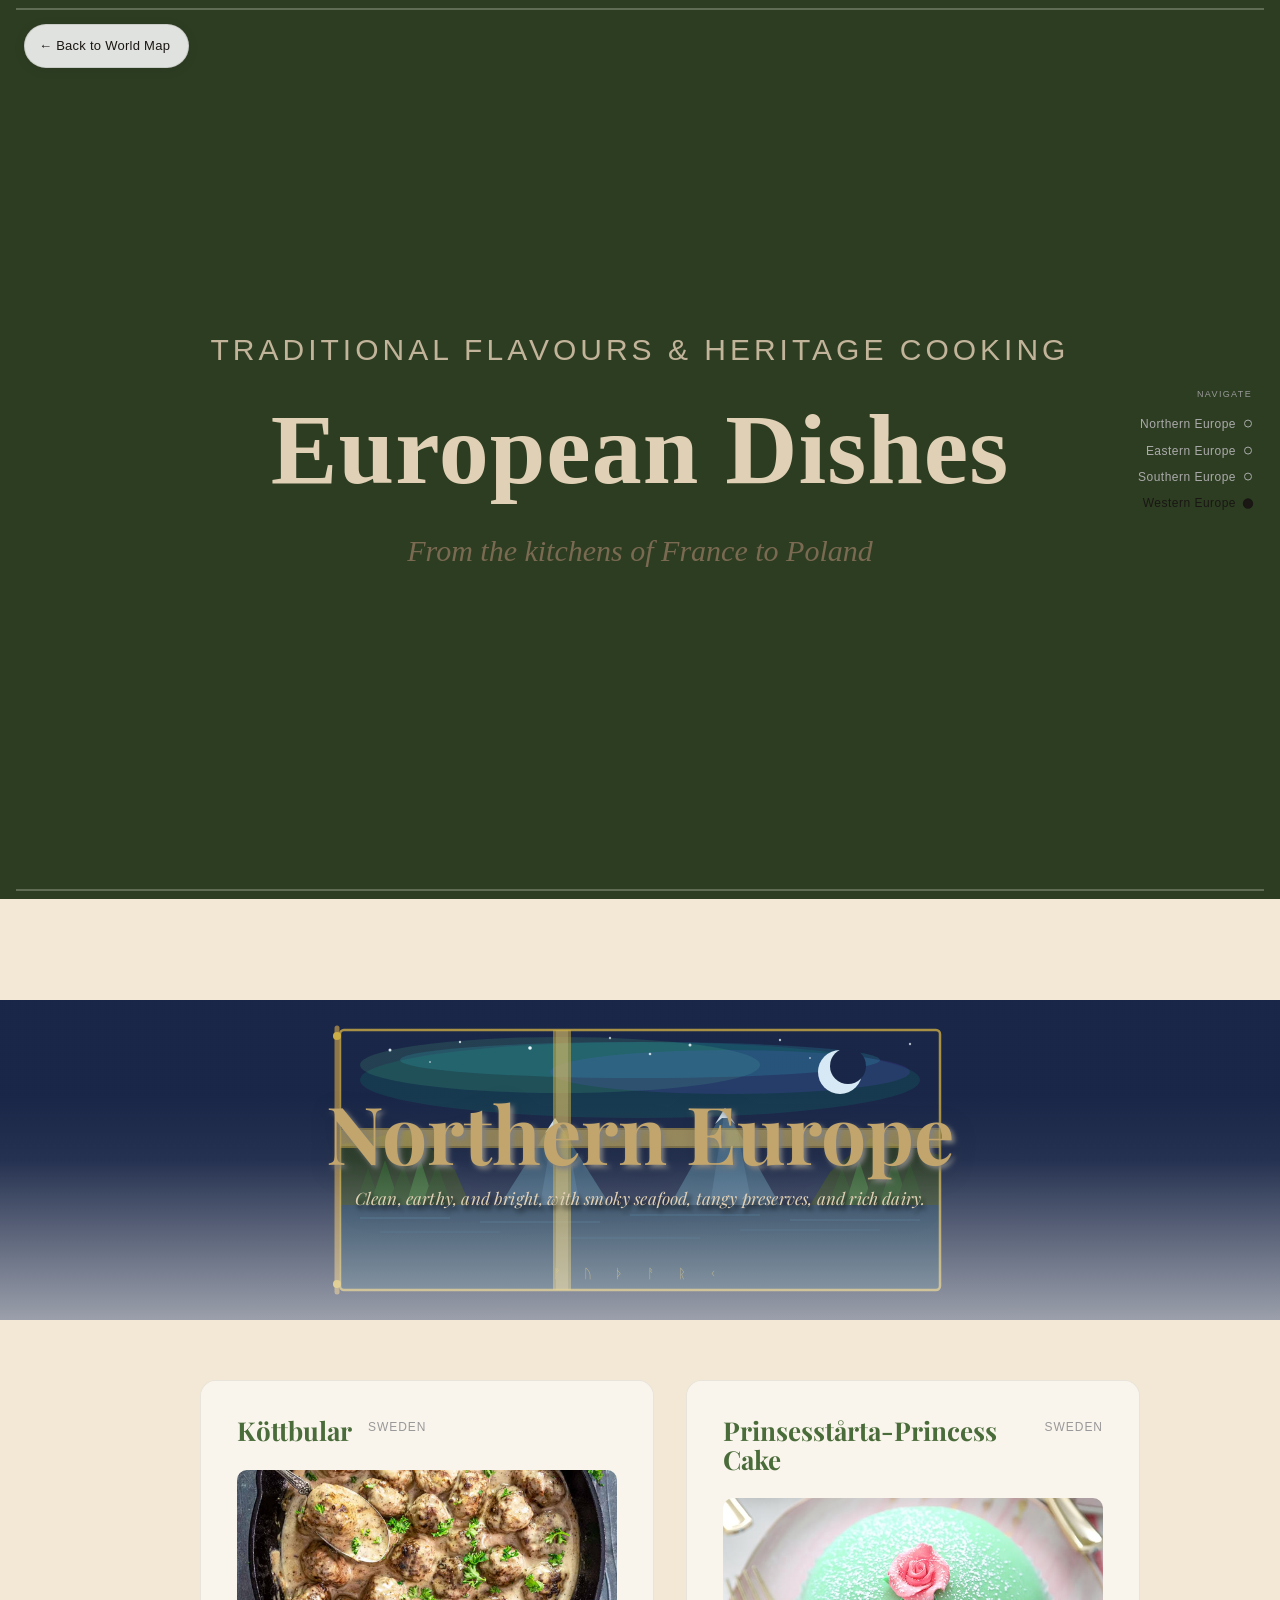
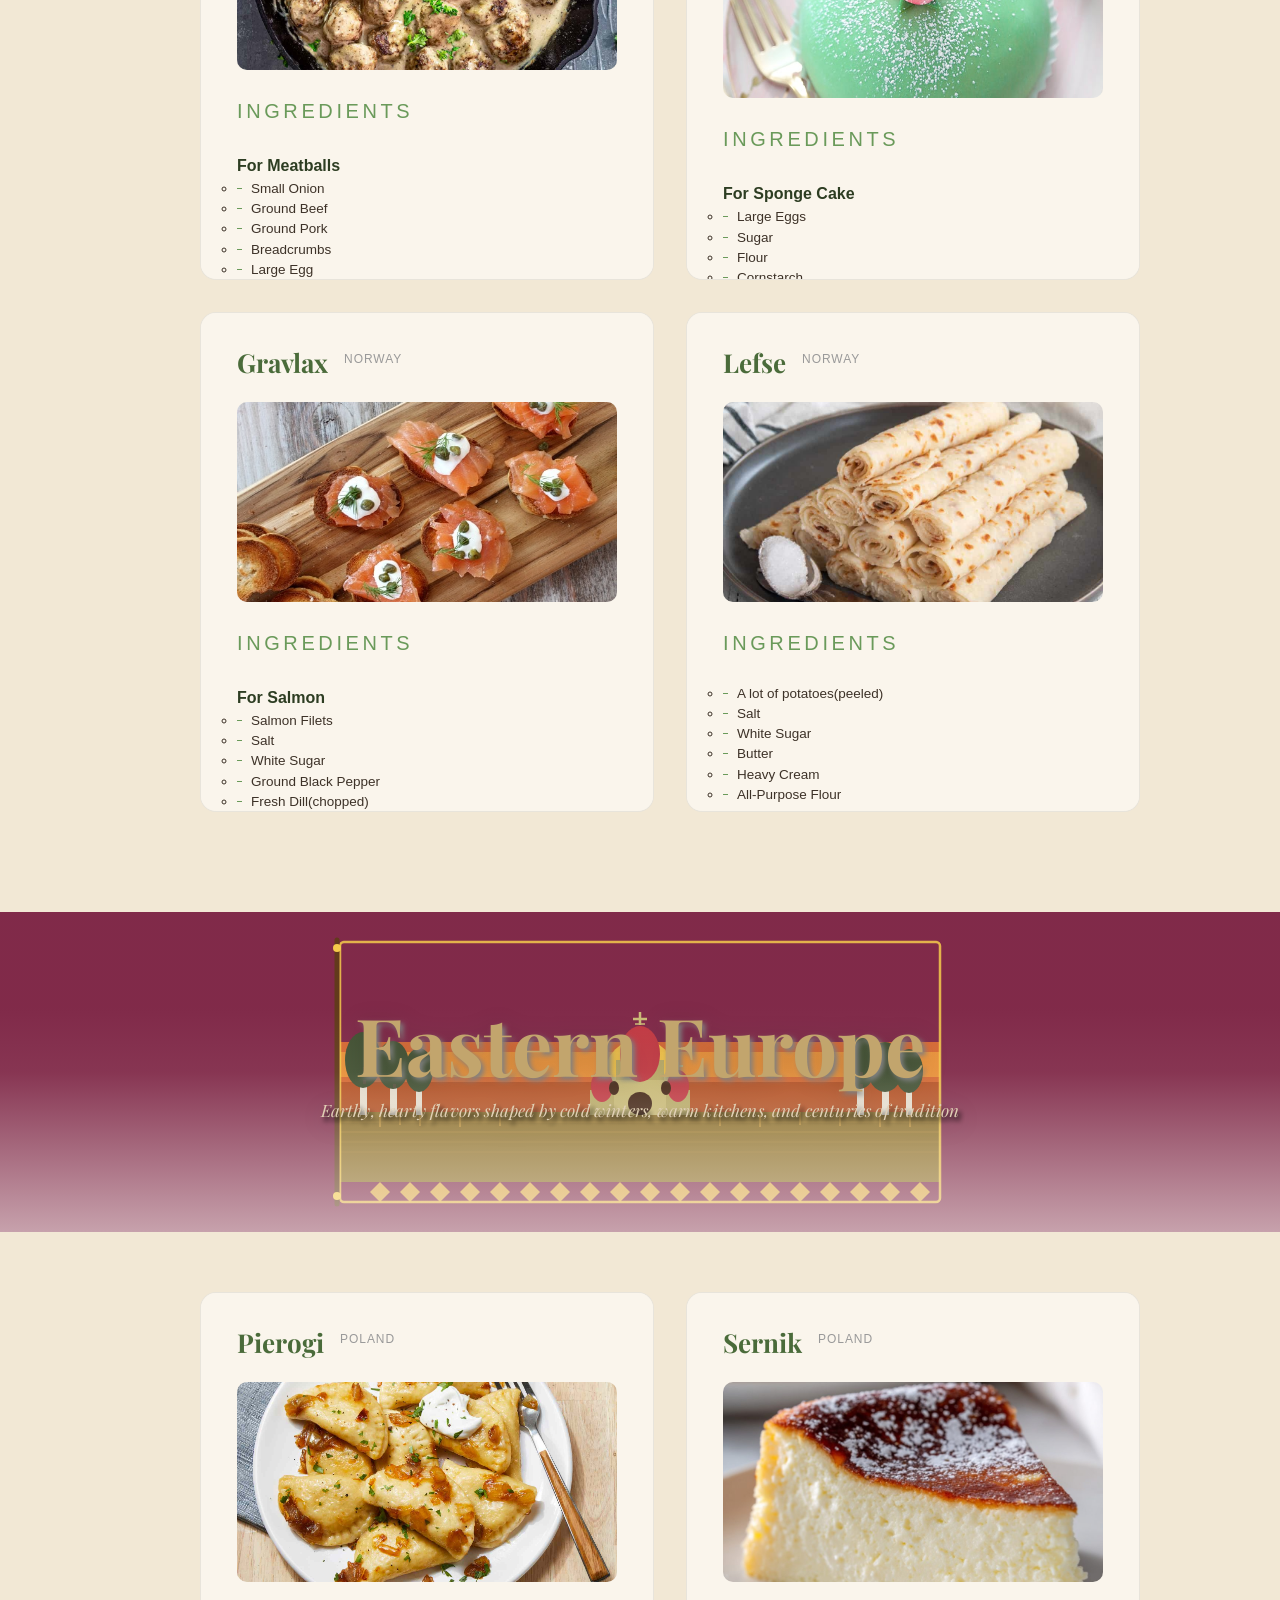
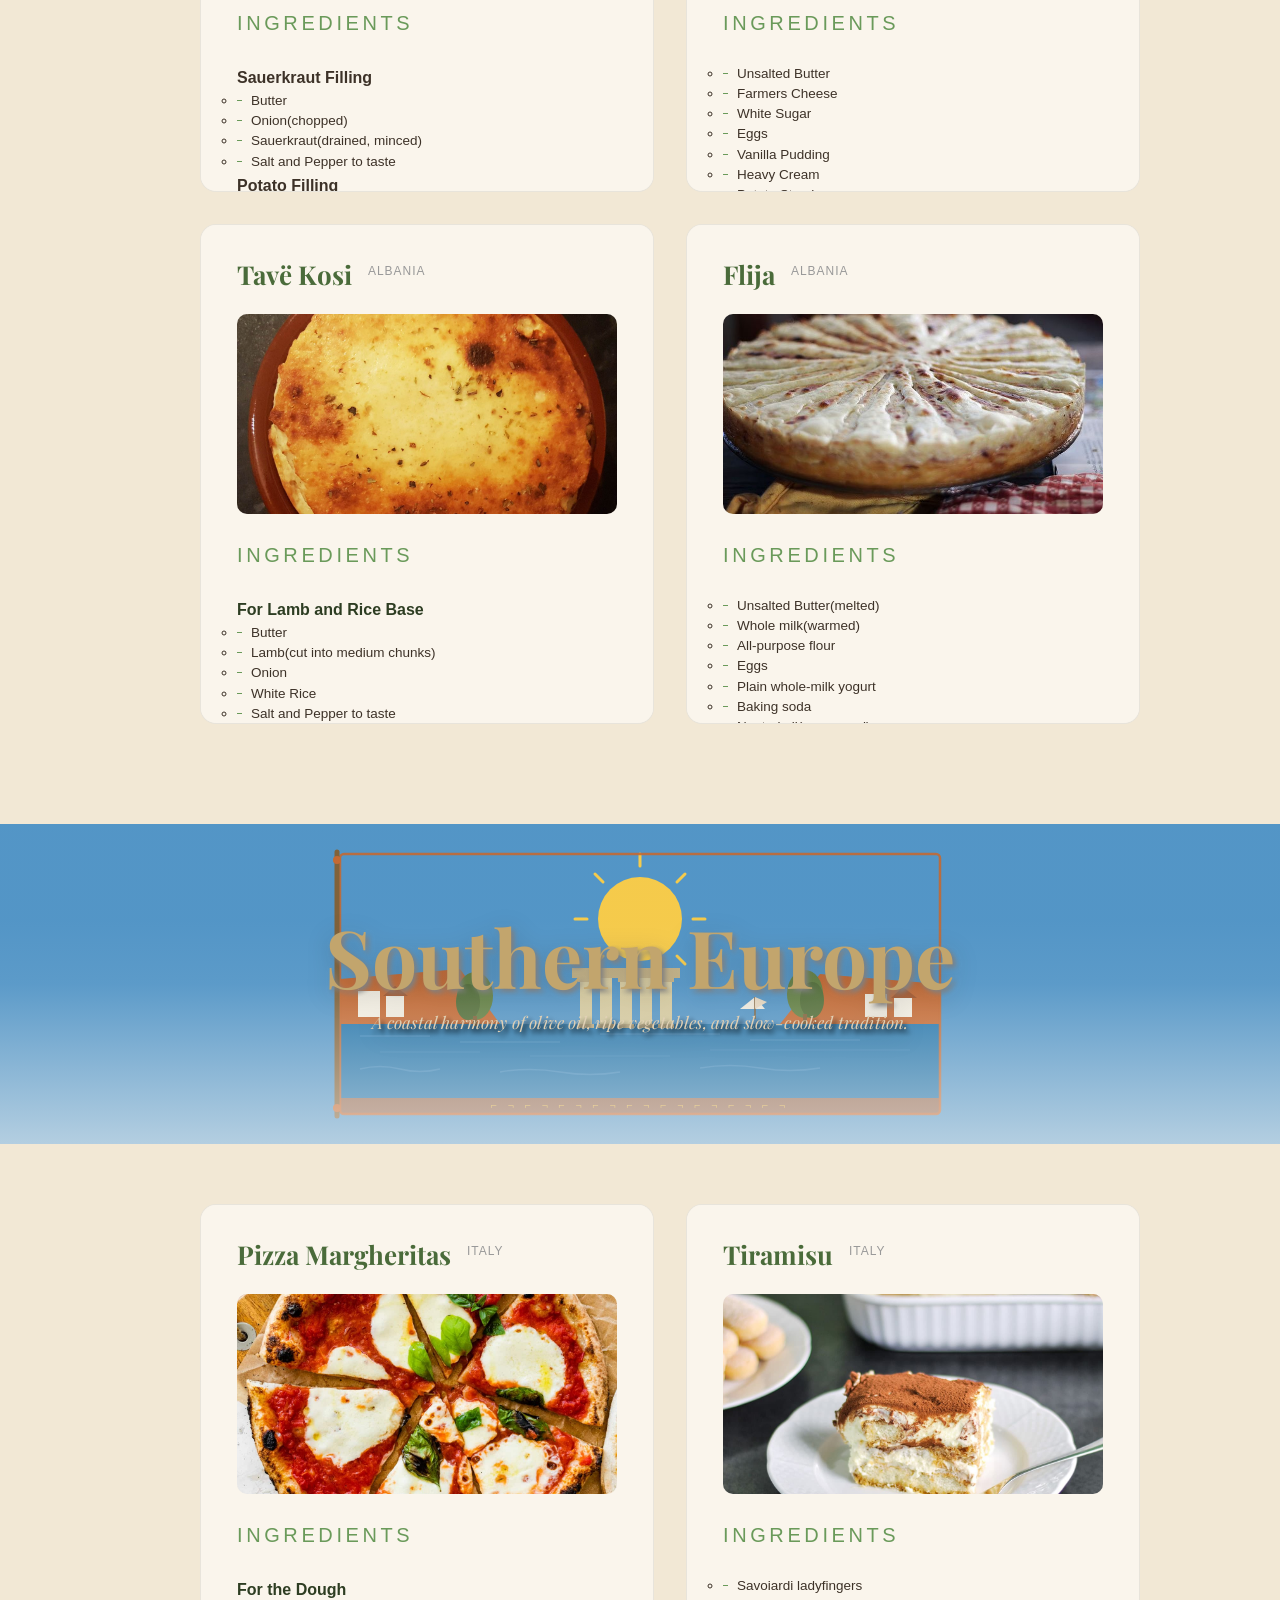
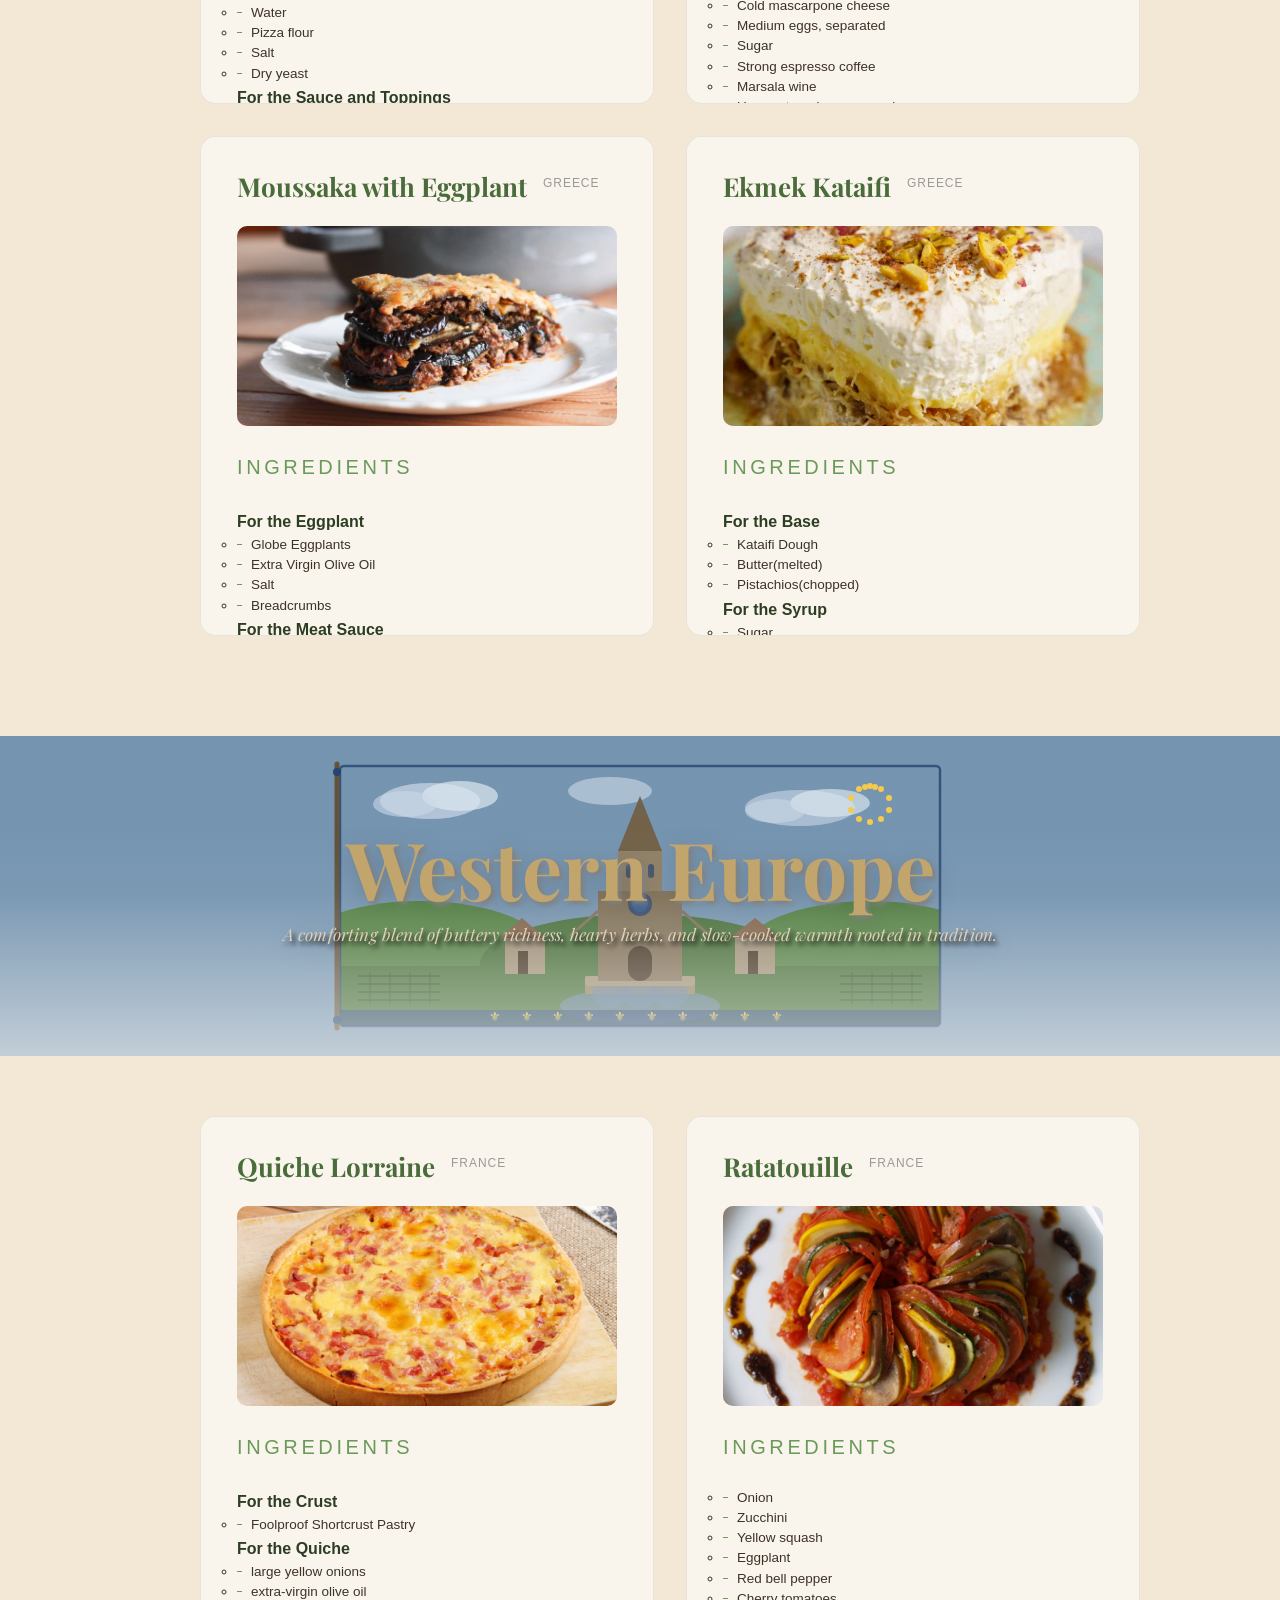
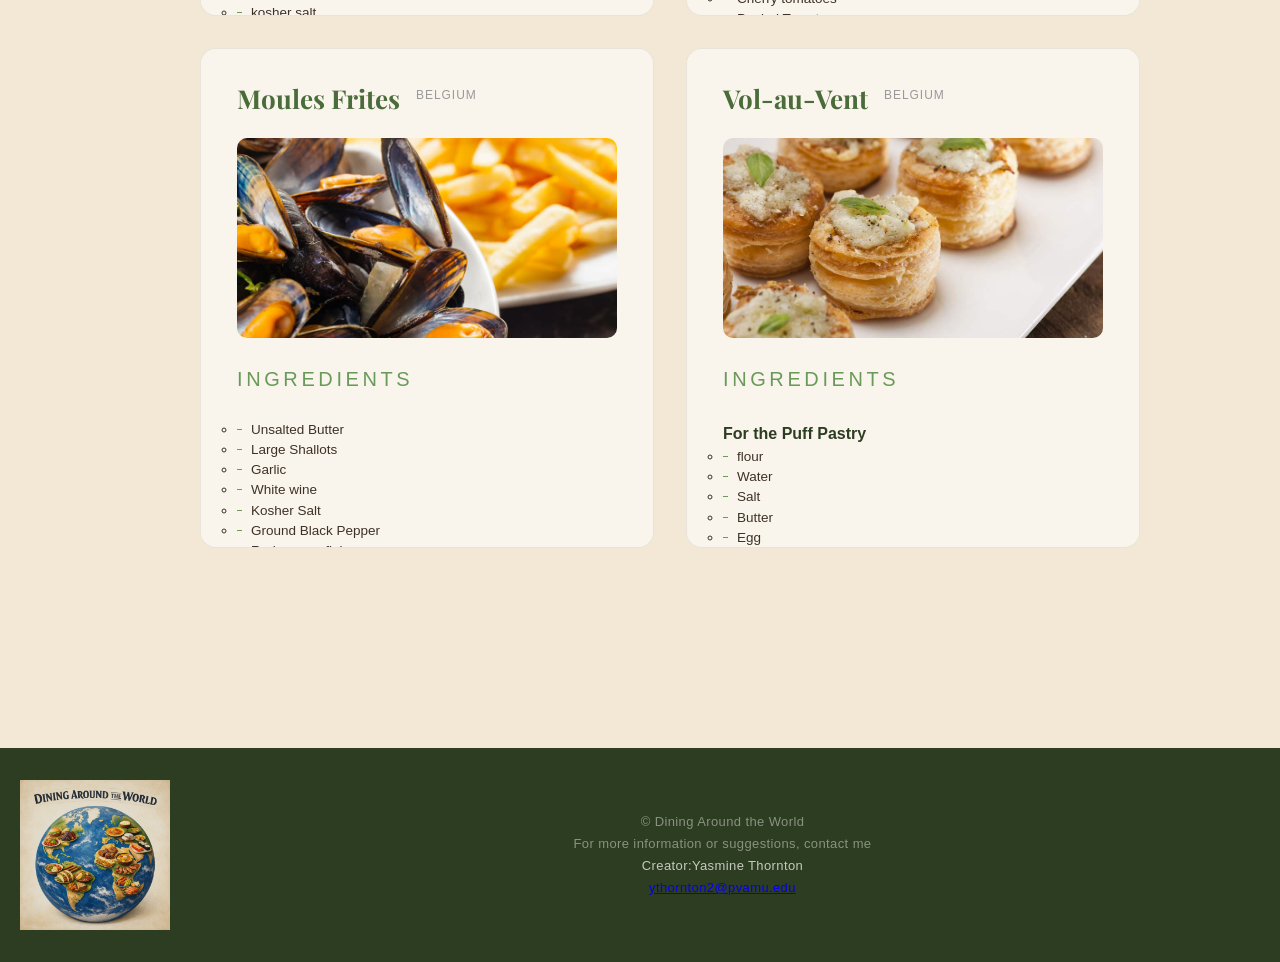
<file: EuropeanDishes.html>
<!DOCTYPE html>
<html lang="en">
<head>
<style>
footer{
display: flex;
align-items: center;
justify-content: flex-start;
padding;10px 20px;
}
.footer-logo{
width:150px;
opacity: 0.9;
height: auto;
margin-right: 15px;
}
.footer-content{
flex:1;
text-align:center;
}
</style>
  <meta charset="UTF-8" />
  <meta name="viewport" content="width=device-width, initial-scale=1.0" />
  <title>European Dishes</title>
  <link rel="stylesheet" href="newstyle.css" />
  <link href="https://fonts.googleapis.com/css2?family=Playfair+Display:ital,wght@0,400;0,700;1,400&family=DM+Sans:wght@300;400;500&display=swap" rel="stylesheet" />
</head>
<body>

  <!-- Back Button -->
 
    <a href="index.html" class="back-btn">← Back to World Map</a>

  <!-- Vertical Nav -->
  <nav class="side-nav">
    <p class="side-nav-label">Navigate</p>
    <ul>
      <li><a href="#NE" class="nav-link active">
        <span class="nav-dot"></span>Northern Europe</a>
      </li>
      <li><a href="#EE" class="nav-link active">
        <span class="nav-dot"></span>Eastern Europe</a>
      </li>
      <li><a href="#SE" class="nav-link active">
        <span class="nav-dot"></span>Southern Europe</a>
      </li>
      <li><a href="#WE" class="nav-link">
        <span class="nav-dot"></span>Western Europe</a>
      </li>     
    </ul>
  </nav>

  <!-- Banner -->

<header class="banner">
      <div class="banner-center">
        <p class="banner-eyebrow">Traditional Flavours &amp; Heritage Cooking</p>
        <h1 class="banner-title">European Dishes</h1>
        <p class="banner-tagline">From the kitchens of France to Poland</p>
      </div>
    </header>


  <main class="main-cont">


    <!------------------------ NE: CARDS ----------------------------->
  <section id="NE" class="country-section">

      <div class="flag-banner ne-flag">
        <div class="flag-overlay"></div>
        <div class="flag-content">
          <span class="flag-emoji"</span>
          <h2 class="country-title">Northern Europe</h2>
          <p class="country-tagline">Clean, earthy, and bright, with smoky seafood, tangy preserves, and rich dairy.</p>
        </div>
      </div>

      <div class="dishes-grid">

<!------- Swedish Meatballs------->
<article class="dish-card">
<div class="dish-header">
<h3 class="dish-name"> Köttbular</h3>
<p class="dish-origin"> Sweden</p>
</div>
<img class="dish-photo" src="dish-images/swedish-meatballs.jpg">
<div class="dish-sections">
<h4 class="section-label"> Ingredients </h4>
<ul class="ingredient-list">
<b><p style="color:var(--green-dark);">For Meatballs</p></b>
<li>Small Onion</li>
<li>Ground Beef</li>
<li>Ground Pork</li>
<li>Breadcrumbs</li>
<li>Large Egg</li>
<li>Salt</li>
<li>Ground White Pepper</li>
<b><p style="color:var(--green-dark);">For Creamy Gravy</h5></b>
<li>All-Purpose Flour</li>
<li>Beef Stock</li>
<li>Milk</li>
<li>Soy Sauce</li>
<li>Heavy Cream (optional)</li>
<li>Ligonberry/Red Currant Jam</li>
<li>Salt</li>
<li>Ground White Pepper</li>
</ul>

<h4 class="section-label"> Methods</h4>
<ol class="method-steps">
<b><p style="color:var(--green-dark);">For Meatballs</p></b>
<li>Sauté onion in butter until translucent. Remove from the pan and let cool to room temperature</li>
<li>To the bowl with onions, add Ground beef and Pork, breadcrumbs, egg, salt, and pepper</li>
<li>Mix, then roll into balls</li>
<li>Heat remaining butter, fry until golden brown </li>
<li>Transfer to a plate lined with paper towels</li>
</ol>
<ol class="method-steps">
<b><p style="color:var(--green-dark);">Creamy Gravy</p></b>
<li>Over medium-low heat, whisk flour in butter until lightly browned.</li>
<li>Gradually stir beef broth and milk, constantly whisking, until slightly thickened </li>
<li>Add soy sauce and heavy cream, let simmer until thickened </li>
<li>Season with salt and pepper and stir in Jam</li>
</ol>

</div>
</article>
<!--------------Prinsesstårta------------->
<article class="dish-card">
<div class="dish-header">
<h3 class="dish-name">Prinsesstårta-Princess Cake</h3>
<p class="dish-origin">Sweden</p>
</div>
<img class="dish-photo" src="dish-images/Princess-cake.jpg">
<div class="dish-sections">
<h4 class="section-label"> Ingredients </h4>
<ul class="ingredient-list">
<b><p style="color:var(--green-dark);">For Sponge Cake</p></b>
<li>Large Eggs</li>
<li>Sugar</li>
<li>Flour</li>
<li>Cornstarch</li>
<li>vanilla extract</li>
<li>melted butter</li>
<b><p style="color:var(--green-dark);">For Pastry Cream</p></b>
<li>whole Milk</li>
<li>egg yolk</li>
<li>Sugar</li>
<li>cornstarch</li>
<li>butter</li>
<li>Vanilla Extract</li>
<b><p style="color:var(--green-dark);">For Assembly</p></b>
<li>Raspberry jam</li>
<li>Heavy whipping cream</li>
<li>Green marzipan</li>
<li>Powdered sugar</li>
</ul>
<h4 class="section-label"> Ingredients </h4>
<ol class="method-steps">
<b><p style="color:var(--green-dark);">Bake the Sponge Cake</p></b>
<li>whisk eggs and sugar until thick and pale</li>
<li>Gently fold flour, cornstarch, vanilla,then melted butter</li>
<li>Bake 25-30 minutes until golden and springy</li>
<li>Cool Completely</li>
<b><p style="color:var(--green-dark);">Make the Pastry Cream</p></b>
<li>Heat milk until simmering</li>
<li>whisk egg yolks and sugar until pale; add cornstarch</li>
<li>slowly pour hot milk into yolk mixture while whisking</li>
<li>Return to saucepan and cook until thickened</li>
<li>Remove from heat; stir in butter and vanilla</li>
<li>Cover with plastic wrap touching the surface and chill fully</li>
<b><p style="color:var(--green-dark);">Whip the cream</p></b>
<li>Whip heavy cream and powdered sugar until soft peaks form</li>
<li>Keep chilled</li>
<b><p style="color:var(--green-dark);">Assemble the Layers</p></b>
<li>Slice cooled sponge into three horizontal layers</li>
<li>Bottom layer→spread half the raspberry jam→add pastry cream</li>
<li>Middle layer→repeat jam and pastry cream</li>
<li>Top with final cake layer</li>
<b><p style="color:var(--green-dark);">Shape the Dome</p></b>
<li>Cover entire cake with whipped cream, shaping it into a smooth dome</li>
<li>Chill at least 2 hours to set</li>
<b><p style="color:var(--green-dark);">Cover with Marzipan</p></b>
<li>Roll out  green marzipan on powdered-sugar-dusted surface</li>
<li>Drape over the cake and smooth gently</li>
<li>Trim excess around the base</li>
</ol>
</div>
</article>

<!--------Gravlax------->
<article class="dish-card">
<div class="dish-header">
<h3 class="dish-name"> Gravlax</h3>
<p class="dish-origin"> Norway</p>
</div>
<img class="dish-photo" src="dish-images/Gravlax.jpg">
<div class="dish-sections">
<h4 class="section-label"> Ingredients </h4>
<ul class="ingredient-list">
<b><p style="color:var(--green-dark);">For Salmon</p></b>
<li>Salmon Filets</li>
<li>Salt</li>
<li>White Sugar</li>
<li>Ground Black Pepper</li>
<li>Fresh Dill(chopped)</li>
<b><p style="color:var(--green-dark);">For Gravlax Sauce</h5></b>
<li>Egg Yolks</li>
<li>Salt</li>
<li>Vegetables Oil</li>
<li>Soy Sauce</li>
<li>White Sugar</li>
<li>White Wine Vinegar</li>
<li>Mustard</li>
<li>Ground White Pepper</li>
<li>Fresh Dill(Finely Chopped)</li>
</ul>

<h4 class="section-label"> Methods</h4>
<ol class="method-steps">
<b><p style="color:var(--green-dark);">Salmon</p></b>
<li>Trim the salmon fillets;Scrape the skin;rmove all bones</li>
<li>In a small bowl, mix salt,sugar and pepper</li>
<li>Sprinkle half of the salt mixture and half of the dill in the bottom of a glass pan and </li>
<li>Place the salmon fillet skin-side-down in the pan </li>
<li>Sprinkle remaining salt mixture and dill on the top and press it lightly into the salmon</li>
<li>Cover the pan with plastic wrap and place it in the refrigerator for 3-4 days. turn the salmon every day</li>
<li>On the 3rd or 4th day, rinse the salmon under cold water</li>
<li>Move to a cutting board and use a sharp knife to cut very thin slices</li>
<b><p style="color:var(--green-dark);">Gravlax Sauce</p></b>
<li>In a medium bowl, stir the egg yolks with the salt until thick.</li>
<li>Slowly pour in the oil wile whisking quickly it has a consistency similar to mayo</li>
<li>Stir the sugar,vinegar,mustard,and pepper into sauce; Add dill before serving. </li>
</ol>
</div>
</article>

<!--------Lefse------->
<article class="dish-card">
<div class="dish-header">
<h3 class="dish-name">Lefse</h3>
<p class="dish-origin"> Norway</p>
</div>
<img class="dish-photo" src="dish-images/lefse.jpg">
<div class="dish-sections">
<h4 class="section-label"> Ingredients </h4>
<ul class="ingredient-list">
<li>A lot of potatoes(peeled)</li>
<li>Salt</li>
<li>White Sugar</li>
<li>Butter</li>
<li>Heavy Cream</li>
<li>All-Purpose Flour</li>
</ul>

<h4 class="section-label"> Methods</h4>
<ol class="method-steps">
<li>Place potatoes in a large pot and cover with water; bring to a boil. Reduce heat to medium-low and simmer until tender; drain</li>
<li>Run hot potatoes through a potato ricer into a large bowl</li>
<li>Beat butter, cream, salt, and sugar into riced potatoes; Let cool to room temperature</li>
<li>Stir flour into potato mixture to form a soft dough; Pull off pieces of dough and form into walnut-sized balls </li>
<li>Lightly flour a clean cloth and roll out lefse balls to 1/8-inch thick</li>
<li>Heat a griddle over high heat</li>
<li>On the 3rd or 4th day, rinse the salmon under cold water</li>
<li>Cook lefse on the hot griddle until brown blisters form</li>
</ol>
</div>
</article>
</div>
</section>



    <!------------------------ EE: CARDS ----------------------------->
  <section id="EE" class="country-section">

      <div class="flag-banner ee-flag">
        <div class="flag-overlay"></div>
        <div class="flag-content">
          <span class="flag-emoji"</span>
          <h2 class="country-title">Eastern Europe</h2>
          <p class="country-tagline">Earthy, hearty flavors shaped by cold winters, warm kitchens, and centuries of tradition</p>
        </div>
      </div>

      <div class="dishes-grid">

<!--------Lefse------->
<article class="dish-card">
<div class="dish-header">
<h3 class="dish-name"> Pierogi</h3>
<p class="dish-origin"> Poland</p>
</div>
<img class="dish-photo" src="dish-images/Pierogi.jpg">
<div class="dish-sections">
<h4 class="section-label"> Ingredients </h4>
<ul class="ingredient-list">
<b><p style="color=var(--green-dark)">Sauerkraut Filling</p></b>
<li>Butter</li>
<li>Onion(chopped)</li>
<li>Sauerkraut(drained, minced)</li>
<li>Salt and Pepper to taste</li>
<b><p style="color=var(--green-dark)">Potato Filling</p></b>
<li>Butter</li>
<li>Onion(chopped)</li>
<li>Mashed potatoes(cold)</li>
<li>Salt</li>
<li>White pepper</li>
<b><p style="color=var(--green-dark)">Dough</p></b>
<li>Sour Cream</li>
<li>Large Eggs</li>
<li>All-purpose Flour</li>
<li>Baking Powder</li>
<li>Salt</li>
</ul>

<h4 class="section-label"> Methods</h4>
<ol class="method-steps">
<b><p style="color=var(--green-dark)">Sauerkraut Filling</p></b>
<li>Saute onionsin butter until translucent</li>
<li>Add minced sauerkraut</li>
<li>Season with salt and pepper; let cool</li>
<b><p style="color=var(--green-dark)">Potato Filling</p></b>
<li>Saute onions in butter until soft </li>
<li>Stir in mashed potatoes, salt, and white pepper</li>
<li>Remove from heat</li>
<b><p style="color=var(--green-dark)">Dough</p></b>
<li>Mix sour cream and eggs until smooth</li>
<li>Sift flour,baking powder, and Salt;stir into wet mixture</li>
<li>Knead on floured surface until firm and smooth</li>
<b><p style="color=var(--green-dark)">Forming the Pierogi</p></b>
<li>Divide dough in half;rollto 1/8-inch tihckness</li>
<li>Cut 3-inch rounds</li>
<li>Add sall spoonful of filling to each</li>
<li>Moisten edges, fold and seal with a fork</li>
<li>Repeat</li>
<li>Boil salted water</li>
<li>Add pierogi in batches; cook until they float</li>
<li>Remove with a slotted spoon</li>
</ol>
</div>
</article>


<!--------Sernik------->
<article class="dish-card">
<div class="dish-header">
<h3 class="dish-name"> Sernik</h3>
<p class="dish-origin"> Poland</p>
</div>
<img class="dish-photo" src="dish-images/Sernik.jpg">
<div class="dish-sections">
<h4 class="section-label"> Ingredients </h4>
<ul class="ingredient-list">
<li>Unsalted Butter</li>
<li>Farmers Cheese</li>
<li>White Sugar</li>
<li>Eggs</li>
<li>Vanilla Pudding</li>
<li>Heavy Cream</li>
<li>Potato Starch</li>
</ul>

<h4 class="section-label"> Methods</h4>
<ol class="method-steps">
<li>Preheat oven to 340°F</li>
<li>Prepare a 10-inch springform pan by greasing it with butter and lining the bottom with parchment paper, or dusting it with breadcrumbs</li>
<li>In a large mixing bowl, beat the softened butter with sugar until light and fluffy.</li>
<li>Incorporate egg yolks one at a time, ensuring each is fully blended before adding the next </li>
<li>Gradually mix in the ground farmers' cheese</li>
<li>Add the vanilla pudding mix and potato starch, blending until smooth.</li>
<li>Slowly pour in the heavy cream, continuing to mix until well combined</li>
<li>In a separate bowl, beat egg whites to stiff peaks.</li>
<li>Gently fold whipped whites into the cheesecake batter. Do not overmix </li>
<li>Pour the cheesecake into the prepared pan, Smooth the top with a spatula .</li>
<li>Bake in the preheated oven until the cheesecake is set and the top is golden brown.</li>
<li>Turn off the oven, slightly crack open the door, and allow the cheesecake to cool inside for an hour.</li>
<li>Afterward, remove from the oven and let it cool completely before removing from the pan</li>
</ol>
</div>
</article>


<!-------Tavë Kosi-------->
<article class="dish-card">
<div class="dish-header">
<h3 class="dish-name"> Tavë Kosi</h3>
<p class="dish-origin"> Albania</p>
</div>
<img class="dish-photo" src="dish-images/Tave-Kosi.jpg">
<div class="dish-sections">
<h4 class="section-label"> Ingredients </h4>
<ul class="ingredient-list">
<b><p style="color:var(--green-dark)">For Lamb and Rice Base</p></b>
<li>Butter</li>
<li>Lamb(cut into medium chunks)</li>
<li>Onion</li>
<li>White Rice</li>
<li>Salt and Pepper to taste</li>
<li>Water or lamb broth</li>
<b><p style="color:var(--green-dark)">For Yogurt Sauce</p></b>
<li>Plain full-fat yogurt</li>
<li>Large eggs</li>
<li>All-purpose flour</li>
<li>Butter</li>
<li>Ground Nutmeg(optional)</li>
<li>Salt to taste</li>
</ul>

<h4 class="section-label"> Methods</h4>
<ol class="method-steps">
<b><p style="color:var(--green-dark)">Prepare the Lamb</p></b>
<li>In a large skillet or saucepan, melt butter over medium heat</li>
<li>Add lamb chunks to the oil and sear until brown on all sides</li>
<li>Add the chopped onion, cook until softened</li>
<li>Season with salt and pepper </li>
<li>Add your choice of liquid, cover, and simmer until the lamb is tender</li>
<b><p style="color:var(--green-dark)">Cook the Rice</p></b>
<li>Rinse rice under cold water until the water runs clear.</li>
<li>Add the rice to the lamb pot and cook, uncovered, until the rice is half-cooked</li>
<li>Remove from heat and set aside</li>
<b><p style="color:var(--green-dark)">Make the yogurt Sauce</p></b>
<li>In a mixing bowl, whisk eggs thoroughly </li>
<li>Add the flour and whisk until smooth</li>
<li>Gradually add yogurt and salt, mix until it becomes lump-free and combined fully</li>
<li>In a small saucepan, melt butter and add yogurt mixture </li>
<li>Add nutmeg if using</li>
<b><p style="color:var(--green-dark)">Assemble and Bake</p></b>
<li>Preheat your oven to 350°F</li>
<li>Take a deep baking dish and grease it with a little butter or oil</li>
<li>Transfer lamb and rice mixture into dish</li>
<li>Pour yogurt mixture over lamb and rice</li>
<li>Bake for about 45 minutes</li>
</ol>
</div>
</article>


<!--------Flija------->
<article class="dish-card">
<div class="dish-header">
<h3 class="dish-name"> Flija</h3>
<p class="dish-origin"> Albania</p>
</div>
<img class="dish-photo" src="dish-images/Flija.jpg">
<div class="dish-sections">
<h4 class="section-label"> Ingredients </h4>
<ul class="ingredient-list">
<li>Unsalted Butter(melted)</li>
<li>Whole milk(warmed)</li>
<li>All-purpose flour</li>
<li>Eggs</li>
<li>Plain whole-milk yogurt</li>
<li>Baking soda</li>
<li>Neutral oil(grapeseed)</li>
</ul>

<h4 class="section-label"> Methods</h4>
<ol class="method-steps">
<b><p style="color:var(--green-dark)">Prepare the base Batter</p></b>
<li>Sift flour into a bowl</li>
<li>Whisk eggs, then slowly add warmed milk</li>
<li>Combine wet mixture with flour, salt, and baking soda</li>
<li>Whisk until the consistency of heavy cream </li>
<li>Cover and rest batter for 20 minutes</li>
<b><p style="color:var(--green-dark)">Preheat and Prepare the Skillet</p></b>
<li>Preheat oven to 375°F with a cast-iron skillet inside for 30 minutes</li>
<li>Remove and brush with neutral oil</li>
<b><p style="color:var(--green-dark)">Build the First Layer</p></b>
<li>Pour1/2 cup of batter into a hot skillet and tilt to spread thinly</li>
<li>Spoon 3 tbsp yogurt over the surface, leave a small border </li>
<li>Bake for 8 minutes</li>
<li>Remove the skillet and brush the top with melted butter </li>
<li>Add another 1/2 cup batter, then 3 tbsp yogurt</li>
<li>Bake for 7 minutes</li>
<li>Repeat for 6 total layers, reducing bake time by 1 minute each round</li>
<li>After the last layer, bake until golden brown and fully set</li>
<li>Let rest for 10 minutes</li>
</ol>
</div>
</article>

     </div>
</section>




  <!------------------------ SE: CARDS ----------------------------->
  <section id="SE" class="country-section">

      <div class="flag-banner se-flag">
        <div class="flag-overlay"></div>
        <div class="flag-content">
          <span class="flag-emoji"</span>
          <h2 class="country-title">Southern Europe</h2>
          <p class="country-tagline">A coastal harmony of olive oil, ripe vegetables, and slow‑cooked tradition.</p>
        </div>
      </div>

      <div class="dishes-grid">

<!--------Pizza Margheritas------->
<article class="dish-card">
<div class="dish-header">
<h3 class="dish-name"> Pizza Margheritas</h3>
<p class="dish-origin"> Italy</p>
</div>
<img class="dish-photo" src="dish-images/Pizza-Margheritas.jpg">
<div class="dish-sections">
<h4 class="section-label"> Ingredients </h4>
<ul class="ingredient-list">
<b><p style="color:var(--green-dark);">For the Dough</p></b>
<li>Water</li>
<li>Pizza flour</li>
<li>Salt</li>
<li>Dry yeast</li>
<b><p style="color:var(--green-dark);">For the Sauce and Toppings</p></b>
<li>Pureed, crushed canned San Marzano tomatoes</li>
<li>Kosher salt to taste</li>
<li>Fresh mozzarella cheese, sliced</li>
<li>Fresh basil leaves</li>
<li>Extra virgin olive oil</li>
</ul>

<h4 class="section-label"> Methods</h4>
<ol class="method-steps">
<b><p style="color:var(--green-dark)">Night Before Baking</p></b>
<li>In a large bowl, dissolve the salt in the water</li>
<li>Add some of the flour and mix until it forms a crepe-like batter</li>
<li>Add yeast and mix well with your fingers until dissolved </li>
<li>Gradually add the remaining flour</li>
<li>When the dough comes together, transfer to a clean surface and knead for 10 minutes</li>
<li>Cover and rest the dough for 10 minutes</li>
<li>Knead again for another 10 minutes, until smooth and elastic. Let rest for 10 minutes to let the gluten relax</li>
<li>Form the dough into a big smooth ball. Place it in a lightly floured bowl, cover with plastic wrap or a damp cloth, and let it rest overnight on the kitchen counter</li>
<b><p style="color:var(--green-dark)">Shaping dough balls and cold fermentation</p></b>
<li>After 8-12 hours, divide the dough into 8 equal pieces </li>
<li>Form each piece into smooth dough balls</li>
<li>Place the dough balls on a lightly floured baking sheet, cover tightly with plastic wrap, or place in airtight dough containers.</li>
<li>Refrigerate for 6–48 hours.</li>
<b><p style="color:var(--green-dark)">Day of Baking</p></b>
<li>Take the dough balls out of the fridge 3 hours before baking. Let rest at room temperature, covered.</li>
<li>Lightly flour work surface</li>
<li>Gently flatten dough, leaving a thicker outer rim</li>
<li>Carefully stretch the dough into a 10–12-inch circle </li>
<li>Preheat your oven to its highest setting (usually 550°F), with a pizza stone placed on the middle rack. Let the stone heat for at least 30 minutes.</li>
<li>Spoon crushed San Marzano tomato sauce over the stretched dough. </li>
<li>Spread a few slices of the fresh mozzarella over the top of the sauce</li>
<li>Drizzle extra virgin olive oil over the top in a spiral motion. Add a couple leaves of basil</li>
<li>In a home oven at 550°F: about 10–15 minutes.</li>
</ol>
</div>
</article>




<!--------Tiamisu------->
<article class="dish-card">
<div class="dish-header">
<h3 class="dish-name"> Tiramisu</h3>
<p class="dish-origin"> Italy</p>
</div>
<img class="dish-photo" src="dish-images/tiramisu.jpg">
<div class="dish-sections">
<h4 class="section-label"> Ingredients </h4>
<ul class="ingredient-list">
<li>Savoiardi ladyfingers</li>
<li>Cold mascarpone cheese</li>
<li>Medium eggs, separated</li>
<li>Sugar</li>
<li>Strong espresso coffee</li>
<li>Marsala wine</li>
<li>Unsweetened cocoa powder</li>
</ul>

<h4 class="section-label"> Methods</h4>
<ol class="method-steps">
<li>Prepare the coffee; let it cool completely</li>
<li>Add Marsala wine if desired</li>
<li>Separate the egg whites from the yolks. Place them in two different bowls.</li>
<li>Whip the egg whites until stiff peaks form.</li>
<li>In a separate bowl, beat the egg yolks with the sugar until the mixture becomes pale, smooth and slightly thickened</li>
<li>Add the mascarpone to the whipped yolks. Gently mix until smooth and fully incorporated</li>
<li>Fold the whipped egg whites into the mascarpone mixture. Use a spatula or wooden spoon and mix gently from the bottom up, so you do not deflate the cream. Continue until smooth and airy.</li>
<li>Quickly dip each ladyfinger into the cooled coffee for 1 to 2 seconds</li>
<li>Arrange the soaked ladyfingers in a single layer in your serving dish </li>
<li>Spread half of the mascarpone cream evenly over the ladyfingers.
</li>
<li>Add a second layer of dipped ladyfingers, then cover with the remaining mascarpone cream. Smooth the surface</li>
<li>Dust generously with unsweetened cocoa powder.</li>
<li>Refrigerate for at least 3 hours before serving.</li>
</ol>
</div>
</article>


<!--------Moussaka------->
<article class="dish-card">
<div class="dish-header">
<h3 class="dish-name"> Moussaka with Eggplant</h3>
<p class="dish-origin"> Greece</p>
</div>
<img class="dish-photo" src="dish-images/Moussaka.jpg">
<div class="dish-sections">
<h4 class="section-label"> Ingredients </h4>
<ul class="ingredient-list">
<b><p style="color:var(--green-dark);">For the Eggplant</p></b>
<li>Globe Eggplants</li>
<li>Extra Virgin Olive Oil</li>
<li>Salt</li>
<li>Breadcrumbs</li>
<b><p style="color:var(--green-dark);">For the Meat Sauce </p></b>
<li>large yellow onion, finely chopped</li>
<li>ground lamb or beef</li>
<li>Dried oregano</li>
<li>ground cinnamon</li>
<li>ground nutmeg</li>
<li>Paprika</li>
<li>Red wine</li>
<li>Can diced tomatoes</li>
<li>Sugar</li>
<li>Beef broth(warmed)</li>
<b><p style="color:var(--green-dark);">For the bechamel </p></b><li>Extra virgin olive oil</li>
<li>All-purpose Flour</li>
<li>Salt</li>
<li>Black pepper</li>
<li>2% milk(warmed)</li>
<li>Ground Nutmeg</li>
<li>Large eggs</li>
</ul>

<h4 class="section-label"> Methods</h4>
<ol class="method-steps">
<b><p style="color:var(--green-dark)">Prep the eggplant</p></b>
<li>Trim ends and slice eggplants into ¼‑inch slabs</li>
<li>Lay slices in one layer, sprinkle with salt, and let sit 30 minutes to draw out bitterness.</li>
<li>Pat dry and set aside. </li>
<b><p style="color:var(--green-dark)">Make the meat sauce</p></b>
<li>Heat olive oil in a skillet; sauté chopped onion until golden.</li>
<li>Add ground lamb or beef; cook until fully browned</li>
<li>Drain excess fat and return to heat.</li>
<li>Stir in oregano, cinnamon, pepper, nutmeg, paprika, and salt</li>
<li>Add red wine; boil 1 minute to reduce</li>
<li>Stir in diced tomatoes, sugar, and hot beef broth.</li>
<li>Simmer 20–30 minutes until thick and fragrant.</li>
<b><p style="color:var(--green-dark)">Boil the Eggplant</p></b>
<li>Turn broiler to high. </li>
<li>Brush a sheet pan with olive oil</li>
<li>Arrange eggplant slices in one layer; brush both sides with olive oil.</li>
<li>Broil about 6 inches from heat, flipping once, until softened and golden.</li>
<li>Set aside</li>
<b><p style="color:var(--green-dark)">Prepare to Bake</p></b>
<li>Turn off broiler; preheat oven to 350°F.</li>
<li>Lightly oil a 9×13‑inch baking dish.</li>
<b><p style="color:var(--green-dark)">Make the Béchamel</p></b>
<li>Heat olive oil in a saucepan; stir in flour, salt, and pepper</li>
<li>Cook until golden, stirring continuously </li>
<li>Slowly whisk in warmed milk</li>
<li>Cook 5–7 minutes until thick enough to coat a spoon </li>
<li>Season with nutmeg</li>
<li>Temper eggs with a ladle of hot béchamel, then whisk back into the pot</li>
<li>Cook 2 more minutes until smooth and creamy.</li>
<b><p style="color:var(--green-dark)">Assemble the Moussaka</p></b>
<li>Layer half the eggplant slices in the baking dish</li>
<li>Spread all the meat sauce over them</li>
<li>Add remaining eggplant slices on top.</li>
<li>Pour béchamel over the entire surface and spread evenly.</li>
<li>Sprinkle with breadcrumbs.</li>
<li>Bake on center rake for 45 minutes</li>
<li>Let sit for 10 minutes to set</li>
</ol>
</div>
</article>


<!-------Ekmek Kataifi-------->
<article class="dish-card">
<div class="dish-header">
<h3 class="dish-name"> Ekmek Kataifi</h3>
<p class="dish-origin"> Greece</p>
</div>
<img class="dish-photo" src="dish-images/Ekmek-Kataifi.jpg">
<div class="dish-sections">
<h4 class="section-label"> Ingredients </h4>
<ul class="ingredient-list">
<b><p style="color:var(--green-dark);">For the Base</p></b>
<li>Kataifi Dough</li>
<li>Butter(melted)</li>
<li>Pistachios(chopped)</li>
<b><p style="color:var(--green-dark);">For the Syrup </p></b>
<li>Sugar</li>
<li>Water</li>
<li>Lemon peel</li>
<li>Cinnamon Stick</li>
<b><p style="color:var(--green-dark);">For the Custard </p></b>
<li>Whole milk(cold)</li>
<li>Sugar</li>
<li>Vanilla extract</li>
<li>CornStarch</li>
<li>Egg yolks</li>
<li>Butter</li>
<li>Powdered mastic (optional)</li>
<b><p style="color:var(--green-dark);">For the Whipped Cream </p></b>
<li>Heavy whipping cream (cold)</li>
<li>Icing Sugar</li>
<li>Vanilla Extract</li>
</ul>

<h4 class="section-label"> Methods</h4>
<ol class="method-steps">
<b><p style="color:var(--green-dark)">Prep the Kataifi Base</p></b>
<li>Preheat oven to 340°F</li>
<li>Unroll kataifi dough and gently separate the strands with your fingers</li>
<li>Butter the bottom of a square baking dish.</li>
<li>Spread kataifi evenly in the dish.</li>
<li>Pour melted butter over the dough</li>
<li>Bake 30–45 minutes until crispy and golden.</li>
<li>Remove from oven and let cool completely.</li>
<b><p style="color:var(--green-dark)">Make the Custard</p></b>
<li>Whisk egg yolks with half the sugar until fluffy.</li>
<li>Add a few tablespoons of milk + cornstarch; whisk until smooth.</li>
<li>Heat remaining milk with sugar and vanilla until it just boils</li>
<li>Slowly ladle ⅓ of the hot milk into the egg mixture while whisking.</li>
<li>Return everything to the pot over medium heat.</li>
<li>Whisk continuously until thick, smooth, and creamy</li>
<li>Remove from heat; stir in butter</li>
<li>Spread custard in a tray, cover with plastic wrap touching the surface, and cool.</li>
<b><p style="color:var(--green-dark)">Prepare the Syrup</p></b>
<li>Add sugar, water, lemon peel, and cinnamon stick to a pot. </li>
<li>Bring to a boil; simmer 3 minutes without stirring.</li>
<li>Remove from heat and let cool until lukewarm</li>
<b><p style="color:var(--green-dark)">Syrup the base</p></b>
<li>Ensure kataifi base is cold.</li>
<li>Slowly ladle lukewarm syrup over it, allowing each ladle to absorb fully.</li>
<li>Let sit to cool and soak evenly</li>
<b><p style="color:var(--green-dark)">Make the Whipped cream</p></b>
<li>Add cold heavy cream, icing sugar, and vanilla to a chilled bowl</li>
<li>Whip on high speed until medium peaks form (about 1 minute)</li>
<b><p style="color:var(--green-dark)">Assemble the Dessert</p></b>
<li>Spread cooled custard evenly over the syrup‑soaked kataifi base</li>
<li>Top with whipped cream and smooth the surface </li>
<li>Sprinkle with chopped pistachios and a pinch of cinnamon.</li>
<li>Refrigerate for at least 2 hours before serving.</li>
</ol>
</div>
</article>

     </div>
  </section>



  <!------------------------ WE: CARDS ----------------------------->
  <section id="WE" class="country-section">

      <div class="flag-banner we-flag">
        <div class="flag-overlay"></div>
        <div class="flag-content">
          <span class="flag-emoji"</span>
          <h2 class="country-title">Western Europe</h2>
          <p class="country-tagline">A comforting blend of buttery richness, hearty herbs, and slow‑cooked warmth rooted in tradition.</p>
        </div>
      </div>

      <div class="dishes-grid">

<!-------Quiche Lorraine-------->
<article class="dish-card">
<div class="dish-header">
<h3 class="dish-name"> Quiche Lorraine</h3>
<p class="dish-origin"> France</p>
</div>
<img class="dish-photo" src="dish-images/quiche-lorraine.jpg">
<div class="dish-sections">
<h4 class="section-label"> Ingredients </h4>
<ul class="ingredient-list">
<b><p style="color:var(--green-dark);">For the Crust</p></b>
<li>Foolproof Shortcrust Pastry</li>
<b><p style="color:var(--green-dark);">For the Quiche </p></b>
<li>large yellow onions</li>
<li> extra-virgin olive oil</li>
<li>kosher salt, </li>
<li>thick-cut bacon</li>
<li>Whole milk(cold)</li>
<li>heavy cream</li>
<li>Ground Black pepper</li>
<li>Grated Nutmeg</li>
<li>Eggs</li>
<li>grated Comté, Gruyère, or Emmenthal cheese</li>
</ul>

<h4 class="section-label"> Methods</h4>
<ol class="method-steps">
<b><p style="color:var(--green-dark)">Prep the Crust</p></b>
<li>Make two batches of shortcrust pastry</li>
<li>Combine both batches, form into a ball, and roll into a 16‑inch circle (¼‑inch thick).</li>
<li>Fit dough into a 9‑inch springform pan and prick the bottom with a fork.</li>
<li>Freeze the pastry‑lined pan for 30 minutes.</li>
<b><p style="color:var(--green-dark)">Blind Bake the Crust</p></b>
<li>Leave pastry overhanging the pan.</li>
<li>Bake straight from freezer for 45 minutes until dry and golden.</li>
<b><p style="color:var(--green-dark)">Cook the onions and bacon</p></b>
<li>Heat olive oil in a large pan.</li>
<li>Add sliced onions + 1 tsp salt..</li>
<li>Cover and cook 15 minutes.</li>
<li>Uncover, reduce heat, and cook 1 hour, stirring every 15 minutes, until caramelized.</li>
<li>Transfer to a bowl to cool.</li>
<li>Cook bacon in a skillet until crisp but not dry</li>
<li>Transfer to the bowl with onions and let cool</li>
<b><p style="color:var(--green-dark)">Make the custard</p></b>
<li>In a large bowl, mix milk, cream, eggs, remaining salt, pepper, and nutmeg. </li>
<li>Beat with a hand mixer until very frothy </li>
<b><p style="color:var(--green-dark)">Assemble the Quiche</p></b>
<li>Preheat oven to 325°F.</li>
<li>Place springform pan on a baking sheet.Spread half the onion‑bacon mixture over the crust.</li>
<li>Pour half the custard over it</li>
<li>Sprinkle half the cheese.</li>
<li>Add remaining onion‑bacon mixture.</li>
<li>Re‑froth remaining custard and pour it in.</li>
<li>Top with remaining cheese. </li>
<li>Bake for 90 minutes, until the top is golden and the center is just set but still slightly jiggly.</li>
<li>Cool on a rack for 2 hours.Refrigerate for at least 3 hours, ideally overnight, to fully set</li>
</ol>
</div>
</article>


<!--------Ratatouille------->
<article class="dish-card">
<div class="dish-header">
<h3 class="dish-name"> Ratatouille</h3>
<p class="dish-origin"> France</p>
</div>
<img class="dish-photo" src="dish-images/Ratatouille.jpg">
<div class="dish-sections">
<h4 class="section-label"> Ingredients </h4>
<ul class="ingredient-list">
<li>Onion</li>
<li>Zucchini</li>
<li>Yellow squash</li>
<li>Eggplant</li>
<li>Red bell pepper</li>
<li>Cherry tomatoes</li>
<li>Peeled Tomatoes</li>
<li>Garlic</li>
<li>Fresh Thyme</li>
<li>Fresh Basil</li>
<li>Extra Virgin olive oil</li>
<li>Herbes de Provence</li>
<li>Kosher Salt</li>
</ul>

<h4 class="section-label"> Methods</h4>
<ol class="method-steps">
<li>Heat olive oil until shimmering. Add diced onion and cook until deeply golden and caramelized</li>
<li>In a separate pan, sauté zucchini and squash until lightly browned. Season with salt and Herbes de Provence.</li>
<li>Sauté eggplant until browned and some moisture evaporates..</li>
<li>In the onion pan, add diced bell peppers and cook until softened.</li>
<li>Add eggplant to the onion-pepper mixture.</li>
<li>Add garlic, thyme, basil, crushed tomatoes, and cherry tomatoes.</li>
<li>Stir in the pre‑cooked zucchini and squash. Mix well.</li>
<li>Cook on medium‑low for 45–60 minutes, uncovered or loosely covered, stirring occasionally.</li>
</ol>
</div>
</article>


<!--------Moules Frites------->
<article class="dish-card">
<div class="dish-header">
<h3 class="dish-name"> Moules Frites</h3>
<p class="dish-origin"> Belgium</p>
</div>
<img class="dish-photo" src="dish-images/moulesfrites.jpg">
<div class="dish-sections">
<h4 class="section-label"> Ingredients </h4>
<ul class="ingredient-list">
<li>Unsalted Butter</li>
<li>Large Shallots</li>
<li>Garlic</li>
<li>White wine</li>
<li>Kosher Salt</li>
<li>Ground Black Pepper</li>
<li>Red pepper flakes</li>
<li>Fresh mussels</li>
<li>Grated lemon zest</li>
<li>Fresh Basil</li>
<li>Finely chopped fresh flat-leaf parsly</li>
<li>Frozen fries</li>
<li>Mayonnaise</li>
</ul>

<h4 class="section-label"> Methods</h4>
<ol class="method-steps">
<li>Melt butter in a 6–8 quart Dutch oven over medium‑low heat.</li>
<li>Add finely chopped shallots and sliced garlic.</li>
<li>Cook 8–10 minutes, stirring occasionally, until very soft but not browned.</li>
<li>Increase heat to high.</li>
<li>Add white wine, salt, black pepper, and red pepper flakes.</li>
<li>Bring to a boil and cook about 4 minutes, reducing the liquid by half..</li>
<li>Add cleaned mussels to the pot.</li>
<li>Cover and cook over high heat.Shake/toss the pot every minute to help mussels settle and open</li>
<li>Steam 5–6 minutes, until all mussels have opened.</li>
<li>Remove from heat.</li>
<li>Stir in lemon zest, lemon juice, and chopped parsley.</li>
<li>Serve mussels immediately with French fries (fresh or frozen) and mayonnaise.</li>
</ol>
</div>
</article>


<!-------Vol-au-vent-------->
<article class="dish-card">
<div class="dish-header">
<h3 class="dish-name"> Vol-au-Vent</h3>
<p class="dish-origin"> Belgium</p>
</div>
<img class="dish-photo" src="dish-images/Vol-au-vent.jpg">
<div class="dish-sections">
<h4 class="section-label"> Ingredients </h4>
<ul class="ingredient-list">
<b><p style="color:var(--green-dark);">For the Puff Pastry</p></b>
<li>flour</li>
<li>Water</li>
<li>Salt</li>
<li>Butter</li>
<li>Egg </li>
<b><p style="color:var(--green-dark);">For the Sauce Financière </p></b>
<li>Lean ham</li>
<li>Mignonette</li>
<li>Thyme</li>
<li>Bay leaf</li>
<li>Mushroom and Truffle trimmings</li>
<li>Consommé</li>
<li>Dry Madeira</li>
</ul>

<h4 class="section-label"> Methods</h4>
<ol class="method-steps">
<b><p style="color:var(--green-dark)">Prep the Puff Pastry</p></b>
<li>Sift flour onto a board and make a well in the center.</li>
<li>Add salt and water; mix and knead until smooth and elastic</li>
<li>Form into a ball and rest 25 minutes..</li>
<li>Roll dough into a 20×20 cm square.</li>
<li>Place kneaded butter in the center; fold dough over to enclose it</li>
<li>Rest 10 minutes in a cool place.</li>
<li>Roll dough into a 60×20 cm rectangle, 1.5 cm thick.</li>
<li>Fold into thirds</li>
<li>Roll again in the opposite direction</li>
<li>Repeat 4 more turns, resting 10 minutes between each.</li>
<li>After 6 total turns, the puff pastry is ready</li>
<li>Roll pastry to 5 mm thickness</li>
<li>Cut a 15 cm circle for the base; place on a dampened baking sheet.</li>
<li>Cut a second circle, then remove the center to form a ring. </li>
<li>Place ring on top of the base and press lightly.</li>
<li>Rest 10 minutes</li>
<li>Brush top with beaten egg</li>
<li>Cut a small circle in the center to use as the lid</li>
<li>Bake at 350°F for 20–25 minutes until risen and golden</li>
<li>Remove lid and let pastry cool.</li>
<b><p style="color:var(--green-dark)">Make the Sauce Financière</p></b>
<li>Combine shredded ham, mignonette, thyme, bay leaf, mushroom & truffle trimmings, and 2 glasses Madeira in a saucepan.</li>
<li>Reduce over low heat.</li>
<li>Add consommé; reduce by half.</li>
<li>Strain and return to heat.</li>
<li>Add ½ glass Madeira and reduce in a bain‑marie until thickened.</li>
<b><p style="color:var(--green-dark)">Assemble</p></b>
<li>Fill the baked vol‑au‑vent with warm sauce financière.</li>
<li>Place the pastry lid on top. </li>
<li>Serve immediately.</li>
</ol>
</div>
</article>

     </div>
  </section>




















 </main>

 <footer class="page-footer">
  <img src="dish-images/Logo.png" class="footer-logo">
  <div class="footer-content">
     <p>© Dining Around the World</p>
     <p> For more information or suggestions, contact me</p>
     <p><strong>Creator:Yasmine Thornton</strong></p>
     <p><a href="mailto:ythornton2@pvamu.edu">ythornton2@pvamu.edu</a></p>

</div>
  </footer>

  <script>
    const sections = document.querySelectorAll('.country-section');
    const navLinks = document.querySelectorAll('.nav-link');

    const observer = new IntersectionObserver((entries) => {
      entries.forEach(entry => {
        if (entry.isIntersecting) {
          navLinks.forEach(l => l.classList.remove('active'));
          const id = entry.target.getAttribute('id');
          const active = document.querySelector(`.nav-link[href="#${id}"]`);
          if (active) active.classList.add('active');
        }
      });
    }, { rootMargin: '-30% 0px -60% 0px' });

    sections.forEach(s => observer.observe(s));

    navLinks.forEach(link => {
      link.addEventListener('click', e => {
        e.preventDefault();
        const target = document.querySelector(link.getAttribute('href'));
        target.scrollIntoView({ behavior: 'smooth', block: 'start' });
      });
    });
  </script>
</body>
</html>
</file>
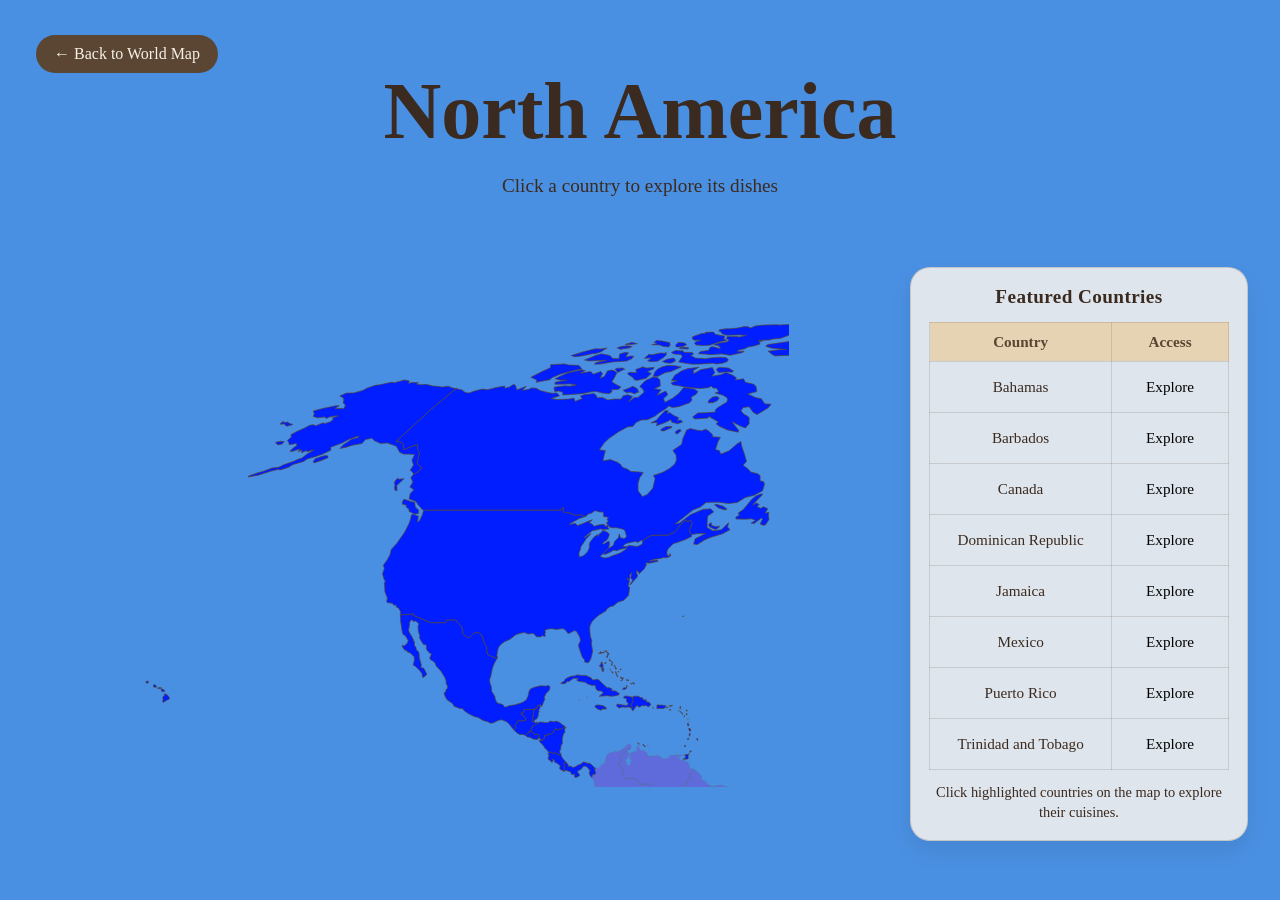
<file: northamerica.html>
<!DOCTYPE html>
<html lang="en">
<head>
  <meta charset="UTF-8">
  <meta name="viewport" content="width=device-width, initial-scale=1.0">
  <title>North America</title>
  <link rel="stylesheet" href="styles.css">

  <style>
  .legend-table th {
	background-color: #e6d3b3;
	color: #5a4632;
	padding: 10px;
  }
  
  .legend-table .explore-link {
	color: #000;
	text-decoration: none;
	display: inline-block;
 	border-radius: 999px;
	background: transparent;
	padding: 6px 12px;
	transition: all 0.25s ease;
  }
 
 .legend-table .explore-link:hover {
	background-color: #23199b;
	text-decoration: none;
	color: white !important;
	transform: translateY(-1px);
  }
  
  .legend-table .explore-link:visited {
	color: #000;
  }

  </style>

</head>
<body>

  <div class="hero northamerica-hero">
    <a href="index.html" class="back-button">← Back to World Map</a>
    <h1 style="font-family: Cinzel, serif; font-size: 80px">North America</h1>
    <p>Click a country to explore its dishes</p>
  </div>

<div class="continent-content">  
 <div class="map-panel">
  <div class="northamerica-map-frame">
    <div class="northamerica-map-inner">

<?xml version="1.0"?>
<!--
*************Map created by Simplemaps.com********************		
*************Attribution is highly appreciated!***************
*************http://simplemaps.com****************************

The MIT License (MIT)

Copyright (c) 2020 Pareto Softare, LLC DBA Simplemaps.com

Permission is hereby granted, free of charge, to any person obtaining a copy
of this software and associated documentation files (the "Software"), to deal
in the Software without restriction, including without limitation the rights
to use, copy, modify, merge, publish, distribute, sublicense, and/or sell
copies of the Software, and to permit persons to whom the Software is
furnished to do so, subject to the following conditions:

The above copyright notice and this permission notice shall be included in
all copies or substantial portions of the Software.

THE SOFTWARE IS PROVIDED "AS IS", WITHOUT WARRANTY OF ANY KIND, EXPRESS OR
IMPLIED, INCLUDING BUT NOT LIMITED TO THE WARRANTIES OF MERCHANTABILITY,
FITNESS FOR A PARTICULAR PURPOSE AND NONINFRINGEMENT. IN NO EVENT SHALL THE
AUTHORS OR COPYRIGHT HOLDERS BE LIABLE FOR ANY CLAIM, DAMAGES OR OTHER
LIABILITY, WHETHER IN AN ACTION OF CONTRACT, TORT OR OTHERWISE, ARISING FROM,
OUT OF OR IN CONNECTION WITH THE SOFTWARE OR THE USE OR OTHER DEALINGS IN
THE SOFTWARE.

-->
<svg baseprofile="tiny" fill="#ececec" height="857" stroke="black" stroke-linecap="round" stroke-linejoin="round" stroke-width=".2" version="1.2" viewbox="0 0 2000 857" width="2000" xmlns="http://www.w3.org/2000/svg">
 <path d="M1383 261.6l1.5 1.8-2.9 0.8-2.4 1.1-5.9 0.8-5.3 1.3-2.4 2.8 1.9 2.7 1.4 3.2-2 2.7 0.8 2.5-0.9 2.3-5.2-0.2 3.1 4.2-3.1 1.7-1.4 3.8 1.1 3.9-1.8 1.8-2.1-0.6-4 0.9-0.2 1.7-4.1 0-2.3 3.7 0.8 5.4-6.6 2.7-3.9-0.6-0.9 1.4-3.4-0.8-5.3 1-9.6-3.3 3.9-5.8-1.1-4.1-4.3-1.1-1.2-4.1-2.7-5.1 1.6-3.5-2.5-1 0.5-4.7 0.6-8 5.9 2.5 3.9-0.9 0.4-2.9 4-0.9 2.6-2-0.2-5.1 4.2-1.3 0.3-2.2 2.9 1.7 1.6 0.2 3 0 4.3 1.4 1.8 0.7 3.4-2 2.1 1.2 0.9-2.9 3.2 0.1 0.6-0.9-0.2-2.6 1.7-2.2 3.3 1.4-0.1 2 1.7 0.3 0.9 5.4 2.7 2.1 1.5-1.4 2.2-0.6 2.5-2.9 3.8 0.5 5.4 0z" id="AF" name="Afghanistan">
 </path>
 <path class="Angola" d="M 1121.2 572 1121.8 574 1121.1 577.1 1122 580.1 1121.1 582.5 1121.5 584.7 1109.8 584.6 1109 605.1 1112.6 610.3 1116.2 614.3 1105.8 616.9 1092.3 616 1088.5 613 1065.8 613.2 1065 613.7 1061.7 610.8 1058.1 610.6 1054.7 611.7 1052 612.9 1051.5 608.9 1052.4 603.2 1054.4 597.3 1054.7 594.6 1056.6 588.8 1058 586.2 1061.3 582 1063.2 579.1 1063.8 574.4 1063.5 570.7 1061.9 568.4 1060.4 564.5 1059.1 560.7 1059.4 559.3 1061.1 556.8 1059.5 550.6 1058.3 546.3 1055.5 542.2 1056.1 541 1058.4 540.1 1060.1 540.2 1062.1 539.5 1078.8 539.6 1080.1 544.3 1081.7 548.2 1083 550.3 1085.1 553.6 1088.9 553.1 1090.7 552.2 1093.8 553.1 1094.7 551.5 1096.2 547.8 1099.7 547.5 1100 546.4 1102.9 546.4 1102.4 548.7 1109.2 548.6 1109.3 552.7 1110.4 555.1 1109.5 559 1109.9 563 1111.7 565.4 1111.3 573 1112.7 572.4 1115.1 572.6 1118.6 571.6 1121.2 572 Z">
 </path>
 <path class="Angola" d="M 1055.3 539 1053.8 534.2 1056.1 531.4 1057.8 530.3 1059.9 532.5 1057.9 533.9 1056.9 535.5 1056.7 538.3 1055.3 539 Z">
 </path>
 <path d="M1088 228l0.4 1.2 1.4-0.6 1.2 1.7 1.3 0.7 0.6 2.3-0.5 2.2 1 2.7 2.3 1.5 0.1 1.7-1.7 0.9-0.1 2.1-2.2 3.1-0.9-0.4-0.2-1.4-3.1-2.2-0.7-3 0.1-4.4 0.5-1.9-0.9-1-0.5-2.1 1.9-3.1z" id="AL" name="Albania">
 </path>
 <path d="M1296.2 336.7l1.3 5.1-2.8 0 0 4.2 1.1 0.9-2.4 1.3 0.2 2.6-1.3 2.6 0 2.6-1 1.4-16.9-3.2-2.7-6.6-0.3-1.4 0.9-0.4 0.4 1.8 4.2-1 4.6 0.2 3.4 0.2 3.3-4.4 3.7-4.1 3-4 1.3 2.2z" id="AE" name="United Arab Emirates">
 </path>
 <path class="Argentina" d="M 669.1 851.7 666.1 851.5 661.1 851.5 655.1 837.9 658.2 840.7 662.5 845.3 670.3 849 677.6 850.5 676.8 853.5 672.4 853.8 669.1 851.7 Z">
 </path>
 <path class="Argentina" d="M 638.6 644.7 649.9 655.1 654.5 656.1 661.8 660.9 667.7 663.4 668.8 666.2 664.6 676 670.4 677.7 676.7 678.7 680.9 677.7 685.2 672.7 685.5 667.1 688.1 665.8 691.3 669.6 691.7 674.7 687.5 678.2 684.2 680.8 678.9 687.1 672.9 695.8 672.4 701 672 707.6 673.2 714 672.3 715.4 672.7 719.5 673 722.9 680.8 728.4 681 732.8 684.9 735.6 685.2 738.7 681.9 746.9 674.9 750.4 664.7 751.7 658.7 751 660.8 754.9 660.9 759.6 662.7 762.8 660.2 765.1 655.1 766 649.5 763.6 648 765.3 650.5 771.6 654.5 773.5 656.8 771.5 659.3 774.8 655.1 776.8 652.2 780.8 653.4 787.1 653.3 790.5 648.5 790.5 645.5 793.7 645.6 798.5 652.1 803.1 657.3 804.3 657.5 810 652.9 813.5 652.3 820.8 648.8 823.2 647.9 826.1 652.1 832.6 656.7 836.1 654.6 835.8 649.7 834.8 637.6 834 634.1 830.4 632.2 825.8 629.1 826.2 626.5 823.9 623.4 817.4 626.1 814.6 626.2 810.7 624.4 807.5 625.1 802.1 624 793.8 622.2 790.1 624 788.9 622.6 786.5 619.8 785.3 620.6 782.6 617.5 780.2 613.8 772.9 615.5 771.6 612.2 763.8 611.4 757.3 611.2 751.6 613.7 749.3 610.4 743 608.8 737.2 611.8 733 610.4 727.6 612 721.4 610.6 715.5 609 714.3 604.1 703.2 606.2 696.6 604.5 690.4 605.4 684.5 608 678.5 611.3 674.5 609.3 672 610.1 669.9 608.5 659.2 614.1 656.1 615.3 649.4 614.4 647.8 618.4 642 625.9 643.6 629.6 648.2 631.2 643 637.6 643.3 638.6 644.7 Z">
 </path>
 <path d="M1230.8 253l-1.8 0.2-2.8-3.7-0.2-1-2.3 0-1.9-1.7-1 0.1-2.4-1.8-4.2-1.6-0.1-3.1-1.3-2.2 7-1 1.4 1.6 2.2 1.1-0.7 1.6 3.2 2.2-1.1 2.1 2.6 1.7 2.5 1 0.9 4.5z" id="AM" name="Armenia">
 </path>
 <path class="Australia" d="M 1743 763.6 1746.7 765.8 1750 764.9 1754.9 763.7 1757.7 764.1 1753.2 771.7 1749.9 773.8 1745.9 779 1745.3 777.2 1738.7 781.6 1737.9 781.3 1734.9 781.1 1735.4 775.7 1737.4 771.5 1738 765.9 1740 763 1743 763.6 Z">
 </path>
 <path class="Australia" d="M 1793.5 590.2 1794.7 595.2 1798.7 592.8 1800.1 595.5 1802.4 598 1801.3 600.9 1801.5 606.4 1801.7 609.6 1803 610.4 1803.4 615.9 1802.2 619.2 1803 623.5 1808.4 626.9 1811.6 629.9 1814.8 632.7 1813.7 634.3 1816 638.3 1816.5 645.3 1819.1 643.9 1820.6 646.6 1822.2 645.7 1821.5 652.5 1824.4 656.4 1826.3 658.8 1829.1 664 1829.1 669.2 1828.1 672.9 1826.3 676.8 1827 682.3 1824.5 688 1822.4 691 1818.6 696.7 1817.1 700.4 1814 705 1809 710.8 1803.5 714 1799.1 718.9 1795.8 722.1 1791.4 727.6 1787.7 730.8 1783.8 735.6 1780.7 740 1779.9 742.1 1775.6 744.3 1769.5 744.5 1763.2 747.2 1759.4 749.6 1754.6 752.4 1751.9 749.5 1749.3 748.4 1751.9 745.1 1748.4 746.3 1741.2 750.9 1737.6 749.2 1735.2 748.2 1732.4 747.7 1728.3 745.9 1727 741.9 1728.5 737.1 1728.9 733.8 1727.5 731.2 1722.8 730.5 1726 727.3 1726.9 722.6 1722.2 727 1716.9 728.2 1721.4 724.7 1723.9 721 1727.4 717.8 1729 713.1 1722.2 718.5 1717.9 720.7 1713.6 725.8 1710.6 723.2 1712.3 719.8 1710.9 715.1 1709.1 712.7 1710.7 711.2 1705.4 707.3 1701.6 707.2 1697.6 704 1687.7 704.6 1679.8 706.9 1672.9 709.1 1667.9 708.7 1660.9 712 1655.6 713.4 1653.3 716.8 1650.3 719.4 1645.6 719.6 1642 720.1 1637.8 719 1633.6 719.7 1629.8 720 1625.3 723.4 1623.8 723.1 1620.4 724.9 1617 726.9 1613.2 726.7 1609.7 726.7 1605.6 722.6 1603.2 721.4 1604.7 717.7 1607.6 716.8 1609.1 715.4 1609.7 713.1 1612 708.6 1612.7 704.8 1612 698.3 1612.2 694.6 1613.6 691 1612.7 686.8 1613 684.9 1611.3 682.3 1612 677.3 1610.1 672.2 1610 669.5 1611.8 672.3 1611.3 666.3 1613.6 668.2 1614.7 670.7 1615.3 667.4 1613.7 662.3 1613.6 660.3 1612.8 658.4 1614.1 654.7 1615.6 653.1 1616.9 649.9 1617 646.1 1620.1 641.5 1619.7 646.4 1622.8 642 1627.7 639.8 1630.9 637.1 1635.6 634.7 1638.2 634.2 1639.6 635 1644.4 632.6 1647.9 631.9 1649 630.5 1650.5 629.9 1653.6 630.1 1659.8 628.2 1663.3 625.3 1665.3 621.9 1669.2 618.7 1669.9 616.1 1670.6 612.6 1675.5 607.1 1676.9 612.7 1679.5 611.4 1678 608.4 1680.3 605.3 1682.5 606.7 1684 601.8 1687.5 598.6 1689.3 596.1 1692.2 595 1692.6 593.2 1694.9 593.9 1695.3 592.3 1697.9 591.4 1700.7 590.5 1704.4 593.5 1707 597.3 1710.5 597.3 1714 597.9 1713.3 594.4 1716.8 589.3 1719.5 587.6 1718.9 586 1721.8 582.3 1725.5 580 1728.2 580.8 1733.1 579.6 1733.4 576.3 1729.5 574.2 1732.6 573.3 1736.2 574.9 1738.9 577.5 1743.4 579.1 1745.1 578.5 1748.4 580.5 1751.9 578.6 1753.9 579.2 1755.4 577.9 1757.6 581.1 1755.6 584.6 1753.1 587.2 1751.2 587.4 1751.5 589.9 1749.3 593.1 1746.8 596.3 1747 598.1 1750.8 601.7 1754.8 603.7 1757.3 605.9 1760.6 609.7 1762.2 609.7 1764.8 611.4 1765.3 613.4 1770.2 615.5 1774.3 613.3 1776.1 609.9 1777.8 607 1779.1 603.5 1781.7 598.4 1781.5 595.3 1782.2 593.4 1782.1 589.8 1783.5 584.9 1784.8 583.6 1784.2 581.5 1786 578.1 1787.5 574.6 1787.9 572.7 1790.2 570.3 1791.5 573.5 1791.4 577.5 1792.7 578.3 1792.6 581 1794.2 584.2 1794.1 587.9 1793.5 590.2 Z">
 </path>
 <path d="M1070.6 190.8l-0.3 0.8 0.7 2.1-0.2 2.6-2.8 0 1.1 1.4-1.3 4-0.9 1.1-4.4 0.1-2.4 1.5-4.2-0.5-7.3-1.7-1.3-2.1-4.9 1.1-0.5 1.2-3.1-0.9-2.6-0.2-2.3-1.2 0.7-1.5-0.2-1.1 1.4-0.3 2.7 1.7 0.6-1.7 4.4 0.3 3.5-1.1 2.4 0.2 1.7 1.3 0.4-1.1-1-4.1 1.7-0.8 1.6-2.9 3.8 2.1 2.6-2.6 1.7-0.5 4 1.9 2.3-0.3 2.4 1.2z" id="AT" name="Austria">
 </path>
 <path class="Azerbaijan" d="M 1229 253.2 1225.2 252.3 1222 249.4 1220.8 246.9 1221.8 246.8 1223.7 248.5 1226 248.5 1226.2 249.5 1229 253.2 Z">
 </path>
 <path class="Azerbaijan" d="M 1235.3 236.2 1237.8 233.6 1241.3 236.9 1244.9 241.5 1247.4 241.8 1249.3 243.5 1245.1 244 1245.2 249 1244.8 251.2 1243.1 252.7 1243.9 255.8 1242.6 256.2 1238.7 252.8 1239.9 249.7 1238 247.8 1236.1 248.3 1230.8 253 1229.9 248.5 1227.4 247.5 1224.8 245.8 1225.9 243.7 1222.7 241.5 1223.4 239.9 1221.2 238.8 1219.8 237.2 1220.9 236.1 1225.1 238 1228 238.3 1228.6 237.6 1225.3 234.1 1226.5 233.3 1228 233.5 1232.3 237.3 1234.7 237.8 1235.3 236.2 Z">
 </path>
 <path d="M1154.9 530.4l-0.6 0.1 0-0.3-2-6.1-0.01-0.06-0.09-1.04-1.4-2.9 3.5 0.5 1.7-3.7 3.1 0.4 0.3 2.5 1.2 1.5 0 2.1-1.4 1.3-2.3 3.4-2 2.3z" id="BI" name="Burundi">
 </path>
 <path d="M1016.5 177.1l-0.4 4.2-1.3 0.2-0.4 3.5-4.4-2.9-2.5 0.5-3.5-2.9-2.4-2.5-2.2-0.1-0.8-2.2 3.9-1.2 3.6 0.5 4.5-1.3 3.1 2.7 2.8 1.5z" id="BE" name="Belgium">
 </path>
 <path d="M1006.7 427l-0.2 2.1 1.3 3.8-1.1 2.6 0.6 1.7-2.8 4-1.7 2-1.1 4 0.2 4.1-0.3 10.3-4.7 0.8-1.4-4.4 0.3-14.8-1.2-1.3-0.2-3.2-2-2.2-1.7-1.9 0.7-3.4 2-0.7 1.1-2.8 2.8-0.6 1.2-1.9 1.9-1.9 2 0 4.3 3.7z" id="BJ" name="Benin">
 </path>
 <path d="M988.5 406l-0.5 3.1 0.8 2.9 3.1 4.2 0.2 3.1 6.5 1.5-0.1 4.4-1.2 1.9-2.8 0.6-1.1 2.8-2 0.7-4.9-0.1-2.6-0.5-1.8 1-2.5-0.5-9.8 0.3-0.2 3.7 0.8 4.8-3.9-1.6-2.6 0.2-2 1.6-2.5-1.3-1-2.2-2.5-1.4-0.4-3.7 1.6-2.7-0.2-2.2 4.5-5.3 0.9-4.4 1.5-1.6 2.7 0.9 2.4-1.3 0.8-1.7 4.3-2.8 1.1-2 5.3-2.7 3.1-0.9 1.4 1.2 3.6 0z" id="BF" name="Burkina Faso">
 </path>
 <path d="M1500.6 360.3l0.6 4.6-2.1-1 1.1 5.2-2.1-3.3-0.8-3.3-1.5-3.1-2.8-3.7-5.2-0.3 0.9 2.7-1.2 3.5-2.6-1.3-0.6 1.2-1.7-0.7-2.2-0.6-1.6-5.3-2.6-4.8 0.3-3.9-3.7-1.7 0.9-2.3 3-2.4-4.6-3.4 1.2-4.4 4.9 2.8 2.7 0.3 1.2 4.5 5.4 0.9 5.1-0.1 3.4 1.1-1.6 5.4-2.4 0.4-1.2 3.6 3.6 3.4 0.3-4.2 1.5 0 4.4 10.2z" id="BD" name="Bangladesh">
 </path>
 <path d="M1132.6 221.6l-2.3 2.6-1.3 4.5 2.1 3.6-4.6-0.8-5 2 0.3 3.2-4.6 0.6-3.9-2.3-4 1.8-3.8-0.2-0.8-4.2-2.8-2.1 0.7-0.8-0.6-0.8 0.6-2 1.8-2-2.8-2.7-0.7-2.4 1.1-1.4 1.8 2.6 1.9-0.4 4 0.9 7.6 0.4 2.3-1.6 5.9-1.5 4 2.3 3.1 0.7z" id="BG" name="Bulgaria">
 </path>
 <path d="M1083 214.3l1.9-0.1-1.1 2.8 2.7 2.5-0.5 2.9-1.1 0.3-0.9 0.6-1.6 1.5-0.4 3.5-4.8-2.4-2.1-2.7-2.1-1.4-2.5-2.4-1.3-1.9-2.7-3 0.8-2.6 2 1.5 1-1.4 2.3-0.1 4.5 1.1 3.5-0.1 2.4 1.4z" id="BA" name="Bosnia and Herzegovina">
 </path>
 <path d="M1141.6 162.7l-3.9-0.2-0.8 0.6 1.5 2 2 4-4.1 0.3-1.3 1.4 0.3 3.1-2.1-0.6-4.3 0.3-1.5-1.5-1.7 1.1-1.9-0.9-3.9-0.1-5.7-1.5-4.9-0.5-3.8 0.2-2.4 1.6-2.3 0.3-0.5-2.8-1.9-2.8 2.8-1.3-0.4-2.4-1.7-2.3-0.6-2.7 4.7 0 4.8-2.3 0.5-3.4 3.6-2-1-2.7 2.7-1 4.6-2.3 5.3 1.5 0.9 1.5 2.4-0.7 4.8 1.4 1.1 2.9-0.7 1.6 3.8 4 2.1 1.1 0 1.1 3.4 1.1 1.7 1.6-1.6 1.3z" id="BY" name="Belarus">
 </path>
 <path d="M487.8 399.8l-1.7 0 1.3-7.2 0.7-5.1 0.1-1 0.7-0.3 0.9 0.8 2.5-3.9 1.1-0.1-0.1 1 1 0-0.3 1.8-1.3 2.7 0.4 1-0.9 2.3 0.3 0.6-1 3.3-1.3 1.7-1.1 0.2-1.3 2.2z" id="BZ" name="Belize">
 </path>
 <path d="M662.5 631.4l-0.3-2-5.4-3.3-5.2-0.1-9.6 1.9-2.1 5.6 0.2 3.5-1.5 7.7-1-1.4-6.4-0.3-1.6 5.2-3.7-4.6-7.5-1.6-4 5.8-3.9 0.9-3.1-8.9-3.7-7.2 1.1-6.2-3.2-2.7-1.2-4.6-3.2-4.4 2.9-6.9-2.9-5.4 1.1-2.2-1.2-2.4 1.9-3.2-0.3-5.4 0-4.6 1.1-2.1-5.5-10.4 4.2 0.6 2.9-0.2 1.1-1.9 4.8-2.6 2.9-2.4 7.3-1.1-0.4 4.8 0.9 2.5-0.3 4.3 6.5 5.7 6.4 1.1 2.3 2.4 3.9 1.3 2.5 1.8 3.5 0 3.4 1.9 0.5 3.7 1.2 1.9 0.3 2.7-1.7 0.1 2.8 7.5 10.7 0.3-0.5 3.7 0.8 2.5 3.2 1.8 1.7 4-0.6 5.1-1.3 2.8 0.8 3.6-1.6 1.4z" id="BO" name="Bolivia">
 </path>
 <path d="M665.8 489.6l3.1 0.6 0.6-1.4-1-1.2 0.6-1.9 2.3 0.6 2.7-0.7 3.2 1.4 2.5 1.3 1.7-1.7 1.3 0.2 0.8 1.8 2.7-0.4 2.2-2.5 1.8-4.7 3.4-5.9 2-0.3 1.3 3.6 3 11.2 3.1 1.1 0.1 4.4-4.3 5.3 1.7 1.9 10.1 1 0.2 6.5 4.3-4.2 7.1 2.3 9.5 3.9 2.8 3.7-0.9 3.6 6.6-2 11 3.4 8.5-0.2 8.4 5.3 7.4 7.2 4.4 1.8 4.8 0.3 2.1 2 2 8.2 1.1 3.9-2.1 10.6-2.7 4.2-7.7 8.9-3.4 7.3-4 5.5-1.4 0.2-1.3 4.7 0.9 12-1.1 9.9-0.3 4.2-1.6 2.6-0.5 8.6-5.2 8.3-0.5 6.7-4.3 2.7-1.1 3.9-6 0-8.5 2.4-3.7 2.9-6 1.9-6.1 5.1-4.1 6.4-0.3 4.8 1.3 3.5-0.3 6.5-0.8 3.1-3.4 3.6-4.5 11.3-4 5-3.2 3.1-1.5 6.1-2.9 3.6-2.1-3.6 1.8-3.1-3.8-4.3-4.8-3.6-6.3-4.1-1.9 0.2-6.3-5-3.4 0.7 6-8.7 5.3-6.3 3.3-2.6 4.2-3.5-0.4-5.1-3.2-3.8-2.6 1.3 0.7-3.7 0.3-3.8-0.3-3.6-2.1-1.1-2 1-2.1-0.3-0.8-2.4-1.1-5.9-1.2-1.9-3.9-1.8-2.2 1.3-5.9-1.3-0.4-8.7-2-3.5 1.6-1.4-0.8-3.6 1.3-2.8 0.6-5.1-1.7-4-3.2-1.8-0.8-2.5 0.5-3.7-10.7-0.3-2.8-7.5 1.7-0.1-0.3-2.7-1.2-1.9-0.5-3.7-3.4-1.9-3.5 0-2.5-1.8-3.9-1.3-2.3-2.4-6.4-1.1-6.5-5.7 0.3-4.3-0.9-2.5 0.4-4.8-7.3 1.1-2.9 2.4-4.8 2.6-1.1 1.9-2.9 0.2-4.2-0.6-3.2 1.1-2.6-0.7-0.1-9.7-4.4 3.7-5-0.1-2.3-3.5-3.8-0.3 1-2.8-3.3-3.9-2.6-5.8 1.5-1.1-0.2-2.8 3.4-1.8-0.7-3.5 1.4-2.2 0.3-3 6.3-4.4 4.6-1.2 0.8-1 5.1 0.3 2.2-17.6 0.1-2.8-0.9-3.6-2.6-2.4 0.1-4.7 3.2-1 1.1 0.7 0.2-2.5-3.3-0.7 0-4 11 0.2 1.9-2.3 1.6 2.1 1 3.8 1.1-0.8 3.1 3.4 4.4-0.4 1.1-2 4.2-1.5 2.4-1.1 0.7-2.7 4.1-1.8-0.3-1.4-4.8-0.5-0.7-4.1 0.3-4.3-2.5-1.6 1.1-0.6 4.1 0.8 4.5 1.6 1.7-1.5 4.1-1 6.4-2.4 2.1-2.5-0.7-1.8 3-0.2 1.2 1.4-0.8 2.9 2 0.9 1.2 3-1.6 2.3-1 5.4 1.4 3.3 0.3 3 3.5 3 2.8 0.3 0.6-1.3 1.8-0.3 2.6-1.1 1.8-1.7 3.2 0.6 1.3-0.3z" id="BR" name="Brazil">
 </path>
 <path d="M1633.1 472.8l2.2-2.4 4.6-3.6-0.1 3.2-0.1 4.1-2.7-0.2-1.1 2.2-2.8-3.3z" id="BN" name="Brunei Darussalam">
 </path>
 <path d="M1488.8 323.5l2.6 2.1 0.5 3.9-4.5 0.2-4.7-0.4-3.2 1-5.5-2.5-0.4-1.2 2.6-4.8 2.6-1.6 4.3 1.4 2.9 0.2 2.8 1.7z" id="BT" name="Bhutan">
 </path>
 <path d="M1127.6 615.7l1.9 5.1 1.1 1.2 1.6 3.7 6.1 7 2.3 0.7-0.1 2.3 1.5 4.1 4.3 1 3.4 2.9-8.1 4.7-5.2 4.8-2 4.3-1.8 2.4-3 0.5-1.2 3.1-0.6 2-3.6 1.4-4.5-0.3-2.5-1.8-2.3-0.7-2.8 1.4-1.5 3.1-2.7 1.9-2.8 2.9-4 0.7-1.1-2.3 0.6-3.9-3-6.1-1.4-1 0.6-18.7 5.5-0.2 0.8-22.9 4.2-0.2 8.7-2.3 2 2.7 3.7-2.5 1.7 0 3.2-1.5 1 0.5z" id="BW" name="Botswana">
 </path>
 <path d="M1121.3 446.5l3.9 2.5 3.1 2.6 0.1 2.1 3.9 3.3 2.4 2.8 1.4 3.8 4.3 2.6 0.9 2-1.8 0.7-3.7-0.1-4.2-0.7-2.1 0.5-0.9 1.6-1.8 0.2-2.2-1.4-6.3 3.2-2.6-0.6-0.8 0.5-1.6 3.9-4.3-1.3-4.1-0.6-3.6-2.4-4.7-2.2-3 2.1-2.2 3.2-0.5 4.5-3.6-0.3-3.9-1.1-3.3 3.4-3 6-0.6-1.9-0.3-2.9-2.6-2.1-2.1-3.3-0.5-2.3-2.7-3.4 0.5-1.9-0.6-2.7 0.4-5 1.4-1.1 2.8-6.5 4.6-0.5 1-1.7 1 0.2 1.4 1.4 7.1-2.4 2.4-2.5 2.9-2.3-0.6-2.2 1.6-0.6 5.5 0.4 5.2-3 4-7 2.8-2.6 3.6-1.1 0.7 2.7 3.3 4 0 2.7-0.8 2.6 0.4 2 1.9 1.9 0.5 0.3z" id="CF" name="Central African Republic">
 </path>
 <path class="Canada" d="M 665.9 203.6 669.3 204.5 674 204.3 670.7 206.9 668.7 207.3 663.2 204.6 662.6 202.5 665.1 200.6 665.9 203.6 Z">
 </path>
 <path class="Canada" d="M 680.3 187.6 677.9 187.7 672.1 185.8 668.6 182.8 670.5 182.3 676.4 183.9 680.6 186.5 680.3 187.6 Z">
 </path>
 <path class="Canada" d="M 372.4 191.3 369.3 192.2 363 189.4 363 187.2 360.1 185 360.4 183.2 356.1 182.1 356.7 178.7 358.2 177.3 362.3 178.6 364.7 179.6 368.8 180.2 369 182.4 369.4 185.3 372.6 187.9 372.4 191.3 Z">
 </path>
 <path class="Canada" d="M 711.5 177.8 706.5 183.2 710.4 181.1 713.3 182.5 710.9 184.6 714.7 186.3 717.5 184.8 721.8 186.7 719 191.3 722.8 190.2 722.5 193.5 723 197.4 719.4 203 717 203.2 714.1 202 716.6 196.9 715.4 196.1 708.1 201.5 705.1 201.3 709.5 198.3 705.1 196.8 699.6 197.2 690 197 689.8 195.2 693.6 192.9 691.9 191.3 697.3 187.5 705.5 177.6 709.7 174.1 714.7 172 716.8 172.2 715.3 173.9 711.5 177.8 Z">
 </path>
 <path class="Canada" d="M 351.5 156.4 353 157.2 358 156.7 350.8 163.6 351.1 168.6 349.2 168.6 348.5 165.8 349 162.9 348.2 161 349.5 158.3 351.5 156.4 Z">
 </path>
 <path class="Canada" d="M 634.9 108.9 631.3 111.9 629.6 111.4 629.5 109.7 629.9 109.3 632.7 107.6 634.4 107.7 634.9 108.9 Z">
 </path>
 <path class="Canada" d="M 625.2 105.7 618 108.9 615 108.7 615 107.2 620 104.5 626 104.6 625.2 105.7 Z">
 </path>
 <path class="Canada" d="M 622.1 88.9 621.2 91.4 623.9 90.5 625.4 92 628.9 94 632.7 95.7 631.3 98.4 634.8 98 636.7 99.9 631.7 101.7 625.8 100.3 625 97.7 618.7 100.8 610.5 103.7 611.2 100.4 604.9 100.9 610.6 98.1 614.2 93.6 619.3 88.5 622.1 88.9 Z">
 </path>
 <path class="Canada" d="M 667 80.6 662.1 80.9 662.8 78.2 666.6 75.1 670.9 74.4 673.2 75.9 671.7 78.2 670.8 79 667 80.6 Z">
 </path>
 <path class="Canada" d="M 592.5 69.9 588.4 71.8 584.2 70.2 580.3 70.7 576.9 68.3 581.9 66.6 586.8 64.3 589.8 65.8 591.4 66.8 591.8 67.8 592.5 69.9 Z">
 </path>
 <path class="Canada" d="M 645.5 212.5 643.3 208.9 646.2 200.4 644.6 198.6 640.9 199.6 639.8 198 634.3 202.7 631.1 207.6 628.3 210.5 625.8 211.5 624.1 211.8 623 213.3 613.7 213.3 605.9 213.4 603.2 214.5 596.4 218.9 596.4 218.8 595.5 218.4 593.5 219.3 591.6 220.6 589.8 219.5 585.1 220.3 581.2 221.2 579.3 222 577 224.1 578.8 224.8 580.5 224.4 580.8 224.4 580.5 226.3 575.7 227 572.9 227.8 571.2 228.8 568.6 228.2 567 228.5 564.1 230.3 559.5 232.3 556.8 231.9 558.8 229.7 562.5 226.2 566.6 224.1 567.7 222.3 568.6 219.3 572.4 215.8 573.3 211.8 574.4 215.7 578.2 216.6 580.6 214.5 579.2 209.7 578.3 207.7 574.3 206.5 570.5 205.8 566.6 205.8 563.2 205 562.8 203.6 561.4 204.5 560.2 204.3 562.1 202.2 560.3 201.4 562.2 199 561 197.2 562.7 195.4 557.5 194.5 557.4 190.9 556.6 190.1 553.3 189.9 549.2 188.7 547.7 189.5 545.9 191 542.6 192 539.5 194.5 534.1 192.8 529.7 193.6 525.8 191.7 521.2 190.7 517.9 190.3 516.9 189.3 517.8 185.9 516.1 185.9 514.8 188.3 504.6 188.3 487.6 188.3 470.8 188.3 455.9 188.3 441.1 188.3 426.4 188.3 411.3 188.3 406.5 188.3 391.8 188.3 377.7 188.3 377 188.3 371.6 182.2 370 179.5 363 176.9 364.3 171.4 367.9 167.7 363.8 165 366.9 160.1 364.8 155.7 367.3 152.5 372.4 149.6 375.6 145.8 371 142 372.4 135.1 373.5 130.9 371.9 128.2 371.1 125.8 371.7 122.7 365.2 124.6 357.6 127.9 357.3 124.1 356.8 121.5 354 119.9 349.8 119.7 385.4 87 410 66.6 416 67.9 419.3 70.5 423 71 429.3 68.8 436.3 67.1 441.6 67.7 450.5 65.4 458.7 64.1 458.9 66.3 463.4 65 467.3 62.5 469.4 63.1 470.8 67.9 480.3 64.2 476.4 68.3 482.4 67.4 485.6 65.9 490.2 66.2 494.1 68.4 501.6 70.4 506.3 71.3 510.7 71 513.6 73.8 505.1 76.5 511.5 77.6 523.4 77 527.8 76 529.2 79.3 536.3 76.6 534.2 74.2 538.7 72.4 543.9 72.1 547.8 71.6 549.9 72.9 551.4 75.8 556.4 75.4 561.7 77.9 568.9 77 574.9 77.1 577.3 73.7 581.8 72.8 586.7 74.6 582.4 79.8 588.6 75.4 591.8 75.6 598.2 70.1 596.6 66.8 593.7 64.6 599.2 58.7 607.4 54.9 611.9 55.8 613.9 58.1 614.3 64.1 608.5 66.7 615.2 67.8 610.8 73.3 619.7 69.1 621.9 72.6 617.6 76.6 618.9 80.3 626.2 76.4 632.7 71.6 637.4 65.7 642.9 66.1 648.3 66.9 651.9 69.6 650.2 72.3 645.1 75.2 646 78.1 643.6 80.8 632.7 84.7 626.2 85.6 623 83.9 619.7 86.7 612.3 91.4 609.3 93.9 601.6 97.7 595.1 98.1 590 100.5 587.1 104.3 581.4 105 572.7 109.7 563.3 116.2 558.3 120.8 553.4 127.7 559.4 128.7 557.9 134.2 557.1 138.8 564.4 137.6 571.4 140.2 574.7 142.5 576.4 145.3 581.3 147 584.9 149.5 592.5 149.9 597.3 150.5 593.7 155.7 592 161.8 592.1 168.7 596.5 174.6 601.2 172.6 606.8 166.2 609.1 156.6 607.4 153.4 616.4 150.5 623.9 146.3 628.7 142.1 630.4 138.1 630 133 626.8 128.5 635.7 122.3 636.7 117 640.6 108 644.4 106.6 651.1 108.2 655.3 108.8 659.8 107.2 662.9 109.2 666.5 112.6 666.7 114.8 674.4 115.3 671.8 120.2 669.5 127.6 673.3 128.6 674.9 132.1 683.1 128.8 690.6 122.2 694.8 119.5 695.9 124.8 698.5 132.3 700.5 139.5 697.1 143.3 701.9 146.7 704.8 150.1 711.7 151.7 714.1 153.6 714.1 158.8 717.5 159.6 718.6 161.9 716.6 168.8 712.3 171.1 708.1 173.3 699.3 175.5 691.4 180.5 682.8 181.6 672.7 180.2 665.4 180.2 660.1 180.6 654.4 185.1 647 187.9 636.9 196.1 629 201.9 633.7 200.9 644.6 192.6 656.9 187.4 664.5 186.8 667.8 189.9 661.7 194.1 661.1 200.8 661.2 205.6 666.8 208.7 675.4 207.8 682.6 200.7 681.6 205.3 684.1 207.6 676.7 211.7 664.3 215.5 658.5 218 651.3 222.6 647.6 222.1 649.1 216.8 659.5 211.5 651.4 211.7 645.5 212.5 Z">
 </path>
 <path class="Canada" d="M 539 48.7 534.3 51.1 544.8 49.6 547.4 52.2 554.7 49.5 556.5 51.2 554.3 56.3 558.6 54.2 561.4 48.9 565.7 48.1 568.7 48.9 570.9 51 568.2 56.1 565.8 59.8 570 62.4 575 65 572.4 67.3 565.3 67.8 566.1 69.8 562.9 71.8 556.2 71 550.5 69.5 545.4 69.8 535.9 71.7 524.6 72.5 516.7 73 517 70.4 512.9 69 508.6 69.6 508 65.3 511.3 64.7 518.6 63.8 524.1 64.1 530.3 63.1 523.8 61.9 514.7 62.3 509 62.2 509 60.3 520.7 58.1 514.4 58.2 509 56.8 516.8 52.9 522 50.8 536.2 47.7 539 48.7 Z">
 </path>
 <path class="Canada" d="M 578.5 47.2 571.5 50.6 569.2 47 571.3 46.2 576.8 46 578.5 47.2 Z">
 </path>
 <path class="Canada" d="M 687.1 48.8 686.4 50.2 682.3 50.1 678.2 50 673.3 50.7 672.4 50.3 670.3 47.6 672 45.8 674.2 45.4 682.6 46 687.1 48.8 Z">
 </path>
 <path class="Canada" d="M 647.3 48.5 647.6 51.7 654.8 47.6 666.5 45.5 668.8 50.8 665.6 54.2 674.6 52.7 679.9 50.6 686.7 53.2 690.4 55.7 689.3 58 697.5 56.8 699.4 60.2 707.8 62.3 710 64.4 710.9 69.5 701.8 72 709.5 75.6 715.4 76.8 718.7 81.8 725.2 82.2 721.9 86.1 711 92.6 707 90.2 703.2 84.8 697.3 85.5 695 88.8 697.7 92 702.2 94.6 703.2 96.1 703.1 101.8 699.5 105.9 694.8 104.3 686.2 99.8 689.8 104.7 692.6 108.2 692.3 110.2 681.4 107.9 673.8 104.5 670 101.8 672.4 100.1 667.6 97.2 662.9 94.5 662 96.1 648.9 97 646.5 95.1 651.9 90.9 660 90.8 669.3 90.1 669.1 88.1 672.2 85.3 681 79.9 681.4 77.4 680.9 75.6 676.2 72.9 669.1 71.1 672.6 69.7 670.6 66.3 667.2 66 665.3 64.2 662 65.8 654.1 66.5 640.1 65.3 632.7 63.7 626.8 62.9 624.9 61 631.2 58.6 625.5 58.6 628.8 53.3 635.9 48.7 641.9 46.6 653.1 45.2 647.3 48.5 Z">
 </path>
 <path class="Canada" d="M 596.9 45 600.5 46.1 608.1 45.4 607.6 46.9 601.5 49.4 605.3 51.6 600.1 56.3 591.7 58.3 588.3 57.9 587.4 55.9 581.5 51.9 583.2 50.2 590.6 50.8 589.7 47.5 596.9 45 Z">
 </path>
 <path class="Canada" d="M 619.5 50.5 611.7 54.4 607.3 54.2 609.1 49.6 611.7 47.1 615.9 44.9 621.1 43.5 629 43.7 635.2 44.9 625.1 49.5 619.5 50.5 Z">
 </path>
 <path class="Canada" d="M 503.7 57.7 490.2 60.3 490.8 58 484.8 55.2 489.2 53 496.7 49.2 504.3 45.8 504.7 42.7 518.7 41.9 522.9 43 532.4 43.3 534.3 44.7 535.9 46.9 529.4 48.2 515.5 51.8 506.3 55.5 503.7 57.7 Z">
 </path>
 <path class="Canada" d="M 628.9 39.3 624.8 41.2 619.6 40.8 616.4 39.5 620.9 37.3 627.8 35.9 629.2 37.7 628.9 39.3 Z">
 </path>
 <path class="Canada" d="M 620.1 30.6 620.3 32.9 617.5 35.4 611.7 39.2 604.8 39.7 601.6 38.9 605 36 598.4 36.3 602.7 32.5 606.5 32.7 614.2 31 619.1 31.3 620.1 30.6 Z">
 </path>
 <path class="Canada" d="M 580.7 33.2 580 34.9 584.4 34.1 588 34.3 585.7 36.8 580.6 39.1 566.7 39.9 554.4 42.1 548.4 42.2 549.9 40.6 560.6 38.3 542.7 38.9 538.5 38 550.2 33.2 555.6 31.8 563.9 33.5 566.8 36.4 572.9 36.8 573.6 32.1 579.4 30.3 582.5 30.8 580.7 33.2 Z">
 </path>
 <path class="Canada" d="M 636.4 28.8 638.7 30.4 646.1 30.4 647.5 32 644.7 33.8 647.8 34.9 649 36.1 653.9 36.3 659 36.7 666.1 35.7 674.2 35.2 680 35.6 682.3 37.5 681.3 39.5 677.7 40.9 671 42 666.7 41.3 654.9 42.1 646.9 42.2 641.3 41.6 632.7 40 634.3 37.2 636.4 34.8 635 32.6 628 32 625.4 30.5 629.2 28.5 636.4 28.8 Z">
 </path>
 <path class="Canada" d="M 560.7 26.2 554.9 29.9 549.6 31.6 545.8 31.8 535.9 33.9 528.8 34.7 525.2 33.6 536.9 29.9 549.1 26.8 554.6 26.9 560.7 26.2 Z">
 </path>
 <path class="Canada" d="M 641.9 26.8 640.1 26.9 633.5 26.6 634.2 25.3 641.4 25.4 643 26.2 641.9 26.8 Z">
 </path>
 <path class="Canada" d="M 583.1 25.9 574.3 27.3 571 25.8 576.1 24.3 582.1 23.8 586.2 24.5 583.1 25.9 Z">
 </path>
 <path class="Canada" d="M 590.9 21.7 585.2 22.6 579.2 22.6 580.2 21.9 585.9 20.6 587.6 20.8 590.9 21.7 Z">
 </path>
 <path class="Canada" d="M 637.7 24.2 631.1 25.2 629.5 24.1 630.1 22.4 632.3 20.5 636.7 20.7 638.4 21 640.7 22.6 637.7 24.2 Z">
 </path>
 <path class="Canada" d="M 623.9 23 622.8 24.9 617.5 24.4 613.5 22.9 605.7 22.7 611 21.4 608.2 20.3 610.4 18.5 616.5 19.1 624 20.8 623.9 23 Z">
 </path>
 <path class="Canada" d="M 678 16.9 680.7 18.4 674.2 19.7 663.6 23.2 656.8 23.5 650 22.9 648.4 21 650.5 19.4 654.8 18.2 648.2 18.2 646.2 16.7 646.6 14.8 651.5 12.9 655.6 11.6 659.6 11.3 659.3 10.3 667.6 10.1 669.2 12.3 673.9 13.2 678.7 14.1 678 16.9 Z">
 </path>
 <path class="Canada" d="M 757.2 2.9 765.9 3.2 772.6 3.7 777.8 4.7 776.7 5.7 766.9 7.4 757.9 8.2 753.9 9.1 761.4 9.1 750.9 11.6 744.1 12.8 734.8 16.3 726.7 17 723.6 18 712.3 18.4 716.7 19 713.4 19.8 714.1 22.1 709.1 23.7 702.2 25 698.7 26.8 692.1 28.3 691.6 29.4 698.1 29.2 697 30.4 684.3 33.3 675.8 31.9 664.1 32.7 659.1 32.1 652.3 31.8 654.4 29.5 662.4 28.4 664.4 25 667 24.7 674.5 26.7 672.8 23.7 667.9 22.8 672.9 21 680.5 19.9 683.3 18.3 680.3 16.6 681.4 14.4 690.8 14.5 693 15 700.3 13.4 693 12.9 680.4 13.2 676 11.8 675.2 10.1 672.7 8.9 673.8 7.6 679.8 6.8 684 6.7 691.4 6.1 698.2 4.6 702.1 4.8 704.5 5.9 709.5 3.9 714.7 3.3 721.2 2.9 731.6 2.7 732.9 3.1 743.2 2.5 750.2 2.7 757.2 2.9 Z">
 </path>
 <path d="M1034.4 197.5l0.2 1.1-0.7 1.5 2.3 1.2 2.6 0.2-0.3 2.5-2.1 1.1-3.8-0.8-1 2.5-2.4 0.2-0.9-1-2.7 2.2-2.5 0.3-2.2-1.4-1.8-2.7-2.4 1 0-2.9 3.6-3.5-0.2-1.6 2.3 0.6 1.3-1.1 4.2 0 1-1.3 5.5 1.9z" id="CH" name="Switzerland">
 </path>
 <path class="China" d="M 1602.2 381.9 1597.9 385 1593 383 1592 377.5 1594.2 374.6 1600 372.8 1603.3 372.9 1604.9 375.4 1602.9 378.2 1602.2 381.9 Z">
 </path>
 <path class="China" d="M 1625.6 185.5 1634.6 190 1640.6 195.8 1648.2 195.8 1650.8 193.4 1657.7 191.5 1659 197.2 1658.7 199.5 1661.5 206.3 1662.1 212.5 1655.2 211.4 1652.3 213.6 1657 219 1660.9 226.5 1658.4 226.6 1660.3 229.9 1654.8 226.1 1654.8 229.7 1648.4 232.4 1651.2 235.8 1646.6 235.5 1643 233.5 1641.9 238.1 1638 241.5 1635.9 245.6 1629.6 247.4 1627.2 250.4 1622.4 252.2 1623.7 249.2 1621.4 246.7 1623.4 242.4 1618.9 239.1 1615.5 241.3 1611.9 245.8 1610.6 249.9 1605.6 250.2 1604.3 253.2 1609.1 257.5 1613.9 258.6 1615.3 261.4 1620.4 263.3 1624.2 258.7 1630.1 261.2 1633.6 261.4 1635.9 264.7 1629.2 266.5 1628.2 270 1624.4 273.2 1623.5 277.7 1630.6 281.2 1635.2 287.5 1640.7 293.4 1646.2 298.3 1647.8 303.1 1645 304.9 1647.4 308.3 1651.3 310.3 1652.1 315.5 1652.2 320.6 1649.4 321.2 1647.3 328.1 1645 336.6 1641.6 344.2 1635.2 350.1 1628.6 355.6 1622.5 356.3 1619.6 359.1 1617.3 357.1 1614.8 360.2 1607.6 363.5 1601.8 364.4 1601.1 371.2 1598 371.6 1595.8 366.9 1596.7 364.5 1588.9 362.4 1586.5 363.5 1580.6 361.8 1577.5 359.2 1577.8 355.5 1572.5 354.3 1569.4 351.9 1565.3 355.3 1560 356.1 1555.6 356 1552.9 357.6 1550.2 358.5 1552.2 365.9 1549.2 365.7 1548.4 364.2 1547.9 361.5 1544.1 363.4 1541.5 362.2 1537 359.8 1537.8 354.5 1534.1 353.2 1531.7 347.3 1526.1 348.4 1525.4 340.8 1529.6 335.4 1528.7 330.1 1527.4 325.2 1524.7 323.7 1522 319.9 1518.9 320.4 1512.8 319.4 1514 316.7 1510.4 312.7 1507.2 315.4 1502.3 313.9 1496.9 317.9 1493 322.7 1488.8 323.5 1486 321.8 1483.1 321.6 1478.8 320.2 1476.2 321.8 1473.6 326.6 1472.1 321.5 1469 322.9 1462.5 322.2 1456 320.8 1451 317.9 1446.5 316.7 1444 313.6 1440.7 312.7 1434.3 308.5 1429.5 306.5 1427.6 308 1419 303.5 1412.8 299.5 1409.6 292.4 1413.7 293.3 1413.1 290 1410.1 286.7 1409.3 281.5 1401.6 273.9 1392.1 271.4 1389.2 266.4 1384.5 263.4 1383 261.6 1381.2 258 1380.7 255.5 1377 254 1375.5 254.7 1372.4 248.7 1373.5 247.3 1372.3 245.8 1376.4 242.8 1379.6 241.5 1385.4 242.4 1386 238.3 1392.4 237.6 1393.4 235 1400.3 231.6 1400.5 230.2 1398.8 226.5 1401.7 224.9 1392.9 213.9 1402 211.4 1404 210 1403 198.7 1413.8 200.8 1415.4 197.9 1412.9 191.7 1416.7 191.1 1418.6 186.9 1420.3 186.4 1423.6 190.8 1429.3 194.1 1437.5 196.4 1443.3 201.5 1444.7 208.8 1447.7 211.6 1454.2 212.7 1461.4 213.5 1469.4 217.5 1472.8 218.2 1477.8 224 1482.5 227.8 1488.1 227.6 1499.4 229.1 1505.8 228.2 1511.4 229.1 1520.8 233 1527 233 1530.3 234.9 1534.7 231.5 1541.9 229.3 1549.5 229.1 1554.4 226.9 1556.4 223.5 1558.8 221.3 1556.9 219.2 1554 216.8 1554.5 212.7 1557.7 213.3 1563.6 214.6 1566.8 211.2 1573.2 208.8 1574.5 204.6 1577 202.8 1583.8 202 1588.2 202.7 1587.4 200.5 1580.2 196.1 1575 194.1 1572.5 196.4 1567 195.4 1564.7 196.2 1561.9 193.7 1561.6 187.4 1561 182.7 1568.4 185.1 1572.8 181.2 1570.9 178.4 1570.7 171.9 1572 169.9 1569.5 166.5 1565.8 165.1 1567.5 162 1572.6 160.9 1578.8 160.7 1587.4 162.6 1593.4 164.8 1601.1 171 1604.9 173.7 1609.4 177.5 1615.6 183.5 1625.6 185.5 Z">
 </path>
 <path d="M955.9 435.2l2.5 1.4 1 2.2 2.5 1.3 2-1.6 2.6-0.2 3.9 1.6 1.5 9.2-2.4 5.3-1.5 7.3 2.4 5.5-0.2 2.6-2.6 0-3.9-1.2-3.7 0-6.7 1.2-3.9 1.8-5.6 2.4-1.1-0.2 0.4-5.3 0.6-0.8-0.2-2.5-2.4-2.7-1.8-0.4-1.6-1.8 1.2-2.9-0.5-3.1 0.2-1.8 0.9 0 0.4-2.8-0.4-1.3 0.5-0.9 2.1-0.7-1.4-5.2-1.3-2.6 0.5-2.2 1.1-0.5 0.8-0.6 1.5 1 4.4 0 1-1.8 1 0.1 1.6-0.7 0.9 2.7 1.3-0.8 2.4-1z" id="CI" name="Côte d'Ivoire">
 </path>
 <path d="M1072.8 454.2l-2.8 6.5-1.4 1.1-0.4 5 0.6 2.7-0.5 1.9 2.7 3.4 0.5 2.3 2.1 3.3 2.6 2.1 0.3 2.9 0.6 1.9-0.4 3.4-4.5-1.5-4.6-1.7-7.1-0.2-0.7-0.4-3.4 0.8-3.4-0.8-2.7 0.4-9.3-0.1 0.9-5.1-2.3-4.3-2.6-1-1.1-2.9-1.5-0.9 0.1-1.8 1.4-4.6 2.7-6.2 1.6 0 3.4-3.8 2.1-0.1 3.2 2.7 3.9-2.2 0.5-2.7 1.3-2.6 0.8-3.2 3-2.6 1.1-4.5 1.2-1.5 0.8-3.3 1.4-4.1 4.7-5 0.3-2.1 0.6-1.2-2.3-2.5 0.2-2.1 1.5-0.3 2.3 4.1 0.5 4.2-0.2 4.3 3.2 5.8-3.2 0-1.6 0.4-2.6-0.6-1.2 3 3.4 3.8 2.5 1.1 0.8 2.6 1.8 4.4-0.8 1.8z" id="CM" name="Cameroon">
 </path>
 <path d="M1141.3 468.2l3.5 5.3 2.6 0.8 1.5-1.1 2.6 0.4 3.1-1.3 1.4 2.7 5.1 4.3-0.3 7.5 2.3 0.9-1.9 2.2-2.1 1.8-2.2 3.3-1.2 3-0.3 5.1-1.3 2.5-0.1 4.8-1.6 1.8-0.2 3.8-0.8 0.5-0.6 3.6 1.4 2.9 0.1 1-1.2 10.3 1.5 3.6-1 2.7 1.8 4.6 3.4 3.5 0.7 3.5 1.6 1.7-0.3 1.1-0.9-0.3-7.7 1.1-1.5 0.8-1.7 4.1 1.2 2.8-1.1 7.6-0.9 6.4 1.5 1.2 3.9 2.5 1.6-1.2 0.2 6.9-4.3 0-2.2-3.5-2-2.8-4.3-0.9-1.2-3.3-3.5 2-4.4-0.9-1.9-2.9-3.5-0.6-2.7 0.1-0.3-2-1.9-0.1-2.6-0.4-3.5 1-2.4-0.2-1.4 0.6 0.4-7.6-1.8-2.4-0.4-4 0.9-3.9-1.1-2.4-0.1-4.1-6.8 0.1 0.5-2.3-2.9 0-0.3 1.1-3.5 0.3-1.5 3.7-0.9 1.6-3.1-0.9-1.8 0.9-3.8 0.5-2.1-3.3-1.3-2.1-1.6-3.9-1.3-4.7-16.7-0.1-2 0.7-1.7-0.1-2.3 0.9-0.8-2 1.4-0.7 0.2-2.8 1-1.6 2-1.4 1.5 0.7 2-2.5 3.1 0.1 0.3 1.8 2.1 1.1 3.4-4 3.3-3.1 1.4-2.1-0.1-5.3 2.5-6.2 2.6-3.3 3.7-3.1 0.7-2 0.1-2.4 0.9-2.2-0.3-3.7 0.7-5.7 1.1-4 1.7-3.4 0.3-3.9 0.5-4.5 2.2-3.2 3-2.1 4.7 2.2 3.6 2.4 4.1 0.6 4.3 1.3 1.6-3.9 0.8-0.5 2.6 0.6 6.3-3.2 2.2 1.4 1.8-0.2 0.9-1.6 2.1-0.5 4.2 0.7 3.7 0.1 1.8-0.7z" id="CD" name="Democratic Republic of the Congo">
 </path>
 <path d="M1090.9 479.3l-0.3 3.9-1.7 3.4-1.1 4-0.7 5.7 0.3 3.7-0.9 2.2-0.1 2.4-0.7 2-3.7 3.1-2.6 3.3-2.5 6.2 0.1 5.3-1.4 2.1-3.3 3.1-3.4 4-2.1-1.1-0.3-1.8-3.1-0.1-2 2.5-1.5-0.7-2.1-2.2-1.7 1.1-2.3 2.8-4.6-6.8 4.3-3.6-2.1-4.2 2-1.6 3.8-0.8 0.4-2.9 3.1 3.1 5 0.3 1.7-3 0.7-4.3-0.6-5-2.7-3.8 2.5-7.5-1.4-1.2-4.2 0.5-1.6-3.3 0.4-2.8 7.1 0.2 4.6 1.7 4.5 1.5 0.4-3.4 3-6 3.3-3.4 3.9 1.1 3.6 0.3z" id="CG" name="Republic of Congo">
 </path>
 <path d="M584.4 426.2l-3.7 1.1-1.6 3.2-2.3 1.8-1.8 2.4-0.9 4.6-1.8 3.8 2.9 0.4 0.6 2.9 1.2 1.5 0.3 2.5-0.7 2.4 0.1 1.4 1.4 0.5 1.2 2.2 7.3-0.6 3.3 0.8 3.8 5.6 2.3-0.7 4.1 0.3 3.2-0.7 2 1.1-1.2 3.4-1.3 2.2-0.6 4.6 1.1 4.3 1.5 1.9 0.2 1.4-2.9 3.2 2 1.4 1.5 2.3 1.6 6.4-1.1 0.8-1-3.8-1.6-2.1-1.9 2.3-11-0.2 0 4 3.3 0.7-0.2 2.5-1.1-0.7-3.2 1-0.1 4.7 2.6 2.4 0.9 3.6-0.1 2.8-2.2 17.6-2.9-3.4-1.7-0.1 3.5-6.6-4.4-3-3.4 0.6-2.1-1.1-3.1 1.7-4.2-0.9-3.5-6.7-2.6-1.6-1.8-3.1-3.8-3-1.5 0.6-2.4-1.5-2.8-2.1-1.6 1-4.8-0.9-1.4-2.8-1.1 0.1-5.6-3.6-0.7-2 2.1-0.5-0.2-3.2 1.4-2.4 2.8-0.4 2.5-4 2.2-3.4-2-1.5 1.2-3.7-1.1-5.9 1.3-1.7-0.7-5.4-2.2-3.5 0.9-3.1 1.8 0.5 1.1-1.9-1.1-3.8 0.7-0.9 2.9 0.2 4.5-4.5 2.4-0.7 0.1-2.1 1.4-5.5 3.4-2.9 3.5-0.2 0.6-1.3 4.4 0.5 4.6-3.2 2.3-1.4 2.9-3.1 2 0.4 1.3 1.7-1.2 2.1z" id="CO" name="Colombia">
 </path>
 <path d="M514.6 431.6l1.2 3.5 2 2.6 2.5 2.7-2.2 0.6-0.1 2.6 1.1 0.9-0.9 0.8 0.2 1.1-0.6 1.3-0.3 1.3-3-1.4-1.1-1.4 0.7-1.1-0.1-1.4-1.5-1.5-2.2-1.3-1.8-0.8-0.3-1.9-1.4-1.1 0.2 1.8-1.2 1.6-1.2-1.8-1.7-0.7-0.7-1.2 0.1-2 0.9-2-1.5-0.9 1.4-1.3 0.9-0.8 3.6 1.7 1.3-0.8 1.8 0.5 0.8 1.3 1.7 0.5 1.4-1.4z" id="CR" name="Costa Rica">
 </path>
 <path d="M544.8 355.7l1.9 2.3 5.2-0.7 1.8 1.5 4.2 4 3.2 2.9 1.8-0.1 3.2 1.3-0.6 1.8 4 0.3 3.9 2.6-0.8 1.5-3.8 0.8-3.8 0.3-3.7-0.5-8.1 0.6 4.2-3.5-2.1-1.7-3.6-0.4-1.7-1.9-0.8-3.6-3.2 0.2-5-1.7-1.5-1.4-7.1-1-1.8-1.2 2.3-1.6-5.4-0.3-4.4 3.3-2.3 0.1-1 1.6-2.8 0.7-2.3-0.7 3.2-1.9 1.5-2.4 2.7-1.4 3-1.2 4.3-0.6 1.4-0.8 4.7 0.5 4.4 0.1 4.9 2.2z" id="CU" name="Cuba">
 </path>
 <path d="M1059.7 175.2l2.5 2 3.7 0.5-0.2 1.7 2.8 1.3 0.6-1.6 3.4 0.7 0.7 2 3.7 0.3 2.6 3.1-1.5 0-0.7 1.1-1.1 0.3-0.2 1.4-0.9 0.3-0.1 0.6-1.6 0.6-2.2-0.1-0.6 1.4-2.4-1.2-2.3 0.3-4-1.9-1.7 0.5-2.6 2.6-3.8-2.1-3-2.6-2.6-1.5-0.7-2.7-1-1.8 3.4-1.3 1.7-1.6 3.5-1.2 1.1-1.2 1.3 0.7 2.2-0.6z" id="CZ" name="Czech Republic">
 </path>
 <path d="M1053.9 158.9l1.4 3.1-1.2 1.7 1.9 2.1 1.5 3.3-0.2 2.2 2.4 3.9-2.2 0.6-1.3-0.7-1.1 1.2-3.5 1.2-1.7 1.6-3.4 1.3 1 1.8 0.7 2.7 2.6 1.5 3 2.6-1.6 2.9-1.7 0.8 1 4.1-0.4 1.1-1.7-1.3-2.4-0.2-3.5 1.1-4.4-0.3-0.6 1.7-2.7-1.7-1.4 0.3-5.5-1.9-1 1.3-4.2 0 0.4-4.5 2.4-4.2-7.2-1.2-2.4-1.6 0.2-2.7-1-1.4 0.4-4.2-1.1-6.5 2.9 0 1.2-2.3 0.9-5.6-0.9-2.1 0.8-1.3 4-0.3 1 1.3 3.1-3-1.3-2.3-0.4-3.4 3.7 0.8 2.9-0.9 0.3 2.3 4.9 1.4 0.1 2.2 4.7-1.2 2.6-1.6 5.6 2.4 2.4 1.9z" id="DE" name="Germany">
 </path>
 <path d="M1229.5 428.2l-1.9 3.5-1.3-1.2-1.3 0.5-3.2-0.1-0.2-2-0.5-1.8 1.8-3 1.9-2.8 2.4 0.6 1.7-1.6 1.4 2-0.1 2.6-3.1 1.6 2.4 1.7z" id="DJ" name="Djibouti">
 </path>
 <path class="Denmark" d="M 1046.1 147.7 1043.7 152.6 1038.5 149.1 1037.6 146.6 1044.4 144.6 1046.1 147.7 Z">
 </path>
 <path class="Denmark" d="M 1033.3 151.5 1030.4 152.4 1026.7 151.6 1024.6 148.2 1024.2 142.1 1024.8 140.4 1026.1 138.6 1030.1 138.3 1031.7 136.6 1035.3 134.9 1035.3 138 1034.1 140 1034.8 141.6 1037.4 142.5 1036.4 144.8 1035 144.2 1031.9 148.5 1033.3 151.5 Z">
 </path>
 <path d="M585.7 386l0.3-1.8-1.3-1.9 1.5-1.1 0.7-2.5-0.1-3.4 0.8-1.1 4.3 0 3.2 1.6 1.5-0.1 0.7 2.3 3.1-0.2-0.4 1.9 2.5 0.3 2.5 2.3-2.3 2.6-2.6-1.4-2.6 0.3-1.8-0.3-1.1 1.2-2.2 0.4-0.7-1.6-1.9 0.9-2.7 4.4-1.3-1-0.1-1.8z" id="DO" name="Dominican Republic">
 </path>
 <path d="M1031 264.6l-1 3.3 1 6.1-1.1 5.3-3.2 3.6 0.6 4.8 4.5 3.9 0.1 1.5 3.4 2.6 2.6 11.5 1.9 5.7 0.4 3-0.8 5.2 0.4 3-0.6 3.5 0.6 4-2.2 2.7 3.4 4.7 0.2 2.7 2.1 3.6 2.5-1.2 4.5 3 2.5 4-18.8 12.3-16 12.6-7.8 2.8-6.2 0.7-0.1-4.1-2.6-1.1-3.5-1.8-1.3-3-18.7-14-18.6-14-20.5-15.6 0.1-1.2 0.1-0.4 0.1-7.6 8.9-4.8 5.4-1 4.5-1.7 2.1-3.2 6.4-2.5 0.3-4.8 3.1-0.6 2.5-2.3 7.1-1.1 1-2.5-1.4-1.4-1.9-6.8-0.3-3.9-1.9-4.1 5.1-3.5 5.8-1.1 3.3-2.6 5.1-2 9-1.1 8.8-0.5 2.7 0.9 4.9-2.5 5.7-0.1 2.2 1.5 3.6-0.4z" id="DZ" name="Algeria">
 </path>
 <path d="M559 502.8l0.8 4.9-1.7 4.1-6.1 6.8-6.7 2.5-3.4 5.6-0.9 4.3-3.1 2.7-2.5-3.3-2.3-0.7-2.3 0.5-0.3-2.3 1.6-1.5-0.7-2.7 2.9-4.8-1.3-2.8-2.1 3-3.5-2.9 1.1-1.8-1-5.8 2-1 1-4 2.1-4.1-0.3-2.6 3.1-1.4 3.9-2.5 5.6 3.6 1.1-0.1 1.4 2.8 4.8 0.9 1.6-1 2.8 2.1 2.4 1.5z" id="EC" name="Ecuador">
 </path>
 <path d="M1172.1 301.4l3.9 9.4 0.7 1.6-1.3 2.6-0.7 4.8-1.2 3.4-1.2 1.1-2-2.1-2.7-2.8-4.7-9.2-0.5 0.6 2.8 6.7 3.9 6.5 4.9 10 2.3 3.5 2 3.6 5.4 7.1-1 1.1 0.4 4.2 6.8 5.8 1.1 1.3-22.1 0-21.5 0-22.3 0-1-23.7-1.3-22.8-2-5.2 1.1-3.9-1-2.8 1.7-3.1 7.2-0.1 5.4 1.7 5.5 1.9 2.6 1 4-2 2.1-1.8 4.7-0.6 3.9 0.8 1.8 3.2 1.1-2.1 4.4 1.5 4.3 0.4 2.5-1.6z" id="EG" name="Egypt">
 </path>
 <path d="M1228.9 420.3l-1.7 1.6-2.4-0.6-2-2.1-2.5-3.7-2.6-2.1-1.5-2.2-5-2.6-3.9-0.1-1.4-1.3-3.2 1.5-3.6-2.9-1.5 4.8-6.6-1.4-0.7-2.5 2-9.5 0.3-4.2 1.7-2 4-1.1 2.7-3.6 3.6 7.4 1.9 5.9 3.2 3.1 8 6.1 3.3 3.6 3.2 3.8 1.8 2.2 2.9 1.9z" id="ER" name="Eritrea">
 </path>
 <path d="M1113.7 124.6l0.9 1-2.6 3.4 2.4 5.6-1.6 1.9-3.8-0.1-4.4-2.2-2.1-0.7-3.8 1-0.1-3.5-1.5 0.8-3.3-2.1-1-3.4 5.5-1.7 5.6-0.8 5.1 0.9 4.7-0.1z" id="EE" name="Estonia">
 </path>
 <path d="M1207.3 408.5l3.9 0.1 5 2.6 1.5 2.2 2.6 2.1 2.5 3.7 2 2.1-1.9 2.8-1.8 3 0.5 1.8 0.2 2 3.2 0.1 1.3-0.5 1.3 1.2-1.2 2.2 2.2 3.6 2.2 3.1 2.2 2.3 18.7 7.6 4.8-0.1-15.6 19.3-7.3 0.3-5 4.5-3.6 0.1-1.5 2.1-3.9 0-2.3-2.2-5.2 2.7-1.6 2.7-3.8-0.6-1.3-0.7-1.3 0.2-1.8-0.1-7.2-5.4-4 0-1.9-2.1-0.1-3.6-2.9-1.1-3.5-7-2.6-1.5-1-2.6-3-3.1-3.5-0.5 1.9-3.6 3-0.2 0.8-1.9-0.2-5 0-0.8 1.5-6.7 2.6-1.8 0.5-2.6 2.3-5 3.3-3.1 2-6.4 0.7-5.5 6.6 1.4 1.5-4.8 3.6 2.9 3.2-1.5 1.4 1.3z" id="ET" name="Ethiopia">
 </path>
 <path d="M1104.1 70.1l0.4 3.8 7.3 3.7-2.9 4.2 6.5 6.3-1.7 4.8 4.9 4.2-0.9 3.8 7.4 3.9-0.9 2.9-3.4 3.4-8 7.4-8 0.5-7.6 2.1-7.1 1.3-3.2-3.2-4.7-1.9 0.1-5.8-3-5.2 1.6-3.4 3.3-3.5 8.8-6.2 2.6-1.2-0.9-2.4-6.5-2.6-1.8-2.2-1.8-8.5-7.2-3.7-6-2.7 2.2-1.4 5.1 2.8 5.3-0.2 4.7 1.3 3.4-2.4 1.1-4 5.9-1.8 5.8 2.1-0.8 3.8z" id="FI" name="Finland">
 </path>
 <path d="M1060.5 487.3l-0.4 2.8 1.6 3.3 4.2-0.5 1.4 1.2-2.5 7.5 2.7 3.8 0.6 5-0.7 4.3-1.7 3-5-0.3-3.1-3.1-0.4 2.9-3.8 0.8-2 1.6 2.1 4.2-4.3 3.6-5.8-6.5-3.7-5.3-3.5-6.6 0.2-2.2 1.3-2 1.3-4.7 1.2-4.8 1.9-0.3 8.2 0 0-7.7 2.7-0.4 3.4 0.8 3.4-0.8 0.7 0.4z" id="GA" name="Gabon">
 </path>
 <path class="United Kingdom" d="M 956.7 158.2 953.2 157 950.2 157.1 951.4 153.8 950.5 150.6 954.5 150.3 959.4 154.1 956.7 158.2 Z">
 </path>
 <path class="United Kingdom" d="M 972.6 129.5 967.5 136 972.2 135.2 977.3 135.2 976 140.1 971.7 145.5 976.6 145.8 976.9 146.5 981.1 153.6 984.3 154.6 987.2 161.6 988.6 164 994.5 165.1 993.9 169.1 991.5 170.9 993.4 174.1 989 177.3 982.5 177.2 974.1 179 971.9 177.7 968.6 180.6 964.1 179.9 960.5 182.3 958 181.1 965.3 174.6 969.7 173.2 962.1 172.2 960.8 169.7 965.9 167.8 963.4 164.5 964.4 160.5 971.5 161.1 972.3 157.5 969.2 153.8 969.1 153.7 963.4 152.6 962.3 151 964.1 148.3 962.6 146.6 960 149.5 959.9 143.6 957.7 140.6 959.6 134.4 963.4 129.6 967 130 972.6 129.5 Z">
 </path>
 <path d="M1215.7 227.9l5.1 1.3 2.1 2.6 3.6 1.5-1.2 0.8 3.3 3.5-0.6 0.7-2.9-0.3-4.2-1.9-1.1 1.1-7 1-5.6-3.2-5.5 0.3 0.3-2.7-2.1-4.3-3.4-2.4-3-0.7-2.2-1.9 0.4-0.8 4.6 1.1 7.7 1 7.6 3.1 1.2 1.2 2.9-1z" id="GE" name="Georgia">
 </path>
 <path d="M986.5 431.1l-0.4 2 2.3 3.3 0 4.7 0.6 5 1.4 2.4-1.3 5.7 0.5 3.2 1.5 4.1 1.3 2.3-8.9 3.7-3.2 2.2-5.1 1.9-5-1.8 0.2-2.6-2.4-5.5 1.5-7.3 2.4-5.3-1.5-9.2-0.8-4.8 0.2-3.7 9.8-0.3 2.5 0.5 1.8-1 2.6 0.5z" id="GH" name="Ghana">
 </path>
 <path d="M921.5 421.9l0.3 2.4 0.9 0 1.5-0.9 0.9 0.2 1.6 1.7 2.4 0.5 1.5-1.4 1.9-0.9 1.3-0.9 1.1 0.2 1.3 1.4 0.6 1.8 2.3 2.7-1.1 1.6-0.3 2.1 1.2-0.6 0.7 0.7-0.3 1.9 1.7 1.9-1.1 0.5-0.5 2.2 1.3 2.6 1.4 5.2-2.1 0.7-0.5 0.9 0.4 1.3-0.4 2.8-0.9 0-1.6-0.2-1.1 2.6-1.6 0-1.1-1.4 0.4-2.6-2.4-3.9-1.4 0.7-1.3 0.2-1.5 0.3 0.1-2.3-0.9-1.7 0.2-1.9-1.2-2.7-1.6-2.3-4.5 0-1.3 1.2-1.6 0.2-1 1.4-0.6 1.7-3.1 2.9-2.4-3.8-2.2-2.5-1.4-0.9-1.4-1.3-0.6-2.8-0.8-1.4-1.7-1.1 2.6-3.1 1.7 0.1 1.5-1 1.2-0.1 0.9-0.8-0.4-2.1 0.6-0.7 0.1-2.2 2.7 0.1 4.1 1.5 1.2-0.1 0.4-0.7 3.1 0.5 0.8-0.4z" id="GN" name="Guinea">
 </path>
 <path d="M891.6 417.4l0.8-2.9 6.1-0.1 1.3-1.6 1.8-0.1 2.2 1.6 1.7 0 1.9-1 1.1 1.8-2.5 1.5-2.4-0.2-2.4-1.3-2.1 1.5-1 0-1.4 0.9-5.1-0.1z" id="GM" name="The Gambia">
 </path>
 <path d="M909.2 421l-0.1 2.2-0.6 0.7 0.4 2.1-0.9 0.8-1.2 0.1-1.5 1-1.7-0.1-2.6 3.1-2.9-2.6-2.4-0.5-1.3-1.8 0.1-1-1.7-1.3-0.4-1.4 3-1 1.9 0.2 1.5-0.8 10.4 0.3z" id="GW" name="Guinea-Bissau">
 </path>
 <path d="M1050.3 487.3l0 7.7-8.2 0-1.9 0.3-1.1-0.9 1.9-7.2 9.3 0.1z" id="GQ" name="Equatorial Guinea">
 </path>
 <path class="Greece" d="M 1112.7 272.6 1115.8 274.8 1119.9 274.4 1123.9 274.8 1123.9 276 1126.7 275.2 1126.2 277.1 1118.6 277.6 1118.5 276.6 1111.9 275.3 1112.7 272.6 Z">
 </path>
 <path class="Greece" d="M 1121.9 239.9 1118.7 239.7 1116 239.1 1109.8 240.7 1113.8 244.3 1111.3 245.4 1108.4 245.4 1105.3 242.1 1104.4 243.5 1106 247.3 1108.9 250.3 1107 251.7 1110.2 254.6 1113 256.5 1113.4 260.1 1108.4 258.4 1110.2 261.7 1106.9 262.3 1109.4 268 1105.9 268.1 1101.3 265.3 1098.9 260.2 1097.6 255.9 1095.3 253 1092.3 249.3 1091.8 247.5 1094 244.4 1094.1 242.3 1095.8 241.4 1095.7 239.7 1099.1 239.2 1100.9 237.8 1103.7 237.9 1104.5 236.8 1105.5 236.6 1109.3 236.8 1113.3 235 1117.2 237.3 1121.8 236.7 1121.5 233.5 1124.2 235.2 1123.1 239.2 1121.9 239.9 Z">
 </path>
 <path d="M896.3 1.4l19.9 3-6.7 1.4-13 0.2-18.5 0.4 1.4 0.7 12.3-0.5 9.7 1.4 7-1.2 2.4 1.4-4.5 2.4 9.2-1.6 17.1-1.5 10 0.8 1.7 1.7-14.8 2.9-2.2 1-11.4 0.8 8.1 0.2-4.9 3.2-3.6 2.9-1.2 5.2 3.7 3.2-5.9 0.1-6.5 1.6 6.3 2.6-0.1 4.2-4.2 0.5 4.1 4.3-8.7 0.4 4 2-1.6 1.8-5.7 0.8-5.5 0.1 4.2 3.4-0.5 2.4-7.3-2.2-2.4 1.4 5 1.3 4.6 3.2 0.6 4.3-7.4 1-2.7-2.1-4.2-3 0.5 3.6-5.4 2.8 10.7 0.2 5.5 0.3-11.9 4.7-12.2 4.3-12.7 1.8-4.6 0.1-4.9 2.1-7.5 5.8-10.2 3.9-3 0.3-6.1 1.3-6.6 1.4-4.8 3.4-1.4 4-3.4 3.8-8.6 4.6 0.3 4.5-3.6 4.8-4.1 5.7-6.5 0.4-5-4.8-9-0.1-3.2-3.2-0.8-5.6-4.8-7.2-0.7-3.7 1.5-5.1-3.7-5.1 3.3-4.1-1.9-2 7-6.4 7.2-2.1 2.6-2.2 2.8-4.2-5.5 1.9-2.6 0.8-4.1 0.7-4.2-1.7 1.5-3.7 3-2.8 3.8-0.1 7.6 1.5-5.3-3.4-2.7-1.8-4.4 0.7-2.6-1.3 7-4.8-1.3-2-1.1-3.5-1.4-5.4-3.6-1.9 1.4-2.1-8.1-2.9-7.7-0.4-10.1 0.2-9.5 0.4-3.1-1.6-3.8-3.1 11-1.5 7.6-0.2-14.6-1.3-6.5-1.9 2.2-1.8 15.7-2.2 15-2.2 2.8-1.6-8.1-1.6 4.6-1.7 14.7-2.9 5.4-0.4 0.2-1.8 9-1.1 11-0.6 10.4 0 2.8 1.2 10.6-2.2 7.1 1.5 4.6 0.3 6.2 1.3-6.7-2.1 1.6-1.7 12.7-2.2 11.6 0.2 5.1-1.4 11.9-0.3 26.3 0.4z" id="GL" name="Greenland">
 </path>
 <path d="M488.1 387.5l-0.7 5.1-1.3 7.2 1.7 0 1.7 1.2 0.6-1 1.5 0.8-2.8 2.5-2.9 1.8-0.5 1.2 0.3 1.3-1.3 1.6-1.4 0.4 0.3 0.8-1.2 0.7-2 1.6-0.3 0.9-2.8-1.1-3.5-0.1-2.4-1.3-2.8-2.6 0.4-1.9 0.8-1.5-0.7-1.2 3.3-5.2 7.2 0 0.4-2.2-0.8-0.4-0.5-1.4-1.9-1.5-1.8-2.1 2.5-0.1 0.5-3.6 5.2 0 5.2 0.1z" id="GT" name="Guatemala">
 </path>
 <path d="M662.9 463.5l-1 5.8-3.5 1.6 0.3 1.5-1.1 3.4 2.4 4.6 1.8 0 0.7 3.6 3.3 5.6-1.3 0.3-3.2-0.6-1.8 1.7-2.6 1.1-1.8 0.3-0.6 1.3-2.8-0.3-3.5-3-0.3-3-1.4-3.3 1-5.4 1.6-2.3-1.2-3-2-0.9 0.8-2.9-1.2-1.4-3 0.2-3.7-4.8 1.6-1.8 0-3 3.5-1 1.4-1.2-1.8-2.4 0.5-2.3 4.7-3.8 3.6 2.4 3.3 4.1 0.1 3.4 2.1 0.1 3 3.1 2.1 2.3z" id="GY" name="Guyana">
 </path>
 <path d="M519.6 405.5l-1.9-0.1-0.9 0.9-2 0.8-1.4 0-1.3 0.8-1.1-0.2-0.9-1-0.6 0.2-0.9 1.5-0.5-0.1-0.2 1.4-2.1 1.7-1.2 0.8-0.6 0.8-1.5-1.3-1.4 1.7-1.2 0-1.3 0.1-0.2 3.2-0.8 0-0.8 1.5-1.8 0.3-0.8-2-1.7-0.6 0.7-2.6-0.7-0.7-1.2-0.4-2.5 0.7-0.1-0.8-1.6-1.1-1.1-1.2-1.6-0.6 1.3-1.6-0.3-1.3 0.5-1.2 2.9-1.8 2.8-2.5 0.6 0.3 1.3-1.1 1.6-0.1 0.5 0.5 0.9-0.3 2.6 0.6 2.6-0.2 1.8-0.7 0.8-0.7 1.7 0.3 1.3 0.4 1.5-0.1 1.2-0.6 2.5 0.9 0.8 0.2 1.6 1.2 1.5 1.4 1.9 1 1.3 1.7z" id="HN" name="Honduras">
 </path>
 <path d="M1081.5 207.6l1.5 2.5 1.7 1.8-1.7 2.4-2.4-1.4-3.5 0.1-4.5-1.1-2.3 0.1-1 1.4-2-1.5-0.8 2.6 2.7 3 1.3 1.9 2.5 2.4 2.1 1.4 2.1 2.7 4.8 2.4-0.5 1-5-2.3-3.2-2.3-4.8-1.9-4.7-4.6 1-0.5-2.5-2.7-0.3-2.1-3.3-1-1.4 2.7-1.6-2.1 0-2.2 0.1-0.1 3.6 0.2 0.8-1 1.8 1 2 0.1-0.1-1.7 1.7-0.7 0.3-2.5 3.9-1.7 1.6 0.8 4 2.7 4.3 1.2 1.8-1z" id="HR" name="Croatia">
 </path>
 <path d="M586.8 375.3l0.1 3.4-0.7 2.5-1.5 1.1 1.3 1.9-0.3 1.8-3.6-1.1-2.7 0.4-3.4-0.4-2.7 1.2-2.8-2 0.7-2.1 5.1 0.9 4.1 0.5 2.2-1.4-2.3-2.8 0.4-2.5-3.5-1 1.5-1.7 3.4 0.2 4.7 1.1z" id="HT" name="Haiti">
 </path>
 <path d="M1096.2 191.9l3 1.7 0.5 1.7-2.9 1.3-1.9 4.2-2.6 4.3-3.9 1.2-3.2-0.3-3.7 1.6-1.8 1-4.3-1.2-4-2.7-1.6-0.8-1.2-2.1-0.8-0.1 1.3-4-1.1-1.4 2.8 0 0.2-2.6 2.7 1.7 1.9 0.6 4.1-0.7 0.3-1.3 1.9-0.2 2.3-0.9 0.6 0.4 2.3-0.8 1-1.5 1.6-0.4 5.5 1.9 1-0.6z" id="HU" name="Hungary">
 </path>
 <path class="Indonesia" d="M 1667.5 567.6 1665.1 567.7 1658 563.2 1663.4 561.9 1666.2 563.9 1668 565.8 1667.5 567.6 Z">
 </path>
 <path class="Indonesia" d="M 1692.3 558.9 1692.8 560.2 1692.7 562.1 1688.6 566.9 1683.6 568.3 1683 567.6 1683.7 565.4 1686.5 561.5 1692.3 558.9 Z">
 </path>
 <path class="Indonesia" d="M 1652.7 553.8 1654.6 555.5 1658.2 555 1659.4 557.7 1652.7 559 1648.8 559.9 1645.7 559.8 1647.9 556.1 1651.1 556.1 1652.7 553.8 Z">
 </path>
 <path class="Indonesia" d="M 1681 553.8 1679.9 557.4 1671.3 559.2 1663.8 558.4 1664 556 1668.6 554.7 1672 556.6 1675.8 556.1 1681 553.8 Z">
 </path>
 <path class="Indonesia" d="M 1600.8 545.3 1611.6 546 1613 543.3 1623.3 546.4 1625.1 550.6 1633.5 551.8 1640.2 555.6 1633.6 558 1627.5 555.4 1622.4 555.6 1616.6 555.1 1611.4 554 1605 551.5 1600.9 550.9 1598.5 551.7 1588.3 549 1587.5 546.3 1582.4 545.8 1586.6 539.7 1593.4 540.1 1597.8 542.6 1600.2 543.1 1600.8 545.3 Z">
 </path>
 <path class="Indonesia" d="M 1748.7 541.7 1745.5 546.1 1745.3 541.3 1746.4 539 1747.7 536.8 1748.9 538.7 1748.7 541.7 Z">
 </path>
 <path class="Indonesia" d="M 1707.3 524 1705.1 526.2 1701.3 525 1700.3 522.2 1706 521.9 1707.3 524 Z">
 </path>
 <path class="Indonesia" d="M 1725.7 521.7 1727.5 526.6 1722.9 523.9 1718.2 523.4 1714.9 523.8 1711 523.6 1712.5 520.1 1719.5 519.8 1725.7 521.7 Z">
 </path>
 <path class="Indonesia" d="M 1785.5 518.5 1784.5 539.4 1782.9 560.4 1778.3 555.1 1772.7 553.8 1771.2 555.6 1764 555.8 1766.8 550.6 1770.5 548.8 1769.5 541.8 1767.2 536.5 1756.5 531 1751.9 530.5 1743.6 524.5 1741.8 527.7 1739.6 528.2 1738.5 525.9 1738.6 523.1 1734.4 519.9 1740.6 517.6 1744.6 517.7 1744.2 516 1735.9 516 1733.7 512.2 1728.7 511 1726.4 507.8 1734 506.3 1736.9 504.2 1746 506.8 1746.9 509.2 1748.2 519.6 1753.9 523.4 1758.9 516.6 1765.5 512.8 1770.5 512.8 1775.3 515 1779.4 517.3 1785.5 518.5 Z">
 </path>
 <path class="Indonesia" d="M 1696.4 492.7 1691.9 499.1 1687.6 500.3 1682.2 499.1 1672.7 499.4 1667.8 500.3 1667 505.2 1672 510.9 1675.1 508 1685.7 505.8 1685.2 508.7 1682.7 507.8 1680.2 511.6 1675.1 514.1 1680.2 522.3 1679.1 524.5 1683.9 531.9 1683.6 536.1 1680.5 538 1678.4 535.7 1681.4 530.5 1675.7 533 1674.4 531.2 1675.2 528.7 1671.3 524.9 1672 518.7 1668.1 520.6 1668.3 528.1 1668.1 537.3 1664.4 538.2 1662.1 536.4 1664 530.5 1663.4 524.3 1661 524.2 1659.4 519.8 1661.9 515.6 1662.8 510.5 1665.8 500.8 1666.9 498.2 1671.7 493.4 1676.2 495.3 1683.3 496.2 1689.8 495.9 1695.4 491.3 1696.4 492.7 Z">
 </path>
 <path class="Indonesia" d="M 1716 494.6 1715.7 500.2 1712.8 499.5 1711.9 503.4 1714.2 506.8 1712.6 507.6 1710.4 503.5 1708.7 495.3 1709.7 490.2 1711.5 487.9 1712 491.4 1715.4 491.9 1716 494.6 Z">
 </path>
 <path class="Indonesia" d="M 1608 488.9 1609 493.2 1612.9 496.9 1616.6 495.6 1620.2 496 1623.5 492.8 1626.2 492.2 1631.6 494 1636.2 492.6 1638.8 483.7 1640.9 481.5 1642.6 474.2 1649.1 474.2 1654.1 475.3 1651.1 481.1 1655.5 487.1 1654.6 490.1 1661 496 1654.3 496.8 1652.5 501.2 1652.7 507 1647.2 511.4 1646.8 517.8 1644.3 527.6 1643.6 525.3 1637 528.2 1634.9 524.3 1630.9 523.9 1628.1 521.8 1621.3 524.2 1619.4 521 1615.6 521.4 1611 520.7 1610.4 512.1 1607.6 510.3 1604.9 504.8 1604.1 499.2 1604.7 493.2 1608 488.9 Z">
 </path>
 <path class="Indonesia" d="M 1585.2 539.4 1579 539.5 1574.5 534.2 1567.4 528.9 1565.1 525 1561 519.8 1558.3 515 1554.1 506 1549.2 500.6 1547.5 495.1 1545.3 490.1 1540.1 486.1 1537 480.6 1532.6 477 1526.4 469.9 1525.8 466.6 1529.4 466.9 1538.3 468.1 1543.5 474.4 1548.1 478.8 1551.3 481.4 1556.8 488.3 1562.6 488.4 1567.4 492.8 1570.8 498.2 1575.1 501.2 1572.8 506.4 1576.1 508.6 1578.1 508.8 1579 513.3 1580.9 516.8 1585 517.4 1587.6 521.5 1585.9 529.5 1585.2 539.4 Z">
 </path>
 <path d="M1427.6 308l-2.8 3-0.9 6 5.8 2.4 5.8 3.1 7.8 3.6 7.7 0.9 3.8 3.2 4.3 0.6 6.9 1.5 4.6-0.1 0.1-2.5-1.5-4.1-0.2-2.7 3.1-1.4 1.5 5.1 0.4 1.2 5.5 2.5 3.2-1 4.7 0.4 4.5-0.2-0.5-3.9-2.6-2.1 4.2-0.8 3.9-4.8 5.4-4 4.9 1.5 3.2-2.7 3.6 4-1.2 2.7 6.1 1 1 2.4-1.7 1.2 1.4 3.9-4.2-1.1-6.2 4.4 0.9 3.7-2 5.4 0.3 3.1-1.6 5.3-4.6-1.5 0.9 6.7-1 2.2 1 2.7-2.5 1.5-4.4-10.2-1.5 0-0.3 4.2-3.6-3.4 1.2-3.6 2.4-0.4 1.6-5.4-3.4-1.1-5.1 0.1-5.4-0.9-1.2-4.5-2.7-0.3-4.9-2.8-1.2 4.4 4.6 3.4-3 2.4-0.9 2.3 3.7 1.7-0.3 3.9 2.6 4.8 1.6 5.3-0.5 2.4-3.8-0.1-6.6 1.3 0.9 4.8-2.4 3.8-7.5 4.4-5.3 7.5-3.8 4.1-5 4.2 0.3 2.9-2.6 1.6-4.8 2.3-2.6 0.3-1.2 4.9 1.9 8.4 0.7 5.3-1.9 6.1 0.7 10.9-2.9 0.3-2.3 4.9 1.9 2.2-5.1 1.8-1.7 4.3-2.2 1.9-5.6-6-3.1-9-2.5-6.5-2.2-3-3.4-6.2-2-8-1.4-4-5.9-8.8-3.5-12.5-2.6-8.2-0.8-7.8-1.7-6-7.7 3.9-4-0.8-8.1-7.8 2.4-2.3-1.9-2.5-7.1-5.5 3.2-4.3 12.1 0-1.8-5.5-3.5-3.2-1.4-5-4-2.8 4.9-6.8 6.5 0.5 4.5-6.7 2.2-6.5 3.9-6.5-1-4.6 3.8-3.7-5.1-3.1-2.9-4.4-3.3-5.6 2-2.8 8.5 1.6 5.7-1 3.8-5.4 7.7 7.6 0.8 5.2 3 3.3 0.6 3.3-4.1-0.9 3.2 7.1 6.2 4 8.6 4.5z" id="IN" name="India">
 </path>
 <path d="M956.7 158.2l0.7 4.4-3.9 5.5-8.8 3.6-6.8-0.9 4.3-6.4-2.1-6.2 6.7-4.8 3.7-2.8 0.9 3.2-1.2 3.3 3-0.1 3.5 1.2z" id="IE" name="Ireland">
 </path>
 <path d="M1229 253.2l1.8-0.2 5.3-4.7 1.9-0.5 1.9 1.9-1.2 3.1 3.9 3.4 1.3-0.4 2.5 4.8 5.3 1.3 4.3 3.2 7.7 1.1 8-1.7 0.2-1.5 4.4-1.2 3-3.7 3.6 0.2 2-1.2 3.9 0.6 6.6 3.3 4.3 0.7 7.3 5.6 4 0.3 1.7 5.3-0.6 8-0.5 4.7 2.5 1-1.6 3.5 2.7 5.1 1.2 4.1 4.3 1.1 1.1 4.1-3.9 5.8 3.2 3.4 2.8 3.9 5.7 2.8 1 5.6 2.7 1.1 0.9 2.9-7.5 3.4-1.1 7.4-10.6-1.9-6.2-1.5-6.3-0.8-3.3-7.9-2.8-1.1-4.1 1.1-5.1 3.1-7-2.1-6.1-5-5.5-1.8-4.4-6.1-5.2-8.5-2.8 1-3.7-2.1-1.7 2.5-3.5-3.4-0.5-3.4-1.7 0 0.2-4.7-3.5-4.8-7.1-3.6-4.6-6.1 0.5-5 2.3-2.2-0.9-3.7-3.8-2-4.7-7.6-3.8-5.1 0.7-2-2.9-7.3 3.3-1.9 1.2 2.5 3.2 2.9 3.8 0.9z" id="IR" name="Iran">
 </path>
 <path d="M1223.5 263.2l4.7 7.6 3.8 2 0.9 3.7-2.3 2.2-0.5 5 4.6 6.1 7.1 3.6 3.5 4.8-0.2 4.7 1.7 0 0.5 3.4 3.5 3.4-3.3-0.3-3.7-0.6-3.3 6.2-10.2-0.5-16.8-12.9-8.6-4.5-6.8-1.8-3.1-7.8 11-6.7 1-7.7-1.2-4.7 2.7-1.6 2.1-4 2.1-1 6.3 0.9 2.1 1.6 2.4-1.1z" id="IQ" name="Iraq">
 </path>
 <path d="M924.8 84.5l-1.4 3.6 4.4 3.8-6.1 4.3-13.1 3.9-3.9 1.1-5.6-0.9-11.9-1.8 4.8-2.5-9-2.7 7.9-1.1 0.1-1.7-8.8-1.3 3.6-3.7 6.6-0.8 6 3.8 7-3 5.1 1.5 7.3-2.9 7 0.4z" id="IS" name="Iceland">
 </path>
 <path d="M1179.1 288.2l0.4 2.6-0.6 1 0.1 0-0.7 2-2.1-0.8-0.7 4.2 1.5 0.7-1.3 0.9-0.1 1.7 2.5-0.8 0.4 2.5-1.8 10.2-0.7-1.6-3.9-9.4 1.4-2.1-0.4-0.4 1.1-3 0.6-4.8 0.6-1.7 0.1 0 1.8 0 0.4-1.1 1.4-0.1z" id="IL" name="Israel">
 </path>
 <path class="Italy" d="M 1068.2 256.4 1066.5 261.5 1067.4 263.4 1066.5 266.7 1062.3 264.3 1059.6 263.6 1052.1 260.4 1052.6 257.1 1058.8 257.7 1064.2 257 1068.2 256.4 Z">
 </path>
 <path class="Italy" d="M 1034.2 237.4 1037.5 241.9 1037.1 250.4 1034.7 250 1032.6 252.1 1030.6 250.4 1030.1 242.7 1028.8 239.1 1031.7 239.4 1034.2 237.4 Z">
 </path>
 <path class="Italy" d="M 1055.9 203.9 1055.5 207 1056.9 209.7 1052.8 208.7 1048.9 211 1049.3 214.1 1048.8 215.9 1050.7 219.1 1055.7 222.3 1058.6 227.6 1064.7 232.7 1068.7 232.6 1070.1 234 1068.7 235.3 1073.5 237.6 1077.5 239.5 1082.2 242.9 1082.8 244 1082 246.3 1078.9 243.3 1074.3 242.3 1072.4 246.4 1076.3 248.8 1075.9 252.1 1073.8 252.5 1071.3 258 1069.1 258.5 1069 256.5 1069.9 253.1 1071 251.7 1068.7 248 1066.9 244.8 1064.7 244 1062.9 241.3 1059.5 240.1 1057.1 237.5 1053.3 237.1 1049 234.3 1044.1 230.1 1040.4 226.5 1038.5 220.2 1035.9 219.5 1031.7 217.4 1029.4 218.2 1026.5 221.2 1024.4 221.6 1024.9 218.9 1022.1 218.1 1020.6 213.2 1022.3 211.3 1020.8 208.9 1020.9 207.1 1023.1 208.5 1025.6 208.2 1028.3 206 1029.2 207 1031.6 206.8 1032.6 204.3 1036.4 205.1 1038.5 204 1038.8 201.5 1041.9 202.4 1042.4 201.2 1047.3 200.1 1048.6 202.2 1055.9 203.9 Z">
 </path>
 <path d="M556.5 387.1l-1.8 1.1-3-1.1-2.9-2.3 0.8-1.5 2.4-0.4 1.3 0.2 3.7 0.6 2.7 1.5 0.8 1.8-4 0.1z" id="JM" name="Jamaica">
 </path>
 <path d="M1198.1 295.3l-0.9 1-10.4 3.2 6 6.5-1.6 1-0.7 2.2-4.1 0.9-1.1 2.3-2.1 2-6.2-1.1-0.3-0.9 1.8-10.2-0.4-2.5 0.6-1.9-0.4-4 0.7-2 6.3 2.6 9.7-6.9 3.1 7.8z" id="JO" name="Jordan">
 </path>
 <path class="Japan" d="M 1708.5 282.6 1710.1 284.8 1708.8 288.7 1705.7 286.6 1703.6 288.1 1703.7 291.8 1699.4 290 1698.2 287 1699.5 283.1 1702.9 283.9 1703.9 281.2 1708.5 282.6 Z">
 </path>
 <path class="Japan" d="M 1733.1 263.4 1733.7 268.5 1736.2 271.7 1735.6 276.2 1730.2 279.2 1721 279.6 1716.6 287 1711.9 284.5 1709.5 279.7 1700.9 281.1 1695.8 284.1 1689.6 284.3 1697 289 1697.8 299.9 1695.3 302.6 1691.7 300.1 1690.8 294.3 1686.7 292.5 1682.7 288.1 1687 286.1 1688.1 282 1692 278.7 1694 274.3 1703.7 272.4 1710 273.7 1710 262.3 1715.1 265.4 1719.6 259 1721.3 256.5 1720.3 248.7 1715.2 241.5 1715 237.5 1719.8 236.3 1728 245.2 1730.8 250.3 1729.5 256.8 1733.1 263.4 Z">
 </path>
 <path class="Japan" d="M 1721.2 218.6 1725.7 219.9 1727.5 217.3 1733.5 224.4 1727.1 226.1 1726.7 232.4 1715.8 228.1 1717.4 235 1711.7 235.1 1707 228.8 1706.4 223.9 1711.6 223.6 1707.2 214.8 1705.4 209.9 1715.9 216.5 1721.2 218.6 Z">
 </path>
 <path d="M1338.3 160.5l4.4-0.3 9.2-5.8-0.8 2 8.4 4.7 18.3 15.6 1.1-3.2 8.4 3.5 6.2-1.6 3.3 1.1 4.1 3.6 4 1.2 3.3 2.7 6-0.9 4.4 3.8-1.9 4.2-3.8 0.6 2.5 6.2-1.6 2.9-10.8-2.1 1 11.3-2 1.4-9.1 2.5 8.8 11-2.9 1.6 1.7 3.7-3.5-1-3.4-2.3-7.9-0.6-8.6-0.2-1.6 0.7-8.2-2.7-2.5 1.4 0.5 3.7-9.2-2.2-3.1 0.9-0.3 2.8-2.6 1.2-5.4 4.4-0.9 4.6-2 0-2.3-3-6.7-0.2-2.5-5.2-2.6-0.1-1.5-6.4-7.6-4.6-8.6 0.5-5.7 0.9-6.6-5.7-4.8-2.4-9.2-4.5-1.1-0.5-12 3.7 6.2 23.4-2.6 0.3-4.8-5-3.9-1.8-5.6 1.3-1.8 2.2-0.6-1.6 0.6-2.6-1.5-2.2-6.5-2.2-3.7-5.7-3.2-1.6-0.6-2.1 5.1 0.6-1-4.6 4.1-1 4.7 0.9-0.7-6.1-1.9-3.9-5 0.3-4.7-1.5-5.1 2.7-4.4 1.4-2.8-1.1-0.2-3.2-4.3-4.2-3.6 0.2-5.3-4.2 1.7-4.8-1.8-1.2 2.2-6.9 6 3.6-0.6-4.5 8.1-6.7 7.6-0.2 12 4.3 6.6 2.5 4.4-2.6 7.7-0.1 7.3 3.2 0.8-1.9 7 0.3 0.2-2.9-9.4-4.3 3.5-3-1.5-1.6 4-1.6-5.1-4.2 1.4-2.1 17-2.1 1.7-1.5 10.9-2.3 3.1-2.5 9.1 1.3 4.4 6.3 4.3-1.5 7.1 2.1 1.1 3.3z" id="KZ" name="Kazakhstan">
 </path>
 <path d="M1223.5 476.7l-4.9 7.2 0.2 23.4 3.3 5.3-4 2.6-1.4 2.7-2.2 0.4-0.8 4.6-1.9 2.6-1.1 4.2-2.3 2.1-8.1-6.4-0.3-3.7-20.5-13.1 0.4-4.7-1.4-2.5 0-0.3 1.6-2.6 2.8-4.2 2.1-4.7-2.6-7.4-0.7-3.2-2.7-4.5 3.4-3.8 3.8-4.2 2.9 1.1 0.1 3.6 1.9 2.1 4 0 7.2 5.4 1.8 0.1 1.3-0.2 1.3 0.7 3.8 0.6 1.6-2.7 5.2-2.7 2.3 2.2 3.9 0z" id="KE" name="Kenya">
 </path>
 <path d="M1400.5 230.2l-0.2 1.4-6.9 3.4-1 2.6-6.4 0.7-0.6 4.1-5.8-0.9-3.2 1.3-4.1 3 1.2 1.5-1.1 1.4-9.6 1-7.1-2.1-5.5 0.5-0.6-3.6 6 1 1.4-1.9 4.1 0.6 5.3-4.6-7.2-3.4-3.2 1.6-4.6-2.4 3-4.1-1.7-0.6 0.3-2.8 3.1-0.9 9.2 2.2-0.5-3.7 2.5-1.4 8.2 2.7 1.6-0.7 8.6 0.2 7.9 0.6 3.4 2.3 3.5 1z" id="KG" name="Kyrgyzstan">
 </path>
 <path d="M1589.8 410.6l1.8 4.3 0.1 7.7-9 5 2.8 3.8-5.9 0.5-4.6 2.6-4.8-0.9-2.6-3.4-3.5-6.6-2.1-7.8 3.1-5.3 7.1-1.2 5.3 0.9 5 2.5 2-4.4 5.3 2.3z" id="KH" name="Cambodia">
 </path>
 <path d="M1652.9 259.5l0-0.6 2.5 0.2 0.6-2.8 3.6-0.4 2-0.4 0-1.5 8.3 7.5 3.3 4.2 3.4 7.4-0.5 3.5-4.3 1.2-3.1 2.7-4.6 0.5-2.1-3.5-1.1-4.8-5.3-6.6 3.4-1.1-6.1-5.5z" id="KR" name="Republic of Korea">
 </path>
 <path d="M1247.5 309.4l1.5 2.8-0.3 1.5 2.4 4.8-3.9 0.2-1.7-3.1-5-0.6 3.3-6.2 3.7 0.6z" id="KW" name="Kuwait">
 </path>
 <path d="M1589.8 410.6l-5.3-2.3-2 4.4-5-2.5 1.5-2.9-0.4-5.4-5.3-5.6-1.3-6.4-5-5.2-4.3-0.4-0.8 2.2-3.2 0.2-1.9-1.1-5.3 3.8-1-5.8 0.4-6.7-3.8-0.3-0.9-3.9-2.7-2 0.8-2.3 4.1-4.2 0.8 1.5 3 0.2-2-7.4 2.7-0.9 4 5.1 3.5 5.8 6.8 0 3 5.6-3.3 1.7-1.2 2.3 7.3 3.9 5.7 7.6 4.4 5.6 4.9 4.5 2 4.5-0.2 6.4z" id="LA" name="Lao PDR">
 </path>
 <path d="M1179.1 288.2l-1.4 0.1-0.4 1.1-1.8 0 1.3-5.3 2.2-4.5 0-0.2 2.5 0.3 1.2 2.5-2.7 2.5-0.9 3.5z" id="LB" name="Lebanon">
 </path>
 <path d="M938.6 452.5l-0.2 1.8 0.5 3.1-1.2 2.9 1.6 1.8 1.8 0.4 2.4 2.7 0.2 2.5-0.6 0.8-0.4 5.3-1.5 0.1-5.8-3.1-5.2-4.9-4.8-3.5-3.8-4.1 1.4-2.1 0.3-1.9 2.6-3.4 2.6-3 1.3-0.2 1.4-0.7 2.4 3.9-0.4 2.6 1.1 1.4 1.6 0 1.1-2.6 1.6 0.2z" id="LR" name="Liberia">
 </path>
 <path d="M1122.6 299.1l-1.7 3.1 1 2.8-1.1 3.9 2 5.2 1.3 22.8 1 23.7 0.5 12.8-6.4 0 0 2.7-22.6-12.3-22.5-12.3-5.5 3.5-3.8 2.4-3.2-3.5-8.8-2.8-2.5-4-4.5-3-2.5 1.2-2.1-3.6-0.2-2.7-3.4-4.7 2.2-2.7-0.6-4 0.6-3.5-0.4-3 0.8-5.2-0.4-3-1.9-5.7 2.6-1.4 0.4-2.8-0.6-2.6 3.6-2.5 1.6-2.1 2.6-1.8 0.1-4.9 6.4 2.2 2.3-0.6 4.5 1.1 7.3 2.9 2.8 5.7 4.9 1.2 7.8 2.7 6 3.2 2.5-1.7 2.5-2.9-1.6-4.9 1.5-3.2 3.7-3 3.7-0.8 7.4 1.3 2 2.8 2 0.1 1.8 1.1 5.4 0.7 1.5 2.1z" id="LY" name="Libya">
 </path>
 <path d="M1445.9 462l-4.8 1.5-2.9-5.1-1.4-9.2 2-10.4 4.1 3.5 2.8 4.5 3.1 6.7-0.6 6.7-2.3 1.8z" id="LK" name="Sri Lanka">
 </path>
 <path d="M1139.1 697.9l-2 0.7-3.7-5 3.2-4 3.1-2.5 2.7-1.4 2.2 2 1.7 2-1.9 3.1-1.1 2.1-3.1 1-1.1 2z" id="LS" name="Lesotho">
 </path>
 <path d="M1111.1 147.6l1 2.7-3.6 2-0.5 3.4-4.8 2.3-4.7 0-1.4-1.9-2.5-0.7-0.6-1.5 0.2-1.7-2.2-0.9-5.1-1.1-1.7-5.1 5.1-1.8 7.9 0.4 4.5-0.6 0.9 1.2 2.5 0.4 5 2.9z" id="LT" name="Lithuania">
 </path>
 <path d="M1016.9 185.4l-1.4 0.1-1.1-0.5 0.4-3.5 1.3-0.2 1 1.4-0.2 2.7z" id="LU" name="Luxembourg">
 </path>
 <path d="M1112.8 136.5l2.5 1.3 1 2.9 2.1 3.6-4.6 2.3-2.7 1-5-2.9-2.5-0.4-0.9-1.2-4.5 0.6-7.9-0.4-5.1 1.8-0.5-4.5 1.7-3.8 4.1-2 4.4 4.5 3.7-0.2 0.1-4.6 3.8-1 2.1 0.7 4.4 2.2 3.8 0.1z" id="LV" name="Latvia">
 </path>
 <path d="M974.8 276l1.9 4.1 0.3 3.9 1.9 6.8 1.4 1.4-1 2.5-7.1 1.1-2.5 2.3-3.1 0.6-0.3 4.8-6.4 2.5-2.1 3.2-4.5 1.7-5.4 1-8.9 4.8-0.1 7.6-0.9 0 0.1 3.4-3.4 0.2-1.8 1.5-2.5 0-2-0.9-4.6 0.7-1.9 5-1.8 0.5-2.7 8.1-7.9 6.9-2 8.9-2.4 2.9-0.7 2.3-12.5 0.5-0.1 0 0.3-3 2.2-1.7 1.9-3.4-0.3-2.2 2-4.5 3.2-4.1 1.9-1 1.6-3.7 0.2-3.5 2.1-3.9 3.8-2.4 3.6-6.5 0.1-0.1 2.9-2.5 5.1-0.7 4.4-4.4 2.8-1.7 4.7-5.4-1.2-7.9 2.2-5.6 0.9-3.4 3.6-4.3 5.4-2.9 4.1-2.7 3.7-6.6 1.8-4 3.9 0.1 3.1 2.7 5.1-0.4 5.5 1.4 2.4 0z" id="MA" name="Morocco">
 </path>
 <path d="M1129.4 210.3l-1.3-2.9 0.2-2.7-0.6-2.7-3.4-3.8-2-2.6-1.8-1.8-1.6-0.7 1.1-0.9 3.2-0.6 4 1.9 2 0.3 2.6 1.7-0.1 2.1 2 1 1.1 2.6 2 1.6-0.2 1 1 0.6-1.3 0.5-3-0.2-0.6-0.9-1 0.5 0.6 1.1-1.1 2.1-0.6 2.1-1.2 0.7z" id="MD" name="Moldova">
 </path>
 <path d="M1267.9 588.9l0.4 7.7 1.3 3-0.7 3.1-1.2 1.8-1.6-3.7-1.2 1.9 0.8 4.7-0.7 2.8-1.7 1.4-0.7 5.5-2.7 7.5-3.4 8.8-4.3 12.2-2.9 8.9-3.1 7.5-4.6 1.5-5.1 2.7-3-1.6-4.2-2.3-1.2-3.4 0-5.7-1.5-5.1-0.2-4.7 1.3-4.6 2.6-1.1 0.2-2.1 2.9-4.9 0.8-4.1-1.1-3-0.8-4.1-0.1-5.9 2.2-3.6 1-4.1 2.8-0.2 3.2-1.3 2.2-1.2 2.4-0.1 3.4-3.6 4.9-4 1.8-3.2-0.6-2.8 2.4 0.8 3.3-4.4 0.3-3.9 2-2.9 1.8 2.8 1.4 2.7 1.2 4.3z" id="MG" name="Madagascar">
 </path>
 <path d="M449.3 335.9l2.2-0.2-3.2 5.7-1.8 4.6-1.8 8.6-1.1 3.1 0.4 3.5 1.3 3.2 0.4 4.9 3 4.8 0.8 3.7 1.7 3.1 5.7 1.7 1.9 2.7 5.2-1.8 4.3-0.6 4.4-1.2 3.6-1.1 3.9-2.6 1.8-3.7 1.2-5.4 1.2-1.9 4-1.7 6.1-1.5 4.9 0.3 3.4-0.6 1.2 1.4-0.6 3.1-3.5 3.8-1.8 3.9 0.9 1.1-1.2 2.8-2.1 5-1.2-1.7-1.1 0.1-1.1 0.1-2.5 3.9-0.9-0.8-0.7 0.3-0.1 1-5.2-0.1-5.2 0-0.5 3.6-2.5 0.1 1.8 2.1 1.9 1.5 0.5 1.4 0.8 0.4-0.4 2.2-7.2 0-3.3 5.2 0.7 1.2-0.8 1.5-0.4 1.9-5.6-6.9-2.6-2.1-4.4-1.7-3.2 0.5-4.8 2.4-2.9 0.6-3.7-1.7-4.1-1.2-4.8-2.9-4.1-0.9-5.9-3-4.3-3.1-1.1-1.7-3.1-0.4-5.4-2-1.9-2.9-5.4-3.7-2.2-4-0.8-3.2 1.9-0.6-0.3-1.8 1.6-1.7 0.4-2.2-1.5-2.9 0-2.5-1.3-3.3-3.8-6.4-4.6-5-1.9-4-4.1-2.6-0.7-1.6 1.7-3.9-2.4-1.5-2.5-3.2-0.2-4.4-2.8-0.6-2.3-3.3-1.7-3.2 0.3-2-1.5-4.8-0.3-4.9 0.8-2.5-3.1-2.6-1.9 0.3-2.4-1.7-1.8 2.6-0.1 3-1 4.9 1 2.6 2.8 4.4 0.4 1.6 0.7 0.4 0.1 2.2 1-0.1 0 4.2 1.3 1.6 0.5 2.3 2.7 3.2 0.4 6 1 2.8 0.9 3-0.3 3.4 2.6 0.2 1.6 2.9 1.5 2.9-0.3 1.2-2.8 2.3-1 0-0.7-3.9-2.9-3.7-3.4-3.1-2.5-1.6 1.2-4.7-0.1-3.5-2.1-2-3.1-2.8-0.9 0.8-1-1.7-3-1.5-2.2-3.8 0.5-0.4 2.1 0.3 2.7-2.4 1-2.9-2.9-4.6-2.6-1.7-0.8-4-0.6-4.3-0.8-5.1-0.2-5.8 6.3-0.5 7.1-0.7-0.9 1.3 7 3.1 10.9 4.5 10.8 0 4.3 0 0.8-2.7 9.4 0 1.3 2.3 2.1 2.1 2.4 2.8 0.8 3.3 0.4 3.6 2.3 1.9 4 1.9 4.8-5 4.5-0.2 3.2 2.6 1.6 4.4 0.9 3.8 2.4 3.6 0.2 4.5 0.9 3 3.9 2 3.6 1.4z" id="MX" name="Mexico">
 </path>
 <path d="M1105.5 236.6l-1 0.2-0.8 1.1-2.8-0.1-1.8 1.4-3.4 0.5-2.3-1.5-1-2.7 0.5-2.2 0.7 0.1 0.1-1.3 2.9-1 1.2-0.3 1.7-0.3 2.4-0.2 2.8 2.1 0.8 4.2z" id="MK" name="Macedonia">
 </path>
 <path d="M1010.2 378.8l0.1 14.8-3.1 4.3-0.4 4-5 1-7.7 0.5-2 2.3-3.6 0.3-3.6 0-1.4-1.2-3.1 0.9-5.3 2.7-1.1 2-4.3 2.8-0.8 1.7-2.4 1.3-2.7-0.9-1.5 1.6-0.9 4.4-4.5 5.3 0.2 2.2-1.6 2.7 0.4 3.7-2.4 1-1.3 0.8-0.9-2.7-1.6 0.7-1-0.1-1 1.8-4.4 0-1.5-1-0.8 0.6-1.7-1.9 0.3-1.9-0.7-0.7-1.2 0.6 0.3-2.1 1.1-1.6-2.3-2.7-0.6-1.8-1.3-1.4-1.1-0.2-1.3 0.9-1.9 0.9-1.5 1.4-2.4-0.5-1.6-1.7-0.9-0.2-1.5 0.9-0.9 0-0.3-2.4 0.3-2-0.5-2.4-2-1.8-1.1-3.7-0.2-4 1.9-1.2 1-3.8 1.8-0.1 3.9 1.8 3.2-1.3 2.1 0.4 0.9-1.4 22.5-0.1 1.3-4.5-1-0.8-2.5-27.7-2.4-27.7 8.5-0.1 18.6 14 18.7 14 1.3 3 3.5 1.8 2.6 1.1 0.1 4.1 6.2-0.7z" id="ML" name="Mali">
 </path>
 <path d="M1548.4 364.2l-4.1 4.2-0.8 2.3-3 1.5-2.8 2.8-3.9 0.3-1.5 6.9-2.2 1.2 3.5 5.6 4.1 4.7 2.9 4.3-1.4 5.5-1.8 1.2 1.8 3.2 4.3 5.1 1 3.6 0.2 3 2.7 5.9-2.6 6-2.2 6.6-0.9-4.8 1.3-4.9-2.2-3.8-0.2-7-2.6-3.4-2.7-7.6-2-8.1-3.1-5.4-3.2 3.3-5.8 4.5-3.3-0.5-3.6-1.5 0.9-8-2-6-5.3-7.4 0.3-2.3-3.4-0.9-4.6-5.2-1.1-5.2 2.1 1-0.6-4.6 2.5-1.5-1-2.7 1-2.2-0.9-6.7 4.6 1.5 1.6-5.3-0.3-3.1 2-5.4-0.9-3.7 6.2-4.4 4.2 1.1-1.4-3.9 1.7-1.2-1-2.4 3.1-0.5 2.7 3.8 2.7 1.5 1.3 4.9 0.9 5.3-4.2 5.4 0.7 7.6 5.6-1.1 2.4 5.9 3.7 1.3-0.8 5.3 4.5 2.4 2.6 1.2 3.8-1.9 0.5 2.7z" id="MM" name="Myanmar">
 </path>
 <path d="M1090.6 227.2l-0.8 1.4-1.4 0.6-0.4-1.2-1.9 3.1 0.5 2.1-1.1-0.5-1.7-2.1-2.3-1.3 0.5-1 0.4-3.5 1.6-1.5 0.9-0.6 1.4 1.1 0.9 0.9 1.7 0.7 2.1 1.3-0.4 0.5z" id="ME" name="Montenegro">
 </path>
 <path d="M1496.2 181.5l4-1.2 5.7-0.8 5.4 0.9 6.6 2.9 4.9 3.2 4.6 0 6.8 1 3.6-1.6 5.9-1 4.4-4.4 3.4 0.7 3.9 2.1 5.6-0.6 0.6 4.7 0.3 6.3 2.8 2.5 2.3-0.8 5.5 1 2.5-2.3 5.2 2 7.2 4.4 0.8 2.2-4.4-0.7-6.8 0.8-2.5 1.8-1.3 4.2-6.4 2.4-3.2 3.4-5.9-1.3-3.2-0.6-0.5 4.1 2.9 2.4 1.9 2.1-2.4 2.2-2 3.4-4.9 2.2-7.6 0.2-7.2 2.2-4.4 3.4-3.3-1.9-6.2 0-9.4-3.9-5.6-0.9-6.4 0.9-11.3-1.5-5.6 0.2-4.7-3.8-5-5.8-3.4-0.7-8-4-7.2-0.8-6.5-1.1-3-2.8-1.4-7.3-5.8-5.1-8.2-2.3-5.7-3.3-3.3-4.4 4.7-1.1 6.7-5.3 5.9-2.9 5.3 1.9 5.2 0.1 4.8 2.9 5 0.2 8 1.6 2.4-4.4-4-3.6 1.3-6.4 7 2.5 4.8 0.8 6.7 1.6 3.6 4.6 8.5 2.6z" id="MN" name="Mongolia">
 </path>
 <path d="M1166.7 673.5l-4.1 0-0.3-2.9-0.6-2.9-0.4-2.3 1.4-7.1-1.1-4.6-2.2-9 6.2-7.3 1.7-4.6 0.8-0.6 0.9-3.8-0.8-1.9 0.4-4.8 1.3-4.4 0.4-8.2-2.8-2-2.7-0.5-1.1-1.6-2.6-1.3-4.7 0.1-0.2-2.4-0.4-4.6 17.2-5.3 3.2 3.1 1.5-0.6 2.2 1.6 0.2 2.6-1.3 3 0.2 4.5 3.5 4 1.9-4.5 2.5-1.3-0.1-8.3-2.2-4.6-1.9-2.1-0.4 0-0.6-7.3 1.5-6.1 2.2-0.2 6.7 1.8 1.5-0.8 3.9-0.2 2.1-1.9 3.4 0.1 6.2-2.5 4.6-3.7 0.9 2.8-0.5 6.4 0.5 5.7-0.2 10 0.8 3.1-1.9 4.6-2.4 4.5-3.7 4-5.3 2.4-6.5 3.1-6.6 6.9-2.2 1.2-4.2 4.6-2.3 1.4-0.8 4.6 2.4 4.9 0.9 3.7 0 2 1-0.4-0.5 6.3-1.1 3 1.2 1.1-1 2.7-2.4 2.3-4.7 2.1-6.9 3.5-2.5 2.4 0.3 2.7 1.3 0.4-0.7 3.4z" id="MZ" name="Mozambique">
 </path>
 <path d="M959.2 341.5l-8.5 0.1 2.4 27.7 2.5 27.7 1 0.8-1.3 4.5-22.5 0.1-0.9 1.4-2.1-0.4-3.2 1.3-3.9-1.8-1.8 0.1-1 3.8-1.9 1.2-3.6-4.4-3.4-4.8-3.6-1.7-2.7-1.8-3.1 0-2.8 1.4-2.7-0.5-2 2-0.4-3.4 1.6-3.2 0.8-6-0.4-6.4-0.6-3.2 0.6-3.2-1.4-3-2.8-2.8 1.3-2.1 21.7 0-0.9-9.3 1.5-3.3 5.2-0.5 0.2-16.5 18 0.4 0.2-9.8 20.5 15.6z" id="MR" name="Mauritania">
 </path>
 <path d="M1182.3 588.9l0.4 0 1.9 2.1 2.2 4.6 0.1 8.3-2.5 1.3-1.9 4.5-3.5-4-0.2-4.5 1.3-3-0.2-2.6-2.2-1.6-1.5 0.6-3.2-3.1-2.9-1.6 2-6 1.8-2.2-0.9-5.4 1.3-5.2 1-1.7-1.3-5.4-2.6-2.9 5.5 1.2 1 1.7-0.1 0.8 1.8 4.1 0.2 7.7-1.8 3.6 1.6 4.7-0.2 2.8 1.2 1.9-0.1 2.4 0.9 1.4 1-1.6 1.9 2.5 0.2-0.8-1-3.4-1.1-0.3-0.1-0.9z" id="MW" name="Malawi">
 </path>
 <path class="Malaysia" d="M 1564.3 461.9 1565.7 462.5 1569.2 466.4 1571.7 470.7 1572.3 475 1571.8 477.9 1572.4 480.1 1572.9 483.9 1575 485.7 1577.3 491.4 1577.3 493.5 1573.3 494 1567.8 489.2 1561 484.1 1560.2 480.8 1556.8 476.5 1555.8 471.2 1553.6 467.7 1554 463 1552.6 460.3 1553.5 459.2 1558.3 462 1558.9 465.3 1562.6 464.5 1564.3 461.9 Z">
 </path>
 <path class="Malaysia" d="M 1654.1 475.3 1649.1 474.2 1642.6 474.2 1640.9 481.5 1638.8 483.7 1636.2 492.6 1631.6 494 1626.2 492.2 1623.5 492.8 1620.2 496 1616.6 495.6 1612.9 496.9 1609 493.2 1608 488.9 1612.2 491.1 1616.5 489.9 1617.5 484.5 1619.9 483.3 1626.7 481.9 1630.5 476.8 1633.1 472.8 1635.9 476.1 1637 473.9 1639.7 474.1 1639.8 470 1639.9 466.8 1644 462.4 1646.6 457.4 1648.9 457.3 1652 460.6 1652.4 463.4 1656.2 465.2 1661 467.1 1660.8 469.6 1657 469.9 1658.1 473.1 1654.1 475.3 Z">
 </path>
 <path d="M1116.2 614.3l4.6-1.4 3.6 0.3 2.2 1.5 0 0.5-3.2 1.5-1.7 0-3.7 2.5-2-2.7-8.7 2.3-4.2 0.2-0.8 22.9-5.5 0.2-0.6 18.7-1.1 23.7-5 3.3-2.9 0.5-3.4-1.2-2.5-0.5-0.8-2.7-2-1.8-2.8 3.2-3.9-4.9-2-4.6-1-6.3-1.2-4.6-1.6-9.9 0.1-7.7-0.6-3.5-2.1-2.7-2.8-5.3-2.8-7.7-1.1-4-4.4-6.3-0.3-4.9 2.7-1.2 3.4-1.1 3.6 0.2 3.3 2.9 0.8-0.5 22.7-0.2 3.8 3 13.5 0.9 10.4-2.6z" id="NA" name="Namibia">
 </path>
 <path d="M1068.6 355l1.6 10 2.2 1.7 0.1 2 2.4 2.2-1.2 2.8-1.8 13-0.2 8.4-7 6-2.3 8.5 2.4 2.4 0 4.1 3.7 0.1-0.6 3.1-1.5 0.3-0.2 2.1-1 0.1-3.9-7-1.4-0.3-4.3 3.6-4.4-1.9-3-0.3-1.6 0.9-3.3-0.2-3.3 2.7-2.9 0.2-6.8-3.3-2.7 1.5-2.9-0.1-2.1-2.4-5.6-2.4-6.1 0.8-1.4 1.3-0.8 3.7-1.6 2.6-0.4 5.8-4.3-3.7-2 0-1.9 1.9 0.1-4.4-6.5-1.5-0.2-3.1-3.1-4.2-0.8-2.9 0.5-3.1 3.6-0.3 2-2.3 7.7-0.5 5-1 0.4-4 3.1-4.3-0.1-14.8 7.8-2.8 16-12.6 18.8-12.3 8.8 2.8 3.2 3.5 3.8-2.4z" id="NE" name="Niger">
 </path>
 <path d="M1066.2 421.7l2.3 2.5-0.6 1.2-0.3 2.1-4.7 5-1.4 4.1-0.8 3.3-1.2 1.5-1.1 4.5-3 2.6-0.8 3.2-1.3 2.6-0.5 2.7-3.9 2.2-3.2-2.7-2.1 0.1-3.4 3.8-1.6 0-2.7 6.2-1.4 4.6-5.9 2.3-2.1-0.3-2.2 1.4-4.5-0.1-3.1-4.1-1.9-4.6-4-4.2-4.2 0-5 0 0.3-10.3-0.2-4.1 1.1-4 1.7-2 2.8-4-0.6-1.7 1.1-2.6-1.3-3.8 0.2-2.1 0.4-5.8 1.6-2.6 0.8-3.7 1.4-1.3 6.1-0.8 5.6 2.4 2.1 2.4 2.9 0.1 2.7-1.5 6.8 3.3 2.9-0.2 3.3-2.7 3.3 0.2 1.6-0.9 3 0.3 4.4 1.9 4.3-3.6 1.4 0.3 3.9 7 1-0.1z" id="NG" name="Nigeria">
 </path>
 <path d="M519.6 405.5l-0.5 0.7-0.5 1.4 0.4 2.3-1.5 2.2-0.8 2.6-0.5 2.8 0.2 1.7-0.1 2.9-0.9 0.6-0.7 2.8 0.2 1.7-1.2 1.6 0.1 1.7 0.8 1.1-1.4 1.4-1.7-0.5-0.8-1.3-1.8-0.5-1.3 0.8-3.6-1.7-0.9 0.8-1.8-2-2.5-2.6-1.1-2.1-2.2-2.1-2.5-2.9 0.7-1 0.8 1 0.5-0.4 1.8-0.3 0.8-1.5 0.8 0 0.2-3.2 1.3-0.1 1.2 0 1.4-1.7 1.5 1.3 0.6-0.8 1.2-0.8 2.1-1.7 0.2-1.4 0.5 0.1 0.9-1.5 0.6-0.2 0.9 1 1.1 0.2 1.3-0.8 1.4 0 2-0.8 0.9-0.9 1.9 0.1z" id="NI" name="Nicaragua">
 </path>
 <path class="Norway" d="M 1113.7 67.5 1107.3 69.6 1104.1 70.1 1104.9 66.3 1099.1 64.2 1093.2 66 1092.1 70 1088.7 72.4 1084 71.1 1078.7 71.3 1073.6 68.5 1071.4 69.9 1068.8 70.1 1068.9 73.7 1060.9 72.8 1060.3 75.9 1056.3 75.9 1054 79.8 1050.6 85.9 1044.9 93.8 1046.7 95.8 1045.4 98 1041.1 97.9 1038.7 103.3 1039.7 111 1042.8 113.9 1042 120.8 1038.6 124.8 1036.8 128.2 1033.5 124.6 1024.9 131.4 1018.8 132.8 1012.3 129.8 1010.5 123.5 1008.5 110 1012.5 106.3 1023.8 101.4 1031.9 95.5 1039.1 87.7 1048 77 1054.4 72.9 1064.7 66.1 1073.2 63.7 1079.9 64 1085.1 59.6 1092.5 59.8 1099.5 58.8 1113.2 62.7 1108.3 64.1 1113.7 67.5 Z">
 </path>
 <path class="Norway" d="M 1076.6 25.2 1069 27.1 1062.2 26 1064.4 24.8 1061.8 23.3 1069.1 22.4 1071 24.1 1076.6 25.2 Z">
 </path>
 <path class="Norway" d="M 1051 16.7 1063.6 20.1 1055 21.9 1053.8 25.3 1050.8 26.2 1049.9 30.2 1045.5 30.4 1037 27.5 1040 25.8 1034.3 24.4 1026.6 20.5 1023.4 17 1032.7 15.4 1035 16.9 1040 16.9 1041 15.4 1046.2 15.2 1051 16.7 Z">
 </path>
 <path class="Norway" d="M 1075.4 13.7 1082.8 15.2 1078.4 17.6 1068.3 18.1 1057.6 17.3 1056.6 16.1 1051.5 16.1 1047.2 14.1 1057.7 12.9 1063.1 13.9 1066.2 12.6 1075.4 13.7 Z">
 </path>
 <path d="M1469 322.9l0.2 2.7 1.5 4.1-0.1 2.5-4.6 0.1-6.9-1.5-4.3-0.6-3.8-3.2-7.7-0.9-7.8-3.6-5.8-3.1-5.8-2.4 0.9-6 2.8-3 1.9-1.5 4.8 2 6.4 4.2 3.3 0.9 2.5 3.1 4.5 1.2 5 2.9 6.5 1.4 6.5 0.7z" id="NP" name="Nepal">
 </path>
 <path class="Oman" d="M 1283.8 394.9 1281.6 390.4 1276.4 379.8 1292.7 373.4 1295.3 360.6 1292.3 356 1292.3 353.4 1293.6 350.8 1293.4 348.2 1295.8 346.9 1294.7 346 1294.7 341.8 1297.5 341.8 1300.5 346.2 1303.8 348.5 1307.9 349.4 1311.3 350.5 1314.2 354.2 1315.9 356.3 1317.9 357.2 1318.1 358.6 1316.4 362.4 1315.7 364.2 1313.5 366.3 1311.8 370.7 1309.3 370.3 1308.3 371.9 1307.6 375.1 1308.7 379.4 1308.2 380.2 1305.7 380.2 1302.4 382.6 1302.1 385.7 1300.9 387.1 1297.4 387 1295.4 388.6 1295.6 391.2 1293 393 1289.9 392.4 1286.3 394.6 1283.8 394.9 Z">
 </path>
 <path class="Oman" d="M 1296.2 336.7 1294.9 334.5 1296.3 332.4 1297 332.9 1296.8 335.6 1296.2 336.7 Z">
 </path>
 <path d="M1401.6 273.9l-3.8 5.4-5.7 1-8.5-1.6-2 2.8 3.3 5.6 2.9 4.4 5.1 3.1-3.8 3.7 1 4.6-3.9 6.5-2.2 6.5-4.5 6.7-6.5-0.5-4.9 6.8 4 2.8 1.4 5 3.5 3.2 1.8 5.5-12.1 0-3.2 4.3-4.2-1.6-2.2-4.6-4.9-4.9-10 1.2-9 0.1-7.6 0.9 1.1-7.4 7.5-3.4-0.9-2.9-2.7-1.1-1-5.6-5.7-2.8-2.8-3.9-3.2-3.4 9.6 3.3 5.3-1 3.4 0.8 0.9-1.4 3.9 0.6 6.6-2.7-0.8-5.4 2.3-3.7 4.1 0 0.2-1.7 4-0.9 2.1 0.6 1.8-1.8-1.1-3.9 1.4-3.8 3.1-1.7-3.1-4.2 5.2 0.2 0.9-2.3-0.8-2.5 2-2.7-1.4-3.2-1.9-2.7 2.4-2.8 5.3-1.3 5.9-0.8 2.4-1.1 2.9-0.8 4.7 3 2.9 5 9.5 2.5z" id="PK" name="Pakistan">
 </path>
 <path d="M549.3 446.2l-0.7 0.9 1.1 3.8-1.1 1.9-1.8-0.5-0.9 3.1-1.8-1.8-1-3.5 1.4-1.7-1.4-0.4-0.9-2.1-2.8-1.8-2.4 0.4-1.3 2.2-2.4 1.6-1.2 0.2-0.6 1.4 2.5 3.5-1.6 0.8-0.8 0.9-2.7 0.4-0.8-3.9-0.8 1.1-1.8-0.4-1-2.5-2.3-0.5-1.5-0.7-2.4 0-0.2 1.4-0.6-1 0.3-1.3 0.6-1.3-0.2-1.1 0.9-0.8-1.1-0.9 0.1-2.6 2.2-0.6 1.9 2.3-0.2 1.4 2.2 0.3 0.6-0.6 1.5 1.6 2.8-0.5 2.5-1.6 3.5-1.3 2-1.9 3.1 0.4-0.2 0.6 3.1 0.2 2.4 1.2 1.8 1.9 2 1.8z" id="PA" name="Panama">
 </path>
 <path d="M590.5 529.4l-5.1-0.3-0.8 1-4.6 1.2-6.3 4.4-0.3 3-1.4 2.2 0.7 3.5-3.4 1.8 0.2 2.8-1.5 1.1 2.6 5.8 3.3 3.9-1 2.8 3.8 0.3 2.3 3.5 5 0.1 4.4-3.7 0.1 9.7 2.6 0.7 3.2-1.1 5.5 10.4-1.1 2.1 0 4.6 0.3 5.4-1.9 3.2 1.2 2.4-1.1 2.2 2.9 5.4-2.9 6.9-1.1 3.3-2.8 1.6-5.9-3.7-0.8-2.6-11.7-6.4-10.7-7.1-4.7-3.9-2.8-5.3 0.8-1.9-5.4-8.4-6.4-11.8-6-12.8-2.4-3-2-4.7-4.6-4.2-4.1-2.6 1.7-2.8-3-6.2 1.7-4.5 4.4-4 0.7 2.7-1.6 1.5 0.3 2.3 2.3-0.5 2.3 0.7 2.5 3.3 3.1-2.7 0.9-4.3 3.4-5.6 6.7-2.5 6.1-6.8 1.7-4.1-0.8-4.9 1.5-0.6 3.8 3 1.8 3.1 2.6 1.6 3.5 6.7 4.2 0.9 3.1-1.7 2.1 1.1 3.4-0.6 4.4 3-3.5 6.6 1.7 0.1 2.9 3.4z" id="PE" name="Peru">
 </path>
 <path class="Philippines" d="M 1700.5 447.8 1701.4 452.1 1702 455.7 1700.4 461.5 1697.9 455 1695.5 458.3 1697.6 463 1696.2 466 1689.3 462.3 1687.4 457.6 1688.9 454.6 1685.1 451.5 1683.5 454.2 1680.9 453.9 1676.9 457.5 1675.9 455.6 1677.7 450.2 1681.1 448.4 1684 446 1686.2 448.9 1690.4 447.2 1691.1 444.3 1695.1 444.1 1694.3 439.2 1699.2 442.2 1699.9 445.4 1700.5 447.8 Z">
 </path>
 <path class="Philippines" d="M 1685.9 435.8 1684.1 437.9 1682.7 442 1681.1 443.9 1677.2 439.5 1678.2 437.7 1679.5 435.9 1679.7 432 1682.8 431.6 1682.3 435.9 1685.9 429.7 1685.9 435.8 Z">
 </path>
 <path class="Philippines" d="M 1655.6 442 1648.5 448.1 1650.9 443.6 1654.7 439.6 1657.7 435.2 1660 428.8 1661.6 434.1 1658.1 437.6 1655.6 442 Z">
 </path>
 <path class="Philippines" d="M 1673.1 425.5 1676.7 427.5 1680.2 427.5 1680.4 430.1 1678.1 432.9 1674.7 434.8 1674.2 431.8 1674.3 428.5 1673.1 425.5 Z">
 </path>
 <path class="Philippines" d="M 1693.2 423.7 1695.6 430.9 1691.1 429.2 1691.4 431.4 1693.2 435.3 1690.6 436.8 1690 432.2 1688.2 431.9 1687 428 1690.3 428.5 1690 426.1 1686 421.2 1691.4 421.3 1693.2 423.7 Z">
 </path>
 <path class="Philippines" d="M 1670.2 417.9 1669.3 423.5 1666.6 420.3 1663.1 415.4 1667.9 415.6 1670.2 417.9 Z">
 </path>
 <path class="Philippines" d="M 1663.7 383 1667.5 384.9 1668.9 383.2 1669.7 384.8 1669.3 387.5 1671.9 392.1 1671.3 397.4 1668.4 399.5 1668.3 404.7 1670.3 409.8 1673.3 410.5 1675.7 409.8 1683.2 413.3 1683.1 416.8 1685.2 418.4 1684.9 421.3 1680.2 418.2 1677.7 414.8 1676.5 417.2 1672.5 413.3 1667.5 414.3 1664.5 412.9 1664.4 410.2 1666 408.6 1664.1 407.1 1663.7 409.4 1660.4 405.7 1659.1 402.9 1658 396.8 1660.6 398.9 1659.5 388.8 1660.3 383 1663.7 383 Z">
 </path>
 <path class="Papua New Guinea" d="M 1868.1 545.6 1866.5 546.3 1864.2 543.8 1862 539.7 1861.2 534.8 1862 534.2 1862.5 536.1 1864.1 537.6 1866.5 541.6 1869 543.8 1868.1 545.6 Z">
 </path>
 <path class="Papua New Guinea" d="M 1846.7 537 1843.7 537.5 1842.7 539.3 1839.5 540.9 1836.5 542.4 1833.4 542.4 1828.9 540.5 1825.8 538.7 1826.4 536.7 1831.4 537.7 1834.6 537.2 1835.6 534.1 1836.5 533.9 1836.8 537.3 1840 536.9 1841.8 534.7 1845.1 532.4 1844.7 528.6 1848.1 528.5 1849.2 529.5 1848.8 533.1 1846.7 537 Z">
 </path>
 <path class="Papua New Guinea" d="M 1782.9 560.4 1784.5 539.4 1785.5 518.5 1795.1 522.9 1805.4 526.6 1809.1 529.9 1812.1 533.1 1812.7 536.9 1821.9 540.9 1823 544.3 1817.8 545 1818.7 549.3 1823.4 553.5 1826.4 560.3 1829.7 560.1 1829.1 562.9 1833.4 564 1831.6 565.2 1837.3 567.9 1836.4 569.8 1832.6 570.2 1831.4 568.6 1826.7 567.8 1821.1 566.9 1817.1 562.8 1814.3 559.2 1811.8 553.6 1804.7 550.8 1799.8 552.6 1796.1 554.8 1796.4 559.5 1791.8 561.7 1788.7 560.6 1782.9 560.4 Z">
 </path>
 <path class="Papua New Guinea" d="M 1853.6 530.7 1851.8 532.4 1850.9 528.6 1849.8 526.2 1847.3 524.1 1844.2 521.3 1840.2 519.4 1841.8 517.9 1844.8 519.7 1846.7 521.1 1849 522.6 1851.1 525.3 1853.2 527.4 1853.6 530.7 Z">
 </path>
 <path d="M1079.9 154.8l5.9 0.7 8.8-0.1 2.5 0.7 1.4 1.9 0.6 2.7 1.7 2.3 0.4 2.4-2.8 1.3 1.9 2.8 0.5 2.8 3.2 5.4-0.3 1.7-2.3 0.7-3.8 5.2 1.6 2.8-1.1-0.4-5-2.4-3.5 0.9-2.4-0.6-2.8 1.3-2.7-2.2-1.9 0.9-0.3-0.4-2.6-3.1-3.7-0.3-0.7-2-3.4-0.7-0.6 1.6-2.8-1.3 0.2-1.7-3.7-0.5-2.5-2-2.4-3.9 0.2-2.2-1.5-3.3-1.9-2.1 1.2-1.7-1.4-3.1 3.1-1.8 7.1-2.8 5.8-2 4.8 1 0.6 1.5 4.6 0z" id="PL" name="Poland">
 </path>
 <path d="M1660.3 229.9l1.4 1.1-2.2-0.4-1 2.2-0.3 2.1 2.8 4.6-1.9 1.4-0.3 1.1-0.9 1.9-2.9 1.1-1.4 1.7 1.3 2.7-0.3 0.7 2.6 1.1 4.4 2.8 0 1.5-2 0.4-3.6 0.4-0.6 2.8-2.5-0.2 0 0.6-3.2-1.2-0.1 1.2-1.3 0.5-0.7-1.2-1.7-0.6-1.9-1 0.1-2.8 0.9-0.8-1-1.1-0.4-3.5-0.9-1-3.4-0.7-3.4-1.7 2.1-4.1 3.9-3.4 1.1-4.6 3.6 2 4.6 0.3-2.8-3.4 6.4-2.7 0-3.6 5.5 3.8z" id="KP" name="Dem. Rep. Korea">
 </path>
 <path d="M662.5 631.4l2 3.5 0.4 8.7 5.9 1.3 2.2-1.3 3.9 1.8 1.2 1.9 1.1 5.9 0.8 2.4 2.1 0.3 2-1 2.1 1.1 0.3 3.6-0.3 3.8-0.7 3.7-0.3 5.6-4.3 5-4.2 1-6.3-1-5.8-1.7 4.2-9.8-1.1-2.8-5.9-2.5-7.3-4.8-4.6-1-11.3-10.4 1.5-7.7-0.2-3.5 2.1-5.6 9.6-1.9 5.2 0.1 5.4 3.3 0.3 2z" id="PY" name="Paraguay">
 </path>
 <path d="M1178.3 293.8l0.4 4-0.6 1.9-2.5 0.8 0.1-1.7 1.3-0.9-1.5-0.7 0.7-4.2 2.1 0.8z" id="PS" name="Palestine">
 </path>
 <path d="M1270.1 343.7l-1.5 0.5-1.8-1.3-0.8-4.7 1.1-3.3 1.5-0.7 1.8 2 0.5 3.7-0.8 3.8z" id="QA" name="Qatar">
 </path>
 <path d="M1118.9 193.1l1.6 0.7 1.8 1.8 2 2.6 3.4 3.8 0.6 2.7-0.2 2.7 1.3 2.9 2.4 1.2 2.3-1.1 2.4 1.1 0.4 1.7-2.3 1.3-1.6-0.6-0.4 7.7-3.1-0.7-4-2.3-5.9 1.5-2.3 1.6-7.6-0.4-4-0.9-1.9 0.4-1.8-2.6-1-1.1 1-1.1-1.3-0.7-1.5 1.4-3.1-1.9-0.7-2.6-3.2-1.4-0.8-2.1-3-2.4 3.9-1.2 2.6-4.3 1.9-4.2 2.9-1.3 2-1.4 3.2 0.7 3.2 0 2.5 1.6 1.6-1 3.6-0.6 1-1.5 2.1 0z" id="RO" name="Romania">
 </path>
 <path d="M1158.8 509.1l2.2 3.6-0.3 3.8-1.6 0.8-3.1-0.4-1.7 3.7-3.5-0.5 0.6-3.6 0.8-0.5 0.2-3.8 1.6-1.8 1.4 0.7 3.4-2z" id="RW" name="Rwanda">
 </path>
 <path d="M938.9 324.3l-0.1 0.4-0.1 1.2-0.2 9.8-18-0.4-0.2 16.5-5.2 0.5-1.5 3.3 0.9 9.3-21.7 0-1.3 2.1 0.3-2.7 0.1 0 12.5-0.5 0.7-2.3 2.4-2.9 2-8.9 7.9-6.9 2.7-8.1 1.8-0.5 1.9-5 4.6-0.7 2 0.9 2.5 0 1.8-1.5 3.4-0.2-0.1-3.4 0.9 0z" id="EH" name="Western Sahara">
 </path>
 <path d="M1240.5 315l5 0.6 1.7 3.1 3.9-0.2 2.7 5.6 2.9 1.4 1.2 2.3 4 2.7 0.7 2.6-0.4 2.2 0.9 2.1 1.8 1.8 0.9 2.1 1 1.6 1.8 1.3 1.5-0.5 1.3 2.5 0.3 1.4 2.7 6.6 16.9 3.2 1-1.4 3 4.6-2.6 12.8-16.3 6.4-15.9 2.5-5 2.9-3.5 6.7-2.6 1.1-1.5-2.1-2.1 0.3-5.5-0.7-1.1-0.6-6.4 0.1-1.5 0.6-2.4-1.6-1.3 3.1 0.8 2.7-2.4 2.1-0.9-2.8-1.8-1.9-0.5-2.6-3.1-2.3-3.3-5.4-1.9-5.2-4.1-4.4-2.5-1.1-4.1-6.1-0.9-4.4 0-3.8-3.6-7.2-2.8-2.5-3-1.3-2.1-3.7 0.2-1.4-1.8-3.4-1.7-1.4-2.5-4.8-3.8-5.1-3.1-4.4-2.7 0 0.5-3.5 0.1-2.3 0.4-2.6 6.2 1.1 2.1-2 1.1-2.3 4.1-0.9 0.7-2.2 1.6-1-6-6.5 10.4-3.2 0.9-1 6.8 1.8 8.6 4.5 16.8 12.9 10.2 0.5z" id="SA" name="Saudi Arabia">
 </path>
 <path d="M1191 409.2l-0.7 5.5-2 6.4-3.3 3.1-2.3 5-0.5 2.6-2.6 1.8-1.5 6.7 0 0.8-0.8-0.2 0.1-3.2-0.8-2.2-2.9-2.5-0.9-4.6 0.6-4.8-2.6-0.4-0.4 1.4-3.4 0.4 1.5 1.8 0.5 3.9-3 3.5-2.7 4.6-2.9 0.7-4.8-3.7-2.1 1.3-0.5 1.8-2.9 1.3-0.2 1.3-5.6 0-0.8-1.3-4.1-0.3-2 1.1-1.6-0.5-2.9-3.8-1-1.7-4.1 0.9-1.5 2.9-1.3 5.8-2 1.2-1.7 0.7-0.5-0.3-1.9-1.9-0.4-2 0.8-2.6 0-2.7-3.3-4-0.7-2.7 0-1.6-2.1-1.9-0.1-3.7-1.3-2.5-1.9 0.4 0.5-2.4 1.4-2.6-0.7-2.7 1.8-2-1.2-1.5 1.3-3.9 2.5-4.8 4.8 0.5-1.1-25.5 0-2.7 6.4 0-0.5-12.8 22.3 0 21.5 0 22.1 0 2.1 6.3-1.2 1.1 1.2 6.7 2.5 7.6 2.2 1.6 3.2 2.4-2.7 3.6-4 1.1-1.7 2-0.3 4.2-2 9.5 0.7 2.5z" id="SD" name="Sudan">
 </path>
 <path d="M1178.1 441.1l0.2 5-0.8 1.9-3 0.2-1.9 3.6 3.5 0.5 3 3.1 1 2.6 2.6 1.5 3.5 7-3.8 4.2-3.4 3.8-3.5 3-4 0-4.5 1.5-3.6-1.5-2.3 1.8-5.1-4.3-1.4-2.7-3.1 1.3-2.6-0.4-1.5 1.1-2.6-0.8-3.5-5.3-0.9-2-4.3-2.6-1.4-3.8-2.4-2.8-3.9-3.3-0.1-2.1-3.1-2.6-3.9-2.5 1.7-0.7 2-1.2 1.3-5.8 1.5-2.9 4.1-0.9 1 1.7 2.9 3.8 1.6 0.5 2-1.1 4.1 0.3 0.8 1.3 5.6 0 0.2-1.3 2.9-1.3 0.5-1.8 2.1-1.3 4.8 3.7 2.9-0.7 2.7-4.6 3-3.5-0.5-3.9-1.5-1.8 3.4-0.4 0.4-1.4 2.6 0.4-0.6 4.8 0.9 4.6 2.9 2.5 0.8 2.2-0.1 3.2 0.8 0.2z" id="SS" name="South Sudan">
 </path>
 <path d="M918 408l0.2 4 1.1 3.7 2 1.8 0.5 2.4-0.3 2-0.8 0.4-3.1-0.5-0.4 0.7-1.2 0.1-4.1-1.5-2.7-0.1-10.4-0.3-1.5 0.8-1.9-0.2-3 1-0.8-4.9 5.1 0.1 1.4-0.9 1 0 2.1-1.5 2.4 1.3 2.4 0.2 2.5-1.5-1.1-1.8-1.9 1-1.7 0-2.2-1.6-1.8 0.1-1.3 1.6-6.1 0.1-2.3-5-2.7-2.2 2.5-1.3 2.8-4.5 1.4-3.3 2-2 2.7 0.5 2.8-1.4 3.1 0 2.7 1.8 3.6 1.7 3.4 4.8 3.6 4.4z" id="SN" name="Senegal">
 </path>
 <path d="M928.5 447.9l-2.6 3-2.6 3.4-0.3 1.9-1.4 2.1-1.5-0.5-4-2.6-3-3.4-0.9-2.4-0.7-4.7 3.1-2.9 0.6-1.7 1-1.4 1.6-0.2 1.3-1.2 4.5 0 1.6 2.3 1.2 2.7-0.2 1.9 0.9 1.7-0.1 2.3 1.5-0.3z" id="SL" name="Sierra Leone">
 </path>
 <path d="M492.5 415.9l-0.7 1.5-3.3-0.1-2-0.6-2.2-1.3-3-0.4-1.5-1.4 0.3-0.9 2-1.6 1.2-0.7-0.3-0.8 1.4-0.4 1.6 0.6 1.1 1.2 1.6 1.1 0.1 0.8 2.5-0.7 1.2 0.4 0.7 0.7-0.7 2.6z" id="SV" name="El Salvador">
 </path>
 <path d="M1102 218.2l-1.1 1.4 0.7 2.4 2.8 2.7-1.8 2-0.6 2 0.6 0.8-0.7 0.8-2.4 0.2-1.7 0.3-0.3-0.5 0.6-0.7 0.4-1.6-0.7 0.1-1.1-1.2-0.9-0.3-0.8-1-1-0.4-0.8-0.9-0.9 0.4-0.5 2.1-1.2 0.4 0.4-0.5-2.1-1.3-1.7-0.7-0.9-0.9-1.4-1.1 1.1-0.3 0.5-2.9-2.7-2.5 1.1-2.8-1.9 0.1 1.7-2.4-1.7-1.8-1.5-2.5 3.7-1.6 3.2 0.3 3 2.4 0.8 2.1 3.2 1.4 0.7 2.6 3.1 1.9 1.5-1.4 1.3 0.7-1 1.1 1 1.1z" id="RS" name="Serbia">
 </path>
 <path d="M681 464.9l-3.1 5.5 0.3 4.4 2.2 3.8-1.1 2.7-0.5 3-1.5 2.7-3.2-1.4-2.7 0.7-2.3-0.6-0.6 1.9 1 1.2-0.6 1.4-3.1-0.6-3.3-5.6-0.7-3.6-1.8 0-2.4-4.6 1.1-3.4-0.3-1.5 3.5-1.6 1-5.8 6.8 1.3 0.6-1.2 4.6-0.5 6.1 1.8z" id="SR" name="Suriname">
 </path>
 <path d="M1098.1 187.7l-1.2 1.7-0.7 2.5-1 0.6-5.5-1.9-1.6 0.4-1 1.5-2.3 0.8-0.6-0.4-2.3 0.9-1.9 0.2-0.3 1.3-4.1 0.7-1.9-0.6-2.7-1.7-0.7-2.1 0.3-0.8 0.6-1.4 2.2 0.1 1.6-0.6 0.1-0.6 0.9-0.3 0.2-1.4 1.1-0.3 0.7-1.1 1.5 0 0.3 0.4 1.9-0.9 2.7 2.2 2.8-1.3 2.4 0.6 3.5-0.9 5 2.4z" id="SK" name="Slovakia">
 </path>
 <path d="M1069.8 203.9l-3.9 1.7-0.3 2.5-1.7 0.7 0.1 1.7-2-0.1-1.8-1-0.8 1-3.6-0.2 1.1-0.5-1.4-2.7 0.4-3.1 4.2 0.5 2.4-1.5 4.4-0.1 0.9-1.1 0.8 0.1 1.2 2.1z" id="SI" name="Slovenia">
 </path>
 <path d="M1088.2 87l-7 1.6-3.5 3.9 1.3 3.5-6.2 4.5-7.8 5-2.1 8.1 3.7 4.1 4.8 3.3-3.3 6.6-4.6 1.4-0.6 10-2.1 5.7-5.7-0.6-2.2 4.8-5.5 0.3-1.9-5.7-4.5-6.9-4.2-8.4 1.8-3.4 3.4-4 0.8-6.9-3.1-2.9-1-7.7 2.4-5.4 4.3 0.1 1.3-2.2-1.8-2 5.7-7.9 3.4-6.1 2.3-3.9 4 0 0.6-3.1 8 0.9-0.1-3.6 2.6-0.2 6 2.7 7.2 3.7 1.8 8.5 1.8 2.2z" id="SE" name="Sweden">
 </path>
 <path d="M1161.7 667.7l0.6 2.9 0.3 2.9-1.4 2.8-3.2 0.7-3.1-3.5 0.1-2.2 1.7-2.4 0.6-1.9 1.7-0.4 2.7 1.1z" id="SZ" name="Swaziland">
 </path>
 <path d="M1195 287.5l-9.7 6.9-6.3-2.6-0.1 0 0.6-1-0.4-2.6 0.9-3.5 2.7-2.5-1.2-2.5-2.5-0.3-1.1-4.9 1-2.7 1.3-1.4 1.2-1.4-0.2-3.5 1.9 1.2 5.6-1.8 3 1.2 4.4 0 5.7-2.4 2.9 0.1 5.9-1-2.1 4-2.7 1.6 1.2 4.7-1 7.7-11 6.7z" id="SY" name="Syria">
 </path>
 <path d="M1119.2 376.1l1.1 25.5-4.8-0.5-2.5 4.8-1.3 3.9 1.2 1.5-1.8 2 0.7 2.7-1.4 2.6-0.5 2.4 1.9-0.4 1.3 2.5 0.1 3.7 2.1 1.9 0 1.6-3.6 1.1-2.8 2.6-4 7-5.2 3-5.5-0.4-1.6 0.6 0.6 2.2-2.9 2.3-2.4 2.5-7.1 2.4-1.4-1.4-1-0.2-1 1.7-4.6 0.5 0.8-1.8-1.8-4.4-0.8-2.6-2.5-1.1-3.4-3.8 1.2-3 2.6 0.6 1.6-0.4 3.2 0-3.2-5.8 0.2-4.3-0.5-4.2-2.3-4.1 0.6-3.1-3.7-0.1 0-4.1-2.4-2.4 2.3-8.5 7-6 0.2-8.4 1.8-13 1.2-2.8-2.4-2.2-0.1-2-2.2-1.7-1.6-10 5.5-3.5 22.5 12.3 22.6 12.3z" id="TD" name="Chad">
 </path>
 <path d="M991.4 431.2l-0.7 3.4 1.7 1.9 2 2.2 0.2 3.2 1.2 1.3-0.3 14.8 1.4 4.4-4.5 1.4-1.3-2.3-1.5-4.1-0.5-3.2 1.3-5.7-1.4-2.4-0.6-5 0-4.7-2.3-3.3 0.4-2 4.9 0.1z" id="TG" name="Togo">
 </path>
 <path d="M1577.5 410.2l-5.3-0.9-7.1 1.2-3.1 5.3 2.1 7.8-5.3-3-4.8 0.2 0.3-5.1-4.9 0 0.2 7.1-2.2 9.4-1.4 5.7 0.7 4.6 3.7 0.2 2.7 5.9 1.3 5.5 3.4 3.7 3.4 0.7 3.1 3.4-1.7 2.6-3.7 0.8-0.6-3.3-4.8-2.8-0.9 1.1-2.3-2.4-1.2-3.2-3.2-3.6-2.9-3.1-0.7 3.8-1.3-3.6 0.4-4 1.2-6.1 2.2-6.6 2.6-6-2.7-5.9-0.2-3-1-3.6-4.3-5.1-1.8-3.2 1.8-1.2 1.4-5.5-2.9-4.3-4.1-4.7-3.5-5.6 2.2-1.2 1.5-6.9 3.9-0.3 2.8-2.8 3-1.5 2.7 2 0.9 3.9 3.8 0.3-0.4 6.7 1 5.8 5.3-3.8 1.9 1.1 3.2-0.2 0.8-2.2 4.3 0.4 5 5.2 1.3 6.4 5.3 5.6 0.4 5.4-1.5 2.9z" id="TH" name="Thailand">
 </path>
 <path d="M1357 243.6l-1.4 1.9-6-1 0.6 3.6 5.5-0.5 7.1 2.1 9.6-1 3.1 6 1.5-0.7 3.7 1.5 0.5 2.5 1.8 3.6-5.4 0-3.8-0.5-2.5 2.9-2.2 0.6-1.5 1.4-2.7-2.1-0.9-5.4-1.7-0.3 0.1-2-3.3-1.4-1.7 2.2 0.2 2.6-0.6 0.9-3.2-0.1-0.9 2.9-2.1-1.2-3.4 2-1.8-0.7 1.3-6.5-2.4-4.8-4.2-1.5 0.6-2.8 4.4 0.3 1.5-3.5 0.5-4.1 6.5-1.5-0.2 3 1.3 1.7 2.1-0.1z" id="TJ" name="Tajikistan">
 </path>
 <path d="M1338.3 262l-1.6-0.2-2.9-1.7-0.3 2.2-4.2 1.3 0.2 5.1-2.6 2-4 0.9-0.4 2.9-3.9 0.9-5.9-2.5-1.7-5.3-4-0.3-7.3-5.6-4.3-0.7-6.6-3.3-3.9-0.6-2 1.2-3.6-0.2-3 3.7-4.4 1.2-1.9-4.5-0.6-6.7-4.6-2.2 0.4-4.3-3.5-0.4-0.1-5.4 5.3 1.6 4.1-2-4.7-3.9-2.4-3.6-3.8 1.6 0.6 4.7-2.6-4.1 1.8-2.2 5.6-1.3 3.9 1.8 4.8 5 2.6-0.3 5.9-0.1-1.7-3.2 3.8-2.2 3.4-3.7 7.9 3.4 1.9 5 2.3 1.3 5.5-0.3 2.1 1.2 4.3 6.6 7.1 4.4 4.2 3 6.3 3.1 7.7 2.8 0.8 3.9z" id="TM" name="Turkmenistan">
 </path>
 <path d="M1692.7 562.1l0.1-1.9-0.5-1.3 0.8-1.5 4.9-1.4 4-0.3 1.8-0.8 2.1 0.8-2.2 1.8-6.1 2.8-4.9 1.8z" id="TL" name="Timor-Leste">
 </path>
 <path d="M1048.2 289.1l-0.1 4.9-2.6 1.8-1.6 2.1-3.6 2.5 0.6 2.6-0.4 2.8-2.6 1.4-2.6-11.5-3.4-2.6-0.1-1.5-4.5-3.9-0.6-4.8 3.2-3.6 1.1-5.3-1-6.1 1-3.3 5.7-2.5 3.7 0.7 0 3.3 4.4-2.4 0.4 1.2-2.5 3.2 0.1 2.9 1.9 1.6-0.5 5.6-3.5 3.2 1.2 3.5 2.8 0.1 1.4 3.1 2.1 1z" id="TN" name="Tunisia">
 </path>
 <path class="Turkey" d="M 1201.7 235.3 1207.2 235 1212.8 238.2 1214.1 240.4 1214.2 243.5 1218.4 245.1 1220.8 246.9 1217.5 248.8 1220.4 256.1 1219.7 258.1 1223.5 263.2 1221.1 264.3 1219 262.7 1212.7 261.8 1210.6 262.8 1204.7 263.8 1201.8 263.7 1196.1 266.1 1191.7 266.1 1188.7 264.9 1183.1 266.7 1181.2 265.5 1181.4 269 1180.2 270.4 1178.9 271.8 1176.6 268.9 1178.3 266.5 1175.1 267.1 1170.5 265.6 1167.3 269.3 1159.3 270 1154.6 266.6 1148.9 266.4 1147.9 269 1144.3 269.8 1138.9 266.4 1133.1 266.5 1129.3 260.1 1125.1 256.6 1127.1 251.6 1123.5 248.5 1128.6 242.4 1136.6 242.2 1138.2 237.3 1148.2 238.2 1153.8 234.1 1159.6 232.3 1168.1 232.1 1177.9 236.6 1185.8 239.1 1191.6 238.1 1196.2 238.7 1201.7 235.3 Z">
 </path>
 <path class="Turkey" d="M 1121.9 239.9 1123.1 239.2 1124.2 235.2 1121.5 233.5 1126.5 231.5 1131.1 232.3 1132 234.8 1136.8 236.8 1136.1 238.4 1129.9 238.7 1127.9 240.7 1124 244.1 1122 241.2 1121.9 239.9 Z">
 </path>
 <path d="M1657.9 355.5l-1.4 5.3-4-5.5-1.5-4.7 1.9-6.3 3.3-4.9 3 1.9-0.1 3.9-1.2 10.3z" id="TW" name="Taiwan">
 </path>
 <path d="M1167 508.4l-0.2 3.9-1.1 4.5 1.6 2.5 2.5-1.5 3.3-0.4 0.7 0.8 3.3-1.6-2.3-2.2 1.9-2.9 2.8-2.9 20.5 13.1 0.3 3.7 8.1 6.4-2.8 8 0.3 3.6 3.5 2.3 0.2 1.7-1.7 3.9 0.3 1.9-0.4 3.1 1.8 4 2.2 6.4 2 1.4-4.6 3.7-6.2 2.5-3.4-0.1-2.1 1.9-3.9 0.2-1.5 0.8-6.7-1.8-2.2 0.2 0.1-0.1-1.8-2.4-0.3-6.8-2.9-3.4-0.4 1.2-1-1.7-5.5-1.2-3.2-1.9-3.6-1.1-2.2-1.1-0.3-0.2-2.7-6.6-0.4-3.9-4.5-4.4 1.4-2.4-1.1-2.6 0.2-2.7-1-0.9 0.3-2.8 0.6-0.1 2-2.3 2.3-3.4 1.4-1.3 0-2.1-1.2-1.5-0.3-2.5 1.6-0.8 0.3-3.8-2.2-3.6 2-0.8 6.2 0.1z" id="TZ" name="Tanzania">
 </path>
 <path d="M1179 474.5l2.7 4.5 0.7 3.2 2.6 7.4-2.1 4.7-2.8 4.2-1.6 2.6 0 0.3-0.2-0.4-3-1.3-2.4 1.6-3.6 0.9-2.6 3.7 0.3 2.5-6.2-0.1-2 0.8-3.4 2-1.4-0.7 0.1-4.8 1.3-2.5 0.3-5.1 1.2-3 2.2-3.3 2.1-1.8 1.9-2.2-2.3-0.9 0.3-7.5 2.3-1.8 3.6 1.5 4.5-1.5 4 0 3.5-3z" id="UG" name="Uganda">
 </path>
 <path d="M1157.2 174.6l2.3 2.7 0.1 1.2 6.7 2.2 3.6-1 3.6 2.9 2.9-0.1 7.7 2 0.4 1.9-1.3 3.2 1.8 3.5-0.3 2.1-4.8 0.4-2.2 1.8 0.4 2.7-3.9 0.5-3 2.1-4.6 0.3-4 2.4 1 3.9 2.8 1.5 5.1-0.4-0.6 2.3-5.4 1.1-6.3 3.6-3.1-1.3 0.7-2.9-5.9-1.9 0.7-1.2 4.6-2.1-1.7-1.4-8.1-1.6-0.8-2.4-4.5 0.8-1.3 3.5-3.3 4.6-2.4-1.1-2.3 1.1-2.4-1.2 1.2-0.7 0.6-2.1 1.1-2.1-0.6-1.1 1-0.5 0.6 0.9 3 0.2 1.3-0.5-1-0.6 0.2-1-2-1.6-1.1-2.6-2-1 0.1-2.1-2.6-1.7-2-0.3-4-1.9-3.2 0.6-1.1 0.9-2.1 0-1 1.5-3.6 0.6-1.6 1-2.5-1.6-3.2 0-3.2-0.7-2 1.4-0.5-1.7-3-1.7 0.7-2.5 1.2-1.7 1.1 0.4-1.6-2.8 3.8-5.2 2.3-0.7 0.3-1.7-3.2-5.4 2.3-0.3 2.4-1.6 3.8-0.2 4.9 0.5 5.7 1.5 3.9 0.1 1.9 0.9 1.7-1.1 1.5 1.5 4.3-0.3 2.1 0.6-0.3-3.1 1.3-1.4 4.1-0.3 1.8 0.2 1-1.4 1.5 0.3 4.9-0.6 3.8 3.5-0.9 1.3 0.8 1.9 3.9 0.3z" id="UA" name="Ukraine">
 </path>
 <path d="M699.7 718.6l-1.6 4.1-5.4 3.5-4.2-1.3-2.8 0.7-5.5-2.7-3.6 0.2-3.9-3.6-0.4-4.1 0.9-1.4-1.2-6.4 0.4-6.6 0.5-5.2 3.4-0.7 6.3 5 1.9-0.2 6.3 4.1 4.8 3.6 3.8 4.3-1.8 3.1 2.1 3.6z" id="UY" name="Uruguay">
 </path>
 <path d="M1352.7 230.7l1.7 0.6-3 4.1 4.6 2.4 3.2-1.6 7.2 3.4-5.3 4.6-4.1-0.6-2.1 0.1-1.3-1.7 0.2-3-6.5 1.5-0.5 4.1-1.5 3.5-4.4-0.3-0.6 2.8 4.2 1.5 2.4 4.8-1.3 6.5-4.3-1.4-3 0-0.8-3.9-7.7-2.8-6.3-3.1-4.2-3-7.1-4.4-4.3-6.6-2.1-1.2-5.5 0.3-2.3-1.3-1.9-5-7.9-3.4-3.4 3.7-3.8 2.2 1.7 3.2-5.9 0.1-6.2-23.4 12-3.7 1.1 0.5 9.2 4.5 4.8 2.4 6.6 5.7 5.7-0.9 8.6-0.5 7.6 4.6 1.5 6.4 2.6 0.1 2.5 5.2 6.7 0.2 2.3 3 2 0 0.9-4.6 5.4-4.4 2.6-1.2z" id="UZ" name="Uzbekistan">
 </path>
 <path d="M648.7 448.1l-4.7 3.8-0.5 2.3 1.8 2.4-1.4 1.2-3.5 1 0 3-1.6 1.8 3.7 4.8 0.7 1.8-2.1 2.5-6.4 2.4-4.1 1-1.7 1.5-4.5-1.6-4.1-0.8-1.1 0.6 2.5 1.6-0.3 4.3 0.7 4.1 4.8 0.5 0.3 1.4-4.1 1.8-0.7 2.7-2.4 1.1-4.2 1.5-1.1 2-4.4 0.4-3.1-3.4-1.6-6.4-1.5-2.3-2-1.4 2.9-3.2-0.2-1.4-1.5-1.9-1.1-4.3 0.6-4.6 1.3-2.2 1.2-3.4-2-1.1-3.2 0.7-4.1-0.3-2.3 0.7-3.8-5.6-3.3-0.8-7.3 0.6-1.2-2.2-1.4-0.5-0.1-1.4 0.7-2.4-0.3-2.5-1.2-1.5-0.6-2.9-2.9-0.4 1.8-3.8 0.9-4.6 1.8-2.4 2.3-1.8 1.6-3.2 3.7-1.1-0.2 1.5-3.4 0.8 1.7 2.9-0.3 3.4-2.7 3.7 1.9 5.1 2.5-0.4 1.5-4.7-1.7-2.2 0-4.9 7.2-2.6-0.6-3 2.1-2.1 1.7 4.6 4 0.1 3.4 3.5 0.2 2.2 5 0 6.1-0.6 3.1 2.8 4.2 0.8 3.3-2 0.1-1.6 7.1-0.4 6.7-0.1-4.9 1.9 1.8 3.1 4.5 0.4 4.2 3.2 0.7 5.1 2.9-0.1 2.2 1.5z" id="VE" name="Venezuela">
 </path>
 <path d="M1586.5 363.5l-6.5 5.4-3.7 6.1-0.6 4.5 5.3 6.7 6.5 8.4 5.7 4 4.1 5.1 4 11.9 0.4 11.3-4.3 4.2-6.1 4.2-4.2 5.3-6.6 6-2.3-4.1 1.2-4.4-4.4-3.6 4.6-2.6 5.9-0.5-2.8-3.8 9-5-0.1-7.7-1.8-4.3 0.2-6.4-2-4.5-4.9-4.5-4.4-5.6-5.7-7.6-7.3-3.9 1.2-2.3 3.3-1.7-3-5.6-6.8 0-3.5-5.8-4-5.1 2.7-1.6 4.4 0.1 5.3-0.8 4.1-3.4 3.1 2.4 5.3 1.2-0.3 3.7 3.1 2.6 5.9 1.7z" id="VN" name="Vietnam">
 </path>
 <path d="M1283.8 394.9l-4 1.7-0.9 2.9 0 2.2-5.4 2.7-8.8 3-4.7 4.5-2.5 0.4-1.7-0.4-3.2 2.7-3.5 1.2-4.7 0.3-1.4 0.4-1.1 1.7-1.5 0.5-0.8 1.6-2.8-0.2-1.7 0.9-4-0.3-1.6-3.8 0-3.5-1-1.9-1.3-4.7-1.8-2.6 1.1-0.4-0.7-2.9 0.6-1.2-0.4-2.8 2.4-2.1-0.8-2.7 1.3-3.1 2.4 1.6 1.5-0.6 6.4-0.1 1.1 0.6 5.5 0.7 2.1-0.3 1.5 2.1 2.6-1.1 3.5-6.7 5-2.9 15.9-2.5 5.2 10.6 2.2 4.5z" id="YE" name="Yemen">
 </path>
 <path d="M1162.1 556.8l0.3 0.2 2.2 1.1 3.6 1.1 3.2 1.9 2.6 2.9 1.3 5.4-1 1.7-1.3 5.2 0.9 5.4-1.8 2.2-2 6 2.9 1.6-17.2 5.3 0.4 4.6-4.3 0.9-3.3 2.5-0.8 2.2-2 0.6-5.1 5.2-3.2 4.2-1.9 0.1-1.8-0.7-6.2-0.7-1-0.5 0-0.5-2.2-1.5-3.6-0.3-4.6 1.4-3.6-4-3.6-5.2 0.8-20.5 11.7 0.1-0.4-2.2 0.9-2.4-0.9-3 0.7-3.1-0.6-2 1.9 0.1 0.3 2 2.7-0.1 3.5 0.6 1.9 2.9 4.4 0.9 3.5-2 1.2 3.3 4.3 0.9 2 2.8 2.2 3.5 4.3 0-0.2-6.9-1.6 1.2-3.9-2.5-1.5-1.2 0.9-6.4 1.1-7.6-1.2-2.8 1.7-4.1 1.5-0.8 7.7-1.1 0.9 0.3-0.3 1.4 1.9 0.5 1.2 1.3 1-0.3-0.5-1.1z" id="ZM" name="Zambia">
 </path>
 <path d="M1159.4 644.7l-2.9-0.7-1.9 0.8-2.7-1.1-2.2 0-3.4-2.9-4.3-1-1.5-4.1 0.1-2.3-2.3-0.7-6.1-7-1.6-3.7-1.1-1.2-1.9-5.1 6.2 0.7 1.8 0.7 1.9-0.1 3.2-4.2 5.1-5.2 2-0.6 0.8-2.2 3.3-2.5 4.3-0.9 0.2 2.4 4.7-0.1 2.6 1.3 1.1 1.6 2.7 0.5 2.8 2-0.4 8.2-1.3 4.4-0.4 4.8 0.8 1.9-0.9 3.8-0.8 0.6-1.7 4.6-6.2 7.3z" id="ZW" name="Zimbabwe">
 </path>
 <path d="M1222.1 512.6l-3.3-5.3-0.2-23.4 4.9-7.2 1.5-2.1 3.6-0.1 5-4.5 7.3-0.3 15.6-19.3-4.8 0.1-18.7-7.6-2.2-2.3-2.2-3.1-2.2-3.6 1.2-2.2 1.9-3.5 1.9 1.2 1.2 2.7 2.7 2.7 2.8 0 5.2-1.7 6.1-0.7 4.9-2 2.8-0.4 2-1.2 3.2-0.2 1.8-0.2 2.5-0.9 3-0.7 2.5-2.2 2.2 0 0.2 1.8-0.4 3.7 0.2 3.4-1.1 2.3-1.4 7-2.4 7.1-3.3 8.2-4.6 9.4-4.7 7.2-6.6 8.8-5.6 5.2-8.4 6.4-5.3 4.8-6.2 7.8-1.3 3.4-1.3 1.5z" id="SO" name="Somalia">
 </path>
 <path d="M1097.8 230.8l-1.2 0.3-2.9 1-0.1 1.3-0.7-0.1-0.6-2.3-1.3-0.7-1.2-1.7 0.8-1.4 1.2-0.4 0.5-2.1 0.9-0.4 0.8 0.9 1 0.4 0.8 1 0.9 0.3 1.1 1.2 0.7-0.1-0.4 1.6-0.6 0.7 0.3 0.5z" id="XK" name="Kosovo">
 </path>
 <path d="M1159.4 644.7l2.2 9 1.1 4.6-1.4 7.1 0.4 2.3-2.7-1.1-1.7 0.4-0.6 1.9-1.7 2.4-0.1 2.2 3.1 3.5 3.2-0.7 1.4-2.8 4.1 0-1.7 4.7-1 5.3-1.7 2.9-4 3.3-1.1 0.9-2.6 3.3-1.8 3.3-3.5 4.6-6.7 6.6-4.1 3.8-4.3 3-5.9 2.4-2.7 0.4-0.9 1.8-3.2-1-2.7 1.2-5.7-1.2-3.3 0.8-2.2-0.4-5.8 2.6-4.6 1-3.5 2.4-2.4 0.2-2.1-2.3-1.8-0.1-2.2-2.9-0.3 0.9-0.6-1.7 0.3-3.8-1.5-4.3 1.8-1.2 0.1-4.9-3.3-6-2.4-5.4 0-0.1-3.6-8.3 2.8-3.2 2 1.8 0.8 2.7 2.5 0.5 3.4 1.2 2.9-0.5 5-3.3 1.1-23.7 1.4 1 3 6.1-0.6 3.9 1.1 2.3 4-0.7 2.8-2.9 2.7-1.9 1.5-3.1 2.8-1.4 2.3 0.7 2.5 1.8 4.5 0.3 3.6-1.4 0.6-2 1.2-3.1 3-0.5 1.8-2.4 2-4.3 5.2-4.8 8.1-4.7 2.2 0 2.7 1.1 1.9-0.8 2.9 0.7z m-20.3 53.2l1.1-2 3.1-1 1.1-2.1 1.9-3.1-1.7-2-2.2-2-2.7 1.4-3.1 2.5-3.2 4 3.7 5 2-0.7z" id="ZA" name="South Africa">
 </path>
 <path class="New Zealand" d="M 1886.2 764.4 1885.4 767 1891 764.4 1890.5 767.1 1888.4 769.8 1884.2 772.7 1877.1 777.4 1872.4 780 1871.8 783 1867.8 783.1 1861.5 785.5 1856.8 789.6 1848.6 796 1842.3 798.8 1838.3 800.6 1833.7 800.5 1832.2 798.4 1827.1 798 1828.1 795.6 1834.6 791 1846 784.7 1850.3 783.5 1855.9 781.1 1862.9 777.8 1868.6 774.5 1874.6 769.8 1877.7 768.2 1881.2 764.6 1887 761.7 1886.2 764.4 Z">
 </path>
 <path class="New Zealand" d="M 1915.2 733.9 1914.8 740.7 1917.7 736.3 1919 738.1 1916.6 742.9 1919.5 745 1922.7 745.5 1927.4 743.1 1929.6 743.8 1924.4 749.5 1920.2 753.2 1916.3 753.1 1913.5 755 1912 757.8 1910.4 758.9 1905.8 762.4 1899.9 766.7 1893.9 769.3 1894.4 767.6 1892.9 766.7 1899.8 761.5 1900.7 757.9 1896.9 755.4 1898.7 753.1 1904 750.9 1908.2 745.9 1910.7 741.8 1911.3 737.5 1912.1 736.4 1911.2 733.7 1910.5 728.1 1910.9 723.5 1913.1 723 1914 726.6 1917.2 728.2 1915.2 733.9 Z">
 </path>
 <path class="Chile" d="M 655.1 837.9 661.1 851.5 666.1 851.5 669.1 851.7 668.6 854.1 665.4 856 663 855.8 659.9 855.3 655.7 853.5 650.3 852.6 642.8 849.2 636.4 846 626.6 839.1 631.2 840.4 639.8 844.5 647.1 846.7 648.3 843.9 648 839.7 651.4 837.1 655.1 837.9 Z">
 </path>
 <path class="Chile" d="M 614.4 647.8 615.3 649.4 614.1 656.1 608.5 659.2 610.1 669.9 609.3 672 611.3 674.5 608 678.5 605.4 684.5 604.5 690.4 606.2 696.6 604.1 703.2 609 714.3 610.6 715.5 612 721.4 610.4 727.6 611.8 733 608.8 737.2 610.4 743 613.7 749.3 611.2 751.6 611.4 757.3 612.2 763.8 615.5 771.6 613.8 772.9 617.5 780.2 620.6 782.6 619.8 785.3 622.6 786.5 624 788.9 622.2 790.1 624 793.8 625.1 802.1 624.4 807.5 626.2 810.7 626.1 814.6 623.4 817.4 626.5 823.9 629.1 826.2 632.2 825.8 634.1 830.4 637.6 834 649.7 834.8 654.6 835.8 650.3 835.8 648.6 837.3 645.2 839.5 646.9 845.2 645 845.3 638.7 843.4 631.2 839.1 623.6 835.6 620.4 831.7 620.1 828.1 615.9 823.9 610.9 813.3 610.7 807.3 614.1 802.5 605.8 800.6 608.5 795.1 606.5 784.6 613 786.8 611.2 773.7 607.2 772 608.2 779.9 604.7 779 603.2 770 601.2 758.2 602.3 753.8 599 747.6 596.6 740.4 598.8 740.1 599.4 729.8 600.6 719.5 600.7 710 597.4 700.3 598 695 595.9 687.1 597.7 679.3 596.8 666.9 596.8 653.5 596.9 639.2 595.4 628.7 593.3 619.6 596.1 618 597.2 614.7 600.4 619.1 601.6 623.7 604.8 626.4 603.7 632.6 607.4 639.8 610.5 648.7 614.4 647.8 Z">
 </path>
 <path d="M1016.5 177.1l-2.8-1.5-3.1-2.7-4.5 1.3-3.6-0.5 2.5-1.7 4-9 6.5-2.6 4 0.2 0.9 2.1-0.9 5.6-1.2 2.3-2.9 0 1.1 6.5z" id="NL" name="Netherlands">
 </path>
 <path d="M946.9 263.7l-2.2 1.6-2.8-0.9-2.7 0.7 0.9-5-0.3-3.9-2.4-0.6-1.1-2.4 0.5-4.2 2.2-2.3 0.5-2.6 1.2-3.8 0-2.7-0.9-2.3-0.2-2.2 1.9-1.6 2.2-0.9 1.2 3.1 3 0 0.9-0.8 3.1 0.2 1.3 3.2-2.4 1.7-0.3 5-0.8 0.9-0.3 3.1-2.3 0.5 2 3.8-1.6 4.2 1.8 1.9-0.8 1.7-2 2.4 0.4 2.2z" id="PT" name="Portugal">
 </path>
 <path class="Russian Federation" d="M 1689.5 177.4 1703.2 188.4 1694.3 186.4 1698 195.4 1707.6 201.8 1710.6 206.2 1704.1 202.4 1704.2 207.3 1699.5 202 1695.7 195.9 1690.1 189.2 1687.7 184.4 1681.3 176.2 1673.3 170.1 1666.5 161.7 1668.4 158.9 1664 156.1 1665.3 155.2 1670.2 159.2 1677.1 165.1 1682.3 171.2 1689.5 177.4 Z">
 </path>
 <path class="Russian Federation" d="M 1094.6 155.4 1085.8 155.5 1079.9 154.8 1080.6 152.2 1086.9 150.2 1092 151.3 1094.2 152.2 1094 153.9 1094.6 155.4 Z">
 </path>
 <path class="Russian Federation" d="M 1548.4 48.2 1542.5 48.3 1533.6 47.7 1532.6 47.4 1533.3 45.4 1537.5 44.9 1545.9 46.9 1548.4 48.2 Z">
 </path>
 <path class="Russian Federation" d="M 1561 38.7 1559.9 40.7 1553 40.3 1542.7 38.3 1540.9 36.7 1549.2 37.4 1561 38.7 Z">
 </path>
 <path class="Russian Federation" d="M 1535.5 36.3 1538.6 40.1 1524.3 39.9 1519.7 41.1 1507.2 37.8 1503.8 34.4 1507.3 33.5 1517.5 33.7 1535.5 36.3 Z">
 </path>
 <path class="Russian Federation" d="M 1218.8 61.3 1216.6 61.7 1203.1 61 1200.8 58.7 1192.9 57.3 1190.9 54.4 1194.4 53.3 1192.8 50.5 1198.2 46.1 1194.2 45.5 1200.9 41 1198.4 38.7 1205.2 36.1 1215.5 32.9 1227.2 32 1232.2 30.2 1238.9 29.6 1243.1 31.5 1241.8 33 1230.4 35.5 1220.5 37.8 1211.8 42.6 1209 47.6 1205.7 52.6 1208.8 56.9 1218.8 61.3 Z">
 </path>
 <path class="Russian Federation" d="M 1661.7 231 1660.3 229.9 1658.4 226.6 1660.9 226.5 1657 219 1652.3 213.6 1655.2 211.4 1662.1 212.5 1661.5 206.3 1658.7 199.5 1659 197.2 1657.7 191.5 1650.8 193.4 1648.2 195.8 1640.6 195.8 1634.6 190 1625.6 185.5 1615.6 183.5 1609.4 177.5 1604.9 173.7 1601.1 171 1593.4 164.8 1587.4 162.6 1578.8 160.7 1572.6 160.9 1567.5 162 1565.8 165.1 1569.5 166.5 1572 169.9 1570.7 171.9 1570.9 178.4 1572.8 181.2 1568.4 185.1 1561 182.7 1555.4 183.3 1551.5 181.2 1548.1 180.5 1543.7 184.9 1537.8 185.9 1534.2 187.5 1527.4 186.5 1522.8 186.5 1517.9 183.3 1511.3 180.4 1505.9 179.5 1500.2 180.3 1496.2 181.5 1487.7 178.9 1484.1 174.3 1477.4 172.7 1472.6 171.9 1465.6 169.4 1464.3 175.8 1468.3 179.4 1465.9 183.8 1457.9 182.2 1452.9 182 1448.1 179.1 1442.9 179 1437.6 177.1 1431.7 180 1425 185.3 1420.3 186.4 1418.6 186.9 1414.2 183.1 1408.2 184 1404.9 181.3 1400.9 180.1 1396.8 176.5 1393.5 175.4 1387.3 177 1378.9 173.5 1377.8 176.7 1359.5 161.1 1351.1 156.4 1351.9 154.4 1342.7 160.2 1338.3 160.5 1337.2 157.2 1330.1 155.1 1325.8 156.6 1321.4 150.3 1312.3 149 1309.2 151.5 1298.3 153.8 1296.6 155.3 1279.6 157.4 1278.2 159.5 1283.3 163.7 1279.3 165.3 1280.8 166.9 1277.3 169.9 1286.7 174.2 1286.5 177.1 1279.5 176.8 1278.7 178.7 1271.4 175.5 1263.7 175.6 1259.3 178.2 1252.7 175.7 1240.7 171.4 1233.1 171.6 1225 178.3 1225.6 182.8 1219.6 179.2 1217.4 186.1 1219.2 187.3 1217.5 192.1 1222.8 196.3 1226.4 196.1 1230.7 200.3 1230.9 203.5 1233.7 204.6 1232.3 208.3 1227.7 209.3 1224.1 215.8 1230.1 221.9 1230.5 226.1 1237.8 233.6 1235.3 236.2 1234.7 237.8 1232.3 237.3 1228 233.5 1226.5 233.3 1222.9 231.8 1220.8 229.2 1215.7 227.9 1212.8 228.9 1211.6 227.7 1204 224.6 1196.3 223.6 1191.7 222.5 1191.3 223.3 1183.7 217.9 1177.5 215.5 1172.4 211.8 1176 210.8 1179.2 205.6 1175.9 203.1 1182.8 200.5 1182.4 199.1 1178.1 200.1 1177.7 197.4 1179.9 195.6 1184.7 195.2 1185 193.1 1183.2 189.6 1184.5 186.4 1184.1 184.5 1176.4 182.5 1173.5 182.6 1169.9 179.7 1166.3 180.7 1159.6 178.5 1159.5 177.3 1157.2 174.6 1153.3 174.3 1152.5 172.4 1153.4 171.1 1149.6 167.6 1144.7 168.2 1143.2 167.9 1142.2 169.3 1140.4 169.1 1138.4 165.1 1136.9 163.1 1137.7 162.5 1141.6 162.7 1143.2 161.4 1141.5 159.8 1138.1 158.7 1138.1 157.6 1136 156.5 1132.2 152.5 1132.9 150.9 1131.8 148 1127 146.6 1124.6 147.3 1123.7 145.8 1118.4 144.3 1116.3 140.7 1115.3 137.8 1112.8 136.5 1114.4 134.6 1112 129 1114.6 125.6 1113.7 124.6 1118.2 121.3 1112.8 118.5 1120.8 111.1 1124.2 107.7 1125.1 104.8 1117.7 100.9 1118.6 97.1 1113.7 92.9 1115.4 88.1 1108.9 81.8 1111.8 77.6 1104.5 73.9 1104.1 70.1 1107.3 69.6 1113.7 67.5 1117.4 65.6 1125.1 68.8 1136.8 70.1 1154.5 76.3 1158.6 78.9 1160.1 82.6 1156.4 85.5 1149.9 87 1129.7 82.8 1126.8 83.5 1134.9 87.6 1135.9 90.2 1137.8 96 1143.9 97.7 1147.7 99.2 1147.5 96.4 1144.1 94 1146.2 91.8 1157.8 95.4 1161 94 1156.7 89.8 1164.8 84.4 1168.9 84.7 1173.5 86.6 1174.6 82.8 1169.9 79.5 1170.7 76.2 1166.4 72.8 1178.7 74.6 1182.3 77.6 1177.2 78.3 1178.4 81.4 1182.5 83.3 1188.5 82.1 1188.1 78.6 1195.8 75.9 1208.2 71.3 1211.4 71.5 1208.9 74.8 1214.3 75.4 1216.4 73.5 1224.1 73.4 1229.1 71.1 1235.5 74.4 1238.3 70.8 1232.3 67.7 1233.5 65.9 1246.5 67.5 1253.1 69.2 1271.7 75.4 1272.8 72.6 1266.9 69.7 1266.1 68.6 1260.8 68 1260.6 65.5 1255.9 61.3 1254.8 59.6 1259.1 54.9 1258.5 50.1 1260.7 49.1 1272.1 50.5 1275 53.4 1274.1 57.6 1277.8 59.3 1281.6 63 1285.4 70.4 1292.1 73.7 1292.6 77.4 1289.1 85.2 1294.4 86 1294.9 84 1298.7 82.6 1298.2 79.9 1300.1 77.2 1295.7 74.1 1295.3 70.5 1290.5 70.1 1287.6 67.1 1287.2 61.7 1279 57.4 1283.7 53.9 1280 50.2 1281.9 50.1 1286.1 52.9 1288.2 58 1293.2 59 1288.6 55.2 1293.7 53.1 1301.8 52.8 1311.4 55.8 1304.5 51.5 1299.6 46 1305.5 45 1315 45.2 1322.8 44.5 1317.2 41.9 1318.5 38.6 1322.7 38.4 1327.6 36 1336.9 35.3 1336.7 33.9 1346 33.5 1350.3 34.6 1355.7 32 1362.7 32.1 1361.2 29.9 1362.1 27.9 1368.3 25.9 1376.6 27.5 1373.1 28.7 1382.5 29.4 1386.6 31.8 1388.5 30.6 1399.4 30.7 1411 33.1 1416.5 34.9 1419 37.5 1416.6 39 1410 41.8 1408.9 43.3 1414.5 44 1421.7 45.3 1424.1 44.3 1429.9 47.6 1430.1 46.3 1435.3 45.5 1448.9 46.3 1452.7 48.7 1470.1 49.5 1465.3 45.6 1474.8 46.5 1480.9 46.4 1490.8 49.1 1496.8 52.4 1497.2 54.6 1507.3 58.8 1516.3 60.9 1513.3 55.4 1522.7 57.7 1527.7 56.3 1537.5 57.9 1538.5 56.5 1546.1 57.2 1536.7 52.3 1538.8 50.1 1579.2 53.5 1587.1 56.6 1603.4 60.6 1618.2 59.6 1627.5 60.5 1634.1 62.7 1639.2 66.6 1646.5 68.1 1650.4 67 1657.4 66.9 1666.7 67.9 1673.6 67.3 1687.9 72.1 1690.4 70.4 1681.9 67 1680.1 64.6 1695.4 66.1 1703.4 65.8 1719.2 68.3 1728.7 70.7 1761.9 92.8 1759.9 95.3 1753.7 94.9 1761.9 97.9 1771 102.6 1775.2 104.1 1779 106.5 1780 108 1770 106.8 1763.4 111.1 1760.4 111.8 1758.8 115.9 1756.8 119.5 1758.5 122.2 1747 118.1 1740.9 122.7 1736.2 120.5 1734.8 123.1 1727.8 122.2 1730.9 126.1 1732 131.9 1734.9 134.3 1741.7 135.6 1750.8 144.3 1746.7 144.6 1750.1 149.6 1754.8 152.2 1749.8 155.3 1755.2 162.3 1749.5 163.8 1754 170 1752.3 175.8 1746.6 171.5 1736.1 162.6 1719.9 149 1713.4 140.7 1713.5 137.1 1710.7 134.3 1716.4 133 1716.2 125.5 1716.9 119.5 1719.4 114.8 1712.8 106.6 1708.1 107.1 1711.3 111.9 1707.7 118.3 1695.4 111.1 1686.3 113.1 1686.3 122.9 1694 126.5 1685.5 128.1 1679.1 128.7 1674.8 124.4 1666.8 123.5 1664.3 126.4 1649.2 125.4 1636 127.1 1632.5 138.8 1627.5 153 1635.7 153.8 1641.4 157.6 1647.2 158.9 1647.6 155.9 1653.2 156.3 1666 163 1670.7 168.2 1672.1 174.4 1677.6 181.8 1682.9 191.7 1681.9 200.8 1683.2 205.1 1681.2 212.5 1679.1 219.8 1678.2 223.5 1673.6 227.2 1670.5 227.3 1665.3 224.2 1661.2 228.9 1661.7 231 Z">
 </path>
 <path class="Russian Federation" d="M 1367.1 23.1 1349 24.9 1347.7 18.8 1349.9 18.3 1353 18.6 1365.6 21.2 1367.1 23.1 Z">
 </path>
 <path class="Russian Federation" d="M 1164.8 13.1 1160.5 13.6 1157.6 14 1157.6 14.7 1154 15.4 1149.5 14.4 1150.6 13 1142.8 12.9 1149.1 12.1 1154.3 12.1 1155.8 13.2 1157.1 12.2 1159.9 11.5 1165.7 12.4 1164.8 13.1 Z">
 </path>
 <path class="Russian Federation" d="M 1345.1 20.4 1338 21 1326.3 19.7 1318.2 18 1311.6 14.8 1305.7 14 1311.1 11.1 1317.3 10.2 1326.9 12.2 1340.6 16.4 1345.1 20.4 Z">
 </path>
 <path d="M976.6 223.4l2 2.4 9.5 2.9 1.9-1.4 5.8 2.9 5.9-0.8 0.4 3.7-4.9 4.2-6.6 1.4-0.5 2.1-3.2 3.5-2 5.2 2 3.7-3 2.8-1.2 4.2-4 1.3-3.7 4.9-6.8 0.1-5-0.1-3.4 2.2-2.1 2.4-2.6-0.5-1.9-2.2-1.4-3.6-4.9-1-0.4-2.2 2-2.4 0.8-1.7-1.8-1.9 1.6-4.2-2-3.8 2.3-0.5 0.3-3.1 0.8-0.9 0.3-5 2.4-1.7-1.3-3.2-3.1-0.2-0.9 0.8-3 0-1.2-3.1-2.2 0.9-1.9 1.6 0.5-4.5-2-2.7 7.4-4.6 6.2 1.1 6.9 0 5.4 1.1 4.3-0.4 8.3 0.3z" id="ES" name="Spain">
 </path>
 <path class="France" d="M 1035.7 231.4 1034.2 236.3 1031.8 235 1030.5 230.8 1031.4 228.4 1034.6 226 1035.7 231.4 Z">
 </path>
 <path class="France" d="M 1014.4 185 1015.5 185.5 1016.9 185.4 1019.3 187 1026.5 188.2 1024.1 192.4 1023.7 196.9 1022.4 198 1020.1 197.4 1020.3 199 1016.7 202.5 1016.7 205.4 1019.1 204.4 1020.9 207.1 1020.8 208.9 1022.3 211.3 1020.6 213.2 1022.1 218.1 1024.9 218.9 1024.4 221.6 1019.9 225.2 1009.7 223.5 1002.3 225.6 1001.7 229.4 995.8 230.2 990 227.3 988.1 228.7 978.6 225.8 976.6 223.4 979.3 219.6 980.3 207 975.2 200.4 971.5 197.2 963.9 194.8 963.5 190.2 970 188.9 978.3 190.5 976.8 183.4 981.5 186.1 992.9 181.3 994.4 176.2 998.6 174.9 999.4 177.1 1001.6 177.2 1004 179.7 1007.5 182.6 1010 182.1 1014.4 185 Z">
 </path>
 <path class="United States" d="M 118.8 379.3 117.7 380.4 116.5 379.5 117.1 377.7 116.7 375.3 117.2 374.6 118.4 373.6 118.3 372.3 118.7 371.7 119.1 371.8 121 372.9 121.9 373.5 122.6 374.3 123.5 376.6 123.3 376.9 120.8 378.3 118.8 379.3 Z">
 </path>
 <path class="United States" d="M 118.1 369.3 116.1 369.7 115.5 368.4 115 367.9 115 367.5 115.7 366.9 117.5 367.5 118.7 368.5 118.1 369.3 Z">
 </path>
 <path class="United States" d="M 115.1 365.9 114.8 366.6 111.8 366.4 112.4 365.6 115.1 365.9 Z">
 </path>
 <path class="United States" d="M 110.4 364.9 110 365.3 109.6 365.2 107.7 365 107.4 363.5 107.2 363.3 108.9 362.4 109.3 362.8 110.4 364.9 Z">
 </path>
 <path class="United States" d="M 102 360.7 101.2 361.3 99.6 360.2 100 359.7 101 359.1 102.3 359.2 102 360.7 Z">
 </path>
 <path class="United States" d="M 539.5 194.5 533.4 196.5 528.7 199 524.1 201.7 523.6 202.6 529.3 201.3 531.4 203.4 536 201.9 540.9 199.8 546.3 197.7 543.2 201 545.7 201.8 548.2 204.2 553.3 202.8 558.4 202.3 558.7 204.1 560.2 204.3 561.4 204.5 562.9 207 558.2 207.6 558.1 207.6 554.4 206.9 549.9 208.1 546.2 208.7 541.5 212.8 538.5 215.1 538.9 215.8 544.4 211.7 545.1 211.7 540.4 216.6 537.5 221 535 224.6 534.4 227.7 533.6 229.2 533 230.9 533.1 234.2 533.4 234.7 535.2 234.6 536.8 233.9 538.2 233.1 541.5 230 543.3 225.8 543.2 221.9 544.6 219.2 547.2 216.1 549.3 213.9 552 212.4 551.6 214.5 553.8 211.4 555.1 210.8 556.8 208.4 560.6 209.7 563.4 212.1 562.6 215 561 217.9 557.2 220.4 556.8 222 557.8 222 562.1 219.3 563.7 219.9 563.2 223.6 562.5 226.2 558.8 229.7 556.8 231.9 554.1 234.3 556.8 235.6 559.3 236 563.3 235.1 567 233.4 570 232.5 574.6 230.7 580.4 226.9 580.5 226.3 580.8 224.4 583.5 223.6 587.4 223.9 591.4 224.4 596 222.3 596.6 219.8 596.4 218.9 603.2 214.5 605.9 213.4 613.7 213.3 623 213.3 624.1 211.8 625.8 211.5 628.3 210.5 631.1 207.6 634.3 202.7 639.8 198 640.9 199.6 644.6 198.6 646.2 200.4 643.3 208.9 645.5 212.5 645.7 214.6 639.3 217.6 633.3 219.8 627.3 221.7 623.3 225.5 622 226.9 620.8 230.3 621.5 233.6 623.6 233.8 623.8 231.5 624.9 232.9 623.9 234.7 620.1 235.7 617.6 235.6 613.4 236.7 611.1 237 608 237.3 603 239.2 611.1 238 612.2 239.2 604.3 241.1 601 241.1 601.4 240.3 599.3 242.1 600.7 242.4 598.2 247 592.9 251.9 593 250.2 591.9 249.9 590.7 248.3 590.7 251.8 591.7 252.9 591.1 255.3 588.7 257.8 584.2 262.9 583.8 262.7 586.7 258.3 584.7 255.9 585.7 250.5 583.8 253.3 583.8 257.4 580.6 256.4 583.6 258.4 582.1 264.5 583.5 265 583.5 267.2 582.5 273.6 577.9 278.3 571.8 280.2 567.4 284 564.6 284.4 561.2 286.8 559.9 288.9 553 293.1 549.2 296.2 545.7 300 543.8 304.5 543.8 309 544.4 314.5 545.9 319 545.4 321.8 546.7 329.2 545.7 333.6 545.1 336.1 543.1 340 541.3 340.8 538.7 340 538.3 337.2 536.5 335.7 534.5 330.2 532.9 325.3 532.5 322.8 534.5 318.5 533.7 315 530.6 309.6 528.7 308.6 522.6 311.6 521.7 311.2 519.7 308.2 516.7 306.6 510.3 307.5 505.7 306.7 501.4 307.2 498.9 308.2 499.5 309.9 498.8 312.5 499.6 313.8 498.4 314.6 496.6 313.7 494.3 314.9 490.4 314.7 487.1 311.3 482.2 312.1 478.6 310.6 475.1 311.1 470.1 312.6 464 317.3 457.9 320.1 454.2 323.1 452.3 326 451.3 330.5 450.9 333.5 451.5 335.7 449.3 335.9 445.7 334.5 441.8 332.5 440.9 329.5 440.7 325 438.3 321.4 437.4 317.6 435.8 313.2 432.6 310.6 428.1 310.8 423.3 315.8 419.3 313.9 417 312 416.6 308.4 415.8 305.1 413.4 302.3 411.3 300.2 410 297.9 400.6 297.9 399.8 300.6 395.5 300.6 384.7 300.6 373.8 296.1 366.8 293 367.7 291.7 360.6 292.4 354.3 292.9 354.6 289.7 352.5 286 350.3 285.2 350.4 283.4 347.5 283 346.3 281.3 341.5 280.7 340.6 279.6 341.4 276.1 338.9 269.7 338.4 260.8 339.3 259.3 338 257.2 336.5 251.8 338.3 246.6 337.4 243.1 341.3 237.8 344.1 232.4 345.2 227.5 350.7 221.5 354.7 215.8 358.7 210.1 363 201.6 364.8 196.3 365.2 193.4 366.6 192.1 372.4 194.3 371.4 200.2 373.6 198.5 376.1 193.4 377.7 188.3 391.8 188.3 406.5 188.3 411.3 188.3 426.4 188.3 441.1 188.3 455.9 188.3 470.8 188.3 487.6 188.3 504.6 188.3 514.8 188.3 516.1 185.9 517.8 185.9 516.9 189.3 517.9 190.3 521.2 190.7 525.8 191.7 529.7 193.6 534.1 192.8 539.5 194.5 Z">
 </path>
 <path class="United States" d="M 275 138.6 268 140.9 267.2 139.3 269.5 136.5 275.9 134.4 279.4 133.5 282 133.9 282 135.8 275 138.6 Z">
 </path>
 <path class="United States" d="M 236 122 232.1 122.9 230.4 121.8 229.6 120.2 235.3 119.2 238.3 119.8 236 122 Z">
 </path>
 <path class="United States" d="M 237.2 99.6 238.4 100.6 241.9 100.1 243.5 101.6 246.8 102.3 245.6 103 240.7 104.2 239 102.9 238.7 101.9 234.4 102.2 234.1 101.7 237.2 99.6 Z">
 </path>
 <path class="United States" d="M 410 66.6 385.4 87 349.8 119.7 354 119.9 356.8 121.5 357.3 124.1 357.6 127.9 365.2 124.6 371.7 122.7 371.1 125.8 371.9 128.2 373.5 130.9 372.4 135.1 371 142 375.6 145.8 372.4 149.6 367.3 152.5 366.7 150.3 364.2 148.3 367.5 143.1 365.9 138.2 368.6 132.6 364.5 132.2 357.4 132.1 353.6 130.3 350.3 124.2 347 123.1 341.3 121 334.5 121.5 328.5 118.8 325.8 116.3 319.5 117.5 316 121.6 313.1 122 306.5 123.2 300.3 125.2 293.9 126.5 297.1 123 305.5 117.2 312.3 115.4 312.7 114 303.3 117.2 295.9 121.1 284.7 125.3 284.9 128.2 275.9 132.4 268.2 134.9 261.6 136.8 257.6 139.4 247 142.5 242.5 145.3 234.3 147.9 231.6 147.5 225.4 149.1 218.4 151.2 212.3 153.2 202.3 155 202.7 153.9 210.9 151.1 217.5 149.2 226.1 145.9 232.6 145.3 237.6 142.8 248 139.2 250.3 138 256 135.9 261.8 131.4 268 127.9 260.7 129.7 260.4 128.6 255.5 130.8 255.9 127.8 252.3 129.9 253.9 127 246.6 129.3 243.8 129.3 247.5 125.8 250.8 123.6 250.4 121.5 243.2 122.7 242.6 119.9 241.3 118.5 245.3 115.2 244.9 112.7 250.8 109.4 258.5 106.1 263.8 103.2 267.9 102.8 269.7 103.7 276.8 100.9 279.3 101.4 284.9 99.6 287.4 97 286.3 96 292.3 93.8 289.5 93.9 283.3 95.1 280.4 96.4 278.6 95.1 271.7 95.8 267.1 94.4 268.3 92.1 267.3 88.9 276.5 86.5 289.7 83.8 293.2 83.8 288.9 86.6 298.1 86.4 299.3 82.9 297 80.8 297.8 78 297.1 75.7 293.8 74 300.3 71.1 307.8 70.9 316.6 68.5 321.4 65.9 329.3 63.3 334.1 62.7 345.3 60.3 348.4 60.7 358.8 57.9 363.2 59 362.7 61.4 366 60.4 372.3 60.7 370.4 61.9 375.3 62.8 380.2 62.3 386.4 63.9 393.6 64.5 395.8 65.1 402.4 64.3 406.5 65.9 410 66.6 Z">
 </path>
 <path d="M677.3 487l1.5-2.8 0.5-2.9 1-2.7-2.1-3.8-0.3-4.4 3.1-5.5 1.9 0.7 4.1 1.5 5.9 5.4 0.8 2.6-3.4 5.9-1.8 4.7-2.2 2.5-2.7 0.4-0.8-1.8-1.3-0.2-1.7 1.7-2.5-1.3z" id="GF" name="French Guiana">
 </path>
 <path d="M592.9 422l-0.5-0.2-0.5-0.5 0.1-0.6 0.2 0.3 0.4 0.4 0.3 0.5 0 0.1z" id="AW" name="Aruba">
 </path>
 <path d="M634.2 384.9l-0.2 0 0.3-0.4 0.3 0-0.2 0.3-0.2 0.1z" id="AI" name="Anguilla">
 </path>
 <path class="American Samoa" d="M 27.7 593.3 27.4 593.7 27.2 594 27 594.1 26.6 593.8 26.8 593.6 27.1 593.6 27.2 593.4 27.7 593.3 Z">
 </path>
 <path class="American Samoa" d="M 34.3 593.3 33.8 593.4 33.7 593.2 34.1 593.1 34.3 593.3 Z">
 </path>
 <path class="Antigua and Barbuda" d="M 640.7 391.9 641.3 392.2 641.1 392.5 640.9 392.5 640.2 392.6 640 392.5 640 392 640.3 391.9 640.4 391.6 640.6 391.6 640.7 391.9 Z">
 </path>
 <path class="Antigua and Barbuda" d="M 640.7 388.2 640.9 388.2 641.1 388.4 641.2 388.8 641.1 389.1 640.9 389.2 640.8 389 640.5 388.8 640.5 388.3 640.7 388.2 Z">
 </path>
 <path d="M1264.1 333.3l0.3 0.1 0.2-0.1 0.4 0.7-0.1 0.2 0.1 0.9 0 0.7-0.2 0.4-0.1-0.4-0.6-0.8 0.1-0.4-0.2-0.7 0-0.4 0.1-0.2z" id="BH" name="Bahrain">
 </path>
 <path class="Bahamas" d="M 580.4 366 580 366.5 579.8 367 579.2 367.3 578.7 367.3 578.6 367.2 578.2 367.4 577.7 367.5 577.1 367.3 576.7 367.4 576.6 366.9 576.9 366.7 577.1 366.4 577.5 366.2 577.8 365.8 578.2 365.8 578.5 365.6 578.7 365.9 579.2 366.1 579.7 365.9 580.4 364.9 580.7 364.9 580.7 365.1 580.4 366 Z">
 </path>
 <path class="Bahamas" d="M 580.6 364.3 580.4 363.7 581 363.4 581.3 363.7 581.3 363.9 581 364 580.6 364.3 Z">
 </path>
 <path class="Bahamas" d="M 581 357.8 581.2 357.7 581.7 358 582.1 358 582.5 358.1 582.8 358.3 582.8 358.6 582.6 358.7 582.1 358.3 581.7 358.3 581.6 358.2 581.1 358.4 580.6 358.2 580.6 358.1 580.8 357.6 581 357.8 Z">
 </path>
 <path class="Bahamas" d="M 577.1 356 576.9 356.4 576.9 357.1 576.8 357.5 576.4 357.8 576.2 358.2 575.8 358.5 575.1 358.8 575 359 574.8 358.8 574.9 358.6 575.3 358.5 575.5 358.3 575.5 358.1 575.9 358 576.1 357.6 576.5 357.5 576.8 357.1 576.6 356.8 576.2 356.8 576 356.6 576.4 356.1 576.5 356 577.1 356 Z">
 </path>
 <path class="Bahamas" d="M 575.2 355.7 575.3 355.8 575.7 355.8 576.1 356 575.7 356.4 575.6 356.2 575.4 356.2 575 356.1 574.6 355.9 574.3 355.3 574.6 355.2 575 355.3 575.2 355.7 Z">
 </path>
 <path class="Bahamas" d="M 566 349.8 566.6 350.5 566.9 350.7 567.2 351.2 566.9 351.1 566.8 350.9 566.5 350.8 566.1 350.4 565.9 350.3 565.7 349.9 566 349.8 Z">
 </path>
 <path class="Bahamas" d="M 569.7 349.8 570 350.4 570.2 350.9 570.2 351.3 570.4 351.5 570.6 352.2 570.6 353.1 570.8 353.4 571.3 353.6 571.7 354.2 571.7 355 571.3 354.3 571.3 354.1 571 353.7 570.4 353.5 570.6 353.3 570.3 353 570.3 352.7 570.5 352.4 570.4 351.9 570.1 351.5 570.2 351.4 569.9 351 569.8 350.4 569.6 350.5 569.7 349.8 Z">
 </path>
 <path class="Bahamas" d="M 572.6 349.8 572.3 350 572 349.9 571.9 349.7 572.5 349.5 572.6 349.8 Z">
 </path>
 <path class="Bahamas" d="M 564.4 347.9 564.3 347.8 564 347.1 564.2 347.1 564.4 347.9 Z">
 </path>
 <path class="Bahamas" d="M 574.9 347.4 574.5 348 574.1 348 574.3 347.7 574.4 347.1 574.8 346.8 574.9 347.2 574.9 347.4 Z">
 </path>
 <path class="Bahamas" d="M 556.4 346.2 556.1 346.3 555.9 346.6 555.6 346.5 556.2 346.1 556.4 346.2 Z">
 </path>
 <path class="Bahamas" d="M 556.6 346.9 557 347.1 557.2 346.9 557.3 346.4 557.5 346.3 557.7 346.9 557.7 347.4 557.6 347.7 557.7 348.3 557.7 348.6 557.3 349.4 557.1 349.5 556.7 349.3 556.9 349 557.3 348.8 557.2 348.7 556.6 349.1 556.4 348.9 556.8 348.6 556.4 348.6 556.2 348.7 556 348.5 556 347.8 556.1 347.6 555.7 347.1 555.7 346.9 556.1 346.7 556.2 346.4 556.5 346.3 556.6 346.1 557.2 345.8 557.3 346.2 556.8 346.6 556.6 346.9 Z">
 </path>
 <path class="Bahamas" d="M 570.1 346.3 570.2 346.8 570 346.7 569.5 346.8 569.1 346.9 569 346.7 569.3 346.5 569.7 346.2 569.7 346 569.3 345.8 569.1 345.2 569 344.6 568.6 344.2 568.6 344 568.1 343.5 568.4 343.2 568.8 343.6 568.8 344.1 569 344.4 569.1 344.9 569.4 345.4 569.8 345.7 569.9 346 570.1 346.3 Z">
 </path>
 <path class="Bahamas" d="M 559.8 340.8 560.1 341 559.5 341.3 559.2 341.2 559 341.4 558.5 341.3 558.7 341 559.1 340.8 559.8 340.8 Z">
 </path>
 <path class="Bahamas" d="M 555.6 340.3 556 340.1 556.3 340.4 556.2 340.6 556.3 340.8 556.1 341.2 556.4 341.5 556.6 342.4 556.8 342.7 557.2 343.2 557 343.9 557.1 344.5 556.9 344.8 556.6 344.9 556.2 345.3 555.9 345.5 555.6 345.5 555.3 345.7 555 345.7 555 345.3 554.7 345.1 554.8 344.5 554.5 344.8 554.3 344.7 553.7 344.3 553.4 344 553.2 343.7 553.9 343.4 554.4 344.1 554.5 343.5 554.2 343.4 554.1 343.1 554.2 342.8 554.8 342.2 555 341.8 554.9 341.7 555.2 341.3 555.2 340.8 555 340.1 555.1 340 555.4 340 555.6 340.3 Z">
 </path>
 <path class="Bahamas" d="M 563.7 337.7 563.8 337.9 564.1 338.3 564.9 339 565.4 339.1 565.5 339.2 565.7 339.6 566 340 566.5 340.4 566.5 340.6 566.3 341.4 566.2 341.6 566.2 341.9 566.1 342.4 565.9 342.7 565.8 343.4 565.7 343.5 565.5 342.9 565.1 342.6 565.2 342.4 565.7 342.5 565.9 342.3 565.8 342.1 565.9 341.7 566.2 341.3 566.3 340.8 566.3 340.5 565.8 340.1 565.4 339.4 565.1 339.2 564.5 338.9 564.2 338.6 563.6 338.4 563.2 338.6 563.6 337.7 563.7 337.7 Z">
 </path>
 <path class="Bahamas" d="M 554.9 330.2 555.4 330.4 555.5 330.4 556.2 330.5 556.4 330.3 556.6 330.4 557.1 330.4 557.5 330.2 557.9 330.2 558.2 330 558.3 330.5 558.2 330.7 557.9 330.7 557.5 330.7 556.4 330.9 556.1 330.9 554.6 331.3 553.9 331.7 553.5 331.7 553.3 331.6 553 331.3 552.5 330.7 553.1 331 553.2 331.2 553.7 331.2 554.2 331 554.6 330.4 554.3 330.3 554.5 330 554.6 329.7 554.9 330.2 Z">
 </path>
 <path class="Bahamas" d="M 559.2 328.9 560 329.1 560.2 329 560.6 329.3 561.5 330.3 561.7 330.9 562.1 331 562.8 331.5 562.8 331.7 562.6 332.2 562.8 332.9 562.4 332.9 561.9 333.3 561.8 333.5 561.5 334.5 561.4 335.4 561.2 335.6 560.9 335.4 560.8 335 560.4 334.9 560.7 334.4 560.9 334.4 561.4 334 561.3 333.6 561.5 333.2 561.5 332.9 561.7 332.6 561.7 332 561.9 331.9 562.1 331.6 562.2 331.3 561.9 331.2 561.4 331.1 561.3 330.8 561.3 330.6 560.9 330.4 560.9 330.1 560.6 329.4 560.4 329.3 560.1 329.4 559.6 329.3 559.3 329.3 558.7 328.9 559.2 328.9 Z">
 </path>
 <path d="M635.2 387l-0.1-0.3 0.3 0.1-0.2 0.2z" id="BL" name="Saint-Barthélemy">
 </path>
 <path d="M637.3 294l-0.3 0-0.1 0.1 0.1 0.2-0.4 0.2-0.1-0.1 0.2-0.1 0.1 0 0.1-0.3 0.3-0.1 0.1 0.1z" id="BM" name="Bermuda">
 </path>
 <path d="M651.5 418l-0.6-0.2-0.1-0.5 0-0.8 0.2-0.4 0.2 0.2 0.2 0.6 0.5 0.3 0.1 0.4-0.5 0.4z" id="BB" name="Barbados">
 </path>
 <path class="Comoros" d="M 1233.2 581.3 1232.3 581.2 1232.1 580.8 1232.1 580.5 1232.6 580.6 1233.3 581.1 1233.2 581.3 Z">
 </path>
 <path class="Comoros" d="M 1236.9 579.4 1237.1 580.4 1237.1 581.1 1237 581.3 1236.8 581 1236.4 580.7 1236.3 580.5 1236 580.4 1235.4 580 1235.5 579.9 1236 580.1 1236.3 580 1236.5 579.6 1236.5 579.4 1236.8 579.3 1236.9 579.4 Z">
 </path>
 <path class="Comoros" d="M 1231.2 578.4 1230.7 578 1230.4 577.9 1230.1 577.7 1229.9 577.1 1230 576.8 1230 576.6 1230.2 575.4 1230.1 575.3 1230.3 574.9 1230.8 574.8 1231 575.1 1230.8 576.3 1230.9 576.6 1231.1 577 1231.2 577.5 1231.4 578.1 1231.2 578.4 Z">
 </path>
 <path class="Cape Verde" d="M 847.8 406.5 847.6 406.8 847.4 406.6 847.4 406.3 847.7 406.2 847.8 406.5 Z">
 </path>
 <path class="Cape Verde" d="M 849.7 406.6 849.5 406.7 849.1 406.6 848.8 406.3 848.7 406 848.9 405.6 849.4 405.3 849.8 405.3 850 406 849.9 406.4 849.7 406.6 Z">
 </path>
 <path class="Cape Verde" d="M 853.2 403.5 853.4 403.6 853.4 403.8 853.6 404 854 404.5 854.2 404.5 854.4 404.8 854.6 405.3 854.8 405.5 854.5 406 854.2 406.1 853.7 406 853.4 405.9 853.1 405.6 853.1 405.4 852.9 405.3 852.8 404.9 852.9 404.7 852.9 404.4 853.1 404 852.9 403.5 853.2 403.5 Z">
 </path>
 <path class="Cape Verde" d="M 856.3 403.5 856.6 403.6 856.7 404.2 856.6 404.6 856.2 404.8 855.8 404.4 856 404 855.9 403.8 856.3 403.5 Z">
 </path>
 <path class="Cape Verde" d="M 858.3 397.8 858.6 397.6 859.1 397.8 859.2 398 859.2 398.7 858.8 399 858.5 399.2 858.2 399.2 857.7 399 857.7 398.5 857.9 398.3 857.9 397.7 858 397.6 858.3 397.8 Z">
 </path>
 <path class="Cape Verde" d="M 850.3 395 850.7 394.9 851 395.1 851.4 395.1 851.7 395.3 851.8 395.5 851.3 395.5 850.6 395.2 850.4 395.3 850.1 395.9 849.8 395.3 849.7 395.2 849.6 394.8 849.9 394.7 850.3 395 Z">
 </path>
 <path class="Cape Verde" d="M 858.1 394.5 858.2 394.6 858.1 395.2 857.9 395.3 857.9 394.8 857.7 394.5 857.7 394.2 857.6 393.9 858 393.6 858.2 393.8 858.1 394.4 858.1 394.5 Z">
 </path>
 <path class="Cape Verde" d="M 846.8 393.2 847 393.5 847.1 393.8 846.4 394.1 846.1 393.9 845.9 393.7 846.3 393.3 846.8 393.2 Z">
 </path>
 <path class="Cape Verde" d="M 846 391.4 846.3 391.5 846.3 391.7 846.6 392 846.4 392.4 845.8 392.7 845.4 393.1 844.7 393.2 844.7 393.1 844.7 392.6 844.5 392.4 844.5 392.2 844.7 392 844.9 392 845.1 391.8 845.8 391.4 846 391.4 Z">
 </path>
 <path d="M599 424.5l-0.3 0-0.4-0.3-0.3-0.1-0.3-0.3-0.1-0.2-0.3-0.1-0.2-0.4-0.3-0.3 0.1-0.5 0.5 0.3 0.1 0.5 0.4 0.4 0.7 0.2 0.2 0.3 0.3 0.4-0.1 0.1z" id="CW" name="Curaçao">
 </path>
 <path class="Cayman Islands" d="M 532.7 377.8 533 377.9 533.2 377.5 533.6 377.6 534.1 377.6 534.2 377.8 534 378 533.8 377.9 533.4 378 533.2 378.1 532.5 378.1 532.7 377.8 Z">
 </path>
 <path class="Cayman Islands" d="M 540.8 375.3 540.1 375.6 540.3 375.3 540.8 375.3 Z">
 </path>
 <path class="Cayman Islands" d="M 541.4 375.4 541.3 375.3 542.1 375 541.9 375.3 541.4 375.4 Z">
 </path>
 <path class="Cyprus" d="M 1168.2 276.7 1168.3 276.9 1168.6 277.3 1168.2 277.2 1167.9 277.2 1167.5 277.4 1167.2 277.1 1167.2 276.8 1167.5 276.7 1167.7 276.8 1168.2 276.7 Z">
 </path>
 <path class="Cyprus" d="M 1166.5 277.2 1166.5 277.3 1166.3 277.5 1166.2 278.1 1166.1 278.3 1165.8 278.3 1165.6 278.5 1165.1 278.7 1164.9 278.8 1164.3 279.1 1163.9 279 1163.4 279.1 1163.1 279.5 1162.9 279.2 1162.6 279.3 1162.4 279.3 1162.1 279 1161.7 279.3 1161.2 279.3 1160.7 279.1 1160.2 279 1159.8 278.7 1159.5 278.1 1159.2 277.8 1159 277.1 1158.8 276.8 1158.9 276.5 1159.4 276.8 1159.8 276.7 1160 276.4 1160.1 276.1 1160.4 276 1160.6 276.1 1160.8 275.9 1161 275.9 1161.1 276.3 1161.6 276.5 1161.7 276.7 1162.3 276.7 1162.9 276.2 1163.3 276.3 1163.6 276.1 1163.9 276.2 1164.3 276.4 1164.5 276.1 1164.8 276.1 1165.1 276.5 1165.1 277.1 1165.4 276.9 1165.7 277.1 1165.8 277 1166.5 277.2 Z">
 </path>
 <path d="M642 401.7l0.5 0.1 0.2 0.5 0 0.6-0.1 0.8-0.1 0.2-0.2 0.1-0.4 0.2 0.1-0.4-0.1-0.2-0.1-0.7-0.3-0.5 0-0.3 0.1-0.3 0-0.3 0.2 0 0.2 0.2z" id="DM" name="Dominica">
 </path>
 <path class="Falkland Islands" d="M 697.4 836.2 697.8 836.1 697.8 836.5 697 836.2 697.3 835.9 697.5 835.8 697.4 836.2 Z">
 </path>
 <path class="Falkland Islands" d="M 696.7 834.8 696.9 835 697.3 835.1 697.4 835.5 697.1 835.6 697 835.2 696.8 835 696.7 834.8 Z">
 </path>
 <path class="Falkland Islands" d="M 702.9 834 703.1 834.1 703 834.5 702.7 834.4 702.5 834.1 702.8 833.9 702.9 834 Z">
 </path>
 <path class="Falkland Islands" d="M 690.8 833.1 690.8 833.3 690.9 833.6 690.5 833.7 690.2 833.6 690 833.4 689.7 833.3 689.6 832.9 689.8 832.9 689.9 832.7 690.2 832.6 690.4 832.7 690.1 833 690.4 833.1 690.7 832.8 690.8 833.1 Z">
 </path>
 <path class="Falkland Islands" d="M 693.7 831.8 693.3 831.6 692.8 831.3 692 831 692.1 830.6 691.4 830.5 691.1 830.4 690.8 830 691 829.9 691.8 830.2 692.6 830.6 693.1 830.7 693.5 830.8 693.8 830.5 693.9 830.2 694.1 830.3 694.5 830.1 694.6 830.3 695.1 830.3 695.1 830.6 695.4 830.6 696.3 830.4 696.4 830.6 696.7 830.6 697.1 830.5 696.8 830.3 696.7 830 697.1 830 697.7 830.2 697.8 830.6 697.4 831.1 697.5 831.4 697.3 831.6 696.9 831.6 696.6 832.4 696.3 832.7 696 833.3 695.9 833.6 695.4 833.9 695.3 833.7 694.9 833.7 694.9 834 694.1 833.9 694 834 694.3 834.4 694.2 834.5 694 834.9 693.6 834.9 693.3 835.3 693 835.4 692.8 835.4 692.6 835.1 692.2 834.8 692.2 834.6 691.7 834.6 692.3 835 691.9 835 691.4 834.7 691.2 834.6 690.8 834.4 690.5 834.2 690.5 834 691.2 834.2 691.8 834 691.3 833.8 691.2 833.7 692.1 833.7 692.5 833.8 692.8 834 692.8 833.8 693.2 833.7 693.3 833.4 692.9 833.2 692.7 832.7 692.8 832.5 693.4 832.5 693.6 832.6 694 832.5 693.9 832.2 693.1 832.2 693.1 832.3 692.7 832.5 692.1 832.5 691.6 832.2 691.6 831.9 692.3 832.1 692.9 831.9 693.2 831.9 693.7 831.8 694.1 832 694.1 831.9 693.7 831.8 Z">
 </path>
 <path class="Falkland Islands" d="M 695.3 829.9 695.6 829.9 695.9 830.2 695.6 830.3 695.3 830.3 695.3 829.9 Z">
 </path>
 <path class="Falkland Islands" d="M 694.3 829.9 694 829.9 693.9 829.6 694.3 829.7 694.3 829.9 Z">
 </path>
 <path class="Falkland Islands" d="M 692.9 829.7 693.5 829.6 693.7 829.9 693.4 830.3 693.2 830.2 692.9 830.3 692.6 830.1 692.9 829.9 693.2 830.1 693.3 829.9 692.8 829.8 692.9 829.7 Z">
 </path>
 <path class="Falkland Islands" d="M 700.1 829.8 700.7 829.8 700.8 829.7 701.3 829.6 701.7 829.8 702.1 830.1 702.2 830.4 702.2 830.5 701.7 830.6 701.5 830.3 701.3 830.2 701.2 830.5 701.4 830.6 701.5 830.9 701.8 830.7 702 830.8 702.1 831.2 702.4 831.3 702.5 831.2 703 831.5 703.1 831.1 702.3 830.9 702.4 830.4 702.7 830.2 704.2 830.1 704.9 830.7 705.1 830.8 705.1 831.2 704.5 831.1 704 830.9 703.4 831.1 703.7 831.3 704.1 831.4 705 831.5 705.3 831.6 705.4 831.8 705.2 832.3 704.7 832.3 704.6 832.4 703.9 832.5 703.4 832.7 703.7 832.9 702.8 833.3 702.4 833.2 701.9 833.3 701.2 833.3 700.6 833.1 700 832.7 700 833 700.3 833.2 700.9 833.4 701.2 833.7 701.4 833.6 701.8 833.7 702.2 834 702 834.1 702.2 834.6 702 834.6 701.7 834.3 701.3 834.2 700.8 834.6 700.6 834.3 700.3 834.1 700 834.1 699.5 833.9 699.3 834 699.5 834.4 699.8 834.4 700 834.6 699.8 834.7 700.5 835.3 700.3 835.4 699.9 835.2 699.6 835.2 699.3 834.9 699 834.8 698.7 834.7 698.6 835.3 699.1 835.4 699.1 835.7 699 835.9 698.6 835.8 698.5 835.6 698 835.4 697.9 835.2 697.7 835.2 697.3 834.7 697.6 834.3 697.6 834.1 697.2 833.6 697.2 833.4 697.7 833.2 697.6 833 698.1 832.9 698 832.6 698.6 832.2 699.2 832 699.6 832.4 699.6 832.8 699.9 832.7 699.4 832.1 699.5 831.8 698.9 831.6 698.5 831.3 698.6 831.1 699 831.3 699.1 830.8 698.4 830.6 698.5 830.3 698.7 830.4 699 830.2 699.3 830.2 699.5 829.9 699.2 829.6 699.6 829.6 700.1 829.8 Z">
 </path>
 <path class="Falkland Islands" d="M 695.1 829.4 695.8 829.4 696 829.6 696.2 829.4 696.4 829.5 696.6 829.8 696.4 829.9 696 829.8 695.6 829.6 694.8 829.5 694.9 829.3 695.1 829.4 Z">
 </path>
 <path class="Falkland Islands" d="M 688.3 828.3 687.8 828.2 687.9 828 688.3 828.3 Z">
 </path>
 <path class="Faeroe Islands" d="M 955.6 112 956 112.2 956.3 112.2 956.4 112.4 956.4 112.8 956.6 113.1 956.5 113.3 955.9 112.9 955.7 112.5 955.5 112.3 955.3 112 955.6 112 Z">
 </path>
 <path class="Faeroe Islands" d="M 955.9 110.4 956.7 110.6 956.9 110.8 956.8 111.2 956.7 111.3 956.3 110.8 955.8 110.7 955.6 110.3 955.9 110.4 Z">
 </path>
 <path class="Faeroe Islands" d="M 954.62 109.03999999999999 954.7 109.2 955 109.2 955 109.5 954.6 109.5 954.4 109.7 953.8 109.5 953.6 109.4 953.4 109.1 953.9 109 954 108.9 954.5571428571428 108.99285714285715 954.3 108.8 954.5 108 955 108.1 955.3 108.6 955.3 108.7 955.9 108.9 956.2 109.4 956.5 109.6 956.4 110.2 955.9 109.8 955.7 109.6 955.5 109.5 955.4 109.3 955.2 109.1 954.7 109.1 954.62 109.03999999999999 Z">
 </path>
 <path class="Faeroe Islands" d="M 958.3 108.4 958.1 108.2 958.4 108 958.3 108.4 Z">
 </path>
 <path class="Faeroe Islands" d="M 955.9 108.9 955.5 108.7 955.2 108.4 955.1 108.1 955.2 108 955.6 107.9 955.9 107.9 956.5 108.3 956.4 108.5 956.5 108.7 957.1 108.9 957.1 109.1 956.7 109.4 955.9 108.9 Z">
 </path>
 <path class="Faeroe Islands" d="M 958.1 108.3 957.8 108.7 957.5 108.5 957.2 108.5 957.4 108.2 957.3 107.8 957.4 107.7 957.6 108.1 958.1 108.3 Z">
 </path>
 <path class="Faeroe Islands" d="M 957.2 108.3 957 108.3 956.8 107.9 956.9 107.6 957.1 108 957.2 108.3 Z">
 </path>
 <path class="Federated States of Micronesia" d="M 1909.4 467.7 1909.2 468 1908.7 467.9 1908.7 467.7 1909.2 467.3 1909.4 467.7 Z">
 </path>
 <path class="Federated States of Micronesia" d="M 1881.2 457.1 1881.6 457.1 1881.9 457.3 1882 457.7 1881.8 457.8 1881.9 458 1881.8 458.2 1881.2 458.2 1881 458 1881 457.8 1880.8 457.5 1880.8 457.2 1881.2 457.1 Z">
 </path>
 <path class="Federated States of Micronesia" d="M 1766.5 440.5 1766.6 440.8 1766.3 440.8 1766 441.3 1765.9 441.2 1766.2 440.4 1766.6 440.3 1766.5 440.5 Z">
 </path>
 <path d="M639.2 424.5l-0.4 0.3-0.2-0.1-0.1-0.5 0.2-0.5 0.3-0.4 0.3 0 0.1 0.3-0.1 0.7-0.1 0.2z" id="GD" name="Grenada">
 </path>
 <path d="M1800.8 415.5l-0.1 0.4 0 0.6-0.1 0.3-0.3 0-0.2-0.3-0.1-0.5 0-0.5 0.6-0.5 0.1-0.2 0.1-0.5 0.2-0.1 0.1 0.2 0.4 0.1-0.2 0.5-0.5 0.5z" id="GU" name="Guam">
 </path>
 <path class="Saint Kitts and Nevis" d="M 636.3 392 636 392 635.9 391.8 636.1 391.4 636.3 391.4 636.4 391.6 636.3 392 Z">
 </path>
 <path class="Saint Kitts and Nevis" d="M 635.6 390.5 635.5 390.8 635.3 390.8 634.9 390.6 634.7 390.4 635 390 635.5 390.4 635.6 390.5 Z">
 </path>
 <path d="M643.7 413.8l-0.2-0.2-0.4-0.2-0.1-0.2 0-0.6 0.1-0.2 0.7-1.1 0.3 0.2 0 0.7-0.1 0.8-0.1 0.4-0.2 0.4z" id="LC" name="Saint Lucia">
 </path>
 <path d="M634.2 386l-0.4-0.1 0.2-0.3 0.3-0.1-0.1 0.5z" id="MF" name="Saint-Martin">
 </path>
 <path d="M1402.9 474.8l0 0.2-0.2-0.1 0.2-0.2 0 0.1z" id="MV" name="Maldives">
 </path>
 <path d="M1953.8 456l1 0.4-0.2 0-0.8-0.4z" id="MH" name="Marshall Islands">
 </path>
 <path class="Malta" d="M 1063.9 271.7 1063.7 272 1063.2 271.8 1062.7 271.5 1062.7 271 1062.6 270.9 1063.2 270.9 1063.6 271.2 1063.8 271.4 1063.9 271.7 Z">
 </path>
 <path class="Malta" d="M 1062.3 270.6 1061.8 270.5 1061.8 270.3 1062.2 270.2 1062.6 270.5 1062.3 270.6 Z">
 </path>
 <path class="Northern Mariana Islands" d="M 1802.5 411.1 1802.4 411.2 1802.2 411.1 1802.1 410.9 1802.6 410.7 1802.8 410.9 1802.5 411.1 Z">
 </path>
 <path class="Northern Mariana Islands" d="M 1804 406 1803.8 406 1803.5 405.4 1803.6 405.1 1803.9 405.1 1803.9 405.4 1804.1 405.6 1804 406 Z">
 </path>
 <path class="Northern Mariana Islands" d="M 1804.5 404.4 1804.3 404.6 1804.4 404.9 1804 404.9 1804 404.2 1804.1 404 1804.5 403.8 1804.4 404.3 1804.5 404.4 Z">
 </path>
 <path class="Northern Mariana Islands" d="M 1802.6 396.9 1802.3 396.9 1802.2 396.7 1802.6 396.7 1802.6 396.9 Z">
 </path>
 <path class="Northern Mariana Islands" d="M 1800.7 385.9 1800.6 385.7 1800.6 385.2 1800.9 385.1 1801.1 385.4 1800.7 385.9 Z">
 </path>
 <path class="Northern Mariana Islands" d="M 1799.5 381.6 1799.1 381.5 1799.1 381.2 1799.3 381.1 1799.5 381.3 1799.5 381.6 Z">
 </path>
 <path d="M638.2 393.9l0.2 0.4 0 0.3-0.2 0.2-0.2-0.1-0.1-0.3 0.3-0.5z" id="MS" name="Montserrat">
 </path>
 <path class="Mauritius" d="M 1307.7 630.8 1308.1 631.7 1307.9 632.3 1307.5 632.7 1307.6 633 1307.3 633.3 1306.8 633.5 1306.3 633.5 1305.7 633.4 1305.6 633.5 1305.3 633.2 1305.5 633 1305.6 632.6 1305.7 631.9 1305.9 631.5 1306.4 631.1 1306.5 630.9 1306.7 630.4 1307.1 630.1 1307.5 630.2 1307.7 630.8 Z">
 </path>
 <path class="Mauritius" d="M 1339.5 628.7 1339.2 628.4 1339.6 628.2 1339.9 628.1 1340.1 628.2 1340 628.4 1339.5 628.7 Z">
 </path>
 <path class="New Caledonia" d="M 1915.2 646.9 1915 647 1914.8 647.4 1914.4 647.2 1914.6 646.7 1914.7 646.5 1915 646.6 1915.2 646.9 Z">
 </path>
 <path class="New Caledonia" d="M 1919.6 639.1 1919.5 639.2 1919.7 639.6 1920 639.6 1920.4 639.4 1920.3 640 1920.1 640.2 1920 640.6 1919.5 640.9 1919.1 640.7 1919.1 640.6 1918.8 640.3 1918.9 640.1 1918.7 639.9 1918.8 639.5 1918.7 639.1 1918.8 639.1 1919.2 639.2 1919.6 639.1 Z">
 </path>
 <path class="New Caledonia" d="M 1916.9 634.8 1916.7 635.3 1916.7 635.7 1916.5 636 1916.8 636.2 1917 636.3 1917.1 636.5 1917 636.7 1917.3 637.1 1917.1 637.1 1916.9 637.6 1916.7 637.8 1916.4 637.7 1916.2 637.4 1916.1 637.2 1915.5 637.1 1915.2 636.6 1915.2 636.4 1915.1 636.1 1915.4 636.1 1915.7 635.9 1916.1 635.6 1916.2 635.3 1915.8 635.1 1915.4 635.2 1915.6 634.8 1915.9 634.7 1916.1 634.8 1916.5 634.5 1916.9 634.8 Z">
 </path>
 <path class="New Caledonia" d="M 1913.5 633.2 1913.2 633.8 1913.1 634.1 1913.4 634.1 1912.9 634.6 1912.7 634.8 1912.6 634.6 1912.9 634.2 1913.1 633.7 1913.5 633.2 Z">
 </path>
 <path class="New Caledonia" d="M 1913.5 633.2 1913.3 632.8 1913.7 632.8 1913.8 633.2 1913.5 633.2 Z">
 </path>
 <path class="New Caledonia" d="M 1899.6 630.8 1899.8 630.9 1900.3 631.8 1900.6 632.1 1900.9 632 1901.1 631.7 1902 632.2 1902.3 632.7 1903 633.3 1903.3 633.7 1903.4 634 1903.8 634.4 1903.9 634.6 1904.1 634.6 1904.4 634.9 1905.3 635.1 1905.4 635.4 1905.4 635.8 1905.7 636.2 1906.1 636.3 1905.8 636.8 1905.9 637 1906.3 637.5 1906.4 637.5 1906.8 638 1906.7 638.4 1907.4 638.6 1907.8 639.1 1908.1 639.1 1908.4 639.3 1908.9 639.7 1908.8 640 1909.1 640 1909.5 640.5 1910.1 640.9 1910.1 641.1 1910.4 641.2 1910.7 641.5 1910.7 641.7 1911 642.3 1911.4 642.7 1911.5 642.6 1911.9 643.2 1912.4 643.3 1912.7 643.6 1912.7 644 1912.8 644.4 1912.9 644.5 1912.7 645.1 1912 645.5 1911.9 645.2 1911.6 645.3 1911.3 645.6 1910.7 644.8 1910.3 644.8 1910.2 644.6 1910 644.6 1909.8 644.9 1908.9 644 1908.7 644 1908.3 643.5 1908.4 642.7 1908.1 642.7 1907.7 642.7 1907.4 642.5 1907.3 642.3 1907.1 642.2 1906.8 642.2 1906.8 641.9 1906.6 641.4 1906.2 641.5 1905.4 641 1905.3 640.8 1905.3 640.5 1905 640.7 1904.4 640.4 1904.3 640 1903.9 639.7 1903.7 639.2 1903.2 639.1 1903.4 638.9 1903.1 638.6 1902.8 638.5 1902.5 637.8 1902.5 637.4 1902.3 637.1 1902 637.1 1901.8 636.5 1901.9 636.3 1901.2 635.9 1900.9 635.7 1900.5 635.1 1900.8 634.9 1900.6 634.7 1900.4 634.4 1900.4 633.9 1899.9 633.6 1899.9 633 1899.7 632.7 1900 632.7 1900.1 632.4 1900 632.2 1899.4 632.2 1899.2 631.9 1899.7 631.2 1899.4 630.9 1899.6 630.8 Z">
 </path>
 <path class="New Caledonia" d="M 1900.7 631.1 1900.4 631 1900.5 630.6 1900.7 631.1 Z">
 </path>
 <path class="New Caledonia" d="M 1898.4 628.7 1898.2 628.9 1898.1 628.5 1898.3 628.3 1898.4 628.7 Z">
 </path>
 <path d="M1933 505.3l-0.2 0-0.1-0.3 0.3 0 0 0.3z" id="NR" name="Nauru">
 </path>
 <path d="M1747.7 453.1l-0.2 0.4 0.1 0.1-0.2 0.6 0.1 0.2-0.5 0.2-0.2-0.7 0.3-0.2-0.2-0.2 0.3-0.6 0.3-0.1 0.2 0.3z" id="PW" name="Palau">
 </path>
 <path class="Puerto Rico" d="M 607.1 385.9 606.8 385.7 606.9 385.5 607.2 385.5 607.3 385.6 607.1 385.9 Z">
 </path>
 <path class="Puerto Rico" d="M 621.7 385.4 621.5 385.4 620.6 385.7 620 385.7 620.2 385.5 620.6 385.3 621 385.2 621.6 385.3 621.7 385.4 Z">
 </path>
 <path class="Puerto Rico" d="M 612.2 383 612.8 383.1 613.4 383.1 613.7 383.2 614.3 383.1 614.6 383.2 615 383.1 615.2 383.2 615.7 383.1 616.1 383.2 616.4 383.2 617.2 383.4 617.2 383.2 617.8 383.4 617.9 383.3 618.7 383.4 618.9 383.6 619.1 383.6 619.7 383.9 619.9 383.8 619.8 384.5 620 384.8 619.1 385.1 618.8 385.5 618.5 386.1 618.2 386.3 617.9 386.4 617.5 386.4 616.9 386.5 616.6 386.7 615.9 386.6 615.7 386.4 615.2 386.6 614.9 386.3 614.2 386.5 613.3 386.4 613 386.5 612.4 386.6 612.2 386.7 612 386.5 611.6 386.4 611.3 386.6 610.7 386.5 611 385.8 611 385.4 611.2 385 611 384.4 610.8 384.3 610.7 383.9 611.1 383.7 611.3 383.6 611.3 383.1 611.7 382.9 612.2 383 Z">
 </path>
 <path class="French Polynesia" d="M 195.3 679.3 195.2 679.2 195 678.9 195.1 678.7 195.4 678.9 195.3 679.3 Z">
 </path>
 <path class="French Polynesia" d="M 205.6 641.2 205.5 641.3 205.2 641.1 205.4 640.9 205.6 641.2 Z">
 </path>
 <path class="French Polynesia" d="M 199.4 616.5 199.2 616.4 199.4 615.8 199.9 615.4 200.2 615.4 200.2 615.6 200 616 199.4 616.5 Z">
 </path>
 <path class="French Polynesia" d="M 151.7 615.5 152.4 615.7 152.7 616.1 152.7 616.4 152.5 616.5 152 616.4 151.6 615.8 151.5 615.6 150.9 615.8 150.7 615.8 150.1 615.7 149.9 615.3 149.6 614.8 149.6 614.5 149.7 614.3 150.2 614.2 150.7 614.2 151.2 614.4 151.4 614.8 151.5 615.4 151.7 615.5 Z">
 </path>
 <path class="French Polynesia" d="M 148.7 614 148.5 614.6 148 614.4 148.1 614.1 148.6 613.9 148.7 614 Z">
 </path>
 <path class="French Polynesia" d="M 141.1 609.7 140.9 609.8 140.7 609.5 141 609.4 141.1 609.7 Z">
 </path>
 <path class="French Polynesia" d="M 139 610.1 138.7 610.3 138.4 610.3 138.2 609.5 138.4 609.3 139.1 610.1 139 610.1 Z">
 </path>
 <path class="French Polynesia" d="M 138 608.3 138.2 608.4 138.2 608.9 137.8 608.7 137.7 608.4 138 608.3 Z">
 </path>
 <path class="French Polynesia" d="M 166.3 605.4 166 605.5 166.1 605.2 166.3 605.4 Z">
 </path>
 <path class="French Polynesia" d="M 204.3 569.5 204 569.5 204 569.1 203.8 568.8 204.2 568.9 204.3 569.3 204.3 569.5 Z">
 </path>
 <path class="French Polynesia" d="M 201.2 566 201 566 201 565.6 201.2 565.3 201.5 565.5 201.3 565.7 201.2 566 Z">
 </path>
 <path class="French Polynesia" d="M 202.4 564.4 202.4 564.7 202 564.8 201.4 564.8 201.4 565.1 201 565 200.8 564.8 200.7 564.5 201.4 564.1 201.7 564.1 201.9 564.3 202.4 564.4 Z">
 </path>
 <path class="French Polynesia" d="M 195.5 561.8 195.5 562.2 195.5 562.4 195.2 562.4 194.9 562 195.2 561.7 195.5 561.8 Z">
 </path>
 <path class="French Polynesia" d="M 197.9 558.8 198.2 558.9 198.3 559 197.7 559.2 197.6 558.9 197.9 558.8 Z">
 </path>
 <path class="French Polynesia" d="M 194.2 558.2 195.1 558.3 195.4 558.6 195.4 558.8 195 559.1 194.2 559.1 194.1 558.6 194 558.2 194.2 558.2 Z">
 </path>
 <path class="Solomon Islands" d="M 1926.8 576.2 1927.1 576.4 1927 576.8 1927.3 576.8 1927.3 577 1926.5 577 1926.2 576.5 1926.4 576.2 1926.8 576.2 Z">
 </path>
 <path class="Solomon Islands" d="M 1888.5 575.6 1888.7 575.6 1889.7 576.4 1890.2 576.7 1891.1 577.4 1891 577.7 1890.8 577.7 1890.6 577.9 1890.4 577.6 1890.3 577.6 1890.1 577.4 1890 577 1889.6 576.9 1889.6 576.6 1889.3 576.5 1889.2 576.6 1889 576.6 1888.1 576.2 1887.9 575.8 1888.2 575.4 1888.5 575.6 Z">
 </path>
 <path class="Solomon Islands" d="M 1925.4 574.1 1925.2 574.4 1924.9 574.2 1924.9 574 1925.2 573.8 1925.4 574.1 Z">
 </path>
 <path class="Solomon Islands" d="M 1923.1 570.2 1923.2 570.3 1923.5 570.3 1923.4 570.7 1922.9 570.9 1922.6 570.9 1922.2 571 1921.8 571.6 1921.7 571.3 1921.4 571.4 1921.2 571.2 1921.2 570.9 1921.7 570.8 1921.7 570.6 1922 570.2 1922.7 570.3 1923.1 570.2 Z">
 </path>
 <path class="Solomon Islands" d="M 1896.8 567.4 1897.1 567.3 1897.7 567.6 1898.2 568.1 1898.5 568.4 1898.7 568.4 1898.9 568.6 1899.1 568.6 1899.4 568.9 1899.7 568.8 1900.1 568.9 1900.3 569.1 1900.7 569.1 1901 569 1901.2 569.3 1901.4 570.1 1901.7 570.4 1901.7 570.9 1901.5 571.1 1901.6 571.4 1901.2 571.2 1900.9 571.4 1900.6 571.3 1900.1 571 1899.9 571 1899.3 570.8 1898.9 570.7 1898.7 570.4 1898.4 570.2 1898.1 570.1 1897.9 569.8 1897.5 569.6 1897.7 569.2 1897.6 568.8 1897.6 568.4 1897.4 568.3 1896.8 568.1 1896.5 568.2 1896.4 568 1896.5 567.7 1896.6 567.4 1896.8 567.4 Z">
 </path>
 <path class="Solomon Islands" d="M 1900.8 564 1900.7 564.2 1900.7 564.9 1900.5 564.7 1900.5 564.2 1900.8 564 Z">
 </path>
 <path class="Solomon Islands" d="M 1897.9 562.2 1898.2 563.1 1898.4 563.5 1898.4 563.9 1898.5 564.4 1898.3 564.7 1897.9 564 1897.8 564.3 1897.5 563.8 1897.6 562.8 1897.7 562.6 1897.7 562.3 1897.9 562.2 Z">
 </path>
 <path class="Solomon Islands" d="M 1889.5 562.4 1889.8 562.4 1890.1 562.3 1890.5 562.4 1890.6 562.3 1891.1 562.3 1891.9 562.3 1892.1 562.6 1892.4 562.7 1892.6 563 1892.8 563 1893 563.1 1893.4 563.5 1893.4 564.1 1893.6 564.1 1894 564.3 1894.1 564.6 1894.1 565.2 1894 565.3 1893.3 565.5 1893.1 565.6 1892.7 565.5 1892.3 565.3 1891.9 565.3 1891.8 565.1 1891.3 564.8 1890.7 564.8 1890.2 564.9 1889.7 564.9 1889.2 564.8 1888.9 564.6 1888.6 564.7 1888.3 564.3 1888 564.1 1887.7 563.3 1887.5 562.9 1887.7 562.7 1887.6 562.5 1887.6 561.8 1887.7 561.5 1888.3 561.2 1888.7 561.4 1889.1 561.9 1889.2 562.2 1889.5 562.4 Z">
 </path>
 <path class="Solomon Islands" d="M 1891.8 560 1892.3 560.5 1892 560.8 1891.7 560.6 1891.7 560.5 1891.8 560 Z">
 </path>
 <path class="Solomon Islands" d="M 1891.8 560 1891.6 560.4 1891.5 560.4 1891.1 560.1 1890.8 560.2 1890.6 560.1 1890.5 559.9 1890.8 559.8 1891 559.6 1891.5 559.7 1891.8 560 Z">
 </path>
 <path class="Solomon Islands" d="M 1885.2 559.5 1885.3 559.7 1885.5 559.8 1885.3 560.2 1884.9 560.4 1884.6 560 1885.2 559.5 Z">
 </path>
 <path class="Solomon Islands" d="M 1876.7 557.7 1876.9 558 1876.8 558.3 1876 557.9 1876.5 557.6 1876.7 557.7 Z">
 </path>
 <path class="Solomon Islands" d="M 1880.1 558.5 1879.8 558.3 1879.9 558 1880.2 557.7 1880.2 558.2 1880.3 558.4 1880.1 558.5 Z">
 </path>
 <path class="Solomon Islands" d="M 1879.2 556.7 1879.4 556.6 1879.8 556.6 1879.8 556.8 1879.4 557.1 1879.6 557.3 1879.6 557.6 1879.2 558 1879 558.1 1878.7 558 1878.3 557.6 1878.4 557 1878.7 556.9 1878.9 556.5 1879.2 556.4 1879.2 556.7 Z">
 </path>
 <path class="Solomon Islands" d="M 1875.6 556.8 1875.4 556.9 1875.2 557.4 1875.6 557.9 1875.1 557.7 1875.1 557.5 1875 557.2 1874.6 556.8 1874.6 556.6 1875 556.4 1875.1 556.1 1875.5 555.8 1875.8 556 1875.8 556.4 1875.6 556.8 Z">
 </path>
 <path class="Solomon Islands" d="M 1888.5 556.3 1888.7 556.5 1888.6 556.7 1888.4 556.6 1887.8 556.1 1888 555.7 1888.3 555.6 1888.5 555.8 1888.4 556.1 1888.5 556.3 Z">
 </path>
 <path class="Solomon Islands" d="M 1895 555.5 1895.4 556.3 1896 557.1 1896 557.4 1895.6 557.6 1895.6 558.1 1895.6 558.4 1895.7 558.6 1895.9 558.6 1896.1 558.9 1896.6 559.3 1896.7 559.8 1896.8 560.1 1897 560.3 1896.8 560.5 1897.1 560.8 1897 560.9 1897.1 561.4 1896.9 561.6 1897.2 561.9 1897.3 562.4 1897.5 562.9 1897.5 563.5 1897.4 563.6 1897.1 563.3 1896.8 562.8 1896.8 562.5 1896.5 562.1 1896.1 561.8 1895.8 561.5 1895.3 560.9 1894.9 560.6 1894.6 559.7 1894.4 558.7 1894.2 558 1894.2 557.5 1894.1 557.1 1894.5 556.7 1894.4 556.4 1893.9 555.7 1893.8 555.4 1893.9 555.3 1894.3 555.4 1894.5 555.5 1894.8 555.2 1895 555.5 Z">
 </path>
 <path class="Solomon Islands" d="M 1874.3 555.2 1874.1 554.8 1873.8 554.5 1874.2 554.5 1874.3 555.2 Z">
 </path>
 <path class="Solomon Islands" d="M 1874.2 554.2 1874.6 554.3 1874.7 554.4 1874.8 554.9 1874.6 554.9 1874.4 554.5 1874.2 554.2 Z">
 </path>
 <path class="Solomon Islands" d="M 1877.3 554.4 1877.2 554.7 1877.4 554.7 1877.9 554.7 1878.3 555.4 1878.3 555.6 1878.5 555.9 1878.6 556.4 1878.4 556.6 1878.4 556.9 1877.8 556.7 1877.6 556.5 1877.3 556.5 1876.9 556.2 1876.8 556 1876.7 555.7 1877.1 555.8 1876.8 555 1876.7 554.8 1876.2 554.9 1876 555 1875.6 555 1875.3 555.4 1874.9 555.2 1874.9 554.6 1875.1 554.4 1875.5 554.4 1875.5 554 1875.9 553.4 1876.3 553.1 1876.6 552.9 1877 553.2 1877.2 553.6 1877.1 554.3 1877.3 554.4 Z">
 </path>
 <path class="Solomon Islands" d="M 1871.4 554.4 1871.3 554.4 1871.1 553.6 1871.2 553.3 1871.2 552.9 1871.4 553 1871.5 553.4 1871.5 554.1 1871.4 554.4 Z">
 </path>
 <path class="Solomon Islands" d="M 1874.8 553.9 1874.5 554.1 1874.4 554 1874 554 1873.7 553.7 1873.6 553.4 1873.5 553.1 1873.6 552.8 1873.9 552.4 1874.4 552.2 1874.6 552.4 1874.9 552.9 1874.9 553.5 1874.8 553.9 Z">
 </path>
 <path class="Solomon Islands" d="M 1871.8 550.4 1872.2 550.9 1872.2 551 1872.9 551.4 1872.8 551.7 1872.2 552.4 1872.2 552.7 1871.9 552.8 1871.9 552.4 1871.7 552.4 1871.7 552 1871.5 551.6 1871.2 551.4 1871.1 551.1 1871.2 550.8 1871.4 550.6 1871.6 550.4 1871.8 550.4 Z">
 </path>
 <path class="Solomon Islands" d="M 1882.1 550.5 1882.4 550.7 1882.2 550.8 1881.7 550.9 1881.6 550.6 1881.8 550.4 1882.1 550.5 Z">
 </path>
 <path class="Solomon Islands" d="M 1883 550.5 1883.2 550.4 1883.7 550.7 1884 550.8 1884.2 551 1884.5 551.5 1884.8 551.6 1885.1 551.9 1885.1 552.2 1885.6 552.3 1885.6 552.6 1885.9 552.7 1886.2 552.6 1886.3 552.7 1886.7 552.9 1886.8 553.1 1887.1 553 1887.4 553.1 1887.5 553.4 1887.9 553.7 1888.2 554 1888.6 554.3 1889.6 555.3 1889.3 555.7 1889.6 556.2 1889.7 556.8 1889.4 556.7 1889.1 556.3 1888.4 555.5 1888 555.4 1887.5 555 1886.9 554.9 1886.8 554.6 1886.2 554.4 1885.7 553.9 1885.5 553.9 1884.7 553.3 1884.2 553 1884.2 552.8 1883.8 552.6 1883.6 552.4 1883.4 552 1883 551.7 1882.9 551.5 1882.9 551.1 1882.5 550.6 1882.3 550.5 1882.3 550.2 1883 550.5 Z">
 </path>
 <path class="Solomon Islands" d="M 1881.5 549.9 1881.7 550.1 1881.9 550 1882.2 550.2 1882.1 550.4 1881.8 550.3 1881.5 549.9 Z">
 </path>
 <path class="Solomon Islands" d="M 1877 549.3 1877.5 549.3 1877.3 549.5 1877 549.4 1877 549.3 Z">
 </path>
 <path class="Solomon Islands" d="M 1881.3 549.3 1881.1 549.8 1881 549.6 1881.3 549.3 Z">
 </path>
 <path class="Solomon Islands" d="M 1878.6 549.7 1878.1 549.8 1877.9 549.6 1878.2 549.2 1878.5 549.3 1878.6 549.7 Z">
 </path>
 <path class="Solomon Islands" d="M 1866.1 548.8 1866.3 549.1 1866.1 549.3 1865.8 549.2 1865.7 549.1 1866.1 548.8 Z">
 </path>
 <path class="Solomon Islands" d="M 1867.6 546.9 1867.9 547.1 1867.8 547.4 1867.1 547.6 1866.8 547.3 1867.1 546.7 1867.3 546.6 1867.6 546.9 Z">
 </path>
 <path class="Solomon Islands" d="M 1869.3 546 1869.3 546.5 1869.1 546.3 1869.1 546.1 1869.3 546 Z">
 </path>
 <path class="Solomon Islands" d="M 1872.2 544.5 1872.5 544.6 1872.9 545.1 1873.2 545.3 1873.5 545.4 1873.8 545.7 1874.6 546.1 1875 546.6 1875 547 1875.1 547.6 1875.3 547.8 1875.6 548.1 1875.8 548.1 1875.9 548.5 1876.6 548.8 1877 548.7 1877.1 548.8 1877.1 549.1 1876.8 549.2 1876.6 549.5 1876.1 549.3 1875.3 548.9 1874.8 548.9 1874.5 548.5 1873.8 548.1 1873.2 547.1 1872.6 546.1 1872.1 545.8 1871.4 545.1 1871.4 544.6 1871.4 544.4 1871.7 544.2 1872 544.3 1872.2 544.5 Z">
 </path>
 <path class="São Tomé and Principe" d="M 1023.9 501.3 1023.7 501.3 1023.5 501.6 1023.3 501.6 1023.2 501.2 1023 500.4 1023 500.1 1023.4 499.6 1023.7 499.5 1024 499.2 1024.4 499.3 1024.6 499.7 1024.7 500 1024.6 500.4 1024.4 500.7 1024.1 501.1 1023.9 501.3 Z">
 </path>
 <path class="São Tomé and Principe" d="M 1028.5 491.5 1028.4 491.8 1028.2 491.9 1027.9 491.8 1027.9 491.5 1028.1 491.4 1028.1 491.1 1028.3 490.9 1028.6 491 1028.5 491.5 Z">
 </path>
 <path d="M634.2 386l0 0.1-0.4-0.1 0-0.1 0.4 0.1z" id="SX" name="Sint Maarten">
 </path>
 <path class="Seychelles" d="M 1249 562.1 1248.7 562.3 1248.2 562.3 1247.8 562.5 1247.4 562.5 1247.4 562.3 1247.9 562.3 1248.3 562.2 1248.7 561.9 1248.9 561.9 1249 562.1 Z">
 </path>
 <path class="Seychelles" d="M 1248.5 561.8 1248.3 561.9 1247.9 561.9 1247.9 561.7 1248.5 561.8 Z">
 </path>
 <path class="Seychelles" d="M 1300.4 531.5 1300.8 531.9 1300.6 532.2 1300.4 531.9 1300.1 531.7 1300.3 531.2 1300.4 531.5 Z">
 </path>
 <path class="Turks and Caicos Islands" d="M 587.7 361.6 588.4 361.6 588.7 362 588.4 362 588.1 361.9 587.6 362 587.5 361.7 587.7 361.6 Z">
 </path>
 <path class="Turks and Caicos Islands" d="M 585 361.5 585.3 361.9 585.9 361.8 585.7 362 585.1 362 584.7 361.8 585 361.5 Z">
 </path>
 <path class="Turks and Caicos Islands" d="M 587.2 360.9 587.2 361.4 586.7 361.2 586.6 360.9 586.7 360.8 587.2 360.9 Z">
 </path>
 <path class="Tonga" d="M 14.7 639.5 14.2 639.2 14.2 639 14.5 638.8 14.7 639.5 Z">
 </path>
 <path class="Tonga" d="M 11.9 637.4 12.2 637.4 12.6 637.7 12.9 637.8 13.1 637.4 13.4 637.7 13.1 638 13.2 638.2 13.1 638.4 12.9 638.3 12.6 638 11.9 637.8 11.9 637.4 Z">
 </path>
 <path class="Tonga" d="M 11.1 628.8 10.9 628.9 10.8 628.4 11 628.5 11.1 628.8 Z">
 </path>
 <path class="Tonga" d="M 15.5 621.3 15 621.6 14.8 621.6 14.7 621.5 15 621 15.3 621.1 15.5 621.3 Z">
 </path>
 <path class="Tonga" d="M 1.4 602 1.3 602.1 1 602 1.1 601.8 1.4 601.8 1.4 602 Z">
 </path>
 <path class="Trinidad and Tobago" d="M 642.8 432.2 642.6 432.7 642.3 433.1 642.1 433.2 642 433.6 642.2 434.2 642 434.3 642 435 642.2 435.3 642.4 435.5 642.2 435.7 642.1 436 642.1 436.7 641.9 436.8 641.5 437 641 437.1 640.7 437.1 640.2 437.2 639.7 437.1 639.3 437.2 639 437.1 638.5 437.3 638.1 437.1 637.5 437.1 637.2 437.3 636.9 437.2 637.4 437 637.7 436.7 638.1 436.6 638.5 436.3 638.7 436 639.3 436.1 639.6 435.7 639.4 434.9 639.6 434.5 639.6 434 639.6 433.8 639.3 433.4 639 433.3 638.6 433.2 638.5 433.1 638.9 432.8 640 432.7 640.2 432.5 641.3 432.5 641.4 432.4 642.6 432.2 642.8 432.2 Z">
 </path>
 <path class="Trinidad and Tobago" d="M 645.2 429 645.1 429.5 644.8 429.6 644.4 429.9 644.2 429.9 643.5 430.3 643.3 430.1 643.6 429.8 644.3 429.3 645.2 429 Z">
 </path>
 <path d="M1998.9 556.6l0-0.2 0.1 0 0 0.1-0.1 0.1z" id="TV" name="Tuvalu">
 </path>
 <path d="M642.2 417.4l-0.1 0.1-0.5-0.3 0-0.4 0.2-0.3 0.2-0.5 0.4 0 0.1 0.4-0.1 0.8-0.2 0.2z" id="VC" name="Saint Vincent and the Grenadines">
 </path>
 <path d="M626.1 383.4l-0.4 0.2-0.1 0-0.3 0.2-0.1-0.1 0.1-0.3 0.6-0.1 0.2 0.1z" id="VG" name="British Virgin Islands">
 </path>
 <path class="United States Virgin Islands" d="M 624.5 387.8 624.8 388.1 623.7 388.3 623.6 387.8 624.3 387.6 624.5 387.8 Z">
 </path>
 <path class="United States Virgin Islands" d="M 625.2 384 625 384.2 624.5 384.2 624.5 384 624.8 383.9 625.2 384 Z">
 </path>
 <path class="United States Virgin Islands" d="M 623.8 383.8 624.2 384.1 624 384.3 623.7 384.1 623.2 384.1 623.4 383.9 623.8 383.8 Z">
 </path>
 <path class="Vanuatu" d="M 1931.8 631.8 1931.3 631.6 1931.5 631.2 1932 631.1 1932.2 631.5 1932.1 631.7 1931.8 631.8 Z">
 </path>
 <path class="Vanuatu" d="M 1930.6 628 1930.4 628 1930.1 627.9 1929.7 627.4 1929.6 627 1929.6 626.6 1929.8 626.4 1929.9 626 1930.2 625.9 1930.6 625.9 1930.4 626.2 1930.4 626.7 1931.1 627.2 1930.8 627.5 1930.6 628 Z">
 </path>
 <path class="Vanuatu" d="M 1930.6 622.1 1930.9 622.1 1931 622.3 1930.5 622.4 1930.6 622.7 1931 622.9 1931.1 623.2 1931 623.6 1930.6 623.7 1930.2 623.4 1929.8 623.4 1929.6 623.2 1929.3 623 1929.4 622.6 1929.4 622.3 1929.6 621.8 1929.9 621.4 1930.4 621.4 1930.6 621.5 1930.5 621.9 1930.6 622.1 Z">
 </path>
 <path class="Vanuatu" d="M 1927.6 614.5 1928.2 614.4 1928.3 614.5 1928.5 615.1 1928.7 615.4 1928.8 615.5 1928.4 616.1 1927.6 616.3 1927.3 616 1927.2 615.5 1926.9 615.4 1926.5 615.7 1926.4 615.6 1926.6 615.2 1927 614.9 1927.4 614.4 1927.6 614.5 Z">
 </path>
 <path class="Vanuatu" d="M 1929.9 610.6 1929.8 610.3 1930.1 610.3 1929.9 610.6 Z">
 </path>
 <path class="Vanuatu" d="M 1928.3 608.2 1928.4 608.7 1928.4 608.9 1928.8 609 1929 609.5 1929.5 609.5 1929.5 609.9 1929.4 610 1929.1 609.7 1928.8 609.6 1928.2 609.8 1927.9 609.7 1927.8 609.5 1927.7 609.1 1927.9 608.6 1928.1 608.3 1928.3 608.2 Z">
 </path>
 <path class="Vanuatu" d="M 1929.2 608 1929.1 608 1929 607.7 1929.2 607.7 1929.2 608 Z">
 </path>
 <path class="Vanuatu" d="M 1929.4 606.6 1929.2 606.8 1928.6 606.8 1928.3 606.9 1928.1 606.7 1927.7 606.6 1927.2 606.2 1927.3 606 1927.8 605.8 1928.2 605.7 1928.6 605.4 1928.7 605.1 1928.9 605.1 1929 605.4 1929 606 1929.5 606.4 1929.4 606.6 Z">
 </path>
 <path class="Vanuatu" d="M 1924.7 605.3 1924.9 605.6 1925.5 606 1926.2 606.7 1926.3 606.8 1926.3 607.2 1926.5 607.5 1926.2 607.7 1925.8 608.1 1925.8 607.9 1925.5 607.8 1925.1 607.8 1924.9 607.9 1924.9 608.1 1924.5 608.3 1924.2 608.2 1924.2 607.5 1924.1 606.9 1924.2 606.3 1924.3 605.8 1924.1 605.3 1923.5 605.6 1923.3 605.4 1923.2 605.1 1923.2 604.8 1923.5 604.5 1923.5 604.1 1923.6 603.8 1923.9 603.7 1924.5 604 1924.4 604.2 1924.6 604.7 1924.5 604.9 1924.7 605.3 Z">
 </path>
 <path class="Vanuatu" d="M 1924.1 602.9 1923.8 602.9 1923.3 602.6 1923.3 602.5 1923.5 602.2 1923.7 602.1 1924.2 602.2 1924.1 602.6 1924.1 602.9 Z">
 </path>
 <path class="Vanuatu" d="M 1923.6 601.9 1924 601.6 1924.1 601.7 1924.2 602 1923.7 602 1923.6 601.9 Z">
 </path>
 <path class="Vanuatu" d="M 1929.3 604.5 1929.1 604.4 1929.2 603.2 1929.1 602.9 1929.2 602.4 1929.5 601.6 1929.6 601.1 1929.8 601.7 1929.7 602 1929.7 602.6 1929.7 603.6 1929.6 604.2 1929.3 604.5 Z">
 </path>
 <path class="Vanuatu" d="M 1928 601.2 1927.3 601.2 1927 601.1 1927 600.9 1927.9 600.2 1928.4 600 1928.9 599.9 1928.9 600.1 1928.6 600.5 1928.4 600.8 1928 601.2 Z">
 </path>
 <path class="Vanuatu" d="M 1929.9 600.5 1929.9 600.7 1929.6 600.7 1929.7 600.4 1929.9 599.1 1929.9 599 1930 597.8 1930.2 597.9 1930.1 599.2 1930.2 599.5 1930.1 600 1929.9 600.5 Z">
 </path>
 <path class="Vanuatu" d="M 1923.6 601.9 1922.7 601.8 1922.1 602.1 1922 602.3 1921.8 602.3 1921.7 601.7 1921.5 601.6 1921.1 600.6 1921.5 599.8 1921.5 599.4 1921.4 599.2 1921.4 597.8 1921.3 597.5 1921.3 597 1921.5 596.7 1921.5 596.4 1921.7 596.1 1921.7 595.9 1922 595.8 1922.1 596.3 1922.3 596.7 1922.5 597 1922.6 598.3 1922.5 599.1 1922.5 599.2 1923.1 599.1 1923.4 598.8 1923.6 598 1923.6 597.8 1923.9 597.6 1924.2 597.7 1924.1 598.1 1924.1 599 1924.4 599.1 1924.4 599.6 1924.2 599.7 1924.5 600.1 1924.3 600.3 1924.3 600.8 1924.5 601.3 1924.4 601.5 1924.1 601.5 1923.6 601.9 Z">
 </path>
 <path class="Vanuatu" d="M 1927.8 592.6 1928.2 592.9 1928.1 593.3 1927.8 593.6 1927.6 593.8 1927 593.8 1927 593.4 1927.1 593 1927.3 592.7 1927.8 592.6 Z">
 </path>
 <path class="Vanuatu" d="M 1928.4 590.7 1928.1 590.9 1927.9 591 1927.9 591.2 1927.7 591.3 1927.7 591 1927.5 590.8 1927.4 590.5 1927.5 590.1 1927.7 590 1928.1 589.8 1928.2 590 1928.3 590.4 1928.3 590.5 1928.4 590.7 Z">
 </path>
 <path class="Vanuatu" d="M 1923.4 586.5 1923.3 586.4 1923.4 585.9 1923.6 586.1 1923.4 586.5 Z">
 </path>
 <path class="Samoa" d="M 21.9 591.3 22.2 591.4 22.5 591.5 22.8 591.7 22.7 592 21.7 592 21.4 591.9 21.1 592 20.9 591.9 20.5 591.7 20.2 591.8 19.9 591.6 19.7 591.4 19.1 591.1 19.2 590.7 19.6 590.5 20 590.5 20.5 590.5 21.4 590.9 21.9 591 21.9 591.3 Z">
 </path>
 <path class="Samoa" d="M 17.4 588.5 18 589.1 18.2 589.8 18.1 590.1 18.2 590.4 17.9 590.4 17.6 590.2 17.3 590.4 16.4 590.5 16.1 590.2 15.9 589.8 15.7 589.7 15.4 589.4 14.9 589 14.7 588.8 14.7 588.6 15.1 588.7 15.4 588.6 16 588.4 16.4 588.4 16.9 588.3 17.2 588.3 17.4 588.5 Z">
 </path>
 <path d="M602 424.6l-0.2 0-0.1-0.5 0.1-0.3-0.1-0.3-0.4-0.1-0.3-0.3 0.1-0.3 1.2 0.6-0.1 0.2 0 0.4-0.2 0.2 0 0.4z" id="BQBO" name="Netherlands">
 </path>
 <path d="M634.3 389.6l-0.2 0.1 0-0.2 0.1-0.1 0.1 0.2z" id="BQSE" name="St. Eustatius (Netherlands)">
 </path>
 <path d="M632.8 388.7l-0.1 0 0.1-0.2 0.1 0.1-0.1 0.1z" id="BQSA" name="Saba (Netherlands)">
 </path>
 <path d="M644 406.9l0 0.2 0.4-0.1-0.2 0.5 0.2 0.2 0 0.2 0.2 0.2 0.2 0.9-0.3 0.3-0.1-0.4-0.1 0.1-0.6-0.1-0.4 0-0.2-0.3 0.6-0.5-0.4 0-0.4-0.4-0.1-0.5-0.2-0.5 0.3-0.4 0.4 0.1 0.5 0.3 0.2 0.2z" id="MQ" name="Martinique">
 </path>
 <path class="Canary Islands (Spain)" d="M 888.4 323.4 888.1 323.9 887.7 324.4 887.4 324 887 324 886.8 323.8 887 323.5 887.4 323.6 887.8 323.2 888.1 323 888.3 323.1 888.4 323.4 Z">
 </path>
 <path class="Canary Islands (Spain)" d="M 902 321.1 902 321.6 902.2 322 902 322.7 902.1 323 901.7 323.4 901.2 323.6 901 323.8 900.4 323.6 899.9 323.1 899.7 322.7 899.7 322.1 900.3 321.7 900.4 321.2 900.4 321 901 321.1 901.4 321.1 901.7 321.2 902 321.1 Z">
 </path>
 <path class="Canary Islands (Spain)" d="M 892.1 321.9 891.9 321.9 891.6 321.7 891.4 321.4 891.5 321 891.6 320.7 891.9 320.7 892.2 320.7 892.7 321.1 892.8 321.4 892.3 321.9 892.1 321.9 Z">
 </path>
 <path class="Canary Islands (Spain)" d="M 898.2 318.4 898.2 318.6 897.6 318.9 897.2 319.4 896.9 319.6 896.9 320 896.5 320.7 896.4 321.1 895.9 321.7 895.8 321.9 895.6 321.9 895 322.1 894.9 322 894.8 321.6 894.5 321.2 894.4 321 894.2 320.7 894.2 320.4 893.8 319.8 894.3 319.5 894.6 319.7 895.2 319.5 895.6 319.5 896.1 319.3 896.6 318.9 896.6 318.7 897.2 318.4 897.8 318.4 898.1 318.3 898.2 318.4 Z">
 </path>
 <path class="Canary Islands (Spain)" d="M 908.4 321.2 908.1 321.6 907.7 321.7 907.4 321.6 907 321.6 907 321.4 907.3 321.4 907.9 321.2 908.3 320.9 908.6 320.6 908.7 320.1 908.8 319.8 909 319.3 909.3 318.9 909.6 318.3 909.8 317.5 910 317.3 910.4 317.2 910.7 317.5 910.8 318 910.7 318.5 910.6 319 910.6 319.5 910.5 319.6 910.2 320.3 909.9 320.6 909.3 320.7 908.6 321 908.4 321.2 Z">
 </path>
 <path class="Canary Islands (Spain)" d="M 888.8 316.7 889.1 316.6 889.3 316.9 889.5 317.4 889.3 317.7 889.4 318.1 888.8 319.1 888.7 319 888.6 318.6 888.2 317.7 888.1 317.4 888 317.2 888.2 316.8 888.5 316.6 888.8 316.7 Z">
 </path>
 <path class="Canary Islands (Spain)" d="M 912.9 314.7 912.9 315.1 912.7 315.6 912 316.1 911.5 316.2 911.1 316.7 910.6 316.5 910.6 316.4 910.8 316 910.8 315.6 911 315.3 911.3 315.1 911.6 315.1 911.9 314.8 912.4 314.8 912.5 314.7 912.7 314.2 912.9 314.1 913.1 314.3 912.9 314.7 Z">
 </path>
 <path d="M1240.2 583.1l0.2 0.3 0.5 0.2 0 0.3-0.2 0.2 0.1 0.2-0.3 0.6 0.1 0.2-0.3 0.1-0.2-0.3 0-0.3 0.2-0.2-0.2-0.7-0.1-0.1-0.1-0.2 0.3-0.3z" id="YT" name="Mayotte">
 </path>
 <path d="M1295 635.8l0.4 0 0.4 0.2 0.3 0.3 0 0.3 0.1 0.5 0.3 0.2 0.2 0.2 0.1 0.2-0.2 0.6-0.1 0.4-0.2 0.2-0.4 0.1-0.9 0-0.2-0.2-0.8-0.4-0.3-0.5 0-0.3-0.3-0.6 0.1-0.4 0.2-0.2 0.2-0.4 0.1 0 0.5-0.2 0.5 0z" id="RE" name="Reunion">
 </path>
 <path class="Guadeloupe" d="M 643 399.9 642.7 399.9 642.5 399.5 642.6 399.3 642.9 399 643.2 399.2 643.3 399.5 643.3 399.7 643 399.9 Z">
 </path>
 <path class="Guadeloupe" d="M 641.2 397.3 641.5 397.3 641.5 397.5 641.5 397.6 641.3 397.7 641.3 398.5 641.3 398.9 641.1 399.1 640.5 399.4 640.5 399.2 640.3 399 640.2 398.5 640.2 398 640.1 397.5 640.1 397.2 640.3 396.9 640.6 396.8 641.1 397.1 641.2 397.3 Z">
 </path>
 <path class="Guadeloupe" d="M 642.6 396.9 643 397 643.5 397.4 642.2 397.7 641.9 397.8 641.5 397.5 641.6 396.9 641.8 396.8 641.7 396.2 641.8 396 642.1 395.8 642.4 396.2 642.4 396.6 642.6 396.9 Z">
 </path>
 <path class="Fiji" d="M 1989.1 624.9 1988.8 625 1988.9 624.6 1989.1 624.9 Z">
 </path>
 <path class="Fiji" d="M 1981.6 623.3 1981.8 623.5 1982.1 623.6 1982.1 623.9 1981.6 624.1 1981.1 623.8 1980.6 624.1 1980.3 624.1 1980.1 624.4 1980.2 624.7 1979.8 624.6 1979.7 624.8 1979.3 624.7 1979.2 624.8 1978.8 624.6 1979.1 624.5 1979.3 624.4 1979.5 624.2 1979.9 624.3 1980.2 624 1980.4 623.7 1980.9 623.6 1981.4 623.3 1981.6 623.3 Z">
 </path>
 <path class="Fiji" d="M 1982.5 623.2 1982.3 623.3 1982.1 623.2 1982.3 623 1982.5 623.2 Z">
 </path>
 <path class="Fiji" d="M 1988.4 617.1 1988.5 617.6 1988.3 618.2 1988.2 618 1988.1 617.6 1987.9 617.6 1988 617.1 1988.2 617 1988.4 617.1 Z">
 </path>
 <path class="Fiji" d="M 1985.8 615.7 1985.7 615.7 1985.6 615.3 1985.8 615.1 1986.2 615 1986.2 615.4 1986 615.6 1985.8 615.7 Z">
 </path>
 <path class="Fiji" d="M 1983.6 613.2 1983.5 613.6 1983.8 613.8 1983.9 614.1 1984.2 614.5 1984.5 614.6 1984.6 614.9 1984.8 614.9 1984.9 615.3 1984.6 615.8 1984.7 616 1984.8 616.5 1984.5 616.7 1984.5 617.2 1984.7 617.2 1984.8 617.7 1984.5 618 1983.9 618.2 1983.8 618 1983.5 618.1 1983.4 618.3 1983.1 618 1982.3 618.3 1981.5 619 1981.2 618.9 1980.8 619.1 1980.5 619 1979.9 619.1 1979.6 618.9 1978.7 618.6 1978.4 618.5 1977.8 618.4 1977.6 618.3 1977.1 618.1 1976.9 617.1 1977.2 616.4 1977.5 616.4 1977.8 616.3 1977.9 615.8 1978.2 615.7 1978.3 615.3 1978.1 615.1 1978.7 614.7 1979.1 614.2 1979.2 614.3 1979.8 613.8 1980 613.8 1980.9 613.4 1981.5 613.6 1981.8 613.5 1982.3 613.3 1982.9 613.2 1983.2 612.9 1983.6 613.2 Z">
 </path>
 <path class="Fiji" d="M 1989.9 613.4 1989.7 613.5 1989.9 612.6 1990.3 612.6 1990.2 613 1989.9 613.4 Z">
 </path>
 <path class="Fiji" d="M 1978.5 611.4 1978.3 611.7 1977.8 612 1977.8 611.7 1978.2 611.3 1978.5 611.4 Z">
 </path>
 <path class="Fiji" d="M 1993.4 611 1993.2 610.8 1993.3 610.6 1993.8 610.1 1994.1 609.6 1993.8 610.7 1993.4 611 Z">
 </path>
 <path class="Fiji" d="M 1994.4 606 1994 606.4 1993.2 607.5 1992.9 607.6 1992.2 608 1992 608.6 1991.6 608.8 1991.4 609.1 1991.3 609.3 1991.6 609.4 1992.2 609.1 1992.3 609 1992.6 608.7 1992.8 608.4 1993.4 608.1 1993.7 607.8 1994.3 607.5 1994.3 607.8 1993.8 608.5 1993.6 608.6 1993.7 609.2 1993.4 609.5 1993.1 609.2 1992.7 609.2 1992.2 609.3 1991.8 609.6 1991.1 609.7 1990.1 609.7 1990.6 609.2 1990.2 609 1989.6 609.2 1989.2 609.4 1989.2 609.6 1988.9 609.7 1988.7 609.8 1988.6 610.2 1988.4 610.5 1988.1 610.4 1988.1 610.2 1987.7 610.1 1987.3 610.3 1987.1 610.8 1986.8 611 1986.5 611 1986.5 610.7 1986.5 610.3 1986.3 609.9 1986.4 609.7 1986.3 609.6 1985.7 609.8 1985.7 609.4 1986.1 609.1 1986.2 609.1 1986.1 608.6 1986.4 608.5 1986.9 608.8 1987.5 608.4 1987.7 608.4 1988 608.1 1988.2 608.1 1988.5 607.8 1988.5 607.6 1989.3 607.5 1990.2 607.2 1990.5 607.1 1990.9 607.2 1991.4 607 1991.6 606.6 1991.8 606.6 1992 606.2 1992.4 606.3 1992.5 606.1 1992.7 606.2 1993.7 605.7 1993.8 606 1994 605.9 1994.2 606 1994.5 605.7 1995 605.5 1995.1 605.6 1994.6 606 1994.4 606 Z">
 </path>
 <circle cx="997.9" cy="189.1" id="0">
 </circle>
 <circle cx="673.5" cy="724.1" id="1">
 </circle>
 <circle cx="1798.2" cy="719.3" id="2">
 </circle>
</svg>

    </div>
  </div>
 </div>

<aside class="legend-card">
  <h3>Featured Countries</h3>

  <table class="legend-table">
  <thead>
  <tr>
    <th>Country</th>
    <th>Access</th>
  </tr>
  </thead>
  <tbody>
   <tr>
     <td>Bahamas</td>
     <td><a href="nadishes.html#bahamas" class="explore-link">Explore</a></td>
   </tr>
   <tr>
     <td>Barbados</td>
     <td><a href="nadishes.html#barbados" class="explore-link">Explore</a></td>
   </tr>
   <tr>
     <td>Canada</td>
     <td><a href="nadishes.html#canada" class="explore-link">Explore</a></td>
   </tr>
   <tr>
     <td>Dominican Republic</td>
     <td><a href="nadishes.html#dominicanrepublic" class="explore-link">Explore</a></td>
   </tr>
   <tr>
     <td>Jamaica</td>
     <td><a href="nadishes.html#jamaica" class="explore-link">Explore</a></td>
   </tr>
   <tr>
     <td>Mexico</td>
     <td><a href="nadishes.html#mexico" class="explore-link">Explore</a></td>
   </tr>
   <tr>
     <td>Puerto Rico</td>
     <td><a href="nadishes.html#puertorico" class="explore-link">Explore</a></td>
   </tr>
   <tr>
     <td>Trinidad and Tobago</td>
     <td><a href="nadishes.html#trinidadandtobago" class="explore-link">Explore</a></td>
   </tr>
   </tbody>
   </table>

    <p class="legend-note">
      Click highlighted countries on the map to explore their cuisines.
    </p>
  </aside>
</div>

  <div id="country-tooltip"></div>

  <script src="northamericascript.js"></script>
</body>
</html>
</file>
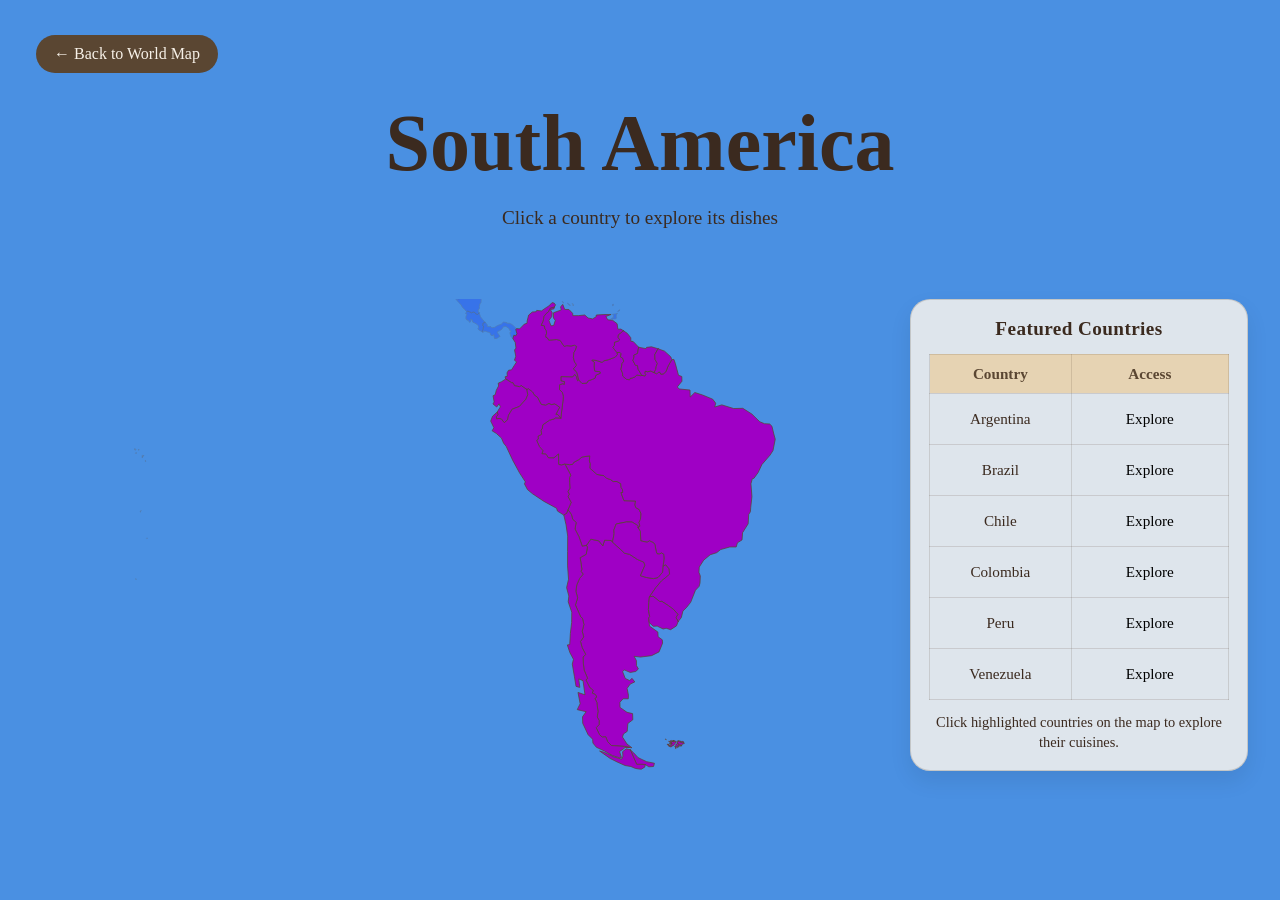
<file: southamerica.html>
<!DOCTYPE html>
<html lang="en">
<head>
  <meta charset="UTF-8">
  <meta name="viewport" content="width=device-width, initial-scale=1.0">
  <title>South America</title>
  <link rel="stylesheet" href="styles.css">

  <style>
  .legend-table th {
	background-color: #e6d3b3;
	color: #5a4632;
	padding: 10px;
  }
  
  .legend-table .explore-link {
	color: #000;
	text-decoration: none;
	display: inline-block;
 	border-radius: 999px;
	background: transparent;
	padding: 6px 12px;
	transition: all 0.25s ease;
  }
 
 .legend-table .explore-link:hover {
	background-color: #5e0075;
	text-decoration: none;
	color: white !important;
	transform: translateY(-1px);
  }
  
  .legend-table .explore-link:visited {
	color: #000;
  }
  </style>

</head>
<body>

  <div class="hero southamerica-hero">
    <a href="index.html" class="back-button">← Back to World Map</a>
    <h1 style="font-family: Cinzel, serif; font-size: 80px">South America</h1>
    <p>Click a country to explore its dishes</p>
  </div>

<div class="continent-content">  
 <div class="map-panel">
  <div class="southamerica-map-frame">
   <div class="southamerica-map-inner">

<?xml version="1.0"?>
<!--
*************Map created by Simplemaps.com********************		
*************Attribution is highly appreciated!***************
*************http://simplemaps.com****************************

The MIT License (MIT)

Copyright (c) 2020 Pareto Softare, LLC DBA Simplemaps.com

Permission is hereby granted, free of charge, to any person obtaining a copy
of this software and associated documentation files (the "Software"), to deal
in the Software without restriction, including without limitation the rights
to use, copy, modify, merge, publish, distribute, sublicense, and/or sell
copies of the Software, and to permit persons to whom the Software is
furnished to do so, subject to the following conditions:

The above copyright notice and this permission notice shall be included in
all copies or substantial portions of the Software.

THE SOFTWARE IS PROVIDED "AS IS", WITHOUT WARRANTY OF ANY KIND, EXPRESS OR
IMPLIED, INCLUDING BUT NOT LIMITED TO THE WARRANTIES OF MERCHANTABILITY,
FITNESS FOR A PARTICULAR PURPOSE AND NONINFRINGEMENT. IN NO EVENT SHALL THE
AUTHORS OR COPYRIGHT HOLDERS BE LIABLE FOR ANY CLAIM, DAMAGES OR OTHER
LIABILITY, WHETHER IN AN ACTION OF CONTRACT, TORT OR OTHERWISE, ARISING FROM,
OUT OF OR IN CONNECTION WITH THE SOFTWARE OR THE USE OR OTHER DEALINGS IN
THE SOFTWARE.

-->
<svg baseprofile="tiny" fill="#ececec" height="857" stroke="black" stroke-linecap="round" stroke-linejoin="round" stroke-width=".2" version="1.2" viewbox="0 0 2000 857" width="2000" xmlns="http://www.w3.org/2000/svg">
 <path d="M1383 261.6l1.5 1.8-2.9 0.8-2.4 1.1-5.9 0.8-5.3 1.3-2.4 2.8 1.9 2.7 1.4 3.2-2 2.7 0.8 2.5-0.9 2.3-5.2-0.2 3.1 4.2-3.1 1.7-1.4 3.8 1.1 3.9-1.8 1.8-2.1-0.6-4 0.9-0.2 1.7-4.1 0-2.3 3.7 0.8 5.4-6.6 2.7-3.9-0.6-0.9 1.4-3.4-0.8-5.3 1-9.6-3.3 3.9-5.8-1.1-4.1-4.3-1.1-1.2-4.1-2.7-5.1 1.6-3.5-2.5-1 0.5-4.7 0.6-8 5.9 2.5 3.9-0.9 0.4-2.9 4-0.9 2.6-2-0.2-5.1 4.2-1.3 0.3-2.2 2.9 1.7 1.6 0.2 3 0 4.3 1.4 1.8 0.7 3.4-2 2.1 1.2 0.9-2.9 3.2 0.1 0.6-0.9-0.2-2.6 1.7-2.2 3.3 1.4-0.1 2 1.7 0.3 0.9 5.4 2.7 2.1 1.5-1.4 2.2-0.6 2.5-2.9 3.8 0.5 5.4 0z" id="AF" name="Afghanistan">
 </path>
 <path class="Angola" d="M 1121.2 572 1121.8 574 1121.1 577.1 1122 580.1 1121.1 582.5 1121.5 584.7 1109.8 584.6 1109 605.1 1112.6 610.3 1116.2 614.3 1105.8 616.9 1092.3 616 1088.5 613 1065.8 613.2 1065 613.7 1061.7 610.8 1058.1 610.6 1054.7 611.7 1052 612.9 1051.5 608.9 1052.4 603.2 1054.4 597.3 1054.7 594.6 1056.6 588.8 1058 586.2 1061.3 582 1063.2 579.1 1063.8 574.4 1063.5 570.7 1061.9 568.4 1060.4 564.5 1059.1 560.7 1059.4 559.3 1061.1 556.8 1059.5 550.6 1058.3 546.3 1055.5 542.2 1056.1 541 1058.4 540.1 1060.1 540.2 1062.1 539.5 1078.8 539.6 1080.1 544.3 1081.7 548.2 1083 550.3 1085.1 553.6 1088.9 553.1 1090.7 552.2 1093.8 553.1 1094.7 551.5 1096.2 547.8 1099.7 547.5 1100 546.4 1102.9 546.4 1102.4 548.7 1109.2 548.6 1109.3 552.7 1110.4 555.1 1109.5 559 1109.9 563 1111.7 565.4 1111.3 573 1112.7 572.4 1115.1 572.6 1118.6 571.6 1121.2 572 Z">
 </path>
 <path class="Angola" d="M 1055.3 539 1053.8 534.2 1056.1 531.4 1057.8 530.3 1059.9 532.5 1057.9 533.9 1056.9 535.5 1056.7 538.3 1055.3 539 Z">
 </path>
 <path d="M1088 228l0.4 1.2 1.4-0.6 1.2 1.7 1.3 0.7 0.6 2.3-0.5 2.2 1 2.7 2.3 1.5 0.1 1.7-1.7 0.9-0.1 2.1-2.2 3.1-0.9-0.4-0.2-1.4-3.1-2.2-0.7-3 0.1-4.4 0.5-1.9-0.9-1-0.5-2.1 1.9-3.1z" id="AL" name="Albania">
 </path>
 <path d="M1296.2 336.7l1.3 5.1-2.8 0 0 4.2 1.1 0.9-2.4 1.3 0.2 2.6-1.3 2.6 0 2.6-1 1.4-16.9-3.2-2.7-6.6-0.3-1.4 0.9-0.4 0.4 1.8 4.2-1 4.6 0.2 3.4 0.2 3.3-4.4 3.7-4.1 3-4 1.3 2.2z" id="AE" name="United Arab Emirates">
 </path>
 <path class="Argentina" d="M 669.1 851.7 666.1 851.5 661.1 851.5 655.1 837.9 658.2 840.7 662.5 845.3 670.3 849 677.6 850.5 676.8 853.5 672.4 853.8 669.1 851.7 Z">
 </path>
 <path class="Argentina" d="M 638.6 644.7 649.9 655.1 654.5 656.1 661.8 660.9 667.7 663.4 668.8 666.2 664.6 676 670.4 677.7 676.7 678.7 680.9 677.7 685.2 672.7 685.5 667.1 688.1 665.8 691.3 669.6 691.7 674.7 687.5 678.2 684.2 680.8 678.9 687.1 672.9 695.8 672.4 701 672 707.6 673.2 714 672.3 715.4 672.7 719.5 673 722.9 680.8 728.4 681 732.8 684.9 735.6 685.2 738.7 681.9 746.9 674.9 750.4 664.7 751.7 658.7 751 660.8 754.9 660.9 759.6 662.7 762.8 660.2 765.1 655.1 766 649.5 763.6 648 765.3 650.5 771.6 654.5 773.5 656.8 771.5 659.3 774.8 655.1 776.8 652.2 780.8 653.4 787.1 653.3 790.5 648.5 790.5 645.5 793.7 645.6 798.5 652.1 803.1 657.3 804.3 657.5 810 652.9 813.5 652.3 820.8 648.8 823.2 647.9 826.1 652.1 832.6 656.7 836.1 654.6 835.8 649.7 834.8 637.6 834 634.1 830.4 632.2 825.8 629.1 826.2 626.5 823.9 623.4 817.4 626.1 814.6 626.2 810.7 624.4 807.5 625.1 802.1 624 793.8 622.2 790.1 624 788.9 622.6 786.5 619.8 785.3 620.6 782.6 617.5 780.2 613.8 772.9 615.5 771.6 612.2 763.8 611.4 757.3 611.2 751.6 613.7 749.3 610.4 743 608.8 737.2 611.8 733 610.4 727.6 612 721.4 610.6 715.5 609 714.3 604.1 703.2 606.2 696.6 604.5 690.4 605.4 684.5 608 678.5 611.3 674.5 609.3 672 610.1 669.9 608.5 659.2 614.1 656.1 615.3 649.4 614.4 647.8 618.4 642 625.9 643.6 629.6 648.2 631.2 643 637.6 643.3 638.6 644.7 Z">
 </path>
 <path d="M1230.8 253l-1.8 0.2-2.8-3.7-0.2-1-2.3 0-1.9-1.7-1 0.1-2.4-1.8-4.2-1.6-0.1-3.1-1.3-2.2 7-1 1.4 1.6 2.2 1.1-0.7 1.6 3.2 2.2-1.1 2.1 2.6 1.7 2.5 1 0.9 4.5z" id="AM" name="Armenia">
 </path>
 <path class="Australia" d="M 1743 763.6 1746.7 765.8 1750 764.9 1754.9 763.7 1757.7 764.1 1753.2 771.7 1749.9 773.8 1745.9 779 1745.3 777.2 1738.7 781.6 1737.9 781.3 1734.9 781.1 1735.4 775.7 1737.4 771.5 1738 765.9 1740 763 1743 763.6 Z">
 </path>
 <path class="Australia" d="M 1793.5 590.2 1794.7 595.2 1798.7 592.8 1800.1 595.5 1802.4 598 1801.3 600.9 1801.5 606.4 1801.7 609.6 1803 610.4 1803.4 615.9 1802.2 619.2 1803 623.5 1808.4 626.9 1811.6 629.9 1814.8 632.7 1813.7 634.3 1816 638.3 1816.5 645.3 1819.1 643.9 1820.6 646.6 1822.2 645.7 1821.5 652.5 1824.4 656.4 1826.3 658.8 1829.1 664 1829.1 669.2 1828.1 672.9 1826.3 676.8 1827 682.3 1824.5 688 1822.4 691 1818.6 696.7 1817.1 700.4 1814 705 1809 710.8 1803.5 714 1799.1 718.9 1795.8 722.1 1791.4 727.6 1787.7 730.8 1783.8 735.6 1780.7 740 1779.9 742.1 1775.6 744.3 1769.5 744.5 1763.2 747.2 1759.4 749.6 1754.6 752.4 1751.9 749.5 1749.3 748.4 1751.9 745.1 1748.4 746.3 1741.2 750.9 1737.6 749.2 1735.2 748.2 1732.4 747.7 1728.3 745.9 1727 741.9 1728.5 737.1 1728.9 733.8 1727.5 731.2 1722.8 730.5 1726 727.3 1726.9 722.6 1722.2 727 1716.9 728.2 1721.4 724.7 1723.9 721 1727.4 717.8 1729 713.1 1722.2 718.5 1717.9 720.7 1713.6 725.8 1710.6 723.2 1712.3 719.8 1710.9 715.1 1709.1 712.7 1710.7 711.2 1705.4 707.3 1701.6 707.2 1697.6 704 1687.7 704.6 1679.8 706.9 1672.9 709.1 1667.9 708.7 1660.9 712 1655.6 713.4 1653.3 716.8 1650.3 719.4 1645.6 719.6 1642 720.1 1637.8 719 1633.6 719.7 1629.8 720 1625.3 723.4 1623.8 723.1 1620.4 724.9 1617 726.9 1613.2 726.7 1609.7 726.7 1605.6 722.6 1603.2 721.4 1604.7 717.7 1607.6 716.8 1609.1 715.4 1609.7 713.1 1612 708.6 1612.7 704.8 1612 698.3 1612.2 694.6 1613.6 691 1612.7 686.8 1613 684.9 1611.3 682.3 1612 677.3 1610.1 672.2 1610 669.5 1611.8 672.3 1611.3 666.3 1613.6 668.2 1614.7 670.7 1615.3 667.4 1613.7 662.3 1613.6 660.3 1612.8 658.4 1614.1 654.7 1615.6 653.1 1616.9 649.9 1617 646.1 1620.1 641.5 1619.7 646.4 1622.8 642 1627.7 639.8 1630.9 637.1 1635.6 634.7 1638.2 634.2 1639.6 635 1644.4 632.6 1647.9 631.9 1649 630.5 1650.5 629.9 1653.6 630.1 1659.8 628.2 1663.3 625.3 1665.3 621.9 1669.2 618.7 1669.9 616.1 1670.6 612.6 1675.5 607.1 1676.9 612.7 1679.5 611.4 1678 608.4 1680.3 605.3 1682.5 606.7 1684 601.8 1687.5 598.6 1689.3 596.1 1692.2 595 1692.6 593.2 1694.9 593.9 1695.3 592.3 1697.9 591.4 1700.7 590.5 1704.4 593.5 1707 597.3 1710.5 597.3 1714 597.9 1713.3 594.4 1716.8 589.3 1719.5 587.6 1718.9 586 1721.8 582.3 1725.5 580 1728.2 580.8 1733.1 579.6 1733.4 576.3 1729.5 574.2 1732.6 573.3 1736.2 574.9 1738.9 577.5 1743.4 579.1 1745.1 578.5 1748.4 580.5 1751.9 578.6 1753.9 579.2 1755.4 577.9 1757.6 581.1 1755.6 584.6 1753.1 587.2 1751.2 587.4 1751.5 589.9 1749.3 593.1 1746.8 596.3 1747 598.1 1750.8 601.7 1754.8 603.7 1757.3 605.9 1760.6 609.7 1762.2 609.7 1764.8 611.4 1765.3 613.4 1770.2 615.5 1774.3 613.3 1776.1 609.9 1777.8 607 1779.1 603.5 1781.7 598.4 1781.5 595.3 1782.2 593.4 1782.1 589.8 1783.5 584.9 1784.8 583.6 1784.2 581.5 1786 578.1 1787.5 574.6 1787.9 572.7 1790.2 570.3 1791.5 573.5 1791.4 577.5 1792.7 578.3 1792.6 581 1794.2 584.2 1794.1 587.9 1793.5 590.2 Z">
 </path>
 <path d="M1070.6 190.8l-0.3 0.8 0.7 2.1-0.2 2.6-2.8 0 1.1 1.4-1.3 4-0.9 1.1-4.4 0.1-2.4 1.5-4.2-0.5-7.3-1.7-1.3-2.1-4.9 1.1-0.5 1.2-3.1-0.9-2.6-0.2-2.3-1.2 0.7-1.5-0.2-1.1 1.4-0.3 2.7 1.7 0.6-1.7 4.4 0.3 3.5-1.1 2.4 0.2 1.7 1.3 0.4-1.1-1-4.1 1.7-0.8 1.6-2.9 3.8 2.1 2.6-2.6 1.7-0.5 4 1.9 2.3-0.3 2.4 1.2z" id="AT" name="Austria">
 </path>
 <path class="Azerbaijan" d="M 1229 253.2 1225.2 252.3 1222 249.4 1220.8 246.9 1221.8 246.8 1223.7 248.5 1226 248.5 1226.2 249.5 1229 253.2 Z">
 </path>
 <path class="Azerbaijan" d="M 1235.3 236.2 1237.8 233.6 1241.3 236.9 1244.9 241.5 1247.4 241.8 1249.3 243.5 1245.1 244 1245.2 249 1244.8 251.2 1243.1 252.7 1243.9 255.8 1242.6 256.2 1238.7 252.8 1239.9 249.7 1238 247.8 1236.1 248.3 1230.8 253 1229.9 248.5 1227.4 247.5 1224.8 245.8 1225.9 243.7 1222.7 241.5 1223.4 239.9 1221.2 238.8 1219.8 237.2 1220.9 236.1 1225.1 238 1228 238.3 1228.6 237.6 1225.3 234.1 1226.5 233.3 1228 233.5 1232.3 237.3 1234.7 237.8 1235.3 236.2 Z">
 </path>
 <path d="M1154.9 530.4l-0.6 0.1 0-0.3-2-6.1-0.01-0.06-0.09-1.04-1.4-2.9 3.5 0.5 1.7-3.7 3.1 0.4 0.3 2.5 1.2 1.5 0 2.1-1.4 1.3-2.3 3.4-2 2.3z" id="BI" name="Burundi">
 </path>
 <path d="M1016.5 177.1l-0.4 4.2-1.3 0.2-0.4 3.5-4.4-2.9-2.5 0.5-3.5-2.9-2.4-2.5-2.2-0.1-0.8-2.2 3.9-1.2 3.6 0.5 4.5-1.3 3.1 2.7 2.8 1.5z" id="BE" name="Belgium">
 </path>
 <path d="M1006.7 427l-0.2 2.1 1.3 3.8-1.1 2.6 0.6 1.7-2.8 4-1.7 2-1.1 4 0.2 4.1-0.3 10.3-4.7 0.8-1.4-4.4 0.3-14.8-1.2-1.3-0.2-3.2-2-2.2-1.7-1.9 0.7-3.4 2-0.7 1.1-2.8 2.8-0.6 1.2-1.9 1.9-1.9 2 0 4.3 3.7z" id="BJ" name="Benin">
 </path>
 <path d="M988.5 406l-0.5 3.1 0.8 2.9 3.1 4.2 0.2 3.1 6.5 1.5-0.1 4.4-1.2 1.9-2.8 0.6-1.1 2.8-2 0.7-4.9-0.1-2.6-0.5-1.8 1-2.5-0.5-9.8 0.3-0.2 3.7 0.8 4.8-3.9-1.6-2.6 0.2-2 1.6-2.5-1.3-1-2.2-2.5-1.4-0.4-3.7 1.6-2.7-0.2-2.2 4.5-5.3 0.9-4.4 1.5-1.6 2.7 0.9 2.4-1.3 0.8-1.7 4.3-2.8 1.1-2 5.3-2.7 3.1-0.9 1.4 1.2 3.6 0z" id="BF" name="Burkina Faso">
 </path>
 <path d="M1500.6 360.3l0.6 4.6-2.1-1 1.1 5.2-2.1-3.3-0.8-3.3-1.5-3.1-2.8-3.7-5.2-0.3 0.9 2.7-1.2 3.5-2.6-1.3-0.6 1.2-1.7-0.7-2.2-0.6-1.6-5.3-2.6-4.8 0.3-3.9-3.7-1.7 0.9-2.3 3-2.4-4.6-3.4 1.2-4.4 4.9 2.8 2.7 0.3 1.2 4.5 5.4 0.9 5.1-0.1 3.4 1.1-1.6 5.4-2.4 0.4-1.2 3.6 3.6 3.4 0.3-4.2 1.5 0 4.4 10.2z" id="BD" name="Bangladesh">
 </path>
 <path d="M1132.6 221.6l-2.3 2.6-1.3 4.5 2.1 3.6-4.6-0.8-5 2 0.3 3.2-4.6 0.6-3.9-2.3-4 1.8-3.8-0.2-0.8-4.2-2.8-2.1 0.7-0.8-0.6-0.8 0.6-2 1.8-2-2.8-2.7-0.7-2.4 1.1-1.4 1.8 2.6 1.9-0.4 4 0.9 7.6 0.4 2.3-1.6 5.9-1.5 4 2.3 3.1 0.7z" id="BG" name="Bulgaria">
 </path>
 <path d="M1083 214.3l1.9-0.1-1.1 2.8 2.7 2.5-0.5 2.9-1.1 0.3-0.9 0.6-1.6 1.5-0.4 3.5-4.8-2.4-2.1-2.7-2.1-1.4-2.5-2.4-1.3-1.9-2.7-3 0.8-2.6 2 1.5 1-1.4 2.3-0.1 4.5 1.1 3.5-0.1 2.4 1.4z" id="BA" name="Bosnia and Herzegovina">
 </path>
 <path d="M1141.6 162.7l-3.9-0.2-0.8 0.6 1.5 2 2 4-4.1 0.3-1.3 1.4 0.3 3.1-2.1-0.6-4.3 0.3-1.5-1.5-1.7 1.1-1.9-0.9-3.9-0.1-5.7-1.5-4.9-0.5-3.8 0.2-2.4 1.6-2.3 0.3-0.5-2.8-1.9-2.8 2.8-1.3-0.4-2.4-1.7-2.3-0.6-2.7 4.7 0 4.8-2.3 0.5-3.4 3.6-2-1-2.7 2.7-1 4.6-2.3 5.3 1.5 0.9 1.5 2.4-0.7 4.8 1.4 1.1 2.9-0.7 1.6 3.8 4 2.1 1.1 0 1.1 3.4 1.1 1.7 1.6-1.6 1.3z" id="BY" name="Belarus">
 </path>
 <path d="M487.8 399.8l-1.7 0 1.3-7.2 0.7-5.1 0.1-1 0.7-0.3 0.9 0.8 2.5-3.9 1.1-0.1-0.1 1 1 0-0.3 1.8-1.3 2.7 0.4 1-0.9 2.3 0.3 0.6-1 3.3-1.3 1.7-1.1 0.2-1.3 2.2z" id="BZ" name="Belize">
 </path>
 <path d="M662.5 631.4l-0.3-2-5.4-3.3-5.2-0.1-9.6 1.9-2.1 5.6 0.2 3.5-1.5 7.7-1-1.4-6.4-0.3-1.6 5.2-3.7-4.6-7.5-1.6-4 5.8-3.9 0.9-3.1-8.9-3.7-7.2 1.1-6.2-3.2-2.7-1.2-4.6-3.2-4.4 2.9-6.9-2.9-5.4 1.1-2.2-1.2-2.4 1.9-3.2-0.3-5.4 0-4.6 1.1-2.1-5.5-10.4 4.2 0.6 2.9-0.2 1.1-1.9 4.8-2.6 2.9-2.4 7.3-1.1-0.4 4.8 0.9 2.5-0.3 4.3 6.5 5.7 6.4 1.1 2.3 2.4 3.9 1.3 2.5 1.8 3.5 0 3.4 1.9 0.5 3.7 1.2 1.9 0.3 2.7-1.7 0.1 2.8 7.5 10.7 0.3-0.5 3.7 0.8 2.5 3.2 1.8 1.7 4-0.6 5.1-1.3 2.8 0.8 3.6-1.6 1.4z" id="BO" name="Bolivia">
 </path>
 <path d="M665.8 489.6l3.1 0.6 0.6-1.4-1-1.2 0.6-1.9 2.3 0.6 2.7-0.7 3.2 1.4 2.5 1.3 1.7-1.7 1.3 0.2 0.8 1.8 2.7-0.4 2.2-2.5 1.8-4.7 3.4-5.9 2-0.3 1.3 3.6 3 11.2 3.1 1.1 0.1 4.4-4.3 5.3 1.7 1.9 10.1 1 0.2 6.5 4.3-4.2 7.1 2.3 9.5 3.9 2.8 3.7-0.9 3.6 6.6-2 11 3.4 8.5-0.2 8.4 5.3 7.4 7.2 4.4 1.8 4.8 0.3 2.1 2 2 8.2 1.1 3.9-2.1 10.6-2.7 4.2-7.7 8.9-3.4 7.3-4 5.5-1.4 0.2-1.3 4.7 0.9 12-1.1 9.9-0.3 4.2-1.6 2.6-0.5 8.6-5.2 8.3-0.5 6.7-4.3 2.7-1.1 3.9-6 0-8.5 2.4-3.7 2.9-6 1.9-6.1 5.1-4.1 6.4-0.3 4.8 1.3 3.5-0.3 6.5-0.8 3.1-3.4 3.6-4.5 11.3-4 5-3.2 3.1-1.5 6.1-2.9 3.6-2.1-3.6 1.8-3.1-3.8-4.3-4.8-3.6-6.3-4.1-1.9 0.2-6.3-5-3.4 0.7 6-8.7 5.3-6.3 3.3-2.6 4.2-3.5-0.4-5.1-3.2-3.8-2.6 1.3 0.7-3.7 0.3-3.8-0.3-3.6-2.1-1.1-2 1-2.1-0.3-0.8-2.4-1.1-5.9-1.2-1.9-3.9-1.8-2.2 1.3-5.9-1.3-0.4-8.7-2-3.5 1.6-1.4-0.8-3.6 1.3-2.8 0.6-5.1-1.7-4-3.2-1.8-0.8-2.5 0.5-3.7-10.7-0.3-2.8-7.5 1.7-0.1-0.3-2.7-1.2-1.9-0.5-3.7-3.4-1.9-3.5 0-2.5-1.8-3.9-1.3-2.3-2.4-6.4-1.1-6.5-5.7 0.3-4.3-0.9-2.5 0.4-4.8-7.3 1.1-2.9 2.4-4.8 2.6-1.1 1.9-2.9 0.2-4.2-0.6-3.2 1.1-2.6-0.7-0.1-9.7-4.4 3.7-5-0.1-2.3-3.5-3.8-0.3 1-2.8-3.3-3.9-2.6-5.8 1.5-1.1-0.2-2.8 3.4-1.8-0.7-3.5 1.4-2.2 0.3-3 6.3-4.4 4.6-1.2 0.8-1 5.1 0.3 2.2-17.6 0.1-2.8-0.9-3.6-2.6-2.4 0.1-4.7 3.2-1 1.1 0.7 0.2-2.5-3.3-0.7 0-4 11 0.2 1.9-2.3 1.6 2.1 1 3.8 1.1-0.8 3.1 3.4 4.4-0.4 1.1-2 4.2-1.5 2.4-1.1 0.7-2.7 4.1-1.8-0.3-1.4-4.8-0.5-0.7-4.1 0.3-4.3-2.5-1.6 1.1-0.6 4.1 0.8 4.5 1.6 1.7-1.5 4.1-1 6.4-2.4 2.1-2.5-0.7-1.8 3-0.2 1.2 1.4-0.8 2.9 2 0.9 1.2 3-1.6 2.3-1 5.4 1.4 3.3 0.3 3 3.5 3 2.8 0.3 0.6-1.3 1.8-0.3 2.6-1.1 1.8-1.7 3.2 0.6 1.3-0.3z" id="BR" name="Brazil">
 </path>
 <path d="M1633.1 472.8l2.2-2.4 4.6-3.6-0.1 3.2-0.1 4.1-2.7-0.2-1.1 2.2-2.8-3.3z" id="BN" name="Brunei Darussalam">
 </path>
 <path d="M1488.8 323.5l2.6 2.1 0.5 3.9-4.5 0.2-4.7-0.4-3.2 1-5.5-2.5-0.4-1.2 2.6-4.8 2.6-1.6 4.3 1.4 2.9 0.2 2.8 1.7z" id="BT" name="Bhutan">
 </path>
 <path d="M1127.6 615.7l1.9 5.1 1.1 1.2 1.6 3.7 6.1 7 2.3 0.7-0.1 2.3 1.5 4.1 4.3 1 3.4 2.9-8.1 4.7-5.2 4.8-2 4.3-1.8 2.4-3 0.5-1.2 3.1-0.6 2-3.6 1.4-4.5-0.3-2.5-1.8-2.3-0.7-2.8 1.4-1.5 3.1-2.7 1.9-2.8 2.9-4 0.7-1.1-2.3 0.6-3.9-3-6.1-1.4-1 0.6-18.7 5.5-0.2 0.8-22.9 4.2-0.2 8.7-2.3 2 2.7 3.7-2.5 1.7 0 3.2-1.5 1 0.5z" id="BW" name="Botswana">
 </path>
 <path d="M1121.3 446.5l3.9 2.5 3.1 2.6 0.1 2.1 3.9 3.3 2.4 2.8 1.4 3.8 4.3 2.6 0.9 2-1.8 0.7-3.7-0.1-4.2-0.7-2.1 0.5-0.9 1.6-1.8 0.2-2.2-1.4-6.3 3.2-2.6-0.6-0.8 0.5-1.6 3.9-4.3-1.3-4.1-0.6-3.6-2.4-4.7-2.2-3 2.1-2.2 3.2-0.5 4.5-3.6-0.3-3.9-1.1-3.3 3.4-3 6-0.6-1.9-0.3-2.9-2.6-2.1-2.1-3.3-0.5-2.3-2.7-3.4 0.5-1.9-0.6-2.7 0.4-5 1.4-1.1 2.8-6.5 4.6-0.5 1-1.7 1 0.2 1.4 1.4 7.1-2.4 2.4-2.5 2.9-2.3-0.6-2.2 1.6-0.6 5.5 0.4 5.2-3 4-7 2.8-2.6 3.6-1.1 0.7 2.7 3.3 4 0 2.7-0.8 2.6 0.4 2 1.9 1.9 0.5 0.3z" id="CF" name="Central African Republic">
 </path>
 <path class="Canada" d="M 665.9 203.6 669.3 204.5 674 204.3 670.7 206.9 668.7 207.3 663.2 204.6 662.6 202.5 665.1 200.6 665.9 203.6 Z">
 </path>
 <path class="Canada" d="M 680.3 187.6 677.9 187.7 672.1 185.8 668.6 182.8 670.5 182.3 676.4 183.9 680.6 186.5 680.3 187.6 Z">
 </path>
 <path class="Canada" d="M 372.4 191.3 369.3 192.2 363 189.4 363 187.2 360.1 185 360.4 183.2 356.1 182.1 356.7 178.7 358.2 177.3 362.3 178.6 364.7 179.6 368.8 180.2 369 182.4 369.4 185.3 372.6 187.9 372.4 191.3 Z">
 </path>
 <path class="Canada" d="M 711.5 177.8 706.5 183.2 710.4 181.1 713.3 182.5 710.9 184.6 714.7 186.3 717.5 184.8 721.8 186.7 719 191.3 722.8 190.2 722.5 193.5 723 197.4 719.4 203 717 203.2 714.1 202 716.6 196.9 715.4 196.1 708.1 201.5 705.1 201.3 709.5 198.3 705.1 196.8 699.6 197.2 690 197 689.8 195.2 693.6 192.9 691.9 191.3 697.3 187.5 705.5 177.6 709.7 174.1 714.7 172 716.8 172.2 715.3 173.9 711.5 177.8 Z">
 </path>
 <path class="Canada" d="M 351.5 156.4 353 157.2 358 156.7 350.8 163.6 351.1 168.6 349.2 168.6 348.5 165.8 349 162.9 348.2 161 349.5 158.3 351.5 156.4 Z">
 </path>
 <path class="Canada" d="M 634.9 108.9 631.3 111.9 629.6 111.4 629.5 109.7 629.9 109.3 632.7 107.6 634.4 107.7 634.9 108.9 Z">
 </path>
 <path class="Canada" d="M 625.2 105.7 618 108.9 615 108.7 615 107.2 620 104.5 626 104.6 625.2 105.7 Z">
 </path>
 <path class="Canada" d="M 622.1 88.9 621.2 91.4 623.9 90.5 625.4 92 628.9 94 632.7 95.7 631.3 98.4 634.8 98 636.7 99.9 631.7 101.7 625.8 100.3 625 97.7 618.7 100.8 610.5 103.7 611.2 100.4 604.9 100.9 610.6 98.1 614.2 93.6 619.3 88.5 622.1 88.9 Z">
 </path>
 <path class="Canada" d="M 667 80.6 662.1 80.9 662.8 78.2 666.6 75.1 670.9 74.4 673.2 75.9 671.7 78.2 670.8 79 667 80.6 Z">
 </path>
 <path class="Canada" d="M 592.5 69.9 588.4 71.8 584.2 70.2 580.3 70.7 576.9 68.3 581.9 66.6 586.8 64.3 589.8 65.8 591.4 66.8 591.8 67.8 592.5 69.9 Z">
 </path>
 <path class="Canada" d="M 645.5 212.5 643.3 208.9 646.2 200.4 644.6 198.6 640.9 199.6 639.8 198 634.3 202.7 631.1 207.6 628.3 210.5 625.8 211.5 624.1 211.8 623 213.3 613.7 213.3 605.9 213.4 603.2 214.5 596.4 218.9 596.4 218.8 595.5 218.4 593.5 219.3 591.6 220.6 589.8 219.5 585.1 220.3 581.2 221.2 579.3 222 577 224.1 578.8 224.8 580.5 224.4 580.8 224.4 580.5 226.3 575.7 227 572.9 227.8 571.2 228.8 568.6 228.2 567 228.5 564.1 230.3 559.5 232.3 556.8 231.9 558.8 229.7 562.5 226.2 566.6 224.1 567.7 222.3 568.6 219.3 572.4 215.8 573.3 211.8 574.4 215.7 578.2 216.6 580.6 214.5 579.2 209.7 578.3 207.7 574.3 206.5 570.5 205.8 566.6 205.8 563.2 205 562.8 203.6 561.4 204.5 560.2 204.3 562.1 202.2 560.3 201.4 562.2 199 561 197.2 562.7 195.4 557.5 194.5 557.4 190.9 556.6 190.1 553.3 189.9 549.2 188.7 547.7 189.5 545.9 191 542.6 192 539.5 194.5 534.1 192.8 529.7 193.6 525.8 191.7 521.2 190.7 517.9 190.3 516.9 189.3 517.8 185.9 516.1 185.9 514.8 188.3 504.6 188.3 487.6 188.3 470.8 188.3 455.9 188.3 441.1 188.3 426.4 188.3 411.3 188.3 406.5 188.3 391.8 188.3 377.7 188.3 377 188.3 371.6 182.2 370 179.5 363 176.9 364.3 171.4 367.9 167.7 363.8 165 366.9 160.1 364.8 155.7 367.3 152.5 372.4 149.6 375.6 145.8 371 142 372.4 135.1 373.5 130.9 371.9 128.2 371.1 125.8 371.7 122.7 365.2 124.6 357.6 127.9 357.3 124.1 356.8 121.5 354 119.9 349.8 119.7 385.4 87 410 66.6 416 67.9 419.3 70.5 423 71 429.3 68.8 436.3 67.1 441.6 67.7 450.5 65.4 458.7 64.1 458.9 66.3 463.4 65 467.3 62.5 469.4 63.1 470.8 67.9 480.3 64.2 476.4 68.3 482.4 67.4 485.6 65.9 490.2 66.2 494.1 68.4 501.6 70.4 506.3 71.3 510.7 71 513.6 73.8 505.1 76.5 511.5 77.6 523.4 77 527.8 76 529.2 79.3 536.3 76.6 534.2 74.2 538.7 72.4 543.9 72.1 547.8 71.6 549.9 72.9 551.4 75.8 556.4 75.4 561.7 77.9 568.9 77 574.9 77.1 577.3 73.7 581.8 72.8 586.7 74.6 582.4 79.8 588.6 75.4 591.8 75.6 598.2 70.1 596.6 66.8 593.7 64.6 599.2 58.7 607.4 54.9 611.9 55.8 613.9 58.1 614.3 64.1 608.5 66.7 615.2 67.8 610.8 73.3 619.7 69.1 621.9 72.6 617.6 76.6 618.9 80.3 626.2 76.4 632.7 71.6 637.4 65.7 642.9 66.1 648.3 66.9 651.9 69.6 650.2 72.3 645.1 75.2 646 78.1 643.6 80.8 632.7 84.7 626.2 85.6 623 83.9 619.7 86.7 612.3 91.4 609.3 93.9 601.6 97.7 595.1 98.1 590 100.5 587.1 104.3 581.4 105 572.7 109.7 563.3 116.2 558.3 120.8 553.4 127.7 559.4 128.7 557.9 134.2 557.1 138.8 564.4 137.6 571.4 140.2 574.7 142.5 576.4 145.3 581.3 147 584.9 149.5 592.5 149.9 597.3 150.5 593.7 155.7 592 161.8 592.1 168.7 596.5 174.6 601.2 172.6 606.8 166.2 609.1 156.6 607.4 153.4 616.4 150.5 623.9 146.3 628.7 142.1 630.4 138.1 630 133 626.8 128.5 635.7 122.3 636.7 117 640.6 108 644.4 106.6 651.1 108.2 655.3 108.8 659.8 107.2 662.9 109.2 666.5 112.6 666.7 114.8 674.4 115.3 671.8 120.2 669.5 127.6 673.3 128.6 674.9 132.1 683.1 128.8 690.6 122.2 694.8 119.5 695.9 124.8 698.5 132.3 700.5 139.5 697.1 143.3 701.9 146.7 704.8 150.1 711.7 151.7 714.1 153.6 714.1 158.8 717.5 159.6 718.6 161.9 716.6 168.8 712.3 171.1 708.1 173.3 699.3 175.5 691.4 180.5 682.8 181.6 672.7 180.2 665.4 180.2 660.1 180.6 654.4 185.1 647 187.9 636.9 196.1 629 201.9 633.7 200.9 644.6 192.6 656.9 187.4 664.5 186.8 667.8 189.9 661.7 194.1 661.1 200.8 661.2 205.6 666.8 208.7 675.4 207.8 682.6 200.7 681.6 205.3 684.1 207.6 676.7 211.7 664.3 215.5 658.5 218 651.3 222.6 647.6 222.1 649.1 216.8 659.5 211.5 651.4 211.7 645.5 212.5 Z">
 </path>
 <path class="Canada" d="M 539 48.7 534.3 51.1 544.8 49.6 547.4 52.2 554.7 49.5 556.5 51.2 554.3 56.3 558.6 54.2 561.4 48.9 565.7 48.1 568.7 48.9 570.9 51 568.2 56.1 565.8 59.8 570 62.4 575 65 572.4 67.3 565.3 67.8 566.1 69.8 562.9 71.8 556.2 71 550.5 69.5 545.4 69.8 535.9 71.7 524.6 72.5 516.7 73 517 70.4 512.9 69 508.6 69.6 508 65.3 511.3 64.7 518.6 63.8 524.1 64.1 530.3 63.1 523.8 61.9 514.7 62.3 509 62.2 509 60.3 520.7 58.1 514.4 58.2 509 56.8 516.8 52.9 522 50.8 536.2 47.7 539 48.7 Z">
 </path>
 <path class="Canada" d="M 578.5 47.2 571.5 50.6 569.2 47 571.3 46.2 576.8 46 578.5 47.2 Z">
 </path>
 <path class="Canada" d="M 687.1 48.8 686.4 50.2 682.3 50.1 678.2 50 673.3 50.7 672.4 50.3 670.3 47.6 672 45.8 674.2 45.4 682.6 46 687.1 48.8 Z">
 </path>
 <path class="Canada" d="M 647.3 48.5 647.6 51.7 654.8 47.6 666.5 45.5 668.8 50.8 665.6 54.2 674.6 52.7 679.9 50.6 686.7 53.2 690.4 55.7 689.3 58 697.5 56.8 699.4 60.2 707.8 62.3 710 64.4 710.9 69.5 701.8 72 709.5 75.6 715.4 76.8 718.7 81.8 725.2 82.2 721.9 86.1 711 92.6 707 90.2 703.2 84.8 697.3 85.5 695 88.8 697.7 92 702.2 94.6 703.2 96.1 703.1 101.8 699.5 105.9 694.8 104.3 686.2 99.8 689.8 104.7 692.6 108.2 692.3 110.2 681.4 107.9 673.8 104.5 670 101.8 672.4 100.1 667.6 97.2 662.9 94.5 662 96.1 648.9 97 646.5 95.1 651.9 90.9 660 90.8 669.3 90.1 669.1 88.1 672.2 85.3 681 79.9 681.4 77.4 680.9 75.6 676.2 72.9 669.1 71.1 672.6 69.7 670.6 66.3 667.2 66 665.3 64.2 662 65.8 654.1 66.5 640.1 65.3 632.7 63.7 626.8 62.9 624.9 61 631.2 58.6 625.5 58.6 628.8 53.3 635.9 48.7 641.9 46.6 653.1 45.2 647.3 48.5 Z">
 </path>
 <path class="Canada" d="M 596.9 45 600.5 46.1 608.1 45.4 607.6 46.9 601.5 49.4 605.3 51.6 600.1 56.3 591.7 58.3 588.3 57.9 587.4 55.9 581.5 51.9 583.2 50.2 590.6 50.8 589.7 47.5 596.9 45 Z">
 </path>
 <path class="Canada" d="M 619.5 50.5 611.7 54.4 607.3 54.2 609.1 49.6 611.7 47.1 615.9 44.9 621.1 43.5 629 43.7 635.2 44.9 625.1 49.5 619.5 50.5 Z">
 </path>
 <path class="Canada" d="M 503.7 57.7 490.2 60.3 490.8 58 484.8 55.2 489.2 53 496.7 49.2 504.3 45.8 504.7 42.7 518.7 41.9 522.9 43 532.4 43.3 534.3 44.7 535.9 46.9 529.4 48.2 515.5 51.8 506.3 55.5 503.7 57.7 Z">
 </path>
 <path class="Canada" d="M 628.9 39.3 624.8 41.2 619.6 40.8 616.4 39.5 620.9 37.3 627.8 35.9 629.2 37.7 628.9 39.3 Z">
 </path>
 <path class="Canada" d="M 620.1 30.6 620.3 32.9 617.5 35.4 611.7 39.2 604.8 39.7 601.6 38.9 605 36 598.4 36.3 602.7 32.5 606.5 32.7 614.2 31 619.1 31.3 620.1 30.6 Z">
 </path>
 <path class="Canada" d="M 580.7 33.2 580 34.9 584.4 34.1 588 34.3 585.7 36.8 580.6 39.1 566.7 39.9 554.4 42.1 548.4 42.2 549.9 40.6 560.6 38.3 542.7 38.9 538.5 38 550.2 33.2 555.6 31.8 563.9 33.5 566.8 36.4 572.9 36.8 573.6 32.1 579.4 30.3 582.5 30.8 580.7 33.2 Z">
 </path>
 <path class="Canada" d="M 636.4 28.8 638.7 30.4 646.1 30.4 647.5 32 644.7 33.8 647.8 34.9 649 36.1 653.9 36.3 659 36.7 666.1 35.7 674.2 35.2 680 35.6 682.3 37.5 681.3 39.5 677.7 40.9 671 42 666.7 41.3 654.9 42.1 646.9 42.2 641.3 41.6 632.7 40 634.3 37.2 636.4 34.8 635 32.6 628 32 625.4 30.5 629.2 28.5 636.4 28.8 Z">
 </path>
 <path class="Canada" d="M 560.7 26.2 554.9 29.9 549.6 31.6 545.8 31.8 535.9 33.9 528.8 34.7 525.2 33.6 536.9 29.9 549.1 26.8 554.6 26.9 560.7 26.2 Z">
 </path>
 <path class="Canada" d="M 641.9 26.8 640.1 26.9 633.5 26.6 634.2 25.3 641.4 25.4 643 26.2 641.9 26.8 Z">
 </path>
 <path class="Canada" d="M 583.1 25.9 574.3 27.3 571 25.8 576.1 24.3 582.1 23.8 586.2 24.5 583.1 25.9 Z">
 </path>
 <path class="Canada" d="M 590.9 21.7 585.2 22.6 579.2 22.6 580.2 21.9 585.9 20.6 587.6 20.8 590.9 21.7 Z">
 </path>
 <path class="Canada" d="M 637.7 24.2 631.1 25.2 629.5 24.1 630.1 22.4 632.3 20.5 636.7 20.7 638.4 21 640.7 22.6 637.7 24.2 Z">
 </path>
 <path class="Canada" d="M 623.9 23 622.8 24.9 617.5 24.4 613.5 22.9 605.7 22.7 611 21.4 608.2 20.3 610.4 18.5 616.5 19.1 624 20.8 623.9 23 Z">
 </path>
 <path class="Canada" d="M 678 16.9 680.7 18.4 674.2 19.7 663.6 23.2 656.8 23.5 650 22.9 648.4 21 650.5 19.4 654.8 18.2 648.2 18.2 646.2 16.7 646.6 14.8 651.5 12.9 655.6 11.6 659.6 11.3 659.3 10.3 667.6 10.1 669.2 12.3 673.9 13.2 678.7 14.1 678 16.9 Z">
 </path>
 <path class="Canada" d="M 757.2 2.9 765.9 3.2 772.6 3.7 777.8 4.7 776.7 5.7 766.9 7.4 757.9 8.2 753.9 9.1 761.4 9.1 750.9 11.6 744.1 12.8 734.8 16.3 726.7 17 723.6 18 712.3 18.4 716.7 19 713.4 19.8 714.1 22.1 709.1 23.7 702.2 25 698.7 26.8 692.1 28.3 691.6 29.4 698.1 29.2 697 30.4 684.3 33.3 675.8 31.9 664.1 32.7 659.1 32.1 652.3 31.8 654.4 29.5 662.4 28.4 664.4 25 667 24.7 674.5 26.7 672.8 23.7 667.9 22.8 672.9 21 680.5 19.9 683.3 18.3 680.3 16.6 681.4 14.4 690.8 14.5 693 15 700.3 13.4 693 12.9 680.4 13.2 676 11.8 675.2 10.1 672.7 8.9 673.8 7.6 679.8 6.8 684 6.7 691.4 6.1 698.2 4.6 702.1 4.8 704.5 5.9 709.5 3.9 714.7 3.3 721.2 2.9 731.6 2.7 732.9 3.1 743.2 2.5 750.2 2.7 757.2 2.9 Z">
 </path>
 <path d="M1034.4 197.5l0.2 1.1-0.7 1.5 2.3 1.2 2.6 0.2-0.3 2.5-2.1 1.1-3.8-0.8-1 2.5-2.4 0.2-0.9-1-2.7 2.2-2.5 0.3-2.2-1.4-1.8-2.7-2.4 1 0-2.9 3.6-3.5-0.2-1.6 2.3 0.6 1.3-1.1 4.2 0 1-1.3 5.5 1.9z" id="CH" name="Switzerland">
 </path>
 <path class="China" d="M 1602.2 381.9 1597.9 385 1593 383 1592 377.5 1594.2 374.6 1600 372.8 1603.3 372.9 1604.9 375.4 1602.9 378.2 1602.2 381.9 Z">
 </path>
 <path class="China" d="M 1625.6 185.5 1634.6 190 1640.6 195.8 1648.2 195.8 1650.8 193.4 1657.7 191.5 1659 197.2 1658.7 199.5 1661.5 206.3 1662.1 212.5 1655.2 211.4 1652.3 213.6 1657 219 1660.9 226.5 1658.4 226.6 1660.3 229.9 1654.8 226.1 1654.8 229.7 1648.4 232.4 1651.2 235.8 1646.6 235.5 1643 233.5 1641.9 238.1 1638 241.5 1635.9 245.6 1629.6 247.4 1627.2 250.4 1622.4 252.2 1623.7 249.2 1621.4 246.7 1623.4 242.4 1618.9 239.1 1615.5 241.3 1611.9 245.8 1610.6 249.9 1605.6 250.2 1604.3 253.2 1609.1 257.5 1613.9 258.6 1615.3 261.4 1620.4 263.3 1624.2 258.7 1630.1 261.2 1633.6 261.4 1635.9 264.7 1629.2 266.5 1628.2 270 1624.4 273.2 1623.5 277.7 1630.6 281.2 1635.2 287.5 1640.7 293.4 1646.2 298.3 1647.8 303.1 1645 304.9 1647.4 308.3 1651.3 310.3 1652.1 315.5 1652.2 320.6 1649.4 321.2 1647.3 328.1 1645 336.6 1641.6 344.2 1635.2 350.1 1628.6 355.6 1622.5 356.3 1619.6 359.1 1617.3 357.1 1614.8 360.2 1607.6 363.5 1601.8 364.4 1601.1 371.2 1598 371.6 1595.8 366.9 1596.7 364.5 1588.9 362.4 1586.5 363.5 1580.6 361.8 1577.5 359.2 1577.8 355.5 1572.5 354.3 1569.4 351.9 1565.3 355.3 1560 356.1 1555.6 356 1552.9 357.6 1550.2 358.5 1552.2 365.9 1549.2 365.7 1548.4 364.2 1547.9 361.5 1544.1 363.4 1541.5 362.2 1537 359.8 1537.8 354.5 1534.1 353.2 1531.7 347.3 1526.1 348.4 1525.4 340.8 1529.6 335.4 1528.7 330.1 1527.4 325.2 1524.7 323.7 1522 319.9 1518.9 320.4 1512.8 319.4 1514 316.7 1510.4 312.7 1507.2 315.4 1502.3 313.9 1496.9 317.9 1493 322.7 1488.8 323.5 1486 321.8 1483.1 321.6 1478.8 320.2 1476.2 321.8 1473.6 326.6 1472.1 321.5 1469 322.9 1462.5 322.2 1456 320.8 1451 317.9 1446.5 316.7 1444 313.6 1440.7 312.7 1434.3 308.5 1429.5 306.5 1427.6 308 1419 303.5 1412.8 299.5 1409.6 292.4 1413.7 293.3 1413.1 290 1410.1 286.7 1409.3 281.5 1401.6 273.9 1392.1 271.4 1389.2 266.4 1384.5 263.4 1383 261.6 1381.2 258 1380.7 255.5 1377 254 1375.5 254.7 1372.4 248.7 1373.5 247.3 1372.3 245.8 1376.4 242.8 1379.6 241.5 1385.4 242.4 1386 238.3 1392.4 237.6 1393.4 235 1400.3 231.6 1400.5 230.2 1398.8 226.5 1401.7 224.9 1392.9 213.9 1402 211.4 1404 210 1403 198.7 1413.8 200.8 1415.4 197.9 1412.9 191.7 1416.7 191.1 1418.6 186.9 1420.3 186.4 1423.6 190.8 1429.3 194.1 1437.5 196.4 1443.3 201.5 1444.7 208.8 1447.7 211.6 1454.2 212.7 1461.4 213.5 1469.4 217.5 1472.8 218.2 1477.8 224 1482.5 227.8 1488.1 227.6 1499.4 229.1 1505.8 228.2 1511.4 229.1 1520.8 233 1527 233 1530.3 234.9 1534.7 231.5 1541.9 229.3 1549.5 229.1 1554.4 226.9 1556.4 223.5 1558.8 221.3 1556.9 219.2 1554 216.8 1554.5 212.7 1557.7 213.3 1563.6 214.6 1566.8 211.2 1573.2 208.8 1574.5 204.6 1577 202.8 1583.8 202 1588.2 202.7 1587.4 200.5 1580.2 196.1 1575 194.1 1572.5 196.4 1567 195.4 1564.7 196.2 1561.9 193.7 1561.6 187.4 1561 182.7 1568.4 185.1 1572.8 181.2 1570.9 178.4 1570.7 171.9 1572 169.9 1569.5 166.5 1565.8 165.1 1567.5 162 1572.6 160.9 1578.8 160.7 1587.4 162.6 1593.4 164.8 1601.1 171 1604.9 173.7 1609.4 177.5 1615.6 183.5 1625.6 185.5 Z">
 </path>
 <path d="M955.9 435.2l2.5 1.4 1 2.2 2.5 1.3 2-1.6 2.6-0.2 3.9 1.6 1.5 9.2-2.4 5.3-1.5 7.3 2.4 5.5-0.2 2.6-2.6 0-3.9-1.2-3.7 0-6.7 1.2-3.9 1.8-5.6 2.4-1.1-0.2 0.4-5.3 0.6-0.8-0.2-2.5-2.4-2.7-1.8-0.4-1.6-1.8 1.2-2.9-0.5-3.1 0.2-1.8 0.9 0 0.4-2.8-0.4-1.3 0.5-0.9 2.1-0.7-1.4-5.2-1.3-2.6 0.5-2.2 1.1-0.5 0.8-0.6 1.5 1 4.4 0 1-1.8 1 0.1 1.6-0.7 0.9 2.7 1.3-0.8 2.4-1z" id="CI" name="Côte d'Ivoire">
 </path>
 <path d="M1072.8 454.2l-2.8 6.5-1.4 1.1-0.4 5 0.6 2.7-0.5 1.9 2.7 3.4 0.5 2.3 2.1 3.3 2.6 2.1 0.3 2.9 0.6 1.9-0.4 3.4-4.5-1.5-4.6-1.7-7.1-0.2-0.7-0.4-3.4 0.8-3.4-0.8-2.7 0.4-9.3-0.1 0.9-5.1-2.3-4.3-2.6-1-1.1-2.9-1.5-0.9 0.1-1.8 1.4-4.6 2.7-6.2 1.6 0 3.4-3.8 2.1-0.1 3.2 2.7 3.9-2.2 0.5-2.7 1.3-2.6 0.8-3.2 3-2.6 1.1-4.5 1.2-1.5 0.8-3.3 1.4-4.1 4.7-5 0.3-2.1 0.6-1.2-2.3-2.5 0.2-2.1 1.5-0.3 2.3 4.1 0.5 4.2-0.2 4.3 3.2 5.8-3.2 0-1.6 0.4-2.6-0.6-1.2 3 3.4 3.8 2.5 1.1 0.8 2.6 1.8 4.4-0.8 1.8z" id="CM" name="Cameroon">
 </path>
 <path d="M1141.3 468.2l3.5 5.3 2.6 0.8 1.5-1.1 2.6 0.4 3.1-1.3 1.4 2.7 5.1 4.3-0.3 7.5 2.3 0.9-1.9 2.2-2.1 1.8-2.2 3.3-1.2 3-0.3 5.1-1.3 2.5-0.1 4.8-1.6 1.8-0.2 3.8-0.8 0.5-0.6 3.6 1.4 2.9 0.1 1-1.2 10.3 1.5 3.6-1 2.7 1.8 4.6 3.4 3.5 0.7 3.5 1.6 1.7-0.3 1.1-0.9-0.3-7.7 1.1-1.5 0.8-1.7 4.1 1.2 2.8-1.1 7.6-0.9 6.4 1.5 1.2 3.9 2.5 1.6-1.2 0.2 6.9-4.3 0-2.2-3.5-2-2.8-4.3-0.9-1.2-3.3-3.5 2-4.4-0.9-1.9-2.9-3.5-0.6-2.7 0.1-0.3-2-1.9-0.1-2.6-0.4-3.5 1-2.4-0.2-1.4 0.6 0.4-7.6-1.8-2.4-0.4-4 0.9-3.9-1.1-2.4-0.1-4.1-6.8 0.1 0.5-2.3-2.9 0-0.3 1.1-3.5 0.3-1.5 3.7-0.9 1.6-3.1-0.9-1.8 0.9-3.8 0.5-2.1-3.3-1.3-2.1-1.6-3.9-1.3-4.7-16.7-0.1-2 0.7-1.7-0.1-2.3 0.9-0.8-2 1.4-0.7 0.2-2.8 1-1.6 2-1.4 1.5 0.7 2-2.5 3.1 0.1 0.3 1.8 2.1 1.1 3.4-4 3.3-3.1 1.4-2.1-0.1-5.3 2.5-6.2 2.6-3.3 3.7-3.1 0.7-2 0.1-2.4 0.9-2.2-0.3-3.7 0.7-5.7 1.1-4 1.7-3.4 0.3-3.9 0.5-4.5 2.2-3.2 3-2.1 4.7 2.2 3.6 2.4 4.1 0.6 4.3 1.3 1.6-3.9 0.8-0.5 2.6 0.6 6.3-3.2 2.2 1.4 1.8-0.2 0.9-1.6 2.1-0.5 4.2 0.7 3.7 0.1 1.8-0.7z" id="CD" name="Democratic Republic of the Congo">
 </path>
 <path d="M1090.9 479.3l-0.3 3.9-1.7 3.4-1.1 4-0.7 5.7 0.3 3.7-0.9 2.2-0.1 2.4-0.7 2-3.7 3.1-2.6 3.3-2.5 6.2 0.1 5.3-1.4 2.1-3.3 3.1-3.4 4-2.1-1.1-0.3-1.8-3.1-0.1-2 2.5-1.5-0.7-2.1-2.2-1.7 1.1-2.3 2.8-4.6-6.8 4.3-3.6-2.1-4.2 2-1.6 3.8-0.8 0.4-2.9 3.1 3.1 5 0.3 1.7-3 0.7-4.3-0.6-5-2.7-3.8 2.5-7.5-1.4-1.2-4.2 0.5-1.6-3.3 0.4-2.8 7.1 0.2 4.6 1.7 4.5 1.5 0.4-3.4 3-6 3.3-3.4 3.9 1.1 3.6 0.3z" id="CG" name="Republic of Congo">
 </path>
 <path d="M584.4 426.2l-3.7 1.1-1.6 3.2-2.3 1.8-1.8 2.4-0.9 4.6-1.8 3.8 2.9 0.4 0.6 2.9 1.2 1.5 0.3 2.5-0.7 2.4 0.1 1.4 1.4 0.5 1.2 2.2 7.3-0.6 3.3 0.8 3.8 5.6 2.3-0.7 4.1 0.3 3.2-0.7 2 1.1-1.2 3.4-1.3 2.2-0.6 4.6 1.1 4.3 1.5 1.9 0.2 1.4-2.9 3.2 2 1.4 1.5 2.3 1.6 6.4-1.1 0.8-1-3.8-1.6-2.1-1.9 2.3-11-0.2 0 4 3.3 0.7-0.2 2.5-1.1-0.7-3.2 1-0.1 4.7 2.6 2.4 0.9 3.6-0.1 2.8-2.2 17.6-2.9-3.4-1.7-0.1 3.5-6.6-4.4-3-3.4 0.6-2.1-1.1-3.1 1.7-4.2-0.9-3.5-6.7-2.6-1.6-1.8-3.1-3.8-3-1.5 0.6-2.4-1.5-2.8-2.1-1.6 1-4.8-0.9-1.4-2.8-1.1 0.1-5.6-3.6-0.7-2 2.1-0.5-0.2-3.2 1.4-2.4 2.8-0.4 2.5-4 2.2-3.4-2-1.5 1.2-3.7-1.1-5.9 1.3-1.7-0.7-5.4-2.2-3.5 0.9-3.1 1.8 0.5 1.1-1.9-1.1-3.8 0.7-0.9 2.9 0.2 4.5-4.5 2.4-0.7 0.1-2.1 1.4-5.5 3.4-2.9 3.5-0.2 0.6-1.3 4.4 0.5 4.6-3.2 2.3-1.4 2.9-3.1 2 0.4 1.3 1.7-1.2 2.1z" id="CO" name="Colombia">
 </path>
 <path d="M514.6 431.6l1.2 3.5 2 2.6 2.5 2.7-2.2 0.6-0.1 2.6 1.1 0.9-0.9 0.8 0.2 1.1-0.6 1.3-0.3 1.3-3-1.4-1.1-1.4 0.7-1.1-0.1-1.4-1.5-1.5-2.2-1.3-1.8-0.8-0.3-1.9-1.4-1.1 0.2 1.8-1.2 1.6-1.2-1.8-1.7-0.7-0.7-1.2 0.1-2 0.9-2-1.5-0.9 1.4-1.3 0.9-0.8 3.6 1.7 1.3-0.8 1.8 0.5 0.8 1.3 1.7 0.5 1.4-1.4z" id="CR" name="Costa Rica">
 </path>
 <path d="M544.8 355.7l1.9 2.3 5.2-0.7 1.8 1.5 4.2 4 3.2 2.9 1.8-0.1 3.2 1.3-0.6 1.8 4 0.3 3.9 2.6-0.8 1.5-3.8 0.8-3.8 0.3-3.7-0.5-8.1 0.6 4.2-3.5-2.1-1.7-3.6-0.4-1.7-1.9-0.8-3.6-3.2 0.2-5-1.7-1.5-1.4-7.1-1-1.8-1.2 2.3-1.6-5.4-0.3-4.4 3.3-2.3 0.1-1 1.6-2.8 0.7-2.3-0.7 3.2-1.9 1.5-2.4 2.7-1.4 3-1.2 4.3-0.6 1.4-0.8 4.7 0.5 4.4 0.1 4.9 2.2z" id="CU" name="Cuba">
 </path>
 <path d="M1059.7 175.2l2.5 2 3.7 0.5-0.2 1.7 2.8 1.3 0.6-1.6 3.4 0.7 0.7 2 3.7 0.3 2.6 3.1-1.5 0-0.7 1.1-1.1 0.3-0.2 1.4-0.9 0.3-0.1 0.6-1.6 0.6-2.2-0.1-0.6 1.4-2.4-1.2-2.3 0.3-4-1.9-1.7 0.5-2.6 2.6-3.8-2.1-3-2.6-2.6-1.5-0.7-2.7-1-1.8 3.4-1.3 1.7-1.6 3.5-1.2 1.1-1.2 1.3 0.7 2.2-0.6z" id="CZ" name="Czech Republic">
 </path>
 <path d="M1053.9 158.9l1.4 3.1-1.2 1.7 1.9 2.1 1.5 3.3-0.2 2.2 2.4 3.9-2.2 0.6-1.3-0.7-1.1 1.2-3.5 1.2-1.7 1.6-3.4 1.3 1 1.8 0.7 2.7 2.6 1.5 3 2.6-1.6 2.9-1.7 0.8 1 4.1-0.4 1.1-1.7-1.3-2.4-0.2-3.5 1.1-4.4-0.3-0.6 1.7-2.7-1.7-1.4 0.3-5.5-1.9-1 1.3-4.2 0 0.4-4.5 2.4-4.2-7.2-1.2-2.4-1.6 0.2-2.7-1-1.4 0.4-4.2-1.1-6.5 2.9 0 1.2-2.3 0.9-5.6-0.9-2.1 0.8-1.3 4-0.3 1 1.3 3.1-3-1.3-2.3-0.4-3.4 3.7 0.8 2.9-0.9 0.3 2.3 4.9 1.4 0.1 2.2 4.7-1.2 2.6-1.6 5.6 2.4 2.4 1.9z" id="DE" name="Germany">
 </path>
 <path d="M1229.5 428.2l-1.9 3.5-1.3-1.2-1.3 0.5-3.2-0.1-0.2-2-0.5-1.8 1.8-3 1.9-2.8 2.4 0.6 1.7-1.6 1.4 2-0.1 2.6-3.1 1.6 2.4 1.7z" id="DJ" name="Djibouti">
 </path>
 <path class="Denmark" d="M 1046.1 147.7 1043.7 152.6 1038.5 149.1 1037.6 146.6 1044.4 144.6 1046.1 147.7 Z">
 </path>
 <path class="Denmark" d="M 1033.3 151.5 1030.4 152.4 1026.7 151.6 1024.6 148.2 1024.2 142.1 1024.8 140.4 1026.1 138.6 1030.1 138.3 1031.7 136.6 1035.3 134.9 1035.3 138 1034.1 140 1034.8 141.6 1037.4 142.5 1036.4 144.8 1035 144.2 1031.9 148.5 1033.3 151.5 Z">
 </path>
 <path d="M585.7 386l0.3-1.8-1.3-1.9 1.5-1.1 0.7-2.5-0.1-3.4 0.8-1.1 4.3 0 3.2 1.6 1.5-0.1 0.7 2.3 3.1-0.2-0.4 1.9 2.5 0.3 2.5 2.3-2.3 2.6-2.6-1.4-2.6 0.3-1.8-0.3-1.1 1.2-2.2 0.4-0.7-1.6-1.9 0.9-2.7 4.4-1.3-1-0.1-1.8z" id="DO" name="Dominican Republic">
 </path>
 <path d="M1031 264.6l-1 3.3 1 6.1-1.1 5.3-3.2 3.6 0.6 4.8 4.5 3.9 0.1 1.5 3.4 2.6 2.6 11.5 1.9 5.7 0.4 3-0.8 5.2 0.4 3-0.6 3.5 0.6 4-2.2 2.7 3.4 4.7 0.2 2.7 2.1 3.6 2.5-1.2 4.5 3 2.5 4-18.8 12.3-16 12.6-7.8 2.8-6.2 0.7-0.1-4.1-2.6-1.1-3.5-1.8-1.3-3-18.7-14-18.6-14-20.5-15.6 0.1-1.2 0.1-0.4 0.1-7.6 8.9-4.8 5.4-1 4.5-1.7 2.1-3.2 6.4-2.5 0.3-4.8 3.1-0.6 2.5-2.3 7.1-1.1 1-2.5-1.4-1.4-1.9-6.8-0.3-3.9-1.9-4.1 5.1-3.5 5.8-1.1 3.3-2.6 5.1-2 9-1.1 8.8-0.5 2.7 0.9 4.9-2.5 5.7-0.1 2.2 1.5 3.6-0.4z" id="DZ" name="Algeria">
 </path>
 <path d="M559 502.8l0.8 4.9-1.7 4.1-6.1 6.8-6.7 2.5-3.4 5.6-0.9 4.3-3.1 2.7-2.5-3.3-2.3-0.7-2.3 0.5-0.3-2.3 1.6-1.5-0.7-2.7 2.9-4.8-1.3-2.8-2.1 3-3.5-2.9 1.1-1.8-1-5.8 2-1 1-4 2.1-4.1-0.3-2.6 3.1-1.4 3.9-2.5 5.6 3.6 1.1-0.1 1.4 2.8 4.8 0.9 1.6-1 2.8 2.1 2.4 1.5z" id="EC" name="Ecuador">
 </path>
 <path d="M1172.1 301.4l3.9 9.4 0.7 1.6-1.3 2.6-0.7 4.8-1.2 3.4-1.2 1.1-2-2.1-2.7-2.8-4.7-9.2-0.5 0.6 2.8 6.7 3.9 6.5 4.9 10 2.3 3.5 2 3.6 5.4 7.1-1 1.1 0.4 4.2 6.8 5.8 1.1 1.3-22.1 0-21.5 0-22.3 0-1-23.7-1.3-22.8-2-5.2 1.1-3.9-1-2.8 1.7-3.1 7.2-0.1 5.4 1.7 5.5 1.9 2.6 1 4-2 2.1-1.8 4.7-0.6 3.9 0.8 1.8 3.2 1.1-2.1 4.4 1.5 4.3 0.4 2.5-1.6z" id="EG" name="Egypt">
 </path>
 <path d="M1228.9 420.3l-1.7 1.6-2.4-0.6-2-2.1-2.5-3.7-2.6-2.1-1.5-2.2-5-2.6-3.9-0.1-1.4-1.3-3.2 1.5-3.6-2.9-1.5 4.8-6.6-1.4-0.7-2.5 2-9.5 0.3-4.2 1.7-2 4-1.1 2.7-3.6 3.6 7.4 1.9 5.9 3.2 3.1 8 6.1 3.3 3.6 3.2 3.8 1.8 2.2 2.9 1.9z" id="ER" name="Eritrea">
 </path>
 <path d="M1113.7 124.6l0.9 1-2.6 3.4 2.4 5.6-1.6 1.9-3.8-0.1-4.4-2.2-2.1-0.7-3.8 1-0.1-3.5-1.5 0.8-3.3-2.1-1-3.4 5.5-1.7 5.6-0.8 5.1 0.9 4.7-0.1z" id="EE" name="Estonia">
 </path>
 <path d="M1207.3 408.5l3.9 0.1 5 2.6 1.5 2.2 2.6 2.1 2.5 3.7 2 2.1-1.9 2.8-1.8 3 0.5 1.8 0.2 2 3.2 0.1 1.3-0.5 1.3 1.2-1.2 2.2 2.2 3.6 2.2 3.1 2.2 2.3 18.7 7.6 4.8-0.1-15.6 19.3-7.3 0.3-5 4.5-3.6 0.1-1.5 2.1-3.9 0-2.3-2.2-5.2 2.7-1.6 2.7-3.8-0.6-1.3-0.7-1.3 0.2-1.8-0.1-7.2-5.4-4 0-1.9-2.1-0.1-3.6-2.9-1.1-3.5-7-2.6-1.5-1-2.6-3-3.1-3.5-0.5 1.9-3.6 3-0.2 0.8-1.9-0.2-5 0-0.8 1.5-6.7 2.6-1.8 0.5-2.6 2.3-5 3.3-3.1 2-6.4 0.7-5.5 6.6 1.4 1.5-4.8 3.6 2.9 3.2-1.5 1.4 1.3z" id="ET" name="Ethiopia">
 </path>
 <path d="M1104.1 70.1l0.4 3.8 7.3 3.7-2.9 4.2 6.5 6.3-1.7 4.8 4.9 4.2-0.9 3.8 7.4 3.9-0.9 2.9-3.4 3.4-8 7.4-8 0.5-7.6 2.1-7.1 1.3-3.2-3.2-4.7-1.9 0.1-5.8-3-5.2 1.6-3.4 3.3-3.5 8.8-6.2 2.6-1.2-0.9-2.4-6.5-2.6-1.8-2.2-1.8-8.5-7.2-3.7-6-2.7 2.2-1.4 5.1 2.8 5.3-0.2 4.7 1.3 3.4-2.4 1.1-4 5.9-1.8 5.8 2.1-0.8 3.8z" id="FI" name="Finland">
 </path>
 <path d="M1060.5 487.3l-0.4 2.8 1.6 3.3 4.2-0.5 1.4 1.2-2.5 7.5 2.7 3.8 0.6 5-0.7 4.3-1.7 3-5-0.3-3.1-3.1-0.4 2.9-3.8 0.8-2 1.6 2.1 4.2-4.3 3.6-5.8-6.5-3.7-5.3-3.5-6.6 0.2-2.2 1.3-2 1.3-4.7 1.2-4.8 1.9-0.3 8.2 0 0-7.7 2.7-0.4 3.4 0.8 3.4-0.8 0.7 0.4z" id="GA" name="Gabon">
 </path>
 <path class="United Kingdom" d="M 956.7 158.2 953.2 157 950.2 157.1 951.4 153.8 950.5 150.6 954.5 150.3 959.4 154.1 956.7 158.2 Z">
 </path>
 <path class="United Kingdom" d="M 972.6 129.5 967.5 136 972.2 135.2 977.3 135.2 976 140.1 971.7 145.5 976.6 145.8 976.9 146.5 981.1 153.6 984.3 154.6 987.2 161.6 988.6 164 994.5 165.1 993.9 169.1 991.5 170.9 993.4 174.1 989 177.3 982.5 177.2 974.1 179 971.9 177.7 968.6 180.6 964.1 179.9 960.5 182.3 958 181.1 965.3 174.6 969.7 173.2 962.1 172.2 960.8 169.7 965.9 167.8 963.4 164.5 964.4 160.5 971.5 161.1 972.3 157.5 969.2 153.8 969.1 153.7 963.4 152.6 962.3 151 964.1 148.3 962.6 146.6 960 149.5 959.9 143.6 957.7 140.6 959.6 134.4 963.4 129.6 967 130 972.6 129.5 Z">
 </path>
 <path d="M1215.7 227.9l5.1 1.3 2.1 2.6 3.6 1.5-1.2 0.8 3.3 3.5-0.6 0.7-2.9-0.3-4.2-1.9-1.1 1.1-7 1-5.6-3.2-5.5 0.3 0.3-2.7-2.1-4.3-3.4-2.4-3-0.7-2.2-1.9 0.4-0.8 4.6 1.1 7.7 1 7.6 3.1 1.2 1.2 2.9-1z" id="GE" name="Georgia">
 </path>
 <path d="M986.5 431.1l-0.4 2 2.3 3.3 0 4.7 0.6 5 1.4 2.4-1.3 5.7 0.5 3.2 1.5 4.1 1.3 2.3-8.9 3.7-3.2 2.2-5.1 1.9-5-1.8 0.2-2.6-2.4-5.5 1.5-7.3 2.4-5.3-1.5-9.2-0.8-4.8 0.2-3.7 9.8-0.3 2.5 0.5 1.8-1 2.6 0.5z" id="GH" name="Ghana">
 </path>
 <path d="M921.5 421.9l0.3 2.4 0.9 0 1.5-0.9 0.9 0.2 1.6 1.7 2.4 0.5 1.5-1.4 1.9-0.9 1.3-0.9 1.1 0.2 1.3 1.4 0.6 1.8 2.3 2.7-1.1 1.6-0.3 2.1 1.2-0.6 0.7 0.7-0.3 1.9 1.7 1.9-1.1 0.5-0.5 2.2 1.3 2.6 1.4 5.2-2.1 0.7-0.5 0.9 0.4 1.3-0.4 2.8-0.9 0-1.6-0.2-1.1 2.6-1.6 0-1.1-1.4 0.4-2.6-2.4-3.9-1.4 0.7-1.3 0.2-1.5 0.3 0.1-2.3-0.9-1.7 0.2-1.9-1.2-2.7-1.6-2.3-4.5 0-1.3 1.2-1.6 0.2-1 1.4-0.6 1.7-3.1 2.9-2.4-3.8-2.2-2.5-1.4-0.9-1.4-1.3-0.6-2.8-0.8-1.4-1.7-1.1 2.6-3.1 1.7 0.1 1.5-1 1.2-0.1 0.9-0.8-0.4-2.1 0.6-0.7 0.1-2.2 2.7 0.1 4.1 1.5 1.2-0.1 0.4-0.7 3.1 0.5 0.8-0.4z" id="GN" name="Guinea">
 </path>
 <path d="M891.6 417.4l0.8-2.9 6.1-0.1 1.3-1.6 1.8-0.1 2.2 1.6 1.7 0 1.9-1 1.1 1.8-2.5 1.5-2.4-0.2-2.4-1.3-2.1 1.5-1 0-1.4 0.9-5.1-0.1z" id="GM" name="The Gambia">
 </path>
 <path d="M909.2 421l-0.1 2.2-0.6 0.7 0.4 2.1-0.9 0.8-1.2 0.1-1.5 1-1.7-0.1-2.6 3.1-2.9-2.6-2.4-0.5-1.3-1.8 0.1-1-1.7-1.3-0.4-1.4 3-1 1.9 0.2 1.5-0.8 10.4 0.3z" id="GW" name="Guinea-Bissau">
 </path>
 <path d="M1050.3 487.3l0 7.7-8.2 0-1.9 0.3-1.1-0.9 1.9-7.2 9.3 0.1z" id="GQ" name="Equatorial Guinea">
 </path>
 <path class="Greece" d="M 1112.7 272.6 1115.8 274.8 1119.9 274.4 1123.9 274.8 1123.9 276 1126.7 275.2 1126.2 277.1 1118.6 277.6 1118.5 276.6 1111.9 275.3 1112.7 272.6 Z">
 </path>
 <path class="Greece" d="M 1121.9 239.9 1118.7 239.7 1116 239.1 1109.8 240.7 1113.8 244.3 1111.3 245.4 1108.4 245.4 1105.3 242.1 1104.4 243.5 1106 247.3 1108.9 250.3 1107 251.7 1110.2 254.6 1113 256.5 1113.4 260.1 1108.4 258.4 1110.2 261.7 1106.9 262.3 1109.4 268 1105.9 268.1 1101.3 265.3 1098.9 260.2 1097.6 255.9 1095.3 253 1092.3 249.3 1091.8 247.5 1094 244.4 1094.1 242.3 1095.8 241.4 1095.7 239.7 1099.1 239.2 1100.9 237.8 1103.7 237.9 1104.5 236.8 1105.5 236.6 1109.3 236.8 1113.3 235 1117.2 237.3 1121.8 236.7 1121.5 233.5 1124.2 235.2 1123.1 239.2 1121.9 239.9 Z">
 </path>
 <path d="M896.3 1.4l19.9 3-6.7 1.4-13 0.2-18.5 0.4 1.4 0.7 12.3-0.5 9.7 1.4 7-1.2 2.4 1.4-4.5 2.4 9.2-1.6 17.1-1.5 10 0.8 1.7 1.7-14.8 2.9-2.2 1-11.4 0.8 8.1 0.2-4.9 3.2-3.6 2.9-1.2 5.2 3.7 3.2-5.9 0.1-6.5 1.6 6.3 2.6-0.1 4.2-4.2 0.5 4.1 4.3-8.7 0.4 4 2-1.6 1.8-5.7 0.8-5.5 0.1 4.2 3.4-0.5 2.4-7.3-2.2-2.4 1.4 5 1.3 4.6 3.2 0.6 4.3-7.4 1-2.7-2.1-4.2-3 0.5 3.6-5.4 2.8 10.7 0.2 5.5 0.3-11.9 4.7-12.2 4.3-12.7 1.8-4.6 0.1-4.9 2.1-7.5 5.8-10.2 3.9-3 0.3-6.1 1.3-6.6 1.4-4.8 3.4-1.4 4-3.4 3.8-8.6 4.6 0.3 4.5-3.6 4.8-4.1 5.7-6.5 0.4-5-4.8-9-0.1-3.2-3.2-0.8-5.6-4.8-7.2-0.7-3.7 1.5-5.1-3.7-5.1 3.3-4.1-1.9-2 7-6.4 7.2-2.1 2.6-2.2 2.8-4.2-5.5 1.9-2.6 0.8-4.1 0.7-4.2-1.7 1.5-3.7 3-2.8 3.8-0.1 7.6 1.5-5.3-3.4-2.7-1.8-4.4 0.7-2.6-1.3 7-4.8-1.3-2-1.1-3.5-1.4-5.4-3.6-1.9 1.4-2.1-8.1-2.9-7.7-0.4-10.1 0.2-9.5 0.4-3.1-1.6-3.8-3.1 11-1.5 7.6-0.2-14.6-1.3-6.5-1.9 2.2-1.8 15.7-2.2 15-2.2 2.8-1.6-8.1-1.6 4.6-1.7 14.7-2.9 5.4-0.4 0.2-1.8 9-1.1 11-0.6 10.4 0 2.8 1.2 10.6-2.2 7.1 1.5 4.6 0.3 6.2 1.3-6.7-2.1 1.6-1.7 12.7-2.2 11.6 0.2 5.1-1.4 11.9-0.3 26.3 0.4z" id="GL" name="Greenland">
 </path>
 <path d="M488.1 387.5l-0.7 5.1-1.3 7.2 1.7 0 1.7 1.2 0.6-1 1.5 0.8-2.8 2.5-2.9 1.8-0.5 1.2 0.3 1.3-1.3 1.6-1.4 0.4 0.3 0.8-1.2 0.7-2 1.6-0.3 0.9-2.8-1.1-3.5-0.1-2.4-1.3-2.8-2.6 0.4-1.9 0.8-1.5-0.7-1.2 3.3-5.2 7.2 0 0.4-2.2-0.8-0.4-0.5-1.4-1.9-1.5-1.8-2.1 2.5-0.1 0.5-3.6 5.2 0 5.2 0.1z" id="GT" name="Guatemala">
 </path>
 <path d="M662.9 463.5l-1 5.8-3.5 1.6 0.3 1.5-1.1 3.4 2.4 4.6 1.8 0 0.7 3.6 3.3 5.6-1.3 0.3-3.2-0.6-1.8 1.7-2.6 1.1-1.8 0.3-0.6 1.3-2.8-0.3-3.5-3-0.3-3-1.4-3.3 1-5.4 1.6-2.3-1.2-3-2-0.9 0.8-2.9-1.2-1.4-3 0.2-3.7-4.8 1.6-1.8 0-3 3.5-1 1.4-1.2-1.8-2.4 0.5-2.3 4.7-3.8 3.6 2.4 3.3 4.1 0.1 3.4 2.1 0.1 3 3.1 2.1 2.3z" id="GY" name="Guyana">
 </path>
 <path d="M519.6 405.5l-1.9-0.1-0.9 0.9-2 0.8-1.4 0-1.3 0.8-1.1-0.2-0.9-1-0.6 0.2-0.9 1.5-0.5-0.1-0.2 1.4-2.1 1.7-1.2 0.8-0.6 0.8-1.5-1.3-1.4 1.7-1.2 0-1.3 0.1-0.2 3.2-0.8 0-0.8 1.5-1.8 0.3-0.8-2-1.7-0.6 0.7-2.6-0.7-0.7-1.2-0.4-2.5 0.7-0.1-0.8-1.6-1.1-1.1-1.2-1.6-0.6 1.3-1.6-0.3-1.3 0.5-1.2 2.9-1.8 2.8-2.5 0.6 0.3 1.3-1.1 1.6-0.1 0.5 0.5 0.9-0.3 2.6 0.6 2.6-0.2 1.8-0.7 0.8-0.7 1.7 0.3 1.3 0.4 1.5-0.1 1.2-0.6 2.5 0.9 0.8 0.2 1.6 1.2 1.5 1.4 1.9 1 1.3 1.7z" id="HN" name="Honduras">
 </path>
 <path d="M1081.5 207.6l1.5 2.5 1.7 1.8-1.7 2.4-2.4-1.4-3.5 0.1-4.5-1.1-2.3 0.1-1 1.4-2-1.5-0.8 2.6 2.7 3 1.3 1.9 2.5 2.4 2.1 1.4 2.1 2.7 4.8 2.4-0.5 1-5-2.3-3.2-2.3-4.8-1.9-4.7-4.6 1-0.5-2.5-2.7-0.3-2.1-3.3-1-1.4 2.7-1.6-2.1 0-2.2 0.1-0.1 3.6 0.2 0.8-1 1.8 1 2 0.1-0.1-1.7 1.7-0.7 0.3-2.5 3.9-1.7 1.6 0.8 4 2.7 4.3 1.2 1.8-1z" id="HR" name="Croatia">
 </path>
 <path d="M586.8 375.3l0.1 3.4-0.7 2.5-1.5 1.1 1.3 1.9-0.3 1.8-3.6-1.1-2.7 0.4-3.4-0.4-2.7 1.2-2.8-2 0.7-2.1 5.1 0.9 4.1 0.5 2.2-1.4-2.3-2.8 0.4-2.5-3.5-1 1.5-1.7 3.4 0.2 4.7 1.1z" id="HT" name="Haiti">
 </path>
 <path d="M1096.2 191.9l3 1.7 0.5 1.7-2.9 1.3-1.9 4.2-2.6 4.3-3.9 1.2-3.2-0.3-3.7 1.6-1.8 1-4.3-1.2-4-2.7-1.6-0.8-1.2-2.1-0.8-0.1 1.3-4-1.1-1.4 2.8 0 0.2-2.6 2.7 1.7 1.9 0.6 4.1-0.7 0.3-1.3 1.9-0.2 2.3-0.9 0.6 0.4 2.3-0.8 1-1.5 1.6-0.4 5.5 1.9 1-0.6z" id="HU" name="Hungary">
 </path>
 <path class="Indonesia" d="M 1667.5 567.6 1665.1 567.7 1658 563.2 1663.4 561.9 1666.2 563.9 1668 565.8 1667.5 567.6 Z">
 </path>
 <path class="Indonesia" d="M 1692.3 558.9 1692.8 560.2 1692.7 562.1 1688.6 566.9 1683.6 568.3 1683 567.6 1683.7 565.4 1686.5 561.5 1692.3 558.9 Z">
 </path>
 <path class="Indonesia" d="M 1652.7 553.8 1654.6 555.5 1658.2 555 1659.4 557.7 1652.7 559 1648.8 559.9 1645.7 559.8 1647.9 556.1 1651.1 556.1 1652.7 553.8 Z">
 </path>
 <path class="Indonesia" d="M 1681 553.8 1679.9 557.4 1671.3 559.2 1663.8 558.4 1664 556 1668.6 554.7 1672 556.6 1675.8 556.1 1681 553.8 Z">
 </path>
 <path class="Indonesia" d="M 1600.8 545.3 1611.6 546 1613 543.3 1623.3 546.4 1625.1 550.6 1633.5 551.8 1640.2 555.6 1633.6 558 1627.5 555.4 1622.4 555.6 1616.6 555.1 1611.4 554 1605 551.5 1600.9 550.9 1598.5 551.7 1588.3 549 1587.5 546.3 1582.4 545.8 1586.6 539.7 1593.4 540.1 1597.8 542.6 1600.2 543.1 1600.8 545.3 Z">
 </path>
 <path class="Indonesia" d="M 1748.7 541.7 1745.5 546.1 1745.3 541.3 1746.4 539 1747.7 536.8 1748.9 538.7 1748.7 541.7 Z">
 </path>
 <path class="Indonesia" d="M 1707.3 524 1705.1 526.2 1701.3 525 1700.3 522.2 1706 521.9 1707.3 524 Z">
 </path>
 <path class="Indonesia" d="M 1725.7 521.7 1727.5 526.6 1722.9 523.9 1718.2 523.4 1714.9 523.8 1711 523.6 1712.5 520.1 1719.5 519.8 1725.7 521.7 Z">
 </path>
 <path class="Indonesia" d="M 1785.5 518.5 1784.5 539.4 1782.9 560.4 1778.3 555.1 1772.7 553.8 1771.2 555.6 1764 555.8 1766.8 550.6 1770.5 548.8 1769.5 541.8 1767.2 536.5 1756.5 531 1751.9 530.5 1743.6 524.5 1741.8 527.7 1739.6 528.2 1738.5 525.9 1738.6 523.1 1734.4 519.9 1740.6 517.6 1744.6 517.7 1744.2 516 1735.9 516 1733.7 512.2 1728.7 511 1726.4 507.8 1734 506.3 1736.9 504.2 1746 506.8 1746.9 509.2 1748.2 519.6 1753.9 523.4 1758.9 516.6 1765.5 512.8 1770.5 512.8 1775.3 515 1779.4 517.3 1785.5 518.5 Z">
 </path>
 <path class="Indonesia" d="M 1696.4 492.7 1691.9 499.1 1687.6 500.3 1682.2 499.1 1672.7 499.4 1667.8 500.3 1667 505.2 1672 510.9 1675.1 508 1685.7 505.8 1685.2 508.7 1682.7 507.8 1680.2 511.6 1675.1 514.1 1680.2 522.3 1679.1 524.5 1683.9 531.9 1683.6 536.1 1680.5 538 1678.4 535.7 1681.4 530.5 1675.7 533 1674.4 531.2 1675.2 528.7 1671.3 524.9 1672 518.7 1668.1 520.6 1668.3 528.1 1668.1 537.3 1664.4 538.2 1662.1 536.4 1664 530.5 1663.4 524.3 1661 524.2 1659.4 519.8 1661.9 515.6 1662.8 510.5 1665.8 500.8 1666.9 498.2 1671.7 493.4 1676.2 495.3 1683.3 496.2 1689.8 495.9 1695.4 491.3 1696.4 492.7 Z">
 </path>
 <path class="Indonesia" d="M 1716 494.6 1715.7 500.2 1712.8 499.5 1711.9 503.4 1714.2 506.8 1712.6 507.6 1710.4 503.5 1708.7 495.3 1709.7 490.2 1711.5 487.9 1712 491.4 1715.4 491.9 1716 494.6 Z">
 </path>
 <path class="Indonesia" d="M 1608 488.9 1609 493.2 1612.9 496.9 1616.6 495.6 1620.2 496 1623.5 492.8 1626.2 492.2 1631.6 494 1636.2 492.6 1638.8 483.7 1640.9 481.5 1642.6 474.2 1649.1 474.2 1654.1 475.3 1651.1 481.1 1655.5 487.1 1654.6 490.1 1661 496 1654.3 496.8 1652.5 501.2 1652.7 507 1647.2 511.4 1646.8 517.8 1644.3 527.6 1643.6 525.3 1637 528.2 1634.9 524.3 1630.9 523.9 1628.1 521.8 1621.3 524.2 1619.4 521 1615.6 521.4 1611 520.7 1610.4 512.1 1607.6 510.3 1604.9 504.8 1604.1 499.2 1604.7 493.2 1608 488.9 Z">
 </path>
 <path class="Indonesia" d="M 1585.2 539.4 1579 539.5 1574.5 534.2 1567.4 528.9 1565.1 525 1561 519.8 1558.3 515 1554.1 506 1549.2 500.6 1547.5 495.1 1545.3 490.1 1540.1 486.1 1537 480.6 1532.6 477 1526.4 469.9 1525.8 466.6 1529.4 466.9 1538.3 468.1 1543.5 474.4 1548.1 478.8 1551.3 481.4 1556.8 488.3 1562.6 488.4 1567.4 492.8 1570.8 498.2 1575.1 501.2 1572.8 506.4 1576.1 508.6 1578.1 508.8 1579 513.3 1580.9 516.8 1585 517.4 1587.6 521.5 1585.9 529.5 1585.2 539.4 Z">
 </path>
 <path d="M1427.6 308l-2.8 3-0.9 6 5.8 2.4 5.8 3.1 7.8 3.6 7.7 0.9 3.8 3.2 4.3 0.6 6.9 1.5 4.6-0.1 0.1-2.5-1.5-4.1-0.2-2.7 3.1-1.4 1.5 5.1 0.4 1.2 5.5 2.5 3.2-1 4.7 0.4 4.5-0.2-0.5-3.9-2.6-2.1 4.2-0.8 3.9-4.8 5.4-4 4.9 1.5 3.2-2.7 3.6 4-1.2 2.7 6.1 1 1 2.4-1.7 1.2 1.4 3.9-4.2-1.1-6.2 4.4 0.9 3.7-2 5.4 0.3 3.1-1.6 5.3-4.6-1.5 0.9 6.7-1 2.2 1 2.7-2.5 1.5-4.4-10.2-1.5 0-0.3 4.2-3.6-3.4 1.2-3.6 2.4-0.4 1.6-5.4-3.4-1.1-5.1 0.1-5.4-0.9-1.2-4.5-2.7-0.3-4.9-2.8-1.2 4.4 4.6 3.4-3 2.4-0.9 2.3 3.7 1.7-0.3 3.9 2.6 4.8 1.6 5.3-0.5 2.4-3.8-0.1-6.6 1.3 0.9 4.8-2.4 3.8-7.5 4.4-5.3 7.5-3.8 4.1-5 4.2 0.3 2.9-2.6 1.6-4.8 2.3-2.6 0.3-1.2 4.9 1.9 8.4 0.7 5.3-1.9 6.1 0.7 10.9-2.9 0.3-2.3 4.9 1.9 2.2-5.1 1.8-1.7 4.3-2.2 1.9-5.6-6-3.1-9-2.5-6.5-2.2-3-3.4-6.2-2-8-1.4-4-5.9-8.8-3.5-12.5-2.6-8.2-0.8-7.8-1.7-6-7.7 3.9-4-0.8-8.1-7.8 2.4-2.3-1.9-2.5-7.1-5.5 3.2-4.3 12.1 0-1.8-5.5-3.5-3.2-1.4-5-4-2.8 4.9-6.8 6.5 0.5 4.5-6.7 2.2-6.5 3.9-6.5-1-4.6 3.8-3.7-5.1-3.1-2.9-4.4-3.3-5.6 2-2.8 8.5 1.6 5.7-1 3.8-5.4 7.7 7.6 0.8 5.2 3 3.3 0.6 3.3-4.1-0.9 3.2 7.1 6.2 4 8.6 4.5z" id="IN" name="India">
 </path>
 <path d="M956.7 158.2l0.7 4.4-3.9 5.5-8.8 3.6-6.8-0.9 4.3-6.4-2.1-6.2 6.7-4.8 3.7-2.8 0.9 3.2-1.2 3.3 3-0.1 3.5 1.2z" id="IE" name="Ireland">
 </path>
 <path d="M1229 253.2l1.8-0.2 5.3-4.7 1.9-0.5 1.9 1.9-1.2 3.1 3.9 3.4 1.3-0.4 2.5 4.8 5.3 1.3 4.3 3.2 7.7 1.1 8-1.7 0.2-1.5 4.4-1.2 3-3.7 3.6 0.2 2-1.2 3.9 0.6 6.6 3.3 4.3 0.7 7.3 5.6 4 0.3 1.7 5.3-0.6 8-0.5 4.7 2.5 1-1.6 3.5 2.7 5.1 1.2 4.1 4.3 1.1 1.1 4.1-3.9 5.8 3.2 3.4 2.8 3.9 5.7 2.8 1 5.6 2.7 1.1 0.9 2.9-7.5 3.4-1.1 7.4-10.6-1.9-6.2-1.5-6.3-0.8-3.3-7.9-2.8-1.1-4.1 1.1-5.1 3.1-7-2.1-6.1-5-5.5-1.8-4.4-6.1-5.2-8.5-2.8 1-3.7-2.1-1.7 2.5-3.5-3.4-0.5-3.4-1.7 0 0.2-4.7-3.5-4.8-7.1-3.6-4.6-6.1 0.5-5 2.3-2.2-0.9-3.7-3.8-2-4.7-7.6-3.8-5.1 0.7-2-2.9-7.3 3.3-1.9 1.2 2.5 3.2 2.9 3.8 0.9z" id="IR" name="Iran">
 </path>
 <path d="M1223.5 263.2l4.7 7.6 3.8 2 0.9 3.7-2.3 2.2-0.5 5 4.6 6.1 7.1 3.6 3.5 4.8-0.2 4.7 1.7 0 0.5 3.4 3.5 3.4-3.3-0.3-3.7-0.6-3.3 6.2-10.2-0.5-16.8-12.9-8.6-4.5-6.8-1.8-3.1-7.8 11-6.7 1-7.7-1.2-4.7 2.7-1.6 2.1-4 2.1-1 6.3 0.9 2.1 1.6 2.4-1.1z" id="IQ" name="Iraq">
 </path>
 <path d="M924.8 84.5l-1.4 3.6 4.4 3.8-6.1 4.3-13.1 3.9-3.9 1.1-5.6-0.9-11.9-1.8 4.8-2.5-9-2.7 7.9-1.1 0.1-1.7-8.8-1.3 3.6-3.7 6.6-0.8 6 3.8 7-3 5.1 1.5 7.3-2.9 7 0.4z" id="IS" name="Iceland">
 </path>
 <path d="M1179.1 288.2l0.4 2.6-0.6 1 0.1 0-0.7 2-2.1-0.8-0.7 4.2 1.5 0.7-1.3 0.9-0.1 1.7 2.5-0.8 0.4 2.5-1.8 10.2-0.7-1.6-3.9-9.4 1.4-2.1-0.4-0.4 1.1-3 0.6-4.8 0.6-1.7 0.1 0 1.8 0 0.4-1.1 1.4-0.1z" id="IL" name="Israel">
 </path>
 <path class="Italy" d="M 1068.2 256.4 1066.5 261.5 1067.4 263.4 1066.5 266.7 1062.3 264.3 1059.6 263.6 1052.1 260.4 1052.6 257.1 1058.8 257.7 1064.2 257 1068.2 256.4 Z">
 </path>
 <path class="Italy" d="M 1034.2 237.4 1037.5 241.9 1037.1 250.4 1034.7 250 1032.6 252.1 1030.6 250.4 1030.1 242.7 1028.8 239.1 1031.7 239.4 1034.2 237.4 Z">
 </path>
 <path class="Italy" d="M 1055.9 203.9 1055.5 207 1056.9 209.7 1052.8 208.7 1048.9 211 1049.3 214.1 1048.8 215.9 1050.7 219.1 1055.7 222.3 1058.6 227.6 1064.7 232.7 1068.7 232.6 1070.1 234 1068.7 235.3 1073.5 237.6 1077.5 239.5 1082.2 242.9 1082.8 244 1082 246.3 1078.9 243.3 1074.3 242.3 1072.4 246.4 1076.3 248.8 1075.9 252.1 1073.8 252.5 1071.3 258 1069.1 258.5 1069 256.5 1069.9 253.1 1071 251.7 1068.7 248 1066.9 244.8 1064.7 244 1062.9 241.3 1059.5 240.1 1057.1 237.5 1053.3 237.1 1049 234.3 1044.1 230.1 1040.4 226.5 1038.5 220.2 1035.9 219.5 1031.7 217.4 1029.4 218.2 1026.5 221.2 1024.4 221.6 1024.9 218.9 1022.1 218.1 1020.6 213.2 1022.3 211.3 1020.8 208.9 1020.9 207.1 1023.1 208.5 1025.6 208.2 1028.3 206 1029.2 207 1031.6 206.8 1032.6 204.3 1036.4 205.1 1038.5 204 1038.8 201.5 1041.9 202.4 1042.4 201.2 1047.3 200.1 1048.6 202.2 1055.9 203.9 Z">
 </path>
 <path d="M556.5 387.1l-1.8 1.1-3-1.1-2.9-2.3 0.8-1.5 2.4-0.4 1.3 0.2 3.7 0.6 2.7 1.5 0.8 1.8-4 0.1z" id="JM" name="Jamaica">
 </path>
 <path d="M1198.1 295.3l-0.9 1-10.4 3.2 6 6.5-1.6 1-0.7 2.2-4.1 0.9-1.1 2.3-2.1 2-6.2-1.1-0.3-0.9 1.8-10.2-0.4-2.5 0.6-1.9-0.4-4 0.7-2 6.3 2.6 9.7-6.9 3.1 7.8z" id="JO" name="Jordan">
 </path>
 <path class="Japan" d="M 1708.5 282.6 1710.1 284.8 1708.8 288.7 1705.7 286.6 1703.6 288.1 1703.7 291.8 1699.4 290 1698.2 287 1699.5 283.1 1702.9 283.9 1703.9 281.2 1708.5 282.6 Z">
 </path>
 <path class="Japan" d="M 1733.1 263.4 1733.7 268.5 1736.2 271.7 1735.6 276.2 1730.2 279.2 1721 279.6 1716.6 287 1711.9 284.5 1709.5 279.7 1700.9 281.1 1695.8 284.1 1689.6 284.3 1697 289 1697.8 299.9 1695.3 302.6 1691.7 300.1 1690.8 294.3 1686.7 292.5 1682.7 288.1 1687 286.1 1688.1 282 1692 278.7 1694 274.3 1703.7 272.4 1710 273.7 1710 262.3 1715.1 265.4 1719.6 259 1721.3 256.5 1720.3 248.7 1715.2 241.5 1715 237.5 1719.8 236.3 1728 245.2 1730.8 250.3 1729.5 256.8 1733.1 263.4 Z">
 </path>
 <path class="Japan" d="M 1721.2 218.6 1725.7 219.9 1727.5 217.3 1733.5 224.4 1727.1 226.1 1726.7 232.4 1715.8 228.1 1717.4 235 1711.7 235.1 1707 228.8 1706.4 223.9 1711.6 223.6 1707.2 214.8 1705.4 209.9 1715.9 216.5 1721.2 218.6 Z">
 </path>
 <path d="M1338.3 160.5l4.4-0.3 9.2-5.8-0.8 2 8.4 4.7 18.3 15.6 1.1-3.2 8.4 3.5 6.2-1.6 3.3 1.1 4.1 3.6 4 1.2 3.3 2.7 6-0.9 4.4 3.8-1.9 4.2-3.8 0.6 2.5 6.2-1.6 2.9-10.8-2.1 1 11.3-2 1.4-9.1 2.5 8.8 11-2.9 1.6 1.7 3.7-3.5-1-3.4-2.3-7.9-0.6-8.6-0.2-1.6 0.7-8.2-2.7-2.5 1.4 0.5 3.7-9.2-2.2-3.1 0.9-0.3 2.8-2.6 1.2-5.4 4.4-0.9 4.6-2 0-2.3-3-6.7-0.2-2.5-5.2-2.6-0.1-1.5-6.4-7.6-4.6-8.6 0.5-5.7 0.9-6.6-5.7-4.8-2.4-9.2-4.5-1.1-0.5-12 3.7 6.2 23.4-2.6 0.3-4.8-5-3.9-1.8-5.6 1.3-1.8 2.2-0.6-1.6 0.6-2.6-1.5-2.2-6.5-2.2-3.7-5.7-3.2-1.6-0.6-2.1 5.1 0.6-1-4.6 4.1-1 4.7 0.9-0.7-6.1-1.9-3.9-5 0.3-4.7-1.5-5.1 2.7-4.4 1.4-2.8-1.1-0.2-3.2-4.3-4.2-3.6 0.2-5.3-4.2 1.7-4.8-1.8-1.2 2.2-6.9 6 3.6-0.6-4.5 8.1-6.7 7.6-0.2 12 4.3 6.6 2.5 4.4-2.6 7.7-0.1 7.3 3.2 0.8-1.9 7 0.3 0.2-2.9-9.4-4.3 3.5-3-1.5-1.6 4-1.6-5.1-4.2 1.4-2.1 17-2.1 1.7-1.5 10.9-2.3 3.1-2.5 9.1 1.3 4.4 6.3 4.3-1.5 7.1 2.1 1.1 3.3z" id="KZ" name="Kazakhstan">
 </path>
 <path d="M1223.5 476.7l-4.9 7.2 0.2 23.4 3.3 5.3-4 2.6-1.4 2.7-2.2 0.4-0.8 4.6-1.9 2.6-1.1 4.2-2.3 2.1-8.1-6.4-0.3-3.7-20.5-13.1 0.4-4.7-1.4-2.5 0-0.3 1.6-2.6 2.8-4.2 2.1-4.7-2.6-7.4-0.7-3.2-2.7-4.5 3.4-3.8 3.8-4.2 2.9 1.1 0.1 3.6 1.9 2.1 4 0 7.2 5.4 1.8 0.1 1.3-0.2 1.3 0.7 3.8 0.6 1.6-2.7 5.2-2.7 2.3 2.2 3.9 0z" id="KE" name="Kenya">
 </path>
 <path d="M1400.5 230.2l-0.2 1.4-6.9 3.4-1 2.6-6.4 0.7-0.6 4.1-5.8-0.9-3.2 1.3-4.1 3 1.2 1.5-1.1 1.4-9.6 1-7.1-2.1-5.5 0.5-0.6-3.6 6 1 1.4-1.9 4.1 0.6 5.3-4.6-7.2-3.4-3.2 1.6-4.6-2.4 3-4.1-1.7-0.6 0.3-2.8 3.1-0.9 9.2 2.2-0.5-3.7 2.5-1.4 8.2 2.7 1.6-0.7 8.6 0.2 7.9 0.6 3.4 2.3 3.5 1z" id="KG" name="Kyrgyzstan">
 </path>
 <path d="M1589.8 410.6l1.8 4.3 0.1 7.7-9 5 2.8 3.8-5.9 0.5-4.6 2.6-4.8-0.9-2.6-3.4-3.5-6.6-2.1-7.8 3.1-5.3 7.1-1.2 5.3 0.9 5 2.5 2-4.4 5.3 2.3z" id="KH" name="Cambodia">
 </path>
 <path d="M1652.9 259.5l0-0.6 2.5 0.2 0.6-2.8 3.6-0.4 2-0.4 0-1.5 8.3 7.5 3.3 4.2 3.4 7.4-0.5 3.5-4.3 1.2-3.1 2.7-4.6 0.5-2.1-3.5-1.1-4.8-5.3-6.6 3.4-1.1-6.1-5.5z" id="KR" name="Republic of Korea">
 </path>
 <path d="M1247.5 309.4l1.5 2.8-0.3 1.5 2.4 4.8-3.9 0.2-1.7-3.1-5-0.6 3.3-6.2 3.7 0.6z" id="KW" name="Kuwait">
 </path>
 <path d="M1589.8 410.6l-5.3-2.3-2 4.4-5-2.5 1.5-2.9-0.4-5.4-5.3-5.6-1.3-6.4-5-5.2-4.3-0.4-0.8 2.2-3.2 0.2-1.9-1.1-5.3 3.8-1-5.8 0.4-6.7-3.8-0.3-0.9-3.9-2.7-2 0.8-2.3 4.1-4.2 0.8 1.5 3 0.2-2-7.4 2.7-0.9 4 5.1 3.5 5.8 6.8 0 3 5.6-3.3 1.7-1.2 2.3 7.3 3.9 5.7 7.6 4.4 5.6 4.9 4.5 2 4.5-0.2 6.4z" id="LA" name="Lao PDR">
 </path>
 <path d="M1179.1 288.2l-1.4 0.1-0.4 1.1-1.8 0 1.3-5.3 2.2-4.5 0-0.2 2.5 0.3 1.2 2.5-2.7 2.5-0.9 3.5z" id="LB" name="Lebanon">
 </path>
 <path d="M938.6 452.5l-0.2 1.8 0.5 3.1-1.2 2.9 1.6 1.8 1.8 0.4 2.4 2.7 0.2 2.5-0.6 0.8-0.4 5.3-1.5 0.1-5.8-3.1-5.2-4.9-4.8-3.5-3.8-4.1 1.4-2.1 0.3-1.9 2.6-3.4 2.6-3 1.3-0.2 1.4-0.7 2.4 3.9-0.4 2.6 1.1 1.4 1.6 0 1.1-2.6 1.6 0.2z" id="LR" name="Liberia">
 </path>
 <path d="M1122.6 299.1l-1.7 3.1 1 2.8-1.1 3.9 2 5.2 1.3 22.8 1 23.7 0.5 12.8-6.4 0 0 2.7-22.6-12.3-22.5-12.3-5.5 3.5-3.8 2.4-3.2-3.5-8.8-2.8-2.5-4-4.5-3-2.5 1.2-2.1-3.6-0.2-2.7-3.4-4.7 2.2-2.7-0.6-4 0.6-3.5-0.4-3 0.8-5.2-0.4-3-1.9-5.7 2.6-1.4 0.4-2.8-0.6-2.6 3.6-2.5 1.6-2.1 2.6-1.8 0.1-4.9 6.4 2.2 2.3-0.6 4.5 1.1 7.3 2.9 2.8 5.7 4.9 1.2 7.8 2.7 6 3.2 2.5-1.7 2.5-2.9-1.6-4.9 1.5-3.2 3.7-3 3.7-0.8 7.4 1.3 2 2.8 2 0.1 1.8 1.1 5.4 0.7 1.5 2.1z" id="LY" name="Libya">
 </path>
 <path d="M1445.9 462l-4.8 1.5-2.9-5.1-1.4-9.2 2-10.4 4.1 3.5 2.8 4.5 3.1 6.7-0.6 6.7-2.3 1.8z" id="LK" name="Sri Lanka">
 </path>
 <path d="M1139.1 697.9l-2 0.7-3.7-5 3.2-4 3.1-2.5 2.7-1.4 2.2 2 1.7 2-1.9 3.1-1.1 2.1-3.1 1-1.1 2z" id="LS" name="Lesotho">
 </path>
 <path d="M1111.1 147.6l1 2.7-3.6 2-0.5 3.4-4.8 2.3-4.7 0-1.4-1.9-2.5-0.7-0.6-1.5 0.2-1.7-2.2-0.9-5.1-1.1-1.7-5.1 5.1-1.8 7.9 0.4 4.5-0.6 0.9 1.2 2.5 0.4 5 2.9z" id="LT" name="Lithuania">
 </path>
 <path d="M1016.9 185.4l-1.4 0.1-1.1-0.5 0.4-3.5 1.3-0.2 1 1.4-0.2 2.7z" id="LU" name="Luxembourg">
 </path>
 <path d="M1112.8 136.5l2.5 1.3 1 2.9 2.1 3.6-4.6 2.3-2.7 1-5-2.9-2.5-0.4-0.9-1.2-4.5 0.6-7.9-0.4-5.1 1.8-0.5-4.5 1.7-3.8 4.1-2 4.4 4.5 3.7-0.2 0.1-4.6 3.8-1 2.1 0.7 4.4 2.2 3.8 0.1z" id="LV" name="Latvia">
 </path>
 <path d="M974.8 276l1.9 4.1 0.3 3.9 1.9 6.8 1.4 1.4-1 2.5-7.1 1.1-2.5 2.3-3.1 0.6-0.3 4.8-6.4 2.5-2.1 3.2-4.5 1.7-5.4 1-8.9 4.8-0.1 7.6-0.9 0 0.1 3.4-3.4 0.2-1.8 1.5-2.5 0-2-0.9-4.6 0.7-1.9 5-1.8 0.5-2.7 8.1-7.9 6.9-2 8.9-2.4 2.9-0.7 2.3-12.5 0.5-0.1 0 0.3-3 2.2-1.7 1.9-3.4-0.3-2.2 2-4.5 3.2-4.1 1.9-1 1.6-3.7 0.2-3.5 2.1-3.9 3.8-2.4 3.6-6.5 0.1-0.1 2.9-2.5 5.1-0.7 4.4-4.4 2.8-1.7 4.7-5.4-1.2-7.9 2.2-5.6 0.9-3.4 3.6-4.3 5.4-2.9 4.1-2.7 3.7-6.6 1.8-4 3.9 0.1 3.1 2.7 5.1-0.4 5.5 1.4 2.4 0z" id="MA" name="Morocco">
 </path>
 <path d="M1129.4 210.3l-1.3-2.9 0.2-2.7-0.6-2.7-3.4-3.8-2-2.6-1.8-1.8-1.6-0.7 1.1-0.9 3.2-0.6 4 1.9 2 0.3 2.6 1.7-0.1 2.1 2 1 1.1 2.6 2 1.6-0.2 1 1 0.6-1.3 0.5-3-0.2-0.6-0.9-1 0.5 0.6 1.1-1.1 2.1-0.6 2.1-1.2 0.7z" id="MD" name="Moldova">
 </path>
 <path d="M1267.9 588.9l0.4 7.7 1.3 3-0.7 3.1-1.2 1.8-1.6-3.7-1.2 1.9 0.8 4.7-0.7 2.8-1.7 1.4-0.7 5.5-2.7 7.5-3.4 8.8-4.3 12.2-2.9 8.9-3.1 7.5-4.6 1.5-5.1 2.7-3-1.6-4.2-2.3-1.2-3.4 0-5.7-1.5-5.1-0.2-4.7 1.3-4.6 2.6-1.1 0.2-2.1 2.9-4.9 0.8-4.1-1.1-3-0.8-4.1-0.1-5.9 2.2-3.6 1-4.1 2.8-0.2 3.2-1.3 2.2-1.2 2.4-0.1 3.4-3.6 4.9-4 1.8-3.2-0.6-2.8 2.4 0.8 3.3-4.4 0.3-3.9 2-2.9 1.8 2.8 1.4 2.7 1.2 4.3z" id="MG" name="Madagascar">
 </path>
 <path d="M449.3 335.9l2.2-0.2-3.2 5.7-1.8 4.6-1.8 8.6-1.1 3.1 0.4 3.5 1.3 3.2 0.4 4.9 3 4.8 0.8 3.7 1.7 3.1 5.7 1.7 1.9 2.7 5.2-1.8 4.3-0.6 4.4-1.2 3.6-1.1 3.9-2.6 1.8-3.7 1.2-5.4 1.2-1.9 4-1.7 6.1-1.5 4.9 0.3 3.4-0.6 1.2 1.4-0.6 3.1-3.5 3.8-1.8 3.9 0.9 1.1-1.2 2.8-2.1 5-1.2-1.7-1.1 0.1-1.1 0.1-2.5 3.9-0.9-0.8-0.7 0.3-0.1 1-5.2-0.1-5.2 0-0.5 3.6-2.5 0.1 1.8 2.1 1.9 1.5 0.5 1.4 0.8 0.4-0.4 2.2-7.2 0-3.3 5.2 0.7 1.2-0.8 1.5-0.4 1.9-5.6-6.9-2.6-2.1-4.4-1.7-3.2 0.5-4.8 2.4-2.9 0.6-3.7-1.7-4.1-1.2-4.8-2.9-4.1-0.9-5.9-3-4.3-3.1-1.1-1.7-3.1-0.4-5.4-2-1.9-2.9-5.4-3.7-2.2-4-0.8-3.2 1.9-0.6-0.3-1.8 1.6-1.7 0.4-2.2-1.5-2.9 0-2.5-1.3-3.3-3.8-6.4-4.6-5-1.9-4-4.1-2.6-0.7-1.6 1.7-3.9-2.4-1.5-2.5-3.2-0.2-4.4-2.8-0.6-2.3-3.3-1.7-3.2 0.3-2-1.5-4.8-0.3-4.9 0.8-2.5-3.1-2.6-1.9 0.3-2.4-1.7-1.8 2.6-0.1 3-1 4.9 1 2.6 2.8 4.4 0.4 1.6 0.7 0.4 0.1 2.2 1-0.1 0 4.2 1.3 1.6 0.5 2.3 2.7 3.2 0.4 6 1 2.8 0.9 3-0.3 3.4 2.6 0.2 1.6 2.9 1.5 2.9-0.3 1.2-2.8 2.3-1 0-0.7-3.9-2.9-3.7-3.4-3.1-2.5-1.6 1.2-4.7-0.1-3.5-2.1-2-3.1-2.8-0.9 0.8-1-1.7-3-1.5-2.2-3.8 0.5-0.4 2.1 0.3 2.7-2.4 1-2.9-2.9-4.6-2.6-1.7-0.8-4-0.6-4.3-0.8-5.1-0.2-5.8 6.3-0.5 7.1-0.7-0.9 1.3 7 3.1 10.9 4.5 10.8 0 4.3 0 0.8-2.7 9.4 0 1.3 2.3 2.1 2.1 2.4 2.8 0.8 3.3 0.4 3.6 2.3 1.9 4 1.9 4.8-5 4.5-0.2 3.2 2.6 1.6 4.4 0.9 3.8 2.4 3.6 0.2 4.5 0.9 3 3.9 2 3.6 1.4z" id="MX" name="Mexico">
 </path>
 <path d="M1105.5 236.6l-1 0.2-0.8 1.1-2.8-0.1-1.8 1.4-3.4 0.5-2.3-1.5-1-2.7 0.5-2.2 0.7 0.1 0.1-1.3 2.9-1 1.2-0.3 1.7-0.3 2.4-0.2 2.8 2.1 0.8 4.2z" id="MK" name="Macedonia">
 </path>
 <path d="M1010.2 378.8l0.1 14.8-3.1 4.3-0.4 4-5 1-7.7 0.5-2 2.3-3.6 0.3-3.6 0-1.4-1.2-3.1 0.9-5.3 2.7-1.1 2-4.3 2.8-0.8 1.7-2.4 1.3-2.7-0.9-1.5 1.6-0.9 4.4-4.5 5.3 0.2 2.2-1.6 2.7 0.4 3.7-2.4 1-1.3 0.8-0.9-2.7-1.6 0.7-1-0.1-1 1.8-4.4 0-1.5-1-0.8 0.6-1.7-1.9 0.3-1.9-0.7-0.7-1.2 0.6 0.3-2.1 1.1-1.6-2.3-2.7-0.6-1.8-1.3-1.4-1.1-0.2-1.3 0.9-1.9 0.9-1.5 1.4-2.4-0.5-1.6-1.7-0.9-0.2-1.5 0.9-0.9 0-0.3-2.4 0.3-2-0.5-2.4-2-1.8-1.1-3.7-0.2-4 1.9-1.2 1-3.8 1.8-0.1 3.9 1.8 3.2-1.3 2.1 0.4 0.9-1.4 22.5-0.1 1.3-4.5-1-0.8-2.5-27.7-2.4-27.7 8.5-0.1 18.6 14 18.7 14 1.3 3 3.5 1.8 2.6 1.1 0.1 4.1 6.2-0.7z" id="ML" name="Mali">
 </path>
 <path d="M1548.4 364.2l-4.1 4.2-0.8 2.3-3 1.5-2.8 2.8-3.9 0.3-1.5 6.9-2.2 1.2 3.5 5.6 4.1 4.7 2.9 4.3-1.4 5.5-1.8 1.2 1.8 3.2 4.3 5.1 1 3.6 0.2 3 2.7 5.9-2.6 6-2.2 6.6-0.9-4.8 1.3-4.9-2.2-3.8-0.2-7-2.6-3.4-2.7-7.6-2-8.1-3.1-5.4-3.2 3.3-5.8 4.5-3.3-0.5-3.6-1.5 0.9-8-2-6-5.3-7.4 0.3-2.3-3.4-0.9-4.6-5.2-1.1-5.2 2.1 1-0.6-4.6 2.5-1.5-1-2.7 1-2.2-0.9-6.7 4.6 1.5 1.6-5.3-0.3-3.1 2-5.4-0.9-3.7 6.2-4.4 4.2 1.1-1.4-3.9 1.7-1.2-1-2.4 3.1-0.5 2.7 3.8 2.7 1.5 1.3 4.9 0.9 5.3-4.2 5.4 0.7 7.6 5.6-1.1 2.4 5.9 3.7 1.3-0.8 5.3 4.5 2.4 2.6 1.2 3.8-1.9 0.5 2.7z" id="MM" name="Myanmar">
 </path>
 <path d="M1090.6 227.2l-0.8 1.4-1.4 0.6-0.4-1.2-1.9 3.1 0.5 2.1-1.1-0.5-1.7-2.1-2.3-1.3 0.5-1 0.4-3.5 1.6-1.5 0.9-0.6 1.4 1.1 0.9 0.9 1.7 0.7 2.1 1.3-0.4 0.5z" id="ME" name="Montenegro">
 </path>
 <path d="M1496.2 181.5l4-1.2 5.7-0.8 5.4 0.9 6.6 2.9 4.9 3.2 4.6 0 6.8 1 3.6-1.6 5.9-1 4.4-4.4 3.4 0.7 3.9 2.1 5.6-0.6 0.6 4.7 0.3 6.3 2.8 2.5 2.3-0.8 5.5 1 2.5-2.3 5.2 2 7.2 4.4 0.8 2.2-4.4-0.7-6.8 0.8-2.5 1.8-1.3 4.2-6.4 2.4-3.2 3.4-5.9-1.3-3.2-0.6-0.5 4.1 2.9 2.4 1.9 2.1-2.4 2.2-2 3.4-4.9 2.2-7.6 0.2-7.2 2.2-4.4 3.4-3.3-1.9-6.2 0-9.4-3.9-5.6-0.9-6.4 0.9-11.3-1.5-5.6 0.2-4.7-3.8-5-5.8-3.4-0.7-8-4-7.2-0.8-6.5-1.1-3-2.8-1.4-7.3-5.8-5.1-8.2-2.3-5.7-3.3-3.3-4.4 4.7-1.1 6.7-5.3 5.9-2.9 5.3 1.9 5.2 0.1 4.8 2.9 5 0.2 8 1.6 2.4-4.4-4-3.6 1.3-6.4 7 2.5 4.8 0.8 6.7 1.6 3.6 4.6 8.5 2.6z" id="MN" name="Mongolia">
 </path>
 <path d="M1166.7 673.5l-4.1 0-0.3-2.9-0.6-2.9-0.4-2.3 1.4-7.1-1.1-4.6-2.2-9 6.2-7.3 1.7-4.6 0.8-0.6 0.9-3.8-0.8-1.9 0.4-4.8 1.3-4.4 0.4-8.2-2.8-2-2.7-0.5-1.1-1.6-2.6-1.3-4.7 0.1-0.2-2.4-0.4-4.6 17.2-5.3 3.2 3.1 1.5-0.6 2.2 1.6 0.2 2.6-1.3 3 0.2 4.5 3.5 4 1.9-4.5 2.5-1.3-0.1-8.3-2.2-4.6-1.9-2.1-0.4 0-0.6-7.3 1.5-6.1 2.2-0.2 6.7 1.8 1.5-0.8 3.9-0.2 2.1-1.9 3.4 0.1 6.2-2.5 4.6-3.7 0.9 2.8-0.5 6.4 0.5 5.7-0.2 10 0.8 3.1-1.9 4.6-2.4 4.5-3.7 4-5.3 2.4-6.5 3.1-6.6 6.9-2.2 1.2-4.2 4.6-2.3 1.4-0.8 4.6 2.4 4.9 0.9 3.7 0 2 1-0.4-0.5 6.3-1.1 3 1.2 1.1-1 2.7-2.4 2.3-4.7 2.1-6.9 3.5-2.5 2.4 0.3 2.7 1.3 0.4-0.7 3.4z" id="MZ" name="Mozambique">
 </path>
 <path d="M959.2 341.5l-8.5 0.1 2.4 27.7 2.5 27.7 1 0.8-1.3 4.5-22.5 0.1-0.9 1.4-2.1-0.4-3.2 1.3-3.9-1.8-1.8 0.1-1 3.8-1.9 1.2-3.6-4.4-3.4-4.8-3.6-1.7-2.7-1.8-3.1 0-2.8 1.4-2.7-0.5-2 2-0.4-3.4 1.6-3.2 0.8-6-0.4-6.4-0.6-3.2 0.6-3.2-1.4-3-2.8-2.8 1.3-2.1 21.7 0-0.9-9.3 1.5-3.3 5.2-0.5 0.2-16.5 18 0.4 0.2-9.8 20.5 15.6z" id="MR" name="Mauritania">
 </path>
 <path d="M1182.3 588.9l0.4 0 1.9 2.1 2.2 4.6 0.1 8.3-2.5 1.3-1.9 4.5-3.5-4-0.2-4.5 1.3-3-0.2-2.6-2.2-1.6-1.5 0.6-3.2-3.1-2.9-1.6 2-6 1.8-2.2-0.9-5.4 1.3-5.2 1-1.7-1.3-5.4-2.6-2.9 5.5 1.2 1 1.7-0.1 0.8 1.8 4.1 0.2 7.7-1.8 3.6 1.6 4.7-0.2 2.8 1.2 1.9-0.1 2.4 0.9 1.4 1-1.6 1.9 2.5 0.2-0.8-1-3.4-1.1-0.3-0.1-0.9z" id="MW" name="Malawi">
 </path>
 <path class="Malaysia" d="M 1564.3 461.9 1565.7 462.5 1569.2 466.4 1571.7 470.7 1572.3 475 1571.8 477.9 1572.4 480.1 1572.9 483.9 1575 485.7 1577.3 491.4 1577.3 493.5 1573.3 494 1567.8 489.2 1561 484.1 1560.2 480.8 1556.8 476.5 1555.8 471.2 1553.6 467.7 1554 463 1552.6 460.3 1553.5 459.2 1558.3 462 1558.9 465.3 1562.6 464.5 1564.3 461.9 Z">
 </path>
 <path class="Malaysia" d="M 1654.1 475.3 1649.1 474.2 1642.6 474.2 1640.9 481.5 1638.8 483.7 1636.2 492.6 1631.6 494 1626.2 492.2 1623.5 492.8 1620.2 496 1616.6 495.6 1612.9 496.9 1609 493.2 1608 488.9 1612.2 491.1 1616.5 489.9 1617.5 484.5 1619.9 483.3 1626.7 481.9 1630.5 476.8 1633.1 472.8 1635.9 476.1 1637 473.9 1639.7 474.1 1639.8 470 1639.9 466.8 1644 462.4 1646.6 457.4 1648.9 457.3 1652 460.6 1652.4 463.4 1656.2 465.2 1661 467.1 1660.8 469.6 1657 469.9 1658.1 473.1 1654.1 475.3 Z">
 </path>
 <path d="M1116.2 614.3l4.6-1.4 3.6 0.3 2.2 1.5 0 0.5-3.2 1.5-1.7 0-3.7 2.5-2-2.7-8.7 2.3-4.2 0.2-0.8 22.9-5.5 0.2-0.6 18.7-1.1 23.7-5 3.3-2.9 0.5-3.4-1.2-2.5-0.5-0.8-2.7-2-1.8-2.8 3.2-3.9-4.9-2-4.6-1-6.3-1.2-4.6-1.6-9.9 0.1-7.7-0.6-3.5-2.1-2.7-2.8-5.3-2.8-7.7-1.1-4-4.4-6.3-0.3-4.9 2.7-1.2 3.4-1.1 3.6 0.2 3.3 2.9 0.8-0.5 22.7-0.2 3.8 3 13.5 0.9 10.4-2.6z" id="NA" name="Namibia">
 </path>
 <path d="M1068.6 355l1.6 10 2.2 1.7 0.1 2 2.4 2.2-1.2 2.8-1.8 13-0.2 8.4-7 6-2.3 8.5 2.4 2.4 0 4.1 3.7 0.1-0.6 3.1-1.5 0.3-0.2 2.1-1 0.1-3.9-7-1.4-0.3-4.3 3.6-4.4-1.9-3-0.3-1.6 0.9-3.3-0.2-3.3 2.7-2.9 0.2-6.8-3.3-2.7 1.5-2.9-0.1-2.1-2.4-5.6-2.4-6.1 0.8-1.4 1.3-0.8 3.7-1.6 2.6-0.4 5.8-4.3-3.7-2 0-1.9 1.9 0.1-4.4-6.5-1.5-0.2-3.1-3.1-4.2-0.8-2.9 0.5-3.1 3.6-0.3 2-2.3 7.7-0.5 5-1 0.4-4 3.1-4.3-0.1-14.8 7.8-2.8 16-12.6 18.8-12.3 8.8 2.8 3.2 3.5 3.8-2.4z" id="NE" name="Niger">
 </path>
 <path d="M1066.2 421.7l2.3 2.5-0.6 1.2-0.3 2.1-4.7 5-1.4 4.1-0.8 3.3-1.2 1.5-1.1 4.5-3 2.6-0.8 3.2-1.3 2.6-0.5 2.7-3.9 2.2-3.2-2.7-2.1 0.1-3.4 3.8-1.6 0-2.7 6.2-1.4 4.6-5.9 2.3-2.1-0.3-2.2 1.4-4.5-0.1-3.1-4.1-1.9-4.6-4-4.2-4.2 0-5 0 0.3-10.3-0.2-4.1 1.1-4 1.7-2 2.8-4-0.6-1.7 1.1-2.6-1.3-3.8 0.2-2.1 0.4-5.8 1.6-2.6 0.8-3.7 1.4-1.3 6.1-0.8 5.6 2.4 2.1 2.4 2.9 0.1 2.7-1.5 6.8 3.3 2.9-0.2 3.3-2.7 3.3 0.2 1.6-0.9 3 0.3 4.4 1.9 4.3-3.6 1.4 0.3 3.9 7 1-0.1z" id="NG" name="Nigeria">
 </path>
 <path d="M519.6 405.5l-0.5 0.7-0.5 1.4 0.4 2.3-1.5 2.2-0.8 2.6-0.5 2.8 0.2 1.7-0.1 2.9-0.9 0.6-0.7 2.8 0.2 1.7-1.2 1.6 0.1 1.7 0.8 1.1-1.4 1.4-1.7-0.5-0.8-1.3-1.8-0.5-1.3 0.8-3.6-1.7-0.9 0.8-1.8-2-2.5-2.6-1.1-2.1-2.2-2.1-2.5-2.9 0.7-1 0.8 1 0.5-0.4 1.8-0.3 0.8-1.5 0.8 0 0.2-3.2 1.3-0.1 1.2 0 1.4-1.7 1.5 1.3 0.6-0.8 1.2-0.8 2.1-1.7 0.2-1.4 0.5 0.1 0.9-1.5 0.6-0.2 0.9 1 1.1 0.2 1.3-0.8 1.4 0 2-0.8 0.9-0.9 1.9 0.1z" id="NI" name="Nicaragua">
 </path>
 <path class="Norway" d="M 1113.7 67.5 1107.3 69.6 1104.1 70.1 1104.9 66.3 1099.1 64.2 1093.2 66 1092.1 70 1088.7 72.4 1084 71.1 1078.7 71.3 1073.6 68.5 1071.4 69.9 1068.8 70.1 1068.9 73.7 1060.9 72.8 1060.3 75.9 1056.3 75.9 1054 79.8 1050.6 85.9 1044.9 93.8 1046.7 95.8 1045.4 98 1041.1 97.9 1038.7 103.3 1039.7 111 1042.8 113.9 1042 120.8 1038.6 124.8 1036.8 128.2 1033.5 124.6 1024.9 131.4 1018.8 132.8 1012.3 129.8 1010.5 123.5 1008.5 110 1012.5 106.3 1023.8 101.4 1031.9 95.5 1039.1 87.7 1048 77 1054.4 72.9 1064.7 66.1 1073.2 63.7 1079.9 64 1085.1 59.6 1092.5 59.8 1099.5 58.8 1113.2 62.7 1108.3 64.1 1113.7 67.5 Z">
 </path>
 <path class="Norway" d="M 1076.6 25.2 1069 27.1 1062.2 26 1064.4 24.8 1061.8 23.3 1069.1 22.4 1071 24.1 1076.6 25.2 Z">
 </path>
 <path class="Norway" d="M 1051 16.7 1063.6 20.1 1055 21.9 1053.8 25.3 1050.8 26.2 1049.9 30.2 1045.5 30.4 1037 27.5 1040 25.8 1034.3 24.4 1026.6 20.5 1023.4 17 1032.7 15.4 1035 16.9 1040 16.9 1041 15.4 1046.2 15.2 1051 16.7 Z">
 </path>
 <path class="Norway" d="M 1075.4 13.7 1082.8 15.2 1078.4 17.6 1068.3 18.1 1057.6 17.3 1056.6 16.1 1051.5 16.1 1047.2 14.1 1057.7 12.9 1063.1 13.9 1066.2 12.6 1075.4 13.7 Z">
 </path>
 <path d="M1469 322.9l0.2 2.7 1.5 4.1-0.1 2.5-4.6 0.1-6.9-1.5-4.3-0.6-3.8-3.2-7.7-0.9-7.8-3.6-5.8-3.1-5.8-2.4 0.9-6 2.8-3 1.9-1.5 4.8 2 6.4 4.2 3.3 0.9 2.5 3.1 4.5 1.2 5 2.9 6.5 1.4 6.5 0.7z" id="NP" name="Nepal">
 </path>
 <path class="Oman" d="M 1283.8 394.9 1281.6 390.4 1276.4 379.8 1292.7 373.4 1295.3 360.6 1292.3 356 1292.3 353.4 1293.6 350.8 1293.4 348.2 1295.8 346.9 1294.7 346 1294.7 341.8 1297.5 341.8 1300.5 346.2 1303.8 348.5 1307.9 349.4 1311.3 350.5 1314.2 354.2 1315.9 356.3 1317.9 357.2 1318.1 358.6 1316.4 362.4 1315.7 364.2 1313.5 366.3 1311.8 370.7 1309.3 370.3 1308.3 371.9 1307.6 375.1 1308.7 379.4 1308.2 380.2 1305.7 380.2 1302.4 382.6 1302.1 385.7 1300.9 387.1 1297.4 387 1295.4 388.6 1295.6 391.2 1293 393 1289.9 392.4 1286.3 394.6 1283.8 394.9 Z">
 </path>
 <path class="Oman" d="M 1296.2 336.7 1294.9 334.5 1296.3 332.4 1297 332.9 1296.8 335.6 1296.2 336.7 Z">
 </path>
 <path d="M1401.6 273.9l-3.8 5.4-5.7 1-8.5-1.6-2 2.8 3.3 5.6 2.9 4.4 5.1 3.1-3.8 3.7 1 4.6-3.9 6.5-2.2 6.5-4.5 6.7-6.5-0.5-4.9 6.8 4 2.8 1.4 5 3.5 3.2 1.8 5.5-12.1 0-3.2 4.3-4.2-1.6-2.2-4.6-4.9-4.9-10 1.2-9 0.1-7.6 0.9 1.1-7.4 7.5-3.4-0.9-2.9-2.7-1.1-1-5.6-5.7-2.8-2.8-3.9-3.2-3.4 9.6 3.3 5.3-1 3.4 0.8 0.9-1.4 3.9 0.6 6.6-2.7-0.8-5.4 2.3-3.7 4.1 0 0.2-1.7 4-0.9 2.1 0.6 1.8-1.8-1.1-3.9 1.4-3.8 3.1-1.7-3.1-4.2 5.2 0.2 0.9-2.3-0.8-2.5 2-2.7-1.4-3.2-1.9-2.7 2.4-2.8 5.3-1.3 5.9-0.8 2.4-1.1 2.9-0.8 4.7 3 2.9 5 9.5 2.5z" id="PK" name="Pakistan">
 </path>
 <path d="M549.3 446.2l-0.7 0.9 1.1 3.8-1.1 1.9-1.8-0.5-0.9 3.1-1.8-1.8-1-3.5 1.4-1.7-1.4-0.4-0.9-2.1-2.8-1.8-2.4 0.4-1.3 2.2-2.4 1.6-1.2 0.2-0.6 1.4 2.5 3.5-1.6 0.8-0.8 0.9-2.7 0.4-0.8-3.9-0.8 1.1-1.8-0.4-1-2.5-2.3-0.5-1.5-0.7-2.4 0-0.2 1.4-0.6-1 0.3-1.3 0.6-1.3-0.2-1.1 0.9-0.8-1.1-0.9 0.1-2.6 2.2-0.6 1.9 2.3-0.2 1.4 2.2 0.3 0.6-0.6 1.5 1.6 2.8-0.5 2.5-1.6 3.5-1.3 2-1.9 3.1 0.4-0.2 0.6 3.1 0.2 2.4 1.2 1.8 1.9 2 1.8z" id="PA" name="Panama">
 </path>
 <path d="M590.5 529.4l-5.1-0.3-0.8 1-4.6 1.2-6.3 4.4-0.3 3-1.4 2.2 0.7 3.5-3.4 1.8 0.2 2.8-1.5 1.1 2.6 5.8 3.3 3.9-1 2.8 3.8 0.3 2.3 3.5 5 0.1 4.4-3.7 0.1 9.7 2.6 0.7 3.2-1.1 5.5 10.4-1.1 2.1 0 4.6 0.3 5.4-1.9 3.2 1.2 2.4-1.1 2.2 2.9 5.4-2.9 6.9-1.1 3.3-2.8 1.6-5.9-3.7-0.8-2.6-11.7-6.4-10.7-7.1-4.7-3.9-2.8-5.3 0.8-1.9-5.4-8.4-6.4-11.8-6-12.8-2.4-3-2-4.7-4.6-4.2-4.1-2.6 1.7-2.8-3-6.2 1.7-4.5 4.4-4 0.7 2.7-1.6 1.5 0.3 2.3 2.3-0.5 2.3 0.7 2.5 3.3 3.1-2.7 0.9-4.3 3.4-5.6 6.7-2.5 6.1-6.8 1.7-4.1-0.8-4.9 1.5-0.6 3.8 3 1.8 3.1 2.6 1.6 3.5 6.7 4.2 0.9 3.1-1.7 2.1 1.1 3.4-0.6 4.4 3-3.5 6.6 1.7 0.1 2.9 3.4z" id="PE" name="Peru">
 </path>
 <path class="Philippines" d="M 1700.5 447.8 1701.4 452.1 1702 455.7 1700.4 461.5 1697.9 455 1695.5 458.3 1697.6 463 1696.2 466 1689.3 462.3 1687.4 457.6 1688.9 454.6 1685.1 451.5 1683.5 454.2 1680.9 453.9 1676.9 457.5 1675.9 455.6 1677.7 450.2 1681.1 448.4 1684 446 1686.2 448.9 1690.4 447.2 1691.1 444.3 1695.1 444.1 1694.3 439.2 1699.2 442.2 1699.9 445.4 1700.5 447.8 Z">
 </path>
 <path class="Philippines" d="M 1685.9 435.8 1684.1 437.9 1682.7 442 1681.1 443.9 1677.2 439.5 1678.2 437.7 1679.5 435.9 1679.7 432 1682.8 431.6 1682.3 435.9 1685.9 429.7 1685.9 435.8 Z">
 </path>
 <path class="Philippines" d="M 1655.6 442 1648.5 448.1 1650.9 443.6 1654.7 439.6 1657.7 435.2 1660 428.8 1661.6 434.1 1658.1 437.6 1655.6 442 Z">
 </path>
 <path class="Philippines" d="M 1673.1 425.5 1676.7 427.5 1680.2 427.5 1680.4 430.1 1678.1 432.9 1674.7 434.8 1674.2 431.8 1674.3 428.5 1673.1 425.5 Z">
 </path>
 <path class="Philippines" d="M 1693.2 423.7 1695.6 430.9 1691.1 429.2 1691.4 431.4 1693.2 435.3 1690.6 436.8 1690 432.2 1688.2 431.9 1687 428 1690.3 428.5 1690 426.1 1686 421.2 1691.4 421.3 1693.2 423.7 Z">
 </path>
 <path class="Philippines" d="M 1670.2 417.9 1669.3 423.5 1666.6 420.3 1663.1 415.4 1667.9 415.6 1670.2 417.9 Z">
 </path>
 <path class="Philippines" d="M 1663.7 383 1667.5 384.9 1668.9 383.2 1669.7 384.8 1669.3 387.5 1671.9 392.1 1671.3 397.4 1668.4 399.5 1668.3 404.7 1670.3 409.8 1673.3 410.5 1675.7 409.8 1683.2 413.3 1683.1 416.8 1685.2 418.4 1684.9 421.3 1680.2 418.2 1677.7 414.8 1676.5 417.2 1672.5 413.3 1667.5 414.3 1664.5 412.9 1664.4 410.2 1666 408.6 1664.1 407.1 1663.7 409.4 1660.4 405.7 1659.1 402.9 1658 396.8 1660.6 398.9 1659.5 388.8 1660.3 383 1663.7 383 Z">
 </path>
 <path class="Papua New Guinea" d="M 1868.1 545.6 1866.5 546.3 1864.2 543.8 1862 539.7 1861.2 534.8 1862 534.2 1862.5 536.1 1864.1 537.6 1866.5 541.6 1869 543.8 1868.1 545.6 Z">
 </path>
 <path class="Papua New Guinea" d="M 1846.7 537 1843.7 537.5 1842.7 539.3 1839.5 540.9 1836.5 542.4 1833.4 542.4 1828.9 540.5 1825.8 538.7 1826.4 536.7 1831.4 537.7 1834.6 537.2 1835.6 534.1 1836.5 533.9 1836.8 537.3 1840 536.9 1841.8 534.7 1845.1 532.4 1844.7 528.6 1848.1 528.5 1849.2 529.5 1848.8 533.1 1846.7 537 Z">
 </path>
 <path class="Papua New Guinea" d="M 1782.9 560.4 1784.5 539.4 1785.5 518.5 1795.1 522.9 1805.4 526.6 1809.1 529.9 1812.1 533.1 1812.7 536.9 1821.9 540.9 1823 544.3 1817.8 545 1818.7 549.3 1823.4 553.5 1826.4 560.3 1829.7 560.1 1829.1 562.9 1833.4 564 1831.6 565.2 1837.3 567.9 1836.4 569.8 1832.6 570.2 1831.4 568.6 1826.7 567.8 1821.1 566.9 1817.1 562.8 1814.3 559.2 1811.8 553.6 1804.7 550.8 1799.8 552.6 1796.1 554.8 1796.4 559.5 1791.8 561.7 1788.7 560.6 1782.9 560.4 Z">
 </path>
 <path class="Papua New Guinea" d="M 1853.6 530.7 1851.8 532.4 1850.9 528.6 1849.8 526.2 1847.3 524.1 1844.2 521.3 1840.2 519.4 1841.8 517.9 1844.8 519.7 1846.7 521.1 1849 522.6 1851.1 525.3 1853.2 527.4 1853.6 530.7 Z">
 </path>
 <path d="M1079.9 154.8l5.9 0.7 8.8-0.1 2.5 0.7 1.4 1.9 0.6 2.7 1.7 2.3 0.4 2.4-2.8 1.3 1.9 2.8 0.5 2.8 3.2 5.4-0.3 1.7-2.3 0.7-3.8 5.2 1.6 2.8-1.1-0.4-5-2.4-3.5 0.9-2.4-0.6-2.8 1.3-2.7-2.2-1.9 0.9-0.3-0.4-2.6-3.1-3.7-0.3-0.7-2-3.4-0.7-0.6 1.6-2.8-1.3 0.2-1.7-3.7-0.5-2.5-2-2.4-3.9 0.2-2.2-1.5-3.3-1.9-2.1 1.2-1.7-1.4-3.1 3.1-1.8 7.1-2.8 5.8-2 4.8 1 0.6 1.5 4.6 0z" id="PL" name="Poland">
 </path>
 <path d="M1660.3 229.9l1.4 1.1-2.2-0.4-1 2.2-0.3 2.1 2.8 4.6-1.9 1.4-0.3 1.1-0.9 1.9-2.9 1.1-1.4 1.7 1.3 2.7-0.3 0.7 2.6 1.1 4.4 2.8 0 1.5-2 0.4-3.6 0.4-0.6 2.8-2.5-0.2 0 0.6-3.2-1.2-0.1 1.2-1.3 0.5-0.7-1.2-1.7-0.6-1.9-1 0.1-2.8 0.9-0.8-1-1.1-0.4-3.5-0.9-1-3.4-0.7-3.4-1.7 2.1-4.1 3.9-3.4 1.1-4.6 3.6 2 4.6 0.3-2.8-3.4 6.4-2.7 0-3.6 5.5 3.8z" id="KP" name="Dem. Rep. Korea">
 </path>
 <path d="M662.5 631.4l2 3.5 0.4 8.7 5.9 1.3 2.2-1.3 3.9 1.8 1.2 1.9 1.1 5.9 0.8 2.4 2.1 0.3 2-1 2.1 1.1 0.3 3.6-0.3 3.8-0.7 3.7-0.3 5.6-4.3 5-4.2 1-6.3-1-5.8-1.7 4.2-9.8-1.1-2.8-5.9-2.5-7.3-4.8-4.6-1-11.3-10.4 1.5-7.7-0.2-3.5 2.1-5.6 9.6-1.9 5.2 0.1 5.4 3.3 0.3 2z" id="PY" name="Paraguay">
 </path>
 <path d="M1178.3 293.8l0.4 4-0.6 1.9-2.5 0.8 0.1-1.7 1.3-0.9-1.5-0.7 0.7-4.2 2.1 0.8z" id="PS" name="Palestine">
 </path>
 <path d="M1270.1 343.7l-1.5 0.5-1.8-1.3-0.8-4.7 1.1-3.3 1.5-0.7 1.8 2 0.5 3.7-0.8 3.8z" id="QA" name="Qatar">
 </path>
 <path d="M1118.9 193.1l1.6 0.7 1.8 1.8 2 2.6 3.4 3.8 0.6 2.7-0.2 2.7 1.3 2.9 2.4 1.2 2.3-1.1 2.4 1.1 0.4 1.7-2.3 1.3-1.6-0.6-0.4 7.7-3.1-0.7-4-2.3-5.9 1.5-2.3 1.6-7.6-0.4-4-0.9-1.9 0.4-1.8-2.6-1-1.1 1-1.1-1.3-0.7-1.5 1.4-3.1-1.9-0.7-2.6-3.2-1.4-0.8-2.1-3-2.4 3.9-1.2 2.6-4.3 1.9-4.2 2.9-1.3 2-1.4 3.2 0.7 3.2 0 2.5 1.6 1.6-1 3.6-0.6 1-1.5 2.1 0z" id="RO" name="Romania">
 </path>
 <path d="M1158.8 509.1l2.2 3.6-0.3 3.8-1.6 0.8-3.1-0.4-1.7 3.7-3.5-0.5 0.6-3.6 0.8-0.5 0.2-3.8 1.6-1.8 1.4 0.7 3.4-2z" id="RW" name="Rwanda">
 </path>
 <path d="M938.9 324.3l-0.1 0.4-0.1 1.2-0.2 9.8-18-0.4-0.2 16.5-5.2 0.5-1.5 3.3 0.9 9.3-21.7 0-1.3 2.1 0.3-2.7 0.1 0 12.5-0.5 0.7-2.3 2.4-2.9 2-8.9 7.9-6.9 2.7-8.1 1.8-0.5 1.9-5 4.6-0.7 2 0.9 2.5 0 1.8-1.5 3.4-0.2-0.1-3.4 0.9 0z" id="EH" name="Western Sahara">
 </path>
 <path d="M1240.5 315l5 0.6 1.7 3.1 3.9-0.2 2.7 5.6 2.9 1.4 1.2 2.3 4 2.7 0.7 2.6-0.4 2.2 0.9 2.1 1.8 1.8 0.9 2.1 1 1.6 1.8 1.3 1.5-0.5 1.3 2.5 0.3 1.4 2.7 6.6 16.9 3.2 1-1.4 3 4.6-2.6 12.8-16.3 6.4-15.9 2.5-5 2.9-3.5 6.7-2.6 1.1-1.5-2.1-2.1 0.3-5.5-0.7-1.1-0.6-6.4 0.1-1.5 0.6-2.4-1.6-1.3 3.1 0.8 2.7-2.4 2.1-0.9-2.8-1.8-1.9-0.5-2.6-3.1-2.3-3.3-5.4-1.9-5.2-4.1-4.4-2.5-1.1-4.1-6.1-0.9-4.4 0-3.8-3.6-7.2-2.8-2.5-3-1.3-2.1-3.7 0.2-1.4-1.8-3.4-1.7-1.4-2.5-4.8-3.8-5.1-3.1-4.4-2.7 0 0.5-3.5 0.1-2.3 0.4-2.6 6.2 1.1 2.1-2 1.1-2.3 4.1-0.9 0.7-2.2 1.6-1-6-6.5 10.4-3.2 0.9-1 6.8 1.8 8.6 4.5 16.8 12.9 10.2 0.5z" id="SA" name="Saudi Arabia">
 </path>
 <path d="M1191 409.2l-0.7 5.5-2 6.4-3.3 3.1-2.3 5-0.5 2.6-2.6 1.8-1.5 6.7 0 0.8-0.8-0.2 0.1-3.2-0.8-2.2-2.9-2.5-0.9-4.6 0.6-4.8-2.6-0.4-0.4 1.4-3.4 0.4 1.5 1.8 0.5 3.9-3 3.5-2.7 4.6-2.9 0.7-4.8-3.7-2.1 1.3-0.5 1.8-2.9 1.3-0.2 1.3-5.6 0-0.8-1.3-4.1-0.3-2 1.1-1.6-0.5-2.9-3.8-1-1.7-4.1 0.9-1.5 2.9-1.3 5.8-2 1.2-1.7 0.7-0.5-0.3-1.9-1.9-0.4-2 0.8-2.6 0-2.7-3.3-4-0.7-2.7 0-1.6-2.1-1.9-0.1-3.7-1.3-2.5-1.9 0.4 0.5-2.4 1.4-2.6-0.7-2.7 1.8-2-1.2-1.5 1.3-3.9 2.5-4.8 4.8 0.5-1.1-25.5 0-2.7 6.4 0-0.5-12.8 22.3 0 21.5 0 22.1 0 2.1 6.3-1.2 1.1 1.2 6.7 2.5 7.6 2.2 1.6 3.2 2.4-2.7 3.6-4 1.1-1.7 2-0.3 4.2-2 9.5 0.7 2.5z" id="SD" name="Sudan">
 </path>
 <path d="M1178.1 441.1l0.2 5-0.8 1.9-3 0.2-1.9 3.6 3.5 0.5 3 3.1 1 2.6 2.6 1.5 3.5 7-3.8 4.2-3.4 3.8-3.5 3-4 0-4.5 1.5-3.6-1.5-2.3 1.8-5.1-4.3-1.4-2.7-3.1 1.3-2.6-0.4-1.5 1.1-2.6-0.8-3.5-5.3-0.9-2-4.3-2.6-1.4-3.8-2.4-2.8-3.9-3.3-0.1-2.1-3.1-2.6-3.9-2.5 1.7-0.7 2-1.2 1.3-5.8 1.5-2.9 4.1-0.9 1 1.7 2.9 3.8 1.6 0.5 2-1.1 4.1 0.3 0.8 1.3 5.6 0 0.2-1.3 2.9-1.3 0.5-1.8 2.1-1.3 4.8 3.7 2.9-0.7 2.7-4.6 3-3.5-0.5-3.9-1.5-1.8 3.4-0.4 0.4-1.4 2.6 0.4-0.6 4.8 0.9 4.6 2.9 2.5 0.8 2.2-0.1 3.2 0.8 0.2z" id="SS" name="South Sudan">
 </path>
 <path d="M918 408l0.2 4 1.1 3.7 2 1.8 0.5 2.4-0.3 2-0.8 0.4-3.1-0.5-0.4 0.7-1.2 0.1-4.1-1.5-2.7-0.1-10.4-0.3-1.5 0.8-1.9-0.2-3 1-0.8-4.9 5.1 0.1 1.4-0.9 1 0 2.1-1.5 2.4 1.3 2.4 0.2 2.5-1.5-1.1-1.8-1.9 1-1.7 0-2.2-1.6-1.8 0.1-1.3 1.6-6.1 0.1-2.3-5-2.7-2.2 2.5-1.3 2.8-4.5 1.4-3.3 2-2 2.7 0.5 2.8-1.4 3.1 0 2.7 1.8 3.6 1.7 3.4 4.8 3.6 4.4z" id="SN" name="Senegal">
 </path>
 <path d="M928.5 447.9l-2.6 3-2.6 3.4-0.3 1.9-1.4 2.1-1.5-0.5-4-2.6-3-3.4-0.9-2.4-0.7-4.7 3.1-2.9 0.6-1.7 1-1.4 1.6-0.2 1.3-1.2 4.5 0 1.6 2.3 1.2 2.7-0.2 1.9 0.9 1.7-0.1 2.3 1.5-0.3z" id="SL" name="Sierra Leone">
 </path>
 <path d="M492.5 415.9l-0.7 1.5-3.3-0.1-2-0.6-2.2-1.3-3-0.4-1.5-1.4 0.3-0.9 2-1.6 1.2-0.7-0.3-0.8 1.4-0.4 1.6 0.6 1.1 1.2 1.6 1.1 0.1 0.8 2.5-0.7 1.2 0.4 0.7 0.7-0.7 2.6z" id="SV" name="El Salvador">
 </path>
 <path d="M1102 218.2l-1.1 1.4 0.7 2.4 2.8 2.7-1.8 2-0.6 2 0.6 0.8-0.7 0.8-2.4 0.2-1.7 0.3-0.3-0.5 0.6-0.7 0.4-1.6-0.7 0.1-1.1-1.2-0.9-0.3-0.8-1-1-0.4-0.8-0.9-0.9 0.4-0.5 2.1-1.2 0.4 0.4-0.5-2.1-1.3-1.7-0.7-0.9-0.9-1.4-1.1 1.1-0.3 0.5-2.9-2.7-2.5 1.1-2.8-1.9 0.1 1.7-2.4-1.7-1.8-1.5-2.5 3.7-1.6 3.2 0.3 3 2.4 0.8 2.1 3.2 1.4 0.7 2.6 3.1 1.9 1.5-1.4 1.3 0.7-1 1.1 1 1.1z" id="RS" name="Serbia">
 </path>
 <path d="M681 464.9l-3.1 5.5 0.3 4.4 2.2 3.8-1.1 2.7-0.5 3-1.5 2.7-3.2-1.4-2.7 0.7-2.3-0.6-0.6 1.9 1 1.2-0.6 1.4-3.1-0.6-3.3-5.6-0.7-3.6-1.8 0-2.4-4.6 1.1-3.4-0.3-1.5 3.5-1.6 1-5.8 6.8 1.3 0.6-1.2 4.6-0.5 6.1 1.8z" id="SR" name="Suriname">
 </path>
 <path d="M1098.1 187.7l-1.2 1.7-0.7 2.5-1 0.6-5.5-1.9-1.6 0.4-1 1.5-2.3 0.8-0.6-0.4-2.3 0.9-1.9 0.2-0.3 1.3-4.1 0.7-1.9-0.6-2.7-1.7-0.7-2.1 0.3-0.8 0.6-1.4 2.2 0.1 1.6-0.6 0.1-0.6 0.9-0.3 0.2-1.4 1.1-0.3 0.7-1.1 1.5 0 0.3 0.4 1.9-0.9 2.7 2.2 2.8-1.3 2.4 0.6 3.5-0.9 5 2.4z" id="SK" name="Slovakia">
 </path>
 <path d="M1069.8 203.9l-3.9 1.7-0.3 2.5-1.7 0.7 0.1 1.7-2-0.1-1.8-1-0.8 1-3.6-0.2 1.1-0.5-1.4-2.7 0.4-3.1 4.2 0.5 2.4-1.5 4.4-0.1 0.9-1.1 0.8 0.1 1.2 2.1z" id="SI" name="Slovenia">
 </path>
 <path d="M1088.2 87l-7 1.6-3.5 3.9 1.3 3.5-6.2 4.5-7.8 5-2.1 8.1 3.7 4.1 4.8 3.3-3.3 6.6-4.6 1.4-0.6 10-2.1 5.7-5.7-0.6-2.2 4.8-5.5 0.3-1.9-5.7-4.5-6.9-4.2-8.4 1.8-3.4 3.4-4 0.8-6.9-3.1-2.9-1-7.7 2.4-5.4 4.3 0.1 1.3-2.2-1.8-2 5.7-7.9 3.4-6.1 2.3-3.9 4 0 0.6-3.1 8 0.9-0.1-3.6 2.6-0.2 6 2.7 7.2 3.7 1.8 8.5 1.8 2.2z" id="SE" name="Sweden">
 </path>
 <path d="M1161.7 667.7l0.6 2.9 0.3 2.9-1.4 2.8-3.2 0.7-3.1-3.5 0.1-2.2 1.7-2.4 0.6-1.9 1.7-0.4 2.7 1.1z" id="SZ" name="Swaziland">
 </path>
 <path d="M1195 287.5l-9.7 6.9-6.3-2.6-0.1 0 0.6-1-0.4-2.6 0.9-3.5 2.7-2.5-1.2-2.5-2.5-0.3-1.1-4.9 1-2.7 1.3-1.4 1.2-1.4-0.2-3.5 1.9 1.2 5.6-1.8 3 1.2 4.4 0 5.7-2.4 2.9 0.1 5.9-1-2.1 4-2.7 1.6 1.2 4.7-1 7.7-11 6.7z" id="SY" name="Syria">
 </path>
 <path d="M1119.2 376.1l1.1 25.5-4.8-0.5-2.5 4.8-1.3 3.9 1.2 1.5-1.8 2 0.7 2.7-1.4 2.6-0.5 2.4 1.9-0.4 1.3 2.5 0.1 3.7 2.1 1.9 0 1.6-3.6 1.1-2.8 2.6-4 7-5.2 3-5.5-0.4-1.6 0.6 0.6 2.2-2.9 2.3-2.4 2.5-7.1 2.4-1.4-1.4-1-0.2-1 1.7-4.6 0.5 0.8-1.8-1.8-4.4-0.8-2.6-2.5-1.1-3.4-3.8 1.2-3 2.6 0.6 1.6-0.4 3.2 0-3.2-5.8 0.2-4.3-0.5-4.2-2.3-4.1 0.6-3.1-3.7-0.1 0-4.1-2.4-2.4 2.3-8.5 7-6 0.2-8.4 1.8-13 1.2-2.8-2.4-2.2-0.1-2-2.2-1.7-1.6-10 5.5-3.5 22.5 12.3 22.6 12.3z" id="TD" name="Chad">
 </path>
 <path d="M991.4 431.2l-0.7 3.4 1.7 1.9 2 2.2 0.2 3.2 1.2 1.3-0.3 14.8 1.4 4.4-4.5 1.4-1.3-2.3-1.5-4.1-0.5-3.2 1.3-5.7-1.4-2.4-0.6-5 0-4.7-2.3-3.3 0.4-2 4.9 0.1z" id="TG" name="Togo">
 </path>
 <path d="M1577.5 410.2l-5.3-0.9-7.1 1.2-3.1 5.3 2.1 7.8-5.3-3-4.8 0.2 0.3-5.1-4.9 0 0.2 7.1-2.2 9.4-1.4 5.7 0.7 4.6 3.7 0.2 2.7 5.9 1.3 5.5 3.4 3.7 3.4 0.7 3.1 3.4-1.7 2.6-3.7 0.8-0.6-3.3-4.8-2.8-0.9 1.1-2.3-2.4-1.2-3.2-3.2-3.6-2.9-3.1-0.7 3.8-1.3-3.6 0.4-4 1.2-6.1 2.2-6.6 2.6-6-2.7-5.9-0.2-3-1-3.6-4.3-5.1-1.8-3.2 1.8-1.2 1.4-5.5-2.9-4.3-4.1-4.7-3.5-5.6 2.2-1.2 1.5-6.9 3.9-0.3 2.8-2.8 3-1.5 2.7 2 0.9 3.9 3.8 0.3-0.4 6.7 1 5.8 5.3-3.8 1.9 1.1 3.2-0.2 0.8-2.2 4.3 0.4 5 5.2 1.3 6.4 5.3 5.6 0.4 5.4-1.5 2.9z" id="TH" name="Thailand">
 </path>
 <path d="M1357 243.6l-1.4 1.9-6-1 0.6 3.6 5.5-0.5 7.1 2.1 9.6-1 3.1 6 1.5-0.7 3.7 1.5 0.5 2.5 1.8 3.6-5.4 0-3.8-0.5-2.5 2.9-2.2 0.6-1.5 1.4-2.7-2.1-0.9-5.4-1.7-0.3 0.1-2-3.3-1.4-1.7 2.2 0.2 2.6-0.6 0.9-3.2-0.1-0.9 2.9-2.1-1.2-3.4 2-1.8-0.7 1.3-6.5-2.4-4.8-4.2-1.5 0.6-2.8 4.4 0.3 1.5-3.5 0.5-4.1 6.5-1.5-0.2 3 1.3 1.7 2.1-0.1z" id="TJ" name="Tajikistan">
 </path>
 <path d="M1338.3 262l-1.6-0.2-2.9-1.7-0.3 2.2-4.2 1.3 0.2 5.1-2.6 2-4 0.9-0.4 2.9-3.9 0.9-5.9-2.5-1.7-5.3-4-0.3-7.3-5.6-4.3-0.7-6.6-3.3-3.9-0.6-2 1.2-3.6-0.2-3 3.7-4.4 1.2-1.9-4.5-0.6-6.7-4.6-2.2 0.4-4.3-3.5-0.4-0.1-5.4 5.3 1.6 4.1-2-4.7-3.9-2.4-3.6-3.8 1.6 0.6 4.7-2.6-4.1 1.8-2.2 5.6-1.3 3.9 1.8 4.8 5 2.6-0.3 5.9-0.1-1.7-3.2 3.8-2.2 3.4-3.7 7.9 3.4 1.9 5 2.3 1.3 5.5-0.3 2.1 1.2 4.3 6.6 7.1 4.4 4.2 3 6.3 3.1 7.7 2.8 0.8 3.9z" id="TM" name="Turkmenistan">
 </path>
 <path d="M1692.7 562.1l0.1-1.9-0.5-1.3 0.8-1.5 4.9-1.4 4-0.3 1.8-0.8 2.1 0.8-2.2 1.8-6.1 2.8-4.9 1.8z" id="TL" name="Timor-Leste">
 </path>
 <path d="M1048.2 289.1l-0.1 4.9-2.6 1.8-1.6 2.1-3.6 2.5 0.6 2.6-0.4 2.8-2.6 1.4-2.6-11.5-3.4-2.6-0.1-1.5-4.5-3.9-0.6-4.8 3.2-3.6 1.1-5.3-1-6.1 1-3.3 5.7-2.5 3.7 0.7 0 3.3 4.4-2.4 0.4 1.2-2.5 3.2 0.1 2.9 1.9 1.6-0.5 5.6-3.5 3.2 1.2 3.5 2.8 0.1 1.4 3.1 2.1 1z" id="TN" name="Tunisia">
 </path>
 <path class="Turkey" d="M 1201.7 235.3 1207.2 235 1212.8 238.2 1214.1 240.4 1214.2 243.5 1218.4 245.1 1220.8 246.9 1217.5 248.8 1220.4 256.1 1219.7 258.1 1223.5 263.2 1221.1 264.3 1219 262.7 1212.7 261.8 1210.6 262.8 1204.7 263.8 1201.8 263.7 1196.1 266.1 1191.7 266.1 1188.7 264.9 1183.1 266.7 1181.2 265.5 1181.4 269 1180.2 270.4 1178.9 271.8 1176.6 268.9 1178.3 266.5 1175.1 267.1 1170.5 265.6 1167.3 269.3 1159.3 270 1154.6 266.6 1148.9 266.4 1147.9 269 1144.3 269.8 1138.9 266.4 1133.1 266.5 1129.3 260.1 1125.1 256.6 1127.1 251.6 1123.5 248.5 1128.6 242.4 1136.6 242.2 1138.2 237.3 1148.2 238.2 1153.8 234.1 1159.6 232.3 1168.1 232.1 1177.9 236.6 1185.8 239.1 1191.6 238.1 1196.2 238.7 1201.7 235.3 Z">
 </path>
 <path class="Turkey" d="M 1121.9 239.9 1123.1 239.2 1124.2 235.2 1121.5 233.5 1126.5 231.5 1131.1 232.3 1132 234.8 1136.8 236.8 1136.1 238.4 1129.9 238.7 1127.9 240.7 1124 244.1 1122 241.2 1121.9 239.9 Z">
 </path>
 <path d="M1657.9 355.5l-1.4 5.3-4-5.5-1.5-4.7 1.9-6.3 3.3-4.9 3 1.9-0.1 3.9-1.2 10.3z" id="TW" name="Taiwan">
 </path>
 <path d="M1167 508.4l-0.2 3.9-1.1 4.5 1.6 2.5 2.5-1.5 3.3-0.4 0.7 0.8 3.3-1.6-2.3-2.2 1.9-2.9 2.8-2.9 20.5 13.1 0.3 3.7 8.1 6.4-2.8 8 0.3 3.6 3.5 2.3 0.2 1.7-1.7 3.9 0.3 1.9-0.4 3.1 1.8 4 2.2 6.4 2 1.4-4.6 3.7-6.2 2.5-3.4-0.1-2.1 1.9-3.9 0.2-1.5 0.8-6.7-1.8-2.2 0.2 0.1-0.1-1.8-2.4-0.3-6.8-2.9-3.4-0.4 1.2-1-1.7-5.5-1.2-3.2-1.9-3.6-1.1-2.2-1.1-0.3-0.2-2.7-6.6-0.4-3.9-4.5-4.4 1.4-2.4-1.1-2.6 0.2-2.7-1-0.9 0.3-2.8 0.6-0.1 2-2.3 2.3-3.4 1.4-1.3 0-2.1-1.2-1.5-0.3-2.5 1.6-0.8 0.3-3.8-2.2-3.6 2-0.8 6.2 0.1z" id="TZ" name="Tanzania">
 </path>
 <path d="M1179 474.5l2.7 4.5 0.7 3.2 2.6 7.4-2.1 4.7-2.8 4.2-1.6 2.6 0 0.3-0.2-0.4-3-1.3-2.4 1.6-3.6 0.9-2.6 3.7 0.3 2.5-6.2-0.1-2 0.8-3.4 2-1.4-0.7 0.1-4.8 1.3-2.5 0.3-5.1 1.2-3 2.2-3.3 2.1-1.8 1.9-2.2-2.3-0.9 0.3-7.5 2.3-1.8 3.6 1.5 4.5-1.5 4 0 3.5-3z" id="UG" name="Uganda">
 </path>
 <path d="M1157.2 174.6l2.3 2.7 0.1 1.2 6.7 2.2 3.6-1 3.6 2.9 2.9-0.1 7.7 2 0.4 1.9-1.3 3.2 1.8 3.5-0.3 2.1-4.8 0.4-2.2 1.8 0.4 2.7-3.9 0.5-3 2.1-4.6 0.3-4 2.4 1 3.9 2.8 1.5 5.1-0.4-0.6 2.3-5.4 1.1-6.3 3.6-3.1-1.3 0.7-2.9-5.9-1.9 0.7-1.2 4.6-2.1-1.7-1.4-8.1-1.6-0.8-2.4-4.5 0.8-1.3 3.5-3.3 4.6-2.4-1.1-2.3 1.1-2.4-1.2 1.2-0.7 0.6-2.1 1.1-2.1-0.6-1.1 1-0.5 0.6 0.9 3 0.2 1.3-0.5-1-0.6 0.2-1-2-1.6-1.1-2.6-2-1 0.1-2.1-2.6-1.7-2-0.3-4-1.9-3.2 0.6-1.1 0.9-2.1 0-1 1.5-3.6 0.6-1.6 1-2.5-1.6-3.2 0-3.2-0.7-2 1.4-0.5-1.7-3-1.7 0.7-2.5 1.2-1.7 1.1 0.4-1.6-2.8 3.8-5.2 2.3-0.7 0.3-1.7-3.2-5.4 2.3-0.3 2.4-1.6 3.8-0.2 4.9 0.5 5.7 1.5 3.9 0.1 1.9 0.9 1.7-1.1 1.5 1.5 4.3-0.3 2.1 0.6-0.3-3.1 1.3-1.4 4.1-0.3 1.8 0.2 1-1.4 1.5 0.3 4.9-0.6 3.8 3.5-0.9 1.3 0.8 1.9 3.9 0.3z" id="UA" name="Ukraine">
 </path>
 <path d="M699.7 718.6l-1.6 4.1-5.4 3.5-4.2-1.3-2.8 0.7-5.5-2.7-3.6 0.2-3.9-3.6-0.4-4.1 0.9-1.4-1.2-6.4 0.4-6.6 0.5-5.2 3.4-0.7 6.3 5 1.9-0.2 6.3 4.1 4.8 3.6 3.8 4.3-1.8 3.1 2.1 3.6z" id="UY" name="Uruguay">
 </path>
 <path d="M1352.7 230.7l1.7 0.6-3 4.1 4.6 2.4 3.2-1.6 7.2 3.4-5.3 4.6-4.1-0.6-2.1 0.1-1.3-1.7 0.2-3-6.5 1.5-0.5 4.1-1.5 3.5-4.4-0.3-0.6 2.8 4.2 1.5 2.4 4.8-1.3 6.5-4.3-1.4-3 0-0.8-3.9-7.7-2.8-6.3-3.1-4.2-3-7.1-4.4-4.3-6.6-2.1-1.2-5.5 0.3-2.3-1.3-1.9-5-7.9-3.4-3.4 3.7-3.8 2.2 1.7 3.2-5.9 0.1-6.2-23.4 12-3.7 1.1 0.5 9.2 4.5 4.8 2.4 6.6 5.7 5.7-0.9 8.6-0.5 7.6 4.6 1.5 6.4 2.6 0.1 2.5 5.2 6.7 0.2 2.3 3 2 0 0.9-4.6 5.4-4.4 2.6-1.2z" id="UZ" name="Uzbekistan">
 </path>
 <path d="M648.7 448.1l-4.7 3.8-0.5 2.3 1.8 2.4-1.4 1.2-3.5 1 0 3-1.6 1.8 3.7 4.8 0.7 1.8-2.1 2.5-6.4 2.4-4.1 1-1.7 1.5-4.5-1.6-4.1-0.8-1.1 0.6 2.5 1.6-0.3 4.3 0.7 4.1 4.8 0.5 0.3 1.4-4.1 1.8-0.7 2.7-2.4 1.1-4.2 1.5-1.1 2-4.4 0.4-3.1-3.4-1.6-6.4-1.5-2.3-2-1.4 2.9-3.2-0.2-1.4-1.5-1.9-1.1-4.3 0.6-4.6 1.3-2.2 1.2-3.4-2-1.1-3.2 0.7-4.1-0.3-2.3 0.7-3.8-5.6-3.3-0.8-7.3 0.6-1.2-2.2-1.4-0.5-0.1-1.4 0.7-2.4-0.3-2.5-1.2-1.5-0.6-2.9-2.9-0.4 1.8-3.8 0.9-4.6 1.8-2.4 2.3-1.8 1.6-3.2 3.7-1.1-0.2 1.5-3.4 0.8 1.7 2.9-0.3 3.4-2.7 3.7 1.9 5.1 2.5-0.4 1.5-4.7-1.7-2.2 0-4.9 7.2-2.6-0.6-3 2.1-2.1 1.7 4.6 4 0.1 3.4 3.5 0.2 2.2 5 0 6.1-0.6 3.1 2.8 4.2 0.8 3.3-2 0.1-1.6 7.1-0.4 6.7-0.1-4.9 1.9 1.8 3.1 4.5 0.4 4.2 3.2 0.7 5.1 2.9-0.1 2.2 1.5z" id="VE" name="Venezuela">
 </path>
 <path d="M1586.5 363.5l-6.5 5.4-3.7 6.1-0.6 4.5 5.3 6.7 6.5 8.4 5.7 4 4.1 5.1 4 11.9 0.4 11.3-4.3 4.2-6.1 4.2-4.2 5.3-6.6 6-2.3-4.1 1.2-4.4-4.4-3.6 4.6-2.6 5.9-0.5-2.8-3.8 9-5-0.1-7.7-1.8-4.3 0.2-6.4-2-4.5-4.9-4.5-4.4-5.6-5.7-7.6-7.3-3.9 1.2-2.3 3.3-1.7-3-5.6-6.8 0-3.5-5.8-4-5.1 2.7-1.6 4.4 0.1 5.3-0.8 4.1-3.4 3.1 2.4 5.3 1.2-0.3 3.7 3.1 2.6 5.9 1.7z" id="VN" name="Vietnam">
 </path>
 <path d="M1283.8 394.9l-4 1.7-0.9 2.9 0 2.2-5.4 2.7-8.8 3-4.7 4.5-2.5 0.4-1.7-0.4-3.2 2.7-3.5 1.2-4.7 0.3-1.4 0.4-1.1 1.7-1.5 0.5-0.8 1.6-2.8-0.2-1.7 0.9-4-0.3-1.6-3.8 0-3.5-1-1.9-1.3-4.7-1.8-2.6 1.1-0.4-0.7-2.9 0.6-1.2-0.4-2.8 2.4-2.1-0.8-2.7 1.3-3.1 2.4 1.6 1.5-0.6 6.4-0.1 1.1 0.6 5.5 0.7 2.1-0.3 1.5 2.1 2.6-1.1 3.5-6.7 5-2.9 15.9-2.5 5.2 10.6 2.2 4.5z" id="YE" name="Yemen">
 </path>
 <path d="M1162.1 556.8l0.3 0.2 2.2 1.1 3.6 1.1 3.2 1.9 2.6 2.9 1.3 5.4-1 1.7-1.3 5.2 0.9 5.4-1.8 2.2-2 6 2.9 1.6-17.2 5.3 0.4 4.6-4.3 0.9-3.3 2.5-0.8 2.2-2 0.6-5.1 5.2-3.2 4.2-1.9 0.1-1.8-0.7-6.2-0.7-1-0.5 0-0.5-2.2-1.5-3.6-0.3-4.6 1.4-3.6-4-3.6-5.2 0.8-20.5 11.7 0.1-0.4-2.2 0.9-2.4-0.9-3 0.7-3.1-0.6-2 1.9 0.1 0.3 2 2.7-0.1 3.5 0.6 1.9 2.9 4.4 0.9 3.5-2 1.2 3.3 4.3 0.9 2 2.8 2.2 3.5 4.3 0-0.2-6.9-1.6 1.2-3.9-2.5-1.5-1.2 0.9-6.4 1.1-7.6-1.2-2.8 1.7-4.1 1.5-0.8 7.7-1.1 0.9 0.3-0.3 1.4 1.9 0.5 1.2 1.3 1-0.3-0.5-1.1z" id="ZM" name="Zambia">
 </path>
 <path d="M1159.4 644.7l-2.9-0.7-1.9 0.8-2.7-1.1-2.2 0-3.4-2.9-4.3-1-1.5-4.1 0.1-2.3-2.3-0.7-6.1-7-1.6-3.7-1.1-1.2-1.9-5.1 6.2 0.7 1.8 0.7 1.9-0.1 3.2-4.2 5.1-5.2 2-0.6 0.8-2.2 3.3-2.5 4.3-0.9 0.2 2.4 4.7-0.1 2.6 1.3 1.1 1.6 2.7 0.5 2.8 2-0.4 8.2-1.3 4.4-0.4 4.8 0.8 1.9-0.9 3.8-0.8 0.6-1.7 4.6-6.2 7.3z" id="ZW" name="Zimbabwe">
 </path>
 <path d="M1222.1 512.6l-3.3-5.3-0.2-23.4 4.9-7.2 1.5-2.1 3.6-0.1 5-4.5 7.3-0.3 15.6-19.3-4.8 0.1-18.7-7.6-2.2-2.3-2.2-3.1-2.2-3.6 1.2-2.2 1.9-3.5 1.9 1.2 1.2 2.7 2.7 2.7 2.8 0 5.2-1.7 6.1-0.7 4.9-2 2.8-0.4 2-1.2 3.2-0.2 1.8-0.2 2.5-0.9 3-0.7 2.5-2.2 2.2 0 0.2 1.8-0.4 3.7 0.2 3.4-1.1 2.3-1.4 7-2.4 7.1-3.3 8.2-4.6 9.4-4.7 7.2-6.6 8.8-5.6 5.2-8.4 6.4-5.3 4.8-6.2 7.8-1.3 3.4-1.3 1.5z" id="SO" name="Somalia">
 </path>
 <path d="M1097.8 230.8l-1.2 0.3-2.9 1-0.1 1.3-0.7-0.1-0.6-2.3-1.3-0.7-1.2-1.7 0.8-1.4 1.2-0.4 0.5-2.1 0.9-0.4 0.8 0.9 1 0.4 0.8 1 0.9 0.3 1.1 1.2 0.7-0.1-0.4 1.6-0.6 0.7 0.3 0.5z" id="XK" name="Kosovo">
 </path>
 <path d="M1159.4 644.7l2.2 9 1.1 4.6-1.4 7.1 0.4 2.3-2.7-1.1-1.7 0.4-0.6 1.9-1.7 2.4-0.1 2.2 3.1 3.5 3.2-0.7 1.4-2.8 4.1 0-1.7 4.7-1 5.3-1.7 2.9-4 3.3-1.1 0.9-2.6 3.3-1.8 3.3-3.5 4.6-6.7 6.6-4.1 3.8-4.3 3-5.9 2.4-2.7 0.4-0.9 1.8-3.2-1-2.7 1.2-5.7-1.2-3.3 0.8-2.2-0.4-5.8 2.6-4.6 1-3.5 2.4-2.4 0.2-2.1-2.3-1.8-0.1-2.2-2.9-0.3 0.9-0.6-1.7 0.3-3.8-1.5-4.3 1.8-1.2 0.1-4.9-3.3-6-2.4-5.4 0-0.1-3.6-8.3 2.8-3.2 2 1.8 0.8 2.7 2.5 0.5 3.4 1.2 2.9-0.5 5-3.3 1.1-23.7 1.4 1 3 6.1-0.6 3.9 1.1 2.3 4-0.7 2.8-2.9 2.7-1.9 1.5-3.1 2.8-1.4 2.3 0.7 2.5 1.8 4.5 0.3 3.6-1.4 0.6-2 1.2-3.1 3-0.5 1.8-2.4 2-4.3 5.2-4.8 8.1-4.7 2.2 0 2.7 1.1 1.9-0.8 2.9 0.7z m-20.3 53.2l1.1-2 3.1-1 1.1-2.1 1.9-3.1-1.7-2-2.2-2-2.7 1.4-3.1 2.5-3.2 4 3.7 5 2-0.7z" id="ZA" name="South Africa">
 </path>
 <path class="New Zealand" d="M 1886.2 764.4 1885.4 767 1891 764.4 1890.5 767.1 1888.4 769.8 1884.2 772.7 1877.1 777.4 1872.4 780 1871.8 783 1867.8 783.1 1861.5 785.5 1856.8 789.6 1848.6 796 1842.3 798.8 1838.3 800.6 1833.7 800.5 1832.2 798.4 1827.1 798 1828.1 795.6 1834.6 791 1846 784.7 1850.3 783.5 1855.9 781.1 1862.9 777.8 1868.6 774.5 1874.6 769.8 1877.7 768.2 1881.2 764.6 1887 761.7 1886.2 764.4 Z">
 </path>
 <path class="New Zealand" d="M 1915.2 733.9 1914.8 740.7 1917.7 736.3 1919 738.1 1916.6 742.9 1919.5 745 1922.7 745.5 1927.4 743.1 1929.6 743.8 1924.4 749.5 1920.2 753.2 1916.3 753.1 1913.5 755 1912 757.8 1910.4 758.9 1905.8 762.4 1899.9 766.7 1893.9 769.3 1894.4 767.6 1892.9 766.7 1899.8 761.5 1900.7 757.9 1896.9 755.4 1898.7 753.1 1904 750.9 1908.2 745.9 1910.7 741.8 1911.3 737.5 1912.1 736.4 1911.2 733.7 1910.5 728.1 1910.9 723.5 1913.1 723 1914 726.6 1917.2 728.2 1915.2 733.9 Z">
 </path>
 <path class="Chile" d="M 655.1 837.9 661.1 851.5 666.1 851.5 669.1 851.7 668.6 854.1 665.4 856 663 855.8 659.9 855.3 655.7 853.5 650.3 852.6 642.8 849.2 636.4 846 626.6 839.1 631.2 840.4 639.8 844.5 647.1 846.7 648.3 843.9 648 839.7 651.4 837.1 655.1 837.9 Z">
 </path>
 <path class="Chile" d="M 614.4 647.8 615.3 649.4 614.1 656.1 608.5 659.2 610.1 669.9 609.3 672 611.3 674.5 608 678.5 605.4 684.5 604.5 690.4 606.2 696.6 604.1 703.2 609 714.3 610.6 715.5 612 721.4 610.4 727.6 611.8 733 608.8 737.2 610.4 743 613.7 749.3 611.2 751.6 611.4 757.3 612.2 763.8 615.5 771.6 613.8 772.9 617.5 780.2 620.6 782.6 619.8 785.3 622.6 786.5 624 788.9 622.2 790.1 624 793.8 625.1 802.1 624.4 807.5 626.2 810.7 626.1 814.6 623.4 817.4 626.5 823.9 629.1 826.2 632.2 825.8 634.1 830.4 637.6 834 649.7 834.8 654.6 835.8 650.3 835.8 648.6 837.3 645.2 839.5 646.9 845.2 645 845.3 638.7 843.4 631.2 839.1 623.6 835.6 620.4 831.7 620.1 828.1 615.9 823.9 610.9 813.3 610.7 807.3 614.1 802.5 605.8 800.6 608.5 795.1 606.5 784.6 613 786.8 611.2 773.7 607.2 772 608.2 779.9 604.7 779 603.2 770 601.2 758.2 602.3 753.8 599 747.6 596.6 740.4 598.8 740.1 599.4 729.8 600.6 719.5 600.7 710 597.4 700.3 598 695 595.9 687.1 597.7 679.3 596.8 666.9 596.8 653.5 596.9 639.2 595.4 628.7 593.3 619.6 596.1 618 597.2 614.7 600.4 619.1 601.6 623.7 604.8 626.4 603.7 632.6 607.4 639.8 610.5 648.7 614.4 647.8 Z">
 </path>
 <path d="M1016.5 177.1l-2.8-1.5-3.1-2.7-4.5 1.3-3.6-0.5 2.5-1.7 4-9 6.5-2.6 4 0.2 0.9 2.1-0.9 5.6-1.2 2.3-2.9 0 1.1 6.5z" id="NL" name="Netherlands">
 </path>
 <path d="M946.9 263.7l-2.2 1.6-2.8-0.9-2.7 0.7 0.9-5-0.3-3.9-2.4-0.6-1.1-2.4 0.5-4.2 2.2-2.3 0.5-2.6 1.2-3.8 0-2.7-0.9-2.3-0.2-2.2 1.9-1.6 2.2-0.9 1.2 3.1 3 0 0.9-0.8 3.1 0.2 1.3 3.2-2.4 1.7-0.3 5-0.8 0.9-0.3 3.1-2.3 0.5 2 3.8-1.6 4.2 1.8 1.9-0.8 1.7-2 2.4 0.4 2.2z" id="PT" name="Portugal">
 </path>
 <path class="Russian Federation" d="M 1689.5 177.4 1703.2 188.4 1694.3 186.4 1698 195.4 1707.6 201.8 1710.6 206.2 1704.1 202.4 1704.2 207.3 1699.5 202 1695.7 195.9 1690.1 189.2 1687.7 184.4 1681.3 176.2 1673.3 170.1 1666.5 161.7 1668.4 158.9 1664 156.1 1665.3 155.2 1670.2 159.2 1677.1 165.1 1682.3 171.2 1689.5 177.4 Z">
 </path>
 <path class="Russian Federation" d="M 1094.6 155.4 1085.8 155.5 1079.9 154.8 1080.6 152.2 1086.9 150.2 1092 151.3 1094.2 152.2 1094 153.9 1094.6 155.4 Z">
 </path>
 <path class="Russian Federation" d="M 1548.4 48.2 1542.5 48.3 1533.6 47.7 1532.6 47.4 1533.3 45.4 1537.5 44.9 1545.9 46.9 1548.4 48.2 Z">
 </path>
 <path class="Russian Federation" d="M 1561 38.7 1559.9 40.7 1553 40.3 1542.7 38.3 1540.9 36.7 1549.2 37.4 1561 38.7 Z">
 </path>
 <path class="Russian Federation" d="M 1535.5 36.3 1538.6 40.1 1524.3 39.9 1519.7 41.1 1507.2 37.8 1503.8 34.4 1507.3 33.5 1517.5 33.7 1535.5 36.3 Z">
 </path>
 <path class="Russian Federation" d="M 1218.8 61.3 1216.6 61.7 1203.1 61 1200.8 58.7 1192.9 57.3 1190.9 54.4 1194.4 53.3 1192.8 50.5 1198.2 46.1 1194.2 45.5 1200.9 41 1198.4 38.7 1205.2 36.1 1215.5 32.9 1227.2 32 1232.2 30.2 1238.9 29.6 1243.1 31.5 1241.8 33 1230.4 35.5 1220.5 37.8 1211.8 42.6 1209 47.6 1205.7 52.6 1208.8 56.9 1218.8 61.3 Z">
 </path>
 <path class="Russian Federation" d="M 1661.7 231 1660.3 229.9 1658.4 226.6 1660.9 226.5 1657 219 1652.3 213.6 1655.2 211.4 1662.1 212.5 1661.5 206.3 1658.7 199.5 1659 197.2 1657.7 191.5 1650.8 193.4 1648.2 195.8 1640.6 195.8 1634.6 190 1625.6 185.5 1615.6 183.5 1609.4 177.5 1604.9 173.7 1601.1 171 1593.4 164.8 1587.4 162.6 1578.8 160.7 1572.6 160.9 1567.5 162 1565.8 165.1 1569.5 166.5 1572 169.9 1570.7 171.9 1570.9 178.4 1572.8 181.2 1568.4 185.1 1561 182.7 1555.4 183.3 1551.5 181.2 1548.1 180.5 1543.7 184.9 1537.8 185.9 1534.2 187.5 1527.4 186.5 1522.8 186.5 1517.9 183.3 1511.3 180.4 1505.9 179.5 1500.2 180.3 1496.2 181.5 1487.7 178.9 1484.1 174.3 1477.4 172.7 1472.6 171.9 1465.6 169.4 1464.3 175.8 1468.3 179.4 1465.9 183.8 1457.9 182.2 1452.9 182 1448.1 179.1 1442.9 179 1437.6 177.1 1431.7 180 1425 185.3 1420.3 186.4 1418.6 186.9 1414.2 183.1 1408.2 184 1404.9 181.3 1400.9 180.1 1396.8 176.5 1393.5 175.4 1387.3 177 1378.9 173.5 1377.8 176.7 1359.5 161.1 1351.1 156.4 1351.9 154.4 1342.7 160.2 1338.3 160.5 1337.2 157.2 1330.1 155.1 1325.8 156.6 1321.4 150.3 1312.3 149 1309.2 151.5 1298.3 153.8 1296.6 155.3 1279.6 157.4 1278.2 159.5 1283.3 163.7 1279.3 165.3 1280.8 166.9 1277.3 169.9 1286.7 174.2 1286.5 177.1 1279.5 176.8 1278.7 178.7 1271.4 175.5 1263.7 175.6 1259.3 178.2 1252.7 175.7 1240.7 171.4 1233.1 171.6 1225 178.3 1225.6 182.8 1219.6 179.2 1217.4 186.1 1219.2 187.3 1217.5 192.1 1222.8 196.3 1226.4 196.1 1230.7 200.3 1230.9 203.5 1233.7 204.6 1232.3 208.3 1227.7 209.3 1224.1 215.8 1230.1 221.9 1230.5 226.1 1237.8 233.6 1235.3 236.2 1234.7 237.8 1232.3 237.3 1228 233.5 1226.5 233.3 1222.9 231.8 1220.8 229.2 1215.7 227.9 1212.8 228.9 1211.6 227.7 1204 224.6 1196.3 223.6 1191.7 222.5 1191.3 223.3 1183.7 217.9 1177.5 215.5 1172.4 211.8 1176 210.8 1179.2 205.6 1175.9 203.1 1182.8 200.5 1182.4 199.1 1178.1 200.1 1177.7 197.4 1179.9 195.6 1184.7 195.2 1185 193.1 1183.2 189.6 1184.5 186.4 1184.1 184.5 1176.4 182.5 1173.5 182.6 1169.9 179.7 1166.3 180.7 1159.6 178.5 1159.5 177.3 1157.2 174.6 1153.3 174.3 1152.5 172.4 1153.4 171.1 1149.6 167.6 1144.7 168.2 1143.2 167.9 1142.2 169.3 1140.4 169.1 1138.4 165.1 1136.9 163.1 1137.7 162.5 1141.6 162.7 1143.2 161.4 1141.5 159.8 1138.1 158.7 1138.1 157.6 1136 156.5 1132.2 152.5 1132.9 150.9 1131.8 148 1127 146.6 1124.6 147.3 1123.7 145.8 1118.4 144.3 1116.3 140.7 1115.3 137.8 1112.8 136.5 1114.4 134.6 1112 129 1114.6 125.6 1113.7 124.6 1118.2 121.3 1112.8 118.5 1120.8 111.1 1124.2 107.7 1125.1 104.8 1117.7 100.9 1118.6 97.1 1113.7 92.9 1115.4 88.1 1108.9 81.8 1111.8 77.6 1104.5 73.9 1104.1 70.1 1107.3 69.6 1113.7 67.5 1117.4 65.6 1125.1 68.8 1136.8 70.1 1154.5 76.3 1158.6 78.9 1160.1 82.6 1156.4 85.5 1149.9 87 1129.7 82.8 1126.8 83.5 1134.9 87.6 1135.9 90.2 1137.8 96 1143.9 97.7 1147.7 99.2 1147.5 96.4 1144.1 94 1146.2 91.8 1157.8 95.4 1161 94 1156.7 89.8 1164.8 84.4 1168.9 84.7 1173.5 86.6 1174.6 82.8 1169.9 79.5 1170.7 76.2 1166.4 72.8 1178.7 74.6 1182.3 77.6 1177.2 78.3 1178.4 81.4 1182.5 83.3 1188.5 82.1 1188.1 78.6 1195.8 75.9 1208.2 71.3 1211.4 71.5 1208.9 74.8 1214.3 75.4 1216.4 73.5 1224.1 73.4 1229.1 71.1 1235.5 74.4 1238.3 70.8 1232.3 67.7 1233.5 65.9 1246.5 67.5 1253.1 69.2 1271.7 75.4 1272.8 72.6 1266.9 69.7 1266.1 68.6 1260.8 68 1260.6 65.5 1255.9 61.3 1254.8 59.6 1259.1 54.9 1258.5 50.1 1260.7 49.1 1272.1 50.5 1275 53.4 1274.1 57.6 1277.8 59.3 1281.6 63 1285.4 70.4 1292.1 73.7 1292.6 77.4 1289.1 85.2 1294.4 86 1294.9 84 1298.7 82.6 1298.2 79.9 1300.1 77.2 1295.7 74.1 1295.3 70.5 1290.5 70.1 1287.6 67.1 1287.2 61.7 1279 57.4 1283.7 53.9 1280 50.2 1281.9 50.1 1286.1 52.9 1288.2 58 1293.2 59 1288.6 55.2 1293.7 53.1 1301.8 52.8 1311.4 55.8 1304.5 51.5 1299.6 46 1305.5 45 1315 45.2 1322.8 44.5 1317.2 41.9 1318.5 38.6 1322.7 38.4 1327.6 36 1336.9 35.3 1336.7 33.9 1346 33.5 1350.3 34.6 1355.7 32 1362.7 32.1 1361.2 29.9 1362.1 27.9 1368.3 25.9 1376.6 27.5 1373.1 28.7 1382.5 29.4 1386.6 31.8 1388.5 30.6 1399.4 30.7 1411 33.1 1416.5 34.9 1419 37.5 1416.6 39 1410 41.8 1408.9 43.3 1414.5 44 1421.7 45.3 1424.1 44.3 1429.9 47.6 1430.1 46.3 1435.3 45.5 1448.9 46.3 1452.7 48.7 1470.1 49.5 1465.3 45.6 1474.8 46.5 1480.9 46.4 1490.8 49.1 1496.8 52.4 1497.2 54.6 1507.3 58.8 1516.3 60.9 1513.3 55.4 1522.7 57.7 1527.7 56.3 1537.5 57.9 1538.5 56.5 1546.1 57.2 1536.7 52.3 1538.8 50.1 1579.2 53.5 1587.1 56.6 1603.4 60.6 1618.2 59.6 1627.5 60.5 1634.1 62.7 1639.2 66.6 1646.5 68.1 1650.4 67 1657.4 66.9 1666.7 67.9 1673.6 67.3 1687.9 72.1 1690.4 70.4 1681.9 67 1680.1 64.6 1695.4 66.1 1703.4 65.8 1719.2 68.3 1728.7 70.7 1761.9 92.8 1759.9 95.3 1753.7 94.9 1761.9 97.9 1771 102.6 1775.2 104.1 1779 106.5 1780 108 1770 106.8 1763.4 111.1 1760.4 111.8 1758.8 115.9 1756.8 119.5 1758.5 122.2 1747 118.1 1740.9 122.7 1736.2 120.5 1734.8 123.1 1727.8 122.2 1730.9 126.1 1732 131.9 1734.9 134.3 1741.7 135.6 1750.8 144.3 1746.7 144.6 1750.1 149.6 1754.8 152.2 1749.8 155.3 1755.2 162.3 1749.5 163.8 1754 170 1752.3 175.8 1746.6 171.5 1736.1 162.6 1719.9 149 1713.4 140.7 1713.5 137.1 1710.7 134.3 1716.4 133 1716.2 125.5 1716.9 119.5 1719.4 114.8 1712.8 106.6 1708.1 107.1 1711.3 111.9 1707.7 118.3 1695.4 111.1 1686.3 113.1 1686.3 122.9 1694 126.5 1685.5 128.1 1679.1 128.7 1674.8 124.4 1666.8 123.5 1664.3 126.4 1649.2 125.4 1636 127.1 1632.5 138.8 1627.5 153 1635.7 153.8 1641.4 157.6 1647.2 158.9 1647.6 155.9 1653.2 156.3 1666 163 1670.7 168.2 1672.1 174.4 1677.6 181.8 1682.9 191.7 1681.9 200.8 1683.2 205.1 1681.2 212.5 1679.1 219.8 1678.2 223.5 1673.6 227.2 1670.5 227.3 1665.3 224.2 1661.2 228.9 1661.7 231 Z">
 </path>
 <path class="Russian Federation" d="M 1367.1 23.1 1349 24.9 1347.7 18.8 1349.9 18.3 1353 18.6 1365.6 21.2 1367.1 23.1 Z">
 </path>
 <path class="Russian Federation" d="M 1164.8 13.1 1160.5 13.6 1157.6 14 1157.6 14.7 1154 15.4 1149.5 14.4 1150.6 13 1142.8 12.9 1149.1 12.1 1154.3 12.1 1155.8 13.2 1157.1 12.2 1159.9 11.5 1165.7 12.4 1164.8 13.1 Z">
 </path>
 <path class="Russian Federation" d="M 1345.1 20.4 1338 21 1326.3 19.7 1318.2 18 1311.6 14.8 1305.7 14 1311.1 11.1 1317.3 10.2 1326.9 12.2 1340.6 16.4 1345.1 20.4 Z">
 </path>
 <path d="M976.6 223.4l2 2.4 9.5 2.9 1.9-1.4 5.8 2.9 5.9-0.8 0.4 3.7-4.9 4.2-6.6 1.4-0.5 2.1-3.2 3.5-2 5.2 2 3.7-3 2.8-1.2 4.2-4 1.3-3.7 4.9-6.8 0.1-5-0.1-3.4 2.2-2.1 2.4-2.6-0.5-1.9-2.2-1.4-3.6-4.9-1-0.4-2.2 2-2.4 0.8-1.7-1.8-1.9 1.6-4.2-2-3.8 2.3-0.5 0.3-3.1 0.8-0.9 0.3-5 2.4-1.7-1.3-3.2-3.1-0.2-0.9 0.8-3 0-1.2-3.1-2.2 0.9-1.9 1.6 0.5-4.5-2-2.7 7.4-4.6 6.2 1.1 6.9 0 5.4 1.1 4.3-0.4 8.3 0.3z" id="ES" name="Spain">
 </path>
 <path class="France" d="M 1035.7 231.4 1034.2 236.3 1031.8 235 1030.5 230.8 1031.4 228.4 1034.6 226 1035.7 231.4 Z">
 </path>
 <path class="France" d="M 1014.4 185 1015.5 185.5 1016.9 185.4 1019.3 187 1026.5 188.2 1024.1 192.4 1023.7 196.9 1022.4 198 1020.1 197.4 1020.3 199 1016.7 202.5 1016.7 205.4 1019.1 204.4 1020.9 207.1 1020.8 208.9 1022.3 211.3 1020.6 213.2 1022.1 218.1 1024.9 218.9 1024.4 221.6 1019.9 225.2 1009.7 223.5 1002.3 225.6 1001.7 229.4 995.8 230.2 990 227.3 988.1 228.7 978.6 225.8 976.6 223.4 979.3 219.6 980.3 207 975.2 200.4 971.5 197.2 963.9 194.8 963.5 190.2 970 188.9 978.3 190.5 976.8 183.4 981.5 186.1 992.9 181.3 994.4 176.2 998.6 174.9 999.4 177.1 1001.6 177.2 1004 179.7 1007.5 182.6 1010 182.1 1014.4 185 Z">
 </path>
 <path class="United States" d="M 118.8 379.3 117.7 380.4 116.5 379.5 117.1 377.7 116.7 375.3 117.2 374.6 118.4 373.6 118.3 372.3 118.7 371.7 119.1 371.8 121 372.9 121.9 373.5 122.6 374.3 123.5 376.6 123.3 376.9 120.8 378.3 118.8 379.3 Z">
 </path>
 <path class="United States" d="M 118.1 369.3 116.1 369.7 115.5 368.4 115 367.9 115 367.5 115.7 366.9 117.5 367.5 118.7 368.5 118.1 369.3 Z">
 </path>
 <path class="United States" d="M 115.1 365.9 114.8 366.6 111.8 366.4 112.4 365.6 115.1 365.9 Z">
 </path>
 <path class="United States" d="M 110.4 364.9 110 365.3 109.6 365.2 107.7 365 107.4 363.5 107.2 363.3 108.9 362.4 109.3 362.8 110.4 364.9 Z">
 </path>
 <path class="United States" d="M 102 360.7 101.2 361.3 99.6 360.2 100 359.7 101 359.1 102.3 359.2 102 360.7 Z">
 </path>
 <path class="United States" d="M 539.5 194.5 533.4 196.5 528.7 199 524.1 201.7 523.6 202.6 529.3 201.3 531.4 203.4 536 201.9 540.9 199.8 546.3 197.7 543.2 201 545.7 201.8 548.2 204.2 553.3 202.8 558.4 202.3 558.7 204.1 560.2 204.3 561.4 204.5 562.9 207 558.2 207.6 558.1 207.6 554.4 206.9 549.9 208.1 546.2 208.7 541.5 212.8 538.5 215.1 538.9 215.8 544.4 211.7 545.1 211.7 540.4 216.6 537.5 221 535 224.6 534.4 227.7 533.6 229.2 533 230.9 533.1 234.2 533.4 234.7 535.2 234.6 536.8 233.9 538.2 233.1 541.5 230 543.3 225.8 543.2 221.9 544.6 219.2 547.2 216.1 549.3 213.9 552 212.4 551.6 214.5 553.8 211.4 555.1 210.8 556.8 208.4 560.6 209.7 563.4 212.1 562.6 215 561 217.9 557.2 220.4 556.8 222 557.8 222 562.1 219.3 563.7 219.9 563.2 223.6 562.5 226.2 558.8 229.7 556.8 231.9 554.1 234.3 556.8 235.6 559.3 236 563.3 235.1 567 233.4 570 232.5 574.6 230.7 580.4 226.9 580.5 226.3 580.8 224.4 583.5 223.6 587.4 223.9 591.4 224.4 596 222.3 596.6 219.8 596.4 218.9 603.2 214.5 605.9 213.4 613.7 213.3 623 213.3 624.1 211.8 625.8 211.5 628.3 210.5 631.1 207.6 634.3 202.7 639.8 198 640.9 199.6 644.6 198.6 646.2 200.4 643.3 208.9 645.5 212.5 645.7 214.6 639.3 217.6 633.3 219.8 627.3 221.7 623.3 225.5 622 226.9 620.8 230.3 621.5 233.6 623.6 233.8 623.8 231.5 624.9 232.9 623.9 234.7 620.1 235.7 617.6 235.6 613.4 236.7 611.1 237 608 237.3 603 239.2 611.1 238 612.2 239.2 604.3 241.1 601 241.1 601.4 240.3 599.3 242.1 600.7 242.4 598.2 247 592.9 251.9 593 250.2 591.9 249.9 590.7 248.3 590.7 251.8 591.7 252.9 591.1 255.3 588.7 257.8 584.2 262.9 583.8 262.7 586.7 258.3 584.7 255.9 585.7 250.5 583.8 253.3 583.8 257.4 580.6 256.4 583.6 258.4 582.1 264.5 583.5 265 583.5 267.2 582.5 273.6 577.9 278.3 571.8 280.2 567.4 284 564.6 284.4 561.2 286.8 559.9 288.9 553 293.1 549.2 296.2 545.7 300 543.8 304.5 543.8 309 544.4 314.5 545.9 319 545.4 321.8 546.7 329.2 545.7 333.6 545.1 336.1 543.1 340 541.3 340.8 538.7 340 538.3 337.2 536.5 335.7 534.5 330.2 532.9 325.3 532.5 322.8 534.5 318.5 533.7 315 530.6 309.6 528.7 308.6 522.6 311.6 521.7 311.2 519.7 308.2 516.7 306.6 510.3 307.5 505.7 306.7 501.4 307.2 498.9 308.2 499.5 309.9 498.8 312.5 499.6 313.8 498.4 314.6 496.6 313.7 494.3 314.9 490.4 314.7 487.1 311.3 482.2 312.1 478.6 310.6 475.1 311.1 470.1 312.6 464 317.3 457.9 320.1 454.2 323.1 452.3 326 451.3 330.5 450.9 333.5 451.5 335.7 449.3 335.9 445.7 334.5 441.8 332.5 440.9 329.5 440.7 325 438.3 321.4 437.4 317.6 435.8 313.2 432.6 310.6 428.1 310.8 423.3 315.8 419.3 313.9 417 312 416.6 308.4 415.8 305.1 413.4 302.3 411.3 300.2 410 297.9 400.6 297.9 399.8 300.6 395.5 300.6 384.7 300.6 373.8 296.1 366.8 293 367.7 291.7 360.6 292.4 354.3 292.9 354.6 289.7 352.5 286 350.3 285.2 350.4 283.4 347.5 283 346.3 281.3 341.5 280.7 340.6 279.6 341.4 276.1 338.9 269.7 338.4 260.8 339.3 259.3 338 257.2 336.5 251.8 338.3 246.6 337.4 243.1 341.3 237.8 344.1 232.4 345.2 227.5 350.7 221.5 354.7 215.8 358.7 210.1 363 201.6 364.8 196.3 365.2 193.4 366.6 192.1 372.4 194.3 371.4 200.2 373.6 198.5 376.1 193.4 377.7 188.3 391.8 188.3 406.5 188.3 411.3 188.3 426.4 188.3 441.1 188.3 455.9 188.3 470.8 188.3 487.6 188.3 504.6 188.3 514.8 188.3 516.1 185.9 517.8 185.9 516.9 189.3 517.9 190.3 521.2 190.7 525.8 191.7 529.7 193.6 534.1 192.8 539.5 194.5 Z">
 </path>
 <path class="United States" d="M 275 138.6 268 140.9 267.2 139.3 269.5 136.5 275.9 134.4 279.4 133.5 282 133.9 282 135.8 275 138.6 Z">
 </path>
 <path class="United States" d="M 236 122 232.1 122.9 230.4 121.8 229.6 120.2 235.3 119.2 238.3 119.8 236 122 Z">
 </path>
 <path class="United States" d="M 237.2 99.6 238.4 100.6 241.9 100.1 243.5 101.6 246.8 102.3 245.6 103 240.7 104.2 239 102.9 238.7 101.9 234.4 102.2 234.1 101.7 237.2 99.6 Z">
 </path>
 <path class="United States" d="M 410 66.6 385.4 87 349.8 119.7 354 119.9 356.8 121.5 357.3 124.1 357.6 127.9 365.2 124.6 371.7 122.7 371.1 125.8 371.9 128.2 373.5 130.9 372.4 135.1 371 142 375.6 145.8 372.4 149.6 367.3 152.5 366.7 150.3 364.2 148.3 367.5 143.1 365.9 138.2 368.6 132.6 364.5 132.2 357.4 132.1 353.6 130.3 350.3 124.2 347 123.1 341.3 121 334.5 121.5 328.5 118.8 325.8 116.3 319.5 117.5 316 121.6 313.1 122 306.5 123.2 300.3 125.2 293.9 126.5 297.1 123 305.5 117.2 312.3 115.4 312.7 114 303.3 117.2 295.9 121.1 284.7 125.3 284.9 128.2 275.9 132.4 268.2 134.9 261.6 136.8 257.6 139.4 247 142.5 242.5 145.3 234.3 147.9 231.6 147.5 225.4 149.1 218.4 151.2 212.3 153.2 202.3 155 202.7 153.9 210.9 151.1 217.5 149.2 226.1 145.9 232.6 145.3 237.6 142.8 248 139.2 250.3 138 256 135.9 261.8 131.4 268 127.9 260.7 129.7 260.4 128.6 255.5 130.8 255.9 127.8 252.3 129.9 253.9 127 246.6 129.3 243.8 129.3 247.5 125.8 250.8 123.6 250.4 121.5 243.2 122.7 242.6 119.9 241.3 118.5 245.3 115.2 244.9 112.7 250.8 109.4 258.5 106.1 263.8 103.2 267.9 102.8 269.7 103.7 276.8 100.9 279.3 101.4 284.9 99.6 287.4 97 286.3 96 292.3 93.8 289.5 93.9 283.3 95.1 280.4 96.4 278.6 95.1 271.7 95.8 267.1 94.4 268.3 92.1 267.3 88.9 276.5 86.5 289.7 83.8 293.2 83.8 288.9 86.6 298.1 86.4 299.3 82.9 297 80.8 297.8 78 297.1 75.7 293.8 74 300.3 71.1 307.8 70.9 316.6 68.5 321.4 65.9 329.3 63.3 334.1 62.7 345.3 60.3 348.4 60.7 358.8 57.9 363.2 59 362.7 61.4 366 60.4 372.3 60.7 370.4 61.9 375.3 62.8 380.2 62.3 386.4 63.9 393.6 64.5 395.8 65.1 402.4 64.3 406.5 65.9 410 66.6 Z">
 </path>
 <path d="M677.3 487l1.5-2.8 0.5-2.9 1-2.7-2.1-3.8-0.3-4.4 3.1-5.5 1.9 0.7 4.1 1.5 5.9 5.4 0.8 2.6-3.4 5.9-1.8 4.7-2.2 2.5-2.7 0.4-0.8-1.8-1.3-0.2-1.7 1.7-2.5-1.3z" id="GF" name="French Guiana">
 </path>
 <path d="M592.9 422l-0.5-0.2-0.5-0.5 0.1-0.6 0.2 0.3 0.4 0.4 0.3 0.5 0 0.1z" id="AW" name="Aruba">
 </path>
 <path d="M634.2 384.9l-0.2 0 0.3-0.4 0.3 0-0.2 0.3-0.2 0.1z" id="AI" name="Anguilla">
 </path>
 <path class="American Samoa" d="M 27.7 593.3 27.4 593.7 27.2 594 27 594.1 26.6 593.8 26.8 593.6 27.1 593.6 27.2 593.4 27.7 593.3 Z">
 </path>
 <path class="American Samoa" d="M 34.3 593.3 33.8 593.4 33.7 593.2 34.1 593.1 34.3 593.3 Z">
 </path>
 <path class="Antigua and Barbuda" d="M 640.7 391.9 641.3 392.2 641.1 392.5 640.9 392.5 640.2 392.6 640 392.5 640 392 640.3 391.9 640.4 391.6 640.6 391.6 640.7 391.9 Z">
 </path>
 <path class="Antigua and Barbuda" d="M 640.7 388.2 640.9 388.2 641.1 388.4 641.2 388.8 641.1 389.1 640.9 389.2 640.8 389 640.5 388.8 640.5 388.3 640.7 388.2 Z">
 </path>
 <path d="M1264.1 333.3l0.3 0.1 0.2-0.1 0.4 0.7-0.1 0.2 0.1 0.9 0 0.7-0.2 0.4-0.1-0.4-0.6-0.8 0.1-0.4-0.2-0.7 0-0.4 0.1-0.2z" id="BH" name="Bahrain">
 </path>
 <path class="Bahamas" d="M 580.4 366 580 366.5 579.8 367 579.2 367.3 578.7 367.3 578.6 367.2 578.2 367.4 577.7 367.5 577.1 367.3 576.7 367.4 576.6 366.9 576.9 366.7 577.1 366.4 577.5 366.2 577.8 365.8 578.2 365.8 578.5 365.6 578.7 365.9 579.2 366.1 579.7 365.9 580.4 364.9 580.7 364.9 580.7 365.1 580.4 366 Z">
 </path>
 <path class="Bahamas" d="M 580.6 364.3 580.4 363.7 581 363.4 581.3 363.7 581.3 363.9 581 364 580.6 364.3 Z">
 </path>
 <path class="Bahamas" d="M 581 357.8 581.2 357.7 581.7 358 582.1 358 582.5 358.1 582.8 358.3 582.8 358.6 582.6 358.7 582.1 358.3 581.7 358.3 581.6 358.2 581.1 358.4 580.6 358.2 580.6 358.1 580.8 357.6 581 357.8 Z">
 </path>
 <path class="Bahamas" d="M 577.1 356 576.9 356.4 576.9 357.1 576.8 357.5 576.4 357.8 576.2 358.2 575.8 358.5 575.1 358.8 575 359 574.8 358.8 574.9 358.6 575.3 358.5 575.5 358.3 575.5 358.1 575.9 358 576.1 357.6 576.5 357.5 576.8 357.1 576.6 356.8 576.2 356.8 576 356.6 576.4 356.1 576.5 356 577.1 356 Z">
 </path>
 <path class="Bahamas" d="M 575.2 355.7 575.3 355.8 575.7 355.8 576.1 356 575.7 356.4 575.6 356.2 575.4 356.2 575 356.1 574.6 355.9 574.3 355.3 574.6 355.2 575 355.3 575.2 355.7 Z">
 </path>
 <path class="Bahamas" d="M 566 349.8 566.6 350.5 566.9 350.7 567.2 351.2 566.9 351.1 566.8 350.9 566.5 350.8 566.1 350.4 565.9 350.3 565.7 349.9 566 349.8 Z">
 </path>
 <path class="Bahamas" d="M 569.7 349.8 570 350.4 570.2 350.9 570.2 351.3 570.4 351.5 570.6 352.2 570.6 353.1 570.8 353.4 571.3 353.6 571.7 354.2 571.7 355 571.3 354.3 571.3 354.1 571 353.7 570.4 353.5 570.6 353.3 570.3 353 570.3 352.7 570.5 352.4 570.4 351.9 570.1 351.5 570.2 351.4 569.9 351 569.8 350.4 569.6 350.5 569.7 349.8 Z">
 </path>
 <path class="Bahamas" d="M 572.6 349.8 572.3 350 572 349.9 571.9 349.7 572.5 349.5 572.6 349.8 Z">
 </path>
 <path class="Bahamas" d="M 564.4 347.9 564.3 347.8 564 347.1 564.2 347.1 564.4 347.9 Z">
 </path>
 <path class="Bahamas" d="M 574.9 347.4 574.5 348 574.1 348 574.3 347.7 574.4 347.1 574.8 346.8 574.9 347.2 574.9 347.4 Z">
 </path>
 <path class="Bahamas" d="M 556.4 346.2 556.1 346.3 555.9 346.6 555.6 346.5 556.2 346.1 556.4 346.2 Z">
 </path>
 <path class="Bahamas" d="M 556.6 346.9 557 347.1 557.2 346.9 557.3 346.4 557.5 346.3 557.7 346.9 557.7 347.4 557.6 347.7 557.7 348.3 557.7 348.6 557.3 349.4 557.1 349.5 556.7 349.3 556.9 349 557.3 348.8 557.2 348.7 556.6 349.1 556.4 348.9 556.8 348.6 556.4 348.6 556.2 348.7 556 348.5 556 347.8 556.1 347.6 555.7 347.1 555.7 346.9 556.1 346.7 556.2 346.4 556.5 346.3 556.6 346.1 557.2 345.8 557.3 346.2 556.8 346.6 556.6 346.9 Z">
 </path>
 <path class="Bahamas" d="M 570.1 346.3 570.2 346.8 570 346.7 569.5 346.8 569.1 346.9 569 346.7 569.3 346.5 569.7 346.2 569.7 346 569.3 345.8 569.1 345.2 569 344.6 568.6 344.2 568.6 344 568.1 343.5 568.4 343.2 568.8 343.6 568.8 344.1 569 344.4 569.1 344.9 569.4 345.4 569.8 345.7 569.9 346 570.1 346.3 Z">
 </path>
 <path class="Bahamas" d="M 559.8 340.8 560.1 341 559.5 341.3 559.2 341.2 559 341.4 558.5 341.3 558.7 341 559.1 340.8 559.8 340.8 Z">
 </path>
 <path class="Bahamas" d="M 555.6 340.3 556 340.1 556.3 340.4 556.2 340.6 556.3 340.8 556.1 341.2 556.4 341.5 556.6 342.4 556.8 342.7 557.2 343.2 557 343.9 557.1 344.5 556.9 344.8 556.6 344.9 556.2 345.3 555.9 345.5 555.6 345.5 555.3 345.7 555 345.7 555 345.3 554.7 345.1 554.8 344.5 554.5 344.8 554.3 344.7 553.7 344.3 553.4 344 553.2 343.7 553.9 343.4 554.4 344.1 554.5 343.5 554.2 343.4 554.1 343.1 554.2 342.8 554.8 342.2 555 341.8 554.9 341.7 555.2 341.3 555.2 340.8 555 340.1 555.1 340 555.4 340 555.6 340.3 Z">
 </path>
 <path class="Bahamas" d="M 563.7 337.7 563.8 337.9 564.1 338.3 564.9 339 565.4 339.1 565.5 339.2 565.7 339.6 566 340 566.5 340.4 566.5 340.6 566.3 341.4 566.2 341.6 566.2 341.9 566.1 342.4 565.9 342.7 565.8 343.4 565.7 343.5 565.5 342.9 565.1 342.6 565.2 342.4 565.7 342.5 565.9 342.3 565.8 342.1 565.9 341.7 566.2 341.3 566.3 340.8 566.3 340.5 565.8 340.1 565.4 339.4 565.1 339.2 564.5 338.9 564.2 338.6 563.6 338.4 563.2 338.6 563.6 337.7 563.7 337.7 Z">
 </path>
 <path class="Bahamas" d="M 554.9 330.2 555.4 330.4 555.5 330.4 556.2 330.5 556.4 330.3 556.6 330.4 557.1 330.4 557.5 330.2 557.9 330.2 558.2 330 558.3 330.5 558.2 330.7 557.9 330.7 557.5 330.7 556.4 330.9 556.1 330.9 554.6 331.3 553.9 331.7 553.5 331.7 553.3 331.6 553 331.3 552.5 330.7 553.1 331 553.2 331.2 553.7 331.2 554.2 331 554.6 330.4 554.3 330.3 554.5 330 554.6 329.7 554.9 330.2 Z">
 </path>
 <path class="Bahamas" d="M 559.2 328.9 560 329.1 560.2 329 560.6 329.3 561.5 330.3 561.7 330.9 562.1 331 562.8 331.5 562.8 331.7 562.6 332.2 562.8 332.9 562.4 332.9 561.9 333.3 561.8 333.5 561.5 334.5 561.4 335.4 561.2 335.6 560.9 335.4 560.8 335 560.4 334.9 560.7 334.4 560.9 334.4 561.4 334 561.3 333.6 561.5 333.2 561.5 332.9 561.7 332.6 561.7 332 561.9 331.9 562.1 331.6 562.2 331.3 561.9 331.2 561.4 331.1 561.3 330.8 561.3 330.6 560.9 330.4 560.9 330.1 560.6 329.4 560.4 329.3 560.1 329.4 559.6 329.3 559.3 329.3 558.7 328.9 559.2 328.9 Z">
 </path>
 <path d="M635.2 387l-0.1-0.3 0.3 0.1-0.2 0.2z" id="BL" name="Saint-Barthélemy">
 </path>
 <path d="M637.3 294l-0.3 0-0.1 0.1 0.1 0.2-0.4 0.2-0.1-0.1 0.2-0.1 0.1 0 0.1-0.3 0.3-0.1 0.1 0.1z" id="BM" name="Bermuda">
 </path>
 <path d="M651.5 418l-0.6-0.2-0.1-0.5 0-0.8 0.2-0.4 0.2 0.2 0.2 0.6 0.5 0.3 0.1 0.4-0.5 0.4z" id="BB" name="Barbados">
 </path>
 <path class="Comoros" d="M 1233.2 581.3 1232.3 581.2 1232.1 580.8 1232.1 580.5 1232.6 580.6 1233.3 581.1 1233.2 581.3 Z">
 </path>
 <path class="Comoros" d="M 1236.9 579.4 1237.1 580.4 1237.1 581.1 1237 581.3 1236.8 581 1236.4 580.7 1236.3 580.5 1236 580.4 1235.4 580 1235.5 579.9 1236 580.1 1236.3 580 1236.5 579.6 1236.5 579.4 1236.8 579.3 1236.9 579.4 Z">
 </path>
 <path class="Comoros" d="M 1231.2 578.4 1230.7 578 1230.4 577.9 1230.1 577.7 1229.9 577.1 1230 576.8 1230 576.6 1230.2 575.4 1230.1 575.3 1230.3 574.9 1230.8 574.8 1231 575.1 1230.8 576.3 1230.9 576.6 1231.1 577 1231.2 577.5 1231.4 578.1 1231.2 578.4 Z">
 </path>
 <path class="Cape Verde" d="M 847.8 406.5 847.6 406.8 847.4 406.6 847.4 406.3 847.7 406.2 847.8 406.5 Z">
 </path>
 <path class="Cape Verde" d="M 849.7 406.6 849.5 406.7 849.1 406.6 848.8 406.3 848.7 406 848.9 405.6 849.4 405.3 849.8 405.3 850 406 849.9 406.4 849.7 406.6 Z">
 </path>
 <path class="Cape Verde" d="M 853.2 403.5 853.4 403.6 853.4 403.8 853.6 404 854 404.5 854.2 404.5 854.4 404.8 854.6 405.3 854.8 405.5 854.5 406 854.2 406.1 853.7 406 853.4 405.9 853.1 405.6 853.1 405.4 852.9 405.3 852.8 404.9 852.9 404.7 852.9 404.4 853.1 404 852.9 403.5 853.2 403.5 Z">
 </path>
 <path class="Cape Verde" d="M 856.3 403.5 856.6 403.6 856.7 404.2 856.6 404.6 856.2 404.8 855.8 404.4 856 404 855.9 403.8 856.3 403.5 Z">
 </path>
 <path class="Cape Verde" d="M 858.3 397.8 858.6 397.6 859.1 397.8 859.2 398 859.2 398.7 858.8 399 858.5 399.2 858.2 399.2 857.7 399 857.7 398.5 857.9 398.3 857.9 397.7 858 397.6 858.3 397.8 Z">
 </path>
 <path class="Cape Verde" d="M 850.3 395 850.7 394.9 851 395.1 851.4 395.1 851.7 395.3 851.8 395.5 851.3 395.5 850.6 395.2 850.4 395.3 850.1 395.9 849.8 395.3 849.7 395.2 849.6 394.8 849.9 394.7 850.3 395 Z">
 </path>
 <path class="Cape Verde" d="M 858.1 394.5 858.2 394.6 858.1 395.2 857.9 395.3 857.9 394.8 857.7 394.5 857.7 394.2 857.6 393.9 858 393.6 858.2 393.8 858.1 394.4 858.1 394.5 Z">
 </path>
 <path class="Cape Verde" d="M 846.8 393.2 847 393.5 847.1 393.8 846.4 394.1 846.1 393.9 845.9 393.7 846.3 393.3 846.8 393.2 Z">
 </path>
 <path class="Cape Verde" d="M 846 391.4 846.3 391.5 846.3 391.7 846.6 392 846.4 392.4 845.8 392.7 845.4 393.1 844.7 393.2 844.7 393.1 844.7 392.6 844.5 392.4 844.5 392.2 844.7 392 844.9 392 845.1 391.8 845.8 391.4 846 391.4 Z">
 </path>
 <path d="M599 424.5l-0.3 0-0.4-0.3-0.3-0.1-0.3-0.3-0.1-0.2-0.3-0.1-0.2-0.4-0.3-0.3 0.1-0.5 0.5 0.3 0.1 0.5 0.4 0.4 0.7 0.2 0.2 0.3 0.3 0.4-0.1 0.1z" id="CW" name="Curaçao">
 </path>
 <path class="Cayman Islands" d="M 532.7 377.8 533 377.9 533.2 377.5 533.6 377.6 534.1 377.6 534.2 377.8 534 378 533.8 377.9 533.4 378 533.2 378.1 532.5 378.1 532.7 377.8 Z">
 </path>
 <path class="Cayman Islands" d="M 540.8 375.3 540.1 375.6 540.3 375.3 540.8 375.3 Z">
 </path>
 <path class="Cayman Islands" d="M 541.4 375.4 541.3 375.3 542.1 375 541.9 375.3 541.4 375.4 Z">
 </path>
 <path class="Cyprus" d="M 1168.2 276.7 1168.3 276.9 1168.6 277.3 1168.2 277.2 1167.9 277.2 1167.5 277.4 1167.2 277.1 1167.2 276.8 1167.5 276.7 1167.7 276.8 1168.2 276.7 Z">
 </path>
 <path class="Cyprus" d="M 1166.5 277.2 1166.5 277.3 1166.3 277.5 1166.2 278.1 1166.1 278.3 1165.8 278.3 1165.6 278.5 1165.1 278.7 1164.9 278.8 1164.3 279.1 1163.9 279 1163.4 279.1 1163.1 279.5 1162.9 279.2 1162.6 279.3 1162.4 279.3 1162.1 279 1161.7 279.3 1161.2 279.3 1160.7 279.1 1160.2 279 1159.8 278.7 1159.5 278.1 1159.2 277.8 1159 277.1 1158.8 276.8 1158.9 276.5 1159.4 276.8 1159.8 276.7 1160 276.4 1160.1 276.1 1160.4 276 1160.6 276.1 1160.8 275.9 1161 275.9 1161.1 276.3 1161.6 276.5 1161.7 276.7 1162.3 276.7 1162.9 276.2 1163.3 276.3 1163.6 276.1 1163.9 276.2 1164.3 276.4 1164.5 276.1 1164.8 276.1 1165.1 276.5 1165.1 277.1 1165.4 276.9 1165.7 277.1 1165.8 277 1166.5 277.2 Z">
 </path>
 <path d="M642 401.7l0.5 0.1 0.2 0.5 0 0.6-0.1 0.8-0.1 0.2-0.2 0.1-0.4 0.2 0.1-0.4-0.1-0.2-0.1-0.7-0.3-0.5 0-0.3 0.1-0.3 0-0.3 0.2 0 0.2 0.2z" id="DM" name="Dominica">
 </path>
 <path class="Falkland Islands" d="M 697.4 836.2 697.8 836.1 697.8 836.5 697 836.2 697.3 835.9 697.5 835.8 697.4 836.2 Z">
 </path>
 <path class="Falkland Islands" d="M 696.7 834.8 696.9 835 697.3 835.1 697.4 835.5 697.1 835.6 697 835.2 696.8 835 696.7 834.8 Z">
 </path>
 <path class="Falkland Islands" d="M 702.9 834 703.1 834.1 703 834.5 702.7 834.4 702.5 834.1 702.8 833.9 702.9 834 Z">
 </path>
 <path class="Falkland Islands" d="M 690.8 833.1 690.8 833.3 690.9 833.6 690.5 833.7 690.2 833.6 690 833.4 689.7 833.3 689.6 832.9 689.8 832.9 689.9 832.7 690.2 832.6 690.4 832.7 690.1 833 690.4 833.1 690.7 832.8 690.8 833.1 Z">
 </path>
 <path class="Falkland Islands" d="M 693.7 831.8 693.3 831.6 692.8 831.3 692 831 692.1 830.6 691.4 830.5 691.1 830.4 690.8 830 691 829.9 691.8 830.2 692.6 830.6 693.1 830.7 693.5 830.8 693.8 830.5 693.9 830.2 694.1 830.3 694.5 830.1 694.6 830.3 695.1 830.3 695.1 830.6 695.4 830.6 696.3 830.4 696.4 830.6 696.7 830.6 697.1 830.5 696.8 830.3 696.7 830 697.1 830 697.7 830.2 697.8 830.6 697.4 831.1 697.5 831.4 697.3 831.6 696.9 831.6 696.6 832.4 696.3 832.7 696 833.3 695.9 833.6 695.4 833.9 695.3 833.7 694.9 833.7 694.9 834 694.1 833.9 694 834 694.3 834.4 694.2 834.5 694 834.9 693.6 834.9 693.3 835.3 693 835.4 692.8 835.4 692.6 835.1 692.2 834.8 692.2 834.6 691.7 834.6 692.3 835 691.9 835 691.4 834.7 691.2 834.6 690.8 834.4 690.5 834.2 690.5 834 691.2 834.2 691.8 834 691.3 833.8 691.2 833.7 692.1 833.7 692.5 833.8 692.8 834 692.8 833.8 693.2 833.7 693.3 833.4 692.9 833.2 692.7 832.7 692.8 832.5 693.4 832.5 693.6 832.6 694 832.5 693.9 832.2 693.1 832.2 693.1 832.3 692.7 832.5 692.1 832.5 691.6 832.2 691.6 831.9 692.3 832.1 692.9 831.9 693.2 831.9 693.7 831.8 694.1 832 694.1 831.9 693.7 831.8 Z">
 </path>
 <path class="Falkland Islands" d="M 695.3 829.9 695.6 829.9 695.9 830.2 695.6 830.3 695.3 830.3 695.3 829.9 Z">
 </path>
 <path class="Falkland Islands" d="M 694.3 829.9 694 829.9 693.9 829.6 694.3 829.7 694.3 829.9 Z">
 </path>
 <path class="Falkland Islands" d="M 692.9 829.7 693.5 829.6 693.7 829.9 693.4 830.3 693.2 830.2 692.9 830.3 692.6 830.1 692.9 829.9 693.2 830.1 693.3 829.9 692.8 829.8 692.9 829.7 Z">
 </path>
 <path class="Falkland Islands" d="M 700.1 829.8 700.7 829.8 700.8 829.7 701.3 829.6 701.7 829.8 702.1 830.1 702.2 830.4 702.2 830.5 701.7 830.6 701.5 830.3 701.3 830.2 701.2 830.5 701.4 830.6 701.5 830.9 701.8 830.7 702 830.8 702.1 831.2 702.4 831.3 702.5 831.2 703 831.5 703.1 831.1 702.3 830.9 702.4 830.4 702.7 830.2 704.2 830.1 704.9 830.7 705.1 830.8 705.1 831.2 704.5 831.1 704 830.9 703.4 831.1 703.7 831.3 704.1 831.4 705 831.5 705.3 831.6 705.4 831.8 705.2 832.3 704.7 832.3 704.6 832.4 703.9 832.5 703.4 832.7 703.7 832.9 702.8 833.3 702.4 833.2 701.9 833.3 701.2 833.3 700.6 833.1 700 832.7 700 833 700.3 833.2 700.9 833.4 701.2 833.7 701.4 833.6 701.8 833.7 702.2 834 702 834.1 702.2 834.6 702 834.6 701.7 834.3 701.3 834.2 700.8 834.6 700.6 834.3 700.3 834.1 700 834.1 699.5 833.9 699.3 834 699.5 834.4 699.8 834.4 700 834.6 699.8 834.7 700.5 835.3 700.3 835.4 699.9 835.2 699.6 835.2 699.3 834.9 699 834.8 698.7 834.7 698.6 835.3 699.1 835.4 699.1 835.7 699 835.9 698.6 835.8 698.5 835.6 698 835.4 697.9 835.2 697.7 835.2 697.3 834.7 697.6 834.3 697.6 834.1 697.2 833.6 697.2 833.4 697.7 833.2 697.6 833 698.1 832.9 698 832.6 698.6 832.2 699.2 832 699.6 832.4 699.6 832.8 699.9 832.7 699.4 832.1 699.5 831.8 698.9 831.6 698.5 831.3 698.6 831.1 699 831.3 699.1 830.8 698.4 830.6 698.5 830.3 698.7 830.4 699 830.2 699.3 830.2 699.5 829.9 699.2 829.6 699.6 829.6 700.1 829.8 Z">
 </path>
 <path class="Falkland Islands" d="M 695.1 829.4 695.8 829.4 696 829.6 696.2 829.4 696.4 829.5 696.6 829.8 696.4 829.9 696 829.8 695.6 829.6 694.8 829.5 694.9 829.3 695.1 829.4 Z">
 </path>
 <path class="Falkland Islands" d="M 688.3 828.3 687.8 828.2 687.9 828 688.3 828.3 Z">
 </path>
 <path class="Faeroe Islands" d="M 955.6 112 956 112.2 956.3 112.2 956.4 112.4 956.4 112.8 956.6 113.1 956.5 113.3 955.9 112.9 955.7 112.5 955.5 112.3 955.3 112 955.6 112 Z">
 </path>
 <path class="Faeroe Islands" d="M 955.9 110.4 956.7 110.6 956.9 110.8 956.8 111.2 956.7 111.3 956.3 110.8 955.8 110.7 955.6 110.3 955.9 110.4 Z">
 </path>
 <path class="Faeroe Islands" d="M 954.62 109.03999999999999 954.7 109.2 955 109.2 955 109.5 954.6 109.5 954.4 109.7 953.8 109.5 953.6 109.4 953.4 109.1 953.9 109 954 108.9 954.5571428571428 108.99285714285715 954.3 108.8 954.5 108 955 108.1 955.3 108.6 955.3 108.7 955.9 108.9 956.2 109.4 956.5 109.6 956.4 110.2 955.9 109.8 955.7 109.6 955.5 109.5 955.4 109.3 955.2 109.1 954.7 109.1 954.62 109.03999999999999 Z">
 </path>
 <path class="Faeroe Islands" d="M 958.3 108.4 958.1 108.2 958.4 108 958.3 108.4 Z">
 </path>
 <path class="Faeroe Islands" d="M 955.9 108.9 955.5 108.7 955.2 108.4 955.1 108.1 955.2 108 955.6 107.9 955.9 107.9 956.5 108.3 956.4 108.5 956.5 108.7 957.1 108.9 957.1 109.1 956.7 109.4 955.9 108.9 Z">
 </path>
 <path class="Faeroe Islands" d="M 958.1 108.3 957.8 108.7 957.5 108.5 957.2 108.5 957.4 108.2 957.3 107.8 957.4 107.7 957.6 108.1 958.1 108.3 Z">
 </path>
 <path class="Faeroe Islands" d="M 957.2 108.3 957 108.3 956.8 107.9 956.9 107.6 957.1 108 957.2 108.3 Z">
 </path>
 <path class="Federated States of Micronesia" d="M 1909.4 467.7 1909.2 468 1908.7 467.9 1908.7 467.7 1909.2 467.3 1909.4 467.7 Z">
 </path>
 <path class="Federated States of Micronesia" d="M 1881.2 457.1 1881.6 457.1 1881.9 457.3 1882 457.7 1881.8 457.8 1881.9 458 1881.8 458.2 1881.2 458.2 1881 458 1881 457.8 1880.8 457.5 1880.8 457.2 1881.2 457.1 Z">
 </path>
 <path class="Federated States of Micronesia" d="M 1766.5 440.5 1766.6 440.8 1766.3 440.8 1766 441.3 1765.9 441.2 1766.2 440.4 1766.6 440.3 1766.5 440.5 Z">
 </path>
 <path d="M639.2 424.5l-0.4 0.3-0.2-0.1-0.1-0.5 0.2-0.5 0.3-0.4 0.3 0 0.1 0.3-0.1 0.7-0.1 0.2z" id="GD" name="Grenada">
 </path>
 <path d="M1800.8 415.5l-0.1 0.4 0 0.6-0.1 0.3-0.3 0-0.2-0.3-0.1-0.5 0-0.5 0.6-0.5 0.1-0.2 0.1-0.5 0.2-0.1 0.1 0.2 0.4 0.1-0.2 0.5-0.5 0.5z" id="GU" name="Guam">
 </path>
 <path class="Saint Kitts and Nevis" d="M 636.3 392 636 392 635.9 391.8 636.1 391.4 636.3 391.4 636.4 391.6 636.3 392 Z">
 </path>
 <path class="Saint Kitts and Nevis" d="M 635.6 390.5 635.5 390.8 635.3 390.8 634.9 390.6 634.7 390.4 635 390 635.5 390.4 635.6 390.5 Z">
 </path>
 <path d="M643.7 413.8l-0.2-0.2-0.4-0.2-0.1-0.2 0-0.6 0.1-0.2 0.7-1.1 0.3 0.2 0 0.7-0.1 0.8-0.1 0.4-0.2 0.4z" id="LC" name="Saint Lucia">
 </path>
 <path d="M634.2 386l-0.4-0.1 0.2-0.3 0.3-0.1-0.1 0.5z" id="MF" name="Saint-Martin">
 </path>
 <path d="M1402.9 474.8l0 0.2-0.2-0.1 0.2-0.2 0 0.1z" id="MV" name="Maldives">
 </path>
 <path d="M1953.8 456l1 0.4-0.2 0-0.8-0.4z" id="MH" name="Marshall Islands">
 </path>
 <path class="Malta" d="M 1063.9 271.7 1063.7 272 1063.2 271.8 1062.7 271.5 1062.7 271 1062.6 270.9 1063.2 270.9 1063.6 271.2 1063.8 271.4 1063.9 271.7 Z">
 </path>
 <path class="Malta" d="M 1062.3 270.6 1061.8 270.5 1061.8 270.3 1062.2 270.2 1062.6 270.5 1062.3 270.6 Z">
 </path>
 <path class="Northern Mariana Islands" d="M 1802.5 411.1 1802.4 411.2 1802.2 411.1 1802.1 410.9 1802.6 410.7 1802.8 410.9 1802.5 411.1 Z">
 </path>
 <path class="Northern Mariana Islands" d="M 1804 406 1803.8 406 1803.5 405.4 1803.6 405.1 1803.9 405.1 1803.9 405.4 1804.1 405.6 1804 406 Z">
 </path>
 <path class="Northern Mariana Islands" d="M 1804.5 404.4 1804.3 404.6 1804.4 404.9 1804 404.9 1804 404.2 1804.1 404 1804.5 403.8 1804.4 404.3 1804.5 404.4 Z">
 </path>
 <path class="Northern Mariana Islands" d="M 1802.6 396.9 1802.3 396.9 1802.2 396.7 1802.6 396.7 1802.6 396.9 Z">
 </path>
 <path class="Northern Mariana Islands" d="M 1800.7 385.9 1800.6 385.7 1800.6 385.2 1800.9 385.1 1801.1 385.4 1800.7 385.9 Z">
 </path>
 <path class="Northern Mariana Islands" d="M 1799.5 381.6 1799.1 381.5 1799.1 381.2 1799.3 381.1 1799.5 381.3 1799.5 381.6 Z">
 </path>
 <path d="M638.2 393.9l0.2 0.4 0 0.3-0.2 0.2-0.2-0.1-0.1-0.3 0.3-0.5z" id="MS" name="Montserrat">
 </path>
 <path class="Mauritius" d="M 1307.7 630.8 1308.1 631.7 1307.9 632.3 1307.5 632.7 1307.6 633 1307.3 633.3 1306.8 633.5 1306.3 633.5 1305.7 633.4 1305.6 633.5 1305.3 633.2 1305.5 633 1305.6 632.6 1305.7 631.9 1305.9 631.5 1306.4 631.1 1306.5 630.9 1306.7 630.4 1307.1 630.1 1307.5 630.2 1307.7 630.8 Z">
 </path>
 <path class="Mauritius" d="M 1339.5 628.7 1339.2 628.4 1339.6 628.2 1339.9 628.1 1340.1 628.2 1340 628.4 1339.5 628.7 Z">
 </path>
 <path class="New Caledonia" d="M 1915.2 646.9 1915 647 1914.8 647.4 1914.4 647.2 1914.6 646.7 1914.7 646.5 1915 646.6 1915.2 646.9 Z">
 </path>
 <path class="New Caledonia" d="M 1919.6 639.1 1919.5 639.2 1919.7 639.6 1920 639.6 1920.4 639.4 1920.3 640 1920.1 640.2 1920 640.6 1919.5 640.9 1919.1 640.7 1919.1 640.6 1918.8 640.3 1918.9 640.1 1918.7 639.9 1918.8 639.5 1918.7 639.1 1918.8 639.1 1919.2 639.2 1919.6 639.1 Z">
 </path>
 <path class="New Caledonia" d="M 1916.9 634.8 1916.7 635.3 1916.7 635.7 1916.5 636 1916.8 636.2 1917 636.3 1917.1 636.5 1917 636.7 1917.3 637.1 1917.1 637.1 1916.9 637.6 1916.7 637.8 1916.4 637.7 1916.2 637.4 1916.1 637.2 1915.5 637.1 1915.2 636.6 1915.2 636.4 1915.1 636.1 1915.4 636.1 1915.7 635.9 1916.1 635.6 1916.2 635.3 1915.8 635.1 1915.4 635.2 1915.6 634.8 1915.9 634.7 1916.1 634.8 1916.5 634.5 1916.9 634.8 Z">
 </path>
 <path class="New Caledonia" d="M 1913.5 633.2 1913.2 633.8 1913.1 634.1 1913.4 634.1 1912.9 634.6 1912.7 634.8 1912.6 634.6 1912.9 634.2 1913.1 633.7 1913.5 633.2 Z">
 </path>
 <path class="New Caledonia" d="M 1913.5 633.2 1913.3 632.8 1913.7 632.8 1913.8 633.2 1913.5 633.2 Z">
 </path>
 <path class="New Caledonia" d="M 1899.6 630.8 1899.8 630.9 1900.3 631.8 1900.6 632.1 1900.9 632 1901.1 631.7 1902 632.2 1902.3 632.7 1903 633.3 1903.3 633.7 1903.4 634 1903.8 634.4 1903.9 634.6 1904.1 634.6 1904.4 634.9 1905.3 635.1 1905.4 635.4 1905.4 635.8 1905.7 636.2 1906.1 636.3 1905.8 636.8 1905.9 637 1906.3 637.5 1906.4 637.5 1906.8 638 1906.7 638.4 1907.4 638.6 1907.8 639.1 1908.1 639.1 1908.4 639.3 1908.9 639.7 1908.8 640 1909.1 640 1909.5 640.5 1910.1 640.9 1910.1 641.1 1910.4 641.2 1910.7 641.5 1910.7 641.7 1911 642.3 1911.4 642.7 1911.5 642.6 1911.9 643.2 1912.4 643.3 1912.7 643.6 1912.7 644 1912.8 644.4 1912.9 644.5 1912.7 645.1 1912 645.5 1911.9 645.2 1911.6 645.3 1911.3 645.6 1910.7 644.8 1910.3 644.8 1910.2 644.6 1910 644.6 1909.8 644.9 1908.9 644 1908.7 644 1908.3 643.5 1908.4 642.7 1908.1 642.7 1907.7 642.7 1907.4 642.5 1907.3 642.3 1907.1 642.2 1906.8 642.2 1906.8 641.9 1906.6 641.4 1906.2 641.5 1905.4 641 1905.3 640.8 1905.3 640.5 1905 640.7 1904.4 640.4 1904.3 640 1903.9 639.7 1903.7 639.2 1903.2 639.1 1903.4 638.9 1903.1 638.6 1902.8 638.5 1902.5 637.8 1902.5 637.4 1902.3 637.1 1902 637.1 1901.8 636.5 1901.9 636.3 1901.2 635.9 1900.9 635.7 1900.5 635.1 1900.8 634.9 1900.6 634.7 1900.4 634.4 1900.4 633.9 1899.9 633.6 1899.9 633 1899.7 632.7 1900 632.7 1900.1 632.4 1900 632.2 1899.4 632.2 1899.2 631.9 1899.7 631.2 1899.4 630.9 1899.6 630.8 Z">
 </path>
 <path class="New Caledonia" d="M 1900.7 631.1 1900.4 631 1900.5 630.6 1900.7 631.1 Z">
 </path>
 <path class="New Caledonia" d="M 1898.4 628.7 1898.2 628.9 1898.1 628.5 1898.3 628.3 1898.4 628.7 Z">
 </path>
 <path d="M1933 505.3l-0.2 0-0.1-0.3 0.3 0 0 0.3z" id="NR" name="Nauru">
 </path>
 <path d="M1747.7 453.1l-0.2 0.4 0.1 0.1-0.2 0.6 0.1 0.2-0.5 0.2-0.2-0.7 0.3-0.2-0.2-0.2 0.3-0.6 0.3-0.1 0.2 0.3z" id="PW" name="Palau">
 </path>
 <path class="Puerto Rico" d="M 607.1 385.9 606.8 385.7 606.9 385.5 607.2 385.5 607.3 385.6 607.1 385.9 Z">
 </path>
 <path class="Puerto Rico" d="M 621.7 385.4 621.5 385.4 620.6 385.7 620 385.7 620.2 385.5 620.6 385.3 621 385.2 621.6 385.3 621.7 385.4 Z">
 </path>
 <path class="Puerto Rico" d="M 612.2 383 612.8 383.1 613.4 383.1 613.7 383.2 614.3 383.1 614.6 383.2 615 383.1 615.2 383.2 615.7 383.1 616.1 383.2 616.4 383.2 617.2 383.4 617.2 383.2 617.8 383.4 617.9 383.3 618.7 383.4 618.9 383.6 619.1 383.6 619.7 383.9 619.9 383.8 619.8 384.5 620 384.8 619.1 385.1 618.8 385.5 618.5 386.1 618.2 386.3 617.9 386.4 617.5 386.4 616.9 386.5 616.6 386.7 615.9 386.6 615.7 386.4 615.2 386.6 614.9 386.3 614.2 386.5 613.3 386.4 613 386.5 612.4 386.6 612.2 386.7 612 386.5 611.6 386.4 611.3 386.6 610.7 386.5 611 385.8 611 385.4 611.2 385 611 384.4 610.8 384.3 610.7 383.9 611.1 383.7 611.3 383.6 611.3 383.1 611.7 382.9 612.2 383 Z">
 </path>
 <path class="French Polynesia" d="M 195.3 679.3 195.2 679.2 195 678.9 195.1 678.7 195.4 678.9 195.3 679.3 Z">
 </path>
 <path class="French Polynesia" d="M 205.6 641.2 205.5 641.3 205.2 641.1 205.4 640.9 205.6 641.2 Z">
 </path>
 <path class="French Polynesia" d="M 199.4 616.5 199.2 616.4 199.4 615.8 199.9 615.4 200.2 615.4 200.2 615.6 200 616 199.4 616.5 Z">
 </path>
 <path class="French Polynesia" d="M 151.7 615.5 152.4 615.7 152.7 616.1 152.7 616.4 152.5 616.5 152 616.4 151.6 615.8 151.5 615.6 150.9 615.8 150.7 615.8 150.1 615.7 149.9 615.3 149.6 614.8 149.6 614.5 149.7 614.3 150.2 614.2 150.7 614.2 151.2 614.4 151.4 614.8 151.5 615.4 151.7 615.5 Z">
 </path>
 <path class="French Polynesia" d="M 148.7 614 148.5 614.6 148 614.4 148.1 614.1 148.6 613.9 148.7 614 Z">
 </path>
 <path class="French Polynesia" d="M 141.1 609.7 140.9 609.8 140.7 609.5 141 609.4 141.1 609.7 Z">
 </path>
 <path class="French Polynesia" d="M 139 610.1 138.7 610.3 138.4 610.3 138.2 609.5 138.4 609.3 139.1 610.1 139 610.1 Z">
 </path>
 <path class="French Polynesia" d="M 138 608.3 138.2 608.4 138.2 608.9 137.8 608.7 137.7 608.4 138 608.3 Z">
 </path>
 <path class="French Polynesia" d="M 166.3 605.4 166 605.5 166.1 605.2 166.3 605.4 Z">
 </path>
 <path class="French Polynesia" d="M 204.3 569.5 204 569.5 204 569.1 203.8 568.8 204.2 568.9 204.3 569.3 204.3 569.5 Z">
 </path>
 <path class="French Polynesia" d="M 201.2 566 201 566 201 565.6 201.2 565.3 201.5 565.5 201.3 565.7 201.2 566 Z">
 </path>
 <path class="French Polynesia" d="M 202.4 564.4 202.4 564.7 202 564.8 201.4 564.8 201.4 565.1 201 565 200.8 564.8 200.7 564.5 201.4 564.1 201.7 564.1 201.9 564.3 202.4 564.4 Z">
 </path>
 <path class="French Polynesia" d="M 195.5 561.8 195.5 562.2 195.5 562.4 195.2 562.4 194.9 562 195.2 561.7 195.5 561.8 Z">
 </path>
 <path class="French Polynesia" d="M 197.9 558.8 198.2 558.9 198.3 559 197.7 559.2 197.6 558.9 197.9 558.8 Z">
 </path>
 <path class="French Polynesia" d="M 194.2 558.2 195.1 558.3 195.4 558.6 195.4 558.8 195 559.1 194.2 559.1 194.1 558.6 194 558.2 194.2 558.2 Z">
 </path>
 <path class="Solomon Islands" d="M 1926.8 576.2 1927.1 576.4 1927 576.8 1927.3 576.8 1927.3 577 1926.5 577 1926.2 576.5 1926.4 576.2 1926.8 576.2 Z">
 </path>
 <path class="Solomon Islands" d="M 1888.5 575.6 1888.7 575.6 1889.7 576.4 1890.2 576.7 1891.1 577.4 1891 577.7 1890.8 577.7 1890.6 577.9 1890.4 577.6 1890.3 577.6 1890.1 577.4 1890 577 1889.6 576.9 1889.6 576.6 1889.3 576.5 1889.2 576.6 1889 576.6 1888.1 576.2 1887.9 575.8 1888.2 575.4 1888.5 575.6 Z">
 </path>
 <path class="Solomon Islands" d="M 1925.4 574.1 1925.2 574.4 1924.9 574.2 1924.9 574 1925.2 573.8 1925.4 574.1 Z">
 </path>
 <path class="Solomon Islands" d="M 1923.1 570.2 1923.2 570.3 1923.5 570.3 1923.4 570.7 1922.9 570.9 1922.6 570.9 1922.2 571 1921.8 571.6 1921.7 571.3 1921.4 571.4 1921.2 571.2 1921.2 570.9 1921.7 570.8 1921.7 570.6 1922 570.2 1922.7 570.3 1923.1 570.2 Z">
 </path>
 <path class="Solomon Islands" d="M 1896.8 567.4 1897.1 567.3 1897.7 567.6 1898.2 568.1 1898.5 568.4 1898.7 568.4 1898.9 568.6 1899.1 568.6 1899.4 568.9 1899.7 568.8 1900.1 568.9 1900.3 569.1 1900.7 569.1 1901 569 1901.2 569.3 1901.4 570.1 1901.7 570.4 1901.7 570.9 1901.5 571.1 1901.6 571.4 1901.2 571.2 1900.9 571.4 1900.6 571.3 1900.1 571 1899.9 571 1899.3 570.8 1898.9 570.7 1898.7 570.4 1898.4 570.2 1898.1 570.1 1897.9 569.8 1897.5 569.6 1897.7 569.2 1897.6 568.8 1897.6 568.4 1897.4 568.3 1896.8 568.1 1896.5 568.2 1896.4 568 1896.5 567.7 1896.6 567.4 1896.8 567.4 Z">
 </path>
 <path class="Solomon Islands" d="M 1900.8 564 1900.7 564.2 1900.7 564.9 1900.5 564.7 1900.5 564.2 1900.8 564 Z">
 </path>
 <path class="Solomon Islands" d="M 1897.9 562.2 1898.2 563.1 1898.4 563.5 1898.4 563.9 1898.5 564.4 1898.3 564.7 1897.9 564 1897.8 564.3 1897.5 563.8 1897.6 562.8 1897.7 562.6 1897.7 562.3 1897.9 562.2 Z">
 </path>
 <path class="Solomon Islands" d="M 1889.5 562.4 1889.8 562.4 1890.1 562.3 1890.5 562.4 1890.6 562.3 1891.1 562.3 1891.9 562.3 1892.1 562.6 1892.4 562.7 1892.6 563 1892.8 563 1893 563.1 1893.4 563.5 1893.4 564.1 1893.6 564.1 1894 564.3 1894.1 564.6 1894.1 565.2 1894 565.3 1893.3 565.5 1893.1 565.6 1892.7 565.5 1892.3 565.3 1891.9 565.3 1891.8 565.1 1891.3 564.8 1890.7 564.8 1890.2 564.9 1889.7 564.9 1889.2 564.8 1888.9 564.6 1888.6 564.7 1888.3 564.3 1888 564.1 1887.7 563.3 1887.5 562.9 1887.7 562.7 1887.6 562.5 1887.6 561.8 1887.7 561.5 1888.3 561.2 1888.7 561.4 1889.1 561.9 1889.2 562.2 1889.5 562.4 Z">
 </path>
 <path class="Solomon Islands" d="M 1891.8 560 1892.3 560.5 1892 560.8 1891.7 560.6 1891.7 560.5 1891.8 560 Z">
 </path>
 <path class="Solomon Islands" d="M 1891.8 560 1891.6 560.4 1891.5 560.4 1891.1 560.1 1890.8 560.2 1890.6 560.1 1890.5 559.9 1890.8 559.8 1891 559.6 1891.5 559.7 1891.8 560 Z">
 </path>
 <path class="Solomon Islands" d="M 1885.2 559.5 1885.3 559.7 1885.5 559.8 1885.3 560.2 1884.9 560.4 1884.6 560 1885.2 559.5 Z">
 </path>
 <path class="Solomon Islands" d="M 1876.7 557.7 1876.9 558 1876.8 558.3 1876 557.9 1876.5 557.6 1876.7 557.7 Z">
 </path>
 <path class="Solomon Islands" d="M 1880.1 558.5 1879.8 558.3 1879.9 558 1880.2 557.7 1880.2 558.2 1880.3 558.4 1880.1 558.5 Z">
 </path>
 <path class="Solomon Islands" d="M 1879.2 556.7 1879.4 556.6 1879.8 556.6 1879.8 556.8 1879.4 557.1 1879.6 557.3 1879.6 557.6 1879.2 558 1879 558.1 1878.7 558 1878.3 557.6 1878.4 557 1878.7 556.9 1878.9 556.5 1879.2 556.4 1879.2 556.7 Z">
 </path>
 <path class="Solomon Islands" d="M 1875.6 556.8 1875.4 556.9 1875.2 557.4 1875.6 557.9 1875.1 557.7 1875.1 557.5 1875 557.2 1874.6 556.8 1874.6 556.6 1875 556.4 1875.1 556.1 1875.5 555.8 1875.8 556 1875.8 556.4 1875.6 556.8 Z">
 </path>
 <path class="Solomon Islands" d="M 1888.5 556.3 1888.7 556.5 1888.6 556.7 1888.4 556.6 1887.8 556.1 1888 555.7 1888.3 555.6 1888.5 555.8 1888.4 556.1 1888.5 556.3 Z">
 </path>
 <path class="Solomon Islands" d="M 1895 555.5 1895.4 556.3 1896 557.1 1896 557.4 1895.6 557.6 1895.6 558.1 1895.6 558.4 1895.7 558.6 1895.9 558.6 1896.1 558.9 1896.6 559.3 1896.7 559.8 1896.8 560.1 1897 560.3 1896.8 560.5 1897.1 560.8 1897 560.9 1897.1 561.4 1896.9 561.6 1897.2 561.9 1897.3 562.4 1897.5 562.9 1897.5 563.5 1897.4 563.6 1897.1 563.3 1896.8 562.8 1896.8 562.5 1896.5 562.1 1896.1 561.8 1895.8 561.5 1895.3 560.9 1894.9 560.6 1894.6 559.7 1894.4 558.7 1894.2 558 1894.2 557.5 1894.1 557.1 1894.5 556.7 1894.4 556.4 1893.9 555.7 1893.8 555.4 1893.9 555.3 1894.3 555.4 1894.5 555.5 1894.8 555.2 1895 555.5 Z">
 </path>
 <path class="Solomon Islands" d="M 1874.3 555.2 1874.1 554.8 1873.8 554.5 1874.2 554.5 1874.3 555.2 Z">
 </path>
 <path class="Solomon Islands" d="M 1874.2 554.2 1874.6 554.3 1874.7 554.4 1874.8 554.9 1874.6 554.9 1874.4 554.5 1874.2 554.2 Z">
 </path>
 <path class="Solomon Islands" d="M 1877.3 554.4 1877.2 554.7 1877.4 554.7 1877.9 554.7 1878.3 555.4 1878.3 555.6 1878.5 555.9 1878.6 556.4 1878.4 556.6 1878.4 556.9 1877.8 556.7 1877.6 556.5 1877.3 556.5 1876.9 556.2 1876.8 556 1876.7 555.7 1877.1 555.8 1876.8 555 1876.7 554.8 1876.2 554.9 1876 555 1875.6 555 1875.3 555.4 1874.9 555.2 1874.9 554.6 1875.1 554.4 1875.5 554.4 1875.5 554 1875.9 553.4 1876.3 553.1 1876.6 552.9 1877 553.2 1877.2 553.6 1877.1 554.3 1877.3 554.4 Z">
 </path>
 <path class="Solomon Islands" d="M 1871.4 554.4 1871.3 554.4 1871.1 553.6 1871.2 553.3 1871.2 552.9 1871.4 553 1871.5 553.4 1871.5 554.1 1871.4 554.4 Z">
 </path>
 <path class="Solomon Islands" d="M 1874.8 553.9 1874.5 554.1 1874.4 554 1874 554 1873.7 553.7 1873.6 553.4 1873.5 553.1 1873.6 552.8 1873.9 552.4 1874.4 552.2 1874.6 552.4 1874.9 552.9 1874.9 553.5 1874.8 553.9 Z">
 </path>
 <path class="Solomon Islands" d="M 1871.8 550.4 1872.2 550.9 1872.2 551 1872.9 551.4 1872.8 551.7 1872.2 552.4 1872.2 552.7 1871.9 552.8 1871.9 552.4 1871.7 552.4 1871.7 552 1871.5 551.6 1871.2 551.4 1871.1 551.1 1871.2 550.8 1871.4 550.6 1871.6 550.4 1871.8 550.4 Z">
 </path>
 <path class="Solomon Islands" d="M 1882.1 550.5 1882.4 550.7 1882.2 550.8 1881.7 550.9 1881.6 550.6 1881.8 550.4 1882.1 550.5 Z">
 </path>
 <path class="Solomon Islands" d="M 1883 550.5 1883.2 550.4 1883.7 550.7 1884 550.8 1884.2 551 1884.5 551.5 1884.8 551.6 1885.1 551.9 1885.1 552.2 1885.6 552.3 1885.6 552.6 1885.9 552.7 1886.2 552.6 1886.3 552.7 1886.7 552.9 1886.8 553.1 1887.1 553 1887.4 553.1 1887.5 553.4 1887.9 553.7 1888.2 554 1888.6 554.3 1889.6 555.3 1889.3 555.7 1889.6 556.2 1889.7 556.8 1889.4 556.7 1889.1 556.3 1888.4 555.5 1888 555.4 1887.5 555 1886.9 554.9 1886.8 554.6 1886.2 554.4 1885.7 553.9 1885.5 553.9 1884.7 553.3 1884.2 553 1884.2 552.8 1883.8 552.6 1883.6 552.4 1883.4 552 1883 551.7 1882.9 551.5 1882.9 551.1 1882.5 550.6 1882.3 550.5 1882.3 550.2 1883 550.5 Z">
 </path>
 <path class="Solomon Islands" d="M 1881.5 549.9 1881.7 550.1 1881.9 550 1882.2 550.2 1882.1 550.4 1881.8 550.3 1881.5 549.9 Z">
 </path>
 <path class="Solomon Islands" d="M 1877 549.3 1877.5 549.3 1877.3 549.5 1877 549.4 1877 549.3 Z">
 </path>
 <path class="Solomon Islands" d="M 1881.3 549.3 1881.1 549.8 1881 549.6 1881.3 549.3 Z">
 </path>
 <path class="Solomon Islands" d="M 1878.6 549.7 1878.1 549.8 1877.9 549.6 1878.2 549.2 1878.5 549.3 1878.6 549.7 Z">
 </path>
 <path class="Solomon Islands" d="M 1866.1 548.8 1866.3 549.1 1866.1 549.3 1865.8 549.2 1865.7 549.1 1866.1 548.8 Z">
 </path>
 <path class="Solomon Islands" d="M 1867.6 546.9 1867.9 547.1 1867.8 547.4 1867.1 547.6 1866.8 547.3 1867.1 546.7 1867.3 546.6 1867.6 546.9 Z">
 </path>
 <path class="Solomon Islands" d="M 1869.3 546 1869.3 546.5 1869.1 546.3 1869.1 546.1 1869.3 546 Z">
 </path>
 <path class="Solomon Islands" d="M 1872.2 544.5 1872.5 544.6 1872.9 545.1 1873.2 545.3 1873.5 545.4 1873.8 545.7 1874.6 546.1 1875 546.6 1875 547 1875.1 547.6 1875.3 547.8 1875.6 548.1 1875.8 548.1 1875.9 548.5 1876.6 548.8 1877 548.7 1877.1 548.8 1877.1 549.1 1876.8 549.2 1876.6 549.5 1876.1 549.3 1875.3 548.9 1874.8 548.9 1874.5 548.5 1873.8 548.1 1873.2 547.1 1872.6 546.1 1872.1 545.8 1871.4 545.1 1871.4 544.6 1871.4 544.4 1871.7 544.2 1872 544.3 1872.2 544.5 Z">
 </path>
 <path class="São Tomé and Principe" d="M 1023.9 501.3 1023.7 501.3 1023.5 501.6 1023.3 501.6 1023.2 501.2 1023 500.4 1023 500.1 1023.4 499.6 1023.7 499.5 1024 499.2 1024.4 499.3 1024.6 499.7 1024.7 500 1024.6 500.4 1024.4 500.7 1024.1 501.1 1023.9 501.3 Z">
 </path>
 <path class="São Tomé and Principe" d="M 1028.5 491.5 1028.4 491.8 1028.2 491.9 1027.9 491.8 1027.9 491.5 1028.1 491.4 1028.1 491.1 1028.3 490.9 1028.6 491 1028.5 491.5 Z">
 </path>
 <path d="M634.2 386l0 0.1-0.4-0.1 0-0.1 0.4 0.1z" id="SX" name="Sint Maarten">
 </path>
 <path class="Seychelles" d="M 1249 562.1 1248.7 562.3 1248.2 562.3 1247.8 562.5 1247.4 562.5 1247.4 562.3 1247.9 562.3 1248.3 562.2 1248.7 561.9 1248.9 561.9 1249 562.1 Z">
 </path>
 <path class="Seychelles" d="M 1248.5 561.8 1248.3 561.9 1247.9 561.9 1247.9 561.7 1248.5 561.8 Z">
 </path>
 <path class="Seychelles" d="M 1300.4 531.5 1300.8 531.9 1300.6 532.2 1300.4 531.9 1300.1 531.7 1300.3 531.2 1300.4 531.5 Z">
 </path>
 <path class="Turks and Caicos Islands" d="M 587.7 361.6 588.4 361.6 588.7 362 588.4 362 588.1 361.9 587.6 362 587.5 361.7 587.7 361.6 Z">
 </path>
 <path class="Turks and Caicos Islands" d="M 585 361.5 585.3 361.9 585.9 361.8 585.7 362 585.1 362 584.7 361.8 585 361.5 Z">
 </path>
 <path class="Turks and Caicos Islands" d="M 587.2 360.9 587.2 361.4 586.7 361.2 586.6 360.9 586.7 360.8 587.2 360.9 Z">
 </path>
 <path class="Tonga" d="M 14.7 639.5 14.2 639.2 14.2 639 14.5 638.8 14.7 639.5 Z">
 </path>
 <path class="Tonga" d="M 11.9 637.4 12.2 637.4 12.6 637.7 12.9 637.8 13.1 637.4 13.4 637.7 13.1 638 13.2 638.2 13.1 638.4 12.9 638.3 12.6 638 11.9 637.8 11.9 637.4 Z">
 </path>
 <path class="Tonga" d="M 11.1 628.8 10.9 628.9 10.8 628.4 11 628.5 11.1 628.8 Z">
 </path>
 <path class="Tonga" d="M 15.5 621.3 15 621.6 14.8 621.6 14.7 621.5 15 621 15.3 621.1 15.5 621.3 Z">
 </path>
 <path class="Tonga" d="M 1.4 602 1.3 602.1 1 602 1.1 601.8 1.4 601.8 1.4 602 Z">
 </path>
 <path class="Trinidad and Tobago" d="M 642.8 432.2 642.6 432.7 642.3 433.1 642.1 433.2 642 433.6 642.2 434.2 642 434.3 642 435 642.2 435.3 642.4 435.5 642.2 435.7 642.1 436 642.1 436.7 641.9 436.8 641.5 437 641 437.1 640.7 437.1 640.2 437.2 639.7 437.1 639.3 437.2 639 437.1 638.5 437.3 638.1 437.1 637.5 437.1 637.2 437.3 636.9 437.2 637.4 437 637.7 436.7 638.1 436.6 638.5 436.3 638.7 436 639.3 436.1 639.6 435.7 639.4 434.9 639.6 434.5 639.6 434 639.6 433.8 639.3 433.4 639 433.3 638.6 433.2 638.5 433.1 638.9 432.8 640 432.7 640.2 432.5 641.3 432.5 641.4 432.4 642.6 432.2 642.8 432.2 Z">
 </path>
 <path class="Trinidad and Tobago" d="M 645.2 429 645.1 429.5 644.8 429.6 644.4 429.9 644.2 429.9 643.5 430.3 643.3 430.1 643.6 429.8 644.3 429.3 645.2 429 Z">
 </path>
 <path d="M1998.9 556.6l0-0.2 0.1 0 0 0.1-0.1 0.1z" id="TV" name="Tuvalu">
 </path>
 <path d="M642.2 417.4l-0.1 0.1-0.5-0.3 0-0.4 0.2-0.3 0.2-0.5 0.4 0 0.1 0.4-0.1 0.8-0.2 0.2z" id="VC" name="Saint Vincent and the Grenadines">
 </path>
 <path d="M626.1 383.4l-0.4 0.2-0.1 0-0.3 0.2-0.1-0.1 0.1-0.3 0.6-0.1 0.2 0.1z" id="VG" name="British Virgin Islands">
 </path>
 <path class="United States Virgin Islands" d="M 624.5 387.8 624.8 388.1 623.7 388.3 623.6 387.8 624.3 387.6 624.5 387.8 Z">
 </path>
 <path class="United States Virgin Islands" d="M 625.2 384 625 384.2 624.5 384.2 624.5 384 624.8 383.9 625.2 384 Z">
 </path>
 <path class="United States Virgin Islands" d="M 623.8 383.8 624.2 384.1 624 384.3 623.7 384.1 623.2 384.1 623.4 383.9 623.8 383.8 Z">
 </path>
 <path class="Vanuatu" d="M 1931.8 631.8 1931.3 631.6 1931.5 631.2 1932 631.1 1932.2 631.5 1932.1 631.7 1931.8 631.8 Z">
 </path>
 <path class="Vanuatu" d="M 1930.6 628 1930.4 628 1930.1 627.9 1929.7 627.4 1929.6 627 1929.6 626.6 1929.8 626.4 1929.9 626 1930.2 625.9 1930.6 625.9 1930.4 626.2 1930.4 626.7 1931.1 627.2 1930.8 627.5 1930.6 628 Z">
 </path>
 <path class="Vanuatu" d="M 1930.6 622.1 1930.9 622.1 1931 622.3 1930.5 622.4 1930.6 622.7 1931 622.9 1931.1 623.2 1931 623.6 1930.6 623.7 1930.2 623.4 1929.8 623.4 1929.6 623.2 1929.3 623 1929.4 622.6 1929.4 622.3 1929.6 621.8 1929.9 621.4 1930.4 621.4 1930.6 621.5 1930.5 621.9 1930.6 622.1 Z">
 </path>
 <path class="Vanuatu" d="M 1927.6 614.5 1928.2 614.4 1928.3 614.5 1928.5 615.1 1928.7 615.4 1928.8 615.5 1928.4 616.1 1927.6 616.3 1927.3 616 1927.2 615.5 1926.9 615.4 1926.5 615.7 1926.4 615.6 1926.6 615.2 1927 614.9 1927.4 614.4 1927.6 614.5 Z">
 </path>
 <path class="Vanuatu" d="M 1929.9 610.6 1929.8 610.3 1930.1 610.3 1929.9 610.6 Z">
 </path>
 <path class="Vanuatu" d="M 1928.3 608.2 1928.4 608.7 1928.4 608.9 1928.8 609 1929 609.5 1929.5 609.5 1929.5 609.9 1929.4 610 1929.1 609.7 1928.8 609.6 1928.2 609.8 1927.9 609.7 1927.8 609.5 1927.7 609.1 1927.9 608.6 1928.1 608.3 1928.3 608.2 Z">
 </path>
 <path class="Vanuatu" d="M 1929.2 608 1929.1 608 1929 607.7 1929.2 607.7 1929.2 608 Z">
 </path>
 <path class="Vanuatu" d="M 1929.4 606.6 1929.2 606.8 1928.6 606.8 1928.3 606.9 1928.1 606.7 1927.7 606.6 1927.2 606.2 1927.3 606 1927.8 605.8 1928.2 605.7 1928.6 605.4 1928.7 605.1 1928.9 605.1 1929 605.4 1929 606 1929.5 606.4 1929.4 606.6 Z">
 </path>
 <path class="Vanuatu" d="M 1924.7 605.3 1924.9 605.6 1925.5 606 1926.2 606.7 1926.3 606.8 1926.3 607.2 1926.5 607.5 1926.2 607.7 1925.8 608.1 1925.8 607.9 1925.5 607.8 1925.1 607.8 1924.9 607.9 1924.9 608.1 1924.5 608.3 1924.2 608.2 1924.2 607.5 1924.1 606.9 1924.2 606.3 1924.3 605.8 1924.1 605.3 1923.5 605.6 1923.3 605.4 1923.2 605.1 1923.2 604.8 1923.5 604.5 1923.5 604.1 1923.6 603.8 1923.9 603.7 1924.5 604 1924.4 604.2 1924.6 604.7 1924.5 604.9 1924.7 605.3 Z">
 </path>
 <path class="Vanuatu" d="M 1924.1 602.9 1923.8 602.9 1923.3 602.6 1923.3 602.5 1923.5 602.2 1923.7 602.1 1924.2 602.2 1924.1 602.6 1924.1 602.9 Z">
 </path>
 <path class="Vanuatu" d="M 1923.6 601.9 1924 601.6 1924.1 601.7 1924.2 602 1923.7 602 1923.6 601.9 Z">
 </path>
 <path class="Vanuatu" d="M 1929.3 604.5 1929.1 604.4 1929.2 603.2 1929.1 602.9 1929.2 602.4 1929.5 601.6 1929.6 601.1 1929.8 601.7 1929.7 602 1929.7 602.6 1929.7 603.6 1929.6 604.2 1929.3 604.5 Z">
 </path>
 <path class="Vanuatu" d="M 1928 601.2 1927.3 601.2 1927 601.1 1927 600.9 1927.9 600.2 1928.4 600 1928.9 599.9 1928.9 600.1 1928.6 600.5 1928.4 600.8 1928 601.2 Z">
 </path>
 <path class="Vanuatu" d="M 1929.9 600.5 1929.9 600.7 1929.6 600.7 1929.7 600.4 1929.9 599.1 1929.9 599 1930 597.8 1930.2 597.9 1930.1 599.2 1930.2 599.5 1930.1 600 1929.9 600.5 Z">
 </path>
 <path class="Vanuatu" d="M 1923.6 601.9 1922.7 601.8 1922.1 602.1 1922 602.3 1921.8 602.3 1921.7 601.7 1921.5 601.6 1921.1 600.6 1921.5 599.8 1921.5 599.4 1921.4 599.2 1921.4 597.8 1921.3 597.5 1921.3 597 1921.5 596.7 1921.5 596.4 1921.7 596.1 1921.7 595.9 1922 595.8 1922.1 596.3 1922.3 596.7 1922.5 597 1922.6 598.3 1922.5 599.1 1922.5 599.2 1923.1 599.1 1923.4 598.8 1923.6 598 1923.6 597.8 1923.9 597.6 1924.2 597.7 1924.1 598.1 1924.1 599 1924.4 599.1 1924.4 599.6 1924.2 599.7 1924.5 600.1 1924.3 600.3 1924.3 600.8 1924.5 601.3 1924.4 601.5 1924.1 601.5 1923.6 601.9 Z">
 </path>
 <path class="Vanuatu" d="M 1927.8 592.6 1928.2 592.9 1928.1 593.3 1927.8 593.6 1927.6 593.8 1927 593.8 1927 593.4 1927.1 593 1927.3 592.7 1927.8 592.6 Z">
 </path>
 <path class="Vanuatu" d="M 1928.4 590.7 1928.1 590.9 1927.9 591 1927.9 591.2 1927.7 591.3 1927.7 591 1927.5 590.8 1927.4 590.5 1927.5 590.1 1927.7 590 1928.1 589.8 1928.2 590 1928.3 590.4 1928.3 590.5 1928.4 590.7 Z">
 </path>
 <path class="Vanuatu" d="M 1923.4 586.5 1923.3 586.4 1923.4 585.9 1923.6 586.1 1923.4 586.5 Z">
 </path>
 <path class="Samoa" d="M 21.9 591.3 22.2 591.4 22.5 591.5 22.8 591.7 22.7 592 21.7 592 21.4 591.9 21.1 592 20.9 591.9 20.5 591.7 20.2 591.8 19.9 591.6 19.7 591.4 19.1 591.1 19.2 590.7 19.6 590.5 20 590.5 20.5 590.5 21.4 590.9 21.9 591 21.9 591.3 Z">
 </path>
 <path class="Samoa" d="M 17.4 588.5 18 589.1 18.2 589.8 18.1 590.1 18.2 590.4 17.9 590.4 17.6 590.2 17.3 590.4 16.4 590.5 16.1 590.2 15.9 589.8 15.7 589.7 15.4 589.4 14.9 589 14.7 588.8 14.7 588.6 15.1 588.7 15.4 588.6 16 588.4 16.4 588.4 16.9 588.3 17.2 588.3 17.4 588.5 Z">
 </path>
 <path d="M602 424.6l-0.2 0-0.1-0.5 0.1-0.3-0.1-0.3-0.4-0.1-0.3-0.3 0.1-0.3 1.2 0.6-0.1 0.2 0 0.4-0.2 0.2 0 0.4z" id="BQBO" name="Netherlands">
 </path>
 <path d="M634.3 389.6l-0.2 0.1 0-0.2 0.1-0.1 0.1 0.2z" id="BQSE" name="St. Eustatius (Netherlands)">
 </path>
 <path d="M632.8 388.7l-0.1 0 0.1-0.2 0.1 0.1-0.1 0.1z" id="BQSA" name="Saba (Netherlands)">
 </path>
 <path d="M644 406.9l0 0.2 0.4-0.1-0.2 0.5 0.2 0.2 0 0.2 0.2 0.2 0.2 0.9-0.3 0.3-0.1-0.4-0.1 0.1-0.6-0.1-0.4 0-0.2-0.3 0.6-0.5-0.4 0-0.4-0.4-0.1-0.5-0.2-0.5 0.3-0.4 0.4 0.1 0.5 0.3 0.2 0.2z" id="MQ" name="Martinique">
 </path>
 <path class="Canary Islands (Spain)" d="M 888.4 323.4 888.1 323.9 887.7 324.4 887.4 324 887 324 886.8 323.8 887 323.5 887.4 323.6 887.8 323.2 888.1 323 888.3 323.1 888.4 323.4 Z">
 </path>
 <path class="Canary Islands (Spain)" d="M 902 321.1 902 321.6 902.2 322 902 322.7 902.1 323 901.7 323.4 901.2 323.6 901 323.8 900.4 323.6 899.9 323.1 899.7 322.7 899.7 322.1 900.3 321.7 900.4 321.2 900.4 321 901 321.1 901.4 321.1 901.7 321.2 902 321.1 Z">
 </path>
 <path class="Canary Islands (Spain)" d="M 892.1 321.9 891.9 321.9 891.6 321.7 891.4 321.4 891.5 321 891.6 320.7 891.9 320.7 892.2 320.7 892.7 321.1 892.8 321.4 892.3 321.9 892.1 321.9 Z">
 </path>
 <path class="Canary Islands (Spain)" d="M 898.2 318.4 898.2 318.6 897.6 318.9 897.2 319.4 896.9 319.6 896.9 320 896.5 320.7 896.4 321.1 895.9 321.7 895.8 321.9 895.6 321.9 895 322.1 894.9 322 894.8 321.6 894.5 321.2 894.4 321 894.2 320.7 894.2 320.4 893.8 319.8 894.3 319.5 894.6 319.7 895.2 319.5 895.6 319.5 896.1 319.3 896.6 318.9 896.6 318.7 897.2 318.4 897.8 318.4 898.1 318.3 898.2 318.4 Z">
 </path>
 <path class="Canary Islands (Spain)" d="M 908.4 321.2 908.1 321.6 907.7 321.7 907.4 321.6 907 321.6 907 321.4 907.3 321.4 907.9 321.2 908.3 320.9 908.6 320.6 908.7 320.1 908.8 319.8 909 319.3 909.3 318.9 909.6 318.3 909.8 317.5 910 317.3 910.4 317.2 910.7 317.5 910.8 318 910.7 318.5 910.6 319 910.6 319.5 910.5 319.6 910.2 320.3 909.9 320.6 909.3 320.7 908.6 321 908.4 321.2 Z">
 </path>
 <path class="Canary Islands (Spain)" d="M 888.8 316.7 889.1 316.6 889.3 316.9 889.5 317.4 889.3 317.7 889.4 318.1 888.8 319.1 888.7 319 888.6 318.6 888.2 317.7 888.1 317.4 888 317.2 888.2 316.8 888.5 316.6 888.8 316.7 Z">
 </path>
 <path class="Canary Islands (Spain)" d="M 912.9 314.7 912.9 315.1 912.7 315.6 912 316.1 911.5 316.2 911.1 316.7 910.6 316.5 910.6 316.4 910.8 316 910.8 315.6 911 315.3 911.3 315.1 911.6 315.1 911.9 314.8 912.4 314.8 912.5 314.7 912.7 314.2 912.9 314.1 913.1 314.3 912.9 314.7 Z">
 </path>
 <path d="M1240.2 583.1l0.2 0.3 0.5 0.2 0 0.3-0.2 0.2 0.1 0.2-0.3 0.6 0.1 0.2-0.3 0.1-0.2-0.3 0-0.3 0.2-0.2-0.2-0.7-0.1-0.1-0.1-0.2 0.3-0.3z" id="YT" name="Mayotte">
 </path>
 <path d="M1295 635.8l0.4 0 0.4 0.2 0.3 0.3 0 0.3 0.1 0.5 0.3 0.2 0.2 0.2 0.1 0.2-0.2 0.6-0.1 0.4-0.2 0.2-0.4 0.1-0.9 0-0.2-0.2-0.8-0.4-0.3-0.5 0-0.3-0.3-0.6 0.1-0.4 0.2-0.2 0.2-0.4 0.1 0 0.5-0.2 0.5 0z" id="RE" name="Reunion">
 </path>
 <path class="Guadeloupe" d="M 643 399.9 642.7 399.9 642.5 399.5 642.6 399.3 642.9 399 643.2 399.2 643.3 399.5 643.3 399.7 643 399.9 Z">
 </path>
 <path class="Guadeloupe" d="M 641.2 397.3 641.5 397.3 641.5 397.5 641.5 397.6 641.3 397.7 641.3 398.5 641.3 398.9 641.1 399.1 640.5 399.4 640.5 399.2 640.3 399 640.2 398.5 640.2 398 640.1 397.5 640.1 397.2 640.3 396.9 640.6 396.8 641.1 397.1 641.2 397.3 Z">
 </path>
 <path class="Guadeloupe" d="M 642.6 396.9 643 397 643.5 397.4 642.2 397.7 641.9 397.8 641.5 397.5 641.6 396.9 641.8 396.8 641.7 396.2 641.8 396 642.1 395.8 642.4 396.2 642.4 396.6 642.6 396.9 Z">
 </path>
 <path class="Fiji" d="M 1989.1 624.9 1988.8 625 1988.9 624.6 1989.1 624.9 Z">
 </path>
 <path class="Fiji" d="M 1981.6 623.3 1981.8 623.5 1982.1 623.6 1982.1 623.9 1981.6 624.1 1981.1 623.8 1980.6 624.1 1980.3 624.1 1980.1 624.4 1980.2 624.7 1979.8 624.6 1979.7 624.8 1979.3 624.7 1979.2 624.8 1978.8 624.6 1979.1 624.5 1979.3 624.4 1979.5 624.2 1979.9 624.3 1980.2 624 1980.4 623.7 1980.9 623.6 1981.4 623.3 1981.6 623.3 Z">
 </path>
 <path class="Fiji" d="M 1982.5 623.2 1982.3 623.3 1982.1 623.2 1982.3 623 1982.5 623.2 Z">
 </path>
 <path class="Fiji" d="M 1988.4 617.1 1988.5 617.6 1988.3 618.2 1988.2 618 1988.1 617.6 1987.9 617.6 1988 617.1 1988.2 617 1988.4 617.1 Z">
 </path>
 <path class="Fiji" d="M 1985.8 615.7 1985.7 615.7 1985.6 615.3 1985.8 615.1 1986.2 615 1986.2 615.4 1986 615.6 1985.8 615.7 Z">
 </path>
 <path class="Fiji" d="M 1983.6 613.2 1983.5 613.6 1983.8 613.8 1983.9 614.1 1984.2 614.5 1984.5 614.6 1984.6 614.9 1984.8 614.9 1984.9 615.3 1984.6 615.8 1984.7 616 1984.8 616.5 1984.5 616.7 1984.5 617.2 1984.7 617.2 1984.8 617.7 1984.5 618 1983.9 618.2 1983.8 618 1983.5 618.1 1983.4 618.3 1983.1 618 1982.3 618.3 1981.5 619 1981.2 618.9 1980.8 619.1 1980.5 619 1979.9 619.1 1979.6 618.9 1978.7 618.6 1978.4 618.5 1977.8 618.4 1977.6 618.3 1977.1 618.1 1976.9 617.1 1977.2 616.4 1977.5 616.4 1977.8 616.3 1977.9 615.8 1978.2 615.7 1978.3 615.3 1978.1 615.1 1978.7 614.7 1979.1 614.2 1979.2 614.3 1979.8 613.8 1980 613.8 1980.9 613.4 1981.5 613.6 1981.8 613.5 1982.3 613.3 1982.9 613.2 1983.2 612.9 1983.6 613.2 Z">
 </path>
 <path class="Fiji" d="M 1989.9 613.4 1989.7 613.5 1989.9 612.6 1990.3 612.6 1990.2 613 1989.9 613.4 Z">
 </path>
 <path class="Fiji" d="M 1978.5 611.4 1978.3 611.7 1977.8 612 1977.8 611.7 1978.2 611.3 1978.5 611.4 Z">
 </path>
 <path class="Fiji" d="M 1993.4 611 1993.2 610.8 1993.3 610.6 1993.8 610.1 1994.1 609.6 1993.8 610.7 1993.4 611 Z">
 </path>
 <path class="Fiji" d="M 1994.4 606 1994 606.4 1993.2 607.5 1992.9 607.6 1992.2 608 1992 608.6 1991.6 608.8 1991.4 609.1 1991.3 609.3 1991.6 609.4 1992.2 609.1 1992.3 609 1992.6 608.7 1992.8 608.4 1993.4 608.1 1993.7 607.8 1994.3 607.5 1994.3 607.8 1993.8 608.5 1993.6 608.6 1993.7 609.2 1993.4 609.5 1993.1 609.2 1992.7 609.2 1992.2 609.3 1991.8 609.6 1991.1 609.7 1990.1 609.7 1990.6 609.2 1990.2 609 1989.6 609.2 1989.2 609.4 1989.2 609.6 1988.9 609.7 1988.7 609.8 1988.6 610.2 1988.4 610.5 1988.1 610.4 1988.1 610.2 1987.7 610.1 1987.3 610.3 1987.1 610.8 1986.8 611 1986.5 611 1986.5 610.7 1986.5 610.3 1986.3 609.9 1986.4 609.7 1986.3 609.6 1985.7 609.8 1985.7 609.4 1986.1 609.1 1986.2 609.1 1986.1 608.6 1986.4 608.5 1986.9 608.8 1987.5 608.4 1987.7 608.4 1988 608.1 1988.2 608.1 1988.5 607.8 1988.5 607.6 1989.3 607.5 1990.2 607.2 1990.5 607.1 1990.9 607.2 1991.4 607 1991.6 606.6 1991.8 606.6 1992 606.2 1992.4 606.3 1992.5 606.1 1992.7 606.2 1993.7 605.7 1993.8 606 1994 605.9 1994.2 606 1994.5 605.7 1995 605.5 1995.1 605.6 1994.6 606 1994.4 606 Z">
 </path>
 <circle cx="997.9" cy="189.1" id="0">
 </circle>
 <circle cx="673.5" cy="724.1" id="1">
 </circle>
 <circle cx="1798.2" cy="719.3" id="2">
 </circle>
</svg>

   </div>
  </div>
 </div>

<aside class="legend-card">
  <h3>Featured Countries</h3>

  <table class="legend-table">
  <thead>
  <tr>
    <th>Country</th>
    <th>Access</th>
  </tr>
  </thead>
  <tbody>
   <tr>
     <td>Argentina</td>
     <td><a href="SouthAmericanCountriesCode#argentina" class="explore-link">Explore</a></td>
   </tr>
   <tr>
     <td>Brazil</td>
     <td><a href="SouthAmericanCountriesCode#brazil" class="explore-link">Explore</a></td>
   </tr>
   <tr>
     <td>Chile</td>
     <td><a href="SouthAmericanCountriesCode#chile" class="explore-link">Explore</a></td>
   </tr>
   <tr>
     <td>Colombia</td>
     <td><a href="SouthAmericanCountriesCode#colombia" class="explore-link">Explore</a></td>
   </tr>
   <tr>
     <td>Peru</td>
     <td><a href="SouthAmericanCountriesCode#peru" class="explore-link">Explore</a></td>
   </tr>
   <tr>
     <td>Venezuela</td>
     <td><a href="SouthAmericanCountriesCode#venezuela" class="explore-link">Explore</a></td>
   </tr>
   </tbody>
   </table>

    <p class="legend-note">
      Click highlighted countries on the map to explore their cuisines.
    </p>
  </aside>
</div>

  <div id="country-tooltip"></div>

  <script src="southamericascript.js"></script>

</body>
</html>
</file>
<file: styles.css>
/* ============================================
   Dining Around the World
   Personal Page · North America Edition
   ============================================ */

/* --- CSS Variables ----------------------------------------- */
/*------Root- defines variables to make it easier to change aspects in the code-------*/
:root {
  --oceanblue1:       #9ac2ef;			/*---Light ocean blue that was part of vote------*/
  --oceanblue2:       #4a90e2;			/*---Dark ocean blue that won vote------*/
  --namerica:         #001eff;			/*---Same color as Explore link on table legend---*/
  --namericahover:    #23199b;
  --samerica:         #9f00c5;			/*---Same color as Explore link on table legend---*/
  --samericahover:    #5e0075;
  --europe:           #00ff00;			/*---Same color as Explore link on table legend---*/
  --europehover:      #004700;
  --africa:           #fcc200;			/*---Same color as Explore link on table legend---*/
  --africahover:      #ca9b11;
  --asia:             #ff0000;			/*---Same color as Explore link on table legend---*/
  --asiahover:        #b41a09;
  --australia:        #ff7e00;			/*---Same color as Explore link on table legend---*/
  --australiahover:   #b35c00;


  --photo-bg:         #D9CBB0;

  --nav-width:        80px;

  --font-display:     'EB Garamond', Georgia, serif;
  --font-body:        'Cormorant Garamond', Georgia, serif;
  --font-ui:          'Jost', sans-serif;
  --blue:           #4a90e2;
  --blue-light:     rgba(74, 144, 226, 0.15);
  --blue-mid:       rgba(74, 144, 226, 0.35);
  --red-mail:       #c0392b;
  --parchment:      #f5f0e8;
  --parchment-light:#faf7f2;
  --parchment-dark: #e8e0cc;
  --parchment-border: rgba(181, 168, 130, 0.45);
  --ink:            #2c2416;
  --ink-light:      #5a4f3a;
  --ink-faint:      rgba(44, 36, 22, 0.35);
  --stamp-bg:       #fdfaf4;
  --font-display:   'Playfair Display', Georgia, serif;
  --font-typewriter:'Special Elite', 'Courier New', monospace;
  --font-body:      'DM Sans', sans-serif;
}





/* ==========================================================================
 			    GENERAL / WHOLE SITE 
============================================================================*/

body { 
  margin: 0;
  font-family: Georgia, serif;
  background-color: #4a90e2;
  color: #3b2a1f;
  text-align: center;
  position: relative;

}

/* back button specs */

.back-button {
  position: absolute;
  top: 15px;
  left: 36px;
  display: inline-block;
  padding: 10px 18px;
  background-color: #5a4632;
  color: #f7f1e8;
  text-decoration: none;
  border-radius: 999px;
  font-size: 1rem;
  transition: background-color 0.3s ease, transform 0.2s ease;
  z-index: 10;
}

.back-button:hover {
  background-color: #3b2a1f;
  transform: translateY(-2px);
}

#country-tooltip {
  position: fixed;
  display: none;
  background-color: rgba(59, 42, 31, 0.9);
  color: white;
  padding: 8px 12px;
  border-radius: 999px;
  font-size: 0.95rem;
  pointer-events: none;
  z-index: 9999;
  white-space: nowrap;
}

#continent-tooltip {
  position: fixed;
  display: none;
  background-color: rgba(59, 42, 31, 0.9);
  color: white;
  padding: 8px 12px;
  border-radius: 999px;
  font-size: 0.95rem;
  pointer-events: none;
  z-index: 9999;
  white-space: nowrap;
}



/* ==========================================================================
 			 INDEX.HTML / HOMEPAGE 
============================================================================*/

.map-wrapper {
  overflow: hidden;
  width: 100%;
}

/* how the motion feels */

.map-container {
  width: 90%;
  max-width: 1200px;
  margin: auto;
  padding: 20px;
  transition: transform 2s cubic-bezier(0.7, 0, 0.2, 1), opacity 0.8s ease;
  transform-origin: center center;
}

.hero {
  padding: 30px 20px 10px;
  transition: opacity 0.5s ease;
}

.hero {
  padding: 30px 20px 10px;
}

.hero h1 {
  font-size: 3rem;
  margin-bottom: 10px;
}

.hero p {
  font-size: 1.2rem;
  margin-bottom: 20px;
}

.map-container {
  width: 90%;
  max-width: 1200px;
  margin: auto;
  padding: 20px;
}

svg {
  width: 100%;
  height: auto;
  background-color:#4a90e2; 
}

/* Default map look */

path {
  fill: #d8c6a3;
  stroke: #5a4632;
  stroke-width: 0.7;
  transition: all 0.3s ease;
}

/* FOOTER SPECS */

.footer-nav {
  width: 85%;
  max-width: 950px;
  margin: 45px auto 30px;
  padding: 22px 20px;
  background: rgba(255, 248, 238, 0.7);
  border: 1px solid rgba(90, 70, 50, 0.18);
  border-radius: 18px;
  box-shadow: 0 8px 18px rgba(0, 0, 0, 0.06);
  backdrop-filter: blur(4px);
  text-align: center;
}

.footer-nav p {
  margin: 0 0 14px 0;
  font-size: 1.15rem;
  color: #4b3929;
  font-family: Georgia, serif;
  letter-spacing: 0.5px;
}

.footer-links {
  display: flex;
  flex-wrap: wrap;
  justify-content: center;
  gap: 10px;
}

.footer-links a {
  display: inline-block;
  padding: 9px 16px;
  background-color: #e6d3b3;
  color: #3b2a1f;
  text-decoration: none;
  border: 1px solid rgba(90, 70, 50, 0.16);
  border-radius: 999px;
  font-size: 0.95rem;
  font-family: Georgia, serif;
  transition: background-color 0.3s ease, transform 0.2s ease;
}

.footer-links a:hover {
  background-color: #d8c6a3;
  transform: translateY(-2px);
}

/* ==========================================================================
 			 NORTH AMERICA PAGE / HTML
============================================================================*/


/* HIGHLIGHT NORTH AMERICA */

path.Canada, path.United.States, path.Antigua.and.Barbuda, path.Bahamas, 
path.Saint.Kitts.and.Nevis, path.Trinidad.and.Tobago, path.Guadaloupe, 
path.Puerto.Rico, path.Turks.and.Caicos.Islands, path.United.States.Virgin.Islands, 
#MX, #BB, #BZ, #CR, #CU, #DM, #DO, #SV, #GD, #GT, #HT, #HN, #JM, #MX, #NI, #PA, #LC, 
#VC, #AI, #AW, #BM, #VG, #CW, #GL, #MQ, #MS, #BQSA, #MF, #BQSE, #SX {
  fill: #001eff !important;
  cursor: pointer;
}
 
/* HOVER EFFECT FOR NORTH AMERICA */

path.Canada:hover, path.United.States:hover, path.Antigua.and.Barbuda:hover, path.Bahamas:hover, 
path.Saint.Kitts.and.Nevis:hover, path.Trinidad.and.Tobago:hover, path.Guadaloupe:hover, 
path.Puerto.Rico:hover, path.Turks.and.Caicos.Islands:hover, path.United.States.Virgin.Islands:hover, 
#MX:hover, #BB:hover, #BZ:hover, #CR:hover, #CU:hover, #DM:hover, #DO:hover, #SV:hover, #GD:hover, 
#GT:hover, #HT:hover, #HN:hover, #JM:hover, #MX:hover, #NI:hover, #PA:hover, #LC:hover, 
#VC:hover, #AI:hover, #AW:hover, #BM:hover, #VG:hover, #CW:hover, #GL:hover, #MQ:hover, 
#MS:hover, #BQSA:hover, #MF:hover, #BQSE:hover, #SX:hover {
  fill: #23199b !important;
}

.northamerica-hero {
  margin-top: 20px;
}

.northamerica-hero h1 {
  margin-top: 1rem;
  margin-bottom: 8px;
}

.northamerica-hero p {
  margin-top: 1.1rem;
  margin-bottom: 30px;
}

.northamerica-map-frame {
  width: 78%;
  max-width: 900px;
  height: 520px;
  margin: 0 auto 40px auto;
  overflow: hidden;
  position: relative;
  background-color: transparent;
}

.northamerica-map-inner {
  width: 100%;
  height: 100%;
  position: relative; 
}

/* after zoom North America landing, where it lands */
/* width: <smaller # = more zoomed OUT>  <larger # = more zoomed IN>*/
/* top: <more negative/smaller positive #  = moves map UP> <larger positive # = moves map DOWN> */
/* left: <more negative/smaller positive # = moves map LEFT> <larger positive # = moves map RIGHT>*/


.northamerica-map-inner svg {
  width: 2000px;
  height: auto;
  position: absolute;
  top: 55px;
  left: -80px;
}

/* zoom toward North America, where the motion goes */
/* translate(x, y) - inc x = right,dec x = left, inc y= up,dec y= down*/

.zoom-na {
  transform: scale(1.85) translate(350px, 150px);
}

/* fade heading a little during zoom */

.fade-out {
  opacity: 0.12;
}

/* North America Legend Key */

.continent-content {
  width: 95%;
  max-width: 1400px;
  margin: 30px auto 40px;
  display: flex;
  align-items: flex-start;
  justify-content: center;
  gap: 28px;
  flex-wrap: wrap;
}

.map-panel {
  flex: 1 1 760px;
  min-width: 620px;
}

.legend-card {
  flex: 0 1 300px;
  background: rgba(255, 248, 238, 0.82);
  border: 1px solid rgba(90, 70, 50, 0.20);
  border-radius: 20px;
  box-shadow: 0 10px 22px rgba(0, 0, 0, 0.08);
  backdrop-filter: blur(4px);
  padding: 18px;
  color: #3b2a1f;
  text-align: left;
}

.legend-card h3 {
  margin-top: 0;
  margin-bottom: 14px;
  text-align: center;
  font-family: Georgia, serif;
  font-size: 1.2rem;
  letter-spacing: 0.4px;
}

.legend-table {
  width: 100%;
  border-collapse: collapse;
  font-size: 0.95rem;
}

.legend-table th,
.legend-table td {
  border: 1px solid rgba(90, 70, 50, 0.16);
  padding: 10px 12px;
  text-align: center;
}

.legend-table th {
  background-color: rgba(90, 70, 50, 0.08);
  font-family: Georgia, serif;
}

.legend-note {
  margin-top: 12px;
  margin-bottom: 0;
  font-size: 0.9rem;
  line-height: 1.4;
  text-align: center;
}

/* North America zoom transitions */

/* Make other countries fade out on continent page */

/* Highlight North America only */


.northamerica-map-inner path {
  fill: #e9dfcf;
  opacity: 0.25;
  stroke: #5a4632;
  stroke-width: 0.7;
}

.northamerica-map-inner path.Canada, .northamerica-map-inner path.United.States, .northamerica-map-inner path.Antigua.and.Barbuda, .northamerica-map-inner path.Bahamas, 
.northamerica-map-inner path.Saint.Kitts.and.Nevis, .northamerica-map-inner path.Trinidad.and.Tobago, .northamerica-map-inner path.Guadaloupe, .northamerica-map-inner path.Puerto.Rico,
.northamerica-map-inner path.Turks.and.Caicos.Islands, .northamerica-map-inner path.United.States.Virgin.Islands, .northamerica-map-inner #MX, .northamerica-map-inner #BB, .northamerica-map-inner #BZ, .northamerica-map-inner #CR, .northamerica-map-inner #CU, .northamerica-map-inner #DM, .northamerica-map-inner #DO, .northamerica-map-inner #SV, 
.northamerica-map-inner #GD, .northamerica-map-inner #GT, .northamerica-map-inner #HT, .northamerica-map-inner #HN, .northamerica-map-inner #JM, .northamerica-map-inner #MX, 
.northamerica-map-inner #NI, .northamerica-map-inner #PA, .northamerica-map-inner #LC, .northamerica-map-inner #VC, .northamerica-map-inner #AI, .northamerica-map-inner #AW, 
.northamerica-map-inner #BM, .northamerica-map-inner #VG, .northamerica-map-inner #CW, .northamerica-map-inner #GL, .northamerica-map-inner #MQ, .northamerica-map-inner #MS, 
.northamerica-map-inner #BQSA, .northamerica-map-inner #MF, .northamerica-map-inner #BQSE, .northamerica-map-inner #SX {
  fill: #001eff !important;
  opacity: 1 !important;
  cursor: pointer;
}

.northamerica-map-inner path.Bahamas:hover,
.northamerica-map-inner #BB:hover,
.northamerica-map-inner path.Canada:hover,
.northamerica-map-inner #DO:hover,
.northamerica-map-inner #JM:hover,
.northamerica-map-inner #MX:hover,
.northamerica-map-inner path.Puerto.Rico:hover,
.northamerica-map-inner path.Trinidad.and.Tobago:hover {
  fill: #23199b !important;
}

/* ==========================================================================
 			 SOUTH AMERICA PAGE 
============================================================================*/

/* South America Legend Key */

.continent-content {
  width: 95%;
  max-width: 1400px;
  margin: 30px auto 40px;
  display: flex;
  align-items: flex-start;
  justify-content: center;
  gap: 28px;
  flex-wrap: wrap;
}

.map-panel {
  flex: 1 1 760px;
  min-width: 620px;
}

.legend-card {
  flex: 0 1 300px;
  background: rgba(255, 248, 238, 0.82);
  border: 1px solid rgba(90, 70, 50, 0.20);
  border-radius: 20px;
  box-shadow: 0 10px 22px rgba(0, 0, 0, 0.08);
  backdrop-filter: blur(4px);
  padding: 18px;
  color: #3b2a1f;
  text-align: left;
}

.legend-card h3 {
  margin-top: 0;
  margin-bottom: 14px;
  text-align: center;
  font-family: Georgia, serif;
  font-size: 1.2rem;
  letter-spacing: 0.4px;
}

.legend-table {
  width: 100%;
  border-collapse: collapse;
  font-size: 0.95rem;
}

.legend-table th,
.legend-table td {
  border: 1px solid rgba(90, 70, 50, 0.16);
  padding: 10px 12px;
  text-align: center;
}

.legend-table th {
  background-color: rgba(90, 70, 50, 0.08);
  font-family: Georgia, serif;
}

.legend-note {
  margin-top: 12px;
  margin-bottom: 0;
  font-size: 0.9rem;
  line-height: 1.4;
  text-align: center;
}

/* HIGHLIGHT SOUTH AMERICA */

path.Argentina, path.Chile, path.Falkland.Islands, 
#BR, #PE, #CO, #BO, #EC, #VE, #PY, #UY, #GY, #SR, #GF {
  fill: #9f00c5 !important;
  cursor: pointer;
}

 
/* HOVER EFFECT FOR SOUTH AMERICA */

path.Argentina:hover, path.Chile:hover, path.Falkland.Islands:hover, #BR:hover, #PE:hover, #CO:hover, 
#BO:hover, #EC:hover, #VE:hover, #PY:hover, #UY:hover, #GY:hover, #SR:hover, #GF:hover {
  fill: #5e0075 !important;
}

.southamerica-hero {
  margin-top: 20px;
}

.southamerica-hero h1 {
  margin-top: 3rem;
  margin-bottom: 8px;
}

.southamerica-hero p {
  margin-top: 1.1rem;
  margin-bottom: 30px;
}

.southamerica-map-frame {
  width: 78%;
  max-width: 900px;
  height: 520px;
  margin: 0 auto 40px auto;
  overflow: hidden;
  position: relative;
  background-color: transparent;
}

.southamerica-map-inner {
  width: 100%;
  height: 100%;
  position: relative; 
}

/* after zoom South America landing, where it lands */
/* width: <smaller # = more zoomed OUT>  <larger # = more zoomed IN>*/
/* top: <more negative/smaller positive #  = moves map UP> <larger positive # = moves map DOWN> */
/* left: <more negative/smaller positive # = moves map LEFT> <larger positive # = moves map RIGHT>*/


.southamerica-map-inner svg {
  width: 2150px;
  height: auto;
  position: absolute;
  top: -450px;
  left: -200px;
}

/* zoom toward South America, where the motion goes */
/* translate(x, y) - inc x = right,dec x = left, inc y= up,dec y= down*/

.zoom-sa {
  transform: scale(1.85) translate(150px, -150px);
}

/* fade heading a little during zoom */

.fade-out {
  opacity: 0.12;
}


/* South America zoom transitions */

/* Make other countries fade out on continent page */

/* Highlight South America only */


.southamerica-map-inner path {
  fill: #e9dfcf;
  opacity: 0.25;
  stroke: #5a4632;
  stroke-width: 0.7;
}

.southamerica-map-inner path.Argentina, .southamerica-map-inner path.Chile, .southamerica-map-inner path.Falkland.Islands, .southamerica-map-inner #BR, 
.southamerica-map-inner #PE, .southamerica-map-inner #CO, .southamerica-map-inner #BO, .southamerica-map-inner #EC, .southamerica-map-inner #VE, 
.southamerica-map-inner #PY, .southamerica-map-inner #UY, .southamerica-map-inner #GY, .southamerica-map-inner #SR, .southamerica-map-inner #GF {
  fill: #9f00c5 !important;
  opacity: 1 !important;
  cursor: pointer;
}

.southamerica-map-inner path.Argentina:hover,
.southamerica-map-inner #BR:hover,
.southamerica-map-inner path.Chile:hover,
.southamerica-map-inner #CO:hover,
.southamerica-map-inner #PE:hover,
.southamerica-map-inner #VE:hover {
  fill: #5e0075 !important;
}

/* ==========================================================================
 			 EUROPE PAGE 
============================================================================*/

/* Europe Legend Key */

.continent-content {
  width: 95%;
  max-width: 1400px;
  margin: 30px auto 40px;
  display: flex;
  align-items: flex-start;
  justify-content: center;
  gap: 28px;
  flex-wrap: wrap;
}

.map-panel {
  flex: 1 1 760px;
  min-width: 620px;
}

.legend-card {
  flex: 0 1 300px;
  background: rgba(255, 248, 238, 0.82);
  border: 1px solid rgba(90, 70, 50, 0.20);
  border-radius: 20px;
  box-shadow: 0 10px 22px rgba(0, 0, 0, 0.08);
  backdrop-filter: blur(4px);
  padding: 18px;
  color: #3b2a1f;
  text-align: left;
}

.legend-card h3 {
  margin-top: 0;
  margin-bottom: 14px;
  text-align: center;
  font-family: Georgia, serif;
  font-size: 1.2rem;
  letter-spacing: 0.4px;
}

.legend-table {
  width: 100%;
  border-collapse: collapse;
  font-size: 0.95rem;
}

.legend-table th,
.legend-table td {
  border: 1px solid rgba(90, 70, 50, 0.16);
  padding: 10px 12px;
  text-align: center;
}

.legend-table th {
  background-color: rgba(90, 70, 50, 0.08);
  font-family: Georgia, serif;
}

.legend-note {
  margin-top: 12px;
  margin-bottom: 0;
  font-size: 0.9rem;
  line-height: 1.4;
  text-align: center;
}

/* HIGHLIGHT EUROPE */

path.Denmark, path.France, path.Greece, path.Italy, path.Malta, path.Norway, path.United.Kingdom, 
#AL, #AT, #BY, #BE, #BA, #BG, #HR, #CZ, #EE, #FI, #DE, #HU, #IS, #IE, #XK, #LV, #LT, #LU, #MD, #ME, 
#NL, #MK, #PL, #PT, #RO, #RS, #SK, #SI, #ES, #SE, #CH, #UA {
  fill: green !important;
  cursor: pointer;
}

 
/* HOVER EFFECT FOR EUROPE */

path.Denmark:hover, path.France:hover, path.Greece:hover, path.Italy:hover, path.Malta:hover, path.Norway:hover, 
path.United.Kingdom:hover, #AL:hover, #AT:hover, #BY:hover, #BE:hover, #BA:hover, #BG:hover, #HR:hover, #CZ:hover, 
#EE:hover, #FI:hover, #DE:hover, #HU:hover, #IS:hover, #IE:hover, #XK:hover, #LV:hover, #LT:hover, #LU:hover, 
#MD:hover, #ME:hover, #NL:hover, #MK:hover, #PL:hover, #PT:hover, #RO:hover, #RS:hover, #SK:hover, #SI:hover, 
#ES:hover, #SE:hover, #CH:hover, #UA:hover {
  fill: #004700 !important;
}

.europe-hero {
  margin-top: 20px;
}

.europe-hero h1 {
  margin-top: 3rem;
  margin-bottom: 8px;
}

.europe-hero p {
  margin-top: 1.1rem;
  margin-bottom: 30px;
}

.europe-map-frame {
  width: 78%;
  max-width: 900px;
  height: 520px;
  margin: 0 auto 40px auto;
  overflow: hidden;
  position: relative;
  background-color: transparent;
}

.europe-map-inner {
  width: 100%;
  height: 100%;
  position: relative; 
}

/* after zoom Europe landing, where it lands */
/* width: <smaller # = more zoomed OUT>  <larger # = more zoomed IN>*/
/* top: <more negative/smaller positive #  = moves map UP> <larger positive # = moves map DOWN> */
/* left: <more negative/smaller positive # = moves map LEFT> <larger positive # = moves map RIGHT>*/

.europe-map-inner svg {
  width: 3600px;
  height: auto;
  position: absolute;
  top: -300x;
  left: -1400px;
}

/* zoom toward Europe, where the motion goes */
/* translate(x, y) - inc x = right,dec x = left, inc y= up,dec y= down*/

.zoom-eu {
  transform: scale(2.5) translate(-20px, 200px);
}

/* fade heading a little during zoom */

.fade-out {
  opacity: 0.12;
}


/* Europe zoom transitions */

/* Make other countries fade out on continent page */

/* Highlight Europe only */


.europe-map-inner path {
  fill: #e9dfcf;
  opacity: 0.25;
  stroke: #5a4632;
  stroke-width: 0.7;
}

.europe-map-inner path.Denmark, .europe-map-inner path.France, .europe-map-inner path.Greece, .europe-map-inner path.Italy, 
.europe-map-inner path.Malta, .europe-map-inner path.Norway, .europe-map-inner path.United.Kingdom, .europe-map-inner #AL, .europe-map-inner #AT, 
.europe-map-inner #BY, .europe-map-inner #BE, .europe-map-inner #BA, .europe-map-inner #BG, .europe-map-inner #HR, 
.europe-map-inner #HR, .europe-map-inner #HR, .europe-map-inner #CZ, .europe-map-inner #EE, .europe-map-inner #FI, .europe-map-inner #DE, 
.europe-map-inner #HU, .europe-map-inner #IS, .europe-map-inner #IE, .europe-map-inner #XK, .europe-map-inner #LV, .europe-map-inner #LT, 
.europe-map-inner #LU, .europe-map-inner #MD, .europe-map-inner #ME, .europe-map-inner #NL, .europe-map-inner #MK, .europe-map-inner #PL, 
.europe-map-inner #PT, .europe-map-inner #RO, .europe-map-inner #RS, .europe-map-inner #SK, .europe-map-inner #SI, .europe-map-inner #ES, 
.europe-map-inner #SE, .europe-map-inner #CH, .europe-map-inner #UA {
  fill: green !important;
  opacity: 1 !important;
  cursor: pointer;
}

.europe-map-inner #AL:hover,
.europe-map-inner #BE:hover,
.europe-map-inner path.France:hover,
.europe-map-inner path.Greece:hover,
.europe-map-inner path.Italy:hover,
.europe-map-inner path.Norway:hover,
.europe-map-inner #PL:hover,
.europe-map-inner #SE:hover {
  fill: #004700 !important;
}

/* ==========================================================================
 			 AFRICA PAGE 
============================================================================*/

/* Africa Legend Key */

.continent-content {
  width: 95%;
  max-width: 1400px;
  margin: 30px auto 40px;
  display: flex;
  align-items: flex-start;
  justify-content: center;
  gap: 28px;
  flex-wrap: wrap;
}

.map-panel {
  flex: 1 1 760px;
  min-width: 620px;
}

.legend-card {
  flex: 0 1 300px;
  background: rgba(255, 248, 238, 0.82);
  border: 1px solid rgba(90, 70, 50, 0.20);
  border-radius: 20px;
  box-shadow: 0 10px 22px rgba(0, 0, 0, 0.08);
  backdrop-filter: blur(4px);
  padding: 18px;
  color: #3b2a1f;
  text-align: left;
}

.legend-card h3 {
  margin-top: 0;
  margin-bottom: 14px;
  text-align: center;
  font-family: Georgia, serif;
  font-size: 1.2rem;
  letter-spacing: 0.4px;
}

.legend-table {
  width: 100%;
  border-collapse: collapse;
  font-size: 0.95rem;
}

.legend-table th,
.legend-table td {
  border: 1px solid rgba(90, 70, 50, 0.16);
  padding: 10px 12px;
  text-align: center;
}

.legend-table th {
  background-color: rgba(90, 70, 50, 0.08);
  font-family: Georgia, serif;
}

.legend-note {
  margin-top: 12px;
  margin-bottom: 0;
  font-size: 0.9rem;
  line-height: 1.4;
  text-align: center;
}

/* HIGHLIGHT AFRICA */

path.Angola, path.Cape.Verde, path.Comoros, path.Mauritius, path.São.Tomé.and.Principe, 
#DZ, #BJ, #BW, #BF, #BI, #CM, #CF, #TD, #CD, #CG, #DJ, #EG, #GQ, #ER, #SZ, #ET, #GA, #GM, 
#GH, #GN, #GW, #KE, #LS, #LR, #LY, #MG, #MW, #ML, #CI, #MR, #MA, #MZ, #NA, #NE, #NG, #RW, 
#SN, #SL, #SO, #ZA, #SS, #SD, #TZ, #TG, #TN, #UG, #ZM, #ZW {
  fill: #fcc200 !important;
  cursor: pointer;
}


/* HOVER EFFECT FOR AFRICA */

path.Angola:hover, path.Cape.Verde:hover, path.Comoros:hover, path.Mauritius:hover, path.São.Tomé.and.Principe:hover, 
#DZ:hover, #BJ:hover, #BW:hover, #BF:hover, #BI:hover, #CM:hover, #CF:hover, #TD:hover, #CD:hover, #CG:hover, #DJ:hover, 
#EG:hover, #GQ:hover, #ER:hover, #SZ:hover, #ET:hover, #GA:hover, #GM:hover, #GH:hover, #GN:hover, #GW:hover, 
#KE:hover, #LS:hover, #LR:hover, #LY:hover, #MG:hover, #MW:hover, #ML:hover, #CI:hover, #MR:hover, #MA:hover, 
#MZ:hover, #NA:hover, #NE:hover, #NG:hover, #RW:hover, #SN:hover, #SL:hover, #SO:hover, #ZA:hover, #SS:hover, 
#SD:hover, #TZ:hover, #TG:hover, #TN:hover, #UG:hover, #ZM:hover, #ZW:hover {
  fill: #ca9b11 !important;
}

.africa-hero {
  margin-top: 20px;
}

.africa-hero h1 {
  margin-top: 3rem;
  margin-bottom: 8px;
}

.africa-hero p {
  margin-top: 1.1rem;
  margin-bottom: 30px;
}

.africa-map-frame {
  width: 78%;
  max-width: 900px;
  height: 520px;
  margin: 0 auto 40px auto;
  overflow: hidden;
  position: relative;
  background-color: transparent;
}

.africa-map-inner {
  width: 100%;
  height: 100%;
  position: relative; 
}

/* after zoom Africa landing, where it lands */
/* width: <smaller # = more zoomed OUT>  <larger # = more zoomed IN>*/
/* top: <more negative/smaller positive #  = moves map UP> <larger positive # = moves map DOWN> */
/* left: <more negative/smaller positive # = moves map LEFT> <larger positive # = moves map RIGHT>*/

.africa-map-inner svg {
  width: 2000px;
  height: auto;
  position: absolute;
  top: -250px;
  left: -600px;
}

/* zoom toward Africa, where the motion goes */
/* translate(x, y) - inc x = right,dec x = left, inc y= up,dec y= down*/

.zoom-af {
  transform: scale(1.50) translate(-20px, -80px);
}

/* fade heading a little during zoom */

.fade-out {
  opacity: 0.12;
}


/* Africa zoom transitions */

/* Make other countries fade out on continent page */

/* Highlight Africa only */

.africa-map-inner path {
  fill: #e9dfcf;
  opacity: 0.25;
  stroke: #5a4632;
  stroke-width: 0.7;
}

.africa-map-inner path.Angola, .africa-map-inner path.Cape.Verde, .africa-map-inner path.Comoros, 
.africa-map-inner path.Mauritius, .africa-map-inner path.São.Tomé.and.Principe, .africa-map-inner #DZ, 
.africa-map-inner #BJ, .africa-map-inner #BW, .africa-map-inner #BF, .africa-map-inner #BI, 
.africa-map-inner #CM, .africa-map-inner #CF, .africa-map-inner #TD, .africa-map-inner #CD, 
.africa-map-inner #CG, .africa-map-inner #DJ, .africa-map-inner #EG, .africa-map-inner #GQ, 
.africa-map-inner #ER, .africa-map-inner #SZ, .africa-map-inner #ET, .africa-map-inner #GA, 
.africa-map-inner #GM, .africa-map-inner #GH, .africa-map-inner #GN, .africa-map-inner #GW, 
.africa-map-inner #KE, .africa-map-inner #LS, .africa-map-inner #LR, .africa-map-inner #LY, 
.africa-map-inner #MG, .africa-map-inner #MW, .africa-map-inner #ML, .africa-map-inner #CI, 
.africa-map-inner #MR, .africa-map-inner #MA, .africa-map-inner #MZ, .africa-map-inner #NA, 
.africa-map-inner #NE, .africa-map-inner #NG, .africa-map-inner #RW, .africa-map-inner #SN, 
.africa-map-inner #SL, .africa-map-inner #SO, .africa-map-inner #ZA, .africa-map-inner #SS, 
.africa-map-inner #SD, .africa-map-inner #TZ, .africa-map-inner #TG, .africa-map-inner #TN, 
.africa-map-inner #UG, .africa-map-inner #ZM, .africa-map-inner #ZW {
  fill: #fcc200 !important;
  opacity: 1 !important;
  cursor: pointer;
}

.africa-map-inner #CM:hover,
.africa-map-inner #GQ:hover,
.africa-map-inner #ET:hover,
.africa-map-inner #GH:hover,
.africa-map-inner #NG:hover,
.africa-map-inner #ZA:hover {
  fill: #ca9b11 !important;
}


/* ==========================================================================
 			 ASIA PAGE 
============================================================================*/

/* Asia Legend Key */

.continent-content {
  width: 95%;
  max-width: 1400px;
  margin: 30px auto 40px;
  display: flex;
  align-items: flex-start;
  justify-content: center;
  gap: 28px;
  flex-wrap: wrap;
}

.map-panel {
  flex: 1 1 760px;
  min-width: 620px;
}

.legend-card {
  flex: 0 1 300px;
  background: rgba(255, 248, 238, 0.82);
  border: 1px solid rgba(90, 70, 50, 0.20);
  border-radius: 20px;
  box-shadow: 0 10px 22px rgba(0, 0, 0, 0.08);
  backdrop-filter: blur(4px);
  padding: 18px;
  color: #3b2a1f;
  text-align: left;
}

.legend-card h3 {
  margin-top: 0;
  margin-bottom: 14px;
  text-align: center;
  font-family: Georgia, serif;
  font-size: 1.2rem;
  letter-spacing: 0.4px;
}

.legend-table {
  width: 100%;
  border-collapse: collapse;
  font-size: 0.95rem;
}

.legend-table th,
.legend-table td {
  border: 1px solid rgba(90, 70, 50, 0.16);
  padding: 10px 12px;
  text-align: center;
}

.legend-table th {
  background-color: rgba(90, 70, 50, 0.08);
  font-family: Georgia, serif;
}

.legend-note {
  margin-top: 12px;
  margin-bottom: 0;
  font-size: 0.9rem;
  line-height: 1.4;
  text-align: center;
}

/* HIGHLIGHT ASIA */

path.Azerbaijan, path.China, path.Cyprus, path.Indonesia, path.Japan, path.Malaysia, path.Oman, 
path.Philippines, path.Russian.Federation, path.Turkey, #AF, #AM, #BH, #BD, #BT, #BN, #KH, #GE, 
#IN, #IR, #IQ, #IL, #JO, #KZ, #KW, #KG, #LA, #LB, #MV, #MN, #MM, #NP, #KP, #PK, #PS, #QA, #SA, 
#KR, #LK, #SY, #TW, #TJ, #TH, #TL, #TM, #AE, #UZ, #VN, #YE {
  fill: red !important;
  cursor: pointer;
}

 
/* HOVER EFFECT FOR ASIA */

path.Azerbaijan:hover, path.China:hover, path.Cyprus:hover, path.Indonesia:hover, path.Japan:hover, 
path.Malaysia:hover, path.Oman:hover, path.Philippines:hover, path.Russian.Federation:hover, 
path.Turkey:hover, #AF:hover, #AM:hover, #BH:hover, #BD:hover, #BT:hover, #BN:hover, #KH:hover, 
#GE:hover, #IN:hover, #IR:hover, #IQ:hover, #IL:hover, #JO:hover, #KZ:hover, #KW:hover, #KG:hover, 
#LA:hover, #LB:hover, #MV:hover, #MN:hover, #MM:hover, #NP:hover, #KP:hover, #PK:hover, #PS:hover, 
#QA:hover, #SA:hover, #KR:hover, #LK:hover, #SY:hover, #TW:hover, #TJ:hover, #TH:hover, #TL:hover, 
#TM:hover, #AE:hover, #UZ:hover, #VN:hover, #YE:hover {
  fill: #b41a09 !important;
}

.asia-hero {
  margin-top: 20px;
}

.asia-hero h1 {
  margin-top: 3rem;
  margin-bottom: 8px;
}

.asia-hero p {
  margin-top: 1.1rem;
  margin-bottom: 30px;
}

.asia-map-frame {
  width: 78%;
  max-width: 900px;
  height: 520px;
  margin: 0 auto 40px auto;
  overflow: hidden;
  position: relative;
  background-color: transparent;
}

.asia-map-inner {
  width: 100%;
  height: 100%;
  position: relative; 
}

/* after zoom Asia landing, where it lands */
/* width: <smaller # = more zoomed OUT>  <larger # = more zoomed IN>*/
/* top: <more negative/smaller positive #  = moves map UP> <larger positive # = moves map DOWN> */
/* left: <more negative/smaller positive # = moves map LEFT> <larger positive # = moves map RIGHT>*/


.asia-map-inner svg {
  width: 1550px;
  height: auto;
  position: absolute;
  top: 75px;
  left: -700px;
}

/* zoom toward Asia, where the motion goes */
/* translate(x, y) - inc x = right,dec x = left, inc y= up,dec y= down*/

.zoom-as {
  transform: scale(1.3) translate(-400px, 150px);
}

/* fade heading a little during zoom */

.fade-out {
  opacity: 0.12;
}


/* Asia zoom transitions */

/* Make other countries fade out on continent page */

/* Highlight Asia only */

.asia-map-inner path {
  fill: #e9dfcf;
  opacity: 0.25;
  stroke: #5a4632;
  stroke-width: 0.7;
}

.asia-map-inner path.Azerbaijan, .asia-map-inner path.China, .asia-map-inner path.Cyprus, .asia-map-inner path.Indonesia, 
.asia-map-inner path.Japan, .asia-map-inner path.Malaysia, .asia-map-inner path.Oman, .asia-map-inner path.Philippines, 
.asia-map-inner path.Russian.Federation, .asia-map-inner path.Turkey, .asia-map-inner #AF, .asia-map-inner #AM, 
.asia-map-inner #BH, .asia-map-inner #BD, .asia-map-inner #BT, .asia-map-inner #BN, .asia-map-inner #KH, .asia-map-inner #GE,
.asia-map-inner #IN, .asia-map-inner #IR, .asia-map-inner #IQ, .asia-map-inner #IL, .asia-map-inner #JO, .asia-map-inner #KZ, 
.asia-map-inner #KW, .asia-map-inner #KG, .asia-map-inner #LA, .asia-map-inner #LB, .asia-map-inner #MV, .asia-map-inner #MN, 
.asia-map-inner #MM, .asia-map-inner #NP, .asia-map-inner #KP, .asia-map-inner #PK, .asia-map-inner #PS, .asia-map-inner #QA, 
.asia-map-inner #SA, .asia-map-inner #KR, .asia-map-inner #LK, .asia-map-inner #SY, .asia-map-inner #TW, .asia-map-inner #TJ, 
.asia-map-inner #TH, .asia-map-inner #TL, .asia-map-inner #TM, .asia-map-inner #AE, .asia-map-inner #UZ, .asia-map-inner #VN, 
.asia-map-inner #YE {
  fill: red !important;
  opacity: 1 !important;
  cursor: pointer;
}

     
.asia-map-inner path.China:hover,
.asia-map-inner #IN:hover,
.asia-map-inner path.Japan:hover,
.asia-map-inner #KR:hover,
.asia-map-inner #TH:hover,
.asia-map-inner path.Turkey:hover {
  fill: #b41a09 !important;
}


/* ==========================================================================
 			 AUSTRALIA PAGE 
============================================================================*/



.continent-content {
  width: 95%;
  max-width: 1400px;
  margin: 30px auto 40px;
  display: flex;
  align-items: flex-start;
  justify-content: center;
  gap: 28px;
  flex-wrap: wrap;
}

.map-panel {
  flex: 1 1 760px;
  min-width: 620px;
}

/* Australia Legend Key */

.legend-card {
  flex: 0 1 300px;
  background: rgba(255, 248, 238, 0.82);
  border: 1px solid rgba(90, 70, 50, 0.20);
  border-radius: 20px;
  box-shadow: 0 10px 22px rgba(0, 0, 0, 0.08);
  backdrop-filter: blur(4px);
  padding: 18px;
  color: #3b2a1f;
  text-align: left;
}

.legend-card h3 {
  margin-top: 0;
  margin-bottom: 14px;
  text-align: center;
  font-family: Georgia, serif;
  font-size: 1.2rem;
  letter-spacing: 0.4px;
}

.legend-table {
  width: 100%;
  border-collapse: collapse;
  font-size: 0.95rem;
}

.legend-table th,
.legend-table td {
  border: 1px solid rgba(90, 70, 50, 0.16);
  padding: 10px 12px;
  text-align: center;
}

.legend-table th {
  background-color: rgba(90, 70, 50, 0.08);
  font-family: Georgia, serif;
}

.legend-note {
  margin-top: 12px;
  margin-bottom: 0;
  font-size: 0.9rem;
  line-height: 1.4;
  text-align: center;
}

/* HIGHLIGHT AUSTRALIA */

path.Australia, path.Fiji, path.Federated.States.of.Micronesia, path.New.Zealand, path.Papua.New.Guinea, path.Samoa, 
path.Solomon.Islands, path.Tonga, path.Vanuatu, path.American.Samoa, path.French.Polynesia, path.New.Caledonia, 
path.Northern.Marina.Islands, #MH, #NR, #PW, #TV, #GU {
  fill: #ff7e00 !important;
  cursor: pointer;
}

 
/* HOVER EFFECT FOR AUSTRALIA */

path.Australia:hover, path.Fiji:hover, path.Federated.States.of.Micronesia:hover, path.New.Zealand:hover, 
path.Papua.New.Guinea:hover, path.Samoa:hover, path.Solomon.Islands:hover, path.Tonga:hover, path.Vanuatu:hover, 
path.American.Samoa:hover, path.French.Polynesia:hover, path.New.Caledonia:hover, path.Northern.Marina.Islands:hover, 
#MH:hover, #NR:hover, #PW:hover, #TV:hover, #GU:hover  {
  fill: #b35c00 !important;
}

.australia-hero {
  margin-top: 20px;
}

.australia-hero h1 {
  margin-top: 3rem;
  margin-bottom: 8px;
}

.australia-hero p {
  margin-top: 1.1rem;
  margin-bottom: 30px;
}

.australia-map-frame {
  width: 78%;
  max-width: 900px;
  height: 520px;
  margin: 0 auto 40px auto;
  overflow: hidden;
  position: relative;
  background-color: transparent;
}

.australia-map-inner {
  width: 100%;
  height: 100%;
  position: relative; 
}

/* after zoom Australia landing, where it lands */
/* width: <smaller # = more zoomed OUT>  <larger # = more zoomed IN>*/
/* top: <more negative/smaller positive #  = moves map UP> <larger positive # = moves map DOWN> */
/* left: <more negative/smaller positive # = moves map LEFT> <larger positive # = moves map RIGHT>*/

.australia-map-inner svg {
  width: 3200px;
  height: auto;
  position: absolute;
  top: -800px;
  left: -2400px;
}

/* zoom toward Australia, where the motion goes */
/* translate(x, y) - inc x = right,dec x = left, inc y= up,dec y= down*/

.zoom-au {
  transform: scale(1.85) translate(-500px, -200px);
}

/* fade heading a little during zoom */

.fade-out {
  opacity: 0.12;
}


/* Australia zoom transitions */

/* Make other countries fade out on continent page */


/* Highlight Australia only */

.australia-map-inner path {
  fill: #e9dfcf;
  opacity: 0.25;
  stroke: #5a4632;
  stroke-width: 0.7;
}

.australia-map-inner path.Australia, .australia-map-inner path.Fiji, .australia-map-inner path.Federated.States.of.Micronesia, 
.australia-map-inner path.New.Zealand, .australia-map-inner path.Papua.New.Guinea, .australia-map-inner path.Samoa, 
.australia-map-inner path.Solomon.Islands, .australia-map-inner path.Tonga, .australia-map-inner path.Vanuatu, 
.australia-map-inner path.American.Samoa, .australia-map-inner path.French.Polynesia, .australia-map-inner path.New.Caledonia, 
.australia-map-inner path.Northern.Marina.Islands, .australia-map-inner #MH, .australia-map-inner #NR, .australia-map-inner #PW, 
.australia-map-inner #TV, .australia-map-inner #GU {
  fill: #ff7e00 !important;
  opacity: 1 !important;
  cursor: pointer;
}

.australia-map-inner path.Australia:hover,
.australia-map-inner path.Fiji:hover,
.australia-map-inner path.New.Zealand:hover {
  fill: #b35c00 !important;
}
</file>
<file: african-dishes.css>
/* ---- CSS Variables ---- */
:root {
  --gold: #e8a44a;
  --grey: #1a1610;
  --accent: #e8a44a;
  --muted: rgba(240, 235, 226, 0.55);
}

/* ---- Reset & Base ---- */
*, *::before, *::after {
  box-sizing: border-box;
  margin: 0;
  padding: 0;
}

html {
  scroll-behavior: smooth;
}

body {
  font-family: 'Outfit', sans-serif;
  font-weight: 400;
  background-color: #ffffff;
  color: #1a1610;
  line-height: 1.7;
  font-size: 16px;
  overflow-x: hidden;
}

/* ── HERO ── */
    .hero {
      position: relative;
      min-height: 38vh;
      display: flex;
      flex-direction: column;
      justify-content: center;
      align-items: center;
      text-align: center;
      padding: 5rem 2rem 3rem;
      overflow: hidden;
      background:
        radial-gradient(ellipse 80% 60% at 50% 120%, rgba(232,164,74,0.18) 0%, transparent 70%),
        linear-gradient(160deg, #1a1610 0%, #0e0c09 60%, #12100a 100%);
    }

    .hero::before {
      content: '';
      position: absolute;
      inset: 0;
      background-image:
        repeating-linear-gradient(0deg, transparent, transparent 39px, rgba(255,255,255,0.025) 40px),
        repeating-linear-gradient(90deg, transparent, transparent 39px, rgba(255,255,255,0.025) 40px);
      pointer-events: none;
      z-index: 0;
    }

    .hero-label {
      font-family: 'Lato', sans-serif;
      font-weight: 700;
      font-size: .72rem;
      letter-spacing: .35em;
      text-transform: uppercase;
      color: var(--gold);
      margin-bottom: 1.4rem;
      z-index: 1;
      opacity: 0;
      animation: fadeUp .7s .2s forwards;
    }

    .hero h1 {
      font-family: 'Playfair Display', serif;
      font-size: clamp(3rem, 8vw, 6.5rem);
      font-weight: 700;
      color: #fff;
      line-height: 1.1;
      z-index: 1;
      opacity: 0;
      animation: fadeUp .8s .4s forwards;
    }

    .hero h1 em {
      font-style: italic;
      color: var(--gold);
    }

    .hero-sub {
      max-width: 520px;
      margin-top: 1.4rem;
      color: rgba(255,255,255,.65);
      font-size: 1.05rem;
      z-index: 1;
      opacity: 0;
      animation: fadeUp .8s .6s forwards;
    }

    .hero-divider {
      width: 60px; height: 3px;
      background: var(--gold);
      margin: 2rem auto;
      z-index: 1;
      opacity: 0;
      animation: fadeUp .6s .8s forwards;
    }

/* ── Fade Up Keyframes ── */
@keyframes fadeUp {
  from {
    opacity: 0;
    transform: translateY(20px);
  }
  to {
    opacity: 1;
    transform: translateY(0);
  }
}

/* ── INTRO BAND ── */
    .intro-band {
      background: var(--gold);
      color: #7a4e00;
      text-align: center;
      padding: 1.8rem 3rem;
      font-size: .98rem;
      font-weight: 900;
      letter-spacing: .15em;
      text-transform: uppercase;
    }

/* ============================================
   TOP NAV (sticky, horizontal)
   ============================================ */
.top-nav {
  position: fixed;
  top: 0;
  left: 0;
  right: 0;
  width: 100%;
  z-index: 200;
  display: flex;
  align-items: center;
  gap: 6px;
  padding: 12px 32px;
  background: rgba(255, 255, 255, 0.95);
  backdrop-filter: blur(12px);
  -webkit-backdrop-filter: blur(12px);
  border-bottom: 1px solid rgba(0, 0, 0, 0.08);
  flex-wrap: wrap;
}

.top-nav-label {
  font-size: 10px;
  letter-spacing: 0.5em;
  text-transform: uppercase;
  color: #a89880;
  margin-right: 10px;
  white-space: nowrap;
}

.top-nav ul {
  list-style: none;
  display: flex;
  align-items: center;
  gap: 4px;
  flex-wrap: wrap;
}

.nav-link {
  display: flex;
  align-items: center;
  gap: 7px;
  padding: 6px 14px;
  border-radius: 50px;
  text-decoration: none;
  color: #a89880;
  font-size: 12px;
  font-weight: 500;
  letter-spacing: 0.03em;
  transition: color 0.2s, background 0.2s;
  white-space: nowrap;
}

.nav-link:hover {
  color: #1a1610;
  background: rgba(0, 0, 0, 0.05);
}

.nav-link.active {
  color: #e8a44a;
  background: rgba(232, 164, 74, 0.1);
}

.nav-dot {
  width: 6px;
  height: 6px;
  border-radius: 50%;
  border: 1.5px solid currentColor;
  flex-shrink: 0;
  transition: background 0.2s;
}

.nav-link.active .nav-dot {
  background: #e8a44a;
}

/* ============================================
   BACK BUTTON
   ============================================ */
.back-btn {
  position: fixed;
  top: 68px;
  left: 28px;
  z-index: 9999;
  display: flex;
  align-items: center;
  gap: 8px;
  background: rgba(255, 255, 255, 0.9);
  backdrop-filter: blur(10px);
  -webkit-backdrop-filter: blur(10px);
  border: 1px solid rgba(0, 0, 0, 0.1);
  border-radius: 50px;
  padding: 9px 16px 9px 12px;
  text-decoration: none;
  color: #7a5c3a;
  font-size: 12px;
  font-weight: 500;
  letter-spacing: 0.01em;
  transition: color 0.2s, background 0.2s, transform 0.2s;
}

.back-btn:hover {
  color: #1a1610;
  background: rgba(255, 255, 255, 1);
  transform: translateX(-3px);
}

.back-btn svg {
  flex-shrink: 0;
}

/* ── SECTION HEADER ── */
    .section-header {
      text-align: center;
      padding: 5rem 2rem 3rem;
    }

    .section-header .eyebrow {
      font-size: .72rem;
      font-weight: 700;
      letter-spacing: .35em;
      text-transform: uppercase;
      color: var(--accent);
      margin-bottom: .8rem;
    }

    .section-header h2 {
      font-family: 'Playfair Display', serif;
      font-size: clamp(2rem, 5vw, 3.2rem);
      font-weight: 700;
      line-height: 1.2;
      color: #1a1610;
    }

    .section-header p {
      max-width: 560px;
      margin: 1rem auto 0;
      color: var(--muted);
      font-size: .97rem;
    }



/* ============================================
   COUNTRY SECTION
   ============================================ */
.country-section {
  padding-bottom: 120px;
}

/* ============================================
   FLAG BANNER
   ============================================ */
.flag-banner {
  position: relative;
  height: 340px;
  display: flex;
  align-items: center;
  justify-content: center;
  overflow: hidden;
  margin-bottom: 64px;
}

/* ---- Equatorial Guinea: green, white, red + blue triangle ---- */
.equatorial-guinea-flag {
  background:
    linear-gradient(
      to right,
      rgba(0, 90, 160, 0.7) 0%,
      rgba(0, 90, 160, 0.35) 22%,
      transparent 38%
    ),
    linear-gradient(
      180deg,
      #3ca03c 0%,
      #3ca03c 33%,
      #f5f5f5  33%,
      #f5f5f5  66%,
      #d22828  66%,
      #d22828  100%
    );
}

/* ---- Ghana: red, gold, green ---- */
.ghana-flag {
  background:
    linear-gradient(
      180deg,
      #ce1126 0%,
      #ce1126 33%,
      #fcd116 33%,
      #fcd116 66%,
      #006a4e 66%,
      #006a4e 100%
    );
}

/* ---- Nigeria: green, white, green ---- */
.nigeria-flag {
  background:
    linear-gradient(
      to right,
      #00782e 0%,
      #00782e 33%,
      #f5f5f5 33%,
      #f5f5f5 66%,
      #00782e 66%,
      #00782e 100%
    );
}

/* ---- South Africa: horizontal stripes with green chevron ---- */
.south-africa-flag {
  background:
    linear-gradient(
      to right,
      rgba(0, 119, 73, 0.85)  0%,
      rgba(0, 119, 73, 0.5)   28%,
      transparent              45%
    ),
    linear-gradient(
      180deg,
      #002395 0%,
      #002395 28%,
      #f5f5f5 28%,
      #f5f5f5 38%,
      #de3831 38%,
      #de3831 62%,
      #f5f5f5 62%,
      #f5f5f5 72%,
      #002395 72%,
      #002395 100%
    );
}

/* ---- Cameroon: green, red, yellow ---- */
.cameroon-flag {
  background:
    linear-gradient(
      to right,
      #007a5e 0%,
      #007a5e 33%,
      #ce1126 33%,
      #ce1126 66%,
      #fcd116 66%,
      #fcd116 100%
    );
}

/* ---- Ethiopia: green, yellow, red ---- */
.ethiopia-flag {
  background:
    linear-gradient(
      180deg,
      #078930 0%,
      #078930 33%,
      #fcdd09 33%,
      #fcdd09 66%,
      #da121a 66%,
      #da121a 100%
    );
}

.dish-photo--placeholder::after {
  content: 'Photo coming soon';
  position: absolute;
  inset: 0;
  display: flex;
  align-items: center;
  justify-content: center;
  font-size: 10px;
  letter-spacing: 0.25em;
  text-transform: uppercase;
  color: rgba(255,255,255,0.15);
}

.flag-overlay {
  position: absolute;
  inset: 0;
  background: linear-gradient(to bottom, transparent 65%, rgba(255,255,255,0.85) 88%, #ffffff 100%);
  pointer-events: none;
}

.flag-content {
  position: relative;
  z-index: 1;
  text-align: center;
}

.flag-emoji {
  font-size: 52px;
  display: block;
  margin-bottom: 16px;
  filter: drop-shadow(0 4px 20px rgba(0,0,0,0.5));
}

.country-title {
  font-family: 'Cormorant Garamond', serif;
  font-size: clamp(36px, 6vw, 64px);
  font-weight: 700;
  color: #1a1610;
  letter-spacing: -0.01em;
  line-height: 1;
  margin-bottom: 10px;
}

/* ============================================
   DISHES GRID
   ============================================ */
.dishes-grid {
  display: grid;
  grid-template-columns: repeat(auto-fit, minmax(340px, 1fr));
  gap: 32px;
  max-width: 1200px;
  margin: 0 auto;
  padding: 0 32px;
}

/* ============================================
   DISH CARD
   ============================================ */
.dish-card {
  background: #ffffff;
  border: 1px solid rgba(0, 0, 0, 0.08);
  border-radius: 16px;
  overflow: hidden;
  transition: transform 0.3s ease, border-color 0.3s ease, box-shadow 0.3s ease;
}

.dish-card:hover {
  transform: translateY(-4px);
  border-color: rgba(232, 164, 74, 0.4);
  box-shadow: 0 8px 32px rgba(232, 164, 74, 0.12);
}

.dish-header {
  display: flex;
  align-items: flex-start;
  gap: 16px;
  padding: 28px 28px 0;
}

.dish-number {
  font-family: 'Cormorant Garamond', serif;
  font-size: 13px;
  color: #e8a44a;
  font-style: italic;
  letter-spacing: 0.05em;
  padding-top: 3px;
  flex-shrink: 0;
}

.dish-name {
  font-family: 'Cormorant Garamond', serif;
  font-size: 26px;
  font-weight: 700;
  color: #1a1610;
  line-height: 1.15;
  margin-bottom: 4px;
}

.dish-origin {
  font-size: 11px;
  letter-spacing: 0.15em;
  text-transform: uppercase;
  color: #a89880;
}

.dish-photo {
  width: 100%;
  height: 220px;
  object-fit: cover;
  object-position: center center;
  display: block;
  margin-top: 20px;
  filter: brightness(0.97) saturate(0.95);
  transition: filter 0.4s ease;
}

.dish-card:hover .dish-photo {
  filter: brightness(1) saturate(1.05);
}

.dish-about {
  padding: 20px 28px;
  font-size: 14px;
  color: #5a4e42;
  line-height: 1.75;
  font-weight: 300;
}

.dish-tag {
  display: inline-block;
  margin: 0 28px .5rem;
  background: rgba(212,150,10,.12);
  color: var(--gold);
  font-size: .70rem;
  font-weight: 800;
  letter-spacing: .15em;
  text-transform: uppercase;
  padding: .4rem .8rem;
  border-radius: 4px;
}

/* ============================================
   RECIPE LINK COLUMN
   ============================================ */
.recipe-link-col {
  padding: 20px 24px 28px;
  display: flex;
  flex-direction: column;
  justify-content: flex-start;
  border-left: 1px solid rgba(0, 0, 0, 0.06);
}

.recipe-card-link {
  display: flex;
  flex-direction: column;
  gap: 10px;
  margin-top: 8px;
  padding: 16px 18px;
  border-radius: 12px;
  background: #faf8f4;
  border: 1px solid rgba(0,0,0,0.07);
  text-decoration: none;
  transition: background 0.25s, border-color 0.25s, transform 0.2s;
}

.recipe-card-link:hover {
  background: #f5f0e8;
  border-color: rgba(184, 122, 26, 0.35);
  transform: translateY(-2px);
}

.recipe-dish-name {
  font-family: 'Cormorant Garamond', serif;
  font-size: 17px;
  font-weight: 700;
  color: #1a1610;
  line-height: 1.2;
}

.recipe-source-row {
  display: flex;
  align-items: center;
  justify-content: space-between;
}

.recipe-source {
  font-size: 10px;
  font-weight: 600;
  letter-spacing: 0.18em;
  text-transform: uppercase;
  color: #b87a1a;
}

.recipe-arrow {
  color: #b87a1a;
  flex-shrink: 0;
  transition: transform 0.2s;
}

.recipe-card-link:hover .recipe-arrow {
  transform: translate(2px, -2px);
}

/* ============================================
   DISH SECTIONS (ingredients + method)
   ============================================ */
.dish-sections {
  display: grid;
  grid-template-columns: 1fr 1fr;
  gap: 0;
  border-top: 1px solid rgba(0, 0, 0, 0.06);
}

.dish-sections > div {
  padding: 20px 28px 28px;
}

.dish-sections > div:first-child {
  border-right: none;
}

.section-label {
  font-size: 9px;
  letter-spacing: 0.22em;
  text-transform: uppercase;
  color: #e8a44a;
  margin-bottom: 12px;
  font-weight: 500;
}

.ingredient-list,
.method-steps {
  font-size: 13px;
  color: #5a4e42;
  line-height: 1.9;
  padding-left: 16px;
}

.ingredient-list li::marker {
  color: #a89880;
}

.method-steps li {
  padding-left: 4px;
}

.method-steps li::marker {
  color: #e8a44a;
  font-size: 11px;
}

/* ============================================
   RESPONSIVE
   ============================================ */
@media (max-width: 640px) {
  .dishes-grid {
    grid-template-columns: 1fr;
    padding: 0 16px;
  }

  .dish-sections {
    grid-template-columns: 1fr;
  }

  .dish-sections > div:first-child {
    border-right: none;
    border-bottom: 1px solid rgba(0, 0, 0, 0.06);
  }

  .top-nav {
    padding: 10px 16px;
  }

  .back-btn {
    left: 16px;
  }
}
 
/* ============================================
    FOOTER
   ============================================ */
.page-footer {
  background: #1a1714;
  color: rgba(250, 248, 244, 0.7);
  padding: 10px 20px;
  position: relative;
  display: flex;
  align-items: center;
  justify-content: flex-start; /* flex-start starts content at the beginning of a container (typically the left side) */
}

.footer-logo {
  width: 150px;
  height: auto;
  margin-right: 15px;
}

.footer-content {
  text-align: center;
  flex: 1;
}

.footer-content p {
  margin: 4px 0;
  font-size: 13px;
  letter-spacing: 0.03em;
}

.footer-content strong {
  color: rgba(250, 248, 244, 0.9);
}
</file>
<file: style.css>
/* ============================================
   Carrie Moore's Stylesheet 
   ============================================ */

/* ---- Reset & Base ---- */
/* Applies to every element and pseudo-element.
   box-sizing: border-box makes padding and border count inside the set width/height.
   margin and padding are reset to 0 so browsers do not add their own default spacing. */
*, *::before, *::after {
  box-sizing: border-box;
  margin: 0;
  padding: 0;
}

/* Makes anchor links scroll smoothly instead of jumping instantly. */
html {
  scroll-behavior: smooth;
}

/* Main page styling.
   Sets the default font, text color, background color, and spacing used site-wide.
   overflow-x: hidden prevents horizontal scrolling if something slightly sticks out. */
body {
  font-family: 'DM Sans', sans-serif;
  font-weight: 400;
  background-color: #F2E8D5;
  color: #1a1714;
  line-height: 1.7;
  font-size: 16px;
  overflow-x: hidden;
}

/* ============================================
            BANNER
   ============================================ */

/* Main top hero/banner section.
   Uses layered gradients for a deep red background with a soft glossy effect.
   display: flex centers the content inside.
   position: relative lets absolutely-positioned decorative pieces sit inside it. */
.banner {
  background:
    linear-gradient(135deg, rgba(255,255,255,0.05), rgba(255,255,255,0)),
    linear-gradient(to right, #7a0000, #b71c1c, #c62828);
  border-bottom: 1px solid rgba(255,255,255,0.08);
  height: 400px;
  padding: 10px 32px;
  display: flex;
  align-items: center;
  justify-content: center;
  gap: 20px;
  position: relative;
  overflow: hidden;
}

/* Holds the centered text content inside the banner.
   z-index keeps it above decorative shapes.
   max-width prevents the text from stretching too wide on large screens. */
.banner-center {
  text-align: center;
  flex: 1;
  position: relative;
  z-index: 3;
  max-width: 760px;
  margin: 0 auto;
}

/* Main banner heading.
   clamp() makes the font responsive:
   it grows/shrinks between 48px and 70px depending on screen size. */
.banner-title {
  font-family: 'EB Garamond', Georgia, serif;
  font-size: clamp(48px, 7vw, 70px);
  font-weight: 600;
  color: white;
  letter-spacing: 1px;
  line-height: 1.1;
  margin-bottom: 18px;
  text-shadow: 0 4px 18px rgba(0,0,0,0.22);
}

/* Small subtitle under the main banner title.
   Italic serif gives it a more elegant, softer look. */
.banner-tagline {
  font-family: 'Cormorant Garamond', Georgia, serif;
  font-size: 19px;
  font-style: italic;
  color: rgba(255,255,255,0.92);
  letter-spacing: 0.03em;
  text-shadow: 0 2px 10px rgba(0,0,0,0.16);
}

/* Shared class for decorative banner elements.
   position: absolute lets each shape be placed anywhere inside the banner.
   pointer-events: none makes sure they cannot block clicks. */
.banner-decor {
  position: absolute;
  pointer-events: none;
}

/* Soft glowing circle in the banner background.
   radial-gradient makes it fade outward like sunlight. */
.banner-sun {
  width: 260px;
  height: 260px;
  border-radius: 50%;
  top: -70px;
  right: 90px;
  background: radial-gradient(circle, rgba(255,215,120,0.38) 0%, rgba(255,215,120,0.16) 40%, rgba(255,215,120,0) 72%);
  z-index: 1;
}

/* Shared base style for decorative orb circles.
   Slight border and shadow make them look soft and elegant. */
.banner-orb {
  border: 1px solid rgba(231, 200, 120, 0.28);
  border-radius: 50%;
  background: rgba(255,255,255,0.03);
  box-shadow: inset 0 0 18px rgba(255,255,255,0.03);
  z-index: 1;
}

/* Individual positioning/sizing for orb 1 */
.banner-orb-1 {
  width: 150px;
  height: 150px;
  top: 34px;
  left: 58px;
}

/* Individual positioning/sizing for orb 2 */
.banner-orb-2 {
  width: 90px;
  height: 90px;
  bottom: 56px;
  left: 180px;
}

/* Individual positioning/sizing for orb 3 */
.banner-orb-3 {
  width: 120px;
  height: 120px;
  top: 72px;
  right: 220px;
}

/* Decorative wave shape near the bottom of the banner.
   clip-path trims it into an ellipse shape.
   opacity keeps it subtle. */
.banner-wave {
  left: -5%;
  bottom: -18px;
  width: 110%;
  height: 90px;
  background:
    radial-gradient(circle at 20px 20px, rgba(255,255,255,0.16) 2px, transparent 3px),
    linear-gradient(to right, rgba(255,255,255,0.14), rgba(231,200,120,0.18), rgba(255,255,255,0.12));
  opacity: 0.45;
  clip-path: ellipse(60% 65% at 50% 100%);
  z-index: 1;
}

/* Shared style for leaf/branch accents.
   Low opacity keeps them decorative instead of distracting. */
.banner-leaf {
  width: 170px;
  height: 170px;
  opacity: 0.18;
  z-index: 1;
}

/* Left decorative branch shape.
   The radial gradients create small glowing leaf dots.
   border-left creates the branch stem. */
.banner-leaf-left {
  left: -20px;
  bottom: 12px;
  background:
    radial-gradient(circle at 35% 65%, rgba(255,255,255,0.65) 0 2px, transparent 3px),
    radial-gradient(circle at 55% 45%, rgba(255,255,255,0.65) 0 2px, transparent 3px),
    radial-gradient(circle at 70% 30%, rgba(255,255,255,0.65) 0 2px, transparent 3px);
  border-left: 2px solid rgba(255,255,255,0.25);
  border-bottom-left-radius: 120px;
  transform: rotate(-18deg);
}

/* Right decorative branch shape.
   Similar to the left one, but mirrored. */
.banner-leaf-right {
  right: -20px;
  top: 24px;
  background:
    radial-gradient(circle at 35% 65%, rgba(255,255,255,0.65) 0 2px, transparent 3px),
    radial-gradient(circle at 55% 45%, rgba(255,255,255,0.65) 0 2px, transparent 3px),
    radial-gradient(circle at 70% 30%, rgba(255,255,255,0.65) 0 2px, transparent 3px);
  border-right: 2px solid rgba(255,255,255,0.25);
  border-top-right-radius: 120px;
  transform: rotate(18deg);
}

/* Pushes the main page content down below the fixed elements/top section. */
main {
  padding-top: 100px;
}

/* ============================================
   BACK BUTTON (sticky, top-left)
   ============================================ */
/* Fixed back button that stays visible in the top-left corner.
   backdrop-filter adds the frosted glass look. */
.back-btn {
  position: fixed;
  top: 24px;
  left: 24px;
  z-index: 100;
  display: flex;
  align-items: center;
  gap: 8px;
  background: rgba(255, 255, 255, 0.85);
  backdrop-filter: blur(10px);
  -webkit-backdrop-filter: blur(10px);
  border: 1px solid rgba(0, 0, 0, 0.1);
  border-radius: 50px;
  padding: 10px 18px 10px 14px;
  text-decoration: none;
  color: #1a1714;
  font-size: 13px;
  font-weight: 500;
  letter-spacing: 0.02em;
  transition: background 0.2s, transform 0.2s, box-shadow 0.2s;
  box-shadow: 0 2px 12px rgba(0,0,0,0.08);
}

/* Hover state makes the button feel interactive. */
.back-btn:hover {
  background: #fff;
  transform: translateX(-3px);
  box-shadow: 0 4px 20px rgba(0,0,0,0.12);
}

/* ============================================
   SIDE NAV (sticky, right)
   ============================================ */
/* Fixed side navigation placed vertically on the right side of the page. */
.side-nav {
  position: fixed;
  right: 28px;
  top: 50%;
  transform: translateY(-50%);
  z-index: 100;
  display: flex;
  flex-direction: column;
  align-items: flex-end;
  gap: 4px;
}

/* Small label above the nav links. */
.side-nav-label {
  font-size: 9px;
  letter-spacing: 0.15em;
  text-transform: uppercase;
  color: #c4963a;
  margin-bottom: 8px;
  text-align: right;
  text-shadow: 0 1px 2px rgba(0, 0, 0, 0.5);
}

/* Removes default bullets and stacks nav items vertically. */
.side-nav ul {
  list-style: none;
  display: flex;
  flex-direction: column;
  gap: 36px;
  align-items: flex-end;
}

/* Individual navigation links.
   row-reverse places the dot on the outside/right. */
.nav-link {
  display: flex;
  align-items: center;
  gap: 8px;
  text-decoration: none;
  color: #aaa;
  font-size: 12px;
  font-weight: 500;
  letter-spacing: 0.04em;
  transition: color 0.25s, transform 0.25s;
  flex-direction: row-reverse;
  text-shadow: 0 1px 2px rgba(0, 0, 0, 0.5);
}

/* Hover effect for nav links. */
.nav-link:hover {
  color: #1a1714;
  transform: scale(1.05);
}

/* Circular dot next to each side nav link. */
.nav-dot {
  width: 8px;
  height: 8px;
  border-radius: 50%;
  border: 1.5px solid currentColor;
  transition: background 0.25s, transform 0.25s;
  flex-shrink: 0;
}

/* Active/current section link color. */
.nav-link.active {
  color: #c4963a;
}

/* Fills and enlarges the active nav dot. */
.nav-link.active .nav-dot {
  background: currentColor;
  transform: scale(1.3);
}

/* ============================================
        COUNTRY SECTION
   ============================================ */
/* Adds spacing below each country block. */
.country-section {
  padding-bottom: 100px;
}

/* ============================================
          FLAG BANNER
   ============================================ */
/* Top visual banner for each country section. */
.flag-banner {
  position: relative;
  height: 320px;
  display: flex;
  align-items: center;
  justify-content: center;
  overflow: hidden;
  margin-bottom: 60px;
}

/* China section flag background */
.china-flag {
  background-color: #EE1C25;
  background-image: url('cflag.png');
  background-repeat: no-repeat;
  background-position: left top;
  background-size: contain;
}

/* India flag uses stripes plus an image layer. */
.india-flag {
  background-image: 
    linear-gradient(
      to bottom,
      #FF9933 0%,
      #FF9933 33.33%,
      #FFFFFF 33.33%,
      #FFFFFF 66.66%,
      #138808 66.66%,
      #138808 100%
    ),
    url('iflag.png');
  background-repeat: no-repeat, no-repeat;
  background-position: center, left 30px center;
  background-size: 100% 100%, 220px auto;
}

/* Japan section flag background */
.japan-flag {
  background-color: #FFFFFF;
  background-image: url('jflag.png');
  background-repeat: no-repeat;
  background-position: left top;
  background-size: contain;
}

/* Korea section flag background */
.korea-flag {
  background-color: #FFFFFF;
  background-image: url('kflag.png');
  background-repeat: no-repeat;
  background-position: left top;
  background-size: contain;
}

/* Taiwan section flag background */
.taiwan-flag {
  background-color: #FE0000;
  background-image: url('tflag.png');
  background-repeat: no-repeat;
  background-position: left top;
  background-size: contain;
}

/* Turkey section flag background */
.turkey-flag {
  background-color: #CC0000;
  background-image: url('tuflag.png');
  background-repeat: no-repeat;
  background-position: left top;
  background-size: contain;
}

/* Soft overlay placed on top of flag backgrounds
   so text is easier to read. */
.flag-overlay {
  position: absolute;
  inset: 0;
  background: linear-gradient(
    to bottom,
    rgba(250, 248, 244, 0.1) 0%,
    rgba(250, 248, 244, 0.05) 40%,
    rgba(250, 248, 244, 0.6) 100%
  );
}

/* Text container inside the flag banner. */
.flag-content {
  position: relative;
  z-index: 1;
  text-align: center;
}

/* Large country name heading. */
.country-title {
  font-family: 'Playfair Display', serif;
  font-size: clamp(48px, 7vw, 70px);
  font-weight: 700;
  color: #1a1714;
  line-height: 1;
  margin-bottom: 35px;
  margin-top: 15px;
}

/* Country subtitle/tagline.
   Uses a moving gradient clipped into the text itself. */
.country-tagline {
  font-size: 15px;
  font-weight: 300;
  font-style: italic;
  font-family: 'Playfair Display', serif;
  letter-spacing: 0.01em;
  color: #c4963a;
  max-width: 500px;
  margin: 0 auto;
  text-align: center;
  background: linear-gradient(
    120deg,
    #c4963a 0%,
    #8b0000 25%,
    #c62828 45%,
    #ffffff 65%,
    #c4963a 85%,
    #8b0000 100%
  );
  background-size: 300% 300%;
  background-clip: text;
  -webkit-background-clip: text;
  color: transparent;
  -webkit-text-fill-color: transparent;
  animation: auroraShift 20s ease-in-out infinite;
  text-shadow: 0 1px 2px rgba(0, 0, 0, 0.48);
}

/* Animation that shifts the gradient around inside the country tagline text. */
@keyframes auroraShift {
  0% {
    background-position: 0% 50%;
  }
  25% {
    background-position: 50% 100%;
  }
  50% {
    background-position: 100% 50%;
  }
  75% {
    background-position: 50% 0%;
  }
  100% {
    background-position: 0% 50%;
  }
}

/* ============================================
   DISHES GRID
   ============================================ */
/* Grid layout for the dish cards.
   auto-fit lets the cards wrap nicely depending on screen width. */
.dishes-grid {
  max-width: 1100px;
  margin: 0 auto;
  padding: 0 40px 0 40px;
  display: grid;
  grid-template-columns: repeat(auto-fit, minmax(460px, 1fr));
  gap: 32px;
  align-items: start;
}

/* ============================================
   DISH CARD
   ============================================ */
/* Main dish card container.
   Fixed height keeps card sizes consistent.
   overflow-y: auto allows the card itself to scroll if content gets too tall. */
.dish-card {
  background: #fff;
  border-radius: 16px;
  padding: 26px;
  border: 1px solid rgba(0,0,0,0.07);
  transition: transform 0.25s, box-shadow 0.45s;
  display: flex;
  flex-direction: column;
  height: 660px;
  overflow-y: auto;
  overflow-x: hidden;
}

/* Slight lift/glow on hover. */
.dish-card:hover {
  transform: translateY(-4px);
  box-shadow: 0 16px 48px rgba(0,0,0,0.08);
}

/* Top part of card with number and title area. */
.dish-header {
  display: flex;
  align-items: flex-start;
  gap: 16px;
  margin-bottom: 20px;
  flex-shrink: 0;
}

/* Small decorative dish number. */
.dish-number {
  font-family: 'Playfair Display', serif;
  font-size: 13px;
  font-weight: 400;
  color: #c4963a;
  letter-spacing: 0.05em;
  padding-top: 4px;
  flex-shrink: 0;
  min-width: 28px;
}

/* Name of the dish. */
.dish-name {
  font-family: 'Playfair Display', serif;
  font-size: 26px;
  font-weight: 700;
  color: #1a1714;
  line-height: 1.1;
  margin-bottom: 4px;
}

/* Small location/origin label under the dish name. */
.dish-origin {
  font-size: 12px;
  color: #999;
  letter-spacing: 0.08em;
  text-transform: uppercase;
}

/* Main image for each dish card.
   object-fit: cover fills the box neatly without stretching. */
.dish-photo {
  width: 100%;
  height: 320px;
  object-fit: cover;
  object-position: center;
  border-radius: 10px;
  margin-bottom: 24px;
  flex-shrink: 0;
}

/* Inner grid for ingredients, equipment, and about sections. */
.dish-sections {
  display: grid;
  grid-template-columns: 1fr 1fr;
  column-gap: 44px;
  row-gap: 22px;
  align-items: start;
  flex: 1;
}

/* Ingredients stays on the left and spans two rows. */
.dish-sections > .dish-section:nth-child(1) {
  grid-column: 1;
  grid-row: 1 / span 2;
}

/* Equipment goes in the top-right area. */
.dish-sections > .dish-section:nth-child(2) {
  grid-column: 2;
  grid-row: 1;
  min-height: 150px;
}

/* About section sits under equipment on the right. */
.dish-sections > .dish-section:nth-child(3) {
  grid-column: 2;
  grid-row: 2;
  margin-top: 0;
  align-self: start;
}

/* Paragraph styling for the About text. */
.about-text {
  margin: 0;
  padding: 0;
  font-family: 'DM Sans', sans-serif;
  font-size: 13.5px;
  line-height: 1.55;
  color: #3a3530;
  max-width: 260px;
}

/* Slight spacing tweak when about text appears inside a dish section. */
.dish-section .about-text {
  margin-top: 0.1rem;
}

/* Shared font styling for text-based content inside the dish card. */
.about-text,
.ingredient-list li,
.steps li {
  font-family: 'DM Sans', sans-serif;
  font-size: 13.5px;
  line-height: 1.65;
  color: inherit;
}

/* Small uppercase heading for Ingredients / Equipment / About labels. */
.section-label {
  font-size: 11px;
  font-weight: 500;
  letter-spacing: 0.22em;
  text-transform: uppercase;
  color: #c4963a;
  margin-bottom: 14px;
}

/* Ingredients */
/* Removes bullets and stacks ingredients vertically. */
.ingredient-list {
  list-style: none;
  display: flex;
  flex-direction: column;
  gap: 10px;
}

/* Individual ingredient line item. */
.ingredient-list li {
  font-size: 13.5px;
  font-weight: 400;
  color: #3a3530;
  line-height: 1.55;
  padding-left: 18px;
  position: relative;
}

/* Adds a decorative dash before each ingredient. */
.ingredient-list li::before {
  content: "–";
  position: absolute;
  left: 0;
  top: 0;
  color: #c4963a;
  font-size: 13.5px;
  font-weight: 400;
  line-height: 1.55;
}

/* Equipment */
/* Numbered vertical list for equipment or steps. */
.steps {
  list-style: none;
  counter-reset: step;
  display: flex;
  flex-direction: column;
  gap: 12px;
}

/* Each item increases the custom counter number. */
.steps li {
  counter-increment: step;
  font-size: 13.5px;
  color: #3a3530;
  padding-left: 30px;
  position: relative;
  line-height: 1.55;
}

/* Shows the custom counter number before each item. */
.steps li::before {
  content: counter(step);
  position: absolute;
  left: 0;
  top: 0;
  font-family: 'Playfair Display', serif;
  font-size: 13px;
  color: #c4963a;
  font-weight: 700;
  line-height: 1.55;
}

/* Container for the recipe link button area. */
.dish-recipe-link {
  text-align: right;
  margin-top: 18px;
  padding-top: 8px;
  flex-shrink: 0;
}

/* Styled recipe link button.
   position: relative is needed for the glow pseudo-elements. */
.dish-recipe-link a {
  position: relative;
  display: inline-flex;
  align-items: center;
  gap: 8px;
  padding: 8px 14px;
  text-decoration: none;
  color: #c4963a;
  font-family: 'Playfair Display', serif;
  font-size: 13.5px;
  font-weight: 400;
  border-radius: 999px;
  overflow: hidden;
  isolation: isolate;
  transition: color 0.3s ease, transform 0.3s ease;
}

/* Background glow layer for the recipe button. */
.dish-recipe-link a::before {
  content: "";
  position: absolute;
  inset: 0;
  background: linear-gradient(90deg, #c4963a, #e7c878, #c4963a);
  opacity: 0;
  transition: opacity 0.3s ease;
  z-index: -1;
}

/* Blurred glow behind the recipe button. */
.dish-recipe-link a::after {
  content: "";
  position: absolute;
  inset: -4px;
  background: linear-gradient(90deg, #c4963a, #e7c878, #c4963a);
  filter: blur(10px);
  opacity: 0;
  transition: opacity 0.3s ease;
  z-index: -2;
}

/* Hover effect changes text color and slightly enlarges the button. */
.dish-recipe-link a:hover {
  color: #fff;
  transform: scale(1.05);
}

/* Makes the hidden glow layers appear on hover. */
.dish-recipe-link a:hover::before,
.dish-recipe-link a:hover::after {
  opacity: 1;
}

/* nicer scrollbar */
/* Custom scrollbar width inside the scrolling dish card. */
.dish-card::-webkit-scrollbar {
  width: 8px;
}

/* Keeps scrollbar track invisible/clean. */
.dish-card::-webkit-scrollbar-track {
  background: transparent;
}

/* Gold scrollbar thumb to match site colors. */
.dish-card::-webkit-scrollbar-thumb {
  background: rgba(196, 150, 58, 0.45);
  border-radius: 999px;
}

/* ============================================
   RESPONSIVE
   ============================================ */
/* Tablet and smaller:
   turns the 2-column dish grid into 1 column
   and lets cards grow naturally instead of staying fixed height. */
@media (max-width: 900px) {
  .dishes-grid {
    padding: 0 20px;
    grid-template-columns: 1fr;
  }

  .dish-card {
    height: auto;
    overflow: visible;
  }

  .dish-sections {
    grid-template-columns: 1fr;
    column-gap: 0;
    row-gap: 20px;
  }

  .dish-sections > .dish-section:nth-child(1),
  .dish-sections > .dish-section:nth-child(2),
  .dish-sections > .dish-section:nth-child(3) {
    grid-column: auto;
    grid-row: auto;
  }

  /* Hides side nav on smaller screens to save space. */
  .side-nav {
    display: none;
  }

  /* Turns back button into a more compact circle. */
  .back-btn {
    padding: 10px 12px;
    border-radius: 50%;
  }
}

/* Smaller phone screens:
   reduce banner/image/title sizes for better fit. */
@media (max-width: 600px) {
  .flag-banner {
    height: 240px;
  }

  .country-title {
    font-size: 40px;
  }

  .dish-card {
    padding: 24px;
  }

  .dish-photo {
    height: 260px;
  }
}

/* Adjust decorative banner elements on medium/small screens. */
@media (max-width: 900px) {
  .banner-sun {
    width: 190px;
    height: 190px;
    right: 30px;
    top: -30px;
  }

  .banner-orb-1,
  .banner-orb-2,
  .banner-orb-3 {
    opacity: 0.6;
  }

  .banner-leaf-left,
  .banner-leaf-right {
    display: none;
  }
}

/* Further simplify banner on very small screens. */
@media (max-width: 600px) {
  .banner {
    height: 320px;
    padding: 20px;
  }

  .banner-tagline {
    font-size: 16px;
  }

  .banner-orb-2,
  .banner-orb-3 {
    display: none;
  }
}

/* ============================================
   BANNER ANIMATIONS
   ============================================ */

/* Assigns animation to the glowing sun. */
.banner-sun {
  animation: bannerSunPulse 7s ease-in-out infinite;
}

/* Assigns floating animations to each orb. */
.banner-orb-1 {
  animation: bannerFloatOne 8s ease-in-out infinite;
}

.banner-orb-2 {
  animation: bannerFloatTwo 10s ease-in-out infinite;
}

.banner-orb-3 {
  animation: bannerFloatThree 9s ease-in-out infinite;
}

/* Assigns drifting animation to the wave. */
.banner-wave {
  animation: bannerWaveDrift 12s ease-in-out infinite;
}

/* Makes the sun slowly grow/shrink and fade slightly. */
@keyframes bannerSunPulse {
  0%, 100% {
    transform: scale(1);
    opacity: 1;
  }
  50% {
    transform: scale(1.06);
    opacity: 0.85;
  }
}

/* Floating animation for orb 1. */
@keyframes bannerFloatOne {
  0%, 100% {
    transform: translateY(0px) translateX(0px);
  }
  50% {
    transform: translateY(-8px) translateX(4px);
  }
}

/* Floating animation for orb 2. */
@keyframes bannerFloatTwo {
  0%, 100% {
    transform: translateY(0px) translateX(0px);
  }
  50% {
    transform: translateY(6px) translateX(-5px);
  }
}

/* Floating animation for orb 3. */
@keyframes bannerFloatThree {
  0%, 100% {
    transform: translateY(0px) translateX(0px);
  }
  50% {
    transform: translateY(-6px) translateX(6px);
  }
}

/* Gentle side-to-side drift for the banner wave. */
@keyframes bannerWaveDrift {
  0%, 100% {
    transform: translateX(0);
    opacity: 0.45;
  }
  50% {
    transform: translateX(10px);
    opacity: 0.58;
  }
}

/* AUDIO */
/* Wraps audio player and centers it below the country heading. */
.audio-wrap {
  display: flex;
  justify-content: center;
  margin: 5px auto 0;
}

/* Main custom audio player box. */
.audio-player {
  display: flex;
  align-items: center;
  gap: 12px;
  width: 320px;
  padding: 12px 16px;
  border-radius: 18px;
  background: rgba(255, 255, 255, 0.14);
  box-shadow: 0 8px 24px rgba(0, 0, 0, 0.18);
  backdrop-filter: blur(8px);
  -webkit-backdrop-filter: blur(8px);
}

/* Round play button styling. */
.play-btn {
  border: none;
  background: linear-gradient(to right, #8b0000, #c62828);
  color: white;
  width: 42px;
  height: 42px;
  border-radius: 50%;
  cursor: pointer;
  font-size: 16px;
  line-height: 1;
  box-shadow: 0 2px 8px rgba(0,0,0,0.18);
  transition: transform 0.2s ease, filter 0.2s ease;
}

/* Hover effect for play button. */
.play-btn:hover {
  transform: scale(1.06);
  filter: brightness(1.08);
}

/* Text label shown beside the audio controls. */
.audio-label {
  color: black;
  font-size: 14px;
  min-width: 72px;
  text-align: left;
}

/* Progress slider styling. accent-color changes the slider highlight color. */
.audio-progress {
  flex: 1;
  accent-color: #c4963a;
  cursor: pointer;
}

/* Hides the default browser audio element if you are using a custom one. */
.country-audio {
  display: none;
}

/* ============================================
   FOOTER
   ============================================ */
/* Footer layout with logo and centered text. */
.page-footer {
  background:
    linear-gradient(135deg, rgba(255,255,255,0.05), rgba(255,255,255,0)),
    linear-gradient(to right, #7a0000, #b71c1c, #c62828);
  border-top: 1px solid rgba(255,255,255,0.08);
  color: rgba(250, 248, 244, 0.7);
  padding: 10px 20px;
  position: relative;
  display: flex;
  align-items: center;
  justify-content: flex-start;
}

.footer-logo {
  width: 150px;
  height: auto;
  margin-right: 15px;
}

.footer-content {
  text-align: center;
  flex: 1;
}

.footer-content p {
  margin: 4px 0;
  font-size: 13px;
  letter-spacing: 0.03em;
}

.footer-content strong {
  color: rgba(250, 248, 244, 0.9);
}

/* Footer email link styled like recipe button */
.footer-content a {
  position: relative;
  display: inline-flex;
  align-items: center;
  gap: 8px;
  padding: 6px 12px;
  text-decoration: none;
  color: #c4963a;
  font-family: 'Playfair Display', serif;
  font-size: 13.5px;
  font-weight: 400;
  border-radius: 999px;
  overflow: hidden;
  isolation: isolate;
  transition: color 0.3s ease, transform 0.3s ease;
}

/* Glow background */
.footer-content a::before {
  content: "";
  position: absolute;
  inset: 0;
  background: linear-gradient(90deg, #c4963a, #e7c878, #c4963a);
  opacity: 0;
  transition: opacity 0.3s ease;
  z-index: -1;
}

/* Blur glow */
.footer-content a::after {
  content: "";
  position: absolute;
  inset: -4px;
  background: linear-gradient(90deg, #c4963a, #e7c878, #c4963a);
  filter: blur(10px);
  opacity: 0;
  transition: opacity 0.3s ease;
  z-index: -2;
}

/* Hover effect */
.footer-content a:hover {
  color: #fff;
  transform: scale(1.05);
}

.footer-content a:hover::before,
.footer-content a:hover::after {
  opacity: 1;
}

/* Makes bold text in the footer slightly brighter. */
.page-footer strong {
  color: rgba(250, 248, 244, 0.75);
  font-weight: 500;
}

/* Footer paragraph text centered and allowed to stretch. */
.page-footer p {
  margin: 0;
  text-align: center;
  flex: 1;
}

/* Logo image styling.
   object-fit: contain makes sure the full logo stays visible without cropping. */
.logo {
  width: 88px;
  height: 72px;
  object-fit: contain;
  object-position: center;
  border-radius: 4px;
  box-shadow: 0 2px 6px rgba(0,0,0,0.3);
  flex-shrink: 0;
}
</file>
<file: newstyle.css>
/* ============================================================
   European Recipes — Stylesheet
   Palette: Parchment & Forest Green (Classic & Traditional)
   ============================================================ */

/* --- CSS Variables ----------------------------------------- */
:root {
  --parchment:        #F2E8D5;
  --parchment-light:  #FAF5EC;
  --parchment-dark:   #E0D0B5;
  --parchment-border: #B5A882;

  --green-dark:       #2D3D22;
  --green-mid:       #3B5C2F;
  --green-light:      #4A6B3A;
  --green-muted:   #6A9A5A;
  --green-pale:      #9AB88A;
  --green-faint:     #D4E8C8;

  --brown-dark:       #3d3228;
  --brown-mid:        #5C4A2A;
  --brown-light:      #7A6A52;
  --brown-faint:      #C2B49A;

  --amber-crimson:	#7a1f40;

  --blue-grey:		#6e8fad;
  --blue-sky:		#4a90c4;
  --navy:		#0d1b3e;

  --gold1:		#B08D57;
  --gold2:		#C2A56D;
  --gold3:		#A67C3D;

  --photo-bg:         #D9CBB0;

  --nav-width:        80px;

  --font-display:     'EB Garamond', Georgia, serif;
  --font-body:        'Cormorant Garamond', Georgia, serif;
  --font-ui:          'Jost', sans-serif;
}

/* ---- Reset & Base ---- */
*, *::before, *::after {
  box-sizing: border-box;
  margin: 0;
  padding: 0;
}

 
html {
  scroll-behavior: smooth;	/* scroll behavior controls how the page moves when you click somewhere on the page */
}

body {
  font-family: var(--font-ui);
  font-weight: 400;
  background-color:var(--parchment);
  color: var(--brown-dark);
  line-height: 1.7;
  font-size: 16px;
  overflow-x: hidden;	/*overflow takes care of the extra content that doesn't fit on the page*/
}

/* ============================================
   BACK BUTTON (sticky, top-left)
   ============================================ */
.back-btn {
  position: fixed;
  top: 24px;
  left: 24px;
  z-index: 100;
  display: flex;
  align-items: center;
  gap: 8px;
  background: rgba(255, 255, 255, 0.85);
  backdrop-filter: blur(10px);
  -webkit-backdrop-filter: blur(10px);
  border: 1px solid rgba(0, 0, 0, 0.1);
  border-radius: 50px;
  padding: 10px 18px 10px 14px;
  text-decoration: none;
  color: #1a1714;
  font-size: 13px;
  font-weight: 500;
  letter-spacing: 0.02em;
  transition: background 0.2s, transform 0.2s, box-shadow 0.2s;
  box-shadow: 0 2px 12px rgba(0,0,0,0.08);
}

.back-btn:hover {
  background: #fff;
  transform: translateX(-3px);
  box-shadow: 0 4px 20px rgba(0,0,0,0.12);
}

.back-btn svg {
  flex-shrink: 0;
}

/* ============================================
   SIDE NAV (sticky, right)
   ============================================ */
.side-nav {
  position: fixed;
  right: 28px;
  top: 50%;
  transform: translateY(-50%);
  z-index: 100;
  display: flex;
  flex-direction: column;
  align-items: flex-end;
  gap: 4px;
}

.side-nav-label {
  font-size: 9px;
  letter-spacing: 0.15em;
  text-transform: uppercase;
  color: #999;
  margin-bottom: 8px;
  text-align: right;
}

.side-nav ul {
  list-style: none;
  display: flex;
  flex-direction: column;
  gap: 6px;
  align-items: flex-end;
}

.nav-link {
  display: flex;
  align-items: center;
  gap: 8px;
  text-decoration: none;
  color: #aaa;
  font-size: 12px;
  font-weight: 500;
  letter-spacing: 0.04em;
  transition: color 0.25s;
  flex-direction: row-reverse;
}

.nav-link:hover {
  color: #1a1714;
}

.nav-link.active {
  color: #1a1714;
}

.nav-dot {
  width: 8px;
  height: 8px;
  border-radius: 50%;
  border: 1.5px solid currentColor;
  transition: background 0.25s, transform 0.25s;
  flex-shrink: 0;
}

.nav-link.active .nav-dot {
  background: currentColor;
  transform: scale(1.3);
}

@keyframes float {
  0%, 100% { transform: translateY(0); opacity: 0.35; }
  50% { transform: translateY(6px); opacity: 0.6; }
}


/* --- Banner ------------------------------------------------ */
.banner {
  background: var(--green-dark);
  border-bottom: 1px solid var(--parchment);
  padding: 20px 32px;
  display: flex;
  align-items: center;
  justify-content: space-between;
  gap: 20px;
  position: relative;
  height: 100vh;
width:100vw;
max-width:100%
margin-left: calc(50%-50vw);
margin-right: calc(50%-50vw);
}

/* Decorative inner border lines */
.banner::before,
.banner::after {
  content: '';
  position: absolute;
  left: 16px;
  right: 16px;
  height: 0;
  border-top: 2.0px solid var(--parchment-light);
  opacity: 0.25;
}
.banner::before { top: 8px; }
.banner::after  { bottom: 8px; }

.banner-photo {
  flex-shrink: 0;
  width: 100px;
  height: 80px;
  background: var(--photo-bg);
  border: 0.5px solid var(--parchment-border);
  border-radius: 4px;
  display: flex;
  align-items: center;
  justify-content: center;

  /* When you have a real image, add it as an <img> inside this div */
  /* and remove the placeholder styles below */
}

.banner-center {
  text-align: center;
  flex: 1;
}

.banner-eyebrow {
  font-family: var(--font-ui);
  font-size: 30px;
  letter-spacing: 4px;
  text-transform: uppercase;
  color: var(--brown-faint);
  margin-bottom: 20px;
}

.banner-title {
  font-family: var(--font-display);
  font-size: 100px;
  font-weight: 700;
  color: var(--parchment-dark);
  letter-spacing: 1px;
  line-height: 1.1;
  margin-bottom: 20px;
}

.banner-tagline {
  font-family: var(--font-body);
  font-size: 30px;
  font-style: italic;
  color: var(--brown-light);
}


.main-cont{
  margin:100px;
}


/* ============================================
   		COUNTRY SECTION
   ============================================ */
.country-section {
  padding-bottom: 100px;
}

/* ============================================
   		  FLAG BANNER
   ============================================ */
.flag-banner {
  position: relative;
  height: 320px;
  width:140%;
  margin-left:-20%;
  display: flex;
  align-items: center;
  justify-content: center;
  overflow: hidden;
  margin-bottom: 60px;
}


/*--------------REGIONAL FLAGS-----------------*/

.ne-flag {
  background-image: url("northern_europe_banner.svg");
  background-repeat: no-repeat;
  background-size: contain;
  background-position: center;
  background-color: var(--navy);
}

.se-flag{
background-image:url("southern_europe_banner.svg");
background-repeat: no-repeat;
background-size: contain;
background-position: center;
background-color: var(--blue-sky); 
}

.ee-flag{
background-image:url("eastern_europe_banner.svg");
background-repeat: no-repeat;
background-size: contain;
background-position: center;
background-color: var(--amber-crimson);
}

.we-flag{
background-image:url("western_europe_banner.svg");
background-repeat: no-repeat;
background-size: contain;
background-position: center;
background-color: var(--blue-grey);
}
 

.flag-overlay {
  position: absolute;
  inset: 0;
  background: linear-gradient(
    to bottom,
    rgba(250, 248, 244, 0.05) 30%,
    rgba(250, 248, 244, 0.1) 50%,
    rgba(250, 248, 244, 0.6) 100%
  );
}

.flag-content {
  position: relative;
  z-index: 1;
  text-align: center;
}

.flag-emoji {
  font-size: 52px;
  display: block;
  margin-bottom: 16px;
  filter: drop-shadow(0 4px 12px rgba(0,0,0,0.15));
}

.country-title {
  text-shadow:3px 3px 5px grey;
  font-family: 'Playfair Display', serif;
  font-size: clamp(48px, 7vw, 80px);
  font-weight: 700;
  color: var(--gold2);
  line-height: 1;
  margin-bottom: 12px;
}

.country-tagline {
  text-shadow: 3px 4px 5px black;
  font-size: 17px;
  color:var(--parchment-dark);
  font-weight: 300;
  font-style: italic;
  font-family: 'Playfair Display', serif;
  letter-spacing: 0.01em;
}

/* ============================================
   DISHES GRID
   ============================================ */
.dishes-grid {
  max-width: 1100px;
  margin: 0 auto;
  padding: 0 40px 0 100px;
  display: grid;
  grid-template-columns: repeat(auto-fit, minmax(420px, 1fr));
  gap: 32px;
}

/* ============================================
   DISH CARD
   ============================================ */
.dish-card {
  background: var(--parchment-light);
  border-radius: 16px;
  height:500px;
  overflow: auto;
  display:flex;
  flex-direction:column;
  padding: 36px;
  border: 1px solid rgba(0,0,0,0.07);
  transition: transform 0.25s, box-shadow 0.25s;
}

.dish-card:hover {
  transform: translateY(-4px);
  box-shadow: 0 16px 48px rgba(0,0,0,0.08);
}

.dish-card--wide {
  grid-column: 1 / -1;
}

.dish-header {
  display: flex;
  align-items: flex-start;
  gap: 16px;
  margin-bottom: 20px;
}

.dish-abbr {
  font-family: 'Playfair Display', serif;
  font-size: 13px;
  font-weight: 400;
  color: var(--green-mid);
  letter-spacing: 0.05em;
  padding-top: 4px;
  flex-shrink: 0;
  min-width: 28px;
}

.dish-name {
  font-family: 'Playfair Display', serif;
  font-size: 26px;
  font-weight: 700;
  color: var(--green-light);
  line-height: 1.1;
  margin-bottom: 4px;
}

.dish-origin {
  font-size: 12px;
  color: #999;
  letter-spacing: 0.08em;
  text-transform: uppercase;
}

.dish-photo {
  width: 100%;
  height: 200px;
  object-fit: cover;
  border-radius: 10px;
  margin-bottom: 24px;
}

.dish-about {
  font-size: 14.5px;
  line-height: 1.75;
  color: #4a4540;
  margin-bottom: 28px;
  padding-bottom: 24px;
  border-bottom: 1px solid rgba(0,0,0,0.07);
}

.dish-sections {
  display: grid;
  grid-template-row: 1fr 1fr;
  gap: 24px;
}

.dish-sections--row {
  grid-template-row: 1fr 1fr;
}

.section-label {
  font-size: 20px;
  font-weight: 500;
  letter-spacing: 0.18em;
  text-transform: uppercase;
  color: var(--green-muted);
  margin-bottom: 0px;
}

/* Ingredients */
.ingredient-list {
  list-style-type: circle;
  display: flex;
  flex-direction: column;
  gap: 0px;
}

.ingredient-list li {
  font-size: 13.5px;
  color: var(--brown-dark);
  padding-left: 14px;
  position: relative;
  line-height: 1.5;
}

.ingredient-list li::before {
  content: '';
  position: absolute;
  left: 0;
  top: 9px;
  width: 5px;
  height: 1px;
  background: var(--green-muted)
}

/* Method steps */
.method-steps {
  list-style: none;
  counter-reset: step;
  display: flex;
  flex-direction: column;
  gap: 10px;
}

.method-steps li {
  counter-increment: step;
  font-size: 13.5px;
  color: var(--dark-brown);
  padding-left: 28px;
  position: relative;
  line-height: 1.55;
}

.method-steps li::before {
  content: counter(step);
  position: absolute;
  left: 0;
  top: 0;
  font-family: 'Playfair Display', serif;
  font-size: 12px;
  color: var(--green-muted);
  font-weight: 700;
  line-height: 1.6;
}

/* ============================================
   FOOTER
   ============================================ */
.page-footer {
  background: var(--green-dark);
  color: rgba(250, 248, 244, 0.45);
  text-align: center;
  padding: 32px 20px;
  font-size: 13px;
  letter-spacing: 0.03em;
}

.page-footer strong {
  color: rgba(250, 248, 244, 0.75);
  font-weight: 500;
}

/* ============================================
   RESPONSIVE
   ============================================ */
@media (max-width: 900px) {
  .dishes-grid {
    padding: 0 20px;
    grid-template-columns: 1fr;
  }

  .dish-sections {
    grid-template-columns: 1fr;
  }

  .dish-sections--row {
    grid-template-columns: 1fr;
  }

  .side-nav {
    display: none;
  }

  .back-btn span {
    display: none;
  }

  .back-btn {
    padding: 10px 12px;
    border-radius: 50%;
  }

  .dish-card--wide {
    grid-column: auto;
  }
}

@media (max-width: 600px) {
  .flag-banner {
    height: 240px;
  }

  .country-title {
    font-size: 40px;
  }

  .hero-title {
    font-size: 44px;
  }

  .dish-card {
    padding: 24px;
  }
}
</file>
